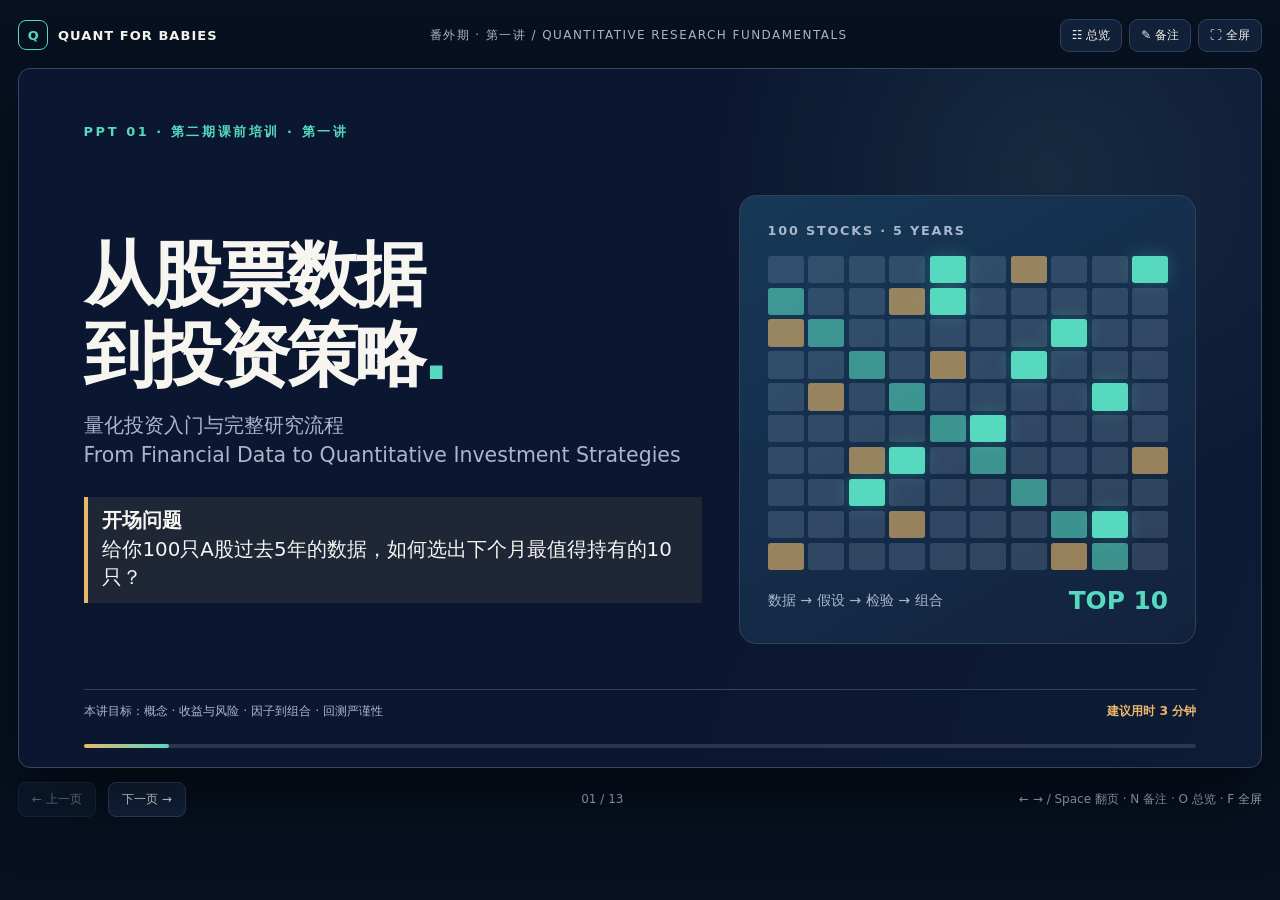
<file: extras/lecture-01/index.html>
<!doctype html>
<html lang="zh-CN">
<head>
  <meta charset="utf-8">
  <meta name="viewport" content="width=device-width, initial-scale=1">
  <meta name="theme-color" content="#0b1730">
  <meta name="description" content="番外期第一讲：量化投资入门与完整研究流程。13页互动培训课件，含讲者备注。">
  <title>番外期 · 第一讲｜量化投资入门与完整研究流程</title>
  <style>
    :root { color-scheme: dark; --navy:#0b1730; --navy2:#132342; --ink:#f6f5f0; --muted:#a9b7cb; --teal:#57d9c0; --gold:#e9b86b; --red:#f48d89; --line:#31425e; --panel:#172844; }
    * { box-sizing:border-box; }
    html, body { margin:0; min-height:100%; }
    body { background:#071120; color:var(--ink); font-family:"PingFang SC","Microsoft YaHei",Inter,system-ui,sans-serif; }
    button, a { -webkit-tap-highlight-color:transparent; }
    button { font:inherit; }
    button:focus-visible, a:focus-visible { outline:3px solid var(--gold); outline-offset:3px; }
    .app { min-height:100dvh; display:flex; flex-direction:column; align-items:center; gap:14px; padding:16px 18px 12px; }
    .toolbar { width:min(1440px,100%); display:flex; align-items:center; gap:14px; min-height:38px; }
    .brand { display:flex; gap:10px; align-items:center; text-decoration:none; color:var(--ink); font-size:13px; font-weight:700; letter-spacing:.08em; white-space:nowrap; }
    .brand-mark { display:grid; place-items:center; width:30px; height:30px; border:1px solid var(--teal); border-radius:8px; color:var(--teal); font-weight:800; letter-spacing:-.06em; }
    .toolbar-center { margin:auto; color:var(--muted); font-size:12px; letter-spacing:.12em; text-align:center; }
    .toolbar-actions { display:flex; gap:7px; }
    .icon-btn { border:1px solid var(--line); background:#12223a; color:var(--ink); border-radius:9px; padding:7px 11px; cursor:pointer; font-size:12px; white-space:nowrap; }
    .icon-btn:hover { border-color:var(--teal); }
    .stage { width:min(1440px, calc((100dvh - 112px) * 16 / 9), 100%); aspect-ratio:16/9; position:relative; overflow:hidden; background:var(--navy); border:1px solid #344766; border-radius:12px; box-shadow:0 30px 70px #0008; container-type:inline-size; }
    .stage::before { content:""; position:absolute; inset:0; pointer-events:none; background:radial-gradient(circle at 83% 15%,#2b526050,transparent 28%),linear-gradient(110deg,transparent 60%,#263a5920); z-index:0; }
    .slide { display:none; position:absolute; inset:0; padding:4.4cqw 5.2cqw 3.8cqw; flex-direction:column; z-index:1; overflow:hidden; }
    .slide.active { display:flex; }
    .slide-head { display:flex; align-items:flex-start; gap:20px; margin-bottom:2.4cqw; }
    .eyebrow { color:var(--teal); text-transform:uppercase; letter-spacing:.2em; font-size:1.04cqw; font-weight:800; margin-bottom:.7cqw; }
    .slide h1, .slide h2, .slide h3, .slide p { margin:0; }
    .slide h1 { font-size:4.7cqw; line-height:1.13; letter-spacing:-.045em; max-width:76%; }
    .slide h2 { font-size:3.0cqw; line-height:1.22; letter-spacing:-.03em; }
    .slide h3 { font-size:1.55cqw; line-height:1.32; }
    .dek { color:var(--muted); font-size:1.32cqw; line-height:1.55; margin-top:.65cqw!important; }
    .slide-num { margin-left:auto; color:var(--gold); font-size:1.2cqw; font-weight:800; border:1px solid #a87b4588; border-radius:999px; padding:.35cqw .8cqw; white-space:nowrap; }
    .body-grid { display:grid; gap:1.6cqw; flex:1; min-height:0; }
    .two { grid-template-columns:1fr 1fr; }
    .three { grid-template-columns:repeat(3,1fr); }
    .panel { background:#152643dd; border:1px solid #314660; border-radius:1.15cqw; padding:1.55cqw; min-width:0; }
    .panel.soft { background:#ffffff0a; }
    .panel.highlight { border-color:#5cbba8; background:#153b49a8; }
    .panel.warn { border-color:#b67569; background:#4d30346b; }
    .panel-label { color:var(--gold); font-size:1.03cqw; letter-spacing:.12em; font-weight:800; margin-bottom:.8cqw; }
    .panel p, .panel li { font-size:1.23cqw; line-height:1.52; color:#e5eaf0; }
    .panel ul, .panel ol { margin:.4cqw 0 0; padding-left:1.65cqw; }
    .panel li+li { margin-top:.37cqw; }
    .bigline { font-size:2.05cqw!important; line-height:1.35!important; font-weight:750; }
    .muted { color:var(--muted)!important; }
    .accent { color:var(--teal)!important; }
    .gold { color:var(--gold)!important; }
    .red { color:var(--red)!important; }
    .mono { font-family:ui-monospace,SFMono-Regular,Consolas,monospace; }
    .kicker { font-size:1.03cqw; color:var(--muted); text-transform:uppercase; letter-spacing:.14em; font-weight:700; }
    .chip-row { display:flex; flex-wrap:wrap; gap:.6cqw; align-items:center; }
    .chip { border:1px solid #526480; border-radius:999px; padding:.45cqw .8cqw; color:#dbe5ef; font-size:1.04cqw; white-space:nowrap; }
    .arrow { color:var(--teal); font-size:1.6cqw; font-weight:800; }
    .callout { border-left:.35cqw solid var(--teal); padding:.5cqw 1cqw; color:#eef8f7; font-size:1.52cqw; line-height:1.42; background:#2a706730; }
    .footer-note { margin-top:auto; padding-top:1.0cqw; border-top:1px solid var(--line); display:flex; justify-content:space-between; gap:2cqw; color:var(--muted); font-size:1.0cqw; }
    .footer-note strong { color:var(--gold); }
    .metric { font-size:3.6cqw; line-height:1; font-weight:850; letter-spacing:-.05em; }
    .metric-caption { font-size:1.08cqw; color:var(--muted); margin-top:.5cqw; }
    .formula { padding:.9cqw 1.1cqw; border:1px solid #517081; border-radius:.8cqw; background:#102a3c; font-family:Georgia,"Times New Roman",serif; font-size:2.0cqw; color:#f5eee0; text-align:center; line-height:1.35; }
    .formula small { display:block; margin-top:.5cqw; font-family:inherit; font-size:1.05cqw; color:var(--muted); }
    .step-grid { display:grid; grid-template-columns:repeat(3,1fr); gap:.9cqw; }
    .step { border:1px solid var(--line); border-radius:.85cqw; padding:1cqw; background:#ffffff09; }
    .step b { color:var(--teal); font-size:1.06cqw; }
    .step strong { display:block; margin:.35cqw 0; font-size:1.45cqw; }
    .step span { color:var(--muted); font-size:1.03cqw; line-height:1.35; }
    .mini-table { width:100%; border-collapse:collapse; font-size:1.05cqw; }
    .mini-table th { text-align:left; color:var(--muted); font-weight:650; padding:.4cqw .5cqw; border-bottom:1px solid var(--line); }
    .mini-table td { padding:.37cqw .5cqw; border-bottom:1px solid #ffffff15; }
    .mini-table tr.mark td { color:var(--teal); font-weight:800; background:#2d786126; }
    .mini-table tr:last-child td { border-bottom:0; }
    .chart { width:100%; height:100%; min-height:0; overflow:visible; }
    svg text { font-family:"PingFang SC","Microsoft YaHei",Inter,system-ui,sans-serif; }
    .chart-axis { stroke:#8191a466; stroke-width:1; }
    .chart-grid { stroke:#8191a433; stroke-width:1; stroke-dasharray:5 6; }
    .chart-label { fill:#b7c3d2; font-size:15px; }
    .chart-small { fill:#9fb0c6; font-size:12px; }
    .chart-teal { stroke:var(--teal); fill:none; stroke-width:4; stroke-linecap:round; stroke-linejoin:round; }
    .chart-gold { stroke:var(--gold); fill:none; stroke-width:4; stroke-linecap:round; stroke-linejoin:round; }
    .chart-red { stroke:var(--red); fill:none; stroke-width:3; stroke-dasharray:8 6; stroke-linecap:round; }
    .cover-layout { display:grid; grid-template-columns:1.15fr .85fr; gap:3.0cqw; flex:1; align-items:center; }
    .cover-title { font-size:5.7cqw!important; max-width:100%!important; }
    .cover-sub { font-size:1.65cqw; color:var(--muted); margin-top:1.3cqw!important; line-height:1.45; }
    .cover-visual { border:1px solid var(--line); border-radius:1.4cqw; padding:2.2cqw; background:linear-gradient(150deg,#173857,#12223d); }
    .stock-grid { display:grid; grid-template-columns:repeat(10,1fr); gap:.37cqw; }
    .stock-grid span { height:2.2cqw; border-radius:.22cqw; background:#9bb4cb35; }
    .stock-grid span:nth-child(7n) { background:#e9b86b9e; }
    .stock-grid span:nth-child(11n) { background:#57d9c099; }
    .stock-grid span.selected { background:var(--teal); box-shadow:0 0 18px #57d9c044; }
    .visual-bottom { display:flex; justify-content:space-between; align-items:center; margin-top:1.3cqw; font-size:1.15cqw; color:var(--muted); }
    .visual-bottom strong { font-size:2.0cqw; color:var(--teal); }
    .cover-question { border-left:.35cqw solid var(--gold); padding:.8cqw 1.2cqw; font-size:1.6cqw; line-height:1.45; background:#e9b86b17; margin-top:2.1cqw; }
    .flowline { display:flex; gap:.7cqw; align-items:center; flex-wrap:wrap; }
    .flowbox { border:1px solid #4b647c; background:#1a344d; border-radius:.8cqw; padding:.7cqw .85cqw; font-size:1.12cqw; font-weight:700; }
    .factor-bars { display:flex; align-items:end; height:6cqw; gap:.55cqw; border-bottom:1px solid #7890a5; margin:1cqw .3cqw .5cqw; }
    .factor-bars i { flex:1; background:linear-gradient(var(--teal),#28786c); border-radius:.25cqw .25cqw 0 0; }
    .factor-bars i:nth-child(1) { height:30%; }.factor-bars i:nth-child(2) { height:47%; }.factor-bars i:nth-child(3) { height:43%; }.factor-bars i:nth-child(4) { height:69%; }.factor-bars i:nth-child(5) { height:88%; }.factor-bars i:nth-child(6) { height:100%; }
    .rank-row { display:grid; grid-template-columns:1.8cqw 1fr 3.2cqw; align-items:center; gap:.6cqw; margin:.31cqw 0; font-size:1.02cqw; }
    .rank-track { height:.7cqw; background:#ffffff16; border-radius:99px; overflow:hidden; }
    .rank-fill { display:block; height:100%; background:#8ea1b1; border-radius:99px; }
    .rank-row.pick .rank-fill { background:var(--teal); }
    .rank-row.pick { color:var(--teal); font-weight:800; }
    .answer { display:none; color:var(--gold)!important; font-weight:800; margin-top:.6cqw!important; }
    .answer.visible { display:block; }
    .reveal { border:1px solid var(--gold); background:#e9b86b18; color:var(--gold); border-radius:.65cqw; padding:.55cqw .8cqw; cursor:pointer; font-size:1.05cqw; margin-top:.7cqw; }
    .stage-foot { position:absolute; z-index:2; left:5.2cqw; right:5.2cqw; bottom:1.5cqw; height:.3cqw; border-radius:99px; background:#ffffff20; }
    .stage-foot-fill { height:100%; width:7.69%; border-radius:99px; background:linear-gradient(90deg,var(--gold),var(--teal)); transition:width .25s; }
    .controls { width:min(1440px,100%); display:flex; align-items:center; gap:12px; color:var(--muted); font-size:12px; }
    .controls button { border:1px solid var(--line); background:#13233d; color:var(--ink); border-radius:8px; padding:8px 13px; cursor:pointer; }
    .controls button:hover { border-color:var(--teal); }
    .controls button:disabled { opacity:.35; cursor:default; }
    .progress-text { margin:auto; font-variant-numeric:tabular-nums; }
    .help { white-space:nowrap; }
    .overlay { display:none; position:fixed; inset:0; z-index:20; background:#05101de9; backdrop-filter:blur(9px); }
    .overlay.open { display:flex; }
    .drawer { margin-left:auto; width:min(660px,100%); background:#102038; border-left:1px solid #466078; display:flex; flex-direction:column; height:100%; }
    .drawer-head { display:flex; justify-content:space-between; align-items:center; gap:12px; padding:18px 22px; border-bottom:1px solid var(--line); }
    .drawer-head h2 { margin:0; font-size:19px; }
    .notes-scroll { overflow:auto; padding:20px 27px 45px; font-size:15px; line-height:1.7; color:#dce4ed; }
    .notes-scroll h2 { font-size:25px; color:#fff; margin:20px 0 7px; }
    .notes-scroll h3 { font-size:19px; color:var(--teal); margin:18px 0 6px; }
    .notes-scroll h4 { font-size:16px; color:var(--gold); margin:15px 0 5px; }
    .notes-scroll p { margin:9px 0; }
    .notes-scroll table { border-collapse:collapse; display:block; overflow-x:auto; font-size:13px; }
    .notes-scroll th,.notes-scroll td { padding:6px 9px; border:1px solid var(--line); min-width:75px; }
    .notes-scroll th { color:var(--gold); }
    .notes-scroll blockquote { border-left:3px solid var(--gold); margin:14px 0; padding:2px 15px; color:#f3e2c4; }
    .notes-scroll a { color:var(--teal); }
    .notes-scroll code { color:#f5c587; }
    .notes-scroll .math { display:block; overflow:auto; padding:9px; background:#19314a; border-radius:8px; }
    .overview { width:min(1040px,calc(100% - 32px)); max-height:min(760px,calc(100% - 32px)); margin:auto; background:#102038; border:1px solid #496078; border-radius:15px; display:flex; flex-direction:column; overflow:hidden; }
    .overview-grid { padding:22px; display:grid; grid-template-columns:repeat(3,1fr); gap:10px; overflow:auto; }
    .overview-grid button { text-align:left; border:1px solid var(--line); background:#182b47; color:var(--ink); border-radius:9px; padding:16px; cursor:pointer; }
    .overview-grid button:hover,.overview-grid button.current { border-color:var(--teal); background:#1b3c4e; }
    .overview-grid b { color:var(--teal); display:block; font-size:12px; margin-bottom:5px; }
    .overview-grid span { font-size:15px; font-weight:700; }
    @media (max-width: 900px) {
      .app { padding:0 0 66px; gap:0; }
      .toolbar { padding:10px 12px; background:#09172a; }
      .toolbar-center,.help { display:none; }
      .toolbar-actions { margin-left:auto; }
      .stage { width:100%; aspect-ratio:auto; min-height:calc(100dvh - 112px); border:0; border-radius:0; overflow:visible; container-type:normal; }
      .slide { position:relative; min-height:calc(100dvh - 112px); overflow:visible; padding:30px 20px 52px; }
      .slide-head { margin-bottom:24px; }
      .eyebrow,.panel-label,.kicker { font-size:11px; }
      .slide h1 { font-size:38px; max-width:100%; }
      .slide h2 { font-size:28px; }
      .slide h3 { font-size:18px; }
      .dek { font-size:15px; margin-top:8px!important; }
      .slide-num { font-size:12px; padding:5px 9px; }
      .cover-layout,.body-grid.two,.body-grid.three { grid-template-columns:1fr; }
      .body-grid { gap:12px; }
      .panel { padding:16px; border-radius:11px; }
      .panel p,.panel li,.callout,.cover-question { font-size:15px; }
      .bigline { font-size:21px!important; }
      .chip,.flowbox,.step b,.step span,.metric-caption { font-size:12px; }
      .arrow { font-size:18px; }
      .metric { font-size:38px; }
      .formula { font-size:21px; padding:13px; }
      .formula small { font-size:11px; }
      .step-grid { grid-template-columns:repeat(2,1fr); gap:8px; }
      .step { padding:10px; }
      .step strong { font-size:15px; }
      .mini-table { font-size:12px; }
      .mini-table th,.mini-table td { padding:5px 4px; }
      .chart { min-height:200px; max-height:290px; }
      .cover-title { font-size:43px!important; }
      .cover-sub { font-size:17px; }
      .cover-visual { padding:20px; border-radius:12px; }
      .stock-grid { gap:4px; }.stock-grid span { height:19px; }
      .visual-bottom { font-size:13px; }.visual-bottom strong { font-size:22px; }
      .cover-question { margin-top:18px; padding:12px; }
      .factor-bars { height:90px; }
      .rank-row { grid-template-columns:22px 1fr 40px; gap:8px; font-size:12px; margin:4px 0; }.rank-track { height:8px; }
      .reveal { font-size:12px; padding:7px 10px; }
      .footer-note { font-size:11px; margin-top:18px; }
      .stage-foot { left:20px; right:20px; bottom:20px; height:4px; }
      .controls { position:fixed; bottom:0; padding:9px 12px; background:#09172a; z-index:10; }
      .controls button { padding:8px 12px; }
      .overview-grid { grid-template-columns:1fr; }
    }
    @media (max-width: 520px) { .toolbar-actions .icon-btn { padding:7px 8px; }.brand { font-size:11px; }.brand-mark { width:26px; height:26px; }.slide h1 { font-size:32px; }.slide h2 { font-size:25px; }.step-grid { grid-template-columns:1fr 1fr; } }
    @media print { body { background:#fff; }.app,.stage { display:block; padding:0; margin:0; width:100%; height:auto; border:0; box-shadow:none; }.toolbar,.controls,.stage-foot,.overlay { display:none!important; }.slide,.slide.active { display:flex; position:relative; width:100%; height:100vh; page-break-after:always; break-after:page; -webkit-print-color-adjust:exact; print-color-adjust:exact; }.stage { overflow:visible; } }
  </style>
</head>
<body>
<div class="app">
  <header class="toolbar">
    <a class="brand" href="https://github.com/ThreshoLdnnis/Quant-for-babies#课程目录" aria-label="返回仓库课程目录"><span class="brand-mark">Q</span><span>QUANT FOR BABIES</span></a>
    <div class="toolbar-center">番外期 · 第一讲 / QUANTITATIVE RESEARCH FUNDAMENTALS</div>
    <div class="toolbar-actions">
      <button class="icon-btn" id="overviewBtn" type="button" aria-label="打开页面总览">☷ 总览</button>
      <button class="icon-btn" id="notesBtn" type="button" aria-label="打开讲者备注">✎ 备注</button>
      <button class="icon-btn" id="fullscreenBtn" type="button" aria-label="切换全屏">⛶ 全屏</button>
    </div>
  </header>
  <main class="stage" id="stage" aria-live="polite">
    <section class="slide active" data-title="封面与课程目标" aria-label="第1页，封面与课程目标">
      <div class="eyebrow">PPT 01 · 第二期课前培训 · 第一讲</div>
      <div class="cover-layout">
        <div>
          <h1 class="cover-title">从股票数据<br>到投资策略<span class="accent">.</span></h1>
          <p class="cover-sub">量化投资入门与完整研究流程<br><span class="muted">From Financial Data to Quantitative Investment Strategies</span></p>
          <div class="cover-question"><strong>开场问题</strong><br>给你100只A股过去5年的数据，如何选出下个月最值得持有的10只？</div>
        </div>
        <div class="cover-visual" aria-label="100只股票筛选出10只的示意图">
          <div class="kicker">100 STOCKS · 5 YEARS</div>
          <div class="stock-grid" id="stockGrid" style="margin-top:1.4cqw"></div>
          <div class="visual-bottom"><span>数据 → 假设 → 检验 → 组合</span><strong>TOP 10</strong></div>
        </div>
      </div>
      <div class="footer-note"><span>本讲目标：概念 · 收益与风险 · 因子到组合 · 回测严谨性</span><strong>建议用时 3 分钟</strong></div>
    </section>

    <section class="slide" data-title="什么是量化投资？" aria-label="第2页，什么是量化投资">
      <div class="slide-head"><div><div class="eyebrow">01 / 建立概念</div><h2>把投资思想，写成可验证的规则</h2><p class="dek">用金融数据、统计方法与程序，辅助选股、组合、风险管理和交易执行。</p></div><div class="slide-num">02 / 13</div></div>
      <div class="body-grid two">
        <div class="panel"><div class="panel-label">主观选股</div><p class="bigline">“我认为这家公司发展很好，所以可以买入。”</p><div class="flowline" style="margin-top:1.7cqw"><span class="flowbox">观察公司</span><span class="arrow">→</span><span class="flowbox">形成判断</span><span class="arrow">→</span><span class="flowbox">买入</span></div><p class="muted" style="margin-top:1.5cqw">依赖研究判断与经验；复盘时需辨别主观偏见。</p></div>
        <div class="panel highlight"><div class="panel-label">规则化选股</div><p class="bigline">“按20日动量、波动率和换手率评分，选前10只。”</p><div class="flowline" style="margin-top:1.7cqw"><span class="flowbox">定义指标</span><span class="arrow">→</span><span class="flowbox">计算排名</span><span class="arrow">→</span><span class="flowbox">回测验证</span></div><p class="muted" style="margin-top:1.5cqw">相同输入和规则下可复现；仍需警惕数据偏差、过拟合和模型失效。</p></div>
      </div>
      <div class="footer-note"><span>量化不等于AI猜涨跌，也不保证盈利；研究假设和风控仍需要人判断。</span><strong>建议用时 4 分钟</strong></div>
    </section>

    <section class="slide" data-title="量化研究员在做什么？" aria-label="第3页，量化研究员在做什么">
      <div class="slide-head"><div><div class="eyebrow">02 / 研究岗位</div><h2>研究员的工作：让假设接受检验</h2><p class="dek">问题示例：近期涨得多的股票，未来是否更容易继续上涨？</p></div><div class="slide-num">03 / 13</div></div>
      <div class="step-grid" style="flex:1">
        <div class="step"><b>01 · 提出假设</b><strong>动量信号</strong><span>寻找可能预测未来收益的金融逻辑。</span></div>
        <div class="step"><b>02 · 研究数据</b><strong>获取与清洗</strong><span>检查价格、成交量、财务数据的可靠性。</span></div>
        <div class="step"><b>03 · 计算因子</b><strong>量化特征</strong><span>把“近期涨幅”写成可重复计算的指标。</span></div>
        <div class="step"><b>04 · 检验关系</b><strong>统计证据</strong><span>比较因子与后续收益，检查稳定性。</span></div>
        <div class="step"><b>05 · 构建组合</b><strong>信号到持仓</strong><span>把多个信号转换为排名、股票权重。</span></div>
        <div class="step"><b>06 · 回测复盘</b><strong>收益与风险</strong><span>模拟交易、计入成本，再解释成败。</span></div>
      </div>
      <div class="footer-note"><span>QR重假设与模型；QD重工具与系统；数据工程师重数据可靠性。实际工作会协作重叠。</span><strong>建议用时 4 分钟</strong></div>
    </section>

    <section class="slide" data-title="量化研究的六步流程" aria-label="第4页，量化研究的六步流程">
      <div class="slide-head"><div><div class="eyebrow">03 / 研究框架</div><h2>数据 → 因子 → 检验 → 策略 → 回测 → 报告</h2><p class="dek">每一步的输出，都是下一步的输入；任何数据错误都会沿研究链传播。</p></div><div class="slide-num">04 / 13</div></div>
      <div class="step-grid" style="flex:1">
        <div class="step"><b>INPUT 01</b><strong>数据工程</strong><span>行情/交易规则 → 清洗后的历史样本<br>Python · AkShare · pandas · SQLite · SQL</span></div>
        <div class="step"><b>OUTPUT 02</b><strong>因子计算</strong><span>历史样本 → 每只股票每期的因子值<br>NumPy · pandas Rolling</span></div>
        <div class="step"><b>EVIDENCE 03</b><strong>因子检验</strong><span>因子 + 后续收益 → 预测关系证据<br>Spearman · Rank IC · ICIR</span></div>
        <div class="step"><b>RULES 04</b><strong>策略构建</strong><span>因子证据 → 标准化评分与目标持仓<br>Z-score · 等权合成 · Top N</span></div>
        <div class="step"><b>SIMULATE 05</b><strong>策略回测</strong><span>目标持仓 + 交易约束 → 收益风险曲线<br>月度调仓 · 夏普 · 最大回撤</span></div>
        <div class="step"><b>EXPLAIN 06</b><strong>研究报告</strong><span>实验结果 → 图表、对照与结论<br>样本外验证 · 对照实验</span></div>
      </div>
      <div class="footer-note"><span>研究是持续迭代：提出假设 → 实验验证 → 发现问题 → 修正方法。</span><strong>建议用时 5 分钟</strong></div>
    </section>

    <section class="slide" data-title="A股市场基本交易知识" aria-label="第5页，A股市场基本交易知识">
      <div class="slide-head"><div><div class="eyebrow">04 / 市场基础</div><h2>交易制度决定回测能否落地</h2><p class="dek">A股日行情包括股票代码、OHLC价格、成交量、成交额与换手率。</p></div><div class="slide-num">05 / 13</div></div>
      <div class="body-grid two">
        <div class="panel"><div class="panel-label">OHLCV · 一天的价格与成交</div>
          <svg class="chart" viewBox="0 0 510 220" role="img" aria-label="模拟OHLC蜡烛图，标记开盘、最高、最低、收盘">
            <line class="chart-grid" x1="30" y1="48" x2="480" y2="48"/><line class="chart-grid" x1="30" y1="110" x2="480" y2="110"/><line class="chart-grid" x1="30" y1="175" x2="480" y2="175"/>
            <line x1="250" y1="27" x2="250" y2="185" stroke="#57d9c0" stroke-width="5"/><rect x="224" y="70" width="52" height="76" rx="4" fill="#57d9c0"/>
            <line x1="280" y1="28" x2="360" y2="28" stroke="#e9b86b" stroke-width="2"/><text x="368" y="33" class="chart-label">High 最高</text>
            <line x1="277" y1="70" x2="358" y2="70" stroke="#e9b86b" stroke-width="2"/><text x="368" y="75" class="chart-label">Close 收盘</text>
            <line x1="222" y1="146" x2="140" y2="146" stroke="#e9b86b" stroke-width="2"/><text x="26" y="151" class="chart-label">Open 开盘</text>
            <line x1="280" y1="185" x2="360" y2="185" stroke="#e9b86b" stroke-width="2"/><text x="368" y="190" class="chart-label">Low 最低</text>
          </svg>
          <p class="muted">Volume = 成交股数；Amount = 成交金额；换手率 ≈ 成交股数 / 流通股本（具体口径看数据源）。</p>
        </div>
        <div class="panel"><div class="panel-label">必须进入交易模拟的约束</div><div class="chip-row"><span class="chip">T+1</span><span class="chip">主板常规 ±10%</span><span class="chip">科创/创业板常规 ±20%</span><span class="chip">停牌</span><span class="chip">交易日历</span><span class="chip">费用与滑点</span></div><p style="margin-top:1.4cqw">分红送股会造成机械价格变化，跨期收益研究要核对复权或总收益口径。</p><div class="callout" style="margin-top:1.3cqw">收盘后出现买入信号，次日涨停无法成交：不能假设订单必然执行。</div></div>
      </div>
      <div class="footer-note"><span>历史规则要按当时日期处理：2026-07-06起沪深主板风险警示股票日涨跌幅改为10%。</span><strong>建议用时 6 分钟</strong></div>
    </section>

    <section class="slide" data-title="收益率究竟是什么？" aria-label="第6页，收益率究竟是什么">
      <div class="slide-head"><div><div class="eyebrow">05 / 数学直觉</div><h2>收益率描述相对变化，跨期必须复利</h2><p class="dek">简单收益率只计价格时，尚未纳入分红和交易成本。</p></div><div class="slide-num">06 / 13</div></div>
      <div class="body-grid two">
        <div class="panel"><div class="formula">r<sub>t</sub> = (P<sub>t</sub> − P<sub>t−1</sub>) / P<sub>t−1</sub><small>P<sub>t</sub> 当前价格 · P<sub>t−1</sub> 上期价格</small></div><div style="display:flex; gap:1cqw; margin-top:1.25cqw"><div><div class="metric accent">+5%</div><div class="metric-caption">100元 → 105元</div></div><div><div class="metric gold">+2.9%</div><div class="metric-caption">再跌2% → 102.9元</div></div></div><div class="formula" style="margin-top:1.2cqw;font-size:1.55cqw">R<sub>cum</sub> = ∏<sub>t=1…T</sub>(1 + r<sub>t</sub>) − 1</div></div>
        <div class="panel"><div class="panel-label">模拟价格路径 · 单位：元</div><svg class="chart" viewBox="0 0 520 240" role="img" aria-label="模拟价格从100元升至105元后降至102.9元的折线图"><line class="chart-grid" x1="45" y1="50" x2="490" y2="50"/><line class="chart-grid" x1="45" y1="130" x2="490" y2="130"/><line class="chart-grid" x1="45" y1="205" x2="490" y2="205"/><text x="8" y="55" class="chart-small">105</text><text x="8" y="135" class="chart-small">102</text><text x="8" y="210" class="chart-small">100</text><path class="chart-teal" d="M65 205 L255 50 L455 105"/><circle cx="65" cy="205" r="6" fill="#57d9c0"/><circle cx="255" cy="50" r="6" fill="#57d9c0"/><circle cx="455" cy="105" r="6" fill="#57d9c0"/><text x="43" y="231" class="chart-label">初始</text><text x="232" y="231" class="chart-label">第1期</text><text x="434" y="231" class="chart-label">第2期</text></svg></div>
      </div>
      <div class="footer-note"><span>收益率还用于动量、波动率、未来收益标签、净值、夏普与回撤。<button class="reveal" data-target="answer6" type="button">思考：+20%后−20%？</button><span class="answer" id="answer6">答案：1.2 × 0.8 − 1 = −4%</span></span><strong>建议用时 5 分钟</strong></div>
    </section>

    <section class="slide" data-title="Alpha、Beta和Benchmark" aria-label="第7页，Alpha、Beta和Benchmark">
      <div class="slide-head"><div><div class="eyebrow">06 / 收益与风险</div><h2>赚钱、跑赢基准、创造Alpha，是三层判断</h2><p class="dek">策略收益+12%，同期合适基准+16%：简单相对收益是−4个百分点。</p></div><div class="slide-num">07 / 13</div></div>
      <div class="body-grid two">
        <div class="panel"><div class="panel-label">假设净值 · 策略 vs 基准</div><svg class="chart" viewBox="0 0 520 260" role="img" aria-label="假设策略增长12%，基准增长16%的净值曲线"><line class="chart-grid" x1="50" y1="30" x2="490" y2="30"/><line class="chart-grid" x1="50" y1="120" x2="490" y2="120"/><line class="chart-grid" x1="50" y1="220" x2="490" y2="220"/><text x="7" y="34" class="chart-small">1.16</text><text x="7" y="224" class="chart-small">1.00</text><path class="chart-gold" d="M50 220 L150 175 L260 135 L360 90 L480 30"/><path class="chart-teal" d="M50 220 L150 185 L260 155 L360 145 L480 80"/><text x="360" y="31" class="chart-label" fill="#e9b86b">基准 +16%</text><text x="363" y="107" class="chart-label" fill="#57d9c0">策略 +12%</text></svg><p class="muted">基准要匹配股票池与风险特征，不能默认所有A股策略都用沪深300。</p></div>
        <div class="panel"><div class="panel-label">三个概念</div><p><strong class="gold">Benchmark</strong>：业绩比较基准，评价相对表现。</p><p style="margin-top:1cqw"><strong class="accent">Beta β</strong>：对市场波动的历史线性敏感度。</p><div class="formula" style="font-size:1.45cqw;margin-top:.8cqw">β = Cov(R<sub>p</sub>, R<sub>m</sub>) / Var(R<sub>m</sub>)</div><p style="margin-top:1cqw"><strong class="gold">Alpha α</strong>：控制市场风险后的模型截距，非简单收益差。</p><div class="formula" style="font-size:1.3cqw;margin-top:.8cqw">R<sub>p</sub> − R<sub>f</sub> = α + β(R<sub>m</sub> − R<sub>f</sub>) + ε</div></div>
      </div>
      <div class="footer-note"><span>β≈1、β&gt;1、0&lt;β&lt;1分别表示接近、更高、更低的历史市场敏感度；并非固定比例预测。</span><strong>建议用时 5 分钟</strong></div>
    </section>

    <section class="slide" data-title="什么是股票因子？" aria-label="第8页，什么是股票因子">
      <div class="slide-head"><div><div class="eyebrow">07 / 因子入门</div><h2>因子是股票特征的可计算刻度</h2><p class="dek">它可以描述风险或收益差异；是否预测未来，仍要用数据检验。</p></div><div class="slide-num">08 / 13</div></div>
      <div class="body-grid three">
        <div class="panel"><div class="panel-label">MOMENTUM / 动量</div><h3>过去20日收益</h3><div class="factor-bars"><i></i><i></i><i></i><i></i><i></i><i></i></div><p>近期上涨较多，未来会继续表现较好吗？</p></div>
        <div class="panel"><div class="panel-label">VOLATILITY / 波动率</div><h3>过去20日日收益波动</h3><svg class="chart" viewBox="0 0 300 115" role="img" aria-label="高低波动两条模拟价格路径"><path class="chart-teal" d="M10 78 L60 68 L110 72 L160 61 L210 54 L280 48"/><path class="chart-gold" d="M10 90 L60 20 L110 84 L160 28 L210 95 L280 37"/></svg><p>高波动与低波动的后续收益有系统差异吗？</p></div>
        <div class="panel"><div class="panel-label">TURNOVER / 换手率</div><h3>近期交易活跃度</h3><div class="factor-bars"><i></i><i></i><i></i><i></i><i></i><i></i></div><p>交易越活跃，后续收益是否不同？</p></div>
      </div>
      <div class="footer-note"><span>常见还有价值、质量、风险、流动性因子。因子≠策略、因子≠预测结果、方向需检验。</span><strong>建议用时 5 分钟</strong></div>
    </section>

    <section class="slide" data-title="因子与未来收益的关系" aria-label="第9页，因子与未来收益的关系">
      <div class="slide-head"><div><div class="eyebrow">08 / 时间顺序</div><h2>只能用已知特征，检验未知的未来</h2><p class="dek">在T日收盘形成信号；后续收益只用于事后评价，实际持有期需从可执行交易时点开始。</p></div><div class="slide-num">09 / 13</div></div>
      <div class="body-grid two">
        <div class="panel"><div class="panel-label">信息时间轴</div><div class="flowline" style="margin:1.5cqw 0 2cqw"><span class="flowbox">T−20 至 T<br>过去行情</span><span class="arrow">→</span><span class="flowbox">T日收盘<br>因子 X</span><span class="arrow">→</span><span class="flowbox">未来20日<br>收益 Y</span></div><div class="callout">X 是当时已经可见的特征；Y 是事后才能知道的标签。</div><p style="margin-top:1.6cqw">相关性不代表因果性；有预测关系，也不代表某只股票必然上涨。</p></div>
        <div class="panel"><div class="panel-label">模拟教学数据 · 非真实A股</div><table class="mini-table"><thead><tr><th>股票</th><th>当前动量 X</th><th>后续20日收益 Y</th></tr></thead><tbody><tr><td>A</td><td>+15%</td><td>+8%</td></tr><tr><td>B</td><td>+10%</td><td>+5%</td></tr><tr><td>C</td><td>+4%</td><td>+1%</td></tr><tr><td>D</td><td>−3%</td><td>−2%</td></tr><tr><td>E</td><td>−8%</td><td>−6%</td></tr></tbody></table><p style="margin-top:1cqw">一次五只股票的观察远远不够：还要看更多股票、更多时期、稳定性与扣成本后的收益。</p></div>
      </div>
      <div class="footer-note"><span>后续第四讲：Rank IC、ICIR、分组收益检验。</span><strong>建议用时 5 分钟</strong></div>
    </section>

    <section class="slide" data-title="从因子到股票组合" aria-label="第10页，从因子到股票组合">
      <div class="slide-head"><div><div class="eyebrow">09 / 组合构建</div><h2>评分 → 排名 → Top N → 等权持仓</h2><p class="dek">课堂模拟：10只股票中选出得分最高的E、A、C三只。</p></div><div class="slide-num">10 / 13</div></div>
      <div class="body-grid two">
        <div class="panel"><div class="panel-label">模拟综合得分排名</div>
          <div class="rank-row pick"><b>E</b><div class="rank-track"><i class="rank-fill" style="width:100%"></i></div><span>1.60</span></div>
          <div class="rank-row pick"><b>A</b><div class="rank-track"><i class="rank-fill" style="width:84%"></i></div><span>1.20</span></div>
          <div class="rank-row pick"><b>C</b><div class="rank-track"><i class="rank-fill" style="width:72%"></i></div><span>0.90</span></div>
          <div class="rank-row"><b>I</b><div class="rank-track"><i class="rank-fill" style="width:63%"></i></div><span>0.70</span></div>
          <div class="rank-row"><b>G</b><div class="rank-track"><i class="rank-fill" style="width:51%"></i></div><span>0.40</span></div>
          <div class="rank-row"><b>D</b><div class="rank-track"><i class="rank-fill" style="width:40%"></i></div><span>0.10</span></div>
          <div class="rank-row"><b>J</b><div class="rank-track"><i class="rank-fill" style="width:36%"></i></div><span>0.00</span></div>
          <div class="rank-row"><b>F</b><div class="rank-track"><i class="rank-fill" style="width:29%"></i></div><span>−0.20</span></div>
          <div class="rank-row"><b>B</b><div class="rank-track"><i class="rank-fill" style="width:18%"></i></div><span>−0.50</span></div>
          <div class="rank-row"><b>H</b><div class="rank-track"><i class="rank-fill" style="width:3%"></i></div><span>−0.90</span></div>
        </div>
        <div class="panel highlight"><div class="panel-label">目标组合 · 等权</div><div class="metric accent">33.33%</div><div class="metric-caption">每只股票的目标权重 wᵢ = 1 / 3</div><div class="flowline" style="margin:1.8cqw 0"><span class="flowbox">E · 1/3</span><span class="flowbox">A · 1/3</span><span class="flowbox">C · 1/3</span></div><p>每月按预设时间重新计算因子、排名和目标持仓。实际权重会受成交价格、余额和费用影响。</p></div>
      </div>
      <div class="footer-note"><span>正式策略还要处理MAD去极值、Z-score、因子方向与合成；在第三、五讲展开。</span><strong>建议用时 4 分钟</strong></div>
    </section>

    <section class="slide" data-title="为什么需要回测？" aria-label="第11页，为什么需要回测">
      <div class="slide-head"><div><div class="eyebrow">10 / 策略验证</div><h2>回测检验历史表现、风险与可交易性</h2><p class="dek">净值最终上涨，不代表过程没有亏损；历史表现也不能保证未来收益。</p></div><div class="slide-num">11 / 13</div></div>
      <div class="body-grid two">
        <div class="panel"><div class="panel-label">模拟策略净值 · 初始1.00</div><svg class="chart" viewBox="0 0 520 260" role="img" aria-label="模拟净值依次为1.00、1.04、1.01、1.08的折线图"><line class="chart-grid" x1="45" y1="45" x2="490" y2="45"/><line class="chart-grid" x1="45" y1="130" x2="490" y2="130"/><line class="chart-grid" x1="45" y1="220" x2="490" y2="220"/><text x="5" y="49" class="chart-small">1.08</text><text x="5" y="134" class="chart-small">1.04</text><text x="5" y="224" class="chart-small">1.00</text><path class="chart-teal" d="M55 220 L190 130 L330 195 L465 45"/><circle cx="55" cy="220" r="6" fill="#57d9c0"/><circle cx="190" cy="130" r="6" fill="#57d9c0"/><circle cx="330" cy="195" r="6" fill="#f48d89"/><circle cx="465" cy="45" r="6" fill="#57d9c0"/><text x="240" y="173" class="chart-label" fill="#f48d89">回撤约−2.88%</text><text x="44" y="247" class="chart-small">初始</text><text x="177" y="247" class="chart-small">第1期</text><text x="317" y="247" class="chart-small">第2期</text><text x="452" y="247" class="chart-small">第3期</text></svg></div>
        <div class="panel"><div class="formula" style="font-size:1.55cqw">NAV<sub>t</sub> = NAV<sub>t−1</sub> × (1 + R<sub>t</sub>)</div><p style="margin-top:1.1cqw"><strong class="accent">净值曲线</strong>：累计表现。</p><p style="margin-top:.8cqw"><strong class="gold">最大回撤</strong>：相对先前高点的最大跌幅。</p><p style="margin-top:.8cqw"><strong class="red">夏普比率</strong>：单位波动风险对应的超额收益。</p><div class="callout" style="margin-top:1.2cqw">问四件事：收益、风险、成本、跨时期稳定性。</div></div>
      </div>
      <div class="footer-note"><span>还要检查滑点、换手、停牌、涨跌停、参数选择与过拟合。高收益配50%回撤还优秀吗？</span><strong>建议用时 4 分钟</strong></div>
    </section>

    <section class="slide" data-title="三个最危险的研究错误" aria-label="第12页，三个最危险的研究错误">
      <div class="slide-head"><div><div class="eyebrow">11 / 科研规范</div><h2>三个偏差，会让漂亮回测失去可信度</h2><p class="dek">错误并不一定使收益变高，但会破坏结论的可靠性。</p></div><div class="slide-num">12 / 13</div></div>
      <div class="body-grid three">
        <div class="panel warn"><div class="panel-label">01 · 前视偏差</div><h3>提前使用未来信息</h3><p style="margin-top:1.1cqw"><strong class="red">错误</strong>：T日收盘后算出信号，却假设已按T日收盘价买入。</p><p style="margin-top:1.1cqw"><strong class="accent">修复</strong>：记录信息可见时点，下一可交易时点执行。</p></div>
        <div class="panel warn"><div class="panel-label">02 · 幸存者偏差</div><h3>只看最终留下的股票</h3><p style="margin-top:1.1cqw"><strong class="red">错误</strong>：用2026年沪深300成分，直接回测2020年。</p><p style="margin-top:1.1cqw"><strong class="accent">修复</strong>：按历史时点还原股票池、停牌与退市状态。</p></div>
        <div class="panel warn"><div class="panel-label">03 · 忽略交易成本</div><h3>假设交易免费且必成交</h3><p style="margin-top:1.1cqw"><strong class="red">错误</strong>：高频调仓只报毛收益，不扣费用、税和滑点。</p><p style="margin-top:1.1cqw"><strong class="accent">修复</strong>：合理模拟成交条件，报告扣费后的净收益。</p></div>
      </div>
      <div class="footer-note"><span>研究原则：信息当时已知 · 样本符合历史 · 收益计入交易摩擦。</span><strong>建议用时 5 分钟</strong></div>
    </section>

    <section class="slide" data-title="研究问题与课堂总结" aria-label="第13页，研究问题与课堂总结">
      <div class="slide-head"><div><div class="eyebrow">12 / 总结与衔接</div><h2>用可复现的实验，回答三个研究问题</h2><p class="dek">H1–H3是待检验的假设，不是已经得到的结论。</p></div><div class="slide-num">13 / 13</div></div>
      <div class="body-grid three">
        <div class="panel"><div class="panel-label">H1 · 预测能力</div><h3>量价因子与未来收益有关吗？</h3><p style="margin-top:1cqw">Rank IC · ICIR · 分组收益</p></div>
        <div class="panel"><div class="panel-label">H2 · 组合优势</div><h3>静态多因子样本外能胜过部分单因子吗？</h3><p style="margin-top:1cqw">单因子 vs 多因子对照回测</p></div>
        <div class="panel"><div class="panel-label">H3 · 成本影响</div><h3>扣除交易成本后，结果如何变化？</h3><p style="margin-top:1cqw">毛/净收益 · 成本敏感性</p></div>
      </div>
      <div class="panel soft" style="margin-top:1cqw"><div class="panel-label">课堂检查 · 口头回答</div><div class="chip-row"><span class="chip">100只股票选10只：研究步骤？</span><span class="chip">高动量能保证上涨吗？</span><span class="chip">漂亮净值曲线要检查什么？</span></div><p style="margin-top:.8cqw">后续四讲：数据工程 → 因子计算 → 因子检验 → 多因子回测与研究报告。</p></div>
      <div class="footer-note"><span>最终交付：A股SQLite数据库、三因子有效性分析、策略回测、实证报告与个人答辩。</span><strong>建议用时 4 分钟</strong></div>
    </section>
    <div class="stage-foot" aria-hidden="true"><div class="stage-foot-fill" id="stageProgress"></div></div>
  </main>
  <footer class="controls"><button id="prevBtn" type="button" aria-label="上一页">← 上一页</button><button id="nextBtn" type="button" aria-label="下一页">下一页 →</button><span class="progress-text" id="pageCount">01 / 13</span><span class="help">← → / Space 翻页 · N 备注 · O 总览 · F 全屏</span></footer>
</div>

<div class="overlay" id="notesOverlay" role="dialog" aria-modal="true" aria-label="讲者备注"><div class="drawer"><div class="drawer-head"><h2 id="notesTitle">讲者备注</h2><button class="icon-btn" data-close="notesOverlay" type="button">关闭 ✕</button></div><div class="notes-scroll" id="notesBody"></div></div></div>
<div class="overlay" id="overviewOverlay" role="dialog" aria-modal="true" aria-label="页面总览"><div class="overview"><div class="drawer-head"><h2>13页课程总览</h2><button class="icon-btn" data-close="overviewOverlay" type="button">关闭 ✕</button></div><div class="overview-grid" id="overviewGrid"></div></div></div>

<script id="notesData" type="application/json">["<h2>P01｜封面与课程目标<\/h2>\n<p>建议用时：3分钟<\/p>\n<h2>从股票数据到投资策略<\/h2>\n<p>量化投资入门与完整研究流程<\/p>\n<p>From Financial Data to Quantitative Investment Strategies<\/p>\n<p><strong>PPT正文：<\/strong><\/p>\n<p>本课程是《A股多因子量化选股与回测研究》的第一讲，旨在帮助大家建立量化金融的基本认知，理解一个量化研究员如何从金融数据中提出投资假设，并通过统计检验与策略回测验证其有效性。<\/p>\n<p><strong>本讲学习目标<\/strong><\/p>\n<ol>\n<li>认识量化投资的基本概念与研究流程。<\/li>\n<li>理解股票收益率、风险、Alpha、Beta与因子。<\/li>\n<li>掌握从因子信号到投资组合的基本逻辑。<\/li>\n<li>初步认识回测偏差与量化研究的严谨性。<\/li>\n<\/ol>\n<p><strong>课堂开场问题：<\/strong><\/p>\n<blockquote>\n<p>假设现在给你100只A股股票过去5年的行情数据，你需要选出下个月最值得持有的10只股票，你会怎么做？<\/p>\n<\/blockquote>\n<p><strong>授课提示：<\/strong><\/p>\n<p>先让大家自由提出选股方法，例如看涨跌幅、财报、成交量、行业，或者使用AI预测。随后告诉他们：<\/p>\n<p>“接下来的课程，我们就是尝试把这些直觉转换成可以计算、验证和复现的投资规则。”<\/p>\n<p><strong>排版建议：<\/strong> 大标题居左，右侧展示股票行情矩阵与投资组合图；开场问题作为页面下方最醒目的文字。<\/p>\n<hr />", "<h2>P02｜什么是量化投资？<\/h2>\n<p>建议用时：4分钟<\/p>\n<h3>量化投资：用数据、数学模型与规则辅助投资决策<\/h3>\n<p><strong>PPT正文：<\/strong><\/p>\n<p>量化投资（Quantitative Investing）是指利用金融数据、数学统计方法和计算机程序，将投资思想转化为可执行、可检验的规则，并应用于证券选择、投资组合构建、风险管理及交易执行的投资方式。<\/p>\n<p>它的核心不是预测每一次价格涨跌，而是<strong>用系统化的方法识别可能存在的统计规律，并检验这些规律能否转化为有价值的投资策略。<\/strong><\/p>\n<h3>主观投资与量化投资的区别<\/h3>\n<table>\n<thead>\n<tr>\n<th>对比维度<\/th>\n<th>主观投资<\/th>\n<th>量化投资<\/th>\n<\/tr>\n<\/thead>\n<tbody>\n<tr>\n<td>选股依据<\/td>\n<td>研究判断、经验、投资逻辑<\/td>\n<td>预先定义的数据指标与规则<\/td>\n<\/tr>\n<tr>\n<td>决策方式<\/td>\n<td>人为综合判断<\/td>\n<td>模型计算与系统执行<\/td>\n<\/tr>\n<tr>\n<td>一致性<\/td>\n<td>可能随判断变化<\/td>\n<td>相同输入和规则下结果可复现<\/td>\n<\/tr>\n<tr>\n<td>验证方式<\/td>\n<td>基本面跟踪、投资复盘等<\/td>\n<td>统计检验、回测、样本外验证<\/td>\n<\/tr>\n<tr>\n<td>典型风险<\/td>\n<td>主观偏见、判断偏差<\/td>\n<td>数据偏差、模型失效、过拟合<\/td>\n<\/tr>\n<\/tbody>\n<\/table>\n<p><strong>示例：<\/strong><\/p>\n<p>主观选股：<\/p>\n<p>“我认为这家公司未来发展很好，所以可以买入。”<\/p>\n<p>量化选股：<\/p>\n<p>“我定义了一套筛选条件，将股票按照过去20日动量、波动率和换手率评分，选择综合排名前10的股票。”<\/p>\n<h3>必须强调的三个观点<\/h3>\n<ul>\n<li>量化投资不等于人工智能预测股票。<\/li>\n<li>量化投资不意味着能够保证盈利。<\/li>\n<li>量化模型可以规则化，但研究假设、因子选择与风险控制依然需要人的判断。<\/li>\n<\/ul>\n<p><strong>讲解重点：<\/strong><\/p>\n<p>量化与主观投资并非完全对立。例如基本面研究员可以提出某种投资逻辑，量化研究员再将其转化成可检验的数据指标。<\/p>\n<p><strong>排版建议：<\/strong> 左右双栏展示“主观决策”和“量化决策”，底部突出一句话：<\/p>\n<p><strong>量化的核心是将投资思想转化为可验证的规则，而不是让计算机替我们猜价格。<\/strong><\/p>\n<hr />", "<h2>P03｜量化研究员在做什么？<\/h2>\n<p>建议用时：4分钟<\/p>\n<h3>量化研究员的核心工作：从数据中寻找可以被验证的投资信号<\/h3>\n<p><strong>PPT正文：<\/strong><\/p>\n<p>量化研究员（Quantitative Researcher）运用统计学、数学、计算机科学和金融知识，研究金融市场中可能存在的规律，并尝试构建具有预测价值或风险管理价值的模型。<\/p>\n<p>典型工作包括：<\/p>\n<table>\n<thead>\n<tr>\n<th>工作内容<\/th>\n<th>实际研究任务<\/th>\n<\/tr>\n<\/thead>\n<tbody>\n<tr>\n<td>金融数据研究<\/td>\n<td>获取、清洗股票价格、成交量与财务数据<\/td>\n<\/tr>\n<tr>\n<td>Alpha信号研究<\/td>\n<td>提出可能预测未来收益的投资假设<\/td>\n<\/tr>\n<tr>\n<td>因子分析<\/td>\n<td>计算因子，检验其与未来收益的关系<\/td>\n<\/tr>\n<tr>\n<td>投资组合构建<\/td>\n<td>将多个信号转换成股票权重与持仓<\/td>\n<\/tr>\n<tr>\n<td>策略回测<\/td>\n<td>模拟历史投资，计算收益、风险和交易成本<\/td>\n<\/tr>\n<tr>\n<td>研究复盘<\/td>\n<td>分析策略失效原因，改进假设与实验方法<\/td>\n<\/tr>\n<\/tbody>\n<\/table>\n<h3>用一个真实工作场景解释<\/h3>\n<p>假设研究员发现：<\/p>\n<p>“近期涨幅较大的股票，未来一段时间是否更容易继续上涨？”<\/p>\n<p>他可能会依次开展以下工作：<\/p>\n<p>提出动量假设<\/p>\n<p>获取历史行情<\/p>\n<p>计算动量因子<\/p>\n<p>形成研究结论<\/p>\n<p>模拟组合收益<\/p>\n<p>检验预测能力<\/p>\n<p><strong>讲解重点：<\/strong><\/p>\n<p>可以补充量化研究员（QR）、量化开发工程师（QD）与量化数据工程师之间的区别：研究员更关注假设与模型，开发工程师更关注研究工具和系统实现，数据工程师更关注数据的可靠性。但实际机构中这些职责经常互相协作，甚至有所重叠。<\/p>\n<p>我们的第二期项目会让大家接触整个过程，而不是只学习其中一个岗位的操作。<\/p>\n<p><strong>排版建议：<\/strong> 以“研究员的一天”作为视觉主题，使用工作流图和时间轴，减少大段文字。<\/p>\n<hr />", "<h2>P04｜量化研究的六步完整流程<\/h2>\n<p>建议用时：5分钟<\/p>\n<h3>一个完整的量化策略，不止需要算法，还需要完整的研究证据链<\/h3>\n<p><strong>PPT正文：<\/strong><\/p>\n<p>我们本期采用六阶段研究方法：<\/p>\n<h3>每一步在本项目中具体做什么？<\/h3>\n<table>\n<thead>\n<tr>\n<th>阶段<\/th>\n<th>我们会使用的主要技术<\/th>\n<\/tr>\n<\/thead>\n<tbody>\n<tr>\n<td>数据工程<\/td>\n<td>Python、AkShare、pandas、SQLite、SQL<\/td>\n<\/tr>\n<tr>\n<td>因子计算<\/td>\n<td>NumPy、pandas Rolling<\/td>\n<\/tr>\n<tr>\n<td>因子检验<\/td>\n<td>Spearman相关系数、Rank IC、ICIR<\/td>\n<\/tr>\n<tr>\n<td>策略构建<\/td>\n<td>Z-score、因子等权合成、Top N<\/td>\n<\/tr>\n<tr>\n<td>策略回测<\/td>\n<td>月度调仓、组合收益、夏普、最大回撤<\/td>\n<\/tr>\n<tr>\n<td>研究报告<\/td>\n<td>实验图表、样本外验证、对照实验<\/td>\n<\/tr>\n<\/tbody>\n<\/table>\n<p><strong>讲解重点：<\/strong><\/p>\n<p>让组员认识到每个环节的结果都会影响下一个环节。<\/p>\n<p>如果股票历史数据存在错误，那么即使因子公式、回测代码全部正确，最后的研究结论仍然可能不可靠。<\/p>\n<p>再强调一句：<\/p>\n<p><strong>研究不是一次完成的流水线，而是提出假设、实验验证、发现问题、修正方法的持续迭代过程。<\/strong><\/p>\n<p><strong>排版建议：<\/strong> 将六阶段绘制成一张横向主流程图，下面对应各自的技术栈和输出文件。它也可以作为后面四讲课件的导航页。<\/p>\n<hr />", "<h2>P05｜A股市场基本交易知识<\/h2>\n<p>建议用时：6分钟<\/p>\n<h3>量化研究必须理解交易制度，否则回测可能脱离真实市场<\/h3>\n<p><strong>PPT正文：<\/strong><\/p>\n<p>A股是以人民币计价、在中国境内证券市场交易的股票。股票价格、成交量、交易制度和上市状态共同构成量化研究的重要基础。<\/p>\n<h3>1. 股票日行情的主要字段<\/h3>\n<table>\n<thead>\n<tr>\n<th>字段<\/th>\n<th>英文<\/th>\n<th>含义<\/th>\n<\/tr>\n<\/thead>\n<tbody>\n<tr>\n<td>开盘价<\/td>\n<td>Open<\/td>\n<td>当日开盘形成的价格<\/td>\n<\/tr>\n<tr>\n<td>最高价<\/td>\n<td>High<\/td>\n<td>当日最高成交价格<\/td>\n<\/tr>\n<tr>\n<td>最低价<\/td>\n<td>Low<\/td>\n<td>当日最低成交价格<\/td>\n<\/tr>\n<tr>\n<td>收盘价<\/td>\n<td>Close<\/td>\n<td>当日收盘形成的价格<\/td>\n<\/tr>\n<tr>\n<td>成交量<\/td>\n<td>Volume<\/td>\n<td>当日成交股票数量<\/td>\n<\/tr>\n<tr>\n<td>成交额<\/td>\n<td>Amount<\/td>\n<td>当日成交金额<\/td>\n<\/tr>\n<tr>\n<td>换手率<\/td>\n<td>Turnover Rate<\/td>\n<td>成交股数相对流通股本的比例，具体口径依数据源<\/td>\n<\/tr>\n<\/tbody>\n<\/table>\n<p>其中，Open、High、Low、Close、Volume通常被合称为 <strong>OHLCV行情数据<\/strong>。<\/p>\n<h3>2. A股基本交易制度<\/h3>\n<ul>\n<li><strong>T+1交易机制<\/strong>：一般情况下，当日买入的A股不能在当天卖出。<\/li>\n<li><strong>涨跌幅限制<\/strong>：主板常规涨跌幅限制为10%，科创板、创业板常规为20%，但新股上市初期等存在例外。<\/li>\n<li><strong>停牌机制<\/strong>：股票停牌期间无法正常参与交易。<\/li>\n<li><strong>交易日历<\/strong>：周末、休市日不属于交易日；20个交易日不等于20个自然日。<\/li>\n<li><strong>交易费用<\/strong>：买卖股票可能涉及佣金、印花税及其他费用。<\/li>\n<\/ul>\n<p>规则参考：<a href=\"https://www.sse.com.cn/lawandrules/sselawsrules2025/stocks/exchange/c/c_20260424_10816482.shtml\">上海证券交易所交易规则（2026年修订）<\/a>。<\/p>\n<p>特别需要注意：<strong>2026年7月6日起，沪深主板风险警示股票涨跌幅限制由此前的5%调整为10%。<\/strong> 你们如果回测2020–2025年的历史数据，必须按照当时适用的规则处理，而不能直接套用现行规则。<\/p>\n<h3>3. 为什么需要复权价格？<\/h3>\n<p>上市公司发生现金分红、送股、转增等行为后，股票价格可能出现机械调整。<\/p>\n<p>如果不考虑这些公司行为，可能把并非真实投资亏损的除权价格变化误认为股票下跌。<\/p>\n<p>因此：<\/p>\n<ul>\n<li><strong>原始价格<\/strong>：用于理解实际交易报价。<\/li>\n<li><strong>复权价格或总收益口径<\/strong>：用于研究跨时间的可比收益，但必须确认调整方法。<\/li>\n<\/ul>\n<h3>4. 对量化回测有什么影响？<\/h3>\n<p>举例：<\/p>\n<p>假设某只股票收盘后被策略选中，但第二天开盘直接涨停且没有可供成交的卖盘。<\/p>\n<p>即使模型发出了买入信号，也不能自动假设这笔交易一定成交。<\/p>\n<p><strong>讲解重点：<\/strong><\/p>\n<p>第一讲只要让组员知道这些制度为什么影响研究结果即可。复权处理、成交规则以及交易费用的代码实现，留到第二讲和第五讲。<\/p>\n<p><strong>排版建议：<\/strong> 左边放一张OHLC蜡烛图，右边放A股交易规则卡片；底部展示“策略产生买入信号，但无法成交”的场景。<\/p>\n<hr />", "<h2>P06｜收益率究竟是什么？<\/h2>\n<p>建议用时：5分钟<\/p>\n<h3>收益率衡量投资价值的相对变化，是因子计算与策略绩效分析的基础<\/h3>\n<p><strong>PPT正文：<\/strong><\/p>\n<p>投资收益率（Return）衡量一项资产在特定时间内的价值变化比例，是量化投资最基本的计算指标。<\/p>\n<h3>1. 简单收益率<\/h3>\n<div class=\"math\"><code>r_t=\\frac{P_t-P_{t-1}}{P_{t-1}} =\\frac{P_t}{P_{t-1}}-1<\/code><\/div>\n\n<p>其中：<\/p>\n<ul>\n<li><code>P_t<\/code>：当前价格。<\/li>\n<li><code>P_{t-1}<\/code>：上一期价格。<\/li>\n<li><code>r_t<\/code>：本期简单收益率。<\/li>\n<\/ul>\n<p><strong>例子：<\/strong> 一只股票从100元上涨到105元。<\/p>\n<div class=\"math\"><code>r=\\frac{105-100}{100}=5\\%<\/code><\/div>\n\n<p>注意：这里只考虑价格变化，尚未纳入分红及交易费用。<\/p>\n<h3>2. 多期累计收益率<\/h3>\n<p>如果已知每一期的简单收益率，则：<\/p>\n<div class=\"math\"><code>R_{\\mathrm{cum}}=\\prod_{t=1}^{T}(1+r_t)-1<\/code><\/div>\n\n<p>例如，第一期上涨5%，第二期下跌2%：<\/p>\n<div class=\"math\"><code>(1+5\\%)(1-2\\%)-1=2.9\\%<\/code><\/div>\n\n<p>这意味着100元先增长到105元，再下降到102.9元，最终累计收益率为2.9%。<\/p>\n<h3>3. 为什么不能直接将收益率相加？<\/h3>\n<p>因为收益率存在<strong>复利效应（Compounding Effect）<\/strong>。<\/p>\n<p>例如：<\/p>\n<ul>\n<li>第一天上涨10%。<\/li>\n<li>第二天下跌10%。<\/li>\n<\/ul>\n<p>最终收益率并不是0%，而是：<\/p>\n<div class=\"math\"><code>1.10\\times0.90-1=-1\\%<\/code><\/div>\n\n<h3>4. 在量化研究中的实际用途<\/h3>\n<p>收益率是后续所有计算的重要基础：<\/p>\n<ul>\n<li>过去20日收益可以构成动量因子。<\/li>\n<li>日收益率的标准差可以构成波动率因子。<\/li>\n<li>未来持有期收益是因子有效性检验的目标变量。<\/li>\n<li>投资组合收益率用于计算净值、夏普和回撤。<\/li>\n<\/ul>\n<p><strong>图表数据（模拟）<\/strong>：资产价格：初始 100 → 第一期 105 → 第二期 102.9；折线图纵轴从 95 起。<\/p>\n<p><strong>授课提示：<\/strong><\/p>\n<p>讲完后直接问：<\/p>\n<p>“一只股票上涨20%后，下跌20%，投资者是赚了还是亏了？”<\/p>\n<p>正确答案是亏损4%。利用这个小问题让大家理解复利计算为什么重要。<\/p>\n<p><strong>排版建议：<\/strong> 左侧放公式，右侧放100元的价格变化曲线，底部放复利陷阱问题。<\/p>\n<hr />", "<h2>P07｜什么是 Alpha、Beta 和 Benchmark？<\/h2>\n<p>建议用时：5分钟<\/p>\n<h3>投资收益高，不代表策略真正创造了超越市场的价值<\/h3>\n<p><strong>PPT正文：<\/strong><\/p>\n<p>在量化投资中，我们不仅关心策略赚了多少钱，更关心它相对于市场表现如何，以及承担了多少市场风险。<\/p>\n<h3>三个基本概念<\/h3>\n<table>\n<thead>\n<tr>\n<th>概念<\/th>\n<th>中文含义<\/th>\n<th>核心作用<\/th>\n<\/tr>\n<\/thead>\n<tbody>\n<tr>\n<td>Benchmark<\/td>\n<td>业绩比较基准<\/td>\n<td>判断策略相对某个参考组合的表现<\/td>\n<\/tr>\n<tr>\n<td>Beta（β）<\/td>\n<td>市场风险暴露<\/td>\n<td>衡量投资组合对市场波动的敏感程度<\/td>\n<\/tr>\n<tr>\n<td>Alpha（α）<\/td>\n<td>风险调整后的超额表现<\/td>\n<td>衡量控制市场风险等因素后，模型仍无法解释的收益部分<\/td>\n<\/tr>\n<\/tbody>\n<\/table>\n<h3>1. Benchmark：我们应该和谁比较？<\/h3>\n<p>假设某量化策略一年获得12%的收益，而同期沪深300指数上涨16%。<\/p>\n<p>假设案例 · 不代表实际回测<\/p>\n<p>量化策略收益<\/p>\n<h1>＋12%<\/h1>\n<p>沪深300收益<\/p>\n<h1>＋16%<\/h1>\n<p><strong>简单相对收益<\/strong><\/p>\n<h2>−4个百分点<\/h2>\n<p>虽然策略取得正收益，但它没有跑赢这个基准。<\/p>\n<p><strong>注意：<\/strong> 业绩基准必须与策略的股票池和风险特征尽可能匹配，并非所有A股策略都应该默认使用沪深300。<\/p>\n<h3>2. Beta：策略对市场波动有多敏感？<\/h3>\n<div class=\"math\"><code>\\beta=\\frac{\\operatorname{Cov}(R_p,R_m)} {\\operatorname{Var}(R_m)}<\/code><\/div>\n\n<p>其中 <code>R_p<\/code> 表示策略收益，<code>R_m<\/code> 表示市场收益。<\/p>\n<ul>\n<li>β≈1：与市场变化具有接近的敏感程度。<\/li>\n<li>β＞1：对市场变化的敏感程度通常较高。<\/li>\n<li>0＜β＜1：对市场变化的敏感程度通常较低。<\/li>\n<\/ul>\n<p>β并不代表收益一定按固定比例随市场变化，只是对历史线性关系的估计。<\/p>\n<h3>3. Alpha：真正值得研究的超额表现<\/h3>\n<p>在单因子市场模型中，可以写为：<\/p>\n<div class=\"math\"><code>R_p-R_f=\\alpha+\\beta(R_m-R_f)+\\varepsilon<\/code><\/div>\n\n<p>这里的α是风险调整后的截距，不等于简单的“策略收益率减去市场收益率”。<\/p>\n<p><strong>讲解重点：<\/strong><\/p>\n<p>这页不用深入CAPM推导。你只需要让大家理解：<\/p>\n<p><strong>策略赚钱、策略跑赢基准、策略产生显著的风险调整后Alpha，是三个不同层次的判断。<\/strong><\/p>\n<p><strong>排版建议：<\/strong> 使用两条净值曲线比较策略与基准，再用三个简洁卡片分别解释Alpha、Beta、Benchmark。<\/p>\n<hr />", "<h2>P08｜什么是股票因子？<\/h2>\n<p>建议用时：5分钟<\/p>\n<h3>因子（Factor）是将股票特征转化为可计算、可检验的投资研究变量<\/h3>\n<p><strong>PPT正文：<\/strong><\/p>\n<p>股票因子是用于描述股票某种金融、交易或风险特征的量化指标。<\/p>\n<p>研究员通过因子研究，尝试解释不同股票的风险与收益差异，或寻找对未来收益具有预测价值的信息。<\/p>\n<h3>常见因子类型<\/h3>\n<table>\n<thead>\n<tr>\n<th>类型<\/th>\n<th>代表因子<\/th>\n<th>研究的金融特征<\/th>\n<\/tr>\n<\/thead>\n<tbody>\n<tr>\n<td>动量 Momentum<\/td>\n<td>过去20日收益率<\/td>\n<td>股价趋势与收益持续性<\/td>\n<\/tr>\n<tr>\n<td>价值 Value<\/td>\n<td>市盈率、市净率<\/td>\n<td>估值水平<\/td>\n<\/tr>\n<tr>\n<td>质量 Quality<\/td>\n<td>ROE、盈利能力<\/td>\n<td>企业经营质量<\/td>\n<\/tr>\n<tr>\n<td>风险 Risk<\/td>\n<td>历史波动率、Beta<\/td>\n<td>股票风险特征<\/td>\n<\/tr>\n<tr>\n<td>流动性 Liquidity<\/td>\n<td>换手率、成交量<\/td>\n<td>股票交易活跃程度<\/td>\n<\/tr>\n<\/tbody>\n<\/table>\n<h3>本期为什么选择三个量价因子？<\/h3>\n<p><strong>20日动量因子（Momentum）<\/strong><\/p>\n<p>衡量股票过去20个交易日的累计收益。<\/p>\n<p>研究问题：近期上涨较多的股票，未来是否可能继续表现较好？<\/p>\n<hr />\n<p><strong>20日波动率因子（Volatility）<\/strong><\/p>\n<p>衡量股票过去20日收益率的波动程度。<\/p>\n<p>研究问题：高波动或低波动股票，未来收益表现是否存在系统性差异？<\/p>\n<hr />\n<p><strong>20日换手率因子（Turnover）<\/strong><\/p>\n<p>衡量股票近期的交易活跃程度。<\/p>\n<p>研究问题：市场交易活跃程度与未来股票收益是否有关？<\/p>\n<p>选择这三个因子的原因：易于理解、容易从行情数据构建、覆盖不同市场特征，也适合初学者开展横截面统计检验。<\/p>\n<h3>三个必须理解的区别<\/h3>\n<ul>\n<li><strong>因子不等于策略<\/strong>：因子只是衡量某类股票特征。<\/li>\n<li><strong>因子不等于预测结果<\/strong>：因子是否有预测能力，需要通过历史数据检验。<\/li>\n<li><strong>因子方向不固定<\/strong>：例如高换手率不一定代表更高收益，必须通过研究判断。<\/li>\n<\/ul>\n<p><strong>授课提示：<\/strong><\/p>\n<p>可以提问：“一只股票过去20日涨了30%，是不是意味着我们应该直接买入？”<\/p>\n<p>借此引出下一页：因子值与未来收益之间的关系。<\/p>\n<p><strong>排版建议：<\/strong> 三张并列卡片分别展示动量走势、波动分布和成交量柱状图，底部用一句话解释因子与策略的区别。<\/p>\n<hr />", "<h2>P09｜因子与未来收益的关系<\/h2>\n<p>建议用时：5分钟<\/p>\n<h3>因子研究的关键：使用过去和现在的信息，检验对未来收益的预测关系<\/h3>\n<p><strong>PPT正文：<\/strong><\/p>\n<p>量化因子研究通常需要区分两类数据：<\/p>\n<p><strong>特征（Feature / X）<\/strong><\/p>\n<p>在研究时点已经能够获得的股票信息，例如过去20日动量、波动率和成交活跃度。<\/p>\n<p><strong>标签（Label / Y）<\/strong><\/p>\n<p>用于事后验证预测能力的未来结果，例如之后20个交易日的股票收益。<\/p>\n<h3>时间关系<\/h3>\n<p>T−20 至 T<\/p>\n<p>观察过去20日行情<\/p>\n<p>T日收盘<\/p>\n<p>形成可用因子信号<\/p>\n<p>后续持有期<\/p>\n<p>观察未来收益<\/p>\n<p>历史信息  信号生成  事后检验<\/p>\n<p>如果在T日收盘后计算因子，则真实交易只能在之后可交易的时间执行。因此，本项目正式实验还需要让收益标签与实际可执行的持有期保持一致。<\/p>\n<h3>一个简单的因子研究例子<\/h3>\n<p>模拟教学数据，非真实A股。<\/p>\n<table>\n<thead>\n<tr>\n<th>股票<\/th>\n<th>当前动量因子<\/th>\n<th>后续20日收益<\/th>\n<\/tr>\n<\/thead>\n<tbody>\n<tr>\n<td>A<\/td>\n<td>＋15%<\/td>\n<td>＋8%<\/td>\n<\/tr>\n<tr>\n<td>B<\/td>\n<td>＋10%<\/td>\n<td>＋5%<\/td>\n<\/tr>\n<tr>\n<td>C<\/td>\n<td>＋4%<\/td>\n<td>＋1%<\/td>\n<\/tr>\n<tr>\n<td>D<\/td>\n<td>−3%<\/td>\n<td>−2%<\/td>\n<\/tr>\n<tr>\n<td>E<\/td>\n<td>−8%<\/td>\n<td>−6%<\/td>\n<\/tr>\n<\/tbody>\n<\/table>\n<p>从表面上看，动量较高的股票，其后续收益也较高。<\/p>\n<p>但这只是五只股票的一次观察。<\/p>\n<p><strong>我们不能据此证明动量因子长期有效。<\/strong><\/p>\n<p>需要进一步回答：<\/p>\n<ol>\n<li>这种关系在更多股票和更多时期是否存在？<\/li>\n<li>关系是否稳定，还是由偶然因素造成？<\/li>\n<li>这种关系能否转化成考虑成本后的投资收益？<\/li>\n<\/ol>\n<p>后续第四讲将使用Rank IC、ICIR和分组收益检验这些问题。<\/p>\n<p><strong>讲解重点：<\/strong><\/p>\n<p><strong>相关性不代表因果性，更不等于确定性的预测。<\/strong><\/p>\n<p>研究员不是通过几个成功案例证明策略有效，而是通过大量样本和严格实验检验一个假设。<\/p>\n<p><strong>排版建议：<\/strong> 上半部分使用时间轴区分过去与未来，下半部分使用股票因子排名表，并以颜色标记因子与未来收益的关系。<\/p>\n<hr />", "<h2>P10｜从因子到股票组合<\/h2>\n<p>建议用时：4分钟<\/p>\n<h3>从股票因子到投资决策：评分、排名、选股和权重分配<\/h3>\n<p><strong>PPT正文：<\/strong><\/p>\n<p>因子本身不能直接告诉我们应该持有哪些股票，还需要一套明确的投资组合构建规则。<\/p>\n<p>本期采用最基础的静态多因子选股方法。<\/p>\n<h3>完整流程<\/h3>\n<h3>课堂模拟：10只股票选出3只<\/h3>\n<p>假设已经计算出10只股票的多因子综合得分：<\/p>\n<table>\n<thead>\n<tr>\n<th>股票<\/th>\n<th>综合得分<\/th>\n<th>排名<\/th>\n<th>选股结果<\/th>\n<\/tr>\n<\/thead>\n<tbody>\n<tr>\n<td>E<\/td>\n<td>1.60<\/td>\n<td>1<\/td>\n<td>买入<\/td>\n<\/tr>\n<tr>\n<td>A<\/td>\n<td>1.20<\/td>\n<td>2<\/td>\n<td>买入<\/td>\n<\/tr>\n<tr>\n<td>C<\/td>\n<td>0.90<\/td>\n<td>3<\/td>\n<td>买入<\/td>\n<\/tr>\n<tr>\n<td>I<\/td>\n<td>0.70<\/td>\n<td>4<\/td>\n<td>不买入<\/td>\n<\/tr>\n<tr>\n<td>G<\/td>\n<td>0.40<\/td>\n<td>5<\/td>\n<td>不买入<\/td>\n<\/tr>\n<tr>\n<td>D<\/td>\n<td>0.10<\/td>\n<td>6<\/td>\n<td>不买入<\/td>\n<\/tr>\n<tr>\n<td>J<\/td>\n<td>0.00<\/td>\n<td>7<\/td>\n<td>不买入<\/td>\n<\/tr>\n<tr>\n<td>F<\/td>\n<td>−0.20<\/td>\n<td>8<\/td>\n<td>不买入<\/td>\n<\/tr>\n<tr>\n<td>B<\/td>\n<td>−0.50<\/td>\n<td>9<\/td>\n<td>不买入<\/td>\n<\/tr>\n<tr>\n<td>H<\/td>\n<td>−0.90<\/td>\n<td>10<\/td>\n<td>不买入<\/td>\n<\/tr>\n<\/tbody>\n<\/table>\n<p>我们选择排名前三的E、A、C三只股票，构建等权组合。<\/p>\n<p>每只股票的目标权重：<\/p>\n<div class=\"math\"><code>w_i=\\frac{1}{3}\\approx33.33\\%<\/code><\/div>\n\n<p>这意味着资金按照近似相同比例配置到三只股票中。<\/p>\n<h3>为什么需要定期调仓？<\/h3>\n<p>因为股票的因子值会随行情变化，组合中的股票排名也会发生变化。<\/p>\n<p>本期采用<strong>月度调仓<\/strong>作为教学规则：每月在预设时间更新因子，重新形成股票排名，并调整目标持仓。<\/p>\n<p>真实交易中需要考虑成交价格、资金余额和交易费用，目标权重不一定能精确实现。<\/p>\n<p><strong>讲解重点：<\/strong><\/p>\n<p>这一页只需要让组员理解“因子如何成为策略”。<\/p>\n<p>至于MAD去极值、Z-score、因子方向及合成公式，在第三讲和第五讲详细解释。<\/p>\n<p><strong>排版建议：<\/strong> 左侧展示10只股票的综合得分排名柱状图，右侧展示前三名对应的等权投资组合。<\/p>\n<hr />", "<h2>P11｜为什么需要回测？<\/h2>\n<p>建议用时：4分钟<\/p>\n<h3>回测不是证明策略未来一定盈利，而是检验历史表现、交易可行性与研究假设<\/h3>\n<p><strong>PPT正文：<\/strong><\/p>\n<p>策略回测（Backtesting）是指按照预先定义的投资规则，使用历史市场数据模拟交易与持仓过程，评价策略在历史环境下的收益、风险和交易行为。<\/p>\n<h3>回测通常回答四类问题<\/h3>\n<p><strong>1. 收益表现<\/strong><\/p>\n<p>策略历史赚了多少钱？是否跑赢合适的比较基准？<\/p>\n<p><strong>2. 风险表现<\/strong><\/p>\n<p>策略收益波动有多大？最大回撤是多少？<\/p>\n<p><strong>3. 交易成本<\/strong><\/p>\n<p>如果加入交易费用、滑点和换手成本，策略收益是否仍然合理？<\/p>\n<p><strong>4. 稳定性<\/strong><\/p>\n<p>策略是否只在某些行情或特定历史区间表现良好？<\/p>\n<h3>三个核心回测指标<\/h3>\n<table>\n<thead>\n<tr>\n<th>指标<\/th>\n<th>含义<\/th>\n<th>为什么重要<\/th>\n<\/tr>\n<\/thead>\n<tbody>\n<tr>\n<td>净值曲线 NAV<\/td>\n<td>投资组合价值随时间变化<\/td>\n<td>直观展示策略的累计表现<\/td>\n<\/tr>\n<tr>\n<td>最大回撤 MDD<\/td>\n<td>历史净值相对之前高点的最大跌幅<\/td>\n<td>衡量历史下行风险<\/td>\n<\/tr>\n<tr>\n<td>夏普比率 Sharpe<\/td>\n<td>单位波动风险对应的超额收益<\/td>\n<td>比较策略的风险调整后表现<\/td>\n<\/tr>\n<\/tbody>\n<\/table>\n<h3>净值计算示例<\/h3>\n<p>假设初始净值为1：<\/p>\n<div class=\"math\"><code>NAV_t=NAV_{t-1}(1+R_t)<\/code><\/div>\n\n<p>其中 <code>R_t<\/code> 为组合当期收益率。<\/p>\n<p><strong>图表数据（模拟）<\/strong>：策略净值：初始 1.00 → 第1期 1.04 → 第2期 1.01 → 第3期 1.08；折线图纵轴从 0.95 起。<\/p>\n<p>净值从1.04下降到1.01，说明在此期间出现了约2.88%的回撤。随后净值恢复并创新高。<\/p>\n<p>注意：<strong>策略最终盈利，不代表过程中不存在较大的亏损风险。<\/strong><\/p>\n<h3>回测的局限性<\/h3>\n<ul>\n<li>历史表现不能保证未来收益。<\/li>\n<li>不同数据和参数选择可能导致不同结果。<\/li>\n<li>忽略成交约束与交易成本可能高估策略收益。<\/li>\n<li>反复根据历史结果优化模型容易产生过拟合。<\/li>\n<\/ul>\n<p><strong>讲解重点：<\/strong><\/p>\n<p>可以告诉组员：<\/p>\n<p>“一个策略年化收益率很高，但最大回撤达到50%，是否还算优秀？”<\/p>\n<p>让她们意识到不能只凭收益率评价量化策略。<\/p>\n<p><strong>排版建议：<\/strong> 左侧大面积展示净值曲线，右侧用三个指标卡片解释收益、回撤和夏普。<\/p>\n<hr />", "<h2>P12｜量化研究中三个最危险的错误<\/h2>\n<p>建议用时：5分钟<\/p>\n<h3>一个漂亮但存在偏差的回测结果，可能比没有回测更危险<\/h3>\n<p><strong>PPT正文：<\/strong><\/p>\n<p>金融量化研究中，最常见的错误并不是数学公式写错，而是实验使用了不符合真实历史条件的信息或交易假设。<\/p>\n<h3>错误一：前视偏差（Look-ahead Bias）<\/h3>\n<p><strong>定义：<\/strong> 在历史研究时点使用了当时尚未获得的信息。<\/p>\n<p>错误示例：<\/p>\n<p>某策略在T日收盘后才计算出选股信号，却假设已经按照T日收盘价格完成买入。<\/p>\n<p>正确做法：<\/p>\n<p>明确因子能够被观察到的时间，并按照下一可交易时点进行交易模拟。<\/p>\n<h3>错误二：幸存者偏差（Survivorship Bias）<\/h3>\n<p><strong>定义：<\/strong> 研究样本只保留最终仍然存续的股票，忽略历史上曾存在但后来退市、被剔除等的证券。<\/p>\n<p>错误示例：<\/p>\n<p>用2026年的沪深300成分股名单，直接作为2020年历史回测中的股票池。<\/p>\n<p>正确做法：<\/p>\n<p>尽量使用每个历史时点真实的股票池与可交易状态；若数据无法覆盖，应披露样本限制及可能的偏差。<\/p>\n<h3>错误三：忽略交易成本（Transaction Cost Bias）<\/h3>\n<p><strong>定义：<\/strong> 回测默认买卖股票不需要付出实际费用，或者假设所有订单总能按照理想价格成交。<\/p>\n<p>错误示例：<\/p>\n<p>某策略不断进行频繁调仓，回测毛收益较高，但没有扣除手续费、税费与滑点。<\/p>\n<p>正确做法：<\/p>\n<p>明确交易成本模型，并模拟合理的交易执行条件，报告扣除成本后的策略结果。<\/p>\n<h3>三类错误对照<\/h3>\n<table>\n<thead>\n<tr>\n<th>错误<\/th>\n<th>可能的结果<\/th>\n<th>正确研究原则<\/th>\n<\/tr>\n<\/thead>\n<tbody>\n<tr>\n<td>前视偏差<\/td>\n<td>使用未来信息导致虚假的预测优势<\/td>\n<td>信息必须在信号生成时已知<\/td>\n<\/tr>\n<tr>\n<td>幸存者偏差<\/td>\n<td>股票样本失真，收益与风险估计偏误<\/td>\n<td>尽量还原历史股票池<\/td>\n<\/tr>\n<tr>\n<td>忽略交易成本<\/td>\n<td>高估策略实际可实现收益<\/td>\n<td>计入费用、滑点与成交限制<\/td>\n<\/tr>\n<\/tbody>\n<\/table>\n<p><strong>讲解重点：<\/strong><\/p>\n<p>强调这些错误不一定使所有策略收益变高，但会破坏研究结论的可信度。<\/p>\n<p>可以用一张“错误回测收益非常漂亮，但修复后优势消失”的假设示意图，让组员理解为什么真实量化研究需要严格验证。<\/p>\n<p><strong>排版建议：<\/strong> 三栏卡片，每栏采用“错误案例 → 为什么错误 → 怎样修复”的结构。<\/p>\n<hr />", "<h2>P13｜本期研究问题与课堂总结<\/h2>\n<p>建议用时：4分钟<\/p>\n<h3>我们的目标不是预测每一次股价涨跌，而是用严谨实验判断因子是否具有研究价值<\/h3>\n<p><strong>PPT正文：<\/strong><\/p>\n<p>本期《A股多因子量化选股与回测研究》将围绕三个研究假设开展实验。<\/p>\n<h3>三个核心研究假设<\/h3>\n<p><strong>H1：因子预测能力<\/strong><\/p>\n<p>部分量价因子与未来股票收益存在统计上的预测关系。<\/p>\n<p>研究方法：Rank IC、ICIR、分组收益检验。<\/p>\n<p><strong>H2：多因子组合优势<\/strong><\/p>\n<p>静态多因子组合在样本外的表现可能优于部分单因子策略。<\/p>\n<p>研究方法：单因子与静态多因子组合的对照回测。<\/p>\n<p><strong>H3：交易成本影响<\/strong><\/p>\n<p>纳入交易成本后，策略净收益及风险调整后表现可能发生明显变化。<\/p>\n<p>研究方法：毛收益与净收益比较、不同成本假设下的敏感性检验。<\/p>\n<p>需要强调：研究假设是我们计划检验的问题，而不是已经得到的结论。<\/p>\n<h3>本期最终交付成果<\/h3>\n<table>\n<thead>\n<tr>\n<th>成果类型<\/th>\n<th>具体内容<\/th>\n<\/tr>\n<\/thead>\n<tbody>\n<tr>\n<td>数据工程<\/td>\n<td>A股SQLite数据库及数据处理脚本<\/td>\n<\/tr>\n<tr>\n<td>因子研究<\/td>\n<td>三个量价因子及有效性分析<\/td>\n<\/tr>\n<tr>\n<td>策略系统<\/td>\n<td>静态多因子选股与回测<\/td>\n<\/tr>\n<tr>\n<td>研究成果<\/td>\n<td>一篇规范的量化实证研究报告<\/td>\n<\/tr>\n<tr>\n<td>个人能力<\/td>\n<td>SQL、Python、因子计算、策略分析与答辩<\/td>\n<\/tr>\n<\/tbody>\n<\/table>\n<h3>第一讲知识回顾<\/h3>\n<p>今天我们学习了：<\/p>\n<p><strong>量化投资是什么 → 量化研究员做什么 → 金融数据与收益率 → Alpha/Beta/Benchmark → 因子 → 投资组合 → 回测与偏差。<\/strong><\/p>\n<h3>课堂结束前的三个问题<\/h3>\n<ol>\n<li>如果让你用100只股票过去5年的数据构建一个选股策略，你准备按照哪些步骤开展研究？<\/li>\n<li>某只股票的20日动量因子很高，能否说明它未来一定会上涨？为什么？<\/li>\n<li>一条回测净值曲线非常漂亮，我们至少应该检查哪些问题，才能判断它是否可信？<\/li>\n<\/ol>\n<p><strong>讲解重点：<\/strong><\/p>\n<p>最后把第一讲连接到接下来四讲：<\/p>\n<ul>\n<li>第二讲：数据从哪里来，如何使用Python和SQL处理？<\/li>\n<li>第三讲：三个量价因子如何计算和清洗？<\/li>\n<li>第四讲：如何验证因子是否有效？<\/li>\n<li>第五讲：如何把因子变成策略，完成回测与研究报告？<\/li>\n<\/ul>\n<p><strong>排版建议：<\/strong> 用三个研究假设作为页面主体，右侧或底部放六步研究流程，最后留出一个“Questions &amp; Discussion”区域。<\/p>\n<hr />"]</script>
<script>
  const slides = Array.from(document.querySelectorAll(".slide"));
  const notes = JSON.parse(document.getElementById("notesData").textContent);
  const stage = document.getElementById("stage");
  const pageCount = document.getElementById("pageCount");
  const notesOverlay = document.getElementById("notesOverlay");
  const overviewOverlay = document.getElementById("overviewOverlay");
  const overviewGrid = document.getElementById("overviewGrid");
  let current = 0;
  let lastFocus = null;
  function clamp(n) { return Math.max(0, Math.min(slides.length - 1, n)); }
  function go(n, updateHash = true) {
    current = clamp(n);
    slides.forEach((slide, i) => { slide.classList.toggle("active", i === current); slide.setAttribute("aria-hidden", i === current ? "false" : "true"); });
    pageCount.textContent = String(current + 1).padStart(2, "0") + " / " + String(slides.length).padStart(2, "0");
    document.getElementById("stageProgress").style.width = ((current + 1) / slides.length * 100) + "%";
    document.getElementById("prevBtn").disabled = current === 0;
    document.getElementById("nextBtn").disabled = current === slides.length - 1;
    document.getElementById("notesTitle").textContent = "讲者备注 · " + String(current + 1).padStart(2, "0") + " / " + slides[current].dataset.title;
    document.getElementById("notesBody").innerHTML = notes[current];
    document.querySelectorAll("#overviewGrid button").forEach((b,i) => b.classList.toggle("current",i === current));
    if (updateHash) history.replaceState(null, "", "#slide-" + String(current + 1).padStart(2, "0"));
    if (window.matchMedia("(max-width:900px)").matches) window.scrollTo(0, 0);
  }
  function openOverlay(el) { lastFocus = document.activeElement; el.classList.add("open"); el.querySelector("button").focus(); }
  function closeOverlay(el) { el.classList.remove("open"); if(lastFocus) lastFocus.focus(); }
  document.getElementById("prevBtn").addEventListener("click", () => go(current - 1));
  document.getElementById("nextBtn").addEventListener("click", () => go(current + 1));
  document.getElementById("notesBtn").addEventListener("click", () => openOverlay(notesOverlay));
  document.getElementById("overviewBtn").addEventListener("click", () => openOverlay(overviewOverlay));
  document.getElementById("fullscreenBtn").addEventListener("click", () => { if(document.fullscreenElement) document.exitFullscreen(); else document.documentElement.requestFullscreen?.(); });
  document.querySelectorAll("[data-close]").forEach(b => b.addEventListener("click", () => closeOverlay(document.getElementById(b.dataset.close))));
  [notesOverlay, overviewOverlay].forEach(el => el.addEventListener("click", e => { if(e.target === el) closeOverlay(el); }));
  document.querySelectorAll(".reveal").forEach(b => b.addEventListener("click", () => { const a = document.getElementById(b.dataset.target); a.classList.toggle("visible"); b.setAttribute("aria-expanded", a.classList.contains("visible")); }));
  slides.forEach((s,i) => { const b = document.createElement("button"); b.innerHTML = "<b>" + String(i+1).padStart(2,"0") + " / 13</b><span>" + s.dataset.title + "</span>"; b.addEventListener("click", () => { go(i); closeOverlay(overviewOverlay); }); overviewGrid.appendChild(b); });
  document.addEventListener("keydown", e => {
    if(e.key === "Escape") { if(notesOverlay.classList.contains("open")) closeOverlay(notesOverlay); if(overviewOverlay.classList.contains("open")) closeOverlay(overviewOverlay); return; }
    if(e.target.closest("button, a") && e.key === " ") return;
    if(e.key.toLowerCase() === "n") { e.preventDefault(); notesOverlay.classList.contains("open") ? closeOverlay(notesOverlay) : openOverlay(notesOverlay); return; }
    if(e.key.toLowerCase() === "o") { e.preventDefault(); overviewOverlay.classList.contains("open") ? closeOverlay(overviewOverlay) : openOverlay(overviewOverlay); return; }
    if(e.key.toLowerCase() === "f") { e.preventDefault(); if(document.fullscreenElement) document.exitFullscreen(); else document.documentElement.requestFullscreen?.(); return; }
    if(notesOverlay.classList.contains("open") || overviewOverlay.classList.contains("open")) return;
    if(["ArrowRight","PageDown"," "].includes(e.key)) { e.preventDefault(); go(current+1); }
    if(["ArrowLeft","PageUp"].includes(e.key)) { e.preventDefault(); go(current-1); }
    if(e.key === "Home") { e.preventDefault(); go(0); }
    if(e.key === "End") { e.preventDefault(); go(slides.length-1); }
  });
  window.addEventListener("hashchange", () => { const m = location.hash.match(/^#slide-(\d{1,2})$/); if(m) go(Number(m[1])-1,false); });
  const stockGrid = document.getElementById("stockGrid");
  for(let i=0;i<100;i++) { const s=document.createElement("span"); if([4,9,14,27,36,48,55,63,72,88].includes(i)) s.className="selected"; stockGrid.appendChild(s); }
  const initial = location.hash.match(/^#slide-(\d{1,2})$/);
  go(initial ? Number(initial[1])-1 : 0, false);
</script>
</body>
</html>
</file>
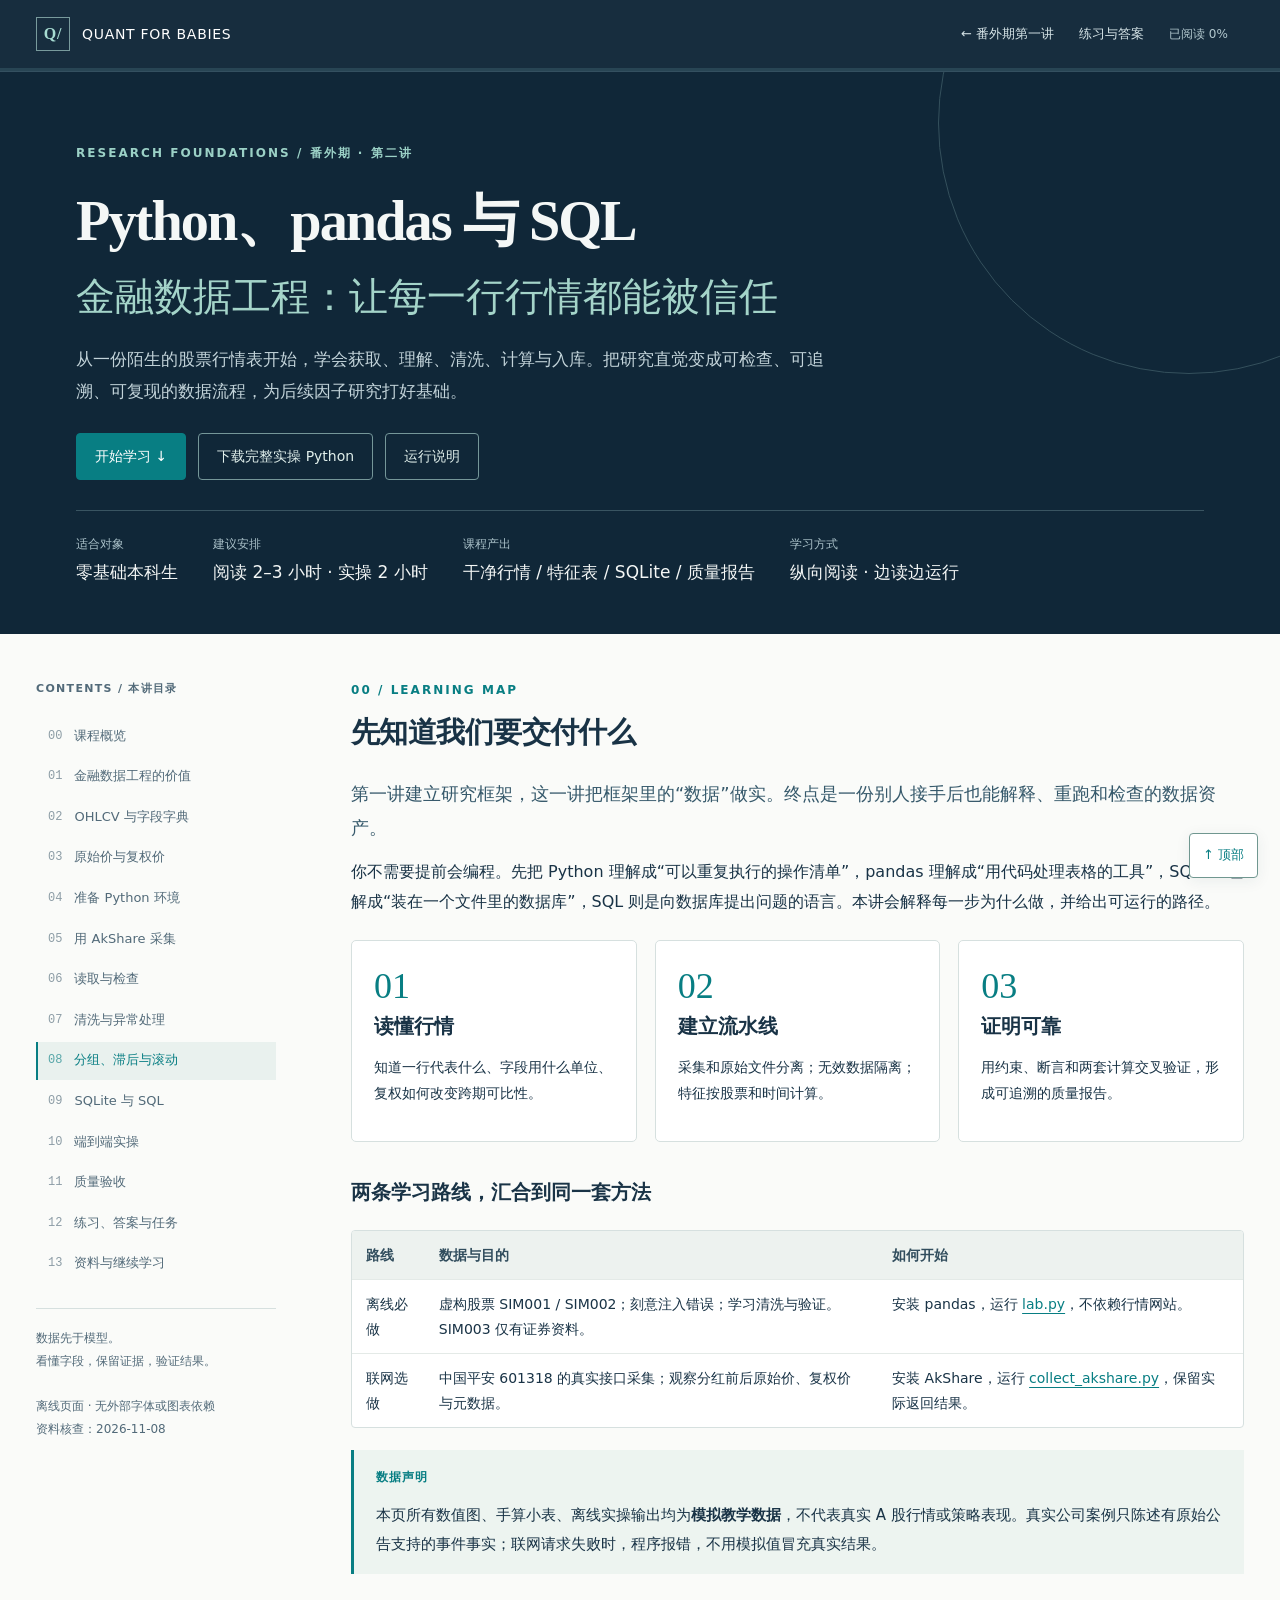
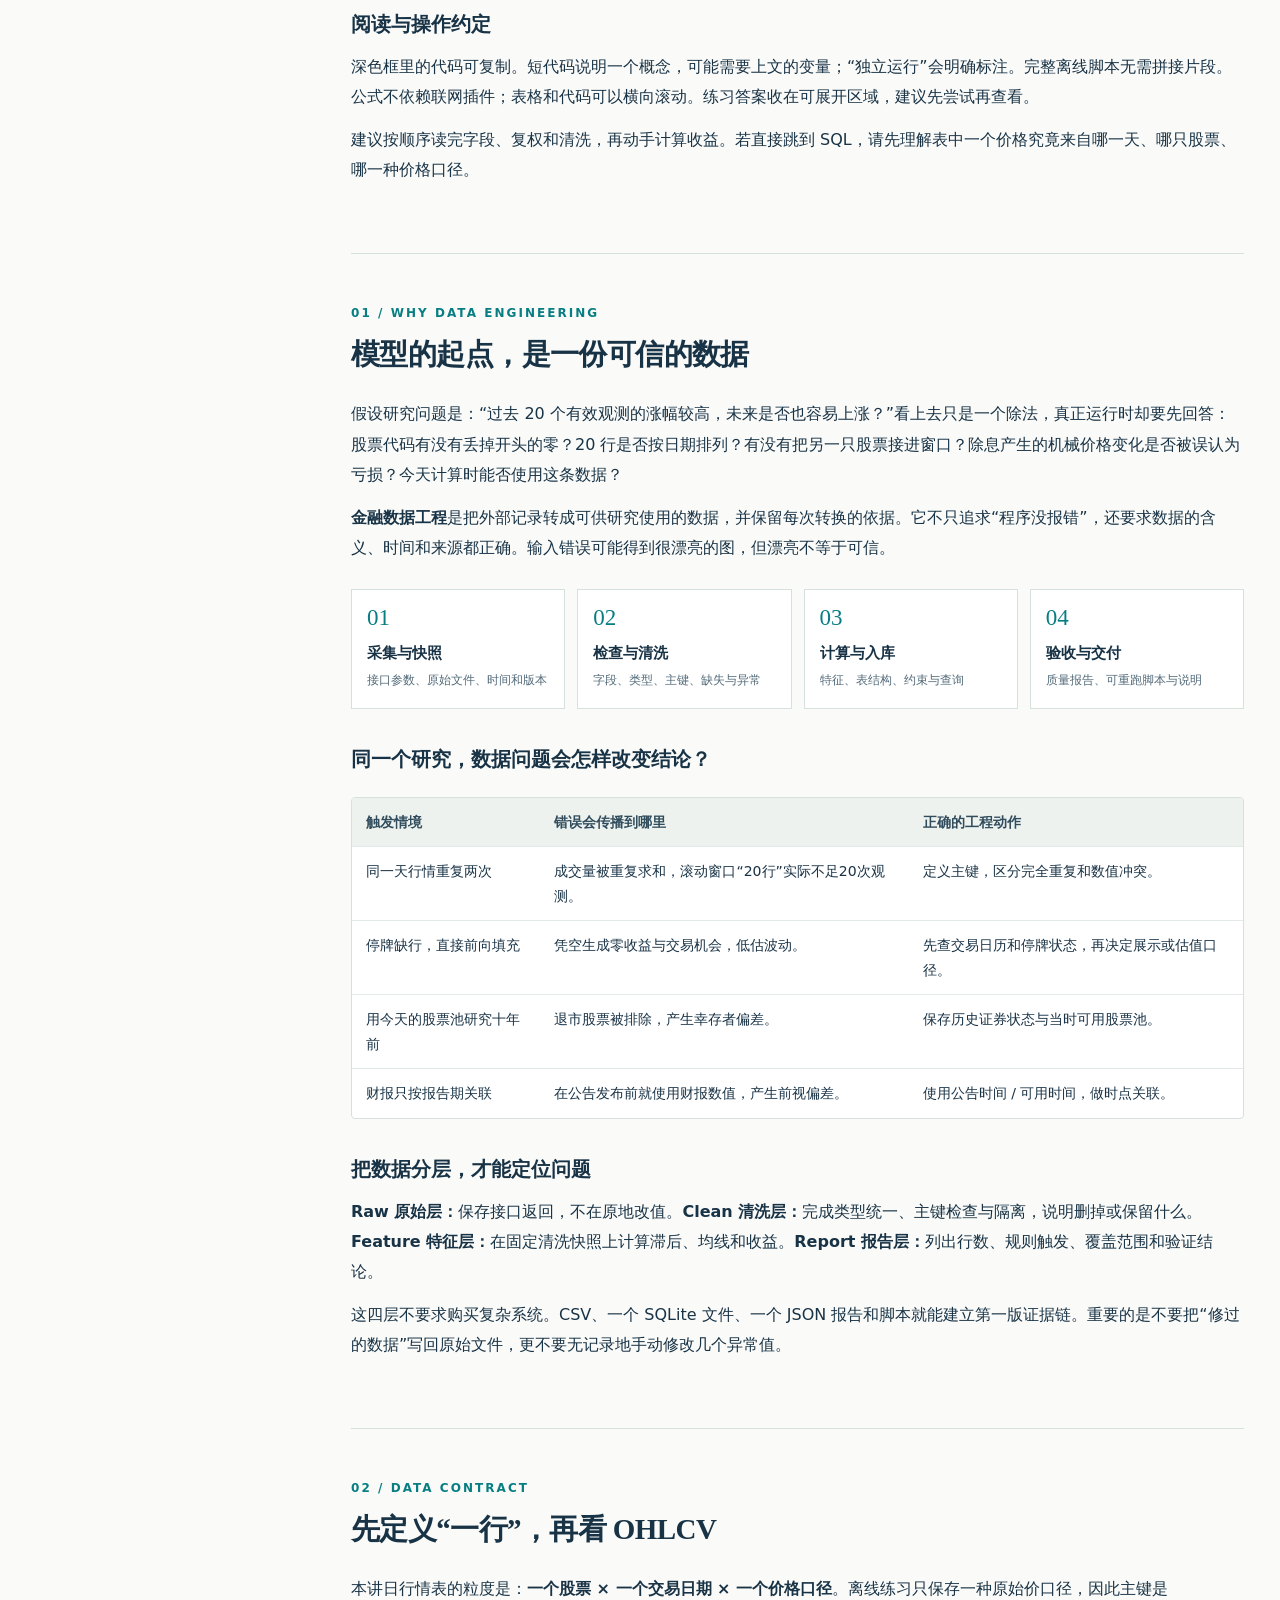
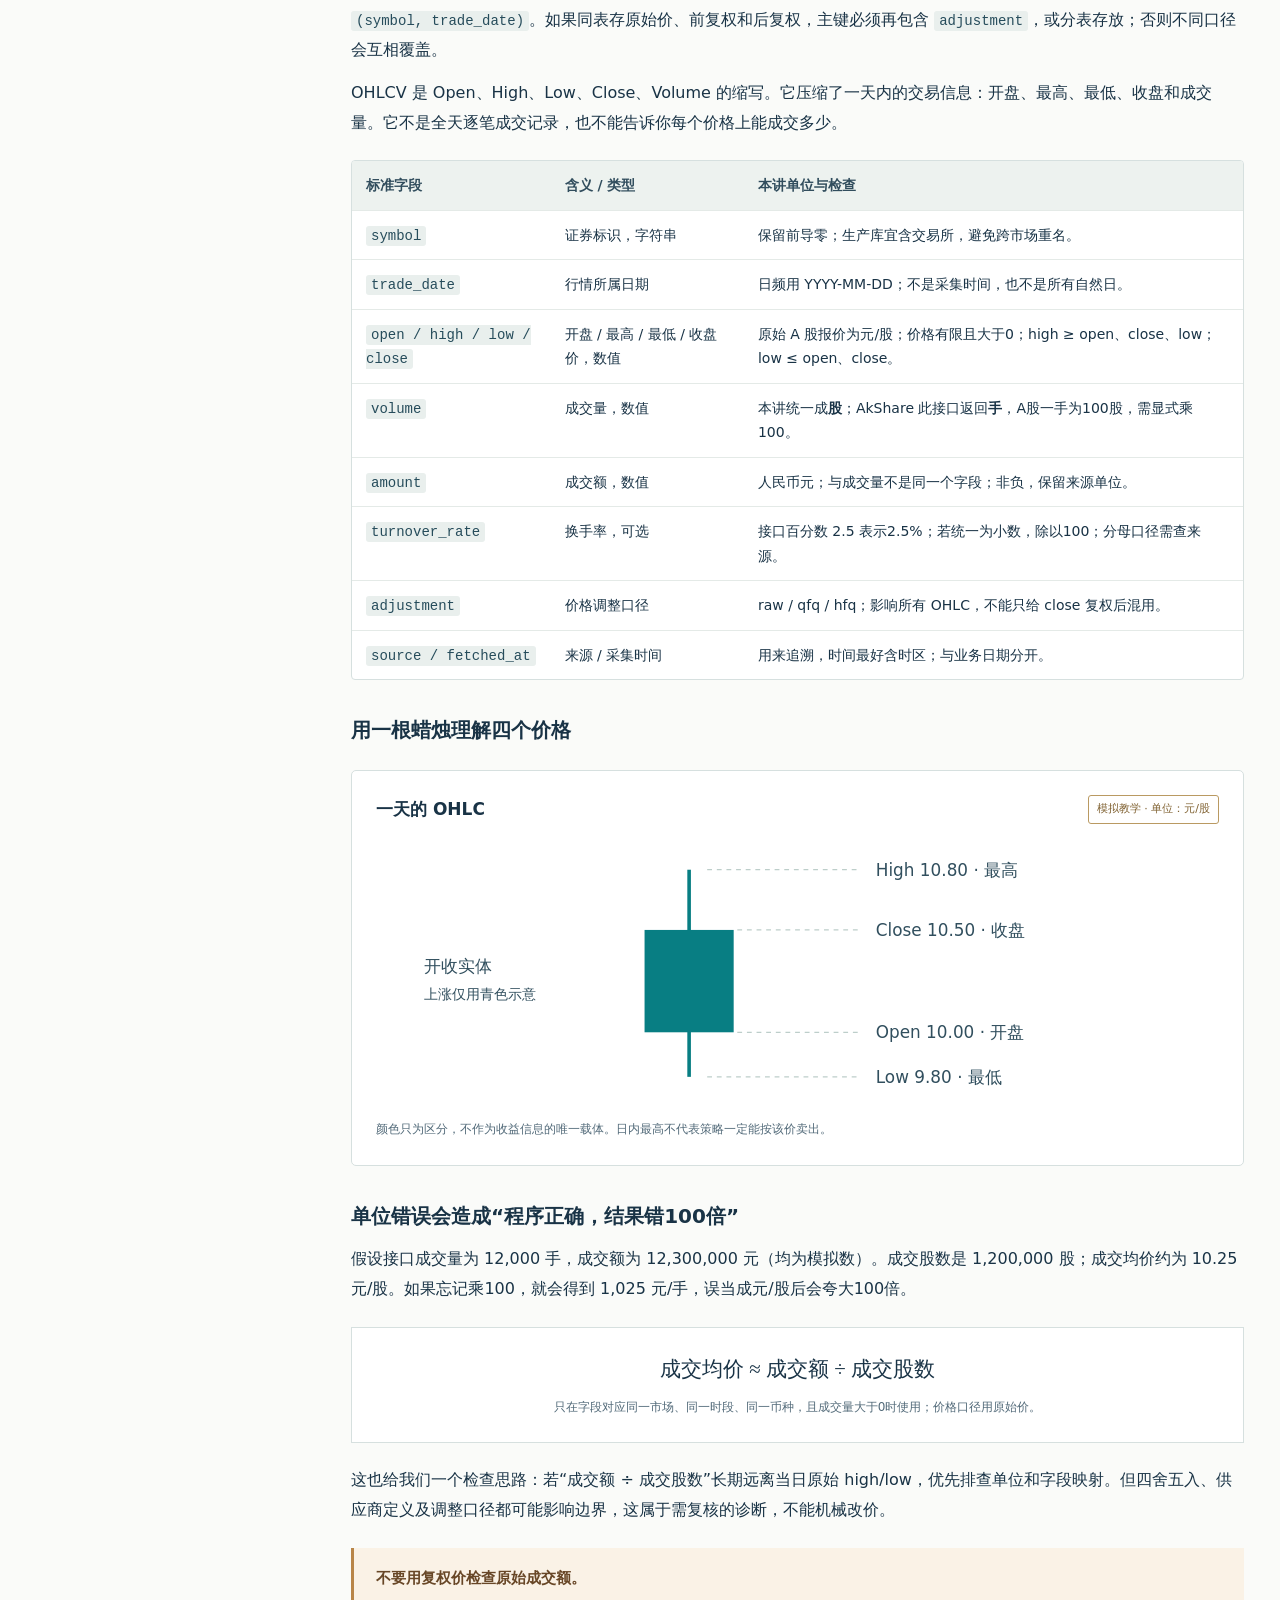
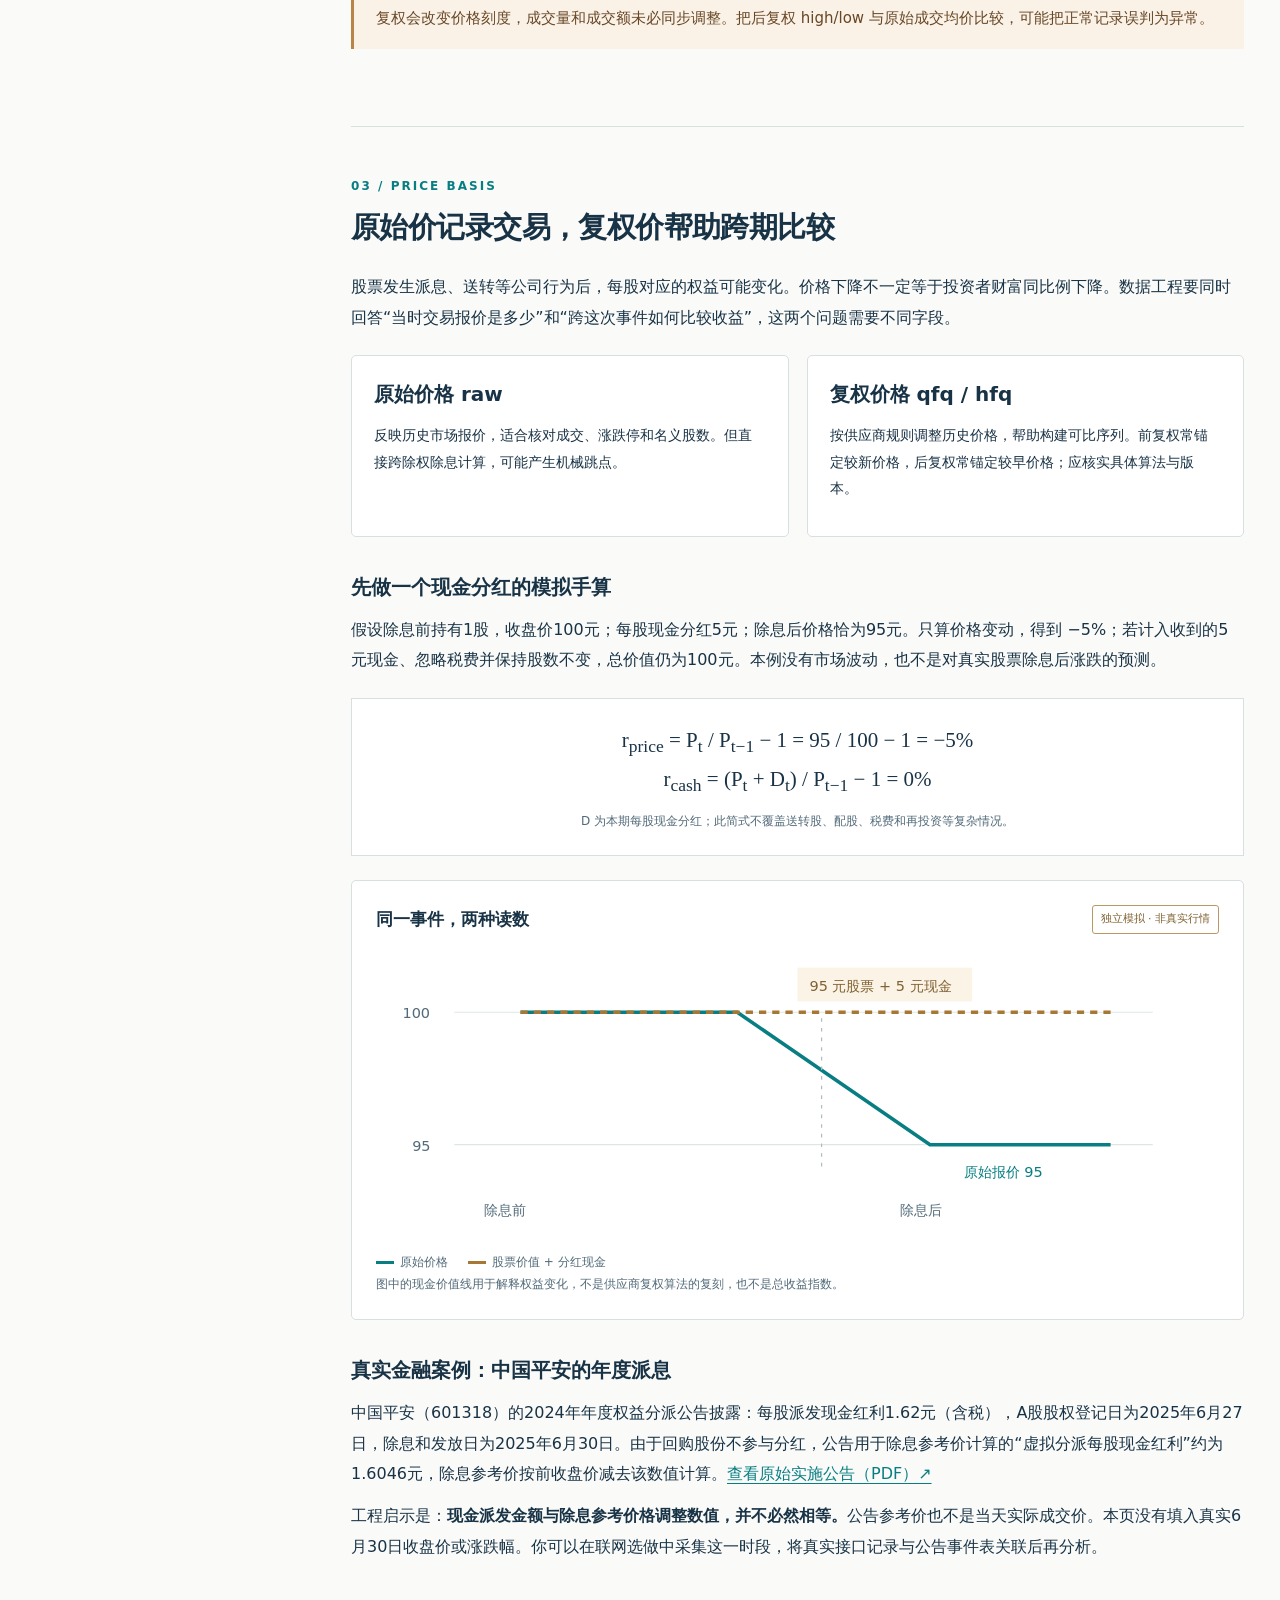
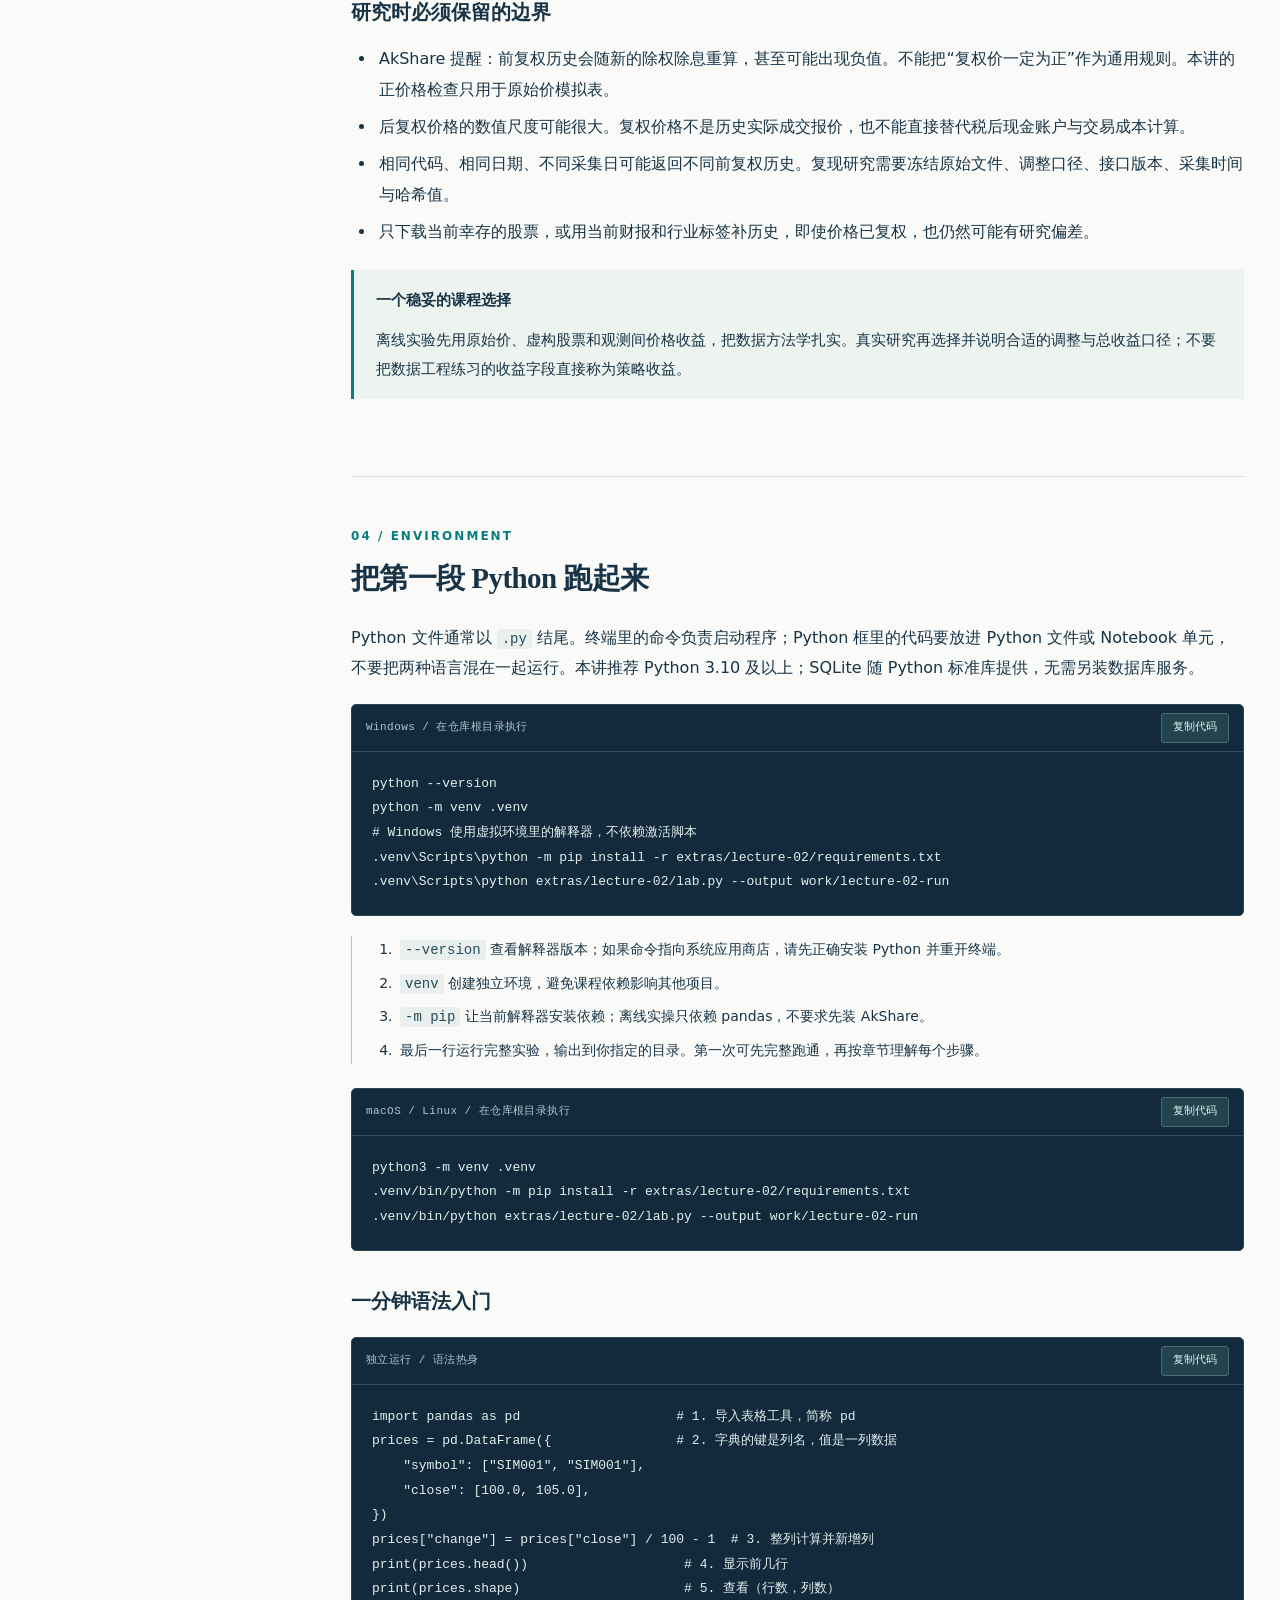
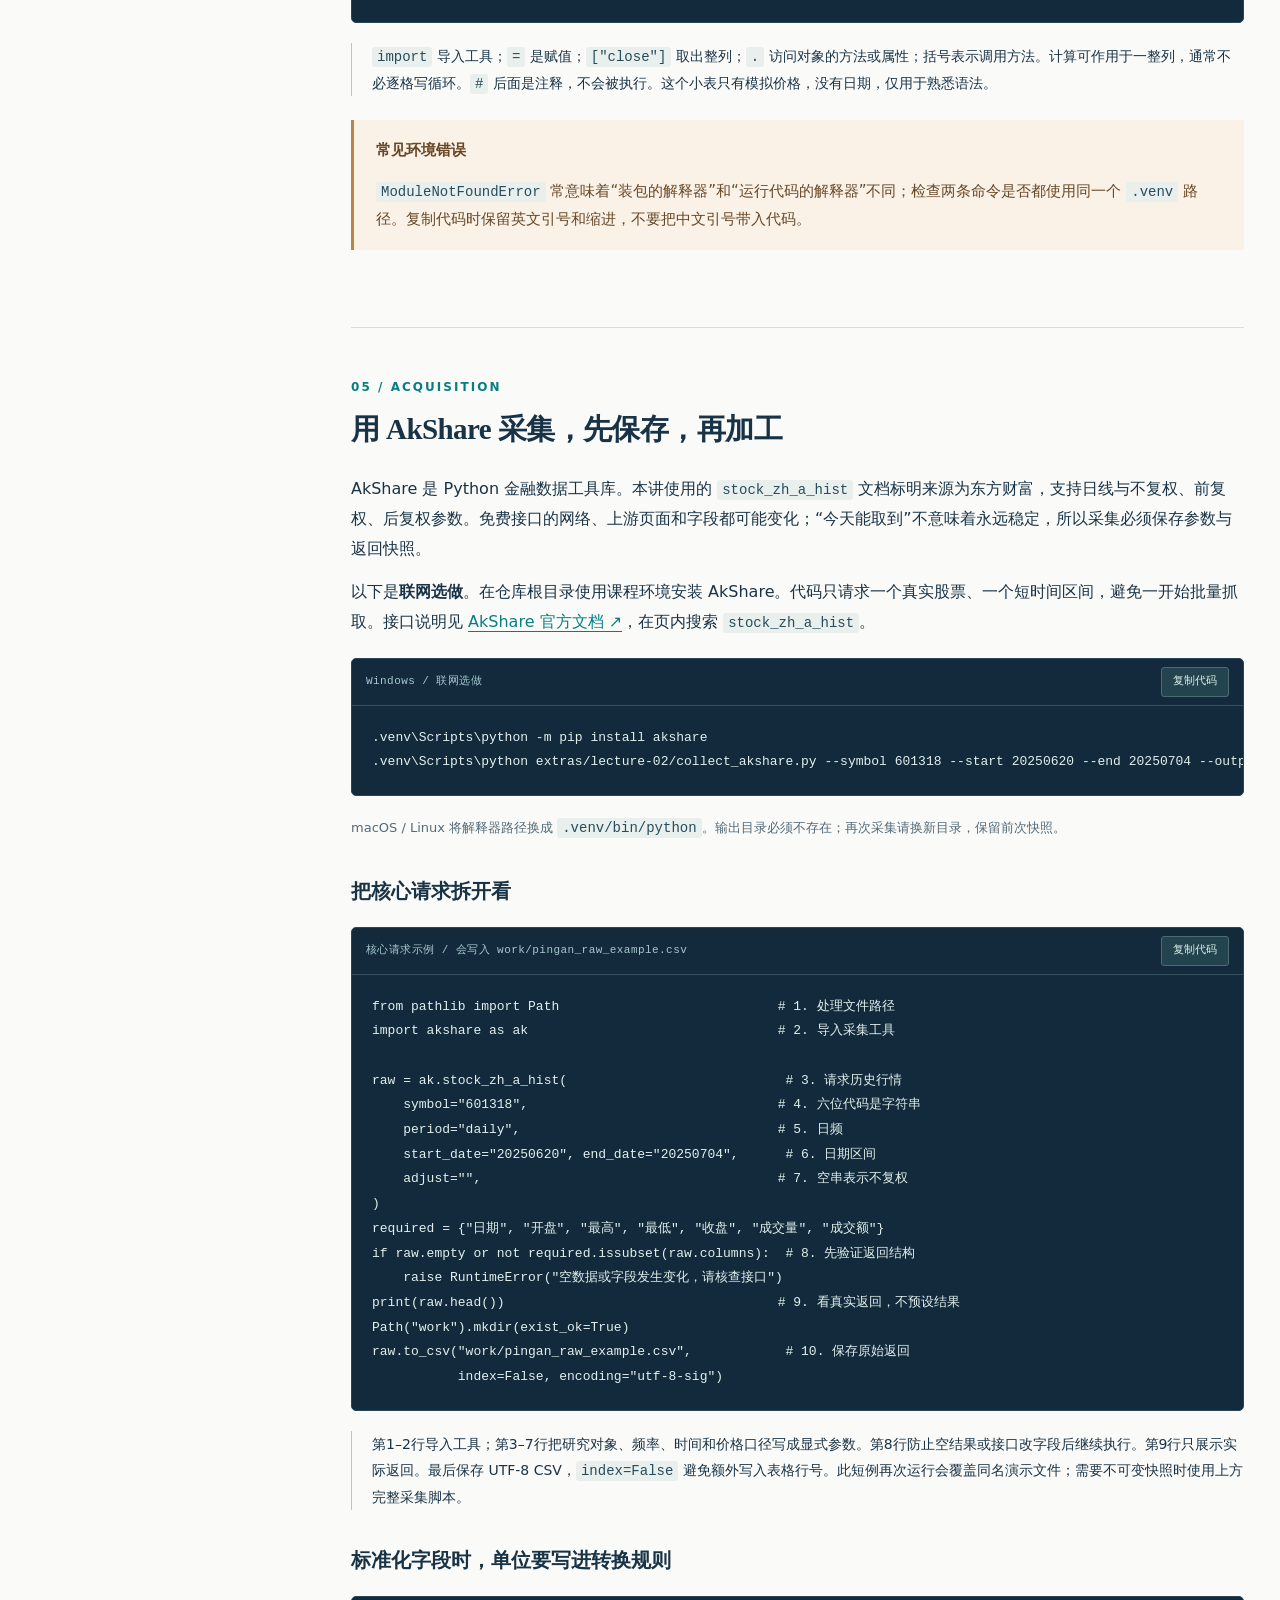
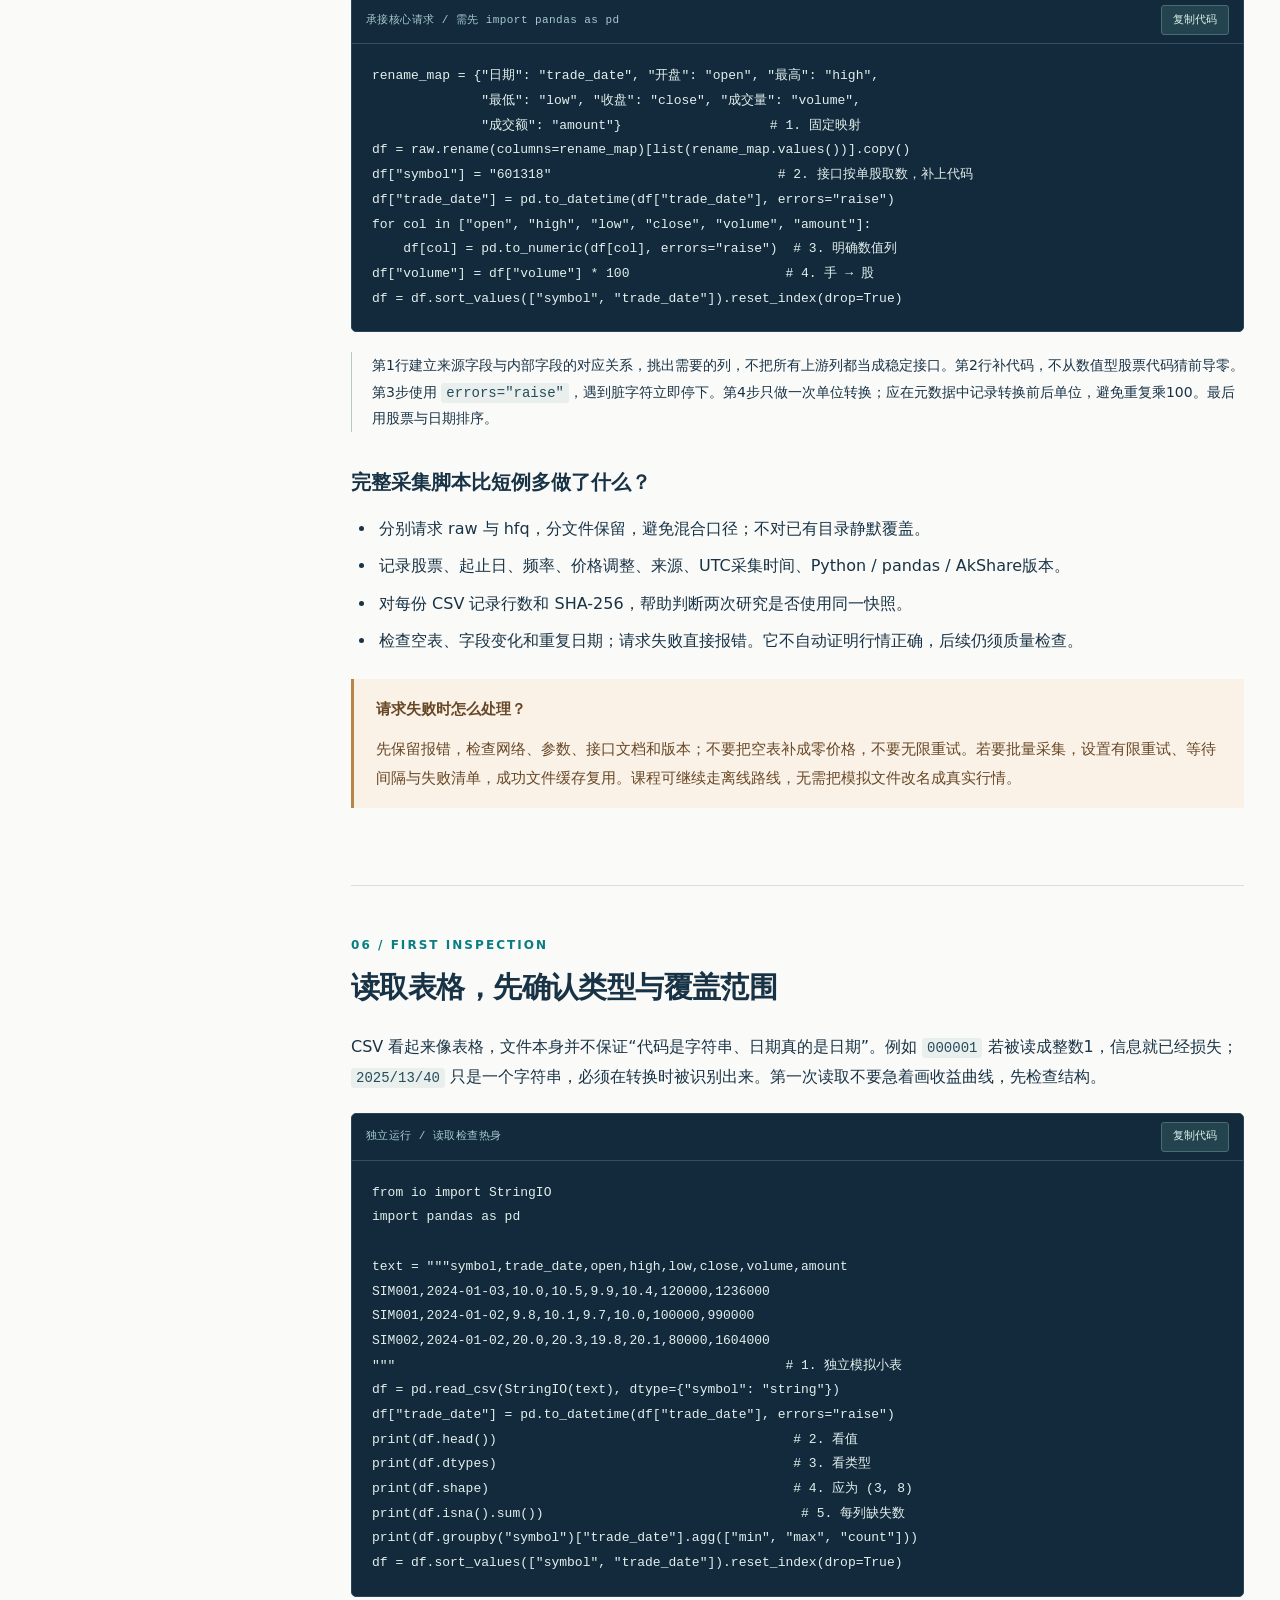
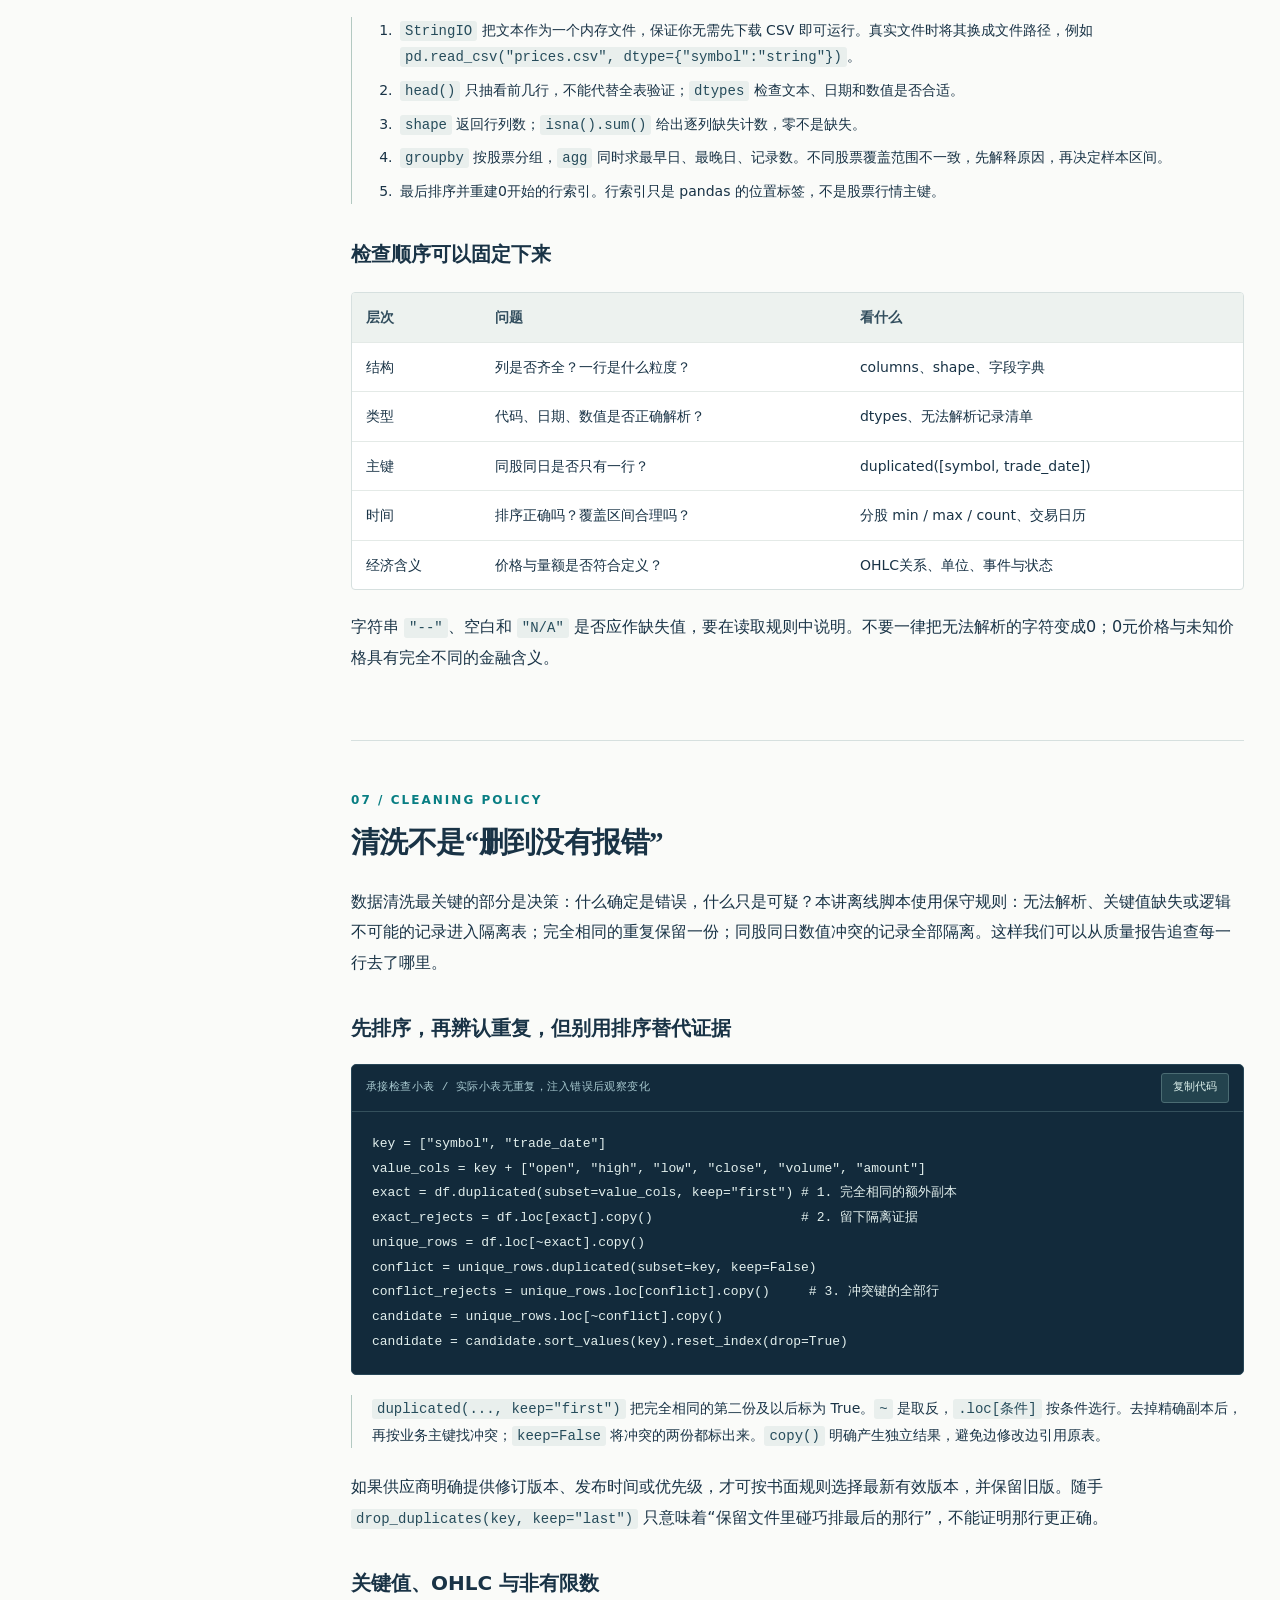
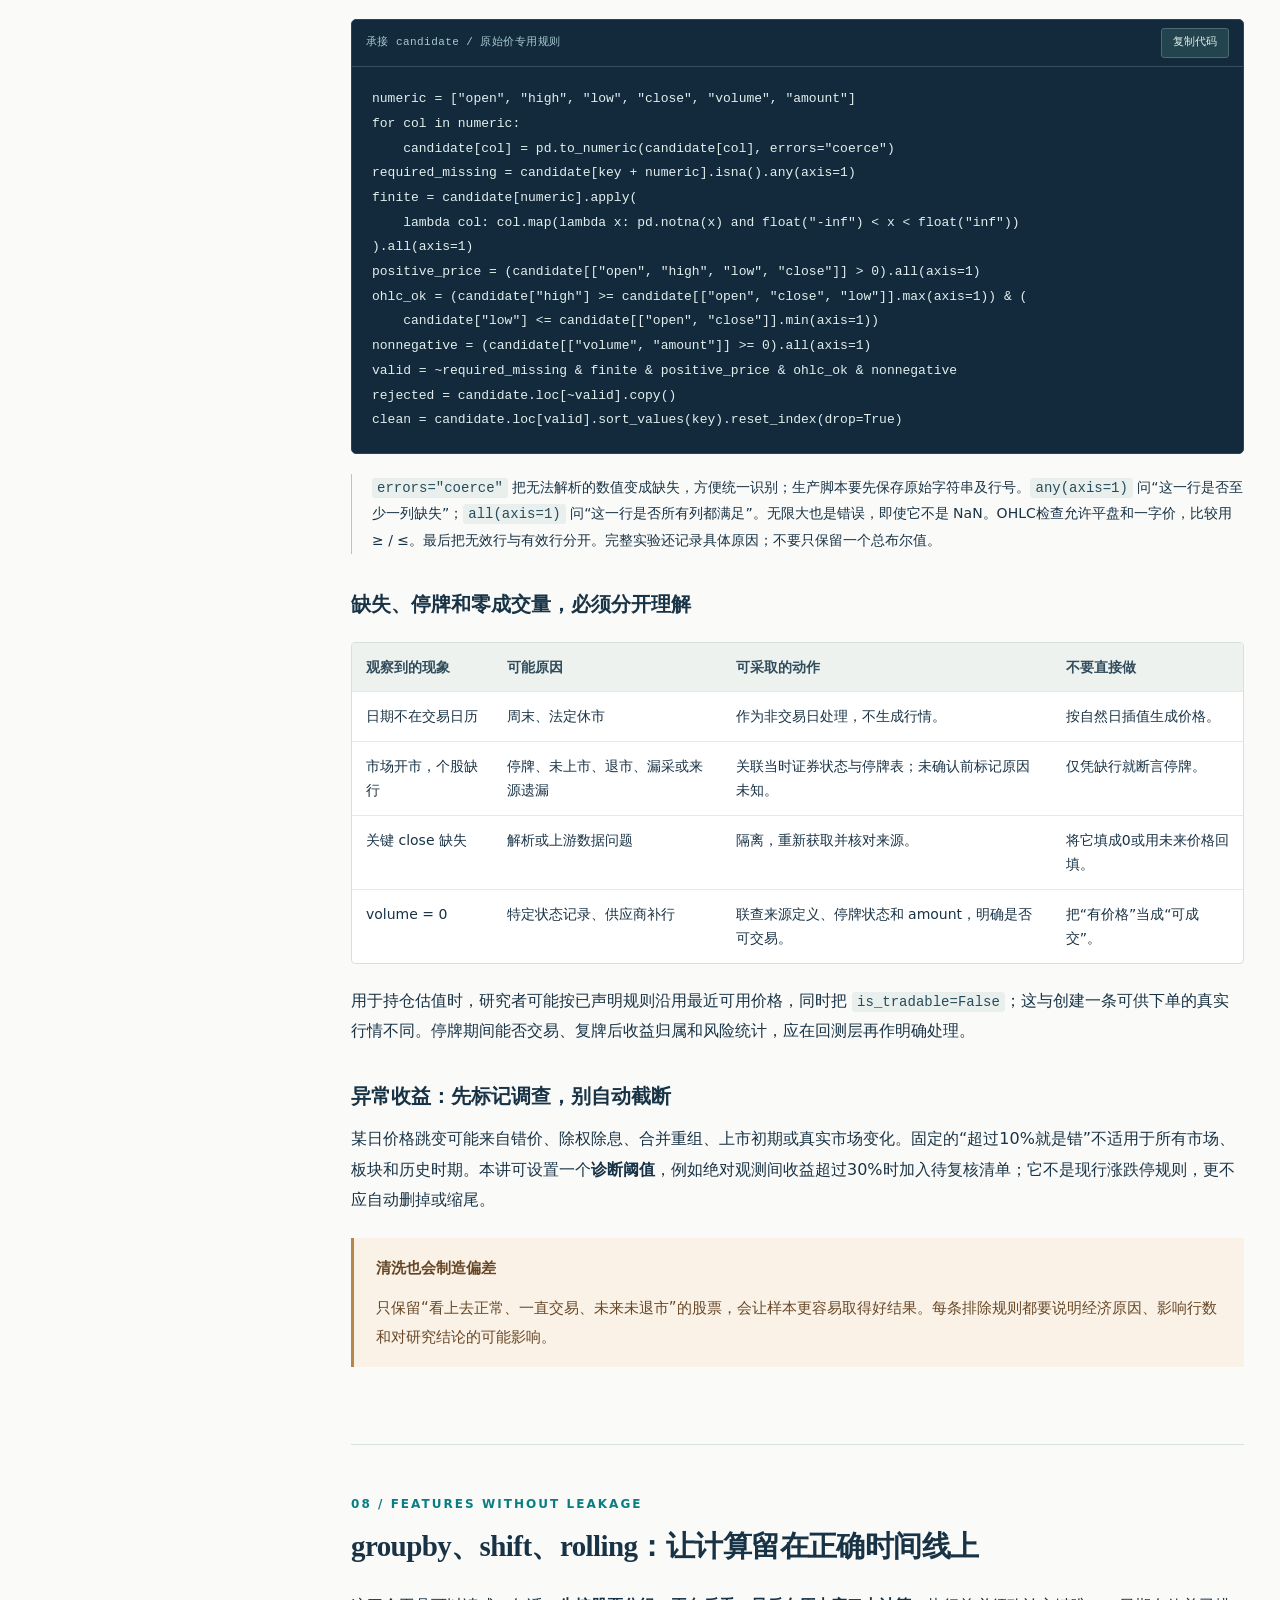
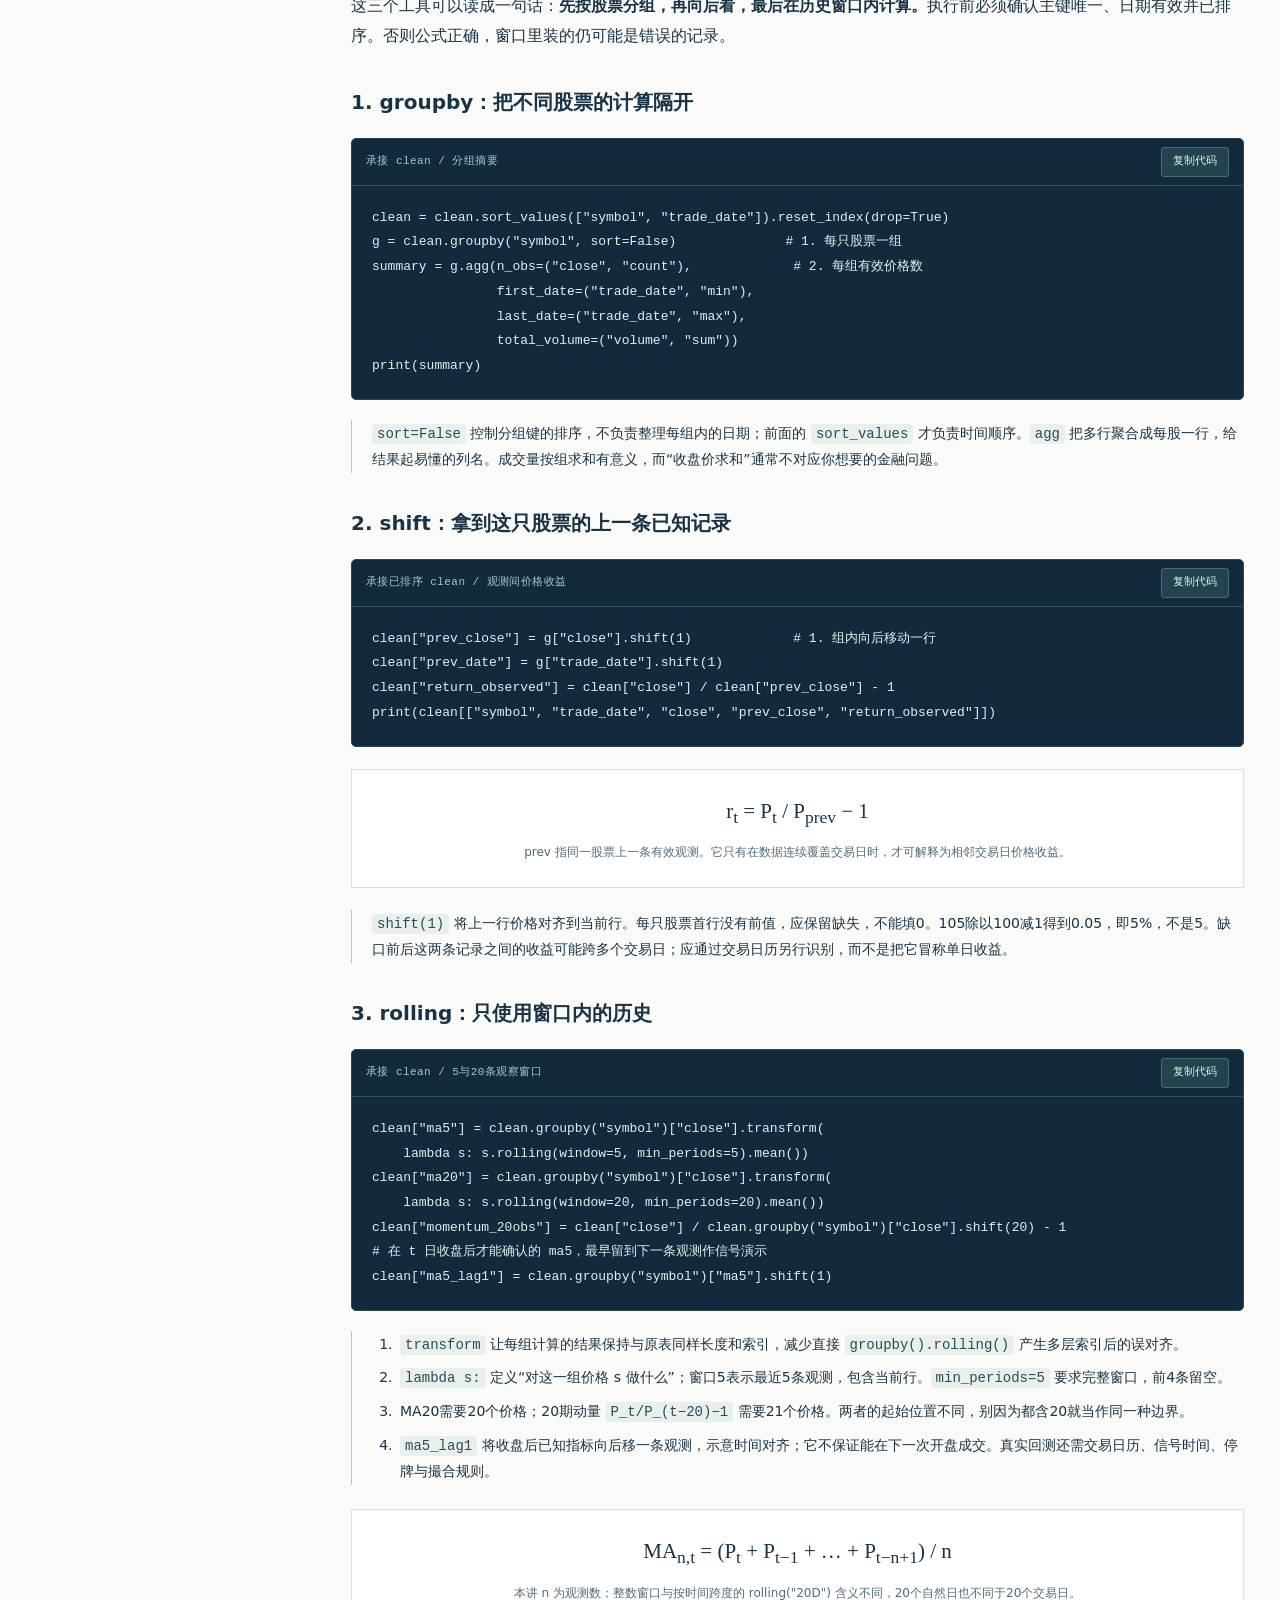
<file: extras/lecture-02/index.html>
<!doctype html>
<html lang="zh-CN"><head><meta charset="utf-8"><meta name="viewport" content="width=device-width, initial-scale=1"><meta name="theme-color" content="#102738"><meta name="description" content="面向零基础本科生的金融数据工程长篇教程：AkShare采集、pandas清洗与特征、SQLite与SQL、可复现实操与答案。"><title>番外期·第二讲｜Python、pandas与SQL金融数据工程</title><!-- course-style:start -->
<style>
:root{--navy:#102738;--ink:#193346;--muted:#526a79;--teal:#087e83;--paper:#fafbf9;--line:#d6e0df;--wash:#eef4f2;--gold:#c4a36a;--code:#122a3b;--red:#a34536;scroll-behavior:smooth;scroll-padding-top:100px;color-scheme:light}
*{box-sizing:border-box}body{margin:0;background:var(--paper);color:var(--ink);font:16px/1.9 "Microsoft YaHei","PingFang SC",system-ui,sans-serif}a{color:var(--teal);text-underline-offset:4px}a:hover{color:#04545b}button,select{font:inherit}button,a,summary{touch-action:manipulation}a:focus-visible,button:focus-visible,summary:focus-visible,select:focus-visible{outline:3px solid #bf7c28;outline-offset:4px}button{cursor:pointer}.skip{position:fixed;left:16px;top:-80px;z-index:100;background:#fff;padding:10px}.skip:focus{top:12px}.topbar{position:sticky;top:0;z-index:20;background:#102738f7;color:#fff;backdrop-filter:blur(12px);border-bottom:1px solid #345060}.top-inner{max-width:1440px;margin:auto;display:flex;align-items:center;justify-content:space-between;gap:20px;min-height:68px;padding:10px 36px}.brand{color:#fff;text-decoration:none;font-size:14px;letter-spacing:.05em;display:flex;gap:12px;align-items:center}.mark{width:34px;height:34px;display:grid;place-items:center;border:1px solid #789a9c;font:700 16px Georgia;color:#a7dcd2}.top-links{display:flex;gap:25px;align-items:center;font-size:13px}.top-links a{color:#d6e4e7;text-decoration:none}.progress-wrap{height:3px;background:#284554}.progress-bar{height:3px;width:0;background:#67c7b8;transition:width .1s linear}.progress-label{color:#b3c9cf;font-size:12px;min-width:75px}.hero{background:var(--navy);color:#f4f7f6;position:relative;overflow:hidden}.hero::after{content:"";position:absolute;width:500px;height:500px;border:1px solid #34505c;border-radius:50%;right:-160px;top:-200px;pointer-events:none}.hero-inner{max-width:1200px;margin:auto;padding:70px 36px 46px;position:relative;z-index:1}.eyebrow,.section-kicker{font-size:12px;font-weight:700;letter-spacing:.17em;text-transform:uppercase;color:var(--teal)}.hero .eyebrow{color:#9bd1c6}.hero h1{font-family:Georgia,"Microsoft YaHei",serif;font-size:clamp(32px,4.4vw,57px);font-weight:650;line-height:1.3;letter-spacing:-.035em;max-width:920px;margin:20px 0}.hero h1 span{display:block;color:#a4d4c9;font-size:.69em;font-weight:400;letter-spacing:0;margin-top:14px}.hero .lead{color:#c2d3d9;max-width:750px;font-size:17px;line-height:1.9}.hero-meta{display:flex;gap:35px;flex-wrap:wrap;margin-top:30px;padding-top:22px;border-top:1px solid #395461;font-size:12px;color:#aac1c9}.hero-meta strong{display:block;color:#f4f7f6;font-size:17px;font-weight:500}.hero-actions{display:flex;gap:12px;flex-wrap:wrap;margin:26px 0 0}.button{display:inline-flex;align-items:center;gap:8px;justify-content:center;min-height:44px;padding:9px 18px;background:var(--teal);color:#fff;text-decoration:none;border:1px solid var(--teal);border-radius:4px;font-size:14px}.button:hover{background:#09656d;color:#fff}.button.secondary{background:transparent;border-color:#759799;color:#e0efeb}.layout{max-width:1390px;display:grid;grid-template-columns:250px minmax(0,1fr);gap:65px;margin:0 auto;padding:45px 36px 90px}.sidebar{position:sticky;top:95px;align-self:start;max-height:calc(100vh - 120px);overflow:auto;padding-right:10px}.sidebar-title{font-size:11px;color:var(--muted);letter-spacing:.12em;font-weight:700;margin-bottom:18px}.toc{display:flex;flex-direction:column;gap:3px}.toc a{color:var(--muted);text-decoration:none;font-size:13px;line-height:1.6;padding:8px 10px;border-left:2px solid transparent;display:flex;gap:12px}.toc .n{font:12px/1.8 ui-monospace,Consolas,monospace;opacity:.65}.toc a:hover,.toc a[aria-current=true]{color:var(--teal);border-left-color:var(--teal);background:#e9f1ee}.sidebar-foot{margin-top:25px;border-top:1px solid var(--line);padding-top:18px;font-size:12px;color:var(--muted)}main{min-width:0;max-width:930px}.chapter{padding:0 0 55px;margin:0 0 48px;border-bottom:1px solid var(--line);scroll-margin-top:100px}.chapter:last-child{border-bottom:0}.chapter h2{font-size:29px;font-family:Georgia,"Microsoft YaHei",serif;line-height:1.45;font-weight:650;margin:9px 0 24px;letter-spacing:-.02em}.chapter h3{font-size:20px;line-height:1.6;margin:34px 0 12px}.chapter h4{font-size:16px;margin:24px 0 8px}.chapter p{margin:12px 0}p code,li code,td code{background:#e9efed;padding:2px 5px;border-radius:3px;color:#264c5b;font:14px ui-monospace,Consolas,monospace;overflow-wrap:anywhere}strong{font-weight:650}.intro{font-size:18px;color:#36596b}.callout{border-left:3px solid var(--teal);padding:16px 22px;margin:22px 0;background:#edf4f0;font-size:15px}.callout p:first-child{margin-top:0}.callout p:last-child{margin-bottom:0}.callout.warning,.warning{border-color:#b88548;background:#faf2e6;color:#684727}.callout .label{font-size:12px;font-weight:700;color:var(--teal);letter-spacing:.07em}.grid2,.grid3{display:grid;grid-template-columns:repeat(2,minmax(0,1fr));gap:18px;margin:22px 0}.grid3{grid-template-columns:repeat(3,minmax(0,1fr))}.card{border:1px solid var(--line);padding:22px;background:#fff;border-radius:5px}.card h3,.card h4{margin:0 0 9px}.card p{font-size:14px}.card .big{font:36px/1.3 Georgia,serif;color:var(--teal)}ul,ol{padding-left:25px}li{padding-left:3px;margin:7px 0}.table-wrap{overflow-x:auto;width:100%;margin:22px 0;border:1px solid var(--line);background:#fff;border-radius:4px}table{width:100%;border-collapse:collapse;font-size:14px;text-align:left;line-height:1.75}th{background:#edf2ef;font-weight:650;color:#314d5d}td,th{padding:12px 14px;border-bottom:1px solid #e4eae7;vertical-align:top}tr:last-child td{border-bottom:0}table.wide{min-width:670px}.caption,figcaption,.small{font-size:12px;color:var(--muted);line-height:1.8}figure{margin:26px 0}.codebox{margin:20px 0;background:var(--code);border-radius:5px;overflow:hidden;border:1px solid #274657}.code-head{display:flex;align-items:center;justify-content:space-between;padding:8px 14px;border-bottom:1px solid #34505c;color:#a7c8cf;font:11px/1.6 ui-monospace,Consolas,monospace;letter-spacing:.04em;gap:10px}.copy-btn{font-size:11px;color:#dcf0ec;background:#23434e;border:1px solid #4b6c73;border-radius:3px;padding:4px 11px;min-height:30px}.copy-btn:hover{background:#305b65}pre{margin:0;padding:20px;overflow:auto;tab-size:4;color:#e2efed;font:13px/1.9 ui-monospace,Consolas,"Courier New",monospace;max-width:100%}pre code{font:inherit;white-space:pre}.explain{font-size:14px;border-left:1px solid #b3c9c2;margin:16px 0 24px;padding-left:20px}.equation{background:#fff;border:1px solid var(--line);padding:24px 16px;text-align:center;margin:22px 0;font:21px/1.7 Georgia,"Microsoft YaHei",serif;overflow-x:auto}.equation small{display:block;color:var(--muted);font:12px/1.7 system-ui;margin-top:10px}.flow{display:grid;grid-template-columns:repeat(4,minmax(0,1fr));list-style:none;padding:0;gap:12px;counter-reset:flow;margin:26px 0}.flow li{margin:0;padding:15px;border:1px solid var(--line);background:#fff;font-size:13px;position:relative}.flow li::before{counter-increment:flow;content:"0" counter(flow);display:block;font:23px Georgia;color:var(--teal);margin-bottom:8px}.flow strong{display:block;font-size:15px}.flow span{color:var(--muted);font-size:12px}.chart-panel{background:#fff;border:1px solid var(--line);border-radius:5px;padding:24px;margin:24px 0}.chart-head{display:flex;justify-content:space-between;align-items:center;gap:16px;flex-wrap:wrap;margin-bottom:12px}.chart-head h3{font-size:17px;margin:0}.badge{display:inline-block;padding:3px 8px;font-size:11px;border:1px solid #ba9a62;color:#806232;border-radius:3px;white-space:nowrap}.chart-controls{display:flex;gap:7px;flex-wrap:wrap}.chart-controls button{font-size:12px;border:1px solid var(--line);color:var(--ink);background:#fff;border-radius:3px;padding:5px 12px;min-height:36px}.chart-controls button[aria-pressed=true]{background:var(--teal);color:#fff;border-color:var(--teal)}svg{max-width:100%;height:auto;display:block}.legend{display:flex;gap:20px;flex-wrap:wrap;font-size:12px;color:var(--muted);margin-top:10px}.legend span::before{content:"";display:inline-block;width:18px;height:3px;background:var(--teal);vertical-align:middle;margin-right:6px}.legend .gold::before{background:#a67735}.legend .dash::before{background:#ab6573}.metric-row{display:grid;grid-template-columns:repeat(3,1fr);gap:12px;margin-top:20px}.metric{background:var(--wash);padding:10px 14px;font-size:12px;color:var(--muted)}.metric strong{display:block;font:24px/1.4 Georgia;color:var(--ink)}details{margin:20px 0;border:1px solid var(--line);border-radius:4px;background:#fff;padding:0 20px}summary{cursor:pointer;padding:13px 0;font-size:14px;font-weight:650}details[open]{padding-bottom:17px}.mobile-toc{display:none}.checklist li::marker{color:var(--teal)}footer{background:var(--navy);color:#c0d0d6;padding:30px 36px;font-size:12px}footer>div{max-width:1200px;margin:auto;display:flex;justify-content:space-between;gap:20px;flex-wrap:wrap}footer a{color:#abd4ca}.to-top{position:fixed;bottom:22px;right:22px;z-index:10;border:1px solid #709790;background:#fff;color:var(--teal);font-size:13px;padding:9px 13px;border-radius:4px;box-shadow:0 3px 15px #19334612}.sources li{font-size:14px}.sources a{overflow-wrap:anywhere}.status{min-height:1.7em;font-size:12px;color:var(--muted)}.inline-note{font-size:13px;color:var(--muted)}
@media(min-width:1500px){body{font-size:17px}}
@media(max-width:1050px){.layout{gap:32px;grid-template-columns:205px minmax(0,1fr);padding-left:25px;padding-right:25px}.top-inner{padding-left:25px;padding-right:25px}.hero-inner{padding-top:50px}.flow{grid-template-columns:repeat(2,1fr)}}
@media(max-width:760px){body{font-size:15px;line-height:1.95}.top-inner{padding:10px 18px;min-height:60px}.top-links{gap:14px}.top-links .desktop-link{display:none}.brand{font-size:12px;gap:8px}.progress-label{font-size:11px;min-width:61px}.hero-inner{padding:38px 22px 32px}.hero h1{font-size:33px}.hero .lead{font-size:15px}.hero-meta{gap:22px}.hero-meta strong{font-size:15px}.layout{display:block;padding:18px 20px 60px}.sidebar{display:none}main{max-width:none}.mobile-toc{display:block;background:#f1f6f2;margin-bottom:30px}.mobile-toc .toc{padding-bottom:8px}.mobile-toc .toc a{padding:7px 9px}.chapter{padding-bottom:35px;margin-bottom:35px}.chapter h2{font-size:25px}.chapter h3{font-size:19px}.intro{font-size:16px}.grid2,.grid3{grid-template-columns:1fr;gap:12px}.card{padding:18px}.callout{padding:14px 16px}.table-wrap{margin:18px 0}td,th{padding:10px 12px}.chart-panel{padding:15px}.metric-row{gap:6px}.metric{padding:8px;font-size:11px}.metric strong{font-size:19px}pre{font-size:12px;padding:16px}.equation{font-size:18px}.flow{gap:8px}.flow li{padding:13px}.to-top{bottom:16px;right:14px;font-size:12px;padding:7px 10px}footer{padding:25px 22px}}
@media(prefers-reduced-motion:reduce){:root{scroll-behavior:auto}.progress-bar{transition:none}}
@media print{body{background:#fff;color:#000;font-size:11pt}.topbar,.sidebar,.mobile-toc,.to-top,.copy-btn,.hero-actions,.chart-controls{display:none}.hero{background:#fff;color:#000}.hero .lead,.hero h1 span,.hero-meta,.hero-meta strong{color:#333}.hero-inner{padding:20px 0}.layout{display:block;padding:0}.chapter{break-before:auto;margin-bottom:20px;padding-bottom:20px}.chapter h2,.chapter h3{break-after:avoid}pre{white-space:pre-wrap;overflow-wrap:anywhere;color:#000;background:#f5f5f5}.codebox{background:#f5f5f5;border-color:#ccc}.code-head{color:#333}.table-wrap{overflow:visible}.callout{background:#f6f6f6}details{display:block}details>*{display:block}footer{background:#fff;color:#000}a{color:#000}.chart-panel{break-inside:avoid}}
</style>
<!-- course-style:end --></head>
<body><a class="skip" href="#content">跳到课程正文</a>
<header class="topbar"><div class="top-inner"><a class="brand" href="https://github.com/ThreshoLdnnis/Quant-for-babies/blob/main/README.md"><span class="mark" aria-hidden="true">Q/</span>QUANT FOR BABIES</a><div class="top-links"><a class="desktop-link" href="https://github.com/ThreshoLdnnis/Quant-for-babies/blob/main/extras/lecture-01/index.html">← 番外期第一讲</a><a href="#practice">练习与答案</a><span class="progress-label" aria-live="off">已阅读 0%</span></div></div><div class="progress-wrap" aria-hidden="true"><div class="progress-bar"></div></div></header>
<div class="hero" id="top"><div class="hero-inner"><div class="eyebrow">RESEARCH FOUNDATIONS / 番外期 · 第二讲</div><h1>Python、pandas 与 SQL<span>金融数据工程：让每一行行情都能被信任</span></h1><p class="lead">从一份陌生的股票行情表开始，学会获取、理解、清洗、计算与入库。把研究直觉变成可检查、可追溯、可复现的数据流程，为后续因子研究打好基础。</p><div class="hero-actions"><a class="button" href="#overview">开始学习 ↓</a><a class="button secondary" data-course-file="lab.py" href="data:text/x-python;charset=utf-8,%22%22%22%E7%95%AA%E5%A4%96%E6%9C%9F%E7%AC%AC%E4%BA%8C%E8%AE%B2%EF%BC%9A%E5%8F%AF%E7%A6%BB%E7%BA%BF%E5%A4%8D%E7%8E%B0%E7%9A%84%E6%A8%A1%E6%8B%9F%E9%87%91%E8%9E%8D%E6%95%B0%E6%8D%AE%E5%B7%A5%E7%A8%8B%E5%AE%9E%E9%AA%8C%E3%80%82%0A%0ASIM001%20%2F%20SIM002%20%E5%9D%87%E4%B8%BA%E8%99%9A%E6%9E%84%E8%AF%81%E5%88%B8%EF%BC%9B%E6%97%A5%E6%9C%9F%E5%8F%AA%E6%98%AF%E5%B7%A5%E4%BD%9C%E6%97%A5%E5%BA%8F%E5%88%97%EF%BC%8C%E4%B8%8D%E6%98%AF%20A%20%E8%82%A1%E4%BA%A4%E6%98%93%E6%97%A5%E5%8E%86%E3%80%82%0A%E6%9C%AC%E8%84%9A%E6%9C%AC%E4%B8%8D%E8%81%94%E7%BD%91%E3%80%81%E4%B8%8D%E4%BA%A7%E7%94%9F%E7%9C%9F%E5%AE%9E%20A%20%E8%82%A1%E7%BB%93%E6%9E%9C%EF%BC%8C%E4%B9%9F%E4%B8%8D%E6%9E%84%E6%88%90%E6%8A%95%E8%B5%84%E7%AD%96%E7%95%A5%E3%80%82%0A%22%22%22%0A%0Afrom%20__future__%20import%20annotations%0A%0Aimport%20argparse%0Afrom%20contextlib%20import%20closing%0Aimport%20json%0Aimport%20math%0Afrom%20pathlib%20import%20Path%0Aimport%20sqlite3%0Aimport%20sys%0A%0Aimport%20pandas%20as%20pd%0A%0A%0ANUMERIC%20%3D%20%5B%22open%22%2C%20%22high%22%2C%20%22low%22%2C%20%22close%22%2C%20%22volume%22%2C%20%22amount%22%5D%0AKEY%20%3D%20%5B%22symbol%22%2C%20%22trade_date%22%5D%0ARAW_COLUMNS%20%3D%20KEY%20%2B%20NUMERIC%20%2B%20%5B%22adjustment%22%2C%20%22source%22%2C%20%22is_simulated%22%5D%0A%0ASCHEMA%20%3D%20%22%22%22%0APRAGMA%20foreign_keys%20%3D%20ON%3B%0ACREATE%20TABLE%20securities%20%28%0A%20%20symbol%20TEXT%20PRIMARY%20KEY%2C%0A%20%20name%20TEXT%20NOT%20NULL%2C%0A%20%20industry%20TEXT%20NOT%20NULL%0A%29%3B%0ACREATE%20TABLE%20prices%20%28%0A%20%20symbol%20TEXT%20NOT%20NULL%20REFERENCES%20securities%28symbol%29%2C%0A%20%20trade_date%20TEXT%20NOT%20NULL%20CHECK%28length%28trade_date%29%20%3D%2010%29%2C%0A%20%20open%20REAL%20NOT%20NULL%20CHECK%28open%20%3E%200%29%2C%0A%20%20high%20REAL%20NOT%20NULL%20CHECK%28high%20%3E%3D%20open%20AND%20high%20%3E%3D%20close%20AND%20high%20%3E%3D%20low%29%2C%0A%20%20low%20REAL%20NOT%20NULL%20CHECK%28low%20%3E%200%20AND%20low%20%3C%3D%20open%20AND%20low%20%3C%3D%20close%29%2C%0A%20%20close%20REAL%20NOT%20NULL%20CHECK%28close%20%3E%200%29%2C%0A%20%20volume%20INTEGER%20NOT%20NULL%20CHECK%28volume%20%3E%3D%200%29%2C%0A%20%20amount%20REAL%20NOT%20NULL%20CHECK%28amount%20%3E%3D%200%29%2C%0A%20%20adjustment%20TEXT%20NOT%20NULL%20CHECK%28adjustment%20%3D%20%27raw%27%29%2C%0A%20%20source%20TEXT%20NOT%20NULL%2C%0A%20%20is_simulated%20INTEGER%20NOT%20NULL%20CHECK%28is_simulated%20%3D%201%29%2C%0A%20%20PRIMARY%20KEY%28symbol%2C%20trade_date%29%0A%29%3B%0ACREATE%20INDEX%20idx_prices_date%20ON%20prices%28trade_date%29%3B%0A%22%22%22%0A%0AQUERIES%20%3D%20%7B%0A%20%20%20%20%22select%22%3A%20%22%22%22SELECT%20symbol%2C%20trade_date%2C%20close%2C%20volume%0AFROM%20prices%0AWHERE%20symbol%20%3D%20%27SIM001%27%20AND%20trade_date%20%3E%3D%20%272024-01-10%27%0AORDER%20BY%20trade_date%0ALIMIT%205%3B%22%22%22%2C%0A%20%20%20%20%22aggregate%22%3A%20%22%22%22SELECT%20symbol%2C%20COUNT%28%2A%29%20AS%20n_bars%2C%0A%20%20%20%20%20%20%20AVG%28close%29%20AS%20avg_close%2C%20SUM%28amount%29%20AS%20total_amount%0AFROM%20prices%0AGROUP%20BY%20symbol%0AORDER%20BY%20symbol%3B%22%22%22%2C%0A%20%20%20%20%22left_join%22%3A%20%22%22%22SELECT%20s.symbol%2C%20s.name%2C%20COUNT%28q.trade_date%29%20AS%20n_bars%0AFROM%20securities%20AS%20s%0ALEFT%20JOIN%20prices%20AS%20q%0A%20%20ON%20s.symbol%20%3D%20q.symbol%20AND%20q.trade_date%20%3E%3D%20%272024-01-01%27%0AGROUP%20BY%20s.symbol%2C%20s.name%0AORDER%20BY%20s.symbol%3B%22%22%22%2C%0A%20%20%20%20%22lag%22%3A%20%22%22%22WITH%20previous%20AS%20%28%0A%20%20SELECT%20symbol%2C%20trade_date%2C%20close%2C%0A%20%20%20%20%20%20%20%20%20LAG%28close%29%20OVER%20%28%0A%20%20%20%20%20%20%20%20%20%20%20PARTITION%20BY%20symbol%20ORDER%20BY%20trade_date%0A%20%20%20%20%20%20%20%20%20%29%20AS%20prev_close%0A%20%20FROM%20prices%0A%29%0ASELECT%20symbol%2C%20trade_date%2C%20close%2C%20prev_close%2C%0A%20%20%20%20%20%20%201.0%20%2A%20close%20%2F%20NULLIF%28prev_close%2C%200%29%20-%201%20AS%20return_observed%0AFROM%20previous%0AORDER%20BY%20symbol%2C%20trade_date%3B%22%22%22%2C%0A%20%20%20%20%22latest%22%3A%20%22%22%22WITH%20ranked%20AS%20%28%0A%20%20SELECT%20symbol%2C%20trade_date%2C%20close%2C%0A%20%20%20%20%20%20%20%20%20ROW_NUMBER%28%29%20OVER%20%28%0A%20%20%20%20%20%20%20%20%20%20%20PARTITION%20BY%20symbol%20ORDER%20BY%20trade_date%20DESC%0A%20%20%20%20%20%20%20%20%20%29%20AS%20rn%0A%20%20FROM%20prices%0A%29%0ASELECT%20symbol%2C%20trade_date%2C%20close%0AFROM%20ranked%20WHERE%20rn%20%3D%201%0AORDER%20BY%20symbol%3B%22%22%22%2C%0A%7D%0A%0A%0Adef%20make_raw%28%29%20-%3E%20tuple%5Bpd.DataFrame%2C%20pd.DatetimeIndex%5D%3A%0A%20%20%20%20%22%22%22%E4%BA%A7%E7%94%9F%E5%9B%BA%E5%AE%9A%E6%95%B0%E6%8D%AE%EF%BC%8C%E5%B9%B6%E5%88%BB%E6%84%8F%E6%B3%A8%E5%85%A5%E5%8F%AF%E6%A0%B8%E5%AF%B9%E7%9A%84%E6%95%B0%E6%8D%AE%E8%B4%A8%E9%87%8F%E9%97%AE%E9%A2%98%E3%80%82%22%22%22%0A%20%20%20%20dates%20%3D%20pd.bdate_range%28%222024-01-02%22%2C%20periods%3D40%29%0A%20%20%20%20rows%20%3D%20%5B%5D%0A%20%20%20%20for%20stock_no%2C%20symbol%20in%20enumerate%28%5B%22SIM001%22%2C%20%22SIM002%22%5D%29%3A%0A%20%20%20%20%20%20%20%20for%20i%2C%20date%20in%20enumerate%28dates%29%3A%0A%20%20%20%20%20%20%20%20%20%20%20%20%23%20SIM002%20%E7%AC%AC%2011%20%E4%B8%AA%E6%A8%A1%E6%8B%9F%E5%B7%A5%E4%BD%9C%E6%97%A5%E5%81%87%E8%AE%BE%E5%81%9C%E7%89%8C%EF%BC%9A%E4%B8%8D%E4%BC%AA%E9%80%A0%E4%B8%80%E6%A0%B9%E6%88%90%E4%BA%A4%20K%20%E7%BA%BF%E3%80%82%0A%20%20%20%20%20%20%20%20%20%20%20%20if%20symbol%20%3D%3D%20%22SIM002%22%20and%20i%20%3D%3D%2010%3A%0A%20%20%20%20%20%20%20%20%20%20%20%20%20%20%20%20continue%0A%20%20%20%20%20%20%20%20%20%20%20%20close%20%3D%20round%2810%20%2B%20stock_no%20%2A%2010%20%2B%20i%20%2A%200.06%20%2B%20%28i%20%25%205%20-%202%29%20%2A%200.03%2C%202%29%0A%20%20%20%20%20%20%20%20%20%20%20%20opening%20%3D%20round%28close%20%2B%20%280.02%20if%20i%20%25%202%20else%20-0.02%29%2C%202%29%0A%20%20%20%20%20%20%20%20%20%20%20%20volume%20%3D%2010000%20%2B%20stock_no%20%2A%202000%20%2B%20i%20%2A%20100%0A%20%20%20%20%20%20%20%20%20%20%20%20rows.append%28%7B%0A%20%20%20%20%20%20%20%20%20%20%20%20%20%20%20%20%22symbol%22%3A%20symbol%2C%20%22trade_date%22%3A%20date.strftime%28%22%25Y-%25m-%25d%22%29%2C%0A%20%20%20%20%20%20%20%20%20%20%20%20%20%20%20%20%22open%22%3A%20opening%2C%20%22high%22%3A%20round%28max%28opening%2C%20close%29%20%2B%200.10%2C%202%29%2C%0A%20%20%20%20%20%20%20%20%20%20%20%20%20%20%20%20%22low%22%3A%20round%28min%28opening%2C%20close%29%20-%200.10%2C%202%29%2C%20%22close%22%3A%20close%2C%0A%20%20%20%20%20%20%20%20%20%20%20%20%20%20%20%20%22volume%22%3A%20volume%2C%20%22amount%22%3A%20round%28close%20%2A%20volume%2C%202%29%2C%0A%20%20%20%20%20%20%20%20%20%20%20%20%20%20%20%20%22adjustment%22%3A%20%22raw%22%2C%20%22source%22%3A%20%22deterministic_simulation%22%2C%0A%20%20%20%20%20%20%20%20%20%20%20%20%20%20%20%20%22is_simulated%22%3A%201%2C%0A%20%20%20%20%20%20%20%20%20%20%20%20%7D%29%0A%20%20%20%20raw%20%3D%20pd.DataFrame%28rows%2C%20columns%3DRAW_COLUMNS%29%0A%20%20%20%20raw%5B%22close%22%5D%20%3D%20raw%5B%22close%22%5D.astype%28%22object%22%29%0A%20%20%20%20raw.loc%5B%28raw.symbol%20%3D%3D%20%22SIM001%22%29%20%26%20%28raw.trade_date%20%3D%3D%20str%28dates%5B12%5D.date%28%29%29%29%2C%20%22close%22%5D%20%3D%20None%0A%20%20%20%20raw.loc%5B%28raw.symbol%20%3D%3D%20%22SIM001%22%29%20%26%20%28raw.trade_date%20%3D%3D%20str%28dates%5B13%5D.date%28%29%29%29%2C%20%22high%22%5D%20%3D%201.0%0A%20%20%20%20raw.loc%5B%28raw.symbol%20%3D%3D%20%22SIM001%22%29%20%26%20%28raw.trade_date%20%3D%3D%20str%28dates%5B14%5D.date%28%29%29%29%2C%20%22volume%22%5D%20%3D%20-100%0A%20%20%20%20raw.loc%5B%28raw.symbol%20%3D%3D%20%22SIM002%22%29%20%26%20%28raw.trade_date%20%3D%3D%20str%28dates%5B15%5D.date%28%29%29%29%2C%20%22trade_date%22%5D%20%3D%20%22not-a-date%22%0A%20%20%20%20raw.loc%5B%28raw.symbol%20%3D%3D%20%22SIM002%22%29%20%26%20%28raw.trade_date%20%3D%3D%20str%28dates%5B16%5D.date%28%29%29%29%2C%20%22close%22%5D%20%3D%20%22oops%22%0A%20%20%20%20exact%20%3D%20raw%5B%28raw.symbol%20%3D%3D%20%22SIM001%22%29%20%26%20%28raw.trade_date%20%3D%3D%20str%28dates%5B5%5D.date%28%29%29%29%5D.copy%28%29%0A%20%20%20%20conflict%20%3D%20raw%5B%28raw.symbol%20%3D%3D%20%22SIM001%22%29%20%26%20%28raw.trade_date%20%3D%3D%20str%28dates%5B7%5D.date%28%29%29%29%5D.copy%28%29%0A%20%20%20%20conflict%5B%22volume%22%5D%20%2B%3D%2017%0A%20%20%20%20raw%20%3D%20pd.concat%28%5Braw%2C%20exact%2C%20conflict%5D%2C%20ignore_index%3DTrue%29%0A%20%20%20%20raw%20%3D%20raw.sample%28frac%3D1%2C%20random_state%3D42%29.reset_index%28drop%3DTrue%29%0A%20%20%20%20raw.insert%280%2C%20%22raw_row_id%22%2C%20range%281%2C%20len%28raw%29%20%2B%201%29%29%0A%20%20%20%20return%20raw%2C%20dates%0A%0A%0Adef%20clean_prices%28raw%3A%20pd.DataFrame%29%20-%3E%20tuple%5Bpd.DataFrame%2C%20pd.DataFrame%2C%20dict%5D%3A%0A%20%20%20%20%22%22%22%E5%AE%8C%E5%85%A8%E9%87%8D%E5%A4%8D%E4%BB%85%E7%95%99%E4%B8%80%E4%B8%AA%EF%BC%9B%E5%86%B2%E7%AA%81%E9%94%AE%E5%85%A8%E9%83%A8%E9%9A%94%E7%A6%BB%EF%BC%9B%E5%85%B6%E4%BB%96%E9%94%99%E8%AF%AF%E9%80%90%E6%9D%A1%E8%AE%B0%E5%BD%95%E5%8E%9F%E5%9B%A0%E3%80%82%22%22%22%0A%20%20%20%20exact_mask%20%3D%20raw.duplicated%28subset%3DRAW_COLUMNS%2C%20keep%3D%22first%22%29%0A%20%20%20%20exact%20%3D%20raw.loc%5Bexact_mask%5D.copy%28%29%0A%20%20%20%20exact%5B%22issue%22%5D%20%3D%20%22exact_duplicate%22%0A%20%20%20%20work%20%3D%20raw.loc%5B~exact_mask%5D.copy%28%29%0A%20%20%20%20work%5B%22trade_date%22%5D%20%3D%20pd.to_datetime%28work%5B%22trade_date%22%5D%2C%20format%3D%22%25Y-%25m-%25d%22%2C%20errors%3D%22coerce%22%29%0A%20%20%20%20for%20col%20in%20NUMERIC%3A%0A%20%20%20%20%20%20%20%20work%5Bcol%5D%20%3D%20pd.to_numeric%28work%5Bcol%5D%2C%20errors%3D%22coerce%22%29%0A%20%20%20%20%23%20%E6%9C%89%E6%95%88%E6%97%A5%E6%9C%9F%E6%89%8D%E5%8F%AF%E6%9E%84%E6%88%90%E4%B8%9A%E5%8A%A1%E9%94%AE%EF%BC%9B%E6%97%A0%E6%95%88%E6%97%A5%E6%9C%9F%E7%A8%8D%E5%90%8E%E5%8D%95%E7%8B%AC%E9%9A%94%E7%A6%BB%E3%80%82%0A%20%20%20%20conflict_mask%20%3D%20work.trade_date.notna%28%29%20%26%20work.duplicated%28KEY%2C%20keep%3DFalse%29%0A%20%20%20%20conflicting%20%3D%20work.loc%5Bconflict_mask%5D.copy%28%29%0A%20%20%20%20conflicting%5B%22issue%22%5D%20%3D%20%22conflicting_duplicate_key%22%0A%20%20%20%20work%20%3D%20work.loc%5B~conflict_mask%5D.copy%28%29%0A%20%20%20%20issues%20%3D%20pd.Series%28%22%22%2C%20index%3Dwork.index%2C%20dtype%3D%22object%22%29%0A%0A%20%20%20%20def%20mark%28mask%3A%20pd.Series%2C%20reason%3A%20str%29%20-%3E%20None%3A%0A%20%20%20%20%20%20%20%20issues.loc%5Bmask%5D%20%3D%20issues.loc%5Bmask%5D%20%2B%20reason%20%2B%20%22%3B%22%0A%0A%20%20%20%20mark%28work.trade_date.isna%28%29%2C%20%22invalid_date%22%29%0A%20%20%20%20mark%28work%5BNUMERIC%5D.isna%28%29.any%28axis%3D1%29%2C%20%22missing_or_non_numeric%22%29%0A%20%20%20%20mark%28work%5BNUMERIC%5D.apply%28lambda%20s%3A%20s.map%28lambda%20x%3A%20not%20math.isfinite%28x%29%29%29.any%28axis%3D1%29%2C%20%22nonfinite_numeric%22%29%0A%20%20%20%20mark%28%28work%5B%5B%22open%22%2C%20%22high%22%2C%20%22low%22%2C%20%22close%22%5D%5D%20%3C%3D%200%29.any%28axis%3D1%29%2C%20%22nonpositive_price%22%29%0A%20%20%20%20mark%28%28work.high%20%3C%20work%5B%5B%22open%22%2C%20%22close%22%2C%20%22low%22%5D%5D.max%28axis%3D1%29%29%20%7C%0A%20%20%20%20%20%20%20%20%20%28work.low%20%3E%20work%5B%5B%22open%22%2C%20%22close%22%5D%5D.min%28axis%3D1%29%29%2C%20%22invalid_ohlc%22%29%0A%20%20%20%20mark%28%28work.volume%20%3C%200%29%20%7C%20%28work.amount%20%3C%200%29%2C%20%22negative_activity%22%29%0A%20%20%20%20mark%28work.volume.notna%28%29%20%26%20%28work.volume%20%25%201%20%21%3D%200%29%2C%20%22fractional_volume%22%29%0A%20%20%20%20bad%20%3D%20work.loc%5Bissues%20%21%3D%20%22%22%5D.copy%28%29%0A%20%20%20%20bad%5B%22issue%22%5D%20%3D%20issues.loc%5Bissues%20%21%3D%20%22%22%5D.str.rstrip%28%22%3B%22%29%0A%20%20%20%20clean%20%3D%20work.loc%5Bissues%20%3D%3D%20%22%22%2C%20RAW_COLUMNS%5D.copy%28%29%0A%20%20%20%20clean%20%3D%20clean.sort_values%28KEY%29.reset_index%28drop%3DTrue%29%0A%20%20%20%20clean%5B%22volume%22%5D%20%3D%20clean.volume.astype%28%22int64%22%29%0A%20%20%20%20clean%5B%22trade_date%22%5D%20%3D%20clean.trade_date.dt.strftime%28%22%25Y-%25m-%25d%22%29%0A%20%20%20%20quarantine%20%3D%20pd.concat%28%5Bexact%2C%20conflicting%2C%20bad%5D%2C%20ignore_index%3DTrue%29%0A%20%20%20%20quarantine%20%3D%20quarantine.sort_values%28%22raw_row_id%22%29.reset_index%28drop%3DTrue%29%0A%20%20%20%20%23%20%E5%8E%9F%E5%A7%8B%E6%96%87%E4%BB%B6%E4%BF%9D%E7%95%99%E5%AD%97%E7%AC%A6%E4%B8%B2%E5%8E%9F%E8%B2%8C%EF%BC%9B%E9%9A%94%E7%A6%BB%E6%96%87%E4%BB%B6%E5%B1%95%E7%A4%BA%E8%A7%84%E8%8C%83%E5%8C%96%E5%80%BC%E5%B9%B6%E4%BF%9D%E7%95%99%E5%8F%AF%E8%BF%BD%E6%BA%AF%E8%A1%8C%E5%8F%B7%E3%80%82%0A%20%20%20%20report%20%3D%20%7B%0A%20%20%20%20%20%20%20%20%22data_kind%22%3A%20%22SIMULATION_ONLY_NOT_REAL_A_SHARE_RESULTS%22%2C%0A%20%20%20%20%20%20%20%20%22calendar%22%3A%20%2240%20pandas%20business%20dates%3B%20NOT%20an%20exchange%20trading%20calendar%22%2C%0A%20%20%20%20%20%20%20%20%22raw_rows%22%3A%20len%28raw%29%2C%20%22exact_duplicate_rows_removed%22%3A%20len%28exact%29%2C%0A%20%20%20%20%20%20%20%20%22conflicting_duplicate_rows_quarantined%22%3A%20len%28conflicting%29%2C%0A%20%20%20%20%20%20%20%20%22invalid_rows_quarantined%22%3A%20len%28bad%29%2C%20%22clean_rows%22%3A%20len%28clean%29%2C%0A%20%20%20%20%20%20%20%20%22quarantine_rows%22%3A%20len%28quarantine%29%2C%0A%20%20%20%20%20%20%20%20%22missing_value_policy%22%3A%20%22quarantine%3B%20never%20forward-fill%20prices%20or%20label%20missing%20bars%20as%20suspension%22%2C%0A%20%20%20%20%20%20%20%20%22price_basis%22%3A%20%22raw%20simulation%3B%20no%20corporate%20action%20in%20this%20fictional%20dataset%22%2C%0A%20%20%20%20%7D%0A%20%20%20%20assert%20len%28raw%29%20%3D%3D%20len%28clean%29%20%2B%20len%28quarantine%29%0A%20%20%20%20assert%20not%20clean.duplicated%28KEY%29.any%28%29%0A%20%20%20%20return%20clean%2C%20quarantine%2C%20report%0A%0A%0Adef%20add_features%28clean%3A%20pd.DataFrame%29%20-%3E%20pd.DataFrame%3A%0A%20%20%20%20%22%22%22%E7%AA%97%E5%8F%A3%E5%9F%BA%E4%BA%8E%E6%AF%8F%E5%8F%AA%E8%82%A1%E7%A5%A8%E7%9A%84%E6%9C%89%E6%95%88%E8%A7%82%E6%B5%8B%E8%A1%8C%EF%BC%9B%E6%9C%89%E7%BC%BA%E5%8F%A3%E6%97%B6%E4%B8%8D%E5%86%92%E5%85%85%E6%AF%8F%E6%97%A5%E6%94%B6%E7%9B%8A%E3%80%82%22%22%22%0A%20%20%20%20features%20%3D%20clean.sort_values%28KEY%29.copy%28%29%0A%20%20%20%20grouped%20%3D%20features.groupby%28%22symbol%22%2C%20sort%3DFalse%29%0A%20%20%20%20features%5B%22prev_date%22%5D%20%3D%20grouped%5B%22trade_date%22%5D.shift%281%29%0A%20%20%20%20features%5B%22prev_close%22%5D%20%3D%20grouped%5B%22close%22%5D.shift%281%29%0A%20%20%20%20features%5B%22return_observed%22%5D%20%3D%20features.close%20%2F%20features.prev_close%20-%201%0A%20%20%20%20features%5B%22momentum_20obs%22%5D%20%3D%20features.close%20%2F%20grouped%5B%22close%22%5D.shift%2820%29%20-%201%0A%20%20%20%20features%5B%22ma5%22%5D%20%3D%20grouped%5B%22close%22%5D.transform%28lambda%20s%3A%20s.rolling%285%2C%20min_periods%3D5%29.mean%28%29%29%0A%20%20%20%20features%5B%22ma20%22%5D%20%3D%20grouped%5B%22close%22%5D.transform%28lambda%20s%3A%20s.rolling%2820%2C%20min_periods%3D20%29.mean%28%29%29%0A%20%20%20%20%23%20%E6%94%B6%E7%9B%98%E5%90%8E%E6%89%8D%E7%9F%A5%E9%81%93%E5%BD%93%E6%97%A5%E5%9D%87%E7%BA%BF%EF%BC%9B%E5%90%91%E5%90%8E%E7%A7%BB%E5%8A%A8%E4%B8%80%E8%A1%8C%EF%BC%8C%E7%A4%BA%E8%8C%83%E4%B8%8B%E4%B8%80%E6%9C%89%E6%95%88%E8%A7%82%E6%B5%8B%E8%A1%8C%E6%89%8D%E5%8F%AF%E7%94%A8%E7%9A%84%E7%89%B9%E5%BE%81%E3%80%82%0A%20%20%20%20features%5B%22ma5_prev_observation%22%5D%20%3D%20features.groupby%28%22symbol%22%29%5B%22ma5%22%5D.shift%281%29%0A%20%20%20%20features%5B%22gap_days%22%5D%20%3D%20%28pd.to_datetime%28features.trade_date%29%20-%20pd.to_datetime%28features.prev_date%29%29.dt.days%0A%20%20%20%20return%20features%0A%0A%0Adef%20validate_features%28clean%3A%20pd.DataFrame%2C%20features%3A%20pd.DataFrame%29%20-%3E%20dict%3A%0A%20%20%20%20%22%22%22%E6%A3%80%E6%9F%A5%E6%9A%96%E6%9C%BA%E8%BE%B9%E7%95%8C%EF%BC%8C%E5%B9%B6%E9%80%9A%E8%BF%87%E6%89%B0%E5%8A%A8%E6%9C%AA%E6%9D%A5%E8%BE%93%E5%85%A5%E6%A3%80%E6%9F%A5%E8%BF%87%E5%8E%BB%E7%89%B9%E5%BE%81%E6%98%AF%E5%90%A6%E6%94%B9%E5%8F%98%E3%80%82%22%22%22%0A%20%20%20%20for%20_%2C%20stock%20in%20features.groupby%28%22symbol%22%2C%20sort%3DFalse%29%3A%0A%20%20%20%20%20%20%20%20for%20window%20in%20%285%2C%2020%29%3A%0A%20%20%20%20%20%20%20%20%20%20%20%20values%20%3D%20stock%5Bf%22ma%7Bwindow%7D%22%5D%0A%20%20%20%20%20%20%20%20%20%20%20%20assert%20values.iloc%5B%3Awindow%20-%201%5D.isna%28%29.all%28%29%0A%20%20%20%20%20%20%20%20%20%20%20%20if%20len%28values%29%20%3E%3D%20window%3A%0A%20%20%20%20%20%20%20%20%20%20%20%20%20%20%20%20assert%20pd.notna%28values.iloc%5Bwindow%20-%201%5D%29%0A%20%20%20%20%20%20%20%20assert%20stock%5B%22momentum_20obs%22%5D.iloc%5B%3A20%5D.isna%28%29.all%28%29%0A%20%20%20%20%20%20%20%20if%20len%28stock%29%20%3E%3D%2021%3A%0A%20%20%20%20%20%20%20%20%20%20%20%20assert%20pd.notna%28stock%5B%22momentum_20obs%22%5D.iloc%5B20%5D%29%0A%0A%20%20%20%20changed%20%3D%20clean.sort_values%28KEY%29.copy%28%29%0A%20%20%20%20position%20%3D%20changed.groupby%28%22symbol%22%29.cumcount%28%29%0A%20%20%20%20size%20%3D%20changed.groupby%28%22symbol%22%29%5B%22close%22%5D.transform%28%22size%22%29%0A%20%20%20%20future_rows%20%3D%20position%20%3E%3D%20size%20-%205%0A%20%20%20%20%23%20%E5%8F%AA%E6%94%B9%E6%AF%8F%E5%8F%AA%E8%AF%81%E5%88%B8%E6%9C%80%E5%90%8E%E4%BA%94%E8%A1%8C%E3%80%82%E4%B9%8B%E5%89%8D%E7%9A%84%E4%BB%BB%E4%BD%95%E7%89%B9%E5%BE%81%E9%83%BD%E4%B8%8D%E5%BA%94%E8%AF%A5%E8%AF%BB%E5%8F%96%E8%BF%99%E4%BA%9B%E6%9C%AA%E6%9D%A5%E4%BB%B7%E6%A0%BC%E3%80%82%0A%20%20%20%20changed.loc%5Bfuture_rows%2C%20%5B%22open%22%2C%20%22high%22%2C%20%22low%22%2C%20%22close%22%2C%20%22amount%22%5D%5D%20%2A%3D%201.37%0A%20%20%20%20recalculated%20%3D%20add_features%28changed%29%0A%20%20%20%20feature_columns%20%3D%20%5B%22prev_date%22%2C%20%22prev_close%22%2C%20%22return_observed%22%2C%20%22momentum_20obs%22%2C%0A%20%20%20%20%20%20%20%20%20%20%20%20%20%20%20%20%20%20%20%20%20%20%20%22ma5%22%2C%20%22ma20%22%2C%20%22ma5_prev_observation%22%2C%20%22gap_days%22%5D%0A%20%20%20%20pd.testing.assert_frame_equal%28%0A%20%20%20%20%20%20%20%20features.loc%5B~future_rows%2C%20KEY%20%2B%20feature_columns%5D.reset_index%28drop%3DTrue%29%2C%0A%20%20%20%20%20%20%20%20recalculated.loc%5B~future_rows%2C%20KEY%20%2B%20feature_columns%5D.reset_index%28drop%3DTrue%29%2C%0A%20%20%20%20%20%20%20%20atol%3D1e-12%2C%20rtol%3D1e-12%2C%0A%20%20%20%20%29%0A%20%20%20%20return%20%7B%22ma5_warmup_boundary%22%3A%20True%2C%20%22ma20_warmup_boundary%22%3A%20True%2C%0A%20%20%20%20%20%20%20%20%20%20%20%20%22momentum20_warmup_boundary%22%3A%20True%2C%20%22future_perturbation_preserves_past_features%22%3A%20True%7D%0A%0A%0Adef%20build_database%28path%3A%20Path%2C%20clean%3A%20pd.DataFrame%29%20-%3E%20dict%3A%0A%20%20%20%20if%20sqlite3.sqlite_version_info%20%3C%20%283%2C%2025%2C%200%29%3A%0A%20%20%20%20%20%20%20%20raise%20RuntimeError%28%22SQLite%20%3E%3D%203.25.0%20is%20required%20for%20window%20functions%22%29%0A%20%20%20%20%23%20%E8%B7%AF%E5%BE%84%E4%BD%8D%E4%BA%8E%E6%9C%AC%E5%AE%9E%E9%AA%8C%E4%B8%93%E5%B1%9E%E7%9B%AE%E5%BD%95%EF%BC%9B%E4%BA%8B%E5%8A%A1%E5%86%85%E9%87%8D%E5%BB%BA%E8%A1%A8%EF%BC%8C%E9%87%8D%E5%A4%8D%E8%BF%90%E8%A1%8C%E5%BE%97%E5%88%B0%E5%90%8C%E4%B8%80%E6%95%B0%E6%8D%AE%EF%BC%8C%E4%B8%8D%E8%BF%BD%E5%8A%A0%E9%87%8D%E5%A4%8D%E8%A1%8C%E3%80%82%0A%20%20%20%20with%20closing%28sqlite3.connect%28path%29%29%20as%20connection%2C%20connection%3A%0A%20%20%20%20%20%20%20%20connection.execute%28%22PRAGMA%20foreign_keys%20%3D%20ON%22%29%0A%20%20%20%20%20%20%20%20connection.execute%28%22DROP%20TABLE%20IF%20EXISTS%20prices%22%29%0A%20%20%20%20%20%20%20%20connection.execute%28%22DROP%20TABLE%20IF%20EXISTS%20securities%22%29%0A%20%20%20%20%20%20%20%20connection.executescript%28SCHEMA%29%0A%20%20%20%20%20%20%20%20connection.executemany%28%22INSERT%20INTO%20securities%20VALUES%20%28%3F%2C%20%3F%2C%20%3F%29%22%2C%20%5B%0A%20%20%20%20%20%20%20%20%20%20%20%20%28%22SIM001%22%2C%20%22%E6%A8%A1%E6%8B%9F%E7%94%B2%22%2C%20%22%E6%A8%A1%E6%8B%9F%E5%88%B6%E9%80%A0%22%29%2C%0A%20%20%20%20%20%20%20%20%20%20%20%20%28%22SIM002%22%2C%20%22%E6%A8%A1%E6%8B%9F%E4%B9%99%22%2C%20%22%E6%A8%A1%E6%8B%9F%E9%87%91%E8%9E%8D%22%29%2C%0A%20%20%20%20%20%20%20%20%20%20%20%20%28%22SIM003%22%2C%20%22%E6%A8%A1%E6%8B%9F%E5%BE%85%E7%A0%94%E7%A9%B6%E8%AF%81%E5%88%B8%EF%BC%88%E6%97%A0%E8%A1%8C%E6%83%85%EF%BC%89%22%2C%20%22%E6%A8%A1%E6%8B%9F%E6%9C%8D%E5%8A%A1%22%29%2C%0A%20%20%20%20%20%20%20%20%5D%29%0A%20%20%20%20%20%20%20%20placeholders%20%3D%20%22%2C%22.join%28%22%3F%22%20for%20_%20in%20RAW_COLUMNS%29%0A%20%20%20%20%20%20%20%20insert%20%3D%20f%22INSERT%20INTO%20prices%20%28%7B%27%2C%27.join%28RAW_COLUMNS%29%7D%29%20VALUES%20%28%7Bplaceholders%7D%29%22%0A%20%20%20%20%20%20%20%20connection.executemany%28insert%2C%20clean%5BRAW_COLUMNS%5D.itertuples%28index%3DFalse%2C%20name%3DNone%29%29%0A%20%20%20%20%20%20%20%20check%20%3D%20connection.execute%28%22PRAGMA%20integrity_check%22%29.fetchone%28%29%5B0%5D%0A%20%20%20%20%20%20%20%20assert%20check%20%3D%3D%20%22ok%22%2C%20check%0A%20%20%20%20%20%20%20%20assert%20connection.execute%28%22PRAGMA%20foreign_key_check%22%29.fetchall%28%29%20%3D%3D%20%5B%5D%0A%20%20%20%20%20%20%20%20outputs%20%3D%20%7B%7D%0A%20%20%20%20%20%20%20%20for%20name%2C%20query%20in%20QUERIES.items%28%29%3A%0A%20%20%20%20%20%20%20%20%20%20%20%20result%20%3D%20pd.read_sql_query%28query%2C%20connection%29%0A%20%20%20%20%20%20%20%20%20%20%20%20outputs%5Bname%5D%20%3D%20json.loads%28result.to_json%28orient%3D%22records%22%2C%20force_ascii%3DFalse%29%29%0A%20%20%20%20%20%20%20%20lag%20%3D%20pd.read_sql_query%28QUERIES%5B%22lag%22%5D%2C%20connection%29%0A%20%20%20%20%20%20%20%20pandas_features%20%3D%20add_features%28clean%29%0A%20%20%20%20%20%20%20%20%23%20%E5%85%88%E6%8C%89%E4%B8%9A%E5%8A%A1%E9%94%AE%E4%B8%80%E5%AF%B9%E4%B8%80%E5%AF%B9%E9%BD%90%EF%BC%9B%E4%B8%8D%E8%83%BD%E4%BB%85%E5%87%AD%E4%B8%A4%E5%BC%A0%E8%A1%A8%E7%A2%B0%E5%B7%A7%E5%85%B7%E6%9C%89%E7%9B%B8%E5%90%8C%E7%9A%84%E8%A1%8C%E9%A1%BA%E5%BA%8F%E3%80%82%0A%20%20%20%20%20%20%20%20aligned%20%3D%20pandas_features%5BKEY%20%2B%20%5B%22close%22%2C%20%22prev_close%22%2C%20%22return_observed%22%5D%5D.merge%28%0A%20%20%20%20%20%20%20%20%20%20%20%20lag%2C%20on%3DKEY%2C%20how%3D%22outer%22%2C%20validate%3D%22one_to_one%22%2C%20indicator%3DTrue%2C%0A%20%20%20%20%20%20%20%20%20%20%20%20suffixes%3D%28%22_pd%22%2C%20%22_sql%22%29%2C%0A%20%20%20%20%20%20%20%20%29%0A%20%20%20%20%20%20%20%20assert%20aligned%5B%22_merge%22%5D.eq%28%22both%22%29.all%28%29%0A%20%20%20%20%20%20%20%20for%20column%20in%20%28%22close%22%2C%20%22prev_close%22%2C%20%22return_observed%22%29%3A%0A%20%20%20%20%20%20%20%20%20%20%20%20left%2C%20right%20%3D%20aligned%5Bf%22%7Bcolumn%7D_pd%22%5D%2C%20aligned%5Bf%22%7Bcolumn%7D_sql%22%5D%0A%20%20%20%20%20%20%20%20%20%20%20%20assert%20left.isna%28%29.equals%28right.isna%28%29%29%2C%20f%22NULL%20mismatch%3A%20%7Bcolumn%7D%22%0A%20%20%20%20%20%20%20%20%20%20%20%20valid%20%3D%20left.notna%28%29%0A%20%20%20%20%20%20%20%20%20%20%20%20pd.testing.assert_series_equal%28left%5Bvalid%5D%2C%20right%5Bvalid%5D%2C%20check_names%3DFalse%2C%0A%20%20%20%20%20%20%20%20%20%20%20%20%20%20%20%20%20%20%20%20%20%20%20%20%20%20%20%20%20%20%20%20%20%20%20%20%20%20%20%20%20%20%20check_dtype%3DFalse%2C%20atol%3D1e-12%2C%20rtol%3D1e-12%29%0A%20%20%20%20%20%20%20%20assert%20outputs%5B%22left_join%22%5D%5B-1%5D%5B%22n_bars%22%5D%20%3D%3D%200%0A%20%20%20%20%20%20%20%20return%20outputs%0A%0A%0Adef%20run%28output%3A%20Path%29%20-%3E%20dict%3A%0A%20%20%20%20%22%22%22%E5%8F%AA%E5%9C%A8%E4%B8%93%E5%B1%9E%E5%AD%90%E7%9B%AE%E5%BD%95%E4%B8%AD%E8%AF%BB%E5%86%99%E5%AE%9E%E9%AA%8C%E7%94%9F%E6%88%90%E7%89%A9%EF%BC%8C%E6%8B%92%E7%BB%9D%E8%A6%86%E7%9B%96%E4%B8%8D%E5%B1%9E%E4%BA%8E%E6%9C%AC%E5%AE%9E%E9%AA%8C%E7%9A%84%E7%8E%B0%E5%AD%98%E7%9B%AE%E5%BD%95%E3%80%82%22%22%22%0A%20%20%20%20output%20%3D%20output.resolve%28%29%0A%20%20%20%20marker%20%3D%20output%20%2F%20%22.quant_babies_lecture02_simulation%22%0A%20%20%20%20if%20output.exists%28%29%20and%20any%28output.iterdir%28%29%29%20and%20not%20marker.exists%28%29%3A%0A%20%20%20%20%20%20%20%20raise%20FileExistsError%28f%22Refusing%20to%20overwrite%20a%20non-lab%20directory%3A%20%7Boutput%7D%22%29%0A%20%20%20%20output.mkdir%28parents%3DTrue%2C%20exist_ok%3DTrue%29%0A%20%20%20%20marker.write_text%28%22Generated%20simulation%20files%20only.%20No%20real%20market%20data.%5Cn%22%2C%20encoding%3D%22utf-8%22%29%0A%20%20%20%20raw%2C%20dates%20%3D%20make_raw%28%29%0A%20%20%20%20raw.to_csv%28output%20%2F%20%22raw_simulated.csv%22%2C%20index%3DFalse%2C%20encoding%3D%22utf-8%22%29%0A%20%20%20%20%23%20%E7%94%A8%20CSV%20%E5%BE%80%E8%BF%94%E6%A8%A1%E6%8B%9F%E6%97%A5%E5%B8%B8%E8%AF%BB%E5%8F%96%E3%80%82%E8%AF%81%E5%88%B8%E4%BB%A3%E7%A0%81%E5%BF%85%E9%A1%BB%E4%B8%BA%E5%AD%97%E7%AC%A6%E4%B8%B2%EF%BC%8C%E9%81%BF%E5%85%8D%E5%89%8D%E5%AF%BC%E9%9B%B6%E4%B8%A2%E5%A4%B1%E3%80%82%0A%20%20%20%20loaded%20%3D%20pd.read_csv%28output%20%2F%20%22raw_simulated.csv%22%2C%20dtype%3D%7B%22symbol%22%3A%20%22string%22%2C%20%22trade_date%22%3A%20%22string%22%7D%29%0A%20%20%20%20clean%2C%20quarantine%2C%20report%20%3D%20clean_prices%28loaded%29%0A%20%20%20%20features%20%3D%20add_features%28clean%29%0A%20%20%20%20feature_checks%20%3D%20validate_features%28clean%2C%20features%29%0A%20%20%20%20clean.to_csv%28output%20%2F%20%22clean_simulated.csv%22%2C%20index%3DFalse%2C%20encoding%3D%22utf-8%22%29%0A%20%20%20%20quarantine.to_csv%28output%20%2F%20%22quarantine_simulated.csv%22%2C%20index%3DFalse%2C%20encoding%3D%22utf-8%22%29%0A%20%20%20%20features.to_csv%28output%20%2F%20%22features_simulated.csv%22%2C%20index%3DFalse%2C%20encoding%3D%22utf-8%22%29%0A%20%20%20%20expected%20%3D%20pd.MultiIndex.from_product%28%5B%5B%22SIM001%22%2C%20%22SIM002%22%5D%2C%20dates.strftime%28%22%25Y-%25m-%25d%22%29%5D%2C%20names%3DKEY%29%0A%20%20%20%20observed%20%3D%20pd.MultiIndex.from_frame%28clean%5BKEY%5D%29%0A%20%20%20%20missing%20%3D%20expected.difference%28observed%29%0A%20%20%20%20report%5B%22missing_expected_keys%22%5D%20%3D%20%5B%7B%22symbol%22%3A%20s%2C%20%22trade_date%22%3A%20d%2C%0A%20%20%20%20%20%20%20%20%22status%22%3A%20%22simulated_suspension%22%20if%20s%20%3D%3D%20%22SIM002%22%20and%20d%20%3D%3D%20dates%5B10%5D.strftime%28%22%25Y-%25m-%25d%22%29%0A%20%20%20%20%20%20%20%20%20%20%20%20%20%20%20%20%20%20else%20%22unresolved_data_gap%22%7D%20for%20s%2C%20d%20in%20missing%5D%0A%20%20%20%20report%5B%22sqlite_version%22%5D%20%3D%20sqlite3.sqlite_version%0A%20%20%20%20report%5B%22pandas_version%22%5D%20%3D%20pd.__version__%0A%20%20%20%20report%5B%22pandas_sql_return_match%22%5D%20%3D%20True%0A%20%20%20%20sql_results%20%3D%20build_database%28output%20%2F%20%22research_simulated.sqlite%22%2C%20clean%29%0A%20%20%20%20report%5B%22checks%22%5D%20%3D%20%7B%0A%20%20%20%20%20%20%20%20%22unique_symbol_date%22%3A%20not%20clean.duplicated%28KEY%29.any%28%29%2C%0A%20%20%20%20%20%20%20%20%22no_missing_required_fields%22%3A%20not%20clean%5BRAW_COLUMNS%5D.isna%28%29.any%28%29.any%28%29%2C%0A%20%20%20%20%20%20%20%20%22sorted_by_symbol_date%22%3A%20clean%5BKEY%5D.equals%28clean.sort_values%28KEY%29%5BKEY%5D%29%2C%0A%20%20%20%20%20%20%20%20%22per_stock_first_return_is_missing%22%3A%20bool%28features.groupby%28%22symbol%22%29%5B%22return_observed%22%5D.nth%280%29.isna%28%29.all%28%29%29%2C%0A%20%20%20%20%20%20%20%20%22row_accounting%22%3A%20len%28raw%29%20%3D%3D%20len%28clean%29%20%2B%20len%28quarantine%29%2C%0A%20%20%20%20%20%20%20%20%22pandas_sql_keys_nulls_values_match%22%3A%20True%2C%0A%20%20%20%20%20%20%20%20%2A%2Afeature_checks%2C%0A%20%20%20%20%7D%0A%20%20%20%20assert%20all%28report%5B%22checks%22%5D.values%28%29%29%0A%20%20%20%20%28output%20%2F%20%22quality_report.json%22%29.write_text%28json.dumps%28report%2C%20ensure_ascii%3DFalse%2C%20indent%3D2%29%20%2B%20%22%5Cn%22%2C%20encoding%3D%22utf-8%22%29%0A%20%20%20%20%28output%20%2F%20%22sql_results.json%22%29.write_text%28json.dumps%28sql_results%2C%20ensure_ascii%3DFalse%2C%20indent%3D2%29%20%2B%20%22%5Cn%22%2C%20encoding%3D%22utf-8%22%29%0A%20%20%20%20%28output%20%2F%20%22queries.sql%22%29.write_text%28%22--%20SIMULATED%20DATA%20ONLY%5Cn%5Cn%22%20%2B%20%22%5Cn%5Cn%22.join%28%0A%20%20%20%20%20%20%20%20f%22--%20%7Bname%7D%5Cn%7Bquery%7D%22%20for%20name%2C%20query%20in%20QUERIES.items%28%29%29%2C%20encoding%3D%22utf-8%22%29%0A%20%20%20%20return%20report%0A%0A%0Adef%20main%28%29%20-%3E%20int%3A%0A%20%20%20%20parser%20%3D%20argparse.ArgumentParser%28description%3D%22Offline%20simulated%20financial%20data%20engineering%20lab%20%28no%20real%20A-share%20results%29.%22%29%0A%20%20%20%20parser.add_argument%28%22--output%22%2C%20type%3DPath%2C%20default%3DPath%28%22data%2Fprocessed%2Flecture-02-simulation%22%29%2C%0A%20%20%20%20%20%20%20%20%20%20%20%20%20%20%20%20%20%20%20%20%20%20%20%20help%3D%22Dedicated%20lab%20output%20directory%3B%20non-lab%20nonempty%20directories%20are%20refused.%22%29%0A%20%20%20%20args%20%3D%20parser.parse_args%28%29%0A%20%20%20%20try%3A%0A%20%20%20%20%20%20%20%20report%20%3D%20run%28args.output%29%0A%20%20%20%20except%20%28OSError%2C%20RuntimeError%2C%20sqlite3.Error%29%20as%20exc%3A%0A%20%20%20%20%20%20%20%20print%28f%22Lab%20failed%3A%20%7Bexc%7D%22%2C%20file%3Dsys.stderr%29%0A%20%20%20%20%20%20%20%20return%201%0A%20%20%20%20print%28json.dumps%28%7B%22data_kind%22%3A%20report%5B%22data_kind%22%5D%2C%20%22raw_rows%22%3A%20report%5B%22raw_rows%22%5D%2C%0A%20%20%20%20%20%20%20%20%22clean_rows%22%3A%20report%5B%22clean_rows%22%5D%2C%20%22quarantine_rows%22%3A%20report%5B%22quarantine_rows%22%5D%2C%0A%20%20%20%20%20%20%20%20%22checks%22%3A%20report%5B%22checks%22%5D%2C%20%22output%22%3A%20str%28args.output.resolve%28%29%29%7D%2C%20ensure_ascii%3DFalse%2C%20indent%3D2%29%29%0A%20%20%20%20return%200%0A%0A%0Aif%20__name__%20%3D%3D%20%22__main__%22%3A%0A%20%20%20%20raise%20SystemExit%28main%28%29%29%0A" download="lab.py">下载完整实操 Python</a><a class="button secondary" href="https://github.com/ThreshoLdnnis/Quant-for-babies/blob/main/extras/lecture-02/README.md">运行说明</a></div><div class="hero-meta"><div>适合对象<strong>零基础本科生</strong></div><div>建议安排<strong>阅读 2–3 小时 · 实操 2 小时</strong></div><div>课程产出<strong>干净行情 / 特征表 / SQLite / 质量报告</strong></div><div>学习方式<strong>纵向阅读 · 边读边运行</strong></div></div></div>

</div><div class="layout"><aside class="sidebar"><div class="sidebar-title">CONTENTS / 本讲目录</div><nav class="toc" aria-label="章节目录"><a href="#overview"><span class="n">00</span>课程概览</a><a href="#value"><span class="n">01</span>金融数据工程的价值</a><a href="#fields"><span class="n">02</span>OHLCV 与字段字典</a><a href="#adjustment"><span class="n">03</span>原始价与复权价</a><a href="#setup"><span class="n">04</span>准备 Python 环境</a><a href="#acquire"><span class="n">05</span>用 AkShare 采集</a><a href="#inspect"><span class="n">06</span>读取与检查</a><a href="#clean"><span class="n">07</span>清洗与异常处理</a><a href="#pandas"><span class="n">08</span>分组、滞后与滚动</a><a href="#sql"><span class="n">09</span>SQLite 与 SQL</a><a href="#lab"><span class="n">10</span>端到端实操</a><a href="#quality"><span class="n">11</span>质量验收</a><a href="#practice"><span class="n">12</span>练习、答案与任务</a><a href="#references"><span class="n">13</span>资料与继续学习</a></nav><div class="sidebar-foot">数据先于模型。<br>看懂字段，保留证据，验证结果。<br><br>离线页面 · 无外部字体或图表依赖<br>资料核查：2026-11-08</div></aside><main id="content"><details class="mobile-toc"><summary>本讲目录 · 14 个阅读单元</summary><nav class="toc" aria-label="章节目录"><a href="#overview"><span class="n">00</span>课程概览</a><a href="#value"><span class="n">01</span>金融数据工程的价值</a><a href="#fields"><span class="n">02</span>OHLCV 与字段字典</a><a href="#adjustment"><span class="n">03</span>原始价与复权价</a><a href="#setup"><span class="n">04</span>准备 Python 环境</a><a href="#acquire"><span class="n">05</span>用 AkShare 采集</a><a href="#inspect"><span class="n">06</span>读取与检查</a><a href="#clean"><span class="n">07</span>清洗与异常处理</a><a href="#pandas"><span class="n">08</span>分组、滞后与滚动</a><a href="#sql"><span class="n">09</span>SQLite 与 SQL</a><a href="#lab"><span class="n">10</span>端到端实操</a><a href="#quality"><span class="n">11</span>质量验收</a><a href="#practice"><span class="n">12</span>练习、答案与任务</a><a href="#references"><span class="n">13</span>资料与继续学习</a></nav></details>
<section id="overview" class="chapter"><div class="section-kicker">00 / Learning map</div><h2>先知道我们要交付什么</h2><p class="intro">第一讲建立研究框架，这一讲把框架里的“数据”做实。终点是一份别人接手后也能解释、重跑和检查的数据资产。</p><p>你不需要提前会编程。先把 Python 理解成“可以重复执行的操作清单”，pandas 理解成“用代码处理表格的工具”，SQLite 理解成“装在一个文件里的数据库”，SQL 则是向数据库提出问题的语言。本讲会解释每一步为什么做，并给出可运行的路径。</p><div class="grid3"><div class="card"><div class="big">01</div><h3>读懂行情</h3><p>知道一行代表什么、字段用什么单位、复权如何改变跨期可比性。</p></div><div class="card"><div class="big">02</div><h3>建立流水线</h3><p>采集和原始文件分离；无效数据隔离；特征按股票和时间计算。</p></div><div class="card"><div class="big">03</div><h3>证明可靠</h3><p>用约束、断言和两套计算交叉验证，形成可追溯的质量报告。</p></div></div><h3>两条学习路线，汇合到同一套方法</h3><div class="table-wrap"><table><thead><tr><th>路线</th><th>数据与目的</th><th>如何开始</th></tr></thead><tbody><tr><td>离线必做</td><td>虚构股票 SIM001 / SIM002；刻意注入错误；学习清洗与验证。SIM003 仅有证券资料。</td><td>安装 pandas，运行 <a data-course-file="lab.py" href="data:text/x-python;charset=utf-8,%22%22%22%E7%95%AA%E5%A4%96%E6%9C%9F%E7%AC%AC%E4%BA%8C%E8%AE%B2%EF%BC%9A%E5%8F%AF%E7%A6%BB%E7%BA%BF%E5%A4%8D%E7%8E%B0%E7%9A%84%E6%A8%A1%E6%8B%9F%E9%87%91%E8%9E%8D%E6%95%B0%E6%8D%AE%E5%B7%A5%E7%A8%8B%E5%AE%9E%E9%AA%8C%E3%80%82%0A%0ASIM001%20%2F%20SIM002%20%E5%9D%87%E4%B8%BA%E8%99%9A%E6%9E%84%E8%AF%81%E5%88%B8%EF%BC%9B%E6%97%A5%E6%9C%9F%E5%8F%AA%E6%98%AF%E5%B7%A5%E4%BD%9C%E6%97%A5%E5%BA%8F%E5%88%97%EF%BC%8C%E4%B8%8D%E6%98%AF%20A%20%E8%82%A1%E4%BA%A4%E6%98%93%E6%97%A5%E5%8E%86%E3%80%82%0A%E6%9C%AC%E8%84%9A%E6%9C%AC%E4%B8%8D%E8%81%94%E7%BD%91%E3%80%81%E4%B8%8D%E4%BA%A7%E7%94%9F%E7%9C%9F%E5%AE%9E%20A%20%E8%82%A1%E7%BB%93%E6%9E%9C%EF%BC%8C%E4%B9%9F%E4%B8%8D%E6%9E%84%E6%88%90%E6%8A%95%E8%B5%84%E7%AD%96%E7%95%A5%E3%80%82%0A%22%22%22%0A%0Afrom%20__future__%20import%20annotations%0A%0Aimport%20argparse%0Afrom%20contextlib%20import%20closing%0Aimport%20json%0Aimport%20math%0Afrom%20pathlib%20import%20Path%0Aimport%20sqlite3%0Aimport%20sys%0A%0Aimport%20pandas%20as%20pd%0A%0A%0ANUMERIC%20%3D%20%5B%22open%22%2C%20%22high%22%2C%20%22low%22%2C%20%22close%22%2C%20%22volume%22%2C%20%22amount%22%5D%0AKEY%20%3D%20%5B%22symbol%22%2C%20%22trade_date%22%5D%0ARAW_COLUMNS%20%3D%20KEY%20%2B%20NUMERIC%20%2B%20%5B%22adjustment%22%2C%20%22source%22%2C%20%22is_simulated%22%5D%0A%0ASCHEMA%20%3D%20%22%22%22%0APRAGMA%20foreign_keys%20%3D%20ON%3B%0ACREATE%20TABLE%20securities%20%28%0A%20%20symbol%20TEXT%20PRIMARY%20KEY%2C%0A%20%20name%20TEXT%20NOT%20NULL%2C%0A%20%20industry%20TEXT%20NOT%20NULL%0A%29%3B%0ACREATE%20TABLE%20prices%20%28%0A%20%20symbol%20TEXT%20NOT%20NULL%20REFERENCES%20securities%28symbol%29%2C%0A%20%20trade_date%20TEXT%20NOT%20NULL%20CHECK%28length%28trade_date%29%20%3D%2010%29%2C%0A%20%20open%20REAL%20NOT%20NULL%20CHECK%28open%20%3E%200%29%2C%0A%20%20high%20REAL%20NOT%20NULL%20CHECK%28high%20%3E%3D%20open%20AND%20high%20%3E%3D%20close%20AND%20high%20%3E%3D%20low%29%2C%0A%20%20low%20REAL%20NOT%20NULL%20CHECK%28low%20%3E%200%20AND%20low%20%3C%3D%20open%20AND%20low%20%3C%3D%20close%29%2C%0A%20%20close%20REAL%20NOT%20NULL%20CHECK%28close%20%3E%200%29%2C%0A%20%20volume%20INTEGER%20NOT%20NULL%20CHECK%28volume%20%3E%3D%200%29%2C%0A%20%20amount%20REAL%20NOT%20NULL%20CHECK%28amount%20%3E%3D%200%29%2C%0A%20%20adjustment%20TEXT%20NOT%20NULL%20CHECK%28adjustment%20%3D%20%27raw%27%29%2C%0A%20%20source%20TEXT%20NOT%20NULL%2C%0A%20%20is_simulated%20INTEGER%20NOT%20NULL%20CHECK%28is_simulated%20%3D%201%29%2C%0A%20%20PRIMARY%20KEY%28symbol%2C%20trade_date%29%0A%29%3B%0ACREATE%20INDEX%20idx_prices_date%20ON%20prices%28trade_date%29%3B%0A%22%22%22%0A%0AQUERIES%20%3D%20%7B%0A%20%20%20%20%22select%22%3A%20%22%22%22SELECT%20symbol%2C%20trade_date%2C%20close%2C%20volume%0AFROM%20prices%0AWHERE%20symbol%20%3D%20%27SIM001%27%20AND%20trade_date%20%3E%3D%20%272024-01-10%27%0AORDER%20BY%20trade_date%0ALIMIT%205%3B%22%22%22%2C%0A%20%20%20%20%22aggregate%22%3A%20%22%22%22SELECT%20symbol%2C%20COUNT%28%2A%29%20AS%20n_bars%2C%0A%20%20%20%20%20%20%20AVG%28close%29%20AS%20avg_close%2C%20SUM%28amount%29%20AS%20total_amount%0AFROM%20prices%0AGROUP%20BY%20symbol%0AORDER%20BY%20symbol%3B%22%22%22%2C%0A%20%20%20%20%22left_join%22%3A%20%22%22%22SELECT%20s.symbol%2C%20s.name%2C%20COUNT%28q.trade_date%29%20AS%20n_bars%0AFROM%20securities%20AS%20s%0ALEFT%20JOIN%20prices%20AS%20q%0A%20%20ON%20s.symbol%20%3D%20q.symbol%20AND%20q.trade_date%20%3E%3D%20%272024-01-01%27%0AGROUP%20BY%20s.symbol%2C%20s.name%0AORDER%20BY%20s.symbol%3B%22%22%22%2C%0A%20%20%20%20%22lag%22%3A%20%22%22%22WITH%20previous%20AS%20%28%0A%20%20SELECT%20symbol%2C%20trade_date%2C%20close%2C%0A%20%20%20%20%20%20%20%20%20LAG%28close%29%20OVER%20%28%0A%20%20%20%20%20%20%20%20%20%20%20PARTITION%20BY%20symbol%20ORDER%20BY%20trade_date%0A%20%20%20%20%20%20%20%20%20%29%20AS%20prev_close%0A%20%20FROM%20prices%0A%29%0ASELECT%20symbol%2C%20trade_date%2C%20close%2C%20prev_close%2C%0A%20%20%20%20%20%20%201.0%20%2A%20close%20%2F%20NULLIF%28prev_close%2C%200%29%20-%201%20AS%20return_observed%0AFROM%20previous%0AORDER%20BY%20symbol%2C%20trade_date%3B%22%22%22%2C%0A%20%20%20%20%22latest%22%3A%20%22%22%22WITH%20ranked%20AS%20%28%0A%20%20SELECT%20symbol%2C%20trade_date%2C%20close%2C%0A%20%20%20%20%20%20%20%20%20ROW_NUMBER%28%29%20OVER%20%28%0A%20%20%20%20%20%20%20%20%20%20%20PARTITION%20BY%20symbol%20ORDER%20BY%20trade_date%20DESC%0A%20%20%20%20%20%20%20%20%20%29%20AS%20rn%0A%20%20FROM%20prices%0A%29%0ASELECT%20symbol%2C%20trade_date%2C%20close%0AFROM%20ranked%20WHERE%20rn%20%3D%201%0AORDER%20BY%20symbol%3B%22%22%22%2C%0A%7D%0A%0A%0Adef%20make_raw%28%29%20-%3E%20tuple%5Bpd.DataFrame%2C%20pd.DatetimeIndex%5D%3A%0A%20%20%20%20%22%22%22%E4%BA%A7%E7%94%9F%E5%9B%BA%E5%AE%9A%E6%95%B0%E6%8D%AE%EF%BC%8C%E5%B9%B6%E5%88%BB%E6%84%8F%E6%B3%A8%E5%85%A5%E5%8F%AF%E6%A0%B8%E5%AF%B9%E7%9A%84%E6%95%B0%E6%8D%AE%E8%B4%A8%E9%87%8F%E9%97%AE%E9%A2%98%E3%80%82%22%22%22%0A%20%20%20%20dates%20%3D%20pd.bdate_range%28%222024-01-02%22%2C%20periods%3D40%29%0A%20%20%20%20rows%20%3D%20%5B%5D%0A%20%20%20%20for%20stock_no%2C%20symbol%20in%20enumerate%28%5B%22SIM001%22%2C%20%22SIM002%22%5D%29%3A%0A%20%20%20%20%20%20%20%20for%20i%2C%20date%20in%20enumerate%28dates%29%3A%0A%20%20%20%20%20%20%20%20%20%20%20%20%23%20SIM002%20%E7%AC%AC%2011%20%E4%B8%AA%E6%A8%A1%E6%8B%9F%E5%B7%A5%E4%BD%9C%E6%97%A5%E5%81%87%E8%AE%BE%E5%81%9C%E7%89%8C%EF%BC%9A%E4%B8%8D%E4%BC%AA%E9%80%A0%E4%B8%80%E6%A0%B9%E6%88%90%E4%BA%A4%20K%20%E7%BA%BF%E3%80%82%0A%20%20%20%20%20%20%20%20%20%20%20%20if%20symbol%20%3D%3D%20%22SIM002%22%20and%20i%20%3D%3D%2010%3A%0A%20%20%20%20%20%20%20%20%20%20%20%20%20%20%20%20continue%0A%20%20%20%20%20%20%20%20%20%20%20%20close%20%3D%20round%2810%20%2B%20stock_no%20%2A%2010%20%2B%20i%20%2A%200.06%20%2B%20%28i%20%25%205%20-%202%29%20%2A%200.03%2C%202%29%0A%20%20%20%20%20%20%20%20%20%20%20%20opening%20%3D%20round%28close%20%2B%20%280.02%20if%20i%20%25%202%20else%20-0.02%29%2C%202%29%0A%20%20%20%20%20%20%20%20%20%20%20%20volume%20%3D%2010000%20%2B%20stock_no%20%2A%202000%20%2B%20i%20%2A%20100%0A%20%20%20%20%20%20%20%20%20%20%20%20rows.append%28%7B%0A%20%20%20%20%20%20%20%20%20%20%20%20%20%20%20%20%22symbol%22%3A%20symbol%2C%20%22trade_date%22%3A%20date.strftime%28%22%25Y-%25m-%25d%22%29%2C%0A%20%20%20%20%20%20%20%20%20%20%20%20%20%20%20%20%22open%22%3A%20opening%2C%20%22high%22%3A%20round%28max%28opening%2C%20close%29%20%2B%200.10%2C%202%29%2C%0A%20%20%20%20%20%20%20%20%20%20%20%20%20%20%20%20%22low%22%3A%20round%28min%28opening%2C%20close%29%20-%200.10%2C%202%29%2C%20%22close%22%3A%20close%2C%0A%20%20%20%20%20%20%20%20%20%20%20%20%20%20%20%20%22volume%22%3A%20volume%2C%20%22amount%22%3A%20round%28close%20%2A%20volume%2C%202%29%2C%0A%20%20%20%20%20%20%20%20%20%20%20%20%20%20%20%20%22adjustment%22%3A%20%22raw%22%2C%20%22source%22%3A%20%22deterministic_simulation%22%2C%0A%20%20%20%20%20%20%20%20%20%20%20%20%20%20%20%20%22is_simulated%22%3A%201%2C%0A%20%20%20%20%20%20%20%20%20%20%20%20%7D%29%0A%20%20%20%20raw%20%3D%20pd.DataFrame%28rows%2C%20columns%3DRAW_COLUMNS%29%0A%20%20%20%20raw%5B%22close%22%5D%20%3D%20raw%5B%22close%22%5D.astype%28%22object%22%29%0A%20%20%20%20raw.loc%5B%28raw.symbol%20%3D%3D%20%22SIM001%22%29%20%26%20%28raw.trade_date%20%3D%3D%20str%28dates%5B12%5D.date%28%29%29%29%2C%20%22close%22%5D%20%3D%20None%0A%20%20%20%20raw.loc%5B%28raw.symbol%20%3D%3D%20%22SIM001%22%29%20%26%20%28raw.trade_date%20%3D%3D%20str%28dates%5B13%5D.date%28%29%29%29%2C%20%22high%22%5D%20%3D%201.0%0A%20%20%20%20raw.loc%5B%28raw.symbol%20%3D%3D%20%22SIM001%22%29%20%26%20%28raw.trade_date%20%3D%3D%20str%28dates%5B14%5D.date%28%29%29%29%2C%20%22volume%22%5D%20%3D%20-100%0A%20%20%20%20raw.loc%5B%28raw.symbol%20%3D%3D%20%22SIM002%22%29%20%26%20%28raw.trade_date%20%3D%3D%20str%28dates%5B15%5D.date%28%29%29%29%2C%20%22trade_date%22%5D%20%3D%20%22not-a-date%22%0A%20%20%20%20raw.loc%5B%28raw.symbol%20%3D%3D%20%22SIM002%22%29%20%26%20%28raw.trade_date%20%3D%3D%20str%28dates%5B16%5D.date%28%29%29%29%2C%20%22close%22%5D%20%3D%20%22oops%22%0A%20%20%20%20exact%20%3D%20raw%5B%28raw.symbol%20%3D%3D%20%22SIM001%22%29%20%26%20%28raw.trade_date%20%3D%3D%20str%28dates%5B5%5D.date%28%29%29%29%5D.copy%28%29%0A%20%20%20%20conflict%20%3D%20raw%5B%28raw.symbol%20%3D%3D%20%22SIM001%22%29%20%26%20%28raw.trade_date%20%3D%3D%20str%28dates%5B7%5D.date%28%29%29%29%5D.copy%28%29%0A%20%20%20%20conflict%5B%22volume%22%5D%20%2B%3D%2017%0A%20%20%20%20raw%20%3D%20pd.concat%28%5Braw%2C%20exact%2C%20conflict%5D%2C%20ignore_index%3DTrue%29%0A%20%20%20%20raw%20%3D%20raw.sample%28frac%3D1%2C%20random_state%3D42%29.reset_index%28drop%3DTrue%29%0A%20%20%20%20raw.insert%280%2C%20%22raw_row_id%22%2C%20range%281%2C%20len%28raw%29%20%2B%201%29%29%0A%20%20%20%20return%20raw%2C%20dates%0A%0A%0Adef%20clean_prices%28raw%3A%20pd.DataFrame%29%20-%3E%20tuple%5Bpd.DataFrame%2C%20pd.DataFrame%2C%20dict%5D%3A%0A%20%20%20%20%22%22%22%E5%AE%8C%E5%85%A8%E9%87%8D%E5%A4%8D%E4%BB%85%E7%95%99%E4%B8%80%E4%B8%AA%EF%BC%9B%E5%86%B2%E7%AA%81%E9%94%AE%E5%85%A8%E9%83%A8%E9%9A%94%E7%A6%BB%EF%BC%9B%E5%85%B6%E4%BB%96%E9%94%99%E8%AF%AF%E9%80%90%E6%9D%A1%E8%AE%B0%E5%BD%95%E5%8E%9F%E5%9B%A0%E3%80%82%22%22%22%0A%20%20%20%20exact_mask%20%3D%20raw.duplicated%28subset%3DRAW_COLUMNS%2C%20keep%3D%22first%22%29%0A%20%20%20%20exact%20%3D%20raw.loc%5Bexact_mask%5D.copy%28%29%0A%20%20%20%20exact%5B%22issue%22%5D%20%3D%20%22exact_duplicate%22%0A%20%20%20%20work%20%3D%20raw.loc%5B~exact_mask%5D.copy%28%29%0A%20%20%20%20work%5B%22trade_date%22%5D%20%3D%20pd.to_datetime%28work%5B%22trade_date%22%5D%2C%20format%3D%22%25Y-%25m-%25d%22%2C%20errors%3D%22coerce%22%29%0A%20%20%20%20for%20col%20in%20NUMERIC%3A%0A%20%20%20%20%20%20%20%20work%5Bcol%5D%20%3D%20pd.to_numeric%28work%5Bcol%5D%2C%20errors%3D%22coerce%22%29%0A%20%20%20%20%23%20%E6%9C%89%E6%95%88%E6%97%A5%E6%9C%9F%E6%89%8D%E5%8F%AF%E6%9E%84%E6%88%90%E4%B8%9A%E5%8A%A1%E9%94%AE%EF%BC%9B%E6%97%A0%E6%95%88%E6%97%A5%E6%9C%9F%E7%A8%8D%E5%90%8E%E5%8D%95%E7%8B%AC%E9%9A%94%E7%A6%BB%E3%80%82%0A%20%20%20%20conflict_mask%20%3D%20work.trade_date.notna%28%29%20%26%20work.duplicated%28KEY%2C%20keep%3DFalse%29%0A%20%20%20%20conflicting%20%3D%20work.loc%5Bconflict_mask%5D.copy%28%29%0A%20%20%20%20conflicting%5B%22issue%22%5D%20%3D%20%22conflicting_duplicate_key%22%0A%20%20%20%20work%20%3D%20work.loc%5B~conflict_mask%5D.copy%28%29%0A%20%20%20%20issues%20%3D%20pd.Series%28%22%22%2C%20index%3Dwork.index%2C%20dtype%3D%22object%22%29%0A%0A%20%20%20%20def%20mark%28mask%3A%20pd.Series%2C%20reason%3A%20str%29%20-%3E%20None%3A%0A%20%20%20%20%20%20%20%20issues.loc%5Bmask%5D%20%3D%20issues.loc%5Bmask%5D%20%2B%20reason%20%2B%20%22%3B%22%0A%0A%20%20%20%20mark%28work.trade_date.isna%28%29%2C%20%22invalid_date%22%29%0A%20%20%20%20mark%28work%5BNUMERIC%5D.isna%28%29.any%28axis%3D1%29%2C%20%22missing_or_non_numeric%22%29%0A%20%20%20%20mark%28work%5BNUMERIC%5D.apply%28lambda%20s%3A%20s.map%28lambda%20x%3A%20not%20math.isfinite%28x%29%29%29.any%28axis%3D1%29%2C%20%22nonfinite_numeric%22%29%0A%20%20%20%20mark%28%28work%5B%5B%22open%22%2C%20%22high%22%2C%20%22low%22%2C%20%22close%22%5D%5D%20%3C%3D%200%29.any%28axis%3D1%29%2C%20%22nonpositive_price%22%29%0A%20%20%20%20mark%28%28work.high%20%3C%20work%5B%5B%22open%22%2C%20%22close%22%2C%20%22low%22%5D%5D.max%28axis%3D1%29%29%20%7C%0A%20%20%20%20%20%20%20%20%20%28work.low%20%3E%20work%5B%5B%22open%22%2C%20%22close%22%5D%5D.min%28axis%3D1%29%29%2C%20%22invalid_ohlc%22%29%0A%20%20%20%20mark%28%28work.volume%20%3C%200%29%20%7C%20%28work.amount%20%3C%200%29%2C%20%22negative_activity%22%29%0A%20%20%20%20mark%28work.volume.notna%28%29%20%26%20%28work.volume%20%25%201%20%21%3D%200%29%2C%20%22fractional_volume%22%29%0A%20%20%20%20bad%20%3D%20work.loc%5Bissues%20%21%3D%20%22%22%5D.copy%28%29%0A%20%20%20%20bad%5B%22issue%22%5D%20%3D%20issues.loc%5Bissues%20%21%3D%20%22%22%5D.str.rstrip%28%22%3B%22%29%0A%20%20%20%20clean%20%3D%20work.loc%5Bissues%20%3D%3D%20%22%22%2C%20RAW_COLUMNS%5D.copy%28%29%0A%20%20%20%20clean%20%3D%20clean.sort_values%28KEY%29.reset_index%28drop%3DTrue%29%0A%20%20%20%20clean%5B%22volume%22%5D%20%3D%20clean.volume.astype%28%22int64%22%29%0A%20%20%20%20clean%5B%22trade_date%22%5D%20%3D%20clean.trade_date.dt.strftime%28%22%25Y-%25m-%25d%22%29%0A%20%20%20%20quarantine%20%3D%20pd.concat%28%5Bexact%2C%20conflicting%2C%20bad%5D%2C%20ignore_index%3DTrue%29%0A%20%20%20%20quarantine%20%3D%20quarantine.sort_values%28%22raw_row_id%22%29.reset_index%28drop%3DTrue%29%0A%20%20%20%20%23%20%E5%8E%9F%E5%A7%8B%E6%96%87%E4%BB%B6%E4%BF%9D%E7%95%99%E5%AD%97%E7%AC%A6%E4%B8%B2%E5%8E%9F%E8%B2%8C%EF%BC%9B%E9%9A%94%E7%A6%BB%E6%96%87%E4%BB%B6%E5%B1%95%E7%A4%BA%E8%A7%84%E8%8C%83%E5%8C%96%E5%80%BC%E5%B9%B6%E4%BF%9D%E7%95%99%E5%8F%AF%E8%BF%BD%E6%BA%AF%E8%A1%8C%E5%8F%B7%E3%80%82%0A%20%20%20%20report%20%3D%20%7B%0A%20%20%20%20%20%20%20%20%22data_kind%22%3A%20%22SIMULATION_ONLY_NOT_REAL_A_SHARE_RESULTS%22%2C%0A%20%20%20%20%20%20%20%20%22calendar%22%3A%20%2240%20pandas%20business%20dates%3B%20NOT%20an%20exchange%20trading%20calendar%22%2C%0A%20%20%20%20%20%20%20%20%22raw_rows%22%3A%20len%28raw%29%2C%20%22exact_duplicate_rows_removed%22%3A%20len%28exact%29%2C%0A%20%20%20%20%20%20%20%20%22conflicting_duplicate_rows_quarantined%22%3A%20len%28conflicting%29%2C%0A%20%20%20%20%20%20%20%20%22invalid_rows_quarantined%22%3A%20len%28bad%29%2C%20%22clean_rows%22%3A%20len%28clean%29%2C%0A%20%20%20%20%20%20%20%20%22quarantine_rows%22%3A%20len%28quarantine%29%2C%0A%20%20%20%20%20%20%20%20%22missing_value_policy%22%3A%20%22quarantine%3B%20never%20forward-fill%20prices%20or%20label%20missing%20bars%20as%20suspension%22%2C%0A%20%20%20%20%20%20%20%20%22price_basis%22%3A%20%22raw%20simulation%3B%20no%20corporate%20action%20in%20this%20fictional%20dataset%22%2C%0A%20%20%20%20%7D%0A%20%20%20%20assert%20len%28raw%29%20%3D%3D%20len%28clean%29%20%2B%20len%28quarantine%29%0A%20%20%20%20assert%20not%20clean.duplicated%28KEY%29.any%28%29%0A%20%20%20%20return%20clean%2C%20quarantine%2C%20report%0A%0A%0Adef%20add_features%28clean%3A%20pd.DataFrame%29%20-%3E%20pd.DataFrame%3A%0A%20%20%20%20%22%22%22%E7%AA%97%E5%8F%A3%E5%9F%BA%E4%BA%8E%E6%AF%8F%E5%8F%AA%E8%82%A1%E7%A5%A8%E7%9A%84%E6%9C%89%E6%95%88%E8%A7%82%E6%B5%8B%E8%A1%8C%EF%BC%9B%E6%9C%89%E7%BC%BA%E5%8F%A3%E6%97%B6%E4%B8%8D%E5%86%92%E5%85%85%E6%AF%8F%E6%97%A5%E6%94%B6%E7%9B%8A%E3%80%82%22%22%22%0A%20%20%20%20features%20%3D%20clean.sort_values%28KEY%29.copy%28%29%0A%20%20%20%20grouped%20%3D%20features.groupby%28%22symbol%22%2C%20sort%3DFalse%29%0A%20%20%20%20features%5B%22prev_date%22%5D%20%3D%20grouped%5B%22trade_date%22%5D.shift%281%29%0A%20%20%20%20features%5B%22prev_close%22%5D%20%3D%20grouped%5B%22close%22%5D.shift%281%29%0A%20%20%20%20features%5B%22return_observed%22%5D%20%3D%20features.close%20%2F%20features.prev_close%20-%201%0A%20%20%20%20features%5B%22momentum_20obs%22%5D%20%3D%20features.close%20%2F%20grouped%5B%22close%22%5D.shift%2820%29%20-%201%0A%20%20%20%20features%5B%22ma5%22%5D%20%3D%20grouped%5B%22close%22%5D.transform%28lambda%20s%3A%20s.rolling%285%2C%20min_periods%3D5%29.mean%28%29%29%0A%20%20%20%20features%5B%22ma20%22%5D%20%3D%20grouped%5B%22close%22%5D.transform%28lambda%20s%3A%20s.rolling%2820%2C%20min_periods%3D20%29.mean%28%29%29%0A%20%20%20%20%23%20%E6%94%B6%E7%9B%98%E5%90%8E%E6%89%8D%E7%9F%A5%E9%81%93%E5%BD%93%E6%97%A5%E5%9D%87%E7%BA%BF%EF%BC%9B%E5%90%91%E5%90%8E%E7%A7%BB%E5%8A%A8%E4%B8%80%E8%A1%8C%EF%BC%8C%E7%A4%BA%E8%8C%83%E4%B8%8B%E4%B8%80%E6%9C%89%E6%95%88%E8%A7%82%E6%B5%8B%E8%A1%8C%E6%89%8D%E5%8F%AF%E7%94%A8%E7%9A%84%E7%89%B9%E5%BE%81%E3%80%82%0A%20%20%20%20features%5B%22ma5_prev_observation%22%5D%20%3D%20features.groupby%28%22symbol%22%29%5B%22ma5%22%5D.shift%281%29%0A%20%20%20%20features%5B%22gap_days%22%5D%20%3D%20%28pd.to_datetime%28features.trade_date%29%20-%20pd.to_datetime%28features.prev_date%29%29.dt.days%0A%20%20%20%20return%20features%0A%0A%0Adef%20validate_features%28clean%3A%20pd.DataFrame%2C%20features%3A%20pd.DataFrame%29%20-%3E%20dict%3A%0A%20%20%20%20%22%22%22%E6%A3%80%E6%9F%A5%E6%9A%96%E6%9C%BA%E8%BE%B9%E7%95%8C%EF%BC%8C%E5%B9%B6%E9%80%9A%E8%BF%87%E6%89%B0%E5%8A%A8%E6%9C%AA%E6%9D%A5%E8%BE%93%E5%85%A5%E6%A3%80%E6%9F%A5%E8%BF%87%E5%8E%BB%E7%89%B9%E5%BE%81%E6%98%AF%E5%90%A6%E6%94%B9%E5%8F%98%E3%80%82%22%22%22%0A%20%20%20%20for%20_%2C%20stock%20in%20features.groupby%28%22symbol%22%2C%20sort%3DFalse%29%3A%0A%20%20%20%20%20%20%20%20for%20window%20in%20%285%2C%2020%29%3A%0A%20%20%20%20%20%20%20%20%20%20%20%20values%20%3D%20stock%5Bf%22ma%7Bwindow%7D%22%5D%0A%20%20%20%20%20%20%20%20%20%20%20%20assert%20values.iloc%5B%3Awindow%20-%201%5D.isna%28%29.all%28%29%0A%20%20%20%20%20%20%20%20%20%20%20%20if%20len%28values%29%20%3E%3D%20window%3A%0A%20%20%20%20%20%20%20%20%20%20%20%20%20%20%20%20assert%20pd.notna%28values.iloc%5Bwindow%20-%201%5D%29%0A%20%20%20%20%20%20%20%20assert%20stock%5B%22momentum_20obs%22%5D.iloc%5B%3A20%5D.isna%28%29.all%28%29%0A%20%20%20%20%20%20%20%20if%20len%28stock%29%20%3E%3D%2021%3A%0A%20%20%20%20%20%20%20%20%20%20%20%20assert%20pd.notna%28stock%5B%22momentum_20obs%22%5D.iloc%5B20%5D%29%0A%0A%20%20%20%20changed%20%3D%20clean.sort_values%28KEY%29.copy%28%29%0A%20%20%20%20position%20%3D%20changed.groupby%28%22symbol%22%29.cumcount%28%29%0A%20%20%20%20size%20%3D%20changed.groupby%28%22symbol%22%29%5B%22close%22%5D.transform%28%22size%22%29%0A%20%20%20%20future_rows%20%3D%20position%20%3E%3D%20size%20-%205%0A%20%20%20%20%23%20%E5%8F%AA%E6%94%B9%E6%AF%8F%E5%8F%AA%E8%AF%81%E5%88%B8%E6%9C%80%E5%90%8E%E4%BA%94%E8%A1%8C%E3%80%82%E4%B9%8B%E5%89%8D%E7%9A%84%E4%BB%BB%E4%BD%95%E7%89%B9%E5%BE%81%E9%83%BD%E4%B8%8D%E5%BA%94%E8%AF%A5%E8%AF%BB%E5%8F%96%E8%BF%99%E4%BA%9B%E6%9C%AA%E6%9D%A5%E4%BB%B7%E6%A0%BC%E3%80%82%0A%20%20%20%20changed.loc%5Bfuture_rows%2C%20%5B%22open%22%2C%20%22high%22%2C%20%22low%22%2C%20%22close%22%2C%20%22amount%22%5D%5D%20%2A%3D%201.37%0A%20%20%20%20recalculated%20%3D%20add_features%28changed%29%0A%20%20%20%20feature_columns%20%3D%20%5B%22prev_date%22%2C%20%22prev_close%22%2C%20%22return_observed%22%2C%20%22momentum_20obs%22%2C%0A%20%20%20%20%20%20%20%20%20%20%20%20%20%20%20%20%20%20%20%20%20%20%20%22ma5%22%2C%20%22ma20%22%2C%20%22ma5_prev_observation%22%2C%20%22gap_days%22%5D%0A%20%20%20%20pd.testing.assert_frame_equal%28%0A%20%20%20%20%20%20%20%20features.loc%5B~future_rows%2C%20KEY%20%2B%20feature_columns%5D.reset_index%28drop%3DTrue%29%2C%0A%20%20%20%20%20%20%20%20recalculated.loc%5B~future_rows%2C%20KEY%20%2B%20feature_columns%5D.reset_index%28drop%3DTrue%29%2C%0A%20%20%20%20%20%20%20%20atol%3D1e-12%2C%20rtol%3D1e-12%2C%0A%20%20%20%20%29%0A%20%20%20%20return%20%7B%22ma5_warmup_boundary%22%3A%20True%2C%20%22ma20_warmup_boundary%22%3A%20True%2C%0A%20%20%20%20%20%20%20%20%20%20%20%20%22momentum20_warmup_boundary%22%3A%20True%2C%20%22future_perturbation_preserves_past_features%22%3A%20True%7D%0A%0A%0Adef%20build_database%28path%3A%20Path%2C%20clean%3A%20pd.DataFrame%29%20-%3E%20dict%3A%0A%20%20%20%20if%20sqlite3.sqlite_version_info%20%3C%20%283%2C%2025%2C%200%29%3A%0A%20%20%20%20%20%20%20%20raise%20RuntimeError%28%22SQLite%20%3E%3D%203.25.0%20is%20required%20for%20window%20functions%22%29%0A%20%20%20%20%23%20%E8%B7%AF%E5%BE%84%E4%BD%8D%E4%BA%8E%E6%9C%AC%E5%AE%9E%E9%AA%8C%E4%B8%93%E5%B1%9E%E7%9B%AE%E5%BD%95%EF%BC%9B%E4%BA%8B%E5%8A%A1%E5%86%85%E9%87%8D%E5%BB%BA%E8%A1%A8%EF%BC%8C%E9%87%8D%E5%A4%8D%E8%BF%90%E8%A1%8C%E5%BE%97%E5%88%B0%E5%90%8C%E4%B8%80%E6%95%B0%E6%8D%AE%EF%BC%8C%E4%B8%8D%E8%BF%BD%E5%8A%A0%E9%87%8D%E5%A4%8D%E8%A1%8C%E3%80%82%0A%20%20%20%20with%20closing%28sqlite3.connect%28path%29%29%20as%20connection%2C%20connection%3A%0A%20%20%20%20%20%20%20%20connection.execute%28%22PRAGMA%20foreign_keys%20%3D%20ON%22%29%0A%20%20%20%20%20%20%20%20connection.execute%28%22DROP%20TABLE%20IF%20EXISTS%20prices%22%29%0A%20%20%20%20%20%20%20%20connection.execute%28%22DROP%20TABLE%20IF%20EXISTS%20securities%22%29%0A%20%20%20%20%20%20%20%20connection.executescript%28SCHEMA%29%0A%20%20%20%20%20%20%20%20connection.executemany%28%22INSERT%20INTO%20securities%20VALUES%20%28%3F%2C%20%3F%2C%20%3F%29%22%2C%20%5B%0A%20%20%20%20%20%20%20%20%20%20%20%20%28%22SIM001%22%2C%20%22%E6%A8%A1%E6%8B%9F%E7%94%B2%22%2C%20%22%E6%A8%A1%E6%8B%9F%E5%88%B6%E9%80%A0%22%29%2C%0A%20%20%20%20%20%20%20%20%20%20%20%20%28%22SIM002%22%2C%20%22%E6%A8%A1%E6%8B%9F%E4%B9%99%22%2C%20%22%E6%A8%A1%E6%8B%9F%E9%87%91%E8%9E%8D%22%29%2C%0A%20%20%20%20%20%20%20%20%20%20%20%20%28%22SIM003%22%2C%20%22%E6%A8%A1%E6%8B%9F%E5%BE%85%E7%A0%94%E7%A9%B6%E8%AF%81%E5%88%B8%EF%BC%88%E6%97%A0%E8%A1%8C%E6%83%85%EF%BC%89%22%2C%20%22%E6%A8%A1%E6%8B%9F%E6%9C%8D%E5%8A%A1%22%29%2C%0A%20%20%20%20%20%20%20%20%5D%29%0A%20%20%20%20%20%20%20%20placeholders%20%3D%20%22%2C%22.join%28%22%3F%22%20for%20_%20in%20RAW_COLUMNS%29%0A%20%20%20%20%20%20%20%20insert%20%3D%20f%22INSERT%20INTO%20prices%20%28%7B%27%2C%27.join%28RAW_COLUMNS%29%7D%29%20VALUES%20%28%7Bplaceholders%7D%29%22%0A%20%20%20%20%20%20%20%20connection.executemany%28insert%2C%20clean%5BRAW_COLUMNS%5D.itertuples%28index%3DFalse%2C%20name%3DNone%29%29%0A%20%20%20%20%20%20%20%20check%20%3D%20connection.execute%28%22PRAGMA%20integrity_check%22%29.fetchone%28%29%5B0%5D%0A%20%20%20%20%20%20%20%20assert%20check%20%3D%3D%20%22ok%22%2C%20check%0A%20%20%20%20%20%20%20%20assert%20connection.execute%28%22PRAGMA%20foreign_key_check%22%29.fetchall%28%29%20%3D%3D%20%5B%5D%0A%20%20%20%20%20%20%20%20outputs%20%3D%20%7B%7D%0A%20%20%20%20%20%20%20%20for%20name%2C%20query%20in%20QUERIES.items%28%29%3A%0A%20%20%20%20%20%20%20%20%20%20%20%20result%20%3D%20pd.read_sql_query%28query%2C%20connection%29%0A%20%20%20%20%20%20%20%20%20%20%20%20outputs%5Bname%5D%20%3D%20json.loads%28result.to_json%28orient%3D%22records%22%2C%20force_ascii%3DFalse%29%29%0A%20%20%20%20%20%20%20%20lag%20%3D%20pd.read_sql_query%28QUERIES%5B%22lag%22%5D%2C%20connection%29%0A%20%20%20%20%20%20%20%20pandas_features%20%3D%20add_features%28clean%29%0A%20%20%20%20%20%20%20%20%23%20%E5%85%88%E6%8C%89%E4%B8%9A%E5%8A%A1%E9%94%AE%E4%B8%80%E5%AF%B9%E4%B8%80%E5%AF%B9%E9%BD%90%EF%BC%9B%E4%B8%8D%E8%83%BD%E4%BB%85%E5%87%AD%E4%B8%A4%E5%BC%A0%E8%A1%A8%E7%A2%B0%E5%B7%A7%E5%85%B7%E6%9C%89%E7%9B%B8%E5%90%8C%E7%9A%84%E8%A1%8C%E9%A1%BA%E5%BA%8F%E3%80%82%0A%20%20%20%20%20%20%20%20aligned%20%3D%20pandas_features%5BKEY%20%2B%20%5B%22close%22%2C%20%22prev_close%22%2C%20%22return_observed%22%5D%5D.merge%28%0A%20%20%20%20%20%20%20%20%20%20%20%20lag%2C%20on%3DKEY%2C%20how%3D%22outer%22%2C%20validate%3D%22one_to_one%22%2C%20indicator%3DTrue%2C%0A%20%20%20%20%20%20%20%20%20%20%20%20suffixes%3D%28%22_pd%22%2C%20%22_sql%22%29%2C%0A%20%20%20%20%20%20%20%20%29%0A%20%20%20%20%20%20%20%20assert%20aligned%5B%22_merge%22%5D.eq%28%22both%22%29.all%28%29%0A%20%20%20%20%20%20%20%20for%20column%20in%20%28%22close%22%2C%20%22prev_close%22%2C%20%22return_observed%22%29%3A%0A%20%20%20%20%20%20%20%20%20%20%20%20left%2C%20right%20%3D%20aligned%5Bf%22%7Bcolumn%7D_pd%22%5D%2C%20aligned%5Bf%22%7Bcolumn%7D_sql%22%5D%0A%20%20%20%20%20%20%20%20%20%20%20%20assert%20left.isna%28%29.equals%28right.isna%28%29%29%2C%20f%22NULL%20mismatch%3A%20%7Bcolumn%7D%22%0A%20%20%20%20%20%20%20%20%20%20%20%20valid%20%3D%20left.notna%28%29%0A%20%20%20%20%20%20%20%20%20%20%20%20pd.testing.assert_series_equal%28left%5Bvalid%5D%2C%20right%5Bvalid%5D%2C%20check_names%3DFalse%2C%0A%20%20%20%20%20%20%20%20%20%20%20%20%20%20%20%20%20%20%20%20%20%20%20%20%20%20%20%20%20%20%20%20%20%20%20%20%20%20%20%20%20%20%20check_dtype%3DFalse%2C%20atol%3D1e-12%2C%20rtol%3D1e-12%29%0A%20%20%20%20%20%20%20%20assert%20outputs%5B%22left_join%22%5D%5B-1%5D%5B%22n_bars%22%5D%20%3D%3D%200%0A%20%20%20%20%20%20%20%20return%20outputs%0A%0A%0Adef%20run%28output%3A%20Path%29%20-%3E%20dict%3A%0A%20%20%20%20%22%22%22%E5%8F%AA%E5%9C%A8%E4%B8%93%E5%B1%9E%E5%AD%90%E7%9B%AE%E5%BD%95%E4%B8%AD%E8%AF%BB%E5%86%99%E5%AE%9E%E9%AA%8C%E7%94%9F%E6%88%90%E7%89%A9%EF%BC%8C%E6%8B%92%E7%BB%9D%E8%A6%86%E7%9B%96%E4%B8%8D%E5%B1%9E%E4%BA%8E%E6%9C%AC%E5%AE%9E%E9%AA%8C%E7%9A%84%E7%8E%B0%E5%AD%98%E7%9B%AE%E5%BD%95%E3%80%82%22%22%22%0A%20%20%20%20output%20%3D%20output.resolve%28%29%0A%20%20%20%20marker%20%3D%20output%20%2F%20%22.quant_babies_lecture02_simulation%22%0A%20%20%20%20if%20output.exists%28%29%20and%20any%28output.iterdir%28%29%29%20and%20not%20marker.exists%28%29%3A%0A%20%20%20%20%20%20%20%20raise%20FileExistsError%28f%22Refusing%20to%20overwrite%20a%20non-lab%20directory%3A%20%7Boutput%7D%22%29%0A%20%20%20%20output.mkdir%28parents%3DTrue%2C%20exist_ok%3DTrue%29%0A%20%20%20%20marker.write_text%28%22Generated%20simulation%20files%20only.%20No%20real%20market%20data.%5Cn%22%2C%20encoding%3D%22utf-8%22%29%0A%20%20%20%20raw%2C%20dates%20%3D%20make_raw%28%29%0A%20%20%20%20raw.to_csv%28output%20%2F%20%22raw_simulated.csv%22%2C%20index%3DFalse%2C%20encoding%3D%22utf-8%22%29%0A%20%20%20%20%23%20%E7%94%A8%20CSV%20%E5%BE%80%E8%BF%94%E6%A8%A1%E6%8B%9F%E6%97%A5%E5%B8%B8%E8%AF%BB%E5%8F%96%E3%80%82%E8%AF%81%E5%88%B8%E4%BB%A3%E7%A0%81%E5%BF%85%E9%A1%BB%E4%B8%BA%E5%AD%97%E7%AC%A6%E4%B8%B2%EF%BC%8C%E9%81%BF%E5%85%8D%E5%89%8D%E5%AF%BC%E9%9B%B6%E4%B8%A2%E5%A4%B1%E3%80%82%0A%20%20%20%20loaded%20%3D%20pd.read_csv%28output%20%2F%20%22raw_simulated.csv%22%2C%20dtype%3D%7B%22symbol%22%3A%20%22string%22%2C%20%22trade_date%22%3A%20%22string%22%7D%29%0A%20%20%20%20clean%2C%20quarantine%2C%20report%20%3D%20clean_prices%28loaded%29%0A%20%20%20%20features%20%3D%20add_features%28clean%29%0A%20%20%20%20feature_checks%20%3D%20validate_features%28clean%2C%20features%29%0A%20%20%20%20clean.to_csv%28output%20%2F%20%22clean_simulated.csv%22%2C%20index%3DFalse%2C%20encoding%3D%22utf-8%22%29%0A%20%20%20%20quarantine.to_csv%28output%20%2F%20%22quarantine_simulated.csv%22%2C%20index%3DFalse%2C%20encoding%3D%22utf-8%22%29%0A%20%20%20%20features.to_csv%28output%20%2F%20%22features_simulated.csv%22%2C%20index%3DFalse%2C%20encoding%3D%22utf-8%22%29%0A%20%20%20%20expected%20%3D%20pd.MultiIndex.from_product%28%5B%5B%22SIM001%22%2C%20%22SIM002%22%5D%2C%20dates.strftime%28%22%25Y-%25m-%25d%22%29%5D%2C%20names%3DKEY%29%0A%20%20%20%20observed%20%3D%20pd.MultiIndex.from_frame%28clean%5BKEY%5D%29%0A%20%20%20%20missing%20%3D%20expected.difference%28observed%29%0A%20%20%20%20report%5B%22missing_expected_keys%22%5D%20%3D%20%5B%7B%22symbol%22%3A%20s%2C%20%22trade_date%22%3A%20d%2C%0A%20%20%20%20%20%20%20%20%22status%22%3A%20%22simulated_suspension%22%20if%20s%20%3D%3D%20%22SIM002%22%20and%20d%20%3D%3D%20dates%5B10%5D.strftime%28%22%25Y-%25m-%25d%22%29%0A%20%20%20%20%20%20%20%20%20%20%20%20%20%20%20%20%20%20else%20%22unresolved_data_gap%22%7D%20for%20s%2C%20d%20in%20missing%5D%0A%20%20%20%20report%5B%22sqlite_version%22%5D%20%3D%20sqlite3.sqlite_version%0A%20%20%20%20report%5B%22pandas_version%22%5D%20%3D%20pd.__version__%0A%20%20%20%20report%5B%22pandas_sql_return_match%22%5D%20%3D%20True%0A%20%20%20%20sql_results%20%3D%20build_database%28output%20%2F%20%22research_simulated.sqlite%22%2C%20clean%29%0A%20%20%20%20report%5B%22checks%22%5D%20%3D%20%7B%0A%20%20%20%20%20%20%20%20%22unique_symbol_date%22%3A%20not%20clean.duplicated%28KEY%29.any%28%29%2C%0A%20%20%20%20%20%20%20%20%22no_missing_required_fields%22%3A%20not%20clean%5BRAW_COLUMNS%5D.isna%28%29.any%28%29.any%28%29%2C%0A%20%20%20%20%20%20%20%20%22sorted_by_symbol_date%22%3A%20clean%5BKEY%5D.equals%28clean.sort_values%28KEY%29%5BKEY%5D%29%2C%0A%20%20%20%20%20%20%20%20%22per_stock_first_return_is_missing%22%3A%20bool%28features.groupby%28%22symbol%22%29%5B%22return_observed%22%5D.nth%280%29.isna%28%29.all%28%29%29%2C%0A%20%20%20%20%20%20%20%20%22row_accounting%22%3A%20len%28raw%29%20%3D%3D%20len%28clean%29%20%2B%20len%28quarantine%29%2C%0A%20%20%20%20%20%20%20%20%22pandas_sql_keys_nulls_values_match%22%3A%20True%2C%0A%20%20%20%20%20%20%20%20%2A%2Afeature_checks%2C%0A%20%20%20%20%7D%0A%20%20%20%20assert%20all%28report%5B%22checks%22%5D.values%28%29%29%0A%20%20%20%20%28output%20%2F%20%22quality_report.json%22%29.write_text%28json.dumps%28report%2C%20ensure_ascii%3DFalse%2C%20indent%3D2%29%20%2B%20%22%5Cn%22%2C%20encoding%3D%22utf-8%22%29%0A%20%20%20%20%28output%20%2F%20%22sql_results.json%22%29.write_text%28json.dumps%28sql_results%2C%20ensure_ascii%3DFalse%2C%20indent%3D2%29%20%2B%20%22%5Cn%22%2C%20encoding%3D%22utf-8%22%29%0A%20%20%20%20%28output%20%2F%20%22queries.sql%22%29.write_text%28%22--%20SIMULATED%20DATA%20ONLY%5Cn%5Cn%22%20%2B%20%22%5Cn%5Cn%22.join%28%0A%20%20%20%20%20%20%20%20f%22--%20%7Bname%7D%5Cn%7Bquery%7D%22%20for%20name%2C%20query%20in%20QUERIES.items%28%29%29%2C%20encoding%3D%22utf-8%22%29%0A%20%20%20%20return%20report%0A%0A%0Adef%20main%28%29%20-%3E%20int%3A%0A%20%20%20%20parser%20%3D%20argparse.ArgumentParser%28description%3D%22Offline%20simulated%20financial%20data%20engineering%20lab%20%28no%20real%20A-share%20results%29.%22%29%0A%20%20%20%20parser.add_argument%28%22--output%22%2C%20type%3DPath%2C%20default%3DPath%28%22data%2Fprocessed%2Flecture-02-simulation%22%29%2C%0A%20%20%20%20%20%20%20%20%20%20%20%20%20%20%20%20%20%20%20%20%20%20%20%20help%3D%22Dedicated%20lab%20output%20directory%3B%20non-lab%20nonempty%20directories%20are%20refused.%22%29%0A%20%20%20%20args%20%3D%20parser.parse_args%28%29%0A%20%20%20%20try%3A%0A%20%20%20%20%20%20%20%20report%20%3D%20run%28args.output%29%0A%20%20%20%20except%20%28OSError%2C%20RuntimeError%2C%20sqlite3.Error%29%20as%20exc%3A%0A%20%20%20%20%20%20%20%20print%28f%22Lab%20failed%3A%20%7Bexc%7D%22%2C%20file%3Dsys.stderr%29%0A%20%20%20%20%20%20%20%20return%201%0A%20%20%20%20print%28json.dumps%28%7B%22data_kind%22%3A%20report%5B%22data_kind%22%5D%2C%20%22raw_rows%22%3A%20report%5B%22raw_rows%22%5D%2C%0A%20%20%20%20%20%20%20%20%22clean_rows%22%3A%20report%5B%22clean_rows%22%5D%2C%20%22quarantine_rows%22%3A%20report%5B%22quarantine_rows%22%5D%2C%0A%20%20%20%20%20%20%20%20%22checks%22%3A%20report%5B%22checks%22%5D%2C%20%22output%22%3A%20str%28args.output.resolve%28%29%29%7D%2C%20ensure_ascii%3DFalse%2C%20indent%3D2%29%29%0A%20%20%20%20return%200%0A%0A%0Aif%20__name__%20%3D%3D%20%22__main__%22%3A%0A%20%20%20%20raise%20SystemExit%28main%28%29%29%0A" download="lab.py">lab.py</a>，不依赖行情网站。</td></tr><tr><td>联网选做</td><td>中国平安 601318 的真实接口采集；观察分红前后原始价、复权价与元数据。</td><td>安装 AkShare，运行 <a data-course-file="collect_akshare.py" href="data:text/x-python;charset=utf-8,%22%22%22Optional%20network%20example%3A%20immutable%20raw%20A-share%20data%20snapshot%20%28no%20mock%20fallback%29.%22%22%22%0Aimport%20argparse%0Aimport%20hashlib%0Aimport%20json%0Aimport%20platform%0Afrom%20datetime%20import%20datetime%2C%20timezone%0Afrom%20importlib.metadata%20import%20version%0Afrom%20pathlib%20import%20Path%0A%0Aimport%20akshare%20as%20ak%0A%0A%0Adef%20main%28%29%3A%0A%20%20%20%20parser%20%3D%20argparse.ArgumentParser%28description%3D__doc__%29%0A%20%20%20%20parser.add_argument%28%27--symbol%27%2C%20default%3D%27601318%27%2C%20help%3D%27Six-digit%20A-share%20code%27%29%0A%20%20%20%20parser.add_argument%28%27--start%27%2C%20default%3D%2720250620%27%2C%20help%3D%27YYYYMMDD%27%29%0A%20%20%20%20parser.add_argument%28%27--end%27%2C%20default%3D%2720250704%27%2C%20help%3D%27YYYYMMDD%27%29%0A%20%20%20%20parser.add_argument%28%27--output%27%2C%20required%3DTrue%2C%20type%3DPath%2C%20help%3D%27New%20snapshot%20directory%3B%20must%20not%20exist%27%29%0A%20%20%20%20args%20%3D%20parser.parse_args%28%29%0A%20%20%20%20if%20len%28args.symbol%29%20%21%3D%206%20or%20not%20args.symbol.isdigit%28%29%3A%0A%20%20%20%20%20%20%20%20parser.error%28%27--symbol%20must%20contain%20six%20digits%27%29%0A%20%20%20%20start%20%3D%20datetime.strptime%28args.start%2C%20%27%25Y%25m%25d%27%29%0A%20%20%20%20end%20%3D%20datetime.strptime%28args.end%2C%20%27%25Y%25m%25d%27%29%0A%20%20%20%20if%20start%20%3E%20end%3A%0A%20%20%20%20%20%20%20%20parser.error%28%27--start%20must%20not%20be%20after%20--end%27%29%0A%20%20%20%20if%20args.output.exists%28%29%3A%0A%20%20%20%20%20%20%20%20parser.error%28%27--output%20already%20exists%3B%20use%20a%20new%20snapshot%20directory%27%29%0A%20%20%20%20%23%20Fetch%20all%20datasets%20before%20creating%20the%20snapshot.%20Errors%20are%20not%20converted%20to%20fake%20data.%0A%20%20%20%20frames%20%3D%20%7B%7D%0A%20%20%20%20for%20adjustment%20in%20%28%27%27%2C%20%27hfq%27%29%3A%0A%20%20%20%20%20%20%20%20frame%20%3D%20ak.stock_zh_a_hist%28symbol%3Dargs.symbol%2C%20period%3D%27daily%27%2C%0A%20%20%20%20%20%20%20%20%20%20%20%20%20%20%20%20%20%20%20%20%20%20%20%20%20%20%20%20%20%20%20%20%20start_date%3Dargs.start%2C%20end_date%3Dargs.end%2C%0A%20%20%20%20%20%20%20%20%20%20%20%20%20%20%20%20%20%20%20%20%20%20%20%20%20%20%20%20%20%20%20%20%20adjust%3Dadjustment%29%0A%20%20%20%20%20%20%20%20required%20%3D%20%7B%27%E6%97%A5%E6%9C%9F%27%2C%20%27%E5%BC%80%E7%9B%98%27%2C%20%27%E6%9C%80%E9%AB%98%27%2C%20%27%E6%9C%80%E4%BD%8E%27%2C%20%27%E6%94%B6%E7%9B%98%27%2C%20%27%E6%88%90%E4%BA%A4%E9%87%8F%27%2C%20%27%E6%88%90%E4%BA%A4%E9%A2%9D%27%7D%0A%20%20%20%20%20%20%20%20if%20frame.empty%20or%20not%20required.issubset%28frame.columns%29%3A%0A%20%20%20%20%20%20%20%20%20%20%20%20raise%20RuntimeError%28f%27Empty%20data%20or%20changed%20schema%3A%20adjust%3D%7Badjustment%21r%7D%27%29%0A%20%20%20%20%20%20%20%20if%20frame%5B%27%E6%97%A5%E6%9C%9F%27%5D.duplicated%28%29.any%28%29%3A%0A%20%20%20%20%20%20%20%20%20%20%20%20raise%20RuntimeError%28%27Duplicate%20dates%3B%20inspect%20upstream%20before%20use%27%29%0A%20%20%20%20%20%20%20%20frames%5Badjustment%20or%20%27raw%27%5D%20%3D%20frame%0A%20%20%20%20if%20set%28frames%5B%27raw%27%5D%5B%27%E6%97%A5%E6%9C%9F%27%5D%29%20%21%3D%20set%28frames%5B%27hfq%27%5D%5B%27%E6%97%A5%E6%9C%9F%27%5D%29%3A%0A%20%20%20%20%20%20%20%20raise%20RuntimeError%28%27raw%2Fhfq%20date%20coverage%20differs%3B%20inspect%20the%20source%20before%20comparing%27%29%0A%20%20%20%20args.output.mkdir%28parents%3DTrue%2C%20exist_ok%3DFalse%29%0A%20%20%20%20manifest%20%3D%20%7B%27source%27%3A%20%27AkShare%20%2F%20Eastmoney%20stock_zh_a_hist%27%2C%0A%20%20%20%20%20%20%20%20%20%20%20%20%20%20%20%20%27symbol%27%3A%20args.symbol%2C%20%27start%27%3A%20args.start%2C%20%27end%27%3A%20args.end%2C%0A%20%20%20%20%20%20%20%20%20%20%20%20%20%20%20%20%27period%27%3A%20%27daily%27%2C%20%27volume_unit%27%3A%20%27lot%20%28%E6%89%8B%29%27%2C%20%27amount_unit%27%3A%20%27CNY%27%2C%0A%20%20%20%20%20%20%20%20%20%20%20%20%20%20%20%20%27fetched_at_utc%27%3A%20datetime.now%28timezone.utc%29.isoformat%28%29%2C%0A%20%20%20%20%20%20%20%20%20%20%20%20%20%20%20%20%27python%27%3A%20platform.python_version%28%29%2C%20%27akshare%27%3A%20version%28%27akshare%27%29%2C%0A%20%20%20%20%20%20%20%20%20%20%20%20%20%20%20%20%27pandas%27%3A%20version%28%27pandas%27%29%2C%20%27files%27%3A%20%7B%7D%7D%0A%20%20%20%20for%20adjustment%2C%20frame%20in%20frames.items%28%29%3A%0A%20%20%20%20%20%20%20%20path%20%3D%20args.output%20%2F%20f%27%7Bargs.symbol%7D_%7Badjustment%7D.csv%27%0A%20%20%20%20%20%20%20%20frame.to_csv%28path%2C%20index%3DFalse%2C%20encoding%3D%27utf-8-sig%27%29%0A%20%20%20%20%20%20%20%20manifest%5B%27files%27%5D%5Bpath.name%5D%20%3D%20%7B%27adjust%27%3A%20%27%27%20if%20adjustment%20%3D%3D%20%27raw%27%20else%20adjustment%2C%0A%20%20%20%20%20%20%20%20%20%20%20%20%20%20%20%20%20%20%20%20%20%20%20%20%20%20%20%20%20%20%20%20%20%20%20%20%20%20%27rows%27%3A%20len%28frame%29%2C%0A%20%20%20%20%20%20%20%20%20%20%20%20%20%20%20%20%20%20%20%20%20%20%20%20%20%20%20%20%20%20%20%20%20%20%20%20%20%20%27sha256%27%3A%20hashlib.sha256%28path.read_bytes%28%29%29.hexdigest%28%29%7D%0A%20%20%20%20%28args.output%20%2F%20%27manifest.json%27%29.write_text%28json.dumps%28manifest%2C%20ensure_ascii%3DFalse%2C%20indent%3D2%29%2C%20encoding%3D%27utf-8%27%29%0A%20%20%20%20print%28f%27Saved%20observed%20market%20data%20snapshot%3A%20%7Bargs.output.resolve%28%29%7D%27%29%0A%0A%0Aif%20__name__%20%3D%3D%20%27__main__%27%3A%0A%20%20%20%20main%28%29%0A" download="collect_akshare.py">collect_akshare.py</a>，保留实际返回结果。</td></tr></tbody></table></div><aside class="callout"><div class="label">数据声明</div><p>本页所有数值图、手算小表、离线实操输出均为<strong>模拟教学数据</strong>，不代表真实 A 股行情或策略表现。真实公司案例只陈述有原始公告支持的事件事实；联网请求失败时，程序报错，不用模拟值冒充真实结果。</p></aside><h3>阅读与操作约定</h3><p>深色框里的代码可复制。短代码说明一个概念，可能需要上文的变量；“独立运行”会明确标注。完整离线脚本无需拼接片段。公式不依赖联网插件；表格和代码可以横向滚动。练习答案收在可展开区域，建议先尝试再查看。</p><p>建议按顺序读完字段、复权和清洗，再动手计算收益。若直接跳到 SQL，请先理解表中一个价格究竟来自哪一天、哪只股票、哪一种价格口径。</p></section>
<section id="value" class="chapter"><div class="section-kicker">01 / Why data engineering</div><h2>模型的起点，是一份可信的数据</h2><p>假设研究问题是：“过去 20 个有效观测的涨幅较高，未来是否也容易上涨？”看上去只是一个除法，真正运行时却要先回答：股票代码有没有丢掉开头的零？20 行是否按日期排列？有没有把另一只股票接进窗口？除息产生的机械价格变化是否被误认为亏损？今天计算时能否使用这条数据？</p><p><strong>金融数据工程</strong>是把外部记录转成可供研究使用的数据，并保留每次转换的依据。它不只追求“程序没报错”，还要求数据的含义、时间和来源都正确。输入错误可能得到很漂亮的图，但漂亮不等于可信。</p><ol class="flow" aria-label="数据工程流程"><li><strong>采集与快照</strong><span>接口参数、原始文件、时间和版本</span></li><li><strong>检查与清洗</strong><span>字段、类型、主键、缺失与异常</span></li><li><strong>计算与入库</strong><span>特征、表结构、约束与查询</span></li><li><strong>验收与交付</strong><span>质量报告、可重跑脚本与说明</span></li></ol><h3>同一个研究，数据问题会怎样改变结论？</h3><div class="table-wrap"><table><thead><tr><th>触发情境</th><th>错误会传播到哪里</th><th>正确的工程动作</th></tr></thead><tbody><tr><td>同一天行情重复两次</td><td>成交量被重复求和，滚动窗口“20行”实际不足20次观测。</td><td>定义主键，区分完全重复和数值冲突。</td></tr><tr><td>停牌缺行，直接前向填充</td><td>凭空生成零收益与交易机会，低估波动。</td><td>先查交易日历和停牌状态，再决定展示或估值口径。</td></tr><tr><td>用今天的股票池研究十年前</td><td>退市股票被排除，产生幸存者偏差。</td><td>保存历史证券状态与当时可用股票池。</td></tr><tr><td>财报只按报告期关联</td><td>在公告发布前就使用财报数值，产生前视偏差。</td><td>使用公告时间 / 可用时间，做时点关联。</td></tr></tbody></table></div><h3>把数据分层，才能定位问题</h3><p><strong>Raw 原始层：</strong>保存接口返回，不在原地改值。<strong>Clean 清洗层：</strong>完成类型统一、主键检查与隔离，说明删掉或保留什么。<strong>Feature 特征层：</strong>在固定清洗快照上计算滞后、均线和收益。<strong>Report 报告层：</strong>列出行数、规则触发、覆盖范围和验证结论。</p><p>这四层不要求购买复杂系统。CSV、一个 SQLite 文件、一个 JSON 报告和脚本就能建立第一版证据链。重要的是不要把“修过的数据”写回原始文件，更不要无记录地手动修改几个异常值。</p></section>
<section id="fields" class="chapter"><div class="section-kicker">02 / Data contract</div><h2>先定义“一行”，再看 OHLCV</h2><p>本讲日行情表的粒度是：<strong>一个股票 × 一个交易日期 × 一个价格口径</strong>。离线练习只保存一种原始价口径，因此主键是 <code>(symbol, trade_date)</code>。如果同表存原始价、前复权和后复权，主键必须再包含 <code>adjustment</code>，或分表存放；否则不同口径会互相覆盖。</p><p>OHLCV 是 Open、High、Low、Close、Volume 的缩写。它压缩了一天内的交易信息：开盘、最高、最低、收盘和成交量。它不是全天逐笔成交记录，也不能告诉你每个价格上能成交多少。</p><div class="table-wrap"><table class="wide"><thead><tr><th>标准字段</th><th>含义 / 类型</th><th>本讲单位与检查</th></tr></thead><tbody><tr><td><code>symbol</code></td><td>证券标识，字符串</td><td>保留前导零；生产库宜含交易所，避免跨市场重名。</td></tr><tr><td><code>trade_date</code></td><td>行情所属日期</td><td>日频用 YYYY-MM-DD；不是采集时间，也不是所有自然日。</td></tr><tr><td><code>open / high / low / close</code></td><td>开盘 / 最高 / 最低 / 收盘价，数值</td><td>原始 A 股报价为元/股；价格有限且大于0；high ≥ open、close、low；low ≤ open、close。</td></tr><tr><td><code>volume</code></td><td>成交量，数值</td><td>本讲统一成<strong>股</strong>；AkShare 此接口返回<strong>手</strong>，A股一手为100股，需显式乘100。</td></tr><tr><td><code>amount</code></td><td>成交额，数值</td><td>人民币元；与成交量不是同一个字段；非负，保留来源单位。</td></tr><tr><td><code>turnover_rate</code></td><td>换手率，可选</td><td>接口百分数 2.5 表示2.5%；若统一为小数，除以100；分母口径需查来源。</td></tr><tr><td><code>adjustment</code></td><td>价格调整口径</td><td>raw / qfq / hfq；影响所有 OHLC，不能只给 close 复权后混用。</td></tr><tr><td><code>source / fetched_at</code></td><td>来源 / 采集时间</td><td>用来追溯，时间最好含时区；与业务日期分开。</td></tr></tbody></table></div><h3>用一根蜡烛理解四个价格</h3><figure class="chart-panel"><div class="chart-head"><h3>一天的 OHLC</h3><span class="badge">模拟教学 · 单位：元/股</span></div><svg viewBox="0 0 700 235" role="img" aria-labelledby="candle-title candle-desc"><title id="candle-title">模拟日线蜡烛图</title><desc id="candle-desc">最高10.8，最低9.8，开盘10.0，收盘10.5。实体表示开收差，影线表示最高最低范围。</desc><line x1="260" y1="28" x2="260" y2="200" stroke="#087e83" stroke-width="3"/><rect x="223" y="78" width="74" height="85" fill="#087e83"/><g stroke="#bdceca" stroke-dasharray="4 4"><line x1="275" y1="28" x2="400" y2="28"/><line x1="300" y1="78" x2="400" y2="78"/><line x1="300" y1="163" x2="400" y2="163"/><line x1="275" y1="200" x2="400" y2="200"/></g><g fill="#314f5e" font-size="14"><text x="415" y="33">High 10.80 · 最高</text><text x="415" y="83">Close 10.50 · 收盘</text><text x="415" y="168">Open 10.00 · 开盘</text><text x="415" y="205">Low 9.80 · 最低</text><text x="40" y="113">开收实体</text><text x="40" y="135" font-size="12">上涨仅用青色示意</text></g></svg><figcaption>颜色只为区分，不作为收益信息的唯一载体。日内最高不代表策略一定能按该价卖出。</figcaption></figure><h3>单位错误会造成“程序正确，结果错100倍”</h3><p>假设接口成交量为 12,000 手，成交额为 12,300,000 元（均为模拟数）。成交股数是 1,200,000 股；成交均价约为 10.25 元/股。如果忘记乘100，就会得到 1,025 元/手，误当成元/股后会夸大100倍。</p><div class="equation">成交均价 ≈ 成交额 ÷ 成交股数<small>只在字段对应同一市场、同一时段、同一币种，且成交量大于0时使用；价格口径用原始价。</small></div><p>这也给我们一个检查思路：若“成交额 ÷ 成交股数”长期远离当日原始 high/low，优先排查单位和字段映射。但四舍五入、供应商定义及调整口径都可能影响边界，这属于需复核的诊断，不能机械改价。</p><aside class="callout warning"><strong>不要用复权价检查原始成交额。</strong><p>复权会改变价格刻度，成交量和成交额未必同步调整。把后复权 high/low 与原始成交均价比较，可能把正常记录误判为异常。</p></aside></section>
<section id="adjustment" class="chapter"><div class="section-kicker">03 / Price basis</div><h2>原始价记录交易，复权价帮助跨期比较</h2><p>股票发生派息、送转等公司行为后，每股对应的权益可能变化。价格下降不一定等于投资者财富同比例下降。数据工程要同时回答“当时交易报价是多少”和“跨这次事件如何比较收益”，这两个问题需要不同字段。</p><div class="grid2"><div class="card"><h3>原始价格 raw</h3><p>反映历史市场报价，适合核对成交、涨跌停和名义股数。但直接跨除权除息计算，可能产生机械跳点。</p></div><div class="card"><h3>复权价格 qfq / hfq</h3><p>按供应商规则调整历史价格，帮助构建可比序列。前复权常锚定较新价格，后复权常锚定较早价格；应核实具体算法与版本。</p></div></div><h3>先做一个现金分红的模拟手算</h3><p>假设除息前持有1股，收盘价100元；每股现金分红5元；除息后价格恰为95元。只算价格变动，得到 −5%；若计入收到的5元现金、忽略税费并保持股数不变，总价值仍为100元。本例没有市场波动，也不是对真实股票除息后涨跌的预测。</p><div class="equation">r<sub>price</sub> = P<sub>t</sub> / P<sub>t−1</sub> − 1 = 95 / 100 − 1 = −5%<br>r<sub>cash</sub> = (P<sub>t</sub> + D<sub>t</sub>) / P<sub>t−1</sub> − 1 = 0%<small>D 为本期每股现金分红；此简式不覆盖送转股、配股、税费和再投资等复杂情况。</small></div><figure class="chart-panel"><div class="chart-head"><h3>同一事件，两种读数</h3><span class="badge">独立模拟 · 非真实行情</span></div><svg viewBox="0 0 700 245" role="img" aria-labelledby="adj-title adj-desc"><title id="adj-title">模拟现金分红与价格变化</title><desc id="adj-desc">原始报价从100降到95，另有5元现金。价格收益负5%，含现金的简单持有期收益0%。</desc><g stroke="#dfe7e3"><line x1="65" y1="55" x2="645" y2="55"/><line x1="65" y1="165" x2="645" y2="165"/></g><g fill="#526a79" font-size="12"><text x="22" y="60">100</text><text x="30" y="170">95</text><text x="90" y="223">除息前</text><text x="435" y="223">除息后</text></g><polyline points="120,55 300,55 460,165 610,165" fill="none" stroke="#087e83" stroke-width="3"/><line x1="120" y1="55" x2="610" y2="55" stroke="#a67735" stroke-width="3" stroke-dasharray="6 5"/><rect x="350" y="18" width="145" height="28" fill="#fbf3e6"/><text x="360" y="37" fill="#806232" font-size="12">95 元股票 + 5 元现金</text><text x="488" y="192" fill="#087e83" font-size="12">原始报价 95</text><line x1="370" y1="60" x2="370" y2="188" stroke="#adbdba" stroke-dasharray="3 5"/></svg><div class="legend"><span>原始价格</span><span class="gold">股票价值 + 分红现金</span></div><figcaption>图中的现金价值线用于解释权益变化，不是供应商复权算法的复刻，也不是总收益指数。</figcaption></figure><h3>真实金融案例：中国平安的年度派息</h3><p>中国平安（601318）的2024年年度权益分派公告披露：每股派发现金红利1.62元（含税），A股股权登记日为2025年6月27日，除息和发放日为2025年6月30日。由于回购股份不参与分红，公告用于除息参考价计算的“虚拟分派每股现金红利”约为1.6046元，除息参考价按前收盘价减去该数值计算。<a href="https://www1.hkexnews.hk/listedco/listconews/sehk/2025/0619/2025061901148_c.pdf" target="_blank" rel="noopener">查看原始实施公告（PDF）↗</a></p><p>工程启示是：<strong>现金派发金额与除息参考价格调整数值，并不必然相等。</strong>公告参考价也不是当天实际成交价。本页没有填入真实6月30日收盘价或涨跌幅。你可以在联网选做中采集这一时段，将真实接口记录与公告事件表关联后再分析。</p><h3>研究时必须保留的边界</h3><ul><li>AkShare 提醒：前复权历史会随新的除权除息重算，甚至可能出现负值。不能把“复权价一定为正”作为通用规则。本讲的正价格检查只用于原始价模拟表。</li><li>后复权价格的数值尺度可能很大。复权价格不是历史实际成交报价，也不能直接替代税后现金账户与交易成本计算。</li><li>相同代码、相同日期、不同采集日可能返回不同前复权历史。复现研究需要冻结原始文件、调整口径、接口版本、采集时间与哈希值。</li><li>只下载当前幸存的股票，或用当前财报和行业标签补历史，即使价格已复权，也仍然可能有研究偏差。</li></ul><aside class="callout"><strong>一个稳妥的课程选择</strong><p>离线实验先用原始价、虚构股票和观测间价格收益，把数据方法学扎实。真实研究再选择并说明合适的调整与总收益口径；不要把数据工程练习的收益字段直接称为策略收益。</p></aside></section>
<section id="setup" class="chapter"><div class="section-kicker">04 / Environment</div><h2>把第一段 Python 跑起来</h2><p>Python 文件通常以 <code>.py</code> 结尾。终端里的命令负责启动程序；Python 框里的代码要放进 Python 文件或 Notebook 单元，不要把两种语言混在一起运行。本讲推荐 Python 3.10 及以上；SQLite 随 Python 标准库提供，无需另装数据库服务。</p>
<pre data-label="Windows / 在仓库根目录执行"><code class="language-shell">python --version
python -m venv .venv
# Windows 使用虚拟环境里的解释器，不依赖激活脚本
.venv\Scripts\python -m pip install -r extras/lecture-02/requirements.txt
.venv\Scripts\python extras/lecture-02/lab.py --output work/lecture-02-run</code></pre>
<div class="explain"><ol><li><code>--version</code> 查看解释器版本；如果命令指向系统应用商店，请先正确安装 Python 并重开终端。</li><li><code>venv</code> 创建独立环境，避免课程依赖影响其他项目。</li><li><code>-m pip</code> 让当前解释器安装依赖；离线实操只依赖 pandas，不要求先装 AkShare。</li><li>最后一行运行完整实验，输出到你指定的目录。第一次可先完整跑通，再按章节理解每个步骤。</li></ol></div>
<pre data-label="macOS / Linux / 在仓库根目录执行"><code class="language-shell">python3 -m venv .venv
.venv/bin/python -m pip install -r extras/lecture-02/requirements.txt
.venv/bin/python extras/lecture-02/lab.py --output work/lecture-02-run</code></pre>
<h3>一分钟语法入门</h3>
<pre data-label="独立运行 / 语法热身"><code class="language-python">import pandas as pd                    # 1. 导入表格工具，简称 pd
prices = pd.DataFrame({                # 2. 字典的键是列名，值是一列数据
    &quot;symbol&quot;: [&quot;SIM001&quot;, &quot;SIM001&quot;],
    &quot;close&quot;: [100.0, 105.0],
})
prices[&quot;change&quot;] = prices[&quot;close&quot;] / 100 - 1  # 3. 整列计算并新增列
print(prices.head())                    # 4. 显示前几行
print(prices.shape)                     # 5. 查看（行数，列数）</code></pre>
<div class="explain"><p><code>import</code> 导入工具；<code>=</code> 是赋值；<code>["close"]</code> 取出整列；<code>.</code> 访问对象的方法或属性；括号表示调用方法。计算可作用于一整列，通常不必逐格写循环。<code>#</code> 后面是注释，不会被执行。这个小表只有模拟价格，没有日期，仅用于熟悉语法。</p></div><aside class="callout warning"><strong>常见环境错误</strong><p><code>ModuleNotFoundError</code> 常意味着“装包的解释器”和“运行代码的解释器”不同；检查两条命令是否都使用同一个 <code>.venv</code> 路径。复制代码时保留英文引号和缩进，不要把中文引号带入代码。</p></aside></section>
<section id="acquire" class="chapter"><div class="section-kicker">05 / Acquisition</div><h2>用 AkShare 采集，先保存，再加工</h2><p>AkShare 是 Python 金融数据工具库。本讲使用的 <code>stock_zh_a_hist</code> 文档标明来源为东方财富，支持日线与不复权、前复权、后复权参数。免费接口的网络、上游页面和字段都可能变化；“今天能取到”不意味着永远稳定，所以采集必须保存参数与返回快照。</p><p>以下是<strong>联网选做</strong>。在仓库根目录使用课程环境安装 AkShare。代码只请求一个真实股票、一个短时间区间，避免一开始批量抓取。接口说明见 <a href="https://akshare.akfamily.xyz/data/stock/stock_quote.html" target="_blank" rel="noopener">AkShare 官方文档 ↗</a>，在页内搜索 <code>stock_zh_a_hist</code>。</p>
<pre data-label="Windows / 联网选做"><code class="language-shell">.venv\Scripts\python -m pip install akshare
.venv\Scripts\python extras/lecture-02/collect_akshare.py --symbol 601318 --start 20250620 --end 20250704 --output work/pingan-snapshot-01</code></pre>
<p class="inline-note">macOS / Linux 将解释器路径换成 <code>.venv/bin/python</code>。输出目录必须不存在；再次采集请换新目录，保留前次快照。</p><h3>把核心请求拆开看</h3>
<pre data-label="核心请求示例 / 会写入 work/pingan_raw_example.csv"><code class="language-python">from pathlib import Path                            # 1. 处理文件路径
import akshare as ak                                # 2. 导入采集工具

raw = ak.stock_zh_a_hist(                            # 3. 请求历史行情
    symbol=&quot;601318&quot;,                                # 4. 六位代码是字符串
    period=&quot;daily&quot;,                                 # 5. 日频
    start_date=&quot;20250620&quot;, end_date=&quot;20250704&quot;,      # 6. 日期区间
    adjust=&quot;&quot;,                                      # 7. 空串表示不复权
)
required = {&quot;日期&quot;, &quot;开盘&quot;, &quot;最高&quot;, &quot;最低&quot;, &quot;收盘&quot;, &quot;成交量&quot;, &quot;成交额&quot;}
if raw.empty or not required.issubset(raw.columns):  # 8. 先验证返回结构
    raise RuntimeError(&quot;空数据或字段发生变化，请核查接口&quot;)
print(raw.head())                                   # 9. 看真实返回，不预设结果
Path(&quot;work&quot;).mkdir(exist_ok=True)
raw.to_csv(&quot;work/pingan_raw_example.csv&quot;,            # 10. 保存原始返回
           index=False, encoding=&quot;utf-8-sig&quot;)</code></pre>
<div class="explain"><p>第1–2行导入工具；第3–7行把研究对象、频率、时间和价格口径写成显式参数。第8行防止空结果或接口改字段后继续执行。第9行只展示实际返回。最后保存 UTF-8 CSV，<code>index=False</code> 避免额外写入表格行号。此短例再次运行会覆盖同名演示文件；需要不可变快照时使用上方完整采集脚本。</p></div><h3>标准化字段时，单位要写进转换规则</h3>
<pre data-label="承接核心请求 / 需先 import pandas as pd"><code class="language-python">rename_map = {&quot;日期&quot;: &quot;trade_date&quot;, &quot;开盘&quot;: &quot;open&quot;, &quot;最高&quot;: &quot;high&quot;,
              &quot;最低&quot;: &quot;low&quot;, &quot;收盘&quot;: &quot;close&quot;, &quot;成交量&quot;: &quot;volume&quot;,
              &quot;成交额&quot;: &quot;amount&quot;}                   # 1. 固定映射
df = raw.rename(columns=rename_map)[list(rename_map.values())].copy()
df[&quot;symbol&quot;] = &quot;601318&quot;                             # 2. 接口按单股取数，补上代码
df[&quot;trade_date&quot;] = pd.to_datetime(df[&quot;trade_date&quot;], errors=&quot;raise&quot;)
for col in [&quot;open&quot;, &quot;high&quot;, &quot;low&quot;, &quot;close&quot;, &quot;volume&quot;, &quot;amount&quot;]:
    df[col] = pd.to_numeric(df[col], errors=&quot;raise&quot;)  # 3. 明确数值列
df[&quot;volume&quot;] = df[&quot;volume&quot;] * 100                    # 4. 手 → 股
df = df.sort_values([&quot;symbol&quot;, &quot;trade_date&quot;]).reset_index(drop=True)</code></pre>
<div class="explain"><p>第1行建立来源字段与内部字段的对应关系，挑出需要的列，不把所有上游列都当成稳定接口。第2行补代码，不从数值型股票代码猜前导零。第3步使用 <code>errors="raise"</code>，遇到脏字符立即停下。第4步只做一次单位转换；应在元数据中记录转换前后单位，避免重复乘100。最后用股票与日期排序。</p></div><h3>完整采集脚本比短例多做了什么？</h3><ul><li>分别请求 raw 与 hfq，分文件保留，避免混合口径；不对已有目录静默覆盖。</li><li>记录股票、起止日、频率、价格调整、来源、UTC采集时间、Python / pandas / AkShare版本。</li><li>对每份 CSV 记录行数和 SHA-256，帮助判断两次研究是否使用同一快照。</li><li>检查空表、字段变化和重复日期；请求失败直接报错。它不自动证明行情正确，后续仍须质量检查。</li></ul><aside class="callout warning"><strong>请求失败时怎么处理？</strong><p>先保留报错，检查网络、参数、接口文档和版本；不要把空表补成零价格，不要无限重试。若要批量采集，设置有限重试、等待间隔与失败清单，成功文件缓存复用。课程可继续走离线路线，无需把模拟文件改名成真实行情。</p></aside></section>
<section id="inspect" class="chapter"><div class="section-kicker">06 / First inspection</div><h2>读取表格，先确认类型与覆盖范围</h2><p>CSV 看起来像表格，文件本身并不保证“代码是字符串、日期真的是日期”。例如 <code>000001</code> 若被读成整数1，信息就已经损失；<code>2025/13/40</code> 只是一个字符串，必须在转换时被识别出来。第一次读取不要急着画收益曲线，先检查结构。</p>
<pre data-label="独立运行 / 读取检查热身"><code class="language-python">from io import StringIO
import pandas as pd

text = &quot;&quot;&quot;symbol,trade_date,open,high,low,close,volume,amount
SIM001,2024-01-03,10.0,10.5,9.9,10.4,120000,1236000
SIM001,2024-01-02,9.8,10.1,9.7,10.0,100000,990000
SIM002,2024-01-02,20.0,20.3,19.8,20.1,80000,1604000
&quot;&quot;&quot;                                                  # 1. 独立模拟小表
df = pd.read_csv(StringIO(text), dtype={&quot;symbol&quot;: &quot;string&quot;})
df[&quot;trade_date&quot;] = pd.to_datetime(df[&quot;trade_date&quot;], errors=&quot;raise&quot;)
print(df.head())                                      # 2. 看值
print(df.dtypes)                                      # 3. 看类型
print(df.shape)                                       # 4. 应为 (3, 8)
print(df.isna().sum())                                 # 5. 每列缺失数
print(df.groupby(&quot;symbol&quot;)[&quot;trade_date&quot;].agg([&quot;min&quot;, &quot;max&quot;, &quot;count&quot;]))
df = df.sort_values([&quot;symbol&quot;, &quot;trade_date&quot;]).reset_index(drop=True)</code></pre>
<div class="explain"><ol><li><code>StringIO</code> 把文本作为一个内存文件，保证你无需先下载 CSV 即可运行。真实文件时将其换成文件路径，例如 <code>pd.read_csv("prices.csv", dtype={"symbol":"string"})</code>。</li><li><code>head()</code> 只抽看前几行，不能代替全表验证；<code>dtypes</code> 检查文本、日期和数值是否合适。</li><li><code>shape</code> 返回行列数；<code>isna().sum()</code> 给出逐列缺失计数，零不是缺失。</li><li><code>groupby</code> 按股票分组，<code>agg</code> 同时求最早日、最晚日、记录数。不同股票覆盖范围不一致，先解释原因，再决定样本区间。</li><li>最后排序并重建0开始的行索引。行索引只是 pandas 的位置标签，不是股票行情主键。</li></ol></div><h3>检查顺序可以固定下来</h3><div class="table-wrap"><table><thead><tr><th>层次</th><th>问题</th><th>看什么</th></tr></thead><tbody><tr><td>结构</td><td>列是否齐全？一行是什么粒度？</td><td>columns、shape、字段字典</td></tr><tr><td>类型</td><td>代码、日期、数值是否正确解析？</td><td>dtypes、无法解析记录清单</td></tr><tr><td>主键</td><td>同股同日是否只有一行？</td><td>duplicated([symbol, trade_date])</td></tr><tr><td>时间</td><td>排序正确吗？覆盖区间合理吗？</td><td>分股 min / max / count、交易日历</td></tr><tr><td>经济含义</td><td>价格与量额是否符合定义？</td><td>OHLC关系、单位、事件与状态</td></tr></tbody></table></div><p>字符串 <code>"--"</code>、空白和 <code>"N/A"</code> 是否应作缺失值，要在读取规则中说明。不要一律把无法解析的字符变成0；0元价格与未知价格具有完全不同的金融含义。</p></section>
<section id="clean" class="chapter"><div class="section-kicker">07 / Cleaning policy</div><h2>清洗不是“删到没有报错”</h2><p>数据清洗最关键的部分是决策：什么确定是错误，什么只是可疑？本讲离线脚本使用保守规则：无法解析、关键值缺失或逻辑不可能的记录进入隔离表；完全相同的重复保留一份；同股同日数值冲突的记录全部隔离。这样我们可以从质量报告追查每一行去了哪里。</p><h3>先排序，再辨认重复，但别用排序替代证据</h3>
<pre data-label="承接检查小表 / 实际小表无重复，注入错误后观察变化"><code class="language-python">key = [&quot;symbol&quot;, &quot;trade_date&quot;]
value_cols = key + [&quot;open&quot;, &quot;high&quot;, &quot;low&quot;, &quot;close&quot;, &quot;volume&quot;, &quot;amount&quot;]
exact = df.duplicated(subset=value_cols, keep=&quot;first&quot;) # 1. 完全相同的额外副本
exact_rejects = df.loc[exact].copy()                   # 2. 留下隔离证据
unique_rows = df.loc[~exact].copy()
conflict = unique_rows.duplicated(subset=key, keep=False)
conflict_rejects = unique_rows.loc[conflict].copy()     # 3. 冲突键的全部行
candidate = unique_rows.loc[~conflict].copy()
candidate = candidate.sort_values(key).reset_index(drop=True)</code></pre>
<div class="explain"><p><code>duplicated(..., keep="first")</code> 把完全相同的第二份及以后标为 True。<code>~</code> 是取反，<code>.loc[条件]</code> 按条件选行。去掉精确副本后，再按业务主键找冲突；<code>keep=False</code> 将冲突的两份都标出来。<code>copy()</code> 明确产生独立结果，避免边修改边引用原表。</p></div><p>如果供应商明确提供修订版本、发布时间或优先级，才可按书面规则选择最新有效版本，并保留旧版。随手 <code>drop_duplicates(key, keep="last")</code> 只意味着“保留文件里碰巧排最后的那行”，不能证明那行更正确。</p><h3>关键值、OHLC 与非有限数</h3>
<pre data-label="承接 candidate / 原始价专用规则"><code class="language-python">numeric = [&quot;open&quot;, &quot;high&quot;, &quot;low&quot;, &quot;close&quot;, &quot;volume&quot;, &quot;amount&quot;]
for col in numeric:
    candidate[col] = pd.to_numeric(candidate[col], errors=&quot;coerce&quot;)
required_missing = candidate[key + numeric].isna().any(axis=1)
finite = candidate[numeric].apply(
    lambda col: col.map(lambda x: pd.notna(x) and float(&quot;-inf&quot;) &lt; x &lt; float(&quot;inf&quot;))
).all(axis=1)
positive_price = (candidate[[&quot;open&quot;, &quot;high&quot;, &quot;low&quot;, &quot;close&quot;]] &gt; 0).all(axis=1)
ohlc_ok = (candidate[&quot;high&quot;] &gt;= candidate[[&quot;open&quot;, &quot;close&quot;, &quot;low&quot;]].max(axis=1)) &amp; (
    candidate[&quot;low&quot;] &lt;= candidate[[&quot;open&quot;, &quot;close&quot;]].min(axis=1))
nonnegative = (candidate[[&quot;volume&quot;, &quot;amount&quot;]] &gt;= 0).all(axis=1)
valid = ~required_missing &amp; finite &amp; positive_price &amp; ohlc_ok &amp; nonnegative
rejected = candidate.loc[~valid].copy()
clean = candidate.loc[valid].sort_values(key).reset_index(drop=True)</code></pre>
<div class="explain"><p><code>errors="coerce"</code> 把无法解析的数值变成缺失，方便统一识别；生产脚本要先保存原始字符串及行号。<code>any(axis=1)</code> 问“这一行是否至少一列缺失”；<code>all(axis=1)</code> 问“这一行是否所有列都满足”。无限大也是错误，即使它不是 NaN。OHLC检查允许平盘和一字价，比较用 ≥ / ≤。最后把无效行与有效行分开。完整实验还记录具体原因；不要只保留一个总布尔值。</p></div><h3>缺失、停牌和零成交量，必须分开理解</h3><div class="table-wrap"><table class="wide"><thead><tr><th>观察到的现象</th><th>可能原因</th><th>可采取的动作</th><th>不要直接做</th></tr></thead><tbody><tr><td>日期不在交易日历</td><td>周末、法定休市</td><td>作为非交易日处理，不生成行情。</td><td>按自然日插值生成价格。</td></tr><tr><td>市场开市，个股缺行</td><td>停牌、未上市、退市、漏采或来源遗漏</td><td>关联当时证券状态与停牌表；未确认前标记原因未知。</td><td>仅凭缺行就断言停牌。</td></tr><tr><td>关键 close 缺失</td><td>解析或上游数据问题</td><td>隔离，重新获取并核对来源。</td><td>将它填成0或用未来价格回填。</td></tr><tr><td>volume = 0</td><td>特定状态记录、供应商补行</td><td>联查来源定义、停牌状态和 amount，明确是否可交易。</td><td>把“有价格”当成“可成交”。</td></tr></tbody></table></div><p>用于持仓估值时，研究者可能按已声明规则沿用最近可用价格，同时把 <code>is_tradable=False</code>；这与创建一条可供下单的真实行情不同。停牌期间能否交易、复牌后收益归属和风险统计，应在回测层再作明确处理。</p><h3>异常收益：先标记调查，别自动截断</h3><p>某日价格跳变可能来自错价、除权除息、合并重组、上市初期或真实市场变化。固定的“超过10%就是错”不适用于所有市场、板块和历史时期。本讲可设置一个<strong>诊断阈值</strong>，例如绝对观测间收益超过30%时加入待复核清单；它不是现行涨跌停规则，更不应自动删掉或缩尾。</p><aside class="callout warning"><strong>清洗也会制造偏差</strong><p>只保留“看上去正常、一直交易、未来未退市”的股票，会让样本更容易取得好结果。每条排除规则都要说明经济原因、影响行数和对研究结论的可能影响。</p></aside></section>
<section id="pandas" class="chapter"><div class="section-kicker">08 / Features without leakage</div><h2>groupby、shift、rolling：让计算留在正确时间线上</h2><p>这三个工具可以读成一句话：<strong>先按股票分组，再向后看，最后在历史窗口内计算。</strong>执行前必须确认主键唯一、日期有效并已排序。否则公式正确，窗口里装的仍可能是错误的记录。</p><h3>1. groupby：把不同股票的计算隔开</h3>
<pre data-label="承接 clean / 分组摘要"><code class="language-python">clean = clean.sort_values([&quot;symbol&quot;, &quot;trade_date&quot;]).reset_index(drop=True)
g = clean.groupby(&quot;symbol&quot;, sort=False)              # 1. 每只股票一组
summary = g.agg(n_obs=(&quot;close&quot;, &quot;count&quot;),             # 2. 每组有效价格数
                first_date=(&quot;trade_date&quot;, &quot;min&quot;),
                last_date=(&quot;trade_date&quot;, &quot;max&quot;),
                total_volume=(&quot;volume&quot;, &quot;sum&quot;))
print(summary)</code></pre>
<div class="explain"><p><code>sort=False</code> 控制分组键的排序，不负责整理每组内的日期；前面的 <code>sort_values</code> 才负责时间顺序。<code>agg</code> 把多行聚合成每股一行，给结果起易懂的列名。成交量按组求和有意义，而“收盘价求和”通常不对应你想要的金融问题。</p></div><h3>2. shift：拿到这只股票的上一条已知记录</h3>
<pre data-label="承接已排序 clean / 观测间价格收益"><code class="language-python">clean[&quot;prev_close&quot;] = g[&quot;close&quot;].shift(1)             # 1. 组内向后移动一行
clean[&quot;prev_date&quot;] = g[&quot;trade_date&quot;].shift(1)
clean[&quot;return_observed&quot;] = clean[&quot;close&quot;] / clean[&quot;prev_close&quot;] - 1
print(clean[[&quot;symbol&quot;, &quot;trade_date&quot;, &quot;close&quot;, &quot;prev_close&quot;, &quot;return_observed&quot;]])</code></pre>
<div class="equation">r<sub>t</sub> = P<sub>t</sub> / P<sub>prev</sub> − 1<small>prev 指同一股票上一条有效观测。它只有在数据连续覆盖交易日时，才可解释为相邻交易日价格收益。</small></div><div class="explain"><p><code>shift(1)</code> 将上一行价格对齐到当前行。每只股票首行没有前值，应保留缺失，不能填0。105除以100减1得到0.05，即5%，不是5。缺口前后这两条记录之间的收益可能跨多个交易日；应通过交易日历另行识别，而不是把它冒称单日收益。</p></div><h3>3. rolling：只使用窗口内的历史</h3>
<pre data-label="承接 clean / 5与20条观察窗口"><code class="language-python">clean[&quot;ma5&quot;] = clean.groupby(&quot;symbol&quot;)[&quot;close&quot;].transform(
    lambda s: s.rolling(window=5, min_periods=5).mean())
clean[&quot;ma20&quot;] = clean.groupby(&quot;symbol&quot;)[&quot;close&quot;].transform(
    lambda s: s.rolling(window=20, min_periods=20).mean())
clean[&quot;momentum_20obs&quot;] = clean[&quot;close&quot;] / clean.groupby(&quot;symbol&quot;)[&quot;close&quot;].shift(20) - 1
# 在 t 日收盘后才能确认的 ma5，最早留到下一条观测作信号演示
clean[&quot;ma5_lag1&quot;] = clean.groupby(&quot;symbol&quot;)[&quot;ma5&quot;].shift(1)</code></pre>
<div class="explain"><ol><li><code>transform</code> 让每组计算的结果保持与原表同样长度和索引，减少直接 <code>groupby().rolling()</code> 产生多层索引后的误对齐。</li><li><code>lambda s:</code> 定义“对这一组价格 s 做什么”；窗口5表示最近5条观测，包含当前行。<code>min_periods=5</code> 要求完整窗口，前4条留空。</li><li>MA20需要20个价格；20期动量 <code>P_t/P_(t−20)−1</code> 需要21个价格。两者的起始位置不同，别因为都含20就当作同一种边界。</li><li><code>ma5_lag1</code> 将收盘后已知指标向后移一条观测，示意时间对齐；它不保证能在下一次开盘成交。真实回测还需交易日历、信号时间、停牌与撮合规则。</li></ol></div><div class="equation">MA<sub>n,t</sub> = (P<sub>t</sub> + P<sub>t−1</sub> + … + P<sub>t−n+1</sub>) / n<small>本讲 n 为观测数；整数窗口与按时间跨度的 rolling("20D") 含义不同，20个自然日也不同于20个交易日。</small></div><div class="chart-panel"><div class="chart-head"><h3>动手切换：窗口越长，会发生什么？</h3><span class="badge">模拟教学 · 30条观测</span></div><div class="chart-controls" role="group" aria-label="选择均线观察窗口"><button type="button" data-window="5" aria-pressed="true">5 条</button><button type="button" data-window="10" aria-pressed="false">10 条</button><button type="button" data-window="20" aria-pressed="false">20 条</button></div><svg id="rolling-chart" viewBox="0 0 700 255" role="img" aria-labelledby="rolling-chart-title rolling-chart-desc"><title id="rolling-chart-title">模拟收盘价与历史均线</title><desc id="rolling-chart-desc">30条模拟价格与滚动均线。启用JavaScript后可以切换窗口。</desc><g class="plot"></g></svg><noscript><p>交互需 JavaScript。手算示例：100、102、101、103、104 的5条均线为102；前4条没有完整窗口。</p></noscript><div class="legend"><span>模拟收盘价</span><span class="gold"><b id="ma-window">5</b> 条滚动均线</span></div><div class="metric-row"><div class="metric">最后一条均线<strong id="ma-last">—</strong></div><div class="metric">首次完整窗口<strong id="ma-first">第5条</strong></div><div class="metric">窗口方向<strong>仅向后看</strong></div></div><p id="chart-status" class="status" aria-live="polite"></p><p class="caption">数列由公式 20 + 0.16i + 0.8sin(0.65i) 生成并保留2位小数，i=0…29。单位是假设的元/股。图形用于理解窗口，不表示预测能力。</p></div><h3>时间对齐检查：这行数据当时真的知道吗？</h3><p>如果在 t 日收盘前作决策，当天最终 close 和全天 volume 尚未确定。用当天最终数据计算信号，再声称按当天收盘价无摩擦成交，可能包含前视。<code>rolling(center=True)</code> 也会把未来点放进中心窗口，不适合历史时点的可交易特征。</p><p><code>shift(-1)</code> 获取下一条观测，可用于构造未来收益标签；标签用于研究检验，不能进入当时的选股特征。特征和标签都写在一张表里时，建议前缀明确并在建模前按允许字段白名单取列。</p><details><summary>常见错误：直接 clean["close"].shift(1)</summary><p>全表 shift 会在 SIM002 首行接到 SIM001 的最后价格，造成跨股票收益。全表 rolling 也会把两只股票混入同一个均线窗口。只要一张表有多只股票，就先按 symbol 分组；每次计算后检查每组首行的前值是否为缺失。</p></details></section>
<section id="sql" class="chapter">
  <div class="section-kicker">09 / STORE &amp; QUERY</div>
  <h2>把数据存进 SQLite，再用 SQL 提问</h2>
  <p class="lead">CSV 像一叠独立表格，数据库则为表格增加结构、约束与查询语言。本章把刚才清洗后的行情保存下来，并用 Python 与 SQL 两种方式回答同一个问题。</p>
  <p>SQLite 把一个数据库保存在本地文件中，不需要先搭建服务器。Python 自带的 <code>sqlite3</code> 模块便可连接它。对本课程的小型研究任务，这让我们能把精力放在数据含义上。数据库文件不是自动可信的：如果直接把错误数据写进去，SQL 也会认真地计算错误结果。</p>
  <aside class="callout"><strong>运行范围。</strong>本章查询针对本讲实操生成的 <code>prices</code> 与 <code>securities</code> 两张表。<code>SIM001</code>、<code>SIM002</code> 是虚构证券；行情为模拟原始价，计算的是不含分红和成本的价格收益。代码中的日期是教学查询条件；想覆盖全部数据时，可去掉日期条件。</aside>

<h3>先连上数据库：把 SQL 放在哪里运行？</h3><p>先按“准备环境”一章运行完整离线实验，再将下方代码保存为仓库根目录的 <code>query_example.py</code>，用同一个 Python 环境运行。数据库已经由实验脚本建好；后续 SQL 框的查询可以替换下方三引号中的内容，查询原表不会改变数据。</p><pre data-label="独立运行 / 先完成离线lab"><code class="language-python">from contextlib import closing                       # 1. 结束后关闭连接
from pathlib import Path
import sqlite3
import pandas as pd

db = Path("work/lecture-02-run/research_simulated.sqlite")
if not db.is_file():                                 # 2. 防止错路径创建空数据库
    raise FileNotFoundError("请先运行 lab.py，并核对输出目录")
# 3. 把本章查询放在三引号内
query = """
SELECT symbol, trade_date, close
FROM prices
ORDER BY symbol, trade_date
LIMIT 5;
"""
with closing(sqlite3.connect(db)) as con:             # 4. 打开已有实验库
    result = pd.read_sql_query(query, con)            # 5. 查询结果转成表格
    print(result.to_string(index=False))             # 6. 展示结果
</code></pre><div class="explain"><p>第1步管理连接的关闭；第2步核实数据库确实存在，因为 SQLite 遇到不存在的文件路径可能创建一个空库。第3步用三引号容纳多行 SQL，通常一次运行一条 SELECT；第4–6步连接、查询并显示结果。若你的 lab 使用其他 <code>--output</code>，同步修改这里的路径。本章的建表框用于解释结构，已有实验库无需重建；建表或批量写入应使用 <code>execute / executescript</code> 并在事务中提交，完整写法见 <a data-course-file="lab.py" href="data:text/x-python;charset=utf-8,%22%22%22%E7%95%AA%E5%A4%96%E6%9C%9F%E7%AC%AC%E4%BA%8C%E8%AE%B2%EF%BC%9A%E5%8F%AF%E7%A6%BB%E7%BA%BF%E5%A4%8D%E7%8E%B0%E7%9A%84%E6%A8%A1%E6%8B%9F%E9%87%91%E8%9E%8D%E6%95%B0%E6%8D%AE%E5%B7%A5%E7%A8%8B%E5%AE%9E%E9%AA%8C%E3%80%82%0A%0ASIM001%20%2F%20SIM002%20%E5%9D%87%E4%B8%BA%E8%99%9A%E6%9E%84%E8%AF%81%E5%88%B8%EF%BC%9B%E6%97%A5%E6%9C%9F%E5%8F%AA%E6%98%AF%E5%B7%A5%E4%BD%9C%E6%97%A5%E5%BA%8F%E5%88%97%EF%BC%8C%E4%B8%8D%E6%98%AF%20A%20%E8%82%A1%E4%BA%A4%E6%98%93%E6%97%A5%E5%8E%86%E3%80%82%0A%E6%9C%AC%E8%84%9A%E6%9C%AC%E4%B8%8D%E8%81%94%E7%BD%91%E3%80%81%E4%B8%8D%E4%BA%A7%E7%94%9F%E7%9C%9F%E5%AE%9E%20A%20%E8%82%A1%E7%BB%93%E6%9E%9C%EF%BC%8C%E4%B9%9F%E4%B8%8D%E6%9E%84%E6%88%90%E6%8A%95%E8%B5%84%E7%AD%96%E7%95%A5%E3%80%82%0A%22%22%22%0A%0Afrom%20__future__%20import%20annotations%0A%0Aimport%20argparse%0Afrom%20contextlib%20import%20closing%0Aimport%20json%0Aimport%20math%0Afrom%20pathlib%20import%20Path%0Aimport%20sqlite3%0Aimport%20sys%0A%0Aimport%20pandas%20as%20pd%0A%0A%0ANUMERIC%20%3D%20%5B%22open%22%2C%20%22high%22%2C%20%22low%22%2C%20%22close%22%2C%20%22volume%22%2C%20%22amount%22%5D%0AKEY%20%3D%20%5B%22symbol%22%2C%20%22trade_date%22%5D%0ARAW_COLUMNS%20%3D%20KEY%20%2B%20NUMERIC%20%2B%20%5B%22adjustment%22%2C%20%22source%22%2C%20%22is_simulated%22%5D%0A%0ASCHEMA%20%3D%20%22%22%22%0APRAGMA%20foreign_keys%20%3D%20ON%3B%0ACREATE%20TABLE%20securities%20%28%0A%20%20symbol%20TEXT%20PRIMARY%20KEY%2C%0A%20%20name%20TEXT%20NOT%20NULL%2C%0A%20%20industry%20TEXT%20NOT%20NULL%0A%29%3B%0ACREATE%20TABLE%20prices%20%28%0A%20%20symbol%20TEXT%20NOT%20NULL%20REFERENCES%20securities%28symbol%29%2C%0A%20%20trade_date%20TEXT%20NOT%20NULL%20CHECK%28length%28trade_date%29%20%3D%2010%29%2C%0A%20%20open%20REAL%20NOT%20NULL%20CHECK%28open%20%3E%200%29%2C%0A%20%20high%20REAL%20NOT%20NULL%20CHECK%28high%20%3E%3D%20open%20AND%20high%20%3E%3D%20close%20AND%20high%20%3E%3D%20low%29%2C%0A%20%20low%20REAL%20NOT%20NULL%20CHECK%28low%20%3E%200%20AND%20low%20%3C%3D%20open%20AND%20low%20%3C%3D%20close%29%2C%0A%20%20close%20REAL%20NOT%20NULL%20CHECK%28close%20%3E%200%29%2C%0A%20%20volume%20INTEGER%20NOT%20NULL%20CHECK%28volume%20%3E%3D%200%29%2C%0A%20%20amount%20REAL%20NOT%20NULL%20CHECK%28amount%20%3E%3D%200%29%2C%0A%20%20adjustment%20TEXT%20NOT%20NULL%20CHECK%28adjustment%20%3D%20%27raw%27%29%2C%0A%20%20source%20TEXT%20NOT%20NULL%2C%0A%20%20is_simulated%20INTEGER%20NOT%20NULL%20CHECK%28is_simulated%20%3D%201%29%2C%0A%20%20PRIMARY%20KEY%28symbol%2C%20trade_date%29%0A%29%3B%0ACREATE%20INDEX%20idx_prices_date%20ON%20prices%28trade_date%29%3B%0A%22%22%22%0A%0AQUERIES%20%3D%20%7B%0A%20%20%20%20%22select%22%3A%20%22%22%22SELECT%20symbol%2C%20trade_date%2C%20close%2C%20volume%0AFROM%20prices%0AWHERE%20symbol%20%3D%20%27SIM001%27%20AND%20trade_date%20%3E%3D%20%272024-01-10%27%0AORDER%20BY%20trade_date%0ALIMIT%205%3B%22%22%22%2C%0A%20%20%20%20%22aggregate%22%3A%20%22%22%22SELECT%20symbol%2C%20COUNT%28%2A%29%20AS%20n_bars%2C%0A%20%20%20%20%20%20%20AVG%28close%29%20AS%20avg_close%2C%20SUM%28amount%29%20AS%20total_amount%0AFROM%20prices%0AGROUP%20BY%20symbol%0AORDER%20BY%20symbol%3B%22%22%22%2C%0A%20%20%20%20%22left_join%22%3A%20%22%22%22SELECT%20s.symbol%2C%20s.name%2C%20COUNT%28q.trade_date%29%20AS%20n_bars%0AFROM%20securities%20AS%20s%0ALEFT%20JOIN%20prices%20AS%20q%0A%20%20ON%20s.symbol%20%3D%20q.symbol%20AND%20q.trade_date%20%3E%3D%20%272024-01-01%27%0AGROUP%20BY%20s.symbol%2C%20s.name%0AORDER%20BY%20s.symbol%3B%22%22%22%2C%0A%20%20%20%20%22lag%22%3A%20%22%22%22WITH%20previous%20AS%20%28%0A%20%20SELECT%20symbol%2C%20trade_date%2C%20close%2C%0A%20%20%20%20%20%20%20%20%20LAG%28close%29%20OVER%20%28%0A%20%20%20%20%20%20%20%20%20%20%20PARTITION%20BY%20symbol%20ORDER%20BY%20trade_date%0A%20%20%20%20%20%20%20%20%20%29%20AS%20prev_close%0A%20%20FROM%20prices%0A%29%0ASELECT%20symbol%2C%20trade_date%2C%20close%2C%20prev_close%2C%0A%20%20%20%20%20%20%201.0%20%2A%20close%20%2F%20NULLIF%28prev_close%2C%200%29%20-%201%20AS%20return_observed%0AFROM%20previous%0AORDER%20BY%20symbol%2C%20trade_date%3B%22%22%22%2C%0A%20%20%20%20%22latest%22%3A%20%22%22%22WITH%20ranked%20AS%20%28%0A%20%20SELECT%20symbol%2C%20trade_date%2C%20close%2C%0A%20%20%20%20%20%20%20%20%20ROW_NUMBER%28%29%20OVER%20%28%0A%20%20%20%20%20%20%20%20%20%20%20PARTITION%20BY%20symbol%20ORDER%20BY%20trade_date%20DESC%0A%20%20%20%20%20%20%20%20%20%29%20AS%20rn%0A%20%20FROM%20prices%0A%29%0ASELECT%20symbol%2C%20trade_date%2C%20close%0AFROM%20ranked%20WHERE%20rn%20%3D%201%0AORDER%20BY%20symbol%3B%22%22%22%2C%0A%7D%0A%0A%0Adef%20make_raw%28%29%20-%3E%20tuple%5Bpd.DataFrame%2C%20pd.DatetimeIndex%5D%3A%0A%20%20%20%20%22%22%22%E4%BA%A7%E7%94%9F%E5%9B%BA%E5%AE%9A%E6%95%B0%E6%8D%AE%EF%BC%8C%E5%B9%B6%E5%88%BB%E6%84%8F%E6%B3%A8%E5%85%A5%E5%8F%AF%E6%A0%B8%E5%AF%B9%E7%9A%84%E6%95%B0%E6%8D%AE%E8%B4%A8%E9%87%8F%E9%97%AE%E9%A2%98%E3%80%82%22%22%22%0A%20%20%20%20dates%20%3D%20pd.bdate_range%28%222024-01-02%22%2C%20periods%3D40%29%0A%20%20%20%20rows%20%3D%20%5B%5D%0A%20%20%20%20for%20stock_no%2C%20symbol%20in%20enumerate%28%5B%22SIM001%22%2C%20%22SIM002%22%5D%29%3A%0A%20%20%20%20%20%20%20%20for%20i%2C%20date%20in%20enumerate%28dates%29%3A%0A%20%20%20%20%20%20%20%20%20%20%20%20%23%20SIM002%20%E7%AC%AC%2011%20%E4%B8%AA%E6%A8%A1%E6%8B%9F%E5%B7%A5%E4%BD%9C%E6%97%A5%E5%81%87%E8%AE%BE%E5%81%9C%E7%89%8C%EF%BC%9A%E4%B8%8D%E4%BC%AA%E9%80%A0%E4%B8%80%E6%A0%B9%E6%88%90%E4%BA%A4%20K%20%E7%BA%BF%E3%80%82%0A%20%20%20%20%20%20%20%20%20%20%20%20if%20symbol%20%3D%3D%20%22SIM002%22%20and%20i%20%3D%3D%2010%3A%0A%20%20%20%20%20%20%20%20%20%20%20%20%20%20%20%20continue%0A%20%20%20%20%20%20%20%20%20%20%20%20close%20%3D%20round%2810%20%2B%20stock_no%20%2A%2010%20%2B%20i%20%2A%200.06%20%2B%20%28i%20%25%205%20-%202%29%20%2A%200.03%2C%202%29%0A%20%20%20%20%20%20%20%20%20%20%20%20opening%20%3D%20round%28close%20%2B%20%280.02%20if%20i%20%25%202%20else%20-0.02%29%2C%202%29%0A%20%20%20%20%20%20%20%20%20%20%20%20volume%20%3D%2010000%20%2B%20stock_no%20%2A%202000%20%2B%20i%20%2A%20100%0A%20%20%20%20%20%20%20%20%20%20%20%20rows.append%28%7B%0A%20%20%20%20%20%20%20%20%20%20%20%20%20%20%20%20%22symbol%22%3A%20symbol%2C%20%22trade_date%22%3A%20date.strftime%28%22%25Y-%25m-%25d%22%29%2C%0A%20%20%20%20%20%20%20%20%20%20%20%20%20%20%20%20%22open%22%3A%20opening%2C%20%22high%22%3A%20round%28max%28opening%2C%20close%29%20%2B%200.10%2C%202%29%2C%0A%20%20%20%20%20%20%20%20%20%20%20%20%20%20%20%20%22low%22%3A%20round%28min%28opening%2C%20close%29%20-%200.10%2C%202%29%2C%20%22close%22%3A%20close%2C%0A%20%20%20%20%20%20%20%20%20%20%20%20%20%20%20%20%22volume%22%3A%20volume%2C%20%22amount%22%3A%20round%28close%20%2A%20volume%2C%202%29%2C%0A%20%20%20%20%20%20%20%20%20%20%20%20%20%20%20%20%22adjustment%22%3A%20%22raw%22%2C%20%22source%22%3A%20%22deterministic_simulation%22%2C%0A%20%20%20%20%20%20%20%20%20%20%20%20%20%20%20%20%22is_simulated%22%3A%201%2C%0A%20%20%20%20%20%20%20%20%20%20%20%20%7D%29%0A%20%20%20%20raw%20%3D%20pd.DataFrame%28rows%2C%20columns%3DRAW_COLUMNS%29%0A%20%20%20%20raw%5B%22close%22%5D%20%3D%20raw%5B%22close%22%5D.astype%28%22object%22%29%0A%20%20%20%20raw.loc%5B%28raw.symbol%20%3D%3D%20%22SIM001%22%29%20%26%20%28raw.trade_date%20%3D%3D%20str%28dates%5B12%5D.date%28%29%29%29%2C%20%22close%22%5D%20%3D%20None%0A%20%20%20%20raw.loc%5B%28raw.symbol%20%3D%3D%20%22SIM001%22%29%20%26%20%28raw.trade_date%20%3D%3D%20str%28dates%5B13%5D.date%28%29%29%29%2C%20%22high%22%5D%20%3D%201.0%0A%20%20%20%20raw.loc%5B%28raw.symbol%20%3D%3D%20%22SIM001%22%29%20%26%20%28raw.trade_date%20%3D%3D%20str%28dates%5B14%5D.date%28%29%29%29%2C%20%22volume%22%5D%20%3D%20-100%0A%20%20%20%20raw.loc%5B%28raw.symbol%20%3D%3D%20%22SIM002%22%29%20%26%20%28raw.trade_date%20%3D%3D%20str%28dates%5B15%5D.date%28%29%29%29%2C%20%22trade_date%22%5D%20%3D%20%22not-a-date%22%0A%20%20%20%20raw.loc%5B%28raw.symbol%20%3D%3D%20%22SIM002%22%29%20%26%20%28raw.trade_date%20%3D%3D%20str%28dates%5B16%5D.date%28%29%29%29%2C%20%22close%22%5D%20%3D%20%22oops%22%0A%20%20%20%20exact%20%3D%20raw%5B%28raw.symbol%20%3D%3D%20%22SIM001%22%29%20%26%20%28raw.trade_date%20%3D%3D%20str%28dates%5B5%5D.date%28%29%29%29%5D.copy%28%29%0A%20%20%20%20conflict%20%3D%20raw%5B%28raw.symbol%20%3D%3D%20%22SIM001%22%29%20%26%20%28raw.trade_date%20%3D%3D%20str%28dates%5B7%5D.date%28%29%29%29%5D.copy%28%29%0A%20%20%20%20conflict%5B%22volume%22%5D%20%2B%3D%2017%0A%20%20%20%20raw%20%3D%20pd.concat%28%5Braw%2C%20exact%2C%20conflict%5D%2C%20ignore_index%3DTrue%29%0A%20%20%20%20raw%20%3D%20raw.sample%28frac%3D1%2C%20random_state%3D42%29.reset_index%28drop%3DTrue%29%0A%20%20%20%20raw.insert%280%2C%20%22raw_row_id%22%2C%20range%281%2C%20len%28raw%29%20%2B%201%29%29%0A%20%20%20%20return%20raw%2C%20dates%0A%0A%0Adef%20clean_prices%28raw%3A%20pd.DataFrame%29%20-%3E%20tuple%5Bpd.DataFrame%2C%20pd.DataFrame%2C%20dict%5D%3A%0A%20%20%20%20%22%22%22%E5%AE%8C%E5%85%A8%E9%87%8D%E5%A4%8D%E4%BB%85%E7%95%99%E4%B8%80%E4%B8%AA%EF%BC%9B%E5%86%B2%E7%AA%81%E9%94%AE%E5%85%A8%E9%83%A8%E9%9A%94%E7%A6%BB%EF%BC%9B%E5%85%B6%E4%BB%96%E9%94%99%E8%AF%AF%E9%80%90%E6%9D%A1%E8%AE%B0%E5%BD%95%E5%8E%9F%E5%9B%A0%E3%80%82%22%22%22%0A%20%20%20%20exact_mask%20%3D%20raw.duplicated%28subset%3DRAW_COLUMNS%2C%20keep%3D%22first%22%29%0A%20%20%20%20exact%20%3D%20raw.loc%5Bexact_mask%5D.copy%28%29%0A%20%20%20%20exact%5B%22issue%22%5D%20%3D%20%22exact_duplicate%22%0A%20%20%20%20work%20%3D%20raw.loc%5B~exact_mask%5D.copy%28%29%0A%20%20%20%20work%5B%22trade_date%22%5D%20%3D%20pd.to_datetime%28work%5B%22trade_date%22%5D%2C%20format%3D%22%25Y-%25m-%25d%22%2C%20errors%3D%22coerce%22%29%0A%20%20%20%20for%20col%20in%20NUMERIC%3A%0A%20%20%20%20%20%20%20%20work%5Bcol%5D%20%3D%20pd.to_numeric%28work%5Bcol%5D%2C%20errors%3D%22coerce%22%29%0A%20%20%20%20%23%20%E6%9C%89%E6%95%88%E6%97%A5%E6%9C%9F%E6%89%8D%E5%8F%AF%E6%9E%84%E6%88%90%E4%B8%9A%E5%8A%A1%E9%94%AE%EF%BC%9B%E6%97%A0%E6%95%88%E6%97%A5%E6%9C%9F%E7%A8%8D%E5%90%8E%E5%8D%95%E7%8B%AC%E9%9A%94%E7%A6%BB%E3%80%82%0A%20%20%20%20conflict_mask%20%3D%20work.trade_date.notna%28%29%20%26%20work.duplicated%28KEY%2C%20keep%3DFalse%29%0A%20%20%20%20conflicting%20%3D%20work.loc%5Bconflict_mask%5D.copy%28%29%0A%20%20%20%20conflicting%5B%22issue%22%5D%20%3D%20%22conflicting_duplicate_key%22%0A%20%20%20%20work%20%3D%20work.loc%5B~conflict_mask%5D.copy%28%29%0A%20%20%20%20issues%20%3D%20pd.Series%28%22%22%2C%20index%3Dwork.index%2C%20dtype%3D%22object%22%29%0A%0A%20%20%20%20def%20mark%28mask%3A%20pd.Series%2C%20reason%3A%20str%29%20-%3E%20None%3A%0A%20%20%20%20%20%20%20%20issues.loc%5Bmask%5D%20%3D%20issues.loc%5Bmask%5D%20%2B%20reason%20%2B%20%22%3B%22%0A%0A%20%20%20%20mark%28work.trade_date.isna%28%29%2C%20%22invalid_date%22%29%0A%20%20%20%20mark%28work%5BNUMERIC%5D.isna%28%29.any%28axis%3D1%29%2C%20%22missing_or_non_numeric%22%29%0A%20%20%20%20mark%28work%5BNUMERIC%5D.apply%28lambda%20s%3A%20s.map%28lambda%20x%3A%20not%20math.isfinite%28x%29%29%29.any%28axis%3D1%29%2C%20%22nonfinite_numeric%22%29%0A%20%20%20%20mark%28%28work%5B%5B%22open%22%2C%20%22high%22%2C%20%22low%22%2C%20%22close%22%5D%5D%20%3C%3D%200%29.any%28axis%3D1%29%2C%20%22nonpositive_price%22%29%0A%20%20%20%20mark%28%28work.high%20%3C%20work%5B%5B%22open%22%2C%20%22close%22%2C%20%22low%22%5D%5D.max%28axis%3D1%29%29%20%7C%0A%20%20%20%20%20%20%20%20%20%28work.low%20%3E%20work%5B%5B%22open%22%2C%20%22close%22%5D%5D.min%28axis%3D1%29%29%2C%20%22invalid_ohlc%22%29%0A%20%20%20%20mark%28%28work.volume%20%3C%200%29%20%7C%20%28work.amount%20%3C%200%29%2C%20%22negative_activity%22%29%0A%20%20%20%20mark%28work.volume.notna%28%29%20%26%20%28work.volume%20%25%201%20%21%3D%200%29%2C%20%22fractional_volume%22%29%0A%20%20%20%20bad%20%3D%20work.loc%5Bissues%20%21%3D%20%22%22%5D.copy%28%29%0A%20%20%20%20bad%5B%22issue%22%5D%20%3D%20issues.loc%5Bissues%20%21%3D%20%22%22%5D.str.rstrip%28%22%3B%22%29%0A%20%20%20%20clean%20%3D%20work.loc%5Bissues%20%3D%3D%20%22%22%2C%20RAW_COLUMNS%5D.copy%28%29%0A%20%20%20%20clean%20%3D%20clean.sort_values%28KEY%29.reset_index%28drop%3DTrue%29%0A%20%20%20%20clean%5B%22volume%22%5D%20%3D%20clean.volume.astype%28%22int64%22%29%0A%20%20%20%20clean%5B%22trade_date%22%5D%20%3D%20clean.trade_date.dt.strftime%28%22%25Y-%25m-%25d%22%29%0A%20%20%20%20quarantine%20%3D%20pd.concat%28%5Bexact%2C%20conflicting%2C%20bad%5D%2C%20ignore_index%3DTrue%29%0A%20%20%20%20quarantine%20%3D%20quarantine.sort_values%28%22raw_row_id%22%29.reset_index%28drop%3DTrue%29%0A%20%20%20%20%23%20%E5%8E%9F%E5%A7%8B%E6%96%87%E4%BB%B6%E4%BF%9D%E7%95%99%E5%AD%97%E7%AC%A6%E4%B8%B2%E5%8E%9F%E8%B2%8C%EF%BC%9B%E9%9A%94%E7%A6%BB%E6%96%87%E4%BB%B6%E5%B1%95%E7%A4%BA%E8%A7%84%E8%8C%83%E5%8C%96%E5%80%BC%E5%B9%B6%E4%BF%9D%E7%95%99%E5%8F%AF%E8%BF%BD%E6%BA%AF%E8%A1%8C%E5%8F%B7%E3%80%82%0A%20%20%20%20report%20%3D%20%7B%0A%20%20%20%20%20%20%20%20%22data_kind%22%3A%20%22SIMULATION_ONLY_NOT_REAL_A_SHARE_RESULTS%22%2C%0A%20%20%20%20%20%20%20%20%22calendar%22%3A%20%2240%20pandas%20business%20dates%3B%20NOT%20an%20exchange%20trading%20calendar%22%2C%0A%20%20%20%20%20%20%20%20%22raw_rows%22%3A%20len%28raw%29%2C%20%22exact_duplicate_rows_removed%22%3A%20len%28exact%29%2C%0A%20%20%20%20%20%20%20%20%22conflicting_duplicate_rows_quarantined%22%3A%20len%28conflicting%29%2C%0A%20%20%20%20%20%20%20%20%22invalid_rows_quarantined%22%3A%20len%28bad%29%2C%20%22clean_rows%22%3A%20len%28clean%29%2C%0A%20%20%20%20%20%20%20%20%22quarantine_rows%22%3A%20len%28quarantine%29%2C%0A%20%20%20%20%20%20%20%20%22missing_value_policy%22%3A%20%22quarantine%3B%20never%20forward-fill%20prices%20or%20label%20missing%20bars%20as%20suspension%22%2C%0A%20%20%20%20%20%20%20%20%22price_basis%22%3A%20%22raw%20simulation%3B%20no%20corporate%20action%20in%20this%20fictional%20dataset%22%2C%0A%20%20%20%20%7D%0A%20%20%20%20assert%20len%28raw%29%20%3D%3D%20len%28clean%29%20%2B%20len%28quarantine%29%0A%20%20%20%20assert%20not%20clean.duplicated%28KEY%29.any%28%29%0A%20%20%20%20return%20clean%2C%20quarantine%2C%20report%0A%0A%0Adef%20add_features%28clean%3A%20pd.DataFrame%29%20-%3E%20pd.DataFrame%3A%0A%20%20%20%20%22%22%22%E7%AA%97%E5%8F%A3%E5%9F%BA%E4%BA%8E%E6%AF%8F%E5%8F%AA%E8%82%A1%E7%A5%A8%E7%9A%84%E6%9C%89%E6%95%88%E8%A7%82%E6%B5%8B%E8%A1%8C%EF%BC%9B%E6%9C%89%E7%BC%BA%E5%8F%A3%E6%97%B6%E4%B8%8D%E5%86%92%E5%85%85%E6%AF%8F%E6%97%A5%E6%94%B6%E7%9B%8A%E3%80%82%22%22%22%0A%20%20%20%20features%20%3D%20clean.sort_values%28KEY%29.copy%28%29%0A%20%20%20%20grouped%20%3D%20features.groupby%28%22symbol%22%2C%20sort%3DFalse%29%0A%20%20%20%20features%5B%22prev_date%22%5D%20%3D%20grouped%5B%22trade_date%22%5D.shift%281%29%0A%20%20%20%20features%5B%22prev_close%22%5D%20%3D%20grouped%5B%22close%22%5D.shift%281%29%0A%20%20%20%20features%5B%22return_observed%22%5D%20%3D%20features.close%20%2F%20features.prev_close%20-%201%0A%20%20%20%20features%5B%22momentum_20obs%22%5D%20%3D%20features.close%20%2F%20grouped%5B%22close%22%5D.shift%2820%29%20-%201%0A%20%20%20%20features%5B%22ma5%22%5D%20%3D%20grouped%5B%22close%22%5D.transform%28lambda%20s%3A%20s.rolling%285%2C%20min_periods%3D5%29.mean%28%29%29%0A%20%20%20%20features%5B%22ma20%22%5D%20%3D%20grouped%5B%22close%22%5D.transform%28lambda%20s%3A%20s.rolling%2820%2C%20min_periods%3D20%29.mean%28%29%29%0A%20%20%20%20%23%20%E6%94%B6%E7%9B%98%E5%90%8E%E6%89%8D%E7%9F%A5%E9%81%93%E5%BD%93%E6%97%A5%E5%9D%87%E7%BA%BF%EF%BC%9B%E5%90%91%E5%90%8E%E7%A7%BB%E5%8A%A8%E4%B8%80%E8%A1%8C%EF%BC%8C%E7%A4%BA%E8%8C%83%E4%B8%8B%E4%B8%80%E6%9C%89%E6%95%88%E8%A7%82%E6%B5%8B%E8%A1%8C%E6%89%8D%E5%8F%AF%E7%94%A8%E7%9A%84%E7%89%B9%E5%BE%81%E3%80%82%0A%20%20%20%20features%5B%22ma5_prev_observation%22%5D%20%3D%20features.groupby%28%22symbol%22%29%5B%22ma5%22%5D.shift%281%29%0A%20%20%20%20features%5B%22gap_days%22%5D%20%3D%20%28pd.to_datetime%28features.trade_date%29%20-%20pd.to_datetime%28features.prev_date%29%29.dt.days%0A%20%20%20%20return%20features%0A%0A%0Adef%20validate_features%28clean%3A%20pd.DataFrame%2C%20features%3A%20pd.DataFrame%29%20-%3E%20dict%3A%0A%20%20%20%20%22%22%22%E6%A3%80%E6%9F%A5%E6%9A%96%E6%9C%BA%E8%BE%B9%E7%95%8C%EF%BC%8C%E5%B9%B6%E9%80%9A%E8%BF%87%E6%89%B0%E5%8A%A8%E6%9C%AA%E6%9D%A5%E8%BE%93%E5%85%A5%E6%A3%80%E6%9F%A5%E8%BF%87%E5%8E%BB%E7%89%B9%E5%BE%81%E6%98%AF%E5%90%A6%E6%94%B9%E5%8F%98%E3%80%82%22%22%22%0A%20%20%20%20for%20_%2C%20stock%20in%20features.groupby%28%22symbol%22%2C%20sort%3DFalse%29%3A%0A%20%20%20%20%20%20%20%20for%20window%20in%20%285%2C%2020%29%3A%0A%20%20%20%20%20%20%20%20%20%20%20%20values%20%3D%20stock%5Bf%22ma%7Bwindow%7D%22%5D%0A%20%20%20%20%20%20%20%20%20%20%20%20assert%20values.iloc%5B%3Awindow%20-%201%5D.isna%28%29.all%28%29%0A%20%20%20%20%20%20%20%20%20%20%20%20if%20len%28values%29%20%3E%3D%20window%3A%0A%20%20%20%20%20%20%20%20%20%20%20%20%20%20%20%20assert%20pd.notna%28values.iloc%5Bwindow%20-%201%5D%29%0A%20%20%20%20%20%20%20%20assert%20stock%5B%22momentum_20obs%22%5D.iloc%5B%3A20%5D.isna%28%29.all%28%29%0A%20%20%20%20%20%20%20%20if%20len%28stock%29%20%3E%3D%2021%3A%0A%20%20%20%20%20%20%20%20%20%20%20%20assert%20pd.notna%28stock%5B%22momentum_20obs%22%5D.iloc%5B20%5D%29%0A%0A%20%20%20%20changed%20%3D%20clean.sort_values%28KEY%29.copy%28%29%0A%20%20%20%20position%20%3D%20changed.groupby%28%22symbol%22%29.cumcount%28%29%0A%20%20%20%20size%20%3D%20changed.groupby%28%22symbol%22%29%5B%22close%22%5D.transform%28%22size%22%29%0A%20%20%20%20future_rows%20%3D%20position%20%3E%3D%20size%20-%205%0A%20%20%20%20%23%20%E5%8F%AA%E6%94%B9%E6%AF%8F%E5%8F%AA%E8%AF%81%E5%88%B8%E6%9C%80%E5%90%8E%E4%BA%94%E8%A1%8C%E3%80%82%E4%B9%8B%E5%89%8D%E7%9A%84%E4%BB%BB%E4%BD%95%E7%89%B9%E5%BE%81%E9%83%BD%E4%B8%8D%E5%BA%94%E8%AF%A5%E8%AF%BB%E5%8F%96%E8%BF%99%E4%BA%9B%E6%9C%AA%E6%9D%A5%E4%BB%B7%E6%A0%BC%E3%80%82%0A%20%20%20%20changed.loc%5Bfuture_rows%2C%20%5B%22open%22%2C%20%22high%22%2C%20%22low%22%2C%20%22close%22%2C%20%22amount%22%5D%5D%20%2A%3D%201.37%0A%20%20%20%20recalculated%20%3D%20add_features%28changed%29%0A%20%20%20%20feature_columns%20%3D%20%5B%22prev_date%22%2C%20%22prev_close%22%2C%20%22return_observed%22%2C%20%22momentum_20obs%22%2C%0A%20%20%20%20%20%20%20%20%20%20%20%20%20%20%20%20%20%20%20%20%20%20%20%22ma5%22%2C%20%22ma20%22%2C%20%22ma5_prev_observation%22%2C%20%22gap_days%22%5D%0A%20%20%20%20pd.testing.assert_frame_equal%28%0A%20%20%20%20%20%20%20%20features.loc%5B~future_rows%2C%20KEY%20%2B%20feature_columns%5D.reset_index%28drop%3DTrue%29%2C%0A%20%20%20%20%20%20%20%20recalculated.loc%5B~future_rows%2C%20KEY%20%2B%20feature_columns%5D.reset_index%28drop%3DTrue%29%2C%0A%20%20%20%20%20%20%20%20atol%3D1e-12%2C%20rtol%3D1e-12%2C%0A%20%20%20%20%29%0A%20%20%20%20return%20%7B%22ma5_warmup_boundary%22%3A%20True%2C%20%22ma20_warmup_boundary%22%3A%20True%2C%0A%20%20%20%20%20%20%20%20%20%20%20%20%22momentum20_warmup_boundary%22%3A%20True%2C%20%22future_perturbation_preserves_past_features%22%3A%20True%7D%0A%0A%0Adef%20build_database%28path%3A%20Path%2C%20clean%3A%20pd.DataFrame%29%20-%3E%20dict%3A%0A%20%20%20%20if%20sqlite3.sqlite_version_info%20%3C%20%283%2C%2025%2C%200%29%3A%0A%20%20%20%20%20%20%20%20raise%20RuntimeError%28%22SQLite%20%3E%3D%203.25.0%20is%20required%20for%20window%20functions%22%29%0A%20%20%20%20%23%20%E8%B7%AF%E5%BE%84%E4%BD%8D%E4%BA%8E%E6%9C%AC%E5%AE%9E%E9%AA%8C%E4%B8%93%E5%B1%9E%E7%9B%AE%E5%BD%95%EF%BC%9B%E4%BA%8B%E5%8A%A1%E5%86%85%E9%87%8D%E5%BB%BA%E8%A1%A8%EF%BC%8C%E9%87%8D%E5%A4%8D%E8%BF%90%E8%A1%8C%E5%BE%97%E5%88%B0%E5%90%8C%E4%B8%80%E6%95%B0%E6%8D%AE%EF%BC%8C%E4%B8%8D%E8%BF%BD%E5%8A%A0%E9%87%8D%E5%A4%8D%E8%A1%8C%E3%80%82%0A%20%20%20%20with%20closing%28sqlite3.connect%28path%29%29%20as%20connection%2C%20connection%3A%0A%20%20%20%20%20%20%20%20connection.execute%28%22PRAGMA%20foreign_keys%20%3D%20ON%22%29%0A%20%20%20%20%20%20%20%20connection.execute%28%22DROP%20TABLE%20IF%20EXISTS%20prices%22%29%0A%20%20%20%20%20%20%20%20connection.execute%28%22DROP%20TABLE%20IF%20EXISTS%20securities%22%29%0A%20%20%20%20%20%20%20%20connection.executescript%28SCHEMA%29%0A%20%20%20%20%20%20%20%20connection.executemany%28%22INSERT%20INTO%20securities%20VALUES%20%28%3F%2C%20%3F%2C%20%3F%29%22%2C%20%5B%0A%20%20%20%20%20%20%20%20%20%20%20%20%28%22SIM001%22%2C%20%22%E6%A8%A1%E6%8B%9F%E7%94%B2%22%2C%20%22%E6%A8%A1%E6%8B%9F%E5%88%B6%E9%80%A0%22%29%2C%0A%20%20%20%20%20%20%20%20%20%20%20%20%28%22SIM002%22%2C%20%22%E6%A8%A1%E6%8B%9F%E4%B9%99%22%2C%20%22%E6%A8%A1%E6%8B%9F%E9%87%91%E8%9E%8D%22%29%2C%0A%20%20%20%20%20%20%20%20%20%20%20%20%28%22SIM003%22%2C%20%22%E6%A8%A1%E6%8B%9F%E5%BE%85%E7%A0%94%E7%A9%B6%E8%AF%81%E5%88%B8%EF%BC%88%E6%97%A0%E8%A1%8C%E6%83%85%EF%BC%89%22%2C%20%22%E6%A8%A1%E6%8B%9F%E6%9C%8D%E5%8A%A1%22%29%2C%0A%20%20%20%20%20%20%20%20%5D%29%0A%20%20%20%20%20%20%20%20placeholders%20%3D%20%22%2C%22.join%28%22%3F%22%20for%20_%20in%20RAW_COLUMNS%29%0A%20%20%20%20%20%20%20%20insert%20%3D%20f%22INSERT%20INTO%20prices%20%28%7B%27%2C%27.join%28RAW_COLUMNS%29%7D%29%20VALUES%20%28%7Bplaceholders%7D%29%22%0A%20%20%20%20%20%20%20%20connection.executemany%28insert%2C%20clean%5BRAW_COLUMNS%5D.itertuples%28index%3DFalse%2C%20name%3DNone%29%29%0A%20%20%20%20%20%20%20%20check%20%3D%20connection.execute%28%22PRAGMA%20integrity_check%22%29.fetchone%28%29%5B0%5D%0A%20%20%20%20%20%20%20%20assert%20check%20%3D%3D%20%22ok%22%2C%20check%0A%20%20%20%20%20%20%20%20assert%20connection.execute%28%22PRAGMA%20foreign_key_check%22%29.fetchall%28%29%20%3D%3D%20%5B%5D%0A%20%20%20%20%20%20%20%20outputs%20%3D%20%7B%7D%0A%20%20%20%20%20%20%20%20for%20name%2C%20query%20in%20QUERIES.items%28%29%3A%0A%20%20%20%20%20%20%20%20%20%20%20%20result%20%3D%20pd.read_sql_query%28query%2C%20connection%29%0A%20%20%20%20%20%20%20%20%20%20%20%20outputs%5Bname%5D%20%3D%20json.loads%28result.to_json%28orient%3D%22records%22%2C%20force_ascii%3DFalse%29%29%0A%20%20%20%20%20%20%20%20lag%20%3D%20pd.read_sql_query%28QUERIES%5B%22lag%22%5D%2C%20connection%29%0A%20%20%20%20%20%20%20%20pandas_features%20%3D%20add_features%28clean%29%0A%20%20%20%20%20%20%20%20%23%20%E5%85%88%E6%8C%89%E4%B8%9A%E5%8A%A1%E9%94%AE%E4%B8%80%E5%AF%B9%E4%B8%80%E5%AF%B9%E9%BD%90%EF%BC%9B%E4%B8%8D%E8%83%BD%E4%BB%85%E5%87%AD%E4%B8%A4%E5%BC%A0%E8%A1%A8%E7%A2%B0%E5%B7%A7%E5%85%B7%E6%9C%89%E7%9B%B8%E5%90%8C%E7%9A%84%E8%A1%8C%E9%A1%BA%E5%BA%8F%E3%80%82%0A%20%20%20%20%20%20%20%20aligned%20%3D%20pandas_features%5BKEY%20%2B%20%5B%22close%22%2C%20%22prev_close%22%2C%20%22return_observed%22%5D%5D.merge%28%0A%20%20%20%20%20%20%20%20%20%20%20%20lag%2C%20on%3DKEY%2C%20how%3D%22outer%22%2C%20validate%3D%22one_to_one%22%2C%20indicator%3DTrue%2C%0A%20%20%20%20%20%20%20%20%20%20%20%20suffixes%3D%28%22_pd%22%2C%20%22_sql%22%29%2C%0A%20%20%20%20%20%20%20%20%29%0A%20%20%20%20%20%20%20%20assert%20aligned%5B%22_merge%22%5D.eq%28%22both%22%29.all%28%29%0A%20%20%20%20%20%20%20%20for%20column%20in%20%28%22close%22%2C%20%22prev_close%22%2C%20%22return_observed%22%29%3A%0A%20%20%20%20%20%20%20%20%20%20%20%20left%2C%20right%20%3D%20aligned%5Bf%22%7Bcolumn%7D_pd%22%5D%2C%20aligned%5Bf%22%7Bcolumn%7D_sql%22%5D%0A%20%20%20%20%20%20%20%20%20%20%20%20assert%20left.isna%28%29.equals%28right.isna%28%29%29%2C%20f%22NULL%20mismatch%3A%20%7Bcolumn%7D%22%0A%20%20%20%20%20%20%20%20%20%20%20%20valid%20%3D%20left.notna%28%29%0A%20%20%20%20%20%20%20%20%20%20%20%20pd.testing.assert_series_equal%28left%5Bvalid%5D%2C%20right%5Bvalid%5D%2C%20check_names%3DFalse%2C%0A%20%20%20%20%20%20%20%20%20%20%20%20%20%20%20%20%20%20%20%20%20%20%20%20%20%20%20%20%20%20%20%20%20%20%20%20%20%20%20%20%20%20%20check_dtype%3DFalse%2C%20atol%3D1e-12%2C%20rtol%3D1e-12%29%0A%20%20%20%20%20%20%20%20assert%20outputs%5B%22left_join%22%5D%5B-1%5D%5B%22n_bars%22%5D%20%3D%3D%200%0A%20%20%20%20%20%20%20%20return%20outputs%0A%0A%0Adef%20run%28output%3A%20Path%29%20-%3E%20dict%3A%0A%20%20%20%20%22%22%22%E5%8F%AA%E5%9C%A8%E4%B8%93%E5%B1%9E%E5%AD%90%E7%9B%AE%E5%BD%95%E4%B8%AD%E8%AF%BB%E5%86%99%E5%AE%9E%E9%AA%8C%E7%94%9F%E6%88%90%E7%89%A9%EF%BC%8C%E6%8B%92%E7%BB%9D%E8%A6%86%E7%9B%96%E4%B8%8D%E5%B1%9E%E4%BA%8E%E6%9C%AC%E5%AE%9E%E9%AA%8C%E7%9A%84%E7%8E%B0%E5%AD%98%E7%9B%AE%E5%BD%95%E3%80%82%22%22%22%0A%20%20%20%20output%20%3D%20output.resolve%28%29%0A%20%20%20%20marker%20%3D%20output%20%2F%20%22.quant_babies_lecture02_simulation%22%0A%20%20%20%20if%20output.exists%28%29%20and%20any%28output.iterdir%28%29%29%20and%20not%20marker.exists%28%29%3A%0A%20%20%20%20%20%20%20%20raise%20FileExistsError%28f%22Refusing%20to%20overwrite%20a%20non-lab%20directory%3A%20%7Boutput%7D%22%29%0A%20%20%20%20output.mkdir%28parents%3DTrue%2C%20exist_ok%3DTrue%29%0A%20%20%20%20marker.write_text%28%22Generated%20simulation%20files%20only.%20No%20real%20market%20data.%5Cn%22%2C%20encoding%3D%22utf-8%22%29%0A%20%20%20%20raw%2C%20dates%20%3D%20make_raw%28%29%0A%20%20%20%20raw.to_csv%28output%20%2F%20%22raw_simulated.csv%22%2C%20index%3DFalse%2C%20encoding%3D%22utf-8%22%29%0A%20%20%20%20%23%20%E7%94%A8%20CSV%20%E5%BE%80%E8%BF%94%E6%A8%A1%E6%8B%9F%E6%97%A5%E5%B8%B8%E8%AF%BB%E5%8F%96%E3%80%82%E8%AF%81%E5%88%B8%E4%BB%A3%E7%A0%81%E5%BF%85%E9%A1%BB%E4%B8%BA%E5%AD%97%E7%AC%A6%E4%B8%B2%EF%BC%8C%E9%81%BF%E5%85%8D%E5%89%8D%E5%AF%BC%E9%9B%B6%E4%B8%A2%E5%A4%B1%E3%80%82%0A%20%20%20%20loaded%20%3D%20pd.read_csv%28output%20%2F%20%22raw_simulated.csv%22%2C%20dtype%3D%7B%22symbol%22%3A%20%22string%22%2C%20%22trade_date%22%3A%20%22string%22%7D%29%0A%20%20%20%20clean%2C%20quarantine%2C%20report%20%3D%20clean_prices%28loaded%29%0A%20%20%20%20features%20%3D%20add_features%28clean%29%0A%20%20%20%20feature_checks%20%3D%20validate_features%28clean%2C%20features%29%0A%20%20%20%20clean.to_csv%28output%20%2F%20%22clean_simulated.csv%22%2C%20index%3DFalse%2C%20encoding%3D%22utf-8%22%29%0A%20%20%20%20quarantine.to_csv%28output%20%2F%20%22quarantine_simulated.csv%22%2C%20index%3DFalse%2C%20encoding%3D%22utf-8%22%29%0A%20%20%20%20features.to_csv%28output%20%2F%20%22features_simulated.csv%22%2C%20index%3DFalse%2C%20encoding%3D%22utf-8%22%29%0A%20%20%20%20expected%20%3D%20pd.MultiIndex.from_product%28%5B%5B%22SIM001%22%2C%20%22SIM002%22%5D%2C%20dates.strftime%28%22%25Y-%25m-%25d%22%29%5D%2C%20names%3DKEY%29%0A%20%20%20%20observed%20%3D%20pd.MultiIndex.from_frame%28clean%5BKEY%5D%29%0A%20%20%20%20missing%20%3D%20expected.difference%28observed%29%0A%20%20%20%20report%5B%22missing_expected_keys%22%5D%20%3D%20%5B%7B%22symbol%22%3A%20s%2C%20%22trade_date%22%3A%20d%2C%0A%20%20%20%20%20%20%20%20%22status%22%3A%20%22simulated_suspension%22%20if%20s%20%3D%3D%20%22SIM002%22%20and%20d%20%3D%3D%20dates%5B10%5D.strftime%28%22%25Y-%25m-%25d%22%29%0A%20%20%20%20%20%20%20%20%20%20%20%20%20%20%20%20%20%20else%20%22unresolved_data_gap%22%7D%20for%20s%2C%20d%20in%20missing%5D%0A%20%20%20%20report%5B%22sqlite_version%22%5D%20%3D%20sqlite3.sqlite_version%0A%20%20%20%20report%5B%22pandas_version%22%5D%20%3D%20pd.__version__%0A%20%20%20%20report%5B%22pandas_sql_return_match%22%5D%20%3D%20True%0A%20%20%20%20sql_results%20%3D%20build_database%28output%20%2F%20%22research_simulated.sqlite%22%2C%20clean%29%0A%20%20%20%20report%5B%22checks%22%5D%20%3D%20%7B%0A%20%20%20%20%20%20%20%20%22unique_symbol_date%22%3A%20not%20clean.duplicated%28KEY%29.any%28%29%2C%0A%20%20%20%20%20%20%20%20%22no_missing_required_fields%22%3A%20not%20clean%5BRAW_COLUMNS%5D.isna%28%29.any%28%29.any%28%29%2C%0A%20%20%20%20%20%20%20%20%22sorted_by_symbol_date%22%3A%20clean%5BKEY%5D.equals%28clean.sort_values%28KEY%29%5BKEY%5D%29%2C%0A%20%20%20%20%20%20%20%20%22per_stock_first_return_is_missing%22%3A%20bool%28features.groupby%28%22symbol%22%29%5B%22return_observed%22%5D.nth%280%29.isna%28%29.all%28%29%29%2C%0A%20%20%20%20%20%20%20%20%22row_accounting%22%3A%20len%28raw%29%20%3D%3D%20len%28clean%29%20%2B%20len%28quarantine%29%2C%0A%20%20%20%20%20%20%20%20%22pandas_sql_keys_nulls_values_match%22%3A%20True%2C%0A%20%20%20%20%20%20%20%20%2A%2Afeature_checks%2C%0A%20%20%20%20%7D%0A%20%20%20%20assert%20all%28report%5B%22checks%22%5D.values%28%29%29%0A%20%20%20%20%28output%20%2F%20%22quality_report.json%22%29.write_text%28json.dumps%28report%2C%20ensure_ascii%3DFalse%2C%20indent%3D2%29%20%2B%20%22%5Cn%22%2C%20encoding%3D%22utf-8%22%29%0A%20%20%20%20%28output%20%2F%20%22sql_results.json%22%29.write_text%28json.dumps%28sql_results%2C%20ensure_ascii%3DFalse%2C%20indent%3D2%29%20%2B%20%22%5Cn%22%2C%20encoding%3D%22utf-8%22%29%0A%20%20%20%20%28output%20%2F%20%22queries.sql%22%29.write_text%28%22--%20SIMULATED%20DATA%20ONLY%5Cn%5Cn%22%20%2B%20%22%5Cn%5Cn%22.join%28%0A%20%20%20%20%20%20%20%20f%22--%20%7Bname%7D%5Cn%7Bquery%7D%22%20for%20name%2C%20query%20in%20QUERIES.items%28%29%29%2C%20encoding%3D%22utf-8%22%29%0A%20%20%20%20return%20report%0A%0A%0Adef%20main%28%29%20-%3E%20int%3A%0A%20%20%20%20parser%20%3D%20argparse.ArgumentParser%28description%3D%22Offline%20simulated%20financial%20data%20engineering%20lab%20%28no%20real%20A-share%20results%29.%22%29%0A%20%20%20%20parser.add_argument%28%22--output%22%2C%20type%3DPath%2C%20default%3DPath%28%22data%2Fprocessed%2Flecture-02-simulation%22%29%2C%0A%20%20%20%20%20%20%20%20%20%20%20%20%20%20%20%20%20%20%20%20%20%20%20%20help%3D%22Dedicated%20lab%20output%20directory%3B%20non-lab%20nonempty%20directories%20are%20refused.%22%29%0A%20%20%20%20args%20%3D%20parser.parse_args%28%29%0A%20%20%20%20try%3A%0A%20%20%20%20%20%20%20%20report%20%3D%20run%28args.output%29%0A%20%20%20%20except%20%28OSError%2C%20RuntimeError%2C%20sqlite3.Error%29%20as%20exc%3A%0A%20%20%20%20%20%20%20%20print%28f%22Lab%20failed%3A%20%7Bexc%7D%22%2C%20file%3Dsys.stderr%29%0A%20%20%20%20%20%20%20%20return%201%0A%20%20%20%20print%28json.dumps%28%7B%22data_kind%22%3A%20report%5B%22data_kind%22%5D%2C%20%22raw_rows%22%3A%20report%5B%22raw_rows%22%5D%2C%0A%20%20%20%20%20%20%20%20%22clean_rows%22%3A%20report%5B%22clean_rows%22%5D%2C%20%22quarantine_rows%22%3A%20report%5B%22quarantine_rows%22%5D%2C%0A%20%20%20%20%20%20%20%20%22checks%22%3A%20report%5B%22checks%22%5D%2C%20%22output%22%3A%20str%28args.output.resolve%28%29%29%7D%2C%20ensure_ascii%3DFalse%2C%20indent%3D2%29%29%0A%20%20%20%20return%200%0A%0A%0Aif%20__name__%20%3D%3D%20%22__main__%22%3A%0A%20%20%20%20raise%20SystemExit%28main%28%29%29%0A" download="lab.py">lab.py</a>。</p></div>  <h3>9.1 先确定“一行是什么”</h3>
  <p>这张行情表的粒度是<strong>一只股票、一个交易日期、一种已经确定的价格口径</strong>。例如同一日期可以同时存在 SIM001 和 SIM002，但同一只股票同一天不能出现两行。这个约定比表名更重要，因为所有统计都建立在它上面。</p>
  <div class="table-wrap"><table><thead><tr><th>表</th><th>一行的含义</th><th>唯一标识</th><th>用途</th></tr></thead><tbody><tr><td><code>prices</code></td><td>某只股票某天的模拟原始日线</td><td><code>(symbol, trade_date)</code></td><td>收益、均线、成交额与数据质量</td></tr><tr><td><code>securities</code></td><td>一只虚构证券的描述</td><td><code>symbol</code></td><td>名称、行业等说明字段</td></tr></tbody></table></div>
  <p>主键（PRIMARY KEY）可以理解为每一行的身份证。这里用两列共同组成主键：仅用日期会把不同股票挤在一起，仅用代码又无法保存多天行情。在真实研究库里，如果同表容纳多个数据源、复权口径或修订版本，唯一键还需要包括相应的维度；本课程通过“一次离线运行只含一种口径”简化问题。</p>
  <pre><code class="language-sql">-- 01 股票说明表：每个代码最多对应一行
CREATE TABLE IF NOT EXISTS securities (
    symbol TEXT NOT NULL PRIMARY KEY,
    name TEXT NOT NULL,
    industry TEXT
);

-- 02 行情表：价格为正，数量非负，交易日必须有值
CREATE TABLE IF NOT EXISTS prices (
    symbol TEXT NOT NULL,
    trade_date TEXT NOT NULL,
    open REAL NOT NULL CHECK (open &gt; 0),
    high REAL NOT NULL CHECK (high &gt; 0),
    low REAL NOT NULL CHECK (low &gt; 0),
    close REAL NOT NULL CHECK (close &gt; 0),
    volume REAL NOT NULL CHECK (volume &gt;= 0),
    amount REAL NOT NULL CHECK (amount &gt;= 0),
    PRIMARY KEY (symbol, trade_date),
    CHECK (low &lt;= open AND low &lt;= close),
    CHECK (high &gt;= open AND high &gt;= close AND high &gt;= low)
);

-- 03 跨股票按日期查询时可使用这个索引
CREATE INDEX IF NOT EXISTS idx_prices_date ON prices(trade_date);</code></pre>
  <ol class="line-notes"><li><strong>01：</strong><code>TEXT</code> 保存代码、名称和行业。代码使用字符串，才能保留 A 股代码开头的零。<code>industry</code> 允许未知，未知应写成 NULL，而非凭空编一个行业。</li><li><strong>02：</strong><code>REAL</code> 用于本课的浮点计算，<code>NOT NULL</code> 拒绝缺失关键字段，<code>CHECK</code> 拒绝价格小于等于零、负成交量和不可能的最高最低价组合。日期统一保存为 <code>YYYY-MM-DD</code> 文本，这样同格式字符串的顺序与日期顺序一致；日期合法性仍在清洗阶段验证。</li><li><strong>复合主键：</strong>重复插入同一个代码与日期会报错。不要用 <code>INSERT OR IGNORE</code> 把冲突静默吞掉，也不要把未经检查的 <code>to_sql(if_exists="replace")</code> 用在已有约束的正式表上；后者会重建表，可能失去原有约束。</li><li><strong>03：</strong>索引像书的目录，能帮助定位记录，也占用空间并增加写入成本。主键已经覆盖以代码开头的定位，本课额外演示日期索引；真实项目应结合查询方式和执行计划决定，不需要给每列都建索引。</li></ol>
  <p>以上展示核心教学结构；完整实操还保存 <code>adjustment</code>、<code>source</code> 和 <code>is_simulated</code>，并约束模拟数据标识、原始价口径及证券外键。已有实操数据库可以直接运行后续查询，不需要重建表。SQLite 的列类型与约束有自己的规则；本课把关键列明确写为 <code>NOT NULL</code>，不依赖“主键名字听起来就一定不为空”的直觉。进一步阅读：<a href="https://www.sqlite.org/lang_createtable.html" target="_blank" rel="noopener">SQLite 建表与约束文档</a>。</p>

  <h3>9.2 SELECT：像提问一样写查询</h3>
  <p>先把问题用中文说完整：“找出 SIM001 在指定日期内的行情，只看日期、收盘价与成交量，按日期从早到晚排列。”然后再逐句翻译。<code>SELECT</code> 选列，<code>FROM</code> 指定表，<code>WHERE</code> 筛行，<code>ORDER BY</code> 排序。</p>
  <pre><code class="language-sql">-- 01 只取本问题需要的列
SELECT symbol, trade_date, close, volume
-- 02 指定行情表
FROM prices
-- 03 先选择股票，再选择日期范围；BETWEEN 包含两个端点
WHERE symbol = 'SIM001'
  AND trade_date BETWEEN '2024-01-01' AND '2024-02-29'
-- 04 显式排序，不依赖数据库碰巧返回的顺序
ORDER BY trade_date ASC;</code></pre>
  <p class="code-explain"><strong>逐行理解：</strong>01 决定输出列，不改变底层数据；02 告诉数据库去哪里找；03 要求条件同时成立，字符串用单引号；04 的 <code>ASC</code> 是升序，换成 <code>DESC</code> 即倒序。不写 <code>ORDER BY</code> 时，不能把返回顺序当作时间顺序；这对收益计算尤其关键。查询返回零行通常先检查代码、日期格式和数据覆盖范围，不要立刻认定接口失效。</p>
  <p>在 Python 中把用户输入传给查询时，使用参数占位符。参数是“数据”，不应该被拼接成 SQL 语法。</p>
  <pre><code class="language-python"># 01 con 是已打开的 sqlite3 连接
sql = "SELECT trade_date, close FROM prices WHERE symbol = ? ORDER BY trade_date"
# 02 逗号让括号中的一个值构成单元素元组
rows = con.execute(sql, ("SIM001",)).fetchall()
# 03 只展示前五行，避免把全部结果挤满屏幕
print(rows[:5])</code></pre>
  <p class="code-explain"><strong>逐行理解：</strong>01 的问号是值的位置，不是列名或表名的位置；02 由数据库驱动处理引号与类型，<code>("SIM001",)</code> 末尾的逗号不可省略；03 展示查询结果的切片。用 f-string 拼接代码或日期会带来引号错误与注入风险。表名若要动态选择，应使用程序预先允许的名单，不能用一个问号代替表名。</p>

  <h3>9.3 GROUP BY：把每天的行归纳成每只股票的统计</h3>
  <p>现在换一个问题：“每只股票有多少条有效记录，覆盖哪些日期，平均日成交额是多少？”查询的粒度从“股票×日期”变成了“股票”。<code>GROUP BY</code> 会把同一股票的多行放进一组，再让 COUNT、MIN、MAX、AVG 对每组计算。</p>
  <pre><code class="language-sql">-- 01 每只股票输出一行，给计算结果起一个清晰名字
SELECT symbol,
       COUNT(*) AS n_rows,
       COUNT(amount) AS n_amount,
       MIN(trade_date) AS first_date,
       MAX(trade_date) AS last_date,
       AVG(amount) AS avg_amount
-- 02 WHERE 在分组之前筛选原始行
FROM prices
WHERE trade_date &gt;= '2024-01-01'
-- 03 按代码形成分组
GROUP BY symbol
-- 04 HAVING 在分组之后筛选统计结果
HAVING COUNT(*) &gt;= 20
-- 05 稳定排序；平均成交额相同时用代码决定先后
ORDER BY avg_amount DESC, symbol ASC;</code></pre>
  <p class="code-explain"><strong>逐行理解：</strong>01 中 <code>COUNT(*)</code> 数所有行，<code>COUNT(amount)</code> 只数成交额不为 NULL 的行；本课干净表要求成交额不为空，两者应相等。02 把研究区间限制在分组前；03 决定一组是什么；04 只留下至少有 20 行的股票；05 决定展示顺序。<code>AS</code> 只是给结果起别名，不会修改原表字段。</p>
  <aside class="callout warning"><strong>NULL 不是零，也不是空字符串。</strong>NULL 表示未知或缺失；用 <code>IS NULL</code> 检查，不能写 <code>= NULL</code>。AVG、SUM 等聚合通常跳过 NULL，因此均值必须同时报告有效样本数。把缺失成交额直接填零，会把“没有拿到数据”写成“当天没有成交”，改变结论。</aside>
  <p>不要写 <code>SELECT symbol, trade_date, AVG(close) FROM prices GROUP BY symbol</code>，再把输出日期误认为均值对应的日期。一个股票组中有许多日期，未被分组或聚合的日期没有明确统计含义。若目标是“最新收盘价”，应该使用下一节的行排名；若目标是“区间均价”，就清楚命名为区间均价。跨股票比较价格水平通常也没有直接的投资意义；这里的 SQL 练习是在学习查询，不是在证明某只股票更值得买。</p>
  <p>WHERE 回答“哪些原始行参加计算”，HAVING 回答“哪些分组结果值得保留”。例如筛选成交额大于某值的日子，应放 WHERE；筛选平均日成交额大于某值的股票，应放 HAVING。两者交换位置会回答不同的问题。</p>

  <h3>9.4 LEFT JOIN：把名字接上，也把未知保留下来</h3>
  <p>行情表专心保存数值，证券说明表保存名称和行业。要做一张“行情+名称”的表，需要按代码连接。左连接会保留左表的每一行：右表找不到代码时，名称与行业返回 NULL，让缺口暴露出来，而不是悄悄让行情消失。</p>
  <pre><code class="language-sql">-- 01 p 和 s 是两张表的短别名，用来说明字段来自哪里
SELECT p.symbol, p.trade_date, p.close,
       s.name, s.industry
-- 02 prices 放在左侧，它的行需要保留
FROM prices AS p
-- 03 按证券代码匹配右表，匹配不到时右侧字段为 NULL
LEFT JOIN securities AS s ON p.symbol = s.symbol
-- 04 这里只筛左表条件，不把缺失的右表记录排除
WHERE p.trade_date &gt;= '2024-01-01'
ORDER BY p.symbol, p.trade_date;</code></pre>
  <p class="code-explain"><strong>逐行理解：</strong>01 选取想要的数值与说明字段；02 确定保留的是行情；03 声明连接键；04 只限制行情日期。若加上 <code>WHERE s.industry = '示例行业'</code>，未知行业行会被筛掉，因为 NULL 不能满足这个条件。如果目的是“仍保留所有行情，只匹配某类右表记录”，应把右表限制写进 ON 条件，并明确此时未匹配与不属于该行业都会显示为空。若目的是确实只研究某行业，则 WHERE 是有意的筛选，需要报告样本变化。</p>
  <p>另一个危险比漏行更隐蔽：右表如果同一代码有两行，左表每一条行情就可能被复制两遍，成交额汇总也随之翻倍。<strong>连接前先检查键唯一，连接后再检查行数与键唯一。</strong>不要用 DISTINCT 随手抹平连接问题，因为它可能同时掩盖了错误的表粒度。</p>
  <pre><code class="language-sql">-- 01 右表代码唯一时，这个检查应返回零行
SELECT symbol, COUNT(*) AS n
FROM securities
GROUP BY symbol
HAVING COUNT(*) &gt; 1;

-- 02 量化统计连接后仍缺少说明的行情行数
SELECT COUNT(*) AS unmatched_rows
FROM prices AS p
LEFT JOIN securities AS s ON p.symbol = s.symbol
WHERE s.symbol IS NULL;</code></pre>
  <p class="code-explain"><strong>逐行理解：</strong>01 每个代码计数并挑出重复者；若已建立正确主键，重复写入会先被拒绝，这仍是检查外部说明表的好习惯。02 用右表主键是否为空判断是否匹配，返回的是“行情行数”，不是“缺失证券数量”。如要数证券，把 SELECT 改为 <code>COUNT(DISTINCT p.symbol)</code>。历史行业还涉及生效日期；用今天的行业表解释过去，仅适合作为当前描述，不等于当时已知的分类。连接语义可查阅 <a href="https://www.sqlite.org/lang_select.html" target="_blank" rel="noopener">SQLite SELECT 文档</a>。</p>

  <h3>9.5 LAG：在每只股票内部拿到上一条记录</h3>
  <p>普通分组把许多行压成一行，而窗口函数保留原来的每一行，同时让这一行“看见”同一分组内的其他记录。<code>LAG(close)</code> 在有序窗口里取上一条收盘价；它相当于前面 pandas 中分组后的 <code>shift(1)</code>。</p>
  <pre><code class="language-sql">-- 01 CTE 是有名字的中间查询，先把上一条价格算出来
WITH lagged AS (
    SELECT symbol, trade_date, close,
           LAG(close) OVER (
               PARTITION BY symbol ORDER BY trade_date
           ) AS prev_close
    FROM prices
)
-- 02 在外层使用中间结果，明确处理第一条和零分母
SELECT symbol, trade_date, close, prev_close,
       CASE WHEN prev_close &gt; 0
            THEN 1.0 * close / prev_close - 1.0
            ELSE NULL END AS price_return
FROM lagged
-- 03 日期筛选放在窗口计算之后，保留区间第一天的历史参照
WHERE trade_date BETWEEN '2024-01-01' AND '2024-02-29'
ORDER BY symbol, trade_date;</code></pre>
  <ol class="line-notes"><li><strong>01：</strong><code>WITH lagged AS (...)</code> 给中间查询命名。<code>PARTITION BY symbol</code> 为每只股票分开计算，<code>ORDER BY trade_date</code> 指定过去到现在的顺序；两者少一个，结果就可能错。</li><li><strong>02：</strong>当某只股票没有更早记录时，上一价为 NULL，收益也应为 NULL。<code>1.0 *</code> 明确启用浮点运算，避免某些整型输入的除法截断；<code>CASE</code> 防御零或异常分母。主表已有正价格约束，但公式本身仍清楚表达有效条件。</li><li><strong>03：</strong>先计算历史上的上一价，再选择展示区间。如果先把日期截断，再算 LAG，区间第一条会丢失原本存在的上一价。股票筛选可提前做，因为分组相互独立；日期边界则需要根据所需历史长度谨慎处理。</li></ol>
  <aside class="callout warning"><strong>上一条记录不自动等于上一个交易日。</strong>如果某天缺行情、停牌或被隔离，LAG 会跳到更早的有效记录。此时算出的是相邻有效观测间的价格变化，不应未经核验就标成严格“单日收益”。需要连接交易日历、确认停牌状态，并给间隔异常加标记；不能把缺失值随意补上来凑齐天数。</aside>
  <p>公式是 <code>price_return = close / prev_close − 1</code>。它没有把分红再投资、滑点、佣金或不能成交的情况放进去。因此 pandas 与 SQL 算得一致，证明的是两套实现的一致性，并不能独立证明价格口径或交易假设正确。</p>

  <h3>9.6 ROW_NUMBER：准确找出每只股票的最后一行</h3>
  <p>想取“每只股票最新日期的收盘价”，不能写 <code>MAX(trade_date), MAX(close)</code>：最高价可能出现在另一日。我们要找的是<strong>一整行</strong>，而不是两个分别求出的最大值。</p>
  <pre><code class="language-sql">-- 01 在每个股票分组内，按日期倒序编号
WITH ranked AS (
    SELECT symbol, trade_date, close,
           ROW_NUMBER() OVER (
               PARTITION BY symbol ORDER BY trade_date DESC
           ) AS rn
    FROM prices
)
-- 02 外层挑出每组编号为 1 的那一整行
SELECT symbol, trade_date, close
FROM ranked
WHERE rn = 1
ORDER BY symbol;</code></pre>
  <p class="code-explain"><strong>逐行理解：</strong>01 的倒序让最新日期排在第一，<code>ROW_NUMBER</code> 依次赋值 1、2、3；复合主键确保同一股票日期不重复，所以排序有明确结果。02 在外层筛选编号，输出的日期与收盘价来自同一条记录。窗口函数不能直接放在 WHERE 中筛选，因此本课统一采用 CTE 再外层筛选；这也让查询更容易检查。若真实表包含多个修订版本，必须先定义取哪一版，或给排序补充稳定且有业务意义的版本键。参见 <a href="https://www.sqlite.org/windowfunctions.html" target="_blank" rel="noopener">SQLite 窗口函数文档</a>。</p>
  <p>到这里，Python 与 SQL 的关系就清楚了：Python 便于组织采集、清洗、文件与图表；pandas 便于对内存中的表操作；SQL 便于从保存下来的表里筛选、连接与计算。选择工具时先写明研究问题、表粒度、时间范围和价格口径，再决定如何实现。</p>
</section>


<section id="lab" class="chapter"><div class="section-kicker">10 / End-to-end lab</div><h2>端到端实操：从脏行情到研究数据库</h2><p class="intro">现在把分散的操作连起来。完整脚本 <a data-course-file="lab.py" href="data:text/x-python;charset=utf-8,%22%22%22%E7%95%AA%E5%A4%96%E6%9C%9F%E7%AC%AC%E4%BA%8C%E8%AE%B2%EF%BC%9A%E5%8F%AF%E7%A6%BB%E7%BA%BF%E5%A4%8D%E7%8E%B0%E7%9A%84%E6%A8%A1%E6%8B%9F%E9%87%91%E8%9E%8D%E6%95%B0%E6%8D%AE%E5%B7%A5%E7%A8%8B%E5%AE%9E%E9%AA%8C%E3%80%82%0A%0ASIM001%20%2F%20SIM002%20%E5%9D%87%E4%B8%BA%E8%99%9A%E6%9E%84%E8%AF%81%E5%88%B8%EF%BC%9B%E6%97%A5%E6%9C%9F%E5%8F%AA%E6%98%AF%E5%B7%A5%E4%BD%9C%E6%97%A5%E5%BA%8F%E5%88%97%EF%BC%8C%E4%B8%8D%E6%98%AF%20A%20%E8%82%A1%E4%BA%A4%E6%98%93%E6%97%A5%E5%8E%86%E3%80%82%0A%E6%9C%AC%E8%84%9A%E6%9C%AC%E4%B8%8D%E8%81%94%E7%BD%91%E3%80%81%E4%B8%8D%E4%BA%A7%E7%94%9F%E7%9C%9F%E5%AE%9E%20A%20%E8%82%A1%E7%BB%93%E6%9E%9C%EF%BC%8C%E4%B9%9F%E4%B8%8D%E6%9E%84%E6%88%90%E6%8A%95%E8%B5%84%E7%AD%96%E7%95%A5%E3%80%82%0A%22%22%22%0A%0Afrom%20__future__%20import%20annotations%0A%0Aimport%20argparse%0Afrom%20contextlib%20import%20closing%0Aimport%20json%0Aimport%20math%0Afrom%20pathlib%20import%20Path%0Aimport%20sqlite3%0Aimport%20sys%0A%0Aimport%20pandas%20as%20pd%0A%0A%0ANUMERIC%20%3D%20%5B%22open%22%2C%20%22high%22%2C%20%22low%22%2C%20%22close%22%2C%20%22volume%22%2C%20%22amount%22%5D%0AKEY%20%3D%20%5B%22symbol%22%2C%20%22trade_date%22%5D%0ARAW_COLUMNS%20%3D%20KEY%20%2B%20NUMERIC%20%2B%20%5B%22adjustment%22%2C%20%22source%22%2C%20%22is_simulated%22%5D%0A%0ASCHEMA%20%3D%20%22%22%22%0APRAGMA%20foreign_keys%20%3D%20ON%3B%0ACREATE%20TABLE%20securities%20%28%0A%20%20symbol%20TEXT%20PRIMARY%20KEY%2C%0A%20%20name%20TEXT%20NOT%20NULL%2C%0A%20%20industry%20TEXT%20NOT%20NULL%0A%29%3B%0ACREATE%20TABLE%20prices%20%28%0A%20%20symbol%20TEXT%20NOT%20NULL%20REFERENCES%20securities%28symbol%29%2C%0A%20%20trade_date%20TEXT%20NOT%20NULL%20CHECK%28length%28trade_date%29%20%3D%2010%29%2C%0A%20%20open%20REAL%20NOT%20NULL%20CHECK%28open%20%3E%200%29%2C%0A%20%20high%20REAL%20NOT%20NULL%20CHECK%28high%20%3E%3D%20open%20AND%20high%20%3E%3D%20close%20AND%20high%20%3E%3D%20low%29%2C%0A%20%20low%20REAL%20NOT%20NULL%20CHECK%28low%20%3E%200%20AND%20low%20%3C%3D%20open%20AND%20low%20%3C%3D%20close%29%2C%0A%20%20close%20REAL%20NOT%20NULL%20CHECK%28close%20%3E%200%29%2C%0A%20%20volume%20INTEGER%20NOT%20NULL%20CHECK%28volume%20%3E%3D%200%29%2C%0A%20%20amount%20REAL%20NOT%20NULL%20CHECK%28amount%20%3E%3D%200%29%2C%0A%20%20adjustment%20TEXT%20NOT%20NULL%20CHECK%28adjustment%20%3D%20%27raw%27%29%2C%0A%20%20source%20TEXT%20NOT%20NULL%2C%0A%20%20is_simulated%20INTEGER%20NOT%20NULL%20CHECK%28is_simulated%20%3D%201%29%2C%0A%20%20PRIMARY%20KEY%28symbol%2C%20trade_date%29%0A%29%3B%0ACREATE%20INDEX%20idx_prices_date%20ON%20prices%28trade_date%29%3B%0A%22%22%22%0A%0AQUERIES%20%3D%20%7B%0A%20%20%20%20%22select%22%3A%20%22%22%22SELECT%20symbol%2C%20trade_date%2C%20close%2C%20volume%0AFROM%20prices%0AWHERE%20symbol%20%3D%20%27SIM001%27%20AND%20trade_date%20%3E%3D%20%272024-01-10%27%0AORDER%20BY%20trade_date%0ALIMIT%205%3B%22%22%22%2C%0A%20%20%20%20%22aggregate%22%3A%20%22%22%22SELECT%20symbol%2C%20COUNT%28%2A%29%20AS%20n_bars%2C%0A%20%20%20%20%20%20%20AVG%28close%29%20AS%20avg_close%2C%20SUM%28amount%29%20AS%20total_amount%0AFROM%20prices%0AGROUP%20BY%20symbol%0AORDER%20BY%20symbol%3B%22%22%22%2C%0A%20%20%20%20%22left_join%22%3A%20%22%22%22SELECT%20s.symbol%2C%20s.name%2C%20COUNT%28q.trade_date%29%20AS%20n_bars%0AFROM%20securities%20AS%20s%0ALEFT%20JOIN%20prices%20AS%20q%0A%20%20ON%20s.symbol%20%3D%20q.symbol%20AND%20q.trade_date%20%3E%3D%20%272024-01-01%27%0AGROUP%20BY%20s.symbol%2C%20s.name%0AORDER%20BY%20s.symbol%3B%22%22%22%2C%0A%20%20%20%20%22lag%22%3A%20%22%22%22WITH%20previous%20AS%20%28%0A%20%20SELECT%20symbol%2C%20trade_date%2C%20close%2C%0A%20%20%20%20%20%20%20%20%20LAG%28close%29%20OVER%20%28%0A%20%20%20%20%20%20%20%20%20%20%20PARTITION%20BY%20symbol%20ORDER%20BY%20trade_date%0A%20%20%20%20%20%20%20%20%20%29%20AS%20prev_close%0A%20%20FROM%20prices%0A%29%0ASELECT%20symbol%2C%20trade_date%2C%20close%2C%20prev_close%2C%0A%20%20%20%20%20%20%201.0%20%2A%20close%20%2F%20NULLIF%28prev_close%2C%200%29%20-%201%20AS%20return_observed%0AFROM%20previous%0AORDER%20BY%20symbol%2C%20trade_date%3B%22%22%22%2C%0A%20%20%20%20%22latest%22%3A%20%22%22%22WITH%20ranked%20AS%20%28%0A%20%20SELECT%20symbol%2C%20trade_date%2C%20close%2C%0A%20%20%20%20%20%20%20%20%20ROW_NUMBER%28%29%20OVER%20%28%0A%20%20%20%20%20%20%20%20%20%20%20PARTITION%20BY%20symbol%20ORDER%20BY%20trade_date%20DESC%0A%20%20%20%20%20%20%20%20%20%29%20AS%20rn%0A%20%20FROM%20prices%0A%29%0ASELECT%20symbol%2C%20trade_date%2C%20close%0AFROM%20ranked%20WHERE%20rn%20%3D%201%0AORDER%20BY%20symbol%3B%22%22%22%2C%0A%7D%0A%0A%0Adef%20make_raw%28%29%20-%3E%20tuple%5Bpd.DataFrame%2C%20pd.DatetimeIndex%5D%3A%0A%20%20%20%20%22%22%22%E4%BA%A7%E7%94%9F%E5%9B%BA%E5%AE%9A%E6%95%B0%E6%8D%AE%EF%BC%8C%E5%B9%B6%E5%88%BB%E6%84%8F%E6%B3%A8%E5%85%A5%E5%8F%AF%E6%A0%B8%E5%AF%B9%E7%9A%84%E6%95%B0%E6%8D%AE%E8%B4%A8%E9%87%8F%E9%97%AE%E9%A2%98%E3%80%82%22%22%22%0A%20%20%20%20dates%20%3D%20pd.bdate_range%28%222024-01-02%22%2C%20periods%3D40%29%0A%20%20%20%20rows%20%3D%20%5B%5D%0A%20%20%20%20for%20stock_no%2C%20symbol%20in%20enumerate%28%5B%22SIM001%22%2C%20%22SIM002%22%5D%29%3A%0A%20%20%20%20%20%20%20%20for%20i%2C%20date%20in%20enumerate%28dates%29%3A%0A%20%20%20%20%20%20%20%20%20%20%20%20%23%20SIM002%20%E7%AC%AC%2011%20%E4%B8%AA%E6%A8%A1%E6%8B%9F%E5%B7%A5%E4%BD%9C%E6%97%A5%E5%81%87%E8%AE%BE%E5%81%9C%E7%89%8C%EF%BC%9A%E4%B8%8D%E4%BC%AA%E9%80%A0%E4%B8%80%E6%A0%B9%E6%88%90%E4%BA%A4%20K%20%E7%BA%BF%E3%80%82%0A%20%20%20%20%20%20%20%20%20%20%20%20if%20symbol%20%3D%3D%20%22SIM002%22%20and%20i%20%3D%3D%2010%3A%0A%20%20%20%20%20%20%20%20%20%20%20%20%20%20%20%20continue%0A%20%20%20%20%20%20%20%20%20%20%20%20close%20%3D%20round%2810%20%2B%20stock_no%20%2A%2010%20%2B%20i%20%2A%200.06%20%2B%20%28i%20%25%205%20-%202%29%20%2A%200.03%2C%202%29%0A%20%20%20%20%20%20%20%20%20%20%20%20opening%20%3D%20round%28close%20%2B%20%280.02%20if%20i%20%25%202%20else%20-0.02%29%2C%202%29%0A%20%20%20%20%20%20%20%20%20%20%20%20volume%20%3D%2010000%20%2B%20stock_no%20%2A%202000%20%2B%20i%20%2A%20100%0A%20%20%20%20%20%20%20%20%20%20%20%20rows.append%28%7B%0A%20%20%20%20%20%20%20%20%20%20%20%20%20%20%20%20%22symbol%22%3A%20symbol%2C%20%22trade_date%22%3A%20date.strftime%28%22%25Y-%25m-%25d%22%29%2C%0A%20%20%20%20%20%20%20%20%20%20%20%20%20%20%20%20%22open%22%3A%20opening%2C%20%22high%22%3A%20round%28max%28opening%2C%20close%29%20%2B%200.10%2C%202%29%2C%0A%20%20%20%20%20%20%20%20%20%20%20%20%20%20%20%20%22low%22%3A%20round%28min%28opening%2C%20close%29%20-%200.10%2C%202%29%2C%20%22close%22%3A%20close%2C%0A%20%20%20%20%20%20%20%20%20%20%20%20%20%20%20%20%22volume%22%3A%20volume%2C%20%22amount%22%3A%20round%28close%20%2A%20volume%2C%202%29%2C%0A%20%20%20%20%20%20%20%20%20%20%20%20%20%20%20%20%22adjustment%22%3A%20%22raw%22%2C%20%22source%22%3A%20%22deterministic_simulation%22%2C%0A%20%20%20%20%20%20%20%20%20%20%20%20%20%20%20%20%22is_simulated%22%3A%201%2C%0A%20%20%20%20%20%20%20%20%20%20%20%20%7D%29%0A%20%20%20%20raw%20%3D%20pd.DataFrame%28rows%2C%20columns%3DRAW_COLUMNS%29%0A%20%20%20%20raw%5B%22close%22%5D%20%3D%20raw%5B%22close%22%5D.astype%28%22object%22%29%0A%20%20%20%20raw.loc%5B%28raw.symbol%20%3D%3D%20%22SIM001%22%29%20%26%20%28raw.trade_date%20%3D%3D%20str%28dates%5B12%5D.date%28%29%29%29%2C%20%22close%22%5D%20%3D%20None%0A%20%20%20%20raw.loc%5B%28raw.symbol%20%3D%3D%20%22SIM001%22%29%20%26%20%28raw.trade_date%20%3D%3D%20str%28dates%5B13%5D.date%28%29%29%29%2C%20%22high%22%5D%20%3D%201.0%0A%20%20%20%20raw.loc%5B%28raw.symbol%20%3D%3D%20%22SIM001%22%29%20%26%20%28raw.trade_date%20%3D%3D%20str%28dates%5B14%5D.date%28%29%29%29%2C%20%22volume%22%5D%20%3D%20-100%0A%20%20%20%20raw.loc%5B%28raw.symbol%20%3D%3D%20%22SIM002%22%29%20%26%20%28raw.trade_date%20%3D%3D%20str%28dates%5B15%5D.date%28%29%29%29%2C%20%22trade_date%22%5D%20%3D%20%22not-a-date%22%0A%20%20%20%20raw.loc%5B%28raw.symbol%20%3D%3D%20%22SIM002%22%29%20%26%20%28raw.trade_date%20%3D%3D%20str%28dates%5B16%5D.date%28%29%29%29%2C%20%22close%22%5D%20%3D%20%22oops%22%0A%20%20%20%20exact%20%3D%20raw%5B%28raw.symbol%20%3D%3D%20%22SIM001%22%29%20%26%20%28raw.trade_date%20%3D%3D%20str%28dates%5B5%5D.date%28%29%29%29%5D.copy%28%29%0A%20%20%20%20conflict%20%3D%20raw%5B%28raw.symbol%20%3D%3D%20%22SIM001%22%29%20%26%20%28raw.trade_date%20%3D%3D%20str%28dates%5B7%5D.date%28%29%29%29%5D.copy%28%29%0A%20%20%20%20conflict%5B%22volume%22%5D%20%2B%3D%2017%0A%20%20%20%20raw%20%3D%20pd.concat%28%5Braw%2C%20exact%2C%20conflict%5D%2C%20ignore_index%3DTrue%29%0A%20%20%20%20raw%20%3D%20raw.sample%28frac%3D1%2C%20random_state%3D42%29.reset_index%28drop%3DTrue%29%0A%20%20%20%20raw.insert%280%2C%20%22raw_row_id%22%2C%20range%281%2C%20len%28raw%29%20%2B%201%29%29%0A%20%20%20%20return%20raw%2C%20dates%0A%0A%0Adef%20clean_prices%28raw%3A%20pd.DataFrame%29%20-%3E%20tuple%5Bpd.DataFrame%2C%20pd.DataFrame%2C%20dict%5D%3A%0A%20%20%20%20%22%22%22%E5%AE%8C%E5%85%A8%E9%87%8D%E5%A4%8D%E4%BB%85%E7%95%99%E4%B8%80%E4%B8%AA%EF%BC%9B%E5%86%B2%E7%AA%81%E9%94%AE%E5%85%A8%E9%83%A8%E9%9A%94%E7%A6%BB%EF%BC%9B%E5%85%B6%E4%BB%96%E9%94%99%E8%AF%AF%E9%80%90%E6%9D%A1%E8%AE%B0%E5%BD%95%E5%8E%9F%E5%9B%A0%E3%80%82%22%22%22%0A%20%20%20%20exact_mask%20%3D%20raw.duplicated%28subset%3DRAW_COLUMNS%2C%20keep%3D%22first%22%29%0A%20%20%20%20exact%20%3D%20raw.loc%5Bexact_mask%5D.copy%28%29%0A%20%20%20%20exact%5B%22issue%22%5D%20%3D%20%22exact_duplicate%22%0A%20%20%20%20work%20%3D%20raw.loc%5B~exact_mask%5D.copy%28%29%0A%20%20%20%20work%5B%22trade_date%22%5D%20%3D%20pd.to_datetime%28work%5B%22trade_date%22%5D%2C%20format%3D%22%25Y-%25m-%25d%22%2C%20errors%3D%22coerce%22%29%0A%20%20%20%20for%20col%20in%20NUMERIC%3A%0A%20%20%20%20%20%20%20%20work%5Bcol%5D%20%3D%20pd.to_numeric%28work%5Bcol%5D%2C%20errors%3D%22coerce%22%29%0A%20%20%20%20%23%20%E6%9C%89%E6%95%88%E6%97%A5%E6%9C%9F%E6%89%8D%E5%8F%AF%E6%9E%84%E6%88%90%E4%B8%9A%E5%8A%A1%E9%94%AE%EF%BC%9B%E6%97%A0%E6%95%88%E6%97%A5%E6%9C%9F%E7%A8%8D%E5%90%8E%E5%8D%95%E7%8B%AC%E9%9A%94%E7%A6%BB%E3%80%82%0A%20%20%20%20conflict_mask%20%3D%20work.trade_date.notna%28%29%20%26%20work.duplicated%28KEY%2C%20keep%3DFalse%29%0A%20%20%20%20conflicting%20%3D%20work.loc%5Bconflict_mask%5D.copy%28%29%0A%20%20%20%20conflicting%5B%22issue%22%5D%20%3D%20%22conflicting_duplicate_key%22%0A%20%20%20%20work%20%3D%20work.loc%5B~conflict_mask%5D.copy%28%29%0A%20%20%20%20issues%20%3D%20pd.Series%28%22%22%2C%20index%3Dwork.index%2C%20dtype%3D%22object%22%29%0A%0A%20%20%20%20def%20mark%28mask%3A%20pd.Series%2C%20reason%3A%20str%29%20-%3E%20None%3A%0A%20%20%20%20%20%20%20%20issues.loc%5Bmask%5D%20%3D%20issues.loc%5Bmask%5D%20%2B%20reason%20%2B%20%22%3B%22%0A%0A%20%20%20%20mark%28work.trade_date.isna%28%29%2C%20%22invalid_date%22%29%0A%20%20%20%20mark%28work%5BNUMERIC%5D.isna%28%29.any%28axis%3D1%29%2C%20%22missing_or_non_numeric%22%29%0A%20%20%20%20mark%28work%5BNUMERIC%5D.apply%28lambda%20s%3A%20s.map%28lambda%20x%3A%20not%20math.isfinite%28x%29%29%29.any%28axis%3D1%29%2C%20%22nonfinite_numeric%22%29%0A%20%20%20%20mark%28%28work%5B%5B%22open%22%2C%20%22high%22%2C%20%22low%22%2C%20%22close%22%5D%5D%20%3C%3D%200%29.any%28axis%3D1%29%2C%20%22nonpositive_price%22%29%0A%20%20%20%20mark%28%28work.high%20%3C%20work%5B%5B%22open%22%2C%20%22close%22%2C%20%22low%22%5D%5D.max%28axis%3D1%29%29%20%7C%0A%20%20%20%20%20%20%20%20%20%28work.low%20%3E%20work%5B%5B%22open%22%2C%20%22close%22%5D%5D.min%28axis%3D1%29%29%2C%20%22invalid_ohlc%22%29%0A%20%20%20%20mark%28%28work.volume%20%3C%200%29%20%7C%20%28work.amount%20%3C%200%29%2C%20%22negative_activity%22%29%0A%20%20%20%20mark%28work.volume.notna%28%29%20%26%20%28work.volume%20%25%201%20%21%3D%200%29%2C%20%22fractional_volume%22%29%0A%20%20%20%20bad%20%3D%20work.loc%5Bissues%20%21%3D%20%22%22%5D.copy%28%29%0A%20%20%20%20bad%5B%22issue%22%5D%20%3D%20issues.loc%5Bissues%20%21%3D%20%22%22%5D.str.rstrip%28%22%3B%22%29%0A%20%20%20%20clean%20%3D%20work.loc%5Bissues%20%3D%3D%20%22%22%2C%20RAW_COLUMNS%5D.copy%28%29%0A%20%20%20%20clean%20%3D%20clean.sort_values%28KEY%29.reset_index%28drop%3DTrue%29%0A%20%20%20%20clean%5B%22volume%22%5D%20%3D%20clean.volume.astype%28%22int64%22%29%0A%20%20%20%20clean%5B%22trade_date%22%5D%20%3D%20clean.trade_date.dt.strftime%28%22%25Y-%25m-%25d%22%29%0A%20%20%20%20quarantine%20%3D%20pd.concat%28%5Bexact%2C%20conflicting%2C%20bad%5D%2C%20ignore_index%3DTrue%29%0A%20%20%20%20quarantine%20%3D%20quarantine.sort_values%28%22raw_row_id%22%29.reset_index%28drop%3DTrue%29%0A%20%20%20%20%23%20%E5%8E%9F%E5%A7%8B%E6%96%87%E4%BB%B6%E4%BF%9D%E7%95%99%E5%AD%97%E7%AC%A6%E4%B8%B2%E5%8E%9F%E8%B2%8C%EF%BC%9B%E9%9A%94%E7%A6%BB%E6%96%87%E4%BB%B6%E5%B1%95%E7%A4%BA%E8%A7%84%E8%8C%83%E5%8C%96%E5%80%BC%E5%B9%B6%E4%BF%9D%E7%95%99%E5%8F%AF%E8%BF%BD%E6%BA%AF%E8%A1%8C%E5%8F%B7%E3%80%82%0A%20%20%20%20report%20%3D%20%7B%0A%20%20%20%20%20%20%20%20%22data_kind%22%3A%20%22SIMULATION_ONLY_NOT_REAL_A_SHARE_RESULTS%22%2C%0A%20%20%20%20%20%20%20%20%22calendar%22%3A%20%2240%20pandas%20business%20dates%3B%20NOT%20an%20exchange%20trading%20calendar%22%2C%0A%20%20%20%20%20%20%20%20%22raw_rows%22%3A%20len%28raw%29%2C%20%22exact_duplicate_rows_removed%22%3A%20len%28exact%29%2C%0A%20%20%20%20%20%20%20%20%22conflicting_duplicate_rows_quarantined%22%3A%20len%28conflicting%29%2C%0A%20%20%20%20%20%20%20%20%22invalid_rows_quarantined%22%3A%20len%28bad%29%2C%20%22clean_rows%22%3A%20len%28clean%29%2C%0A%20%20%20%20%20%20%20%20%22quarantine_rows%22%3A%20len%28quarantine%29%2C%0A%20%20%20%20%20%20%20%20%22missing_value_policy%22%3A%20%22quarantine%3B%20never%20forward-fill%20prices%20or%20label%20missing%20bars%20as%20suspension%22%2C%0A%20%20%20%20%20%20%20%20%22price_basis%22%3A%20%22raw%20simulation%3B%20no%20corporate%20action%20in%20this%20fictional%20dataset%22%2C%0A%20%20%20%20%7D%0A%20%20%20%20assert%20len%28raw%29%20%3D%3D%20len%28clean%29%20%2B%20len%28quarantine%29%0A%20%20%20%20assert%20not%20clean.duplicated%28KEY%29.any%28%29%0A%20%20%20%20return%20clean%2C%20quarantine%2C%20report%0A%0A%0Adef%20add_features%28clean%3A%20pd.DataFrame%29%20-%3E%20pd.DataFrame%3A%0A%20%20%20%20%22%22%22%E7%AA%97%E5%8F%A3%E5%9F%BA%E4%BA%8E%E6%AF%8F%E5%8F%AA%E8%82%A1%E7%A5%A8%E7%9A%84%E6%9C%89%E6%95%88%E8%A7%82%E6%B5%8B%E8%A1%8C%EF%BC%9B%E6%9C%89%E7%BC%BA%E5%8F%A3%E6%97%B6%E4%B8%8D%E5%86%92%E5%85%85%E6%AF%8F%E6%97%A5%E6%94%B6%E7%9B%8A%E3%80%82%22%22%22%0A%20%20%20%20features%20%3D%20clean.sort_values%28KEY%29.copy%28%29%0A%20%20%20%20grouped%20%3D%20features.groupby%28%22symbol%22%2C%20sort%3DFalse%29%0A%20%20%20%20features%5B%22prev_date%22%5D%20%3D%20grouped%5B%22trade_date%22%5D.shift%281%29%0A%20%20%20%20features%5B%22prev_close%22%5D%20%3D%20grouped%5B%22close%22%5D.shift%281%29%0A%20%20%20%20features%5B%22return_observed%22%5D%20%3D%20features.close%20%2F%20features.prev_close%20-%201%0A%20%20%20%20features%5B%22momentum_20obs%22%5D%20%3D%20features.close%20%2F%20grouped%5B%22close%22%5D.shift%2820%29%20-%201%0A%20%20%20%20features%5B%22ma5%22%5D%20%3D%20grouped%5B%22close%22%5D.transform%28lambda%20s%3A%20s.rolling%285%2C%20min_periods%3D5%29.mean%28%29%29%0A%20%20%20%20features%5B%22ma20%22%5D%20%3D%20grouped%5B%22close%22%5D.transform%28lambda%20s%3A%20s.rolling%2820%2C%20min_periods%3D20%29.mean%28%29%29%0A%20%20%20%20%23%20%E6%94%B6%E7%9B%98%E5%90%8E%E6%89%8D%E7%9F%A5%E9%81%93%E5%BD%93%E6%97%A5%E5%9D%87%E7%BA%BF%EF%BC%9B%E5%90%91%E5%90%8E%E7%A7%BB%E5%8A%A8%E4%B8%80%E8%A1%8C%EF%BC%8C%E7%A4%BA%E8%8C%83%E4%B8%8B%E4%B8%80%E6%9C%89%E6%95%88%E8%A7%82%E6%B5%8B%E8%A1%8C%E6%89%8D%E5%8F%AF%E7%94%A8%E7%9A%84%E7%89%B9%E5%BE%81%E3%80%82%0A%20%20%20%20features%5B%22ma5_prev_observation%22%5D%20%3D%20features.groupby%28%22symbol%22%29%5B%22ma5%22%5D.shift%281%29%0A%20%20%20%20features%5B%22gap_days%22%5D%20%3D%20%28pd.to_datetime%28features.trade_date%29%20-%20pd.to_datetime%28features.prev_date%29%29.dt.days%0A%20%20%20%20return%20features%0A%0A%0Adef%20validate_features%28clean%3A%20pd.DataFrame%2C%20features%3A%20pd.DataFrame%29%20-%3E%20dict%3A%0A%20%20%20%20%22%22%22%E6%A3%80%E6%9F%A5%E6%9A%96%E6%9C%BA%E8%BE%B9%E7%95%8C%EF%BC%8C%E5%B9%B6%E9%80%9A%E8%BF%87%E6%89%B0%E5%8A%A8%E6%9C%AA%E6%9D%A5%E8%BE%93%E5%85%A5%E6%A3%80%E6%9F%A5%E8%BF%87%E5%8E%BB%E7%89%B9%E5%BE%81%E6%98%AF%E5%90%A6%E6%94%B9%E5%8F%98%E3%80%82%22%22%22%0A%20%20%20%20for%20_%2C%20stock%20in%20features.groupby%28%22symbol%22%2C%20sort%3DFalse%29%3A%0A%20%20%20%20%20%20%20%20for%20window%20in%20%285%2C%2020%29%3A%0A%20%20%20%20%20%20%20%20%20%20%20%20values%20%3D%20stock%5Bf%22ma%7Bwindow%7D%22%5D%0A%20%20%20%20%20%20%20%20%20%20%20%20assert%20values.iloc%5B%3Awindow%20-%201%5D.isna%28%29.all%28%29%0A%20%20%20%20%20%20%20%20%20%20%20%20if%20len%28values%29%20%3E%3D%20window%3A%0A%20%20%20%20%20%20%20%20%20%20%20%20%20%20%20%20assert%20pd.notna%28values.iloc%5Bwindow%20-%201%5D%29%0A%20%20%20%20%20%20%20%20assert%20stock%5B%22momentum_20obs%22%5D.iloc%5B%3A20%5D.isna%28%29.all%28%29%0A%20%20%20%20%20%20%20%20if%20len%28stock%29%20%3E%3D%2021%3A%0A%20%20%20%20%20%20%20%20%20%20%20%20assert%20pd.notna%28stock%5B%22momentum_20obs%22%5D.iloc%5B20%5D%29%0A%0A%20%20%20%20changed%20%3D%20clean.sort_values%28KEY%29.copy%28%29%0A%20%20%20%20position%20%3D%20changed.groupby%28%22symbol%22%29.cumcount%28%29%0A%20%20%20%20size%20%3D%20changed.groupby%28%22symbol%22%29%5B%22close%22%5D.transform%28%22size%22%29%0A%20%20%20%20future_rows%20%3D%20position%20%3E%3D%20size%20-%205%0A%20%20%20%20%23%20%E5%8F%AA%E6%94%B9%E6%AF%8F%E5%8F%AA%E8%AF%81%E5%88%B8%E6%9C%80%E5%90%8E%E4%BA%94%E8%A1%8C%E3%80%82%E4%B9%8B%E5%89%8D%E7%9A%84%E4%BB%BB%E4%BD%95%E7%89%B9%E5%BE%81%E9%83%BD%E4%B8%8D%E5%BA%94%E8%AF%A5%E8%AF%BB%E5%8F%96%E8%BF%99%E4%BA%9B%E6%9C%AA%E6%9D%A5%E4%BB%B7%E6%A0%BC%E3%80%82%0A%20%20%20%20changed.loc%5Bfuture_rows%2C%20%5B%22open%22%2C%20%22high%22%2C%20%22low%22%2C%20%22close%22%2C%20%22amount%22%5D%5D%20%2A%3D%201.37%0A%20%20%20%20recalculated%20%3D%20add_features%28changed%29%0A%20%20%20%20feature_columns%20%3D%20%5B%22prev_date%22%2C%20%22prev_close%22%2C%20%22return_observed%22%2C%20%22momentum_20obs%22%2C%0A%20%20%20%20%20%20%20%20%20%20%20%20%20%20%20%20%20%20%20%20%20%20%20%22ma5%22%2C%20%22ma20%22%2C%20%22ma5_prev_observation%22%2C%20%22gap_days%22%5D%0A%20%20%20%20pd.testing.assert_frame_equal%28%0A%20%20%20%20%20%20%20%20features.loc%5B~future_rows%2C%20KEY%20%2B%20feature_columns%5D.reset_index%28drop%3DTrue%29%2C%0A%20%20%20%20%20%20%20%20recalculated.loc%5B~future_rows%2C%20KEY%20%2B%20feature_columns%5D.reset_index%28drop%3DTrue%29%2C%0A%20%20%20%20%20%20%20%20atol%3D1e-12%2C%20rtol%3D1e-12%2C%0A%20%20%20%20%29%0A%20%20%20%20return%20%7B%22ma5_warmup_boundary%22%3A%20True%2C%20%22ma20_warmup_boundary%22%3A%20True%2C%0A%20%20%20%20%20%20%20%20%20%20%20%20%22momentum20_warmup_boundary%22%3A%20True%2C%20%22future_perturbation_preserves_past_features%22%3A%20True%7D%0A%0A%0Adef%20build_database%28path%3A%20Path%2C%20clean%3A%20pd.DataFrame%29%20-%3E%20dict%3A%0A%20%20%20%20if%20sqlite3.sqlite_version_info%20%3C%20%283%2C%2025%2C%200%29%3A%0A%20%20%20%20%20%20%20%20raise%20RuntimeError%28%22SQLite%20%3E%3D%203.25.0%20is%20required%20for%20window%20functions%22%29%0A%20%20%20%20%23%20%E8%B7%AF%E5%BE%84%E4%BD%8D%E4%BA%8E%E6%9C%AC%E5%AE%9E%E9%AA%8C%E4%B8%93%E5%B1%9E%E7%9B%AE%E5%BD%95%EF%BC%9B%E4%BA%8B%E5%8A%A1%E5%86%85%E9%87%8D%E5%BB%BA%E8%A1%A8%EF%BC%8C%E9%87%8D%E5%A4%8D%E8%BF%90%E8%A1%8C%E5%BE%97%E5%88%B0%E5%90%8C%E4%B8%80%E6%95%B0%E6%8D%AE%EF%BC%8C%E4%B8%8D%E8%BF%BD%E5%8A%A0%E9%87%8D%E5%A4%8D%E8%A1%8C%E3%80%82%0A%20%20%20%20with%20closing%28sqlite3.connect%28path%29%29%20as%20connection%2C%20connection%3A%0A%20%20%20%20%20%20%20%20connection.execute%28%22PRAGMA%20foreign_keys%20%3D%20ON%22%29%0A%20%20%20%20%20%20%20%20connection.execute%28%22DROP%20TABLE%20IF%20EXISTS%20prices%22%29%0A%20%20%20%20%20%20%20%20connection.execute%28%22DROP%20TABLE%20IF%20EXISTS%20securities%22%29%0A%20%20%20%20%20%20%20%20connection.executescript%28SCHEMA%29%0A%20%20%20%20%20%20%20%20connection.executemany%28%22INSERT%20INTO%20securities%20VALUES%20%28%3F%2C%20%3F%2C%20%3F%29%22%2C%20%5B%0A%20%20%20%20%20%20%20%20%20%20%20%20%28%22SIM001%22%2C%20%22%E6%A8%A1%E6%8B%9F%E7%94%B2%22%2C%20%22%E6%A8%A1%E6%8B%9F%E5%88%B6%E9%80%A0%22%29%2C%0A%20%20%20%20%20%20%20%20%20%20%20%20%28%22SIM002%22%2C%20%22%E6%A8%A1%E6%8B%9F%E4%B9%99%22%2C%20%22%E6%A8%A1%E6%8B%9F%E9%87%91%E8%9E%8D%22%29%2C%0A%20%20%20%20%20%20%20%20%20%20%20%20%28%22SIM003%22%2C%20%22%E6%A8%A1%E6%8B%9F%E5%BE%85%E7%A0%94%E7%A9%B6%E8%AF%81%E5%88%B8%EF%BC%88%E6%97%A0%E8%A1%8C%E6%83%85%EF%BC%89%22%2C%20%22%E6%A8%A1%E6%8B%9F%E6%9C%8D%E5%8A%A1%22%29%2C%0A%20%20%20%20%20%20%20%20%5D%29%0A%20%20%20%20%20%20%20%20placeholders%20%3D%20%22%2C%22.join%28%22%3F%22%20for%20_%20in%20RAW_COLUMNS%29%0A%20%20%20%20%20%20%20%20insert%20%3D%20f%22INSERT%20INTO%20prices%20%28%7B%27%2C%27.join%28RAW_COLUMNS%29%7D%29%20VALUES%20%28%7Bplaceholders%7D%29%22%0A%20%20%20%20%20%20%20%20connection.executemany%28insert%2C%20clean%5BRAW_COLUMNS%5D.itertuples%28index%3DFalse%2C%20name%3DNone%29%29%0A%20%20%20%20%20%20%20%20check%20%3D%20connection.execute%28%22PRAGMA%20integrity_check%22%29.fetchone%28%29%5B0%5D%0A%20%20%20%20%20%20%20%20assert%20check%20%3D%3D%20%22ok%22%2C%20check%0A%20%20%20%20%20%20%20%20assert%20connection.execute%28%22PRAGMA%20foreign_key_check%22%29.fetchall%28%29%20%3D%3D%20%5B%5D%0A%20%20%20%20%20%20%20%20outputs%20%3D%20%7B%7D%0A%20%20%20%20%20%20%20%20for%20name%2C%20query%20in%20QUERIES.items%28%29%3A%0A%20%20%20%20%20%20%20%20%20%20%20%20result%20%3D%20pd.read_sql_query%28query%2C%20connection%29%0A%20%20%20%20%20%20%20%20%20%20%20%20outputs%5Bname%5D%20%3D%20json.loads%28result.to_json%28orient%3D%22records%22%2C%20force_ascii%3DFalse%29%29%0A%20%20%20%20%20%20%20%20lag%20%3D%20pd.read_sql_query%28QUERIES%5B%22lag%22%5D%2C%20connection%29%0A%20%20%20%20%20%20%20%20pandas_features%20%3D%20add_features%28clean%29%0A%20%20%20%20%20%20%20%20%23%20%E5%85%88%E6%8C%89%E4%B8%9A%E5%8A%A1%E9%94%AE%E4%B8%80%E5%AF%B9%E4%B8%80%E5%AF%B9%E9%BD%90%EF%BC%9B%E4%B8%8D%E8%83%BD%E4%BB%85%E5%87%AD%E4%B8%A4%E5%BC%A0%E8%A1%A8%E7%A2%B0%E5%B7%A7%E5%85%B7%E6%9C%89%E7%9B%B8%E5%90%8C%E7%9A%84%E8%A1%8C%E9%A1%BA%E5%BA%8F%E3%80%82%0A%20%20%20%20%20%20%20%20aligned%20%3D%20pandas_features%5BKEY%20%2B%20%5B%22close%22%2C%20%22prev_close%22%2C%20%22return_observed%22%5D%5D.merge%28%0A%20%20%20%20%20%20%20%20%20%20%20%20lag%2C%20on%3DKEY%2C%20how%3D%22outer%22%2C%20validate%3D%22one_to_one%22%2C%20indicator%3DTrue%2C%0A%20%20%20%20%20%20%20%20%20%20%20%20suffixes%3D%28%22_pd%22%2C%20%22_sql%22%29%2C%0A%20%20%20%20%20%20%20%20%29%0A%20%20%20%20%20%20%20%20assert%20aligned%5B%22_merge%22%5D.eq%28%22both%22%29.all%28%29%0A%20%20%20%20%20%20%20%20for%20column%20in%20%28%22close%22%2C%20%22prev_close%22%2C%20%22return_observed%22%29%3A%0A%20%20%20%20%20%20%20%20%20%20%20%20left%2C%20right%20%3D%20aligned%5Bf%22%7Bcolumn%7D_pd%22%5D%2C%20aligned%5Bf%22%7Bcolumn%7D_sql%22%5D%0A%20%20%20%20%20%20%20%20%20%20%20%20assert%20left.isna%28%29.equals%28right.isna%28%29%29%2C%20f%22NULL%20mismatch%3A%20%7Bcolumn%7D%22%0A%20%20%20%20%20%20%20%20%20%20%20%20valid%20%3D%20left.notna%28%29%0A%20%20%20%20%20%20%20%20%20%20%20%20pd.testing.assert_series_equal%28left%5Bvalid%5D%2C%20right%5Bvalid%5D%2C%20check_names%3DFalse%2C%0A%20%20%20%20%20%20%20%20%20%20%20%20%20%20%20%20%20%20%20%20%20%20%20%20%20%20%20%20%20%20%20%20%20%20%20%20%20%20%20%20%20%20%20check_dtype%3DFalse%2C%20atol%3D1e-12%2C%20rtol%3D1e-12%29%0A%20%20%20%20%20%20%20%20assert%20outputs%5B%22left_join%22%5D%5B-1%5D%5B%22n_bars%22%5D%20%3D%3D%200%0A%20%20%20%20%20%20%20%20return%20outputs%0A%0A%0Adef%20run%28output%3A%20Path%29%20-%3E%20dict%3A%0A%20%20%20%20%22%22%22%E5%8F%AA%E5%9C%A8%E4%B8%93%E5%B1%9E%E5%AD%90%E7%9B%AE%E5%BD%95%E4%B8%AD%E8%AF%BB%E5%86%99%E5%AE%9E%E9%AA%8C%E7%94%9F%E6%88%90%E7%89%A9%EF%BC%8C%E6%8B%92%E7%BB%9D%E8%A6%86%E7%9B%96%E4%B8%8D%E5%B1%9E%E4%BA%8E%E6%9C%AC%E5%AE%9E%E9%AA%8C%E7%9A%84%E7%8E%B0%E5%AD%98%E7%9B%AE%E5%BD%95%E3%80%82%22%22%22%0A%20%20%20%20output%20%3D%20output.resolve%28%29%0A%20%20%20%20marker%20%3D%20output%20%2F%20%22.quant_babies_lecture02_simulation%22%0A%20%20%20%20if%20output.exists%28%29%20and%20any%28output.iterdir%28%29%29%20and%20not%20marker.exists%28%29%3A%0A%20%20%20%20%20%20%20%20raise%20FileExistsError%28f%22Refusing%20to%20overwrite%20a%20non-lab%20directory%3A%20%7Boutput%7D%22%29%0A%20%20%20%20output.mkdir%28parents%3DTrue%2C%20exist_ok%3DTrue%29%0A%20%20%20%20marker.write_text%28%22Generated%20simulation%20files%20only.%20No%20real%20market%20data.%5Cn%22%2C%20encoding%3D%22utf-8%22%29%0A%20%20%20%20raw%2C%20dates%20%3D%20make_raw%28%29%0A%20%20%20%20raw.to_csv%28output%20%2F%20%22raw_simulated.csv%22%2C%20index%3DFalse%2C%20encoding%3D%22utf-8%22%29%0A%20%20%20%20%23%20%E7%94%A8%20CSV%20%E5%BE%80%E8%BF%94%E6%A8%A1%E6%8B%9F%E6%97%A5%E5%B8%B8%E8%AF%BB%E5%8F%96%E3%80%82%E8%AF%81%E5%88%B8%E4%BB%A3%E7%A0%81%E5%BF%85%E9%A1%BB%E4%B8%BA%E5%AD%97%E7%AC%A6%E4%B8%B2%EF%BC%8C%E9%81%BF%E5%85%8D%E5%89%8D%E5%AF%BC%E9%9B%B6%E4%B8%A2%E5%A4%B1%E3%80%82%0A%20%20%20%20loaded%20%3D%20pd.read_csv%28output%20%2F%20%22raw_simulated.csv%22%2C%20dtype%3D%7B%22symbol%22%3A%20%22string%22%2C%20%22trade_date%22%3A%20%22string%22%7D%29%0A%20%20%20%20clean%2C%20quarantine%2C%20report%20%3D%20clean_prices%28loaded%29%0A%20%20%20%20features%20%3D%20add_features%28clean%29%0A%20%20%20%20feature_checks%20%3D%20validate_features%28clean%2C%20features%29%0A%20%20%20%20clean.to_csv%28output%20%2F%20%22clean_simulated.csv%22%2C%20index%3DFalse%2C%20encoding%3D%22utf-8%22%29%0A%20%20%20%20quarantine.to_csv%28output%20%2F%20%22quarantine_simulated.csv%22%2C%20index%3DFalse%2C%20encoding%3D%22utf-8%22%29%0A%20%20%20%20features.to_csv%28output%20%2F%20%22features_simulated.csv%22%2C%20index%3DFalse%2C%20encoding%3D%22utf-8%22%29%0A%20%20%20%20expected%20%3D%20pd.MultiIndex.from_product%28%5B%5B%22SIM001%22%2C%20%22SIM002%22%5D%2C%20dates.strftime%28%22%25Y-%25m-%25d%22%29%5D%2C%20names%3DKEY%29%0A%20%20%20%20observed%20%3D%20pd.MultiIndex.from_frame%28clean%5BKEY%5D%29%0A%20%20%20%20missing%20%3D%20expected.difference%28observed%29%0A%20%20%20%20report%5B%22missing_expected_keys%22%5D%20%3D%20%5B%7B%22symbol%22%3A%20s%2C%20%22trade_date%22%3A%20d%2C%0A%20%20%20%20%20%20%20%20%22status%22%3A%20%22simulated_suspension%22%20if%20s%20%3D%3D%20%22SIM002%22%20and%20d%20%3D%3D%20dates%5B10%5D.strftime%28%22%25Y-%25m-%25d%22%29%0A%20%20%20%20%20%20%20%20%20%20%20%20%20%20%20%20%20%20else%20%22unresolved_data_gap%22%7D%20for%20s%2C%20d%20in%20missing%5D%0A%20%20%20%20report%5B%22sqlite_version%22%5D%20%3D%20sqlite3.sqlite_version%0A%20%20%20%20report%5B%22pandas_version%22%5D%20%3D%20pd.__version__%0A%20%20%20%20report%5B%22pandas_sql_return_match%22%5D%20%3D%20True%0A%20%20%20%20sql_results%20%3D%20build_database%28output%20%2F%20%22research_simulated.sqlite%22%2C%20clean%29%0A%20%20%20%20report%5B%22checks%22%5D%20%3D%20%7B%0A%20%20%20%20%20%20%20%20%22unique_symbol_date%22%3A%20not%20clean.duplicated%28KEY%29.any%28%29%2C%0A%20%20%20%20%20%20%20%20%22no_missing_required_fields%22%3A%20not%20clean%5BRAW_COLUMNS%5D.isna%28%29.any%28%29.any%28%29%2C%0A%20%20%20%20%20%20%20%20%22sorted_by_symbol_date%22%3A%20clean%5BKEY%5D.equals%28clean.sort_values%28KEY%29%5BKEY%5D%29%2C%0A%20%20%20%20%20%20%20%20%22per_stock_first_return_is_missing%22%3A%20bool%28features.groupby%28%22symbol%22%29%5B%22return_observed%22%5D.nth%280%29.isna%28%29.all%28%29%29%2C%0A%20%20%20%20%20%20%20%20%22row_accounting%22%3A%20len%28raw%29%20%3D%3D%20len%28clean%29%20%2B%20len%28quarantine%29%2C%0A%20%20%20%20%20%20%20%20%22pandas_sql_keys_nulls_values_match%22%3A%20True%2C%0A%20%20%20%20%20%20%20%20%2A%2Afeature_checks%2C%0A%20%20%20%20%7D%0A%20%20%20%20assert%20all%28report%5B%22checks%22%5D.values%28%29%29%0A%20%20%20%20%28output%20%2F%20%22quality_report.json%22%29.write_text%28json.dumps%28report%2C%20ensure_ascii%3DFalse%2C%20indent%3D2%29%20%2B%20%22%5Cn%22%2C%20encoding%3D%22utf-8%22%29%0A%20%20%20%20%28output%20%2F%20%22sql_results.json%22%29.write_text%28json.dumps%28sql_results%2C%20ensure_ascii%3DFalse%2C%20indent%3D2%29%20%2B%20%22%5Cn%22%2C%20encoding%3D%22utf-8%22%29%0A%20%20%20%20%28output%20%2F%20%22queries.sql%22%29.write_text%28%22--%20SIMULATED%20DATA%20ONLY%5Cn%5Cn%22%20%2B%20%22%5Cn%5Cn%22.join%28%0A%20%20%20%20%20%20%20%20f%22--%20%7Bname%7D%5Cn%7Bquery%7D%22%20for%20name%2C%20query%20in%20QUERIES.items%28%29%29%2C%20encoding%3D%22utf-8%22%29%0A%20%20%20%20return%20report%0A%0A%0Adef%20main%28%29%20-%3E%20int%3A%0A%20%20%20%20parser%20%3D%20argparse.ArgumentParser%28description%3D%22Offline%20simulated%20financial%20data%20engineering%20lab%20%28no%20real%20A-share%20results%29.%22%29%0A%20%20%20%20parser.add_argument%28%22--output%22%2C%20type%3DPath%2C%20default%3DPath%28%22data%2Fprocessed%2Flecture-02-simulation%22%29%2C%0A%20%20%20%20%20%20%20%20%20%20%20%20%20%20%20%20%20%20%20%20%20%20%20%20help%3D%22Dedicated%20lab%20output%20directory%3B%20non-lab%20nonempty%20directories%20are%20refused.%22%29%0A%20%20%20%20args%20%3D%20parser.parse_args%28%29%0A%20%20%20%20try%3A%0A%20%20%20%20%20%20%20%20report%20%3D%20run%28args.output%29%0A%20%20%20%20except%20%28OSError%2C%20RuntimeError%2C%20sqlite3.Error%29%20as%20exc%3A%0A%20%20%20%20%20%20%20%20print%28f%22Lab%20failed%3A%20%7Bexc%7D%22%2C%20file%3Dsys.stderr%29%0A%20%20%20%20%20%20%20%20return%201%0A%20%20%20%20print%28json.dumps%28%7B%22data_kind%22%3A%20report%5B%22data_kind%22%5D%2C%20%22raw_rows%22%3A%20report%5B%22raw_rows%22%5D%2C%0A%20%20%20%20%20%20%20%20%22clean_rows%22%3A%20report%5B%22clean_rows%22%5D%2C%20%22quarantine_rows%22%3A%20report%5B%22quarantine_rows%22%5D%2C%0A%20%20%20%20%20%20%20%20%22checks%22%3A%20report%5B%22checks%22%5D%2C%20%22output%22%3A%20str%28args.output.resolve%28%29%29%7D%2C%20ensure_ascii%3DFalse%2C%20indent%3D2%29%29%0A%20%20%20%20return%200%0A%0A%0Aif%20__name__%20%3D%3D%20%22__main__%22%3A%0A%20%20%20%20raise%20SystemExit%28main%28%29%29%0A" download="lab.py">lab.py</a> 使用确定性模拟数据，不请求网络，也不读取你的真实投资文件。它既是可运行作业，也是一个可以逐步拆解的参考实现。</p><p>脚本生成两个虚构股票 SIM001 与 SIM002 的价格，使用 pandas 工作日序列提供日期；这<strong>不是 A 股交易日历</strong>，没有建模中国节假日与真实交易制度。原始数据刻意含乱序、完全重复、冲突重复、非法价格、负成交量、关键值缺失等问题；SIM003 只存在于证券资料表，用来观察 LEFT JOIN 的未匹配行。</p>
<pre data-label="Windows / 仓库根目录"><code class="language-shell">.venv\Scripts\python extras/lecture-02/lab.py --help
.venv\Scripts\python extras/lecture-02/lab.py --output work/lecture-02-run</code></pre>
<div class="explain"><p>第一行查看参数；第二行执行完整流程。macOS / Linux 使用 <code>.venv/bin/python</code>。输出位置由你指定，建议用专门的实验目录。脚本仅管理带有本实验标记的输出，避免把不相关目录当作可覆盖的结果目录。</p></div><h3>如何读一份流水线脚本？</h3><ol><li><strong>入口与参数：</strong>先看 <code>main()</code>，理解输入、输出和运行顺序，不必一开始理解每个语法。</li><li><strong>生成与原始层：</strong>确认股票名为模拟标识、数值可重复生成，原始行保留可追踪的编号。</li><li><strong>清洗层：</strong>检查每条规则怎样隔离记录；特别关注同股同日数值冲突的两行都被保留为证据。</li><li><strong>特征层：</strong>检查排序、groupby、shift、rolling，以及边界缺失如何产生。</li><li><strong>数据库层：</strong>查看约束、参数化批量插入和查询；观察 LEFT JOIN 是否保留没有行情的证券。</li><li><strong>验收层：</strong>检查行数对账、主键唯一、pandas/SQL 数值一致和未来数据扰动验证。</li></ol><h3>不要只看“运行成功”四个字</h3><p>打开输出目录中的质量报告，逐项查看原始行数、清洗行数、隔离原因、每股覆盖和校验结果。原始层与隔离表之间应该能追溯；从特征表任选一只股票的第6条观测，手工验算上一价格、观测间收益与MA5，再用 SQL 查询同一记录。</p><aside class="callout"><strong>为什么不在网页上自动运行真实行情代码？</strong><p>阅读页面保持离线可用，Python / SQL 在自己的课程环境执行。这样能保存你的真实输出、完整错误与数据快照，便于复现；网页图表只承担概念演示，不伪装成已执行的金融研究。</p></aside><h3>可复现不是“在我电脑上运行一次”</h3><p>同一套代码、参数和固定输入应产生相同的数据结果。再次运行要检查主键行数没有翻倍，关键 CSV 与数据库逻辑结果一致。联网输入会变化，必须保存快照才能复现；只记录下载网址不够。完整脚本中的模拟数据与真实快照目录应始终分开命名。</p><details><summary>从实验扩展到自己的真实股票研究</summary><p>先替换“数据输入层”，不要同时重写所有计算。保留真实原始文件和 manifest，完成字段映射与单位转换后，使用相同的主键、类型和 OHLC检查。再加入真实交易日历、证券上市/退市/停牌状态、公司行为与价格调整口径。每次只扩展一项，并重跑质量验收。真实表可能包含合理但本练习未覆盖的特殊情况，应更新数据契约而非硬套规则。</p></details></section>
<section id="quality" class="chapter"><div class="section-kicker">11 / Quality gate</div><h2>交付前，用证据回答“可以用于研究吗？”</h2><p>质量检查不只是计算“缺失率”。一份表完全没有空值，仍然可能混了价格口径、重复入库、错了日期或提前使用未来信息。把检查写成可重复执行的规则，并同时解释边界。</p><div class="table-wrap"><table class="wide"><thead><tr><th>检查</th><th>通过标准</th><th>失败后的动作</th></tr></thead><tbody><tr><td>结构与粒度</td><td>字段齐全；一行定义明确；symbol/date/口径一致。</td><td>停止特征计算，核对采集与映射。</td></tr><tr><td>行数对账</td><td>原始行 = 保留行 + 隔离行；若多规则重叠须区分主原因与多标签计数。</td><td>追查无记录丢行、重复归因或错误合并。</td></tr><tr><td>主键与排序</td><td>清洗表主键唯一，每股时间有序。</td><td>检查精确重复、修订冲突及排序字段。</td></tr><tr><td>数值与业务关系</td><td>原始价有限且为正，OHLC关系成立，量额非负，单位一致。</td><td>隔离错误；异常事件另行复核。</td></tr><tr><td>覆盖与状态</td><td>已解释缺口，区分非交易日、停牌、未上市与漏采。</td><td>补充日历与历史证券状态，不能凭空填行情。</td></tr><tr><td>特征边界</td><td>各股首个前值为空；MA5前4条为空；20期动量前20条为空。</td><td>排查跨股、填充和min_periods设置。</td></tr><tr><td>时间可用性</td><td>未来行情改变，不影响过去已完成的特征。</td><td>排查中心窗口、负shift或反向填充。</td></tr><tr><td>交叉与重跑</td><td>pandas与SQL在相同定义下数值一致；再次运行不增加重复行。</td><td>检查除法类型、NULL边界、主键及写入方式。</td></tr></tbody></table></div>
<pre data-label="承接已计算特征的 clean / 最小断言"><code class="language-python">key = [&quot;symbol&quot;, &quot;trade_date&quot;]
assert not clean.duplicated(key).any(), &quot;主键重复&quot;
assert clean[key].notna().all().all(), &quot;键包含缺失&quot;
assert clean.groupby(&quot;symbol&quot;)[&quot;trade_date&quot;].apply(
    lambda s: s.is_monotonic_increasing).all(), &quot;日期未排序&quot;
first = clean.groupby(&quot;symbol&quot;).head(1)
assert first[&quot;prev_close&quot;].isna().all(), &quot;疑似跨股票滞后&quot;
assert clean.groupby(&quot;symbol&quot;)[&quot;ma5&quot;].apply(
    lambda s: s.iloc[:4].isna().all()).all(), &quot;均线边界异常&quot;</code></pre>
<div class="explain"><p><code>assert</code> 在条件为假时立即停止并显示信息，适合课堂与研究检查。<code>.all().all()</code> 先对列再对全表确认条件。<code>head(1)</code> 对每组取第一行，特别适合捕捉跨股票 shift。生产流程可用显式异常替代断言，因为 Python 的优化模式可以关闭 assert。完整实操会运行更完整的验证。</p></div><h3>再问三个研究问题</h3><ul class="checklist"><li><strong>可用性：</strong>这条数据在信号产生时已经公开了吗？最终收盘数据是否被提前使用？</li><li><strong>代表性：</strong>退市、停牌和历史股票池怎样处理？排除规则会不会只留下表现好的样本？</li><li><strong>可比性：</strong>股票间币种、单位、频率和复权口径相同吗？报告里的“日收益”真的是相邻交易日吗？</li></ul><p>通过这些检查，只表示数据符合当前课程的数据契约；不意味着已经完成可交易策略。因子检验、样本外验证、手续费、可成交性和风险控制，是后续研究环节。</p></section>
<section id="practice" class="chapter">
  <div class="section-kicker">12 / PRACTICE &amp; REVIEW</div>
  <h2>练习、答案与课后研究任务</h2>
  <p class="lead">先自己写，再展开答案。评分关注数据含义和证据，不能只看程序是否跑完。以下练习全部基于本讲模拟数据，不对应任何真实 A 股收益表现。</p>

  <h3>练习 1：识别主键、字段与价格口径</h3>
  <p>一个文件有 100 只股票、各 30 天行情。请回答：合理的表粒度和主键是什么？证券代码为什么不用整数？某只股票第一条收益为什么应为空？原始价跨除权日的价格变化能直接解释为投资亏损吗？</p>
  <p><strong>提示：</strong>将“记录如何唯一”和“收益是否有足够信息”分开思考。</p>
  <details><summary>展开参考答案与评分标准</summary><p>每行是股票×日期×既定价格口径；本课同口径内用 <code>(symbol, trade_date)</code> 唯一定位。代码用文本保留前导零，且代码是标识而非可计算数量。首条记录没有前期价格，无法据此计算收益，应保留缺失标记。跨除权日原始报价含公司行为造成的机械变化，不能直接等同于投资者总回报；需明确复权或总收益处理方法。</p><p><strong>评分 10 分：</strong>粒度与主键 3 分，代码类型 2 分，首条收益 2 分，公司行为与口径 3 分。把首条收益填成“真实的 0%”不满足要求。</p></details>

  <h3>练习 2：用 SQL 做一个不会漏行的证券说明连接</h3>
  <p>输出所有行情的股票代码、日期、收盘价和名称。没有名称的行情仍要保留，并额外列出缺少说明的代码。要求证明连接没有把行情行数放大。</p>
  <p><strong>提示：</strong>左表选行情；用右表唯一键判断匹配；比较连接前后的行数。</p>
  <details><summary>展开可运行答案与检查方法</summary>
  <pre><code class="language-sql">-- 01 保留全部行情；缺少说明的 name 为 NULL
SELECT p.symbol, p.trade_date, p.close, s.name
FROM prices AS p
LEFT JOIN securities AS s ON p.symbol = s.symbol
ORDER BY p.symbol, p.trade_date;

-- 02 去重后报告缺少说明的证券代码
SELECT DISTINCT p.symbol
FROM prices AS p
LEFT JOIN securities AS s ON p.symbol = s.symbol
WHERE s.symbol IS NULL
ORDER BY p.symbol;

-- 03 这两个数字应相等，前提是右表代码唯一
SELECT (SELECT COUNT(*) FROM prices) AS before_rows,
       (SELECT COUNT(*) FROM prices AS p
        LEFT JOIN securities AS s ON p.symbol = s.symbol) AS after_rows;</code></pre>
  <p><strong>逐行解释：</strong>01 输出全部行情，右表缺值不会删左表行；02 只挑出未匹配的证券，并用 DISTINCT 让每个代码出现一次；03 用两个子查询在同一行展示连接前后行数。还要运行本章的右表重复键检查，因为“当前计数碰巧相同”不是永远正确的保证。</p><p><strong>预期性质：</strong>连接前后行数相同，所有原始主键仍存在，缺少说明时显示 NULL；具体缺失代码以本次模拟数据实际输出为准。<strong>评分 10 分：</strong>LEFT JOIN 3 分，保留缺失行 2 分，缺失代码查询 2 分，验证行数和唯一键 3 分。</p>
  </details>

  <h3>练习 3：找出每只股票最新行情，并解释一个错误答案</h3>
  <p>写出每只股票最新日期、当日收盘价。说明为什么 <code>SELECT symbol, MAX(trade_date), MAX(close) FROM prices GROUP BY symbol</code> 不是正确答案。</p>
  <details><summary>展开答案与预期性质</summary><p>参考本章 <code>ROW_NUMBER</code> 的完整查询，按代码分组、日期倒序编号，再在外层保留 <code>rn = 1</code>。两个 MAX 是独立聚合，最大日期与最大收盘价可能属于两条不同记录；查询结果拼出来的一行未必在原表出现过。</p><p><strong>预期性质：</strong>结果行数等于有行情的证券数量，每个代码只出现一次，每个输出的代码、日期、价格组合能回到原表找到。<strong>评分 10 分：</strong>正确窗口分组 3 分，日期倒序与外层筛选 3 分，解释错误原因 2 分，给出验证方法 2 分。</p></details>

  <h3>练习 4：检查相邻观测收益，而不是被漂亮小数说服</h3>
  <p>运行 LAG 查询，用 pandas 的分组 shift 独立计算对应收益。比较时先按代码和日期对齐，再处理缺失值。请说明：为什么不应该先把整张表的首尾行删掉，再比较两个数组？为什么一只股票出现日期缺口时，不能直接把跨缺口变化叫作单日收益？</p>
  <details><summary>展开参考思路与评分标准</summary><p>应按 <code>(symbol, trade_date)</code> 一对一连接两套结果，检查键集合相同，再检查两侧缺失位置一致，并对有效值使用浮点容差。整表删一行只删掉全局第一条，无法正确处理每只股票各自的首条；按位置比较还可能让不同代码或日期碰到一起。跨缺口收益覆盖多个观测间隔，需要交易日历与状态证据来确认间隔含义。</p><p><strong>预期性质：</strong>每只股票第一条没有上一价；不存在跨股票取值；两套结果的有效值在约定容差内一致。<strong>评分 10 分：</strong>键对齐 3 分，缺失位置 2 分，浮点比较 2 分，时间间隔解释 3 分。仅展示“数值看起来差不多”不能得满分。</p></details>

  <h3>课后任务：交付一份能被同学复现的数据工程包</h3>
  <p>先完整跑通离线实操，再选一只真实 A 股做小范围采集练习。真实数据任务不要求得到某个预设收益结果；如果数据源暂不可用，提交错误记录与离线结果也能展示你是否掌握流程。禁止把模拟数值换上真实股票名称后当作真实行情。</p>
  <ol><li><strong>研究说明：</strong>写明证券范围、日期范围、原始价或复权价、数据源、采集时间、字段单位与接口版本。说明为什么选择该口径，以及它不能支持哪些推断。</li><li><strong>原始层：</strong>保存原始响应或原始 CSV，不用清洗结果覆盖原件。记录文件哈希或其他稳定标识，使别人能确认输入是否相同。</li><li><strong>清洗层：</strong>输出排序后的行情、被隔离的记录与逐条原因。分别报告完全重复、冲突重复、日期/数值缺失、非法 OHLC、负成交量等数量，解释每类采用的政策。</li><li><strong>研究层：</strong>用 groupby、shift、rolling 计算相邻观测价格收益及 5/20 条有效观测均线；明确每项需要多少历史、何时可知。不要把不足窗口的数据强行填成有效因子。</li><li><strong>数据库层：</strong>保留建表结构；给出基础筛选、分组聚合、LEFT JOIN、LAG 与 ROW_NUMBER 查询，以及 Python 与 SQL 一致性的检查结果。</li><li><strong>复现说明：</strong>给出从空目录开始的运行方式、依赖版本、输出目录与预期性质。请同学用同一份输入重跑，再比较记录数、隔离原因与关键统计。</li></ol>
  <div class="table-wrap"><table><thead><tr><th>验收项</th><th>合格证据</th><th>分值</th></tr></thead><tbody><tr><td>来源与口径</td><td>真实/模拟清晰分开，时间、单位和价格口径可追溯</td><td>20</td></tr><tr><td>清洗决策</td><td>原始层保留，冲突不静默覆盖，隔离原因完整</td><td>25</td></tr><tr><td>时间与计算</td><td>分股票排序、窗口有效、没有未来信息进入特征</td><td>20</td></tr><tr><td>数据库与查询</td><td>唯一键有效，连接不扩张，窗口查询语义正确</td><td>20</td></tr><tr><td>可复现性</td><td>同一输入可重跑；结果一致，失败情况有记录</td><td>15</td></tr></tbody></table></div>
  <aside class="callout"><strong>完成后的自检。</strong>另一位同学能否只根据你的文件回答：这是什么数据？一行代表什么？缺了什么？删除了什么、为什么？公式看到的历史到哪里为止？数据库中的结果能否回到原始文件核对？如果仍需靠口头补充，交付还不够完整。</aside>

  <h3>本讲总结：可靠的数据，才有可检验的因子</h3>
  <p>这节课的终点不是下载成功，也不是写出一条 SQL。你已经把金融语义、程序操作和研究证据连在一起：先定义字段与口径，再保留原始输入；通过清洗和隔离建立可解释的数据层；按股票、时间计算特征；用主键与约束保存；通过独立查询交叉检查。</p>
  <p>进入下一讲因子研究前，请带走三句话：<strong>每张表都要说清楚一行是什么；每个收益都要说清楚价格与时间口径；每次修复都要留下可以追溯的证据。</strong>均线和收益计算即使完全正确，也仍需要在后续研究里接受样本外检验、交易约束和成本检验。</p>
</section>

<section id="references" class="chapter"><div class="section-kicker">13 / Reference desk</div><h2>资料与继续学习</h2><p>本讲依据原有第二讲主题“Python、pandas与SQL金融数据工程”展开，按完整阅读教程组织。下列为接口语义、函数行为与真实事件的主要依据；文档可能更新，运行时请以实际安装版本及数据契约为准。资料核查日期：2026年11月8日。</p><ol class="sources"><li><a href="https://akshare.akfamily.xyz/data/stock/stock_quote.html" target="_blank" rel="noopener">AkShare 股票行情文档</a>：搜索 stock_zh_a_hist；字段、单位、参数及复权注意事项。</li><li><a href="https://pandas.pydata.org/docs/user_guide/groupby.html" target="_blank" rel="noopener">pandas GroupBy 用户指南</a>：分组、聚合与 transform。</li><li><a href="https://pandas.pydata.org/pandas-docs/stable/reference/api/pandas.api.typing.SeriesGroupBy.shift.html" target="_blank" rel="noopener">pandas SeriesGroupBy.shift</a> 与 <a href="https://pandas.pydata.org/pandas-docs/stable/reference/api/pandas.api.typing.SeriesGroupBy.rolling.html" target="_blank" rel="noopener">SeriesGroupBy.rolling</a>：移动与窗口语义。</li><li><a href="https://www.sqlite.org/lang_select.html" target="_blank" rel="noopener">SQLite SELECT</a>、<a href="https://www.sqlite.org/windowfunctions.html" target="_blank" rel="noopener">窗口函数</a> 与 <a href="https://www.sqlite.org/lang_createtable.html" target="_blank" rel="noopener">CREATE TABLE</a>：连接、聚合、窗口和约束。</li><li><a href="https://docs.python.org/3/library/sqlite3.html" target="_blank" rel="noopener">Python sqlite3 官方文档</a>：连接、事务、参数绑定。</li><li><a href="https://www1.hkexnews.hk/listedco/listconews/sehk/2025/0619/2025061901148_c.pdf" target="_blank" rel="noopener">中国平安2024年年度权益分派实施公告</a>：真实A股事件，公告编号临2025-026；本页未提供或推断实际行情。</li></ol><div class="grid2"><a class="card" href="https://github.com/ThreshoLdnnis/Quant-for-babies/blob/main/extras/lecture-01/index.html">← 回顾番外期第一讲<br><strong>量化投资入门与完整研究流程</strong></a><a class="card" href="https://github.com/ThreshoLdnnis/Quant-for-babies/blob/main/README.md">返回仓库课程目录 →<br><strong>第一期、第二期与番外期</strong></a></div><p class="small">本课程用于学习与研究。离线数据不对应真实证券；任何演示指标都不构成投资建议。</p></section></main></div><button class="to-top" type="button" aria-label="返回页面顶部">↑ 顶部</button><footer><div><span>QUANT FOR BABIES / 让研究有据可查</span><span>番外期 · 第二讲 · 长篇在线教程 · <a href="https://github.com/ThreshoLdnnis/Quant-for-babies">GitHub 仓库</a></span></div></footer><!-- course-script:start -->
<script>
'use strict';
// All chart observations are synthetic teaching values, never market observations.
const progressBar = document.querySelector('.progress-bar');
const progressLabel = document.querySelector('.progress-label');
let scheduled = false;
function updateProgress() {
  const extent = document.documentElement.scrollHeight - window.innerHeight;
  const progress = extent > 0 ? Math.min(100, Math.max(0, window.scrollY / extent * 100)) : 100;
  progressBar.style.width = `${progress}%`;
  progressLabel.textContent = `已阅读 ${Math.round(progress)}%`;
  scheduled = false;
}
window.addEventListener('scroll', () => { if (!scheduled) { scheduled = true; requestAnimationFrame(updateProgress); } }, { passive: true });
window.addEventListener('resize', updateProgress);
updateProgress();
const chapters = [...document.querySelectorAll('main section[id]')];
const tocLinks = [...document.querySelectorAll('.toc a')];
const observer = new IntersectionObserver(entries => {
  const visible = entries.filter(e => e.isIntersecting).sort((a,b) => a.boundingClientRect.top - b.boundingClientRect.top);
  if (!visible.length) return;
  tocLinks.forEach(a => { if (a.hash === `#${visible[0].target.id}`) a.setAttribute('aria-current', 'true'); else a.removeAttribute('aria-current'); });
}, {rootMargin:'-90px 0px -65% 0px', threshold:0});
chapters.forEach(s => observer.observe(s));
async function copyCodeText(content) {
  if (navigator.clipboard?.writeText && window.isSecureContext) {
    try { await navigator.clipboard.writeText(content); return; }
    catch { /* Local-file clipboard access can be denied; try selection below. */ }
  }
  const area = document.createElement('textarea');
  area.value = content; area.style.position = 'fixed'; area.style.opacity = '0';
  document.body.append(area);
  try { area.select(); if (!document.execCommand('copy')) throw new Error('copy unavailable'); }
  finally { area.remove(); }
}
document.querySelectorAll('pre').forEach((pre, index) => {
  const wrapper = document.createElement('div'); wrapper.className = 'codebox';
  pre.parentNode.insertBefore(wrapper, pre);
  const header = document.createElement('div'); header.className = 'code-head';
  const label = document.createElement('span'); label.textContent = pre.dataset.label || (pre.querySelector('code')?.className.replace('language-', '').toUpperCase() || 'CODE');
  const button = document.createElement('button'); button.className = 'copy-btn'; button.type = 'button'; button.textContent = '复制代码'; button.setAttribute('aria-label', `复制第 ${index + 1} 段代码`);
  header.append(label, button); wrapper.append(header,pre);
  button.addEventListener('click', async () => {
    const content = pre.textContent;
    try {
      await copyCodeText(content);
      button.textContent = '已复制 ✓';
    } catch { button.textContent = '请选中代码复制'; }
    setTimeout(() => { button.textContent = '复制代码'; }, 2400);
  });
});
document.querySelector('.to-top').addEventListener('click', () => window.scrollTo({top:0, behavior:matchMedia('(prefers-reduced-motion: reduce)').matches?'instant':'smooth'}));
const syntheticClose = Array.from({length:30},(_,i) => Math.round((20+i*.16+Math.sin(i*.65)*.8)*100)/100);
function svgElement(name, attrs={}, text='') { const e=document.createElementNS('http://www.w3.org/2000/svg',name); for(const [k,v] of Object.entries(attrs)) e.setAttribute(k,v); if(text)e.textContent=text;return e; }
function renderRolling(windowSize) {
  const svg=document.querySelector('#rolling-chart'); const layer=svg.querySelector('.plot'); layer.replaceChildren();
  const x=i=>53+i*20.7, y=v=>210-(v-18)*23;
  for(let tick=18;tick<=26;tick+=2){layer.append(svgElement('line',{x1:53,y1:y(tick),x2:660,y2:y(tick),stroke:'#e0e8e4'}),svgElement('text',{x:38,y:y(tick)+4,'text-anchor':'end',fill:'#526a79','font-size':11},String(tick)));}
  layer.append(svgElement('polyline',{points:syntheticClose.map((v,i)=>`${x(i)},${y(v)}`).join(' '),fill:'none',stroke:'#087e83','stroke-width':2.5}));
  const means=syntheticClose.map((_,i)=>i<windowSize-1?null:syntheticClose.slice(i-windowSize+1,i+1).reduce((a,b)=>a+b,0)/windowSize);
  layer.append(svgElement('polyline',{points:means.map((v,i)=>v===null?null:`${x(i)},${y(v)}`).filter(Boolean).join(' '),fill:'none',stroke:'#a67735','stroke-width':2.5}));
  [0,9,19,29].forEach(i=>layer.append(svgElement('text',{x:x(i),y:238,'text-anchor':'middle',fill:'#526a79','font-size':11},`第${i+1}条`)));
  document.querySelector('#ma-window').textContent=windowSize;
  document.querySelector('#ma-last').textContent=means.at(-1).toFixed(2);
  document.querySelector('#ma-first').textContent=`第 ${windowSize} 条`;
  document.querySelector('#chart-status').textContent=`当前为 ${windowSize} 条观察均线。前 ${windowSize-1} 条没有完整窗口，均线留空。`;
  document.querySelectorAll('[data-window]').forEach(b=>b.setAttribute('aria-pressed',String(Number(b.dataset.window)===windowSize)));
  document.querySelector('#rolling-chart-desc').textContent=`虚构股票30条模拟收盘价，最后收盘价${syntheticClose.at(-1).toFixed(2)}，${windowSize}条均线最后数值${means.at(-1).toFixed(2)}。前${windowSize-1}条均线为空。`;
}
document.querySelectorAll('[data-window]').forEach(b=>b.addEventListener('click',()=>renderRolling(Number(b.dataset.window))));
renderRolling(5);
</script>
<!-- course-script:end -->
</body></html>
</file>
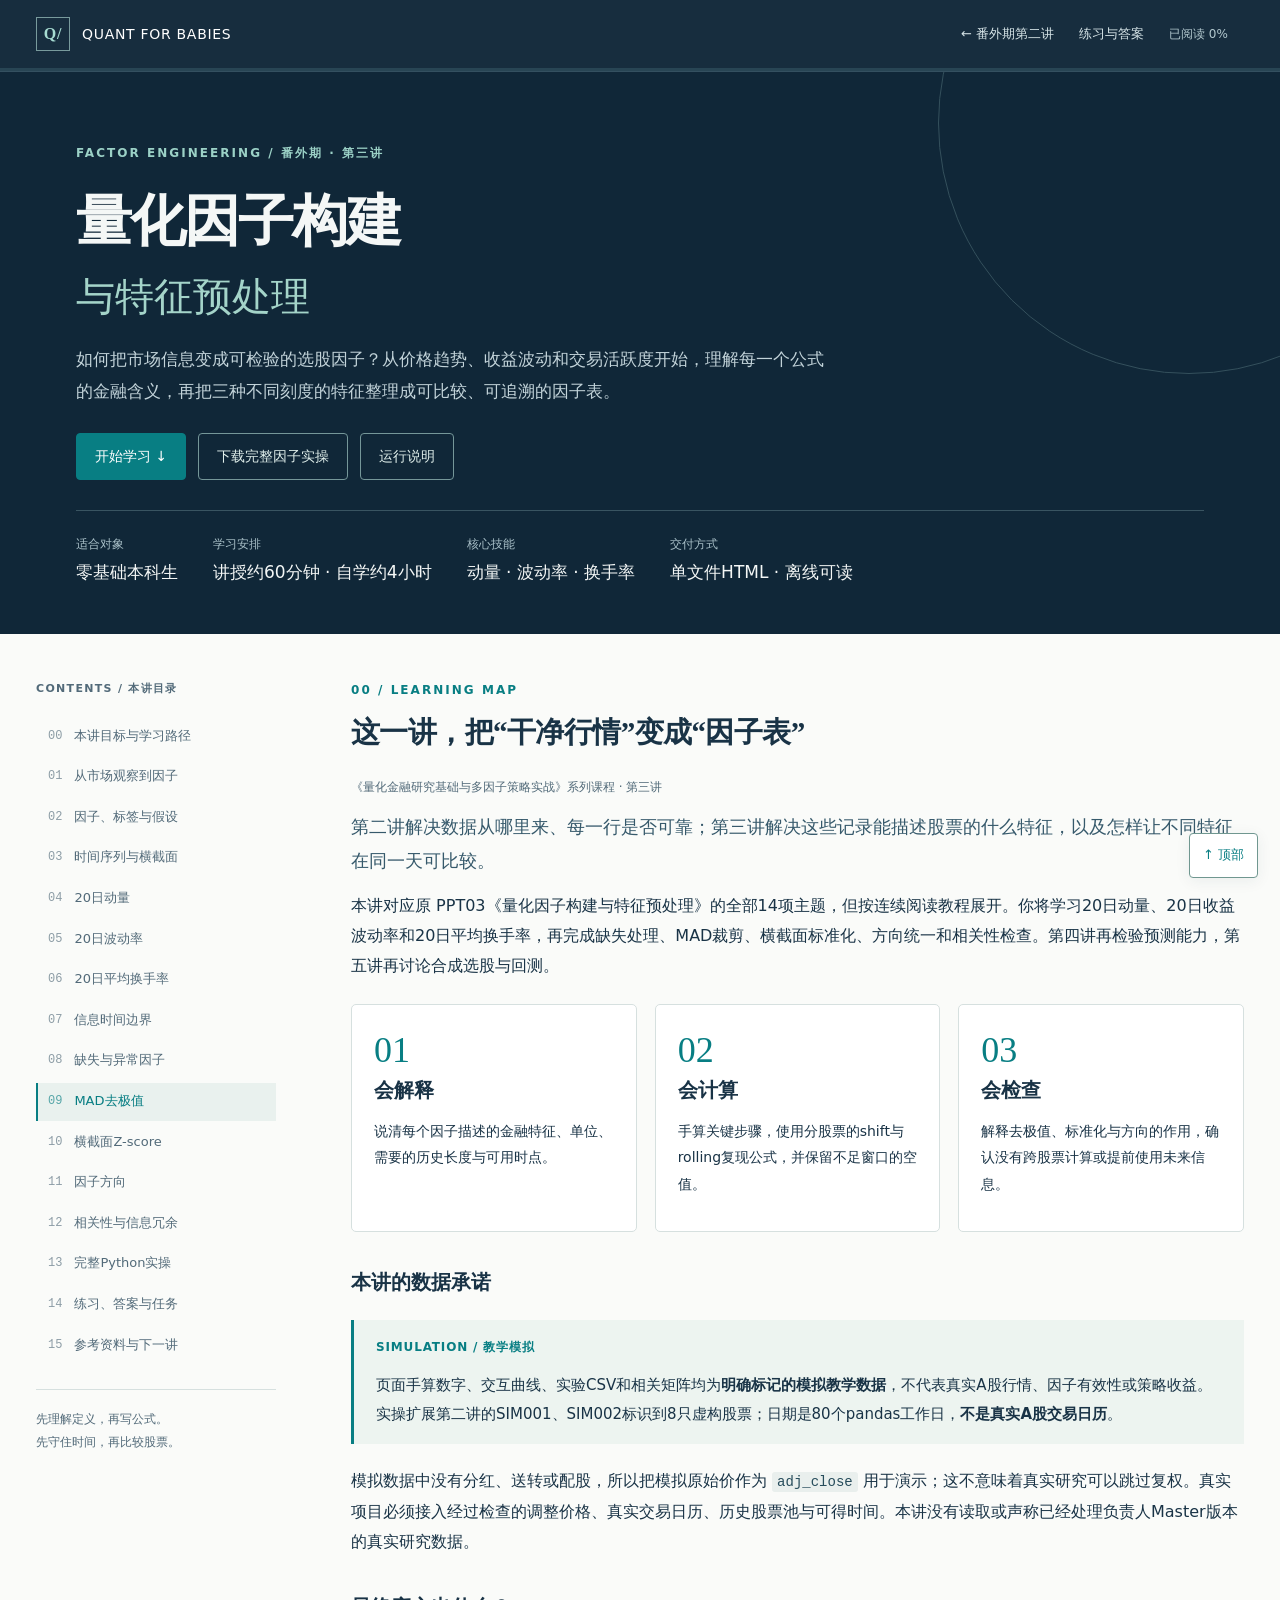
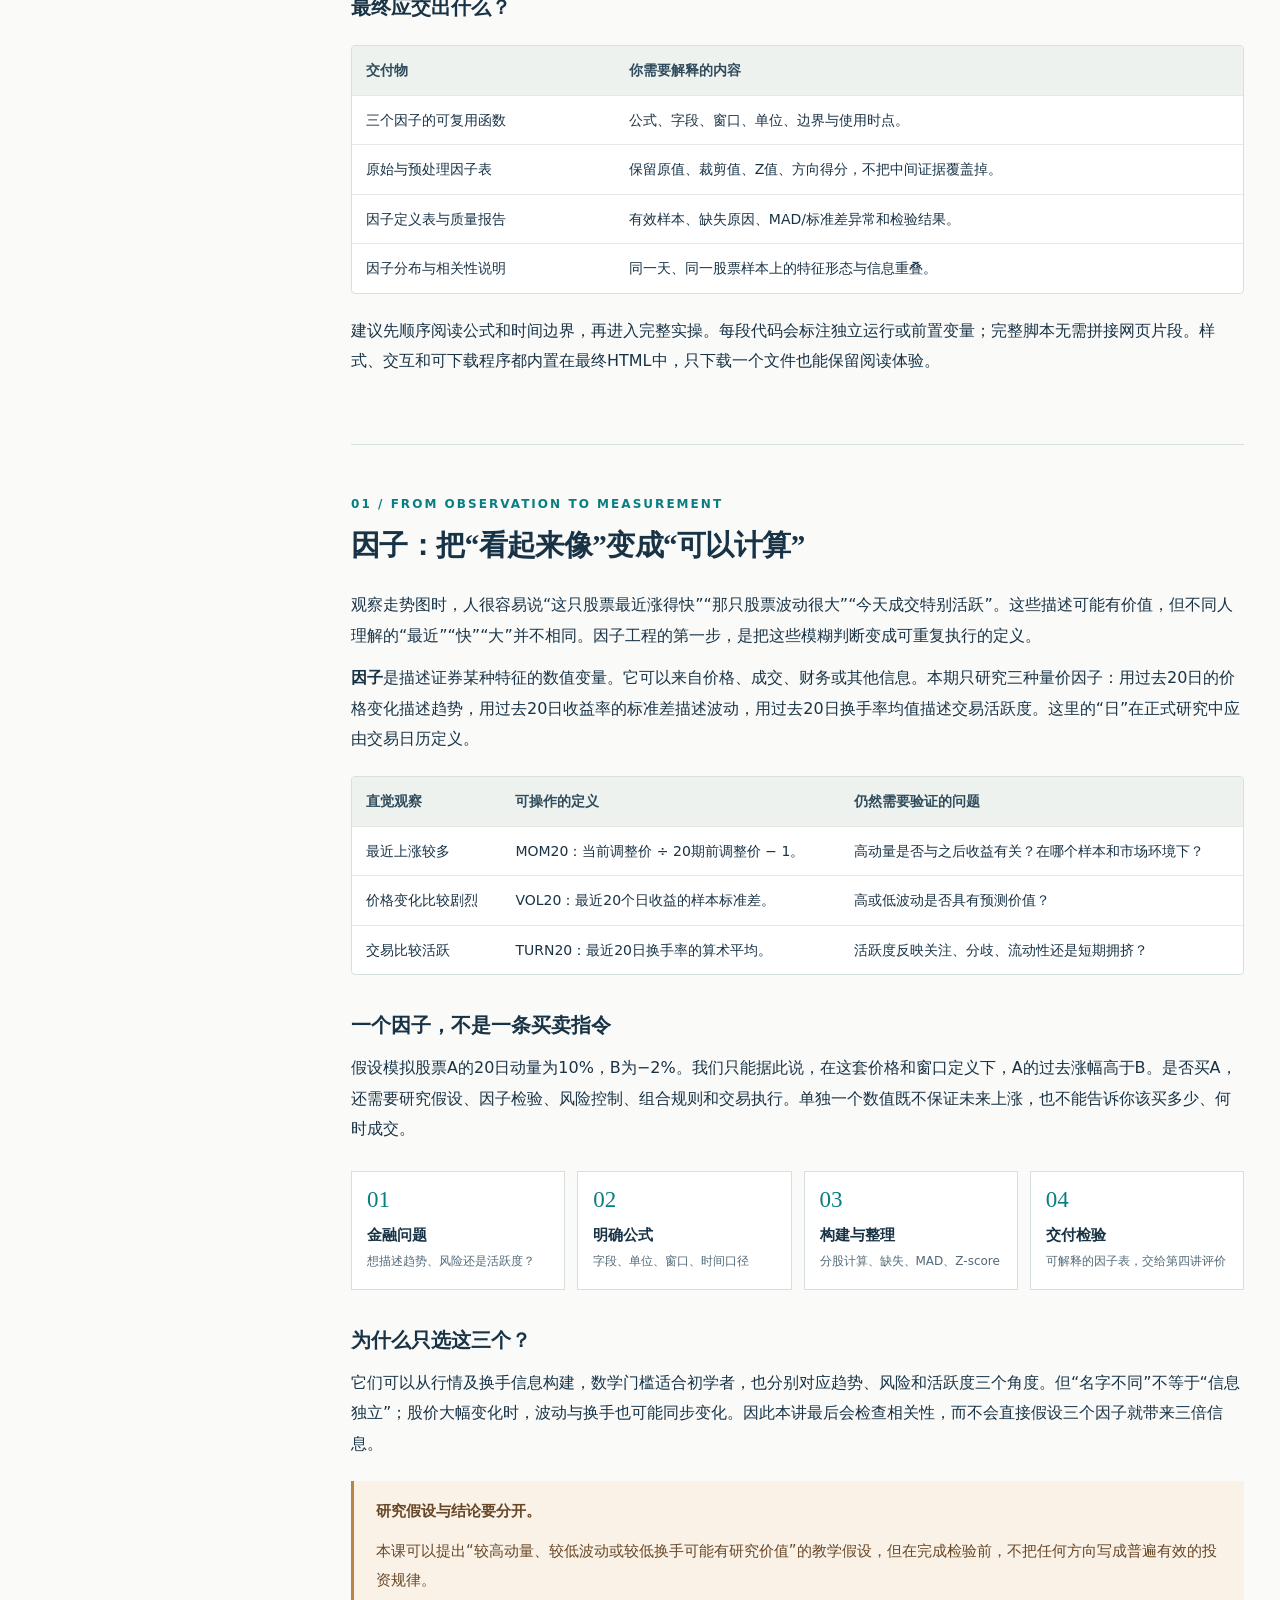
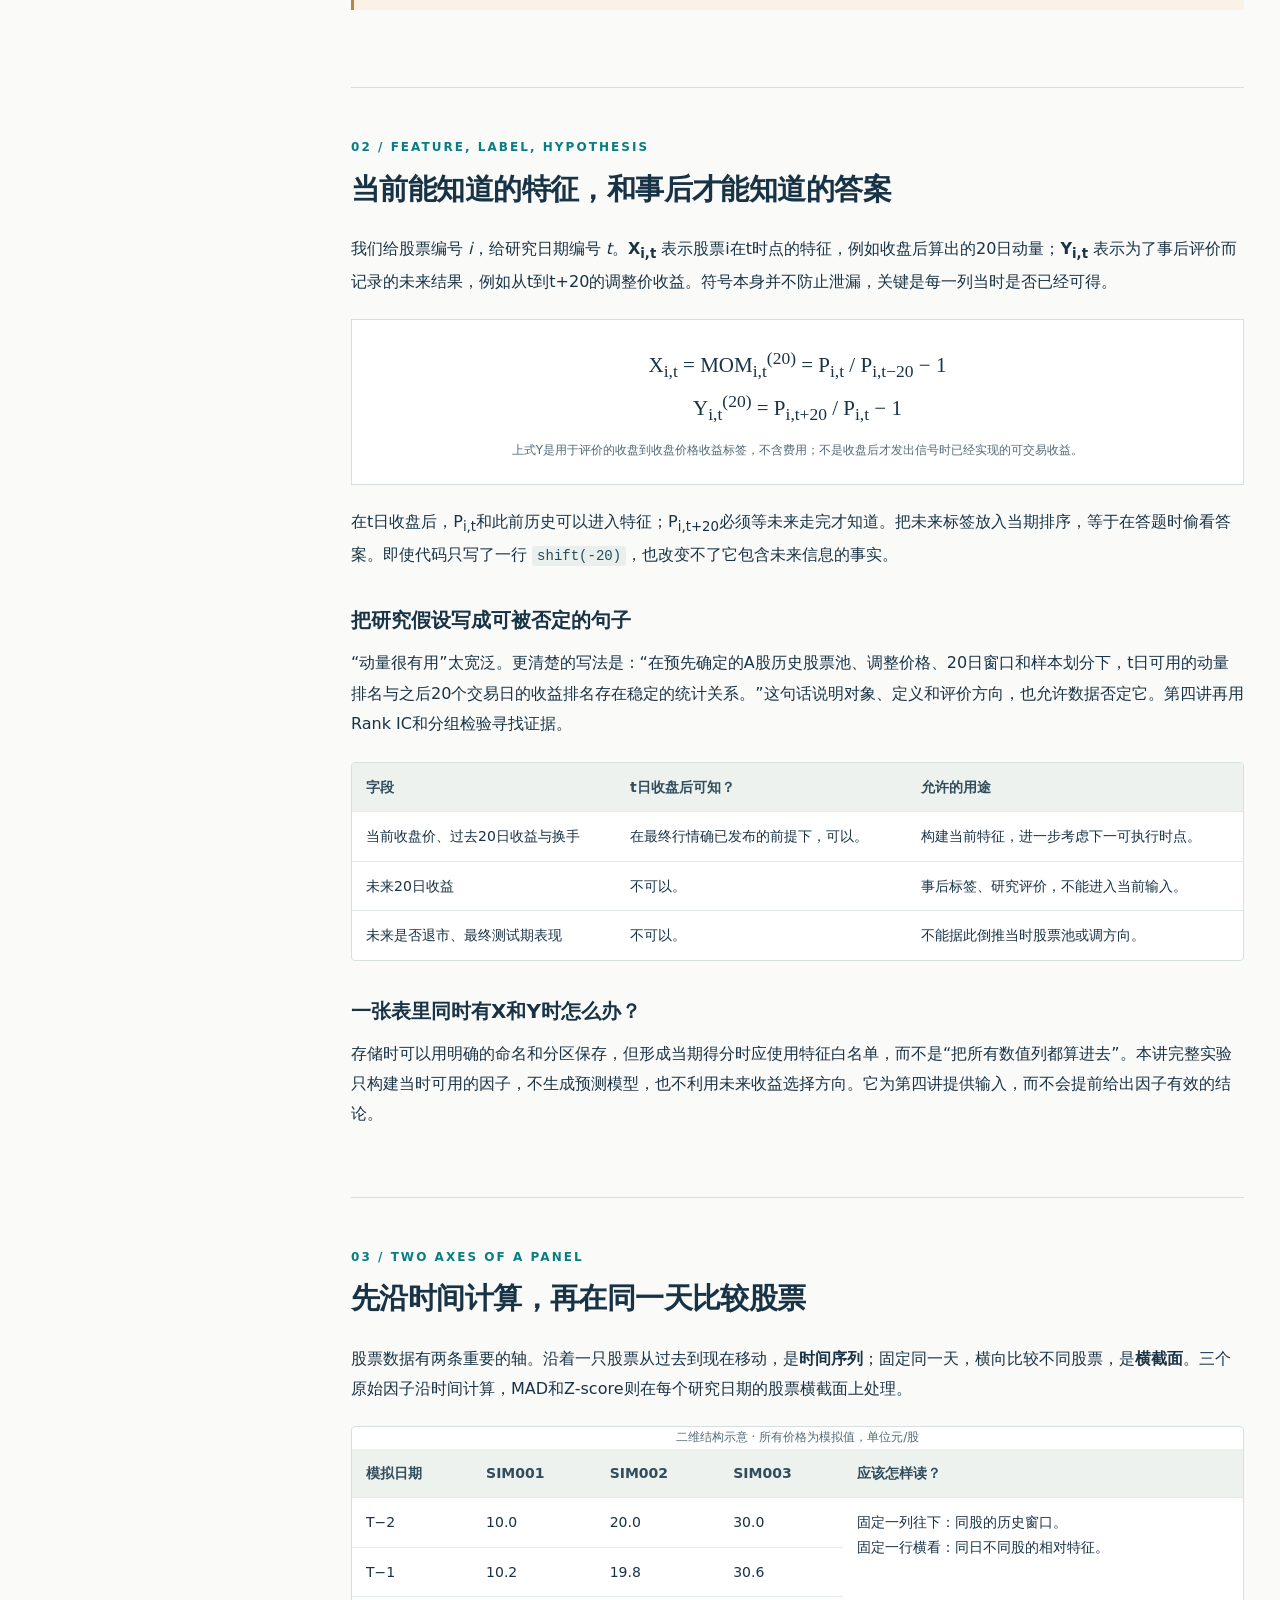
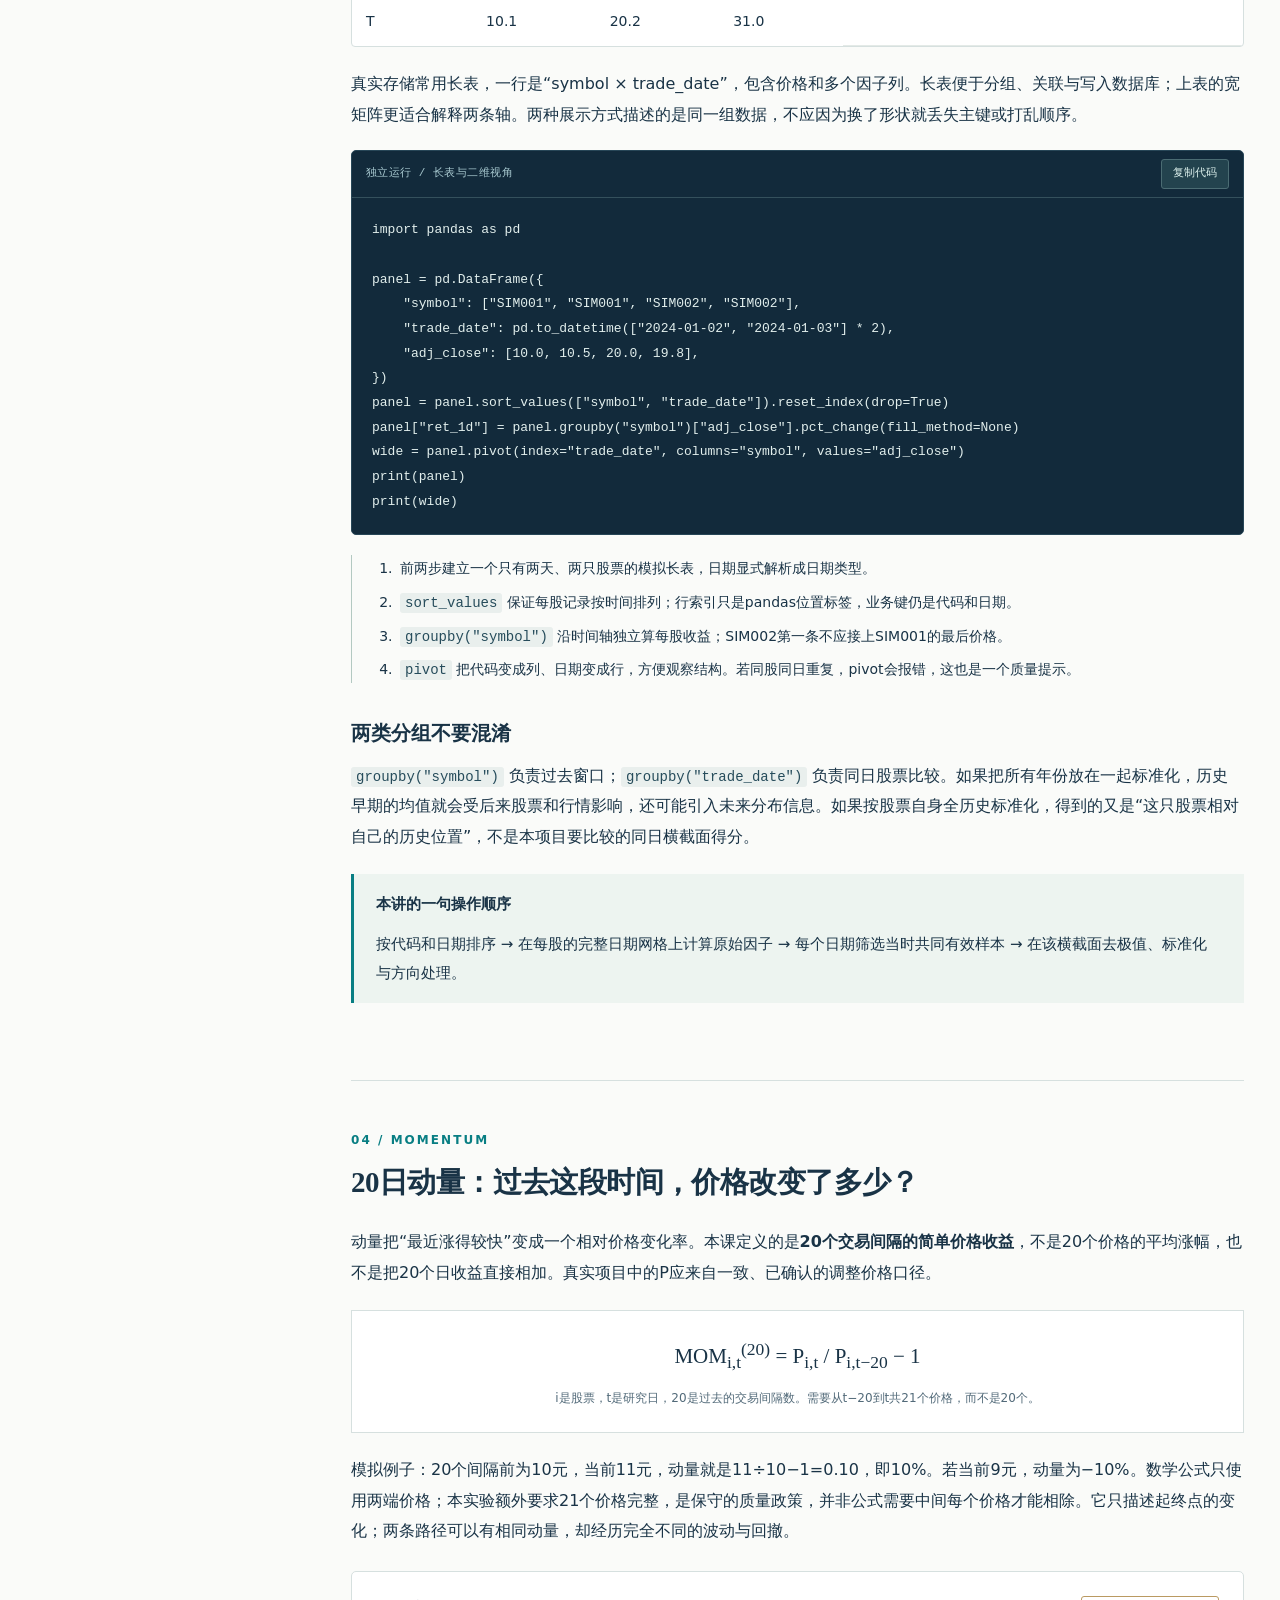
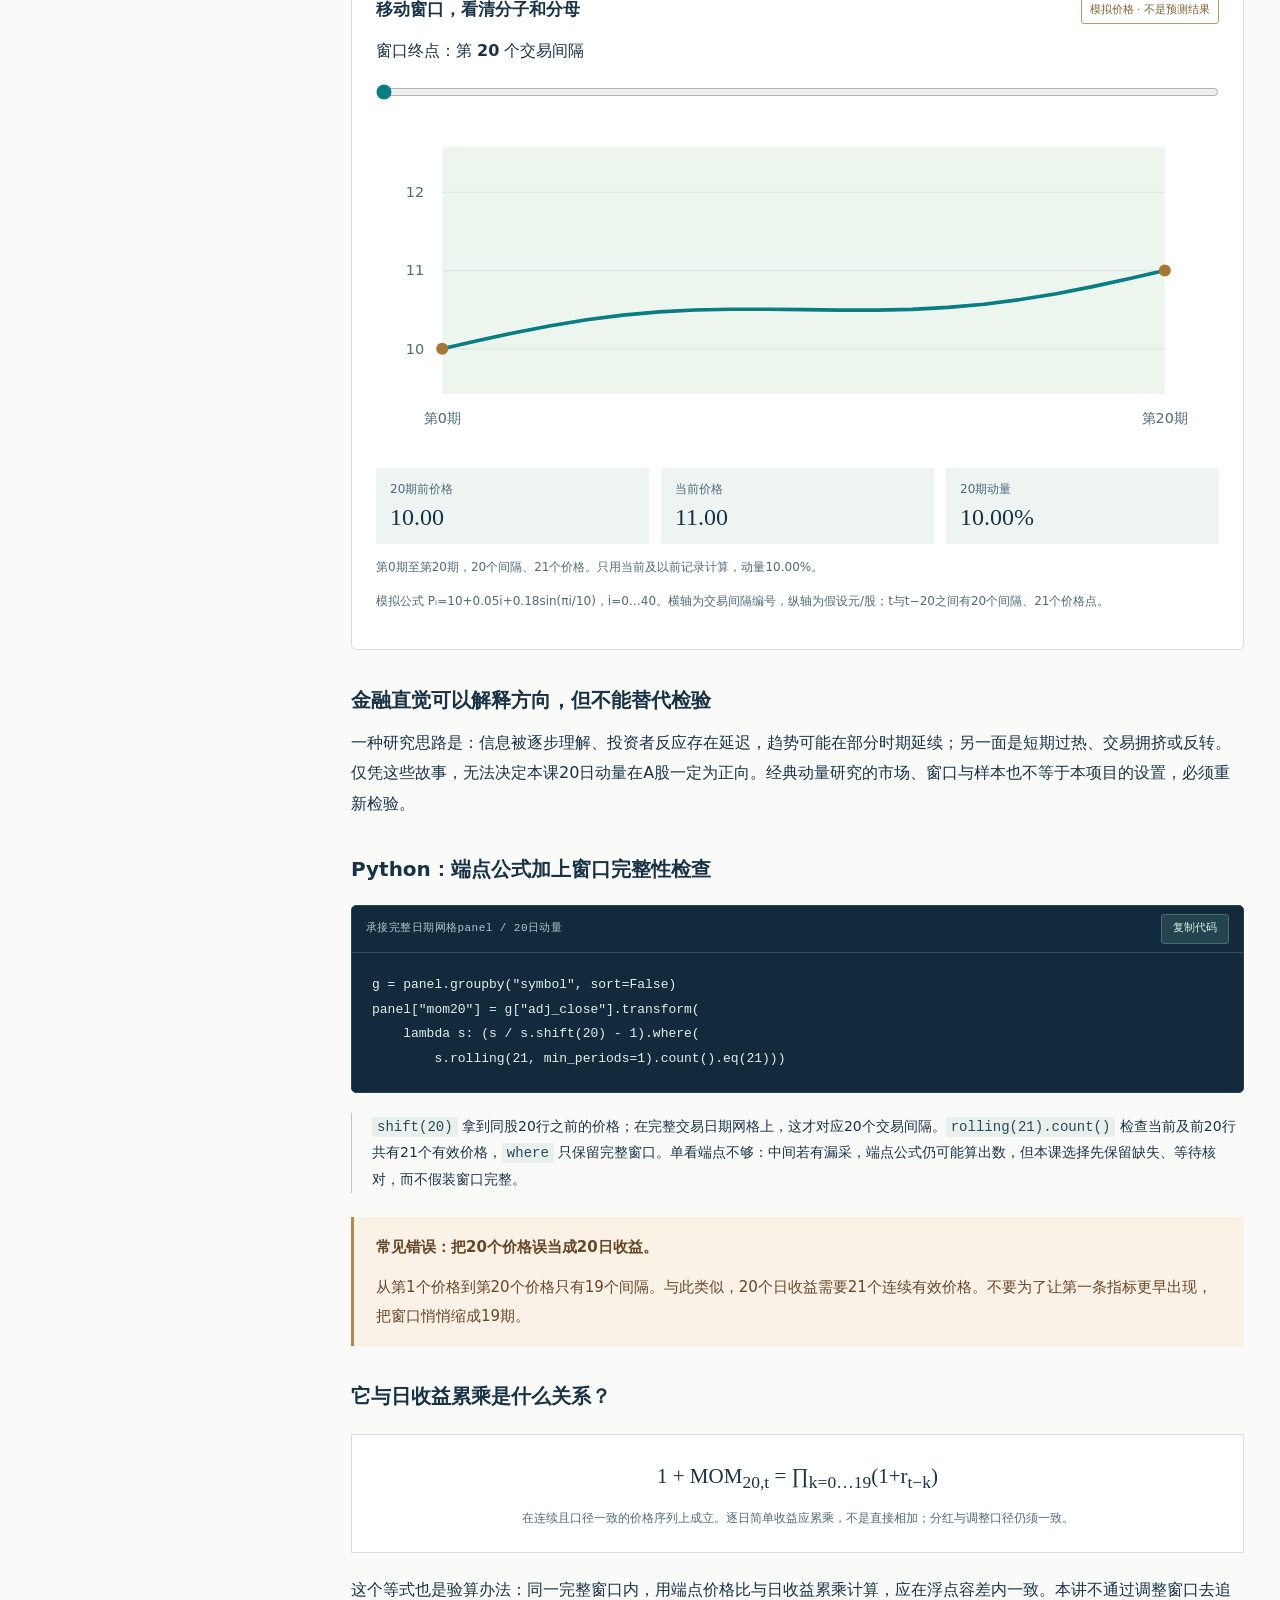
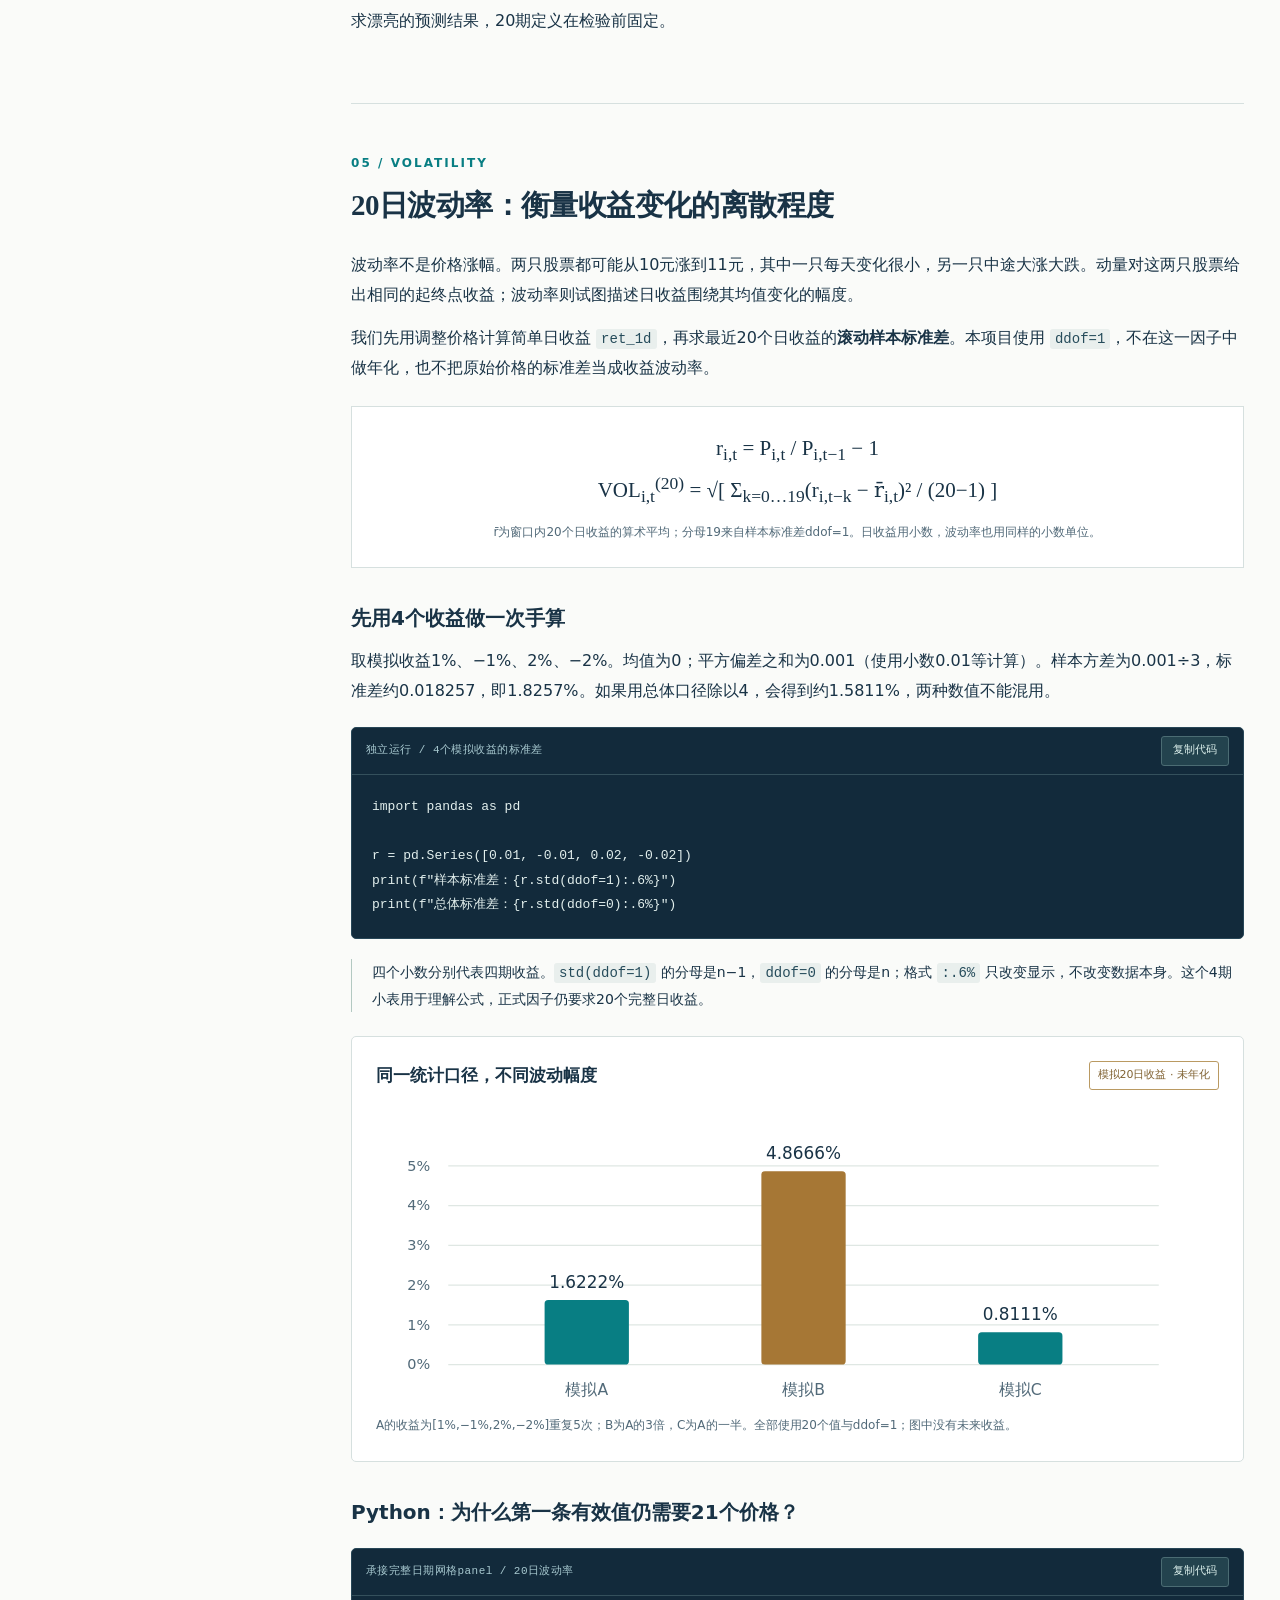
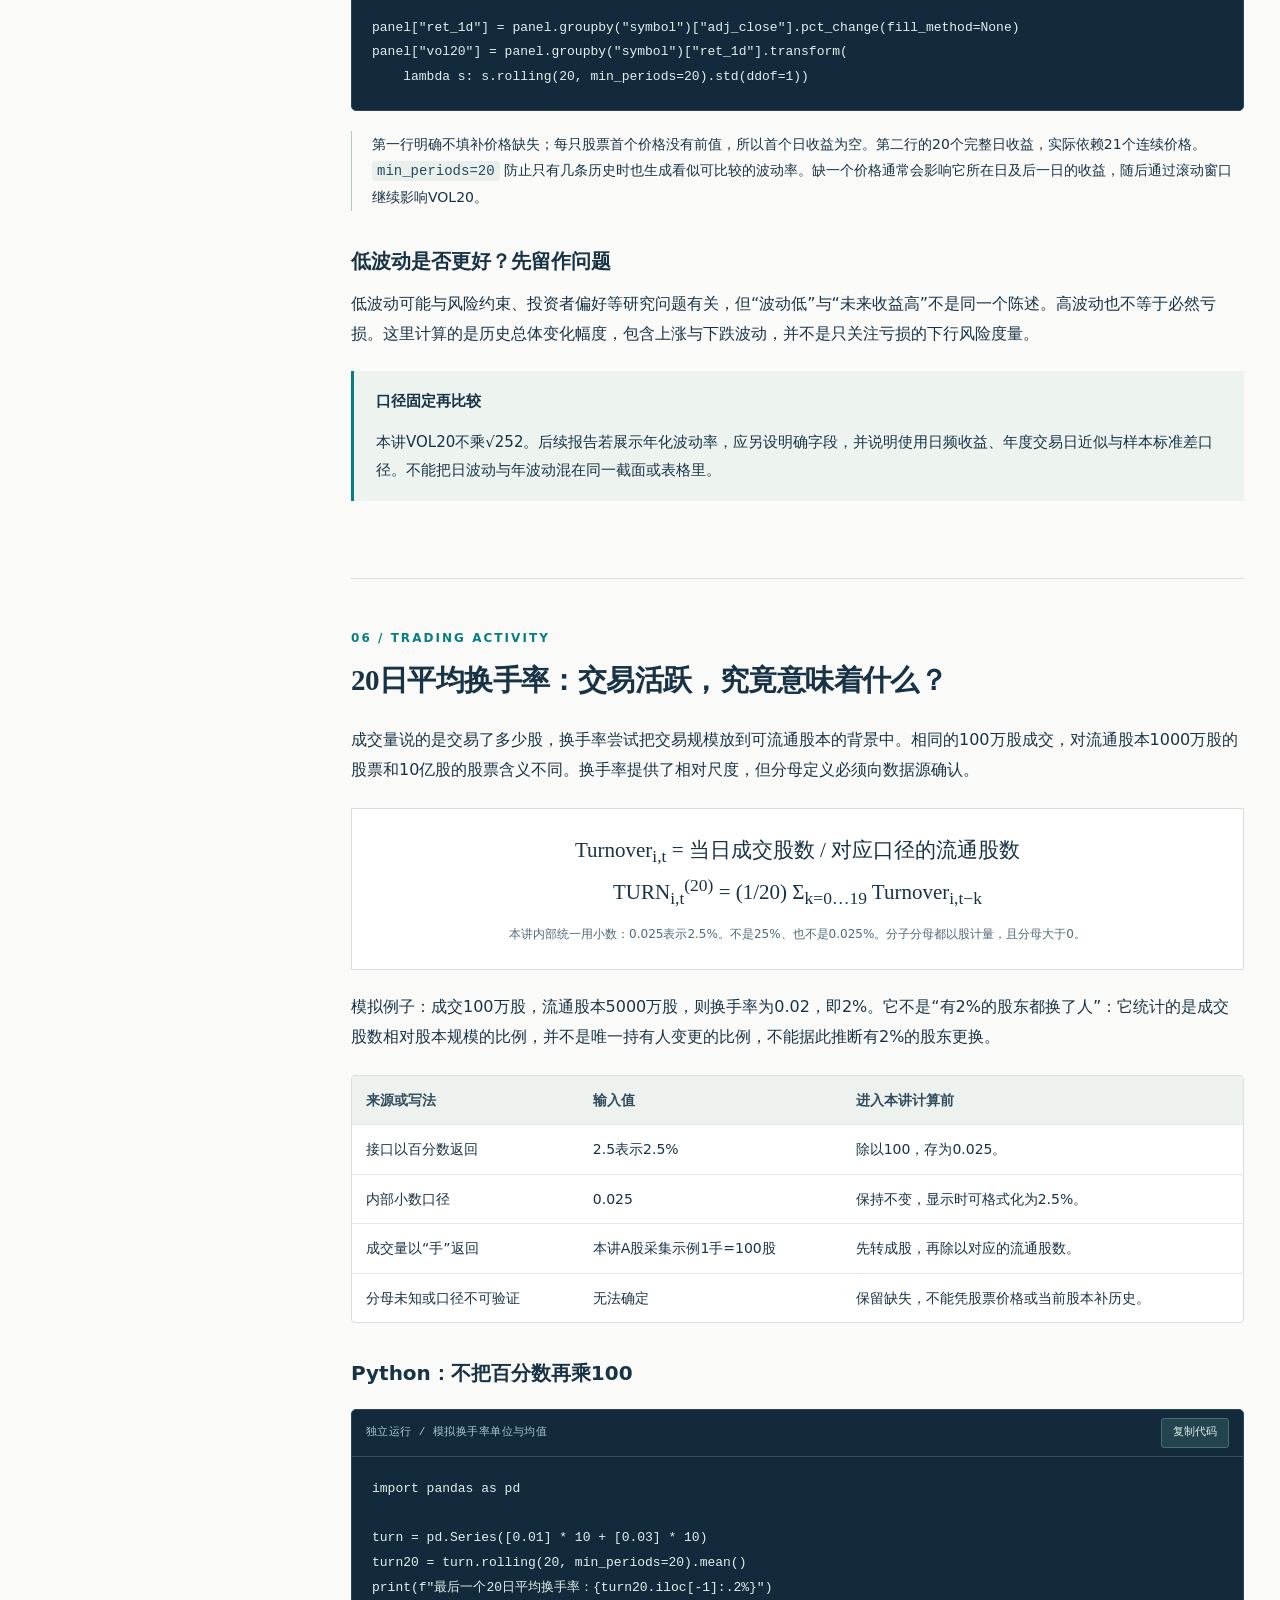
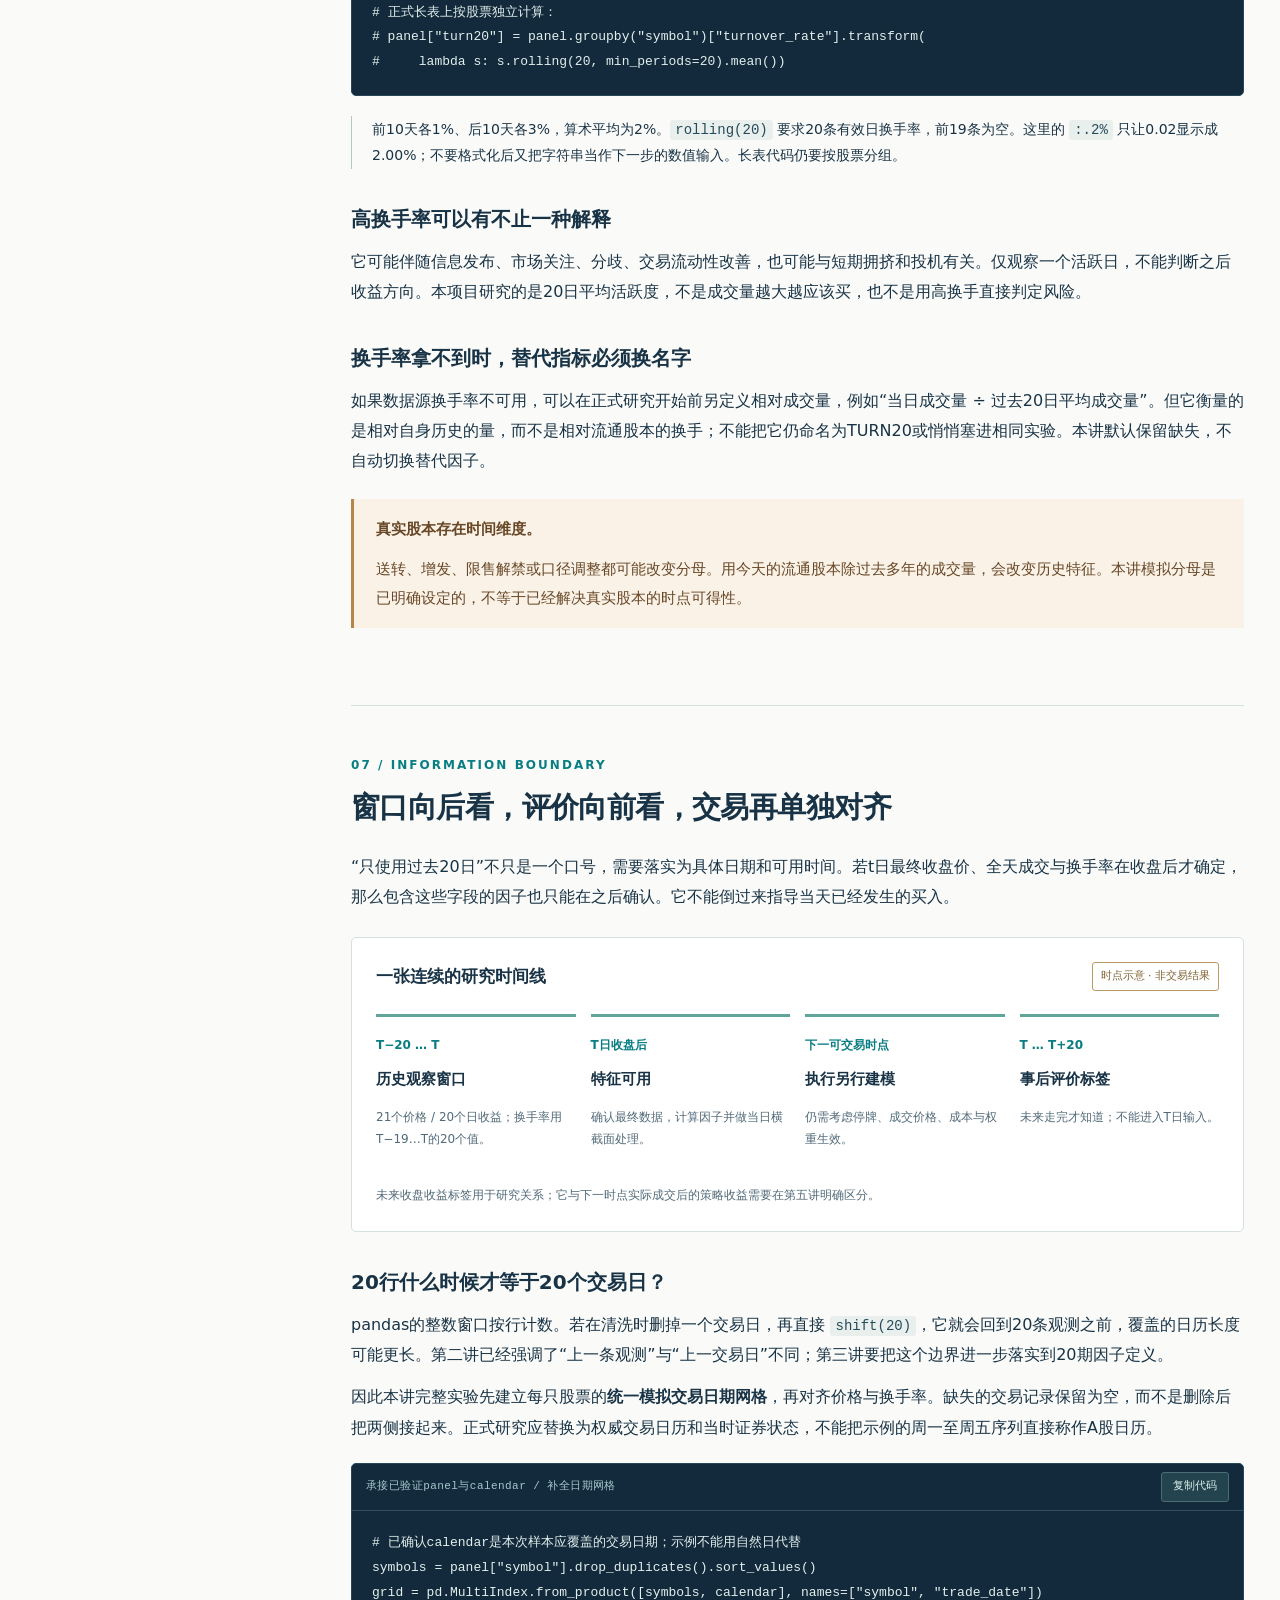
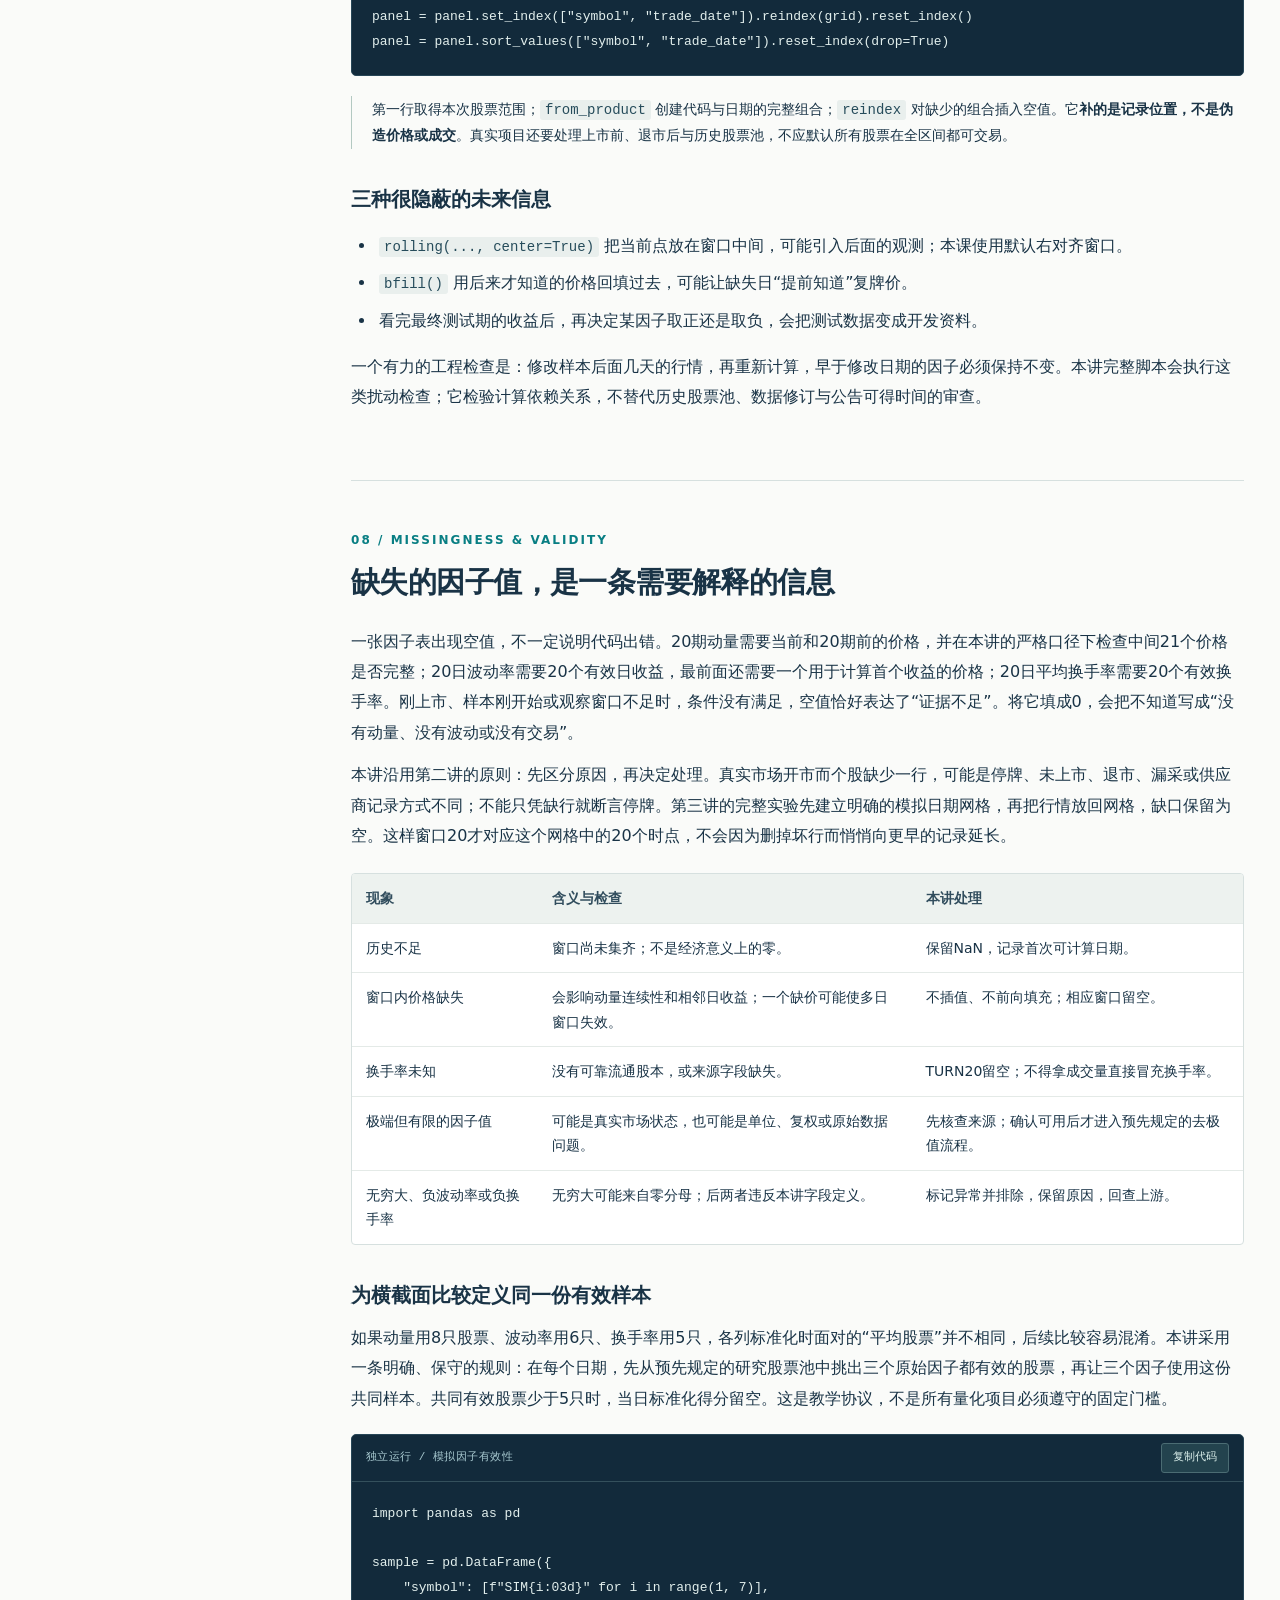
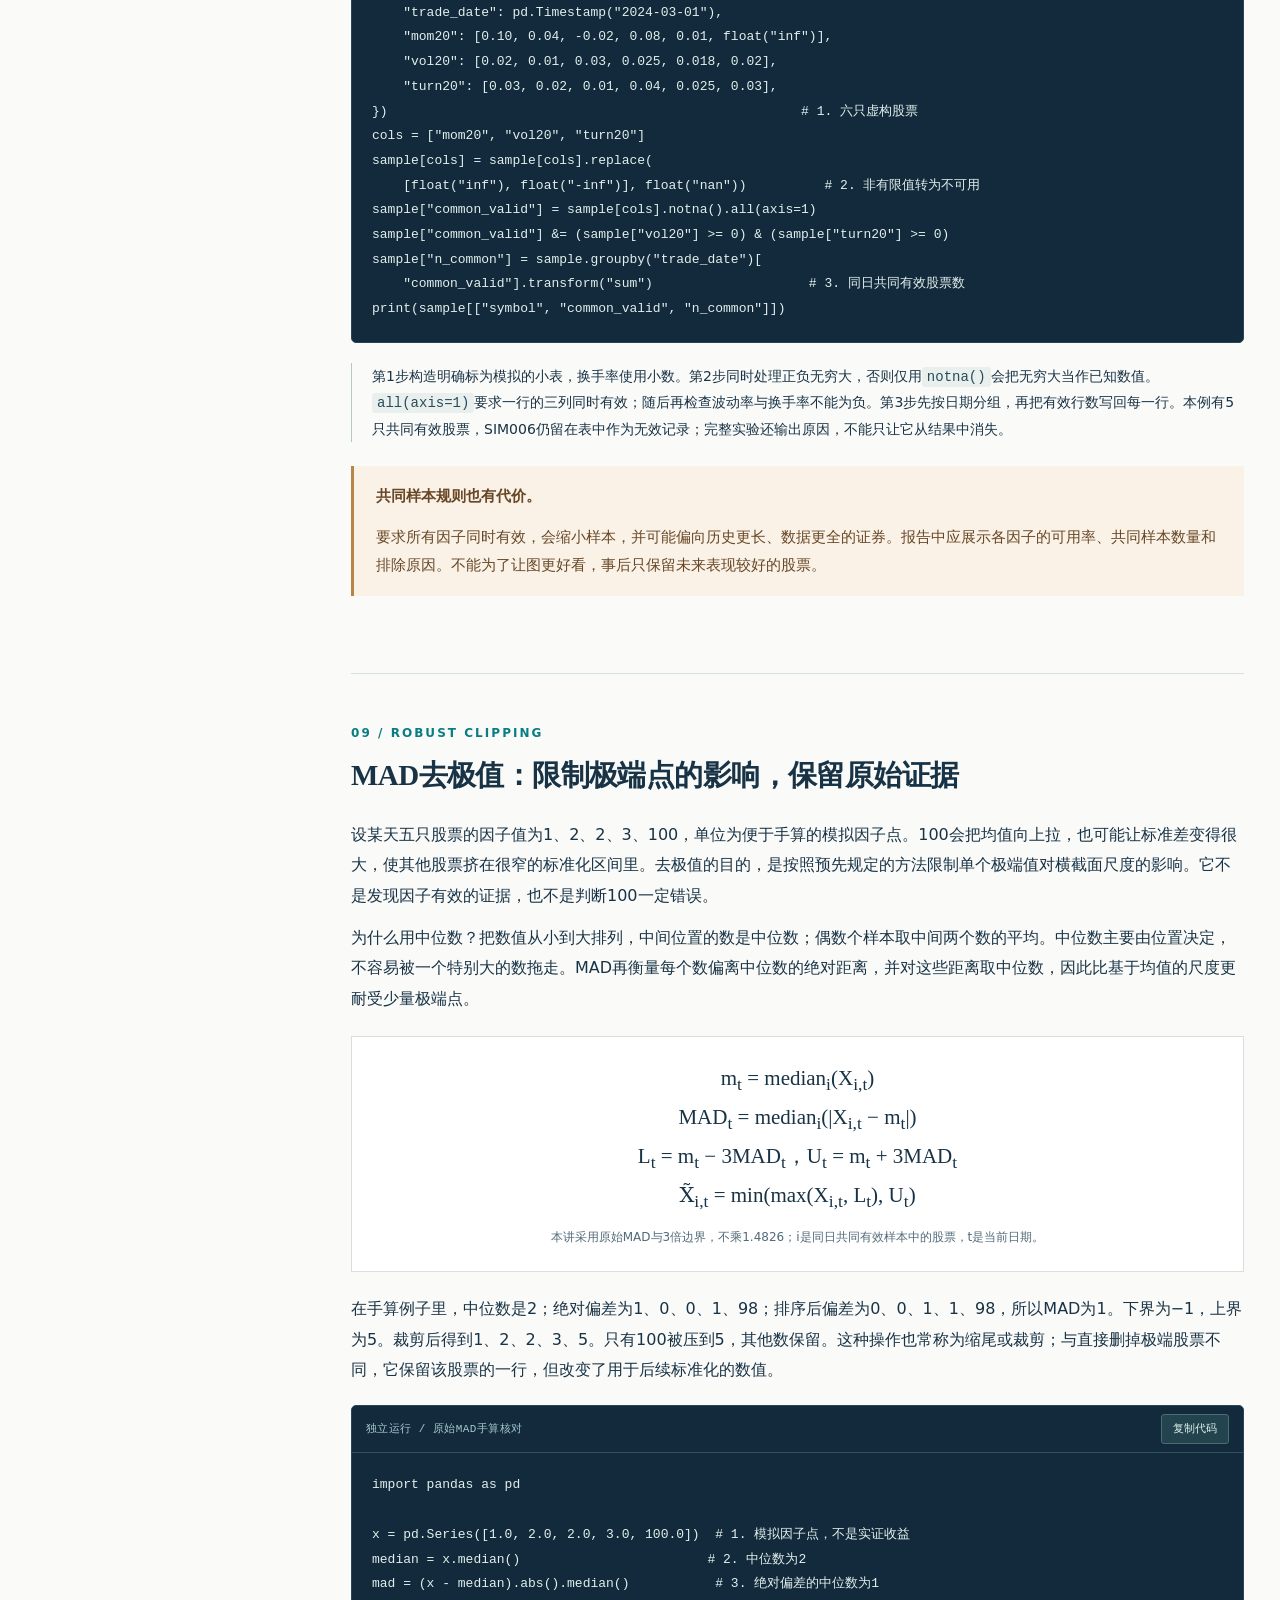
<file: extras/lecture-03/index.html>
<!doctype html>
<html lang="zh-CN"><head><meta charset="utf-8"><meta name="viewport" content="width=device-width, initial-scale=1"><meta name="theme-color" content="#102738"><meta name="description" content="番外期第三讲：20日动量、波动率、换手率因子，MAD去极值、横截面Z-score、方向与相关性。完整长篇教程、交互图与可复现Python实验。"><title>番外期·第三讲｜量化因子构建与特征预处理</title><!-- course-style:start -->
<style>
:root{--navy:#102738;--ink:#193346;--muted:#526a79;--teal:#087e83;--paper:#fafbf9;--line:#d6e0df;--wash:#eef4f2;--gold:#c4a36a;--code:#122a3b;--red:#a34536;scroll-behavior:smooth;scroll-padding-top:100px;color-scheme:light}
*{box-sizing:border-box}body{margin:0;background:var(--paper);color:var(--ink);font:16px/1.9 "Microsoft YaHei","PingFang SC",system-ui,sans-serif}a{color:var(--teal);text-underline-offset:4px}a:hover{color:#04545b}button,select{font:inherit}button,a,summary{touch-action:manipulation}a:focus-visible,button:focus-visible,summary:focus-visible,select:focus-visible{outline:3px solid #bf7c28;outline-offset:4px}button{cursor:pointer}.skip{position:fixed;left:16px;top:-80px;z-index:100;background:#fff;padding:10px}.skip:focus{top:12px}.topbar{position:sticky;top:0;z-index:20;background:#102738f7;color:#fff;backdrop-filter:blur(12px);border-bottom:1px solid #345060}.top-inner{max-width:1440px;margin:auto;display:flex;align-items:center;justify-content:space-between;gap:20px;min-height:68px;padding:10px 36px}.brand{color:#fff;text-decoration:none;font-size:14px;letter-spacing:.05em;display:flex;gap:12px;align-items:center}.mark{width:34px;height:34px;display:grid;place-items:center;border:1px solid #789a9c;font:700 16px Georgia;color:#a7dcd2}.top-links{display:flex;gap:25px;align-items:center;font-size:13px}.top-links a{color:#d6e4e7;text-decoration:none}.progress-wrap{height:3px;background:#284554}.progress-bar{height:3px;width:0;background:#67c7b8;transition:width .1s linear}.progress-label{color:#b3c9cf;font-size:12px;min-width:75px}.hero{background:var(--navy);color:#f4f7f6;position:relative;overflow:hidden}.hero::after{content:"";position:absolute;width:500px;height:500px;border:1px solid #34505c;border-radius:50%;right:-160px;top:-200px;pointer-events:none}.hero-inner{max-width:1200px;margin:auto;padding:70px 36px 46px;position:relative;z-index:1}.eyebrow,.section-kicker{font-size:12px;font-weight:700;letter-spacing:.17em;text-transform:uppercase;color:var(--teal)}.hero .eyebrow{color:#9bd1c6}.hero h1{font-family:Georgia,"Microsoft YaHei",serif;font-size:clamp(32px,4.4vw,57px);font-weight:650;line-height:1.3;letter-spacing:-.035em;max-width:920px;margin:20px 0}.hero h1 span{display:block;color:#a4d4c9;font-size:.69em;font-weight:400;letter-spacing:0;margin-top:14px}.hero .lead{color:#c2d3d9;max-width:750px;font-size:17px;line-height:1.9}.hero-meta{display:flex;gap:35px;flex-wrap:wrap;margin-top:30px;padding-top:22px;border-top:1px solid #395461;font-size:12px;color:#aac1c9}.hero-meta strong{display:block;color:#f4f7f6;font-size:17px;font-weight:500}.hero-actions{display:flex;gap:12px;flex-wrap:wrap;margin:26px 0 0}.button{display:inline-flex;align-items:center;gap:8px;justify-content:center;min-height:44px;padding:9px 18px;background:var(--teal);color:#fff;text-decoration:none;border:1px solid var(--teal);border-radius:4px;font-size:14px}.button:hover{background:#09656d;color:#fff}.button.secondary{background:transparent;border-color:#759799;color:#e0efeb}.layout{max-width:1390px;display:grid;grid-template-columns:250px minmax(0,1fr);gap:65px;margin:0 auto;padding:45px 36px 90px}.sidebar{position:sticky;top:95px;align-self:start;max-height:calc(100vh - 120px);overflow:auto;padding-right:10px}.sidebar-title{font-size:11px;color:var(--muted);letter-spacing:.12em;font-weight:700;margin-bottom:18px}.toc{display:flex;flex-direction:column;gap:3px}.toc a{color:var(--muted);text-decoration:none;font-size:13px;line-height:1.6;padding:8px 10px;border-left:2px solid transparent;display:flex;gap:12px}.toc .n{font:12px/1.8 ui-monospace,Consolas,monospace;opacity:.65}.toc a:hover,.toc a[aria-current=true]{color:var(--teal);border-left-color:var(--teal);background:#e9f1ee}.sidebar-foot{margin-top:25px;border-top:1px solid var(--line);padding-top:18px;font-size:12px;color:var(--muted)}main{min-width:0;max-width:930px}.chapter{padding:0 0 55px;margin:0 0 48px;border-bottom:1px solid var(--line);scroll-margin-top:100px}.chapter:last-child{border-bottom:0}.chapter h2{font-size:29px;font-family:Georgia,"Microsoft YaHei",serif;line-height:1.45;font-weight:650;margin:9px 0 24px;letter-spacing:-.02em}.chapter h3{font-size:20px;line-height:1.6;margin:34px 0 12px}.chapter h4{font-size:16px;margin:24px 0 8px}.chapter p{margin:12px 0}p code,li code,td code{background:#e9efed;padding:2px 5px;border-radius:3px;color:#264c5b;font:14px ui-monospace,Consolas,monospace;overflow-wrap:anywhere}strong{font-weight:650}.intro{font-size:18px;color:#36596b}.callout{border-left:3px solid var(--teal);padding:16px 22px;margin:22px 0;background:#edf4f0;font-size:15px}.callout p:first-child{margin-top:0}.callout p:last-child{margin-bottom:0}.callout.warning,.warning{border-color:#b88548;background:#faf2e6;color:#684727}.callout .label{font-size:12px;font-weight:700;color:var(--teal);letter-spacing:.07em}.grid2,.grid3{display:grid;grid-template-columns:repeat(2,minmax(0,1fr));gap:18px;margin:22px 0}.grid3{grid-template-columns:repeat(3,minmax(0,1fr))}.card{border:1px solid var(--line);padding:22px;background:#fff;border-radius:5px}.card h3,.card h4{margin:0 0 9px}.card p{font-size:14px}.card .big{font:36px/1.3 Georgia,serif;color:var(--teal)}ul,ol{padding-left:25px}li{padding-left:3px;margin:7px 0}.table-wrap{overflow-x:auto;width:100%;margin:22px 0;border:1px solid var(--line);background:#fff;border-radius:4px}table{width:100%;border-collapse:collapse;font-size:14px;text-align:left;line-height:1.75}th{background:#edf2ef;font-weight:650;color:#314d5d}td,th{padding:12px 14px;border-bottom:1px solid #e4eae7;vertical-align:top}tr:last-child td{border-bottom:0}table.wide{min-width:670px}.caption,figcaption,.small{font-size:12px;color:var(--muted);line-height:1.8}figure{margin:26px 0}.codebox{margin:20px 0;background:var(--code);border-radius:5px;overflow:hidden;border:1px solid #274657}.code-head{display:flex;align-items:center;justify-content:space-between;padding:8px 14px;border-bottom:1px solid #34505c;color:#a7c8cf;font:11px/1.6 ui-monospace,Consolas,monospace;letter-spacing:.04em;gap:10px}.copy-btn{font-size:11px;color:#dcf0ec;background:#23434e;border:1px solid #4b6c73;border-radius:3px;padding:4px 11px;min-height:30px}.copy-btn:hover{background:#305b65}pre{margin:0;padding:20px;overflow:auto;tab-size:4;color:#e2efed;font:13px/1.9 ui-monospace,Consolas,"Courier New",monospace;max-width:100%}pre code{font:inherit;white-space:pre}.explain{font-size:14px;border-left:1px solid #b3c9c2;margin:16px 0 24px;padding-left:20px}.equation{background:#fff;border:1px solid var(--line);padding:24px 16px;text-align:center;margin:22px 0;font:21px/1.7 Georgia,"Microsoft YaHei",serif;overflow-x:auto}.equation small{display:block;color:var(--muted);font:12px/1.7 system-ui;margin-top:10px}.flow{display:grid;grid-template-columns:repeat(4,minmax(0,1fr));list-style:none;padding:0;gap:12px;counter-reset:flow;margin:26px 0}.flow li{margin:0;padding:15px;border:1px solid var(--line);background:#fff;font-size:13px;position:relative}.flow li::before{counter-increment:flow;content:"0" counter(flow);display:block;font:23px Georgia;color:var(--teal);margin-bottom:8px}.flow strong{display:block;font-size:15px}.flow span{color:var(--muted);font-size:12px}.chart-panel{background:#fff;border:1px solid var(--line);border-radius:5px;padding:24px;margin:24px 0}.chart-head{display:flex;justify-content:space-between;align-items:center;gap:16px;flex-wrap:wrap;margin-bottom:12px}.chart-head h3{font-size:17px;margin:0}.badge{display:inline-block;padding:3px 8px;font-size:11px;border:1px solid #ba9a62;color:#806232;border-radius:3px;white-space:nowrap}.chart-controls{display:flex;gap:7px;flex-wrap:wrap}.chart-controls button{font-size:12px;border:1px solid var(--line);color:var(--ink);background:#fff;border-radius:3px;padding:5px 12px;min-height:36px}.chart-controls button[aria-pressed=true]{background:var(--teal);color:#fff;border-color:var(--teal)}svg{max-width:100%;height:auto;display:block}.legend{display:flex;gap:20px;flex-wrap:wrap;font-size:12px;color:var(--muted);margin-top:10px}.legend span::before{content:"";display:inline-block;width:18px;height:3px;background:var(--teal);vertical-align:middle;margin-right:6px}.legend .gold::before{background:#a67735}.legend .dash::before{background:#ab6573}.metric-row{display:grid;grid-template-columns:repeat(3,1fr);gap:12px;margin-top:20px}.metric{background:var(--wash);padding:10px 14px;font-size:12px;color:var(--muted)}.metric strong{display:block;font:24px/1.4 Georgia;color:var(--ink)}details{margin:20px 0;border:1px solid var(--line);border-radius:4px;background:#fff;padding:0 20px}summary{cursor:pointer;padding:13px 0;font-size:14px;font-weight:650}details[open]{padding-bottom:17px}.mobile-toc{display:none}.checklist li::marker{color:var(--teal)}footer{background:var(--navy);color:#c0d0d6;padding:30px 36px;font-size:12px}footer>div{max-width:1200px;margin:auto;display:flex;justify-content:space-between;gap:20px;flex-wrap:wrap}footer a{color:#abd4ca}.to-top{position:fixed;bottom:22px;right:22px;z-index:10;border:1px solid #709790;background:#fff;color:var(--teal);font-size:13px;padding:9px 13px;border-radius:4px;box-shadow:0 3px 15px #19334612}.sources li{font-size:14px}.sources a{overflow-wrap:anywhere}.status{min-height:1.7em;font-size:12px;color:var(--muted)}.inline-note{font-size:13px;color:var(--muted)}
@media(min-width:1500px){body{font-size:17px}}
@media(max-width:1050px){.layout{gap:32px;grid-template-columns:205px minmax(0,1fr);padding-left:25px;padding-right:25px}.top-inner{padding-left:25px;padding-right:25px}.hero-inner{padding-top:50px}.flow{grid-template-columns:repeat(2,1fr)}}
@media(max-width:760px){body{font-size:15px;line-height:1.95}.top-inner{padding:10px 18px;min-height:60px}.top-links{gap:14px}.top-links .desktop-link{display:none}.brand{font-size:12px;gap:8px}.progress-label{font-size:11px;min-width:61px}.hero-inner{padding:38px 22px 32px}.hero h1{font-size:33px}.hero .lead{font-size:15px}.hero-meta{gap:22px}.hero-meta strong{font-size:15px}.layout{display:block;padding:18px 20px 60px}.sidebar{display:none}main{max-width:none}.mobile-toc{display:block;background:#f1f6f2;margin-bottom:30px}.mobile-toc .toc{padding-bottom:8px}.mobile-toc .toc a{padding:7px 9px}.chapter{padding-bottom:35px;margin-bottom:35px}.chapter h2{font-size:25px}.chapter h3{font-size:19px}.intro{font-size:16px}.grid2,.grid3{grid-template-columns:1fr;gap:12px}.card{padding:18px}.callout{padding:14px 16px}.table-wrap{margin:18px 0}td,th{padding:10px 12px}.chart-panel{padding:15px}.metric-row{gap:6px}.metric{padding:8px;font-size:11px}.metric strong{font-size:19px}pre{font-size:12px;padding:16px}.equation{font-size:18px}.flow{gap:8px}.flow li{padding:13px}.to-top{bottom:16px;right:14px;font-size:12px;padding:7px 10px}footer{padding:25px 22px}}
@media(prefers-reduced-motion:reduce){:root{scroll-behavior:auto}.progress-bar{transition:none}}
@media print{body{background:#fff;color:#000;font-size:11pt}.topbar,.sidebar,.mobile-toc,.to-top,.copy-btn,.hero-actions,.chart-controls{display:none}.hero{background:#fff;color:#000}.hero .lead,.hero h1 span,.hero-meta,.hero-meta strong{color:#333}.hero-inner{padding:20px 0}.layout{display:block;padding:0}.chapter{break-before:auto;margin-bottom:20px;padding-bottom:20px}.chapter h2,.chapter h3{break-after:avoid}pre{white-space:pre-wrap;overflow-wrap:anywhere;color:#000;background:#f5f5f5}.codebox{background:#f5f5f5;border-color:#ccc}.code-head{color:#333}.table-wrap{overflow:visible}.callout{background:#f6f6f6}details{display:block}details>*{display:block}footer{background:#fff;color:#000}a{color:#000}.chart-panel{break-inside:avoid}}
input[type=range]{display:block;width:100%;accent-color:var(--teal);height:34px;margin:8px 0 14px;cursor:pointer}input[type=range]:focus-visible{outline:3px solid #bf7c28;outline-offset:4px}.timeline{display:grid;grid-template-columns:repeat(4,minmax(0,1fr));gap:15px;margin:23px 0}.timeline>div{border-top:3px solid #61a59a;padding-top:12px}.timeline span{color:var(--teal);font-size:12px;font-weight:700}.timeline strong{display:block;font-size:15px;margin-top:6px}.timeline p{font-size:12px;color:var(--muted);line-height:1.85}.heatmap td,.heatmap th{text-align:center;vertical-align:middle;padding:18px}.heatmap td{font:20px Georgia,serif;font-variant-numeric:tabular-nums}.heatmap th{font-size:12px}.policy-row{border-top:1px solid var(--line);padding:15px 0;margin:0;font-size:14px}.policy-row strong{color:var(--teal)}.output-list{columns:2;column-gap:26px}.output-list li{break-inside:avoid;font-size:14px}@media(max-width:760px){.timeline{grid-template-columns:1fr 1fr;gap:16px}.heatmap td,.heatmap th{padding:13px 10px}.heatmap td{font-size:17px}.output-list{columns:1}}@media print{input[type=range]{display:none}.timeline{grid-template-columns:repeat(4,1fr)}}
</style>
<!-- course-style:end --></head><body>
<a class="skip" href="#content">跳到课程正文</a><header class="topbar"><div class="top-inner"><a class="brand" href="https://github.com/ThreshoLdnnis/Quant-for-babies/blob/main/README.md"><span class="mark" aria-hidden="true">Q/</span>QUANT FOR BABIES</a><div class="top-links"><a class="desktop-link" href="https://github.com/ThreshoLdnnis/Quant-for-babies/blob/main/extras/lecture-02/index.html">← 番外期第二讲</a><a href="#practice">练习与答案</a><span class="progress-label" aria-live="off">已阅读 0%</span></div></div><div class="progress-wrap" aria-hidden="true"><div class="progress-bar"></div></div></header>
<div class="hero" id="top"><div class="hero-inner"><div class="eyebrow">FACTOR ENGINEERING / 番外期 · 第三讲</div><h1>量化因子构建<span>与特征预处理</span></h1><p class="lead">如何把市场信息变成可检验的选股因子？从价格趋势、收益波动和交易活跃度开始，理解每一个公式的金融含义，再把三种不同刻度的特征整理成可比较、可追溯的因子表。</p><div class="hero-actions"><a class="button" href="#overview">开始学习 ↓</a><a class="button secondary" data-course-file="factor_lab.py" href="data:text/x-python;charset=utf-8,%22%22%22%E7%AC%AC%E4%B8%89%E8%AE%B2%EF%BC%9A%E7%A6%BB%E7%BA%BF%E9%87%8F%E4%BB%B7%E5%9B%A0%E5%AD%90%E6%9E%84%E5%BB%BA%E4%B8%8E%E9%80%90%E6%97%A5%E6%A8%AA%E6%88%AA%E9%9D%A2%E9%A2%84%E5%A4%84%E7%90%86%E3%80%82%0A%0A%E5%85%A8%E9%83%A8%E6%95%B0%E5%80%BC%E5%B1%9E%E4%BA%8E%E7%A1%AE%E5%AE%9A%E6%80%A7%E6%A8%A1%E6%8B%9F%EF%BC%8C%E4%B8%8D%E6%98%AF%E7%9C%9F%E5%AE%9E%20A%20%E8%82%A1%E7%BB%93%E6%9E%9C%E3%80%8280%20%E4%B8%AA%20pandas%20%E5%B7%A5%E4%BD%9C%E6%97%A5%E4%B8%8D%E6%98%AF%0A%E4%BA%A4%E6%98%93%E6%89%80%E6%97%A5%E5%8E%86%EF%BC%9BSIM001%2FSIM002%20%E7%9A%84%E5%9F%BA%E7%A1%80%E4%BB%B7%E6%A0%BC%E5%92%8C%E9%87%8F%E6%B2%BF%E7%94%A8%E7%AC%AC%E4%BA%8C%E8%AE%B2%E7%94%9F%E6%88%90%E5%85%AC%E5%BC%8F%E5%90%8E%E6%89%A9%E5%B1%95%E3%80%82%0A%E6%A8%A1%E6%8B%9F%E6%B2%A1%E6%9C%89%E5%85%AC%E5%8F%B8%E8%A1%8C%E4%B8%BA%EF%BC%8Cadj_close%20%E7%AD%89%E4%BA%8E%E5%8E%9F%E5%A7%8B%E6%8A%A5%E4%BB%B7%EF%BC%8C%E4%B8%8D%E5%86%92%E5%85%85%E7%9C%9F%E5%AE%9E%E5%A4%8D%E6%9D%83%E5%BF%AB%E7%85%A7%E3%80%82%0A%E6%9C%AC%E7%A8%8B%E5%BA%8F%E5%8F%AA%E6%BC%94%E7%A4%BA%E5%9B%A0%E5%AD%90%E5%B7%A5%E7%A8%8B%EF%BC%8C%E4%B8%8D%E8%AE%A1%E7%AE%97%20IC%E3%80%81%E7%AD%96%E7%95%A5%E6%8C%81%E4%BB%93%E3%80%81%E5%9B%9E%E6%B5%8B%E6%88%96%E6%9C%BA%E5%99%A8%E5%AD%A6%E4%B9%A0%E7%BB%93%E6%9E%9C%E3%80%82%0A%22%22%22%0Afrom%20__future__%20import%20annotations%0A%0Aimport%20argparse%0Aimport%20hashlib%0Aimport%20json%0Aimport%20math%0Afrom%20pathlib%20import%20Path%0Aimport%20sys%0A%0Aimport%20pandas%20as%20pd%0A%0A%0AKEY%20%3D%20%5B%22symbol%22%2C%20%22trade_date%22%5D%0AFACTORS%20%3D%20%5B%22mom20%22%2C%20%22vol20%22%2C%20%22turn20%22%5D%0ADIRECTIONS%20%3D%20%7B%22mom20%22%3A%201%2C%20%22vol20%22%3A%20-1%2C%20%22turn20%22%3A%20-1%7D%0AMIN_N%20%3D%205%0AMAD_K%20%3D%203.0%0AUNIVERSE%20%3D%20%5Bf%22SIM%7Bi%3A03d%7D%22%20for%20i%20in%20range%281%2C%209%29%5D%0ADATA_KIND%20%3D%20%22SIMULATION_ONLY_NOT_REAL_A_SHARE_RESULTS%22%0A%0A%0Adef%20make_teaching_data%28%29%20-%3E%20tuple%5Bpd.DataFrame%2C%20pd.DatetimeIndex%5D%3A%0A%20%20%20%20%22%22%22%E5%85%AB%E5%8F%AA%E8%99%9A%E6%9E%84%E8%AF%81%E5%88%B8%E3%80%8180%20%E4%B8%AA%E6%A8%A1%E6%8B%9F%E5%B7%A5%E4%BD%9C%E6%97%A5%EF%BC%9B%E5%88%BB%E6%84%8F%E4%BF%9D%E7%95%99%E5%B0%91%E9%87%8F%E6%9C%AA%E7%9F%A5%E5%80%BC%E4%B8%8E%E7%BC%BA%E8%A1%8C%E3%80%82%0A%0A%20%20%20%20SIM001%2FSIM002%20%E6%B2%BF%E7%94%A8%E7%AC%AC%E4%BA%8C%E8%AE%B2%E7%9A%84%E5%BA%95%E5%B1%82%20price%2Fvolume%20%E5%85%AC%E5%BC%8F%EF%BC%8C%E4%B8%8D%E6%B2%BF%E7%94%A8%E7%AC%AC%E4%BA%8C%E8%AE%B2%E7%94%A8%E4%BA%8E%0A%20%20%20%20%E6%95%B0%E6%8D%AE%E6%B8%85%E6%B4%97%E6%BC%94%E7%A4%BA%E7%9A%84%E5%85%A8%E9%83%A8%E8%84%8F%E8%AE%B0%E5%BD%95%E3%80%82%E6%9C%AC%E8%AE%B2%E7%BC%BA%E5%A4%B1%E7%94%B1%20status%20%E6%98%8E%E7%A1%AE%E8%AF%B4%E6%98%8E%E3%80%82%E5%85%B6%E4%BD%99%E5%85%AD%E5%8F%AA%E4%B8%BA%0A%20%20%20%20%E6%A8%AA%E6%88%AA%E9%9D%A2%E7%BB%9F%E8%AE%A1%E8%A1%A5%E5%85%85%E6%9C%89%E5%B7%AE%E5%BC%82%E7%9A%84%E6%A8%A1%E6%8B%9F%E8%B7%AF%E5%BE%84%EF%BC%8CSIM008%20%E5%88%BB%E6%84%8F%E5%85%B7%E6%9C%89%E8%BE%83%E6%9E%81%E7%AB%AF%E7%9A%84%E6%95%B0%E5%80%BC%E3%80%82%0A%20%20%20%20%22%22%22%0A%20%20%20%20dates%20%3D%20pd.bdate_range%28%222024-01-02%22%2C%20periods%3D80%29%0A%20%20%20%20records%20%3D%20%5B%5D%0A%20%20%20%20for%20stock_no%2C%20symbol%20in%20enumerate%28UNIVERSE%29%3A%0A%20%20%20%20%20%20%20%20for%20i%2C%20date%20in%20enumerate%28dates%29%3A%0A%20%20%20%20%20%20%20%20%20%20%20%20if%20stock_no%20%3C%202%3A%0A%20%20%20%20%20%20%20%20%20%20%20%20%20%20%20%20price%20%3D%20round%2810%20%2B%20stock_no%20%2A%2010%20%2B%20i%20%2A%200.06%20%2B%20%28i%20%25%205%20-%202%29%20%2A%200.03%2C%202%29%0A%20%20%20%20%20%20%20%20%20%20%20%20%20%20%20%20volume%20%3D%2010000%20%2B%20stock_no%20%2A%202000%20%2B%20i%20%2A%20100%0A%20%20%20%20%20%20%20%20%20%20%20%20else%3A%0A%20%20%20%20%20%20%20%20%20%20%20%20%20%20%20%20base%20%3D%2012%20%2B%20stock_no%20%2A%204.5%0A%20%20%20%20%20%20%20%20%20%20%20%20%20%20%20%20drift%20%3D%20%28stock_no%20-%203.8%29%20%2A%200.00055%0A%20%20%20%20%20%20%20%20%20%20%20%20%20%20%20%20amplitude%20%3D%200.018%20%2B%20stock_no%20%2A%200.003%0A%20%20%20%20%20%20%20%20%20%20%20%20%20%20%20%20if%20symbol%20%3D%3D%20%22SIM008%22%3A%0A%20%20%20%20%20%20%20%20%20%20%20%20%20%20%20%20%20%20%20%20amplitude%20%3D%200.085%0A%20%20%20%20%20%20%20%20%20%20%20%20%20%20%20%20price%20%3D%20round%28base%20%2A%20math.exp%28drift%20%2A%20i%20%2B%20amplitude%20%2A%20math.sin%28i%20%2A%20%280.31%20%2B%20stock_no%20%2A%200.02%29%29%29%2C%204%29%0A%20%20%20%20%20%20%20%20%20%20%20%20%20%20%20%20if%20symbol%20%3D%3D%20%22SIM008%22%20and%20i%20%3E%3D%2060%3A%0A%20%20%20%20%20%20%20%20%20%20%20%20%20%20%20%20%20%20%20%20price%20%3D%20round%28price%20%2A%20%281%20%2B%200.028%20%2A%20%28i%20-%2059%29%29%2C%204%29%0A%20%20%20%20%20%20%20%20%20%20%20%20%20%20%20%20volume%20%3D%20int%28%2812000%20%2B%20stock_no%20%2A%201800%20%2B%2045%20%2A%20i%29%20%2A%20%281%20%2B%200.23%20%2A%20math.sin%28i%20%2A%200.27%20%2B%20stock_no%29%29%29%0A%20%20%20%20%20%20%20%20%20%20%20%20free_float_shares%20%3D%20700000%20%2B%20stock_no%20%2A%20130000%0A%20%20%20%20%20%20%20%20%20%20%20%20turnover%20%3D%20volume%20%2F%20free_float_shares%0A%20%20%20%20%20%20%20%20%20%20%20%20if%20symbol%20%3D%3D%20%22SIM008%22%20and%20i%20%3E%3D%2060%3A%0A%20%20%20%20%20%20%20%20%20%20%20%20%20%20%20%20volume%20%3D%20int%28free_float_shares%20%2A%20%280.16%20%2B%200.015%20%2A%20math.sin%28i%29%29%29%0A%20%20%20%20%20%20%20%20%20%20%20%20%20%20%20%20turnover%20%3D%20volume%20%2F%20free_float_shares%0A%20%20%20%20%20%20%20%20%20%20%20%20records.append%28%7B%0A%20%20%20%20%20%20%20%20%20%20%20%20%20%20%20%20%22symbol%22%3A%20symbol%2C%20%22trade_date%22%3A%20date.strftime%28%22%25Y-%25m-%25d%22%29%2C%0A%20%20%20%20%20%20%20%20%20%20%20%20%20%20%20%20%22close_raw%22%3A%20price%2C%20%22adj_close%22%3A%20price%2C%0A%20%20%20%20%20%20%20%20%20%20%20%20%20%20%20%20%22volume%22%3A%20volume%2C%20%22free_float_shares%22%3A%20free_float_shares%2C%0A%20%20%20%20%20%20%20%20%20%20%20%20%20%20%20%20%22turnover_rate%22%3A%20turnover%2C%20%22status%22%3A%20%22observed_simulation%22%2C%0A%20%20%20%20%20%20%20%20%20%20%20%20%20%20%20%20%22in_universe%22%3A%20True%2C%20%22is_simulated%22%3A%20True%2C%0A%20%20%20%20%20%20%20%20%20%20%20%20%7D%29%0A%20%20%20%20raw%20%3D%20pd.DataFrame.from_records%28records%29%0A%20%20%20%20%23%20%E5%81%9C%E7%89%8C%E7%8A%B6%E6%80%81%E6%98%AF%E6%9C%AC%E5%AE%9E%E9%AA%8C%E9%A2%84%E5%85%88%E8%AE%BE%E5%AE%9A%E7%9A%84%E4%BA%8B%E5%AE%9E%EF%BC%8C%E4%B8%8D%E8%83%BD%E4%BB%8E%E6%99%AE%E9%80%9A%E7%BC%BA%E8%A1%8C%E8%87%AA%E5%8A%A8%E6%8E%A8%E6%96%AD%E3%80%82%0A%20%20%20%20suspended%20%3D%20raw.symbol.eq%28%22SIM002%22%29%20%26%20raw.trade_date.eq%28str%28dates%5B10%5D.date%28%29%29%29%0A%20%20%20%20raw.loc%5Bsuspended%2C%20%5B%22close_raw%22%2C%20%22adj_close%22%5D%5D%20%3D%20float%28%22nan%22%29%0A%20%20%20%20raw.loc%5Bsuspended%2C%20%5B%22volume%22%2C%20%22turnover_rate%22%5D%5D%20%3D%200%0A%20%20%20%20raw.loc%5Bsuspended%2C%20%22status%22%5D%20%3D%20%22known_simulated_suspension%22%0A%20%20%20%20price_gap%20%3D%20raw.symbol.eq%28%22SIM001%22%29%20%26%20raw.trade_date.eq%28str%28dates%5B30%5D.date%28%29%29%29%0A%20%20%20%20raw.loc%5Bprice_gap%2C%20%5B%22close_raw%22%2C%20%22adj_close%22%5D%5D%20%3D%20float%28%22nan%22%29%0A%20%20%20%20raw.loc%5Bprice_gap%2C%20%22status%22%5D%20%3D%20%22unresolved_missing_price%22%0A%20%20%20%20turnover_gap%20%3D%20raw.symbol.eq%28%22SIM003%22%29%20%26%20raw.trade_date.eq%28str%28dates%5B35%5D.date%28%29%29%29%0A%20%20%20%20raw.loc%5Bturnover_gap%2C%20%22turnover_rate%22%5D%20%3D%20float%28%22nan%22%29%0A%20%20%20%20raw.loc%5Bturnover_gap%2C%20%22status%22%5D%20%3D%20%22unknown_turnover%22%0A%20%20%20%20missing_bar%20%3D%20raw.symbol.eq%28%22SIM004%22%29%20%26%20raw.trade_date.eq%28str%28dates%5B45%5D.date%28%29%29%29%0A%20%20%20%20raw%20%3D%20raw.loc%5B~missing_bar%5D.sample%28frac%3D1%2C%20random_state%3D3%29.reset_index%28drop%3DTrue%29%0A%20%20%20%20return%20raw%2C%20dates%0A%0A%0Adef%20compute_factors%28input_frame%3A%20pd.DataFrame%2C%20calendar%3A%20pd.DatetimeIndex%2C%0A%20%20%20%20%20%20%20%20%20%20%20%20%20%20%20%20%20%20%20%20universe%3A%20list%5Bstr%5D%29%20-%3E%20pd.DataFrame%3A%0A%20%20%20%20%22%22%22%E5%9C%A8%E6%98%8E%E7%A1%AE%E6%97%A5%E5%8E%86%E7%BD%91%E6%A0%BC%E4%B8%AD%E8%AE%A1%E7%AE%97%E4%B8%A5%E6%A0%BC%E7%9A%84%2020%20%E6%9C%9F%E6%8C%87%E6%A0%87%EF%BC%8C%E7%BC%BA%E5%A4%B1%E4%BB%B7%E6%A0%BC%E4%B8%8D%E5%81%9A%E4%BB%BB%E4%BD%95%E5%A1%AB%E8%A1%A5%E3%80%82%0A%0A%20%20%20%20%E5%AE%9E%E9%99%85%E9%A1%B9%E7%9B%AE%E5%BA%94%E4%BC%A0%E5%85%A5%E7%BB%8F%E8%BF%87%E6%A0%B8%E5%AF%B9%E7%9A%84%E4%BA%A4%E6%98%93%E6%89%80%E6%97%A5%E5%8E%86%E3%80%81%E5%8E%86%E5%8F%B2%E8%82%A1%E7%A5%A8%E6%B1%A0%E3%80%81%E5%A4%8D%E6%9D%83%E5%8F%A3%E5%BE%84%E4%B8%8E%E7%8A%B6%E6%80%81%E8%A1%A8%E3%80%82%0A%20%20%20%20%E6%9C%AC%E8%AF%BE%20CLI%20%E4%BB%85%E7%94%9F%E6%88%90%E6%A8%A1%E6%8B%9F%E6%95%B0%E6%8D%AE%EF%BC%8C%E9%81%BF%E5%85%8D%E6%8A%8A%20pandas%20%E5%B7%A5%E4%BD%9C%E6%97%A5%E5%BD%93%E4%BD%9C%E7%9C%9F%E5%AE%9E%20A%20%E8%82%A1%E6%97%A5%E5%8E%86%E3%80%82%0A%20%20%20%20MOM20%20%E5%8F%A6%E8%A6%81%E6%B1%82%2021%20%E4%B8%AA%E8%BF%9E%E7%BB%AD%E6%9C%89%E6%95%88%E4%BB%B7%E6%A0%BC%EF%BC%8CVOL20%20%E8%A6%81%E6%B1%82%2020%20%E4%B8%AA%E6%9C%89%E6%95%88%E6%97%A5%E6%94%B6%E7%9B%8A%EF%BC%8C%0A%20%20%20%20TURN20%20%E8%A6%81%E6%B1%82%2020%20%E4%B8%AA%E6%9C%89%E6%95%88%E6%8D%A2%E6%89%8B%E7%8E%87%E3%80%82%E4%B8%89%E4%B8%AA%E6%8C%87%E6%A0%87%E7%9A%84%E6%BB%A1%E7%AA%97%E5%8F%A3%E6%9D%A1%E4%BB%B6%E4%B8%8D%E5%90%8C%E3%80%82%0A%20%20%20%20%22%22%22%0A%20%20%20%20required%20%3D%20set%28KEY%20%2B%20%5B%22adj_close%22%2C%20%22turnover_rate%22%5D%29%0A%20%20%20%20if%20not%20required.issubset%28input_frame.columns%29%3A%0A%20%20%20%20%20%20%20%20raise%20ValueError%28f%22Missing%20columns%3A%20%7Bsorted%28required%20-%20set%28input_frame.columns%29%29%7D%22%29%0A%20%20%20%20calendar%20%3D%20pd.DatetimeIndex%28pd.to_datetime%28calendar%29%29.normalize%28%29%0A%20%20%20%20if%20len%28calendar%29%20%3D%3D%200%20or%20calendar.has_duplicates%20or%20not%20calendar.is_monotonic_increasing%3A%0A%20%20%20%20%20%20%20%20raise%20ValueError%28%22calendar%20must%20be%20nonempty%2C%20unique%2C%20and%20increasing%22%29%0A%20%20%20%20if%20len%28universe%29%20%21%3D%20len%28set%28universe%29%29%20or%20not%20universe%3A%0A%20%20%20%20%20%20%20%20raise%20ValueError%28%22universe%20must%20contain%20distinct%20symbols%22%29%0A%20%20%20%20work%20%3D%20input_frame.copy%28%29%0A%20%20%20%20work%5B%22symbol%22%5D%20%3D%20work.symbol.astype%28%22string%22%29%0A%20%20%20%20work%5B%22trade_date%22%5D%20%3D%20pd.to_datetime%28work.trade_date%2C%20errors%3D%22raise%22%29%0A%20%20%20%20if%20work%5BKEY%5D.isna%28%29.any%28%29.any%28%29%20or%20work.duplicated%28KEY%29.any%28%29%3A%0A%20%20%20%20%20%20%20%20raise%20ValueError%28%22Missing%20or%20duplicate%20symbol%2Fdate%20key%22%29%0A%20%20%20%20if%20not%20work.symbol.isin%28universe%29.all%28%29%20or%20not%20work.trade_date.isin%28calendar%29.all%28%29%3A%0A%20%20%20%20%20%20%20%20raise%20ValueError%28%22Input%20contains%20symbols%2Fdates%20outside%20the%20declared%20grid%22%29%0A%20%20%20%20for%20column%20in%20%28%22adj_close%22%2C%20%22turnover_rate%22%29%3A%0A%20%20%20%20%20%20%20%20work%5Bcolumn%5D%20%3D%20pd.to_numeric%28work%5Bcolumn%5D%2C%20errors%3D%22raise%22%29%0A%20%20%20%20%20%20%20%20values%20%3D%20work%5Bcolumn%5D.dropna%28%29%0A%20%20%20%20%20%20%20%20if%20not%20values.map%28math.isfinite%29.all%28%29%3A%0A%20%20%20%20%20%20%20%20%20%20%20%20raise%20ValueError%28f%22Nonfinite%20%7Bcolumn%7D%22%29%0A%20%20%20%20if%20%28work.adj_close.dropna%28%29%20%3C%3D%200%29.any%28%29%20or%20%28work.turnover_rate.dropna%28%29%20%3C%200%29.any%28%29%3A%0A%20%20%20%20%20%20%20%20raise%20ValueError%28%22This%20positive-price%20simulation%20expects%20price%20%3E%200%20and%20turnover%20%3E%3D%200%22%29%0A%20%20%20%20grid%20%3D%20pd.MultiIndex.from_product%28%5Buniverse%2C%20calendar%5D%2C%20names%3DKEY%29%0A%20%20%20%20result%20%3D%20work.set_index%28KEY%29.reindex%28grid%29.reset_index%28%29%0A%20%20%20%20result%5B%22status%22%5D%20%3D%20result.get%28%22status%22%2C%20pd.Series%28index%3Dresult.index%2C%20dtype%3D%22object%22%29%29.fillna%28%22missing_record%22%29%0A%20%20%20%20%23%20%E6%9C%AC%E6%A8%A1%E6%8B%9F%E6%89%80%E6%9C%89%E8%AF%81%E5%88%B8%E5%9C%A8%E6%95%B4%E4%B8%AA%E6%97%A5%E6%9C%9F%E7%BD%91%E6%A0%BC%E5%9D%87%E5%B1%9E%E4%BA%8E%E9%A2%84%E5%85%88%E5%A3%B0%E6%98%8E%E7%9A%84%E7%A0%94%E7%A9%B6%E6%B1%A0%E3%80%82%0A%20%20%20%20if%20%22in_universe%22%20not%20in%20result%3A%0A%20%20%20%20%20%20%20%20result%5B%22in_universe%22%5D%20%3D%20True%0A%20%20%20%20else%3A%0A%20%20%20%20%20%20%20%20result%5B%22in_universe%22%5D%20%3D%20result%5B%22in_universe%22%5D.fillna%28True%29.astype%28bool%29%0A%20%20%20%20groups%20%3D%20result.groupby%28%22symbol%22%2C%20sort%3DFalse%29%0A%20%20%20%20result%5B%22ret_1d%22%5D%20%3D%20groups%5B%22adj_close%22%5D.pct_change%28fill_method%3DNone%29%0A%20%20%20%20result%5B%22valid_prices_21%22%5D%20%3D%20groups%5B%22adj_close%22%5D.transform%28%0A%20%20%20%20%20%20%20%20lambda%20s%3A%20s.rolling%2821%2C%20min_periods%3D1%29.count%28%29%29%0A%20%20%20%20result%5B%22valid_returns_20%22%5D%20%3D%20result.groupby%28%22symbol%22%29%5B%22ret_1d%22%5D.transform%28%0A%20%20%20%20%20%20%20%20lambda%20s%3A%20s.rolling%2820%2C%20min_periods%3D1%29.count%28%29%29%0A%20%20%20%20result%5B%22valid_turnover_20%22%5D%20%3D%20groups%5B%22turnover_rate%22%5D.transform%28%0A%20%20%20%20%20%20%20%20lambda%20s%3A%20s.rolling%2820%2C%20min_periods%3D1%29.count%28%29%29%0A%20%20%20%20result%5B%22mom20%22%5D%20%3D%20result.adj_close%20%2F%20groups%5B%22adj_close%22%5D.shift%2820%29%20-%201%0A%20%20%20%20result.loc%5Bresult.valid_prices_21%20%3C%2021%2C%20%22mom20%22%5D%20%3D%20float%28%22nan%22%29%0A%20%20%20%20result%5B%22vol20%22%5D%20%3D%20result.groupby%28%22symbol%22%29%5B%22ret_1d%22%5D.transform%28%0A%20%20%20%20%20%20%20%20lambda%20s%3A%20s.rolling%2820%2C%20min_periods%3D20%29.std%28ddof%3D1%29%29%0A%20%20%20%20result%5B%22turn20%22%5D%20%3D%20groups%5B%22turnover_rate%22%5D.transform%28%0A%20%20%20%20%20%20%20%20lambda%20s%3A%20s.rolling%2820%2C%20min_periods%3D20%29.mean%28%29%29%0A%20%20%20%20result%5B%22trade_date%22%5D%20%3D%20result.trade_date.dt.strftime%28%22%25Y-%25m-%25d%22%29%0A%20%20%20%20return%20result%0A%0A%0Adef%20preprocess_factors%28factors%3A%20pd.DataFrame%2C%20min_n%3A%20int%20%3D%20MIN_N%2C%0A%20%20%20%20%20%20%20%20%20%20%20%20%20%20%20%20%20%20%20%20%20%20%20mad_k%3A%20float%20%3D%20MAD_K%2C%20directions%3A%20dict%20%7C%20None%20%3D%20None%0A%20%20%20%20%20%20%20%20%20%20%20%20%20%20%20%20%20%20%20%20%20%20%20%29%20-%3E%20tuple%5Bpd.DataFrame%2C%20pd.DataFrame%5D%3A%0A%20%20%20%20%22%22%22%E9%80%90%E6%97%A5%E3%80%81%E5%85%B1%E5%90%8C%E6%9C%89%E6%95%88%E8%82%A1%E7%A5%A8%E6%A0%B7%E6%9C%AC%E4%B8%8A%E5%81%9A%20raw%20MAD%20%E8%A3%81%E5%89%AA%E3%80%81%E6%80%BB%E4%BD%93%E6%A0%87%E5%87%86%E5%B7%AE%20Z-score%20%E4%B8%8E%E6%96%B9%E5%90%91%E3%80%82%0A%0A%20%20%20%20MAD%20%3D%20median%28abs%28x%20-%20median%28x%29%29%29%EF%BC%8C%E4%B8%8D%E4%B9%98%201.4826%E3%80%82MAD%20%E4%B8%BA%E9%9B%B6%E6%97%B6%E4%BF%9D%E7%95%99%E5%8E%9F%E5%80%BC%E5%B9%B6%0A%20%20%20%20%E5%9C%A8%20audit%20%E6%A0%87%E8%AE%B0%E3%80%82Z-score%20%E4%BD%BF%E7%94%A8%20ddof%3D0%EF%BC%9Bn%3Cmin_n%20%E6%88%96%E6%A0%87%E5%87%86%E5%B7%AE%E4%B8%BA%E9%9B%B6%E5%88%99%E5%BE%97%E5%88%86%E7%BC%BA%E5%A4%B1%E3%80%82%0A%20%20%20%20%E6%96%B9%E5%90%91%E4%B8%BA%E6%95%99%E5%AD%A6%E7%A0%94%E7%A9%B6%E5%81%87%E8%AE%BE%EF%BC%8C%E4%B8%8D%E4%BD%BF%E7%94%A8%E6%9C%AA%E6%9D%A5%E6%A0%87%E7%AD%BE%E9%80%89%E6%8B%A9%E3%80%82%E9%9D%9E%E5%85%B1%E5%90%8C%E6%A0%B7%E6%9C%AC%E4%B8%8D%E5%8F%82%E4%B8%8E%E4%BB%BB%E4%B8%80%E5%9B%A0%E5%AD%90%E5%A4%84%E7%90%86%E3%80%82%0A%20%20%20%20%22%22%22%0A%20%20%20%20directions%20%3D%20DIRECTIONS.copy%28%29%20if%20directions%20is%20None%20else%20dict%28directions%29%0A%20%20%20%20if%20min_n%20%3C%202%20or%20not%20math.isfinite%28mad_k%29%20or%20mad_k%20%3C%3D%200%3A%0A%20%20%20%20%20%20%20%20raise%20ValueError%28%22min_n%20%3E%3D%202%20and%20finite%20mad_k%20%3E%200%20are%20required%22%29%0A%20%20%20%20if%20set%28directions%29%20%21%3D%20set%28FACTORS%29%20or%20any%28x%20not%20in%20%28-1%2C%201%29%20for%20x%20in%20directions.values%28%29%29%3A%0A%20%20%20%20%20%20%20%20raise%20ValueError%28%22directions%20must%20give%20%2B1%2F-1%20for%20every%20factor%22%29%0A%20%20%20%20output%20%3D%20factors.copy%28%29%0A%20%20%20%20if%20output.duplicated%28KEY%29.any%28%29%3A%0A%20%20%20%20%20%20%20%20raise%20ValueError%28%22Duplicate%20factor%20keys%22%29%0A%20%20%20%20finite%20%3D%20output%5BFACTORS%5D.apply%28lambda%20s%3A%20s.map%28lambda%20x%3A%20pd.notna%28x%29%20and%20math.isfinite%28x%29%29%29.all%28axis%3D1%29%0A%20%20%20%20membership%20%3D%20output%5B%22in_universe%22%5D%20if%20%22in_universe%22%20in%20output%20else%20pd.Series%28True%2C%20index%3Doutput.index%29%0A%20%20%20%20domain_valid%20%3D%20output%5B%22vol20%22%5D.ge%280%29%20%26%20output%5B%22turn20%22%5D.ge%280%29%0A%20%20%20%20output%5B%22common_valid%22%5D%20%3D%20finite%20%26%20domain_valid%20%26%20membership.fillna%28False%29.astype%28bool%29%0A%20%20%20%20output%5B%22cross_section_n%22%5D%20%3D%20output.groupby%28%22trade_date%22%29%5B%22common_valid%22%5D.transform%28%22sum%22%29%0A%20%20%20%20for%20factor%20in%20FACTORS%3A%0A%20%20%20%20%20%20%20%20for%20suffix%20in%20%28%22clip%22%2C%20%22z%22%2C%20%22score%22%29%3A%0A%20%20%20%20%20%20%20%20%20%20%20%20output%5Bf%22%7Bfactor%7D_%7Bsuffix%7D%22%5D%20%3D%20float%28%22nan%22%29%0A%20%20%20%20audit%20%3D%20%5B%5D%0A%20%20%20%20for%20date%2C%20indexes%20in%20output.groupby%28%22trade_date%22%2C%20sort%3DTrue%29.groups.items%28%29%3A%0A%20%20%20%20%20%20%20%20valid_indexes%20%3D%20output.index%5Boutput.index.isin%28indexes%29%20%26%20output.common_valid%5D%0A%20%20%20%20%20%20%20%20n%20%3D%20len%28valid_indexes%29%0A%20%20%20%20%20%20%20%20for%20factor%20in%20FACTORS%3A%0A%20%20%20%20%20%20%20%20%20%20%20%20raw%20%3D%20output.loc%5Bvalid_indexes%2C%20factor%5D.astype%28float%29%0A%20%20%20%20%20%20%20%20%20%20%20%20median%20%3D%20raw.median%28%29%20if%20n%20else%20float%28%22nan%22%29%0A%20%20%20%20%20%20%20%20%20%20%20%20mad%20%3D%20%28raw%20-%20median%29.abs%28%29.median%28%29%20if%20n%20else%20float%28%22nan%22%29%0A%20%20%20%20%20%20%20%20%20%20%20%20row%20%3D%20%7B%22trade_date%22%3A%20date%2C%20%22factor%22%3A%20factor%2C%20%22n%22%3A%20n%2C%0A%20%20%20%20%20%20%20%20%20%20%20%20%20%20%20%20%20%20%20%22median%22%3A%20median%2C%20%22mad%22%3A%20mad%2C%0A%20%20%20%20%20%20%20%20%20%20%20%20%20%20%20%20%20%20%20%22lower%22%3A%20median%20-%20mad_k%20%2A%20mad%2C%20%22upper%22%3A%20median%20%2B%20mad_k%20%2A%20mad%2C%0A%20%20%20%20%20%20%20%20%20%20%20%20%20%20%20%20%20%20%20%22mad_zero%22%3A%20bool%28n%20and%20mad%20%3D%3D%200%29%2C%20%22clip_count%22%3A%200%2C%0A%20%20%20%20%20%20%20%20%20%20%20%20%20%20%20%20%20%20%20%22mean_clip%22%3A%20float%28%22nan%22%29%2C%20%22std_clip%22%3A%20float%28%22nan%22%29%2C%0A%20%20%20%20%20%20%20%20%20%20%20%20%20%20%20%20%20%20%20%22z_status%22%3A%20%22insufficient_n%22%2C%20%22direction%22%3A%20directions%5Bfactor%5D%7D%0A%20%20%20%20%20%20%20%20%20%20%20%20if%20n%20%3E%3D%20min_n%3A%0A%20%20%20%20%20%20%20%20%20%20%20%20%20%20%20%20clipped%20%3D%20raw.copy%28%29%20if%20mad%20%3D%3D%200%20else%20raw.clip%28row%5B%22lower%22%5D%2C%20row%5B%22upper%22%5D%29%0A%20%20%20%20%20%20%20%20%20%20%20%20%20%20%20%20mean%20%3D%20clipped.mean%28%29%0A%20%20%20%20%20%20%20%20%20%20%20%20%20%20%20%20%23%20Identical%20floating%20values%20are%20constant%20even%20when%20summation%20rounds%20the%20mean.%0A%20%20%20%20%20%20%20%20%20%20%20%20%20%20%20%20sd%20%3D%200.0%20if%20clipped.nunique%28%29%20%3C%3D%201%20else%20clipped.std%28ddof%3D0%29%0A%20%20%20%20%20%20%20%20%20%20%20%20%20%20%20%20output.loc%5Bvalid_indexes%2C%20f%22%7Bfactor%7D_clip%22%5D%20%3D%20clipped%0A%20%20%20%20%20%20%20%20%20%20%20%20%20%20%20%20row.update%28clip_count%3Dint%28clipped.ne%28raw%29.sum%28%29%29%2C%20mean_clip%3Dmean%2C%20std_clip%3Dsd%29%0A%20%20%20%20%20%20%20%20%20%20%20%20%20%20%20%20if%20sd%20%3D%3D%200%20or%20not%20math.isfinite%28sd%29%3A%0A%20%20%20%20%20%20%20%20%20%20%20%20%20%20%20%20%20%20%20%20row%5B%22z_status%22%5D%20%3D%20%22zero_std%22%0A%20%20%20%20%20%20%20%20%20%20%20%20%20%20%20%20else%3A%0A%20%20%20%20%20%20%20%20%20%20%20%20%20%20%20%20%20%20%20%20z%20%3D%20%28clipped%20-%20mean%29%20%2F%20sd%0A%20%20%20%20%20%20%20%20%20%20%20%20%20%20%20%20%20%20%20%20output.loc%5Bvalid_indexes%2C%20f%22%7Bfactor%7D_z%22%5D%20%3D%20z%0A%20%20%20%20%20%20%20%20%20%20%20%20%20%20%20%20%20%20%20%20output.loc%5Bvalid_indexes%2C%20f%22%7Bfactor%7D_score%22%5D%20%3D%20directions%5Bfactor%5D%20%2A%20z%0A%20%20%20%20%20%20%20%20%20%20%20%20%20%20%20%20%20%20%20%20row%5B%22z_status%22%5D%20%3D%20%22ok%22%0A%20%20%20%20%20%20%20%20%20%20%20%20audit.append%28row%29%0A%20%20%20%20return%20output%2C%20pd.DataFrame.from_records%28audit%29%0A%0A%0Adef%20factor_definitions%28%29%20-%3E%20pd.DataFrame%3A%0A%20%20%20%20%22%22%22%E5%8F%AF%E4%BA%A4%E4%BB%98%E7%9A%84%E5%9B%A0%E5%AD%90%E6%95%B0%E6%8D%AE%E5%AD%97%E5%85%B8%EF%BC%8C%E6%98%8E%E7%A1%AE%E5%8D%95%E4%BD%8D%E3%80%81%E7%AA%97%E5%8F%A3%E3%80%81%E6%97%B6%E7%82%B9%E5%92%8C%E6%A8%A1%E6%8B%9F%E8%BE%B9%E7%95%8C%E3%80%82%22%22%22%0A%20%20%20%20return%20pd.DataFrame%28%5B%0A%20%20%20%20%20%20%20%20%7B%22factor%22%3A%20%22mom20%22%2C%20%22formula%22%3A%20%22P%5Bt%5D%2FP%5Bt-20%5D-1%22%2C%20%22unit%22%3A%20%22decimal%20return%22%2C%0A%20%20%20%20%20%20%20%20%20%22history%22%3A%20%2221%20consecutive%20valid%20prices%22%2C%20%22statistic_ddof%22%3A%20%22not%20applicable%22%2C%20%22annualized%22%3A%20False%2C%0A%20%20%20%20%20%20%20%20%20%22direction%22%3A%201%2C%20%22available_at%22%3A%20%22after%20t%20close%22%2C%20%22meaning%22%3A%20%2220-period%20price%20momentum%22%7D%2C%0A%20%20%20%20%20%20%20%20%7B%22factor%22%3A%20%22vol20%22%2C%20%22formula%22%3A%20%22sample_std%28r%5Bt-19%3At%5D%29%22%2C%20%22unit%22%3A%20%22decimal%20return%22%2C%0A%20%20%20%20%20%20%20%20%20%22history%22%3A%20%2220%20consecutive%20valid%20one-period%20returns%20%2821%20prices%29%22%2C%20%22statistic_ddof%22%3A%20%221%22%2C%20%22annualized%22%3A%20False%2C%0A%20%20%20%20%20%20%20%20%20%22direction%22%3A%20-1%2C%20%22available_at%22%3A%20%22after%20t%20close%22%2C%20%22meaning%22%3A%20%22historical%20daily%20return%20dispersion%22%7D%2C%0A%20%20%20%20%20%20%20%20%7B%22factor%22%3A%20%22turn20%22%2C%20%22formula%22%3A%20%22mean%28turnover%5Bt-19%3At%5D%29%22%2C%20%22unit%22%3A%20%22decimal%20ratio%22%2C%0A%20%20%20%20%20%20%20%20%20%22history%22%3A%20%2220%20consecutive%20valid%20turnover%20values%22%2C%20%22statistic_ddof%22%3A%20%22not%20applicable%22%2C%20%22annualized%22%3A%20False%2C%0A%20%20%20%20%20%20%20%20%20%22direction%22%3A%20-1%2C%20%22available_at%22%3A%20%22after%20t%20close%22%2C%20%22meaning%22%3A%20%22average%20trading%20activity%3B%20denominator%20must%20be%20defined%22%7D%2C%0A%20%20%20%20%5D%29%0A%0A%0Adef%20validate_math_and_edges%28%29%20-%3E%20dict%3A%0A%20%20%20%20%22%22%22%E7%94%A8%E7%8B%AC%E7%AB%8B%E5%B0%8F%E6%A0%B7%E6%9C%AC%E6%89%8B%E7%AE%97%E5%92%8C%E8%BE%B9%E7%95%8C%E6%9D%A1%E4%BB%B6%E6%A3%80%E6%9F%A5%E5%AE%9A%E4%B9%89%EF%BC%8C%E9%81%BF%E5%85%8D%E5%8F%AA%E9%AA%8C%E8%AF%81%E7%A8%8B%E5%BA%8F%E8%83%BD%E8%BF%90%E8%A1%8C%E3%80%82%22%22%22%0A%20%20%20%20dates%20%3D%20pd.bdate_range%28%222024-01-02%22%2C%20periods%3D25%29%0A%20%20%20%20rows%20%3D%20%5B%7B%22symbol%22%3A%20symbol%2C%20%22trade_date%22%3A%20d%2C%20%22adj_close%22%3A%20base%20%2B%20i%20%2A%20step%2C%0A%20%20%20%20%20%20%20%20%20%20%20%20%20%22turnover_rate%22%3A%200.01%20%2B%20i%20%2A%200.001%2C%20%22in_universe%22%3A%20True%7D%0A%20%20%20%20%20%20%20%20%20%20%20%20for%20symbol%2C%20base%2C%20step%20in%20%5B%28%22A%22%2C%2010.0%2C%200.05%29%2C%20%28%22B%22%2C%20100.0%2C%20-0.1%29%5D%0A%20%20%20%20%20%20%20%20%20%20%20%20for%20i%2C%20d%20in%20enumerate%28dates%29%5D%0A%20%20%20%20inputs%20%3D%20pd.DataFrame%28rows%29%0A%20%20%20%20results%20%3D%20compute_factors%28inputs%2C%20dates%2C%20%5B%22A%22%2C%20%22B%22%5D%29%0A%20%20%20%20stock%20%3D%20results%5Bresults.symbol.eq%28%22A%22%29%5D.reset_index%28drop%3DTrue%29%0A%20%20%20%20assert%20math.isclose%28stock.loc%5B20%2C%20%22mom20%22%5D%2C%200.10%2C%20abs_tol%3D1e-12%29%0A%20%20%20%20returns%20%3D%20%5B%2810%20%2B%20i%20%2A%200.05%29%20%2F%20%2810%20%2B%20%28i%20-%201%29%20%2A%200.05%29%20-%201%20for%20i%20in%20range%281%2C%2021%29%5D%0A%20%20%20%20avg%20%3D%20sum%28returns%29%20%2F%20len%28returns%29%0A%20%20%20%20sample_std%20%3D%20math.sqrt%28sum%28%28r%20-%20avg%29%20%2A%2A%202%20for%20r%20in%20returns%29%20%2F%2019%29%0A%20%20%20%20assert%20math.isclose%28stock.loc%5B20%2C%20%22vol20%22%5D%2C%20sample_std%2C%20rel_tol%3D1e-10%2C%20abs_tol%3D1e-12%29%0A%20%20%20%20assert%20math.isclose%28stock.loc%5B19%2C%20%22turn20%22%5D%2C%20sum%280.01%20%2B%20i%20%2A%200.001%20for%20i%20in%20range%2820%29%29%20%2F%2020%2C%20abs_tol%3D1e-12%29%0A%20%20%20%20for%20_%2C%20group%20in%20results.groupby%28%22symbol%22%29%3A%0A%20%20%20%20%20%20%20%20assert%20group.ret_1d.iloc%5B%3A1%5D.isna%28%29.all%28%29%0A%20%20%20%20%20%20%20%20assert%20group.mom20.iloc%5B%3A20%5D.isna%28%29.all%28%29%20and%20pd.notna%28group.mom20.iloc%5B20%5D%29%0A%20%20%20%20%20%20%20%20assert%20group.vol20.iloc%5B%3A20%5D.isna%28%29.all%28%29%20and%20pd.notna%28group.vol20.iloc%5B20%5D%29%0A%20%20%20%20%20%20%20%20assert%20group.turn20.iloc%5B%3A19%5D.isna%28%29.all%28%29%20and%20pd.notna%28group.turn20.iloc%5B19%5D%29%0A%20%20%20%20%23%20%E7%BC%BA%E4%B8%80%E8%A1%8C%E5%90%8E%E9%87%8D%E6%96%B0%E8%A1%A5%E5%85%A8%E6%97%A5%E5%8E%86%EF%BC%9B%E5%8A%A8%E9%87%8F%E7%AB%AF%E7%82%B9%E8%99%BD%E6%9C%89%E6%95%88%EF%BC%8C%E4%B8%AD%E9%97%B4%E7%BC%BA%E4%BB%B7%E4%BB%8D%E4%BD%BF%20mom20%20%E7%BC%BA%E5%A4%B1%E3%80%82%0A%20%20%20%20gap%20%3D%20inputs.loc%5B~%28inputs.symbol.eq%28%22A%22%29%20%26%20inputs.trade_date.eq%28dates%5B10%5D%29%29%5D%0A%20%20%20%20with_gap%20%3D%20compute_factors%28gap%2C%20dates%2C%20%5B%22A%22%2C%20%22B%22%5D%29%0A%20%20%20%20ga%20%3D%20with_gap%5Bwith_gap.symbol.eq%28%22A%22%29%5D.reset_index%28drop%3DTrue%29%0A%20%20%20%20gb%20%3D%20with_gap%5Bwith_gap.symbol.eq%28%22B%22%29%5D.reset_index%28drop%3DTrue%29%0A%20%20%20%20assert%20ga.loc%5B%5B10%2C%2011%5D%2C%20%22ret_1d%22%5D.isna%28%29.all%28%29%0A%20%20%20%20assert%20pd.isna%28ga.loc%5B20%2C%20%22mom20%22%5D%29%20and%20pd.isna%28ga.loc%5B20%2C%20%22vol20%22%5D%29%0A%20%20%20%20pd.testing.assert_series_equal%28gb.mom20%2C%20results%5Bresults.symbol.eq%28%22B%22%29%5D.mom20.reset_index%28drop%3DTrue%29%29%0A%20%20%20%20base%20%3D%20pd.DataFrame%28%7B%22symbol%22%3A%20%5B%22A%22%2C%20%22B%22%2C%20%22C%22%2C%20%22D%22%2C%20%22E%22%5D%2C%20%22trade_date%22%3A%20%222024-02-01%22%2C%0A%20%20%20%20%20%20%20%20%20%20%20%20%20%20%20%20%20%20%20%20%20%20%20%20%20%22mom20%22%3A%20%5B0%2C%201%2C%202%2C%203%2C%20100%5D%2C%20%22vol20%22%3A%20%5B1%2C%202%2C%203%2C%204%2C%205%5D%2C%0A%20%20%20%20%20%20%20%20%20%20%20%20%20%20%20%20%20%20%20%20%20%20%20%20%20%22turn20%22%3A%20%5B5%2C%204%2C%203%2C%202%2C%201%5D%2C%20%22in_universe%22%3A%20True%7D%29%0A%20%20%20%20processed%2C%20audit%20%3D%20preprocess_factors%28base%29%0A%20%20%20%20mom_audit%20%3D%20audit%5Baudit.factor.eq%28%22mom20%22%29%5D.iloc%5B0%5D%0A%20%20%20%20assert%20mom_audit%5B%22median%22%5D%20%3D%3D%202%20and%20mom_audit%5B%22mad%22%5D%20%3D%3D%201%0A%20%20%20%20assert%20mom_audit%5B%22lower%22%5D%20%3D%3D%20-1%20and%20mom_audit%5B%22upper%22%5D%20%3D%3D%205%0A%20%20%20%20assert%20processed.mom20_clip.tolist%28%29%20%3D%3D%20%5B0%2C%201%2C%202%2C%203%2C%205%5D%0A%20%20%20%20for%20factor%20in%20FACTORS%3A%0A%20%20%20%20%20%20%20%20assert%20abs%28processed%5Bf%22%7Bfactor%7D_z%22%5D.mean%28%29%29%20%3C%201e-12%0A%20%20%20%20%20%20%20%20assert%20math.isclose%28processed%5Bf%22%7Bfactor%7D_z%22%5D.std%28ddof%3D0%29%2C%201%2C%20abs_tol%3D1e-12%29%0A%20%20%20%20%20%20%20%20pd.testing.assert_series_equal%28processed%5Bf%22%7Bfactor%7D_score%22%5D%2C%0A%20%20%20%20%20%20%20%20%20%20%20%20DIRECTIONS%5Bfactor%5D%20%2A%20processed%5Bf%22%7Bfactor%7D_z%22%5D%2C%20check_names%3DFalse%29%0A%20%20%20%20zero_mad%20%3D%20base.copy%28%29%3B%20zero_mad%5B%22mom20%22%5D%20%3D%20%5B1%2C%201%2C%201%2C%201%2C%2010%5D%0A%20%20%20%20kept%2C%20flags%20%3D%20preprocess_factors%28zero_mad%29%0A%20%20%20%20assert%20kept.mom20_clip.tolist%28%29%20%3D%3D%20%5B1%2C%201%2C%201%2C%201%2C%2010%5D%0A%20%20%20%20assert%20flags.loc%5Bflags.factor.eq%28%22mom20%22%29%2C%20%22mad_zero%22%5D.all%28%29%0A%20%20%20%20constant%20%3D%20base.copy%28%29%3B%20constant%5B%22mom20%22%5D%20%3D%200.1%0A%20%20%20%20constant_result%2C%20constant_audit%20%3D%20preprocess_factors%28constant%29%0A%20%20%20%20assert%20constant_result.mom20_z.isna%28%29.all%28%29%0A%20%20%20%20assert%20constant_audit.loc%5Bconstant_audit.factor.eq%28%22mom20%22%29%2C%20%22z_status%22%5D.eq%28%22zero_std%22%29.all%28%29%0A%20%20%20%20too_small%2C%20too_small_audit%20%3D%20preprocess_factors%28base.iloc%5B%3A4%5D%29%0A%20%20%20%20assert%20too_small%5B%5Bf%22%7Bf%7D_score%22%20for%20f%20in%20FACTORS%5D%5D.isna%28%29.all%28%29.all%28%29%0A%20%20%20%20assert%20too_small_audit.z_status.eq%28%22insufficient_n%22%29.all%28%29%0A%20%20%20%20invalid_domain%20%3D%20base.copy%28%29%0A%20%20%20%20invalid_domain.loc%5B0%2C%20%22vol20%22%5D%20%3D%20-1%0A%20%20%20%20invalid_domain.loc%5B1%2C%20%22turn20%22%5D%20%3D%20-1%0A%20%20%20%20domain_result%2C%20_%20%3D%20preprocess_factors%28invalid_domain%29%0A%20%20%20%20assert%20not%20domain_result.loc%5B%5B0%2C%201%5D%2C%20%22common_valid%22%5D.any%28%29%0A%20%20%20%20assert%20domain_result.cross_section_n.eq%283%29.all%28%29%0A%20%20%20%20return%20%7B%22manual_momentum_10_percent%22%3A%20True%2C%20%22sample_std_ddof1%22%3A%20True%2C%0A%20%20%20%20%20%20%20%20%20%20%20%20%22turnover_mean_and_warmup%22%3A%20True%2C%20%22stock_boundaries%22%3A%20True%2C%0A%20%20%20%20%20%20%20%20%20%20%20%20%22calendar_gap_propagation%22%3A%20True%2C%20%22raw_mad_manual_example%22%3A%20True%2C%0A%20%20%20%20%20%20%20%20%20%20%20%20%22mad_zero_keeps_values%22%3A%20True%2C%20%22zero_std_is_missing%22%3A%20True%2C%0A%20%20%20%20%20%20%20%20%20%20%20%20%22min_n_is_enforced%22%3A%20True%2C%20%22zscore_mean0_std1%22%3A%20True%2C%0A%20%20%20%20%20%20%20%20%20%20%20%20%22fixed_directions%22%3A%20True%2C%20%22negative_volatility_or_turnover_excluded%22%3A%20True%7D%0A%0A%0Adef%20records%28frame%3A%20pd.DataFrame%29%20-%3E%20list%5Bdict%5D%3A%0A%20%20%20%20%22%22%22%E8%BD%AC%E6%8D%A2%E4%B8%BA%20JSON%20%E8%AE%B0%E5%BD%95%EF%BC%8Cpandas%20%E5%B0%86%20NaN%20%E8%A1%A8%E7%A4%BA%E4%B8%BA%E7%9C%9F%E6%AD%A3%E7%9A%84%20null%E3%80%82%22%22%22%0A%20%20%20%20return%20json.loads%28frame.to_json%28orient%3D%22records%22%2C%20force_ascii%3DFalse%2C%20double_precision%3D12%29%29%0A%0A%0Adef%20build_chart_data%28raw%3A%20pd.DataFrame%2C%20processed%3A%20pd.DataFrame%2C%0A%20%20%20%20%20%20%20%20%20%20%20%20%20%20%20%20%20%20%20%20%20corr_raw%3A%20pd.DataFrame%2C%20corr_z%3A%20pd.DataFrame%2C%0A%20%20%20%20%20%20%20%20%20%20%20%20%20%20%20%20%20%20%20%20%20snapshot_date%3A%20str%29%20-%3E%20dict%3A%0A%20%20%20%20snapshot%20%3D%20processed%5Bprocessed.trade_date.eq%28snapshot_date%29%20%26%20processed.common_valid%5D.sort_values%28%22symbol%22%29%0A%20%20%20%20series%20%3D%20processed%5Bprocessed.symbol.eq%28%22SIM001%22%29%5D.sort_values%28%22trade_date%22%29%0A%20%20%20%20return%20%7B%0A%20%20%20%20%20%20%20%20%22data_kind%22%3A%20DATA_KIND%2C%20%22snapshot_date%22%3A%20snapshot_date%2C%0A%20%20%20%20%20%20%20%20%22calendar_note%22%3A%20%2280%20pandas%20business%20dates%3B%20NOT%20an%20A-share%20exchange%20calendar%22%2C%0A%20%20%20%20%20%20%20%20%22price_note%22%3A%20%22fictional%2C%20no%20corporate%20actions%3B%20adj_close%20equals%20raw%20price%22%2C%0A%20%20%20%20%20%20%20%20%22turnover_unit%22%3A%20%22decimal%20%280.025%20%3D%202.5%25%29%22%2C%20%22volatility_ddof%22%3A%201%2C%0A%20%20%20%20%20%20%20%20%22mad_convention%22%3A%20%22raw%20median%20absolute%20deviation%3B%20bounds%20median%20%2B%2F-%203%2AMAD%3B%20no%201.4826%20scaling%22%2C%0A%20%20%20%20%20%20%20%20%22zscore_ddof%22%3A%200%2C%20%22min_n%22%3A%20MIN_N%2C%20%22directions%22%3A%20DIRECTIONS%2C%0A%20%20%20%20%20%20%20%20%22symbols%22%3A%20snapshot.symbol.tolist%28%29%2C%20%22factor_names%22%3A%20FACTORS%2C%0A%20%20%20%20%20%20%20%20%22snapshot%22%3A%20records%28snapshot%5BKEY%20%2B%20FACTORS%20%2B%20%5Bf%22%7Bf%7D_%7Bs%7D%22%20for%20f%20in%20FACTORS%20for%20s%20in%20%28%22clip%22%2C%20%22z%22%2C%20%22score%22%29%5D%5D%29%2C%0A%20%20%20%20%20%20%20%20%22momentum_series%22%3A%20records%28series%5B%5B%22trade_date%22%2C%20%22adj_close%22%2C%20%22ret_1d%22%2C%20%22mom20%22%2C%20%22vol20%22%2C%20%22turn20%22%5D%5D%29%2C%0A%20%20%20%20%20%20%20%20%22distributions%22%3A%20%7Bf%3A%20%7B%22symbols%22%3A%20snapshot.symbol.tolist%28%29%2C%20%22raw%22%3A%20snapshot%5Bf%5D.tolist%28%29%2C%0A%20%20%20%20%20%20%20%20%20%20%20%20%22clipped%22%3A%20snapshot%5Bf%22%7Bf%7D_clip%22%5D.tolist%28%29%2C%20%22z%22%3A%20snapshot%5Bf%22%7Bf%7D_z%22%5D.tolist%28%29%7D%20for%20f%20in%20FACTORS%7D%2C%0A%20%20%20%20%20%20%20%20%22correlation%22%3A%20%7B%22n_common%22%3A%20len%28snapshot%29%2C%20%22labels%22%3A%20FACTORS%2C%0A%20%20%20%20%20%20%20%20%20%20%20%20%22raw%22%3A%20json.loads%28corr_raw.to_json%28orient%3D%22values%22%2C%20double_precision%3D12%29%29%2C%0A%20%20%20%20%20%20%20%20%20%20%20%20%22z%22%3A%20json.loads%28corr_z.to_json%28orient%3D%22values%22%2C%20double_precision%3D12%29%29%7D%2C%0A%20%20%20%20%20%20%20%20%22input_rows%22%3A%20len%28raw%29%2C%20%22grid_rows%22%3A%20len%28processed%29%2C%0A%20%20%20%20%7D%0A%0A%0Adef%20run%28output%3A%20Path%29%20-%3E%20dict%3A%0A%20%20%20%20%22%22%22%E5%86%99%E5%85%A5%E4%B8%93%E5%B1%9E%E5%AE%9E%E9%AA%8C%E7%9B%AE%E5%BD%95%EF%BC%9B%E5%85%B6%E4%BB%96%E9%9D%9E%E7%A9%BA%E7%9B%AE%E5%BD%95%E4%BC%9A%E8%A2%AB%E6%8B%92%E7%BB%9D%EF%BC%8C%E9%87%8D%E8%B7%91%E4%B8%8D%E8%BF%BD%E5%8A%A0%E6%95%B0%E6%8D%AE%E3%80%82%22%22%22%0A%20%20%20%20output%20%3D%20output.resolve%28%29%0A%20%20%20%20marker%20%3D%20output%20%2F%20%22.quant_babies_lecture03_simulation%22%0A%20%20%20%20if%20output.exists%28%29%20and%20not%20output.is_dir%28%29%3A%0A%20%20%20%20%20%20%20%20raise%20FileExistsError%28f%22Output%20is%20not%20a%20directory%3A%20%7Boutput%7D%22%29%0A%20%20%20%20if%20output.exists%28%29%20and%20any%28output.iterdir%28%29%29%20and%20not%20marker.exists%28%29%3A%0A%20%20%20%20%20%20%20%20raise%20FileExistsError%28f%22Refusing%20to%20overwrite%20a%20non-lab%20directory%3A%20%7Boutput%7D%22%29%0A%20%20%20%20output.mkdir%28parents%3DTrue%2C%20exist_ok%3DTrue%29%0A%20%20%20%20marker.write_text%28%22Simulation%20output%20only.%20No%20real%20market%20data.%5Cn%22%2C%20encoding%3D%22utf-8%22%29%0A%20%20%20%20raw%2C%20calendar%20%3D%20make_teaching_data%28%29%0A%20%20%20%20raw.to_csv%28output%20%2F%20%22raw_simulated.csv%22%2C%20index%3DFalse%29%0A%20%20%20%20pd.DataFrame%28%7B%22trade_date%22%3A%20calendar.strftime%28%22%25Y-%25m-%25d%22%29%2C%20%22is_simulated_session%22%3A%20True%7D%29.to_csv%28%0A%20%20%20%20%20%20%20%20output%20%2F%20%22calendar_simulated.csv%22%2C%20index%3DFalse%29%0A%20%20%20%20%23%20%E4%BB%8E%20CSV%20%E9%87%8D%E8%AF%BB%EF%BC%8C%E6%A8%A1%E6%8B%9F%E7%9C%9F%E5%AE%9E%E9%A1%B9%E7%9B%AE%E7%9A%84%E7%B1%BB%E5%9E%8B%E5%85%A5%E5%8F%A3%EF%BC%9B%E4%BB%A3%E7%A0%81%E4%B8%8D%E8%83%BD%E5%BD%93%E6%95%B4%E6%95%B0%E8%A7%A3%E6%9E%90%E3%80%82%0A%20%20%20%20loaded%20%3D%20pd.read_csv%28output%20%2F%20%22raw_simulated.csv%22%2C%20dtype%3D%7B%22symbol%22%3A%20%22string%22%2C%20%22trade_date%22%3A%20%22string%22%7D%29%0A%20%20%20%20factors%20%3D%20compute_factors%28loaded%2C%20calendar%2C%20UNIVERSE%29%0A%20%20%20%20processed%2C%20audit%20%3D%20preprocess_factors%28factors%29%0A%20%20%20%20factors.to_csv%28output%20%2F%20%22factors_raw.csv%22%2C%20index%3DFalse%29%0A%20%20%20%20processed.to_csv%28output%20%2F%20%22factors_processed.csv%22%2C%20index%3DFalse%29%0A%20%20%20%20audit.to_csv%28output%20%2F%20%22preprocessing_audit.csv%22%2C%20index%3DFalse%29%0A%20%20%20%20factor_definitions%28%29.to_csv%28output%20%2F%20%22factor_definitions.csv%22%2C%20index%3DFalse%29%0A%20%20%20%20snapshot_date%20%3D%20str%28calendar%5B-1%5D.date%28%29%29%20%20%23%20%E5%9B%BA%E5%AE%9A%E8%AE%BE%E8%AE%A1%E4%B8%BA%E6%9C%80%E5%90%8E%E4%B8%80%E4%B8%AA%E6%A8%A1%E6%8B%9F%E6%97%A5%E6%9C%9F%EF%BC%8C%E4%B8%8D%E6%90%9C%E7%B4%A2%E6%9C%80%E6%BC%82%E4%BA%AE%E7%9A%84%E6%88%AA%E9%9D%A2%E3%80%82%0A%20%20%20%20snapshot%20%3D%20processed%5Bprocessed.trade_date.eq%28snapshot_date%29%20%26%20processed.common_valid%5D.sort_values%28%22symbol%22%29%0A%20%20%20%20corr_raw%20%3D%20snapshot%5BFACTORS%5D.corr%28method%3D%22pearson%22%2C%20min_periods%3DMIN_N%29%0A%20%20%20%20corr_z%20%3D%20snapshot%5B%5Bf%22%7Bf%7D_z%22%20for%20f%20in%20FACTORS%5D%5D.rename%28columns%3D%7Bf%22%7Bf%7D_z%22%3A%20f%20for%20f%20in%20FACTORS%7D%29.corr%28%0A%20%20%20%20%20%20%20%20method%3D%22pearson%22%2C%20min_periods%3DMIN_N%29%0A%20%20%20%20corr_raw.to_csv%28output%20%2F%20%22correlation_raw.csv%22%2C%20index_label%3D%22factor%22%29%0A%20%20%20%20corr_z.to_csv%28output%20%2F%20%22correlation_z.csv%22%2C%20index_label%3D%22factor%22%29%0A%20%20%20%20checks%20%3D%20validate_math_and_edges%28%29%0A%20%20%20%20%23%20%E6%89%B0%E5%8A%A8%E6%9C%80%E5%90%8E%E4%BA%94%E4%B8%AA%E6%97%A5%E6%9C%9F%EF%BC%8C%E8%BF%87%E5%8E%BB%E6%89%80%E6%9C%89%E5%8E%9F%E5%A7%8B%E5%9B%A0%E5%AD%90%E5%92%8C%E6%A8%AA%E6%88%AA%E9%9D%A2%E5%A4%84%E7%90%86%E7%BB%93%E6%9E%9C%E5%BF%85%E9%A1%BB%E5%8E%9F%E6%A0%B7%E4%B8%8D%E5%8F%98%E3%80%82%0A%20%20%20%20cutoff%20%3D%20str%28calendar%5B-5%5D.date%28%29%29%0A%20%20%20%20perturbed%20%3D%20loaded.copy%28%29%0A%20%20%20%20future%20%3D%20perturbed.trade_date.ge%28cutoff%29%0A%20%20%20%20perturbed.loc%5Bfuture%2C%20%22adj_close%22%5D%20%2A%3D%201.2%0A%20%20%20%20perturbed.loc%5Bfuture%2C%20%22turnover_rate%22%5D%20%2A%3D%201.7%0A%20%20%20%20future_factors%20%3D%20compute_factors%28perturbed%2C%20calendar%2C%20UNIVERSE%29%0A%20%20%20%20future_processed%2C%20_%20%3D%20preprocess_factors%28future_factors%29%0A%20%20%20%20selected%20%3D%20KEY%20%2B%20FACTORS%20%2B%20%5Bf%22%7Bf%7D_%7Bs%7D%22%20for%20f%20in%20FACTORS%20for%20s%20in%20%28%22clip%22%2C%20%22z%22%2C%20%22score%22%29%5D%0A%20%20%20%20pd.testing.assert_frame_equal%28processed.loc%5Bprocessed.trade_date.lt%28cutoff%29%2C%20selected%5D.reset_index%28drop%3DTrue%29%2C%0A%20%20%20%20%20%20%20%20future_processed.loc%5Bfuture_processed.trade_date.lt%28cutoff%29%2C%20selected%5D.reset_index%28drop%3DTrue%29%29%0A%20%20%20%20checks%5B%22future_perturbation_preserves_past%22%5D%20%3D%20True%0A%20%20%20%20checks%5B%22unique_complete_calendar_grid%22%5D%20%3D%20len%28factors%29%20%3D%3D%20len%28UNIVERSE%29%20%2A%20len%28calendar%29%20and%20not%20factors.duplicated%28KEY%29.any%28%29%0A%20%20%20%20checks%5B%22no_backfill_or_zero_fill%22%5D%20%3D%20bool%28factors.adj_close.isna%28%29.sum%28%29%20%3D%3D%203%29%0A%20%20%20%20checks%5B%22snapshot_has_eight_common_stocks%22%5D%20%3D%20len%28snapshot%29%20%3D%3D%208%0A%20%20%20%20assert%20all%28checks.values%28%29%29%0A%20%20%20%20charts%20%3D%20build_chart_data%28raw%2C%20processed%2C%20corr_raw%2C%20corr_z%2C%20snapshot_date%29%0A%20%20%20%20%28output%20%2F%20%22chart_data.json%22%29.write_text%28json.dumps%28charts%2C%20ensure_ascii%3DFalse%2C%20indent%3D2%2C%20allow_nan%3DFalse%29%20%2B%20%22%5Cn%22%2C%20encoding%3D%22utf-8%22%29%0A%20%20%20%20report%20%3D%20%7B%0A%20%20%20%20%20%20%20%20%22data_kind%22%3A%20DATA_KIND%2C%20%22calendar%22%3A%20%2280%20pandas%20business%20dates%3B%20NOT%20an%20exchange%20trading%20calendar%22%2C%0A%20%20%20%20%20%20%20%20%22n_symbols%22%3A%20len%28UNIVERSE%29%2C%20%22input_rows%22%3A%20len%28raw%29%2C%20%22grid_rows%22%3A%20len%28factors%29%2C%0A%20%20%20%20%20%20%20%20%22missing_grid_rows_added%22%3A%20len%28factors%29%20-%20len%28raw%29%2C%20%22missing_prices%22%3A%20int%28factors.adj_close.isna%28%29.sum%28%29%29%2C%0A%20%20%20%20%20%20%20%20%22unknown_turnover_rows%22%3A%20int%28factors.turnover_rate.isna%28%29.sum%28%29%29%2C%0A%20%20%20%20%20%20%20%20%22snapshot_date%22%3A%20snapshot_date%2C%20%22snapshot_common_n%22%3A%20len%28snapshot%29%2C%0A%20%20%20%20%20%20%20%20%22common_sample_policy%22%3A%20%22all%20three%20factors%20finite%2C%20in%20predeclared%20universe%2C%20same%20trade_date%22%2C%0A%20%20%20%20%20%20%20%20%22mad_k%22%3A%20MAD_K%2C%20%22mad_scaled_by_1_4826%22%3A%20False%2C%20%22mad_zero_policy%22%3A%20%22keep%20raw%20and%20flag%22%2C%0A%20%20%20%20%20%20%20%20%22min_n%22%3A%20MIN_N%2C%20%22volatility_ddof%22%3A%201%2C%20%22zscore_ddof%22%3A%200%2C%20%22volatility_annualized%22%3A%20False%2C%0A%20%20%20%20%20%20%20%20%22directions%22%3A%20DIRECTIONS%2C%20%22direction_note%22%3A%20%22teaching%20hypotheses%2C%20never%20fitted%20to%20future%20returns%22%2C%0A%20%20%20%20%20%20%20%20%22pandas_version%22%3A%20pd.__version__%2C%20%22checks%22%3A%20checks%2C%0A%20%20%20%20%20%20%20%20%22factor_nonmissing_rows%22%3A%20%7Bf%3A%20int%28factors%5Bf%5D.notna%28%29.sum%28%29%29%20for%20f%20in%20FACTORS%7D%2C%0A%20%20%20%20%20%20%20%20%22preprocessing_counts%22%3A%20audit.z_status.value_counts%28%29.to_dict%28%29%2C%0A%20%20%20%20%20%20%20%20%22input_sha256%22%3A%20hashlib.sha256%28%28output%20%2F%20%22raw_simulated.csv%22%29.read_bytes%28%29%29.hexdigest%28%29%2C%0A%20%20%20%20%7D%0A%20%20%20%20%28output%20%2F%20%22quality_report.json%22%29.write_text%28json.dumps%28report%2C%20ensure_ascii%3DFalse%2C%20indent%3D2%2C%20allow_nan%3DFalse%29%20%2B%20%22%5Cn%22%2C%20encoding%3D%22utf-8%22%29%0A%20%20%20%20return%20report%0A%0A%0Adef%20main%28%29%20-%3E%20int%3A%0A%20%20%20%20parser%20%3D%20argparse.ArgumentParser%28description%3D%22Lecture%2003%3A%20offline%20simulated%20factor%20engineering%3B%20no%20real%20A-share%20or%20strategy%20results.%22%29%0A%20%20%20%20parser.add_argument%28%22--output%22%2C%20type%3DPath%2C%20default%3DPath%28%22data%2Fprocessed%2Flecture-03-simulation%22%29%2C%0A%20%20%20%20%20%20%20%20%20%20%20%20%20%20%20%20%20%20%20%20%20%20%20%20help%3D%22Dedicated%20simulation%20output%20directory%3B%20unrelated%20nonempty%20directories%20are%20refused.%22%29%0A%20%20%20%20args%20%3D%20parser.parse_args%28%29%0A%20%20%20%20try%3A%0A%20%20%20%20%20%20%20%20report%20%3D%20run%28args.output%29%0A%20%20%20%20except%20%28OSError%2C%20RuntimeError%2C%20ValueError%29%20as%20exc%3A%0A%20%20%20%20%20%20%20%20print%28f%22Factor%20lab%20failed%3A%20%7Bexc%7D%22%2C%20file%3Dsys.stderr%29%0A%20%20%20%20%20%20%20%20return%201%0A%20%20%20%20print%28json.dumps%28%7B%22data_kind%22%3A%20DATA_KIND%2C%20%22input_rows%22%3A%20report%5B%22input_rows%22%5D%2C%20%22grid_rows%22%3A%20report%5B%22grid_rows%22%5D%2C%0A%20%20%20%20%20%20%20%20%22snapshot_date%22%3A%20report%5B%22snapshot_date%22%5D%2C%20%22snapshot_common_n%22%3A%20report%5B%22snapshot_common_n%22%5D%2C%0A%20%20%20%20%20%20%20%20%22checks%22%3A%20report%5B%22checks%22%5D%2C%20%22output%22%3A%20str%28args.output.resolve%28%29%29%7D%2C%20ensure_ascii%3DFalse%2C%20indent%3D2%29%29%0A%20%20%20%20return%200%0A%0A%0Aif%20__name__%20%3D%3D%20%22__main__%22%3A%0A%20%20%20%20raise%20SystemExit%28main%28%29%29%0A" download="factor_lab.py">下载完整因子实操</a><a class="button secondary" href="https://github.com/ThreshoLdnnis/Quant-for-babies/blob/main/extras/lecture-03/README.md">运行说明</a></div><div class="hero-meta"><div>适合对象<strong>零基础本科生</strong></div><div>学习安排<strong>讲授约60分钟 · 自学约4小时</strong></div><div>核心技能<strong>动量 · 波动率 · 换手率</strong></div><div>交付方式<strong>单文件HTML · 离线可读</strong></div></div></div>
</div><div class="layout"><aside class="sidebar"><div class="sidebar-title">CONTENTS / 本讲目录</div>
<nav class="toc" aria-label="章节目录"><a href="#overview"><span class="n">00</span>本讲目标与学习路径</a><a href="#factor"><span class="n">01</span>从市场观察到因子</a><a href="#labels"><span class="n">02</span>因子、标签与假设</a><a href="#panel"><span class="n">03</span>时间序列与横截面</a><a href="#momentum"><span class="n">04</span>20日动量</a><a href="#volatility"><span class="n">05</span>20日波动率</a><a href="#turnover"><span class="n">06</span>20日平均换手率</a><a href="#timing"><span class="n">07</span>信息时间边界</a><a href="#missing"><span class="n">08</span>缺失与异常因子</a><a href="#mad"><span class="n">09</span>MAD去极值</a><a href="#zscore"><span class="n">10</span>横截面Z-score</a><a href="#direction"><span class="n">11</span>因子方向</a><a href="#correlation"><span class="n">12</span>相关性与信息冗余</a><a href="#lab"><span class="n">13</span>完整Python实操</a><a href="#practice"><span class="n">14</span>练习、答案与任务</a><a href="#references"><span class="n">15</span>参考资料与下一讲</a></nav>
<div class="sidebar-foot">先理解定义，再写公式。<br>先守住时间，再比较股票。<br><br>范围依据：PPT03 的14项规划<br>本页示例全部明确区分模拟与实证</div></aside><main id="content"><details class="mobile-toc"><summary>本讲目录 · 16 个阅读单元</summary><nav class="toc" aria-label="章节目录"><a href="#overview"><span class="n">00</span>本讲目标与学习路径</a><a href="#factor"><span class="n">01</span>从市场观察到因子</a><a href="#labels"><span class="n">02</span>因子、标签与假设</a><a href="#panel"><span class="n">03</span>时间序列与横截面</a><a href="#momentum"><span class="n">04</span>20日动量</a><a href="#volatility"><span class="n">05</span>20日波动率</a><a href="#turnover"><span class="n">06</span>20日平均换手率</a><a href="#timing"><span class="n">07</span>信息时间边界</a><a href="#missing"><span class="n">08</span>缺失与异常因子</a><a href="#mad"><span class="n">09</span>MAD去极值</a><a href="#zscore"><span class="n">10</span>横截面Z-score</a><a href="#direction"><span class="n">11</span>因子方向</a><a href="#correlation"><span class="n">12</span>相关性与信息冗余</a><a href="#lab"><span class="n">13</span>完整Python实操</a><a href="#practice"><span class="n">14</span>练习、答案与任务</a><a href="#references"><span class="n">15</span>参考资料与下一讲</a></nav></details>
<section id="overview" class="chapter"><div class="section-kicker">00 / Learning map</div><h2>这一讲，把“干净行情”变成“因子表”</h2><p class="small">《量化金融研究基础与多因子策略实战》系列课程 · 第三讲</p><p class="intro">第二讲解决数据从哪里来、每一行是否可靠；第三讲解决这些记录能描述股票的什么特征，以及怎样让不同特征在同一天可比较。</p><p>本讲对应原 PPT03《量化因子构建与特征预处理》的全部14项主题，但按连续阅读教程展开。你将学习20日动量、20日收益波动率和20日平均换手率，再完成缺失处理、MAD裁剪、横截面标准化、方向统一和相关性检查。第四讲再检验预测能力，第五讲再讨论合成选股与回测。</p><div class="grid3"><div class="card"><div class="big">01</div><h3>会解释</h3><p>说清每个因子描述的金融特征、单位、需要的历史长度与可用时点。</p></div><div class="card"><div class="big">02</div><h3>会计算</h3><p>手算关键步骤，使用分股票的shift与rolling复现公式，并保留不足窗口的空值。</p></div><div class="card"><div class="big">03</div><h3>会检查</h3><p>解释去极值、标准化与方向的作用，确认没有跨股票计算或提前使用未来信息。</p></div></div><h3>本讲的数据承诺</h3><aside class="callout"><div class="label">SIMULATION / 教学模拟</div><p>页面手算数字、交互曲线、实验CSV和相关矩阵均为<strong>明确标记的模拟教学数据</strong>，不代表真实A股行情、因子有效性或策略收益。实操扩展第二讲的SIM001、SIM002标识到8只虚构股票；日期是80个pandas工作日，<strong>不是真实A股交易日历</strong>。</p></aside><p>模拟数据中没有分红、送转或配股，所以把模拟原始价作为 <code>adj_close</code> 用于演示；这不意味着真实研究可以跳过复权。真实项目必须接入经过检查的调整价格、真实交易日历、历史股票池与可得时间。本讲没有读取或声称已经处理负责人Master版本的真实研究数据。</p><h3>最终应交出什么？</h3><div class="table-wrap"><table><thead><tr><th>交付物</th><th>你需要解释的内容</th></tr></thead><tbody><tr><td>三个因子的可复用函数</td><td>公式、字段、窗口、单位、边界与使用时点。</td></tr><tr><td>原始与预处理因子表</td><td>保留原值、裁剪值、Z值、方向得分，不把中间证据覆盖掉。</td></tr><tr><td>因子定义表与质量报告</td><td>有效样本、缺失原因、MAD/标准差异常和检验结果。</td></tr><tr><td>因子分布与相关性说明</td><td>同一天、同一股票样本上的特征形态与信息重叠。</td></tr></tbody></table></div><p>建议先顺序阅读公式和时间边界，再进入完整实操。每段代码会标注独立运行或前置变量；完整脚本无需拼接网页片段。样式、交互和可下载程序都内置在最终HTML中，只下载一个文件也能保留阅读体验。</p></section>
<section id="factor" class="chapter"><div class="section-kicker">01 / From observation to measurement</div><h2>因子：把“看起来像”变成“可以计算”</h2><p>观察走势图时，人很容易说“这只股票最近涨得快”“那只股票波动很大”“今天成交特别活跃”。这些描述可能有价值，但不同人理解的“最近”“快”“大”并不相同。因子工程的第一步，是把这些模糊判断变成可重复执行的定义。</p><p><strong>因子</strong>是描述证券某种特征的数值变量。它可以来自价格、成交、财务或其他信息。本期只研究三种量价因子：用过去20日的价格变化描述趋势，用过去20日收益率的标准差描述波动，用过去20日换手率均值描述交易活跃度。这里的“日”在正式研究中应由交易日历定义。</p><div class="table-wrap"><table><thead><tr><th>直觉观察</th><th>可操作的定义</th><th>仍然需要验证的问题</th></tr></thead><tbody><tr><td>最近上涨较多</td><td>MOM20：当前调整价 ÷ 20期前调整价 − 1。</td><td>高动量是否与之后收益有关？在哪个样本和市场环境下？</td></tr><tr><td>价格变化比较剧烈</td><td>VOL20：最近20个日收益的样本标准差。</td><td>高或低波动是否具有预测价值？</td></tr><tr><td>交易比较活跃</td><td>TURN20：最近20日换手率的算术平均。</td><td>活跃度反映关注、分歧、流动性还是短期拥挤？</td></tr></tbody></table></div><h3>一个因子，不是一条买卖指令</h3><p>假设模拟股票A的20日动量为10%，B为−2%。我们只能据此说，在这套价格和窗口定义下，A的过去涨幅高于B。是否买A，还需要研究假设、因子检验、风险控制、组合规则和交易执行。单独一个数值既不保证未来上涨，也不能告诉你该买多少、何时成交。</p><ol class="flow" aria-label="因子工程流程"><li><strong>金融问题</strong><span>想描述趋势、风险还是活跃度？</span></li><li><strong>明确公式</strong><span>字段、单位、窗口、时间口径</span></li><li><strong>构建与整理</strong><span>分股计算、缺失、MAD、Z-score</span></li><li><strong>交付检验</strong><span>可解释的因子表，交给第四讲评价</span></li></ol><h3>为什么只选这三个？</h3><p>它们可以从行情及换手信息构建，数学门槛适合初学者，也分别对应趋势、风险和活跃度三个角度。但“名字不同”不等于“信息独立”；股价大幅变化时，波动与换手也可能同步变化。因此本讲最后会检查相关性，而不会直接假设三个因子就带来三倍信息。</p><aside class="callout warning"><strong>研究假设与结论要分开。</strong><p>本课可以提出“较高动量、较低波动或较低换手可能有研究价值”的教学假设，但在完成检验前，不把任何方向写成普遍有效的投资规律。</p></aside></section>
<section id="labels" class="chapter"><div class="section-kicker">02 / Feature, label, hypothesis</div><h2>当前能知道的特征，和事后才能知道的答案</h2><p>我们给股票编号 <em>i</em>，给研究日期编号 <em>t</em>。<strong>X<sub>i,t</sub></strong> 表示股票i在t时点的特征，例如收盘后算出的20日动量；<strong>Y<sub>i,t</sub></strong> 表示为了事后评价而记录的未来结果，例如从t到t+20的调整价收益。符号本身并不防止泄漏，关键是每一列当时是否已经可得。</p><div class="equation">X<sub>i,t</sub> = MOM<sub>i,t</sub><sup>(20)</sup> = P<sub>i,t</sub> / P<sub>i,t−20</sub> − 1<br>Y<sub>i,t</sub><sup>(20)</sup> = P<sub>i,t+20</sub> / P<sub>i,t</sub> − 1<small>上式Y是用于评价的收盘到收盘价格收益标签，不含费用；不是收盘后才发出信号时已经实现的可交易收益。</small></div><p>在t日收盘后，P<sub>i,t</sub>和此前历史可以进入特征；P<sub>i,t+20</sub>必须等未来走完才知道。把未来标签放入当期排序，等于在答题时偷看答案。即使代码只写了一行 <code>shift(-20)</code>，也改变不了它包含未来信息的事实。</p><h3>把研究假设写成可被否定的句子</h3><p>“动量很有用”太宽泛。更清楚的写法是：“在预先确定的A股历史股票池、调整价格、20日窗口和样本划分下，t日可用的动量排名与之后20个交易日的收益排名存在稳定的统计关系。”这句话说明对象、定义和评价方向，也允许数据否定它。第四讲再用Rank IC和分组检验寻找证据。</p><div class="table-wrap"><table><thead><tr><th>字段</th><th>t日收盘后可知？</th><th>允许的用途</th></tr></thead><tbody><tr><td>当前收盘价、过去20日收益与换手</td><td>在最终行情确已发布的前提下，可以。</td><td>构建当前特征，进一步考虑下一可执行时点。</td></tr><tr><td>未来20日收益</td><td>不可以。</td><td>事后标签、研究评价，不能进入当前输入。</td></tr><tr><td>未来是否退市、最终测试期表现</td><td>不可以。</td><td>不能据此倒推当时股票池或调方向。</td></tr></tbody></table></div><h3>一张表里同时有X和Y时怎么办？</h3><p>存储时可以用明确的命名和分区保存，但形成当期得分时应使用特征白名单，而不是“把所有数值列都算进去”。本讲完整实验只构建当时可用的因子，不生成预测模型，也不利用未来收益选择方向。它为第四讲提供输入，而不会提前给出因子有效的结论。</p></section>
<section id="panel" class="chapter"><div class="section-kicker">03 / Two axes of a panel</div><h2>先沿时间计算，再在同一天比较股票</h2><p>股票数据有两条重要的轴。沿着一只股票从过去到现在移动，是<strong>时间序列</strong>；固定同一天，横向比较不同股票，是<strong>横截面</strong>。三个原始因子沿时间计算，MAD和Z-score则在每个研究日期的股票横截面上处理。</p><div class="table-wrap"><table><caption class="caption">二维结构示意 · 所有价格为模拟值，单位元/股</caption><thead><tr><th>模拟日期</th><th>SIM001</th><th>SIM002</th><th>SIM003</th><th>应该怎样读？</th></tr></thead><tbody><tr><td>T−2</td><td>10.0</td><td>20.0</td><td>30.0</td><td rowspan="3">固定一列往下：同股的历史窗口。<br>固定一行横看：同日不同股的相对特征。</td></tr><tr><td>T−1</td><td>10.2</td><td>19.8</td><td>30.6</td></tr><tr><td>T</td><td>10.1</td><td>20.2</td><td>31.0</td></tr></tbody></table></div><p>真实存储常用长表，一行是“symbol × trade_date”，包含价格和多个因子列。长表便于分组、关联与写入数据库；上表的宽矩阵更适合解释两条轴。两种展示方式描述的是同一组数据，不应因为换了形状就丢失主键或打乱顺序。</p>
<pre data-label="独立运行 / 长表与二维视角"><code class="language-python">import pandas as pd

panel = pd.DataFrame({
    &quot;symbol&quot;: [&quot;SIM001&quot;, &quot;SIM001&quot;, &quot;SIM002&quot;, &quot;SIM002&quot;],
    &quot;trade_date&quot;: pd.to_datetime([&quot;2024-01-02&quot;, &quot;2024-01-03&quot;] * 2),
    &quot;adj_close&quot;: [10.0, 10.5, 20.0, 19.8],
})
panel = panel.sort_values([&quot;symbol&quot;, &quot;trade_date&quot;]).reset_index(drop=True)
panel[&quot;ret_1d&quot;] = panel.groupby(&quot;symbol&quot;)[&quot;adj_close&quot;].pct_change(fill_method=None)
wide = panel.pivot(index=&quot;trade_date&quot;, columns=&quot;symbol&quot;, values=&quot;adj_close&quot;)
print(panel)
print(wide)</code></pre>
<div class="explain"><ol><li>前两步建立一个只有两天、两只股票的模拟长表，日期显式解析成日期类型。</li><li><code>sort_values</code> 保证每股记录按时间排列；行索引只是pandas位置标签，业务键仍是代码和日期。</li><li><code>groupby("symbol")</code> 沿时间轴独立算每股收益；SIM002第一条不应接上SIM001的最后价格。</li><li><code>pivot</code> 把代码变成列、日期变成行，方便观察结构。若同股同日重复，pivot会报错，这也是一个质量提示。</li></ol></div><h3>两类分组不要混淆</h3><p><code>groupby("symbol")</code> 负责过去窗口；<code>groupby("trade_date")</code> 负责同日股票比较。如果把所有年份放在一起标准化，历史早期的均值就会受后来股票和行情影响，还可能引入未来分布信息。如果按股票自身全历史标准化，得到的又是“这只股票相对自己的历史位置”，不是本项目要比较的同日横截面得分。</p><aside class="callout"><strong>本讲的一句操作顺序</strong><p>按代码和日期排序 → 在每股的完整日期网格上计算原始因子 → 每个日期筛选当时共同有效样本 → 在该横截面去极值、标准化与方向处理。</p></aside></section>
<section id="momentum" class="chapter"><div class="section-kicker">04 / Momentum</div><h2>20日动量：过去这段时间，价格改变了多少？</h2><p>动量把“最近涨得较快”变成一个相对价格变化率。本课定义的是<strong>20个交易间隔的简单价格收益</strong>，不是20个价格的平均涨幅，也不是把20个日收益直接相加。真实项目中的P应来自一致、已确认的调整价格口径。</p><div class="equation">MOM<sub>i,t</sub><sup>(20)</sup> = P<sub>i,t</sub> / P<sub>i,t−20</sub> − 1<small>i是股票，t是研究日，20是过去的交易间隔数。需要从t−20到t共21个价格，而不是20个。</small></div><p>模拟例子：20个间隔前为10元，当前11元，动量就是11÷10−1=0.10，即10%。若当前9元，动量为−10%。数学公式只使用两端价格；本实验额外要求21个价格完整，是保守的质量政策，并非公式需要中间每个价格才能相除。它只描述起终点的变化；两条路径可以有相同动量，却经历完全不同的波动与回撤。</p><div class="chart-panel"><div class="chart-head"><h3>移动窗口，看清分子和分母</h3><span class="badge">模拟价格 · 不是预测结果</span></div><label for="momentum-end">窗口终点：第 <strong id="momentum-end-label">20</strong> 个交易间隔</label><input id="momentum-end" type="range" min="20" max="40" step="1" value="20" aria-label="选择20期动量窗口终点"><svg id="momentum-chart" viewBox="0 0 700 270" role="img" aria-labelledby="momentum-title momentum-desc"><title id="momentum-title">模拟价格与20期动量窗口</title><desc id="momentum-desc">从第0到第20个间隔，模拟价格10元变为11元，动量10%。</desc><g class="plot"></g></svg><div class="metric-row"><div class="metric">20期前价格<strong id="momentum-start-price">10.00</strong></div><div class="metric">当前价格<strong id="momentum-end-price">11.00</strong></div><div class="metric">20期动量<strong id="momentum-value">10.00%</strong></div></div><p id="momentum-status" class="status" aria-live="polite"></p><p class="caption">模拟公式 Pᵢ=10+0.05i+0.18sin(πi/10)，i=0…40。横轴为交易间隔编号，纵轴为假设元/股；t与t−20之间有20个间隔、21个价格点。</p><noscript><p>JavaScript未启用。初始例子10元→11元，20期动量10%；完整历史需要21个价格点。</p></noscript></div><h3>金融直觉可以解释方向，但不能替代检验</h3><p>一种研究思路是：信息被逐步理解、投资者反应存在延迟，趋势可能在部分时期延续；另一面是短期过热、交易拥挤或反转。仅凭这些故事，无法决定本课20日动量在A股一定为正向。经典动量研究的市场、窗口与样本也不等于本项目的设置，必须重新检验。</p><h3>Python：端点公式加上窗口完整性检查</h3>
<pre data-label="承接完整日期网格panel / 20日动量"><code class="language-python">g = panel.groupby(&quot;symbol&quot;, sort=False)
panel[&quot;mom20&quot;] = g[&quot;adj_close&quot;].transform(
    lambda s: (s / s.shift(20) - 1).where(
        s.rolling(21, min_periods=1).count().eq(21)))</code></pre>
<div class="explain"><p><code>shift(20)</code> 拿到同股20行之前的价格；在完整交易日期网格上，这才对应20个交易间隔。<code>rolling(21).count()</code> 检查当前及前20行共有21个有效价格，<code>where</code> 只保留完整窗口。单看端点不够：中间若有漏采，端点公式仍可能算出数，但本课选择先保留缺失、等待核对，而不假装窗口完整。</p></div><aside class="callout warning"><strong>常见错误：把20个价格误当成20日收益。</strong><p>从第1个价格到第20个价格只有19个间隔。与此类似，20个日收益需要21个连续有效价格。不要为了让第一条指标更早出现，把窗口悄悄缩成19期。</p></aside><h3>它与日收益累乘是什么关系？</h3><div class="equation">1 + MOM<sub>20,t</sub> = ∏<sub>k=0…19</sub>(1+r<sub>t−k</sub>)<small>在连续且口径一致的价格序列上成立。逐日简单收益应累乘，不是直接相加；分红与调整口径仍须一致。</small></div><p>这个等式也是验算办法：同一完整窗口内，用端点价格比与日收益累乘计算，应在浮点容差内一致。本讲不通过调整窗口去追求漂亮的预测结果，20期定义在检验前固定。</p></section>
<section id="volatility" class="chapter"><div class="section-kicker">05 / Volatility</div><h2>20日波动率：衡量收益变化的离散程度</h2><p>波动率不是价格涨幅。两只股票都可能从10元涨到11元，其中一只每天变化很小，另一只中途大涨大跌。动量对这两只股票给出相同的起终点收益；波动率则试图描述日收益围绕其均值变化的幅度。</p><p>我们先用调整价格计算简单日收益 <code>ret_1d</code>，再求最近20个日收益的<strong>滚动样本标准差</strong>。本项目使用 <code>ddof=1</code>，不在这一因子中做年化，也不把原始价格的标准差当成收益波动率。</p><div class="equation">r<sub>i,t</sub> = P<sub>i,t</sub> / P<sub>i,t−1</sub> − 1<br>VOL<sub>i,t</sub><sup>(20)</sup> = √[ Σ<sub>k=0…19</sub>(r<sub>i,t−k</sub> − r̄<sub>i,t</sub>)² / (20−1) ]<small>r̄为窗口内20个日收益的算术平均；分母19来自样本标准差ddof=1。日收益用小数，波动率也用同样的小数单位。</small></div><h3>先用4个收益做一次手算</h3><p>取模拟收益1%、−1%、2%、−2%。均值为0；平方偏差之和为0.001（使用小数0.01等计算）。样本方差为0.001÷3，标准差约0.018257，即1.8257%。如果用总体口径除以4，会得到约1.5811%，两种数值不能混用。</p>
<pre data-label="独立运行 / 4个模拟收益的标准差"><code class="language-python">import pandas as pd

r = pd.Series([0.01, -0.01, 0.02, -0.02])
print(f&quot;样本标准差：{r.std(ddof=1):.6%}&quot;)
print(f&quot;总体标准差：{r.std(ddof=0):.6%}&quot;)</code></pre>
<div class="explain"><p>四个小数分别代表四期收益。<code>std(ddof=1)</code> 的分母是n−1，<code>ddof=0</code> 的分母是n；格式 <code>:.6%</code> 只改变显示，不改变数据本身。这个4期小表用于理解公式，正式因子仍要求20个完整日收益。</p></div><figure class="chart-panel"><div class="chart-head"><h3>同一统计口径，不同波动幅度</h3><span class="badge">模拟20日收益 · 未年化</span></div><svg id="volatility-chart" viewBox="0 0 700 260" role="img" aria-labelledby="volatility-title volatility-desc"><title id="volatility-title">三组模拟收益的20日样本波动率</title><desc id="volatility-desc">A为1.6222%，B为4.8666%，C为0.8111%。波动率高低不代表未来收益排序。</desc><g class="plot"></g></svg><figcaption>A的收益为[1%,−1%,2%,−2%]重复5次；B为A的3倍，C为A的一半。全部使用20个值与ddof=1；图中没有未来收益。</figcaption></figure><h3>Python：为什么第一条有效值仍需要21个价格？</h3>
<pre data-label="承接完整日期网格panel / 20日波动率"><code class="language-python">panel[&quot;ret_1d&quot;] = panel.groupby(&quot;symbol&quot;)[&quot;adj_close&quot;].pct_change(fill_method=None)
panel[&quot;vol20&quot;] = panel.groupby(&quot;symbol&quot;)[&quot;ret_1d&quot;].transform(
    lambda s: s.rolling(20, min_periods=20).std(ddof=1))</code></pre>
<div class="explain"><p>第一行明确不填补价格缺失；每只股票首个价格没有前值，所以首个日收益为空。第二行的20个完整日收益，实际依赖21个连续价格。<code>min_periods=20</code> 防止只有几条历史时也生成看似可比较的波动率。缺一个价格通常会影响它所在日及后一日的收益，随后通过滚动窗口继续影响VOL20。</p></div><h3>低波动是否更好？先留作问题</h3><p>低波动可能与风险约束、投资者偏好等研究问题有关，但“波动低”与“未来收益高”不是同一个陈述。高波动也不等于必然亏损。这里计算的是历史总体变化幅度，包含上涨与下跌波动，并不是只关注亏损的下行风险度量。</p><aside class="callout"><strong>口径固定再比较</strong><p>本讲VOL20不乘√252。后续报告若展示年化波动率，应另设明确字段，并说明使用日频收益、年度交易日近似与样本标准差口径。不能把日波动与年波动混在同一截面或表格里。</p></aside></section>
<section id="turnover" class="chapter"><div class="section-kicker">06 / Trading activity</div><h2>20日平均换手率：交易活跃，究竟意味着什么？</h2><p>成交量说的是交易了多少股，换手率尝试把交易规模放到可流通股本的背景中。相同的100万股成交，对流通股本1000万股的股票和10亿股的股票含义不同。换手率提供了相对尺度，但分母定义必须向数据源确认。</p><div class="equation">Turnover<sub>i,t</sub> = 当日成交股数 / 对应口径的流通股数<br>TURN<sub>i,t</sub><sup>(20)</sup> = (1/20) Σ<sub>k=0…19</sub> Turnover<sub>i,t−k</sub><small>本讲内部统一用小数：0.025表示2.5%。不是25%、也不是0.025%。分子分母都以股计量，且分母大于0。</small></div><p>模拟例子：成交100万股，流通股本5000万股，则换手率为0.02，即2%。它不是“有2%的股东都换了人”：它统计的是成交股数相对股本规模的比例，并不是唯一持有人变更的比例，不能据此推断有2%的股东更换。</p><div class="table-wrap"><table><thead><tr><th>来源或写法</th><th>输入值</th><th>进入本讲计算前</th></tr></thead><tbody><tr><td>接口以百分数返回</td><td>2.5表示2.5%</td><td>除以100，存为0.025。</td></tr><tr><td>内部小数口径</td><td>0.025</td><td>保持不变，显示时可格式化为2.5%。</td></tr><tr><td>成交量以“手”返回</td><td>本讲A股采集示例1手=100股</td><td>先转成股，再除以对应的流通股数。</td></tr><tr><td>分母未知或口径不可验证</td><td>无法确定</td><td>保留缺失，不能凭股票价格或当前股本补历史。</td></tr></tbody></table></div><h3>Python：不把百分数再乘100</h3>
<pre data-label="独立运行 / 模拟换手率单位与均值"><code class="language-python">import pandas as pd

turn = pd.Series([0.01] * 10 + [0.03] * 10)
turn20 = turn.rolling(20, min_periods=20).mean()
print(f&quot;最后一个20日平均换手率：{turn20.iloc[-1]:.2%}&quot;)
# 正式长表上按股票独立计算：
# panel[&quot;turn20&quot;] = panel.groupby(&quot;symbol&quot;)[&quot;turnover_rate&quot;].transform(
#     lambda s: s.rolling(20, min_periods=20).mean())</code></pre>
<div class="explain"><p>前10天各1%、后10天各3%，算术平均为2%。<code>rolling(20)</code> 要求20条有效日换手率，前19条为空。这里的 <code>:.2%</code> 只让0.02显示成2.00%；不要格式化后又把字符串当作下一步的数值输入。长表代码仍要按股票分组。</p></div><h3>高换手率可以有不止一种解释</h3><p>它可能伴随信息发布、市场关注、分歧、交易流动性改善，也可能与短期拥挤和投机有关。仅观察一个活跃日，不能判断之后收益方向。本项目研究的是20日平均活跃度，不是成交量越大越应该买，也不是用高换手直接判定风险。</p><h3>换手率拿不到时，替代指标必须换名字</h3><p>如果数据源换手率不可用，可以在正式研究开始前另定义相对成交量，例如“当日成交量 ÷ 过去20日平均成交量”。但它衡量的是相对自身历史的量，而不是相对流通股本的换手；不能把它仍命名为TURN20或悄悄塞进相同实验。本讲默认保留缺失，不自动切换替代因子。</p><aside class="callout warning"><strong>真实股本存在时间维度。</strong><p>送转、增发、限售解禁或口径调整都可能改变分母。用今天的流通股本除过去多年的成交量，会改变历史特征。本讲模拟分母是已明确设定的，不等于已经解决真实股本的时点可得性。</p></aside></section>
<section id="timing" class="chapter"><div class="section-kicker">07 / Information boundary</div><h2>窗口向后看，评价向前看，交易再单独对齐</h2><p>“只使用过去20日”不只是一个口号，需要落实为具体日期和可用时间。若t日最终收盘价、全天成交与换手率在收盘后才确定，那么包含这些字段的因子也只能在之后确认。它不能倒过来指导当天已经发生的买入。</p><figure class="chart-panel"><div class="chart-head"><h3>一张连续的研究时间线</h3><span class="badge">时点示意 · 非交易结果</span></div><div class="timeline"><div><span>T−20 … T</span><strong>历史观察窗口</strong><p>21个价格 / 20个日收益；换手率用T−19…T的20个值。</p></div><div><span>T日收盘后</span><strong>特征可用</strong><p>确认最终数据，计算因子并做当日横截面处理。</p></div><div><span>下一可交易时点</span><strong>执行另行建模</strong><p>仍需考虑停牌、成交价格、成本与权重生效。</p></div><div><span>T … T+20</span><strong>事后评价标签</strong><p>未来走完才知道；不能进入T日输入。</p></div></div><figcaption>未来收盘收益标签用于研究关系；它与下一时点实际成交后的策略收益需要在第五讲明确区分。</figcaption></figure><h3>20行什么时候才等于20个交易日？</h3><p>pandas的整数窗口按行计数。若在清洗时删掉一个交易日，再直接 <code>shift(20)</code>，它就会回到20条观测之前，覆盖的日历长度可能更长。第二讲已经强调了“上一条观测”与“上一交易日”不同；第三讲要把这个边界进一步落实到20期因子定义。</p><p>因此本讲完整实验先建立每只股票的<strong>统一模拟交易日期网格</strong>，再对齐价格与换手率。缺失的交易记录保留为空，而不是删除后把两侧接起来。正式研究应替换为权威交易日历和当时证券状态，不能把示例的周一至周五序列直接称作A股日历。</p>
<pre data-label="承接已验证panel与calendar / 补全日期网格"><code class="language-python"># 已确认calendar是本次样本应覆盖的交易日期；示例不能用自然日代替
symbols = panel[&quot;symbol&quot;].drop_duplicates().sort_values()
grid = pd.MultiIndex.from_product([symbols, calendar], names=[&quot;symbol&quot;, &quot;trade_date&quot;])
panel = panel.set_index([&quot;symbol&quot;, &quot;trade_date&quot;]).reindex(grid).reset_index()
panel = panel.sort_values([&quot;symbol&quot;, &quot;trade_date&quot;]).reset_index(drop=True)</code></pre>
<div class="explain"><p>第一行取得本次股票范围；<code>from_product</code> 创建代码与日期的完整组合；<code>reindex</code> 对缺少的组合插入空值。它<strong>补的是记录位置，不是伪造价格或成交</strong>。真实项目还要处理上市前、退市后与历史股票池，不应默认所有股票在全区间都可交易。</p></div><h3>三种很隐蔽的未来信息</h3><ul><li><code>rolling(..., center=True)</code> 把当前点放在窗口中间，可能引入后面的观测；本课使用默认右对齐窗口。</li><li><code>bfill()</code> 用后来才知道的价格回填过去，可能让缺失日“提前知道”复牌价。</li><li>看完最终测试期的收益后，再决定某因子取正还是取负，会把测试数据变成开发资料。</li></ul><p>一个有力的工程检查是：修改样本后面几天的行情，再重新计算，早于修改日期的因子必须保持不变。本讲完整脚本会执行这类扰动检查；它检验计算依赖关系，不替代历史股票池、数据修订与公告可得时间的审查。</p></section>
<section id="missing" class="chapter">
<div class="section-kicker">08 / MISSINGNESS &amp; VALIDITY</div>
<h2>缺失的因子值，是一条需要解释的信息</h2>
<p>一张因子表出现空值，不一定说明代码出错。20期动量需要当前和20期前的价格，并在本讲的严格口径下检查中间21个价格是否完整；20日波动率需要20个有效日收益，最前面还需要一个用于计算首个收益的价格；20日平均换手率需要20个有效换手率。刚上市、样本刚开始或观察窗口不足时，条件没有满足，空值恰好表达了“证据不足”。将它填成0，会把不知道写成“没有动量、没有波动或没有交易”。</p>
<p>本讲沿用第二讲的原则：先区分原因，再决定处理。真实市场开市而个股缺少一行，可能是停牌、未上市、退市、漏采或供应商记录方式不同；不能只凭缺行就断言停牌。第三讲的完整实验先建立明确的模拟日期网格，再把行情放回网格，缺口保留为空。这样窗口20才对应这个网格中的20个时点，不会因为删掉坏行而悄悄向更早的记录延长。</p>
<div class="table-wrap"><table><thead><tr><th>现象</th><th>含义与检查</th><th>本讲处理</th></tr></thead><tbody>
<tr><td>历史不足</td><td>窗口尚未集齐；不是经济意义上的零。</td><td>保留NaN，记录首次可计算日期。</td></tr>
<tr><td>窗口内价格缺失</td><td>会影响动量连续性和相邻日收益；一个缺价可能使多日窗口失效。</td><td>不插值、不前向填充；相应窗口留空。</td></tr>
<tr><td>换手率未知</td><td>没有可靠流通股本，或来源字段缺失。</td><td>TURN20留空；不得拿成交量直接冒充换手率。</td></tr>
<tr><td>极端但有限的因子值</td><td>可能是真实市场状态，也可能是单位、复权或原始数据问题。</td><td>先核查来源；确认可用后才进入预先规定的去极值流程。</td></tr>
<tr><td>无穷大、负波动率或负换手率</td><td>无穷大可能来自零分母；后两者违反本讲字段定义。</td><td>标记异常并排除，保留原因，回查上游。</td></tr>
</tbody></table></div>
<h3>为横截面比较定义同一份有效样本</h3>
<p>如果动量用8只股票、波动率用6只、换手率用5只，各列标准化时面对的“平均股票”并不相同，后续比较容易混淆。本讲采用一条明确、保守的规则：在每个日期，先从预先规定的研究股票池中挑出三个原始因子都有效的股票，再让三个因子使用这份共同样本。共同有效股票少于5只时，当日标准化得分留空。这是教学协议，不是所有量化项目必须遵守的固定门槛。</p>
<pre data-label="独立运行 / 模拟因子有效性"><code class="language-python">import pandas as pd

sample = pd.DataFrame({
    "symbol": [f"SIM{i:03d}" for i in range(1, 7)],
    "trade_date": pd.Timestamp("2024-03-01"),
    "mom20": [0.10, 0.04, -0.02, 0.08, 0.01, float("inf")],
    "vol20": [0.02, 0.01, 0.03, 0.025, 0.018, 0.02],
    "turn20": [0.03, 0.02, 0.01, 0.04, 0.025, 0.03],
})                                                     # 1. 六只虚构股票
cols = ["mom20", "vol20", "turn20"]
sample[cols] = sample[cols].replace(
    [float("inf"), float("-inf")], float("nan"))          # 2. 非有限值转为不可用
sample["common_valid"] = sample[cols].notna().all(axis=1)
sample["common_valid"] &amp;= (sample["vol20"] &gt;= 0) &amp; (sample["turn20"] &gt;= 0)
sample["n_common"] = sample.groupby("trade_date")[
    "common_valid"].transform("sum")                    # 3. 同日共同有效股票数
print(sample[["symbol", "common_valid", "n_common"]])</code></pre>
<div class="explain"><p>第1步构造明确标为模拟的小表，换手率使用小数。第2步同时处理正负无穷大，否则仅用<code>notna()</code>会把无穷大当作已知数值。<code>all(axis=1)</code>要求一行的三列同时有效；随后再检查波动率与换手率不能为负。第3步先按日期分组，再把有效行数写回每一行。本例有5只共同有效股票，SIM006仍留在表中作为无效记录；完整实验还输出原因，不能只让它从结果中消失。</p></div>
<aside class="callout warning"><strong>共同样本规则也有代价。</strong><p>要求所有因子同时有效，会缩小样本，并可能偏向历史更长、数据更全的证券。报告中应展示各因子的可用率、共同样本数量和排除原因。不能为了让图更好看，事后只保留未来表现较好的股票。</p></aside>
</section>

<section id="mad" class="chapter">
<div class="section-kicker">09 / ROBUST CLIPPING</div>
<h2>MAD去极值：限制极端点的影响，保留原始证据</h2>
<p>设某天五只股票的因子值为1、2、2、3、100，单位为便于手算的模拟因子点。100会把均值向上拉，也可能让标准差变得很大，使其他股票挤在很窄的标准化区间里。去极值的目的，是按照预先规定的方法限制单个极端值对横截面尺度的影响。它不是发现因子有效的证据，也不是判断100一定错误。</p>
<p>为什么用中位数？把数值从小到大排列，中间位置的数是中位数；偶数个样本取中间两个数的平均。中位数主要由位置决定，不容易被一个特别大的数拖走。MAD再衡量每个数偏离中位数的绝对距离，并对这些距离取中位数，因此比基于均值的尺度更耐受少量极端点。</p>
<div class="equation">m<sub>t</sub> = median<sub>i</sub>(X<sub>i,t</sub>)<br>MAD<sub>t</sub> = median<sub>i</sub>(|X<sub>i,t</sub> − m<sub>t</sub>|)<br>L<sub>t</sub> = m<sub>t</sub> − 3MAD<sub>t</sub>，U<sub>t</sub> = m<sub>t</sub> + 3MAD<sub>t</sub><br>X̃<sub>i,t</sub> = min(max(X<sub>i,t</sub>, L<sub>t</sub>), U<sub>t</sub>)<small>本讲采用原始MAD与3倍边界，不乘1.4826；i是同日共同有效样本中的股票，t是当前日期。</small></div>
<p>在手算例子里，中位数是2；绝对偏差为1、0、0、1、98；排序后偏差为0、0、1、1、98，所以MAD为1。下界为−1，上界为5。裁剪后得到1、2、2、3、5。只有100被压到5，其他数保留。这种操作也常称为缩尾或裁剪；与直接删掉极端股票不同，它保留该股票的一行，但改变了用于后续标准化的数值。</p>
<pre data-label="独立运行 / 原始MAD手算核对"><code class="language-python">import pandas as pd

x = pd.Series([1.0, 2.0, 2.0, 3.0, 100.0])  # 1. 模拟因子点，不是实证收益
median = x.median()                        # 2. 中位数为2
mad = (x - median).abs().median()           # 3. 绝对偏差的中位数为1
if mad == 0:
    clipped = x.copy()                     # 4. 零MAD：保留并另记标志
else:
    clipped = x.clip(median - 3 * mad,
                     median + 3 * mad)     # 5. 低于下界/高于上界的值压到边界
print(median, mad, clipped.tolist())        # 预期：2.0 1.0 [1, 2, 2, 3, 5]</code></pre>
<div class="explain"><p>第1行只演示一个日期的一列因子。第2–3步对应公式，<code>abs()</code>表示绝对值，避免正负偏差互相抵消。第4步处理MAD恰为零的边界；第5步的<code>clip</code>返回裁剪后的新序列，原始<code>x</code>仍然保留。正式实验逐日期、逐因子做同样的事，并同时保存原值、边界、裁剪后值和状态，不能覆盖原始因子列。</p></div>
<div class="chart-panel"><div class="chart-head"><h3>动手观察：极端点怎样改变截面？</h3><span class="badge">五个模拟因子点</span></div><label for="mad-outlier">股票E原始值：<strong id="mad-outlier-value">100</strong></label><input id="mad-outlier" type="range" min="10" max="100" step="10" value="100" aria-label="调整模拟极端因子值"><div class="chart-controls" role="group" aria-label="选择MAD处理前后视图"><button type="button" data-mad-view="raw" aria-pressed="false">处理前</button><button type="button" data-mad-view="clipped" aria-pressed="true">处理后</button></div><svg id="mad-chart" viewBox="0 0 700 260" role="img" aria-labelledby="mad-title mad-desc"><title id="mad-title">模拟MAD裁剪前后因子值对照</title><desc id="mad-desc">原值1、2、2、3、100，中位数2，MAD1，裁剪后1、2、2、3、5。</desc><g class="plot"></g></svg><p id="mad-chart-status" class="status" aria-live="polite"></p><div class="table-wrap"><table><tbody><tr><th>原始值</th><td id="mad-raw-values">1、2、2、3、100</td></tr><tr><th>裁剪后</th><td id="mad-clipped-values">1、2、2、3、5</td></tr></tbody></table></div><p class="caption">横轴虚构股票A–E，纵轴模拟因子点。切换时纵轴会重算，请对照数值标签比较；median=2、raw MAD=1、边界[−1,5]在本滑动范围内不变。完整实验的分布图使用同一分箱与坐标。</p><noscript><p>初始例子100被裁剪到5，其他值保持不变。</p></noscript></div>
<figure class="chart-panel"><div class="chart-head"><h3>配套实验：三因子去极值前后分布</h3><span class="badge">模拟 / 2024-04-22 / n=8</span></div><img class="distribution-image" width="100%" alt="8只虚构股票的MOM20、VOL20、TURN20原始与MAD裁剪后直方图，每个因子的前后分布使用相同坐标与分箱。模拟极端点裁剪后向中心收缩，不能据此判断因子有效。" src="[data-uri]"><figcaption>来源：完整实操的同日共同样本，经plot_factors.py导出。横轴为相应因子的百分数，纵轴为股票数量；虚线为中位数。原始值与处理后值使用相同分箱和坐标。n=8仅用于教学，不推断总体分布；完整PNG/SVG可自行运行绘图脚本导出。</figcaption></figure><h3>MAD等于零，不能靠加一个很小的数掩盖</h3>
<p>例如1、1、1、1、10的中位数为1，绝对偏差为0、0、0、0、9，MAD为0。如果仍按零宽边界裁剪，所有值都会变成1；这可能把唯一存在的差异直接抹掉。本讲预先约定：MAD为0时保留原值，并标记<code>mad_zero=True</code>，随后由Z-score检查是否仍有有效离散程度。不要临时加<code>1e-8</code>，因为这个数没有解决“尺度估计失效”的研究问题。</p>
<p>另一种常见约定把MAD乘以约1.4826，得到正态分布下与标准差尺度对应的估计。这个系数不是必须步骤，乘与不乘会改变裁剪强度。本讲为便于手算统一采用<strong>raw MAD、倍数3、无缩放系数</strong>；比较实验时应固定并记录约定，不能一张图用一种口径，另一张图换一种。</p>
<aside class="callout"><strong>先核查，再裁剪。</strong><p>若极端因子来自把“2.5%”误读成2.5，或复权口径混用，正确动作是修复上游字段。MAD只能限制数值影响，不能把错误数据变成可靠数据。原始图与处理后图都要保留，便于说明究竟改变了什么。</p></aside>
</section>

<section id="zscore" class="chapter">
<div class="section-kicker">10 / CROSS-SECTIONAL SCALE</div>
<h2>Z-score：把不同因子放到可比较的尺度上</h2>
<p>动量是价格变化比例，波动率是收益的离散程度，换手率是交易活跃度；即使都以小数表示，它们的典型数值范围仍然可能不同。把三列原始值直接相加，会让数值尺度更大的列拥有更大影响力。这个隐含权重来自计量方式，未必来自你的研究判断。标准化先把各列放到同一日期内的相对位置尺度，再讨论方向与组合。</p>
<p>本讲在MAD裁剪后，使用当前日期共同有效股票的横截面均值和总体标准差。这里的“总体”是指当日研究样本本身，代码采用<code>ddof=0</code>；它不是说已经包含市场上所有股票。前面的VOL20衡量时间序列收益波动，采用样本标准差<code>ddof=1</code>。这两处统计量的用途不同，参数必须各自写清楚。</p>
<div class="equation">μ<sub>t</sub> = (1/n<sub>t</sub>) Σ<sub>i</sub> X̃<sub>i,t</sub><br>σ<sub>t</sub> = √[(1/n<sub>t</sub>) Σ<sub>i</sub>(X̃<sub>i,t</sub> − μ<sub>t</sub>)²]<br>Z<sub>i,t</sub> = (X̃<sub>i,t</sub> − μ<sub>t</sub>) / σ<sub>t</sub><small>均值与标准差只使用同日共同有效样本；n≥5且σ&gt;0时才输出该因子的得分。</small></div>
<h3>用三个数先建立直觉</h3>
<p>仅为手算理解，取1、2、3。均值为2，总体方差为(1+0+1)/3=2/3，总体标准差约0.816497。三个Z-score约为−1.224745、0、1.224745。正值表示高于当日样本均值，负值表示低于均值；绝对值表示相差多少个当日标准差。这个三股票例子<strong>不满足正式实验的min_n=5</strong>，只帮助理解公式，不会进入正式得分表。</p>
<pre data-label="独立运行 / 满足min_n=5的横截面标准化"><code class="language-python">import pandas as pd

def cross_section_z(x, min_n=5):
    x = x.replace([float("inf"), float("-inf")], float("nan"))
    valid = x.dropna()                              # 1. 有效值样本
    if len(valid) &lt; min_n:
        return pd.Series(float("nan"), index=x.index)
    sd = valid.std(ddof=0)                          # 2. 当日总体标准差
    if valid.nunique() &lt;= 1 or sd == 0:
        return pd.Series(float("nan"), index=x.index)
    return (x - valid.mean()) / sd                  # 3. 保留原索引与原有缺失

clipped = pd.Series([1.0, 2.0, 2.0, 3.0, 5.0])      # 4. 上一节模拟裁剪结果
z = cross_section_z(clipped)
print(z.round(6).tolist())
print(round(z.mean(), 10), round(z.std(ddof=0), 10)) # 预期：0.0、1.0</code></pre>
<div class="explain"><p>第1步先确定有效样本数；这里单独演示一列，正式流程传入的是已经筛好的三因子共同样本。少于5只时返回同长度的空序列。第2步显式写<code>ddof=0</code>；所有数相同时无法除以0，所以输出空值而不是把0/0当作得分0。第3步逐股票减均值、除标准差；第4步用五个模拟点核对。浮点数存在舍入误差，均值通常接近0、标准差接近1，不要求每个字符恰好等于十进制的0或1。</p></div>
<h3>标准化的边界：它不创造预测信息</h3>
<p>同一截面内，正标准差的线性标准化不会改变这一列的大小顺序；MAD裁剪可能让多个极端值相同，从而出现并列。Z-score也不意味着因子服从正态分布，不能因为得分为2就直接套用正态分布概率，更不能把高分称为“上涨概率更高”。得分只描述相对位置，预测能力留到第四讲检验。</p>
<p>不要把全部年份、全部股票混在一起求一个均值和标准差，再回填到历史日期。未来年份的数据会进入过去的尺度，违背历史时点可用性；不同日期的市场环境也可能被混为一谈。横截面标准化使用当天已经可见的股票池与因子；它和机器学习中按开发样本拟合的变换器不是同一种任务，本课程此处不引入后者。</p>
<aside class="callout warning"><strong>标准差为零，不等于研究上“没有风险”。</strong><p>它只表示当前这份横截面样本的该因子完全相同，无法给股票区分位置。某只股票的VOL20很低，与当日所有股票的VOL20恰好相同，是两个不同层次的问题。</p></aside>
</section>

<section id="direction" class="chapter">
<div class="section-kicker">11 / PREDECLARED DIRECTION</div>
<h2>统一方向：先说清楚“高分”代表哪种研究假设</h2>
<p>Z-score为正，只意味着原始因子相对较高，并不自动意味着更值得买入。例如在一种动量延续假设下，较高MOM20可能被赋予较高研究得分；在一种低波动假设下，较低VOL20反而得到较高分。方向统一就是显式写出这个映射，让后续的“高分”具有一致的假设含义。</p>
<div class="equation">F<sub>i,t</sub><sup>(j)</sup> = d<sub>j</sub> · Z<sub>i,t</sub><sup>(j)</sup>，d<sub>j</sub> ∈ {+1, −1}<small>d是预先确定的方向；它不会改变原始因子的金融定义，也不会把假设变成结论。</small></div>
<div class="table-wrap"><table><thead><tr><th>因子</th><th>本讲演示方向</th><th>“高得分”的含义</th><th>必须保留的边界</th></tr></thead><tbody><tr><td>MOM20</td><td>+1</td><td>相对较高的过去20期动量</td><td>不保证趋势延续，短期也可能反转。</td></tr><tr><td>VOL20</td><td>−1</td><td>相对较低的历史日收益波动</td><td>低波动不等于高未来收益或没有亏损。</td></tr><tr><td>TURN20</td><td>−1</td><td>相对较低的历史平均换手率</td><td>只是固定教学假设；高换手也可能对应信息交易或流动性优势。</td></tr></tbody></table></div>
<p>换手率尤其需要避免一句话解释。高换手可能伴随交易拥挤、分歧、关注度上升，也可能反映信息进入价格或较好的可交易性。把它设为负向，并不是宣布“低换手股票一定更好”。本讲的三项方向在生成模拟数据与分析结果前固定下来，仅用于练习工程流程；未来是否保留，要依赖开发阶段的金融逻辑和统计证据。</p>
<pre data-label="独立运行 / 固定方向演示"><code class="language-python">import pandas as pd

z = pd.DataFrame({"mom20": [1.0, -1.0],
                  "vol20": [-1.0, 1.0],
                  "turn20": [0.5, -0.5]},
                 index=["SIM001", "SIM002"])        # 1. 模拟标准化结果
directions = pd.Series({"mom20": 1, "vol20": -1,
                        "turn20": -1})             # 2. 预先声明，不从未来挑选
oriented = z.mul(directions, axis="columns")         # 3. 按列名对齐方向
print(oriented)</code></pre>
<div class="explain"><p>第1步只是两只股票的方向代数演示，数值不是本实验完整截面的真实输出，也不是在绕过min_n规则计算Z-score。第2步把方向写成可审计的参数。第3步按列名相乘，避免把一个方向误用到另一列；SIM001较低的波动率Z值−1乘以−1后得到正的方向得分1。此处没有相加、选股或生成买卖指令，多因子合成与回测留到第五讲。</p></div>
<h3>用最终测试集调方向，会把答案带回题目</h3>
<p>一个常见错误是先看完整历史收益，发现动量表现不好就改成反转，发现高换手不赚钱就换成低换手，再把同一段历史称为“样本外成功”。这相当于用考卷答案修改规则。合理流程应按时间划分开发、验证、最终测试：开发阶段提出并比较有限的假设，验证阶段帮助确定方案，最终测试前冻结方向和其他关键设置。</p>
<p>如果最终测试显示方向不稳定，应记录这一结果，而不是偷偷翻转符号后再汇报。后续可以提出新假设，并寻找新的未使用样本，但旧测试集已经不再提供未使用样本的独立证据。第四讲会讨论有效性与不确定性；第三讲先把方向参数、设定理由和冻结时间写进因子定义表。</p>
</section>

<section id="correlation" class="chapter">
<div class="section-kicker">12 / REDUNDANCY &amp; CORRELATION</div>
<h2>三个因子，不一定带来三份独立信息</h2>
<p>一只股票近期剧烈上涨时，动量可能较高，日收益波动可能增加，成交活跃度也可能上升。三个公式使用不同名字，不代表它们刻画了完全不同的股票特征。如果两列高度相似，后续等权合成可能在不知不觉中反复强调同一种暴露。相关性分析帮助我们识别重叠，而不是直接决定删除哪一个因子。</p>
<p>本讲先问一个范围明确的问题：<strong>在同一个日期、同一份共同有效股票样本里，两列因子如何一起变化？</strong>使用横截面Pearson相关系数，观察两列数值的线性共同变化。相关系数接近+1表示同向线性关系较强，接近−1表示反向线性关系较强，接近0只表示线性关系弱，不排除非线性关系，也不代表两者独立。</p>
<div class="equation">ρ<sub>XY,t</sub> = Σ<sub>i</sub>(X<sub>i,t</sub>−X̄<sub>t</sub>)(Y<sub>i,t</sub>−Ȳ<sub>t</sub>)<br>÷ √[Σ<sub>i</sub>(X<sub>i,t</sub>−X̄<sub>t</sub>)² · Σ<sub>i</sub>(Y<sub>i,t</sub>−Ȳ<sub>t</sub>)²]<small>只使用相同日期、相同股票；若任一列没有离散程度，相关系数不可定义，应保留缺失。</small></div>
<figure class="chart-panel"><div class="chart-head"><h3>完整实验：同日三因子相关矩阵</h3><span class="badge">模拟 / 2024-04-22</span></div><div class="table-wrap"><table class="heatmap"><caption class="caption">同一日期、同一组8只共同有效股票；原始因子的Pearson相关</caption><thead><tr><th>原始因子</th><th>MOM20</th><th>VOL20</th><th>TURN20</th></tr></thead><tbody><tr><th scope="row">MOM20</th><td style="background:rgba(8,126,131,0.530)" aria-label="Pearson相关系数1.0000">1.000</td><td style="background:rgba(8,126,131,0.475)" aria-label="Pearson相关系数0.8730">0.873</td><td style="background:rgba(8,126,131,0.508)" aria-label="Pearson相关系数0.9494">0.949</td></tr><tr><th scope="row">VOL20</th><td style="background:rgba(8,126,131,0.475)" aria-label="Pearson相关系数0.8730">0.873</td><td style="background:rgba(8,126,131,0.530)" aria-label="Pearson相关系数1.0000">1.000</td><td style="background:rgba(8,126,131,0.495)" aria-label="Pearson相关系数0.9190">0.919</td></tr><tr><th scope="row">TURN20</th><td style="background:rgba(8,126,131,0.508)" aria-label="Pearson相关系数0.9494">0.949</td><td style="background:rgba(8,126,131,0.495)" aria-label="Pearson相关系数0.9190">0.919</td><td style="background:rgba(8,126,131,0.530)" aria-label="Pearson相关系数1.0000">1.000</td></tr></tbody></table></div><figcaption>数值范围−1到1，青色正相关、棕色负相关；同时显示数字，避免只靠颜色。来源是配套实验的固定模拟截面，样本仅8只，不用于显著性或预测能力判断。</figcaption></figure>
<h3>先写清样本，再画热力图</h3>
<pre data-label="独立运行 / 单日模拟横截面相关性"><code class="language-python">import pandas as pd

cross = pd.DataFrame({
    "mom20": [0.10, 0.04, -0.02, 0.08, 0.01, 0.06],
    "vol20": [0.020, 0.010, 0.030, 0.025, 0.018, 0.022],
    "turn20": [0.030, 0.020, 0.010, 0.040, 0.025, 0.028],
}, index=[f"SIM{i:03d}" for i in range(1, 7)])       # 1. 同日六只虚构股票
common = cross.dropna(how="any")                    # 2. 同一共同样本
matrix = common.corr(method="pearson", min_periods=5)
print("n_common =", len(common))                    # 3. 报告实际股票数
print(matrix.round(4))</code></pre>
<div class="explain"><p>第1步构造同一日期的小截面，动量、波动率与换手率均用小数表示。第2步先统一完整样本，避免每个相关系数使用不同股票。<code>corr</code>计算两两Pearson系数，<code>min_periods=5</code>要求至少5个配对观测。第3步报告数量；完整报告还应标注日期、原始还是处理后因子、价格与换手口径。真实实验中还要先限制预先定义的股票池，不能用未来入选名单回看过去。</p></div>
<p>原始因子、MAD裁剪后因子、标准化后因子和方向得分，回答的是不同阶段的问题。在同一完整样本且标准差为正时，正尺度Z-score不会改变Pearson相关；MAD裁剪可能改变它，方向乘以−1会翻转相关符号。因此一张标成“因子相关性”的图若没有说明处理阶段，读者就不知道应如何解释正负号。</p>
<h3>相关性不是因子有效性检验</h3>
<p>两列因子互不相关，不意味着它们都能预测收益；两列高度相关，也不意味着其中一列永远没有额外价值。这里矩阵的两边都是<strong>当期因子</strong>，没有使用未来收益。第四讲的Rank IC则比较当期因子与未来收益排名，两者的研究问题不同。不要看到这个热力图的数字很大，就把它写成预测能力强。</p>
<p>一个日期只有几只股票时，相关系数很容易受某个样本支配。完整研究应按多个预先规定的日期分别计算，再观察关系是否稳定，并同时报告样本量；把全部年份和股票简单堆成一个相关系数，可能混合日期间市场状态与日期内股票差异。本讲只给出一个可解释的单日截面，避免用大表的行数制造虚假的确定感。</p>
</section>


<section id="lab" class="chapter"><div class="section-kicker">13 / Reproducible factor lab</div><h2>完整实操：把定义、代码与结果放到同一张桌上</h2><p class="intro">现在串起全流程：读取明确标记的模拟输入，补齐日期网格，计算三个原始因子，再逐日进行MAD、Z-score和方向处理。完整程序可独立运行，所有预处理规则都写进输出报告。</p><p>实操使用8只虚构股票、80个模拟工作日。SIM001和SIM002的底层价格与成交量公式沿用第二讲，其他股票补充不同路径，便于观察横截面差异。本讲另行设计缺失案例，<strong>并不声称与第二讲脏数据文件逐行相同</strong>。模拟没有公司行为，<code>adj_close</code>等于模拟原始价；日期网格不是交易所日历。</p><p>完整程序与依赖文件也保存在<a href="https://github.com/ThreshoLdnnis/Quant-for-babies/tree/main/extras/lecture-03">GitHub第三讲配套目录</a>。</p><h3>第一步：安装最少依赖，运行完整程序</h3>
<pre data-label="Windows / 仓库根目录"><code class="language-shell">python -m venv .venv
# Windows：在仓库根目录运行
.venv\Scripts\python -m pip install -r extras/lecture-03/requirements.txt
.venv\Scripts\python extras/lecture-03/factor_lab.py --output data/processed/lecture03-simulation</code></pre>
<div class="explain"><p><code>venv</code> 建立隔离环境；若已沿用第二讲的课程环境，可跳过第一行。安装的核心依赖只有pandas。最后一行执行实验，输出到明确的实验目录；程序会拒绝覆盖没有本实验标记的非空目录。下载单个HTML的读者可以从页面下载 <a data-course-file="factor_lab.py" href="data:text/x-python;charset=utf-8,%22%22%22%E7%AC%AC%E4%B8%89%E8%AE%B2%EF%BC%9A%E7%A6%BB%E7%BA%BF%E9%87%8F%E4%BB%B7%E5%9B%A0%E5%AD%90%E6%9E%84%E5%BB%BA%E4%B8%8E%E9%80%90%E6%97%A5%E6%A8%AA%E6%88%AA%E9%9D%A2%E9%A2%84%E5%A4%84%E7%90%86%E3%80%82%0A%0A%E5%85%A8%E9%83%A8%E6%95%B0%E5%80%BC%E5%B1%9E%E4%BA%8E%E7%A1%AE%E5%AE%9A%E6%80%A7%E6%A8%A1%E6%8B%9F%EF%BC%8C%E4%B8%8D%E6%98%AF%E7%9C%9F%E5%AE%9E%20A%20%E8%82%A1%E7%BB%93%E6%9E%9C%E3%80%8280%20%E4%B8%AA%20pandas%20%E5%B7%A5%E4%BD%9C%E6%97%A5%E4%B8%8D%E6%98%AF%0A%E4%BA%A4%E6%98%93%E6%89%80%E6%97%A5%E5%8E%86%EF%BC%9BSIM001%2FSIM002%20%E7%9A%84%E5%9F%BA%E7%A1%80%E4%BB%B7%E6%A0%BC%E5%92%8C%E9%87%8F%E6%B2%BF%E7%94%A8%E7%AC%AC%E4%BA%8C%E8%AE%B2%E7%94%9F%E6%88%90%E5%85%AC%E5%BC%8F%E5%90%8E%E6%89%A9%E5%B1%95%E3%80%82%0A%E6%A8%A1%E6%8B%9F%E6%B2%A1%E6%9C%89%E5%85%AC%E5%8F%B8%E8%A1%8C%E4%B8%BA%EF%BC%8Cadj_close%20%E7%AD%89%E4%BA%8E%E5%8E%9F%E5%A7%8B%E6%8A%A5%E4%BB%B7%EF%BC%8C%E4%B8%8D%E5%86%92%E5%85%85%E7%9C%9F%E5%AE%9E%E5%A4%8D%E6%9D%83%E5%BF%AB%E7%85%A7%E3%80%82%0A%E6%9C%AC%E7%A8%8B%E5%BA%8F%E5%8F%AA%E6%BC%94%E7%A4%BA%E5%9B%A0%E5%AD%90%E5%B7%A5%E7%A8%8B%EF%BC%8C%E4%B8%8D%E8%AE%A1%E7%AE%97%20IC%E3%80%81%E7%AD%96%E7%95%A5%E6%8C%81%E4%BB%93%E3%80%81%E5%9B%9E%E6%B5%8B%E6%88%96%E6%9C%BA%E5%99%A8%E5%AD%A6%E4%B9%A0%E7%BB%93%E6%9E%9C%E3%80%82%0A%22%22%22%0Afrom%20__future__%20import%20annotations%0A%0Aimport%20argparse%0Aimport%20hashlib%0Aimport%20json%0Aimport%20math%0Afrom%20pathlib%20import%20Path%0Aimport%20sys%0A%0Aimport%20pandas%20as%20pd%0A%0A%0AKEY%20%3D%20%5B%22symbol%22%2C%20%22trade_date%22%5D%0AFACTORS%20%3D%20%5B%22mom20%22%2C%20%22vol20%22%2C%20%22turn20%22%5D%0ADIRECTIONS%20%3D%20%7B%22mom20%22%3A%201%2C%20%22vol20%22%3A%20-1%2C%20%22turn20%22%3A%20-1%7D%0AMIN_N%20%3D%205%0AMAD_K%20%3D%203.0%0AUNIVERSE%20%3D%20%5Bf%22SIM%7Bi%3A03d%7D%22%20for%20i%20in%20range%281%2C%209%29%5D%0ADATA_KIND%20%3D%20%22SIMULATION_ONLY_NOT_REAL_A_SHARE_RESULTS%22%0A%0A%0Adef%20make_teaching_data%28%29%20-%3E%20tuple%5Bpd.DataFrame%2C%20pd.DatetimeIndex%5D%3A%0A%20%20%20%20%22%22%22%E5%85%AB%E5%8F%AA%E8%99%9A%E6%9E%84%E8%AF%81%E5%88%B8%E3%80%8180%20%E4%B8%AA%E6%A8%A1%E6%8B%9F%E5%B7%A5%E4%BD%9C%E6%97%A5%EF%BC%9B%E5%88%BB%E6%84%8F%E4%BF%9D%E7%95%99%E5%B0%91%E9%87%8F%E6%9C%AA%E7%9F%A5%E5%80%BC%E4%B8%8E%E7%BC%BA%E8%A1%8C%E3%80%82%0A%0A%20%20%20%20SIM001%2FSIM002%20%E6%B2%BF%E7%94%A8%E7%AC%AC%E4%BA%8C%E8%AE%B2%E7%9A%84%E5%BA%95%E5%B1%82%20price%2Fvolume%20%E5%85%AC%E5%BC%8F%EF%BC%8C%E4%B8%8D%E6%B2%BF%E7%94%A8%E7%AC%AC%E4%BA%8C%E8%AE%B2%E7%94%A8%E4%BA%8E%0A%20%20%20%20%E6%95%B0%E6%8D%AE%E6%B8%85%E6%B4%97%E6%BC%94%E7%A4%BA%E7%9A%84%E5%85%A8%E9%83%A8%E8%84%8F%E8%AE%B0%E5%BD%95%E3%80%82%E6%9C%AC%E8%AE%B2%E7%BC%BA%E5%A4%B1%E7%94%B1%20status%20%E6%98%8E%E7%A1%AE%E8%AF%B4%E6%98%8E%E3%80%82%E5%85%B6%E4%BD%99%E5%85%AD%E5%8F%AA%E4%B8%BA%0A%20%20%20%20%E6%A8%AA%E6%88%AA%E9%9D%A2%E7%BB%9F%E8%AE%A1%E8%A1%A5%E5%85%85%E6%9C%89%E5%B7%AE%E5%BC%82%E7%9A%84%E6%A8%A1%E6%8B%9F%E8%B7%AF%E5%BE%84%EF%BC%8CSIM008%20%E5%88%BB%E6%84%8F%E5%85%B7%E6%9C%89%E8%BE%83%E6%9E%81%E7%AB%AF%E7%9A%84%E6%95%B0%E5%80%BC%E3%80%82%0A%20%20%20%20%22%22%22%0A%20%20%20%20dates%20%3D%20pd.bdate_range%28%222024-01-02%22%2C%20periods%3D80%29%0A%20%20%20%20records%20%3D%20%5B%5D%0A%20%20%20%20for%20stock_no%2C%20symbol%20in%20enumerate%28UNIVERSE%29%3A%0A%20%20%20%20%20%20%20%20for%20i%2C%20date%20in%20enumerate%28dates%29%3A%0A%20%20%20%20%20%20%20%20%20%20%20%20if%20stock_no%20%3C%202%3A%0A%20%20%20%20%20%20%20%20%20%20%20%20%20%20%20%20price%20%3D%20round%2810%20%2B%20stock_no%20%2A%2010%20%2B%20i%20%2A%200.06%20%2B%20%28i%20%25%205%20-%202%29%20%2A%200.03%2C%202%29%0A%20%20%20%20%20%20%20%20%20%20%20%20%20%20%20%20volume%20%3D%2010000%20%2B%20stock_no%20%2A%202000%20%2B%20i%20%2A%20100%0A%20%20%20%20%20%20%20%20%20%20%20%20else%3A%0A%20%20%20%20%20%20%20%20%20%20%20%20%20%20%20%20base%20%3D%2012%20%2B%20stock_no%20%2A%204.5%0A%20%20%20%20%20%20%20%20%20%20%20%20%20%20%20%20drift%20%3D%20%28stock_no%20-%203.8%29%20%2A%200.00055%0A%20%20%20%20%20%20%20%20%20%20%20%20%20%20%20%20amplitude%20%3D%200.018%20%2B%20stock_no%20%2A%200.003%0A%20%20%20%20%20%20%20%20%20%20%20%20%20%20%20%20if%20symbol%20%3D%3D%20%22SIM008%22%3A%0A%20%20%20%20%20%20%20%20%20%20%20%20%20%20%20%20%20%20%20%20amplitude%20%3D%200.085%0A%20%20%20%20%20%20%20%20%20%20%20%20%20%20%20%20price%20%3D%20round%28base%20%2A%20math.exp%28drift%20%2A%20i%20%2B%20amplitude%20%2A%20math.sin%28i%20%2A%20%280.31%20%2B%20stock_no%20%2A%200.02%29%29%29%2C%204%29%0A%20%20%20%20%20%20%20%20%20%20%20%20%20%20%20%20if%20symbol%20%3D%3D%20%22SIM008%22%20and%20i%20%3E%3D%2060%3A%0A%20%20%20%20%20%20%20%20%20%20%20%20%20%20%20%20%20%20%20%20price%20%3D%20round%28price%20%2A%20%281%20%2B%200.028%20%2A%20%28i%20-%2059%29%29%2C%204%29%0A%20%20%20%20%20%20%20%20%20%20%20%20%20%20%20%20volume%20%3D%20int%28%2812000%20%2B%20stock_no%20%2A%201800%20%2B%2045%20%2A%20i%29%20%2A%20%281%20%2B%200.23%20%2A%20math.sin%28i%20%2A%200.27%20%2B%20stock_no%29%29%29%0A%20%20%20%20%20%20%20%20%20%20%20%20free_float_shares%20%3D%20700000%20%2B%20stock_no%20%2A%20130000%0A%20%20%20%20%20%20%20%20%20%20%20%20turnover%20%3D%20volume%20%2F%20free_float_shares%0A%20%20%20%20%20%20%20%20%20%20%20%20if%20symbol%20%3D%3D%20%22SIM008%22%20and%20i%20%3E%3D%2060%3A%0A%20%20%20%20%20%20%20%20%20%20%20%20%20%20%20%20volume%20%3D%20int%28free_float_shares%20%2A%20%280.16%20%2B%200.015%20%2A%20math.sin%28i%29%29%29%0A%20%20%20%20%20%20%20%20%20%20%20%20%20%20%20%20turnover%20%3D%20volume%20%2F%20free_float_shares%0A%20%20%20%20%20%20%20%20%20%20%20%20records.append%28%7B%0A%20%20%20%20%20%20%20%20%20%20%20%20%20%20%20%20%22symbol%22%3A%20symbol%2C%20%22trade_date%22%3A%20date.strftime%28%22%25Y-%25m-%25d%22%29%2C%0A%20%20%20%20%20%20%20%20%20%20%20%20%20%20%20%20%22close_raw%22%3A%20price%2C%20%22adj_close%22%3A%20price%2C%0A%20%20%20%20%20%20%20%20%20%20%20%20%20%20%20%20%22volume%22%3A%20volume%2C%20%22free_float_shares%22%3A%20free_float_shares%2C%0A%20%20%20%20%20%20%20%20%20%20%20%20%20%20%20%20%22turnover_rate%22%3A%20turnover%2C%20%22status%22%3A%20%22observed_simulation%22%2C%0A%20%20%20%20%20%20%20%20%20%20%20%20%20%20%20%20%22in_universe%22%3A%20True%2C%20%22is_simulated%22%3A%20True%2C%0A%20%20%20%20%20%20%20%20%20%20%20%20%7D%29%0A%20%20%20%20raw%20%3D%20pd.DataFrame.from_records%28records%29%0A%20%20%20%20%23%20%E5%81%9C%E7%89%8C%E7%8A%B6%E6%80%81%E6%98%AF%E6%9C%AC%E5%AE%9E%E9%AA%8C%E9%A2%84%E5%85%88%E8%AE%BE%E5%AE%9A%E7%9A%84%E4%BA%8B%E5%AE%9E%EF%BC%8C%E4%B8%8D%E8%83%BD%E4%BB%8E%E6%99%AE%E9%80%9A%E7%BC%BA%E8%A1%8C%E8%87%AA%E5%8A%A8%E6%8E%A8%E6%96%AD%E3%80%82%0A%20%20%20%20suspended%20%3D%20raw.symbol.eq%28%22SIM002%22%29%20%26%20raw.trade_date.eq%28str%28dates%5B10%5D.date%28%29%29%29%0A%20%20%20%20raw.loc%5Bsuspended%2C%20%5B%22close_raw%22%2C%20%22adj_close%22%5D%5D%20%3D%20float%28%22nan%22%29%0A%20%20%20%20raw.loc%5Bsuspended%2C%20%5B%22volume%22%2C%20%22turnover_rate%22%5D%5D%20%3D%200%0A%20%20%20%20raw.loc%5Bsuspended%2C%20%22status%22%5D%20%3D%20%22known_simulated_suspension%22%0A%20%20%20%20price_gap%20%3D%20raw.symbol.eq%28%22SIM001%22%29%20%26%20raw.trade_date.eq%28str%28dates%5B30%5D.date%28%29%29%29%0A%20%20%20%20raw.loc%5Bprice_gap%2C%20%5B%22close_raw%22%2C%20%22adj_close%22%5D%5D%20%3D%20float%28%22nan%22%29%0A%20%20%20%20raw.loc%5Bprice_gap%2C%20%22status%22%5D%20%3D%20%22unresolved_missing_price%22%0A%20%20%20%20turnover_gap%20%3D%20raw.symbol.eq%28%22SIM003%22%29%20%26%20raw.trade_date.eq%28str%28dates%5B35%5D.date%28%29%29%29%0A%20%20%20%20raw.loc%5Bturnover_gap%2C%20%22turnover_rate%22%5D%20%3D%20float%28%22nan%22%29%0A%20%20%20%20raw.loc%5Bturnover_gap%2C%20%22status%22%5D%20%3D%20%22unknown_turnover%22%0A%20%20%20%20missing_bar%20%3D%20raw.symbol.eq%28%22SIM004%22%29%20%26%20raw.trade_date.eq%28str%28dates%5B45%5D.date%28%29%29%29%0A%20%20%20%20raw%20%3D%20raw.loc%5B~missing_bar%5D.sample%28frac%3D1%2C%20random_state%3D3%29.reset_index%28drop%3DTrue%29%0A%20%20%20%20return%20raw%2C%20dates%0A%0A%0Adef%20compute_factors%28input_frame%3A%20pd.DataFrame%2C%20calendar%3A%20pd.DatetimeIndex%2C%0A%20%20%20%20%20%20%20%20%20%20%20%20%20%20%20%20%20%20%20%20universe%3A%20list%5Bstr%5D%29%20-%3E%20pd.DataFrame%3A%0A%20%20%20%20%22%22%22%E5%9C%A8%E6%98%8E%E7%A1%AE%E6%97%A5%E5%8E%86%E7%BD%91%E6%A0%BC%E4%B8%AD%E8%AE%A1%E7%AE%97%E4%B8%A5%E6%A0%BC%E7%9A%84%2020%20%E6%9C%9F%E6%8C%87%E6%A0%87%EF%BC%8C%E7%BC%BA%E5%A4%B1%E4%BB%B7%E6%A0%BC%E4%B8%8D%E5%81%9A%E4%BB%BB%E4%BD%95%E5%A1%AB%E8%A1%A5%E3%80%82%0A%0A%20%20%20%20%E5%AE%9E%E9%99%85%E9%A1%B9%E7%9B%AE%E5%BA%94%E4%BC%A0%E5%85%A5%E7%BB%8F%E8%BF%87%E6%A0%B8%E5%AF%B9%E7%9A%84%E4%BA%A4%E6%98%93%E6%89%80%E6%97%A5%E5%8E%86%E3%80%81%E5%8E%86%E5%8F%B2%E8%82%A1%E7%A5%A8%E6%B1%A0%E3%80%81%E5%A4%8D%E6%9D%83%E5%8F%A3%E5%BE%84%E4%B8%8E%E7%8A%B6%E6%80%81%E8%A1%A8%E3%80%82%0A%20%20%20%20%E6%9C%AC%E8%AF%BE%20CLI%20%E4%BB%85%E7%94%9F%E6%88%90%E6%A8%A1%E6%8B%9F%E6%95%B0%E6%8D%AE%EF%BC%8C%E9%81%BF%E5%85%8D%E6%8A%8A%20pandas%20%E5%B7%A5%E4%BD%9C%E6%97%A5%E5%BD%93%E4%BD%9C%E7%9C%9F%E5%AE%9E%20A%20%E8%82%A1%E6%97%A5%E5%8E%86%E3%80%82%0A%20%20%20%20MOM20%20%E5%8F%A6%E8%A6%81%E6%B1%82%2021%20%E4%B8%AA%E8%BF%9E%E7%BB%AD%E6%9C%89%E6%95%88%E4%BB%B7%E6%A0%BC%EF%BC%8CVOL20%20%E8%A6%81%E6%B1%82%2020%20%E4%B8%AA%E6%9C%89%E6%95%88%E6%97%A5%E6%94%B6%E7%9B%8A%EF%BC%8C%0A%20%20%20%20TURN20%20%E8%A6%81%E6%B1%82%2020%20%E4%B8%AA%E6%9C%89%E6%95%88%E6%8D%A2%E6%89%8B%E7%8E%87%E3%80%82%E4%B8%89%E4%B8%AA%E6%8C%87%E6%A0%87%E7%9A%84%E6%BB%A1%E7%AA%97%E5%8F%A3%E6%9D%A1%E4%BB%B6%E4%B8%8D%E5%90%8C%E3%80%82%0A%20%20%20%20%22%22%22%0A%20%20%20%20required%20%3D%20set%28KEY%20%2B%20%5B%22adj_close%22%2C%20%22turnover_rate%22%5D%29%0A%20%20%20%20if%20not%20required.issubset%28input_frame.columns%29%3A%0A%20%20%20%20%20%20%20%20raise%20ValueError%28f%22Missing%20columns%3A%20%7Bsorted%28required%20-%20set%28input_frame.columns%29%29%7D%22%29%0A%20%20%20%20calendar%20%3D%20pd.DatetimeIndex%28pd.to_datetime%28calendar%29%29.normalize%28%29%0A%20%20%20%20if%20len%28calendar%29%20%3D%3D%200%20or%20calendar.has_duplicates%20or%20not%20calendar.is_monotonic_increasing%3A%0A%20%20%20%20%20%20%20%20raise%20ValueError%28%22calendar%20must%20be%20nonempty%2C%20unique%2C%20and%20increasing%22%29%0A%20%20%20%20if%20len%28universe%29%20%21%3D%20len%28set%28universe%29%29%20or%20not%20universe%3A%0A%20%20%20%20%20%20%20%20raise%20ValueError%28%22universe%20must%20contain%20distinct%20symbols%22%29%0A%20%20%20%20work%20%3D%20input_frame.copy%28%29%0A%20%20%20%20work%5B%22symbol%22%5D%20%3D%20work.symbol.astype%28%22string%22%29%0A%20%20%20%20work%5B%22trade_date%22%5D%20%3D%20pd.to_datetime%28work.trade_date%2C%20errors%3D%22raise%22%29%0A%20%20%20%20if%20work%5BKEY%5D.isna%28%29.any%28%29.any%28%29%20or%20work.duplicated%28KEY%29.any%28%29%3A%0A%20%20%20%20%20%20%20%20raise%20ValueError%28%22Missing%20or%20duplicate%20symbol%2Fdate%20key%22%29%0A%20%20%20%20if%20not%20work.symbol.isin%28universe%29.all%28%29%20or%20not%20work.trade_date.isin%28calendar%29.all%28%29%3A%0A%20%20%20%20%20%20%20%20raise%20ValueError%28%22Input%20contains%20symbols%2Fdates%20outside%20the%20declared%20grid%22%29%0A%20%20%20%20for%20column%20in%20%28%22adj_close%22%2C%20%22turnover_rate%22%29%3A%0A%20%20%20%20%20%20%20%20work%5Bcolumn%5D%20%3D%20pd.to_numeric%28work%5Bcolumn%5D%2C%20errors%3D%22raise%22%29%0A%20%20%20%20%20%20%20%20values%20%3D%20work%5Bcolumn%5D.dropna%28%29%0A%20%20%20%20%20%20%20%20if%20not%20values.map%28math.isfinite%29.all%28%29%3A%0A%20%20%20%20%20%20%20%20%20%20%20%20raise%20ValueError%28f%22Nonfinite%20%7Bcolumn%7D%22%29%0A%20%20%20%20if%20%28work.adj_close.dropna%28%29%20%3C%3D%200%29.any%28%29%20or%20%28work.turnover_rate.dropna%28%29%20%3C%200%29.any%28%29%3A%0A%20%20%20%20%20%20%20%20raise%20ValueError%28%22This%20positive-price%20simulation%20expects%20price%20%3E%200%20and%20turnover%20%3E%3D%200%22%29%0A%20%20%20%20grid%20%3D%20pd.MultiIndex.from_product%28%5Buniverse%2C%20calendar%5D%2C%20names%3DKEY%29%0A%20%20%20%20result%20%3D%20work.set_index%28KEY%29.reindex%28grid%29.reset_index%28%29%0A%20%20%20%20result%5B%22status%22%5D%20%3D%20result.get%28%22status%22%2C%20pd.Series%28index%3Dresult.index%2C%20dtype%3D%22object%22%29%29.fillna%28%22missing_record%22%29%0A%20%20%20%20%23%20%E6%9C%AC%E6%A8%A1%E6%8B%9F%E6%89%80%E6%9C%89%E8%AF%81%E5%88%B8%E5%9C%A8%E6%95%B4%E4%B8%AA%E6%97%A5%E6%9C%9F%E7%BD%91%E6%A0%BC%E5%9D%87%E5%B1%9E%E4%BA%8E%E9%A2%84%E5%85%88%E5%A3%B0%E6%98%8E%E7%9A%84%E7%A0%94%E7%A9%B6%E6%B1%A0%E3%80%82%0A%20%20%20%20if%20%22in_universe%22%20not%20in%20result%3A%0A%20%20%20%20%20%20%20%20result%5B%22in_universe%22%5D%20%3D%20True%0A%20%20%20%20else%3A%0A%20%20%20%20%20%20%20%20result%5B%22in_universe%22%5D%20%3D%20result%5B%22in_universe%22%5D.fillna%28True%29.astype%28bool%29%0A%20%20%20%20groups%20%3D%20result.groupby%28%22symbol%22%2C%20sort%3DFalse%29%0A%20%20%20%20result%5B%22ret_1d%22%5D%20%3D%20groups%5B%22adj_close%22%5D.pct_change%28fill_method%3DNone%29%0A%20%20%20%20result%5B%22valid_prices_21%22%5D%20%3D%20groups%5B%22adj_close%22%5D.transform%28%0A%20%20%20%20%20%20%20%20lambda%20s%3A%20s.rolling%2821%2C%20min_periods%3D1%29.count%28%29%29%0A%20%20%20%20result%5B%22valid_returns_20%22%5D%20%3D%20result.groupby%28%22symbol%22%29%5B%22ret_1d%22%5D.transform%28%0A%20%20%20%20%20%20%20%20lambda%20s%3A%20s.rolling%2820%2C%20min_periods%3D1%29.count%28%29%29%0A%20%20%20%20result%5B%22valid_turnover_20%22%5D%20%3D%20groups%5B%22turnover_rate%22%5D.transform%28%0A%20%20%20%20%20%20%20%20lambda%20s%3A%20s.rolling%2820%2C%20min_periods%3D1%29.count%28%29%29%0A%20%20%20%20result%5B%22mom20%22%5D%20%3D%20result.adj_close%20%2F%20groups%5B%22adj_close%22%5D.shift%2820%29%20-%201%0A%20%20%20%20result.loc%5Bresult.valid_prices_21%20%3C%2021%2C%20%22mom20%22%5D%20%3D%20float%28%22nan%22%29%0A%20%20%20%20result%5B%22vol20%22%5D%20%3D%20result.groupby%28%22symbol%22%29%5B%22ret_1d%22%5D.transform%28%0A%20%20%20%20%20%20%20%20lambda%20s%3A%20s.rolling%2820%2C%20min_periods%3D20%29.std%28ddof%3D1%29%29%0A%20%20%20%20result%5B%22turn20%22%5D%20%3D%20groups%5B%22turnover_rate%22%5D.transform%28%0A%20%20%20%20%20%20%20%20lambda%20s%3A%20s.rolling%2820%2C%20min_periods%3D20%29.mean%28%29%29%0A%20%20%20%20result%5B%22trade_date%22%5D%20%3D%20result.trade_date.dt.strftime%28%22%25Y-%25m-%25d%22%29%0A%20%20%20%20return%20result%0A%0A%0Adef%20preprocess_factors%28factors%3A%20pd.DataFrame%2C%20min_n%3A%20int%20%3D%20MIN_N%2C%0A%20%20%20%20%20%20%20%20%20%20%20%20%20%20%20%20%20%20%20%20%20%20%20mad_k%3A%20float%20%3D%20MAD_K%2C%20directions%3A%20dict%20%7C%20None%20%3D%20None%0A%20%20%20%20%20%20%20%20%20%20%20%20%20%20%20%20%20%20%20%20%20%20%20%29%20-%3E%20tuple%5Bpd.DataFrame%2C%20pd.DataFrame%5D%3A%0A%20%20%20%20%22%22%22%E9%80%90%E6%97%A5%E3%80%81%E5%85%B1%E5%90%8C%E6%9C%89%E6%95%88%E8%82%A1%E7%A5%A8%E6%A0%B7%E6%9C%AC%E4%B8%8A%E5%81%9A%20raw%20MAD%20%E8%A3%81%E5%89%AA%E3%80%81%E6%80%BB%E4%BD%93%E6%A0%87%E5%87%86%E5%B7%AE%20Z-score%20%E4%B8%8E%E6%96%B9%E5%90%91%E3%80%82%0A%0A%20%20%20%20MAD%20%3D%20median%28abs%28x%20-%20median%28x%29%29%29%EF%BC%8C%E4%B8%8D%E4%B9%98%201.4826%E3%80%82MAD%20%E4%B8%BA%E9%9B%B6%E6%97%B6%E4%BF%9D%E7%95%99%E5%8E%9F%E5%80%BC%E5%B9%B6%0A%20%20%20%20%E5%9C%A8%20audit%20%E6%A0%87%E8%AE%B0%E3%80%82Z-score%20%E4%BD%BF%E7%94%A8%20ddof%3D0%EF%BC%9Bn%3Cmin_n%20%E6%88%96%E6%A0%87%E5%87%86%E5%B7%AE%E4%B8%BA%E9%9B%B6%E5%88%99%E5%BE%97%E5%88%86%E7%BC%BA%E5%A4%B1%E3%80%82%0A%20%20%20%20%E6%96%B9%E5%90%91%E4%B8%BA%E6%95%99%E5%AD%A6%E7%A0%94%E7%A9%B6%E5%81%87%E8%AE%BE%EF%BC%8C%E4%B8%8D%E4%BD%BF%E7%94%A8%E6%9C%AA%E6%9D%A5%E6%A0%87%E7%AD%BE%E9%80%89%E6%8B%A9%E3%80%82%E9%9D%9E%E5%85%B1%E5%90%8C%E6%A0%B7%E6%9C%AC%E4%B8%8D%E5%8F%82%E4%B8%8E%E4%BB%BB%E4%B8%80%E5%9B%A0%E5%AD%90%E5%A4%84%E7%90%86%E3%80%82%0A%20%20%20%20%22%22%22%0A%20%20%20%20directions%20%3D%20DIRECTIONS.copy%28%29%20if%20directions%20is%20None%20else%20dict%28directions%29%0A%20%20%20%20if%20min_n%20%3C%202%20or%20not%20math.isfinite%28mad_k%29%20or%20mad_k%20%3C%3D%200%3A%0A%20%20%20%20%20%20%20%20raise%20ValueError%28%22min_n%20%3E%3D%202%20and%20finite%20mad_k%20%3E%200%20are%20required%22%29%0A%20%20%20%20if%20set%28directions%29%20%21%3D%20set%28FACTORS%29%20or%20any%28x%20not%20in%20%28-1%2C%201%29%20for%20x%20in%20directions.values%28%29%29%3A%0A%20%20%20%20%20%20%20%20raise%20ValueError%28%22directions%20must%20give%20%2B1%2F-1%20for%20every%20factor%22%29%0A%20%20%20%20output%20%3D%20factors.copy%28%29%0A%20%20%20%20if%20output.duplicated%28KEY%29.any%28%29%3A%0A%20%20%20%20%20%20%20%20raise%20ValueError%28%22Duplicate%20factor%20keys%22%29%0A%20%20%20%20finite%20%3D%20output%5BFACTORS%5D.apply%28lambda%20s%3A%20s.map%28lambda%20x%3A%20pd.notna%28x%29%20and%20math.isfinite%28x%29%29%29.all%28axis%3D1%29%0A%20%20%20%20membership%20%3D%20output%5B%22in_universe%22%5D%20if%20%22in_universe%22%20in%20output%20else%20pd.Series%28True%2C%20index%3Doutput.index%29%0A%20%20%20%20domain_valid%20%3D%20output%5B%22vol20%22%5D.ge%280%29%20%26%20output%5B%22turn20%22%5D.ge%280%29%0A%20%20%20%20output%5B%22common_valid%22%5D%20%3D%20finite%20%26%20domain_valid%20%26%20membership.fillna%28False%29.astype%28bool%29%0A%20%20%20%20output%5B%22cross_section_n%22%5D%20%3D%20output.groupby%28%22trade_date%22%29%5B%22common_valid%22%5D.transform%28%22sum%22%29%0A%20%20%20%20for%20factor%20in%20FACTORS%3A%0A%20%20%20%20%20%20%20%20for%20suffix%20in%20%28%22clip%22%2C%20%22z%22%2C%20%22score%22%29%3A%0A%20%20%20%20%20%20%20%20%20%20%20%20output%5Bf%22%7Bfactor%7D_%7Bsuffix%7D%22%5D%20%3D%20float%28%22nan%22%29%0A%20%20%20%20audit%20%3D%20%5B%5D%0A%20%20%20%20for%20date%2C%20indexes%20in%20output.groupby%28%22trade_date%22%2C%20sort%3DTrue%29.groups.items%28%29%3A%0A%20%20%20%20%20%20%20%20valid_indexes%20%3D%20output.index%5Boutput.index.isin%28indexes%29%20%26%20output.common_valid%5D%0A%20%20%20%20%20%20%20%20n%20%3D%20len%28valid_indexes%29%0A%20%20%20%20%20%20%20%20for%20factor%20in%20FACTORS%3A%0A%20%20%20%20%20%20%20%20%20%20%20%20raw%20%3D%20output.loc%5Bvalid_indexes%2C%20factor%5D.astype%28float%29%0A%20%20%20%20%20%20%20%20%20%20%20%20median%20%3D%20raw.median%28%29%20if%20n%20else%20float%28%22nan%22%29%0A%20%20%20%20%20%20%20%20%20%20%20%20mad%20%3D%20%28raw%20-%20median%29.abs%28%29.median%28%29%20if%20n%20else%20float%28%22nan%22%29%0A%20%20%20%20%20%20%20%20%20%20%20%20row%20%3D%20%7B%22trade_date%22%3A%20date%2C%20%22factor%22%3A%20factor%2C%20%22n%22%3A%20n%2C%0A%20%20%20%20%20%20%20%20%20%20%20%20%20%20%20%20%20%20%20%22median%22%3A%20median%2C%20%22mad%22%3A%20mad%2C%0A%20%20%20%20%20%20%20%20%20%20%20%20%20%20%20%20%20%20%20%22lower%22%3A%20median%20-%20mad_k%20%2A%20mad%2C%20%22upper%22%3A%20median%20%2B%20mad_k%20%2A%20mad%2C%0A%20%20%20%20%20%20%20%20%20%20%20%20%20%20%20%20%20%20%20%22mad_zero%22%3A%20bool%28n%20and%20mad%20%3D%3D%200%29%2C%20%22clip_count%22%3A%200%2C%0A%20%20%20%20%20%20%20%20%20%20%20%20%20%20%20%20%20%20%20%22mean_clip%22%3A%20float%28%22nan%22%29%2C%20%22std_clip%22%3A%20float%28%22nan%22%29%2C%0A%20%20%20%20%20%20%20%20%20%20%20%20%20%20%20%20%20%20%20%22z_status%22%3A%20%22insufficient_n%22%2C%20%22direction%22%3A%20directions%5Bfactor%5D%7D%0A%20%20%20%20%20%20%20%20%20%20%20%20if%20n%20%3E%3D%20min_n%3A%0A%20%20%20%20%20%20%20%20%20%20%20%20%20%20%20%20clipped%20%3D%20raw.copy%28%29%20if%20mad%20%3D%3D%200%20else%20raw.clip%28row%5B%22lower%22%5D%2C%20row%5B%22upper%22%5D%29%0A%20%20%20%20%20%20%20%20%20%20%20%20%20%20%20%20mean%20%3D%20clipped.mean%28%29%0A%20%20%20%20%20%20%20%20%20%20%20%20%20%20%20%20%23%20Identical%20floating%20values%20are%20constant%20even%20when%20summation%20rounds%20the%20mean.%0A%20%20%20%20%20%20%20%20%20%20%20%20%20%20%20%20sd%20%3D%200.0%20if%20clipped.nunique%28%29%20%3C%3D%201%20else%20clipped.std%28ddof%3D0%29%0A%20%20%20%20%20%20%20%20%20%20%20%20%20%20%20%20output.loc%5Bvalid_indexes%2C%20f%22%7Bfactor%7D_clip%22%5D%20%3D%20clipped%0A%20%20%20%20%20%20%20%20%20%20%20%20%20%20%20%20row.update%28clip_count%3Dint%28clipped.ne%28raw%29.sum%28%29%29%2C%20mean_clip%3Dmean%2C%20std_clip%3Dsd%29%0A%20%20%20%20%20%20%20%20%20%20%20%20%20%20%20%20if%20sd%20%3D%3D%200%20or%20not%20math.isfinite%28sd%29%3A%0A%20%20%20%20%20%20%20%20%20%20%20%20%20%20%20%20%20%20%20%20row%5B%22z_status%22%5D%20%3D%20%22zero_std%22%0A%20%20%20%20%20%20%20%20%20%20%20%20%20%20%20%20else%3A%0A%20%20%20%20%20%20%20%20%20%20%20%20%20%20%20%20%20%20%20%20z%20%3D%20%28clipped%20-%20mean%29%20%2F%20sd%0A%20%20%20%20%20%20%20%20%20%20%20%20%20%20%20%20%20%20%20%20output.loc%5Bvalid_indexes%2C%20f%22%7Bfactor%7D_z%22%5D%20%3D%20z%0A%20%20%20%20%20%20%20%20%20%20%20%20%20%20%20%20%20%20%20%20output.loc%5Bvalid_indexes%2C%20f%22%7Bfactor%7D_score%22%5D%20%3D%20directions%5Bfactor%5D%20%2A%20z%0A%20%20%20%20%20%20%20%20%20%20%20%20%20%20%20%20%20%20%20%20row%5B%22z_status%22%5D%20%3D%20%22ok%22%0A%20%20%20%20%20%20%20%20%20%20%20%20audit.append%28row%29%0A%20%20%20%20return%20output%2C%20pd.DataFrame.from_records%28audit%29%0A%0A%0Adef%20factor_definitions%28%29%20-%3E%20pd.DataFrame%3A%0A%20%20%20%20%22%22%22%E5%8F%AF%E4%BA%A4%E4%BB%98%E7%9A%84%E5%9B%A0%E5%AD%90%E6%95%B0%E6%8D%AE%E5%AD%97%E5%85%B8%EF%BC%8C%E6%98%8E%E7%A1%AE%E5%8D%95%E4%BD%8D%E3%80%81%E7%AA%97%E5%8F%A3%E3%80%81%E6%97%B6%E7%82%B9%E5%92%8C%E6%A8%A1%E6%8B%9F%E8%BE%B9%E7%95%8C%E3%80%82%22%22%22%0A%20%20%20%20return%20pd.DataFrame%28%5B%0A%20%20%20%20%20%20%20%20%7B%22factor%22%3A%20%22mom20%22%2C%20%22formula%22%3A%20%22P%5Bt%5D%2FP%5Bt-20%5D-1%22%2C%20%22unit%22%3A%20%22decimal%20return%22%2C%0A%20%20%20%20%20%20%20%20%20%22history%22%3A%20%2221%20consecutive%20valid%20prices%22%2C%20%22statistic_ddof%22%3A%20%22not%20applicable%22%2C%20%22annualized%22%3A%20False%2C%0A%20%20%20%20%20%20%20%20%20%22direction%22%3A%201%2C%20%22available_at%22%3A%20%22after%20t%20close%22%2C%20%22meaning%22%3A%20%2220-period%20price%20momentum%22%7D%2C%0A%20%20%20%20%20%20%20%20%7B%22factor%22%3A%20%22vol20%22%2C%20%22formula%22%3A%20%22sample_std%28r%5Bt-19%3At%5D%29%22%2C%20%22unit%22%3A%20%22decimal%20return%22%2C%0A%20%20%20%20%20%20%20%20%20%22history%22%3A%20%2220%20consecutive%20valid%20one-period%20returns%20%2821%20prices%29%22%2C%20%22statistic_ddof%22%3A%20%221%22%2C%20%22annualized%22%3A%20False%2C%0A%20%20%20%20%20%20%20%20%20%22direction%22%3A%20-1%2C%20%22available_at%22%3A%20%22after%20t%20close%22%2C%20%22meaning%22%3A%20%22historical%20daily%20return%20dispersion%22%7D%2C%0A%20%20%20%20%20%20%20%20%7B%22factor%22%3A%20%22turn20%22%2C%20%22formula%22%3A%20%22mean%28turnover%5Bt-19%3At%5D%29%22%2C%20%22unit%22%3A%20%22decimal%20ratio%22%2C%0A%20%20%20%20%20%20%20%20%20%22history%22%3A%20%2220%20consecutive%20valid%20turnover%20values%22%2C%20%22statistic_ddof%22%3A%20%22not%20applicable%22%2C%20%22annualized%22%3A%20False%2C%0A%20%20%20%20%20%20%20%20%20%22direction%22%3A%20-1%2C%20%22available_at%22%3A%20%22after%20t%20close%22%2C%20%22meaning%22%3A%20%22average%20trading%20activity%3B%20denominator%20must%20be%20defined%22%7D%2C%0A%20%20%20%20%5D%29%0A%0A%0Adef%20validate_math_and_edges%28%29%20-%3E%20dict%3A%0A%20%20%20%20%22%22%22%E7%94%A8%E7%8B%AC%E7%AB%8B%E5%B0%8F%E6%A0%B7%E6%9C%AC%E6%89%8B%E7%AE%97%E5%92%8C%E8%BE%B9%E7%95%8C%E6%9D%A1%E4%BB%B6%E6%A3%80%E6%9F%A5%E5%AE%9A%E4%B9%89%EF%BC%8C%E9%81%BF%E5%85%8D%E5%8F%AA%E9%AA%8C%E8%AF%81%E7%A8%8B%E5%BA%8F%E8%83%BD%E8%BF%90%E8%A1%8C%E3%80%82%22%22%22%0A%20%20%20%20dates%20%3D%20pd.bdate_range%28%222024-01-02%22%2C%20periods%3D25%29%0A%20%20%20%20rows%20%3D%20%5B%7B%22symbol%22%3A%20symbol%2C%20%22trade_date%22%3A%20d%2C%20%22adj_close%22%3A%20base%20%2B%20i%20%2A%20step%2C%0A%20%20%20%20%20%20%20%20%20%20%20%20%20%22turnover_rate%22%3A%200.01%20%2B%20i%20%2A%200.001%2C%20%22in_universe%22%3A%20True%7D%0A%20%20%20%20%20%20%20%20%20%20%20%20for%20symbol%2C%20base%2C%20step%20in%20%5B%28%22A%22%2C%2010.0%2C%200.05%29%2C%20%28%22B%22%2C%20100.0%2C%20-0.1%29%5D%0A%20%20%20%20%20%20%20%20%20%20%20%20for%20i%2C%20d%20in%20enumerate%28dates%29%5D%0A%20%20%20%20inputs%20%3D%20pd.DataFrame%28rows%29%0A%20%20%20%20results%20%3D%20compute_factors%28inputs%2C%20dates%2C%20%5B%22A%22%2C%20%22B%22%5D%29%0A%20%20%20%20stock%20%3D%20results%5Bresults.symbol.eq%28%22A%22%29%5D.reset_index%28drop%3DTrue%29%0A%20%20%20%20assert%20math.isclose%28stock.loc%5B20%2C%20%22mom20%22%5D%2C%200.10%2C%20abs_tol%3D1e-12%29%0A%20%20%20%20returns%20%3D%20%5B%2810%20%2B%20i%20%2A%200.05%29%20%2F%20%2810%20%2B%20%28i%20-%201%29%20%2A%200.05%29%20-%201%20for%20i%20in%20range%281%2C%2021%29%5D%0A%20%20%20%20avg%20%3D%20sum%28returns%29%20%2F%20len%28returns%29%0A%20%20%20%20sample_std%20%3D%20math.sqrt%28sum%28%28r%20-%20avg%29%20%2A%2A%202%20for%20r%20in%20returns%29%20%2F%2019%29%0A%20%20%20%20assert%20math.isclose%28stock.loc%5B20%2C%20%22vol20%22%5D%2C%20sample_std%2C%20rel_tol%3D1e-10%2C%20abs_tol%3D1e-12%29%0A%20%20%20%20assert%20math.isclose%28stock.loc%5B19%2C%20%22turn20%22%5D%2C%20sum%280.01%20%2B%20i%20%2A%200.001%20for%20i%20in%20range%2820%29%29%20%2F%2020%2C%20abs_tol%3D1e-12%29%0A%20%20%20%20for%20_%2C%20group%20in%20results.groupby%28%22symbol%22%29%3A%0A%20%20%20%20%20%20%20%20assert%20group.ret_1d.iloc%5B%3A1%5D.isna%28%29.all%28%29%0A%20%20%20%20%20%20%20%20assert%20group.mom20.iloc%5B%3A20%5D.isna%28%29.all%28%29%20and%20pd.notna%28group.mom20.iloc%5B20%5D%29%0A%20%20%20%20%20%20%20%20assert%20group.vol20.iloc%5B%3A20%5D.isna%28%29.all%28%29%20and%20pd.notna%28group.vol20.iloc%5B20%5D%29%0A%20%20%20%20%20%20%20%20assert%20group.turn20.iloc%5B%3A19%5D.isna%28%29.all%28%29%20and%20pd.notna%28group.turn20.iloc%5B19%5D%29%0A%20%20%20%20%23%20%E7%BC%BA%E4%B8%80%E8%A1%8C%E5%90%8E%E9%87%8D%E6%96%B0%E8%A1%A5%E5%85%A8%E6%97%A5%E5%8E%86%EF%BC%9B%E5%8A%A8%E9%87%8F%E7%AB%AF%E7%82%B9%E8%99%BD%E6%9C%89%E6%95%88%EF%BC%8C%E4%B8%AD%E9%97%B4%E7%BC%BA%E4%BB%B7%E4%BB%8D%E4%BD%BF%20mom20%20%E7%BC%BA%E5%A4%B1%E3%80%82%0A%20%20%20%20gap%20%3D%20inputs.loc%5B~%28inputs.symbol.eq%28%22A%22%29%20%26%20inputs.trade_date.eq%28dates%5B10%5D%29%29%5D%0A%20%20%20%20with_gap%20%3D%20compute_factors%28gap%2C%20dates%2C%20%5B%22A%22%2C%20%22B%22%5D%29%0A%20%20%20%20ga%20%3D%20with_gap%5Bwith_gap.symbol.eq%28%22A%22%29%5D.reset_index%28drop%3DTrue%29%0A%20%20%20%20gb%20%3D%20with_gap%5Bwith_gap.symbol.eq%28%22B%22%29%5D.reset_index%28drop%3DTrue%29%0A%20%20%20%20assert%20ga.loc%5B%5B10%2C%2011%5D%2C%20%22ret_1d%22%5D.isna%28%29.all%28%29%0A%20%20%20%20assert%20pd.isna%28ga.loc%5B20%2C%20%22mom20%22%5D%29%20and%20pd.isna%28ga.loc%5B20%2C%20%22vol20%22%5D%29%0A%20%20%20%20pd.testing.assert_series_equal%28gb.mom20%2C%20results%5Bresults.symbol.eq%28%22B%22%29%5D.mom20.reset_index%28drop%3DTrue%29%29%0A%20%20%20%20base%20%3D%20pd.DataFrame%28%7B%22symbol%22%3A%20%5B%22A%22%2C%20%22B%22%2C%20%22C%22%2C%20%22D%22%2C%20%22E%22%5D%2C%20%22trade_date%22%3A%20%222024-02-01%22%2C%0A%20%20%20%20%20%20%20%20%20%20%20%20%20%20%20%20%20%20%20%20%20%20%20%20%20%22mom20%22%3A%20%5B0%2C%201%2C%202%2C%203%2C%20100%5D%2C%20%22vol20%22%3A%20%5B1%2C%202%2C%203%2C%204%2C%205%5D%2C%0A%20%20%20%20%20%20%20%20%20%20%20%20%20%20%20%20%20%20%20%20%20%20%20%20%20%22turn20%22%3A%20%5B5%2C%204%2C%203%2C%202%2C%201%5D%2C%20%22in_universe%22%3A%20True%7D%29%0A%20%20%20%20processed%2C%20audit%20%3D%20preprocess_factors%28base%29%0A%20%20%20%20mom_audit%20%3D%20audit%5Baudit.factor.eq%28%22mom20%22%29%5D.iloc%5B0%5D%0A%20%20%20%20assert%20mom_audit%5B%22median%22%5D%20%3D%3D%202%20and%20mom_audit%5B%22mad%22%5D%20%3D%3D%201%0A%20%20%20%20assert%20mom_audit%5B%22lower%22%5D%20%3D%3D%20-1%20and%20mom_audit%5B%22upper%22%5D%20%3D%3D%205%0A%20%20%20%20assert%20processed.mom20_clip.tolist%28%29%20%3D%3D%20%5B0%2C%201%2C%202%2C%203%2C%205%5D%0A%20%20%20%20for%20factor%20in%20FACTORS%3A%0A%20%20%20%20%20%20%20%20assert%20abs%28processed%5Bf%22%7Bfactor%7D_z%22%5D.mean%28%29%29%20%3C%201e-12%0A%20%20%20%20%20%20%20%20assert%20math.isclose%28processed%5Bf%22%7Bfactor%7D_z%22%5D.std%28ddof%3D0%29%2C%201%2C%20abs_tol%3D1e-12%29%0A%20%20%20%20%20%20%20%20pd.testing.assert_series_equal%28processed%5Bf%22%7Bfactor%7D_score%22%5D%2C%0A%20%20%20%20%20%20%20%20%20%20%20%20DIRECTIONS%5Bfactor%5D%20%2A%20processed%5Bf%22%7Bfactor%7D_z%22%5D%2C%20check_names%3DFalse%29%0A%20%20%20%20zero_mad%20%3D%20base.copy%28%29%3B%20zero_mad%5B%22mom20%22%5D%20%3D%20%5B1%2C%201%2C%201%2C%201%2C%2010%5D%0A%20%20%20%20kept%2C%20flags%20%3D%20preprocess_factors%28zero_mad%29%0A%20%20%20%20assert%20kept.mom20_clip.tolist%28%29%20%3D%3D%20%5B1%2C%201%2C%201%2C%201%2C%2010%5D%0A%20%20%20%20assert%20flags.loc%5Bflags.factor.eq%28%22mom20%22%29%2C%20%22mad_zero%22%5D.all%28%29%0A%20%20%20%20constant%20%3D%20base.copy%28%29%3B%20constant%5B%22mom20%22%5D%20%3D%200.1%0A%20%20%20%20constant_result%2C%20constant_audit%20%3D%20preprocess_factors%28constant%29%0A%20%20%20%20assert%20constant_result.mom20_z.isna%28%29.all%28%29%0A%20%20%20%20assert%20constant_audit.loc%5Bconstant_audit.factor.eq%28%22mom20%22%29%2C%20%22z_status%22%5D.eq%28%22zero_std%22%29.all%28%29%0A%20%20%20%20too_small%2C%20too_small_audit%20%3D%20preprocess_factors%28base.iloc%5B%3A4%5D%29%0A%20%20%20%20assert%20too_small%5B%5Bf%22%7Bf%7D_score%22%20for%20f%20in%20FACTORS%5D%5D.isna%28%29.all%28%29.all%28%29%0A%20%20%20%20assert%20too_small_audit.z_status.eq%28%22insufficient_n%22%29.all%28%29%0A%20%20%20%20invalid_domain%20%3D%20base.copy%28%29%0A%20%20%20%20invalid_domain.loc%5B0%2C%20%22vol20%22%5D%20%3D%20-1%0A%20%20%20%20invalid_domain.loc%5B1%2C%20%22turn20%22%5D%20%3D%20-1%0A%20%20%20%20domain_result%2C%20_%20%3D%20preprocess_factors%28invalid_domain%29%0A%20%20%20%20assert%20not%20domain_result.loc%5B%5B0%2C%201%5D%2C%20%22common_valid%22%5D.any%28%29%0A%20%20%20%20assert%20domain_result.cross_section_n.eq%283%29.all%28%29%0A%20%20%20%20return%20%7B%22manual_momentum_10_percent%22%3A%20True%2C%20%22sample_std_ddof1%22%3A%20True%2C%0A%20%20%20%20%20%20%20%20%20%20%20%20%22turnover_mean_and_warmup%22%3A%20True%2C%20%22stock_boundaries%22%3A%20True%2C%0A%20%20%20%20%20%20%20%20%20%20%20%20%22calendar_gap_propagation%22%3A%20True%2C%20%22raw_mad_manual_example%22%3A%20True%2C%0A%20%20%20%20%20%20%20%20%20%20%20%20%22mad_zero_keeps_values%22%3A%20True%2C%20%22zero_std_is_missing%22%3A%20True%2C%0A%20%20%20%20%20%20%20%20%20%20%20%20%22min_n_is_enforced%22%3A%20True%2C%20%22zscore_mean0_std1%22%3A%20True%2C%0A%20%20%20%20%20%20%20%20%20%20%20%20%22fixed_directions%22%3A%20True%2C%20%22negative_volatility_or_turnover_excluded%22%3A%20True%7D%0A%0A%0Adef%20records%28frame%3A%20pd.DataFrame%29%20-%3E%20list%5Bdict%5D%3A%0A%20%20%20%20%22%22%22%E8%BD%AC%E6%8D%A2%E4%B8%BA%20JSON%20%E8%AE%B0%E5%BD%95%EF%BC%8Cpandas%20%E5%B0%86%20NaN%20%E8%A1%A8%E7%A4%BA%E4%B8%BA%E7%9C%9F%E6%AD%A3%E7%9A%84%20null%E3%80%82%22%22%22%0A%20%20%20%20return%20json.loads%28frame.to_json%28orient%3D%22records%22%2C%20force_ascii%3DFalse%2C%20double_precision%3D12%29%29%0A%0A%0Adef%20build_chart_data%28raw%3A%20pd.DataFrame%2C%20processed%3A%20pd.DataFrame%2C%0A%20%20%20%20%20%20%20%20%20%20%20%20%20%20%20%20%20%20%20%20%20corr_raw%3A%20pd.DataFrame%2C%20corr_z%3A%20pd.DataFrame%2C%0A%20%20%20%20%20%20%20%20%20%20%20%20%20%20%20%20%20%20%20%20%20snapshot_date%3A%20str%29%20-%3E%20dict%3A%0A%20%20%20%20snapshot%20%3D%20processed%5Bprocessed.trade_date.eq%28snapshot_date%29%20%26%20processed.common_valid%5D.sort_values%28%22symbol%22%29%0A%20%20%20%20series%20%3D%20processed%5Bprocessed.symbol.eq%28%22SIM001%22%29%5D.sort_values%28%22trade_date%22%29%0A%20%20%20%20return%20%7B%0A%20%20%20%20%20%20%20%20%22data_kind%22%3A%20DATA_KIND%2C%20%22snapshot_date%22%3A%20snapshot_date%2C%0A%20%20%20%20%20%20%20%20%22calendar_note%22%3A%20%2280%20pandas%20business%20dates%3B%20NOT%20an%20A-share%20exchange%20calendar%22%2C%0A%20%20%20%20%20%20%20%20%22price_note%22%3A%20%22fictional%2C%20no%20corporate%20actions%3B%20adj_close%20equals%20raw%20price%22%2C%0A%20%20%20%20%20%20%20%20%22turnover_unit%22%3A%20%22decimal%20%280.025%20%3D%202.5%25%29%22%2C%20%22volatility_ddof%22%3A%201%2C%0A%20%20%20%20%20%20%20%20%22mad_convention%22%3A%20%22raw%20median%20absolute%20deviation%3B%20bounds%20median%20%2B%2F-%203%2AMAD%3B%20no%201.4826%20scaling%22%2C%0A%20%20%20%20%20%20%20%20%22zscore_ddof%22%3A%200%2C%20%22min_n%22%3A%20MIN_N%2C%20%22directions%22%3A%20DIRECTIONS%2C%0A%20%20%20%20%20%20%20%20%22symbols%22%3A%20snapshot.symbol.tolist%28%29%2C%20%22factor_names%22%3A%20FACTORS%2C%0A%20%20%20%20%20%20%20%20%22snapshot%22%3A%20records%28snapshot%5BKEY%20%2B%20FACTORS%20%2B%20%5Bf%22%7Bf%7D_%7Bs%7D%22%20for%20f%20in%20FACTORS%20for%20s%20in%20%28%22clip%22%2C%20%22z%22%2C%20%22score%22%29%5D%5D%29%2C%0A%20%20%20%20%20%20%20%20%22momentum_series%22%3A%20records%28series%5B%5B%22trade_date%22%2C%20%22adj_close%22%2C%20%22ret_1d%22%2C%20%22mom20%22%2C%20%22vol20%22%2C%20%22turn20%22%5D%5D%29%2C%0A%20%20%20%20%20%20%20%20%22distributions%22%3A%20%7Bf%3A%20%7B%22symbols%22%3A%20snapshot.symbol.tolist%28%29%2C%20%22raw%22%3A%20snapshot%5Bf%5D.tolist%28%29%2C%0A%20%20%20%20%20%20%20%20%20%20%20%20%22clipped%22%3A%20snapshot%5Bf%22%7Bf%7D_clip%22%5D.tolist%28%29%2C%20%22z%22%3A%20snapshot%5Bf%22%7Bf%7D_z%22%5D.tolist%28%29%7D%20for%20f%20in%20FACTORS%7D%2C%0A%20%20%20%20%20%20%20%20%22correlation%22%3A%20%7B%22n_common%22%3A%20len%28snapshot%29%2C%20%22labels%22%3A%20FACTORS%2C%0A%20%20%20%20%20%20%20%20%20%20%20%20%22raw%22%3A%20json.loads%28corr_raw.to_json%28orient%3D%22values%22%2C%20double_precision%3D12%29%29%2C%0A%20%20%20%20%20%20%20%20%20%20%20%20%22z%22%3A%20json.loads%28corr_z.to_json%28orient%3D%22values%22%2C%20double_precision%3D12%29%29%7D%2C%0A%20%20%20%20%20%20%20%20%22input_rows%22%3A%20len%28raw%29%2C%20%22grid_rows%22%3A%20len%28processed%29%2C%0A%20%20%20%20%7D%0A%0A%0Adef%20run%28output%3A%20Path%29%20-%3E%20dict%3A%0A%20%20%20%20%22%22%22%E5%86%99%E5%85%A5%E4%B8%93%E5%B1%9E%E5%AE%9E%E9%AA%8C%E7%9B%AE%E5%BD%95%EF%BC%9B%E5%85%B6%E4%BB%96%E9%9D%9E%E7%A9%BA%E7%9B%AE%E5%BD%95%E4%BC%9A%E8%A2%AB%E6%8B%92%E7%BB%9D%EF%BC%8C%E9%87%8D%E8%B7%91%E4%B8%8D%E8%BF%BD%E5%8A%A0%E6%95%B0%E6%8D%AE%E3%80%82%22%22%22%0A%20%20%20%20output%20%3D%20output.resolve%28%29%0A%20%20%20%20marker%20%3D%20output%20%2F%20%22.quant_babies_lecture03_simulation%22%0A%20%20%20%20if%20output.exists%28%29%20and%20not%20output.is_dir%28%29%3A%0A%20%20%20%20%20%20%20%20raise%20FileExistsError%28f%22Output%20is%20not%20a%20directory%3A%20%7Boutput%7D%22%29%0A%20%20%20%20if%20output.exists%28%29%20and%20any%28output.iterdir%28%29%29%20and%20not%20marker.exists%28%29%3A%0A%20%20%20%20%20%20%20%20raise%20FileExistsError%28f%22Refusing%20to%20overwrite%20a%20non-lab%20directory%3A%20%7Boutput%7D%22%29%0A%20%20%20%20output.mkdir%28parents%3DTrue%2C%20exist_ok%3DTrue%29%0A%20%20%20%20marker.write_text%28%22Simulation%20output%20only.%20No%20real%20market%20data.%5Cn%22%2C%20encoding%3D%22utf-8%22%29%0A%20%20%20%20raw%2C%20calendar%20%3D%20make_teaching_data%28%29%0A%20%20%20%20raw.to_csv%28output%20%2F%20%22raw_simulated.csv%22%2C%20index%3DFalse%29%0A%20%20%20%20pd.DataFrame%28%7B%22trade_date%22%3A%20calendar.strftime%28%22%25Y-%25m-%25d%22%29%2C%20%22is_simulated_session%22%3A%20True%7D%29.to_csv%28%0A%20%20%20%20%20%20%20%20output%20%2F%20%22calendar_simulated.csv%22%2C%20index%3DFalse%29%0A%20%20%20%20%23%20%E4%BB%8E%20CSV%20%E9%87%8D%E8%AF%BB%EF%BC%8C%E6%A8%A1%E6%8B%9F%E7%9C%9F%E5%AE%9E%E9%A1%B9%E7%9B%AE%E7%9A%84%E7%B1%BB%E5%9E%8B%E5%85%A5%E5%8F%A3%EF%BC%9B%E4%BB%A3%E7%A0%81%E4%B8%8D%E8%83%BD%E5%BD%93%E6%95%B4%E6%95%B0%E8%A7%A3%E6%9E%90%E3%80%82%0A%20%20%20%20loaded%20%3D%20pd.read_csv%28output%20%2F%20%22raw_simulated.csv%22%2C%20dtype%3D%7B%22symbol%22%3A%20%22string%22%2C%20%22trade_date%22%3A%20%22string%22%7D%29%0A%20%20%20%20factors%20%3D%20compute_factors%28loaded%2C%20calendar%2C%20UNIVERSE%29%0A%20%20%20%20processed%2C%20audit%20%3D%20preprocess_factors%28factors%29%0A%20%20%20%20factors.to_csv%28output%20%2F%20%22factors_raw.csv%22%2C%20index%3DFalse%29%0A%20%20%20%20processed.to_csv%28output%20%2F%20%22factors_processed.csv%22%2C%20index%3DFalse%29%0A%20%20%20%20audit.to_csv%28output%20%2F%20%22preprocessing_audit.csv%22%2C%20index%3DFalse%29%0A%20%20%20%20factor_definitions%28%29.to_csv%28output%20%2F%20%22factor_definitions.csv%22%2C%20index%3DFalse%29%0A%20%20%20%20snapshot_date%20%3D%20str%28calendar%5B-1%5D.date%28%29%29%20%20%23%20%E5%9B%BA%E5%AE%9A%E8%AE%BE%E8%AE%A1%E4%B8%BA%E6%9C%80%E5%90%8E%E4%B8%80%E4%B8%AA%E6%A8%A1%E6%8B%9F%E6%97%A5%E6%9C%9F%EF%BC%8C%E4%B8%8D%E6%90%9C%E7%B4%A2%E6%9C%80%E6%BC%82%E4%BA%AE%E7%9A%84%E6%88%AA%E9%9D%A2%E3%80%82%0A%20%20%20%20snapshot%20%3D%20processed%5Bprocessed.trade_date.eq%28snapshot_date%29%20%26%20processed.common_valid%5D.sort_values%28%22symbol%22%29%0A%20%20%20%20corr_raw%20%3D%20snapshot%5BFACTORS%5D.corr%28method%3D%22pearson%22%2C%20min_periods%3DMIN_N%29%0A%20%20%20%20corr_z%20%3D%20snapshot%5B%5Bf%22%7Bf%7D_z%22%20for%20f%20in%20FACTORS%5D%5D.rename%28columns%3D%7Bf%22%7Bf%7D_z%22%3A%20f%20for%20f%20in%20FACTORS%7D%29.corr%28%0A%20%20%20%20%20%20%20%20method%3D%22pearson%22%2C%20min_periods%3DMIN_N%29%0A%20%20%20%20corr_raw.to_csv%28output%20%2F%20%22correlation_raw.csv%22%2C%20index_label%3D%22factor%22%29%0A%20%20%20%20corr_z.to_csv%28output%20%2F%20%22correlation_z.csv%22%2C%20index_label%3D%22factor%22%29%0A%20%20%20%20checks%20%3D%20validate_math_and_edges%28%29%0A%20%20%20%20%23%20%E6%89%B0%E5%8A%A8%E6%9C%80%E5%90%8E%E4%BA%94%E4%B8%AA%E6%97%A5%E6%9C%9F%EF%BC%8C%E8%BF%87%E5%8E%BB%E6%89%80%E6%9C%89%E5%8E%9F%E5%A7%8B%E5%9B%A0%E5%AD%90%E5%92%8C%E6%A8%AA%E6%88%AA%E9%9D%A2%E5%A4%84%E7%90%86%E7%BB%93%E6%9E%9C%E5%BF%85%E9%A1%BB%E5%8E%9F%E6%A0%B7%E4%B8%8D%E5%8F%98%E3%80%82%0A%20%20%20%20cutoff%20%3D%20str%28calendar%5B-5%5D.date%28%29%29%0A%20%20%20%20perturbed%20%3D%20loaded.copy%28%29%0A%20%20%20%20future%20%3D%20perturbed.trade_date.ge%28cutoff%29%0A%20%20%20%20perturbed.loc%5Bfuture%2C%20%22adj_close%22%5D%20%2A%3D%201.2%0A%20%20%20%20perturbed.loc%5Bfuture%2C%20%22turnover_rate%22%5D%20%2A%3D%201.7%0A%20%20%20%20future_factors%20%3D%20compute_factors%28perturbed%2C%20calendar%2C%20UNIVERSE%29%0A%20%20%20%20future_processed%2C%20_%20%3D%20preprocess_factors%28future_factors%29%0A%20%20%20%20selected%20%3D%20KEY%20%2B%20FACTORS%20%2B%20%5Bf%22%7Bf%7D_%7Bs%7D%22%20for%20f%20in%20FACTORS%20for%20s%20in%20%28%22clip%22%2C%20%22z%22%2C%20%22score%22%29%5D%0A%20%20%20%20pd.testing.assert_frame_equal%28processed.loc%5Bprocessed.trade_date.lt%28cutoff%29%2C%20selected%5D.reset_index%28drop%3DTrue%29%2C%0A%20%20%20%20%20%20%20%20future_processed.loc%5Bfuture_processed.trade_date.lt%28cutoff%29%2C%20selected%5D.reset_index%28drop%3DTrue%29%29%0A%20%20%20%20checks%5B%22future_perturbation_preserves_past%22%5D%20%3D%20True%0A%20%20%20%20checks%5B%22unique_complete_calendar_grid%22%5D%20%3D%20len%28factors%29%20%3D%3D%20len%28UNIVERSE%29%20%2A%20len%28calendar%29%20and%20not%20factors.duplicated%28KEY%29.any%28%29%0A%20%20%20%20checks%5B%22no_backfill_or_zero_fill%22%5D%20%3D%20bool%28factors.adj_close.isna%28%29.sum%28%29%20%3D%3D%203%29%0A%20%20%20%20checks%5B%22snapshot_has_eight_common_stocks%22%5D%20%3D%20len%28snapshot%29%20%3D%3D%208%0A%20%20%20%20assert%20all%28checks.values%28%29%29%0A%20%20%20%20charts%20%3D%20build_chart_data%28raw%2C%20processed%2C%20corr_raw%2C%20corr_z%2C%20snapshot_date%29%0A%20%20%20%20%28output%20%2F%20%22chart_data.json%22%29.write_text%28json.dumps%28charts%2C%20ensure_ascii%3DFalse%2C%20indent%3D2%2C%20allow_nan%3DFalse%29%20%2B%20%22%5Cn%22%2C%20encoding%3D%22utf-8%22%29%0A%20%20%20%20report%20%3D%20%7B%0A%20%20%20%20%20%20%20%20%22data_kind%22%3A%20DATA_KIND%2C%20%22calendar%22%3A%20%2280%20pandas%20business%20dates%3B%20NOT%20an%20exchange%20trading%20calendar%22%2C%0A%20%20%20%20%20%20%20%20%22n_symbols%22%3A%20len%28UNIVERSE%29%2C%20%22input_rows%22%3A%20len%28raw%29%2C%20%22grid_rows%22%3A%20len%28factors%29%2C%0A%20%20%20%20%20%20%20%20%22missing_grid_rows_added%22%3A%20len%28factors%29%20-%20len%28raw%29%2C%20%22missing_prices%22%3A%20int%28factors.adj_close.isna%28%29.sum%28%29%29%2C%0A%20%20%20%20%20%20%20%20%22unknown_turnover_rows%22%3A%20int%28factors.turnover_rate.isna%28%29.sum%28%29%29%2C%0A%20%20%20%20%20%20%20%20%22snapshot_date%22%3A%20snapshot_date%2C%20%22snapshot_common_n%22%3A%20len%28snapshot%29%2C%0A%20%20%20%20%20%20%20%20%22common_sample_policy%22%3A%20%22all%20three%20factors%20finite%2C%20in%20predeclared%20universe%2C%20same%20trade_date%22%2C%0A%20%20%20%20%20%20%20%20%22mad_k%22%3A%20MAD_K%2C%20%22mad_scaled_by_1_4826%22%3A%20False%2C%20%22mad_zero_policy%22%3A%20%22keep%20raw%20and%20flag%22%2C%0A%20%20%20%20%20%20%20%20%22min_n%22%3A%20MIN_N%2C%20%22volatility_ddof%22%3A%201%2C%20%22zscore_ddof%22%3A%200%2C%20%22volatility_annualized%22%3A%20False%2C%0A%20%20%20%20%20%20%20%20%22directions%22%3A%20DIRECTIONS%2C%20%22direction_note%22%3A%20%22teaching%20hypotheses%2C%20never%20fitted%20to%20future%20returns%22%2C%0A%20%20%20%20%20%20%20%20%22pandas_version%22%3A%20pd.__version__%2C%20%22checks%22%3A%20checks%2C%0A%20%20%20%20%20%20%20%20%22factor_nonmissing_rows%22%3A%20%7Bf%3A%20int%28factors%5Bf%5D.notna%28%29.sum%28%29%29%20for%20f%20in%20FACTORS%7D%2C%0A%20%20%20%20%20%20%20%20%22preprocessing_counts%22%3A%20audit.z_status.value_counts%28%29.to_dict%28%29%2C%0A%20%20%20%20%20%20%20%20%22input_sha256%22%3A%20hashlib.sha256%28%28output%20%2F%20%22raw_simulated.csv%22%29.read_bytes%28%29%29.hexdigest%28%29%2C%0A%20%20%20%20%7D%0A%20%20%20%20%28output%20%2F%20%22quality_report.json%22%29.write_text%28json.dumps%28report%2C%20ensure_ascii%3DFalse%2C%20indent%3D2%2C%20allow_nan%3DFalse%29%20%2B%20%22%5Cn%22%2C%20encoding%3D%22utf-8%22%29%0A%20%20%20%20return%20report%0A%0A%0Adef%20main%28%29%20-%3E%20int%3A%0A%20%20%20%20parser%20%3D%20argparse.ArgumentParser%28description%3D%22Lecture%2003%3A%20offline%20simulated%20factor%20engineering%3B%20no%20real%20A-share%20or%20strategy%20results.%22%29%0A%20%20%20%20parser.add_argument%28%22--output%22%2C%20type%3DPath%2C%20default%3DPath%28%22data%2Fprocessed%2Flecture-03-simulation%22%29%2C%0A%20%20%20%20%20%20%20%20%20%20%20%20%20%20%20%20%20%20%20%20%20%20%20%20help%3D%22Dedicated%20simulation%20output%20directory%3B%20unrelated%20nonempty%20directories%20are%20refused.%22%29%0A%20%20%20%20args%20%3D%20parser.parse_args%28%29%0A%20%20%20%20try%3A%0A%20%20%20%20%20%20%20%20report%20%3D%20run%28args.output%29%0A%20%20%20%20except%20%28OSError%2C%20RuntimeError%2C%20ValueError%29%20as%20exc%3A%0A%20%20%20%20%20%20%20%20print%28f%22Factor%20lab%20failed%3A%20%7Bexc%7D%22%2C%20file%3Dsys.stderr%29%0A%20%20%20%20%20%20%20%20return%201%0A%20%20%20%20print%28json.dumps%28%7B%22data_kind%22%3A%20DATA_KIND%2C%20%22input_rows%22%3A%20report%5B%22input_rows%22%5D%2C%20%22grid_rows%22%3A%20report%5B%22grid_rows%22%5D%2C%0A%20%20%20%20%20%20%20%20%22snapshot_date%22%3A%20report%5B%22snapshot_date%22%5D%2C%20%22snapshot_common_n%22%3A%20report%5B%22snapshot_common_n%22%5D%2C%0A%20%20%20%20%20%20%20%20%22checks%22%3A%20report%5B%22checks%22%5D%2C%20%22output%22%3A%20str%28args.output.resolve%28%29%29%7D%2C%20ensure_ascii%3DFalse%2C%20indent%3D2%29%29%0A%20%20%20%20return%200%0A%0A%0Aif%20__name__%20%3D%3D%20%22__main__%22%3A%0A%20%20%20%20raise%20SystemExit%28main%28%29%29%0A" download="factor_lab.py">factor_lab.py</a> 和 <a data-course-file="requirements.txt" href="data:text/plain;charset=utf-8,pandas%3E%3D2.2%2C%3C4%0A" download="requirements.txt">requirements.txt</a>，放在同一文件夹后运行；这时删除命令中的仓库目录前缀即可。</p></div>
<pre data-label="macOS / Linux / 仓库根目录"><code class="language-shell">python3 -m venv .venv
.venv/bin/python -m pip install -r extras/lecture-03/requirements.txt
.venv/bin/python extras/lecture-03/factor_lab.py --output data/processed/lecture03-simulation</code></pre>
<h3>第二步：理解可复用函数的边界</h3><p>以下代码放在与 <code>factor_lab.py</code> 相同的目录运行。它调用同一套函数，直接展示从输入到结果的关系；不需要复制网页中所有短代码。</p>
<pre data-label="独立运行 / 需factor_lab.py位于同目录"><code class="language-python">from factor_lab import make_teaching_data, compute_factors, preprocess_factors

raw, calendar = make_teaching_data()                         # 1. 固定模拟输入与日历
universe = sorted(raw[&quot;symbol&quot;].unique().tolist())             # 2. 已声明的模拟股票池
factors = compute_factors(raw, calendar, universe)            # 3. 补网格并构建原始因子
processed, audit = preprocess_factors(                       # 4. 逐日共同样本预处理
    factors, min_n=5, mad_k=3.0,
    directions={&quot;mom20&quot;: 1, &quot;vol20&quot;: -1, &quot;turn20&quot;: -1})
latest = processed[&quot;trade_date&quot;].max()
cols = [&quot;symbol&quot;, &quot;mom20&quot;, &quot;vol20&quot;, &quot;turn20&quot;, &quot;mom20_z&quot;, &quot;vol20_z&quot;, &quot;turn20_z&quot;]
print(processed.loc[processed[&quot;trade_date&quot;].eq(latest), cols].round(6))
print(audit.loc[audit[&quot;trade_date&quot;].eq(latest)])                # 5. 查看边界与状态</code></pre>
<div class="explain"><ol><li><code>make_teaching_data</code> 只生成模拟数据；本讲没有自动抓取真实行情或替换负责人Master数据。</li><li>本模拟股票池在全区间固定。真实研究必须传入历史可用股票池，处理上市前与退市后的状态；不能简单用今天的代码列表代表全部过去。</li><li><code>compute_factors</code> 检查键、范围和数值，补完整日历网格；不把缺失价格前向填充。MOM20采取额外的21价格完整性政策，VOL20使用样本标准差，TURN20使用小数均值。</li><li><code>preprocess_factors</code> 明确共同样本、min_n、MAD倍数与方向，返回处理表和审计表。原值、clip、z、score分列保存。</li><li>最后展示一个固定模拟日期的结果。审计表中能看到每列中位数、MAD、边界、裁剪数、均值、标准差、有效数与状态。</li></ol></div><h3>第三步：用实际运行结果对照网页</h3><p>下面直接来自配套程序的固定模拟截面 <strong>2024-04-22</strong>，8只共同有效股票。百分号仅为显示格式，程序内部的三个原始因子均用小数。Z列是MAD裁剪后的横截面标准化结果，尚未乘方向；例如较低VOL的Z为负，乘−1后方向得分才变为正。</p><div class="table-wrap"><table class="wide"><thead><tr><th>虚构股票</th><th>MOM20</th><th>VOL20<br>日频未年化</th><th>TURN20</th><th>MOM_Z</th><th>VOL_Z</th><th>TURN_Z</th></tr></thead><tbody><tr><td>SIM001</td><td>8.824%</td><td>0.437%</td><td>2.421%</td><td>0.738</td><td>-0.963</td><td>1.108</td></tr><tr><td>SIM002</td><td>5.085%</td><td>0.256%</td><td>2.283%</td><td>0.114</td><td>-1.438</td><td>0.682</td></tr><tr><td>SIM003</td><td>-2.872%</td><td>0.593%</td><td>2.016%</td><td>-1.214</td><td>-0.556</td><td>-0.139</td></tr><tr><td>SIM004</td><td>-3.457%</td><td>0.738%</td><td>1.895%</td><td>-1.312</td><td>-0.174</td><td>-0.512</td></tr><tr><td>SIM005</td><td>1.072%</td><td>0.790%</td><td>1.781%</td><td>-0.556</td><td>-0.039</td><td>-0.863</td></tr><tr><td>SIM006</td><td>6.951%</td><td>0.994%</td><td>1.724%</td><td>0.425</td><td>0.495</td><td>-1.039</td></tr><tr><td>SIM007</td><td>3.634%</td><td>1.067%</td><td>1.731%</td><td>-0.128</td><td>0.687</td><td>-1.016</td></tr><tr><td>SIM008</td><td>38.363%</td><td>2.738%</td><td>15.968%</td><td>1.934</td><td>1.986</td><td>1.780</td></tr></tbody></table></div><p class="caption">来源：本讲factor_lab.py的确定性模拟实验。小数展示存在舍入，不据此证明任何真实因子有效。动量、波动与活跃度的排序不等于未来收益排序。</p><h3>第四步：打开输出，而不是只看终端</h3><div class="table-wrap"><table><thead><tr><th>输出文件</th><th>用途与核对方式</th></tr></thead><tbody><tr><td><code>raw_simulated.csv</code><br><code>calendar_simulated.csv</code></td><td>639条模拟输入和80个日期。缺一条完整行情、另有明确设定的价格/换手缺失，不篡改原始层。</td></tr><tr><td><code>factors_raw.csv</code></td><td>补成640行网格，保留缺口及原始因子；检查各股票首20条MOM/VOL为空、首19条TURN为空的预热边界。</td></tr><tr><td><code>factors_processed.csv</code></td><td>包含共同有效标记、截面样本数及每个因子的clip、z、score。缺失股票仍留在母表，得分不填零。</td></tr><tr><td><code>preprocessing_audit.csv</code></td><td>80日期×3因子=240条审计记录。固定输入中60条为样本不足，180条正常；这是模拟运行结果，不是“优秀因子”的数量。</td></tr><tr><td><code>factor_definitions.csv</code></td><td>把公式、单位、历史需求、ddof、年化、方向和可用时点写成可交付字典。</td></tr><tr><td><code>correlation_raw.csv</code><br><code>correlation_z.csv</code></td><td>同一固定日期、同8只股票的原始/预处理因子Pearson矩阵。不是跨年份池化相关，也不是Rank IC。</td></tr><tr><td><code>chart_data.json</code><br><code>quality_report.json</code></td><td>图表输入和质量检查证据；与本页固定表格、相关矩阵对应。</td></tr></tbody></table></div><p>已知模拟停牌行的价格留空，成交与换手设为0来自生成器明确声明的状态；其他“原因未知”的缺失不填0。共3处缺价、2处未知换手，经过窗口传播后，MOM20和VOL20各有427个有效值，TURN20有448个有效值。这些计数可以帮助发现实现差异，但更重要的是逐条解释缺失如何传播。</p><h3>第五步：生成可导出的分布图</h3><p>课后作业需要一张分布图。可选脚本 <a data-course-file="plot_factors.py" href="data:text/x-python;charset=utf-8,%22%22%22Export%20lecture%2003%27s%20SIMULATED%20factor%20figures%20using%20matplotlib%2C%20without%20network%20access.%0A%0AFirst%20run%20factor_lab.py.%20Then%20pass%20its%20chart_data.json%20through%20--input.%0APNG%20and%20SVG%20are%20saved%20to%20a%20dedicated%20directory%3B%20unrelated%20contents%20are%20protected.%0A%22%22%22%0Afrom%20__future__%20import%20annotations%0A%0Aimport%20argparse%0Aimport%20json%0Afrom%20pathlib%20import%20Path%0A%0Aimport%20matplotlib%0Amatplotlib.use%28%22Agg%22%29%0Aimport%20matplotlib.pyplot%20as%20plt%0Afrom%20matplotlib.ticker%20import%20MaxNLocator%0Aimport%20numpy%20as%20np%0A%0A%0AFACTORS%20%3D%20%5B%22mom20%22%2C%20%22vol20%22%2C%20%22turn20%22%5D%0ALABELS%20%3D%20%7B%0A%20%20%20%20%22mom20%22%3A%20%22MOM20%3A%20price%20return%20%28%25%29%22%2C%0A%20%20%20%20%22vol20%22%3A%20%22VOL20%3A%20daily%20sample%20standard%20deviation%20%28%25%29%22%2C%0A%20%20%20%20%22turn20%22%3A%20%22TURN20%3A%20average%20turnover%20%28%25%29%22%2C%0A%7D%0A%0A%0Adef%20load_data%28path%3A%20Path%29%20-%3E%20dict%3A%0A%20%20%20%20%22%22%22Accept%20only%20the%20explicit%20simulation%20export%20produced%20by%20this%20course.%22%22%22%0A%20%20%20%20data%20%3D%20json.loads%28path.read_text%28encoding%3D%22utf-8%22%29%29%0A%20%20%20%20if%20data.get%28%22data_kind%22%29%20%21%3D%20%22SIMULATION_ONLY_NOT_REAL_A_SHARE_RESULTS%22%3A%0A%20%20%20%20%20%20%20%20raise%20ValueError%28%22Expected%20explicitly%20SIMULATED%20lecture%2003%20chart%20data%22%29%0A%20%20%20%20if%20data.get%28%22factor_names%22%29%20%21%3D%20FACTORS%20or%20data%5B%22correlation%22%5D%5B%22labels%22%5D%20%21%3D%20FACTORS%3A%0A%20%20%20%20%20%20%20%20raise%20ValueError%28%22Unexpected%20factor%20order%22%29%0A%20%20%20%20n%20%3D%20data%5B%22correlation%22%5D%5B%22n_common%22%5D%0A%20%20%20%20if%20n%20%3C%202%20or%20n%20%21%3D%20len%28data%5B%22symbols%22%5D%29%3A%0A%20%20%20%20%20%20%20%20raise%20ValueError%28%22Expected%20at%20least%20two%20common%20stocks%20and%20matching%20labels%22%29%0A%20%20%20%20for%20factor%20in%20FACTORS%3A%0A%20%20%20%20%20%20%20%20entry%20%3D%20data%5B%22distributions%22%5D%5Bfactor%5D%0A%20%20%20%20%20%20%20%20if%20entry%5B%22symbols%22%5D%20%21%3D%20data%5B%22symbols%22%5D%3A%0A%20%20%20%20%20%20%20%20%20%20%20%20raise%20ValueError%28%22Factor%20samples%20are%20not%20aligned%22%29%0A%20%20%20%20%20%20%20%20for%20kind%20in%20%28%22raw%22%2C%20%22clipped%22%2C%20%22z%22%29%3A%0A%20%20%20%20%20%20%20%20%20%20%20%20values%20%3D%20np.asarray%28entry%5Bkind%5D%2C%20dtype%3Dfloat%29%0A%20%20%20%20%20%20%20%20%20%20%20%20if%20len%28values%29%20%21%3D%20n%20or%20not%20np.isfinite%28values%29.all%28%29%3A%0A%20%20%20%20%20%20%20%20%20%20%20%20%20%20%20%20raise%20ValueError%28f%22Nonfinite%20or%20inconsistent%20%7Bfactor%7D%2F%7Bkind%7D%22%29%0A%20%20%20%20for%20kind%20in%20%28%22raw%22%2C%20%22z%22%29%3A%0A%20%20%20%20%20%20%20%20matrix%20%3D%20np.asarray%28data%5B%22correlation%22%5D%5Bkind%5D%2C%20dtype%3Dfloat%29%0A%20%20%20%20%20%20%20%20if%20matrix.shape%20%21%3D%20%283%2C%203%29%20or%20not%20np.isfinite%28matrix%29.all%28%29%3A%0A%20%20%20%20%20%20%20%20%20%20%20%20raise%20ValueError%28%22Expected%20a%20finite%203%20by%203%20correlation%20matrix%22%29%0A%20%20%20%20%20%20%20%20values%20%3D%20np.asarray%28%5Bdata%5B%22distributions%22%5D%5Bfactor%5D%5Bkind%5D%20for%20factor%20in%20FACTORS%5D%29%0A%20%20%20%20%20%20%20%20if%20not%20np.allclose%28matrix%2C%20np.corrcoef%28values%29%2C%20atol%3D1e-9%2C%20rtol%3D1e-9%29%3A%0A%20%20%20%20%20%20%20%20%20%20%20%20raise%20ValueError%28%22Exported%20matrix%20does%20not%20match%20the%20common%20factor%20sample%22%29%0A%20%20%20%20return%20data%0A%0A%0Adef%20prepare_output%28output%3A%20Path%29%20-%3E%20Path%3A%0A%20%20%20%20%22%22%22Only%20overwrite%20figures%20in%20a%20directory%20marked%20as%20this%20plotting%20experiment.%22%22%22%0A%20%20%20%20output%20%3D%20output.resolve%28%29%0A%20%20%20%20marker%20%3D%20output%20%2F%20%22.quant_babies_lecture03_plots%22%0A%20%20%20%20if%20output.exists%28%29%20and%20not%20output.is_dir%28%29%3A%0A%20%20%20%20%20%20%20%20raise%20FileExistsError%28f%22Not%20a%20directory%3A%20%7Boutput%7D%22%29%0A%20%20%20%20if%20output.exists%28%29%20and%20any%28output.iterdir%28%29%29%20and%20not%20marker.exists%28%29%3A%0A%20%20%20%20%20%20%20%20raise%20FileExistsError%28f%22Refusing%20to%20overwrite%20a%20non-plot%20directory%3A%20%7Boutput%7D%22%29%0A%20%20%20%20output.mkdir%28parents%3DTrue%2C%20exist_ok%3DTrue%29%0A%20%20%20%20marker.write_text%28%22SIMULATED%20lecture%2003%20figures%20only.%5Cn%22%2C%20encoding%3D%22utf-8%22%29%0A%20%20%20%20return%20output%0A%0A%0Adef%20save_figure%28figure%2C%20output%3A%20Path%2C%20name%3A%20str%29%20-%3E%20list%5BPath%5D%3A%0A%20%20%20%20files%20%3D%20%5B%5D%0A%20%20%20%20for%20extension%20in%20%28%22png%22%2C%20%22svg%22%29%3A%0A%20%20%20%20%20%20%20%20path%20%3D%20output%20%2F%20f%22%7Bname%7D.%7Bextension%7D%22%0A%20%20%20%20%20%20%20%20metadata%20%3D%20%7B%22Date%22%3A%20None%7D%20if%20extension%20%3D%3D%20%22svg%22%20else%20%7B%22Software%22%3A%20%22Quant%20for%20Babies%20%2F%20matplotlib%22%7D%0A%20%20%20%20%20%20%20%20figure.savefig%28path%2C%20dpi%3D180%2C%20bbox_inches%3D%22tight%22%2C%20facecolor%3D%22white%22%2C%20metadata%3Dmetadata%29%0A%20%20%20%20%20%20%20%20files.append%28path%29%0A%20%20%20%20plt.close%28figure%29%0A%20%20%20%20return%20files%0A%0A%0Adef%20distribution_figure%28data%3A%20dict%29%3A%0A%20%20%20%20%22%22%22Raw%2Fclipped%20panels%20share%20bins%20and%20axis%20ranges%20within%20each%20factor%20row.%22%22%22%0A%20%20%20%20n%20%3D%20data%5B%22correlation%22%5D%5B%22n_common%22%5D%0A%20%20%20%20figure%2C%20axes%20%3D%20plt.subplots%283%2C%202%2C%20figsize%3D%2812.2%2C%2010.4%29%2C%20sharey%3D%22row%22%29%0A%20%20%20%20for%20row%2C%20factor%20in%20enumerate%28FACTORS%29%3A%0A%20%20%20%20%20%20%20%20raw%20%3D%20100%20%2A%20np.asarray%28data%5B%22distributions%22%5D%5Bfactor%5D%5B%22raw%22%5D%2C%20dtype%3Dfloat%29%0A%20%20%20%20%20%20%20%20clipped%20%3D%20100%20%2A%20np.asarray%28data%5B%22distributions%22%5D%5Bfactor%5D%5B%22clipped%22%5D%2C%20dtype%3Dfloat%29%0A%20%20%20%20%20%20%20%20combined%20%3D%20np.concatenate%28%5Braw%2C%20clipped%5D%29%0A%20%20%20%20%20%20%20%20low%2C%20high%20%3D%20combined.min%28%29%2C%20combined.max%28%29%0A%20%20%20%20%20%20%20%20padding%20%3D%20%28high%20-%20low%29%20%2A%200.05%20if%20high%20%3E%20low%20else%20max%28abs%28low%29%20%2A%200.05%2C%200.1%29%0A%20%20%20%20%20%20%20%20bins%20%3D%20np.linspace%28low%20-%20padding%2C%20high%20%2B%20padding%2C%207%29%0A%20%20%20%20%20%20%20%20counts%20%3D%20%5Bnp.histogram%28values%2C%20bins%3Dbins%29%5B0%5D%20for%20values%20in%20%28raw%2C%20clipped%29%5D%0A%20%20%20%20%20%20%20%20ymax%20%3D%20max%28int%28c.max%28%29%29%20for%20c%20in%20counts%29%20%2B%201%0A%20%20%20%20%20%20%20%20for%20column%2C%20%28values%2C%20title%2C%20color%29%20in%20enumerate%28%5B%0A%20%20%20%20%20%20%20%20%20%20%20%20%28raw%2C%20%22Raw%20values%22%2C%20%22%23087e83%22%29%2C%20%28clipped%2C%20%22After%20median%20%2B%2F-%203%20raw%20MAD%22%2C%20%22%23b17f3a%22%29%0A%20%20%20%20%20%20%20%20%5D%29%3A%0A%20%20%20%20%20%20%20%20%20%20%20%20axis%20%3D%20axes%5Brow%2C%20column%5D%0A%20%20%20%20%20%20%20%20%20%20%20%20axis.hist%28values%2C%20bins%3Dbins%2C%20color%3Dcolor%2C%20edgecolor%3D%22white%22%2C%20linewidth%3D1%29%0A%20%20%20%20%20%20%20%20%20%20%20%20axis.axvline%28float%28np.median%28values%29%29%2C%20color%3D%22%23193346%22%2C%20linestyle%3D%22--%22%2C%20linewidth%3D1%2C%0A%20%20%20%20%20%20%20%20%20%20%20%20%20%20%20%20%20%20%20%20%20%20%20%20%20label%3D%22Median%22%29%0A%20%20%20%20%20%20%20%20%20%20%20%20axis.set_title%28title%2C%20fontsize%3D11%29%0A%20%20%20%20%20%20%20%20%20%20%20%20axis.set_xlabel%28LABELS%5Bfactor%5D%2C%20fontsize%3D10%29%0A%20%20%20%20%20%20%20%20%20%20%20%20axis.set_xlim%28bins%5B0%5D%2C%20bins%5B-1%5D%29%0A%20%20%20%20%20%20%20%20%20%20%20%20axis.set_ylim%280%2C%20ymax%29%0A%20%20%20%20%20%20%20%20%20%20%20%20axis.yaxis.set_major_locator%28MaxNLocator%28integer%3DTrue%29%29%0A%20%20%20%20%20%20%20%20%20%20%20%20axis.grid%28axis%3D%22y%22%2C%20color%3D%22%23dfe6e3%22%2C%20linewidth%3D0.6%29%0A%20%20%20%20%20%20%20%20%20%20%20%20axis.set_axisbelow%28True%29%0A%20%20%20%20%20%20%20%20%20%20%20%20if%20column%20%3D%3D%200%3A%0A%20%20%20%20%20%20%20%20%20%20%20%20%20%20%20%20axis.set_ylabel%28%22Stock%20count%22%29%0A%20%20%20%20%20%20%20%20%20%20%20%20axis.legend%28fontsize%3D8%2C%20frameon%3DFalse%29%0A%20%20%20%20figure.suptitle%28f%22SIMULATED%20factor%20distributions%20%7C%20%7Bdata%5B%27snapshot_date%27%5D%7D%20%7C%20common%20n%3D%7Bn%7D%22%2C%0A%20%20%20%20%20%20%20%20%20%20%20%20%20%20%20%20%20%20%20fontsize%3D15%2C%20fontweight%3D%22bold%22%2C%20color%3D%22%23193346%22%29%0A%20%20%20%20figure.text%280.5%2C%200.015%2C%0A%20%20%20%20%20%20%20%20f%22Small%20teaching%20sample%20%28n%3D%7Bn%7D%29%3A%20bars%20describe%20this%20cross-section%2C%20not%20a%20population%20distribution.%5Cn%22%0A%20%20%20%20%20%20%20%20%22Bins%20and%20axes%20match%20within%20each%20row.%20Raw%20MAD%20is%20unscaled%3B%20no%201.4826%20multiplier.%20No%20annualization.%22%2C%0A%20%20%20%20%20%20%20%20ha%3D%22center%22%2C%20va%3D%22bottom%22%2C%20fontsize%3D9%2C%20color%3D%22%23526a79%22%29%0A%20%20%20%20figure.tight_layout%28rect%3D%280%2C%200.07%2C%201%2C%200.95%29%2C%20h_pad%3D2.2%29%0A%20%20%20%20return%20figure%0A%0A%0Adef%20correlation_figure%28data%3A%20dict%29%3A%0A%20%20%20%20%22%22%22Use%20identical%20Pearson%20color%20scales%2C%20dates%2C%20factor%20order%20and%20common%20samples.%22%22%22%0A%20%20%20%20n%20%3D%20data%5B%22correlation%22%5D%5B%22n_common%22%5D%0A%20%20%20%20figure%2C%20axes%20%3D%20plt.subplots%281%2C%202%2C%20figsize%3D%2811.5%2C%205.8%29%29%0A%20%20%20%20for%20axis%2C%20kind%2C%20title%20in%20zip%28axes%2C%20%28%22raw%22%2C%20%22z%22%29%2C%20%28%22Raw%20factors%22%2C%20%22MAD-clipped%2C%20Z-score%20factors%22%29%29%3A%0A%20%20%20%20%20%20%20%20matrix%20%3D%20np.asarray%28data%5B%22correlation%22%5D%5Bkind%5D%2C%20dtype%3Dfloat%29%0A%20%20%20%20%20%20%20%20image%20%3D%20axis.imshow%28matrix%2C%20cmap%3D%22coolwarm%22%2C%20vmin%3D-1%2C%20vmax%3D1%2C%20interpolation%3D%22nearest%22%29%0A%20%20%20%20%20%20%20%20axis.set_xticks%28range%283%29%2C%20%5Bf.upper%28%29%20for%20f%20in%20FACTORS%5D%29%0A%20%20%20%20%20%20%20%20axis.set_yticks%28range%283%29%2C%20%5Bf.upper%28%29%20for%20f%20in%20FACTORS%5D%29%0A%20%20%20%20%20%20%20%20axis.set_title%28title%2C%20fontsize%3D12%2C%20pad%3D13%29%0A%20%20%20%20%20%20%20%20for%20i%20in%20range%283%29%3A%0A%20%20%20%20%20%20%20%20%20%20%20%20for%20j%20in%20range%283%29%3A%0A%20%20%20%20%20%20%20%20%20%20%20%20%20%20%20%20value%20%3D%20matrix%5Bi%2C%20j%5D%0A%20%20%20%20%20%20%20%20%20%20%20%20%20%20%20%20axis.text%28j%2C%20i%2C%20f%22%7Bvalue%3A%2B.2f%7D%22%2C%20ha%3D%22center%22%2C%20va%3D%22center%22%2C%20fontsize%3D13%2C%0A%20%20%20%20%20%20%20%20%20%20%20%20%20%20%20%20%20%20%20%20%20%20%20%20%20%20color%3D%22white%22%20if%20abs%28value%29%20%3E%3D%200.7%20else%20%22%23193346%22%29%0A%20%20%20%20figure.suptitle%28f%22SIMULATED%20cross-sectional%20Pearson%20correlation%20%7C%20%7Bdata%5B%27snapshot_date%27%5D%7D%20%7C%20n%3D%7Bn%7D%22%2C%0A%20%20%20%20%20%20%20%20%20%20%20%20%20%20%20%20%20%20%20fontsize%3D14%2C%20fontweight%3D%22bold%22%2C%20color%3D%22%23193346%22%29%0A%20%20%20%20figure.subplots_adjust%28left%3D0.07%2C%20right%3D0.87%2C%20bottom%3D0.20%2C%20top%3D0.82%2C%20wspace%3D0.35%29%0A%20%20%20%20color_axis%20%3D%20figure.add_axes%28%280.90%2C%200.24%2C%200.022%2C%200.53%29%29%0A%20%20%20%20figure.colorbar%28image%2C%20cax%3Dcolor_axis%2C%20ticks%3D%5B-1%2C%20-0.5%2C%200%2C%200.5%2C%201%5D%2C%20label%3D%22Pearson%20r%22%29%0A%20%20%20%20figure.text%280.5%2C%200.05%2C%0A%20%20%20%20%20%20%20%20%22Same%20common%20stocks%20in%20both%20panels.%20Z-score%20alone%20does%20not%20change%20Pearson%20correlation%3B%20clipping%20can.%5Cn%22%0A%20%20%20%20%20%20%20%20%22One%20small%20fictional%20cross-section%20is%20not%20evidence%20of%20predictive%20ability.%20No%20real%20A-share%20results.%22%2C%0A%20%20%20%20%20%20%20%20ha%3D%22center%22%2C%20va%3D%22bottom%22%2C%20fontsize%3D9%2C%20color%3D%22%23526a79%22%29%0A%20%20%20%20return%20figure%0A%0A%0Adef%20main%28%29%20-%3E%20None%3A%0A%20%20%20%20parser%20%3D%20argparse.ArgumentParser%28description%3D__doc__%29%0A%20%20%20%20parser.add_argument%28%22--input%22%2C%20required%3DTrue%2C%20type%3DPath%2C%20help%3D%22chart_data.json%20from%20factor_lab.py%22%29%0A%20%20%20%20parser.add_argument%28%22--output%22%2C%20type%3DPath%2C%20default%3DPath%28%22data%2Fprocessed%2Flecture-03-plots%22%29%2C%0A%20%20%20%20%20%20%20%20%20%20%20%20%20%20%20%20%20%20%20%20%20%20%20%20help%3D%22Dedicated%20figure%20output%20directory%3B%20unrelated%20nonempty%20directories%20are%20refused%22%29%0A%20%20%20%20args%20%3D%20parser.parse_args%28%29%0A%20%20%20%20data%20%3D%20load_data%28args.input%29%0A%20%20%20%20output%20%3D%20prepare_output%28args.output%29%0A%20%20%20%20with%20plt.rc_context%28%7B%22font.family%22%3A%20%22DejaVu%20Sans%22%2C%20%22font.size%22%3A%2010%2C%20%22svg.fonttype%22%3A%20%22none%22%2C%0A%20%20%20%20%20%20%20%20%20%20%20%20%20%20%20%20%20%20%20%20%20%20%20%20%20%22svg.hashsalt%22%3A%20%22quant-babies-lecture03%22%7D%29%3A%0A%20%20%20%20%20%20%20%20files%20%3D%20save_figure%28distribution_figure%28data%29%2C%20output%2C%20%22factor_distributions%22%29%0A%20%20%20%20%20%20%20%20files%20%2B%3D%20save_figure%28correlation_figure%28data%29%2C%20output%2C%20%22factor_correlations%22%29%0A%20%20%20%20print%28json.dumps%28%7B%22data_kind%22%3A%20data%5B%22data_kind%22%5D%2C%20%22files%22%3A%20%5Bstr%28p%29%20for%20p%20in%20files%5D%7D%2C%20indent%3D2%29%29%0A%0A%0Aif%20__name__%20%3D%3D%20%22__main__%22%3A%0A%20%20%20%20main%28%29%0A" download="plot_factors.py">plot_factors.py</a> 使用标准绘图工具读取实验输出，不请求网络，也不重新挑选样本。它绘制原始与裁剪后分布、同日相关性热力图，并保存PNG和SVG。</p>
<pre data-label="可选绘图 / 安装matplotlib"><code class="language-shell"># Windows；核心实验已运行后再执行
.venv\Scripts\python -m pip install -r extras/lecture-03/requirements-plot.txt
.venv\Scripts\python extras/lecture-03/plot_factors.py --input data/processed/lecture03-simulation/chart_data.json --output data/processed/lecture03-figures</code></pre>
<div class="explain"><p>单文件下载的读者还可下载 <a data-course-file="requirements-plot.txt" href="data:text/plain;charset=utf-8,matplotlib%3E%3D3.8%2C%3C4%0A" download="requirements-plot.txt">requirements-plot.txt</a>；把脚本和依赖文件放在一起，去掉仓库路径前缀。绘图只用本地的 <code>chart_data.json</code>。每个因子的前后分布使用相同坐标与分箱，避免坐标变化制造视觉差异；模拟样本只有8只，不能据此判断总体分布或显著性。</p></div><h3>验收：至少能解释这五项检查</h3><ul class="checklist"><li>手工10→11的20期动量为10%，样本标准差与换手率均值符合公式。</li><li>不同股票互不串行；完整网格上的缺失会向相关窗口传播。</li><li>原始MAD手算、零MAD、零标准差和少于5只股票的规则都被明确测试。</li><li>每个有效截面的Z均值近0、总体标准差近1，方向得分等于预先固定的±Z。</li><li>修改未来行情，不影响此前因子；相同输入重跑不追加重复数据，输出一致。</li></ul><p>检查通过只说明程序符合这套因子工程定义。预测能力、统计显著性、分组表现、样本外检验与成本后的可交易性，仍然分别留在第四讲和第五讲。</p></section>
<section id="practice" class="chapter">
<div class="section-kicker">14 / PRACTICE &amp; CHECKPOINT</div>
<h2>用手算、代码与解释，证明自己理解了因子</h2>
<p>下面所有数字均为模拟教学数据。先写出公式与口径，再计算结果；先解释空值原因，再决定是否筛除。合格答案应同时回答三件事：这个因子描述什么、用了哪些历史信息、结果何时才可被观察到。只交一张漂亮的分布图，不足以说明过程正确。</p>
<h3>练习1：20期动量究竟需要几个价格？</h3>
<p>某只虚构股票20个模拟交易时点前价格为10元，现在为11元。计算MOM20。若中间第8个时点价格缺失，但两个端点都存在，本讲严格完整窗口规则应输出什么？请同时说明，改用“上一20条可用记录”的结果为什么不能直接叫作同一口径的20日动量。</p>
<details><summary>展开答案、独立代码与评分标准</summary>
<pre><code class="language-python">import pandas as pd

p = pd.Series([10.0 + i * 0.05 for i in range(21)]) # 1. 21个连续模拟价格
mom = p / p.shift(20) - 1                          # 2. 当前与20期前比较
valid = p.rolling(21, min_periods=21).count().eq(21)
mom = mom.where(valid)                            # 3. 完整性作为单独条件
print(round(mom.iloc[-1], 6))                      # 0.1，即10%
p.iloc[8] = float("nan")
print(p.rolling(21, min_periods=21).count().iloc[-1] == 21) # False</code></pre>
<p>第1步准备21个价格才能包含20段变化；第2步得到0.1，不是10这个小数；第3步要求窗口内所有价格都存在。因此缺失发生后，严格MOM20留空，即使端点公式仍能计算。按可用行跳过缺口会扩大实际时间跨度。评分10分：公式与10%结果3分、21价格边界3分、缺口与观测口径解释4分。</p></details>
<h3>练习2：波动率和换手率的单位不能混</h3>
<p>为简化手算，给出三期模拟日收益−1%、0%、1%，计算样本标准差，回答与总体标准差有何差别。再给出三期换手率1%、2%、3%，计算平均换手率。此题的窗口3仅用于算术，不替代项目固定的窗口20。</p>
<details><summary>展开答案与独立代码</summary>
<pre><code class="language-python">import pandas as pd

r = pd.Series([-0.01, 0.0, 0.01])       # 1. 收益用小数
turn = pd.Series([0.01, 0.02, 0.03])    # 2. 换手率同样用小数
print(r.std(ddof=1))                   # 3. 0.01，即1%的日收益标准差
print(r.std(ddof=0))                   # 约0.008164966，不是同一估计口径
print(turn.mean())                     # 4. 0.02，即平均换手率2%</code></pre>
<p>收益均值为0，离差平方和为0.0002；样本方差除以3−1，得到0.0001，标准差为0.01。总体标准差除以3，所以数值不同。换手率均值为0.02，不能写成0.02%。本讲VOL20不年化，不能随手乘√252后继续把它标成日波动率。评分10分：收益小数与ddof解释5分、换手率计算与百分号3分、不年化边界2分。</p></details>
<h3>练习3：从MAD裁剪走到标准化</h3>
<p>用1、2、2、3、100计算中位数、原始MAD、3倍边界与裁剪结果，再计算裁剪后Z-score。说明为什么必须保存原始值。若换成1、1、1、1、1，Z-score应怎样输出？</p>
<details><summary>展开可运行答案与边界解释</summary>
<pre><code class="language-python">import pandas as pd

x = pd.Series([1.0, 2.0, 2.0, 3.0, 100.0])
m = x.median()
mad = (x - m).abs().median()
c = x.copy() if mad == 0 else x.clip(m - 3 * mad, m + 3 * mad)
sd = c.std(ddof=0)
z = (c - c.mean()) / sd if sd &gt; 0 else c * float("nan")
print("median, MAD:", m, mad)       # 2与1
print("clipped:", c.tolist())      # [1, 2, 2, 3, 5]
print("mean, sd:", z.mean(), z.std(ddof=0)) # 浮点容差内为0与1</code></pre>
<p>原始值保留后，才能区分“供应商本来是100”与“研究变换把它改成5”，并比较处理强度。全为1时MAD为0，按本讲规则保留；随后总体标准差也为0，得分全部为空。不能用一个很小的分母编造巨大得分，也不能声称这些股票没有未来风险。评分10分：MAD与边界4分、Z-score口径3分、零尺度与追溯3分。</p></details>
<h3>练习4：识别三种研究错误</h3>
<p>甲把所有年份一起求均值和标准差，再标准化每一天；乙看到最终测试集低换手表现不好，改成高换手后重新报“测试成功”；丙把因子之间的相关系数0.9解释为“预测未来收益的准确率90%”。逐条指出错误，并写出改法。</p>
<details><summary>展开参考解释与评分标准</summary><p>甲混用了日期并让未来样本影响历史尺度；应按每个日期当时可用的共同样本计算横截面统计量。乙用最终测试结果修改方向，原测试不再是独立证据；应在开发和验证阶段确定方向并冻结，再评估未使用样本。丙把当期因子间的线性关系误当成收益预测指标，相关系数也不是准确率；需分别进行冗余分析和第四讲的预测关系检验。评分10分：每项错误与修复各3分，清楚区分相关系数与准确率再得1分。</p></details>
<h3>课后交付：一份可以被复算的因子工程包</h3>
<p>运行完整实操，提交三个因子计算函数、一份因子定义表、一张处理前后分布图及一份简短质量说明。定义表至少写清输入列、单位、价格口径、窗口、最少有效观测、缺失规则、ddof、MAD约定、横截面样本、方向与信息可用时间。图上标注模拟或真实数据、日期、股票数和变换阶段，不能把模拟图换上真实股票名后称为实证结果。</p>
<div class="table-wrap"><table><thead><tr><th>验收内容</th><th>可检查的证据</th></tr></thead><tbody><tr><td>计算正确</td><td>手算可复现；各股独立；窗口边界与缺口没有被悄悄填满。</td></tr><tr><td>预处理一致</td><td>共同样本与日期明确；原始和处理后列同时保存；零MAD、零标准差和低样本量有状态。</td></tr><tr><td>没有偷看未来</td><td>改变末尾行情后，之前日期的因子与得分不变；方向未由最终测试集挑选。</td></tr><tr><td>结论有边界</td><td>能解释高因子不等于买入指令、低波动不等于高未来收益、因子相关不等于预测有效。</td></tr></tbody></table></div>
<p>本讲完成后，你已经把市场记录转换成了定义明确、按时点可获得、处理规则可追溯的研究特征。下一讲才把它们与未来收益对应，检验关系是否稳定、是否可能由偶然造成。当前任何一个高低排名，都还不是策略有效或能够盈利的结论。</p>
</section>

<section id="references" class="chapter"><div class="section-kicker">15 / Reference desk</div><h2>参考资料与下一讲</h2><p>本讲按本次提供的PPT03十四项规划扩写。函数行为以安装版本及官方文档为准，资料核查日期为2026年11月8日。以下资料支持计算定义与研究边界，不代表本讲的20日A股因子已经取得实证结果。</p><ol class="sources"><li><a href="https://pandas.pydata.org/pandas-docs/stable/reference/api/pandas.DataFrame.pct_change.html" target="_blank" rel="noopener">pandas pct_change</a>：返回小数变化，显式使用fill_method=None。</li><li><a href="https://pandas.pydata.org/docs/user_guide/groupby.html" target="_blank" rel="noopener">pandas GroupBy / transform</a> 与 <a href="https://pandas.pydata.org/pandas-docs/stable/reference/api/pandas.api.typing.SeriesGroupBy.shift.html" target="_blank" rel="noopener">分组shift</a>：分组计算、索引对齐和观测数移动。</li><li><a href="https://pandas.pydata.org/docs/reference/api/pandas.api.typing.Rolling.std.html" target="_blank" rel="noopener">pandas Rolling.std</a>：ddof及滚动标准差定义。</li><li><a href="https://docs.scipy.org/doc/scipy/reference/generated/scipy.stats.median_abs_deviation.html" target="_blank" rel="noopener">SciPy median_abs_deviation</a>：原始MAD与正态尺度校准的区别。本讲手工实现raw MAD，无需安装SciPy。</li><li><a href="https://docs.scipy.org/doc/scipy/reference/generated/scipy.stats.pearsonr.html" target="_blank" rel="noopener">SciPy Pearson相关说明</a>：线性关系与常量输入的边界。本讲pandas矩阵不用于显著性判断。</li><li><a href="https://onlinelibrary.wiley.com/doi/abs/10.1111/j.1540-6261.1993.tb04702.x" target="_blank" rel="noopener">Jegadeesh与Titman：Returns to Buying Winners and Selling Losers</a>：经典动量研究。其3–12个月市场证据不能直接证明本项目20日A股动量有效。</li><li><a href="https://pages.stern.nyu.edu/~jwurgler/papers/wurgler_bradley_baker.pdf" target="_blank" rel="noopener">Baker、Bradley与Wurgler：Benchmarks as Limits to Arbitrage</a>（作者版PDF）：低波动研究背景，样本和市场范围与本课不同。</li></ol><h3>进入第四讲前，先留下可检查的输入</h3><p>保存因子定义、固定参数、日期网格、股票池、原始值、预处理值与质量报告。下一讲将把当期因子和事后的未来收益标签按时间对齐，研究Rank IC、ICIR与分组表现。本讲没有提前选择最漂亮的方向、筛选未来赢家，也没有生成策略净值。</p><div class="grid2"><a class="card" href="https://github.com/ThreshoLdnnis/Quant-for-babies/blob/main/extras/lecture-02/index.html">← 回顾第二讲<br><strong>Python、pandas与SQL金融数据工程</strong></a><a class="card" href="https://github.com/ThreshoLdnnis/Quant-for-babies/blob/main/README.md">返回课程目录 →<br><strong>量化金融研究基础与多因子策略实战</strong></a></div><p class="small">本页模拟数据只用于学习。因子值、方向得分与相关性均不是投资建议。</p></section></main></div><button class="to-top" type="button" aria-label="返回页面顶部">↑ 顶部</button><footer><div><span>QUANT FOR BABIES / 从可解释的特征开始研究</span><span>番外期 · 第三讲 · <a href="https://github.com/ThreshoLdnnis/Quant-for-babies">GitHub仓库</a></span></div></footer><!-- course-script:start -->
<script>
'use strict';
// All chart observations are synthetic teaching values, never market observations.
const progressBar = document.querySelector('.progress-bar');
const progressLabel = document.querySelector('.progress-label');
let scheduled = false;
function updateProgress() {
  const extent = document.documentElement.scrollHeight - window.innerHeight;
  const progress = extent > 0 ? Math.min(100, Math.max(0, window.scrollY / extent * 100)) : 100;
  progressBar.style.width = `${progress}%`;
  progressLabel.textContent = `已阅读 ${Math.round(progress)}%`;
  scheduled = false;
}
window.addEventListener('scroll', () => { if (!scheduled) { scheduled = true; requestAnimationFrame(updateProgress); } }, { passive: true });
window.addEventListener('resize', updateProgress);
updateProgress();
const chapters = [...document.querySelectorAll('main section[id]')];
const tocLinks = [...document.querySelectorAll('.toc a')];
const observer = new IntersectionObserver(entries => {
  const visible = entries.filter(e => e.isIntersecting).sort((a,b) => a.boundingClientRect.top - b.boundingClientRect.top);
  if (!visible.length) return;
  tocLinks.forEach(a => { if (a.hash === `#${visible[0].target.id}`) a.setAttribute('aria-current', 'true'); else a.removeAttribute('aria-current'); });
}, {rootMargin:'-90px 0px -65% 0px', threshold:0});
chapters.forEach(s => observer.observe(s));
async function copyCodeText(content) {
  if (navigator.clipboard?.writeText && window.isSecureContext) {
    try { await navigator.clipboard.writeText(content); return; }
    catch { /* Local-file clipboard access can be denied; try selection below. */ }
  }
  const area = document.createElement('textarea');
  area.value = content; area.style.position = 'fixed'; area.style.opacity = '0';
  document.body.append(area);
  try { area.select(); if (!document.execCommand('copy')) throw new Error('copy unavailable'); }
  finally { area.remove(); }
}
document.querySelectorAll('pre').forEach((pre, index) => {
  const wrapper = document.createElement('div'); wrapper.className = 'codebox';
  pre.parentNode.insertBefore(wrapper, pre);
  const header = document.createElement('div'); header.className = 'code-head';
  const label = document.createElement('span'); label.textContent = pre.dataset.label || (pre.querySelector('code')?.className.replace('language-', '').toUpperCase() || 'CODE');
  const button = document.createElement('button'); button.className = 'copy-btn'; button.type = 'button'; button.textContent = '复制代码'; button.setAttribute('aria-label', `复制第 ${index + 1} 段代码`);
  header.append(label, button); wrapper.append(header,pre);
  button.addEventListener('click', async () => {
    const content = pre.textContent;
    try {
      await copyCodeText(content);
      button.textContent = '已复制 ✓';
    } catch { button.textContent = '请选中代码复制'; }
    setTimeout(() => { button.textContent = '复制代码'; }, 2400);
  });
});
document.querySelector('.to-top').addEventListener('click', () => window.scrollTo({top:0, behavior:matchMedia('(prefers-reduced-motion: reduce)').matches?'instant':'smooth'}));
// Controlled synthetic examples, separate from real security data.
function svgElement(name, attrs={}, text='') {
  const e=document.createElementNS('http://www.w3.org/2000/svg',name);
  for(const [key,value] of Object.entries(attrs)) e.setAttribute(key,value);
  if(text) e.textContent=text;
  return e;
}
const demoPrices=Array.from({length:41},(_,i)=>10+0.05*i+0.18*Math.sin(Math.PI*i/10));
function renderMomentum() {
  const end=Number(document.querySelector('#momentum-end').value), start=end-20;
  const x=i=>55+i*600/end, y=v=>220-(v-9.5)*65;
  const layer=document.querySelector('#momentum-chart .plot'); layer.replaceChildren();
  layer.append(svgElement('rect',{x:x(start),y:20,width:x(end)-x(start),height:205,fill:'#edf5ef'}));
  [10,11,12].forEach(v=>layer.append(svgElement('line',{x1:55,y1:y(v),x2:655,y2:y(v),stroke:'#dbe7e2'}),svgElement('text',{x:40,y:y(v)+4,'text-anchor':'end',fill:'#526a79','font-size':12},String(v))));
  layer.append(svgElement('polyline',{points:demoPrices.slice(0,end+1).map((v,i)=>`${x(i)},${y(v)}`).join(' '),fill:'none',stroke:'#a6bdb7','stroke-width':2}));
  layer.append(svgElement('polyline',{points:demoPrices.slice(start,end+1).map((v,i)=>`${x(i+start)},${y(v)}`).join(' '),fill:'none',stroke:'#087e83','stroke-width':3}));
  [start,end].forEach(i=>layer.append(svgElement('circle',{cx:x(i),cy:y(demoPrices[i]),r:5,fill:'#a67735'})));
  [...new Set([0,start,end])].forEach(i=>layer.append(svgElement('text',{x:x(i),y:249,'text-anchor':'middle',fill:'#526a79','font-size':12},`第${i}期`)));
  const change=demoPrices[end]/demoPrices[start]-1;
  document.querySelector('#momentum-end-label').textContent=end;
  document.querySelector('#momentum-start-price').textContent=demoPrices[start].toFixed(2);
  document.querySelector('#momentum-end-price').textContent=demoPrices[end].toFixed(2);
  document.querySelector('#momentum-value').textContent=`${(change*100).toFixed(2)}%`;
  document.querySelector('#momentum-status').textContent=`第${start}期至第${end}期，20个间隔、21个价格。只用当前及以前记录计算，动量${(change*100).toFixed(2)}%。`;
  document.querySelector('#momentum-desc').textContent=`模拟价格，第${start}期${demoPrices[start].toFixed(2)}，第${end}期${demoPrices[end].toFixed(2)}，20期动量${(change*100).toFixed(2)}%。`;
}
document.querySelector('#momentum-end').addEventListener('input',renderMomentum);
renderMomentum();
const baseReturns=Array.from({length:20},(_,i)=>[.01,-.01,.02,-.02][i%4]);
function sampleStd(values) { const mean=values.reduce((a,b)=>a+b,0)/values.length; return Math.sqrt(values.reduce((sum,v)=>sum+(v-mean)**2,0)/(values.length-1)); }
const volLayer=document.querySelector('#volatility-chart .plot');
const volX=[140,320,500];
const volY=value=>218-value*3300;
for(let tick=0;tick<=5;tick++) {
  volLayer.append(svgElement('line',{x1:60,y1:volY(tick/100),x2:650,y2:volY(tick/100),stroke:'#dfe7e3'}),svgElement('text',{x:45,y:volY(tick/100)+4,'text-anchor':'end',fill:'#526a79','font-size':12},`${tick}%`));
}
[1,3,.5].forEach((scale,i)=>{
  const std=sampleStd(baseReturns.map(v=>v*scale));
  volLayer.append(svgElement('rect',{x:volX[i],y:volY(std),width:70,height:218-volY(std),fill:i===1?'#a67735':'#087e83',rx:3}),svgElement('text',{x:volX[i]+35,y:volY(std)-10,'text-anchor':'middle',fill:'#193346','font-size':14},`${(std*100).toFixed(4)}%`),svgElement('text',{x:volX[i]+35,y:243,'text-anchor':'middle',fill:'#526a79','font-size':13},`模拟${['A','B','C'][i]}`));
});
let madView='clipped';
function renderMad() {
  const extreme=Number(document.querySelector('#mad-outlier').value);
  const raw=[1,2,2,3,extreme], clipped=raw.map(v=>Math.max(-1,Math.min(5,v)));
  const values=madView==='raw'?raw:clipped;
  const maximum=madView==='raw'?Math.ceil(extreme/20)*20:6;
  const x=i=>90+i*120, y=v=>212-v/maximum*165;
  const layer=document.querySelector('#mad-chart .plot'); layer.replaceChildren();
  [0,maximum/2,maximum].forEach(v=>layer.append(svgElement('line',{x1:55,y1:y(v),x2:655,y2:y(v),stroke:'#dfe7e3'}),svgElement('text',{x:43,y:y(v)+4,'text-anchor':'end',fill:'#526a79','font-size':12},String(v))));
  values.forEach((v,i)=>layer.append(svgElement('rect',{x:x(i),y:y(v),width:50,height:212-y(v),fill:madView==='raw'?'#a67735':'#087e83',rx:2}),svgElement('text',{x:x(i)+25,y:y(v)-8,'text-anchor':'middle',fill:'#193346','font-size':14},String(v)),svgElement('text',{x:x(i)+25,y:240,'text-anchor':'middle',fill:'#526a79','font-size':12},['A','B','C','D','E'][i])));
  document.querySelector('#mad-outlier-value').textContent=extreme;
  document.querySelector('#mad-raw-values').textContent=raw.join('、');
  document.querySelector('#mad-clipped-values').textContent=clipped.join('、');
  document.querySelector('#mad-chart-status').textContent=`当前显示${madView==='raw'?'原始':'裁剪后'}截面，中位数2、MAD=1、边界[-1,5]。纵轴上限${maximum}个模拟因子点；切换时纵轴会重算。`;
  document.querySelector('#mad-desc').textContent=`模拟五股票，原值${raw.join('、')}，裁剪后${clipped.join('、')}，中位数2，MAD1，边界负1至5。当前显示${madView==='raw'?'原始':'裁剪后'}数据。`;
  document.querySelectorAll('[data-mad-view]').forEach(b=>b.setAttribute('aria-pressed',String(b.dataset.madView===madView)));
}
document.querySelectorAll('[data-mad-view]').forEach(b=>b.addEventListener('click',()=>{madView=b.dataset.madView;renderMad();}));
document.querySelector('#mad-outlier').addEventListener('input',renderMad);
renderMad();
</script>
<!-- course-script:end -->
</body></html>
</file>
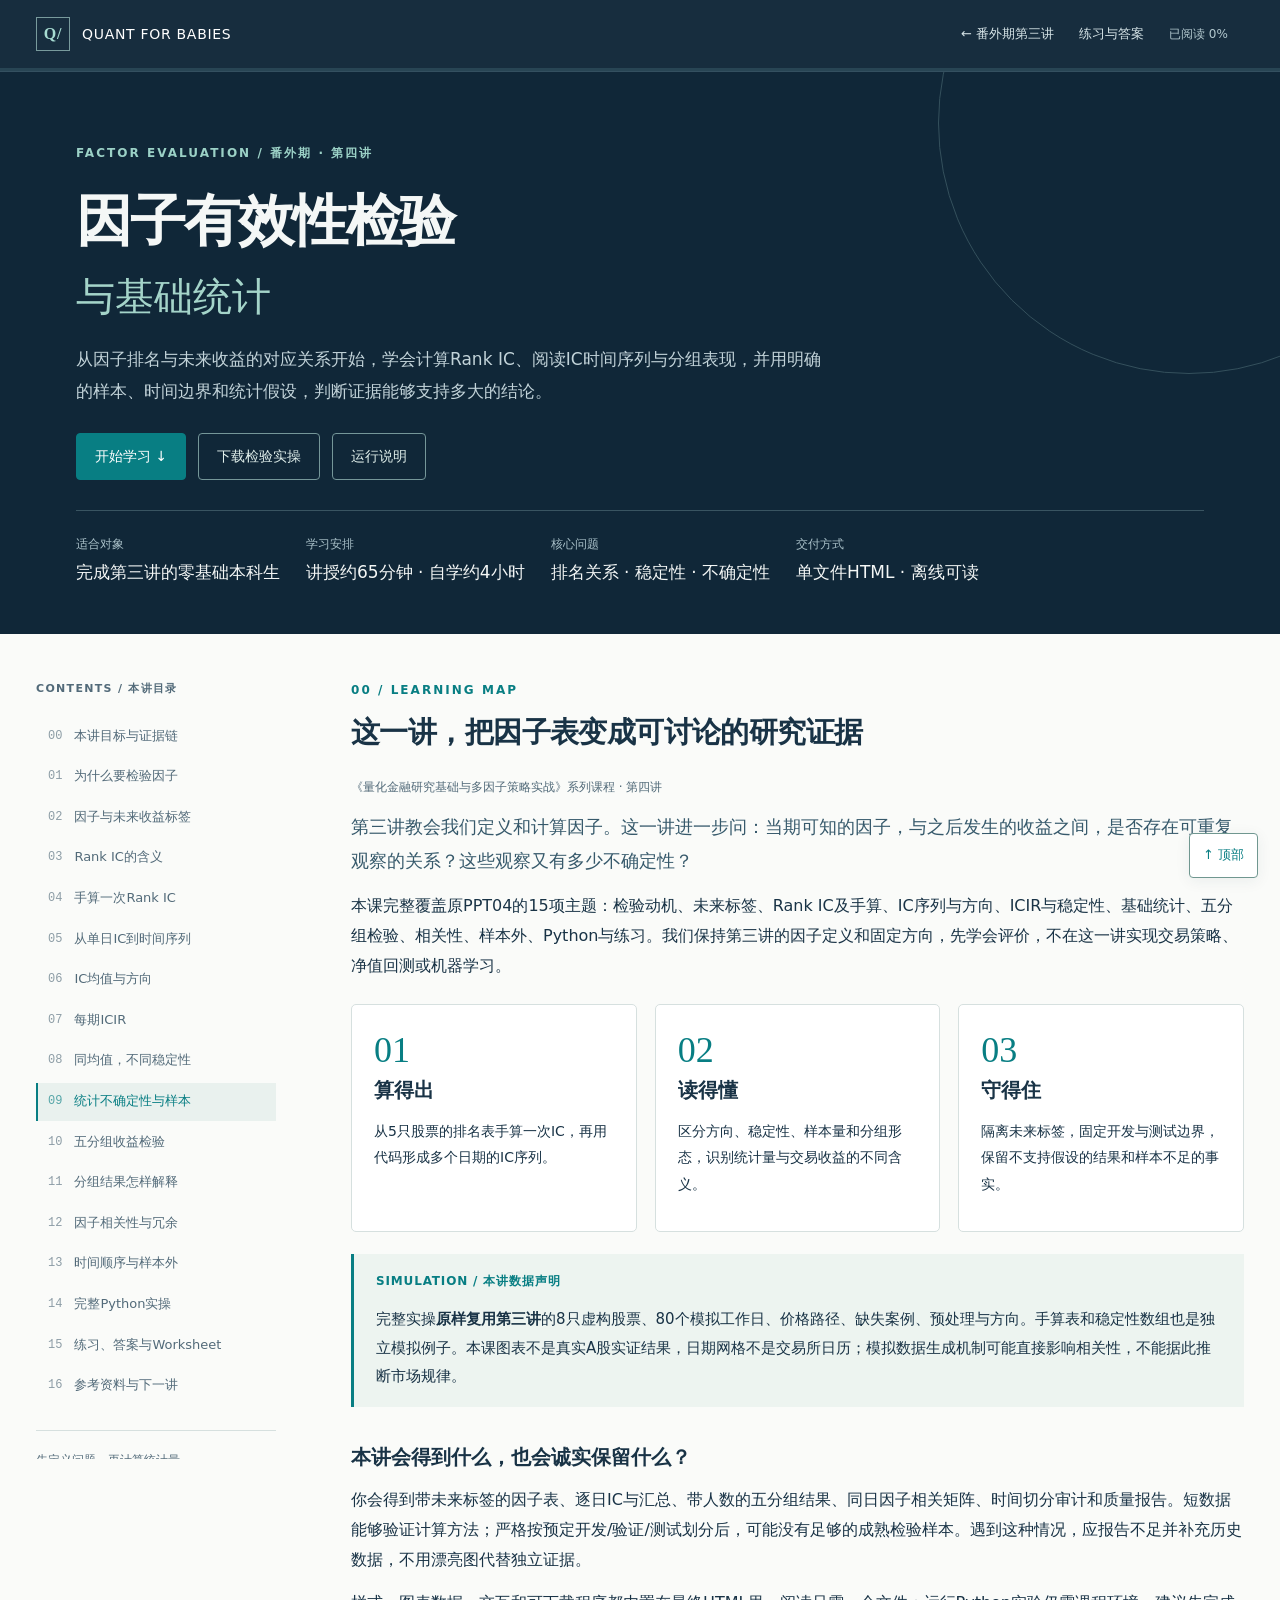
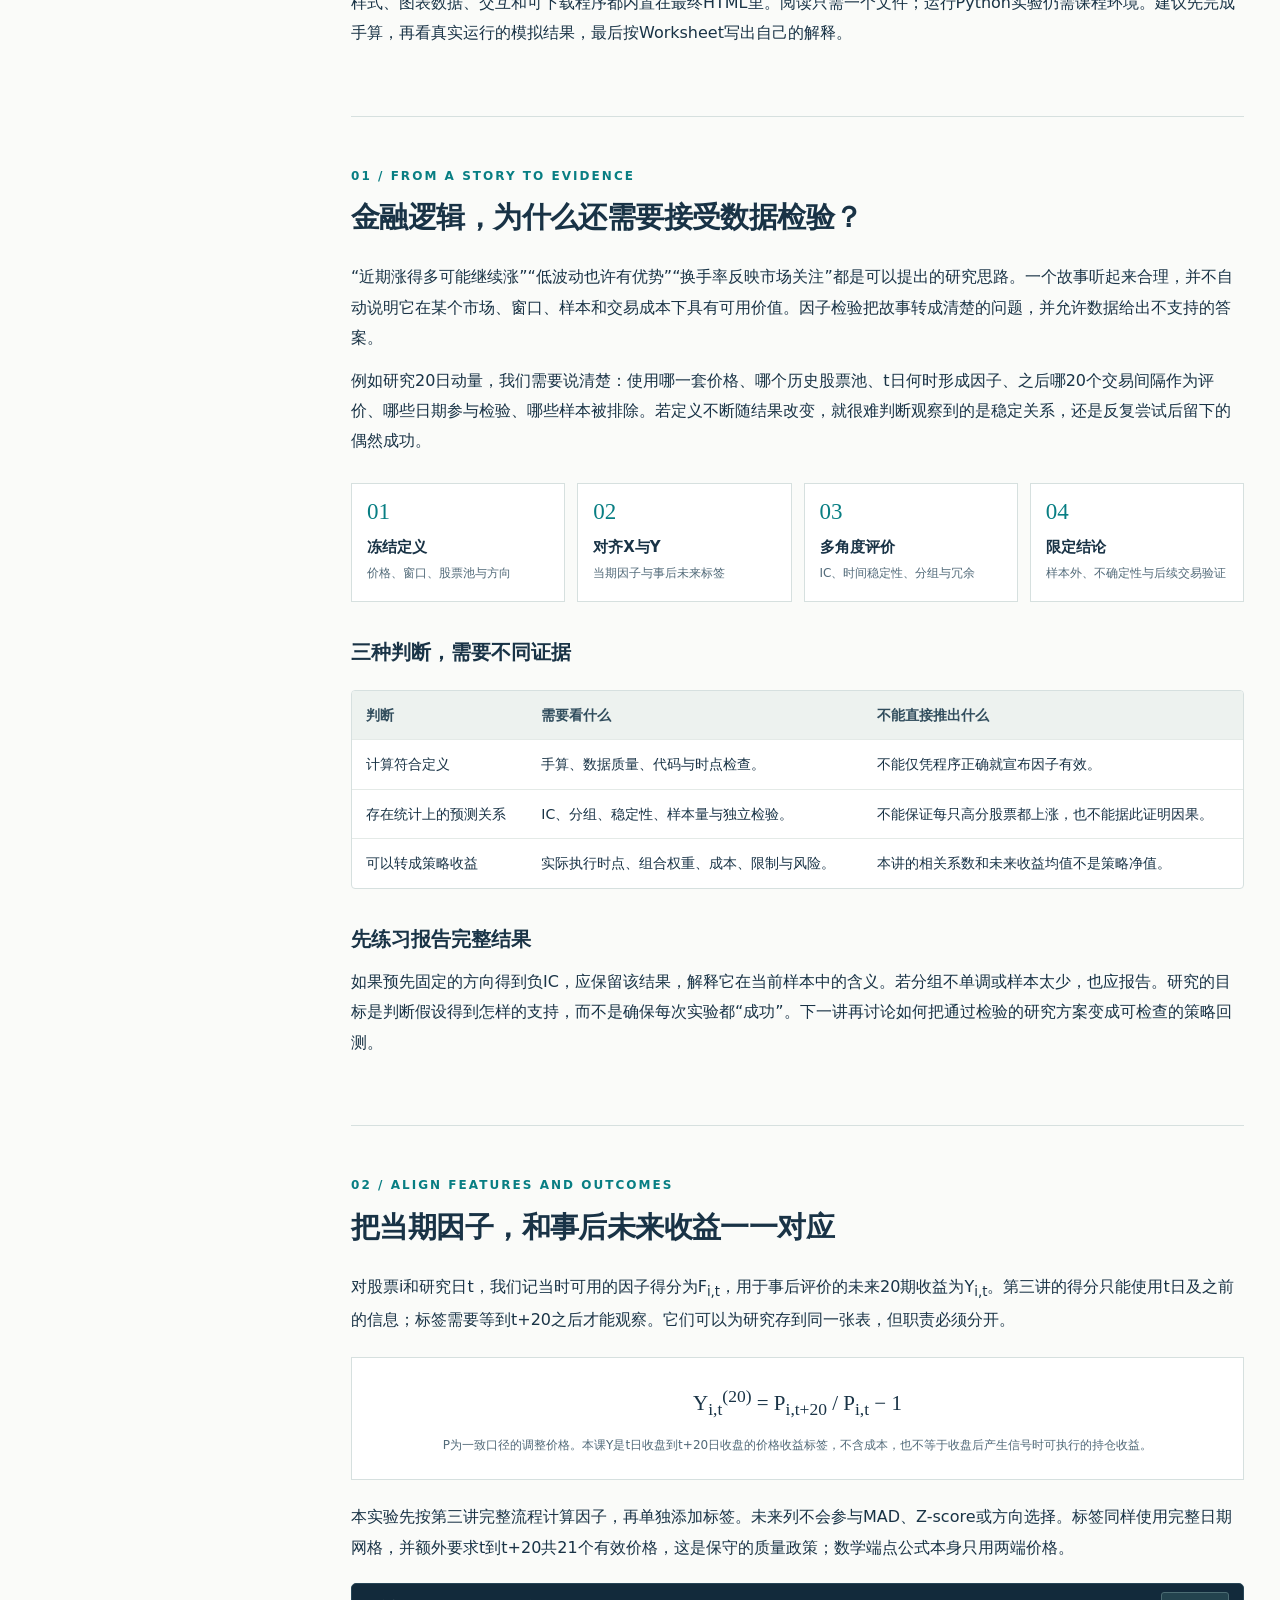
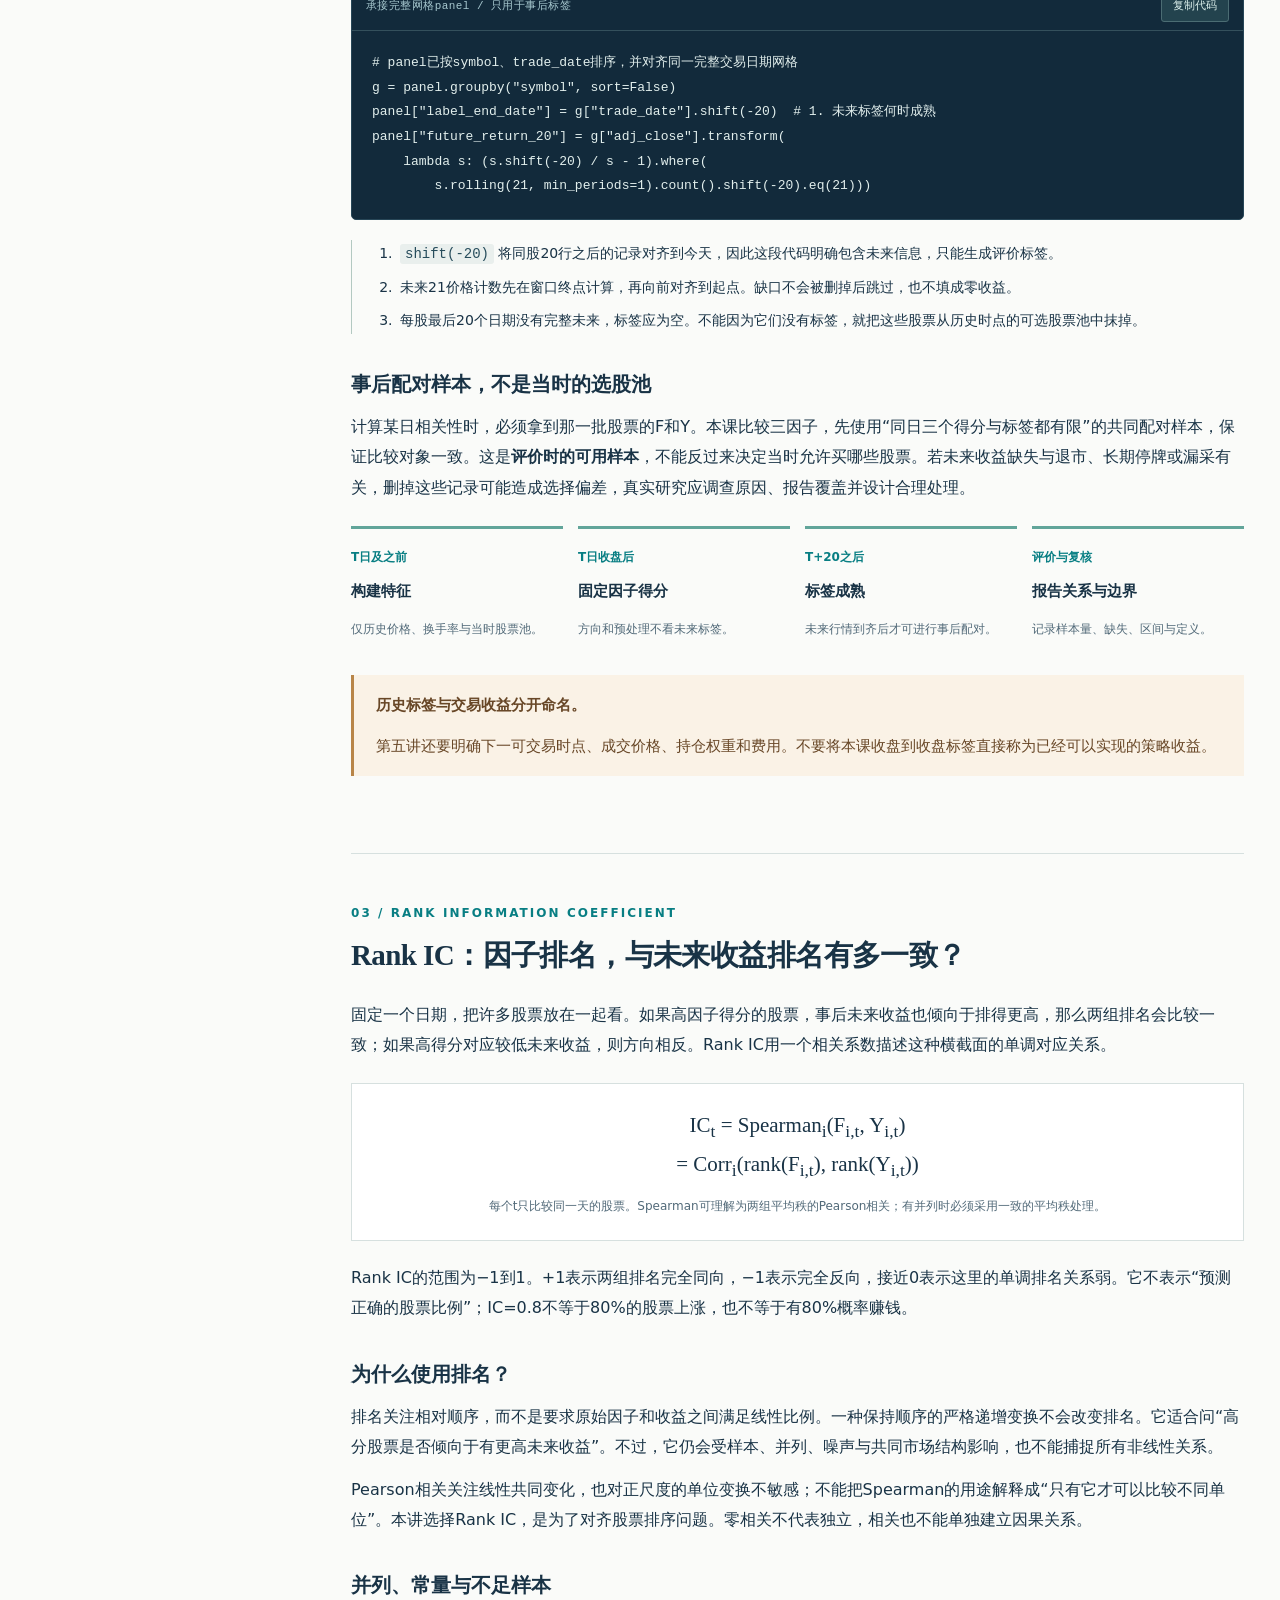
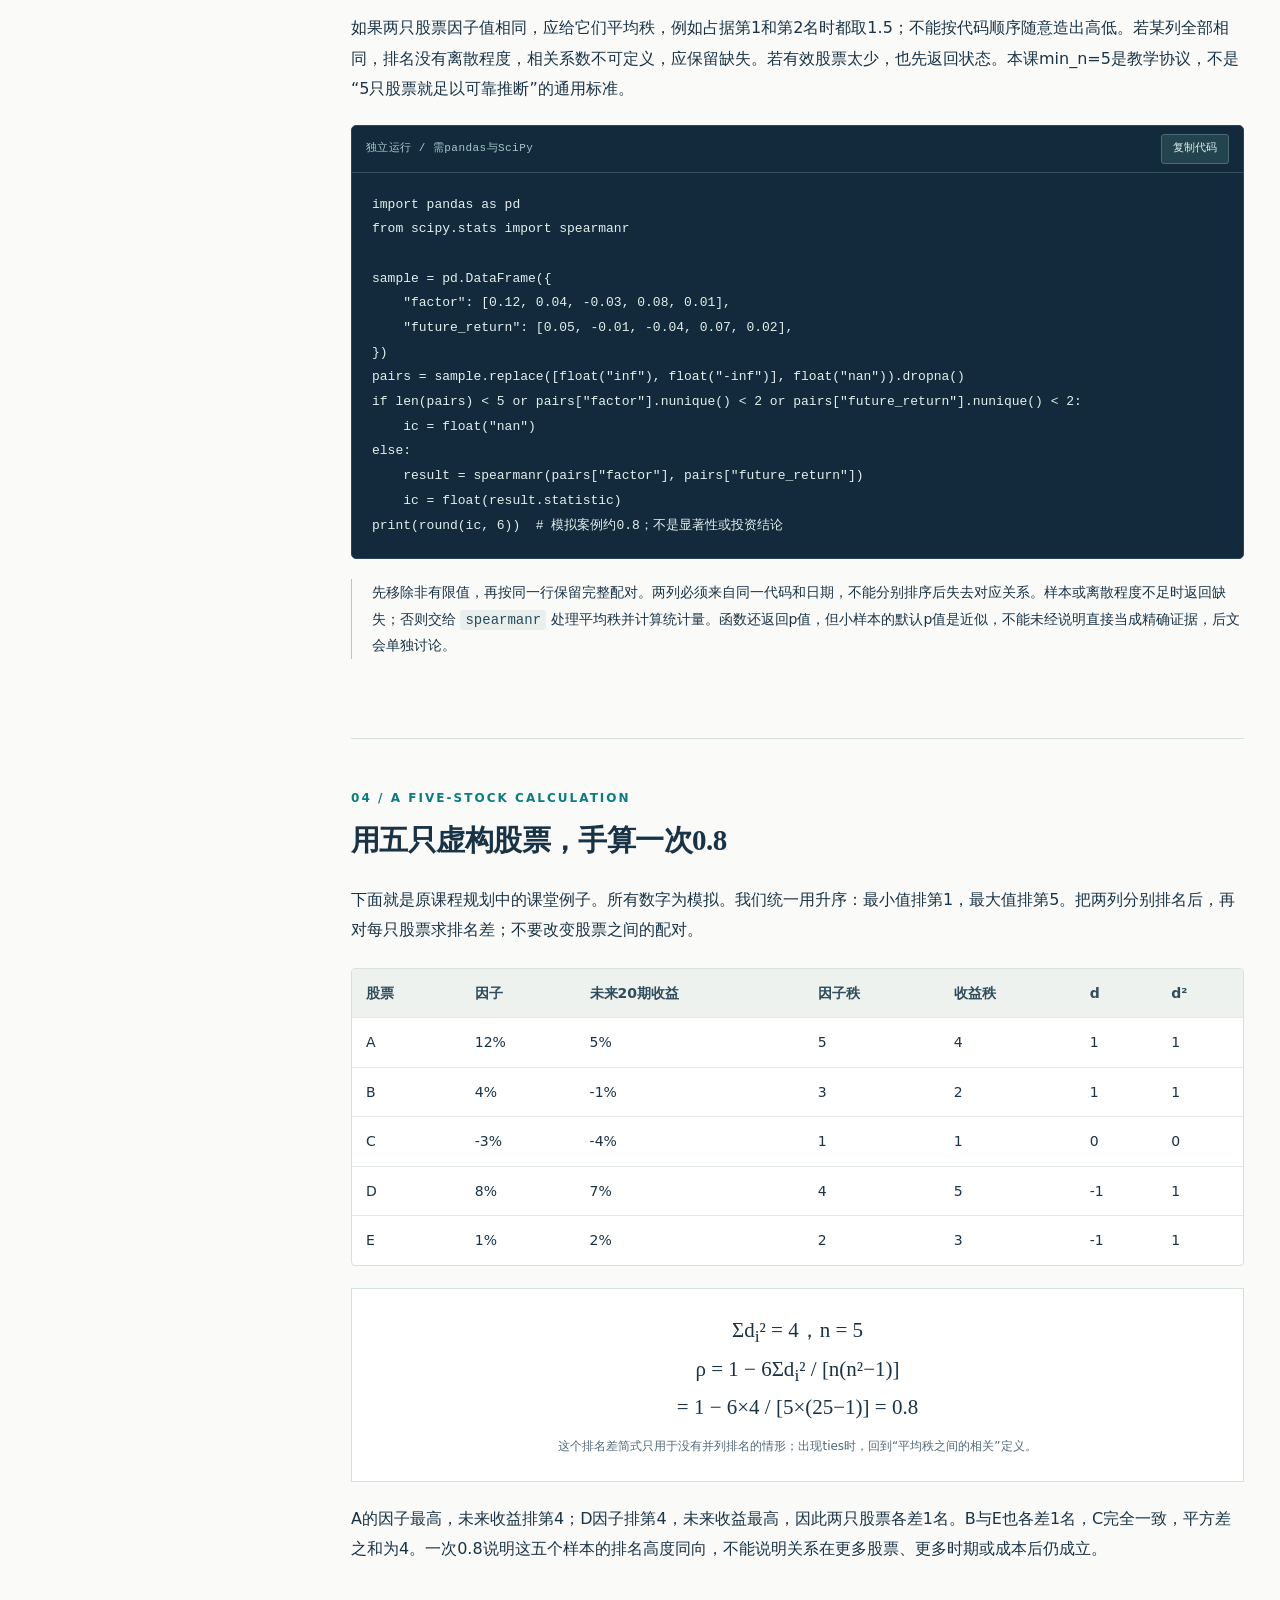
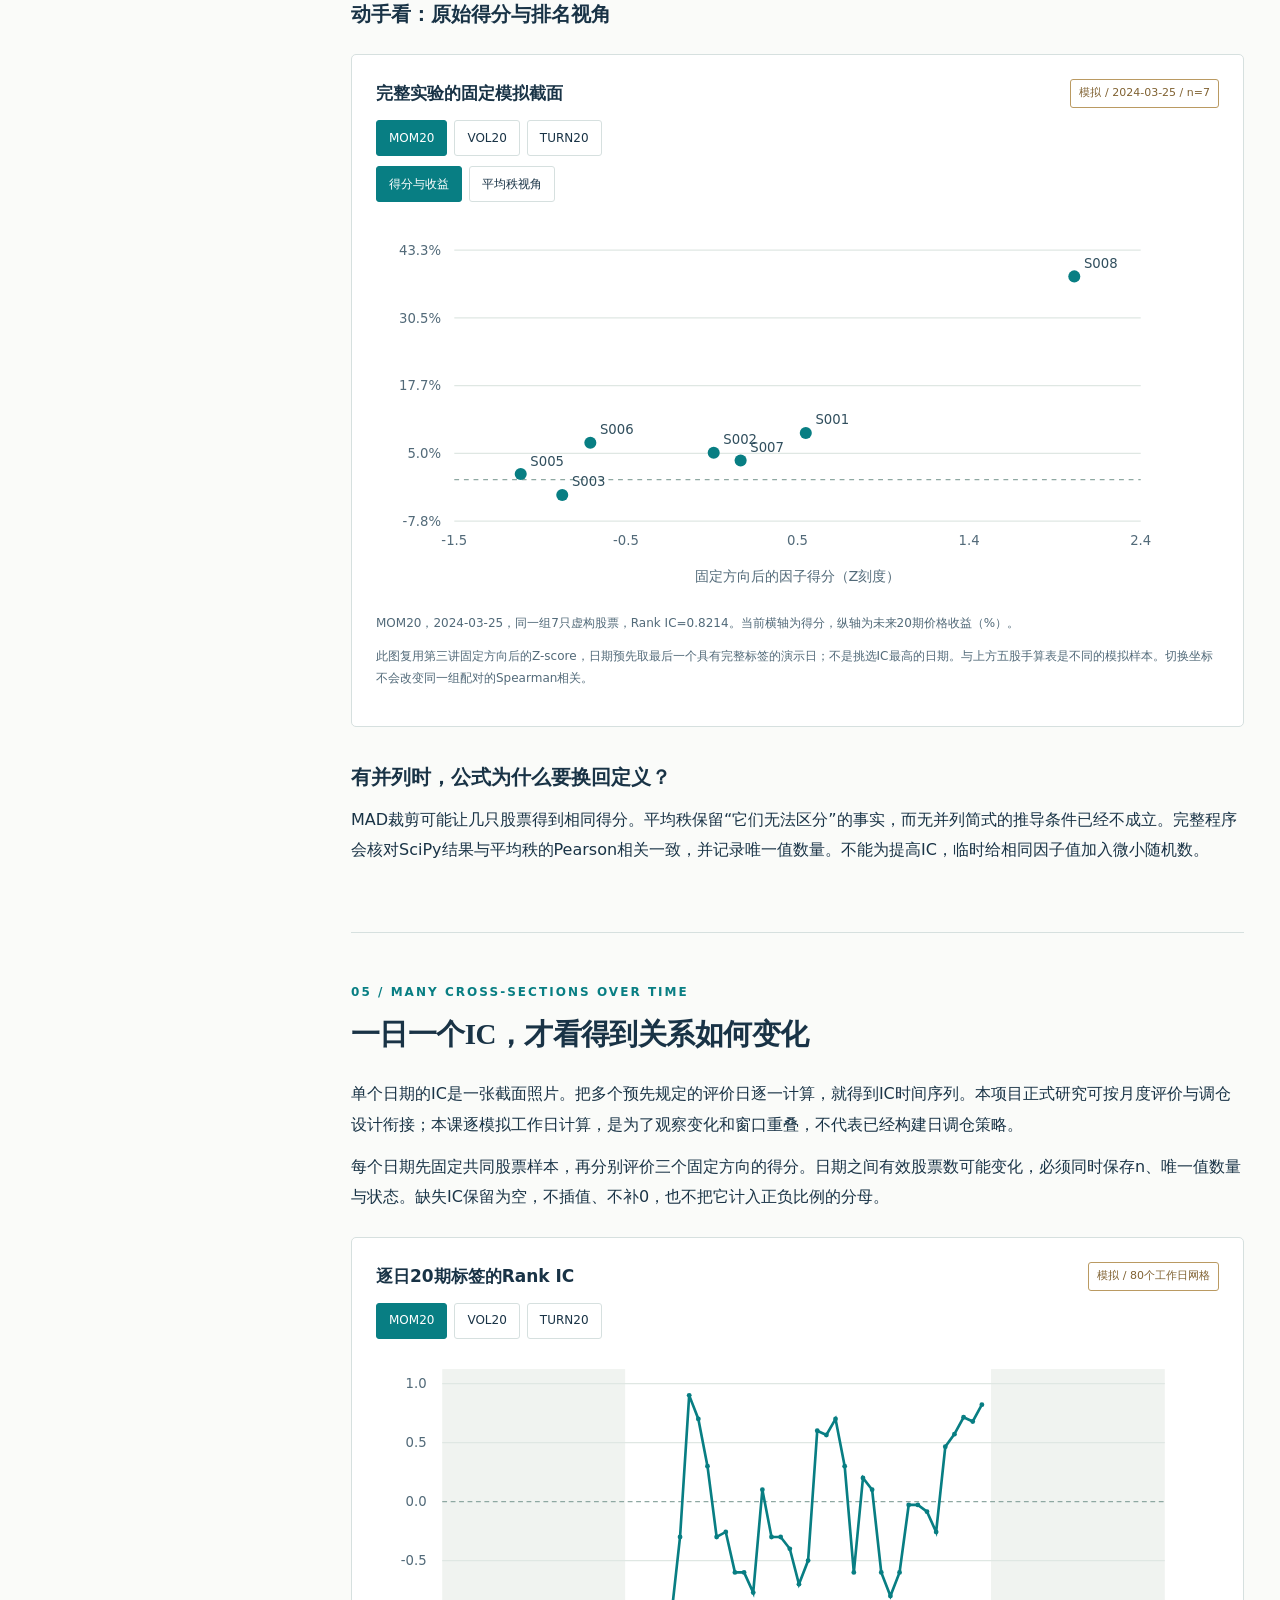
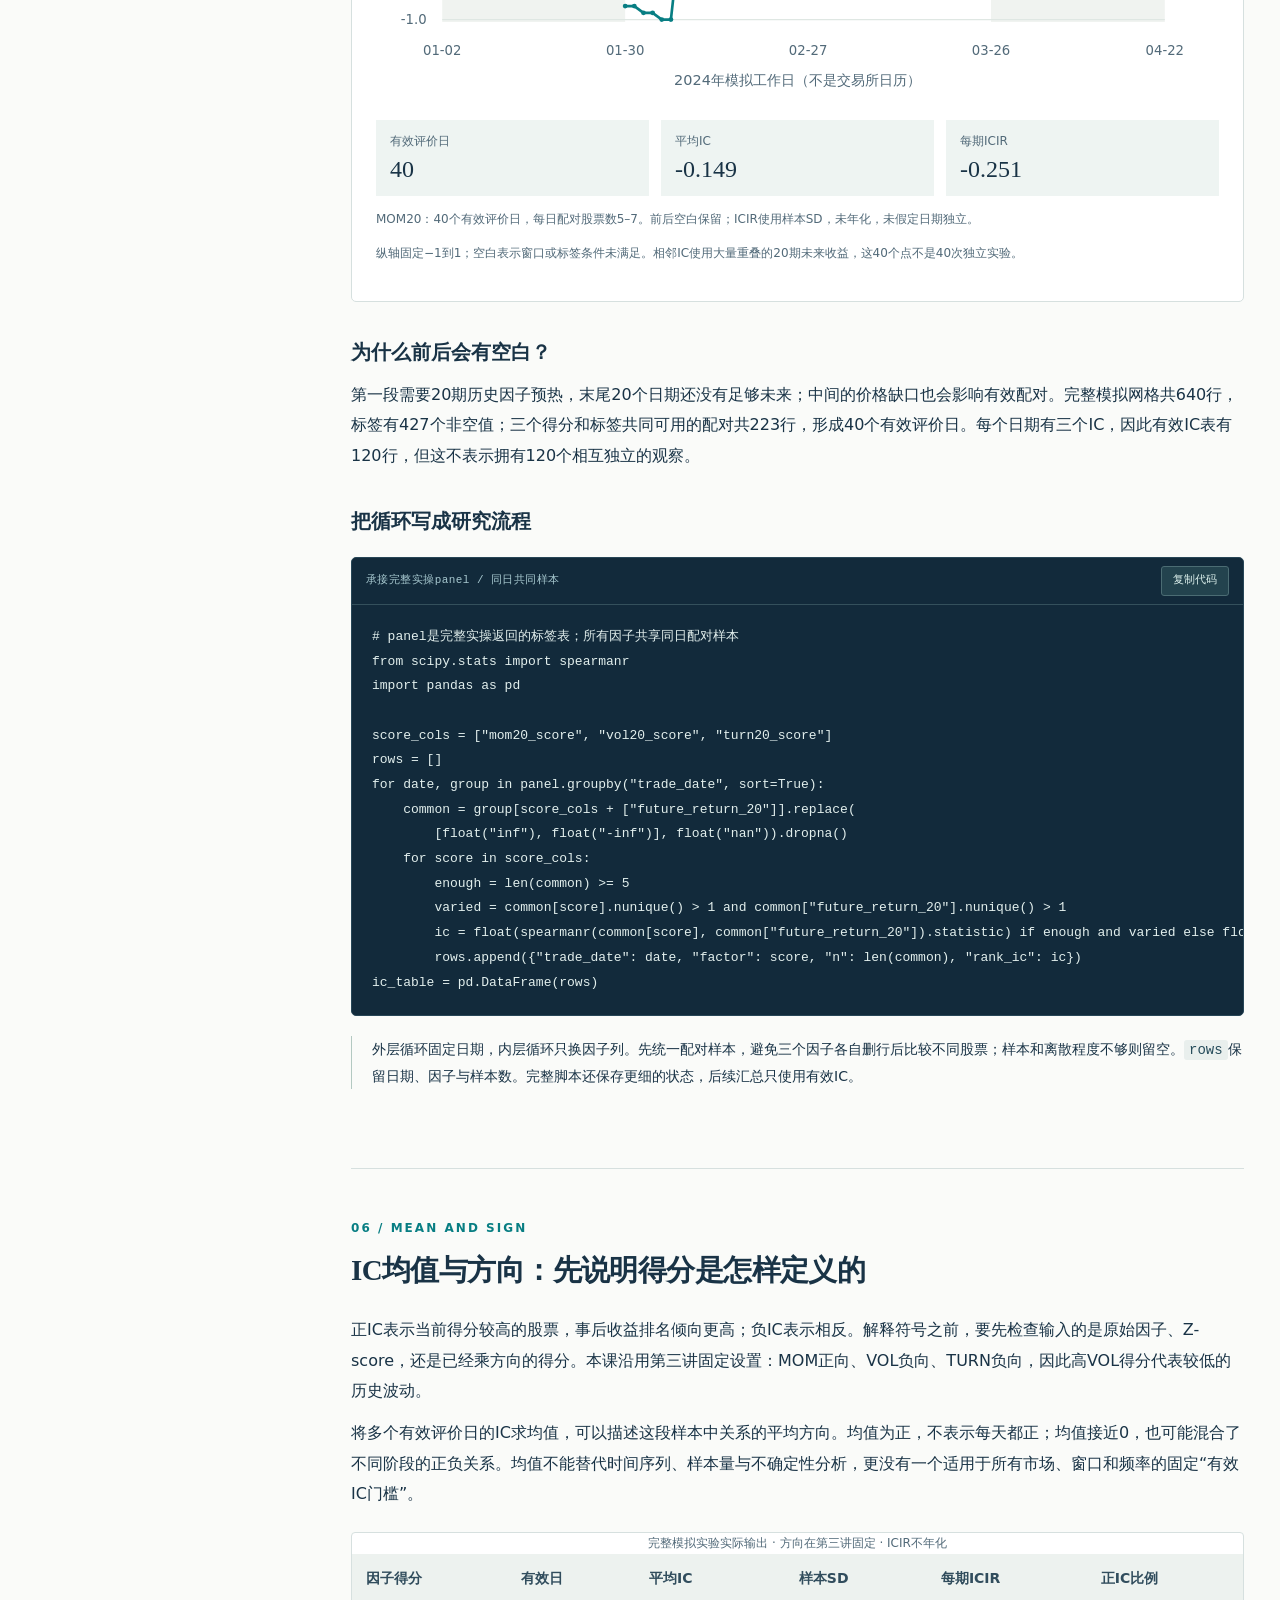
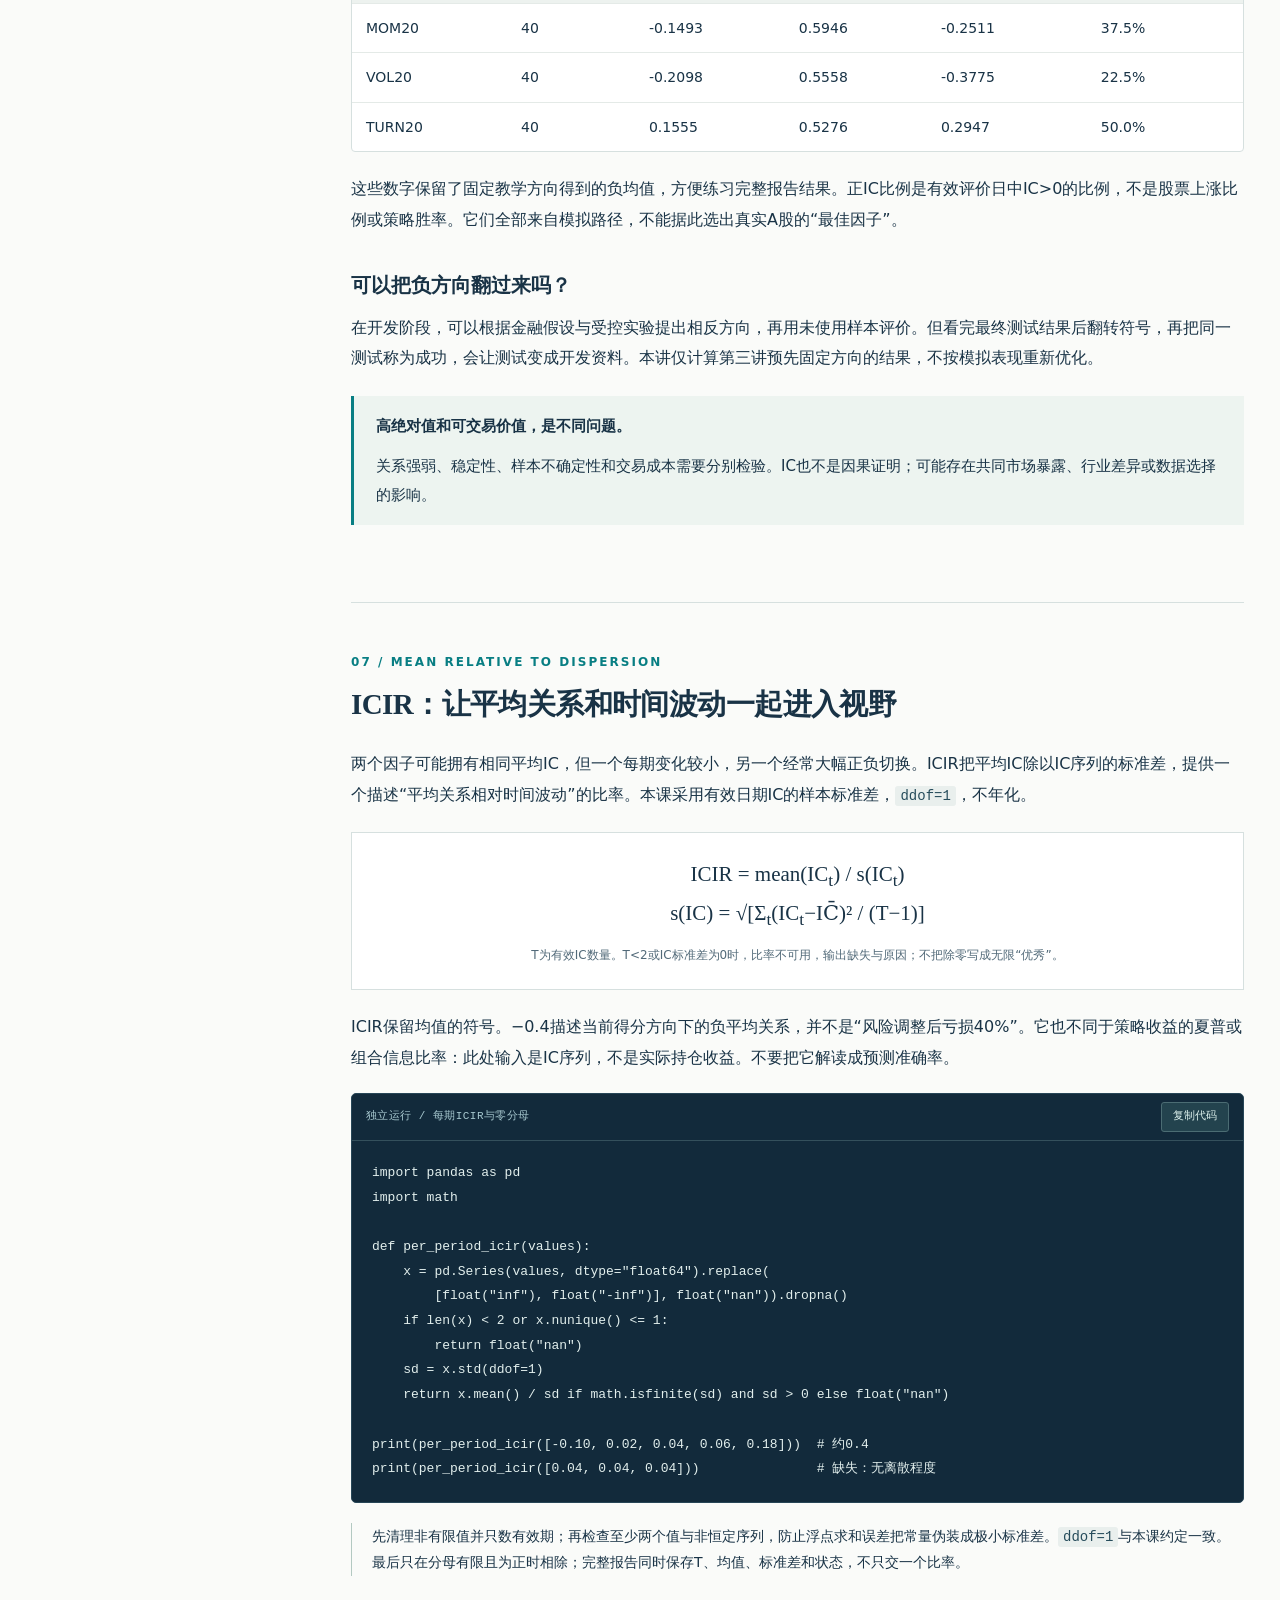
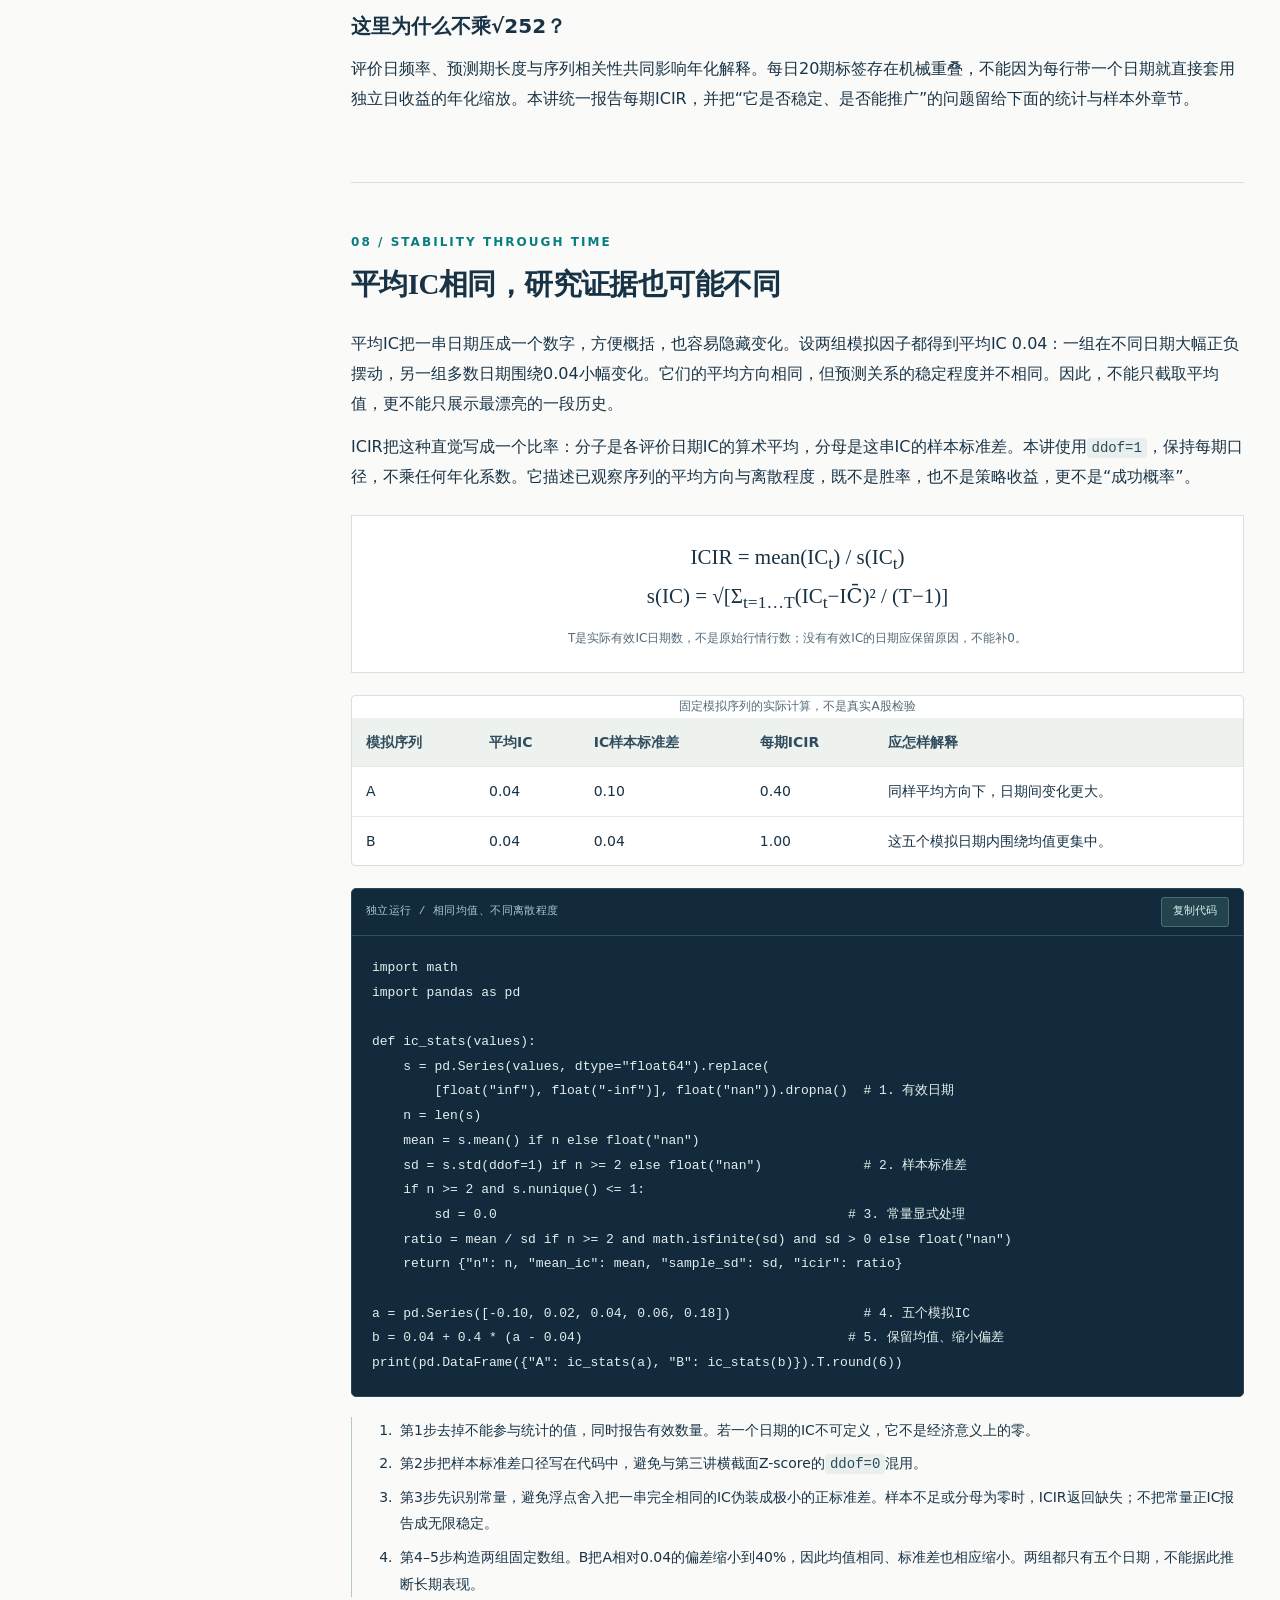
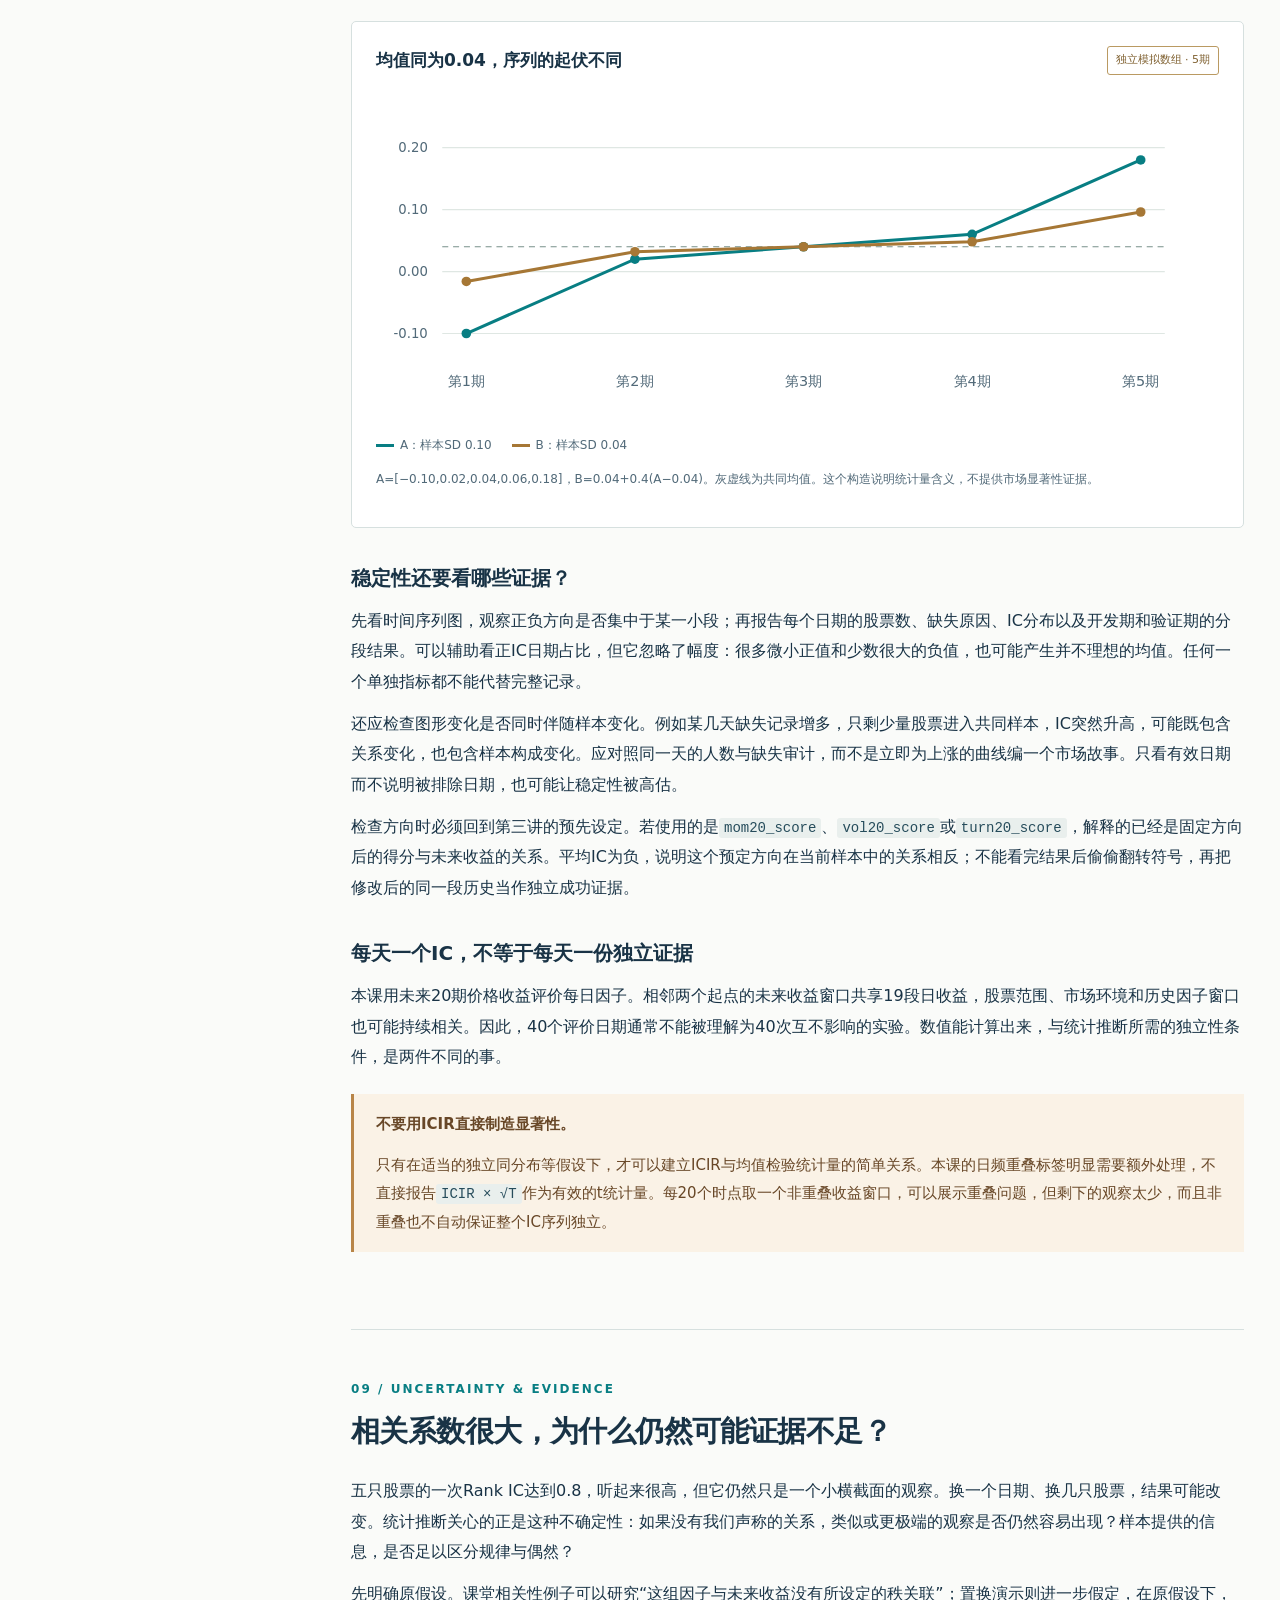
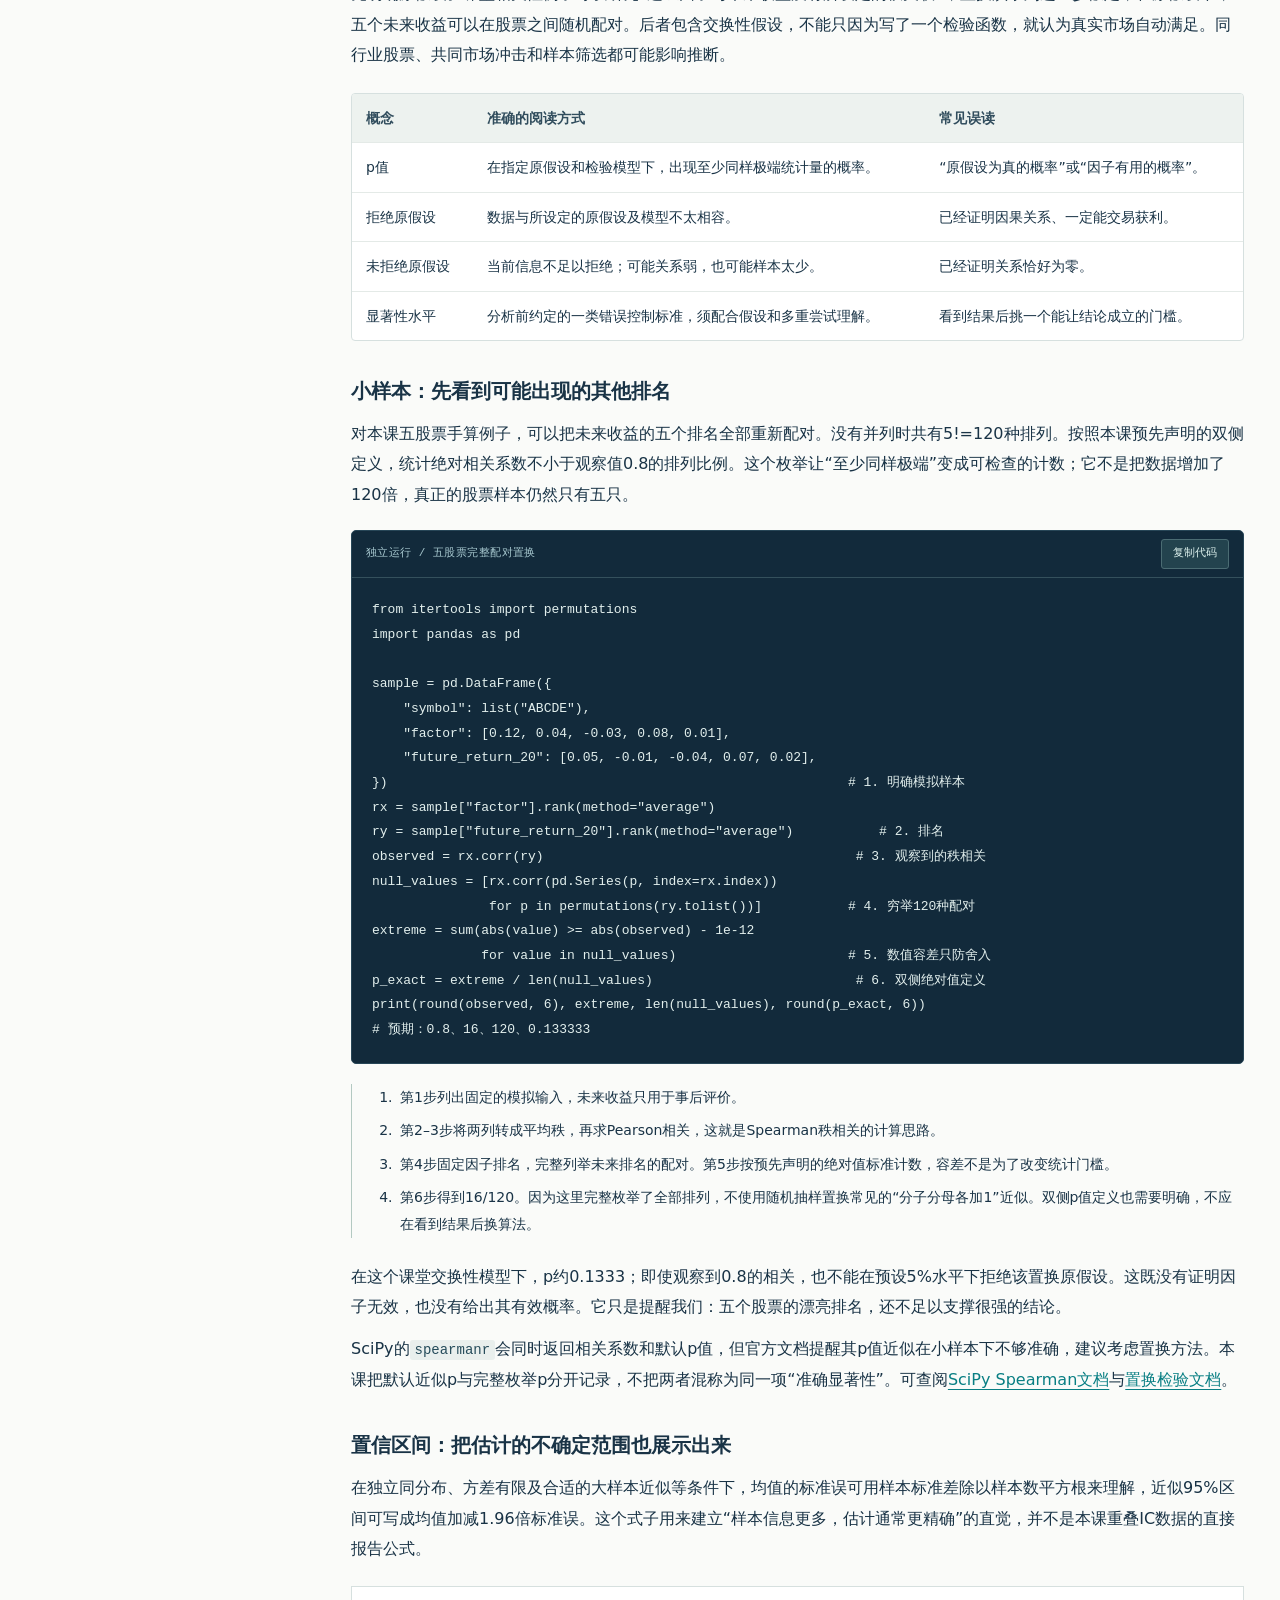
<file: extras/lecture-04/index.html>
<!doctype html><html lang="zh-CN"><head><meta charset="utf-8"><meta name="viewport" content="width=device-width,initial-scale=1"><meta name="theme-color" content="#102738"><meta name="description" content="番外期第四讲：Rank IC、ICIR、五分组收益、基础统计与样本外检验。面向零基础本科生的长篇教程，含手算、交互图、Python实验和答案。"><title>番外期·第四讲｜因子有效性检验与基础统计</title><!-- course-style:start -->
<style id="course-style">
:root{--navy:#102738;--ink:#193346;--muted:#526a79;--teal:#087e83;--paper:#fafbf9;--line:#d6e0df;--wash:#eef4f2;--gold:#c4a36a;--code:#122a3b;--red:#a34536;scroll-behavior:smooth;scroll-padding-top:100px;color-scheme:light}
*{box-sizing:border-box}body{margin:0;background:var(--paper);color:var(--ink);font:16px/1.9 "Microsoft YaHei","PingFang SC",system-ui,sans-serif}a{color:var(--teal);text-underline-offset:4px}a:hover{color:#04545b}button,select{font:inherit}button,a,summary{touch-action:manipulation}a:focus-visible,button:focus-visible,summary:focus-visible,select:focus-visible{outline:3px solid #bf7c28;outline-offset:4px}button{cursor:pointer}.skip{position:fixed;left:16px;top:-80px;z-index:100;background:#fff;padding:10px}.skip:focus{top:12px}.topbar{position:sticky;top:0;z-index:20;background:#102738f7;color:#fff;backdrop-filter:blur(12px);border-bottom:1px solid #345060}.top-inner{max-width:1440px;margin:auto;display:flex;align-items:center;justify-content:space-between;gap:20px;min-height:68px;padding:10px 36px}.brand{color:#fff;text-decoration:none;font-size:14px;letter-spacing:.05em;display:flex;gap:12px;align-items:center}.mark{width:34px;height:34px;display:grid;place-items:center;border:1px solid #789a9c;font:700 16px Georgia;color:#a7dcd2}.top-links{display:flex;gap:25px;align-items:center;font-size:13px}.top-links a{color:#d6e4e7;text-decoration:none}.progress-wrap{height:3px;background:#284554}.progress-bar{height:3px;width:0;background:#67c7b8;transition:width .1s linear}.progress-label{color:#b3c9cf;font-size:12px;min-width:75px}.hero{background:var(--navy);color:#f4f7f6;position:relative;overflow:hidden}.hero::after{content:"";position:absolute;width:500px;height:500px;border:1px solid #34505c;border-radius:50%;right:-160px;top:-200px;pointer-events:none}.hero-inner{max-width:1200px;margin:auto;padding:70px 36px 46px;position:relative;z-index:1}.eyebrow,.section-kicker{font-size:12px;font-weight:700;letter-spacing:.17em;text-transform:uppercase;color:var(--teal)}.hero .eyebrow{color:#9bd1c6}.hero h1{font-family:Georgia,"Microsoft YaHei",serif;font-size:clamp(32px,4.4vw,57px);font-weight:650;line-height:1.3;letter-spacing:-.035em;max-width:920px;margin:20px 0}.hero h1 span{display:block;color:#a4d4c9;font-size:.69em;font-weight:400;letter-spacing:0;margin-top:14px}.hero .lead{color:#c2d3d9;max-width:750px;font-size:17px;line-height:1.9}.hero-meta{display:flex;gap:35px;flex-wrap:wrap;margin-top:30px;padding-top:22px;border-top:1px solid #395461;font-size:12px;color:#aac1c9}.hero-meta strong{display:block;color:#f4f7f6;font-size:17px;font-weight:500}.hero-actions{display:flex;gap:12px;flex-wrap:wrap;margin:26px 0 0}.button{display:inline-flex;align-items:center;gap:8px;justify-content:center;min-height:44px;padding:9px 18px;background:var(--teal);color:#fff;text-decoration:none;border:1px solid var(--teal);border-radius:4px;font-size:14px}.button:hover{background:#09656d;color:#fff}.button.secondary{background:transparent;border-color:#759799;color:#e0efeb}.layout{max-width:1390px;display:grid;grid-template-columns:250px minmax(0,1fr);gap:65px;margin:0 auto;padding:45px 36px 90px}.sidebar{position:sticky;top:95px;align-self:start;max-height:calc(100vh - 120px);overflow:auto;padding-right:10px}.sidebar-title{font-size:11px;color:var(--muted);letter-spacing:.12em;font-weight:700;margin-bottom:18px}.toc{display:flex;flex-direction:column;gap:3px}.toc a{color:var(--muted);text-decoration:none;font-size:13px;line-height:1.6;padding:8px 10px;border-left:2px solid transparent;display:flex;gap:12px}.toc .n{font:12px/1.8 ui-monospace,Consolas,monospace;opacity:.65}.toc a:hover,.toc a[aria-current=true]{color:var(--teal);border-left-color:var(--teal);background:#e9f1ee}.sidebar-foot{margin-top:25px;border-top:1px solid var(--line);padding-top:18px;font-size:12px;color:var(--muted)}main{min-width:0;max-width:930px}.chapter{padding:0 0 55px;margin:0 0 48px;border-bottom:1px solid var(--line);scroll-margin-top:100px}.chapter:last-child{border-bottom:0}.chapter h2{font-size:29px;font-family:Georgia,"Microsoft YaHei",serif;line-height:1.45;font-weight:650;margin:9px 0 24px;letter-spacing:-.02em}.chapter h3{font-size:20px;line-height:1.6;margin:34px 0 12px}.chapter h4{font-size:16px;margin:24px 0 8px}.chapter p{margin:12px 0}p code,li code,td code{background:#e9efed;padding:2px 5px;border-radius:3px;color:#264c5b;font:14px ui-monospace,Consolas,monospace;overflow-wrap:anywhere}strong{font-weight:650}.intro{font-size:18px;color:#36596b}.callout{border-left:3px solid var(--teal);padding:16px 22px;margin:22px 0;background:#edf4f0;font-size:15px}.callout p:first-child{margin-top:0}.callout p:last-child{margin-bottom:0}.callout.warning,.warning{border-color:#b88548;background:#faf2e6;color:#684727}.callout .label{font-size:12px;font-weight:700;color:var(--teal);letter-spacing:.07em}.grid2,.grid3{display:grid;grid-template-columns:repeat(2,minmax(0,1fr));gap:18px;margin:22px 0}.grid3{grid-template-columns:repeat(3,minmax(0,1fr))}.card{border:1px solid var(--line);padding:22px;background:#fff;border-radius:5px}.card h3,.card h4{margin:0 0 9px}.card p{font-size:14px}.card .big{font:36px/1.3 Georgia,serif;color:var(--teal)}ul,ol{padding-left:25px}li{padding-left:3px;margin:7px 0}.table-wrap{overflow-x:auto;width:100%;margin:22px 0;border:1px solid var(--line);background:#fff;border-radius:4px}table{width:100%;border-collapse:collapse;font-size:14px;text-align:left;line-height:1.75}th{background:#edf2ef;font-weight:650;color:#314d5d}td,th{padding:12px 14px;border-bottom:1px solid #e4eae7;vertical-align:top}tr:last-child td{border-bottom:0}table.wide{min-width:670px}.caption,figcaption,.small{font-size:12px;color:var(--muted);line-height:1.8}figure{margin:26px 0}.codebox{margin:20px 0;background:var(--code);border-radius:5px;overflow:hidden;border:1px solid #274657}.code-head{display:flex;align-items:center;justify-content:space-between;padding:8px 14px;border-bottom:1px solid #34505c;color:#a7c8cf;font:11px/1.6 ui-monospace,Consolas,monospace;letter-spacing:.04em;gap:10px}.copy-btn{font-size:11px;color:#dcf0ec;background:#23434e;border:1px solid #4b6c73;border-radius:3px;padding:4px 11px;min-height:30px}.copy-btn:hover{background:#305b65}pre{margin:0;padding:20px;overflow:auto;tab-size:4;color:#e2efed;font:13px/1.9 ui-monospace,Consolas,"Courier New",monospace;max-width:100%}pre code{font:inherit;white-space:pre}.explain{font-size:14px;border-left:1px solid #b3c9c2;margin:16px 0 24px;padding-left:20px}.equation{background:#fff;border:1px solid var(--line);padding:24px 16px;text-align:center;margin:22px 0;font:21px/1.7 Georgia,"Microsoft YaHei",serif;overflow-x:auto}.equation small{display:block;color:var(--muted);font:12px/1.7 system-ui;margin-top:10px}.flow{display:grid;grid-template-columns:repeat(4,minmax(0,1fr));list-style:none;padding:0;gap:12px;counter-reset:flow;margin:26px 0}.flow li{margin:0;padding:15px;border:1px solid var(--line);background:#fff;font-size:13px;position:relative}.flow li::before{counter-increment:flow;content:"0" counter(flow);display:block;font:23px Georgia;color:var(--teal);margin-bottom:8px}.flow strong{display:block;font-size:15px}.flow span{color:var(--muted);font-size:12px}.chart-panel{background:#fff;border:1px solid var(--line);border-radius:5px;padding:24px;margin:24px 0}.chart-head{display:flex;justify-content:space-between;align-items:center;gap:16px;flex-wrap:wrap;margin-bottom:12px}.chart-head h3{font-size:17px;margin:0}.badge{display:inline-block;padding:3px 8px;font-size:11px;border:1px solid #ba9a62;color:#806232;border-radius:3px;white-space:nowrap}.chart-controls{display:flex;gap:7px;flex-wrap:wrap}.chart-controls button{font-size:12px;border:1px solid var(--line);color:var(--ink);background:#fff;border-radius:3px;padding:5px 12px;min-height:36px}.chart-controls button[aria-pressed=true]{background:var(--teal);color:#fff;border-color:var(--teal)}svg{max-width:100%;height:auto;display:block}.legend{display:flex;gap:20px;flex-wrap:wrap;font-size:12px;color:var(--muted);margin-top:10px}.legend span::before{content:"";display:inline-block;width:18px;height:3px;background:var(--teal);vertical-align:middle;margin-right:6px}.legend .gold::before{background:#a67735}.legend .dash::before{background:#ab6573}.metric-row{display:grid;grid-template-columns:repeat(3,1fr);gap:12px;margin-top:20px}.metric{background:var(--wash);padding:10px 14px;font-size:12px;color:var(--muted)}.metric strong{display:block;font:24px/1.4 Georgia;color:var(--ink)}details{margin:20px 0;border:1px solid var(--line);border-radius:4px;background:#fff;padding:0 20px}summary{cursor:pointer;padding:13px 0;font-size:14px;font-weight:650}details[open]{padding-bottom:17px}.mobile-toc{display:none}.checklist li::marker{color:var(--teal)}footer{background:var(--navy);color:#c0d0d6;padding:30px 36px;font-size:12px}footer>div{max-width:1200px;margin:auto;display:flex;justify-content:space-between;gap:20px;flex-wrap:wrap}footer a{color:#abd4ca}.to-top{position:fixed;bottom:22px;right:22px;z-index:10;border:1px solid #709790;background:#fff;color:var(--teal);font-size:13px;padding:9px 13px;border-radius:4px;box-shadow:0 3px 15px #19334612}.sources li{font-size:14px}.sources a{overflow-wrap:anywhere}.status{min-height:1.7em;font-size:12px;color:var(--muted)}.inline-note{font-size:13px;color:var(--muted)}
@media(min-width:1500px){body{font-size:17px}}
@media(max-width:1050px){.layout{gap:32px;grid-template-columns:205px minmax(0,1fr);padding-left:25px;padding-right:25px}.top-inner{padding-left:25px;padding-right:25px}.hero-inner{padding-top:50px}.flow{grid-template-columns:repeat(2,1fr)}}
@media(max-width:760px){body{font-size:15px;line-height:1.95}.top-inner{padding:10px 18px;min-height:60px}.top-links{gap:14px}.top-links .desktop-link{display:none}.brand{font-size:12px;gap:8px}.progress-label{font-size:11px;min-width:61px}.hero-inner{padding:38px 22px 32px}.hero h1{font-size:33px}.hero .lead{font-size:15px}.hero-meta{gap:22px}.hero-meta strong{font-size:15px}.layout{display:block;padding:18px 20px 60px}.sidebar{display:none}main{max-width:none}.mobile-toc{display:block;background:#f1f6f2;margin-bottom:30px}.mobile-toc .toc{padding-bottom:8px}.mobile-toc .toc a{padding:7px 9px}.chapter{padding-bottom:35px;margin-bottom:35px}.chapter h2{font-size:25px}.chapter h3{font-size:19px}.intro{font-size:16px}.grid2,.grid3{grid-template-columns:1fr;gap:12px}.card{padding:18px}.callout{padding:14px 16px}.table-wrap{margin:18px 0}td,th{padding:10px 12px}.chart-panel{padding:15px}.metric-row{gap:6px}.metric{padding:8px;font-size:11px}.metric strong{font-size:19px}pre{font-size:12px;padding:16px}.equation{font-size:18px}.flow{gap:8px}.flow li{padding:13px}.to-top{bottom:16px;right:14px;font-size:12px;padding:7px 10px}footer{padding:25px 22px}}
@media(prefers-reduced-motion:reduce){:root{scroll-behavior:auto}.progress-bar{transition:none}}
@media print{body{background:#fff;color:#000;font-size:11pt}.topbar,.sidebar,.mobile-toc,.to-top,.copy-btn,.hero-actions,.chart-controls{display:none}.hero{background:#fff;color:#000}.hero .lead,.hero h1 span,.hero-meta,.hero-meta strong{color:#333}.hero-inner{padding:20px 0}.layout{display:block;padding:0}.chapter{break-before:auto;margin-bottom:20px;padding-bottom:20px}.chapter h2,.chapter h3{break-after:avoid}pre{white-space:pre-wrap;overflow-wrap:anywhere;color:#000;background:#f5f5f5}.codebox{background:#f5f5f5;border-color:#ccc}.code-head{color:#333}.table-wrap{overflow:visible}.callout{background:#f6f6f6}details{display:block}details>*{display:block}footer{background:#fff;color:#000}a{color:#000}.chart-panel{break-inside:avoid}}
input[type=range]{display:block;width:100%;accent-color:var(--teal);height:34px;margin:8px 0 14px;cursor:pointer}input[type=range]:focus-visible{outline:3px solid #bf7c28;outline-offset:4px}.timeline{display:grid;grid-template-columns:repeat(4,minmax(0,1fr));gap:15px;margin:23px 0}.timeline>div{border-top:3px solid #61a59a;padding-top:12px}.timeline span{color:var(--teal);font-size:12px;font-weight:700}.timeline strong{display:block;font-size:15px;margin-top:6px}.timeline p{font-size:12px;color:var(--muted);line-height:1.85}.heatmap td,.heatmap th{text-align:center;vertical-align:middle;padding:18px}.heatmap td{font:20px Georgia,serif;font-variant-numeric:tabular-nums}.heatmap th{font-size:12px}.policy-row{border-top:1px solid var(--line);padding:15px 0;margin:0;font-size:14px}.policy-row strong{color:var(--teal)}.output-list{columns:2;column-gap:26px}.output-list li{break-inside:avoid;font-size:14px}@media(max-width:760px){.timeline{grid-template-columns:1fr 1fr;gap:16px}.heatmap td,.heatmap th{padding:13px 10px}.heatmap td{font-size:17px}.output-list{columns:1}}@media print{input[type=range]{display:none}.timeline{grid-template-columns:repeat(4,1fr)}}
.chart-controls+.chart-controls{margin-top:10px}.split-bands{display:grid;grid-template-columns:2fr 1fr 1fr;gap:12px;margin:22px 0}.split-bands>div{padding:17px 15px;background:#edf4ef;border-top:3px solid #087e83}.split-bands>div:nth-child(2){background:#f6f1e7;border-color:#a67735}.split-bands>div:nth-child(3){background:#eeeef4;border-color:#78649c}.split-bands span{display:block;font-size:12px;font-weight:700;color:var(--muted)}.split-bands strong{display:block;font-size:16px;margin-top:8px}.split-bands p{font-size:12px;line-height:1.8}.chart-panel label{font-size:13px}.hero-meta{column-gap:26px}@media(max-width:760px){.split-bands{grid-template-columns:1fr}.split-bands>div{padding:14px}.chart-controls{gap:6px}.chart-controls button{padding-left:10px;padding-right:10px}}
</style>
<!-- course-style:end --></head><body><a class="skip" href="#content">跳到课程正文</a><header class="topbar"><div class="top-inner"><a class="brand" href="https://github.com/ThreshoLdnnis/Quant-for-babies/blob/main/README.md"><span class="mark" aria-hidden="true">Q/</span>QUANT FOR BABIES</a><div class="top-links"><a class="desktop-link" href="https://github.com/ThreshoLdnnis/Quant-for-babies/blob/main/extras/lecture-03/index.html">← 番外期第三讲</a><a href="#practice">练习与答案</a><span class="progress-label" aria-live="off">已阅读 0%</span></div></div><div class="progress-wrap" aria-hidden="true"><div class="progress-bar"></div></div></header>
<div class="hero" id="top"><div class="hero-inner"><div class="eyebrow">FACTOR EVALUATION / 番外期 · 第四讲</div><h1>因子有效性检验<span>与基础统计</span></h1><p class="lead">从因子排名与未来收益的对应关系开始，学会计算Rank IC、阅读IC时间序列与分组表现，并用明确的样本、时间边界和统计假设，判断证据能够支持多大的结论。</p><div class="hero-actions"><a class="button" href="#overview">开始学习 ↓</a><a class="button secondary" data-course-file="evaluation_lab.py" href="data:text/x-python;charset=utf-8,%22%22%22Lecture%2004%3A%20factor%20evaluation%20on%20lecture%2003%27s%20unchanged%20SIMULATED%20data.%0A%0AThis%20is%20an%20offline%20methods%20exercise%2C%20not%20real%20A-share%20evidence%20or%20a%20trading%20backtest.%0AThe%20close-to-close%20forward%20label%20is%20known%20only%20later%3B%20it%20is%20not%20an%20executable%20return.%0ADaily%2020-session%20forward%20windows%20overlap%20and%20are%20not%20independent%20observations.%0A%22%22%22%0Afrom%20__future__%20import%20annotations%0A%0Aimport%20argparse%0Aimport%20hashlib%0Aimport%20importlib.util%0Afrom%20itertools%20import%20permutations%0Aimport%20json%0Aimport%20math%0Afrom%20pathlib%20import%20Path%0Aimport%20sys%0A%0Aimport%20pandas%20as%20pd%0Aimport%20scipy%0Afrom%20scipy.stats%20import%20spearmanr%0A%0AKEY%20%3D%20%5B%22symbol%22%2C%20%22trade_date%22%5D%0AFACTORS%20%3D%20%5B%22mom20%22%2C%20%22vol20%22%2C%20%22turn20%22%5D%0ASCORES%20%3D%20%5Bf%22%7Bfactor%7D_score%22%20for%20factor%20in%20FACTORS%5D%0AHORIZON%20%3D%2020%0AMIN_N%20%3D%205%0ADATA_KIND%20%3D%20%22SIMULATION_ONLY_NOT_REAL_A_SHARE_RESULTS%22%0A%0A%0Adef%20load_factor_module%28%29%3A%0A%20%20%20%20%22%22%22Use%20the%20same%20lecture%2003%20source%2C%20also%20supporting%20a%20downloaded%20sibling%20file.%22%22%22%0A%20%20%20%20folder%20%3D%20Path%28__file__%29.resolve%28%29.parent%0A%20%20%20%20candidates%20%3D%20%5Bfolder%20%2F%20%22factor_lab.py%22%2C%20folder.parent%20%2F%20%22lecture-03%22%20%2F%20%22factor_lab.py%22%5D%0A%20%20%20%20for%20path%20in%20candidates%3A%0A%20%20%20%20%20%20%20%20if%20path.is_file%28%29%3A%0A%20%20%20%20%20%20%20%20%20%20%20%20spec%20%3D%20importlib.util.spec_from_file_location%28%22lecture03_factor_source%22%2C%20path%29%0A%20%20%20%20%20%20%20%20%20%20%20%20module%20%3D%20importlib.util.module_from_spec%28spec%29%0A%20%20%20%20%20%20%20%20%20%20%20%20spec.loader.exec_module%28module%29%0A%20%20%20%20%20%20%20%20%20%20%20%20return%20module%2C%20path%0A%20%20%20%20raise%20FileNotFoundError%28%22Place%20lecture%2003%20factor_lab.py%20beside%20this%20script%2C%20or%20keep%20the%20repository%20folder%20structure%22%29%0A%0A%0Adef%20records%28frame%3A%20pd.DataFrame%29%20-%3E%20list%5Bdict%5D%3A%0A%20%20%20%20%22%22%22Convert%20NaN%20to%20JSON%20null%20and%20keep%20a%20deterministic%20record%20order.%22%22%22%0A%20%20%20%20return%20json.loads%28frame.to_json%28orient%3D%22records%22%2C%20force_ascii%3DFalse%2C%20double_precision%3D12%29%29%0A%0A%0Adef%20add_future_labels%28processed%3A%20pd.DataFrame%2C%20horizon%3A%20int%20%3D%20HORIZON%29%20-%3E%20pd.DataFrame%3A%0A%20%20%20%20%22%22%22Add%20future%20labels%20after%20factor%20computation%2C%20on%20an%20already%20complete%20date%20grid.%0A%0A%20%20%20%20A%20label%20requires%20all%20horizon%2B1%20prices%2C%20not%20only%20its%20endpoints.%20This%20is%20a%20declared%0A%20%20%20%20conservative%20quality%20policy.%20Missing%20rows%20must%20be%20reindexed%20before%20this%20function.%0A%20%20%20%20%22%22%22%0A%20%20%20%20if%20horizon%20%21%3D%20HORIZON%3A%0A%20%20%20%20%20%20%20%20raise%20ValueError%28%22This%20declared%20teaching%20label%20fixes%20horizon%3D20%22%29%0A%20%20%20%20frame%20%3D%20processed.sort_values%28KEY%29.reset_index%28drop%3DTrue%29.copy%28%29%0A%20%20%20%20if%20frame.duplicated%28KEY%29.any%28%29%20or%20frame%5BKEY%5D.isna%28%29.any%28%29.any%28%29%3A%0A%20%20%20%20%20%20%20%20raise%20ValueError%28%22Missing%20or%20duplicate%20symbol%2Fdate%20key%22%29%0A%20%20%20%20dates_by_symbol%20%3D%20%5Btuple%28group.trade_date%29%20for%20_%2C%20group%20in%20frame.groupby%28%22symbol%22%2C%20sort%3DFalse%29%5D%0A%20%20%20%20if%20not%20dates_by_symbol%20or%20any%28dates%20%21%3D%20dates_by_symbol%5B0%5D%20for%20dates%20in%20dates_by_symbol%29%3A%0A%20%20%20%20%20%20%20%20raise%20ValueError%28%22Every%20symbol%20must%20already%20use%20the%20same%20complete%20ordered%20calendar%22%29%0A%20%20%20%20groups%20%3D%20frame.groupby%28%22symbol%22%2C%20sort%3DFalse%29%0A%20%20%20%20frame%5B%22label_end_date%22%5D%20%3D%20groups%5B%22trade_date%22%5D.shift%28-horizon%29%0A%20%20%20%20frame%5B%22valid_future_prices_21%22%5D%20%3D%20groups%5B%22adj_close%22%5D.transform%28%0A%20%20%20%20%20%20%20%20lambda%20s%3A%20s.iloc%5B%3A%3A-1%5D.rolling%28horizon%20%2B%201%2C%20min_periods%3D1%29.count%28%29.iloc%5B%3A%3A-1%5D%29%0A%20%20%20%20frame%5B%22future_return_20%22%5D%20%3D%20groups%5B%22adj_close%22%5D.shift%28-horizon%29%20%2F%20frame.adj_close%20-%201%0A%20%20%20%20frame.loc%5Bframe.valid_future_prices_21.ne%28horizon%20%2B%201%29%2C%20%22future_return_20%22%5D%20%3D%20float%28%22nan%22%29%0A%20%20%20%20usable%20%3D%20frame%5BSCORES%20%2B%20%5B%22future_return_20%22%5D%5D.apply%28%0A%20%20%20%20%20%20%20%20lambda%20s%3A%20s.map%28lambda%20x%3A%20pd.notna%28x%29%20and%20math.isfinite%28x%29%29%29.all%28axis%3D1%29%0A%20%20%20%20frame%5B%22evaluation_common_valid%22%5D%20%3D%20usable%20%26%20frame%5B%22label_end_date%22%5D.notna%28%29%0A%20%20%20%20return%20frame%0A%0A%0Adef%20build_labelled_panel%28%29%20-%3E%20tuple%5Bpd.DataFrame%2C%20pd.DatetimeIndex%5D%3A%0A%20%20%20%20%22%22%22Reuse%20unchanged%20lecture%2003%20inputs%2C%20factors%2C%20clipping%2C%20directions%2C%20and%20calendar.%22%22%22%0A%20%20%20%20module%2C%20_%20%3D%20load_factor_module%28%29%0A%20%20%20%20raw%2C%20calendar%20%3D%20module.make_teaching_data%28%29%0A%20%20%20%20factors%20%3D%20module.compute_factors%28raw%2C%20calendar%2C%20module.UNIVERSE%29%0A%20%20%20%20processed%2C%20_%20%3D%20module.preprocess_factors%28factors%29%0A%20%20%20%20return%20add_future_labels%28processed%29%2C%20calendar%0A%0A%0Adef%20rank_ic_one%28sample%3A%20pd.DataFrame%2C%20score%3A%20str%2C%20label%3A%20str%20%3D%20%22future_return_20%22%2C%0A%20%20%20%20%20%20%20%20%20%20%20%20%20%20%20%20min_n%3A%20int%20%3D%20MIN_N%29%20-%3E%20dict%3A%0A%20%20%20%20%22%22%22Spearman%20%3D%20Pearson%20of%20average%20ranks%3B%20never%20use%20the%20no-ties%20shortcut%20on%20ties.%22%22%22%0A%20%20%20%20pairs%20%3D%20sample%5B%5Bscore%2C%20label%5D%5D.replace%28%5Bfloat%28%22inf%22%29%2C%20float%28%22-inf%22%29%5D%2C%20float%28%22nan%22%29%29.dropna%28%29%0A%20%20%20%20n%20%3D%20len%28pairs%29%0A%20%20%20%20unique_x%2C%20unique_y%20%3D%20pairs%5Bscore%5D.nunique%28%29%2C%20pairs%5Blabel%5D.nunique%28%29%0A%20%20%20%20result%20%3D%20%7B%22n%22%3A%20n%2C%20%22n_unique_factor%22%3A%20int%28unique_x%29%2C%20%22n_unique_label%22%3A%20int%28unique_y%29%2C%0A%20%20%20%20%20%20%20%20%20%20%20%20%20%20%22tied_factor_rows%22%3A%20n%20-%20int%28unique_x%29%2C%20%22tied_label_rows%22%3A%20n%20-%20int%28unique_y%29%2C%0A%20%20%20%20%20%20%20%20%20%20%20%20%20%20%22rank_ic%22%3A%20float%28%22nan%22%29%2C%20%22p_value_approx%22%3A%20float%28%22nan%22%29%2C%20%22status%22%3A%20%22insufficient_n%22%7D%0A%20%20%20%20if%20n%20%3C%20min_n%3A%0A%20%20%20%20%20%20%20%20return%20result%0A%20%20%20%20if%20unique_x%20%3C%3D%201%3A%0A%20%20%20%20%20%20%20%20result%5B%22status%22%5D%20%3D%20%22constant_factor%22%0A%20%20%20%20%20%20%20%20return%20result%0A%20%20%20%20if%20unique_y%20%3C%3D%201%3A%0A%20%20%20%20%20%20%20%20result%5B%22status%22%5D%20%3D%20%22constant_label%22%0A%20%20%20%20%20%20%20%20return%20result%0A%20%20%20%20statistic%20%3D%20spearmanr%28pairs%5Bscore%5D%2C%20pairs%5Blabel%5D%29%0A%20%20%20%20average_rank_corr%20%3D%20pairs%5Bscore%5D.rank%28method%3D%22average%22%29.corr%28pairs%5Blabel%5D.rank%28method%3D%22average%22%29%29%0A%20%20%20%20assert%20math.isclose%28float%28statistic.statistic%29%2C%20float%28average_rank_corr%29%2C%20abs_tol%3D1e-12%29%0A%20%20%20%20result.update%28rank_ic%3Dfloat%28statistic.statistic%29%2C%20p_value_approx%3Dfloat%28statistic.pvalue%29%2C%20status%3D%22ok%22%29%0A%20%20%20%20return%20result%0A%0A%0Adef%20calculate_daily_ic%28panel%3A%20pd.DataFrame%29%20-%3E%20pd.DataFrame%3A%0A%20%20%20%20%22%22%22All%20factors%20use%20the%20exact%20same%20score-and-label-valid%20stock%20sample%20per%20date.%22%22%22%0A%20%20%20%20rows%20%3D%20%5B%5D%0A%20%20%20%20for%20date%2C%20daily%20in%20panel.groupby%28%22trade_date%22%2C%20sort%3DTrue%29%3A%0A%20%20%20%20%20%20%20%20common%20%3D%20daily%5Bdaily.evaluation_common_valid%5D%0A%20%20%20%20%20%20%20%20for%20factor%2C%20score%20in%20zip%28FACTORS%2C%20SCORES%29%3A%0A%20%20%20%20%20%20%20%20%20%20%20%20rows.append%28%7B%22trade_date%22%3A%20date%2C%20%22factor%22%3A%20factor%2C%20%2A%2Arank_ic_one%28common%2C%20score%29%7D%29%0A%20%20%20%20return%20pd.DataFrame%28rows%29%0A%0A%0Adef%20summarize_ic%28ic%3A%20pd.DataFrame%29%20-%3E%20pd.DataFrame%3A%0A%20%20%20%20%22%22%22Per-observation%20ICIR%20uses%20sample%20SD%3B%20no%20annualization%20or%20naive%20significance.%22%22%22%0A%20%20%20%20rows%20%3D%20%5B%5D%0A%20%20%20%20for%20factor%2C%20group%20in%20ic.groupby%28%22factor%22%2C%20sort%3DFalse%29%3A%0A%20%20%20%20%20%20%20%20values%20%3D%20group.rank_ic.dropna%28%29%0A%20%20%20%20%20%20%20%20n%20%3D%20len%28values%29%0A%20%20%20%20%20%20%20%20mean%20%3D%20float%28values.mean%28%29%29%20if%20n%20else%20float%28%22nan%22%29%0A%20%20%20%20%20%20%20%20sd%20%3D%20float%28%22nan%22%29%20if%20n%20%3C%202%20else%20%280.0%20if%20values.nunique%28%29%20%3C%3D%201%20else%20float%28values.std%28ddof%3D1%29%29%29%0A%20%20%20%20%20%20%20%20valid%20%3D%20n%20%3E%3D%202%20and%20math.isfinite%28sd%29%20and%20sd%20%3E%200%0A%20%20%20%20%20%20%20%20rows.append%28%7B%22factor%22%3A%20factor%2C%20%22n_periods%22%3A%20n%2C%20%22mean_ic%22%3A%20mean%2C%20%22sample_sd_ic%22%3A%20sd%2C%0A%20%20%20%20%20%20%20%20%20%20%20%20%20%20%20%20%20%20%20%20%20%22icir%22%3A%20mean%20%2F%20sd%20if%20valid%20else%20float%28%22nan%22%29%2C%0A%20%20%20%20%20%20%20%20%20%20%20%20%20%20%20%20%20%20%20%20%20%22positive_ic_fraction%22%3A%20float%28values.gt%280%29.mean%28%29%29%20if%20n%20else%20float%28%22nan%22%29%2C%0A%20%20%20%20%20%20%20%20%20%20%20%20%20%20%20%20%20%20%20%20%20%22status%22%3A%20%22ok%22%20if%20valid%20else%20%28%22insufficient_periods%22%20if%20n%20%3C%202%20else%20%22zero_sd%22%29%2C%0A%20%20%20%20%20%20%20%20%20%20%20%20%20%20%20%20%20%20%20%20%20%22annualized%22%3A%20False%2C%20%22independence_assumed%22%3A%20False%7D%29%0A%20%20%20%20return%20pd.DataFrame%28rows%29%0A%0A%0Adef%20quintile_analysis%28panel%3A%20pd.DataFrame%29%20-%3E%20tuple%5Bpd.DataFrame%2C%20pd.DataFrame%2C%20pd.DataFrame%2C%20pd.DataFrame%5D%3A%0A%20%20%20%20%22%22%22Use%20actual%20score%20quantiles%2C%20never%20split%20tied%20values%20by%20arbitrary%20ticker%20order.%0A%0A%20%20%20%20Across-date%20means%20are%20arithmetic%20averages%20of%20overlapping%20forward-period%20group%0A%20%20%20%20returns%2C%20not%20daily%20portfolio%20returns%20and%20never%20input%20to%20cumprod%2FNAV.%0A%20%20%20%20%22%22%22%0A%20%20%20%20assignments%2C%20returns%2C%20audits%20%3D%20%5B%5D%2C%20%5B%5D%2C%20%5B%5D%0A%20%20%20%20for%20date%2C%20daily%20in%20panel.groupby%28%22trade_date%22%2C%20sort%3DTrue%29%3A%0A%20%20%20%20%20%20%20%20common%20%3D%20daily%5Bdaily.evaluation_common_valid%5D.copy%28%29%0A%20%20%20%20%20%20%20%20for%20factor%2C%20score%20in%20zip%28FACTORS%2C%20SCORES%29%3A%0A%20%20%20%20%20%20%20%20%20%20%20%20n%2C%20n_unique%20%3D%20len%28common%29%2C%20common%5Bscore%5D.nunique%28%29%0A%20%20%20%20%20%20%20%20%20%20%20%20audit%20%3D%20%7B%22trade_date%22%3A%20date%2C%20%22factor%22%3A%20factor%2C%20%22n_common%22%3A%20n%2C%0A%20%20%20%20%20%20%20%20%20%20%20%20%20%20%20%20%20%20%20%20%20%22n_unique_factor%22%3A%20int%28n_unique%29%2C%20%22actual_groups%22%3A%200%2C%20%22status%22%3A%20%22insufficient_n%22%7D%0A%20%20%20%20%20%20%20%20%20%20%20%20if%20n%20%3E%3D%20MIN_N%20and%20n_unique%20%3E%3D%205%3A%0A%20%20%20%20%20%20%20%20%20%20%20%20%20%20%20%20groups%20%3D%20pd.qcut%28common%5Bscore%5D%2C%205%2C%20labels%3DFalse%2C%20duplicates%3D%22drop%22%29%0A%20%20%20%20%20%20%20%20%20%20%20%20%20%20%20%20audit%5B%22actual_groups%22%5D%20%3D%20int%28groups.nunique%28%29%29%0A%20%20%20%20%20%20%20%20%20%20%20%20%20%20%20%20if%20groups.nunique%28%29%20%3D%3D%205%20and%20groups.notna%28%29.all%28%29%3A%0A%20%20%20%20%20%20%20%20%20%20%20%20%20%20%20%20%20%20%20%20assigned%20%3D%20common%5BKEY%20%2B%20%5Bscore%2C%20%22future_return_20%22%5D%5D.copy%28%29%0A%20%20%20%20%20%20%20%20%20%20%20%20%20%20%20%20%20%20%20%20assigned%5B%22factor%22%5D%20%3D%20factor%0A%20%20%20%20%20%20%20%20%20%20%20%20%20%20%20%20%20%20%20%20assigned%5B%22quintile%22%5D%20%3D%20groups.astype%28int%29%20%2B%201%0A%20%20%20%20%20%20%20%20%20%20%20%20%20%20%20%20%20%20%20%20assigned%20%3D%20assigned.rename%28columns%3D%7Bscore%3A%20%22oriented_score%22%7D%29%0A%20%20%20%20%20%20%20%20%20%20%20%20%20%20%20%20%20%20%20%20assignments.extend%28records%28assigned%29%29%0A%20%20%20%20%20%20%20%20%20%20%20%20%20%20%20%20%20%20%20%20for%20quintile%2C%20group%20in%20assigned.groupby%28%22quintile%22%2C%20sort%3DTrue%29%3A%0A%20%20%20%20%20%20%20%20%20%20%20%20%20%20%20%20%20%20%20%20%20%20%20%20returns.append%28%7B%22trade_date%22%3A%20date%2C%20%22factor%22%3A%20factor%2C%20%22quintile%22%3A%20int%28quintile%29%2C%0A%20%20%20%20%20%20%20%20%20%20%20%20%20%20%20%20%20%20%20%20%20%20%20%20%20%20%20%20%20%20%20%20%20%20%20%20%20%20%20%20%22n_stocks%22%3A%20len%28group%29%2C%0A%20%20%20%20%20%20%20%20%20%20%20%20%20%20%20%20%20%20%20%20%20%20%20%20%20%20%20%20%20%20%20%20%20%20%20%20%20%20%20%20%22mean_forward_return_20%22%3A%20float%28group.future_return_20.mean%28%29%29%7D%29%0A%20%20%20%20%20%20%20%20%20%20%20%20%20%20%20%20%20%20%20%20audit%5B%22status%22%5D%20%3D%20%22ok%22%0A%20%20%20%20%20%20%20%20%20%20%20%20%20%20%20%20else%3A%0A%20%20%20%20%20%20%20%20%20%20%20%20%20%20%20%20%20%20%20%20audit%5B%22status%22%5D%20%3D%20%22fewer_than_five_quantile_bins%22%0A%20%20%20%20%20%20%20%20%20%20%20%20elif%20n%20%3E%3D%20MIN_N%3A%0A%20%20%20%20%20%20%20%20%20%20%20%20%20%20%20%20audit%5B%22status%22%5D%20%3D%20%22insufficient_unique_values%22%0A%20%20%20%20%20%20%20%20%20%20%20%20audits.append%28audit%29%0A%20%20%20%20columns%20%3D%20%5B%22trade_date%22%2C%20%22factor%22%2C%20%22quintile%22%2C%20%22n_stocks%22%2C%20%22mean_forward_return_20%22%5D%0A%20%20%20%20periodic%20%3D%20pd.DataFrame%28returns%2C%20columns%3Dcolumns%29%0A%20%20%20%20if%20periodic.empty%3A%0A%20%20%20%20%20%20%20%20mean%20%3D%20pd.DataFrame%28columns%3D%5B%22factor%22%2C%20%22quintile%22%2C%20%22mean_forward_return_20%22%2C%20%22mean_n_stocks%22%2C%20%22n_periods%22%5D%29%0A%20%20%20%20else%3A%0A%20%20%20%20%20%20%20%20mean%20%3D%20periodic.groupby%28%5B%22factor%22%2C%20%22quintile%22%5D%2C%20sort%3DTrue%29.agg%28%0A%20%20%20%20%20%20%20%20%20%20%20%20mean_forward_return_20%3D%28%22mean_forward_return_20%22%2C%20%22mean%22%29%2C%0A%20%20%20%20%20%20%20%20%20%20%20%20mean_n_stocks%3D%28%22n_stocks%22%2C%20%22mean%22%29%2C%20n_periods%3D%28%22trade_date%22%2C%20%22count%22%29%29.reset_index%28%29%0A%20%20%20%20return%20pd.DataFrame%28assignments%29%2C%20periodic%2C%20mean%2C%20pd.DataFrame%28audits%29%0A%0A%0Adef%20split_audit%28panel%3A%20pd.DataFrame%2C%20calendar%3A%20pd.DatetimeIndex%29%20-%3E%20tuple%5Bpd.DataFrame%2C%20pd.DataFrame%5D%3A%0A%20%20%20%20%22%22%22Fixed%20%5B0%2C40%29%2C%20%5B40%2C60%29%2C%20%5B60%2C80%29%20split%3B%20purge%20labels%20ending%20outside%20their%20split.%0A%0A%20%20%20%20Past%20feature%20history%20may%20precede%20the%20split.%20The%20deliberately%20short%20dataset%20leaves%0A%20%20%20%20no%20usable%20fully%20matured%20factor-label%20pairs%20in%20these%20three%20formal%20split%20segments.%0A%20%20%20%20%22%22%22%0A%20%20%20%20rows%2C%20summaries%20%3D%20%5B%5D%2C%20%5B%5D%0A%20%20%20%20for%20name%2C%20start%2C%20stop%20in%20%5B%28%22development%22%2C%200%2C%2040%29%2C%20%28%22validation%22%2C%2040%2C%2060%29%2C%20%28%22test%22%2C%2060%2C%2080%29%5D%3A%0A%20%20%20%20%20%20%20%20first%2C%20last%20%3D%20str%28calendar%5Bstart%5D.date%28%29%29%2C%20str%28calendar%5Bstop%20-%201%5D.date%28%29%29%0A%20%20%20%20%20%20%20%20subset%20%3D%20panel%5Bpanel.trade_date.between%28first%2C%20last%29%5D.copy%28%29%0A%20%20%20%20%20%20%20%20mature%20%3D%20subset.label_end_date.notna%28%29%20%26%20subset.label_end_date.le%28last%29%0A%20%20%20%20%20%20%20%20feature_valid%20%3D%20subset%5BSCORES%5D.notna%28%29.all%28axis%3D1%29%0A%20%20%20%20%20%20%20%20eligible%20%3D%20subset.evaluation_common_valid%20%26%20mature%0A%20%20%20%20%20%20%20%20subset%5B%22split%22%5D%20%3D%20name%0A%20%20%20%20%20%20%20%20subset%5B%22split_end_date%22%5D%20%3D%20last%0A%20%20%20%20%20%20%20%20subset%5B%22label_mature_within_split%22%5D%20%3D%20mature%20%26%20subset.future_return_20.notna%28%29%0A%20%20%20%20%20%20%20%20subset%5B%22usable_for_split%22%5D%20%3D%20eligible%0A%20%20%20%20%20%20%20%20subset%5B%22split_label_status%22%5D%20%3D%20%22unavailable_label%22%0A%20%20%20%20%20%20%20%20subset.loc%5Bsubset.label_end_date.isna%28%29%2C%20%22split_label_status%22%5D%20%3D%20%22no_future_endpoint%22%0A%20%20%20%20%20%20%20%20subset.loc%5Bsubset.label_end_date.notna%28%29%20%26%20subset.label_end_date.gt%28last%29%2C%20%22split_label_status%22%5D%20%3D%20%22crosses_split_end%22%0A%20%20%20%20%20%20%20%20subset.loc%5Bmature%20%26%20subset.future_return_20.notna%28%29%2C%20%22split_label_status%22%5D%20%3D%20%22mature_within_split%22%0A%20%20%20%20%20%20%20%20rows.extend%28records%28subset%5BKEY%20%2B%20%5B%22split%22%2C%20%22label_end_date%22%2C%20%22split_end_date%22%2C%20%22split_label_status%22%2C%0A%20%20%20%20%20%20%20%20%20%20%20%20%20%20%20%20%20%20%20%20%20%20%20%20%20%20%20%20%20%20%20%20%20%20%20%20%20%20%20%20%20%20%20%22label_mature_within_split%22%2C%20%22usable_for_split%22%5D%5D%29%29%0A%20%20%20%20%20%20%20%20daily_counts%20%3D%20subset.loc%5Beligible%5D.groupby%28%22trade_date%22%29.size%28%29%0A%20%20%20%20%20%20%20%20summaries.append%28%7B%22split%22%3A%20name%2C%20%22start_index%22%3A%20start%2C%20%22stop_index_exclusive%22%3A%20stop%2C%0A%20%20%20%20%20%20%20%20%20%20%20%20%20%20%20%20%20%20%20%20%20%20%20%20%20%20%22start_date%22%3A%20first%2C%20%22end_date%22%3A%20last%2C%20%22n_dates%22%3A%20stop%20-%20start%2C%0A%20%20%20%20%20%20%20%20%20%20%20%20%20%20%20%20%20%20%20%20%20%20%20%20%20%20%22n_rows%22%3A%20len%28subset%29%2C%20%22feature_ready_rows%22%3A%20int%28feature_valid.sum%28%29%29%2C%0A%20%20%20%20%20%20%20%20%20%20%20%20%20%20%20%20%20%20%20%20%20%20%20%20%20%20%22mature_label_rows%22%3A%20int%28subset.label_mature_within_split.sum%28%29%29%2C%0A%20%20%20%20%20%20%20%20%20%20%20%20%20%20%20%20%20%20%20%20%20%20%20%20%20%20%22usable_factor_label_rows%22%3A%20int%28eligible.sum%28%29%29%2C%0A%20%20%20%20%20%20%20%20%20%20%20%20%20%20%20%20%20%20%20%20%20%20%20%20%20%20%22dates_with_at_least_five_pairs%22%3A%20int%28daily_counts.ge%28MIN_N%29.sum%28%29%29%2C%0A%20%20%20%20%20%20%20%20%20%20%20%20%20%20%20%20%20%20%20%20%20%20%20%20%20%20%22status%22%3A%20%22insufficient_matured_pairs%22%20if%20not%20daily_counts.ge%28MIN_N%29.any%28%29%20else%20%22available%22%7D%29%0A%20%20%20%20return%20pd.DataFrame%28rows%29%2C%20pd.DataFrame%28summaries%29%0A%0A%0Adef%20common_quintile_summary%28periodic%3A%20pd.DataFrame%2C%20audit%3A%20pd.DataFrame%0A%20%20%20%20%20%20%20%20%20%20%20%20%20%20%20%20%20%20%20%20%20%20%20%20%20%20%20%20%29%20-%3E%20tuple%5Bpd.DataFrame%2C%20pd.DataFrame%2C%20list%5Bstr%5D%5D%3A%0A%20%20%20%20%22%22%22Intersect%20valid%20grouping%20calendars%20by%20a%20predeclared%20rule%2C%20not%20by%20returns.%22%22%22%0A%20%20%20%20eligible%20%3D%20%5Bset%28audit.loc%5Baudit.factor.eq%28factor%29%20%26%20audit.status.eq%28%22ok%22%29%2C%20%22trade_date%22%5D%29%0A%20%20%20%20%20%20%20%20%20%20%20%20%20%20%20%20for%20factor%20in%20FACTORS%5D%0A%20%20%20%20dates%20%3D%20sorted%28set.intersection%28%2Aeligible%29%29%0A%20%20%20%20common%20%3D%20periodic%5Bperiodic.trade_date.isin%28dates%29%5D.copy%28%29%0A%20%20%20%20mean%20%3D%20common.groupby%28%5B%22factor%22%2C%20%22quintile%22%5D%2C%20sort%3DTrue%29.agg%28%0A%20%20%20%20%20%20%20%20mean_forward_return_20%3D%28%22mean_forward_return_20%22%2C%20%22mean%22%29%2C%0A%20%20%20%20%20%20%20%20mean_n_stocks%3D%28%22n_stocks%22%2C%20%22mean%22%29%2C%20n_periods%3D%28%22trade_date%22%2C%20%22count%22%29%29.reset_index%28%29%0A%20%20%20%20return%20common%2C%20mean%2C%20dates%0A%0A%0Adef%20manual_rank_example%28%29%20-%3E%20tuple%5Bpd.DataFrame%2C%20dict%5D%3A%0A%20%20%20%20%22%22%22The%20user%27s%20five-stock%20example%20plus%20an%20exhaustive%20classroom%20permutation%20test.%22%22%22%0A%20%20%20%20frame%20%3D%20pd.DataFrame%28%7B%22symbol%22%3A%20list%28%22ABCDE%22%29%2C%20%22factor%22%3A%20%5B.12%2C%20.04%2C%20-.03%2C%20.08%2C%20.01%5D%2C%0A%20%20%20%20%20%20%20%20%20%20%20%20%20%20%20%20%20%20%20%20%20%20%20%20%20%20%22future_return%22%3A%20%5B.05%2C%20-.01%2C%20-.04%2C%20.07%2C%20.02%5D%7D%29%0A%20%20%20%20frame%5B%22factor_rank%22%5D%20%3D%20frame.factor.rank%28method%3D%22average%22%29%0A%20%20%20%20frame%5B%22return_rank%22%5D%20%3D%20frame.future_return.rank%28method%3D%22average%22%29%0A%20%20%20%20frame%5B%22rank_difference%22%5D%20%3D%20frame.factor_rank%20-%20frame.return_rank%0A%20%20%20%20frame%5B%22difference_squared%22%5D%20%3D%20frame.rank_difference%20%2A%2A%202%0A%20%20%20%20statistic%20%3D%20spearmanr%28frame.factor%2C%20frame.future_return%29%0A%20%20%20%20observed%20%3D%20float%28statistic.statistic%29%0A%20%20%20%20null%20%3D%20%5Bfloat%28spearmanr%28frame.factor%2C%20values%29.statistic%29%20for%20values%20in%20permutations%28frame.future_return%29%5D%0A%20%20%20%20extreme%20%3D%20sum%28abs%28value%29%20%3E%3D%20abs%28observed%29%20-%201e-12%20for%20value%20in%20null%29%0A%20%20%20%20return%20frame%2C%20%7B%22n%22%3A%205%2C%20%22sum_d_squared%22%3A%20float%28frame.difference_squared.sum%28%29%29%2C%20%22rank_ic%22%3A%20observed%2C%0A%20%20%20%20%20%20%20%20%20%20%20%20%20%20%20%20%20%20%20%22scipy_p_value_approx%22%3A%20float%28statistic.pvalue%29%2C%20%22permutations%22%3A%20len%28null%29%2C%0A%20%20%20%20%20%20%20%20%20%20%20%20%20%20%20%20%20%20%20%22extreme_permutations_two_sided%22%3A%20extreme%2C%20%22exact_permutation_p_two_sided%22%3A%20extreme%20%2F%20len%28null%29%2C%0A%20%20%20%20%20%20%20%20%20%20%20%20%20%20%20%20%20%20%20%22permutation_assumption%22%3A%20%22Classroom%20null%3A%20return%20labels%20are%20exchangeable%20across%20these%20five%20stocks%3B%20not%20a%20real-market%20independence%20claim%22%2C%0A%20%20%20%20%20%20%20%20%20%20%20%20%20%20%20%20%20%20%20%22plus_one_correction%22%3A%20False%2C%20%22p_value_note%22%3A%20%22Exhaustive%20120%20permutations%3B%20SciPy%20default%20is%20approximate%20for%20this%20small%20sample%22%7D%0A%0A%0Adef%20stability_example%28%29%20-%3E%20tuple%5Bpd.DataFrame%2C%20pd.DataFrame%5D%3A%0A%20%20%20%20%22%22%22Construct%20equal%20means%2C%20then%20calculate%20actual%20sample%20SD%20and%20ICIR%20from%20arrays.%22%22%22%0A%20%20%20%20rows%20%3D%20%5B%5D%0A%20%20%20%20a_values%20%3D%20%5B-.10%2C%20.02%2C%20.04%2C%20.06%2C%20.18%5D%0A%20%20%20%20for%20name%2C%20values%20in%20%5B%28%22A%22%2C%20a_values%29%2C%20%28%22B%22%2C%20%5B.04%20%2B%20.4%20%2A%20%28value%20-%20.04%29%20for%20value%20in%20a_values%5D%29%5D%3A%0A%20%20%20%20%20%20%20%20rows.extend%28%7B%22factor%22%3A%20name%2C%20%22period%22%3A%20i%20%2B%201%2C%20%22rank_ic%22%3A%20value%7D%20for%20i%2C%20value%20in%20enumerate%28values%29%29%0A%20%20%20%20series%20%3D%20pd.DataFrame%28rows%29%0A%20%20%20%20return%20series%2C%20summarize_ic%28series%29%0A%0A%0Adef%20validate_definitions%28panel%3A%20pd.DataFrame%2C%20calendar%3A%20pd.DatetimeIndex%2C%20ic%3A%20pd.DataFrame%2C%0A%20%20%20%20%20%20%20%20%20%20%20%20%20%20%20%20%20%20%20%20%20%20%20%20%20group_returns%3A%20pd.DataFrame%2C%20group_audit%3A%20pd.DataFrame%2C%0A%20%20%20%20%20%20%20%20%20%20%20%20%20%20%20%20%20%20%20%20%20%20%20%20%20split_rows%3A%20pd.DataFrame%2C%20split_summary%3A%20pd.DataFrame%29%20-%3E%20dict%3A%0A%20%20%20%20%22%22%22Independent%20hand%20calculations%20and%20edge%20cases%3B%20no%20performance-based%20tuning.%22%22%22%0A%20%20%20%20manual%2C%20stats%20%3D%20manual_rank_example%28%29%0A%20%20%20%20assert%20stats%5B%22sum_d_squared%22%5D%20%3D%3D%204%20and%20math.isclose%28stats%5B%22rank_ic%22%5D%2C%20.8%2C%20abs_tol%3D1e-12%29%0A%20%20%20%20assert%20stats%5B%22permutations%22%5D%20%3D%3D%20120%20and%20stats%5B%22extreme_permutations_two_sided%22%5D%20%3D%3D%2016%0A%20%20%20%20assert%20math.isclose%28stats%5B%22exact_permutation_p_two_sided%22%5D%2C%202%20%2F%2015%2C%20abs_tol%3D1e-12%29%0A%20%20%20%20ties%20%3D%20pd.DataFrame%28%7B%22x%22%3A%20%5B1.%2C%201.%2C%202.%2C%203.%2C%204.%5D%2C%20%22y%22%3A%20%5B4.%2C%203.%2C%202.%2C%201.%2C%200.%5D%7D%29%0A%20%20%20%20tie_result%20%3D%20rank_ic_one%28ties%2C%20%22x%22%2C%20%22y%22%29%0A%20%20%20%20assert%20tie_result%5B%22status%22%5D%20%3D%3D%20%22ok%22%20and%20tie_result%5B%22tied_factor_rows%22%5D%20%3D%3D%201%0A%20%20%20%20assert%20math.isclose%28tie_result%5B%22rank_ic%22%5D%2C%20ties.x.rank%28%29.corr%28ties.y.rank%28%29%29%2C%20abs_tol%3D1e-12%29%0A%20%20%20%20constant%20%3D%20pd.DataFrame%28%7B%22x%22%3A%20%5B.1%5D%20%2A%206%2C%20%22y%22%3A%20range%286%29%7D%29%0A%20%20%20%20assert%20rank_ic_one%28constant%2C%20%22x%22%2C%20%22y%22%29%5B%22status%22%5D%20%3D%3D%20%22constant_factor%22%0A%20%20%20%20assert%20rank_ic_one%28constant.rename%28columns%3D%7B%22x%22%3A%20%22y%22%2C%20%22y%22%3A%20%22x%22%7D%29%2C%20%22x%22%2C%20%22y%22%29%5B%22status%22%5D%20%3D%3D%20%22constant_label%22%0A%20%20%20%20missing%20%3D%20pd.DataFrame%28%7B%22x%22%3A%20%5B1.%2C%202.%2C%203.%2C%204.%2C%20float%28%22nan%22%29%5D%2C%20%22y%22%3A%20%5B5.%2C%204.%2C%203.%2C%202.%2C%201.%5D%7D%29%0A%20%20%20%20assert%20rank_ic_one%28missing%2C%20%22x%22%2C%20%22y%22%29%5B%22status%22%5D%20%3D%3D%20%22insufficient_n%22%0A%20%20%20%20zero%20%3D%20summarize_ic%28pd.DataFrame%28%7B%22factor%22%3A%20%22X%22%2C%20%22rank_ic%22%3A%20%5B.1%5D%20%2A%206%7D%29%29.iloc%5B0%5D%0A%20%20%20%20assert%20zero%5B%22status%22%5D%20%3D%3D%20%22zero_sd%22%20and%20pd.isna%28zero.icir%29%0A%20%20%20%20for%20_%2C%20stock%20in%20panel.groupby%28%22symbol%22%29%3A%0A%20%20%20%20%20%20%20%20assert%20stock.future_return_20.iloc%5B-HORIZON%3A%5D.isna%28%29.all%28%29%0A%20%20%20%20dates%20%3D%20pd.bdate_range%28%222024-01-02%22%2C%20periods%3D45%29%0A%20%20%20%20toy%20%3D%20pd.DataFrame%28%5B%7B%22symbol%22%3A%20symbol%2C%20%22trade_date%22%3A%20str%28d.date%28%29%29%2C%20%22adj_close%22%3A%20base%20%2B%20i%20%2A%20step%2C%0A%20%20%20%20%20%20%20%20%20%20%20%20%20%20%20%20%20%20%20%20%20%20%20%20%20%2A%2A%7Bscore%3A%20float%28i%29%20for%20score%20in%20SCORES%7D%7D%0A%20%20%20%20%20%20%20%20%20%20%20%20%20%20%20%20%20%20%20%20%20%20%20%20for%20symbol%2C%20base%2C%20step%20in%20%5B%28%22A%22%2C%2010.%2C%20.1%29%2C%20%28%22B%22%2C%20100.%2C%200.%29%5D%0A%20%20%20%20%20%20%20%20%20%20%20%20%20%20%20%20%20%20%20%20%20%20%20%20for%20i%2C%20d%20in%20enumerate%28dates%29%5D%29%0A%20%20%20%20labelled%20%3D%20add_future_labels%28toy%29%0A%20%20%20%20a%20%3D%20labelled%5Blabelled.symbol.eq%28%22A%22%29%5D.reset_index%28drop%3DTrue%29%0A%20%20%20%20b%20%3D%20labelled%5Blabelled.symbol.eq%28%22B%22%29%5D.reset_index%28drop%3DTrue%29%0A%20%20%20%20assert%20math.isclose%28a.loc%5B0%2C%20%22future_return_20%22%5D%2C%20.2%2C%20abs_tol%3D1e-12%29%0A%20%20%20%20assert%20b.future_return_20.iloc%5B%3A25%5D.eq%280%29.all%28%29%0A%20%20%20%20toy.loc%5Btoy.symbol.eq%28%22A%22%29%20%26%20toy.trade_date.eq%28str%28dates%5B10%5D.date%28%29%29%29%2C%20%22adj_close%22%5D%20%3D%20float%28%22nan%22%29%0A%20%20%20%20gap%20%3D%20add_future_labels%28toy%29%0A%20%20%20%20ga%20%3D%20gap%5Bgap.symbol.eq%28%22A%22%29%5D.reset_index%28drop%3DTrue%29%0A%20%20%20%20assert%20ga.future_return_20.iloc%5B%3A11%5D.isna%28%29.all%28%29%20and%20ga.future_return_20.iloc%5B11%3A25%5D.notna%28%29.all%28%29%0A%20%20%20%20assert%20ic.groupby%28%22trade_date%22%29.n.nunique%28%29.eq%281%29.all%28%29%0A%20%20%20%20counts%20%3D%20group_returns.groupby%28%5B%22trade_date%22%2C%20%22factor%22%5D%29.n_stocks.sum%28%29%0A%20%20%20%20valid_audit%20%3D%20group_audit%5Bgroup_audit.status.eq%28%22ok%22%29%5D.set_index%28%5B%22trade_date%22%2C%20%22factor%22%5D%29%0A%20%20%20%20assert%20counts.sort_index%28%29.equals%28valid_audit.n_common.rename%28%22n_stocks%22%29.sort_index%28%29%29%0A%20%20%20%20tied_panel%20%3D%20panel%5Bpanel.trade_date.eq%28str%28calendar%5B20%5D.date%28%29%29%29%5D.copy%28%29%0A%20%20%20%20tied_panel.loc%5B%3A%2C%20SCORES%5D%20%3D%201.%0A%20%20%20%20_%2C%20tied_returns%2C%20_%2C%20tied_audit%20%3D%20quintile_analysis%28tied_panel%29%0A%20%20%20%20assert%20tied_returns.empty%20and%20tied_audit.status.eq%28%22insufficient_unique_values%22%29.all%28%29%0A%20%20%20%20assert%20split_summary.usable_factor_label_rows.eq%280%29.all%28%29%0A%20%20%20%20usable%20%3D%20split_rows%5Bsplit_rows.usable_for_split%5D%0A%20%20%20%20assert%20usable.empty%20or%20usable.label_end_date.le%28usable.split_end_date%29.all%28%29%0A%20%20%20%20_%2C%20stability%20%3D%20stability_example%28%29%0A%20%20%20%20assert%20all%28math.isclose%28x%2C%20y%2C%20abs_tol%3D1e-12%29%20for%20x%2C%20y%20in%20zip%28stability.mean_ic%2C%20%5B.04%2C%20.04%5D%29%29%0A%20%20%20%20assert%20all%28math.isclose%28x%2C%20y%2C%20abs_tol%3D1e-12%29%20for%20x%2C%20y%20in%20zip%28stability.sample_sd_ic%2C%20%5B.10%2C%20.04%5D%29%29%0A%20%20%20%20assert%20all%28math.isclose%28x%2C%20y%2C%20abs_tol%3D1e-12%29%20for%20x%2C%20y%20in%20zip%28stability.icir%2C%20%5B.4%2C%201.%5D%29%29%0A%20%20%20%20module%2C%20_%20%3D%20load_factor_module%28%29%0A%20%20%20%20raw%2C%20_%20%3D%20module.make_teaching_data%28%29%0A%20%20%20%20cutoff%20%3D%20str%28calendar%5B-5%5D.date%28%29%29%0A%20%20%20%20future%20%3D%20raw.copy%28%29%0A%20%20%20%20future.loc%5Bfuture.trade_date.ge%28cutoff%29%2C%20%22adj_close%22%5D%20%2A%3D%201.2%0A%20%20%20%20future.loc%5Bfuture.trade_date.ge%28cutoff%29%2C%20%22turnover_rate%22%5D%20%2A%3D%201.6%0A%20%20%20%20recomputed%2C%20_%20%3D%20module.preprocess_factors%28module.compute_factors%28future%2C%20calendar%2C%20module.UNIVERSE%29%29%0A%20%20%20%20columns%20%3D%20KEY%20%2B%20FACTORS%20%2B%20SCORES%0A%20%20%20%20pd.testing.assert_frame_equal%28panel.loc%5Bpanel.trade_date.lt%28cutoff%29%2C%20columns%5D.reset_index%28drop%3DTrue%29%2C%0A%20%20%20%20%20%20%20%20%20%20%20%20%20%20%20%20%20%20%20%20%20%20%20%20%20%20%20%20%20%20%20%20%20%20recomputed.loc%5Brecomputed.trade_date.lt%28cutoff%29%2C%20columns%5D.reset_index%28drop%3DTrue%29%29%0A%20%20%20%20nonoverlap%20%3D%20calendar%5B20%3Alen%28calendar%29%20-%20HORIZON%3AHORIZON%5D%0A%20%20%20%20assert%20len%28nonoverlap%29%20%3D%3D%202%0A%20%20%20%20assert%20len%28panel%29%20%3D%3D%20640%20and%20not%20panel.duplicated%28KEY%29.any%28%29%0A%20%20%20%20return%20%7B%22manual_rank_ic_0_8%22%3A%20True%2C%20%22exhaustive_permutation_16_of_120%22%3A%20True%2C%0A%20%20%20%20%20%20%20%20%20%20%20%20%22ties_use_average_ranks%22%3A%20True%2C%20%22constant_factor_and_label_undefined%22%3A%20True%2C%0A%20%20%20%20%20%20%20%20%20%20%20%20%22missing_pairs_and_min_n%22%3A%20True%2C%20%22zero_sd_icir_is_missing%22%3A%20True%2C%0A%20%20%20%20%20%20%20%20%20%20%20%20%22last_twenty_labels_missing%22%3A%20True%2C%20%22future_gap_propagates_without_fill%22%3A%20True%2C%0A%20%20%20%20%20%20%20%20%20%20%20%20%22future_shift_stays_within_stock%22%3A%20True%2C%20%22same_pair_sample_for_all_factors%22%3A%20True%2C%0A%20%20%20%20%20%20%20%20%20%20%20%20%22quintile_counts_match_common_sample%22%3A%20True%2C%20%22tied_values_not_split_arbitrarily%22%3A%20True%2C%0A%20%20%20%20%20%20%20%20%20%20%20%20%22fixed_splits_purge_cross_boundary_labels%22%3A%20True%2C%20%22insufficient_formal_splits_reported%22%3A%20True%2C%0A%20%20%20%20%20%20%20%20%20%20%20%20%22icir_stability_arrays_match_statistics%22%3A%20True%2C%20%22future_changes_preserve_past_factors%22%3A%20True%2C%0A%20%20%20%20%20%20%20%20%20%20%20%20%22nonoverlap_grid_predeclared%22%3A%20True%2C%20%22complete_unique_640_row_grid%22%3A%20True%7D%0A%0A%0Adef%20run%28output%3A%20Path%29%20-%3E%20dict%3A%0A%20%20%20%20output%20%3D%20output.resolve%28%29%0A%20%20%20%20marker%20%3D%20output%20%2F%20%22.quant_babies_lecture04_evaluation%22%0A%20%20%20%20if%20output.exists%28%29%20and%20not%20output.is_dir%28%29%3A%0A%20%20%20%20%20%20%20%20raise%20FileExistsError%28f%22Not%20a%20directory%3A%20%7Boutput%7D%22%29%0A%20%20%20%20if%20output.exists%28%29%20and%20any%28output.iterdir%28%29%29%20and%20not%20marker.exists%28%29%3A%0A%20%20%20%20%20%20%20%20raise%20FileExistsError%28f%22Refusing%20to%20overwrite%20a%20non-lab%20directory%3A%20%7Boutput%7D%22%29%0A%20%20%20%20output.mkdir%28parents%3DTrue%2C%20exist_ok%3DTrue%29%0A%20%20%20%20marker.write_text%28%22SIMULATED%20factor%20evaluation%20only%3B%20no%20trading%20backtest.%5Cn%22%2C%20encoding%3D%22utf-8%22%29%0A%20%20%20%20module%2C%20module_path%20%3D%20load_factor_module%28%29%0A%20%20%20%20raw%2C%20calendar%20%3D%20module.make_teaching_data%28%29%0A%20%20%20%20factors%20%3D%20module.compute_factors%28raw%2C%20calendar%2C%20module.UNIVERSE%29%0A%20%20%20%20processed%2C%20pre_audit%20%3D%20module.preprocess_factors%28factors%29%0A%20%20%20%20panel%20%3D%20add_future_labels%28processed%29%0A%20%20%20%20raw.to_csv%28output%20%2F%20%22raw_simulated.csv%22%2C%20index%3DFalse%29%0A%20%20%20%20pd.DataFrame%28%7B%22trade_date%22%3A%20calendar.strftime%28%22%25Y-%25m-%25d%22%29%7D%29.to_csv%28output%20%2F%20%22calendar_simulated.csv%22%2C%20index%3DFalse%29%0A%20%20%20%20processed.to_csv%28output%20%2F%20%22factors_before_labels.csv%22%2C%20index%3DFalse%29%0A%20%20%20%20panel.to_csv%28output%20%2F%20%22labelled_panel.csv%22%2C%20index%3DFalse%29%0A%20%20%20%20pre_audit.to_csv%28output%20%2F%20%22preprocessing_audit.csv%22%2C%20index%3DFalse%29%0A%20%20%20%20module.factor_definitions%28%29.to_csv%28output%20%2F%20%22factor_definitions.csv%22%2C%20index%3DFalse%29%0A%20%20%20%20ic%20%3D%20calculate_daily_ic%28panel%29%0A%20%20%20%20summary%20%3D%20summarize_ic%28ic%29%0A%20%20%20%20nonoverlap_dates%20%3D%20set%28calendar%5B20%3Alen%28calendar%29%20-%20HORIZON%3AHORIZON%5D.strftime%28%22%25Y-%25m-%25d%22%29%29%0A%20%20%20%20nonoverlap_ic%20%3D%20ic%5Bic.trade_date.isin%28nonoverlap_dates%29%5D.copy%28%29%0A%20%20%20%20nonoverlap_summary%20%3D%20summarize_ic%28nonoverlap_ic%29%0A%20%20%20%20assignments%2C%20periodic%2C%20quintile_mean%2C%20quintile_audit%20%3D%20quintile_analysis%28panel%29%0A%20%20%20%20periodic_common%2C%20quintile_mean_common%2C%20common_quintile_dates%20%3D%20common_quintile_summary%28periodic%2C%20quintile_audit%29%0A%20%20%20%20split_rows%2C%20splits%20%3D%20split_audit%28panel%2C%20calendar%29%0A%20%20%20%20manual%2C%20manual_stats%20%3D%20manual_rank_example%28%29%0A%20%20%20%20stability_series%2C%20stability_summary%20%3D%20stability_example%28%29%0A%20%20%20%20snapshot_date%20%3D%20str%28calendar%5B-HORIZON%20-%201%5D.date%28%29%29%0A%20%20%20%20snapshot%20%3D%20panel%5Bpanel.trade_date.eq%28snapshot_date%29%20%26%20panel.evaluation_common_valid%5D.sort_values%28%22symbol%22%29%0A%20%20%20%20%23%20Redundancy%20is%20contemporaneous%3A%20never%20require%20a%20future%20label%20to%20screen%20this%20sample.%0A%20%20%20%20factor_snapshot%20%3D%20panel%5Bpanel.trade_date.eq%28snapshot_date%29%20%26%20panel%5BSCORES%5D.notna%28%29.all%28axis%3D1%29%5D.sort_values%28%22symbol%22%29%0A%20%20%20%20correlation%20%3D%20factor_snapshot%5BSCORES%5D.corr%28method%3D%22pearson%22%2C%20min_periods%3DMIN_N%29%0A%20%20%20%20correlation.index%20%3D%20FACTORS%0A%20%20%20%20correlation.columns%20%3D%20FACTORS%0A%20%20%20%20frames%20%3D%20%7B%22daily_ic%22%3A%20ic%2C%20%22ic_summary%22%3A%20summary%2C%20%22nonoverlap_ic%22%3A%20nonoverlap_ic%2C%0A%20%20%20%20%20%20%20%20%20%20%20%20%20%20%22nonoverlap_ic_summary%22%3A%20nonoverlap_summary%2C%20%22quintile_assignments%22%3A%20assignments%2C%0A%20%20%20%20%20%20%20%20%20%20%20%20%20%20%22quintile_returns%22%3A%20periodic%2C%20%22quintile_mean%22%3A%20quintile_mean%2C%20%22quintile_audit%22%3A%20quintile_audit%2C%0A%20%20%20%20%20%20%20%20%20%20%20%20%20%20%22quintile_returns_common%22%3A%20periodic_common%2C%20%22quintile_mean_common%22%3A%20quintile_mean_common%2C%0A%20%20%20%20%20%20%20%20%20%20%20%20%20%20%22split_rows%22%3A%20split_rows%2C%20%22split_summary%22%3A%20splits%2C%20%22manual_ranks%22%3A%20manual%2C%0A%20%20%20%20%20%20%20%20%20%20%20%20%20%20%22stability_series%22%3A%20stability_series%2C%20%22stability_summary%22%3A%20stability_summary%7D%0A%20%20%20%20for%20name%2C%20frame%20in%20frames.items%28%29%3A%0A%20%20%20%20%20%20%20%20frame.to_csv%28output%20%2F%20f%22%7Bname%7D.csv%22%2C%20index%3DFalse%29%0A%20%20%20%20correlation.to_csv%28output%20%2F%20%22correlation_scores.csv%22%2C%20index_label%3D%22factor%22%29%0A%20%20%20%20checks%20%3D%20validate_definitions%28panel%2C%20calendar%2C%20ic%2C%20periodic%2C%20quintile_audit%2C%20split_rows%2C%20splits%29%0A%20%20%20%20expected_common%20%3D%20set.intersection%28%2A%5Bset%28quintile_audit.loc%5B%0A%20%20%20%20%20%20%20%20quintile_audit.factor.eq%28factor%29%20%26%20quintile_audit.status.eq%28%22ok%22%29%2C%20%22trade_date%22%5D%29%20for%20factor%20in%20FACTORS%5D%29%0A%20%20%20%20assert%20set%28common_quintile_dates%29%20%3D%3D%20expected_common%0A%20%20%20%20assert%20quintile_mean_common.n_periods.eq%28len%28common_quintile_dates%29%29.all%28%29%0A%20%20%20%20checks%5B%22common_quintile_calendar_is_rule_intersection%22%5D%20%3D%20True%0A%20%20%20%20assert%20all%28checks.values%28%29%29%0A%20%20%20%20inference_note%20%3D%20%22Daily%2020-session%20labels%20overlap%3B%20no%20naive%20t-test%20or%20independent-date%20confidence%20interval.%20Two%20predeclared%20nonoverlapping%20observations%20are%20too%20few%20for%20inference.%22%0A%20%20%20%20charts%20%3D%20%7B%22data_kind%22%3A%20DATA_KIND%2C%20%22factor_names%22%3A%20FACTORS%2C%20%22score_columns%22%3A%20SCORES%2C%0A%20%20%20%20%20%20%20%20%20%20%20%20%20%20%22horizon%22%3A%20HORIZON%2C%20%22label%22%3A%20%22future_return_20%22%2C%20%22label_unit%22%3A%20%22decimal%20price%20return%22%2C%0A%20%20%20%20%20%20%20%20%20%20%20%20%20%20%22label_note%22%3A%20%22t%20close%20to%20t%2B20%20close%3B%20evaluation%20label%2C%20not%20executable%20strategy%20return%22%2C%0A%20%20%20%20%20%20%20%20%20%20%20%20%20%20%22calendar_note%22%3A%20%2280%20pandas%20business%20dates%2C%20not%20an%20A-share%20exchange%20calendar%22%2C%0A%20%20%20%20%20%20%20%20%20%20%20%20%20%20%22snapshot_date%22%3A%20snapshot_date%2C%20%22snapshot_n%22%3A%20len%28snapshot%29%2C%0A%20%20%20%20%20%20%20%20%20%20%20%20%20%20%22manual%22%3A%20%7B%2A%2Amanual_stats%2C%20%22ranks%22%3A%20records%28manual%29%7D%2C%0A%20%20%20%20%20%20%20%20%20%20%20%20%20%20%22snapshot%22%3A%20records%28snapshot%5BKEY%20%2B%20SCORES%20%2B%20%5B%22future_return_20%22%5D%5D%29%2C%0A%20%20%20%20%20%20%20%20%20%20%20%20%20%20%22ic_series%22%3A%20records%28ic%29%2C%20%22ic_summary%22%3A%20records%28summary%29%2C%0A%20%20%20%20%20%20%20%20%20%20%20%20%20%20%22nonoverlap_ic_summary%22%3A%20records%28nonoverlap_summary%29%2C%0A%20%20%20%20%20%20%20%20%20%20%20%20%20%20%22quintile_mean%22%3A%20records%28quintile_mean%29%2C%20%22quintile_returns%22%3A%20records%28periodic%29%2C%0A%20%20%20%20%20%20%20%20%20%20%20%20%20%20%22quintile_mean_common%22%3A%20records%28quintile_mean_common%29%2C%0A%20%20%20%20%20%20%20%20%20%20%20%20%20%20%22common_quintile_dates%22%3A%20common_quintile_dates%2C%0A%20%20%20%20%20%20%20%20%20%20%20%20%20%20%22common_quintile_n_dates%22%3A%20len%28common_quintile_dates%29%2C%0A%20%20%20%20%20%20%20%20%20%20%20%20%20%20%22correlation%22%3A%20%7B%22n_common%22%3A%20len%28factor_snapshot%29%2C%20%22labels%22%3A%20FACTORS%2C%20%22stage%22%3A%20%22fixed%20oriented%20Z-scores%22%2C%0A%20%20%20%20%20%20%20%20%20%20%20%20%20%20%20%20%20%20%20%20%20%20%20%20%20%20%20%20%20%20%22sample_note%22%3A%20%22Current%20factor-valid%20stocks%20only%3B%20no%20future-label%20screening%22%2C%0A%20%20%20%20%20%20%20%20%20%20%20%20%20%20%20%20%20%20%20%20%20%20%20%20%20%20%20%20%20%20%22symbols%22%3A%20factor_snapshot.symbol.tolist%28%29%2C%0A%20%20%20%20%20%20%20%20%20%20%20%20%20%20%20%20%20%20%20%20%20%20%20%20%20%20%20%20%20%20%22score_values%22%3A%20factor_snapshot%5BSCORES%5D.T.values.tolist%28%29%2C%0A%20%20%20%20%20%20%20%20%20%20%20%20%20%20%20%20%20%20%20%20%20%20%20%20%20%20%20%20%20%20%22matrix%22%3A%20json.loads%28correlation.to_json%28orient%3D%22values%22%2C%20double_precision%3D12%29%29%7D%2C%0A%20%20%20%20%20%20%20%20%20%20%20%20%20%20%22stability%22%3A%20%7B%22series%22%3A%20records%28stability_series%29%2C%20%22summary%22%3A%20records%28stability_summary%29%7D%2C%0A%20%20%20%20%20%20%20%20%20%20%20%20%20%20%22splits%22%3A%20records%28splits%29%2C%20%22inference_note%22%3A%20inference_note%7D%0A%20%20%20%20%28output%20%2F%20%22chart_data.json%22%29.write_text%28json.dumps%28charts%2C%20ensure_ascii%3DFalse%2C%20indent%3D2%2C%20allow_nan%3DFalse%29%20%2B%20%22%5Cn%22%2C%20encoding%3D%22utf-8%22%29%0A%20%20%20%20report%20%3D%20%7B%22data_kind%22%3A%20DATA_KIND%2C%20%22input_rows%22%3A%20len%28raw%29%2C%20%22grid_rows%22%3A%20len%28panel%29%2C%0A%20%20%20%20%20%20%20%20%20%20%20%20%20%20%22calendar_dates%22%3A%20len%28calendar%29%2C%20%22symbols%22%3A%20len%28module.UNIVERSE%29%2C%0A%20%20%20%20%20%20%20%20%20%20%20%20%20%20%22factor_source_sha256%22%3A%20hashlib.sha256%28module_path.read_bytes%28%29%29.hexdigest%28%29%2C%0A%20%20%20%20%20%20%20%20%20%20%20%20%20%20%22input_sha256%22%3A%20hashlib.sha256%28%28output%20%2F%20%22raw_simulated.csv%22%29.read_bytes%28%29%29.hexdigest%28%29%2C%0A%20%20%20%20%20%20%20%20%20%20%20%20%20%20%22horizon%22%3A%20HORIZON%2C%20%22min_n%22%3A%20MIN_N%2C%20%22sample_policy%22%3A%20%22same%20date%2C%20all%20three%20fixed%20scores%20and%20future%20label%20jointly%20finite%22%2C%0A%20%20%20%20%20%20%20%20%20%20%20%20%20%20%22future_label_nonmissing_rows%22%3A%20int%28panel.future_return_20.notna%28%29.sum%28%29%29%2C%0A%20%20%20%20%20%20%20%20%20%20%20%20%20%20%22evaluation_common_rows%22%3A%20int%28panel.evaluation_common_valid.sum%28%29%29%2C%0A%20%20%20%20%20%20%20%20%20%20%20%20%20%20%22ic_rows%22%3A%20len%28ic%29%2C%20%22valid_ic_rows%22%3A%20int%28ic.status.eq%28%22ok%22%29.sum%28%29%29%2C%0A%20%20%20%20%20%20%20%20%20%20%20%20%20%20%22valid_ic_dates%22%3A%20int%28ic.loc%5Bic.status.eq%28%22ok%22%29%2C%20%22trade_date%22%5D.nunique%28%29%29%2C%0A%20%20%20%20%20%20%20%20%20%20%20%20%20%20%22nonoverlap_dates%22%3A%20sorted%28nonoverlap_dates%29%2C%20%22snapshot_date%22%3A%20snapshot_date%2C%0A%20%20%20%20%20%20%20%20%20%20%20%20%20%20%22snapshot_common_n%22%3A%20len%28snapshot%29%2C%20%22quintile_status_counts%22%3A%20quintile_audit.status.value_counts%28%29.to_dict%28%29%2C%0A%20%20%20%20%20%20%20%20%20%20%20%20%20%20%22quintile_available_dates_by_factor%22%3A%20%7Bfactor%3A%20int%28quintile_audit.loc%5B%0A%20%20%20%20%20%20%20%20%20%20%20%20%20%20%20%20%20%20quintile_audit.factor.eq%28factor%29%20%26%20quintile_audit.status.eq%28%22ok%22%29%5D.shape%5B0%5D%29%20for%20factor%20in%20FACTORS%7D%2C%0A%20%20%20%20%20%20%20%20%20%20%20%20%20%20%22common_quintile_n_dates%22%3A%20len%28common_quintile_dates%29%2C%0A%20%20%20%20%20%20%20%20%20%20%20%20%20%20%22common_quintile_sample_note%22%3A%20%22Intersection%20of%20dates%20where%20every%20factor%20forms%20five%20actual%20quantile%20bins%3B%20not%20selected%20by%20return%20performance%22%2C%0A%20%20%20%20%20%20%20%20%20%20%20%20%20%20%22formal_split_usable_pairs%22%3A%20%7Brow%5B%22split%22%5D%3A%20row%5B%22usable_factor_label_rows%22%5D%20for%20row%20in%20records%28splits%29%7D%2C%0A%20%20%20%20%20%20%20%20%20%20%20%20%20%20%22icir_ddof%22%3A%201%2C%20%22icir_annualized%22%3A%20False%2C%20%22p_values%22%3A%20manual_stats%2C%0A%20%20%20%20%20%20%20%20%20%20%20%20%20%20%22inference_note%22%3A%20inference_note%2C%20%22checks%22%3A%20checks%2C%0A%20%20%20%20%20%20%20%20%20%20%20%20%20%20%22pandas_version%22%3A%20pd.__version__%2C%20%22scipy_version%22%3A%20scipy.__version__%7D%0A%20%20%20%20%28output%20%2F%20%22quality_report.json%22%29.write_text%28json.dumps%28report%2C%20ensure_ascii%3DFalse%2C%20indent%3D2%2C%20allow_nan%3DFalse%29%20%2B%20%22%5Cn%22%2C%20encoding%3D%22utf-8%22%29%0A%20%20%20%20return%20report%0A%0A%0Adef%20main%28%29%20-%3E%20int%3A%0A%20%20%20%20parser%20%3D%20argparse.ArgumentParser%28description%3D__doc__%29%0A%20%20%20%20parser.add_argument%28%22--output%22%2C%20type%3DPath%2C%20default%3DPath%28%22data%2Fprocessed%2Flecture04-simulation%22%29%29%0A%20%20%20%20args%20%3D%20parser.parse_args%28%29%0A%20%20%20%20try%3A%0A%20%20%20%20%20%20%20%20report%20%3D%20run%28args.output%29%0A%20%20%20%20except%20%28OSError%2C%20ValueError%2C%20RuntimeError%29%20as%20exc%3A%0A%20%20%20%20%20%20%20%20print%28f%22Evaluation%20lab%20failed%3A%20%7Bexc%7D%22%2C%20file%3Dsys.stderr%29%0A%20%20%20%20%20%20%20%20return%201%0A%20%20%20%20print%28json.dumps%28%7Bkey%3A%20report%5Bkey%5D%20for%20key%20in%20%5B%22data_kind%22%2C%20%22grid_rows%22%2C%20%22valid_ic_dates%22%2C%20%22snapshot_date%22%2C%0A%20%20%20%20%20%20%20%20%20%20%20%20%20%20%20%20%20%20%20%20%20%20%20%20%20%20%20%20%20%20%20%20%20%20%20%20%20%20%20%20%20%20%20%20%20%20%20%20%22snapshot_common_n%22%2C%20%22formal_split_usable_pairs%22%2C%20%22checks%22%5D%7D%2C%0A%20%20%20%20%20%20%20%20%20%20%20%20%20%20%20%20%20%20%20%20%20ensure_ascii%3DFalse%2C%20indent%3D2%29%29%0A%20%20%20%20return%200%0A%0A%0Aif%20__name__%20%3D%3D%20%22__main__%22%3A%0A%20%20%20%20raise%20SystemExit%28main%28%29%29%0A" download="evaluation_lab.py">下载检验实操</a><a class="button secondary" href="https://github.com/ThreshoLdnnis/Quant-for-babies/blob/main/extras/lecture-04/README.md">运行说明</a></div><div class="hero-meta"><div>适合对象<strong>完成第三讲的零基础本科生</strong></div><div>学习安排<strong>讲授约65分钟 · 自学约4小时</strong></div><div>核心问题<strong>排名关系 · 稳定性 · 不确定性</strong></div><div>交付方式<strong>单文件HTML · 离线可读</strong></div></div>
</div></div><div class="layout"><aside class="sidebar"><div class="sidebar-title">CONTENTS / 本讲目录</div><nav class="toc" aria-label="章节目录"><a href="#overview"><span class="n">00</span>本讲目标与证据链</a><a href="#why"><span class="n">01</span>为什么要检验因子</a><a href="#labels"><span class="n">02</span>因子与未来收益标签</a><a href="#rankic"><span class="n">03</span>Rank IC的含义</a><a href="#manual"><span class="n">04</span>手算一次Rank IC</a><a href="#series"><span class="n">05</span>从单日IC到时间序列</a><a href="#direction"><span class="n">06</span>IC均值与方向</a><a href="#icir"><span class="n">07</span>每期ICIR</a><a href="#stability"><span class="n">08</span>同均值，不同稳定性</a><a href="#significance"><span class="n">09</span>统计不确定性与样本</a><a href="#quintiles"><span class="n">10</span>五分组收益检验</a><a href="#interpret"><span class="n">11</span>分组结果怎样解释</a><a href="#redundancy"><span class="n">12</span>因子相关性与冗余</a><a href="#splits"><span class="n">13</span>时间顺序与样本外</a><a href="#lab"><span class="n">14</span>完整Python实操</a><a href="#practice"><span class="n">15</span>练习、答案与Worksheet</a><a href="#references"><span class="n">16</span>参考资料与下一讲</a></nav><div class="sidebar-foot">先定义问题，再计算统计量。<br>报告样本，也报告不确定性。<br><br>依据PPT04的15项规划扩写<br>所有教学数据明确标为模拟</div></aside><main id="content"><details class="mobile-toc"><summary>本讲目录 · 17 个阅读单元</summary><nav class="toc" aria-label="章节目录"><a href="#overview"><span class="n">00</span>本讲目标与证据链</a><a href="#why"><span class="n">01</span>为什么要检验因子</a><a href="#labels"><span class="n">02</span>因子与未来收益标签</a><a href="#rankic"><span class="n">03</span>Rank IC的含义</a><a href="#manual"><span class="n">04</span>手算一次Rank IC</a><a href="#series"><span class="n">05</span>从单日IC到时间序列</a><a href="#direction"><span class="n">06</span>IC均值与方向</a><a href="#icir"><span class="n">07</span>每期ICIR</a><a href="#stability"><span class="n">08</span>同均值，不同稳定性</a><a href="#significance"><span class="n">09</span>统计不确定性与样本</a><a href="#quintiles"><span class="n">10</span>五分组收益检验</a><a href="#interpret"><span class="n">11</span>分组结果怎样解释</a><a href="#redundancy"><span class="n">12</span>因子相关性与冗余</a><a href="#splits"><span class="n">13</span>时间顺序与样本外</a><a href="#lab"><span class="n">14</span>完整Python实操</a><a href="#practice"><span class="n">15</span>练习、答案与Worksheet</a><a href="#references"><span class="n">16</span>参考资料与下一讲</a></nav></details>
<section id="overview" class="chapter"><div class="section-kicker">00 / Learning map</div><h2>这一讲，把因子表变成可讨论的研究证据</h2><p class="small">《量化金融研究基础与多因子策略实战》系列课程 · 第四讲</p><p class="intro">第三讲教会我们定义和计算因子。这一讲进一步问：当期可知的因子，与之后发生的收益之间，是否存在可重复观察的关系？这些观察又有多少不确定性？</p><p>本课完整覆盖原PPT04的15项主题：检验动机、未来标签、Rank IC及手算、IC序列与方向、ICIR与稳定性、基础统计、五分组检验、相关性、样本外、Python与练习。我们保持第三讲的因子定义和固定方向，先学会评价，不在这一讲实现交易策略、净值回测或机器学习。</p><div class="grid3"><div class="card"><div class="big">01</div><h3>算得出</h3><p>从5只股票的排名表手算一次IC，再用代码形成多个日期的IC序列。</p></div><div class="card"><div class="big">02</div><h3>读得懂</h3><p>区分方向、稳定性、样本量和分组形态，识别统计量与交易收益的不同含义。</p></div><div class="card"><div class="big">03</div><h3>守得住</h3><p>隔离未来标签，固定开发与测试边界，保留不支持假设的结果和样本不足的事实。</p></div></div><aside class="callout"><div class="label">SIMULATION / 本讲数据声明</div><p>完整实操<strong>原样复用第三讲</strong>的8只虚构股票、80个模拟工作日、价格路径、缺失案例、预处理与方向。手算表和稳定性数组也是独立模拟例子。本课图表不是真实A股实证结果，日期网格不是交易所日历；模拟数据生成机制可能直接影响相关性，不能据此推断市场规律。</p></aside><h3>本讲会得到什么，也会诚实保留什么？</h3><p>你会得到带未来标签的因子表、逐日IC与汇总、带人数的五分组结果、同日因子相关矩阵、时间切分审计和质量报告。短数据能够验证计算方法；严格按预定开发/验证/测试划分后，可能没有足够的成熟检验样本。遇到这种情况，应报告不足并补充历史数据，不用漂亮图代替独立证据。</p><p>样式、图表数据、交互和可下载程序都内置在最终HTML里。阅读只需一个文件；运行Python实验仍需课程环境。建议先完成手算，再看真实运行的模拟结果，最后按Worksheet写出自己的解释。</p></section>
<section id="why" class="chapter"><div class="section-kicker">01 / From a story to evidence</div><h2>金融逻辑，为什么还需要接受数据检验？</h2><p>“近期涨得多可能继续涨”“低波动也许有优势”“换手率反映市场关注”都是可以提出的研究思路。一个故事听起来合理，并不自动说明它在某个市场、窗口、样本和交易成本下具有可用价值。因子检验把故事转成清楚的问题，并允许数据给出不支持的答案。</p><p>例如研究20日动量，我们需要说清楚：使用哪一套价格、哪个历史股票池、t日何时形成因子、之后哪20个交易间隔作为评价、哪些日期参与检验、哪些样本被排除。若定义不断随结果改变，就很难判断观察到的是稳定关系，还是反复尝试后留下的偶然成功。</p><ol class="flow" aria-label="因子评价证据链"><li><strong>冻结定义</strong><span>价格、窗口、股票池与方向</span></li><li><strong>对齐X与Y</strong><span>当期因子与事后未来标签</span></li><li><strong>多角度评价</strong><span>IC、时间稳定性、分组与冗余</span></li><li><strong>限定结论</strong><span>样本外、不确定性与后续交易验证</span></li></ol><h3>三种判断，需要不同证据</h3><div class="table-wrap"><table><thead><tr><th>判断</th><th>需要看什么</th><th>不能直接推出什么</th></tr></thead><tbody><tr><td>计算符合定义</td><td>手算、数据质量、代码与时点检查。</td><td>不能仅凭程序正确就宣布因子有效。</td></tr><tr><td>存在统计上的预测关系</td><td>IC、分组、稳定性、样本量与独立检验。</td><td>不能保证每只高分股票都上涨，也不能据此证明因果。</td></tr><tr><td>可以转成策略收益</td><td>实际执行时点、组合权重、成本、限制与风险。</td><td>本讲的相关系数和未来收益均值不是策略净值。</td></tr></tbody></table></div><h3>先练习报告完整结果</h3><p>如果预先固定的方向得到负IC，应保留该结果，解释它在当前样本中的含义。若分组不单调或样本太少，也应报告。研究的目标是判断假设得到怎样的支持，而不是确保每次实验都“成功”。下一讲再讨论如何把通过检验的研究方案变成可检查的策略回测。</p></section>
<section id="labels" class="chapter"><div class="section-kicker">02 / Align features and outcomes</div><h2>把当期因子，和事后未来收益一一对应</h2><p>对股票i和研究日t，我们记当时可用的因子得分为F<sub>i,t</sub>，用于事后评价的未来20期收益为Y<sub>i,t</sub>。第三讲的得分只能使用t日及之前的信息；标签需要等到t+20之后才能观察。它们可以为研究存到同一张表，但职责必须分开。</p><div class="equation">Y<sub>i,t</sub><sup>(20)</sup> = P<sub>i,t+20</sub> / P<sub>i,t</sub> − 1<small>P为一致口径的调整价格。本课Y是t日收盘到t+20日收盘的价格收益标签，不含成本，也不等于收盘后产生信号时可执行的持仓收益。</small></div><p>本实验先按第三讲完整流程计算因子，再单独添加标签。未来列不会参与MAD、Z-score或方向选择。标签同样使用完整日期网格，并额外要求t到t+20共21个有效价格，这是保守的质量政策；数学端点公式本身只用两端价格。</p>
<pre data-label="承接完整网格panel / 只用于事后标签"><code class="language-python"># panel已按symbol、trade_date排序，并对齐同一完整交易日期网格
g = panel.groupby(&quot;symbol&quot;, sort=False)
panel[&quot;label_end_date&quot;] = g[&quot;trade_date&quot;].shift(-20)  # 1. 未来标签何时成熟
panel[&quot;future_return_20&quot;] = g[&quot;adj_close&quot;].transform(
    lambda s: (s.shift(-20) / s - 1).where(
        s.rolling(21, min_periods=1).count().shift(-20).eq(21)))</code></pre>
<div class="explain"><ol><li><code>shift(-20)</code> 将同股20行之后的记录对齐到今天，因此这段代码明确包含未来信息，只能生成评价标签。</li><li>未来21价格计数先在窗口终点计算，再向前对齐到起点。缺口不会被删掉后跳过，也不填成零收益。</li><li>每股最后20个日期没有完整未来，标签应为空。不能因为它们没有标签，就把这些股票从历史时点的可选股票池中抹掉。</li></ol></div><h3>事后配对样本，不是当时的选股池</h3><p>计算某日相关性时，必须拿到那一批股票的F和Y。本课比较三因子，先使用“同日三个得分与标签都有限”的共同配对样本，保证比较对象一致。这是<strong>评价时的可用样本</strong>，不能反过来决定当时允许买哪些股票。若未来收益缺失与退市、长期停牌或漏采有关，删掉这些记录可能造成选择偏差，真实研究应调查原因、报告覆盖并设计合理处理。</p><div class="timeline"><div><span>T日及之前</span><strong>构建特征</strong><p>仅历史价格、换手率与当时股票池。</p></div><div><span>T日收盘后</span><strong>固定因子得分</strong><p>方向和预处理不看未来标签。</p></div><div><span>T+20之后</span><strong>标签成熟</strong><p>未来行情到齐后才可进行事后配对。</p></div><div><span>评价与复核</span><strong>报告关系与边界</strong><p>记录样本量、缺失、区间与定义。</p></div></div><aside class="callout warning"><strong>历史标签与交易收益分开命名。</strong><p>第五讲还要明确下一可交易时点、成交价格、持仓权重和费用。不要将本课收盘到收盘标签直接称为已经可以实现的策略收益。</p></aside></section>
<section id="rankic" class="chapter"><div class="section-kicker">03 / Rank information coefficient</div><h2>Rank IC：因子排名，与未来收益排名有多一致？</h2><p>固定一个日期，把许多股票放在一起看。如果高因子得分的股票，事后未来收益也倾向于排得更高，那么两组排名会比较一致；如果高得分对应较低未来收益，则方向相反。Rank IC用一个相关系数描述这种横截面的单调对应关系。</p><div class="equation">IC<sub>t</sub> = Spearman<sub>i</sub>(F<sub>i,t</sub>, Y<sub>i,t</sub>)<br>= Corr<sub>i</sub>(rank(F<sub>i,t</sub>), rank(Y<sub>i,t</sub>))<small>每个t只比较同一天的股票。Spearman可理解为两组平均秩的Pearson相关；有并列时必须采用一致的平均秩处理。</small></div><p>Rank IC的范围为−1到1。+1表示两组排名完全同向，−1表示完全反向，接近0表示这里的单调排名关系弱。它不表示“预测正确的股票比例”；IC=0.8不等于80%的股票上涨，也不等于有80%概率赚钱。</p><h3>为什么使用排名？</h3><p>排名关注相对顺序，而不是要求原始因子和收益之间满足线性比例。一种保持顺序的严格递增变换不会改变排名。它适合问“高分股票是否倾向于有更高未来收益”。不过，它仍会受样本、并列、噪声与共同市场结构影响，也不能捕捉所有非线性关系。</p><p>Pearson相关关注线性共同变化，也对正尺度的单位变换不敏感；不能把Spearman的用途解释成“只有它才可以比较不同单位”。本讲选择Rank IC，是为了对齐股票排序问题。零相关不代表独立，相关也不能单独建立因果关系。</p><h3>并列、常量与不足样本</h3><p>如果两只股票因子值相同，应给它们平均秩，例如占据第1和第2名时都取1.5；不能按代码顺序随意造出高低。若某列全部相同，排名没有离散程度，相关系数不可定义，应保留缺失。若有效股票太少，也先返回状态。本课min_n=5是教学协议，不是“5只股票就足以可靠推断”的通用标准。</p>
<pre data-label="独立运行 / 需pandas与SciPy"><code class="language-python">import pandas as pd
from scipy.stats import spearmanr

sample = pd.DataFrame({
    &quot;factor&quot;: [0.12, 0.04, -0.03, 0.08, 0.01],
    &quot;future_return&quot;: [0.05, -0.01, -0.04, 0.07, 0.02],
})
pairs = sample.replace([float(&quot;inf&quot;), float(&quot;-inf&quot;)], float(&quot;nan&quot;)).dropna()
if len(pairs) &lt; 5 or pairs[&quot;factor&quot;].nunique() &lt; 2 or pairs[&quot;future_return&quot;].nunique() &lt; 2:
    ic = float(&quot;nan&quot;)
else:
    result = spearmanr(pairs[&quot;factor&quot;], pairs[&quot;future_return&quot;])
    ic = float(result.statistic)
print(round(ic, 6))  # 模拟案例约0.8；不是显著性或投资结论</code></pre>
<div class="explain"><p>先移除非有限值，再按同一行保留完整配对。两列必须来自同一代码和日期，不能分别排序后失去对应关系。样本或离散程度不足时返回缺失；否则交给 <code>spearmanr</code> 处理平均秩并计算统计量。函数还返回p值，但小样本的默认p值是近似，不能未经说明直接当成精确证据，后文会单独讨论。</p></div></section>
<section id="manual" class="chapter"><div class="section-kicker">04 / A five-stock calculation</div><h2>用五只虚构股票，手算一次0.8</h2><p>下面就是原课程规划中的课堂例子。所有数字为模拟。我们统一用升序：最小值排第1，最大值排第5。把两列分别排名后，再对每只股票求排名差；不要改变股票之间的配对。</p><div class="table-wrap"><table class="wide"><thead><tr><th>股票</th><th>因子</th><th>未来20期收益</th><th>因子秩</th><th>收益秩</th><th>d</th><th>d²</th></tr></thead><tbody><tr><td>A</td><td>12%</td><td>5%</td><td>5</td><td>4</td><td>1</td><td>1</td></tr><tr><td>B</td><td>4%</td><td>-1%</td><td>3</td><td>2</td><td>1</td><td>1</td></tr><tr><td>C</td><td>-3%</td><td>-4%</td><td>1</td><td>1</td><td>0</td><td>0</td></tr><tr><td>D</td><td>8%</td><td>7%</td><td>4</td><td>5</td><td>-1</td><td>1</td></tr><tr><td>E</td><td>1%</td><td>2%</td><td>2</td><td>3</td><td>-1</td><td>1</td></tr></tbody></table></div><div class="equation">Σd<sub>i</sub>² = 4，n = 5<br>ρ = 1 − 6Σd<sub>i</sub>² / [n(n²−1)]<br>= 1 − 6×4 / [5×(25−1)] = 0.8<small>这个排名差简式只用于没有并列排名的情形；出现ties时，回到“平均秩之间的相关”定义。</small></div><p>A的因子最高，未来收益排第4；D因子排第4，未来收益最高，因此两只股票各差1名。B与E也各差1名，C完全一致，平方差之和为4。一次0.8说明这五个样本的排名高度同向，不能说明关系在更多股票、更多时期或成本后仍成立。</p><h3>动手看：原始得分与排名视角</h3><div class="chart-panel"><div class="chart-head"><h3>完整实验的固定模拟截面</h3><span class="badge">模拟 / <span class="snapshot-date"></span> / n=7</span></div><div class="chart-controls" role="group" aria-label="选择模拟因子"><button type="button" data-factor="mom20" aria-pressed="true">MOM20</button><button type="button" data-factor="vol20" aria-pressed="false">VOL20</button><button type="button" data-factor="turn20" aria-pressed="false">TURN20</button></div><div class="chart-controls" role="group" aria-label="选择散点坐标"><button type="button" data-scatter-mode="score" aria-pressed="true">得分与收益</button><button type="button" data-scatter-mode="rank" aria-pressed="false">平均秩视角</button></div><svg id="scatter-chart" viewBox="0 0 700 330" role="img" aria-labelledby="scatter-title scatter-desc"><title id="scatter-title">同日因子与未来收益散点图</title><desc id="scatter-desc">7只虚构股票的当期方向得分与未来20期价格收益，可切换平均秩视角。</desc><g class="plot"></g></svg><p id="scatter-status" class="status" aria-live="polite"></p><p class="caption">此图复用第三讲固定方向后的Z-score，日期预先取最后一个具有完整标签的演示日；不是挑选IC最高的日期。与上方五股手算表是不同的模拟样本。切换坐标不会改变同一组配对的Spearman相关。</p></div><h3>有并列时，公式为什么要换回定义？</h3><p>MAD裁剪可能让几只股票得到相同得分。平均秩保留“它们无法区分”的事实，而无并列简式的推导条件已经不成立。完整程序会核对SciPy结果与平均秩的Pearson相关一致，并记录唯一值数量。不能为提高IC，临时给相同因子值加入微小随机数。</p></section>
<section id="series" class="chapter"><div class="section-kicker">05 / Many cross-sections over time</div><h2>一日一个IC，才看得到关系如何变化</h2><p>单个日期的IC是一张截面照片。把多个预先规定的评价日逐一计算，就得到IC时间序列。本项目正式研究可按月度评价与调仓设计衔接；本课逐模拟工作日计算，是为了观察变化和窗口重叠，不代表已经构建日调仓策略。</p><p>每个日期先固定共同股票样本，再分别评价三个固定方向的得分。日期之间有效股票数可能变化，必须同时保存n、唯一值数量与状态。缺失IC保留为空，不插值、不补0，也不把它计入正负比例的分母。</p><div class="chart-panel"><div class="chart-head"><h3>逐日20期标签的Rank IC</h3><span class="badge">模拟 / 80个工作日网格</span></div><div class="chart-controls" role="group" aria-label="选择模拟因子"><button type="button" data-factor="mom20" aria-pressed="true">MOM20</button><button type="button" data-factor="vol20" aria-pressed="false">VOL20</button><button type="button" data-factor="turn20" aria-pressed="false">TURN20</button></div><svg id="ic-chart" viewBox="0 0 700 300" role="img" aria-labelledby="ic-title ic-desc"><title id="ic-title">模拟Rank IC时间序列</title><desc id="ic-desc">前期因子预热与末期未来标签未成熟的日期留空，中间40个日期可以计算IC。20期标签重叠，不能假定各点独立。</desc><g class="plot"></g></svg><div class="metric-row"><div class="metric">有效评价日<strong id="ic-periods">40</strong></div><div class="metric">平均IC<strong id="ic-mean">—</strong></div><div class="metric">每期ICIR<strong id="ic-ir">—</strong></div></div><p id="ic-status" class="status" aria-live="polite"></p><p class="caption">纵轴固定−1到1；空白表示窗口或标签条件未满足。相邻IC使用大量重叠的20期未来收益，这40个点不是40次独立实验。</p></div><h3>为什么前后会有空白？</h3><p>第一段需要20期历史因子预热，末尾20个日期还没有足够未来；中间的价格缺口也会影响有效配对。完整模拟网格共640行，标签有427个非空值；三个得分和标签共同可用的配对共223行，形成40个有效评价日。每个日期有三个IC，因此有效IC表有120行，但这不表示拥有120个相互独立的观察。</p><h3>把循环写成研究流程</h3>
<pre data-label="承接完整实操panel / 同日共同样本"><code class="language-python"># panel是完整实操返回的标签表；所有因子共享同日配对样本
from scipy.stats import spearmanr
import pandas as pd

score_cols = [&quot;mom20_score&quot;, &quot;vol20_score&quot;, &quot;turn20_score&quot;]
rows = []
for date, group in panel.groupby(&quot;trade_date&quot;, sort=True):
    common = group[score_cols + [&quot;future_return_20&quot;]].replace(
        [float(&quot;inf&quot;), float(&quot;-inf&quot;)], float(&quot;nan&quot;)).dropna()
    for score in score_cols:
        enough = len(common) &gt;= 5
        varied = common[score].nunique() &gt; 1 and common[&quot;future_return_20&quot;].nunique() &gt; 1
        ic = float(spearmanr(common[score], common[&quot;future_return_20&quot;]).statistic) if enough and varied else float(&quot;nan&quot;)
        rows.append({&quot;trade_date&quot;: date, &quot;factor&quot;: score, &quot;n&quot;: len(common), &quot;rank_ic&quot;: ic})
ic_table = pd.DataFrame(rows)</code></pre>
<div class="explain"><p>外层循环固定日期，内层循环只换因子列。先统一配对样本，避免三个因子各自删行后比较不同股票；样本和离散程度不够则留空。<code>rows</code>保留日期、因子与样本数。完整脚本还保存更细的状态，后续汇总只使用有效IC。</p></div></section>
<section id="direction" class="chapter"><div class="section-kicker">06 / Mean and sign</div><h2>IC均值与方向：先说明得分是怎样定义的</h2><p>正IC表示当前得分较高的股票，事后收益排名倾向更高；负IC表示相反。解释符号之前，要先检查输入的是原始因子、Z-score，还是已经乘方向的得分。本课沿用第三讲固定设置：MOM正向、VOL负向、TURN负向，因此高VOL得分代表较低的历史波动。</p><p>将多个有效评价日的IC求均值，可以描述这段样本中关系的平均方向。均值为正，不表示每天都正；均值接近0，也可能混合了不同阶段的正负关系。均值不能替代时间序列、样本量与不确定性分析，更没有一个适用于所有市场、窗口和频率的固定“有效IC门槛”。</p><div class="table-wrap"><table class="wide"><caption class="caption">完整模拟实验实际输出 · 方向在第三讲固定 · ICIR不年化</caption><thead><tr><th>因子得分</th><th>有效日</th><th>平均IC</th><th>样本SD</th><th>每期ICIR</th><th>正IC比例</th></tr></thead><tbody><tr><td>MOM20</td><td>40</td><td>-0.1493</td><td>0.5946</td><td>-0.2511</td><td>37.5%</td></tr><tr><td>VOL20</td><td>40</td><td>-0.2098</td><td>0.5558</td><td>-0.3775</td><td>22.5%</td></tr><tr><td>TURN20</td><td>40</td><td>0.1555</td><td>0.5276</td><td>0.2947</td><td>50.0%</td></tr></tbody></table></div><p>这些数字保留了固定教学方向得到的负均值，方便练习完整报告结果。正IC比例是有效评价日中IC&gt;0的比例，不是股票上涨比例或策略胜率。它们全部来自模拟路径，不能据此选出真实A股的“最佳因子”。</p><h3>可以把负方向翻过来吗？</h3><p>在开发阶段，可以根据金融假设与受控实验提出相反方向，再用未使用样本评价。但看完最终测试结果后翻转符号，再把同一测试称为成功，会让测试变成开发资料。本讲仅计算第三讲预先固定方向的结果，不按模拟表现重新优化。</p><aside class="callout"><strong>高绝对值和可交易价值，是不同问题。</strong><p>关系强弱、稳定性、样本不确定性和交易成本需要分别检验。IC也不是因果证明；可能存在共同市场暴露、行业差异或数据选择的影响。</p></aside></section>
<section id="icir" class="chapter"><div class="section-kicker">07 / Mean relative to dispersion</div><h2>ICIR：让平均关系和时间波动一起进入视野</h2><p>两个因子可能拥有相同平均IC，但一个每期变化较小，另一个经常大幅正负切换。ICIR把平均IC除以IC序列的标准差，提供一个描述“平均关系相对时间波动”的比率。本课采用有效日期IC的样本标准差，<code>ddof=1</code>，不年化。</p><div class="equation">ICIR = mean(IC<sub>t</sub>) / s(IC<sub>t</sub>)<br>s(IC) = √[Σ<sub>t</sub>(IC<sub>t</sub>−IC̄)² / (T−1)]<small>T为有效IC数量。T&lt;2或IC标准差为0时，比率不可用，输出缺失与原因；不把除零写成无限“优秀”。</small></div><p>ICIR保留均值的符号。−0.4描述当前得分方向下的负平均关系，并不是“风险调整后亏损40%”。它也不同于策略收益的夏普或组合信息比率：此处输入是IC序列，不是实际持仓收益。不要把它解读成预测准确率。</p>
<pre data-label="独立运行 / 每期ICIR与零分母"><code class="language-python">import pandas as pd
import math

def per_period_icir(values):
    x = pd.Series(values, dtype=&quot;float64&quot;).replace(
        [float(&quot;inf&quot;), float(&quot;-inf&quot;)], float(&quot;nan&quot;)).dropna()
    if len(x) &lt; 2 or x.nunique() &lt;= 1:
        return float(&quot;nan&quot;)
    sd = x.std(ddof=1)
    return x.mean() / sd if math.isfinite(sd) and sd &gt; 0 else float(&quot;nan&quot;)

print(per_period_icir([-0.10, 0.02, 0.04, 0.06, 0.18]))  # 约0.4
print(per_period_icir([0.04, 0.04, 0.04]))               # 缺失：无离散程度</code></pre>
<div class="explain"><p>先清理非有限值并只数有效期；再检查至少两个值与非恒定序列，防止浮点求和误差把常量伪装成极小标准差。<code>ddof=1</code>与本课约定一致。最后只在分母有限且为正时相除；完整报告同时保存T、均值、标准差和状态，不只交一个比率。</p></div><h3>这里为什么不乘√252？</h3><p>评价日频率、预测期长度与序列相关性共同影响年化解释。每日20期标签存在机械重叠，不能因为每行带一个日期就直接套用独立日收益的年化缩放。本讲统一报告每期ICIR，并把“它是否稳定、是否能推广”的问题留给下面的统计与样本外章节。</p></section>
<section id="stability" class="chapter">
<div class="section-kicker">08 / STABILITY THROUGH TIME</div>
<h2>平均IC相同，研究证据也可能不同</h2>
<p>平均IC把一串日期压成一个数字，方便概括，也容易隐藏变化。设两组模拟因子都得到平均IC 0.04：一组在不同日期大幅正负摆动，另一组多数日期围绕0.04小幅变化。它们的平均方向相同，但预测关系的稳定程度并不相同。因此，不能只截取平均值，更不能只展示最漂亮的一段历史。</p>
<p>ICIR把这种直觉写成一个比率：分子是各评价日期IC的算术平均，分母是这串IC的样本标准差。本讲使用<code>ddof=1</code>，保持每期口径，不乘任何年化系数。它描述已观察序列的平均方向与离散程度，既不是胜率，也不是策略收益，更不是“成功概率”。</p>
<div class="equation">ICIR = mean(IC<sub>t</sub>) / s(IC<sub>t</sub>)<br>s(IC) = √[Σ<sub>t=1…T</sub>(IC<sub>t</sub>−IC̄)² / (T−1)]<small>T是实际有效IC日期数，不是原始行情行数；没有有效IC的日期应保留原因，不能补0。</small></div>
<div class="table-wrap"><table><caption class="caption">固定模拟序列的实际计算，不是真实A股检验</caption><thead><tr><th>模拟序列</th><th>平均IC</th><th>IC样本标准差</th><th>每期ICIR</th><th>应怎样解释</th></tr></thead><tbody><tr><td>A</td><td>0.04</td><td>0.10</td><td>0.40</td><td>同样平均方向下，日期间变化更大。</td></tr><tr><td>B</td><td>0.04</td><td>0.04</td><td>1.00</td><td>这五个模拟日期内围绕均值更集中。</td></tr></tbody></table></div>
<pre data-label="独立运行 / 相同均值、不同离散程度"><code class="language-python">import math
import pandas as pd

def ic_stats(values):
    s = pd.Series(values, dtype="float64").replace(
        [float("inf"), float("-inf")], float("nan")).dropna()  # 1. 有效日期
    n = len(s)
    mean = s.mean() if n else float("nan")
    sd = s.std(ddof=1) if n &gt;= 2 else float("nan")             # 2. 样本标准差
    if n &gt;= 2 and s.nunique() &lt;= 1:
        sd = 0.0                                             # 3. 常量显式处理
    ratio = mean / sd if n &gt;= 2 and math.isfinite(sd) and sd &gt; 0 else float("nan")
    return {"n": n, "mean_ic": mean, "sample_sd": sd, "icir": ratio}

a = pd.Series([-0.10, 0.02, 0.04, 0.06, 0.18])                 # 4. 五个模拟IC
b = 0.04 + 0.4 * (a - 0.04)                                  # 5. 保留均值、缩小偏差
print(pd.DataFrame({"A": ic_stats(a), "B": ic_stats(b)}).T.round(6))</code></pre>
<div class="explain"><ol><li>第1步去掉不能参与统计的值，同时报告有效数量。若一个日期的IC不可定义，它不是经济意义上的零。</li><li>第2步把样本标准差口径写在代码中，避免与第三讲横截面Z-score的<code>ddof=0</code>混用。</li><li>第3步先识别常量，避免浮点舍入把一串完全相同的IC伪装成极小的正标准差。样本不足或分母为零时，ICIR返回缺失；不把常量正IC报告成无限稳定。</li><li>第4–5步构造两组固定数组。B把A相对0.04的偏差缩小到40%，因此均值相同、标准差也相应缩小。两组都只有五个日期，不能据此推断长期表现。</li></ol></div>
<div class="chart-panel"><div class="chart-head"><h3>均值同为0.04，序列的起伏不同</h3><span class="badge">独立模拟数组 · 5期</span></div><svg id="stability-chart" viewBox="0 0 700 280" role="img" aria-labelledby="stability-title stability-desc"><title id="stability-title">同均值不同波动的IC序列</title><desc id="stability-desc">A样本标准差0.10，ICIR0.40；B样本标准差0.04，ICIR1.00。两者均值0.04，只有五期，不能由此证明长期有效。</desc><g class="plot"></g></svg><div class="legend"><span>A：样本SD 0.10</span><span class="gold">B：样本SD 0.04</span></div><p class="caption">A=[−0.10,0.02,0.04,0.06,0.18]，B=0.04+0.4(A−0.04)。灰虚线为共同均值。这个构造说明统计量含义，不提供市场显著性证据。</p></div>
<h3>稳定性还要看哪些证据？</h3>
<p>先看时间序列图，观察正负方向是否集中于某一小段；再报告每个日期的股票数、缺失原因、IC分布以及开发期和验证期的分段结果。可以辅助看正IC日期占比，但它忽略了幅度：很多微小正值和少数很大的负值，也可能产生并不理想的均值。任何一个单独指标都不能代替完整记录。</p>
<p>还应检查图形变化是否同时伴随样本变化。例如某几天缺失记录增多，只剩少量股票进入共同样本，IC突然升高，可能既包含关系变化，也包含样本构成变化。应对照同一天的人数与缺失审计，而不是立即为上涨的曲线编一个市场故事。只看有效日期而不说明被排除日期，也可能让稳定性被高估。</p>
<p>检查方向时必须回到第三讲的预先设定。若使用的是<code>mom20_score</code>、<code>vol20_score</code>或<code>turn20_score</code>，解释的已经是固定方向后的得分与未来收益的关系。平均IC为负，说明这个预定方向在当前样本中的关系相反；不能看完结果后偷偷翻转符号，再把修改后的同一段历史当作独立成功证据。</p>
<h3>每天一个IC，不等于每天一份独立证据</h3>
<p>本课用未来20期价格收益评价每日因子。相邻两个起点的未来收益窗口共享19段日收益，股票范围、市场环境和历史因子窗口也可能持续相关。因此，40个评价日期通常不能被理解为40次互不影响的实验。数值能计算出来，与统计推断所需的独立性条件，是两件不同的事。</p>
<aside class="callout warning"><strong>不要用ICIR直接制造显著性。</strong><p>只有在适当的独立同分布等假设下，才可以建立ICIR与均值检验统计量的简单关系。本课的日频重叠标签明显需要额外处理，不直接报告<code>ICIR × √T</code>作为有效的t统计量。每20个时点取一个非重叠收益窗口，可以展示重叠问题，但剩下的观察太少，而且非重叠也不自动保证整个IC序列独立。</p></aside>
</section>
<section id="significance" class="chapter">
<div class="section-kicker">09 / UNCERTAINTY &amp; EVIDENCE</div>
<h2>相关系数很大，为什么仍然可能证据不足？</h2>
<p>五只股票的一次Rank IC达到0.8，听起来很高，但它仍然只是一个小横截面的观察。换一个日期、换几只股票，结果可能改变。统计推断关心的正是这种不确定性：如果没有我们声称的关系，类似或更极端的观察是否仍然容易出现？样本提供的信息，是否足以区分规律与偶然？</p>
<p>先明确原假设。课堂相关性例子可以研究“这组因子与未来收益没有所设定的秩关联”；置换演示则进一步假定，在原假设下，五个未来收益可以在股票之间随机配对。后者包含交换性假设，不能只因为写了一个检验函数，就认为真实市场自动满足。同行业股票、共同市场冲击和样本筛选都可能影响推断。</p>
<div class="table-wrap"><table><thead><tr><th>概念</th><th>准确的阅读方式</th><th>常见误读</th></tr></thead><tbody><tr><td>p值</td><td>在指定原假设和检验模型下，出现至少同样极端统计量的概率。</td><td>“原假设为真的概率”或“因子有用的概率”。</td></tr><tr><td>拒绝原假设</td><td>数据与所设定的原假设及模型不太相容。</td><td>已经证明因果关系、一定能交易获利。</td></tr><tr><td>未拒绝原假设</td><td>当前信息不足以拒绝；可能关系弱，也可能样本太少。</td><td>已经证明关系恰好为零。</td></tr><tr><td>显著性水平</td><td>分析前约定的一类错误控制标准，须配合假设和多重尝试理解。</td><td>看到结果后挑一个能让结论成立的门槛。</td></tr></tbody></table></div>
<h3>小样本：先看到可能出现的其他排名</h3>
<p>对本课五股票手算例子，可以把未来收益的五个排名全部重新配对。没有并列时共有5!=120种排列。按照本课预先声明的双侧定义，统计绝对相关系数不小于观察值0.8的排列比例。这个枚举让“至少同样极端”变成可检查的计数；它不是把数据增加了120倍，真正的股票样本仍然只有五只。</p>
<pre data-label="独立运行 / 五股票完整配对置换"><code class="language-python">from itertools import permutations
import pandas as pd

sample = pd.DataFrame({
    "symbol": list("ABCDE"),
    "factor": [0.12, 0.04, -0.03, 0.08, 0.01],
    "future_return_20": [0.05, -0.01, -0.04, 0.07, 0.02],
})                                                           # 1. 明确模拟样本
rx = sample["factor"].rank(method="average")
ry = sample["future_return_20"].rank(method="average")           # 2. 排名
observed = rx.corr(ry)                                        # 3. 观察到的秩相关
null_values = [rx.corr(pd.Series(p, index=rx.index))
               for p in permutations(ry.tolist())]           # 4. 穷举120种配对
extreme = sum(abs(value) &gt;= abs(observed) - 1e-12
              for value in null_values)                      # 5. 数值容差只防舍入
p_exact = extreme / len(null_values)                          # 6. 双侧绝对值定义
print(round(observed, 6), extreme, len(null_values), round(p_exact, 6))
# 预期：0.8、16、120、0.133333</code></pre>
<div class="explain"><ol><li>第1步列出固定的模拟输入，未来收益只用于事后评价。</li><li>第2–3步将两列转成平均秩，再求Pearson相关，这就是Spearman秩相关的计算思路。</li><li>第4步固定因子排名，完整列举未来排名的配对。第5步按预先声明的绝对值标准计数，容差不是为了改变统计门槛。</li><li>第6步得到16/120。因为这里完整枚举了全部排列，不使用随机抽样置换常见的“分子分母各加1”近似。双侧p值定义也需要明确，不应在看到结果后换算法。</li></ol></div>
<p>在这个课堂交换性模型下，p约0.1333；即使观察到0.8的相关，也不能在预设5%水平下拒绝该置换原假设。这既没有证明因子无效，也没有给出其有效概率。它只是提醒我们：五个股票的漂亮排名，还不足以支撑很强的结论。</p>
<p>SciPy的<code>spearmanr</code>会同时返回相关系数和默认p值，但官方文档提醒其p值近似在小样本下不够准确，建议考虑置换方法。本课把默认近似p与完整枚举p分开记录，不把两者混称为同一项“准确显著性”。可查阅<a href="https://docs.scipy.org/doc/scipy/reference/generated/scipy.stats.spearmanr.html" target="_blank" rel="noopener">SciPy Spearman文档</a>与<a href="https://docs.scipy.org/doc/scipy/reference/generated/scipy.stats.permutation_test.html" target="_blank" rel="noopener">置换检验文档</a>。</p>
<h3>置信区间：把估计的不确定范围也展示出来</h3>
<p>在独立同分布、方差有限及合适的大样本近似等条件下，均值的标准误可用样本标准差除以样本数平方根来理解，近似95%区间可写成均值加减1.96倍标准误。这个式子用来建立“样本信息更多，估计通常更精确”的直觉，并不是本课重叠IC数据的直接报告公式。</p>
<div class="equation">SE(IC̄) ≈ s(IC)/√T<br>近似95%区间：IC̄ ± 1.96 · SE(IC̄)<small>仅为满足独立同分布等条件时的大样本直觉；小样本和时间相关情形需要不同处理。本课不据此给40个重叠日期硬算显著性。</small></div>
<p>置信区间也不是“因子有95%概率有效”。它描述一个在模型假设成立时、重复抽样下具有相应覆盖率的区间构造方法。真实研究可能需要更长样本、非重叠持有期设计，或适合时间相关性的稳健标准误与分块方法；这些方法仍各有假设，并非加一个函数就能修复所有偏差。</p>
<h3>统计上可区分，不等于经济上有价值</h3>
<p>在足够大的、合适设计的样本中，很小的关系也可能具有统计显著性；但它未必足以覆盖成本、风险与执行限制。相反，小样本中的高相关可能很不稳定。研究报告应同时给出关系幅度、稳定性、样本量和不确定性，不寻找一个适用于所有市场的“平均IC有效阈值”。第四讲先判断预测关系的证据，第五讲才评估其能否转化为合理的策略表现。</p>
<aside class="callout"><strong>样本数量有两个维度。</strong><p>每个日期的股票数影响横截面关系的估计，评价日期数影响时间稳定性的判断；共同市场冲击与窗口重叠又会减少独立信息。报告“共有640行行情”，不能代替报告“每期几只股票、几期有效IC、多少期独立或相关的观察”。</p></aside>
</section>
<section id="quintiles" class="chapter"><div class="section-kicker">10 / Sort stocks, then inspect outcomes</div><h2>五分组检验：让一个相关系数展开成五组结果</h2><p>Rank IC把一张截面概括成一个数。分组检验则保留更多形态：先按当期因子得分从低到高排序，再分成五组，事后观察各组未来收益。高得分组是否较好、低得分组是否较差、中间组是否有顺序，都可以从图上讨论。</p><p>本课Q1是低得分组，Q5是高得分组。得分已乘第三讲固定方向，因此VOL的高得分对应较低历史波动，而不是较高原始波动率。分组只能由当期得分决定，不能先按未来收益分成赢家和输家，再声称因子有区分能力。</p><div class="equation">R̄<sub>g,t</sub><sup>forward20</sup> = (1/n<sub>g,t</sub>) Σ<sub>i∈G(g,t)</sub> Y<sub>i,t</sub><br>组均值 = 对有效评价日的 R̄<sub>g,t</sub><sup>forward20</sup> 再取算术平均<small>先在每个日期、每组内按股票等权；再按日期等权。它是20期未来价格收益的评价统计，不是单日策略收益，不能直接累乘净值。</small></div><h3>Python：先确认真正形成了五组</h3>
<pre data-label="独立运行 / 五分组模拟截面"><code class="language-python">import pandas as pd

sample = pd.DataFrame({
    &quot;symbol&quot;: [f&quot;SIM{i:03d}&quot; for i in range(1, 11)],
    &quot;mom20_score&quot;: [-1.2, -0.9, -0.6, -0.3, -0.1, 0.1, 0.3, 0.6, 0.9, 1.2],
    &quot;future_return_20&quot;: [-0.04, 0.01, -0.02, 0.02, 0.00, 0.03, 0.01, 0.04, 0.03, 0.05],
})                                                     # 1. 同日10只虚构股票
q = pd.qcut(sample[&quot;mom20_score&quot;], q=5, labels=False, duplicates=&quot;drop&quot;)
if q.nunique() != 5:
    raise ValueError(&quot;实际不足五组，应记录原因而非随意拆并列&quot;)
sample[&quot;quintile&quot;] = q + 1                             # 2. Q1低分，Q5高分
summary = sample.groupby(&quot;quintile&quot;).agg(
    mean_forward_return_20=(&quot;future_return_20&quot;, &quot;mean&quot;),
    n_stocks=(&quot;symbol&quot;, &quot;count&quot;))                       # 3. 均值同时报告人数
print(summary)</code></pre>
<div class="explain"><p>第一步是独立的10股课堂小例子，不是完整实验的8股数据。<code>qcut</code>按因子值的分位位置划组，<code>duplicates="drop"</code>允许重复边界被丢弃；因此仍要检查实际组数。第二步把组号从0–4改成易读的1–5。第三步对每组未来收益取均值并保留人数。本例每组两只，真实日期人数可能不同，不能只画收益不报告n。</p></div><h3>并列不能靠股票代码制造差异</h3><p>如果很多股票得分相同，分位边界可能重复，最后只有四组甚至更少。强行按代码打散这些股票会产生没有因子依据的区分。本实验要求至少5个不同得分、实际得到5个分组；否则记录原因，保留原母表，不把“传入q=5”当成已经完成五分组。</p><div class="chart-panel"><div class="chart-head"><h3>共同有效日期上的五组均值</h3><span class="badge">模拟 / <span id="quintile-days">—</span> 个共同评价日</span></div><div class="chart-controls" role="group" aria-label="选择模拟因子"><button type="button" data-factor="mom20" aria-pressed="true">MOM20</button><button type="button" data-factor="vol20" aria-pressed="false">VOL20</button><button type="button" data-factor="turn20" aria-pressed="false">TURN20</button></div><svg id="quintile-chart" viewBox="0 0 700 310" role="img" aria-labelledby="quintile-title quintile-desc"><title id="quintile-title">模拟五分组未来20期价格收益均值</title><desc id="quintile-desc">只使用三个因子都能形成五组的共同评价日期；不是策略净值或日收益。</desc><g class="plot"></g></svg><p id="quintile-status" class="status" aria-live="polite"></p><p class="caption">横轴Q1低得分至Q5高得分，纵轴为平均未来20期价格收益；不同因子切换时采用相同纵轴范围。图中日期窗口重叠，不能将这些均值当作独立的月收益或据此复利。</p></div><h3>比较因子前，先比较样本覆盖</h3><p>在固定模拟数据中，MOM、VOL、TURN分别只有39、40、32个日期真正形成五组；三因子的IC仍各有40个有效日，两种检验的条件不同。主图取三者共同可成立的日期交集，便于保持比较区间一致；原始各因子可用日结果与跳过原因也单独输出。样本交集仍是一个有条件的评价范围，必须报告，不等于还原了真实市场完整股票池。</p></section>
<section id="interpret" class="chapter"><div class="section-kicker">11 / Read the pattern with context</div><h2>分组图怎样解释，才不把噪声读成规律？</h2><p>在正向得分假设下，如果从Q1到Q5的未来收益整体提高，会与“高分倾向更好”的假设相符。但一次图形不必严格单调，严格单调也不自动代表结论可靠。观察时间跨度、组内人数、极端值与样本外表现，才能讨论证据强弱。</p><div class="table-wrap"><table><thead><tr><th>观察形态</th><th>可以提出的问题</th><th>需要继续检查</th></tr></thead><tbody><tr><td>Q1到Q5大体递增</td><td>是否支持当前得分方向？</td><td>多少日期、是否稳定、是否仅由少数股票带动？</td></tr><tr><td>高低组有差，中间组混乱</td><td>关系是否主要集中在极端组？</td><td>人数、尾部异常、分位边界与并列处理。</td></tr><tr><td>呈U形或倒U形</td><td>单调排名是否遗漏其他关系？</td><td>需要新的预先定义假设与未使用样本，不能当场反复改规则求成功。</td></tr><tr><td>各组都上涨</td><td>是否只是共同市场行情？</td><td>它们是价格收益，不直接称作相对基准的Alpha。</td></tr><tr><td>各组差别很小或反向</td><td>当前样本是否不支持假设？</td><td>保留负结果，核查数据与功效，避免事后翻方向。</td></tr></tbody></table></div><h3>一个小样本，为什么容易被单只股票影响？</h3><p>完整演示每日只有5–7只共同配对股票，五组中不少组只有一只股票。那一只股票的未来价格变化就会直接成为组均值。即便跨多个日期平均，同一股票可能多次出现，窗口也相互重叠，因此不能只数柱子的数量或总行数来判断证据充分。</p><p>完整实验保留组成员、每组人数、每日期结果、平均人数和评价期数。手工挑一个日期或删掉一只表现不佳的股票，可能明显改变图形；这种事后选择也会改变研究问题。正式项目应使用更充分的数据，检查预先规定的子区间、历史股票池与稳健性，而不是只展示最好看的一张图。</p><h3>分组差异怎样连接后续研究？</h3><p>Q5与Q1的均值之差可帮助描述区分度，但它仍是统计比较，尚未考虑可交易时点、做空约束、持仓路径或费用。本讲不把这个差直接称作可实现的多空策略收益。第五讲再将信号、组合、执行和净收益逐层对齐。</p></section>
<section id="redundancy" class="chapter"><div class="section-kicker">12 / Distinguish two correlation questions</div><h2>因子之间的相关，和因子预测收益的关系</h2><p>第三讲已经检查过因子信息是否重叠。这一讲需要再次明确：一张矩阵的两边若都是当期因子，它回答的是特征共同变化；Rank IC的一边是当期因子、另一边是未来收益，回答的是预测关系。两者不应混成同一种“有效性分数”。</p><div class="table-wrap"><table><thead><tr><th>统计量</th><th>比较对象</th><th>用途</th></tr></thead><tbody><tr><td>因子Pearson相关</td><td>同日F₁与F₂</td><td>了解线性冗余、方向符号与重复暴露。</td></tr><tr><td>因子Rank IC</td><td>同日F与其后Y</td><td>了解与未来收益排名的单调对应关系。</td></tr></tbody></table></div><figure class="chart-panel"><div class="chart-head"><h3>固定日期的因子相关矩阵</h3><span class="badge">模拟 / 2024-03-25 / n=7</span></div><div class="table-wrap"><table class="heatmap"><caption class="caption">第三讲方向处理后的Z-score；只按当期因子有效样本，不用未来标签筛选股票</caption><thead><tr><th>方向得分</th><th>MOM20</th><th>VOL20</th><th>TURN20</th></tr></thead><tbody><tr><th scope="row">MOM20</th><td style="background:rgba(8,126,131,0.500)" aria-label="Pearson相关系数1.0000">1.000</td><td style="background:rgba(174,107,70,0.334)" aria-label="Pearson相关系数-0.5852">-0.585</td><td style="background:rgba(174,107,70,0.122)" aria-label="Pearson相关系数-0.0550">-0.055</td></tr><tr><th scope="row">VOL20</th><td style="background:rgba(174,107,70,0.334)" aria-label="Pearson相关系数-0.5852">-0.585</td><td style="background:rgba(8,126,131,0.500)" aria-label="Pearson相关系数1.0000">1.000</td><td style="background:rgba(174,107,70,0.372)" aria-label="Pearson相关系数-0.6805">-0.680</td></tr><tr><th scope="row">TURN20</th><td style="background:rgba(174,107,70,0.122)" aria-label="Pearson相关系数-0.0550">-0.055</td><td style="background:rgba(174,107,70,0.372)" aria-label="Pearson相关系数-0.6805">-0.680</td><td style="background:rgba(8,126,131,0.500)" aria-label="Pearson相关系数1.0000">1.000</td></tr></tbody></table></div><figcaption>同一日期、同一组股票的Pearson相关，范围−1到1；同时显示数字。对角线为1只表示变量与自身相同，不表示预测完美。它与第三讲不同日期的原始因子矩阵阶段不同，符号和数值可以不同。</figcaption></figure><h3>信息重叠不直接决定删哪一个</h3><p>相关性高，提示因子可能重复强调某类特征；相关性低，也不证明两者都能预测收益。判断保留哪些因子，需要金融含义、增量信息、稳定性、样本外证据及后续成本检验。本课先识别问题，并不按这一张模拟矩阵自动筛选或优化权重。</p><p>方向乘以−1会翻转某些相关符号；MAD裁剪可能改变线性相关；在相同完整样本和正标准差下，单独做正尺度Z-score不会改变Pearson相关。因此每张图应写明原始值、裁剪值、Z值还是方向得分，避免把处理阶段差异误读成研究发现。</p></section>
<section id="splits" class="chapter">
<div class="section-kicker">13 / TIME-ORDERED VALIDATION</div>
<h2>把规则冻结，再问未使用的数据会怎样回答</h2>
<p>研究最容易自我说服的地方，是不断在同一段历史里尝试窗口、方向、因子组合和股票范围，最后只留下表现最好的一版。如果用来选择方案的数据又被用来证明成功，结论已经受到挑选过程影响。时间顺序的开发、验证和最终测试，目的是让“提出规则”和“评价未使用数据”尽量分开。</p>
<div class="table-wrap"><table><thead><tr><th>阶段</th><th>可以做什么</th><th>应保留什么记录</th></tr></thead><tbody><tr><td>开发</td><td>依据金融逻辑提出有限假设，检查数据与计算，比较预先规划的候选。</td><td>尝试过哪些窗口、方向、样本和失败方案。</td></tr><tr><td>验证</td><td>帮助选择或拒绝开发出的方案；修改后要承认验证数据已参与选择。</td><td>选择理由、更新内容与参数版本。</td></tr><tr><td>最终测试</td><td>在关键规则冻结后评价尚未用于选择的数据。</td><td>冻结时间、一次完整结果、正面与负面证据。</td></tr></tbody></table></div>
<p>第三讲固定了因子定义和教学方向，本讲不会看到测试收益后再反转符号。若最终测试表现不理想，正确结果可以是“当前证据不足”“关系不稳定”或“原假设未被支持”。提出新假设并不被禁止，但原测试数据已经不再是未使用的证据，需要新的研究设计与新的未使用样本。</p>
<figure class="chart-panel"><div class="chart-head"><h3>80个日期网格，哪些X–Y能在段内成熟？</h3><span class="badge">实际模拟切分审计</span></div><div class="split-bands"><div><span>开发 [0,40)</span><strong>因子最早i=20</strong><p>标签终点i=40，已越过该段末日i=39。</p></div><div><span>验证 [40,60)</span><strong>仅20个日期</strong><p>段内第一天标签终点i=60，越过验证边界。</p></div><div><span>测试 [60,80)</span><strong>未来尚不足</strong><p>段内第一天标签终点i=80，超出数据末日i=79。</p></div></div><div class="table-wrap"><table><thead><tr><th>区间</th><th>半开索引</th><th>特征就绪行</th><th>段内成熟标签行</th><th>共同可用X–Y行</th></tr></thead><tbody><tr><td>开发</td><td>[0,40)</td><td>134</td><td>139</td><td>0</td></tr><tr><td>验证</td><td>[40,60)</td><td>119</td><td>0</td><td>0</td></tr><tr><td>测试</td><td>[60,80)</td><td>154</td><td>0</td><td>0</td></tr></tbody></table></div><figcaption>开发段存在部分成熟标签，但它们对应的早期因子尚未预热，因此共同配对仍为0。这里不改变切分凑出结果；真实项目需要补充更长历史后按预定方案重跑。</figcaption></figure>
<h3>时间切分不只切信号日，还要看标签终点</h3>
<p>假设开发区间在某个日期结束，某条开发期因子的未来20期收益却要等进入验证区间后才能知道。如果声称“在开发截止时已经完成评价和选方向”，就不能使用这条尚未成熟的标签。只按信号日筛选，会把区间外的未来信息偷偷带入开发过程。</p>
<p>因此，本课的示意审计同时检查因子日与标签终点：两者都必须落在被声明的区间内，才算该阶段已成熟的评价记录。跨界标签进入隔离说明，而不是补零或把最后可见价格当作20期终点。历史因子窗口向前借用此前已知数据则不同：验证日使用此前20期价格，并不会仅因这些价格位于开发期就变成泄漏。</p>
<pre data-label="独立运行 / 信号日和标签终点同时检查"><code class="language-python">import pandas as pd

dates = pd.bdate_range("2024-01-02", periods=80)               # 1. 模拟网格，非A股日历
grid = pd.DataFrame({"trade_date": dates, "position": range(80)})
grid["label_end_position"] = grid["position"] + 20            # 2. 未来20期间隔终点
grid["factor_warmup_ready"] = grid["position"] &gt;= 20          # 3. 忽略额外缺口的最好情况
splits = {"develop": (0, 40), "validation": (40, 60), "test": (60, 80)}
for name, (start, end) in splits.items():                     # 4. 半开区间[start,end)
    belongs = grid["position"].ge(start) &amp; grid["position"].lt(end)
    mature = belongs &amp; grid["label_end_position"].lt(end)
    xy_ready = mature &amp; grid["factor_warmup_ready"]
    print(name, "mature label dates:", int(mature.sum()),
          "warm factor + mature label dates:", int(xy_ready.sum()))
# 预期：develop 20/0；validation 0/0；test 0/0</code></pre>
<div class="explain"><ol><li>第1步只用模拟日期的位置解释边界，不把周一到周五序列冒称真实交易日历。</li><li>第2步记录标签需要看到哪里；第3步说明20期因子至少要到第20个位置才可能出现，实际缺口还会进一步缩小样本。</li><li>第4步对三个预先固定的半开区间检查。开发段只有前20个起点能在本段内看到未来20期终点，但这些起点尚未完成因子预热，因此没有同时可用的X–Y日期。</li><li>验证和测试各只有20个价格位置，放不下完整20期前向收益；在这套教学划分中也没有成熟评价日期。报告不足，就是这个审计应得到的正确结果。</li></ol></div>
<aside class="callout warning"><strong>短样本不能靠改规则变长。</strong><p>第三讲的8股、80个模拟日期足以练习计算流程，不能据此宣称已经完成可靠的三阶段实证检验。本课可以同时展示全部可评价日期的教学IC图，以及固定切分下的不足审计；前者不是后者的样本外成果。正式项目需要预先规划更长的历史与足够的成熟标签。</p></aside>
<h3>多次尝试，也需要进入实验记录</h3>
<p>假设研究者尝试了很多窗口，最后一个方案偶然出现较高IC并不奇怪。若只报告成功方案的p值，读者看不到此前的挑选。至少应列出尝试清单、选择依据、数据版本和冻结参数；不要在看到结果后把探索性发现写成预先提出的假设。比较数量增加时，显著性也需要考虑多重检验问题。</p>
<p>这不要求初学者立刻掌握所有复杂校正方法。本讲先建立可复核的习惯：有限、事先说明的方案；开发与最终测试分开；跨界标签明确处理；负面结果完整报告。科研训练允许“尚无结论”，不允许把信息不足包装成确定性。</p>
</section>
<section id="lab" class="chapter"><div class="section-kicker">14 / One reproducible evaluation run</div><h2>完整实操：从第三讲因子，到第四讲评价表</h2><p class="intro">核心程序不重新设计股票路径，也不重新挑选因子方向。它读取第三讲的相同计算模块，先构建当期因子，再添加未来标签，逐日评价并输出每一步的样本与状态。</p><p>在完整仓库里，程序自动引用 <code>../lecture-03/factor_lab.py</code>。只下载单文件HTML时，请将 <a data-course-file="evaluation_lab.py" href="data:text/x-python;charset=utf-8,%22%22%22Lecture%2004%3A%20factor%20evaluation%20on%20lecture%2003%27s%20unchanged%20SIMULATED%20data.%0A%0AThis%20is%20an%20offline%20methods%20exercise%2C%20not%20real%20A-share%20evidence%20or%20a%20trading%20backtest.%0AThe%20close-to-close%20forward%20label%20is%20known%20only%20later%3B%20it%20is%20not%20an%20executable%20return.%0ADaily%2020-session%20forward%20windows%20overlap%20and%20are%20not%20independent%20observations.%0A%22%22%22%0Afrom%20__future__%20import%20annotations%0A%0Aimport%20argparse%0Aimport%20hashlib%0Aimport%20importlib.util%0Afrom%20itertools%20import%20permutations%0Aimport%20json%0Aimport%20math%0Afrom%20pathlib%20import%20Path%0Aimport%20sys%0A%0Aimport%20pandas%20as%20pd%0Aimport%20scipy%0Afrom%20scipy.stats%20import%20spearmanr%0A%0AKEY%20%3D%20%5B%22symbol%22%2C%20%22trade_date%22%5D%0AFACTORS%20%3D%20%5B%22mom20%22%2C%20%22vol20%22%2C%20%22turn20%22%5D%0ASCORES%20%3D%20%5Bf%22%7Bfactor%7D_score%22%20for%20factor%20in%20FACTORS%5D%0AHORIZON%20%3D%2020%0AMIN_N%20%3D%205%0ADATA_KIND%20%3D%20%22SIMULATION_ONLY_NOT_REAL_A_SHARE_RESULTS%22%0A%0A%0Adef%20load_factor_module%28%29%3A%0A%20%20%20%20%22%22%22Use%20the%20same%20lecture%2003%20source%2C%20also%20supporting%20a%20downloaded%20sibling%20file.%22%22%22%0A%20%20%20%20folder%20%3D%20Path%28__file__%29.resolve%28%29.parent%0A%20%20%20%20candidates%20%3D%20%5Bfolder%20%2F%20%22factor_lab.py%22%2C%20folder.parent%20%2F%20%22lecture-03%22%20%2F%20%22factor_lab.py%22%5D%0A%20%20%20%20for%20path%20in%20candidates%3A%0A%20%20%20%20%20%20%20%20if%20path.is_file%28%29%3A%0A%20%20%20%20%20%20%20%20%20%20%20%20spec%20%3D%20importlib.util.spec_from_file_location%28%22lecture03_factor_source%22%2C%20path%29%0A%20%20%20%20%20%20%20%20%20%20%20%20module%20%3D%20importlib.util.module_from_spec%28spec%29%0A%20%20%20%20%20%20%20%20%20%20%20%20spec.loader.exec_module%28module%29%0A%20%20%20%20%20%20%20%20%20%20%20%20return%20module%2C%20path%0A%20%20%20%20raise%20FileNotFoundError%28%22Place%20lecture%2003%20factor_lab.py%20beside%20this%20script%2C%20or%20keep%20the%20repository%20folder%20structure%22%29%0A%0A%0Adef%20records%28frame%3A%20pd.DataFrame%29%20-%3E%20list%5Bdict%5D%3A%0A%20%20%20%20%22%22%22Convert%20NaN%20to%20JSON%20null%20and%20keep%20a%20deterministic%20record%20order.%22%22%22%0A%20%20%20%20return%20json.loads%28frame.to_json%28orient%3D%22records%22%2C%20force_ascii%3DFalse%2C%20double_precision%3D12%29%29%0A%0A%0Adef%20add_future_labels%28processed%3A%20pd.DataFrame%2C%20horizon%3A%20int%20%3D%20HORIZON%29%20-%3E%20pd.DataFrame%3A%0A%20%20%20%20%22%22%22Add%20future%20labels%20after%20factor%20computation%2C%20on%20an%20already%20complete%20date%20grid.%0A%0A%20%20%20%20A%20label%20requires%20all%20horizon%2B1%20prices%2C%20not%20only%20its%20endpoints.%20This%20is%20a%20declared%0A%20%20%20%20conservative%20quality%20policy.%20Missing%20rows%20must%20be%20reindexed%20before%20this%20function.%0A%20%20%20%20%22%22%22%0A%20%20%20%20if%20horizon%20%21%3D%20HORIZON%3A%0A%20%20%20%20%20%20%20%20raise%20ValueError%28%22This%20declared%20teaching%20label%20fixes%20horizon%3D20%22%29%0A%20%20%20%20frame%20%3D%20processed.sort_values%28KEY%29.reset_index%28drop%3DTrue%29.copy%28%29%0A%20%20%20%20if%20frame.duplicated%28KEY%29.any%28%29%20or%20frame%5BKEY%5D.isna%28%29.any%28%29.any%28%29%3A%0A%20%20%20%20%20%20%20%20raise%20ValueError%28%22Missing%20or%20duplicate%20symbol%2Fdate%20key%22%29%0A%20%20%20%20dates_by_symbol%20%3D%20%5Btuple%28group.trade_date%29%20for%20_%2C%20group%20in%20frame.groupby%28%22symbol%22%2C%20sort%3DFalse%29%5D%0A%20%20%20%20if%20not%20dates_by_symbol%20or%20any%28dates%20%21%3D%20dates_by_symbol%5B0%5D%20for%20dates%20in%20dates_by_symbol%29%3A%0A%20%20%20%20%20%20%20%20raise%20ValueError%28%22Every%20symbol%20must%20already%20use%20the%20same%20complete%20ordered%20calendar%22%29%0A%20%20%20%20groups%20%3D%20frame.groupby%28%22symbol%22%2C%20sort%3DFalse%29%0A%20%20%20%20frame%5B%22label_end_date%22%5D%20%3D%20groups%5B%22trade_date%22%5D.shift%28-horizon%29%0A%20%20%20%20frame%5B%22valid_future_prices_21%22%5D%20%3D%20groups%5B%22adj_close%22%5D.transform%28%0A%20%20%20%20%20%20%20%20lambda%20s%3A%20s.iloc%5B%3A%3A-1%5D.rolling%28horizon%20%2B%201%2C%20min_periods%3D1%29.count%28%29.iloc%5B%3A%3A-1%5D%29%0A%20%20%20%20frame%5B%22future_return_20%22%5D%20%3D%20groups%5B%22adj_close%22%5D.shift%28-horizon%29%20%2F%20frame.adj_close%20-%201%0A%20%20%20%20frame.loc%5Bframe.valid_future_prices_21.ne%28horizon%20%2B%201%29%2C%20%22future_return_20%22%5D%20%3D%20float%28%22nan%22%29%0A%20%20%20%20usable%20%3D%20frame%5BSCORES%20%2B%20%5B%22future_return_20%22%5D%5D.apply%28%0A%20%20%20%20%20%20%20%20lambda%20s%3A%20s.map%28lambda%20x%3A%20pd.notna%28x%29%20and%20math.isfinite%28x%29%29%29.all%28axis%3D1%29%0A%20%20%20%20frame%5B%22evaluation_common_valid%22%5D%20%3D%20usable%20%26%20frame%5B%22label_end_date%22%5D.notna%28%29%0A%20%20%20%20return%20frame%0A%0A%0Adef%20build_labelled_panel%28%29%20-%3E%20tuple%5Bpd.DataFrame%2C%20pd.DatetimeIndex%5D%3A%0A%20%20%20%20%22%22%22Reuse%20unchanged%20lecture%2003%20inputs%2C%20factors%2C%20clipping%2C%20directions%2C%20and%20calendar.%22%22%22%0A%20%20%20%20module%2C%20_%20%3D%20load_factor_module%28%29%0A%20%20%20%20raw%2C%20calendar%20%3D%20module.make_teaching_data%28%29%0A%20%20%20%20factors%20%3D%20module.compute_factors%28raw%2C%20calendar%2C%20module.UNIVERSE%29%0A%20%20%20%20processed%2C%20_%20%3D%20module.preprocess_factors%28factors%29%0A%20%20%20%20return%20add_future_labels%28processed%29%2C%20calendar%0A%0A%0Adef%20rank_ic_one%28sample%3A%20pd.DataFrame%2C%20score%3A%20str%2C%20label%3A%20str%20%3D%20%22future_return_20%22%2C%0A%20%20%20%20%20%20%20%20%20%20%20%20%20%20%20%20min_n%3A%20int%20%3D%20MIN_N%29%20-%3E%20dict%3A%0A%20%20%20%20%22%22%22Spearman%20%3D%20Pearson%20of%20average%20ranks%3B%20never%20use%20the%20no-ties%20shortcut%20on%20ties.%22%22%22%0A%20%20%20%20pairs%20%3D%20sample%5B%5Bscore%2C%20label%5D%5D.replace%28%5Bfloat%28%22inf%22%29%2C%20float%28%22-inf%22%29%5D%2C%20float%28%22nan%22%29%29.dropna%28%29%0A%20%20%20%20n%20%3D%20len%28pairs%29%0A%20%20%20%20unique_x%2C%20unique_y%20%3D%20pairs%5Bscore%5D.nunique%28%29%2C%20pairs%5Blabel%5D.nunique%28%29%0A%20%20%20%20result%20%3D%20%7B%22n%22%3A%20n%2C%20%22n_unique_factor%22%3A%20int%28unique_x%29%2C%20%22n_unique_label%22%3A%20int%28unique_y%29%2C%0A%20%20%20%20%20%20%20%20%20%20%20%20%20%20%22tied_factor_rows%22%3A%20n%20-%20int%28unique_x%29%2C%20%22tied_label_rows%22%3A%20n%20-%20int%28unique_y%29%2C%0A%20%20%20%20%20%20%20%20%20%20%20%20%20%20%22rank_ic%22%3A%20float%28%22nan%22%29%2C%20%22p_value_approx%22%3A%20float%28%22nan%22%29%2C%20%22status%22%3A%20%22insufficient_n%22%7D%0A%20%20%20%20if%20n%20%3C%20min_n%3A%0A%20%20%20%20%20%20%20%20return%20result%0A%20%20%20%20if%20unique_x%20%3C%3D%201%3A%0A%20%20%20%20%20%20%20%20result%5B%22status%22%5D%20%3D%20%22constant_factor%22%0A%20%20%20%20%20%20%20%20return%20result%0A%20%20%20%20if%20unique_y%20%3C%3D%201%3A%0A%20%20%20%20%20%20%20%20result%5B%22status%22%5D%20%3D%20%22constant_label%22%0A%20%20%20%20%20%20%20%20return%20result%0A%20%20%20%20statistic%20%3D%20spearmanr%28pairs%5Bscore%5D%2C%20pairs%5Blabel%5D%29%0A%20%20%20%20average_rank_corr%20%3D%20pairs%5Bscore%5D.rank%28method%3D%22average%22%29.corr%28pairs%5Blabel%5D.rank%28method%3D%22average%22%29%29%0A%20%20%20%20assert%20math.isclose%28float%28statistic.statistic%29%2C%20float%28average_rank_corr%29%2C%20abs_tol%3D1e-12%29%0A%20%20%20%20result.update%28rank_ic%3Dfloat%28statistic.statistic%29%2C%20p_value_approx%3Dfloat%28statistic.pvalue%29%2C%20status%3D%22ok%22%29%0A%20%20%20%20return%20result%0A%0A%0Adef%20calculate_daily_ic%28panel%3A%20pd.DataFrame%29%20-%3E%20pd.DataFrame%3A%0A%20%20%20%20%22%22%22All%20factors%20use%20the%20exact%20same%20score-and-label-valid%20stock%20sample%20per%20date.%22%22%22%0A%20%20%20%20rows%20%3D%20%5B%5D%0A%20%20%20%20for%20date%2C%20daily%20in%20panel.groupby%28%22trade_date%22%2C%20sort%3DTrue%29%3A%0A%20%20%20%20%20%20%20%20common%20%3D%20daily%5Bdaily.evaluation_common_valid%5D%0A%20%20%20%20%20%20%20%20for%20factor%2C%20score%20in%20zip%28FACTORS%2C%20SCORES%29%3A%0A%20%20%20%20%20%20%20%20%20%20%20%20rows.append%28%7B%22trade_date%22%3A%20date%2C%20%22factor%22%3A%20factor%2C%20%2A%2Arank_ic_one%28common%2C%20score%29%7D%29%0A%20%20%20%20return%20pd.DataFrame%28rows%29%0A%0A%0Adef%20summarize_ic%28ic%3A%20pd.DataFrame%29%20-%3E%20pd.DataFrame%3A%0A%20%20%20%20%22%22%22Per-observation%20ICIR%20uses%20sample%20SD%3B%20no%20annualization%20or%20naive%20significance.%22%22%22%0A%20%20%20%20rows%20%3D%20%5B%5D%0A%20%20%20%20for%20factor%2C%20group%20in%20ic.groupby%28%22factor%22%2C%20sort%3DFalse%29%3A%0A%20%20%20%20%20%20%20%20values%20%3D%20group.rank_ic.dropna%28%29%0A%20%20%20%20%20%20%20%20n%20%3D%20len%28values%29%0A%20%20%20%20%20%20%20%20mean%20%3D%20float%28values.mean%28%29%29%20if%20n%20else%20float%28%22nan%22%29%0A%20%20%20%20%20%20%20%20sd%20%3D%20float%28%22nan%22%29%20if%20n%20%3C%202%20else%20%280.0%20if%20values.nunique%28%29%20%3C%3D%201%20else%20float%28values.std%28ddof%3D1%29%29%29%0A%20%20%20%20%20%20%20%20valid%20%3D%20n%20%3E%3D%202%20and%20math.isfinite%28sd%29%20and%20sd%20%3E%200%0A%20%20%20%20%20%20%20%20rows.append%28%7B%22factor%22%3A%20factor%2C%20%22n_periods%22%3A%20n%2C%20%22mean_ic%22%3A%20mean%2C%20%22sample_sd_ic%22%3A%20sd%2C%0A%20%20%20%20%20%20%20%20%20%20%20%20%20%20%20%20%20%20%20%20%20%22icir%22%3A%20mean%20%2F%20sd%20if%20valid%20else%20float%28%22nan%22%29%2C%0A%20%20%20%20%20%20%20%20%20%20%20%20%20%20%20%20%20%20%20%20%20%22positive_ic_fraction%22%3A%20float%28values.gt%280%29.mean%28%29%29%20if%20n%20else%20float%28%22nan%22%29%2C%0A%20%20%20%20%20%20%20%20%20%20%20%20%20%20%20%20%20%20%20%20%20%22status%22%3A%20%22ok%22%20if%20valid%20else%20%28%22insufficient_periods%22%20if%20n%20%3C%202%20else%20%22zero_sd%22%29%2C%0A%20%20%20%20%20%20%20%20%20%20%20%20%20%20%20%20%20%20%20%20%20%22annualized%22%3A%20False%2C%20%22independence_assumed%22%3A%20False%7D%29%0A%20%20%20%20return%20pd.DataFrame%28rows%29%0A%0A%0Adef%20quintile_analysis%28panel%3A%20pd.DataFrame%29%20-%3E%20tuple%5Bpd.DataFrame%2C%20pd.DataFrame%2C%20pd.DataFrame%2C%20pd.DataFrame%5D%3A%0A%20%20%20%20%22%22%22Use%20actual%20score%20quantiles%2C%20never%20split%20tied%20values%20by%20arbitrary%20ticker%20order.%0A%0A%20%20%20%20Across-date%20means%20are%20arithmetic%20averages%20of%20overlapping%20forward-period%20group%0A%20%20%20%20returns%2C%20not%20daily%20portfolio%20returns%20and%20never%20input%20to%20cumprod%2FNAV.%0A%20%20%20%20%22%22%22%0A%20%20%20%20assignments%2C%20returns%2C%20audits%20%3D%20%5B%5D%2C%20%5B%5D%2C%20%5B%5D%0A%20%20%20%20for%20date%2C%20daily%20in%20panel.groupby%28%22trade_date%22%2C%20sort%3DTrue%29%3A%0A%20%20%20%20%20%20%20%20common%20%3D%20daily%5Bdaily.evaluation_common_valid%5D.copy%28%29%0A%20%20%20%20%20%20%20%20for%20factor%2C%20score%20in%20zip%28FACTORS%2C%20SCORES%29%3A%0A%20%20%20%20%20%20%20%20%20%20%20%20n%2C%20n_unique%20%3D%20len%28common%29%2C%20common%5Bscore%5D.nunique%28%29%0A%20%20%20%20%20%20%20%20%20%20%20%20audit%20%3D%20%7B%22trade_date%22%3A%20date%2C%20%22factor%22%3A%20factor%2C%20%22n_common%22%3A%20n%2C%0A%20%20%20%20%20%20%20%20%20%20%20%20%20%20%20%20%20%20%20%20%20%22n_unique_factor%22%3A%20int%28n_unique%29%2C%20%22actual_groups%22%3A%200%2C%20%22status%22%3A%20%22insufficient_n%22%7D%0A%20%20%20%20%20%20%20%20%20%20%20%20if%20n%20%3E%3D%20MIN_N%20and%20n_unique%20%3E%3D%205%3A%0A%20%20%20%20%20%20%20%20%20%20%20%20%20%20%20%20groups%20%3D%20pd.qcut%28common%5Bscore%5D%2C%205%2C%20labels%3DFalse%2C%20duplicates%3D%22drop%22%29%0A%20%20%20%20%20%20%20%20%20%20%20%20%20%20%20%20audit%5B%22actual_groups%22%5D%20%3D%20int%28groups.nunique%28%29%29%0A%20%20%20%20%20%20%20%20%20%20%20%20%20%20%20%20if%20groups.nunique%28%29%20%3D%3D%205%20and%20groups.notna%28%29.all%28%29%3A%0A%20%20%20%20%20%20%20%20%20%20%20%20%20%20%20%20%20%20%20%20assigned%20%3D%20common%5BKEY%20%2B%20%5Bscore%2C%20%22future_return_20%22%5D%5D.copy%28%29%0A%20%20%20%20%20%20%20%20%20%20%20%20%20%20%20%20%20%20%20%20assigned%5B%22factor%22%5D%20%3D%20factor%0A%20%20%20%20%20%20%20%20%20%20%20%20%20%20%20%20%20%20%20%20assigned%5B%22quintile%22%5D%20%3D%20groups.astype%28int%29%20%2B%201%0A%20%20%20%20%20%20%20%20%20%20%20%20%20%20%20%20%20%20%20%20assigned%20%3D%20assigned.rename%28columns%3D%7Bscore%3A%20%22oriented_score%22%7D%29%0A%20%20%20%20%20%20%20%20%20%20%20%20%20%20%20%20%20%20%20%20assignments.extend%28records%28assigned%29%29%0A%20%20%20%20%20%20%20%20%20%20%20%20%20%20%20%20%20%20%20%20for%20quintile%2C%20group%20in%20assigned.groupby%28%22quintile%22%2C%20sort%3DTrue%29%3A%0A%20%20%20%20%20%20%20%20%20%20%20%20%20%20%20%20%20%20%20%20%20%20%20%20returns.append%28%7B%22trade_date%22%3A%20date%2C%20%22factor%22%3A%20factor%2C%20%22quintile%22%3A%20int%28quintile%29%2C%0A%20%20%20%20%20%20%20%20%20%20%20%20%20%20%20%20%20%20%20%20%20%20%20%20%20%20%20%20%20%20%20%20%20%20%20%20%20%20%20%20%22n_stocks%22%3A%20len%28group%29%2C%0A%20%20%20%20%20%20%20%20%20%20%20%20%20%20%20%20%20%20%20%20%20%20%20%20%20%20%20%20%20%20%20%20%20%20%20%20%20%20%20%20%22mean_forward_return_20%22%3A%20float%28group.future_return_20.mean%28%29%29%7D%29%0A%20%20%20%20%20%20%20%20%20%20%20%20%20%20%20%20%20%20%20%20audit%5B%22status%22%5D%20%3D%20%22ok%22%0A%20%20%20%20%20%20%20%20%20%20%20%20%20%20%20%20else%3A%0A%20%20%20%20%20%20%20%20%20%20%20%20%20%20%20%20%20%20%20%20audit%5B%22status%22%5D%20%3D%20%22fewer_than_five_quantile_bins%22%0A%20%20%20%20%20%20%20%20%20%20%20%20elif%20n%20%3E%3D%20MIN_N%3A%0A%20%20%20%20%20%20%20%20%20%20%20%20%20%20%20%20audit%5B%22status%22%5D%20%3D%20%22insufficient_unique_values%22%0A%20%20%20%20%20%20%20%20%20%20%20%20audits.append%28audit%29%0A%20%20%20%20columns%20%3D%20%5B%22trade_date%22%2C%20%22factor%22%2C%20%22quintile%22%2C%20%22n_stocks%22%2C%20%22mean_forward_return_20%22%5D%0A%20%20%20%20periodic%20%3D%20pd.DataFrame%28returns%2C%20columns%3Dcolumns%29%0A%20%20%20%20if%20periodic.empty%3A%0A%20%20%20%20%20%20%20%20mean%20%3D%20pd.DataFrame%28columns%3D%5B%22factor%22%2C%20%22quintile%22%2C%20%22mean_forward_return_20%22%2C%20%22mean_n_stocks%22%2C%20%22n_periods%22%5D%29%0A%20%20%20%20else%3A%0A%20%20%20%20%20%20%20%20mean%20%3D%20periodic.groupby%28%5B%22factor%22%2C%20%22quintile%22%5D%2C%20sort%3DTrue%29.agg%28%0A%20%20%20%20%20%20%20%20%20%20%20%20mean_forward_return_20%3D%28%22mean_forward_return_20%22%2C%20%22mean%22%29%2C%0A%20%20%20%20%20%20%20%20%20%20%20%20mean_n_stocks%3D%28%22n_stocks%22%2C%20%22mean%22%29%2C%20n_periods%3D%28%22trade_date%22%2C%20%22count%22%29%29.reset_index%28%29%0A%20%20%20%20return%20pd.DataFrame%28assignments%29%2C%20periodic%2C%20mean%2C%20pd.DataFrame%28audits%29%0A%0A%0Adef%20split_audit%28panel%3A%20pd.DataFrame%2C%20calendar%3A%20pd.DatetimeIndex%29%20-%3E%20tuple%5Bpd.DataFrame%2C%20pd.DataFrame%5D%3A%0A%20%20%20%20%22%22%22Fixed%20%5B0%2C40%29%2C%20%5B40%2C60%29%2C%20%5B60%2C80%29%20split%3B%20purge%20labels%20ending%20outside%20their%20split.%0A%0A%20%20%20%20Past%20feature%20history%20may%20precede%20the%20split.%20The%20deliberately%20short%20dataset%20leaves%0A%20%20%20%20no%20usable%20fully%20matured%20factor-label%20pairs%20in%20these%20three%20formal%20split%20segments.%0A%20%20%20%20%22%22%22%0A%20%20%20%20rows%2C%20summaries%20%3D%20%5B%5D%2C%20%5B%5D%0A%20%20%20%20for%20name%2C%20start%2C%20stop%20in%20%5B%28%22development%22%2C%200%2C%2040%29%2C%20%28%22validation%22%2C%2040%2C%2060%29%2C%20%28%22test%22%2C%2060%2C%2080%29%5D%3A%0A%20%20%20%20%20%20%20%20first%2C%20last%20%3D%20str%28calendar%5Bstart%5D.date%28%29%29%2C%20str%28calendar%5Bstop%20-%201%5D.date%28%29%29%0A%20%20%20%20%20%20%20%20subset%20%3D%20panel%5Bpanel.trade_date.between%28first%2C%20last%29%5D.copy%28%29%0A%20%20%20%20%20%20%20%20mature%20%3D%20subset.label_end_date.notna%28%29%20%26%20subset.label_end_date.le%28last%29%0A%20%20%20%20%20%20%20%20feature_valid%20%3D%20subset%5BSCORES%5D.notna%28%29.all%28axis%3D1%29%0A%20%20%20%20%20%20%20%20eligible%20%3D%20subset.evaluation_common_valid%20%26%20mature%0A%20%20%20%20%20%20%20%20subset%5B%22split%22%5D%20%3D%20name%0A%20%20%20%20%20%20%20%20subset%5B%22split_end_date%22%5D%20%3D%20last%0A%20%20%20%20%20%20%20%20subset%5B%22label_mature_within_split%22%5D%20%3D%20mature%20%26%20subset.future_return_20.notna%28%29%0A%20%20%20%20%20%20%20%20subset%5B%22usable_for_split%22%5D%20%3D%20eligible%0A%20%20%20%20%20%20%20%20subset%5B%22split_label_status%22%5D%20%3D%20%22unavailable_label%22%0A%20%20%20%20%20%20%20%20subset.loc%5Bsubset.label_end_date.isna%28%29%2C%20%22split_label_status%22%5D%20%3D%20%22no_future_endpoint%22%0A%20%20%20%20%20%20%20%20subset.loc%5Bsubset.label_end_date.notna%28%29%20%26%20subset.label_end_date.gt%28last%29%2C%20%22split_label_status%22%5D%20%3D%20%22crosses_split_end%22%0A%20%20%20%20%20%20%20%20subset.loc%5Bmature%20%26%20subset.future_return_20.notna%28%29%2C%20%22split_label_status%22%5D%20%3D%20%22mature_within_split%22%0A%20%20%20%20%20%20%20%20rows.extend%28records%28subset%5BKEY%20%2B%20%5B%22split%22%2C%20%22label_end_date%22%2C%20%22split_end_date%22%2C%20%22split_label_status%22%2C%0A%20%20%20%20%20%20%20%20%20%20%20%20%20%20%20%20%20%20%20%20%20%20%20%20%20%20%20%20%20%20%20%20%20%20%20%20%20%20%20%20%20%20%20%22label_mature_within_split%22%2C%20%22usable_for_split%22%5D%5D%29%29%0A%20%20%20%20%20%20%20%20daily_counts%20%3D%20subset.loc%5Beligible%5D.groupby%28%22trade_date%22%29.size%28%29%0A%20%20%20%20%20%20%20%20summaries.append%28%7B%22split%22%3A%20name%2C%20%22start_index%22%3A%20start%2C%20%22stop_index_exclusive%22%3A%20stop%2C%0A%20%20%20%20%20%20%20%20%20%20%20%20%20%20%20%20%20%20%20%20%20%20%20%20%20%20%22start_date%22%3A%20first%2C%20%22end_date%22%3A%20last%2C%20%22n_dates%22%3A%20stop%20-%20start%2C%0A%20%20%20%20%20%20%20%20%20%20%20%20%20%20%20%20%20%20%20%20%20%20%20%20%20%20%22n_rows%22%3A%20len%28subset%29%2C%20%22feature_ready_rows%22%3A%20int%28feature_valid.sum%28%29%29%2C%0A%20%20%20%20%20%20%20%20%20%20%20%20%20%20%20%20%20%20%20%20%20%20%20%20%20%20%22mature_label_rows%22%3A%20int%28subset.label_mature_within_split.sum%28%29%29%2C%0A%20%20%20%20%20%20%20%20%20%20%20%20%20%20%20%20%20%20%20%20%20%20%20%20%20%20%22usable_factor_label_rows%22%3A%20int%28eligible.sum%28%29%29%2C%0A%20%20%20%20%20%20%20%20%20%20%20%20%20%20%20%20%20%20%20%20%20%20%20%20%20%20%22dates_with_at_least_five_pairs%22%3A%20int%28daily_counts.ge%28MIN_N%29.sum%28%29%29%2C%0A%20%20%20%20%20%20%20%20%20%20%20%20%20%20%20%20%20%20%20%20%20%20%20%20%20%20%22status%22%3A%20%22insufficient_matured_pairs%22%20if%20not%20daily_counts.ge%28MIN_N%29.any%28%29%20else%20%22available%22%7D%29%0A%20%20%20%20return%20pd.DataFrame%28rows%29%2C%20pd.DataFrame%28summaries%29%0A%0A%0Adef%20common_quintile_summary%28periodic%3A%20pd.DataFrame%2C%20audit%3A%20pd.DataFrame%0A%20%20%20%20%20%20%20%20%20%20%20%20%20%20%20%20%20%20%20%20%20%20%20%20%20%20%20%20%29%20-%3E%20tuple%5Bpd.DataFrame%2C%20pd.DataFrame%2C%20list%5Bstr%5D%5D%3A%0A%20%20%20%20%22%22%22Intersect%20valid%20grouping%20calendars%20by%20a%20predeclared%20rule%2C%20not%20by%20returns.%22%22%22%0A%20%20%20%20eligible%20%3D%20%5Bset%28audit.loc%5Baudit.factor.eq%28factor%29%20%26%20audit.status.eq%28%22ok%22%29%2C%20%22trade_date%22%5D%29%0A%20%20%20%20%20%20%20%20%20%20%20%20%20%20%20%20for%20factor%20in%20FACTORS%5D%0A%20%20%20%20dates%20%3D%20sorted%28set.intersection%28%2Aeligible%29%29%0A%20%20%20%20common%20%3D%20periodic%5Bperiodic.trade_date.isin%28dates%29%5D.copy%28%29%0A%20%20%20%20mean%20%3D%20common.groupby%28%5B%22factor%22%2C%20%22quintile%22%5D%2C%20sort%3DTrue%29.agg%28%0A%20%20%20%20%20%20%20%20mean_forward_return_20%3D%28%22mean_forward_return_20%22%2C%20%22mean%22%29%2C%0A%20%20%20%20%20%20%20%20mean_n_stocks%3D%28%22n_stocks%22%2C%20%22mean%22%29%2C%20n_periods%3D%28%22trade_date%22%2C%20%22count%22%29%29.reset_index%28%29%0A%20%20%20%20return%20common%2C%20mean%2C%20dates%0A%0A%0Adef%20manual_rank_example%28%29%20-%3E%20tuple%5Bpd.DataFrame%2C%20dict%5D%3A%0A%20%20%20%20%22%22%22The%20user%27s%20five-stock%20example%20plus%20an%20exhaustive%20classroom%20permutation%20test.%22%22%22%0A%20%20%20%20frame%20%3D%20pd.DataFrame%28%7B%22symbol%22%3A%20list%28%22ABCDE%22%29%2C%20%22factor%22%3A%20%5B.12%2C%20.04%2C%20-.03%2C%20.08%2C%20.01%5D%2C%0A%20%20%20%20%20%20%20%20%20%20%20%20%20%20%20%20%20%20%20%20%20%20%20%20%20%20%22future_return%22%3A%20%5B.05%2C%20-.01%2C%20-.04%2C%20.07%2C%20.02%5D%7D%29%0A%20%20%20%20frame%5B%22factor_rank%22%5D%20%3D%20frame.factor.rank%28method%3D%22average%22%29%0A%20%20%20%20frame%5B%22return_rank%22%5D%20%3D%20frame.future_return.rank%28method%3D%22average%22%29%0A%20%20%20%20frame%5B%22rank_difference%22%5D%20%3D%20frame.factor_rank%20-%20frame.return_rank%0A%20%20%20%20frame%5B%22difference_squared%22%5D%20%3D%20frame.rank_difference%20%2A%2A%202%0A%20%20%20%20statistic%20%3D%20spearmanr%28frame.factor%2C%20frame.future_return%29%0A%20%20%20%20observed%20%3D%20float%28statistic.statistic%29%0A%20%20%20%20null%20%3D%20%5Bfloat%28spearmanr%28frame.factor%2C%20values%29.statistic%29%20for%20values%20in%20permutations%28frame.future_return%29%5D%0A%20%20%20%20extreme%20%3D%20sum%28abs%28value%29%20%3E%3D%20abs%28observed%29%20-%201e-12%20for%20value%20in%20null%29%0A%20%20%20%20return%20frame%2C%20%7B%22n%22%3A%205%2C%20%22sum_d_squared%22%3A%20float%28frame.difference_squared.sum%28%29%29%2C%20%22rank_ic%22%3A%20observed%2C%0A%20%20%20%20%20%20%20%20%20%20%20%20%20%20%20%20%20%20%20%22scipy_p_value_approx%22%3A%20float%28statistic.pvalue%29%2C%20%22permutations%22%3A%20len%28null%29%2C%0A%20%20%20%20%20%20%20%20%20%20%20%20%20%20%20%20%20%20%20%22extreme_permutations_two_sided%22%3A%20extreme%2C%20%22exact_permutation_p_two_sided%22%3A%20extreme%20%2F%20len%28null%29%2C%0A%20%20%20%20%20%20%20%20%20%20%20%20%20%20%20%20%20%20%20%22permutation_assumption%22%3A%20%22Classroom%20null%3A%20return%20labels%20are%20exchangeable%20across%20these%20five%20stocks%3B%20not%20a%20real-market%20independence%20claim%22%2C%0A%20%20%20%20%20%20%20%20%20%20%20%20%20%20%20%20%20%20%20%22plus_one_correction%22%3A%20False%2C%20%22p_value_note%22%3A%20%22Exhaustive%20120%20permutations%3B%20SciPy%20default%20is%20approximate%20for%20this%20small%20sample%22%7D%0A%0A%0Adef%20stability_example%28%29%20-%3E%20tuple%5Bpd.DataFrame%2C%20pd.DataFrame%5D%3A%0A%20%20%20%20%22%22%22Construct%20equal%20means%2C%20then%20calculate%20actual%20sample%20SD%20and%20ICIR%20from%20arrays.%22%22%22%0A%20%20%20%20rows%20%3D%20%5B%5D%0A%20%20%20%20a_values%20%3D%20%5B-.10%2C%20.02%2C%20.04%2C%20.06%2C%20.18%5D%0A%20%20%20%20for%20name%2C%20values%20in%20%5B%28%22A%22%2C%20a_values%29%2C%20%28%22B%22%2C%20%5B.04%20%2B%20.4%20%2A%20%28value%20-%20.04%29%20for%20value%20in%20a_values%5D%29%5D%3A%0A%20%20%20%20%20%20%20%20rows.extend%28%7B%22factor%22%3A%20name%2C%20%22period%22%3A%20i%20%2B%201%2C%20%22rank_ic%22%3A%20value%7D%20for%20i%2C%20value%20in%20enumerate%28values%29%29%0A%20%20%20%20series%20%3D%20pd.DataFrame%28rows%29%0A%20%20%20%20return%20series%2C%20summarize_ic%28series%29%0A%0A%0Adef%20validate_definitions%28panel%3A%20pd.DataFrame%2C%20calendar%3A%20pd.DatetimeIndex%2C%20ic%3A%20pd.DataFrame%2C%0A%20%20%20%20%20%20%20%20%20%20%20%20%20%20%20%20%20%20%20%20%20%20%20%20%20group_returns%3A%20pd.DataFrame%2C%20group_audit%3A%20pd.DataFrame%2C%0A%20%20%20%20%20%20%20%20%20%20%20%20%20%20%20%20%20%20%20%20%20%20%20%20%20split_rows%3A%20pd.DataFrame%2C%20split_summary%3A%20pd.DataFrame%29%20-%3E%20dict%3A%0A%20%20%20%20%22%22%22Independent%20hand%20calculations%20and%20edge%20cases%3B%20no%20performance-based%20tuning.%22%22%22%0A%20%20%20%20manual%2C%20stats%20%3D%20manual_rank_example%28%29%0A%20%20%20%20assert%20stats%5B%22sum_d_squared%22%5D%20%3D%3D%204%20and%20math.isclose%28stats%5B%22rank_ic%22%5D%2C%20.8%2C%20abs_tol%3D1e-12%29%0A%20%20%20%20assert%20stats%5B%22permutations%22%5D%20%3D%3D%20120%20and%20stats%5B%22extreme_permutations_two_sided%22%5D%20%3D%3D%2016%0A%20%20%20%20assert%20math.isclose%28stats%5B%22exact_permutation_p_two_sided%22%5D%2C%202%20%2F%2015%2C%20abs_tol%3D1e-12%29%0A%20%20%20%20ties%20%3D%20pd.DataFrame%28%7B%22x%22%3A%20%5B1.%2C%201.%2C%202.%2C%203.%2C%204.%5D%2C%20%22y%22%3A%20%5B4.%2C%203.%2C%202.%2C%201.%2C%200.%5D%7D%29%0A%20%20%20%20tie_result%20%3D%20rank_ic_one%28ties%2C%20%22x%22%2C%20%22y%22%29%0A%20%20%20%20assert%20tie_result%5B%22status%22%5D%20%3D%3D%20%22ok%22%20and%20tie_result%5B%22tied_factor_rows%22%5D%20%3D%3D%201%0A%20%20%20%20assert%20math.isclose%28tie_result%5B%22rank_ic%22%5D%2C%20ties.x.rank%28%29.corr%28ties.y.rank%28%29%29%2C%20abs_tol%3D1e-12%29%0A%20%20%20%20constant%20%3D%20pd.DataFrame%28%7B%22x%22%3A%20%5B.1%5D%20%2A%206%2C%20%22y%22%3A%20range%286%29%7D%29%0A%20%20%20%20assert%20rank_ic_one%28constant%2C%20%22x%22%2C%20%22y%22%29%5B%22status%22%5D%20%3D%3D%20%22constant_factor%22%0A%20%20%20%20assert%20rank_ic_one%28constant.rename%28columns%3D%7B%22x%22%3A%20%22y%22%2C%20%22y%22%3A%20%22x%22%7D%29%2C%20%22x%22%2C%20%22y%22%29%5B%22status%22%5D%20%3D%3D%20%22constant_label%22%0A%20%20%20%20missing%20%3D%20pd.DataFrame%28%7B%22x%22%3A%20%5B1.%2C%202.%2C%203.%2C%204.%2C%20float%28%22nan%22%29%5D%2C%20%22y%22%3A%20%5B5.%2C%204.%2C%203.%2C%202.%2C%201.%5D%7D%29%0A%20%20%20%20assert%20rank_ic_one%28missing%2C%20%22x%22%2C%20%22y%22%29%5B%22status%22%5D%20%3D%3D%20%22insufficient_n%22%0A%20%20%20%20zero%20%3D%20summarize_ic%28pd.DataFrame%28%7B%22factor%22%3A%20%22X%22%2C%20%22rank_ic%22%3A%20%5B.1%5D%20%2A%206%7D%29%29.iloc%5B0%5D%0A%20%20%20%20assert%20zero%5B%22status%22%5D%20%3D%3D%20%22zero_sd%22%20and%20pd.isna%28zero.icir%29%0A%20%20%20%20for%20_%2C%20stock%20in%20panel.groupby%28%22symbol%22%29%3A%0A%20%20%20%20%20%20%20%20assert%20stock.future_return_20.iloc%5B-HORIZON%3A%5D.isna%28%29.all%28%29%0A%20%20%20%20dates%20%3D%20pd.bdate_range%28%222024-01-02%22%2C%20periods%3D45%29%0A%20%20%20%20toy%20%3D%20pd.DataFrame%28%5B%7B%22symbol%22%3A%20symbol%2C%20%22trade_date%22%3A%20str%28d.date%28%29%29%2C%20%22adj_close%22%3A%20base%20%2B%20i%20%2A%20step%2C%0A%20%20%20%20%20%20%20%20%20%20%20%20%20%20%20%20%20%20%20%20%20%20%20%20%20%2A%2A%7Bscore%3A%20float%28i%29%20for%20score%20in%20SCORES%7D%7D%0A%20%20%20%20%20%20%20%20%20%20%20%20%20%20%20%20%20%20%20%20%20%20%20%20for%20symbol%2C%20base%2C%20step%20in%20%5B%28%22A%22%2C%2010.%2C%20.1%29%2C%20%28%22B%22%2C%20100.%2C%200.%29%5D%0A%20%20%20%20%20%20%20%20%20%20%20%20%20%20%20%20%20%20%20%20%20%20%20%20for%20i%2C%20d%20in%20enumerate%28dates%29%5D%29%0A%20%20%20%20labelled%20%3D%20add_future_labels%28toy%29%0A%20%20%20%20a%20%3D%20labelled%5Blabelled.symbol.eq%28%22A%22%29%5D.reset_index%28drop%3DTrue%29%0A%20%20%20%20b%20%3D%20labelled%5Blabelled.symbol.eq%28%22B%22%29%5D.reset_index%28drop%3DTrue%29%0A%20%20%20%20assert%20math.isclose%28a.loc%5B0%2C%20%22future_return_20%22%5D%2C%20.2%2C%20abs_tol%3D1e-12%29%0A%20%20%20%20assert%20b.future_return_20.iloc%5B%3A25%5D.eq%280%29.all%28%29%0A%20%20%20%20toy.loc%5Btoy.symbol.eq%28%22A%22%29%20%26%20toy.trade_date.eq%28str%28dates%5B10%5D.date%28%29%29%29%2C%20%22adj_close%22%5D%20%3D%20float%28%22nan%22%29%0A%20%20%20%20gap%20%3D%20add_future_labels%28toy%29%0A%20%20%20%20ga%20%3D%20gap%5Bgap.symbol.eq%28%22A%22%29%5D.reset_index%28drop%3DTrue%29%0A%20%20%20%20assert%20ga.future_return_20.iloc%5B%3A11%5D.isna%28%29.all%28%29%20and%20ga.future_return_20.iloc%5B11%3A25%5D.notna%28%29.all%28%29%0A%20%20%20%20assert%20ic.groupby%28%22trade_date%22%29.n.nunique%28%29.eq%281%29.all%28%29%0A%20%20%20%20counts%20%3D%20group_returns.groupby%28%5B%22trade_date%22%2C%20%22factor%22%5D%29.n_stocks.sum%28%29%0A%20%20%20%20valid_audit%20%3D%20group_audit%5Bgroup_audit.status.eq%28%22ok%22%29%5D.set_index%28%5B%22trade_date%22%2C%20%22factor%22%5D%29%0A%20%20%20%20assert%20counts.sort_index%28%29.equals%28valid_audit.n_common.rename%28%22n_stocks%22%29.sort_index%28%29%29%0A%20%20%20%20tied_panel%20%3D%20panel%5Bpanel.trade_date.eq%28str%28calendar%5B20%5D.date%28%29%29%29%5D.copy%28%29%0A%20%20%20%20tied_panel.loc%5B%3A%2C%20SCORES%5D%20%3D%201.%0A%20%20%20%20_%2C%20tied_returns%2C%20_%2C%20tied_audit%20%3D%20quintile_analysis%28tied_panel%29%0A%20%20%20%20assert%20tied_returns.empty%20and%20tied_audit.status.eq%28%22insufficient_unique_values%22%29.all%28%29%0A%20%20%20%20assert%20split_summary.usable_factor_label_rows.eq%280%29.all%28%29%0A%20%20%20%20usable%20%3D%20split_rows%5Bsplit_rows.usable_for_split%5D%0A%20%20%20%20assert%20usable.empty%20or%20usable.label_end_date.le%28usable.split_end_date%29.all%28%29%0A%20%20%20%20_%2C%20stability%20%3D%20stability_example%28%29%0A%20%20%20%20assert%20all%28math.isclose%28x%2C%20y%2C%20abs_tol%3D1e-12%29%20for%20x%2C%20y%20in%20zip%28stability.mean_ic%2C%20%5B.04%2C%20.04%5D%29%29%0A%20%20%20%20assert%20all%28math.isclose%28x%2C%20y%2C%20abs_tol%3D1e-12%29%20for%20x%2C%20y%20in%20zip%28stability.sample_sd_ic%2C%20%5B.10%2C%20.04%5D%29%29%0A%20%20%20%20assert%20all%28math.isclose%28x%2C%20y%2C%20abs_tol%3D1e-12%29%20for%20x%2C%20y%20in%20zip%28stability.icir%2C%20%5B.4%2C%201.%5D%29%29%0A%20%20%20%20module%2C%20_%20%3D%20load_factor_module%28%29%0A%20%20%20%20raw%2C%20_%20%3D%20module.make_teaching_data%28%29%0A%20%20%20%20cutoff%20%3D%20str%28calendar%5B-5%5D.date%28%29%29%0A%20%20%20%20future%20%3D%20raw.copy%28%29%0A%20%20%20%20future.loc%5Bfuture.trade_date.ge%28cutoff%29%2C%20%22adj_close%22%5D%20%2A%3D%201.2%0A%20%20%20%20future.loc%5Bfuture.trade_date.ge%28cutoff%29%2C%20%22turnover_rate%22%5D%20%2A%3D%201.6%0A%20%20%20%20recomputed%2C%20_%20%3D%20module.preprocess_factors%28module.compute_factors%28future%2C%20calendar%2C%20module.UNIVERSE%29%29%0A%20%20%20%20columns%20%3D%20KEY%20%2B%20FACTORS%20%2B%20SCORES%0A%20%20%20%20pd.testing.assert_frame_equal%28panel.loc%5Bpanel.trade_date.lt%28cutoff%29%2C%20columns%5D.reset_index%28drop%3DTrue%29%2C%0A%20%20%20%20%20%20%20%20%20%20%20%20%20%20%20%20%20%20%20%20%20%20%20%20%20%20%20%20%20%20%20%20%20%20recomputed.loc%5Brecomputed.trade_date.lt%28cutoff%29%2C%20columns%5D.reset_index%28drop%3DTrue%29%29%0A%20%20%20%20nonoverlap%20%3D%20calendar%5B20%3Alen%28calendar%29%20-%20HORIZON%3AHORIZON%5D%0A%20%20%20%20assert%20len%28nonoverlap%29%20%3D%3D%202%0A%20%20%20%20assert%20len%28panel%29%20%3D%3D%20640%20and%20not%20panel.duplicated%28KEY%29.any%28%29%0A%20%20%20%20return%20%7B%22manual_rank_ic_0_8%22%3A%20True%2C%20%22exhaustive_permutation_16_of_120%22%3A%20True%2C%0A%20%20%20%20%20%20%20%20%20%20%20%20%22ties_use_average_ranks%22%3A%20True%2C%20%22constant_factor_and_label_undefined%22%3A%20True%2C%0A%20%20%20%20%20%20%20%20%20%20%20%20%22missing_pairs_and_min_n%22%3A%20True%2C%20%22zero_sd_icir_is_missing%22%3A%20True%2C%0A%20%20%20%20%20%20%20%20%20%20%20%20%22last_twenty_labels_missing%22%3A%20True%2C%20%22future_gap_propagates_without_fill%22%3A%20True%2C%0A%20%20%20%20%20%20%20%20%20%20%20%20%22future_shift_stays_within_stock%22%3A%20True%2C%20%22same_pair_sample_for_all_factors%22%3A%20True%2C%0A%20%20%20%20%20%20%20%20%20%20%20%20%22quintile_counts_match_common_sample%22%3A%20True%2C%20%22tied_values_not_split_arbitrarily%22%3A%20True%2C%0A%20%20%20%20%20%20%20%20%20%20%20%20%22fixed_splits_purge_cross_boundary_labels%22%3A%20True%2C%20%22insufficient_formal_splits_reported%22%3A%20True%2C%0A%20%20%20%20%20%20%20%20%20%20%20%20%22icir_stability_arrays_match_statistics%22%3A%20True%2C%20%22future_changes_preserve_past_factors%22%3A%20True%2C%0A%20%20%20%20%20%20%20%20%20%20%20%20%22nonoverlap_grid_predeclared%22%3A%20True%2C%20%22complete_unique_640_row_grid%22%3A%20True%7D%0A%0A%0Adef%20run%28output%3A%20Path%29%20-%3E%20dict%3A%0A%20%20%20%20output%20%3D%20output.resolve%28%29%0A%20%20%20%20marker%20%3D%20output%20%2F%20%22.quant_babies_lecture04_evaluation%22%0A%20%20%20%20if%20output.exists%28%29%20and%20not%20output.is_dir%28%29%3A%0A%20%20%20%20%20%20%20%20raise%20FileExistsError%28f%22Not%20a%20directory%3A%20%7Boutput%7D%22%29%0A%20%20%20%20if%20output.exists%28%29%20and%20any%28output.iterdir%28%29%29%20and%20not%20marker.exists%28%29%3A%0A%20%20%20%20%20%20%20%20raise%20FileExistsError%28f%22Refusing%20to%20overwrite%20a%20non-lab%20directory%3A%20%7Boutput%7D%22%29%0A%20%20%20%20output.mkdir%28parents%3DTrue%2C%20exist_ok%3DTrue%29%0A%20%20%20%20marker.write_text%28%22SIMULATED%20factor%20evaluation%20only%3B%20no%20trading%20backtest.%5Cn%22%2C%20encoding%3D%22utf-8%22%29%0A%20%20%20%20module%2C%20module_path%20%3D%20load_factor_module%28%29%0A%20%20%20%20raw%2C%20calendar%20%3D%20module.make_teaching_data%28%29%0A%20%20%20%20factors%20%3D%20module.compute_factors%28raw%2C%20calendar%2C%20module.UNIVERSE%29%0A%20%20%20%20processed%2C%20pre_audit%20%3D%20module.preprocess_factors%28factors%29%0A%20%20%20%20panel%20%3D%20add_future_labels%28processed%29%0A%20%20%20%20raw.to_csv%28output%20%2F%20%22raw_simulated.csv%22%2C%20index%3DFalse%29%0A%20%20%20%20pd.DataFrame%28%7B%22trade_date%22%3A%20calendar.strftime%28%22%25Y-%25m-%25d%22%29%7D%29.to_csv%28output%20%2F%20%22calendar_simulated.csv%22%2C%20index%3DFalse%29%0A%20%20%20%20processed.to_csv%28output%20%2F%20%22factors_before_labels.csv%22%2C%20index%3DFalse%29%0A%20%20%20%20panel.to_csv%28output%20%2F%20%22labelled_panel.csv%22%2C%20index%3DFalse%29%0A%20%20%20%20pre_audit.to_csv%28output%20%2F%20%22preprocessing_audit.csv%22%2C%20index%3DFalse%29%0A%20%20%20%20module.factor_definitions%28%29.to_csv%28output%20%2F%20%22factor_definitions.csv%22%2C%20index%3DFalse%29%0A%20%20%20%20ic%20%3D%20calculate_daily_ic%28panel%29%0A%20%20%20%20summary%20%3D%20summarize_ic%28ic%29%0A%20%20%20%20nonoverlap_dates%20%3D%20set%28calendar%5B20%3Alen%28calendar%29%20-%20HORIZON%3AHORIZON%5D.strftime%28%22%25Y-%25m-%25d%22%29%29%0A%20%20%20%20nonoverlap_ic%20%3D%20ic%5Bic.trade_date.isin%28nonoverlap_dates%29%5D.copy%28%29%0A%20%20%20%20nonoverlap_summary%20%3D%20summarize_ic%28nonoverlap_ic%29%0A%20%20%20%20assignments%2C%20periodic%2C%20quintile_mean%2C%20quintile_audit%20%3D%20quintile_analysis%28panel%29%0A%20%20%20%20periodic_common%2C%20quintile_mean_common%2C%20common_quintile_dates%20%3D%20common_quintile_summary%28periodic%2C%20quintile_audit%29%0A%20%20%20%20split_rows%2C%20splits%20%3D%20split_audit%28panel%2C%20calendar%29%0A%20%20%20%20manual%2C%20manual_stats%20%3D%20manual_rank_example%28%29%0A%20%20%20%20stability_series%2C%20stability_summary%20%3D%20stability_example%28%29%0A%20%20%20%20snapshot_date%20%3D%20str%28calendar%5B-HORIZON%20-%201%5D.date%28%29%29%0A%20%20%20%20snapshot%20%3D%20panel%5Bpanel.trade_date.eq%28snapshot_date%29%20%26%20panel.evaluation_common_valid%5D.sort_values%28%22symbol%22%29%0A%20%20%20%20%23%20Redundancy%20is%20contemporaneous%3A%20never%20require%20a%20future%20label%20to%20screen%20this%20sample.%0A%20%20%20%20factor_snapshot%20%3D%20panel%5Bpanel.trade_date.eq%28snapshot_date%29%20%26%20panel%5BSCORES%5D.notna%28%29.all%28axis%3D1%29%5D.sort_values%28%22symbol%22%29%0A%20%20%20%20correlation%20%3D%20factor_snapshot%5BSCORES%5D.corr%28method%3D%22pearson%22%2C%20min_periods%3DMIN_N%29%0A%20%20%20%20correlation.index%20%3D%20FACTORS%0A%20%20%20%20correlation.columns%20%3D%20FACTORS%0A%20%20%20%20frames%20%3D%20%7B%22daily_ic%22%3A%20ic%2C%20%22ic_summary%22%3A%20summary%2C%20%22nonoverlap_ic%22%3A%20nonoverlap_ic%2C%0A%20%20%20%20%20%20%20%20%20%20%20%20%20%20%22nonoverlap_ic_summary%22%3A%20nonoverlap_summary%2C%20%22quintile_assignments%22%3A%20assignments%2C%0A%20%20%20%20%20%20%20%20%20%20%20%20%20%20%22quintile_returns%22%3A%20periodic%2C%20%22quintile_mean%22%3A%20quintile_mean%2C%20%22quintile_audit%22%3A%20quintile_audit%2C%0A%20%20%20%20%20%20%20%20%20%20%20%20%20%20%22quintile_returns_common%22%3A%20periodic_common%2C%20%22quintile_mean_common%22%3A%20quintile_mean_common%2C%0A%20%20%20%20%20%20%20%20%20%20%20%20%20%20%22split_rows%22%3A%20split_rows%2C%20%22split_summary%22%3A%20splits%2C%20%22manual_ranks%22%3A%20manual%2C%0A%20%20%20%20%20%20%20%20%20%20%20%20%20%20%22stability_series%22%3A%20stability_series%2C%20%22stability_summary%22%3A%20stability_summary%7D%0A%20%20%20%20for%20name%2C%20frame%20in%20frames.items%28%29%3A%0A%20%20%20%20%20%20%20%20frame.to_csv%28output%20%2F%20f%22%7Bname%7D.csv%22%2C%20index%3DFalse%29%0A%20%20%20%20correlation.to_csv%28output%20%2F%20%22correlation_scores.csv%22%2C%20index_label%3D%22factor%22%29%0A%20%20%20%20checks%20%3D%20validate_definitions%28panel%2C%20calendar%2C%20ic%2C%20periodic%2C%20quintile_audit%2C%20split_rows%2C%20splits%29%0A%20%20%20%20expected_common%20%3D%20set.intersection%28%2A%5Bset%28quintile_audit.loc%5B%0A%20%20%20%20%20%20%20%20quintile_audit.factor.eq%28factor%29%20%26%20quintile_audit.status.eq%28%22ok%22%29%2C%20%22trade_date%22%5D%29%20for%20factor%20in%20FACTORS%5D%29%0A%20%20%20%20assert%20set%28common_quintile_dates%29%20%3D%3D%20expected_common%0A%20%20%20%20assert%20quintile_mean_common.n_periods.eq%28len%28common_quintile_dates%29%29.all%28%29%0A%20%20%20%20checks%5B%22common_quintile_calendar_is_rule_intersection%22%5D%20%3D%20True%0A%20%20%20%20assert%20all%28checks.values%28%29%29%0A%20%20%20%20inference_note%20%3D%20%22Daily%2020-session%20labels%20overlap%3B%20no%20naive%20t-test%20or%20independent-date%20confidence%20interval.%20Two%20predeclared%20nonoverlapping%20observations%20are%20too%20few%20for%20inference.%22%0A%20%20%20%20charts%20%3D%20%7B%22data_kind%22%3A%20DATA_KIND%2C%20%22factor_names%22%3A%20FACTORS%2C%20%22score_columns%22%3A%20SCORES%2C%0A%20%20%20%20%20%20%20%20%20%20%20%20%20%20%22horizon%22%3A%20HORIZON%2C%20%22label%22%3A%20%22future_return_20%22%2C%20%22label_unit%22%3A%20%22decimal%20price%20return%22%2C%0A%20%20%20%20%20%20%20%20%20%20%20%20%20%20%22label_note%22%3A%20%22t%20close%20to%20t%2B20%20close%3B%20evaluation%20label%2C%20not%20executable%20strategy%20return%22%2C%0A%20%20%20%20%20%20%20%20%20%20%20%20%20%20%22calendar_note%22%3A%20%2280%20pandas%20business%20dates%2C%20not%20an%20A-share%20exchange%20calendar%22%2C%0A%20%20%20%20%20%20%20%20%20%20%20%20%20%20%22snapshot_date%22%3A%20snapshot_date%2C%20%22snapshot_n%22%3A%20len%28snapshot%29%2C%0A%20%20%20%20%20%20%20%20%20%20%20%20%20%20%22manual%22%3A%20%7B%2A%2Amanual_stats%2C%20%22ranks%22%3A%20records%28manual%29%7D%2C%0A%20%20%20%20%20%20%20%20%20%20%20%20%20%20%22snapshot%22%3A%20records%28snapshot%5BKEY%20%2B%20SCORES%20%2B%20%5B%22future_return_20%22%5D%5D%29%2C%0A%20%20%20%20%20%20%20%20%20%20%20%20%20%20%22ic_series%22%3A%20records%28ic%29%2C%20%22ic_summary%22%3A%20records%28summary%29%2C%0A%20%20%20%20%20%20%20%20%20%20%20%20%20%20%22nonoverlap_ic_summary%22%3A%20records%28nonoverlap_summary%29%2C%0A%20%20%20%20%20%20%20%20%20%20%20%20%20%20%22quintile_mean%22%3A%20records%28quintile_mean%29%2C%20%22quintile_returns%22%3A%20records%28periodic%29%2C%0A%20%20%20%20%20%20%20%20%20%20%20%20%20%20%22quintile_mean_common%22%3A%20records%28quintile_mean_common%29%2C%0A%20%20%20%20%20%20%20%20%20%20%20%20%20%20%22common_quintile_dates%22%3A%20common_quintile_dates%2C%0A%20%20%20%20%20%20%20%20%20%20%20%20%20%20%22common_quintile_n_dates%22%3A%20len%28common_quintile_dates%29%2C%0A%20%20%20%20%20%20%20%20%20%20%20%20%20%20%22correlation%22%3A%20%7B%22n_common%22%3A%20len%28factor_snapshot%29%2C%20%22labels%22%3A%20FACTORS%2C%20%22stage%22%3A%20%22fixed%20oriented%20Z-scores%22%2C%0A%20%20%20%20%20%20%20%20%20%20%20%20%20%20%20%20%20%20%20%20%20%20%20%20%20%20%20%20%20%20%22sample_note%22%3A%20%22Current%20factor-valid%20stocks%20only%3B%20no%20future-label%20screening%22%2C%0A%20%20%20%20%20%20%20%20%20%20%20%20%20%20%20%20%20%20%20%20%20%20%20%20%20%20%20%20%20%20%22symbols%22%3A%20factor_snapshot.symbol.tolist%28%29%2C%0A%20%20%20%20%20%20%20%20%20%20%20%20%20%20%20%20%20%20%20%20%20%20%20%20%20%20%20%20%20%20%22score_values%22%3A%20factor_snapshot%5BSCORES%5D.T.values.tolist%28%29%2C%0A%20%20%20%20%20%20%20%20%20%20%20%20%20%20%20%20%20%20%20%20%20%20%20%20%20%20%20%20%20%20%22matrix%22%3A%20json.loads%28correlation.to_json%28orient%3D%22values%22%2C%20double_precision%3D12%29%29%7D%2C%0A%20%20%20%20%20%20%20%20%20%20%20%20%20%20%22stability%22%3A%20%7B%22series%22%3A%20records%28stability_series%29%2C%20%22summary%22%3A%20records%28stability_summary%29%7D%2C%0A%20%20%20%20%20%20%20%20%20%20%20%20%20%20%22splits%22%3A%20records%28splits%29%2C%20%22inference_note%22%3A%20inference_note%7D%0A%20%20%20%20%28output%20%2F%20%22chart_data.json%22%29.write_text%28json.dumps%28charts%2C%20ensure_ascii%3DFalse%2C%20indent%3D2%2C%20allow_nan%3DFalse%29%20%2B%20%22%5Cn%22%2C%20encoding%3D%22utf-8%22%29%0A%20%20%20%20report%20%3D%20%7B%22data_kind%22%3A%20DATA_KIND%2C%20%22input_rows%22%3A%20len%28raw%29%2C%20%22grid_rows%22%3A%20len%28panel%29%2C%0A%20%20%20%20%20%20%20%20%20%20%20%20%20%20%22calendar_dates%22%3A%20len%28calendar%29%2C%20%22symbols%22%3A%20len%28module.UNIVERSE%29%2C%0A%20%20%20%20%20%20%20%20%20%20%20%20%20%20%22factor_source_sha256%22%3A%20hashlib.sha256%28module_path.read_bytes%28%29%29.hexdigest%28%29%2C%0A%20%20%20%20%20%20%20%20%20%20%20%20%20%20%22input_sha256%22%3A%20hashlib.sha256%28%28output%20%2F%20%22raw_simulated.csv%22%29.read_bytes%28%29%29.hexdigest%28%29%2C%0A%20%20%20%20%20%20%20%20%20%20%20%20%20%20%22horizon%22%3A%20HORIZON%2C%20%22min_n%22%3A%20MIN_N%2C%20%22sample_policy%22%3A%20%22same%20date%2C%20all%20three%20fixed%20scores%20and%20future%20label%20jointly%20finite%22%2C%0A%20%20%20%20%20%20%20%20%20%20%20%20%20%20%22future_label_nonmissing_rows%22%3A%20int%28panel.future_return_20.notna%28%29.sum%28%29%29%2C%0A%20%20%20%20%20%20%20%20%20%20%20%20%20%20%22evaluation_common_rows%22%3A%20int%28panel.evaluation_common_valid.sum%28%29%29%2C%0A%20%20%20%20%20%20%20%20%20%20%20%20%20%20%22ic_rows%22%3A%20len%28ic%29%2C%20%22valid_ic_rows%22%3A%20int%28ic.status.eq%28%22ok%22%29.sum%28%29%29%2C%0A%20%20%20%20%20%20%20%20%20%20%20%20%20%20%22valid_ic_dates%22%3A%20int%28ic.loc%5Bic.status.eq%28%22ok%22%29%2C%20%22trade_date%22%5D.nunique%28%29%29%2C%0A%20%20%20%20%20%20%20%20%20%20%20%20%20%20%22nonoverlap_dates%22%3A%20sorted%28nonoverlap_dates%29%2C%20%22snapshot_date%22%3A%20snapshot_date%2C%0A%20%20%20%20%20%20%20%20%20%20%20%20%20%20%22snapshot_common_n%22%3A%20len%28snapshot%29%2C%20%22quintile_status_counts%22%3A%20quintile_audit.status.value_counts%28%29.to_dict%28%29%2C%0A%20%20%20%20%20%20%20%20%20%20%20%20%20%20%22quintile_available_dates_by_factor%22%3A%20%7Bfactor%3A%20int%28quintile_audit.loc%5B%0A%20%20%20%20%20%20%20%20%20%20%20%20%20%20%20%20%20%20quintile_audit.factor.eq%28factor%29%20%26%20quintile_audit.status.eq%28%22ok%22%29%5D.shape%5B0%5D%29%20for%20factor%20in%20FACTORS%7D%2C%0A%20%20%20%20%20%20%20%20%20%20%20%20%20%20%22common_quintile_n_dates%22%3A%20len%28common_quintile_dates%29%2C%0A%20%20%20%20%20%20%20%20%20%20%20%20%20%20%22common_quintile_sample_note%22%3A%20%22Intersection%20of%20dates%20where%20every%20factor%20forms%20five%20actual%20quantile%20bins%3B%20not%20selected%20by%20return%20performance%22%2C%0A%20%20%20%20%20%20%20%20%20%20%20%20%20%20%22formal_split_usable_pairs%22%3A%20%7Brow%5B%22split%22%5D%3A%20row%5B%22usable_factor_label_rows%22%5D%20for%20row%20in%20records%28splits%29%7D%2C%0A%20%20%20%20%20%20%20%20%20%20%20%20%20%20%22icir_ddof%22%3A%201%2C%20%22icir_annualized%22%3A%20False%2C%20%22p_values%22%3A%20manual_stats%2C%0A%20%20%20%20%20%20%20%20%20%20%20%20%20%20%22inference_note%22%3A%20inference_note%2C%20%22checks%22%3A%20checks%2C%0A%20%20%20%20%20%20%20%20%20%20%20%20%20%20%22pandas_version%22%3A%20pd.__version__%2C%20%22scipy_version%22%3A%20scipy.__version__%7D%0A%20%20%20%20%28output%20%2F%20%22quality_report.json%22%29.write_text%28json.dumps%28report%2C%20ensure_ascii%3DFalse%2C%20indent%3D2%2C%20allow_nan%3DFalse%29%20%2B%20%22%5Cn%22%2C%20encoding%3D%22utf-8%22%29%0A%20%20%20%20return%20report%0A%0A%0Adef%20main%28%29%20-%3E%20int%3A%0A%20%20%20%20parser%20%3D%20argparse.ArgumentParser%28description%3D__doc__%29%0A%20%20%20%20parser.add_argument%28%22--output%22%2C%20type%3DPath%2C%20default%3DPath%28%22data%2Fprocessed%2Flecture04-simulation%22%29%29%0A%20%20%20%20args%20%3D%20parser.parse_args%28%29%0A%20%20%20%20try%3A%0A%20%20%20%20%20%20%20%20report%20%3D%20run%28args.output%29%0A%20%20%20%20except%20%28OSError%2C%20ValueError%2C%20RuntimeError%29%20as%20exc%3A%0A%20%20%20%20%20%20%20%20print%28f%22Evaluation%20lab%20failed%3A%20%7Bexc%7D%22%2C%20file%3Dsys.stderr%29%0A%20%20%20%20%20%20%20%20return%201%0A%20%20%20%20print%28json.dumps%28%7Bkey%3A%20report%5Bkey%5D%20for%20key%20in%20%5B%22data_kind%22%2C%20%22grid_rows%22%2C%20%22valid_ic_dates%22%2C%20%22snapshot_date%22%2C%0A%20%20%20%20%20%20%20%20%20%20%20%20%20%20%20%20%20%20%20%20%20%20%20%20%20%20%20%20%20%20%20%20%20%20%20%20%20%20%20%20%20%20%20%20%20%20%20%20%22snapshot_common_n%22%2C%20%22formal_split_usable_pairs%22%2C%20%22checks%22%5D%7D%2C%0A%20%20%20%20%20%20%20%20%20%20%20%20%20%20%20%20%20%20%20%20%20ensure_ascii%3DFalse%2C%20indent%3D2%29%29%0A%20%20%20%20return%200%0A%0A%0Aif%20__name__%20%3D%3D%20%22__main__%22%3A%0A%20%20%20%20raise%20SystemExit%28main%28%29%29%0A" download="evaluation_lab.py">evaluation_lab.py</a>、<a data-course-file="factor_lab.py" href="data:text/x-python;charset=utf-8,%22%22%22%E7%AC%AC%E4%B8%89%E8%AE%B2%EF%BC%9A%E7%A6%BB%E7%BA%BF%E9%87%8F%E4%BB%B7%E5%9B%A0%E5%AD%90%E6%9E%84%E5%BB%BA%E4%B8%8E%E9%80%90%E6%97%A5%E6%A8%AA%E6%88%AA%E9%9D%A2%E9%A2%84%E5%A4%84%E7%90%86%E3%80%82%0A%0A%E5%85%A8%E9%83%A8%E6%95%B0%E5%80%BC%E5%B1%9E%E4%BA%8E%E7%A1%AE%E5%AE%9A%E6%80%A7%E6%A8%A1%E6%8B%9F%EF%BC%8C%E4%B8%8D%E6%98%AF%E7%9C%9F%E5%AE%9E%20A%20%E8%82%A1%E7%BB%93%E6%9E%9C%E3%80%8280%20%E4%B8%AA%20pandas%20%E5%B7%A5%E4%BD%9C%E6%97%A5%E4%B8%8D%E6%98%AF%0A%E4%BA%A4%E6%98%93%E6%89%80%E6%97%A5%E5%8E%86%EF%BC%9BSIM001%2FSIM002%20%E7%9A%84%E5%9F%BA%E7%A1%80%E4%BB%B7%E6%A0%BC%E5%92%8C%E9%87%8F%E6%B2%BF%E7%94%A8%E7%AC%AC%E4%BA%8C%E8%AE%B2%E7%94%9F%E6%88%90%E5%85%AC%E5%BC%8F%E5%90%8E%E6%89%A9%E5%B1%95%E3%80%82%0A%E6%A8%A1%E6%8B%9F%E6%B2%A1%E6%9C%89%E5%85%AC%E5%8F%B8%E8%A1%8C%E4%B8%BA%EF%BC%8Cadj_close%20%E7%AD%89%E4%BA%8E%E5%8E%9F%E5%A7%8B%E6%8A%A5%E4%BB%B7%EF%BC%8C%E4%B8%8D%E5%86%92%E5%85%85%E7%9C%9F%E5%AE%9E%E5%A4%8D%E6%9D%83%E5%BF%AB%E7%85%A7%E3%80%82%0A%E6%9C%AC%E7%A8%8B%E5%BA%8F%E5%8F%AA%E6%BC%94%E7%A4%BA%E5%9B%A0%E5%AD%90%E5%B7%A5%E7%A8%8B%EF%BC%8C%E4%B8%8D%E8%AE%A1%E7%AE%97%20IC%E3%80%81%E7%AD%96%E7%95%A5%E6%8C%81%E4%BB%93%E3%80%81%E5%9B%9E%E6%B5%8B%E6%88%96%E6%9C%BA%E5%99%A8%E5%AD%A6%E4%B9%A0%E7%BB%93%E6%9E%9C%E3%80%82%0A%22%22%22%0Afrom%20__future__%20import%20annotations%0A%0Aimport%20argparse%0Aimport%20hashlib%0Aimport%20json%0Aimport%20math%0Afrom%20pathlib%20import%20Path%0Aimport%20sys%0A%0Aimport%20pandas%20as%20pd%0A%0A%0AKEY%20%3D%20%5B%22symbol%22%2C%20%22trade_date%22%5D%0AFACTORS%20%3D%20%5B%22mom20%22%2C%20%22vol20%22%2C%20%22turn20%22%5D%0ADIRECTIONS%20%3D%20%7B%22mom20%22%3A%201%2C%20%22vol20%22%3A%20-1%2C%20%22turn20%22%3A%20-1%7D%0AMIN_N%20%3D%205%0AMAD_K%20%3D%203.0%0AUNIVERSE%20%3D%20%5Bf%22SIM%7Bi%3A03d%7D%22%20for%20i%20in%20range%281%2C%209%29%5D%0ADATA_KIND%20%3D%20%22SIMULATION_ONLY_NOT_REAL_A_SHARE_RESULTS%22%0A%0A%0Adef%20make_teaching_data%28%29%20-%3E%20tuple%5Bpd.DataFrame%2C%20pd.DatetimeIndex%5D%3A%0A%20%20%20%20%22%22%22%E5%85%AB%E5%8F%AA%E8%99%9A%E6%9E%84%E8%AF%81%E5%88%B8%E3%80%8180%20%E4%B8%AA%E6%A8%A1%E6%8B%9F%E5%B7%A5%E4%BD%9C%E6%97%A5%EF%BC%9B%E5%88%BB%E6%84%8F%E4%BF%9D%E7%95%99%E5%B0%91%E9%87%8F%E6%9C%AA%E7%9F%A5%E5%80%BC%E4%B8%8E%E7%BC%BA%E8%A1%8C%E3%80%82%0A%0A%20%20%20%20SIM001%2FSIM002%20%E6%B2%BF%E7%94%A8%E7%AC%AC%E4%BA%8C%E8%AE%B2%E7%9A%84%E5%BA%95%E5%B1%82%20price%2Fvolume%20%E5%85%AC%E5%BC%8F%EF%BC%8C%E4%B8%8D%E6%B2%BF%E7%94%A8%E7%AC%AC%E4%BA%8C%E8%AE%B2%E7%94%A8%E4%BA%8E%0A%20%20%20%20%E6%95%B0%E6%8D%AE%E6%B8%85%E6%B4%97%E6%BC%94%E7%A4%BA%E7%9A%84%E5%85%A8%E9%83%A8%E8%84%8F%E8%AE%B0%E5%BD%95%E3%80%82%E6%9C%AC%E8%AE%B2%E7%BC%BA%E5%A4%B1%E7%94%B1%20status%20%E6%98%8E%E7%A1%AE%E8%AF%B4%E6%98%8E%E3%80%82%E5%85%B6%E4%BD%99%E5%85%AD%E5%8F%AA%E4%B8%BA%0A%20%20%20%20%E6%A8%AA%E6%88%AA%E9%9D%A2%E7%BB%9F%E8%AE%A1%E8%A1%A5%E5%85%85%E6%9C%89%E5%B7%AE%E5%BC%82%E7%9A%84%E6%A8%A1%E6%8B%9F%E8%B7%AF%E5%BE%84%EF%BC%8CSIM008%20%E5%88%BB%E6%84%8F%E5%85%B7%E6%9C%89%E8%BE%83%E6%9E%81%E7%AB%AF%E7%9A%84%E6%95%B0%E5%80%BC%E3%80%82%0A%20%20%20%20%22%22%22%0A%20%20%20%20dates%20%3D%20pd.bdate_range%28%222024-01-02%22%2C%20periods%3D80%29%0A%20%20%20%20records%20%3D%20%5B%5D%0A%20%20%20%20for%20stock_no%2C%20symbol%20in%20enumerate%28UNIVERSE%29%3A%0A%20%20%20%20%20%20%20%20for%20i%2C%20date%20in%20enumerate%28dates%29%3A%0A%20%20%20%20%20%20%20%20%20%20%20%20if%20stock_no%20%3C%202%3A%0A%20%20%20%20%20%20%20%20%20%20%20%20%20%20%20%20price%20%3D%20round%2810%20%2B%20stock_no%20%2A%2010%20%2B%20i%20%2A%200.06%20%2B%20%28i%20%25%205%20-%202%29%20%2A%200.03%2C%202%29%0A%20%20%20%20%20%20%20%20%20%20%20%20%20%20%20%20volume%20%3D%2010000%20%2B%20stock_no%20%2A%202000%20%2B%20i%20%2A%20100%0A%20%20%20%20%20%20%20%20%20%20%20%20else%3A%0A%20%20%20%20%20%20%20%20%20%20%20%20%20%20%20%20base%20%3D%2012%20%2B%20stock_no%20%2A%204.5%0A%20%20%20%20%20%20%20%20%20%20%20%20%20%20%20%20drift%20%3D%20%28stock_no%20-%203.8%29%20%2A%200.00055%0A%20%20%20%20%20%20%20%20%20%20%20%20%20%20%20%20amplitude%20%3D%200.018%20%2B%20stock_no%20%2A%200.003%0A%20%20%20%20%20%20%20%20%20%20%20%20%20%20%20%20if%20symbol%20%3D%3D%20%22SIM008%22%3A%0A%20%20%20%20%20%20%20%20%20%20%20%20%20%20%20%20%20%20%20%20amplitude%20%3D%200.085%0A%20%20%20%20%20%20%20%20%20%20%20%20%20%20%20%20price%20%3D%20round%28base%20%2A%20math.exp%28drift%20%2A%20i%20%2B%20amplitude%20%2A%20math.sin%28i%20%2A%20%280.31%20%2B%20stock_no%20%2A%200.02%29%29%29%2C%204%29%0A%20%20%20%20%20%20%20%20%20%20%20%20%20%20%20%20if%20symbol%20%3D%3D%20%22SIM008%22%20and%20i%20%3E%3D%2060%3A%0A%20%20%20%20%20%20%20%20%20%20%20%20%20%20%20%20%20%20%20%20price%20%3D%20round%28price%20%2A%20%281%20%2B%200.028%20%2A%20%28i%20-%2059%29%29%2C%204%29%0A%20%20%20%20%20%20%20%20%20%20%20%20%20%20%20%20volume%20%3D%20int%28%2812000%20%2B%20stock_no%20%2A%201800%20%2B%2045%20%2A%20i%29%20%2A%20%281%20%2B%200.23%20%2A%20math.sin%28i%20%2A%200.27%20%2B%20stock_no%29%29%29%0A%20%20%20%20%20%20%20%20%20%20%20%20free_float_shares%20%3D%20700000%20%2B%20stock_no%20%2A%20130000%0A%20%20%20%20%20%20%20%20%20%20%20%20turnover%20%3D%20volume%20%2F%20free_float_shares%0A%20%20%20%20%20%20%20%20%20%20%20%20if%20symbol%20%3D%3D%20%22SIM008%22%20and%20i%20%3E%3D%2060%3A%0A%20%20%20%20%20%20%20%20%20%20%20%20%20%20%20%20volume%20%3D%20int%28free_float_shares%20%2A%20%280.16%20%2B%200.015%20%2A%20math.sin%28i%29%29%29%0A%20%20%20%20%20%20%20%20%20%20%20%20%20%20%20%20turnover%20%3D%20volume%20%2F%20free_float_shares%0A%20%20%20%20%20%20%20%20%20%20%20%20records.append%28%7B%0A%20%20%20%20%20%20%20%20%20%20%20%20%20%20%20%20%22symbol%22%3A%20symbol%2C%20%22trade_date%22%3A%20date.strftime%28%22%25Y-%25m-%25d%22%29%2C%0A%20%20%20%20%20%20%20%20%20%20%20%20%20%20%20%20%22close_raw%22%3A%20price%2C%20%22adj_close%22%3A%20price%2C%0A%20%20%20%20%20%20%20%20%20%20%20%20%20%20%20%20%22volume%22%3A%20volume%2C%20%22free_float_shares%22%3A%20free_float_shares%2C%0A%20%20%20%20%20%20%20%20%20%20%20%20%20%20%20%20%22turnover_rate%22%3A%20turnover%2C%20%22status%22%3A%20%22observed_simulation%22%2C%0A%20%20%20%20%20%20%20%20%20%20%20%20%20%20%20%20%22in_universe%22%3A%20True%2C%20%22is_simulated%22%3A%20True%2C%0A%20%20%20%20%20%20%20%20%20%20%20%20%7D%29%0A%20%20%20%20raw%20%3D%20pd.DataFrame.from_records%28records%29%0A%20%20%20%20%23%20%E5%81%9C%E7%89%8C%E7%8A%B6%E6%80%81%E6%98%AF%E6%9C%AC%E5%AE%9E%E9%AA%8C%E9%A2%84%E5%85%88%E8%AE%BE%E5%AE%9A%E7%9A%84%E4%BA%8B%E5%AE%9E%EF%BC%8C%E4%B8%8D%E8%83%BD%E4%BB%8E%E6%99%AE%E9%80%9A%E7%BC%BA%E8%A1%8C%E8%87%AA%E5%8A%A8%E6%8E%A8%E6%96%AD%E3%80%82%0A%20%20%20%20suspended%20%3D%20raw.symbol.eq%28%22SIM002%22%29%20%26%20raw.trade_date.eq%28str%28dates%5B10%5D.date%28%29%29%29%0A%20%20%20%20raw.loc%5Bsuspended%2C%20%5B%22close_raw%22%2C%20%22adj_close%22%5D%5D%20%3D%20float%28%22nan%22%29%0A%20%20%20%20raw.loc%5Bsuspended%2C%20%5B%22volume%22%2C%20%22turnover_rate%22%5D%5D%20%3D%200%0A%20%20%20%20raw.loc%5Bsuspended%2C%20%22status%22%5D%20%3D%20%22known_simulated_suspension%22%0A%20%20%20%20price_gap%20%3D%20raw.symbol.eq%28%22SIM001%22%29%20%26%20raw.trade_date.eq%28str%28dates%5B30%5D.date%28%29%29%29%0A%20%20%20%20raw.loc%5Bprice_gap%2C%20%5B%22close_raw%22%2C%20%22adj_close%22%5D%5D%20%3D%20float%28%22nan%22%29%0A%20%20%20%20raw.loc%5Bprice_gap%2C%20%22status%22%5D%20%3D%20%22unresolved_missing_price%22%0A%20%20%20%20turnover_gap%20%3D%20raw.symbol.eq%28%22SIM003%22%29%20%26%20raw.trade_date.eq%28str%28dates%5B35%5D.date%28%29%29%29%0A%20%20%20%20raw.loc%5Bturnover_gap%2C%20%22turnover_rate%22%5D%20%3D%20float%28%22nan%22%29%0A%20%20%20%20raw.loc%5Bturnover_gap%2C%20%22status%22%5D%20%3D%20%22unknown_turnover%22%0A%20%20%20%20missing_bar%20%3D%20raw.symbol.eq%28%22SIM004%22%29%20%26%20raw.trade_date.eq%28str%28dates%5B45%5D.date%28%29%29%29%0A%20%20%20%20raw%20%3D%20raw.loc%5B~missing_bar%5D.sample%28frac%3D1%2C%20random_state%3D3%29.reset_index%28drop%3DTrue%29%0A%20%20%20%20return%20raw%2C%20dates%0A%0A%0Adef%20compute_factors%28input_frame%3A%20pd.DataFrame%2C%20calendar%3A%20pd.DatetimeIndex%2C%0A%20%20%20%20%20%20%20%20%20%20%20%20%20%20%20%20%20%20%20%20universe%3A%20list%5Bstr%5D%29%20-%3E%20pd.DataFrame%3A%0A%20%20%20%20%22%22%22%E5%9C%A8%E6%98%8E%E7%A1%AE%E6%97%A5%E5%8E%86%E7%BD%91%E6%A0%BC%E4%B8%AD%E8%AE%A1%E7%AE%97%E4%B8%A5%E6%A0%BC%E7%9A%84%2020%20%E6%9C%9F%E6%8C%87%E6%A0%87%EF%BC%8C%E7%BC%BA%E5%A4%B1%E4%BB%B7%E6%A0%BC%E4%B8%8D%E5%81%9A%E4%BB%BB%E4%BD%95%E5%A1%AB%E8%A1%A5%E3%80%82%0A%0A%20%20%20%20%E5%AE%9E%E9%99%85%E9%A1%B9%E7%9B%AE%E5%BA%94%E4%BC%A0%E5%85%A5%E7%BB%8F%E8%BF%87%E6%A0%B8%E5%AF%B9%E7%9A%84%E4%BA%A4%E6%98%93%E6%89%80%E6%97%A5%E5%8E%86%E3%80%81%E5%8E%86%E5%8F%B2%E8%82%A1%E7%A5%A8%E6%B1%A0%E3%80%81%E5%A4%8D%E6%9D%83%E5%8F%A3%E5%BE%84%E4%B8%8E%E7%8A%B6%E6%80%81%E8%A1%A8%E3%80%82%0A%20%20%20%20%E6%9C%AC%E8%AF%BE%20CLI%20%E4%BB%85%E7%94%9F%E6%88%90%E6%A8%A1%E6%8B%9F%E6%95%B0%E6%8D%AE%EF%BC%8C%E9%81%BF%E5%85%8D%E6%8A%8A%20pandas%20%E5%B7%A5%E4%BD%9C%E6%97%A5%E5%BD%93%E4%BD%9C%E7%9C%9F%E5%AE%9E%20A%20%E8%82%A1%E6%97%A5%E5%8E%86%E3%80%82%0A%20%20%20%20MOM20%20%E5%8F%A6%E8%A6%81%E6%B1%82%2021%20%E4%B8%AA%E8%BF%9E%E7%BB%AD%E6%9C%89%E6%95%88%E4%BB%B7%E6%A0%BC%EF%BC%8CVOL20%20%E8%A6%81%E6%B1%82%2020%20%E4%B8%AA%E6%9C%89%E6%95%88%E6%97%A5%E6%94%B6%E7%9B%8A%EF%BC%8C%0A%20%20%20%20TURN20%20%E8%A6%81%E6%B1%82%2020%20%E4%B8%AA%E6%9C%89%E6%95%88%E6%8D%A2%E6%89%8B%E7%8E%87%E3%80%82%E4%B8%89%E4%B8%AA%E6%8C%87%E6%A0%87%E7%9A%84%E6%BB%A1%E7%AA%97%E5%8F%A3%E6%9D%A1%E4%BB%B6%E4%B8%8D%E5%90%8C%E3%80%82%0A%20%20%20%20%22%22%22%0A%20%20%20%20required%20%3D%20set%28KEY%20%2B%20%5B%22adj_close%22%2C%20%22turnover_rate%22%5D%29%0A%20%20%20%20if%20not%20required.issubset%28input_frame.columns%29%3A%0A%20%20%20%20%20%20%20%20raise%20ValueError%28f%22Missing%20columns%3A%20%7Bsorted%28required%20-%20set%28input_frame.columns%29%29%7D%22%29%0A%20%20%20%20calendar%20%3D%20pd.DatetimeIndex%28pd.to_datetime%28calendar%29%29.normalize%28%29%0A%20%20%20%20if%20len%28calendar%29%20%3D%3D%200%20or%20calendar.has_duplicates%20or%20not%20calendar.is_monotonic_increasing%3A%0A%20%20%20%20%20%20%20%20raise%20ValueError%28%22calendar%20must%20be%20nonempty%2C%20unique%2C%20and%20increasing%22%29%0A%20%20%20%20if%20len%28universe%29%20%21%3D%20len%28set%28universe%29%29%20or%20not%20universe%3A%0A%20%20%20%20%20%20%20%20raise%20ValueError%28%22universe%20must%20contain%20distinct%20symbols%22%29%0A%20%20%20%20work%20%3D%20input_frame.copy%28%29%0A%20%20%20%20work%5B%22symbol%22%5D%20%3D%20work.symbol.astype%28%22string%22%29%0A%20%20%20%20work%5B%22trade_date%22%5D%20%3D%20pd.to_datetime%28work.trade_date%2C%20errors%3D%22raise%22%29%0A%20%20%20%20if%20work%5BKEY%5D.isna%28%29.any%28%29.any%28%29%20or%20work.duplicated%28KEY%29.any%28%29%3A%0A%20%20%20%20%20%20%20%20raise%20ValueError%28%22Missing%20or%20duplicate%20symbol%2Fdate%20key%22%29%0A%20%20%20%20if%20not%20work.symbol.isin%28universe%29.all%28%29%20or%20not%20work.trade_date.isin%28calendar%29.all%28%29%3A%0A%20%20%20%20%20%20%20%20raise%20ValueError%28%22Input%20contains%20symbols%2Fdates%20outside%20the%20declared%20grid%22%29%0A%20%20%20%20for%20column%20in%20%28%22adj_close%22%2C%20%22turnover_rate%22%29%3A%0A%20%20%20%20%20%20%20%20work%5Bcolumn%5D%20%3D%20pd.to_numeric%28work%5Bcolumn%5D%2C%20errors%3D%22raise%22%29%0A%20%20%20%20%20%20%20%20values%20%3D%20work%5Bcolumn%5D.dropna%28%29%0A%20%20%20%20%20%20%20%20if%20not%20values.map%28math.isfinite%29.all%28%29%3A%0A%20%20%20%20%20%20%20%20%20%20%20%20raise%20ValueError%28f%22Nonfinite%20%7Bcolumn%7D%22%29%0A%20%20%20%20if%20%28work.adj_close.dropna%28%29%20%3C%3D%200%29.any%28%29%20or%20%28work.turnover_rate.dropna%28%29%20%3C%200%29.any%28%29%3A%0A%20%20%20%20%20%20%20%20raise%20ValueError%28%22This%20positive-price%20simulation%20expects%20price%20%3E%200%20and%20turnover%20%3E%3D%200%22%29%0A%20%20%20%20grid%20%3D%20pd.MultiIndex.from_product%28%5Buniverse%2C%20calendar%5D%2C%20names%3DKEY%29%0A%20%20%20%20result%20%3D%20work.set_index%28KEY%29.reindex%28grid%29.reset_index%28%29%0A%20%20%20%20result%5B%22status%22%5D%20%3D%20result.get%28%22status%22%2C%20pd.Series%28index%3Dresult.index%2C%20dtype%3D%22object%22%29%29.fillna%28%22missing_record%22%29%0A%20%20%20%20%23%20%E6%9C%AC%E6%A8%A1%E6%8B%9F%E6%89%80%E6%9C%89%E8%AF%81%E5%88%B8%E5%9C%A8%E6%95%B4%E4%B8%AA%E6%97%A5%E6%9C%9F%E7%BD%91%E6%A0%BC%E5%9D%87%E5%B1%9E%E4%BA%8E%E9%A2%84%E5%85%88%E5%A3%B0%E6%98%8E%E7%9A%84%E7%A0%94%E7%A9%B6%E6%B1%A0%E3%80%82%0A%20%20%20%20if%20%22in_universe%22%20not%20in%20result%3A%0A%20%20%20%20%20%20%20%20result%5B%22in_universe%22%5D%20%3D%20True%0A%20%20%20%20else%3A%0A%20%20%20%20%20%20%20%20result%5B%22in_universe%22%5D%20%3D%20result%5B%22in_universe%22%5D.fillna%28True%29.astype%28bool%29%0A%20%20%20%20groups%20%3D%20result.groupby%28%22symbol%22%2C%20sort%3DFalse%29%0A%20%20%20%20result%5B%22ret_1d%22%5D%20%3D%20groups%5B%22adj_close%22%5D.pct_change%28fill_method%3DNone%29%0A%20%20%20%20result%5B%22valid_prices_21%22%5D%20%3D%20groups%5B%22adj_close%22%5D.transform%28%0A%20%20%20%20%20%20%20%20lambda%20s%3A%20s.rolling%2821%2C%20min_periods%3D1%29.count%28%29%29%0A%20%20%20%20result%5B%22valid_returns_20%22%5D%20%3D%20result.groupby%28%22symbol%22%29%5B%22ret_1d%22%5D.transform%28%0A%20%20%20%20%20%20%20%20lambda%20s%3A%20s.rolling%2820%2C%20min_periods%3D1%29.count%28%29%29%0A%20%20%20%20result%5B%22valid_turnover_20%22%5D%20%3D%20groups%5B%22turnover_rate%22%5D.transform%28%0A%20%20%20%20%20%20%20%20lambda%20s%3A%20s.rolling%2820%2C%20min_periods%3D1%29.count%28%29%29%0A%20%20%20%20result%5B%22mom20%22%5D%20%3D%20result.adj_close%20%2F%20groups%5B%22adj_close%22%5D.shift%2820%29%20-%201%0A%20%20%20%20result.loc%5Bresult.valid_prices_21%20%3C%2021%2C%20%22mom20%22%5D%20%3D%20float%28%22nan%22%29%0A%20%20%20%20result%5B%22vol20%22%5D%20%3D%20result.groupby%28%22symbol%22%29%5B%22ret_1d%22%5D.transform%28%0A%20%20%20%20%20%20%20%20lambda%20s%3A%20s.rolling%2820%2C%20min_periods%3D20%29.std%28ddof%3D1%29%29%0A%20%20%20%20result%5B%22turn20%22%5D%20%3D%20groups%5B%22turnover_rate%22%5D.transform%28%0A%20%20%20%20%20%20%20%20lambda%20s%3A%20s.rolling%2820%2C%20min_periods%3D20%29.mean%28%29%29%0A%20%20%20%20result%5B%22trade_date%22%5D%20%3D%20result.trade_date.dt.strftime%28%22%25Y-%25m-%25d%22%29%0A%20%20%20%20return%20result%0A%0A%0Adef%20preprocess_factors%28factors%3A%20pd.DataFrame%2C%20min_n%3A%20int%20%3D%20MIN_N%2C%0A%20%20%20%20%20%20%20%20%20%20%20%20%20%20%20%20%20%20%20%20%20%20%20mad_k%3A%20float%20%3D%20MAD_K%2C%20directions%3A%20dict%20%7C%20None%20%3D%20None%0A%20%20%20%20%20%20%20%20%20%20%20%20%20%20%20%20%20%20%20%20%20%20%20%29%20-%3E%20tuple%5Bpd.DataFrame%2C%20pd.DataFrame%5D%3A%0A%20%20%20%20%22%22%22%E9%80%90%E6%97%A5%E3%80%81%E5%85%B1%E5%90%8C%E6%9C%89%E6%95%88%E8%82%A1%E7%A5%A8%E6%A0%B7%E6%9C%AC%E4%B8%8A%E5%81%9A%20raw%20MAD%20%E8%A3%81%E5%89%AA%E3%80%81%E6%80%BB%E4%BD%93%E6%A0%87%E5%87%86%E5%B7%AE%20Z-score%20%E4%B8%8E%E6%96%B9%E5%90%91%E3%80%82%0A%0A%20%20%20%20MAD%20%3D%20median%28abs%28x%20-%20median%28x%29%29%29%EF%BC%8C%E4%B8%8D%E4%B9%98%201.4826%E3%80%82MAD%20%E4%B8%BA%E9%9B%B6%E6%97%B6%E4%BF%9D%E7%95%99%E5%8E%9F%E5%80%BC%E5%B9%B6%0A%20%20%20%20%E5%9C%A8%20audit%20%E6%A0%87%E8%AE%B0%E3%80%82Z-score%20%E4%BD%BF%E7%94%A8%20ddof%3D0%EF%BC%9Bn%3Cmin_n%20%E6%88%96%E6%A0%87%E5%87%86%E5%B7%AE%E4%B8%BA%E9%9B%B6%E5%88%99%E5%BE%97%E5%88%86%E7%BC%BA%E5%A4%B1%E3%80%82%0A%20%20%20%20%E6%96%B9%E5%90%91%E4%B8%BA%E6%95%99%E5%AD%A6%E7%A0%94%E7%A9%B6%E5%81%87%E8%AE%BE%EF%BC%8C%E4%B8%8D%E4%BD%BF%E7%94%A8%E6%9C%AA%E6%9D%A5%E6%A0%87%E7%AD%BE%E9%80%89%E6%8B%A9%E3%80%82%E9%9D%9E%E5%85%B1%E5%90%8C%E6%A0%B7%E6%9C%AC%E4%B8%8D%E5%8F%82%E4%B8%8E%E4%BB%BB%E4%B8%80%E5%9B%A0%E5%AD%90%E5%A4%84%E7%90%86%E3%80%82%0A%20%20%20%20%22%22%22%0A%20%20%20%20directions%20%3D%20DIRECTIONS.copy%28%29%20if%20directions%20is%20None%20else%20dict%28directions%29%0A%20%20%20%20if%20min_n%20%3C%202%20or%20not%20math.isfinite%28mad_k%29%20or%20mad_k%20%3C%3D%200%3A%0A%20%20%20%20%20%20%20%20raise%20ValueError%28%22min_n%20%3E%3D%202%20and%20finite%20mad_k%20%3E%200%20are%20required%22%29%0A%20%20%20%20if%20set%28directions%29%20%21%3D%20set%28FACTORS%29%20or%20any%28x%20not%20in%20%28-1%2C%201%29%20for%20x%20in%20directions.values%28%29%29%3A%0A%20%20%20%20%20%20%20%20raise%20ValueError%28%22directions%20must%20give%20%2B1%2F-1%20for%20every%20factor%22%29%0A%20%20%20%20output%20%3D%20factors.copy%28%29%0A%20%20%20%20if%20output.duplicated%28KEY%29.any%28%29%3A%0A%20%20%20%20%20%20%20%20raise%20ValueError%28%22Duplicate%20factor%20keys%22%29%0A%20%20%20%20finite%20%3D%20output%5BFACTORS%5D.apply%28lambda%20s%3A%20s.map%28lambda%20x%3A%20pd.notna%28x%29%20and%20math.isfinite%28x%29%29%29.all%28axis%3D1%29%0A%20%20%20%20membership%20%3D%20output%5B%22in_universe%22%5D%20if%20%22in_universe%22%20in%20output%20else%20pd.Series%28True%2C%20index%3Doutput.index%29%0A%20%20%20%20domain_valid%20%3D%20output%5B%22vol20%22%5D.ge%280%29%20%26%20output%5B%22turn20%22%5D.ge%280%29%0A%20%20%20%20output%5B%22common_valid%22%5D%20%3D%20finite%20%26%20domain_valid%20%26%20membership.fillna%28False%29.astype%28bool%29%0A%20%20%20%20output%5B%22cross_section_n%22%5D%20%3D%20output.groupby%28%22trade_date%22%29%5B%22common_valid%22%5D.transform%28%22sum%22%29%0A%20%20%20%20for%20factor%20in%20FACTORS%3A%0A%20%20%20%20%20%20%20%20for%20suffix%20in%20%28%22clip%22%2C%20%22z%22%2C%20%22score%22%29%3A%0A%20%20%20%20%20%20%20%20%20%20%20%20output%5Bf%22%7Bfactor%7D_%7Bsuffix%7D%22%5D%20%3D%20float%28%22nan%22%29%0A%20%20%20%20audit%20%3D%20%5B%5D%0A%20%20%20%20for%20date%2C%20indexes%20in%20output.groupby%28%22trade_date%22%2C%20sort%3DTrue%29.groups.items%28%29%3A%0A%20%20%20%20%20%20%20%20valid_indexes%20%3D%20output.index%5Boutput.index.isin%28indexes%29%20%26%20output.common_valid%5D%0A%20%20%20%20%20%20%20%20n%20%3D%20len%28valid_indexes%29%0A%20%20%20%20%20%20%20%20for%20factor%20in%20FACTORS%3A%0A%20%20%20%20%20%20%20%20%20%20%20%20raw%20%3D%20output.loc%5Bvalid_indexes%2C%20factor%5D.astype%28float%29%0A%20%20%20%20%20%20%20%20%20%20%20%20median%20%3D%20raw.median%28%29%20if%20n%20else%20float%28%22nan%22%29%0A%20%20%20%20%20%20%20%20%20%20%20%20mad%20%3D%20%28raw%20-%20median%29.abs%28%29.median%28%29%20if%20n%20else%20float%28%22nan%22%29%0A%20%20%20%20%20%20%20%20%20%20%20%20row%20%3D%20%7B%22trade_date%22%3A%20date%2C%20%22factor%22%3A%20factor%2C%20%22n%22%3A%20n%2C%0A%20%20%20%20%20%20%20%20%20%20%20%20%20%20%20%20%20%20%20%22median%22%3A%20median%2C%20%22mad%22%3A%20mad%2C%0A%20%20%20%20%20%20%20%20%20%20%20%20%20%20%20%20%20%20%20%22lower%22%3A%20median%20-%20mad_k%20%2A%20mad%2C%20%22upper%22%3A%20median%20%2B%20mad_k%20%2A%20mad%2C%0A%20%20%20%20%20%20%20%20%20%20%20%20%20%20%20%20%20%20%20%22mad_zero%22%3A%20bool%28n%20and%20mad%20%3D%3D%200%29%2C%20%22clip_count%22%3A%200%2C%0A%20%20%20%20%20%20%20%20%20%20%20%20%20%20%20%20%20%20%20%22mean_clip%22%3A%20float%28%22nan%22%29%2C%20%22std_clip%22%3A%20float%28%22nan%22%29%2C%0A%20%20%20%20%20%20%20%20%20%20%20%20%20%20%20%20%20%20%20%22z_status%22%3A%20%22insufficient_n%22%2C%20%22direction%22%3A%20directions%5Bfactor%5D%7D%0A%20%20%20%20%20%20%20%20%20%20%20%20if%20n%20%3E%3D%20min_n%3A%0A%20%20%20%20%20%20%20%20%20%20%20%20%20%20%20%20clipped%20%3D%20raw.copy%28%29%20if%20mad%20%3D%3D%200%20else%20raw.clip%28row%5B%22lower%22%5D%2C%20row%5B%22upper%22%5D%29%0A%20%20%20%20%20%20%20%20%20%20%20%20%20%20%20%20mean%20%3D%20clipped.mean%28%29%0A%20%20%20%20%20%20%20%20%20%20%20%20%20%20%20%20%23%20Identical%20floating%20values%20are%20constant%20even%20when%20summation%20rounds%20the%20mean.%0A%20%20%20%20%20%20%20%20%20%20%20%20%20%20%20%20sd%20%3D%200.0%20if%20clipped.nunique%28%29%20%3C%3D%201%20else%20clipped.std%28ddof%3D0%29%0A%20%20%20%20%20%20%20%20%20%20%20%20%20%20%20%20output.loc%5Bvalid_indexes%2C%20f%22%7Bfactor%7D_clip%22%5D%20%3D%20clipped%0A%20%20%20%20%20%20%20%20%20%20%20%20%20%20%20%20row.update%28clip_count%3Dint%28clipped.ne%28raw%29.sum%28%29%29%2C%20mean_clip%3Dmean%2C%20std_clip%3Dsd%29%0A%20%20%20%20%20%20%20%20%20%20%20%20%20%20%20%20if%20sd%20%3D%3D%200%20or%20not%20math.isfinite%28sd%29%3A%0A%20%20%20%20%20%20%20%20%20%20%20%20%20%20%20%20%20%20%20%20row%5B%22z_status%22%5D%20%3D%20%22zero_std%22%0A%20%20%20%20%20%20%20%20%20%20%20%20%20%20%20%20else%3A%0A%20%20%20%20%20%20%20%20%20%20%20%20%20%20%20%20%20%20%20%20z%20%3D%20%28clipped%20-%20mean%29%20%2F%20sd%0A%20%20%20%20%20%20%20%20%20%20%20%20%20%20%20%20%20%20%20%20output.loc%5Bvalid_indexes%2C%20f%22%7Bfactor%7D_z%22%5D%20%3D%20z%0A%20%20%20%20%20%20%20%20%20%20%20%20%20%20%20%20%20%20%20%20output.loc%5Bvalid_indexes%2C%20f%22%7Bfactor%7D_score%22%5D%20%3D%20directions%5Bfactor%5D%20%2A%20z%0A%20%20%20%20%20%20%20%20%20%20%20%20%20%20%20%20%20%20%20%20row%5B%22z_status%22%5D%20%3D%20%22ok%22%0A%20%20%20%20%20%20%20%20%20%20%20%20audit.append%28row%29%0A%20%20%20%20return%20output%2C%20pd.DataFrame.from_records%28audit%29%0A%0A%0Adef%20factor_definitions%28%29%20-%3E%20pd.DataFrame%3A%0A%20%20%20%20%22%22%22%E5%8F%AF%E4%BA%A4%E4%BB%98%E7%9A%84%E5%9B%A0%E5%AD%90%E6%95%B0%E6%8D%AE%E5%AD%97%E5%85%B8%EF%BC%8C%E6%98%8E%E7%A1%AE%E5%8D%95%E4%BD%8D%E3%80%81%E7%AA%97%E5%8F%A3%E3%80%81%E6%97%B6%E7%82%B9%E5%92%8C%E6%A8%A1%E6%8B%9F%E8%BE%B9%E7%95%8C%E3%80%82%22%22%22%0A%20%20%20%20return%20pd.DataFrame%28%5B%0A%20%20%20%20%20%20%20%20%7B%22factor%22%3A%20%22mom20%22%2C%20%22formula%22%3A%20%22P%5Bt%5D%2FP%5Bt-20%5D-1%22%2C%20%22unit%22%3A%20%22decimal%20return%22%2C%0A%20%20%20%20%20%20%20%20%20%22history%22%3A%20%2221%20consecutive%20valid%20prices%22%2C%20%22statistic_ddof%22%3A%20%22not%20applicable%22%2C%20%22annualized%22%3A%20False%2C%0A%20%20%20%20%20%20%20%20%20%22direction%22%3A%201%2C%20%22available_at%22%3A%20%22after%20t%20close%22%2C%20%22meaning%22%3A%20%2220-period%20price%20momentum%22%7D%2C%0A%20%20%20%20%20%20%20%20%7B%22factor%22%3A%20%22vol20%22%2C%20%22formula%22%3A%20%22sample_std%28r%5Bt-19%3At%5D%29%22%2C%20%22unit%22%3A%20%22decimal%20return%22%2C%0A%20%20%20%20%20%20%20%20%20%22history%22%3A%20%2220%20consecutive%20valid%20one-period%20returns%20%2821%20prices%29%22%2C%20%22statistic_ddof%22%3A%20%221%22%2C%20%22annualized%22%3A%20False%2C%0A%20%20%20%20%20%20%20%20%20%22direction%22%3A%20-1%2C%20%22available_at%22%3A%20%22after%20t%20close%22%2C%20%22meaning%22%3A%20%22historical%20daily%20return%20dispersion%22%7D%2C%0A%20%20%20%20%20%20%20%20%7B%22factor%22%3A%20%22turn20%22%2C%20%22formula%22%3A%20%22mean%28turnover%5Bt-19%3At%5D%29%22%2C%20%22unit%22%3A%20%22decimal%20ratio%22%2C%0A%20%20%20%20%20%20%20%20%20%22history%22%3A%20%2220%20consecutive%20valid%20turnover%20values%22%2C%20%22statistic_ddof%22%3A%20%22not%20applicable%22%2C%20%22annualized%22%3A%20False%2C%0A%20%20%20%20%20%20%20%20%20%22direction%22%3A%20-1%2C%20%22available_at%22%3A%20%22after%20t%20close%22%2C%20%22meaning%22%3A%20%22average%20trading%20activity%3B%20denominator%20must%20be%20defined%22%7D%2C%0A%20%20%20%20%5D%29%0A%0A%0Adef%20validate_math_and_edges%28%29%20-%3E%20dict%3A%0A%20%20%20%20%22%22%22%E7%94%A8%E7%8B%AC%E7%AB%8B%E5%B0%8F%E6%A0%B7%E6%9C%AC%E6%89%8B%E7%AE%97%E5%92%8C%E8%BE%B9%E7%95%8C%E6%9D%A1%E4%BB%B6%E6%A3%80%E6%9F%A5%E5%AE%9A%E4%B9%89%EF%BC%8C%E9%81%BF%E5%85%8D%E5%8F%AA%E9%AA%8C%E8%AF%81%E7%A8%8B%E5%BA%8F%E8%83%BD%E8%BF%90%E8%A1%8C%E3%80%82%22%22%22%0A%20%20%20%20dates%20%3D%20pd.bdate_range%28%222024-01-02%22%2C%20periods%3D25%29%0A%20%20%20%20rows%20%3D%20%5B%7B%22symbol%22%3A%20symbol%2C%20%22trade_date%22%3A%20d%2C%20%22adj_close%22%3A%20base%20%2B%20i%20%2A%20step%2C%0A%20%20%20%20%20%20%20%20%20%20%20%20%20%22turnover_rate%22%3A%200.01%20%2B%20i%20%2A%200.001%2C%20%22in_universe%22%3A%20True%7D%0A%20%20%20%20%20%20%20%20%20%20%20%20for%20symbol%2C%20base%2C%20step%20in%20%5B%28%22A%22%2C%2010.0%2C%200.05%29%2C%20%28%22B%22%2C%20100.0%2C%20-0.1%29%5D%0A%20%20%20%20%20%20%20%20%20%20%20%20for%20i%2C%20d%20in%20enumerate%28dates%29%5D%0A%20%20%20%20inputs%20%3D%20pd.DataFrame%28rows%29%0A%20%20%20%20results%20%3D%20compute_factors%28inputs%2C%20dates%2C%20%5B%22A%22%2C%20%22B%22%5D%29%0A%20%20%20%20stock%20%3D%20results%5Bresults.symbol.eq%28%22A%22%29%5D.reset_index%28drop%3DTrue%29%0A%20%20%20%20assert%20math.isclose%28stock.loc%5B20%2C%20%22mom20%22%5D%2C%200.10%2C%20abs_tol%3D1e-12%29%0A%20%20%20%20returns%20%3D%20%5B%2810%20%2B%20i%20%2A%200.05%29%20%2F%20%2810%20%2B%20%28i%20-%201%29%20%2A%200.05%29%20-%201%20for%20i%20in%20range%281%2C%2021%29%5D%0A%20%20%20%20avg%20%3D%20sum%28returns%29%20%2F%20len%28returns%29%0A%20%20%20%20sample_std%20%3D%20math.sqrt%28sum%28%28r%20-%20avg%29%20%2A%2A%202%20for%20r%20in%20returns%29%20%2F%2019%29%0A%20%20%20%20assert%20math.isclose%28stock.loc%5B20%2C%20%22vol20%22%5D%2C%20sample_std%2C%20rel_tol%3D1e-10%2C%20abs_tol%3D1e-12%29%0A%20%20%20%20assert%20math.isclose%28stock.loc%5B19%2C%20%22turn20%22%5D%2C%20sum%280.01%20%2B%20i%20%2A%200.001%20for%20i%20in%20range%2820%29%29%20%2F%2020%2C%20abs_tol%3D1e-12%29%0A%20%20%20%20for%20_%2C%20group%20in%20results.groupby%28%22symbol%22%29%3A%0A%20%20%20%20%20%20%20%20assert%20group.ret_1d.iloc%5B%3A1%5D.isna%28%29.all%28%29%0A%20%20%20%20%20%20%20%20assert%20group.mom20.iloc%5B%3A20%5D.isna%28%29.all%28%29%20and%20pd.notna%28group.mom20.iloc%5B20%5D%29%0A%20%20%20%20%20%20%20%20assert%20group.vol20.iloc%5B%3A20%5D.isna%28%29.all%28%29%20and%20pd.notna%28group.vol20.iloc%5B20%5D%29%0A%20%20%20%20%20%20%20%20assert%20group.turn20.iloc%5B%3A19%5D.isna%28%29.all%28%29%20and%20pd.notna%28group.turn20.iloc%5B19%5D%29%0A%20%20%20%20%23%20%E7%BC%BA%E4%B8%80%E8%A1%8C%E5%90%8E%E9%87%8D%E6%96%B0%E8%A1%A5%E5%85%A8%E6%97%A5%E5%8E%86%EF%BC%9B%E5%8A%A8%E9%87%8F%E7%AB%AF%E7%82%B9%E8%99%BD%E6%9C%89%E6%95%88%EF%BC%8C%E4%B8%AD%E9%97%B4%E7%BC%BA%E4%BB%B7%E4%BB%8D%E4%BD%BF%20mom20%20%E7%BC%BA%E5%A4%B1%E3%80%82%0A%20%20%20%20gap%20%3D%20inputs.loc%5B~%28inputs.symbol.eq%28%22A%22%29%20%26%20inputs.trade_date.eq%28dates%5B10%5D%29%29%5D%0A%20%20%20%20with_gap%20%3D%20compute_factors%28gap%2C%20dates%2C%20%5B%22A%22%2C%20%22B%22%5D%29%0A%20%20%20%20ga%20%3D%20with_gap%5Bwith_gap.symbol.eq%28%22A%22%29%5D.reset_index%28drop%3DTrue%29%0A%20%20%20%20gb%20%3D%20with_gap%5Bwith_gap.symbol.eq%28%22B%22%29%5D.reset_index%28drop%3DTrue%29%0A%20%20%20%20assert%20ga.loc%5B%5B10%2C%2011%5D%2C%20%22ret_1d%22%5D.isna%28%29.all%28%29%0A%20%20%20%20assert%20pd.isna%28ga.loc%5B20%2C%20%22mom20%22%5D%29%20and%20pd.isna%28ga.loc%5B20%2C%20%22vol20%22%5D%29%0A%20%20%20%20pd.testing.assert_series_equal%28gb.mom20%2C%20results%5Bresults.symbol.eq%28%22B%22%29%5D.mom20.reset_index%28drop%3DTrue%29%29%0A%20%20%20%20base%20%3D%20pd.DataFrame%28%7B%22symbol%22%3A%20%5B%22A%22%2C%20%22B%22%2C%20%22C%22%2C%20%22D%22%2C%20%22E%22%5D%2C%20%22trade_date%22%3A%20%222024-02-01%22%2C%0A%20%20%20%20%20%20%20%20%20%20%20%20%20%20%20%20%20%20%20%20%20%20%20%20%20%22mom20%22%3A%20%5B0%2C%201%2C%202%2C%203%2C%20100%5D%2C%20%22vol20%22%3A%20%5B1%2C%202%2C%203%2C%204%2C%205%5D%2C%0A%20%20%20%20%20%20%20%20%20%20%20%20%20%20%20%20%20%20%20%20%20%20%20%20%20%22turn20%22%3A%20%5B5%2C%204%2C%203%2C%202%2C%201%5D%2C%20%22in_universe%22%3A%20True%7D%29%0A%20%20%20%20processed%2C%20audit%20%3D%20preprocess_factors%28base%29%0A%20%20%20%20mom_audit%20%3D%20audit%5Baudit.factor.eq%28%22mom20%22%29%5D.iloc%5B0%5D%0A%20%20%20%20assert%20mom_audit%5B%22median%22%5D%20%3D%3D%202%20and%20mom_audit%5B%22mad%22%5D%20%3D%3D%201%0A%20%20%20%20assert%20mom_audit%5B%22lower%22%5D%20%3D%3D%20-1%20and%20mom_audit%5B%22upper%22%5D%20%3D%3D%205%0A%20%20%20%20assert%20processed.mom20_clip.tolist%28%29%20%3D%3D%20%5B0%2C%201%2C%202%2C%203%2C%205%5D%0A%20%20%20%20for%20factor%20in%20FACTORS%3A%0A%20%20%20%20%20%20%20%20assert%20abs%28processed%5Bf%22%7Bfactor%7D_z%22%5D.mean%28%29%29%20%3C%201e-12%0A%20%20%20%20%20%20%20%20assert%20math.isclose%28processed%5Bf%22%7Bfactor%7D_z%22%5D.std%28ddof%3D0%29%2C%201%2C%20abs_tol%3D1e-12%29%0A%20%20%20%20%20%20%20%20pd.testing.assert_series_equal%28processed%5Bf%22%7Bfactor%7D_score%22%5D%2C%0A%20%20%20%20%20%20%20%20%20%20%20%20DIRECTIONS%5Bfactor%5D%20%2A%20processed%5Bf%22%7Bfactor%7D_z%22%5D%2C%20check_names%3DFalse%29%0A%20%20%20%20zero_mad%20%3D%20base.copy%28%29%3B%20zero_mad%5B%22mom20%22%5D%20%3D%20%5B1%2C%201%2C%201%2C%201%2C%2010%5D%0A%20%20%20%20kept%2C%20flags%20%3D%20preprocess_factors%28zero_mad%29%0A%20%20%20%20assert%20kept.mom20_clip.tolist%28%29%20%3D%3D%20%5B1%2C%201%2C%201%2C%201%2C%2010%5D%0A%20%20%20%20assert%20flags.loc%5Bflags.factor.eq%28%22mom20%22%29%2C%20%22mad_zero%22%5D.all%28%29%0A%20%20%20%20constant%20%3D%20base.copy%28%29%3B%20constant%5B%22mom20%22%5D%20%3D%200.1%0A%20%20%20%20constant_result%2C%20constant_audit%20%3D%20preprocess_factors%28constant%29%0A%20%20%20%20assert%20constant_result.mom20_z.isna%28%29.all%28%29%0A%20%20%20%20assert%20constant_audit.loc%5Bconstant_audit.factor.eq%28%22mom20%22%29%2C%20%22z_status%22%5D.eq%28%22zero_std%22%29.all%28%29%0A%20%20%20%20too_small%2C%20too_small_audit%20%3D%20preprocess_factors%28base.iloc%5B%3A4%5D%29%0A%20%20%20%20assert%20too_small%5B%5Bf%22%7Bf%7D_score%22%20for%20f%20in%20FACTORS%5D%5D.isna%28%29.all%28%29.all%28%29%0A%20%20%20%20assert%20too_small_audit.z_status.eq%28%22insufficient_n%22%29.all%28%29%0A%20%20%20%20invalid_domain%20%3D%20base.copy%28%29%0A%20%20%20%20invalid_domain.loc%5B0%2C%20%22vol20%22%5D%20%3D%20-1%0A%20%20%20%20invalid_domain.loc%5B1%2C%20%22turn20%22%5D%20%3D%20-1%0A%20%20%20%20domain_result%2C%20_%20%3D%20preprocess_factors%28invalid_domain%29%0A%20%20%20%20assert%20not%20domain_result.loc%5B%5B0%2C%201%5D%2C%20%22common_valid%22%5D.any%28%29%0A%20%20%20%20assert%20domain_result.cross_section_n.eq%283%29.all%28%29%0A%20%20%20%20return%20%7B%22manual_momentum_10_percent%22%3A%20True%2C%20%22sample_std_ddof1%22%3A%20True%2C%0A%20%20%20%20%20%20%20%20%20%20%20%20%22turnover_mean_and_warmup%22%3A%20True%2C%20%22stock_boundaries%22%3A%20True%2C%0A%20%20%20%20%20%20%20%20%20%20%20%20%22calendar_gap_propagation%22%3A%20True%2C%20%22raw_mad_manual_example%22%3A%20True%2C%0A%20%20%20%20%20%20%20%20%20%20%20%20%22mad_zero_keeps_values%22%3A%20True%2C%20%22zero_std_is_missing%22%3A%20True%2C%0A%20%20%20%20%20%20%20%20%20%20%20%20%22min_n_is_enforced%22%3A%20True%2C%20%22zscore_mean0_std1%22%3A%20True%2C%0A%20%20%20%20%20%20%20%20%20%20%20%20%22fixed_directions%22%3A%20True%2C%20%22negative_volatility_or_turnover_excluded%22%3A%20True%7D%0A%0A%0Adef%20records%28frame%3A%20pd.DataFrame%29%20-%3E%20list%5Bdict%5D%3A%0A%20%20%20%20%22%22%22%E8%BD%AC%E6%8D%A2%E4%B8%BA%20JSON%20%E8%AE%B0%E5%BD%95%EF%BC%8Cpandas%20%E5%B0%86%20NaN%20%E8%A1%A8%E7%A4%BA%E4%B8%BA%E7%9C%9F%E6%AD%A3%E7%9A%84%20null%E3%80%82%22%22%22%0A%20%20%20%20return%20json.loads%28frame.to_json%28orient%3D%22records%22%2C%20force_ascii%3DFalse%2C%20double_precision%3D12%29%29%0A%0A%0Adef%20build_chart_data%28raw%3A%20pd.DataFrame%2C%20processed%3A%20pd.DataFrame%2C%0A%20%20%20%20%20%20%20%20%20%20%20%20%20%20%20%20%20%20%20%20%20corr_raw%3A%20pd.DataFrame%2C%20corr_z%3A%20pd.DataFrame%2C%0A%20%20%20%20%20%20%20%20%20%20%20%20%20%20%20%20%20%20%20%20%20snapshot_date%3A%20str%29%20-%3E%20dict%3A%0A%20%20%20%20snapshot%20%3D%20processed%5Bprocessed.trade_date.eq%28snapshot_date%29%20%26%20processed.common_valid%5D.sort_values%28%22symbol%22%29%0A%20%20%20%20series%20%3D%20processed%5Bprocessed.symbol.eq%28%22SIM001%22%29%5D.sort_values%28%22trade_date%22%29%0A%20%20%20%20return%20%7B%0A%20%20%20%20%20%20%20%20%22data_kind%22%3A%20DATA_KIND%2C%20%22snapshot_date%22%3A%20snapshot_date%2C%0A%20%20%20%20%20%20%20%20%22calendar_note%22%3A%20%2280%20pandas%20business%20dates%3B%20NOT%20an%20A-share%20exchange%20calendar%22%2C%0A%20%20%20%20%20%20%20%20%22price_note%22%3A%20%22fictional%2C%20no%20corporate%20actions%3B%20adj_close%20equals%20raw%20price%22%2C%0A%20%20%20%20%20%20%20%20%22turnover_unit%22%3A%20%22decimal%20%280.025%20%3D%202.5%25%29%22%2C%20%22volatility_ddof%22%3A%201%2C%0A%20%20%20%20%20%20%20%20%22mad_convention%22%3A%20%22raw%20median%20absolute%20deviation%3B%20bounds%20median%20%2B%2F-%203%2AMAD%3B%20no%201.4826%20scaling%22%2C%0A%20%20%20%20%20%20%20%20%22zscore_ddof%22%3A%200%2C%20%22min_n%22%3A%20MIN_N%2C%20%22directions%22%3A%20DIRECTIONS%2C%0A%20%20%20%20%20%20%20%20%22symbols%22%3A%20snapshot.symbol.tolist%28%29%2C%20%22factor_names%22%3A%20FACTORS%2C%0A%20%20%20%20%20%20%20%20%22snapshot%22%3A%20records%28snapshot%5BKEY%20%2B%20FACTORS%20%2B%20%5Bf%22%7Bf%7D_%7Bs%7D%22%20for%20f%20in%20FACTORS%20for%20s%20in%20%28%22clip%22%2C%20%22z%22%2C%20%22score%22%29%5D%5D%29%2C%0A%20%20%20%20%20%20%20%20%22momentum_series%22%3A%20records%28series%5B%5B%22trade_date%22%2C%20%22adj_close%22%2C%20%22ret_1d%22%2C%20%22mom20%22%2C%20%22vol20%22%2C%20%22turn20%22%5D%5D%29%2C%0A%20%20%20%20%20%20%20%20%22distributions%22%3A%20%7Bf%3A%20%7B%22symbols%22%3A%20snapshot.symbol.tolist%28%29%2C%20%22raw%22%3A%20snapshot%5Bf%5D.tolist%28%29%2C%0A%20%20%20%20%20%20%20%20%20%20%20%20%22clipped%22%3A%20snapshot%5Bf%22%7Bf%7D_clip%22%5D.tolist%28%29%2C%20%22z%22%3A%20snapshot%5Bf%22%7Bf%7D_z%22%5D.tolist%28%29%7D%20for%20f%20in%20FACTORS%7D%2C%0A%20%20%20%20%20%20%20%20%22correlation%22%3A%20%7B%22n_common%22%3A%20len%28snapshot%29%2C%20%22labels%22%3A%20FACTORS%2C%0A%20%20%20%20%20%20%20%20%20%20%20%20%22raw%22%3A%20json.loads%28corr_raw.to_json%28orient%3D%22values%22%2C%20double_precision%3D12%29%29%2C%0A%20%20%20%20%20%20%20%20%20%20%20%20%22z%22%3A%20json.loads%28corr_z.to_json%28orient%3D%22values%22%2C%20double_precision%3D12%29%29%7D%2C%0A%20%20%20%20%20%20%20%20%22input_rows%22%3A%20len%28raw%29%2C%20%22grid_rows%22%3A%20len%28processed%29%2C%0A%20%20%20%20%7D%0A%0A%0Adef%20run%28output%3A%20Path%29%20-%3E%20dict%3A%0A%20%20%20%20%22%22%22%E5%86%99%E5%85%A5%E4%B8%93%E5%B1%9E%E5%AE%9E%E9%AA%8C%E7%9B%AE%E5%BD%95%EF%BC%9B%E5%85%B6%E4%BB%96%E9%9D%9E%E7%A9%BA%E7%9B%AE%E5%BD%95%E4%BC%9A%E8%A2%AB%E6%8B%92%E7%BB%9D%EF%BC%8C%E9%87%8D%E8%B7%91%E4%B8%8D%E8%BF%BD%E5%8A%A0%E6%95%B0%E6%8D%AE%E3%80%82%22%22%22%0A%20%20%20%20output%20%3D%20output.resolve%28%29%0A%20%20%20%20marker%20%3D%20output%20%2F%20%22.quant_babies_lecture03_simulation%22%0A%20%20%20%20if%20output.exists%28%29%20and%20not%20output.is_dir%28%29%3A%0A%20%20%20%20%20%20%20%20raise%20FileExistsError%28f%22Output%20is%20not%20a%20directory%3A%20%7Boutput%7D%22%29%0A%20%20%20%20if%20output.exists%28%29%20and%20any%28output.iterdir%28%29%29%20and%20not%20marker.exists%28%29%3A%0A%20%20%20%20%20%20%20%20raise%20FileExistsError%28f%22Refusing%20to%20overwrite%20a%20non-lab%20directory%3A%20%7Boutput%7D%22%29%0A%20%20%20%20output.mkdir%28parents%3DTrue%2C%20exist_ok%3DTrue%29%0A%20%20%20%20marker.write_text%28%22Simulation%20output%20only.%20No%20real%20market%20data.%5Cn%22%2C%20encoding%3D%22utf-8%22%29%0A%20%20%20%20raw%2C%20calendar%20%3D%20make_teaching_data%28%29%0A%20%20%20%20raw.to_csv%28output%20%2F%20%22raw_simulated.csv%22%2C%20index%3DFalse%29%0A%20%20%20%20pd.DataFrame%28%7B%22trade_date%22%3A%20calendar.strftime%28%22%25Y-%25m-%25d%22%29%2C%20%22is_simulated_session%22%3A%20True%7D%29.to_csv%28%0A%20%20%20%20%20%20%20%20output%20%2F%20%22calendar_simulated.csv%22%2C%20index%3DFalse%29%0A%20%20%20%20%23%20%E4%BB%8E%20CSV%20%E9%87%8D%E8%AF%BB%EF%BC%8C%E6%A8%A1%E6%8B%9F%E7%9C%9F%E5%AE%9E%E9%A1%B9%E7%9B%AE%E7%9A%84%E7%B1%BB%E5%9E%8B%E5%85%A5%E5%8F%A3%EF%BC%9B%E4%BB%A3%E7%A0%81%E4%B8%8D%E8%83%BD%E5%BD%93%E6%95%B4%E6%95%B0%E8%A7%A3%E6%9E%90%E3%80%82%0A%20%20%20%20loaded%20%3D%20pd.read_csv%28output%20%2F%20%22raw_simulated.csv%22%2C%20dtype%3D%7B%22symbol%22%3A%20%22string%22%2C%20%22trade_date%22%3A%20%22string%22%7D%29%0A%20%20%20%20factors%20%3D%20compute_factors%28loaded%2C%20calendar%2C%20UNIVERSE%29%0A%20%20%20%20processed%2C%20audit%20%3D%20preprocess_factors%28factors%29%0A%20%20%20%20factors.to_csv%28output%20%2F%20%22factors_raw.csv%22%2C%20index%3DFalse%29%0A%20%20%20%20processed.to_csv%28output%20%2F%20%22factors_processed.csv%22%2C%20index%3DFalse%29%0A%20%20%20%20audit.to_csv%28output%20%2F%20%22preprocessing_audit.csv%22%2C%20index%3DFalse%29%0A%20%20%20%20factor_definitions%28%29.to_csv%28output%20%2F%20%22factor_definitions.csv%22%2C%20index%3DFalse%29%0A%20%20%20%20snapshot_date%20%3D%20str%28calendar%5B-1%5D.date%28%29%29%20%20%23%20%E5%9B%BA%E5%AE%9A%E8%AE%BE%E8%AE%A1%E4%B8%BA%E6%9C%80%E5%90%8E%E4%B8%80%E4%B8%AA%E6%A8%A1%E6%8B%9F%E6%97%A5%E6%9C%9F%EF%BC%8C%E4%B8%8D%E6%90%9C%E7%B4%A2%E6%9C%80%E6%BC%82%E4%BA%AE%E7%9A%84%E6%88%AA%E9%9D%A2%E3%80%82%0A%20%20%20%20snapshot%20%3D%20processed%5Bprocessed.trade_date.eq%28snapshot_date%29%20%26%20processed.common_valid%5D.sort_values%28%22symbol%22%29%0A%20%20%20%20corr_raw%20%3D%20snapshot%5BFACTORS%5D.corr%28method%3D%22pearson%22%2C%20min_periods%3DMIN_N%29%0A%20%20%20%20corr_z%20%3D%20snapshot%5B%5Bf%22%7Bf%7D_z%22%20for%20f%20in%20FACTORS%5D%5D.rename%28columns%3D%7Bf%22%7Bf%7D_z%22%3A%20f%20for%20f%20in%20FACTORS%7D%29.corr%28%0A%20%20%20%20%20%20%20%20method%3D%22pearson%22%2C%20min_periods%3DMIN_N%29%0A%20%20%20%20corr_raw.to_csv%28output%20%2F%20%22correlation_raw.csv%22%2C%20index_label%3D%22factor%22%29%0A%20%20%20%20corr_z.to_csv%28output%20%2F%20%22correlation_z.csv%22%2C%20index_label%3D%22factor%22%29%0A%20%20%20%20checks%20%3D%20validate_math_and_edges%28%29%0A%20%20%20%20%23%20%E6%89%B0%E5%8A%A8%E6%9C%80%E5%90%8E%E4%BA%94%E4%B8%AA%E6%97%A5%E6%9C%9F%EF%BC%8C%E8%BF%87%E5%8E%BB%E6%89%80%E6%9C%89%E5%8E%9F%E5%A7%8B%E5%9B%A0%E5%AD%90%E5%92%8C%E6%A8%AA%E6%88%AA%E9%9D%A2%E5%A4%84%E7%90%86%E7%BB%93%E6%9E%9C%E5%BF%85%E9%A1%BB%E5%8E%9F%E6%A0%B7%E4%B8%8D%E5%8F%98%E3%80%82%0A%20%20%20%20cutoff%20%3D%20str%28calendar%5B-5%5D.date%28%29%29%0A%20%20%20%20perturbed%20%3D%20loaded.copy%28%29%0A%20%20%20%20future%20%3D%20perturbed.trade_date.ge%28cutoff%29%0A%20%20%20%20perturbed.loc%5Bfuture%2C%20%22adj_close%22%5D%20%2A%3D%201.2%0A%20%20%20%20perturbed.loc%5Bfuture%2C%20%22turnover_rate%22%5D%20%2A%3D%201.7%0A%20%20%20%20future_factors%20%3D%20compute_factors%28perturbed%2C%20calendar%2C%20UNIVERSE%29%0A%20%20%20%20future_processed%2C%20_%20%3D%20preprocess_factors%28future_factors%29%0A%20%20%20%20selected%20%3D%20KEY%20%2B%20FACTORS%20%2B%20%5Bf%22%7Bf%7D_%7Bs%7D%22%20for%20f%20in%20FACTORS%20for%20s%20in%20%28%22clip%22%2C%20%22z%22%2C%20%22score%22%29%5D%0A%20%20%20%20pd.testing.assert_frame_equal%28processed.loc%5Bprocessed.trade_date.lt%28cutoff%29%2C%20selected%5D.reset_index%28drop%3DTrue%29%2C%0A%20%20%20%20%20%20%20%20future_processed.loc%5Bfuture_processed.trade_date.lt%28cutoff%29%2C%20selected%5D.reset_index%28drop%3DTrue%29%29%0A%20%20%20%20checks%5B%22future_perturbation_preserves_past%22%5D%20%3D%20True%0A%20%20%20%20checks%5B%22unique_complete_calendar_grid%22%5D%20%3D%20len%28factors%29%20%3D%3D%20len%28UNIVERSE%29%20%2A%20len%28calendar%29%20and%20not%20factors.duplicated%28KEY%29.any%28%29%0A%20%20%20%20checks%5B%22no_backfill_or_zero_fill%22%5D%20%3D%20bool%28factors.adj_close.isna%28%29.sum%28%29%20%3D%3D%203%29%0A%20%20%20%20checks%5B%22snapshot_has_eight_common_stocks%22%5D%20%3D%20len%28snapshot%29%20%3D%3D%208%0A%20%20%20%20assert%20all%28checks.values%28%29%29%0A%20%20%20%20charts%20%3D%20build_chart_data%28raw%2C%20processed%2C%20corr_raw%2C%20corr_z%2C%20snapshot_date%29%0A%20%20%20%20%28output%20%2F%20%22chart_data.json%22%29.write_text%28json.dumps%28charts%2C%20ensure_ascii%3DFalse%2C%20indent%3D2%2C%20allow_nan%3DFalse%29%20%2B%20%22%5Cn%22%2C%20encoding%3D%22utf-8%22%29%0A%20%20%20%20report%20%3D%20%7B%0A%20%20%20%20%20%20%20%20%22data_kind%22%3A%20DATA_KIND%2C%20%22calendar%22%3A%20%2280%20pandas%20business%20dates%3B%20NOT%20an%20exchange%20trading%20calendar%22%2C%0A%20%20%20%20%20%20%20%20%22n_symbols%22%3A%20len%28UNIVERSE%29%2C%20%22input_rows%22%3A%20len%28raw%29%2C%20%22grid_rows%22%3A%20len%28factors%29%2C%0A%20%20%20%20%20%20%20%20%22missing_grid_rows_added%22%3A%20len%28factors%29%20-%20len%28raw%29%2C%20%22missing_prices%22%3A%20int%28factors.adj_close.isna%28%29.sum%28%29%29%2C%0A%20%20%20%20%20%20%20%20%22unknown_turnover_rows%22%3A%20int%28factors.turnover_rate.isna%28%29.sum%28%29%29%2C%0A%20%20%20%20%20%20%20%20%22snapshot_date%22%3A%20snapshot_date%2C%20%22snapshot_common_n%22%3A%20len%28snapshot%29%2C%0A%20%20%20%20%20%20%20%20%22common_sample_policy%22%3A%20%22all%20three%20factors%20finite%2C%20in%20predeclared%20universe%2C%20same%20trade_date%22%2C%0A%20%20%20%20%20%20%20%20%22mad_k%22%3A%20MAD_K%2C%20%22mad_scaled_by_1_4826%22%3A%20False%2C%20%22mad_zero_policy%22%3A%20%22keep%20raw%20and%20flag%22%2C%0A%20%20%20%20%20%20%20%20%22min_n%22%3A%20MIN_N%2C%20%22volatility_ddof%22%3A%201%2C%20%22zscore_ddof%22%3A%200%2C%20%22volatility_annualized%22%3A%20False%2C%0A%20%20%20%20%20%20%20%20%22directions%22%3A%20DIRECTIONS%2C%20%22direction_note%22%3A%20%22teaching%20hypotheses%2C%20never%20fitted%20to%20future%20returns%22%2C%0A%20%20%20%20%20%20%20%20%22pandas_version%22%3A%20pd.__version__%2C%20%22checks%22%3A%20checks%2C%0A%20%20%20%20%20%20%20%20%22factor_nonmissing_rows%22%3A%20%7Bf%3A%20int%28factors%5Bf%5D.notna%28%29.sum%28%29%29%20for%20f%20in%20FACTORS%7D%2C%0A%20%20%20%20%20%20%20%20%22preprocessing_counts%22%3A%20audit.z_status.value_counts%28%29.to_dict%28%29%2C%0A%20%20%20%20%20%20%20%20%22input_sha256%22%3A%20hashlib.sha256%28%28output%20%2F%20%22raw_simulated.csv%22%29.read_bytes%28%29%29.hexdigest%28%29%2C%0A%20%20%20%20%7D%0A%20%20%20%20%28output%20%2F%20%22quality_report.json%22%29.write_text%28json.dumps%28report%2C%20ensure_ascii%3DFalse%2C%20indent%3D2%2C%20allow_nan%3DFalse%29%20%2B%20%22%5Cn%22%2C%20encoding%3D%22utf-8%22%29%0A%20%20%20%20return%20report%0A%0A%0Adef%20main%28%29%20-%3E%20int%3A%0A%20%20%20%20parser%20%3D%20argparse.ArgumentParser%28description%3D%22Lecture%2003%3A%20offline%20simulated%20factor%20engineering%3B%20no%20real%20A-share%20or%20strategy%20results.%22%29%0A%20%20%20%20parser.add_argument%28%22--output%22%2C%20type%3DPath%2C%20default%3DPath%28%22data%2Fprocessed%2Flecture-03-simulation%22%29%2C%0A%20%20%20%20%20%20%20%20%20%20%20%20%20%20%20%20%20%20%20%20%20%20%20%20help%3D%22Dedicated%20simulation%20output%20directory%3B%20unrelated%20nonempty%20directories%20are%20refused.%22%29%0A%20%20%20%20args%20%3D%20parser.parse_args%28%29%0A%20%20%20%20try%3A%0A%20%20%20%20%20%20%20%20report%20%3D%20run%28args.output%29%0A%20%20%20%20except%20%28OSError%2C%20RuntimeError%2C%20ValueError%29%20as%20exc%3A%0A%20%20%20%20%20%20%20%20print%28f%22Factor%20lab%20failed%3A%20%7Bexc%7D%22%2C%20file%3Dsys.stderr%29%0A%20%20%20%20%20%20%20%20return%201%0A%20%20%20%20print%28json.dumps%28%7B%22data_kind%22%3A%20DATA_KIND%2C%20%22input_rows%22%3A%20report%5B%22input_rows%22%5D%2C%20%22grid_rows%22%3A%20report%5B%22grid_rows%22%5D%2C%0A%20%20%20%20%20%20%20%20%22snapshot_date%22%3A%20report%5B%22snapshot_date%22%5D%2C%20%22snapshot_common_n%22%3A%20report%5B%22snapshot_common_n%22%5D%2C%0A%20%20%20%20%20%20%20%20%22checks%22%3A%20report%5B%22checks%22%5D%2C%20%22output%22%3A%20str%28args.output.resolve%28%29%29%7D%2C%20ensure_ascii%3DFalse%2C%20indent%3D2%29%29%0A%20%20%20%20return%200%0A%0A%0Aif%20__name__%20%3D%3D%20%22__main__%22%3A%0A%20%20%20%20raise%20SystemExit%28main%28%29%29%0A" download="factor_lab.py">第三讲factor_lab.py</a> 和 <a data-course-file="requirements.txt" href="data:text/plain;charset=utf-8,pandas%3E%3D2.2%2C%3C4%0Ascipy%3E%3D1.11%2C%3C2%0A" download="requirements.txt">requirements.txt</a> 保存到同一文件夹。完整文件也在<a href="https://github.com/ThreshoLdnnis/Quant-for-babies/tree/main/extras/lecture-04">GitHub第四讲目录</a>。</p><h3>第一步：安装并运行</h3>
<pre data-label="Windows / 核心实验"><code class="language-shell">python -m venv .venv
# Windows，在仓库根目录执行；已有课程环境可跳过venv
.venv\Scripts\python -m pip install -r extras/lecture-04/requirements.txt
.venv\Scripts\python extras/lecture-04/evaluation_lab.py --output data/processed/lecture04-simulation</code></pre>
<p class="inline-note">macOS / Linux将解释器换成 <code>.venv/bin/python</code>。单独下载文件的读者，在文件所在目录运行，去掉 <code>extras/lecture-04/</code> 前缀即可。核心依赖为pandas和SciPy；程序不联网、不抓取真实行情、不产生交易净值。</p><h3>第二步：直接查看核心函数的输入输出</h3><p>把下面示例放在 <code>evaluation_lab.py</code> 同目录运行。完整CLI已经按同一顺序执行，无需把所有网页短代码拼接成一个文件。</p>
<pre data-label="独立运行 / 需两个课程模块位于可用目录"><code class="language-python">from evaluation_lab import (
    build_labelled_panel, calculate_daily_ic, summarize_ic,
    quintile_analysis, split_audit,
)

panel, calendar = build_labelled_panel()             # 1. 复用第三讲，再添加未来标签
ic = calculate_daily_ic(panel)                     # 2. 同日共同配对，分别计算三因子IC
summary = summarize_ic(ic)                         # 3. 每期ICIR，不假定独立
members, group_returns, group_mean, group_audit = quintile_analysis(panel)
split_rows, split_summary = split_audit(panel, calendar)  # 4. 检查标签成熟与跨界
print(summary)
print(group_audit[&quot;status&quot;].value_counts())          # 5. 保留未能形成五组的原因
print(split_summary)</code></pre>
<div class="explain"><ol><li>第三讲源文件、输入生成器、原始因子、MAD、Z-score和方向保持一致；程序记录源文件与输入哈希，便于追溯。</li><li>IC表保留每个日期、因子、n、唯一值数量、IC、近似p与状态。缺失仍留在表里，汇总时只使用有效IC。</li><li>汇总包含有效期数、均值、样本标准差、每期ICIR、正IC比例。没有把重叠日期当作独立样本做朴素t检验。</li><li>分组结果保留成员和人数；切分审计逐行核对标签终点，诚实报告本80日样本在既定三段下没有可用于正式检验的成熟X–Y配对。</li><li>最后查看状态与覆盖，不能只保留一列最漂亮的ICIR。</li></ol></div><h3>第三步：核对固定模拟结果</h3><div class="table-wrap"><table><thead><tr><th>项目</th><th>本实验结果</th><th>应怎样理解</th></tr></thead><tbody><tr><td>网格</td><td>8股×80日期=640行</td><td>原样复用第三讲，不是真实A股日历。</td></tr><tr><td>未来标签</td><td>427个非空值</td><td>需要未来完整窗口，尾部与缺口导致缺失。</td></tr><tr><td>共同X–Y配对</td><td>223行</td><td>事后评价样本，不反向定义当时股票池。</td></tr><tr><td>IC</td><td>40有效日期×3因子=120个有效IC</td><td>同日共享股票与标签，跨日窗口也重叠。</td></tr><tr><td>预定非重叠起点</td><td>只有2个</td><td>减少机械重叠仍不保证独立，数量也不足以推断。</td></tr><tr><td>正式三段切分</td><td>各段共同成熟X–Y均为0</td><td>按预定边界报告不足；补充更长历史后重跑。</td></tr></tbody></table></div><h3>第四步：打开证据文件</h3><p>标签表、IC明细、每期分组、组成员与分组审计，让我们能从图表回到具体股票与日期。<code>quality_report.json</code>记录规则、覆盖、检查与版本；<code>chart_data.json</code>是图表的统一来源。正式研究还应保留真实数据快照、历史股票池、因子定义及未使用样本的管理记录。</p><h3>第五步：导出图表与完成Worksheet</h3><p>可选 <a data-course-file="plot_evaluation.py" href="data:text/x-python;charset=utf-8,%22%22%22Export%20SIMULATED%20lecture%2004%20method%20figures%20from%20local%20chart_data.json.%0A%0ANo%20data%20collection%2C%20strategy%20return%2C%20NAV%2C%20or%20statistical%20significance%20claim%20is%20made.%0A%22%22%22%0Afrom%20__future__%20import%20annotations%0A%0Aimport%20argparse%0Afrom%20datetime%20import%20datetime%0Aimport%20json%0Afrom%20pathlib%20import%20Path%0A%0Aimport%20matplotlib%0Amatplotlib.use%28%22Agg%22%29%0Aimport%20matplotlib.dates%20as%20mdates%0Aimport%20matplotlib.pyplot%20as%20plt%0Aimport%20numpy%20as%20np%0A%0A%0AFACTORS%20%3D%20%5B%22mom20%22%2C%20%22vol20%22%2C%20%22turn20%22%5D%0ACOLORS%20%3D%20%7B%22mom20%22%3A%20%22%23087e83%22%2C%20%22vol20%22%3A%20%22%23ad7e39%22%2C%20%22turn20%22%3A%20%22%237e668d%22%7D%0ALABELS%20%3D%20%7B%22mom20%22%3A%20%22MOM20%22%2C%20%22vol20%22%3A%20%22VOL20%22%2C%20%22turn20%22%3A%20%22TURN20%22%7D%0AINK%20%3D%20%22%23193346%22%0AMUTED%20%3D%20%22%23526a79%22%0A%0A%0Adef%20load_data%28path%3A%20Path%29%20-%3E%20dict%3A%0A%20%20%20%20data%20%3D%20json.loads%28path.read_text%28encoding%3D%22utf-8%22%29%29%0A%20%20%20%20if%20data.get%28%22data_kind%22%29%20%21%3D%20%22SIMULATION_ONLY_NOT_REAL_A_SHARE_RESULTS%22%3A%0A%20%20%20%20%20%20%20%20raise%20ValueError%28%22Only%20the%20explicitly%20SIMULATED%20lecture%2004%20export%20is%20accepted%22%29%0A%20%20%20%20if%20data.get%28%22factor_names%22%29%20%21%3D%20FACTORS%20or%20data.get%28%22horizon%22%29%20%21%3D%2020%3A%0A%20%20%20%20%20%20%20%20raise%20ValueError%28%22Unexpected%20factors%20or%20horizon%22%29%0A%20%20%20%20if%20len%28data%5B%22snapshot%22%5D%29%20%21%3D%20data%5B%22snapshot_n%22%5D%20or%20data%5B%22snapshot_n%22%5D%20%3C%205%3A%0A%20%20%20%20%20%20%20%20raise%20ValueError%28%22Unexpected%20snapshot%20sample%22%29%0A%20%20%20%20for%20row%20in%20data%5B%22snapshot%22%5D%3A%0A%20%20%20%20%20%20%20%20if%20not%20np.isfinite%28%5Brow%5Bf%22%7Bfactor%7D_score%22%5D%20for%20factor%20in%20FACTORS%5D%20%2B%20%5Brow%5B%22future_return_20%22%5D%5D%29.all%28%29%3A%0A%20%20%20%20%20%20%20%20%20%20%20%20raise%20ValueError%28%22Nonfinite%20snapshot%22%29%0A%20%20%20%20matrix%20%3D%20np.asarray%28data%5B%22correlation%22%5D%5B%22matrix%22%5D%2C%20dtype%3Dfloat%29%0A%20%20%20%20values%20%3D%20np.asarray%28data%5B%22correlation%22%5D%5B%22score_values%22%5D%2C%20dtype%3Dfloat%29%0A%20%20%20%20if%20matrix.shape%20%21%3D%20%283%2C%203%29%20or%20not%20np.allclose%28matrix%2C%20np.corrcoef%28values%29%2C%20atol%3D1e-9%2C%20rtol%3D1e-9%29%3A%0A%20%20%20%20%20%20%20%20raise%20ValueError%28%22Correlation%20matrix%20and%20common%20sample%20differ%22%29%0A%20%20%20%20return%20data%0A%0A%0Adef%20prepare_output%28output%3A%20Path%29%20-%3E%20Path%3A%0A%20%20%20%20output%20%3D%20output.resolve%28%29%0A%20%20%20%20marker%20%3D%20output%20%2F%20%22.quant_babies_lecture04_figures%22%0A%20%20%20%20if%20output.exists%28%29%20and%20not%20output.is_dir%28%29%3A%0A%20%20%20%20%20%20%20%20raise%20FileExistsError%28f%22Not%20a%20directory%3A%20%7Boutput%7D%22%29%0A%20%20%20%20if%20output.exists%28%29%20and%20any%28output.iterdir%28%29%29%20and%20not%20marker.exists%28%29%3A%0A%20%20%20%20%20%20%20%20raise%20FileExistsError%28f%22Refusing%20to%20overwrite%20a%20non-plot%20directory%3A%20%7Boutput%7D%22%29%0A%20%20%20%20output.mkdir%28parents%3DTrue%2C%20exist_ok%3DTrue%29%0A%20%20%20%20marker.write_text%28%22SIMULATED%20lecture%2004%20figures%20only.%5Cn%22%2C%20encoding%3D%22utf-8%22%29%0A%20%20%20%20return%20output%0A%0A%0Adef%20save%28figure%2C%20folder%3A%20Path%2C%20name%3A%20str%29%20-%3E%20list%5Bstr%5D%3A%0A%20%20%20%20files%20%3D%20%5B%5D%0A%20%20%20%20for%20extension%20in%20%28%22png%22%2C%20%22svg%22%29%3A%0A%20%20%20%20%20%20%20%20path%20%3D%20folder%20%2F%20f%22%7Bname%7D.%7Bextension%7D%22%0A%20%20%20%20%20%20%20%20metadata%20%3D%20%7B%22Date%22%3A%20None%7D%20if%20extension%20%3D%3D%20%22svg%22%20else%20%7B%22Software%22%3A%20%22Quant%20for%20Babies%20%2F%20matplotlib%22%7D%0A%20%20%20%20%20%20%20%20figure.savefig%28path%2C%20dpi%3D180%2C%20facecolor%3D%22white%22%2C%20bbox_inches%3D%22tight%22%2C%20metadata%3Dmetadata%29%0A%20%20%20%20%20%20%20%20files.append%28path.name%29%0A%20%20%20%20plt.close%28figure%29%0A%20%20%20%20return%20files%0A%0A%0Adef%20scatter_figure%28data%3A%20dict%29%3A%0A%20%20%20%20figure%2C%20axes%20%3D%20plt.subplots%281%2C%203%2C%20figsize%3D%2814.4%2C%204.8%29%2C%20sharey%3DTrue%29%0A%20%20%20%20sample%20%3D%20data%5B%22snapshot%22%5D%0A%20%20%20%20for%20axis%2C%20factor%20in%20zip%28axes%2C%20FACTORS%29%3A%0A%20%20%20%20%20%20%20%20x%20%3D%20%5Brow%5Bf%22%7Bfactor%7D_score%22%5D%20for%20row%20in%20sample%5D%0A%20%20%20%20%20%20%20%20y%20%3D%20%5B100%20%2A%20row%5B%22future_return_20%22%5D%20for%20row%20in%20sample%5D%0A%20%20%20%20%20%20%20%20axis.axhline%280%2C%20color%3D%22%23b9c9c9%22%2C%20linewidth%3D.9%29%0A%20%20%20%20%20%20%20%20axis.axvline%280%2C%20color%3D%22%23b9c9c9%22%2C%20linewidth%3D.9%29%0A%20%20%20%20%20%20%20%20axis.scatter%28x%2C%20y%2C%20s%3D52%2C%20color%3DCOLORS%5Bfactor%5D%2C%20zorder%3D3%29%0A%20%20%20%20%20%20%20%20for%20row%2C%20xi%2C%20yi%20in%20zip%28sample%2C%20x%2C%20y%29%3A%0A%20%20%20%20%20%20%20%20%20%20%20%20axis.annotate%28row%5B%22symbol%22%5D%2C%20%28xi%2C%20yi%29%2C%20xytext%3D%284%2C%205%29%2C%20textcoords%3D%22offset%20points%22%2C%20fontsize%3D7%29%0A%20%20%20%20%20%20%20%20axis.set_xlabel%28f%22%7BLABELS%5Bfactor%5D%7D%20fixed%20oriented%20Z-score%22%29%0A%20%20%20%20%20%20%20%20axis.set_title%28LABELS%5Bfactor%5D%2C%20color%3DINK%29%0A%20%20%20%20%20%20%20%20axis.grid%28axis%3D%22y%22%2C%20alpha%3D.18%29%0A%20%20%20%20%20%20%20%20axis.margins%28.18%29%0A%20%20%20%20axes%5B0%5D.set_ylabel%28%22Future%2020-session%20price%20return%20%28%25%29%22%29%0A%20%20%20%20figure.suptitle%28f%22SIMULATED%20factor%20vs%20forward%20label%20%7C%20%7Bdata%5B%27snapshot_date%27%5D%7D%20%7C%20n%3D%7Bdata%5B%27snapshot_n%27%5D%7D%22%2C%0A%20%20%20%20%20%20%20%20%20%20%20%20%20%20%20%20%20%20%20%20color%3DINK%2C%20weight%3D%22bold%22%2C%20fontsize%3D15%29%0A%20%20%20%20figure.text%28.5%2C%20.015%2C%20%22One%20small%20cross-section%3B%20labels%20are%20known%20later.%20These%20are%20not%20executable%20trading%20returns%20or%20causal%20evidence.%22%2C%0A%20%20%20%20%20%20%20%20%20%20%20%20%20%20%20%20ha%3D%22center%22%2C%20fontsize%3D10%2C%20color%3DMUTED%29%0A%20%20%20%20figure.tight_layout%28rect%3D%280%2C%20.08%2C%201%2C%20.91%29%29%0A%20%20%20%20return%20figure%0A%0A%0Adef%20ic_figure%28data%3A%20dict%29%3A%0A%20%20%20%20figure%2C%20axes%20%3D%20plt.subplots%283%2C%201%2C%20figsize%3D%2811.8%2C%208.4%29%2C%20sharex%3DTrue%2C%20sharey%3DTrue%29%0A%20%20%20%20for%20axis%2C%20factor%20in%20zip%28axes%2C%20FACTORS%29%3A%0A%20%20%20%20%20%20%20%20rows%20%3D%20%5Brow%20for%20row%20in%20data%5B%22ic_series%22%5D%20if%20row%5B%22factor%22%5D%20%3D%3D%20factor%5D%0A%20%20%20%20%20%20%20%20dates%20%3D%20%5Bdatetime.fromisoformat%28row%5B%22trade_date%22%5D%29%20for%20row%20in%20rows%5D%0A%20%20%20%20%20%20%20%20values%20%3D%20%5Bnp.nan%20if%20row%5B%22rank_ic%22%5D%20is%20None%20else%20row%5B%22rank_ic%22%5D%20for%20row%20in%20rows%5D%0A%20%20%20%20%20%20%20%20n_valid%20%3D%20sum%28np.isfinite%28values%29%29%0A%20%20%20%20%20%20%20%20axis.plot%28dates%2C%20values%2C%20color%3DCOLORS%5Bfactor%5D%2C%20linewidth%3D1.7%2C%20marker%3D%22o%22%2C%20markersize%3D2.8%29%0A%20%20%20%20%20%20%20%20axis.axhline%280%2C%20color%3D%22%239bb2b5%22%2C%20linewidth%3D1%29%0A%20%20%20%20%20%20%20%20axis.set_ylim%28-1.06%2C%201.06%29%0A%20%20%20%20%20%20%20%20axis.set_ylabel%28%22Rank%20IC%22%29%0A%20%20%20%20%20%20%20%20axis.set_title%28f%22%7BLABELS%5Bfactor%5D%7D%20%7C%20%7Bn_valid%7D%20valid%20daily%20cross-sections%22%2C%20fontsize%3D11%2C%20loc%3D%22left%22%2C%20color%3DINK%29%0A%20%20%20%20%20%20%20%20axis.grid%28axis%3D%22y%22%2C%20alpha%3D.2%29%0A%20%20%20%20locator%20%3D%20mdates.AutoDateLocator%28minticks%3D4%2C%20maxticks%3D8%29%0A%20%20%20%20axes%5B-1%5D.xaxis.set_major_locator%28locator%29%0A%20%20%20%20axes%5B-1%5D.xaxis.set_major_formatter%28mdates.ConciseDateFormatter%28locator%29%29%0A%20%20%20%20figure.suptitle%28%22SIMULATED%20daily%20Rank%20IC%20%7C%20fixed%2020-session%20forward%20labels%22%2C%20fontsize%3D15%2C%20weight%3D%22bold%22%2C%20color%3DINK%29%0A%20%20%20%20figure.text%28.5%2C%20.018%2C%20%22Daily%20forward%20windows%20overlap.%20Dates%20are%20not%20independent%3B%20no%20naive%20t-test%20or%20annualized%20ICIR%20is%20reported.%22%2C%0A%20%20%20%20%20%20%20%20%20%20%20%20%20%20%20%20ha%3D%22center%22%2C%20fontsize%3D10%2C%20color%3DMUTED%29%0A%20%20%20%20figure.tight_layout%28rect%3D%280%2C%20.06%2C%201%2C%20.94%29%29%0A%20%20%20%20return%20figure%0A%0A%0Adef%20quintile_figure%28data%3A%20dict%29%3A%0A%20%20%20%20figure%2C%20axes%20%3D%20plt.subplots%281%2C%203%2C%20figsize%3D%2814.4%2C%204.9%29%2C%20sharey%3DTrue%29%0A%20%20%20%20for%20axis%2C%20factor%20in%20zip%28axes%2C%20FACTORS%29%3A%0A%20%20%20%20%20%20%20%20rows%20%3D%20sorted%28%5Br%20for%20r%20in%20data%5B%22quintile_mean_common%22%5D%20if%20r%5B%22factor%22%5D%20%3D%3D%20factor%5D%2C%20key%3Dlambda%20r%3A%20r%5B%22quintile%22%5D%29%0A%20%20%20%20%20%20%20%20groups%20%3D%20%5Br%5B%22quintile%22%5D%20for%20r%20in%20rows%5D%0A%20%20%20%20%20%20%20%20values%20%3D%20%5B100%20%2A%20r%5B%22mean_forward_return_20%22%5D%20for%20r%20in%20rows%5D%0A%20%20%20%20%20%20%20%20axis.bar%28groups%2C%20values%2C%20color%3DCOLORS%5Bfactor%5D%2C%20width%3D.68%29%0A%20%20%20%20%20%20%20%20axis.axhline%280%2C%20color%3D%22%23819b9f%22%2C%20linewidth%3D1%29%0A%20%20%20%20%20%20%20%20axis.set_xticks%28%5B1%2C%202%2C%203%2C%204%2C%205%5D%2C%20%5B%22Q1%5CnLow%22%2C%20%22Q2%22%2C%20%22Q3%22%2C%20%22Q4%22%2C%20%22Q5%5CnHigh%22%5D%29%0A%20%20%20%20%20%20%20%20axis.set_title%28f%22%7BLABELS%5Bfactor%5D%7D%20%7C%20%7Brows%5B0%5D%5B%27n_periods%27%5D%7D%20dates%22%2C%20color%3DINK%29%0A%20%20%20%20%20%20%20%20axis.set_xlabel%28%22Fixed%20oriented%20factor%20score%20quintile%22%29%0A%20%20%20%20%20%20%20%20axis.grid%28axis%3D%22y%22%2C%20alpha%3D.17%29%0A%20%20%20%20axes%5B0%5D.set_ylabel%28%22Mean%2020-session%20forward%20price%20return%20%28%25%29%22%29%0A%20%20%20%20figure.suptitle%28f%22SIMULATED%20quintile%20forward%20returns%20%7C%20%7Bdata%5B%27common_quintile_n_dates%27%5D%7D%20common%20eligible%20dates%22%2C%20fontsize%3D15%2C%20weight%3D%22bold%22%2C%20color%3DINK%29%0A%20%20%20%20figure.text%28.5%2C%20.015%2C%20%22Same%20rule-based%20date%20intersection%20for%20all%20factors%3B%20overlapping%2020-session%20means%2C%20not%20daily%20P%26L%2C%20NAV%2C%20or%20a%20trading%20backtest.%22%2C%0A%20%20%20%20%20%20%20%20%20%20%20%20%20%20%20%20ha%3D%22center%22%2C%20fontsize%3D10%2C%20color%3DMUTED%29%0A%20%20%20%20figure.tight_layout%28rect%3D%280%2C%20.08%2C%201%2C%20.91%29%29%0A%20%20%20%20return%20figure%0A%0A%0Adef%20correlation_figure%28data%3A%20dict%29%3A%0A%20%20%20%20matrix%20%3D%20np.asarray%28data%5B%22correlation%22%5D%5B%22matrix%22%5D%2C%20dtype%3Dfloat%29%0A%20%20%20%20figure%2C%20axis%20%3D%20plt.subplots%28figsize%3D%287.8%2C%206.4%29%29%0A%20%20%20%20image%20%3D%20axis.imshow%28matrix%2C%20vmin%3D-1%2C%20vmax%3D1%2C%20cmap%3D%22coolwarm%22%29%0A%20%20%20%20axis.set_xticks%28range%283%29%2C%20%5BLABELS%5Bf%5D%20for%20f%20in%20FACTORS%5D%29%0A%20%20%20%20axis.set_yticks%28range%283%29%2C%20%5BLABELS%5Bf%5D%20for%20f%20in%20FACTORS%5D%29%0A%20%20%20%20for%20i%20in%20range%283%29%3A%0A%20%20%20%20%20%20%20%20for%20j%20in%20range%283%29%3A%0A%20%20%20%20%20%20%20%20%20%20%20%20axis.text%28j%2C%20i%2C%20f%22%7Bmatrix%5Bi%2Cj%5D%3A%2B.2f%7D%22%2C%20ha%3D%22center%22%2C%20va%3D%22center%22%2C%20fontsize%3D19%2C%0A%20%20%20%20%20%20%20%20%20%20%20%20%20%20%20%20%20%20%20%20%20%20color%3D%22white%22%20if%20abs%28matrix%5Bi%2Cj%5D%29%20%3E%20.55%20else%20INK%29%0A%20%20%20%20figure.colorbar%28image%2C%20ax%3Daxis%2C%20shrink%3D.8%2C%20label%3D%22Pearson%20correlation%22%29%0A%20%20%20%20axis.set_title%28f%22SIMULATED%20fixed%20factor-score%20correlations%5Cn%7Bdata%5B%27snapshot_date%27%5D%7D%20%7C%20common%20n%3D%7Bdata%5B%27correlation%27%5D%5B%27n_common%27%5D%7D%22%2C%0A%20%20%20%20%20%20%20%20%20%20%20%20%20%20%20%20%20%20%20color%3DINK%2C%20fontsize%3D13%2C%20weight%3D%22bold%22%2C%20pad%3D18%29%0A%20%20%20%20figure.text%28.5%2C%20.018%2C%20%22Both%20axes%20are%20current%20factor%20scores.%20This%20is%20redundancy%20analysis%2C%20not%20factor-to-future-return%20Rank%20IC.%22%2C%0A%20%20%20%20%20%20%20%20%20%20%20%20%20%20%20%20ha%3D%22center%22%2C%20fontsize%3D8.8%2C%20color%3DMUTED%29%0A%20%20%20%20figure.tight_layout%28rect%3D%280%2C%20.07%2C%201%2C%201%29%29%0A%20%20%20%20return%20figure%0A%0A%0Adef%20stability_figure%28data%3A%20dict%29%3A%0A%20%20%20%20figure%2C%20axes%20%3D%20plt.subplots%281%2C%202%2C%20figsize%3D%2811.6%2C%204.7%29%2C%20gridspec_kw%3D%7B%22width_ratios%22%3A%20%5B1.8%2C%201%5D%7D%29%0A%20%20%20%20colors%20%3D%20%7B%22A%22%3A%20%22%23ad7e39%22%2C%20%22B%22%3A%20%22%23087e83%22%7D%0A%20%20%20%20summaries%20%3D%20%7Brow%5B%22factor%22%5D%3A%20row%20for%20row%20in%20data%5B%22stability%22%5D%5B%22summary%22%5D%7D%0A%20%20%20%20for%20name%20in%20%28%22A%22%2C%20%22B%22%29%3A%0A%20%20%20%20%20%20%20%20rows%20%3D%20%5Brow%20for%20row%20in%20data%5B%22stability%22%5D%5B%22series%22%5D%20if%20row%5B%22factor%22%5D%20%3D%3D%20name%5D%0A%20%20%20%20%20%20%20%20summary%20%3D%20summaries%5Bname%5D%0A%20%20%20%20%20%20%20%20axes%5B0%5D.plot%28%5Br%5B%22period%22%5D%20for%20r%20in%20rows%5D%2C%20%5Br%5B%22rank_ic%22%5D%20for%20r%20in%20rows%5D%2C%20marker%3D%22o%22%2C%20linewidth%3D2%2C%0A%20%20%20%20%20%20%20%20%20%20%20%20%20%20%20%20%20%20%20%20%20color%3Dcolors%5Bname%5D%2C%20label%3Df%22%7Bname%7D%3A%20mean%3D%7Bsummary%5B%27mean_ic%27%5D%3A.2f%7D%2C%20sample%20SD%3D%7Bsummary%5B%27sample_sd_ic%27%5D%3A.2f%7D%22%29%0A%20%20%20%20axes%5B0%5D.axhline%28.04%2C%20linestyle%3D%22--%22%2C%20color%3D%22%238ba4a6%22%2C%20linewidth%3D1%29%0A%20%20%20%20axes%5B0%5D.set_xticks%28range%281%2C%206%29%29%0A%20%20%20%20axes%5B0%5D.set_xlabel%28%22Constructed%20period%22%29%0A%20%20%20%20axes%5B0%5D.set_ylabel%28%22Rank%20IC%22%29%0A%20%20%20%20axes%5B0%5D.grid%28axis%3D%22y%22%2C%20alpha%3D.18%29%0A%20%20%20%20axes%5B0%5D.legend%28fontsize%3D8.5%2C%20loc%3D%22upper%20left%22%29%0A%20%20%20%20axes%5B1%5D.bar%28%5B%22A%22%2C%20%22B%22%5D%2C%20%5Bsummaries%5Bn%5D%5B%22icir%22%5D%20for%20n%20in%20%28%22A%22%2C%20%22B%22%29%5D%2C%20color%3D%5Bcolors%5Bn%5D%20for%20n%20in%20%28%22A%22%2C%20%22B%22%29%5D%29%0A%20%20%20%20for%20i%2C%20name%20in%20enumerate%28%28%22A%22%2C%20%22B%22%29%29%3A%0A%20%20%20%20%20%20%20%20axes%5B1%5D.text%28i%2C%20summaries%5Bname%5D%5B%22icir%22%5D%20%2B%20.025%2C%20f%22%7Bsummaries%5Bname%5D%5B%27icir%27%5D%3A.2f%7D%22%2C%20ha%3D%22center%22%2C%20color%3DINK%29%0A%20%20%20%20axes%5B1%5D.set_ylim%280%2C%201.22%29%0A%20%20%20%20axes%5B1%5D.set_ylabel%28%22Per-period%20ICIR%20%28not%20annualized%29%22%29%0A%20%20%20%20axes%5B1%5D.grid%28axis%3D%22y%22%2C%20alpha%3D.18%29%0A%20%20%20%20figure.suptitle%28%22SIMULATED%20stability%20example%20%7C%20equal%20means%2C%20different%20variability%22%2C%20fontsize%3D14%2C%20weight%3D%22bold%22%2C%20color%3DINK%29%0A%20%20%20%20figure.text%28.5%2C%20.015%2C%20%22Two%20deliberately%20constructed%20five-value%20arrays.%20A%20higher%20ratio%20here%20does%20not%20establish%20real%20predictive%20significance.%22%2C%0A%20%20%20%20%20%20%20%20%20%20%20%20%20%20%20%20ha%3D%22center%22%2C%20fontsize%3D9.5%2C%20color%3DMUTED%29%0A%20%20%20%20figure.tight_layout%28rect%3D%280%2C%20.08%2C%201%2C%20.91%29%29%0A%20%20%20%20return%20figure%0A%0A%0Adef%20run%28input_path%3A%20Path%2C%20output%3A%20Path%29%20-%3E%20dict%3A%0A%20%20%20%20data%20%3D%20load_data%28input_path%29%0A%20%20%20%20output%20%3D%20prepare_output%28output%29%0A%20%20%20%20with%20plt.rc_context%28%7B%22font.family%22%3A%20%22DejaVu%20Sans%22%2C%20%22svg.hashsalt%22%3A%20%22quant-babies-lecture04%22%2C%0A%20%20%20%20%20%20%20%20%20%20%20%20%20%20%20%20%20%20%20%20%20%20%20%20%20%22axes.spines.top%22%3A%20False%2C%20%22axes.spines.right%22%3A%20False%2C%0A%20%20%20%20%20%20%20%20%20%20%20%20%20%20%20%20%20%20%20%20%20%20%20%20%20%22text.color%22%3A%20INK%2C%20%22axes.labelcolor%22%3A%20INK%2C%20%22xtick.color%22%3A%20INK%2C%20%22ytick.color%22%3A%20INK%7D%29%3A%0A%20%20%20%20%20%20%20%20files%20%3D%20%5B%5D%0A%20%20%20%20%20%20%20%20for%20name%2C%20function%20in%20%5B%28%22factor_return_scatter%22%2C%20scatter_figure%29%2C%20%28%22rank_ic_series%22%2C%20ic_figure%29%2C%0A%20%20%20%20%20%20%20%20%20%20%20%20%20%20%20%20%20%20%20%20%20%20%20%20%20%20%20%20%20%20%20%28%22quintile_forward_returns%22%2C%20quintile_figure%29%2C%20%28%22factor_correlations%22%2C%20correlation_figure%29%2C%0A%20%20%20%20%20%20%20%20%20%20%20%20%20%20%20%20%20%20%20%20%20%20%20%20%20%20%20%20%20%20%20%28%22ic_stability%22%2C%20stability_figure%29%5D%3A%0A%20%20%20%20%20%20%20%20%20%20%20%20files.extend%28save%28function%28data%29%2C%20output%2C%20name%29%29%0A%20%20%20%20return%20%7B%22data_kind%22%3A%20data%5B%22data_kind%22%5D%2C%20%22snapshot_date%22%3A%20data%5B%22snapshot_date%22%5D%2C%0A%20%20%20%20%20%20%20%20%20%20%20%20%22snapshot_n%22%3A%20data%5B%22snapshot_n%22%5D%2C%20%22files%22%3A%20files%7D%0A%0A%0Adef%20main%28%29%20-%3E%20int%3A%0A%20%20%20%20parser%20%3D%20argparse.ArgumentParser%28description%3D__doc__%29%0A%20%20%20%20parser.add_argument%28%22--input%22%2C%20type%3DPath%2C%20required%3DTrue%2C%20help%3D%22The%20evaluation%20lab%27s%20chart_data.json%22%29%0A%20%20%20%20parser.add_argument%28%22--output%22%2C%20type%3DPath%2C%20required%3DTrue%2C%20help%3D%22A%20dedicated%20generated-figure%20directory%22%29%0A%20%20%20%20args%20%3D%20parser.parse_args%28%29%0A%20%20%20%20try%3A%0A%20%20%20%20%20%20%20%20result%20%3D%20run%28args.input%2C%20args.output%29%0A%20%20%20%20except%20%28OSError%2C%20ValueError%2C%20KeyError%2C%20TypeError%29%20as%20exc%3A%0A%20%20%20%20%20%20%20%20print%28f%22Figure%20export%20failed%3A%20%7Bexc%7D%22%2C%20file%3D__import__%28%22sys%22%29.stderr%29%0A%20%20%20%20%20%20%20%20return%201%0A%20%20%20%20print%28json.dumps%28result%2C%20ensure_ascii%3DFalse%2C%20indent%3D2%29%29%0A%20%20%20%20return%200%0A%0A%0Aif%20__name__%20%3D%3D%20%22__main__%22%3A%0A%20%20%20%20raise%20SystemExit%28main%28%29%29%0A" download="plot_evaluation.py">plot_evaluation.py</a> 读取同一份图表数据，导出散点图、IC序列、分组均值、因子相关矩阵和稳定性对照，均带SIMULATED、日期或期数、样本与单位说明。绘图依赖可从 <a data-course-file="requirements-plot.txt" href="data:text/plain;charset=utf-8,matplotlib%3E%3D3.8%2C%3C4%0A" download="requirements-plot.txt">requirements-plot.txt</a> 安装。</p>
<pre data-label="Windows / 可选导出PNG与SVG"><code class="language-shell">.venv\Scripts\python -m pip install -r extras/lecture-04/requirements-plot.txt
.venv\Scripts\python extras/lecture-04/plot_evaluation.py --input data/processed/lecture04-simulation/chart_data.json --output data/processed/lecture04-figures</code></pre>
<div class="explain"><p>先完成核心实验，再把本地JSON传给绘图脚本。它不会请求行情，也不按表现更换样本。固定色标、清楚的统计阶段和样本数量，比装饰更重要；Worksheet应解释图能支持什么，以及仍缺少哪些证据。</p></div><aside class="callout"><strong>这次实验的完成标准</strong><p>手算与代码一致；未来标签没有进入特征；并列、常量、缺失和不足样本有状态；时间切分没有吞掉跨界问题；重跑结果一致。完成这些检查，才有一个可以迁移到更长真实样本的评价流程。</p></aside></section>
<section id="practice" class="chapter">
<div class="section-kicker">15 / WORKSHEET &amp; REVIEW</div>
<h2>把“会调用函数”变成“会解释证据”</h2>
<p>以下五题均为模拟教学问题。先写下样本、时间与统计口径，再运行代码。每题答案要同时说明数值含义和推断边界：一个可以计算的相关系数，未必是一份足以相信的预测证据。</p>
<h3>练习1：手算一次Rank IC</h3>
<p>五只虚构股票A–E的因子为12%、4%、−3%、8%、1%，未来20期收益为5%、−1%、−4%、7%、2%。按数值升序排名，求排名差平方和与Rank IC，并解释0.8是否足以证明长期有效。</p>
<details><summary>展开排名、独立代码与评分标准</summary>
<pre data-label="独立运行 / 五股票手算核对"><code class="language-python">import pandas as pd

sample = pd.DataFrame({"symbol": list("ABCDE"),
    "factor": [0.12, 0.04, -0.03, 0.08, 0.01],
    "future_return_20": [0.05, -0.01, -0.04, 0.07, 0.02]})
sample["factor_rank"] = sample["factor"].rank(method="average")
sample["return_rank"] = sample["future_return_20"].rank(method="average")
sample["d2"] = (sample["factor_rank"] - sample["return_rank"]) ** 2
n = len(sample)
rho = 1 - 6 * sample["d2"].sum() / (n * (n * n - 1))  # 本例没有并列
print(sample[["symbol", "factor_rank", "return_rank", "d2"]])
print("sum(d2) =", sample["d2"].sum(), "Rank IC =", rho)</code></pre>
<p>因子排名为5、3、1、4、2，未来收益排名为4、2、1、5、3；平方差之和为4，所以ρ=0.8。这描述当前五个模拟样本中的正秩关系。只有一天五只股票，不能判断跨日期稳定性、样本外表现或成本后价值。评分10分：两列排名4分、平方差与0.8结果3分、正确说明证据边界3分。</p>
</details>
<h3>练习2：出现并列排名，还能直接套简式吗？</h3>
<p>某因子值为1、1、2、3、4，对应未来收益排名由高到低为5、4、3、2、1。请用平均秩计算相关，并比较无并列简式会给出什么不同数值。这里的1–5只是模拟排名单位，不是收益百分数。</p>
<details><summary>展开并列处理与独立代码</summary>
<pre data-label="独立运行 / 并列排名的反例"><code class="language-python">import pandas as pd

x = pd.Series([1., 1., 2., 3., 4.])
y = pd.Series([5., 4., 3., 2., 1.])
rx = x.rank(method="average")                       # 1. 前两个都取1.5
ry = y.rank(method="average")
correct = rx.corr(ry)                               # 2. 平均秩的Pearson相关
n = len(x)
invalid_shortcut = 1 - 6 * ((rx - ry) ** 2).sum() / (n * (n * n - 1))
print(rx.tolist())
print("correct =", round(correct, 6))
print("not applicable shortcut =", round(invalid_shortcut, 6))</code></pre>
<p>平均秩为1.5、1.5、3、4、5，正确相关约−0.974679；把存在并列的数据硬放进无并列简式会得到−0.925。简式的前提已经不成立，不能选择看起来更符合预期的那个数。正式程序应使用经过处理的Spearman计算，并报告并列与唯一值数量。评分10分：平均秩3分、正确计算3分、指出简式前提与记录要求4分。</p>
</details>
<h3>练习3：ICIR的分母为零时怎么办？</h3>
<p>对序列−0.10、0.02、0.04、0.06、0.18计算平均IC、样本标准差和每期ICIR。再把它换成六个0.04，解释为什么不能把后者报告为无限可靠。</p>
<details><summary>展开计算与零尺度规则</summary>
<pre data-label="独立运行 / ICIR与常量序列"><code class="language-python">import math
import pandas as pd

def safe_icir(values):
    s = pd.Series(values, dtype="float64").replace(
        [float("inf"), float("-inf")], float("nan")).dropna()
    if len(s) &lt; 2 or s.nunique() &lt;= 1:             # 1. 信息不足或常量
        return float("nan")
    sd = s.std(ddof=1)                              # 2. 样本标准差
    return s.mean() / sd if math.isfinite(sd) and sd &gt; 0 else float("nan")

a = pd.Series([-0.10, 0.02, 0.04, 0.06, 0.18])
print(round(a.mean(), 6), round(a.std(ddof=1), 6), round(safe_icir(a), 6))
print(pd.isna(safe_icir([0.04] * 6)))                # True：保留缺失</code></pre>
<p>第一组均值0.04、样本标准差0.10、ICIR 0.40。常量序列没有可用于这个比率的正离散程度，返回缺失并记录原因。一个小样本里的平坦序列也不能证明未来没有变化。评分10分：数值与ddof口径5分、零分母规则3分、推断边界2分。</p>
</details>
<h3>练习4：五组收益“总体向上”，就可以说单调吗？</h3>
<p>某次模拟截面五组的未来20期平均收益依次为−1.0%、0.5%、0.2%、1.5%、0.7%，人数依次为2、1、1、1、2。判断是否单调递增；计算Q5−Q1；说明这能否直接画成策略日净值。</p>
<details><summary>展开数值核对与图形解释</summary>
<pre data-label="独立运行 / 五组图的基本阅读"><code class="language-python">import pandas as pd

groups = pd.DataFrame({"group": ["Q1", "Q2", "Q3", "Q4", "Q5"],
    "mean_future_return_20": [-0.01, 0.005, 0.002, 0.015, 0.007],
    "n": [2, 1, 1, 1, 2]})
spread = groups.loc[4, "mean_future_return_20"] - groups.loc[0, "mean_future_return_20"]
print(groups)
print("monotonic:", groups["mean_future_return_20"].is_monotonic_increasing)
print("Q5 minus Q1:", f"{spread:.2%}", "total stocks:", groups["n"].sum())</code></pre>
<p>它并不单调：Q2到Q3下降，Q4到Q5也下降。极端组均值差为1.7个百分点，但每组仅1–2只股票，个别样本就能明显改变图形。这是一个截面的前向价格收益差；若跨日期窗口重叠，也不能把这些20期收益当作独立日收益累乘。第五讲才定义真实持仓、执行与成本。评分10分：非单调解释3分、差值与单位2分、人数与策略边界5分。</p>
</details>
<h3>练习5：指出四种“结论先行”的研究错误</h3>
<p>甲宣称平均IC超过0.03就必然有效；乙每天计算未来20期收益，却把所有IC当成独立观察；丙反复查看最终测试集并改因子方向；丁把最后20个日期没有实现的未来收益全部填0。逐项指出问题，给出更可靠的做法。</p>
<details><summary>展开参考解释与评分标准</summary><p>甲套用了没有普遍适用性的固定阈值，应结合样本量、定义、稳定性与不确定性判断。乙忽略收益窗口重叠和其他时间依赖，不能直接套独立样本均值检验；应设计更长样本并采用适当的依赖处理。丙让测试数据参与选择，必须记录修改并寻找新的未使用证据。丁把尚未知的结果伪造成零收益，应保留缺失和标签未成熟标记。评分10分：每项错误及改法各2分，清楚区分“可计算”“可推断”“可交易”再得2分。</p></details>
<h3>课后交付：单因子有效性分析Worksheet</h3>
<p>从三个固定方向因子中任选一个，提交一张可复核的Worksheet。至少包含：因子与标签定义、价格口径和可得时间、每期共同样本数、有效与无效IC日期数、IC均值与样本标准差、每期ICIR、IC序列图、五分组收益及人数、样本切分和跨界标签审计。图表必须注明模拟、日期范围、单位与样本数。</p>
<p>再用200–300字解释：当前模拟证据支持了什么、没有支持什么；结果是否稳定；图中有没有非单调或异常日期；为何不能直接据此宣布真实A股因子有效。如果短样本下某项评价不可定义，应把“不可定义及原因”写进Worksheet，这比伪造一个完整数字更符合研究要求。</p>
<div class="table-wrap"><table><thead><tr><th>验收维度</th><th>合格证据</th><th>分值</th></tr></thead><tbody><tr><td>定义与对齐</td><td>因子只用当时已知信息；标签终点、成熟状态和共同样本清楚。</td><td>25</td></tr><tr><td>计算与边界</td><td>Rank IC含并列规则；ICIR口径明确；常量和缺失有状态。</td><td>25</td></tr><tr><td>图表阅读</td><td>同时展示IC变化、分组收益与人数，不选择性隐去负结果。</td><td>20</td></tr><tr><td>统计判断</td><td>知道小样本、重叠、多重尝试和p值解释的限制。</td><td>20</td></tr><tr><td>可复现性</td><td>数据版本、参数、脚本和输出能够互相核对。</td><td>10</td></tr></tbody></table></div>
<p>本讲结束时，应能完整回答：“因子可能有预测关系的证据是什么？这些证据有多不确定？我们有没有提前使用答案或反复挑选结果？”一个负结果、一项不可定义的统计量，或一份诚实的样本不足报告，都可以是正确的科研产出。</p>
</section>
<section id="references" class="chapter"><div class="section-kicker">16 / Reference desk</div><h2>参考资料与下一讲</h2><p>本讲以你提供的PPT04十五项规划为范围。资料核查日期为2026年11月8日；运行时请以安装版本与固定研究定义为准。所有模拟数值均用于方法教学，不作为真实市场结论。</p><ol class="sources"><li><a href="https://docs.scipy.org/doc/scipy/reference/generated/scipy.stats.spearmanr.html" target="_blank" rel="noopener">SciPy spearmanr</a>：单调关系、常量、缺失与小样本p值边界。</li><li><a href="https://docs.scipy.org/doc/scipy/reference/generated/scipy.stats.rankdata.html" target="_blank" rel="noopener">SciPy rankdata</a>：平均秩和并列处理。</li><li><a href="https://docs.scipy.org/doc/scipy/reference/generated/scipy.stats.pearsonr.html" target="_blank" rel="noopener">SciPy pearsonr</a>：线性相关及常量输入。</li><li><a href="https://docs.scipy.org/doc/scipy/reference/generated/scipy.stats.permutation_test.html" target="_blank" rel="noopener">SciPy permutation_test</a>：配对置换、完整枚举与随机抽样的约定。本课精确手算使用120个完整排列，在无并列且对称的课堂分布上按绝对值尾部定义双侧p。</li><li><a href="https://pandas.pydata.org/docs/reference/api/pandas.qcut.html" target="_blank" rel="noopener">pandas qcut</a>：分位分组与重复边界处理。</li><li><a href="https://pandas.pydata.org/docs/reference/api/pandas.Series.std.html" target="_blank" rel="noopener">pandas Series.std</a>：样本标准差与ddof。</li><li><a href="https://business.columbia.edu/sites/default/files-efs/pubfiles/207/forward%20exchange.pdf" target="_blank" rel="noopener">Hansen–Hodrick：Forward Exchange Rates as Optimal Predictors of Future Spot Rates</a>（作者机构版PDF）：预测区间与更密集采样下的相关推断问题。这里引用其方法背景，不将外汇实证结论外推为本课A股因子有效。</li></ol><h3>进入第五讲前</h3><p>带上冻结的因子定义、固定方向、样本划分、IC和分组结果、覆盖审计及负结果说明。第五讲再把得分转换成Top N、目标权重、下一可交易时点的执行、成本与净值，并形成完整研究报告。本讲没有提前把评价标签复利成策略，也没有用最终测试表现调整规则。</p><div class="grid2"><a class="card" href="https://github.com/ThreshoLdnnis/Quant-for-babies/blob/main/extras/lecture-03/index.html">← 回顾第三讲<br><strong>量化因子构建与特征预处理</strong></a><a class="card" href="https://github.com/ThreshoLdnnis/Quant-for-babies/blob/main/README.md">返回课程目录 →<br><strong>量化金融研究基础与多因子策略实战</strong></a></div><p class="small">课程用于学习与研究；模拟统计量与图表不构成投资建议。</p></section></main></div><button class="to-top" type="button" aria-label="返回页面顶部">↑ 顶部</button><footer><div><span>QUANT FOR BABIES / 用清楚的样本支持有限的结论</span><span>番外期 · 第四讲 · <a href="https://github.com/ThreshoLdnnis/Quant-for-babies">GitHub仓库</a></span></div></footer><script type="application/json" id="evaluation-demo-data">{"snapshot":[{"symbol":"SIM001","trade_date":"2024-03-25","mom20_score":0.516319187906,"vol20_score":0.828271907445,"turn20_score":-1.13150553176,"future_return_20":0.088235294118},{"symbol":"SIM002","trade_date":"2024-03-25","mom20_score":-0.009605119852,"vol20_score":1.297152555506,"turn20_score":-1.13150553176,"future_return_20":0.050847457627},{"symbol":"SIM003","trade_date":"2024-03-25","mom20_score":-0.874573464888,"vol20_score":0.606808126479,"turn20_score":-1.13150553176,"future_return_20":-0.028722339214},{"symbol":"SIM005","trade_date":"2024-03-25","mom20_score":-1.111824091005,"vol20_score":-0.041765487326,"turn20_score":1.121752097411,"future_return_20":0.010715571894},{"symbol":"SIM006","trade_date":"2024-03-25","mom20_score":-0.7141918241,"vol20_score":-0.172315128901,"turn20_score":1.101547395893,"future_return_20":0.069509345794},{"symbol":"SIM007","trade_date":"2024-03-25","mom20_score":0.144132251055,"vol20_score":-0.530665644464,"turn20_score":0.612779411859,"future_return_20":0.036338327585},{"symbol":"SIM008","trade_date":"2024-03-25","mom20_score":2.049743060884,"vol20_score":-1.98748632874,"turn20_score":0.558437690118,"future_return_20":0.383625871375}],"snapshot_date":"2024-03-25","snapshot_n":7,"ic_series":[{"trade_date":"2024-01-02","factor":"mom20","n":0,"n_unique_factor":0,"n_unique_label":0,"tied_factor_rows":0,"tied_label_rows":0,"rank_ic":null,"p_value_approx":null,"status":"insufficient_n"},{"trade_date":"2024-01-02","factor":"vol20","n":0,"n_unique_factor":0,"n_unique_label":0,"tied_factor_rows":0,"tied_label_rows":0,"rank_ic":null,"p_value_approx":null,"status":"insufficient_n"},{"trade_date":"2024-01-02","factor":"turn20","n":0,"n_unique_factor":0,"n_unique_label":0,"tied_factor_rows":0,"tied_label_rows":0,"rank_ic":null,"p_value_approx":null,"status":"insufficient_n"},{"trade_date":"2024-01-03","factor":"mom20","n":0,"n_unique_factor":0,"n_unique_label":0,"tied_factor_rows":0,"tied_label_rows":0,"rank_ic":null,"p_value_approx":null,"status":"insufficient_n"},{"trade_date":"2024-01-03","factor":"vol20","n":0,"n_unique_factor":0,"n_unique_label":0,"tied_factor_rows":0,"tied_label_rows":0,"rank_ic":null,"p_value_approx":null,"status":"insufficient_n"},{"trade_date":"2024-01-03","factor":"turn20","n":0,"n_unique_factor":0,"n_unique_label":0,"tied_factor_rows":0,"tied_label_rows":0,"rank_ic":null,"p_value_approx":null,"status":"insufficient_n"},{"trade_date":"2024-01-04","factor":"mom20","n":0,"n_unique_factor":0,"n_unique_label":0,"tied_factor_rows":0,"tied_label_rows":0,"rank_ic":null,"p_value_approx":null,"status":"insufficient_n"},{"trade_date":"2024-01-04","factor":"vol20","n":0,"n_unique_factor":0,"n_unique_label":0,"tied_factor_rows":0,"tied_label_rows":0,"rank_ic":null,"p_value_approx":null,"status":"insufficient_n"},{"trade_date":"2024-01-04","factor":"turn20","n":0,"n_unique_factor":0,"n_unique_label":0,"tied_factor_rows":0,"tied_label_rows":0,"rank_ic":null,"p_value_approx":null,"status":"insufficient_n"},{"trade_date":"2024-01-05","factor":"mom20","n":0,"n_unique_factor":0,"n_unique_label":0,"tied_factor_rows":0,"tied_label_rows":0,"rank_ic":null,"p_value_approx":null,"status":"insufficient_n"},{"trade_date":"2024-01-05","factor":"vol20","n":0,"n_unique_factor":0,"n_unique_label":0,"tied_factor_rows":0,"tied_label_rows":0,"rank_ic":null,"p_value_approx":null,"status":"insufficient_n"},{"trade_date":"2024-01-05","factor":"turn20","n":0,"n_unique_factor":0,"n_unique_label":0,"tied_factor_rows":0,"tied_label_rows":0,"rank_ic":null,"p_value_approx":null,"status":"insufficient_n"},{"trade_date":"2024-01-08","factor":"mom20","n":0,"n_unique_factor":0,"n_unique_label":0,"tied_factor_rows":0,"tied_label_rows":0,"rank_ic":null,"p_value_approx":null,"status":"insufficient_n"},{"trade_date":"2024-01-08","factor":"vol20","n":0,"n_unique_factor":0,"n_unique_label":0,"tied_factor_rows":0,"tied_label_rows":0,"rank_ic":null,"p_value_approx":null,"status":"insufficient_n"},{"trade_date":"2024-01-08","factor":"turn20","n":0,"n_unique_factor":0,"n_unique_label":0,"tied_factor_rows":0,"tied_label_rows":0,"rank_ic":null,"p_value_approx":null,"status":"insufficient_n"},{"trade_date":"2024-01-09","factor":"mom20","n":0,"n_unique_factor":0,"n_unique_label":0,"tied_factor_rows":0,"tied_label_rows":0,"rank_ic":null,"p_value_approx":null,"status":"insufficient_n"},{"trade_date":"2024-01-09","factor":"vol20","n":0,"n_unique_factor":0,"n_unique_label":0,"tied_factor_rows":0,"tied_label_rows":0,"rank_ic":null,"p_value_approx":null,"status":"insufficient_n"},{"trade_date":"2024-01-09","factor":"turn20","n":0,"n_unique_factor":0,"n_unique_label":0,"tied_factor_rows":0,"tied_label_rows":0,"rank_ic":null,"p_value_approx":null,"status":"insufficient_n"},{"trade_date":"2024-01-10","factor":"mom20","n":0,"n_unique_factor":0,"n_unique_label":0,"tied_factor_rows":0,"tied_label_rows":0,"rank_ic":null,"p_value_approx":null,"status":"insufficient_n"},{"trade_date":"2024-01-10","factor":"vol20","n":0,"n_unique_factor":0,"n_unique_label":0,"tied_factor_rows":0,"tied_label_rows":0,"rank_ic":null,"p_value_approx":null,"status":"insufficient_n"},{"trade_date":"2024-01-10","factor":"turn20","n":0,"n_unique_factor":0,"n_unique_label":0,"tied_factor_rows":0,"tied_label_rows":0,"rank_ic":null,"p_value_approx":null,"status":"insufficient_n"},{"trade_date":"2024-01-11","factor":"mom20","n":0,"n_unique_factor":0,"n_unique_label":0,"tied_factor_rows":0,"tied_label_rows":0,"rank_ic":null,"p_value_approx":null,"status":"insufficient_n"},{"trade_date":"2024-01-11","factor":"vol20","n":0,"n_unique_factor":0,"n_unique_label":0,"tied_factor_rows":0,"tied_label_rows":0,"rank_ic":null,"p_value_approx":null,"status":"insufficient_n"},{"trade_date":"2024-01-11","factor":"turn20","n":0,"n_unique_factor":0,"n_unique_label":0,"tied_factor_rows":0,"tied_label_rows":0,"rank_ic":null,"p_value_approx":null,"status":"insufficient_n"},{"trade_date":"2024-01-12","factor":"mom20","n":0,"n_unique_factor":0,"n_unique_label":0,"tied_factor_rows":0,"tied_label_rows":0,"rank_ic":null,"p_value_approx":null,"status":"insufficient_n"},{"trade_date":"2024-01-12","factor":"vol20","n":0,"n_unique_factor":0,"n_unique_label":0,"tied_factor_rows":0,"tied_label_rows":0,"rank_ic":null,"p_value_approx":null,"status":"insufficient_n"},{"trade_date":"2024-01-12","factor":"turn20","n":0,"n_unique_factor":0,"n_unique_label":0,"tied_factor_rows":0,"tied_label_rows":0,"rank_ic":null,"p_value_approx":null,"status":"insufficient_n"},{"trade_date":"2024-01-15","factor":"mom20","n":0,"n_unique_factor":0,"n_unique_label":0,"tied_factor_rows":0,"tied_label_rows":0,"rank_ic":null,"p_value_approx":null,"status":"insufficient_n"},{"trade_date":"2024-01-15","factor":"vol20","n":0,"n_unique_factor":0,"n_unique_label":0,"tied_factor_rows":0,"tied_label_rows":0,"rank_ic":null,"p_value_approx":null,"status":"insufficient_n"},{"trade_date":"2024-01-15","factor":"turn20","n":0,"n_unique_factor":0,"n_unique_label":0,"tied_factor_rows":0,"tied_label_rows":0,"rank_ic":null,"p_value_approx":null,"status":"insufficient_n"},{"trade_date":"2024-01-16","factor":"mom20","n":0,"n_unique_factor":0,"n_unique_label":0,"tied_factor_rows":0,"tied_label_rows":0,"rank_ic":null,"p_value_approx":null,"status":"insufficient_n"},{"trade_date":"2024-01-16","factor":"vol20","n":0,"n_unique_factor":0,"n_unique_label":0,"tied_factor_rows":0,"tied_label_rows":0,"rank_ic":null,"p_value_approx":null,"status":"insufficient_n"},{"trade_date":"2024-01-16","factor":"turn20","n":0,"n_unique_factor":0,"n_unique_label":0,"tied_factor_rows":0,"tied_label_rows":0,"rank_ic":null,"p_value_approx":null,"status":"insufficient_n"},{"trade_date":"2024-01-17","factor":"mom20","n":0,"n_unique_factor":0,"n_unique_label":0,"tied_factor_rows":0,"tied_label_rows":0,"rank_ic":null,"p_value_approx":null,"status":"insufficient_n"},{"trade_date":"2024-01-17","factor":"vol20","n":0,"n_unique_factor":0,"n_unique_label":0,"tied_factor_rows":0,"tied_label_rows":0,"rank_ic":null,"p_value_approx":null,"status":"insufficient_n"},{"trade_date":"2024-01-17","factor":"turn20","n":0,"n_unique_factor":0,"n_unique_label":0,"tied_factor_rows":0,"tied_label_rows":0,"rank_ic":null,"p_value_approx":null,"status":"insufficient_n"},{"trade_date":"2024-01-18","factor":"mom20","n":0,"n_unique_factor":0,"n_unique_label":0,"tied_factor_rows":0,"tied_label_rows":0,"rank_ic":null,"p_value_approx":null,"status":"insufficient_n"},{"trade_date":"2024-01-18","factor":"vol20","n":0,"n_unique_factor":0,"n_unique_label":0,"tied_factor_rows":0,"tied_label_rows":0,"rank_ic":null,"p_value_approx":null,"status":"insufficient_n"},{"trade_date":"2024-01-18","factor":"turn20","n":0,"n_unique_factor":0,"n_unique_label":0,"tied_factor_rows":0,"tied_label_rows":0,"rank_ic":null,"p_value_approx":null,"status":"insufficient_n"},{"trade_date":"2024-01-19","factor":"mom20","n":0,"n_unique_factor":0,"n_unique_label":0,"tied_factor_rows":0,"tied_label_rows":0,"rank_ic":null,"p_value_approx":null,"status":"insufficient_n"},{"trade_date":"2024-01-19","factor":"vol20","n":0,"n_unique_factor":0,"n_unique_label":0,"tied_factor_rows":0,"tied_label_rows":0,"rank_ic":null,"p_value_approx":null,"status":"insufficient_n"},{"trade_date":"2024-01-19","factor":"turn20","n":0,"n_unique_factor":0,"n_unique_label":0,"tied_factor_rows":0,"tied_label_rows":0,"rank_ic":null,"p_value_approx":null,"status":"insufficient_n"},{"trade_date":"2024-01-22","factor":"mom20","n":0,"n_unique_factor":0,"n_unique_label":0,"tied_factor_rows":0,"tied_label_rows":0,"rank_ic":null,"p_value_approx":null,"status":"insufficient_n"},{"trade_date":"2024-01-22","factor":"vol20","n":0,"n_unique_factor":0,"n_unique_label":0,"tied_factor_rows":0,"tied_label_rows":0,"rank_ic":null,"p_value_approx":null,"status":"insufficient_n"},{"trade_date":"2024-01-22","factor":"turn20","n":0,"n_unique_factor":0,"n_unique_label":0,"tied_factor_rows":0,"tied_label_rows":0,"rank_ic":null,"p_value_approx":null,"status":"insufficient_n"},{"trade_date":"2024-01-23","factor":"mom20","n":0,"n_unique_factor":0,"n_unique_label":0,"tied_factor_rows":0,"tied_label_rows":0,"rank_ic":null,"p_value_approx":null,"status":"insufficient_n"},{"trade_date":"2024-01-23","factor":"vol20","n":0,"n_unique_factor":0,"n_unique_label":0,"tied_factor_rows":0,"tied_label_rows":0,"rank_ic":null,"p_value_approx":null,"status":"insufficient_n"},{"trade_date":"2024-01-23","factor":"turn20","n":0,"n_unique_factor":0,"n_unique_label":0,"tied_factor_rows":0,"tied_label_rows":0,"rank_ic":null,"p_value_approx":null,"status":"insufficient_n"},{"trade_date":"2024-01-24","factor":"mom20","n":0,"n_unique_factor":0,"n_unique_label":0,"tied_factor_rows":0,"tied_label_rows":0,"rank_ic":null,"p_value_approx":null,"status":"insufficient_n"},{"trade_date":"2024-01-24","factor":"vol20","n":0,"n_unique_factor":0,"n_unique_label":0,"tied_factor_rows":0,"tied_label_rows":0,"rank_ic":null,"p_value_approx":null,"status":"insufficient_n"},{"trade_date":"2024-01-24","factor":"turn20","n":0,"n_unique_factor":0,"n_unique_label":0,"tied_factor_rows":0,"tied_label_rows":0,"rank_ic":null,"p_value_approx":null,"status":"insufficient_n"},{"trade_date":"2024-01-25","factor":"mom20","n":0,"n_unique_factor":0,"n_unique_label":0,"tied_factor_rows":0,"tied_label_rows":0,"rank_ic":null,"p_value_approx":null,"status":"insufficient_n"},{"trade_date":"2024-01-25","factor":"vol20","n":0,"n_unique_factor":0,"n_unique_label":0,"tied_factor_rows":0,"tied_label_rows":0,"rank_ic":null,"p_value_approx":null,"status":"insufficient_n"},{"trade_date":"2024-01-25","factor":"turn20","n":0,"n_unique_factor":0,"n_unique_label":0,"tied_factor_rows":0,"tied_label_rows":0,"rank_ic":null,"p_value_approx":null,"status":"insufficient_n"},{"trade_date":"2024-01-26","factor":"mom20","n":0,"n_unique_factor":0,"n_unique_label":0,"tied_factor_rows":0,"tied_label_rows":0,"rank_ic":null,"p_value_approx":null,"status":"insufficient_n"},{"trade_date":"2024-01-26","factor":"vol20","n":0,"n_unique_factor":0,"n_unique_label":0,"tied_factor_rows":0,"tied_label_rows":0,"rank_ic":null,"p_value_approx":null,"status":"insufficient_n"},{"trade_date":"2024-01-26","factor":"turn20","n":0,"n_unique_factor":0,"n_unique_label":0,"tied_factor_rows":0,"tied_label_rows":0,"rank_ic":null,"p_value_approx":null,"status":"insufficient_n"},{"trade_date":"2024-01-29","factor":"mom20","n":0,"n_unique_factor":0,"n_unique_label":0,"tied_factor_rows":0,"tied_label_rows":0,"rank_ic":null,"p_value_approx":null,"status":"insufficient_n"},{"trade_date":"2024-01-29","factor":"vol20","n":0,"n_unique_factor":0,"n_unique_label":0,"tied_factor_rows":0,"tied_label_rows":0,"rank_ic":null,"p_value_approx":null,"status":"insufficient_n"},{"trade_date":"2024-01-29","factor":"turn20","n":0,"n_unique_factor":0,"n_unique_label":0,"tied_factor_rows":0,"tied_label_rows":0,"rank_ic":null,"p_value_approx":null,"status":"insufficient_n"},{"trade_date":"2024-01-30","factor":"mom20","n":6,"n_unique_factor":6,"n_unique_label":6,"tied_factor_rows":0,"tied_label_rows":0,"rank_ic":-0.885714285714,"p_value_approx":0.01884548105,"status":"ok"},{"trade_date":"2024-01-30","factor":"vol20","n":6,"n_unique_factor":6,"n_unique_label":6,"tied_factor_rows":0,"tied_label_rows":0,"rank_ic":0.885714285714,"p_value_approx":0.01884548105,"status":"ok"},{"trade_date":"2024-01-30","factor":"turn20","n":6,"n_unique_factor":6,"n_unique_label":6,"tied_factor_rows":0,"tied_label_rows":0,"rank_ic":-0.257142857143,"p_value_approx":0.622787172012,"status":"ok"},{"trade_date":"2024-01-31","factor":"mom20","n":6,"n_unique_factor":6,"n_unique_label":6,"tied_factor_rows":0,"tied_label_rows":0,"rank_ic":-0.885714285714,"p_value_approx":0.01884548105,"status":"ok"},{"trade_date":"2024-01-31","factor":"vol20","n":6,"n_unique_factor":6,"n_unique_label":6,"tied_factor_rows":0,"tied_label_rows":0,"rank_ic":-0.028571428571,"p_value_approx":0.95715451895,"status":"ok"},{"trade_date":"2024-01-31","factor":"turn20","n":6,"n_unique_factor":6,"n_unique_label":6,"tied_factor_rows":0,"tied_label_rows":0,"rank_ic":0.771428571429,"p_value_approx":0.072396501458,"status":"ok"},{"trade_date":"2024-02-01","factor":"mom20","n":6,"n_unique_factor":6,"n_unique_label":6,"tied_factor_rows":0,"tied_label_rows":0,"rank_ic":-0.942857142857,"p_value_approx":0.004804664723,"status":"ok"},{"trade_date":"2024-02-01","factor":"vol20","n":6,"n_unique_factor":6,"n_unique_label":6,"tied_factor_rows":0,"tied_label_rows":0,"rank_ic":-0.485714285714,"p_value_approx":0.32872303207,"status":"ok"},{"trade_date":"2024-02-01","factor":"turn20","n":6,"n_unique_factor":6,"n_unique_label":6,"tied_factor_rows":0,"tied_label_rows":0,"rank_ic":0.942857142857,"p_value_approx":0.004804664723,"status":"ok"},{"trade_date":"2024-02-02","factor":"mom20","n":6,"n_unique_factor":6,"n_unique_label":6,"tied_factor_rows":0,"tied_label_rows":0,"rank_ic":-0.942857142857,"p_value_approx":0.004804664723,"status":"ok"},{"trade_date":"2024-02-02","factor":"vol20","n":6,"n_unique_factor":6,"n_unique_label":6,"tied_factor_rows":0,"tied_label_rows":0,"rank_ic":-0.771428571429,"p_value_approx":0.072396501458,"status":"ok"},{"trade_date":"2024-02-02","factor":"turn20","n":6,"n_unique_factor":6,"n_unique_label":6,"tied_factor_rows":0,"tied_label_rows":0,"rank_ic":1.0,"p_value_approx":0.0,"status":"ok"},{"trade_date":"2024-02-05","factor":"mom20","n":6,"n_unique_factor":6,"n_unique_label":6,"tied_factor_rows":0,"tied_label_rows":0,"rank_ic":-1.0,"p_value_approx":0.0,"status":"ok"},{"trade_date":"2024-02-05","factor":"vol20","n":6,"n_unique_factor":6,"n_unique_label":6,"tied_factor_rows":0,"tied_label_rows":0,"rank_ic":-0.942857142857,"p_value_approx":0.004804664723,"status":"ok"},{"trade_date":"2024-02-05","factor":"turn20","n":6,"n_unique_factor":6,"n_unique_label":6,"tied_factor_rows":0,"tied_label_rows":0,"rank_ic":0.942857142857,"p_value_approx":0.004804664723,"status":"ok"},{"trade_date":"2024-02-06","factor":"mom20","n":5,"n_unique_factor":5,"n_unique_label":5,"tied_factor_rows":0,"tied_label_rows":0,"rank_ic":-1.0,"p_value_approx":1.40426542205e-24,"status":"ok"},{"trade_date":"2024-02-06","factor":"vol20","n":5,"n_unique_factor":5,"n_unique_label":5,"tied_factor_rows":0,"tied_label_rows":0,"rank_ic":-1.0,"p_value_approx":1.40426542205e-24,"status":"ok"},{"trade_date":"2024-02-06","factor":"turn20","n":5,"n_unique_factor":5,"n_unique_label":5,"tied_factor_rows":0,"tied_label_rows":0,"rank_ic":1.0,"p_value_approx":1.40426542205e-24,"status":"ok"},{"trade_date":"2024-02-07","factor":"mom20","n":5,"n_unique_factor":5,"n_unique_label":5,"tied_factor_rows":0,"tied_label_rows":0,"rank_ic":-0.3,"p_value_approx":0.623837664781,"status":"ok"},{"trade_date":"2024-02-07","factor":"vol20","n":5,"n_unique_factor":5,"n_unique_label":5,"tied_factor_rows":0,"tied_label_rows":0,"rank_ic":-1.0,"p_value_approx":1.40426542205e-24,"status":"ok"},{"trade_date":"2024-02-07","factor":"turn20","n":5,"n_unique_factor":5,"n_unique_label":5,"tied_factor_rows":0,"tied_label_rows":0,"rank_ic":1.0,"p_value_approx":1.40426542205e-24,"status":"ok"},{"trade_date":"2024-02-08","factor":"mom20","n":5,"n_unique_factor":5,"n_unique_label":5,"tied_factor_rows":0,"tied_label_rows":0,"rank_ic":0.9,"p_value_approx":0.037386073468,"status":"ok"},{"trade_date":"2024-02-08","factor":"vol20","n":5,"n_unique_factor":5,"n_unique_label":5,"tied_factor_rows":0,"tied_label_rows":0,"rank_ic":-1.0,"p_value_approx":1.40426542205e-24,"status":"ok"},{"trade_date":"2024-02-08","factor":"turn20","n":5,"n_unique_factor":5,"n_unique_label":5,"tied_factor_rows":0,"tied_label_rows":0,"rank_ic":1.0,"p_value_approx":1.40426542205e-24,"status":"ok"},{"trade_date":"2024-02-09","factor":"mom20","n":5,"n_unique_factor":5,"n_unique_label":5,"tied_factor_rows":0,"tied_label_rows":0,"rank_ic":0.7,"p_value_approx":0.188120404374,"status":"ok"},{"trade_date":"2024-02-09","factor":"vol20","n":5,"n_unique_factor":5,"n_unique_label":5,"tied_factor_rows":0,"tied_label_rows":0,"rank_ic":-0.7,"p_value_approx":0.188120404374,"status":"ok"},{"trade_date":"2024-02-09","factor":"turn20","n":5,"n_unique_factor":5,"n_unique_label":5,"tied_factor_rows":0,"tied_label_rows":0,"rank_ic":0.9,"p_value_approx":0.037386073468,"status":"ok"},{"trade_date":"2024-02-12","factor":"mom20","n":5,"n_unique_factor":5,"n_unique_label":5,"tied_factor_rows":0,"tied_label_rows":0,"rank_ic":0.3,"p_value_approx":0.623837664781,"status":"ok"},{"trade_date":"2024-02-12","factor":"vol20","n":5,"n_unique_factor":5,"n_unique_label":5,"tied_factor_rows":0,"tied_label_rows":0,"rank_ic":-0.3,"p_value_approx":0.623837664781,"status":"ok"},{"trade_date":"2024-02-12","factor":"turn20","n":5,"n_unique_factor":5,"n_unique_label":5,"tied_factor_rows":0,"tied_label_rows":0,"rank_ic":0.5,"p_value_approx":0.391002218956,"status":"ok"},{"trade_date":"2024-02-13","factor":"mom20","n":5,"n_unique_factor":5,"n_unique_label":5,"tied_factor_rows":0,"tied_label_rows":0,"rank_ic":-0.3,"p_value_approx":0.623837664781,"status":"ok"},{"trade_date":"2024-02-13","factor":"vol20","n":5,"n_unique_factor":5,"n_unique_label":5,"tied_factor_rows":0,"tied_label_rows":0,"rank_ic":0.3,"p_value_approx":0.623837664781,"status":"ok"},{"trade_date":"2024-02-13","factor":"turn20","n":5,"n_unique_factor":5,"n_unique_label":5,"tied_factor_rows":0,"tied_label_rows":0,"rank_ic":0.3,"p_value_approx":0.623837664781,"status":"ok"},{"trade_date":"2024-02-14","factor":"mom20","n":6,"n_unique_factor":6,"n_unique_label":6,"tied_factor_rows":0,"tied_label_rows":0,"rank_ic":-0.257142857143,"p_value_approx":0.622787172012,"status":"ok"},{"trade_date":"2024-02-14","factor":"vol20","n":6,"n_unique_factor":6,"n_unique_label":6,"tied_factor_rows":0,"tied_label_rows":0,"rank_ic":0.657142857143,"p_value_approx":0.156174927114,"status":"ok"},{"trade_date":"2024-02-14","factor":"turn20","n":6,"n_unique_factor":6,"n_unique_label":6,"tied_factor_rows":0,"tied_label_rows":0,"rank_ic":-0.142857142857,"p_value_approx":0.787172011662,"status":"ok"},{"trade_date":"2024-02-15","factor":"mom20","n":6,"n_unique_factor":6,"n_unique_label":6,"tied_factor_rows":0,"tied_label_rows":0,"rank_ic":-0.6,"p_value_approx":0.208,"status":"ok"},{"trade_date":"2024-02-15","factor":"vol20","n":6,"n_unique_factor":6,"n_unique_label":6,"tied_factor_rows":0,"tied_label_rows":0,"rank_ic":0.828571428571,"p_value_approx":0.041562682216,"status":"ok"},{"trade_date":"2024-02-15","factor":"turn20","n":6,"n_unique_factor":6,"n_unique_label":6,"tied_factor_rows":0,"tied_label_rows":0,"rank_ic":-0.085714285714,"p_value_approx":0.871743440233,"status":"ok"},{"trade_date":"2024-02-16","factor":"mom20","n":6,"n_unique_factor":6,"n_unique_label":6,"tied_factor_rows":0,"tied_label_rows":0,"rank_ic":-0.6,"p_value_approx":0.208,"status":"ok"},{"trade_date":"2024-02-16","factor":"vol20","n":6,"n_unique_factor":6,"n_unique_label":6,"tied_factor_rows":0,"tied_label_rows":0,"rank_ic":0.828571428571,"p_value_approx":0.041562682216,"status":"ok"},{"trade_date":"2024-02-16","factor":"turn20","n":6,"n_unique_factor":6,"n_unique_label":6,"tied_factor_rows":0,"tied_label_rows":0,"rank_ic":-0.085714285714,"p_value_approx":0.871743440233,"status":"ok"},{"trade_date":"2024-02-19","factor":"mom20","n":6,"n_unique_factor":6,"n_unique_label":6,"tied_factor_rows":0,"tied_label_rows":0,"rank_ic":-0.771428571429,"p_value_approx":0.072396501458,"status":"ok"},{"trade_date":"2024-02-19","factor":"vol20","n":6,"n_unique_factor":6,"n_unique_label":6,"tied_factor_rows":0,"tied_label_rows":0,"rank_ic":0.942857142857,"p_value_approx":0.004804664723,"status":"ok"},{"trade_date":"2024-02-19","factor":"turn20","n":6,"n_unique_factor":6,"n_unique_label":6,"tied_factor_rows":0,"tied_label_rows":0,"rank_ic":-0.2,"p_value_approx":0.704,"status":"ok"},{"trade_date":"2024-02-20","factor":"mom20","n":5,"n_unique_factor":5,"n_unique_label":5,"tied_factor_rows":0,"tied_label_rows":0,"rank_ic":0.1,"p_value_approx":0.87288857157,"status":"ok"},{"trade_date":"2024-02-20","factor":"vol20","n":5,"n_unique_factor":5,"n_unique_label":5,"tied_factor_rows":0,"tied_label_rows":0,"rank_ic":0.3,"p_value_approx":0.623837664781,"status":"ok"},{"trade_date":"2024-02-20","factor":"turn20","n":5,"n_unique_factor":5,"n_unique_label":5,"tied_factor_rows":0,"tied_label_rows":0,"rank_ic":-0.9,"p_value_approx":0.037386073468,"status":"ok"},{"trade_date":"2024-02-21","factor":"mom20","n":5,"n_unique_factor":5,"n_unique_label":5,"tied_factor_rows":0,"tied_label_rows":0,"rank_ic":-0.3,"p_value_approx":0.623837664781,"status":"ok"},{"trade_date":"2024-02-21","factor":"vol20","n":5,"n_unique_factor":5,"n_unique_label":5,"tied_factor_rows":0,"tied_label_rows":0,"rank_ic":-0.3,"p_value_approx":0.623837664781,"status":"ok"},{"trade_date":"2024-02-21","factor":"turn20","n":5,"n_unique_factor":5,"n_unique_label":5,"tied_factor_rows":0,"tied_label_rows":0,"rank_ic":-0.8,"p_value_approx":0.104088038662,"status":"ok"},{"trade_date":"2024-02-22","factor":"mom20","n":5,"n_unique_factor":5,"n_unique_label":5,"tied_factor_rows":0,"tied_label_rows":0,"rank_ic":-0.3,"p_value_approx":0.623837664781,"status":"ok"},{"trade_date":"2024-02-22","factor":"vol20","n":5,"n_unique_factor":5,"n_unique_label":5,"tied_factor_rows":0,"tied_label_rows":0,"rank_ic":-0.3,"p_value_approx":0.623837664781,"status":"ok"},{"trade_date":"2024-02-22","factor":"turn20","n":5,"n_unique_factor":5,"n_unique_label":5,"tied_factor_rows":0,"tied_label_rows":0,"rank_ic":-0.6,"p_value_approx":0.284756979865,"status":"ok"},{"trade_date":"2024-02-23","factor":"mom20","n":5,"n_unique_factor":5,"n_unique_label":5,"tied_factor_rows":0,"tied_label_rows":0,"rank_ic":-0.4,"p_value_approx":0.504631575469,"status":"ok"},{"trade_date":"2024-02-23","factor":"vol20","n":5,"n_unique_factor":5,"n_unique_label":5,"tied_factor_rows":0,"tied_label_rows":0,"rank_ic":-0.4,"p_value_approx":0.504631575469,"status":"ok"},{"trade_date":"2024-02-23","factor":"turn20","n":5,"n_unique_factor":5,"n_unique_label":5,"tied_factor_rows":0,"tied_label_rows":0,"rank_ic":-0.4,"p_value_approx":0.504631575469,"status":"ok"},{"trade_date":"2024-02-26","factor":"mom20","n":5,"n_unique_factor":5,"n_unique_label":5,"tied_factor_rows":0,"tied_label_rows":0,"rank_ic":-0.7,"p_value_approx":0.188120404374,"status":"ok"},{"trade_date":"2024-02-26","factor":"vol20","n":5,"n_unique_factor":5,"n_unique_label":5,"tied_factor_rows":0,"tied_label_rows":0,"rank_ic":-0.7,"p_value_approx":0.188120404374,"status":"ok"},{"trade_date":"2024-02-26","factor":"turn20","n":5,"n_unique_factor":5,"n_unique_label":5,"tied_factor_rows":0,"tied_label_rows":0,"rank_ic":0.1,"p_value_approx":0.87288857157,"status":"ok"},{"trade_date":"2024-02-27","factor":"mom20","n":5,"n_unique_factor":5,"n_unique_label":5,"tied_factor_rows":0,"tied_label_rows":0,"rank_ic":-0.5,"p_value_approx":0.391002218956,"status":"ok"},{"trade_date":"2024-02-27","factor":"vol20","n":5,"n_unique_factor":5,"n_unique_label":5,"tied_factor_rows":0,"tied_label_rows":0,"rank_ic":-0.7,"p_value_approx":0.188120404374,"status":"ok"},{"trade_date":"2024-02-27","factor":"turn20","n":5,"n_unique_factor":5,"n_unique_label":5,"tied_factor_rows":0,"tied_label_rows":0,"rank_ic":0.3,"p_value_approx":0.623837664781,"status":"ok"},{"trade_date":"2024-02-28","factor":"mom20","n":5,"n_unique_factor":5,"n_unique_label":5,"tied_factor_rows":0,"tied_label_rows":0,"rank_ic":0.6,"p_value_approx":0.284756979865,"status":"ok"},{"trade_date":"2024-02-28","factor":"vol20","n":5,"n_unique_factor":5,"n_unique_label":5,"tied_factor_rows":0,"tied_label_rows":0,"rank_ic":-0.7,"p_value_approx":0.188120404374,"status":"ok"},{"trade_date":"2024-02-28","factor":"turn20","n":5,"n_unique_factor":5,"n_unique_label":5,"tied_factor_rows":0,"tied_label_rows":0,"rank_ic":0.3,"p_value_approx":0.623837664781,"status":"ok"},{"trade_date":"2024-02-29","factor":"mom20","n":5,"n_unique_factor":4,"n_unique_label":5,"tied_factor_rows":1,"tied_label_rows":0,"rank_ic":0.564288093647,"p_value_approx":0.321723335824,"status":"ok"},{"trade_date":"2024-02-29","factor":"vol20","n":5,"n_unique_factor":5,"n_unique_label":5,"tied_factor_rows":0,"tied_label_rows":0,"rank_ic":-0.9,"p_value_approx":0.037386073468,"status":"ok"},{"trade_date":"2024-02-29","factor":"turn20","n":5,"n_unique_factor":5,"n_unique_label":5,"tied_factor_rows":0,"tied_label_rows":0,"rank_ic":0.7,"p_value_approx":0.188120404374,"status":"ok"},{"trade_date":"2024-03-01","factor":"mom20","n":5,"n_unique_factor":5,"n_unique_label":5,"tied_factor_rows":0,"tied_label_rows":0,"rank_ic":0.7,"p_value_approx":0.188120404374,"status":"ok"},{"trade_date":"2024-03-01","factor":"vol20","n":5,"n_unique_factor":5,"n_unique_label":5,"tied_factor_rows":0,"tied_label_rows":0,"rank_ic":-0.9,"p_value_approx":0.037386073468,"status":"ok"},{"trade_date":"2024-03-01","factor":"turn20","n":5,"n_unique_factor":5,"n_unique_label":5,"tied_factor_rows":0,"tied_label_rows":0,"rank_ic":0.9,"p_value_approx":0.037386073468,"status":"ok"},{"trade_date":"2024-03-04","factor":"mom20","n":5,"n_unique_factor":5,"n_unique_label":5,"tied_factor_rows":0,"tied_label_rows":0,"rank_ic":0.3,"p_value_approx":0.623837664781,"status":"ok"},{"trade_date":"2024-03-04","factor":"vol20","n":5,"n_unique_factor":5,"n_unique_label":5,"tied_factor_rows":0,"tied_label_rows":0,"rank_ic":-0.3,"p_value_approx":0.623837664781,"status":"ok"},{"trade_date":"2024-03-04","factor":"turn20","n":5,"n_unique_factor":5,"n_unique_label":5,"tied_factor_rows":0,"tied_label_rows":0,"rank_ic":0.3,"p_value_approx":0.623837664781,"status":"ok"},{"trade_date":"2024-03-05","factor":"mom20","n":5,"n_unique_factor":5,"n_unique_label":5,"tied_factor_rows":0,"tied_label_rows":0,"rank_ic":-0.6,"p_value_approx":0.284756979865,"status":"ok"},{"trade_date":"2024-03-05","factor":"vol20","n":5,"n_unique_factor":5,"n_unique_label":5,"tied_factor_rows":0,"tied_label_rows":0,"rank_ic":0.6,"p_value_approx":0.284756979865,"status":"ok"},{"trade_date":"2024-03-05","factor":"turn20","n":5,"n_unique_factor":5,"n_unique_label":5,"tied_factor_rows":0,"tied_label_rows":0,"rank_ic":-0.6,"p_value_approx":0.284756979865,"status":"ok"},{"trade_date":"2024-03-06","factor":"mom20","n":5,"n_unique_factor":5,"n_unique_label":5,"tied_factor_rows":0,"tied_label_rows":0,"rank_ic":0.2,"p_value_approx":0.747060078105,"status":"ok"},{"trade_date":"2024-03-06","factor":"vol20","n":5,"n_unique_factor":5,"n_unique_label":5,"tied_factor_rows":0,"tied_label_rows":0,"rank_ic":0.3,"p_value_approx":0.623837664781,"status":"ok"},{"trade_date":"2024-03-06","factor":"turn20","n":5,"n_unique_factor":5,"n_unique_label":5,"tied_factor_rows":0,"tied_label_rows":0,"rank_ic":-0.3,"p_value_approx":0.623837664781,"status":"ok"},{"trade_date":"2024-03-07","factor":"mom20","n":5,"n_unique_factor":5,"n_unique_label":5,"tied_factor_rows":0,"tied_label_rows":0,"rank_ic":0.1,"p_value_approx":0.87288857157,"status":"ok"},{"trade_date":"2024-03-07","factor":"vol20","n":5,"n_unique_factor":5,"n_unique_label":5,"tied_factor_rows":0,"tied_label_rows":0,"rank_ic":0.0,"p_value_approx":1.0,"status":"ok"},{"trade_date":"2024-03-07","factor":"turn20","n":5,"n_unique_factor":5,"n_unique_label":5,"tied_factor_rows":0,"tied_label_rows":0,"rank_ic":0.0,"p_value_approx":1.0,"status":"ok"},{"trade_date":"2024-03-08","factor":"mom20","n":5,"n_unique_factor":5,"n_unique_label":5,"tied_factor_rows":0,"tied_label_rows":0,"rank_ic":-0.6,"p_value_approx":0.284756979865,"status":"ok"},{"trade_date":"2024-03-08","factor":"vol20","n":5,"n_unique_factor":5,"n_unique_label":5,"tied_factor_rows":0,"tied_label_rows":0,"rank_ic":0.0,"p_value_approx":1.0,"status":"ok"},{"trade_date":"2024-03-08","factor":"turn20","n":5,"n_unique_factor":5,"n_unique_label":5,"tied_factor_rows":0,"tied_label_rows":0,"rank_ic":0.0,"p_value_approx":1.0,"status":"ok"},{"trade_date":"2024-03-11","factor":"mom20","n":5,"n_unique_factor":5,"n_unique_label":5,"tied_factor_rows":0,"tied_label_rows":0,"rank_ic":-0.8,"p_value_approx":0.104088038662,"status":"ok"},{"trade_date":"2024-03-11","factor":"vol20","n":5,"n_unique_factor":5,"n_unique_label":5,"tied_factor_rows":0,"tied_label_rows":0,"rank_ic":0.0,"p_value_approx":1.0,"status":"ok"},{"trade_date":"2024-03-11","factor":"turn20","n":5,"n_unique_factor":5,"n_unique_label":5,"tied_factor_rows":0,"tied_label_rows":0,"rank_ic":0.0,"p_value_approx":1.0,"status":"ok"},{"trade_date":"2024-03-12","factor":"mom20","n":5,"n_unique_factor":5,"n_unique_label":5,"tied_factor_rows":0,"tied_label_rows":0,"rank_ic":-0.6,"p_value_approx":0.284756979865,"status":"ok"},{"trade_date":"2024-03-12","factor":"vol20","n":5,"n_unique_factor":5,"n_unique_label":5,"tied_factor_rows":0,"tied_label_rows":0,"rank_ic":-0.1,"p_value_approx":0.87288857157,"status":"ok"},{"trade_date":"2024-03-12","factor":"turn20","n":5,"n_unique_factor":5,"n_unique_label":5,"tied_factor_rows":0,"tied_label_rows":0,"rank_ic":0.1,"p_value_approx":0.87288857157,"status":"ok"},{"trade_date":"2024-03-13","factor":"mom20","n":6,"n_unique_factor":6,"n_unique_label":6,"tied_factor_rows":0,"tied_label_rows":0,"rank_ic":-0.028571428571,"p_value_approx":0.95715451895,"status":"ok"},{"trade_date":"2024-03-13","factor":"vol20","n":6,"n_unique_factor":6,"n_unique_label":6,"tied_factor_rows":0,"tied_label_rows":0,"rank_ic":-0.085714285714,"p_value_approx":0.871743440233,"status":"ok"},{"trade_date":"2024-03-13","factor":"turn20","n":6,"n_unique_factor":6,"n_unique_label":6,"tied_factor_rows":0,"tied_label_rows":0,"rank_ic":-0.142857142857,"p_value_approx":0.787172011662,"status":"ok"},{"trade_date":"2024-03-14","factor":"mom20","n":6,"n_unique_factor":6,"n_unique_label":6,"tied_factor_rows":0,"tied_label_rows":0,"rank_ic":-0.028571428571,"p_value_approx":0.95715451895,"status":"ok"},{"trade_date":"2024-03-14","factor":"vol20","n":6,"n_unique_factor":6,"n_unique_label":6,"tied_factor_rows":0,"tied_label_rows":0,"rank_ic":-0.085714285714,"p_value_approx":0.871743440233,"status":"ok"},{"trade_date":"2024-03-14","factor":"turn20","n":6,"n_unique_factor":5,"n_unique_label":6,"tied_factor_rows":1,"tied_label_rows":0,"rank_ic":-0.11595420713,"p_value_approx":0.826848213386,"status":"ok"},{"trade_date":"2024-03-15","factor":"mom20","n":6,"n_unique_factor":6,"n_unique_label":6,"tied_factor_rows":0,"tied_label_rows":0,"rank_ic":-0.085714285714,"p_value_approx":0.871743440233,"status":"ok"},{"trade_date":"2024-03-15","factor":"vol20","n":6,"n_unique_factor":6,"n_unique_label":6,"tied_factor_rows":0,"tied_label_rows":0,"rank_ic":-0.142857142857,"p_value_approx":0.787172011662,"status":"ok"},{"trade_date":"2024-03-15","factor":"turn20","n":6,"n_unique_factor":5,"n_unique_label":6,"tied_factor_rows":1,"tied_label_rows":0,"rank_ic":-0.289885517826,"p_value_approx":0.577351787035,"status":"ok"},{"trade_date":"2024-03-18","factor":"mom20","n":6,"n_unique_factor":6,"n_unique_label":6,"tied_factor_rows":0,"tied_label_rows":0,"rank_ic":-0.257142857143,"p_value_approx":0.622787172012,"status":"ok"},{"trade_date":"2024-03-18","factor":"vol20","n":6,"n_unique_factor":6,"n_unique_label":6,"tied_factor_rows":0,"tied_label_rows":0,"rank_ic":-0.371428571429,"p_value_approx":0.468478134111,"status":"ok"},{"trade_date":"2024-03-18","factor":"turn20","n":6,"n_unique_factor":5,"n_unique_label":6,"tied_factor_rows":1,"tied_label_rows":0,"rank_ic":-0.028988551783,"p_value_approx":0.95652935239,"status":"ok"},{"trade_date":"2024-03-19","factor":"mom20","n":7,"n_unique_factor":7,"n_unique_label":7,"tied_factor_rows":0,"tied_label_rows":0,"rank_ic":0.464285714286,"p_value_approx":0.2939341076,"status":"ok"},{"trade_date":"2024-03-19","factor":"vol20","n":7,"n_unique_factor":7,"n_unique_label":7,"tied_factor_rows":0,"tied_label_rows":0,"rank_ic":-0.285714285714,"p_value_approx":0.534509228601,"status":"ok"},{"trade_date":"2024-03-19","factor":"turn20","n":7,"n_unique_factor":5,"n_unique_label":7,"tied_factor_rows":2,"tied_label_rows":0,"rank_ic":0.074124931666,"p_value_approx":0.874507032426,"status":"ok"},{"trade_date":"2024-03-20","factor":"mom20","n":7,"n_unique_factor":7,"n_unique_label":7,"tied_factor_rows":0,"tied_label_rows":0,"rank_ic":0.571428571429,"p_value_approx":0.180201988912,"status":"ok"},{"trade_date":"2024-03-20","factor":"vol20","n":7,"n_unique_factor":7,"n_unique_label":7,"tied_factor_rows":0,"tied_label_rows":0,"rank_ic":-0.428571428571,"p_value_approx":0.337368311086,"status":"ok"},{"trade_date":"2024-03-20","factor":"turn20","n":7,"n_unique_factor":5,"n_unique_label":7,"tied_factor_rows":2,"tied_label_rows":0,"rank_ic":0.0,"p_value_approx":1.0,"status":"ok"},{"trade_date":"2024-03-21","factor":"mom20","n":7,"n_unique_factor":7,"n_unique_label":7,"tied_factor_rows":0,"tied_label_rows":0,"rank_ic":0.714285714286,"p_value_approx":0.071343561468,"status":"ok"},{"trade_date":"2024-03-21","factor":"vol20","n":7,"n_unique_factor":7,"n_unique_label":7,"tied_factor_rows":0,"tied_label_rows":0,"rank_ic":-0.428571428571,"p_value_approx":0.337368311086,"status":"ok"},{"trade_date":"2024-03-21","factor":"turn20","n":7,"n_unique_factor":5,"n_unique_label":7,"tied_factor_rows":2,"tied_label_rows":0,"rank_ic":0.037062465833,"p_value_approx":0.937124008663,"status":"ok"},{"trade_date":"2024-03-22","factor":"mom20","n":7,"n_unique_factor":7,"n_unique_label":7,"tied_factor_rows":0,"tied_label_rows":0,"rank_ic":0.678571428571,"p_value_approx":0.09375025396,"status":"ok"},{"trade_date":"2024-03-22","factor":"vol20","n":7,"n_unique_factor":7,"n_unique_label":7,"tied_factor_rows":0,"tied_label_rows":0,"rank_ic":-0.428571428571,"p_value_approx":0.337368311086,"status":"ok"},{"trade_date":"2024-03-22","factor":"turn20","n":7,"n_unique_factor":5,"n_unique_label":7,"tied_factor_rows":2,"tied_label_rows":0,"rank_ic":0.111187397499,"p_value_approx":0.812407015461,"status":"ok"},{"trade_date":"2024-03-25","factor":"mom20","n":7,"n_unique_factor":7,"n_unique_label":7,"tied_factor_rows":0,"tied_label_rows":0,"rank_ic":0.821428571429,"p_value_approx":0.023448808346,"status":"ok"},{"trade_date":"2024-03-25","factor":"vol20","n":7,"n_unique_factor":7,"n_unique_label":7,"tied_factor_rows":0,"tied_label_rows":0,"rank_ic":-0.25,"p_value_approx":0.58872444809,"status":"ok"},{"trade_date":"2024-03-25","factor":"turn20","n":7,"n_unique_factor":5,"n_unique_label":7,"tied_factor_rows":2,"tied_label_rows":0,"rank_ic":-0.111187397499,"p_value_approx":0.812407015461,"status":"ok"},{"trade_date":"2024-03-26","factor":"mom20","n":0,"n_unique_factor":0,"n_unique_label":0,"tied_factor_rows":0,"tied_label_rows":0,"rank_ic":null,"p_value_approx":null,"status":"insufficient_n"},{"trade_date":"2024-03-26","factor":"vol20","n":0,"n_unique_factor":0,"n_unique_label":0,"tied_factor_rows":0,"tied_label_rows":0,"rank_ic":null,"p_value_approx":null,"status":"insufficient_n"},{"trade_date":"2024-03-26","factor":"turn20","n":0,"n_unique_factor":0,"n_unique_label":0,"tied_factor_rows":0,"tied_label_rows":0,"rank_ic":null,"p_value_approx":null,"status":"insufficient_n"},{"trade_date":"2024-03-27","factor":"mom20","n":0,"n_unique_factor":0,"n_unique_label":0,"tied_factor_rows":0,"tied_label_rows":0,"rank_ic":null,"p_value_approx":null,"status":"insufficient_n"},{"trade_date":"2024-03-27","factor":"vol20","n":0,"n_unique_factor":0,"n_unique_label":0,"tied_factor_rows":0,"tied_label_rows":0,"rank_ic":null,"p_value_approx":null,"status":"insufficient_n"},{"trade_date":"2024-03-27","factor":"turn20","n":0,"n_unique_factor":0,"n_unique_label":0,"tied_factor_rows":0,"tied_label_rows":0,"rank_ic":null,"p_value_approx":null,"status":"insufficient_n"},{"trade_date":"2024-03-28","factor":"mom20","n":0,"n_unique_factor":0,"n_unique_label":0,"tied_factor_rows":0,"tied_label_rows":0,"rank_ic":null,"p_value_approx":null,"status":"insufficient_n"},{"trade_date":"2024-03-28","factor":"vol20","n":0,"n_unique_factor":0,"n_unique_label":0,"tied_factor_rows":0,"tied_label_rows":0,"rank_ic":null,"p_value_approx":null,"status":"insufficient_n"},{"trade_date":"2024-03-28","factor":"turn20","n":0,"n_unique_factor":0,"n_unique_label":0,"tied_factor_rows":0,"tied_label_rows":0,"rank_ic":null,"p_value_approx":null,"status":"insufficient_n"},{"trade_date":"2024-03-29","factor":"mom20","n":0,"n_unique_factor":0,"n_unique_label":0,"tied_factor_rows":0,"tied_label_rows":0,"rank_ic":null,"p_value_approx":null,"status":"insufficient_n"},{"trade_date":"2024-03-29","factor":"vol20","n":0,"n_unique_factor":0,"n_unique_label":0,"tied_factor_rows":0,"tied_label_rows":0,"rank_ic":null,"p_value_approx":null,"status":"insufficient_n"},{"trade_date":"2024-03-29","factor":"turn20","n":0,"n_unique_factor":0,"n_unique_label":0,"tied_factor_rows":0,"tied_label_rows":0,"rank_ic":null,"p_value_approx":null,"status":"insufficient_n"},{"trade_date":"2024-04-01","factor":"mom20","n":0,"n_unique_factor":0,"n_unique_label":0,"tied_factor_rows":0,"tied_label_rows":0,"rank_ic":null,"p_value_approx":null,"status":"insufficient_n"},{"trade_date":"2024-04-01","factor":"vol20","n":0,"n_unique_factor":0,"n_unique_label":0,"tied_factor_rows":0,"tied_label_rows":0,"rank_ic":null,"p_value_approx":null,"status":"insufficient_n"},{"trade_date":"2024-04-01","factor":"turn20","n":0,"n_unique_factor":0,"n_unique_label":0,"tied_factor_rows":0,"tied_label_rows":0,"rank_ic":null,"p_value_approx":null,"status":"insufficient_n"},{"trade_date":"2024-04-02","factor":"mom20","n":0,"n_unique_factor":0,"n_unique_label":0,"tied_factor_rows":0,"tied_label_rows":0,"rank_ic":null,"p_value_approx":null,"status":"insufficient_n"},{"trade_date":"2024-04-02","factor":"vol20","n":0,"n_unique_factor":0,"n_unique_label":0,"tied_factor_rows":0,"tied_label_rows":0,"rank_ic":null,"p_value_approx":null,"status":"insufficient_n"},{"trade_date":"2024-04-02","factor":"turn20","n":0,"n_unique_factor":0,"n_unique_label":0,"tied_factor_rows":0,"tied_label_rows":0,"rank_ic":null,"p_value_approx":null,"status":"insufficient_n"},{"trade_date":"2024-04-03","factor":"mom20","n":0,"n_unique_factor":0,"n_unique_label":0,"tied_factor_rows":0,"tied_label_rows":0,"rank_ic":null,"p_value_approx":null,"status":"insufficient_n"},{"trade_date":"2024-04-03","factor":"vol20","n":0,"n_unique_factor":0,"n_unique_label":0,"tied_factor_rows":0,"tied_label_rows":0,"rank_ic":null,"p_value_approx":null,"status":"insufficient_n"},{"trade_date":"2024-04-03","factor":"turn20","n":0,"n_unique_factor":0,"n_unique_label":0,"tied_factor_rows":0,"tied_label_rows":0,"rank_ic":null,"p_value_approx":null,"status":"insufficient_n"},{"trade_date":"2024-04-04","factor":"mom20","n":0,"n_unique_factor":0,"n_unique_label":0,"tied_factor_rows":0,"tied_label_rows":0,"rank_ic":null,"p_value_approx":null,"status":"insufficient_n"},{"trade_date":"2024-04-04","factor":"vol20","n":0,"n_unique_factor":0,"n_unique_label":0,"tied_factor_rows":0,"tied_label_rows":0,"rank_ic":null,"p_value_approx":null,"status":"insufficient_n"},{"trade_date":"2024-04-04","factor":"turn20","n":0,"n_unique_factor":0,"n_unique_label":0,"tied_factor_rows":0,"tied_label_rows":0,"rank_ic":null,"p_value_approx":null,"status":"insufficient_n"},{"trade_date":"2024-04-05","factor":"mom20","n":0,"n_unique_factor":0,"n_unique_label":0,"tied_factor_rows":0,"tied_label_rows":0,"rank_ic":null,"p_value_approx":null,"status":"insufficient_n"},{"trade_date":"2024-04-05","factor":"vol20","n":0,"n_unique_factor":0,"n_unique_label":0,"tied_factor_rows":0,"tied_label_rows":0,"rank_ic":null,"p_value_approx":null,"status":"insufficient_n"},{"trade_date":"2024-04-05","factor":"turn20","n":0,"n_unique_factor":0,"n_unique_label":0,"tied_factor_rows":0,"tied_label_rows":0,"rank_ic":null,"p_value_approx":null,"status":"insufficient_n"},{"trade_date":"2024-04-08","factor":"mom20","n":0,"n_unique_factor":0,"n_unique_label":0,"tied_factor_rows":0,"tied_label_rows":0,"rank_ic":null,"p_value_approx":null,"status":"insufficient_n"},{"trade_date":"2024-04-08","factor":"vol20","n":0,"n_unique_factor":0,"n_unique_label":0,"tied_factor_rows":0,"tied_label_rows":0,"rank_ic":null,"p_value_approx":null,"status":"insufficient_n"},{"trade_date":"2024-04-08","factor":"turn20","n":0,"n_unique_factor":0,"n_unique_label":0,"tied_factor_rows":0,"tied_label_rows":0,"rank_ic":null,"p_value_approx":null,"status":"insufficient_n"},{"trade_date":"2024-04-09","factor":"mom20","n":0,"n_unique_factor":0,"n_unique_label":0,"tied_factor_rows":0,"tied_label_rows":0,"rank_ic":null,"p_value_approx":null,"status":"insufficient_n"},{"trade_date":"2024-04-09","factor":"vol20","n":0,"n_unique_factor":0,"n_unique_label":0,"tied_factor_rows":0,"tied_label_rows":0,"rank_ic":null,"p_value_approx":null,"status":"insufficient_n"},{"trade_date":"2024-04-09","factor":"turn20","n":0,"n_unique_factor":0,"n_unique_label":0,"tied_factor_rows":0,"tied_label_rows":0,"rank_ic":null,"p_value_approx":null,"status":"insufficient_n"},{"trade_date":"2024-04-10","factor":"mom20","n":0,"n_unique_factor":0,"n_unique_label":0,"tied_factor_rows":0,"tied_label_rows":0,"rank_ic":null,"p_value_approx":null,"status":"insufficient_n"},{"trade_date":"2024-04-10","factor":"vol20","n":0,"n_unique_factor":0,"n_unique_label":0,"tied_factor_rows":0,"tied_label_rows":0,"rank_ic":null,"p_value_approx":null,"status":"insufficient_n"},{"trade_date":"2024-04-10","factor":"turn20","n":0,"n_unique_factor":0,"n_unique_label":0,"tied_factor_rows":0,"tied_label_rows":0,"rank_ic":null,"p_value_approx":null,"status":"insufficient_n"},{"trade_date":"2024-04-11","factor":"mom20","n":0,"n_unique_factor":0,"n_unique_label":0,"tied_factor_rows":0,"tied_label_rows":0,"rank_ic":null,"p_value_approx":null,"status":"insufficient_n"},{"trade_date":"2024-04-11","factor":"vol20","n":0,"n_unique_factor":0,"n_unique_label":0,"tied_factor_rows":0,"tied_label_rows":0,"rank_ic":null,"p_value_approx":null,"status":"insufficient_n"},{"trade_date":"2024-04-11","factor":"turn20","n":0,"n_unique_factor":0,"n_unique_label":0,"tied_factor_rows":0,"tied_label_rows":0,"rank_ic":null,"p_value_approx":null,"status":"insufficient_n"},{"trade_date":"2024-04-12","factor":"mom20","n":0,"n_unique_factor":0,"n_unique_label":0,"tied_factor_rows":0,"tied_label_rows":0,"rank_ic":null,"p_value_approx":null,"status":"insufficient_n"},{"trade_date":"2024-04-12","factor":"vol20","n":0,"n_unique_factor":0,"n_unique_label":0,"tied_factor_rows":0,"tied_label_rows":0,"rank_ic":null,"p_value_approx":null,"status":"insufficient_n"},{"trade_date":"2024-04-12","factor":"turn20","n":0,"n_unique_factor":0,"n_unique_label":0,"tied_factor_rows":0,"tied_label_rows":0,"rank_ic":null,"p_value_approx":null,"status":"insufficient_n"},{"trade_date":"2024-04-15","factor":"mom20","n":0,"n_unique_factor":0,"n_unique_label":0,"tied_factor_rows":0,"tied_label_rows":0,"rank_ic":null,"p_value_approx":null,"status":"insufficient_n"},{"trade_date":"2024-04-15","factor":"vol20","n":0,"n_unique_factor":0,"n_unique_label":0,"tied_factor_rows":0,"tied_label_rows":0,"rank_ic":null,"p_value_approx":null,"status":"insufficient_n"},{"trade_date":"2024-04-15","factor":"turn20","n":0,"n_unique_factor":0,"n_unique_label":0,"tied_factor_rows":0,"tied_label_rows":0,"rank_ic":null,"p_value_approx":null,"status":"insufficient_n"},{"trade_date":"2024-04-16","factor":"mom20","n":0,"n_unique_factor":0,"n_unique_label":0,"tied_factor_rows":0,"tied_label_rows":0,"rank_ic":null,"p_value_approx":null,"status":"insufficient_n"},{"trade_date":"2024-04-16","factor":"vol20","n":0,"n_unique_factor":0,"n_unique_label":0,"tied_factor_rows":0,"tied_label_rows":0,"rank_ic":null,"p_value_approx":null,"status":"insufficient_n"},{"trade_date":"2024-04-16","factor":"turn20","n":0,"n_unique_factor":0,"n_unique_label":0,"tied_factor_rows":0,"tied_label_rows":0,"rank_ic":null,"p_value_approx":null,"status":"insufficient_n"},{"trade_date":"2024-04-17","factor":"mom20","n":0,"n_unique_factor":0,"n_unique_label":0,"tied_factor_rows":0,"tied_label_rows":0,"rank_ic":null,"p_value_approx":null,"status":"insufficient_n"},{"trade_date":"2024-04-17","factor":"vol20","n":0,"n_unique_factor":0,"n_unique_label":0,"tied_factor_rows":0,"tied_label_rows":0,"rank_ic":null,"p_value_approx":null,"status":"insufficient_n"},{"trade_date":"2024-04-17","factor":"turn20","n":0,"n_unique_factor":0,"n_unique_label":0,"tied_factor_rows":0,"tied_label_rows":0,"rank_ic":null,"p_value_approx":null,"status":"insufficient_n"},{"trade_date":"2024-04-18","factor":"mom20","n":0,"n_unique_factor":0,"n_unique_label":0,"tied_factor_rows":0,"tied_label_rows":0,"rank_ic":null,"p_value_approx":null,"status":"insufficient_n"},{"trade_date":"2024-04-18","factor":"vol20","n":0,"n_unique_factor":0,"n_unique_label":0,"tied_factor_rows":0,"tied_label_rows":0,"rank_ic":null,"p_value_approx":null,"status":"insufficient_n"},{"trade_date":"2024-04-18","factor":"turn20","n":0,"n_unique_factor":0,"n_unique_label":0,"tied_factor_rows":0,"tied_label_rows":0,"rank_ic":null,"p_value_approx":null,"status":"insufficient_n"},{"trade_date":"2024-04-19","factor":"mom20","n":0,"n_unique_factor":0,"n_unique_label":0,"tied_factor_rows":0,"tied_label_rows":0,"rank_ic":null,"p_value_approx":null,"status":"insufficient_n"},{"trade_date":"2024-04-19","factor":"vol20","n":0,"n_unique_factor":0,"n_unique_label":0,"tied_factor_rows":0,"tied_label_rows":0,"rank_ic":null,"p_value_approx":null,"status":"insufficient_n"},{"trade_date":"2024-04-19","factor":"turn20","n":0,"n_unique_factor":0,"n_unique_label":0,"tied_factor_rows":0,"tied_label_rows":0,"rank_ic":null,"p_value_approx":null,"status":"insufficient_n"},{"trade_date":"2024-04-22","factor":"mom20","n":0,"n_unique_factor":0,"n_unique_label":0,"tied_factor_rows":0,"tied_label_rows":0,"rank_ic":null,"p_value_approx":null,"status":"insufficient_n"},{"trade_date":"2024-04-22","factor":"vol20","n":0,"n_unique_factor":0,"n_unique_label":0,"tied_factor_rows":0,"tied_label_rows":0,"rank_ic":null,"p_value_approx":null,"status":"insufficient_n"},{"trade_date":"2024-04-22","factor":"turn20","n":0,"n_unique_factor":0,"n_unique_label":0,"tied_factor_rows":0,"tied_label_rows":0,"rank_ic":null,"p_value_approx":null,"status":"insufficient_n"}],"ic_summary":[{"factor":"mom20","n_periods":40,"mean_ic":-0.149285654802,"sample_sd_ic":0.594585356266,"icir":-0.251075229533,"positive_ic_fraction":0.375,"status":"ok","annualized":false,"independence_assumed":false},{"factor":"vol20","n_periods":40,"mean_ic":-0.209821428571,"sample_sd_ic":0.55577150543,"icir":-0.37753182112,"positive_ic_fraction":0.225,"status":"ok","annualized":false,"independence_assumed":false},{"factor":"turn20","n_periods":40,"mean_ic":0.15548040659,"sample_sd_ic":0.527637218476,"icir":0.294672932739,"positive_ic_fraction":0.5,"status":"ok","annualized":false,"independence_assumed":false}],"stability":{"series":[{"factor":"A","period":1,"rank_ic":-0.1},{"factor":"A","period":2,"rank_ic":0.02},{"factor":"A","period":3,"rank_ic":0.04},{"factor":"A","period":4,"rank_ic":0.06},{"factor":"A","period":5,"rank_ic":0.18},{"factor":"B","period":1,"rank_ic":-0.016},{"factor":"B","period":2,"rank_ic":0.032},{"factor":"B","period":3,"rank_ic":0.04},{"factor":"B","period":4,"rank_ic":0.048},{"factor":"B","period":5,"rank_ic":0.096}],"summary":[{"factor":"A","n_periods":5,"mean_ic":0.04,"sample_sd_ic":0.1,"icir":0.4,"positive_ic_fraction":0.8,"status":"ok","annualized":false,"independence_assumed":false},{"factor":"B","n_periods":5,"mean_ic":0.04,"sample_sd_ic":0.04,"icir":1.0,"positive_ic_fraction":0.8,"status":"ok","annualized":false,"independence_assumed":false}]},"quintile_mean_common":[{"factor":"mom20","quintile":1,"mean_forward_return_20":0.089099568707,"mean_n_stocks":1.322580645161,"n_periods":31},{"factor":"mom20","quintile":2,"mean_forward_return_20":0.021518063649,"mean_n_stocks":1.0,"n_periods":31},{"factor":"mom20","quintile":3,"mean_forward_return_20":0.024697765508,"mean_n_stocks":1.0,"n_periods":31},{"factor":"mom20","quintile":4,"mean_forward_return_20":0.003330966887,"mean_n_stocks":1.0,"n_periods":31},{"factor":"mom20","quintile":5,"mean_forward_return_20":0.009460075677,"mean_n_stocks":1.0,"n_periods":31},{"factor":"turn20","quintile":1,"mean_forward_return_20":0.01948161265,"mean_n_stocks":1.322580645161,"n_periods":31},{"factor":"turn20","quintile":2,"mean_forward_return_20":0.007379032705,"mean_n_stocks":1.0,"n_periods":31},{"factor":"turn20","quintile":3,"mean_forward_return_20":0.015282030299,"mean_n_stocks":1.0,"n_periods":31},{"factor":"turn20","quintile":4,"mean_forward_return_20":0.031333504332,"mean_n_stocks":1.0,"n_periods":31},{"factor":"turn20","quintile":5,"mean_forward_return_20":0.092322199223,"mean_n_stocks":1.0,"n_periods":31},{"factor":"vol20","quintile":1,"mean_forward_return_20":0.100824463151,"mean_n_stocks":1.322580645161,"n_periods":31},{"factor":"vol20","quintile":2,"mean_forward_return_20":0.017340964605,"mean_n_stocks":1.0,"n_periods":31},{"factor":"vol20","quintile":3,"mean_forward_return_20":0.012827286192,"mean_n_stocks":1.0,"n_periods":31},{"factor":"vol20","quintile":4,"mean_forward_return_20":0.002374715874,"mean_n_stocks":1.0,"n_periods":31},{"factor":"vol20","quintile":5,"mean_forward_return_20":0.024824755927,"mean_n_stocks":1.0,"n_periods":31}],"common_quintile_dates":["2024-01-30","2024-01-31","2024-02-01","2024-02-02","2024-02-05","2024-02-06","2024-02-07","2024-02-08","2024-02-09","2024-02-12","2024-02-13","2024-02-14","2024-02-15","2024-02-16","2024-02-19","2024-02-20","2024-02-21","2024-02-22","2024-02-23","2024-02-26","2024-02-27","2024-02-28","2024-03-01","2024-03-04","2024-03-05","2024-03-06","2024-03-07","2024-03-08","2024-03-11","2024-03-12","2024-03-13"]}</script>
<!-- course-script:start -->
<script id="course-script">
'use strict';
// All chart observations are synthetic teaching values, never market observations.
const progressBar = document.querySelector('.progress-bar');
const progressLabel = document.querySelector('.progress-label');
let scheduled = false;
function updateProgress() {
  const extent = document.documentElement.scrollHeight - window.innerHeight;
  const progress = extent > 0 ? Math.min(100, Math.max(0, window.scrollY / extent * 100)) : 100;
  progressBar.style.width = `${progress}%`;
  progressLabel.textContent = `已阅读 ${Math.round(progress)}%`;
  scheduled = false;
}
window.addEventListener('scroll', () => { if (!scheduled) { scheduled = true; requestAnimationFrame(updateProgress); } }, { passive: true });
window.addEventListener('resize', updateProgress);
updateProgress();
const chapters = [...document.querySelectorAll('main section[id]')];
const tocLinks = [...document.querySelectorAll('.toc a')];
const observer = new IntersectionObserver(entries => {
  const visible = entries.filter(e => e.isIntersecting).sort((a,b) => a.boundingClientRect.top - b.boundingClientRect.top);
  if (!visible.length) return;
  tocLinks.forEach(a => { if (a.hash === `#${visible[0].target.id}`) a.setAttribute('aria-current', 'true'); else a.removeAttribute('aria-current'); });
}, {rootMargin:'-90px 0px -65% 0px', threshold:0});
chapters.forEach(s => observer.observe(s));
async function copyCodeText(content) {
  if (navigator.clipboard?.writeText && window.isSecureContext) {
    try { await navigator.clipboard.writeText(content); return; }
    catch { /* Local-file clipboard access can be denied; try selection below. */ }
  }
  const area = document.createElement('textarea');
  area.value = content; area.style.position = 'fixed'; area.style.opacity = '0';
  document.body.append(area);
  try { area.select(); if (!document.execCommand('copy')) throw new Error('copy unavailable'); }
  finally { area.remove(); }
}
document.querySelectorAll('pre').forEach((pre, index) => {
  const wrapper = document.createElement('div'); wrapper.className = 'codebox';
  pre.parentNode.insertBefore(wrapper, pre);
  const header = document.createElement('div'); header.className = 'code-head';
  const label = document.createElement('span'); label.textContent = pre.dataset.label || (pre.querySelector('code')?.className.replace('language-', '').toUpperCase() || 'CODE');
  const button = document.createElement('button'); button.className = 'copy-btn'; button.type = 'button'; button.textContent = '复制代码'; button.setAttribute('aria-label', `复制第 ${index + 1} 段代码`);
  header.append(label, button); wrapper.append(header,pre);
  button.addEventListener('click', async () => {
    const content = pre.textContent;
    try {
      await copyCodeText(content);
      button.textContent = '已复制 ✓';
    } catch { button.textContent = '请选中代码复制'; }
    setTimeout(() => { button.textContent = '复制代码'; }, 2400);
  });
});
document.querySelector('.to-top').addEventListener('click', () => window.scrollTo({top:0, behavior:matchMedia('(prefers-reduced-motion: reduce)').matches?'instant':'smooth'}));
// Fixed SIMULATED evaluation data, embedded in the HTML. No network or model fitting.
const evaluationDemo=JSON.parse(document.querySelector('#evaluation-demo-data').textContent);
let activeFactor='mom20';
let scatterMode='score';
const factorColors={mom20:'#087e83',vol20:'#78649c',turn20:'#a67735'};
function svgElement(name, attrs={}, text='') {
  const e=document.createElementNS('http://www.w3.org/2000/svg',name);
  for(const [key,value] of Object.entries(attrs))e.setAttribute(key,value);
  if(text)e.textContent=text;
  return e;
}
function averageRanks(values) {
  const sorted=values.map((v,i)=>({v,i})).sort((a,b)=>a.v-b.v);
  const ranks=Array(values.length);
  for(let i=0;i<sorted.length;){let j=i+1;while(j<sorted.length&&sorted[j].v===sorted[i].v)j++;const rank=(i+1+j)/2;for(let k=i;k<j;k++)ranks[sorted[k].i]=rank;i=j;}
  return ranks;
}
function scatterDomain(values,rankMode) {
  if(rankMode)return [.6,values.length+.4];
  let low=Math.min(0,...values),high=Math.max(0,...values);
  const padding=(high-low||1)*.12;
  return [low-padding,high+padding];
}
function renderScatter() {
  const points=evaluationDemo.snapshot;
  const rawX=points.map(p=>p[`${activeFactor}_score`]);
  const rawY=points.map(p=>100*p.future_return_20);
  const rankMode=scatterMode==='rank';
  const xs=rankMode?averageRanks(rawX):rawX, ys=rankMode?averageRanks(rawY):rawY;
  const [xmin,xmax]=scatterDomain(xs,rankMode),[ymin,ymax]=scatterDomain(ys,rankMode);
  const x=v=>65+(v-xmin)/(xmax-xmin)*570,y=v=>265-(v-ymin)/(ymax-ymin)*225;
  const layer=document.querySelector('#scatter-chart .plot');layer.replaceChildren();
  for(let tick=0;tick<=4;tick++){
    const xv=xmin+(xmax-xmin)*tick/4,yv=ymin+(ymax-ymin)*tick/4;
    layer.append(svgElement('line',{x1:65,y1:y(yv),x2:635,y2:y(yv),stroke:'#dfe7e3'}),svgElement('text',{x:54,y:y(yv)+4,'text-anchor':'end',fill:'#526a79','font-size':11},`${yv.toFixed(rankMode?1:1)}${rankMode?'':'%'}`),svgElement('text',{x:x(xv),y:285,'text-anchor':'middle',fill:'#526a79','font-size':11},xv.toFixed(1)));
  }
  if(ymin<0&&ymax>0)layer.append(svgElement('line',{x1:65,y1:y(0),x2:635,y2:y(0),stroke:'#8ea8a2','stroke-dasharray':'4 4'}));
  points.forEach((p,i)=>{
    const circle=svgElement('circle',{cx:x(xs[i]),cy:y(ys[i]),r:5,fill:factorColors[activeFactor]});
    circle.append(svgElement('title',{},`${p.symbol}: ${rawX[i].toFixed(4)}, forward20=${rawY[i].toFixed(3)}%`));
    layer.append(circle,svgElement('text',{x:x(xs[i])+8,y:y(ys[i])-7,fill:'#314f5e','font-size':11},p.symbol.replace('SIM','S')));
  });
  layer.append(svgElement('text',{x:350,y:315,'text-anchor':'middle',fill:'#526a79','font-size':12},rankMode?'当期因子平均秩':'固定方向后的因子得分（Z刻度）'));
  const ic=evaluationDemo.ic_series.find(r=>r.factor===activeFactor&&r.trade_date===evaluationDemo.snapshot_date);
  document.querySelector('#scatter-status').textContent=`${activeFactor.toUpperCase()}，${evaluationDemo.snapshot_date}，同一组${points.length}只虚构股票，Rank IC=${Number(ic.rank_ic).toFixed(4)}。当前${rankMode?'显示平均秩；并列取相同平均位置':'横轴为得分，纵轴为未来20期价格收益（%）'}。`;
  document.querySelector('#scatter-desc').textContent=`模拟${points.length}股票，${activeFactor.toUpperCase()}与未来20期价格收益，Spearman相关${Number(ic.rank_ic).toFixed(4)}，${rankMode?'平均秩坐标':'得分和收益坐标'}。`;
  document.querySelectorAll('[data-scatter-mode]').forEach(b=>b.setAttribute('aria-pressed',String(b.dataset.scatterMode===scatterMode)));
}
function renderIc() {
  const rows=evaluationDemo.ic_series.filter(r=>r.factor===activeFactor);
  const x=i=>55+i*600/(rows.length-1),y=v=>135-v*98;
  const layer=document.querySelector('#ic-chart .plot');layer.replaceChildren();
  layer.append(svgElement('rect',{x:55,y:25,width:x(20)-55,height:210,fill:'#f0f3f0'}),svgElement('rect',{x:x(60),y:25,width:655-x(60),height:210,fill:'#f0f3f0'}));
  [-1,-.5,0,.5,1].forEach(v=>layer.append(svgElement('line',{x1:55,y1:y(v),x2:655,y2:y(v),stroke:v===0?'#8ea8a2':'#dfe7e3','stroke-dasharray':v===0?'4 3':'0'}),svgElement('text',{x:42,y:y(v)+4,'text-anchor':'end',fill:'#526a79','font-size':11},v.toFixed(1))));
  let segment=[];
  function flush(){if(segment.length)layer.append(svgElement('polyline',{points:segment.join(' '),fill:'none',stroke:factorColors[activeFactor],'stroke-width':2.2}));segment=[];}
  rows.forEach((r,i)=>{if(Number.isFinite(r.rank_ic)){segment.push(`${x(i)},${y(r.rank_ic)}`);layer.append(svgElement('circle',{cx:x(i),cy:y(r.rank_ic),r:2,fill:factorColors[activeFactor]}));}else flush();});flush();
  [0,20,40,60,79].filter(i=>i<rows.length).forEach(i=>layer.append(svgElement('text',{x:x(i),y:262,'text-anchor':'middle',fill:'#526a79','font-size':11},rows[i].trade_date.slice(5))));
  layer.append(svgElement('text',{x:350,y:287,'text-anchor':'middle',fill:'#526a79','font-size':12},'2024年模拟工作日（不是交易所日历）'));
  const s=evaluationDemo.ic_summary.find(r=>r.factor===activeFactor), valid=rows.filter(r=>Number.isFinite(r.rank_ic));
  document.querySelector('#ic-periods').textContent=s.n_periods;
  document.querySelector('#ic-mean').textContent=s.mean_ic.toFixed(3);
  document.querySelector('#ic-ir').textContent=s.icir.toFixed(3);
  document.querySelector('#ic-status').textContent=`${activeFactor.toUpperCase()}：${s.n_periods}个有效评价日，每日配对股票数${Math.min(...valid.map(r=>r.n))}–${Math.max(...valid.map(r=>r.n))}。前后空白保留；ICIR使用样本SD，未年化，未假定日期独立。`;
}
function renderQuintiles() {
  const all=evaluationDemo.quintile_mean_common;
  const rows=all.filter(r=>r.factor===activeFactor).sort((a,b)=>a.quintile-b.quintile);
  const maximum=Math.max(.02,...all.map(r=>Math.abs(r.mean_forward_return_20)))*1.2;
  const y=v=>145-v/maximum*105,x=i=>90+i*116;
  const layer=document.querySelector('#quintile-chart .plot');layer.replaceChildren();
  [-maximum,0,maximum].forEach(v=>layer.append(svgElement('line',{x1:55,y1:y(v),x2:655,y2:y(v),stroke:v===0?'#8ea8a2':'#dfe7e3'}),svgElement('text',{x:44,y:y(v)+4,'text-anchor':'end',fill:'#526a79','font-size':11},`${(v*100).toFixed(1)}%`)));
  rows.forEach((r,i)=>{const value=r.mean_forward_return_20,top=Math.min(y(value),y(0));layer.append(svgElement('rect',{x:x(i),y:top,width:60,height:Math.max(1,Math.abs(y(value)-y(0))),rx:2,fill:value>=0?'#087e83':'#a45b45'}),svgElement('text',{x:x(i)+30,y:y(value)+(value>=0?-9:17),'text-anchor':'middle',fill:'#193346','font-size':13},`${(value*100).toFixed(2)}%`),svgElement('text',{x:x(i)+30,y:280,'text-anchor':'middle',fill:'#526a79','font-size':12},`Q${r.quintile}`));});
  document.querySelector('#quintile-days').textContent=rows[0]?.n_periods||0;
  document.querySelector('#quintile-status').textContent=`${activeFactor.toUpperCase()}，共同有效${rows[0]?.n_periods||0}个评价日；各组平均人数：${rows.map(r=>`Q${r.quintile}=${r.mean_n_stocks.toFixed(2)}`).join('，')}。这是组内按股、跨期按日期等权的20期未来收益均值。`;
  document.querySelector('#quintile-desc').textContent=`模拟${activeFactor.toUpperCase()}共同日期五组未来20期价格收益均值：${rows.map(r=>`Q${r.quintile} ${(r.mean_forward_return_20*100).toFixed(2)}%`).join('；')}。不是策略日收益。`;
}
function renderFactor() {
  document.querySelectorAll('[data-factor]').forEach(b=>b.setAttribute('aria-pressed',String(b.dataset.factor===activeFactor)));
  renderScatter();renderIc();renderQuintiles();
}
document.querySelectorAll('[data-factor]').forEach(b=>b.addEventListener('click',()=>{activeFactor=b.dataset.factor;renderFactor();}));
document.querySelectorAll('[data-scatter-mode]').forEach(b=>b.addEventListener('click',()=>{scatterMode=b.dataset.scatterMode;renderScatter();}));
document.querySelectorAll('.snapshot-date').forEach(e=>e.textContent=evaluationDemo.snapshot_date);
function renderStability() {
  const layer=document.querySelector('#stability-chart .plot'),x=i=>75+i*140,y=v=>215-(v+.12)/.34*175;
  [-.1,0,.1,.2].forEach(v=>layer.append(svgElement('line',{x1:55,y1:y(v),x2:655,y2:y(v),stroke:'#dfe7e3'}),svgElement('text',{x:43,y:y(v)+4,'text-anchor':'end',fill:'#526a79','font-size':11},v.toFixed(2))));
  layer.append(svgElement('line',{x1:55,y1:y(.04),x2:655,y2:y(.04),stroke:'#78918a','stroke-dasharray':'5 4'}));
  ['A','B'].forEach((factor,index)=>{const rows=evaluationDemo.stability.series.filter(r=>r.factor===factor),color=index?'#a67735':'#087e83';layer.append(svgElement('polyline',{points:rows.map((r,i)=>`${x(i)},${y(r.rank_ic)}`).join(' '),fill:'none',stroke:color,'stroke-width':2.5}));rows.forEach((r,i)=>layer.append(svgElement('circle',{cx:x(i),cy:y(r.rank_ic),r:4,fill:color})));});
  [0,1,2,3,4].forEach(i=>layer.append(svgElement('text',{x:x(i),y:248,'text-anchor':'middle',fill:'#526a79','font-size':12},`第${i+1}期`)));
}
renderFactor();renderStability();
</script>
<!-- course-script:end -->
</body></html>
</file>
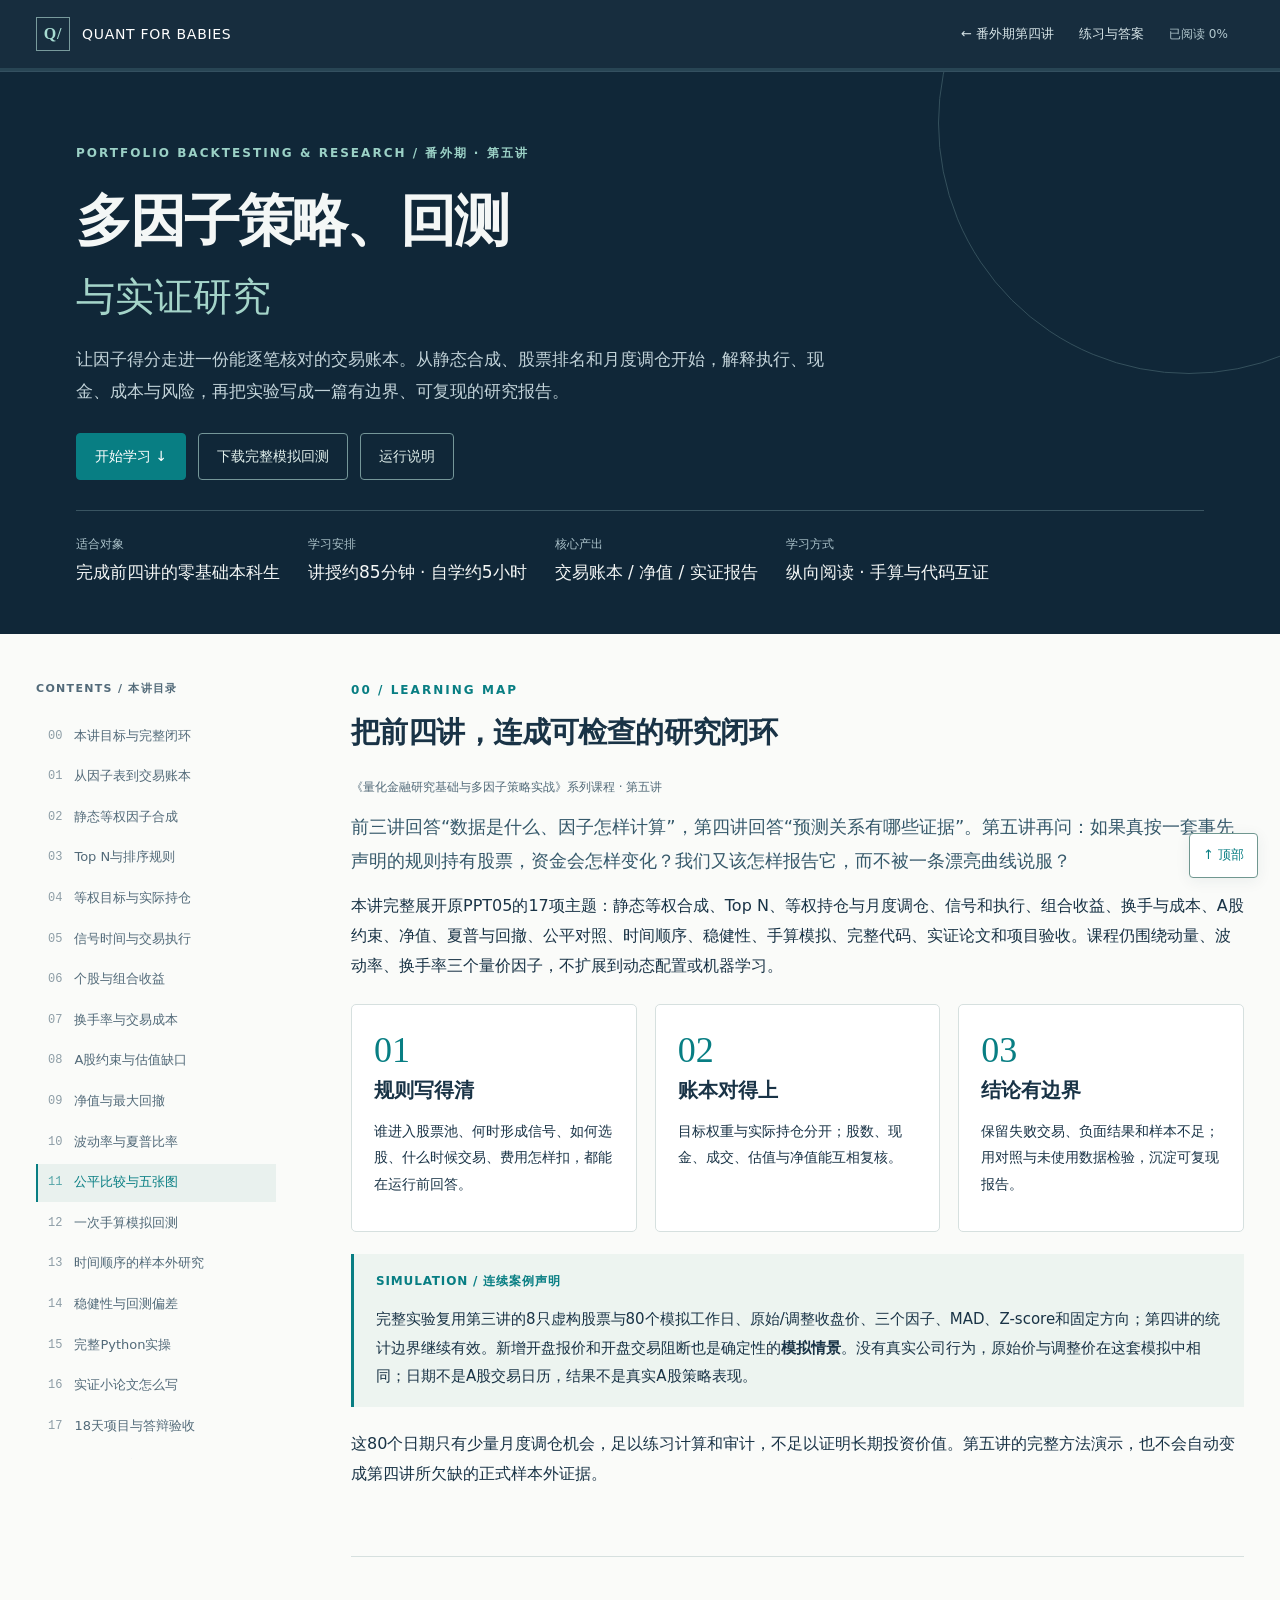
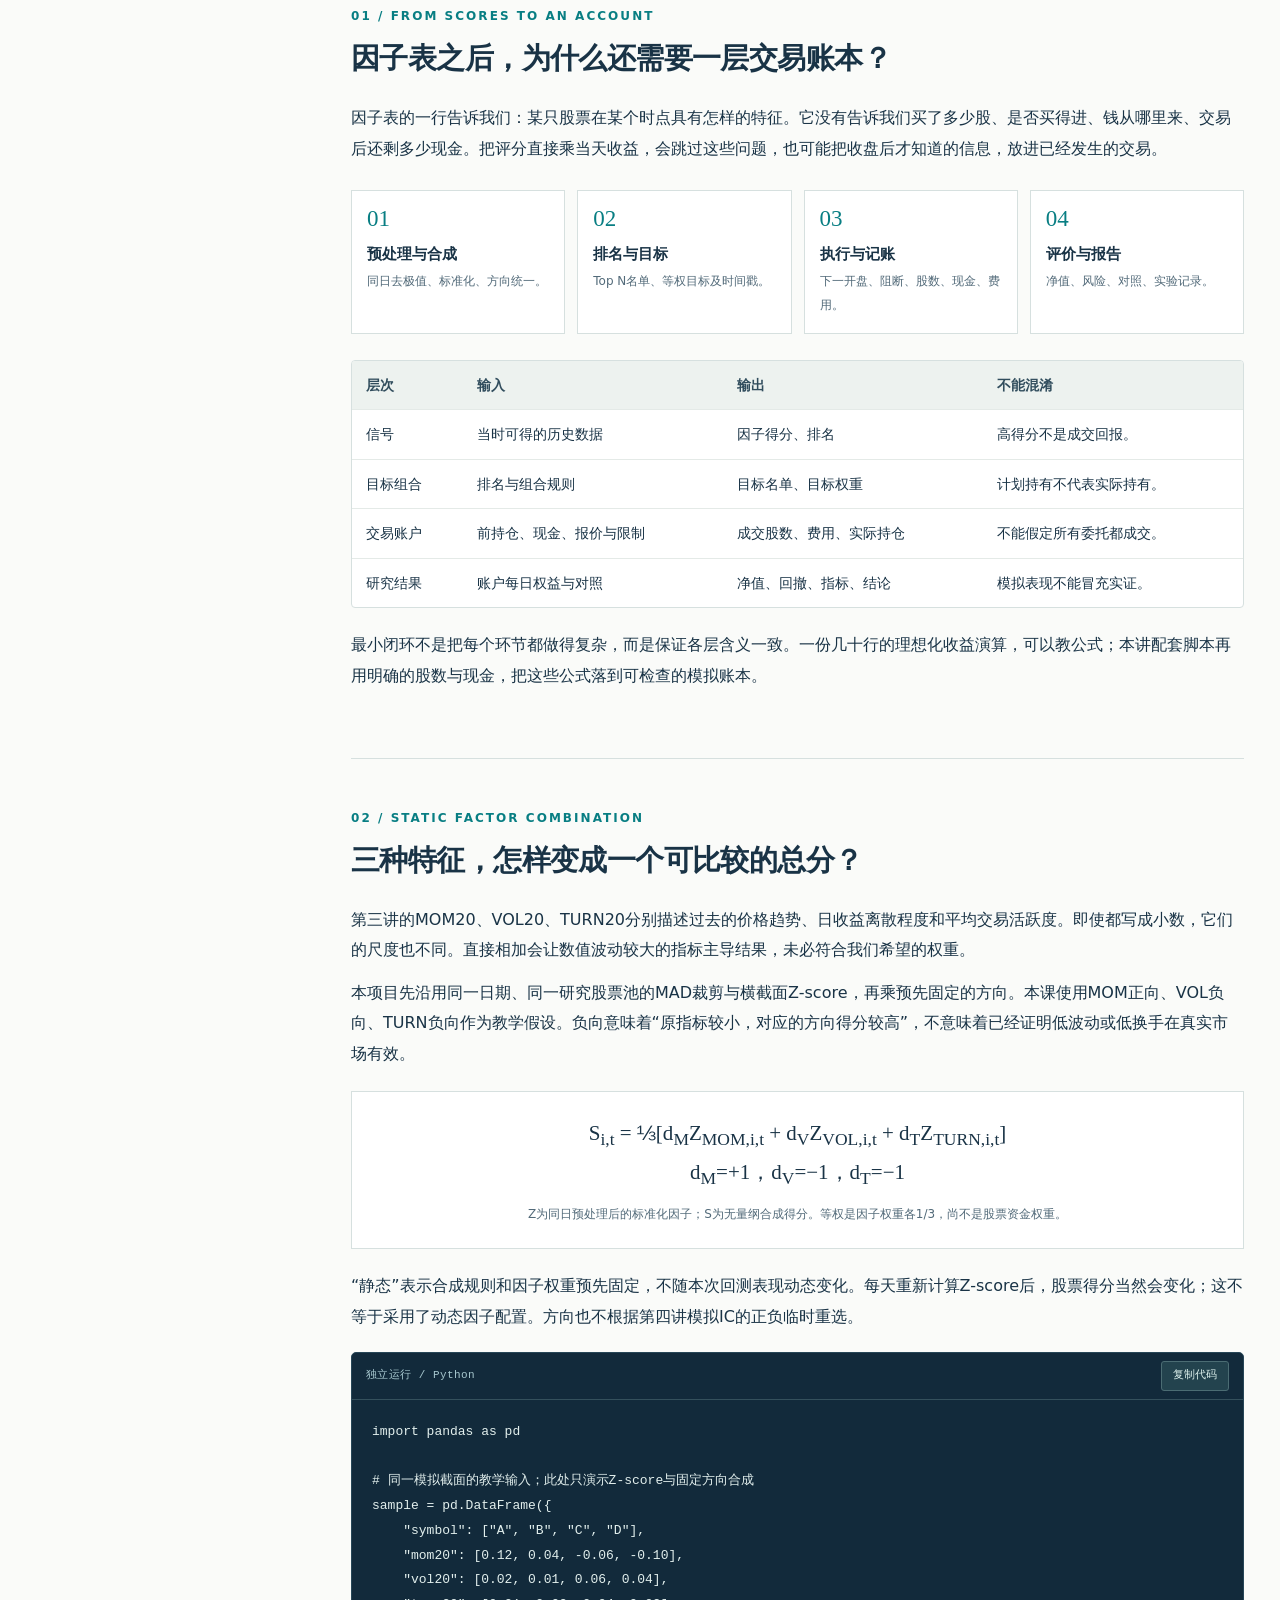
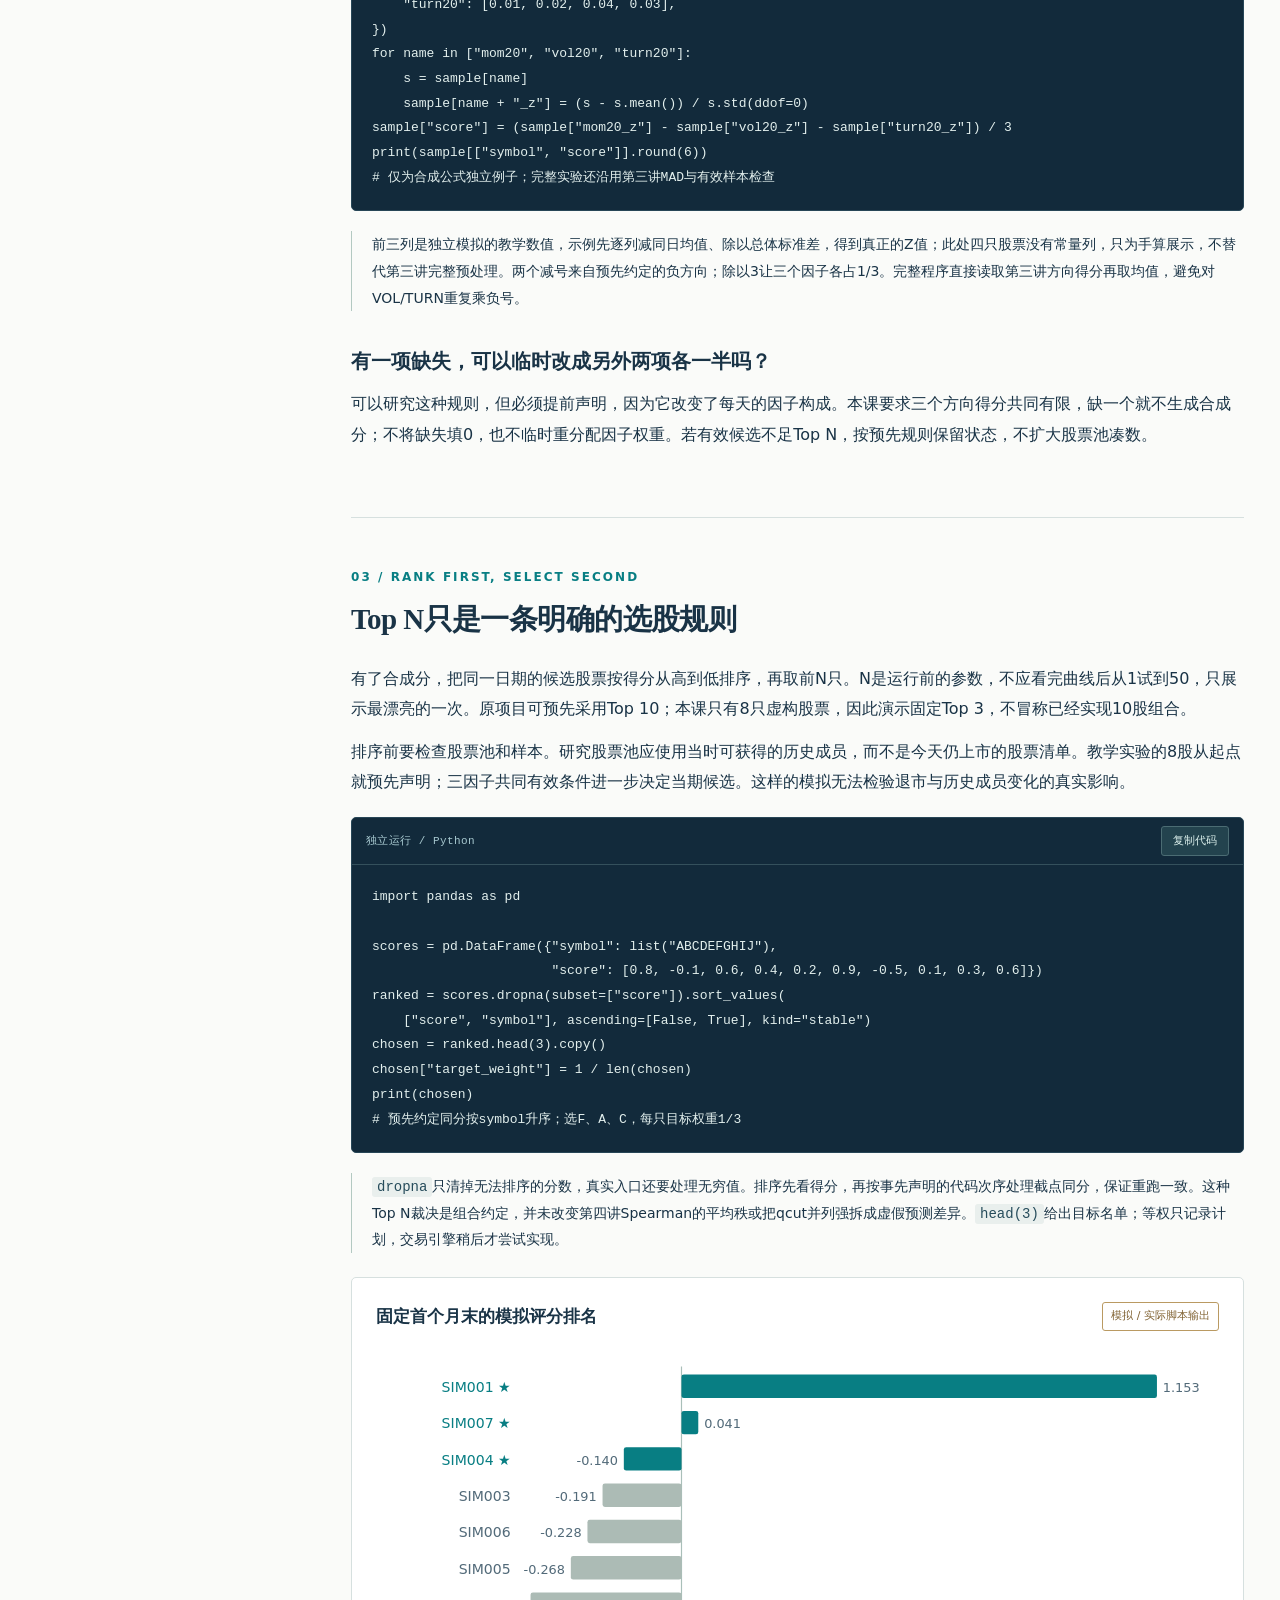
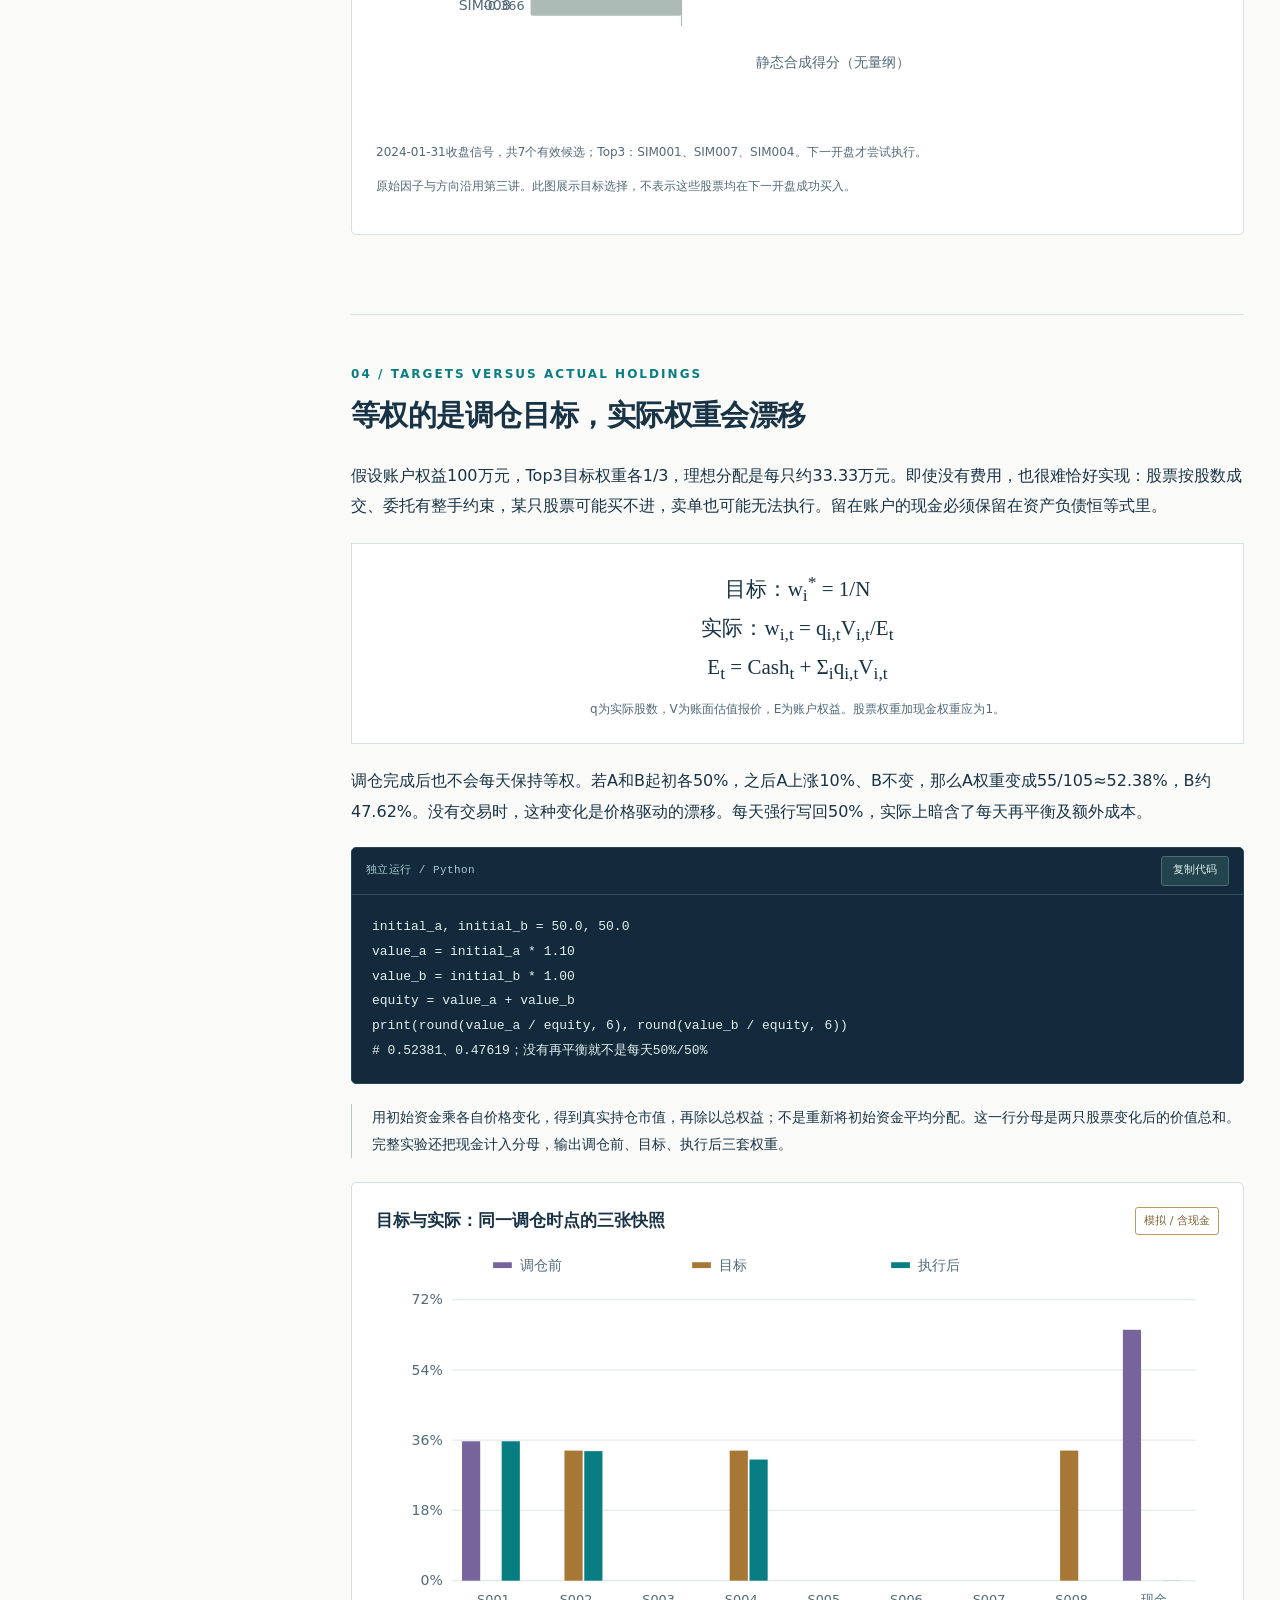
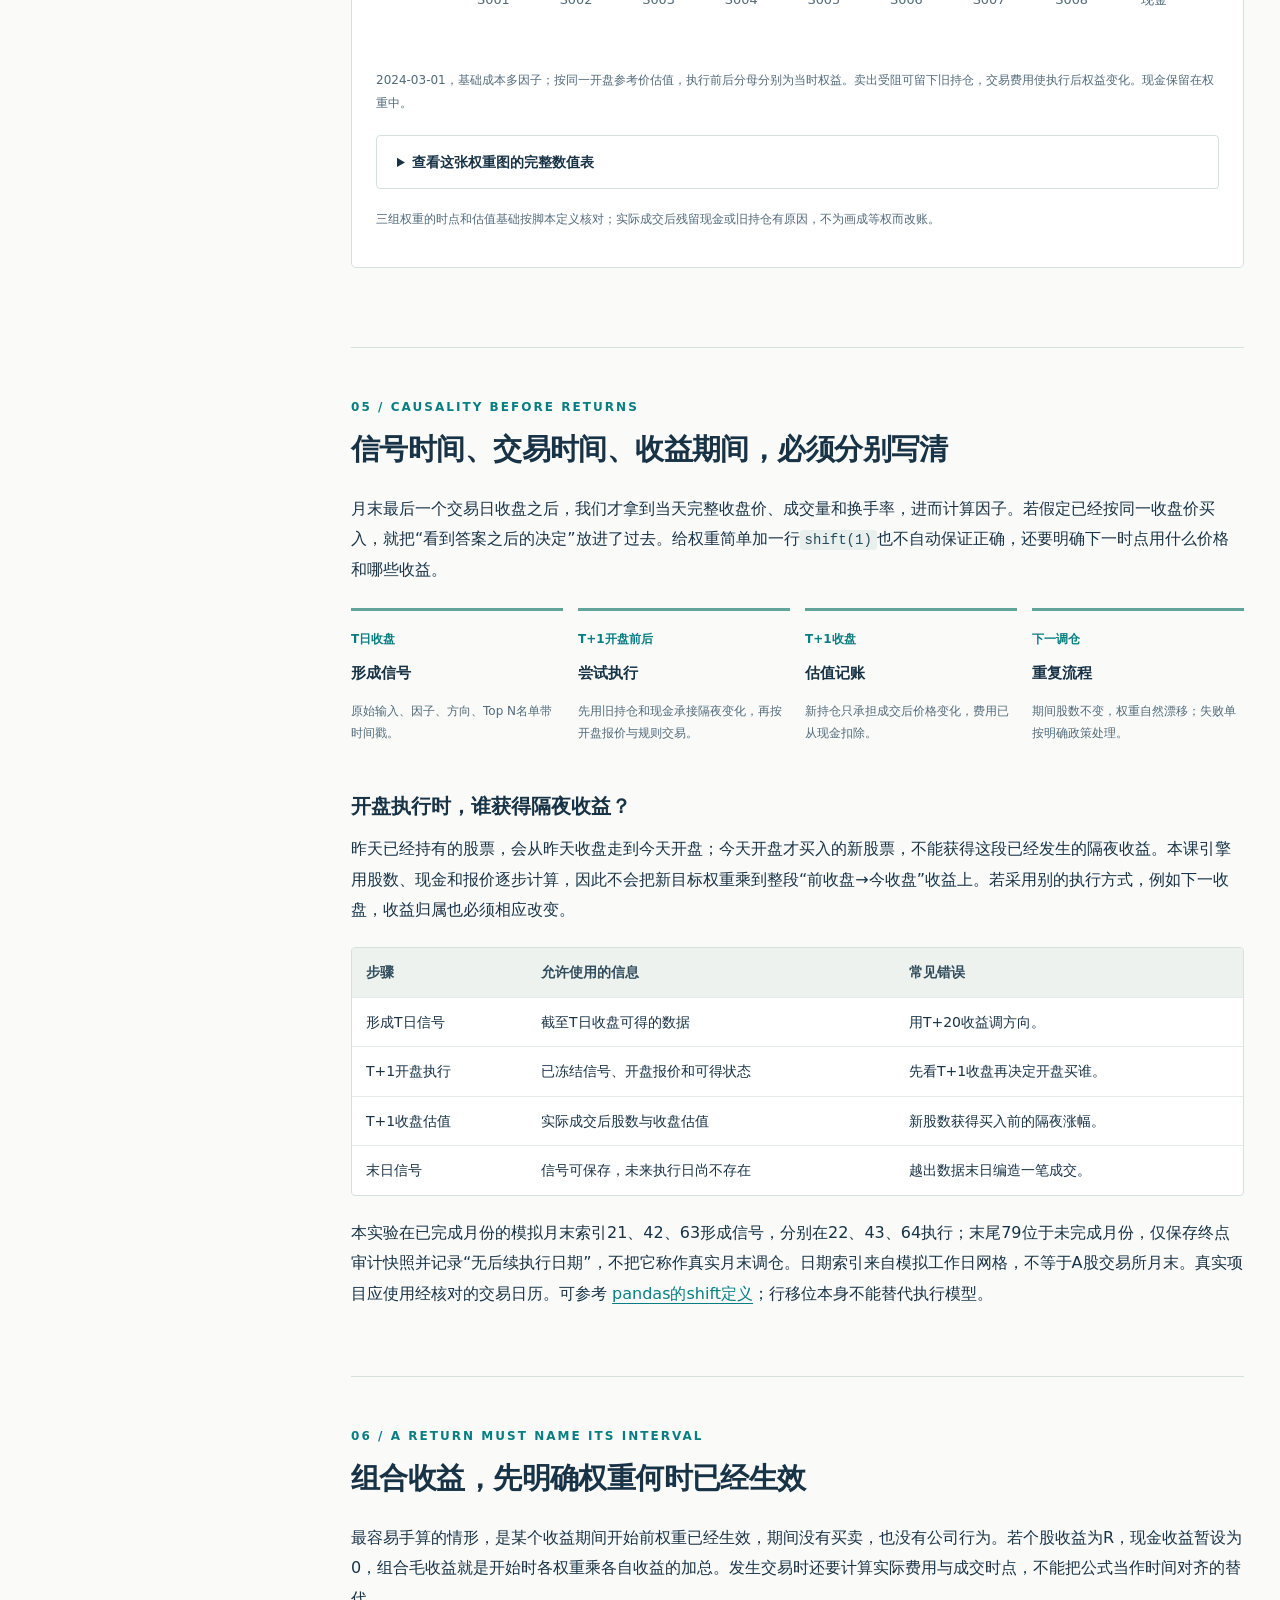
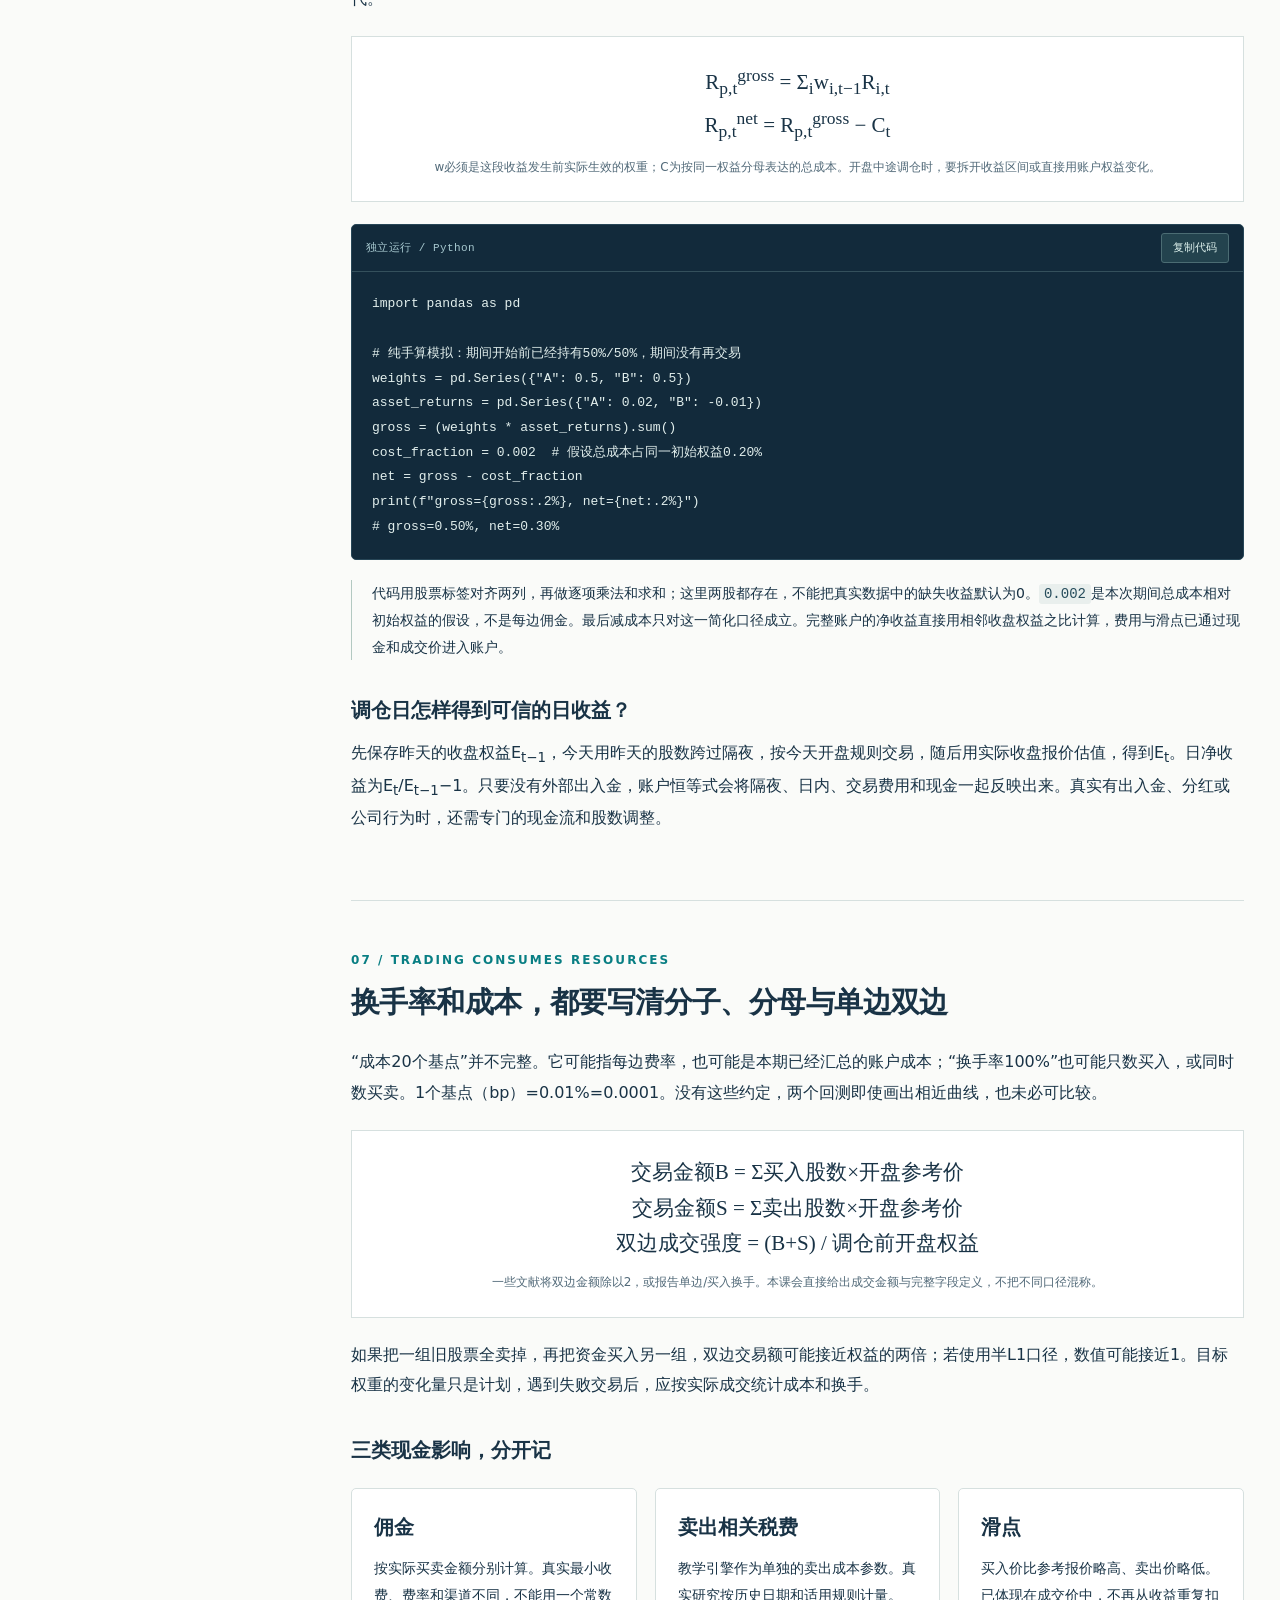
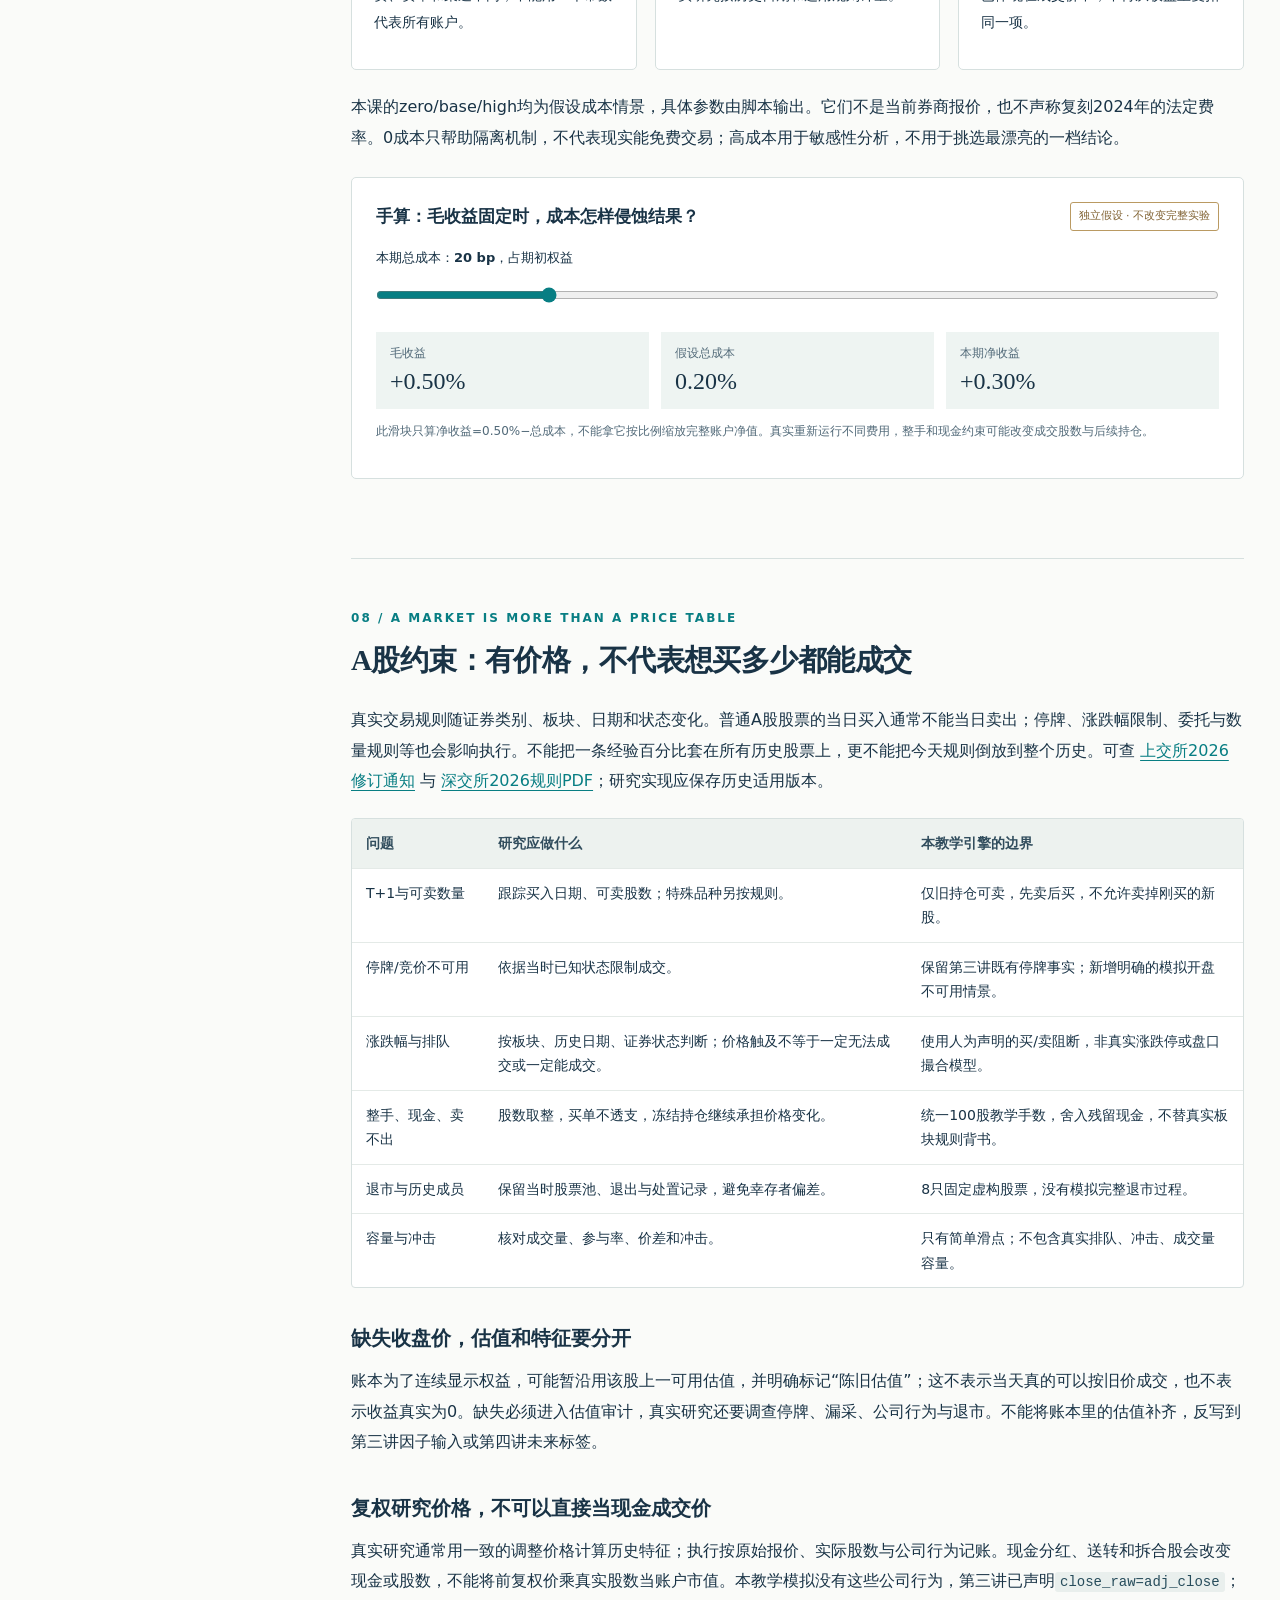
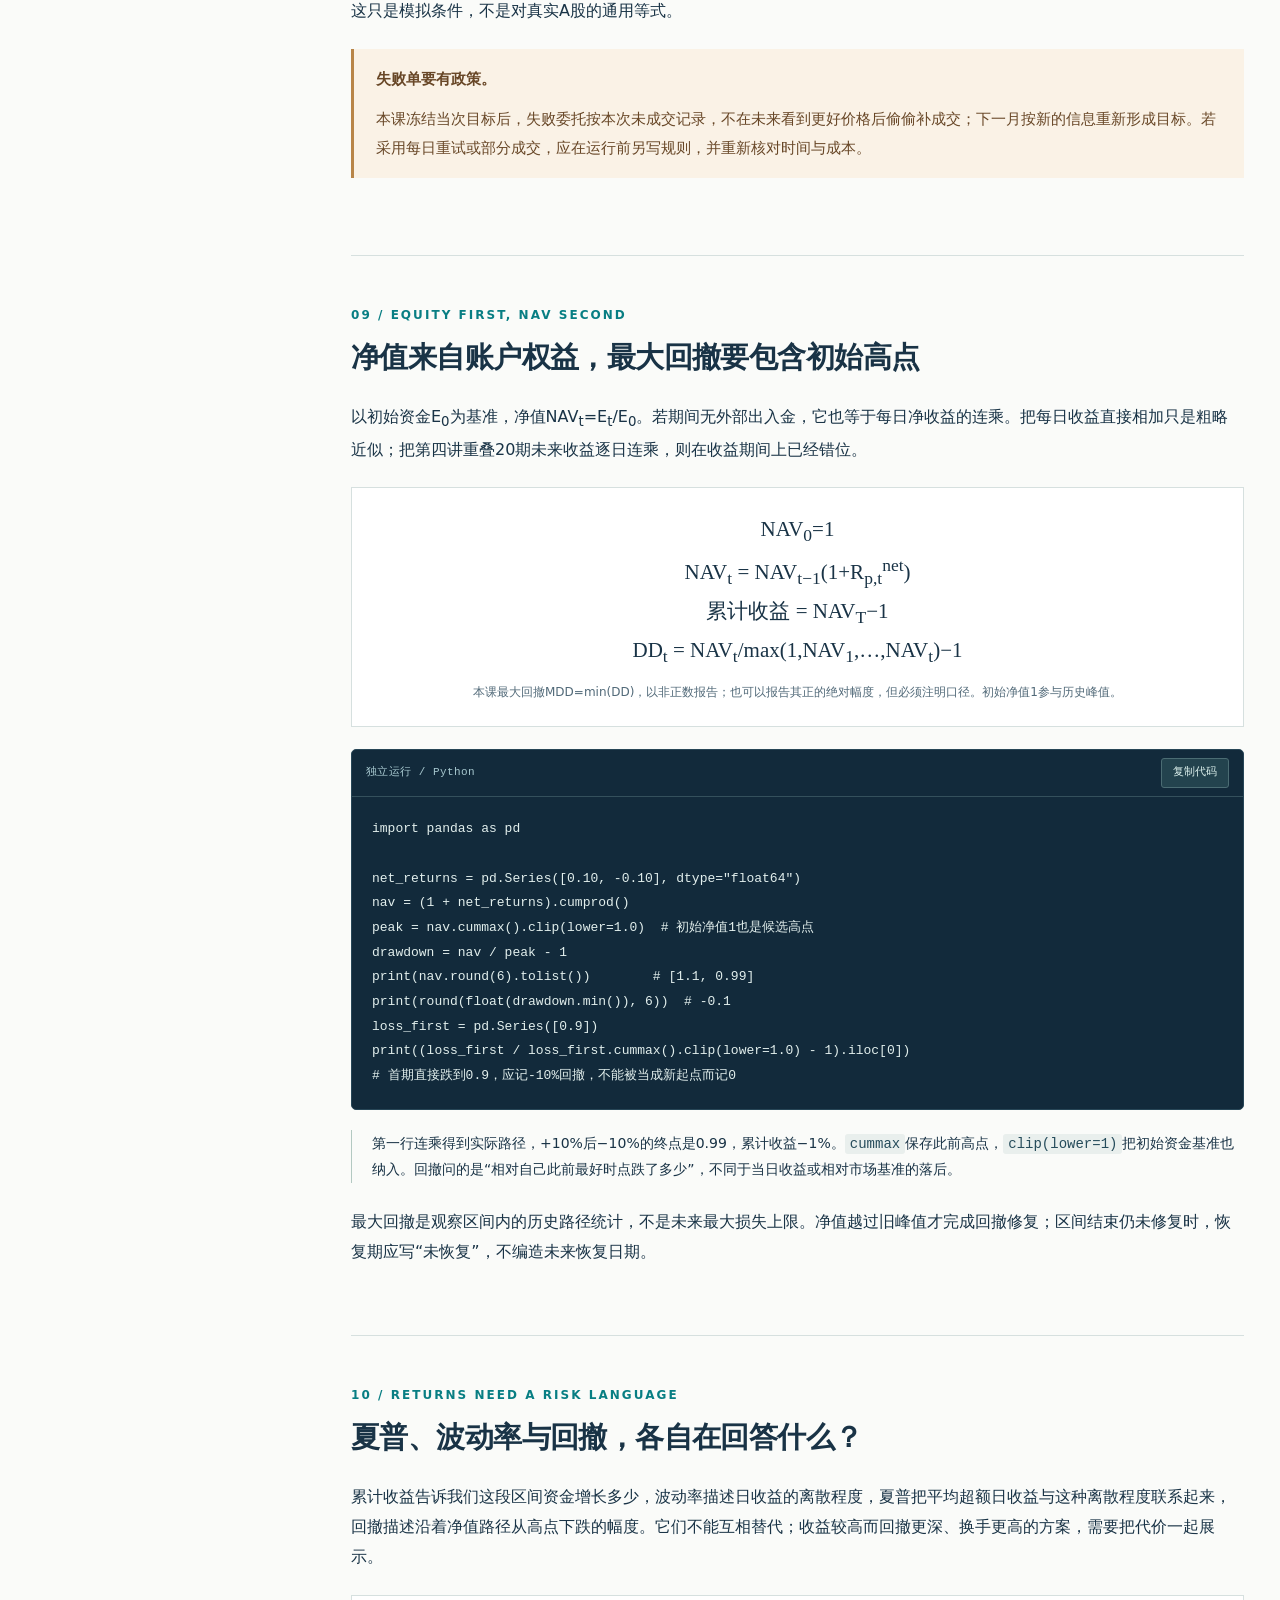
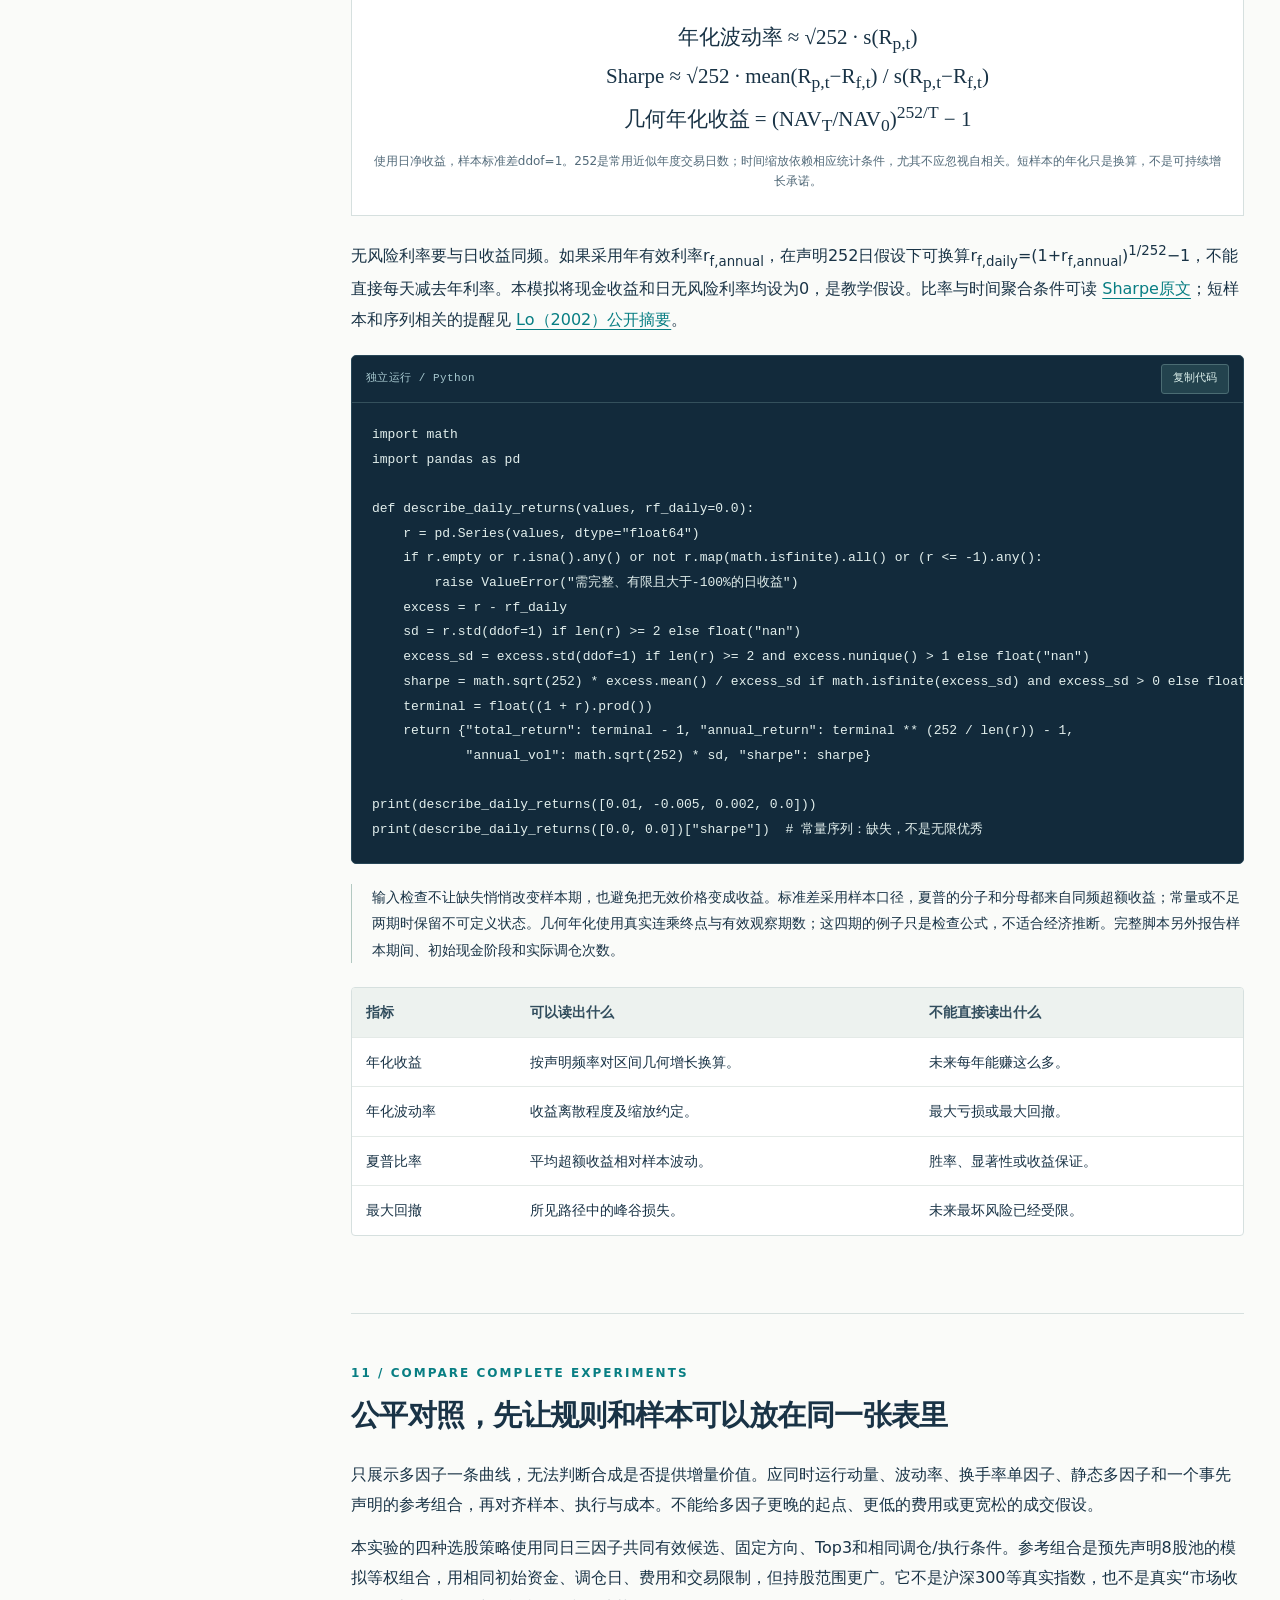
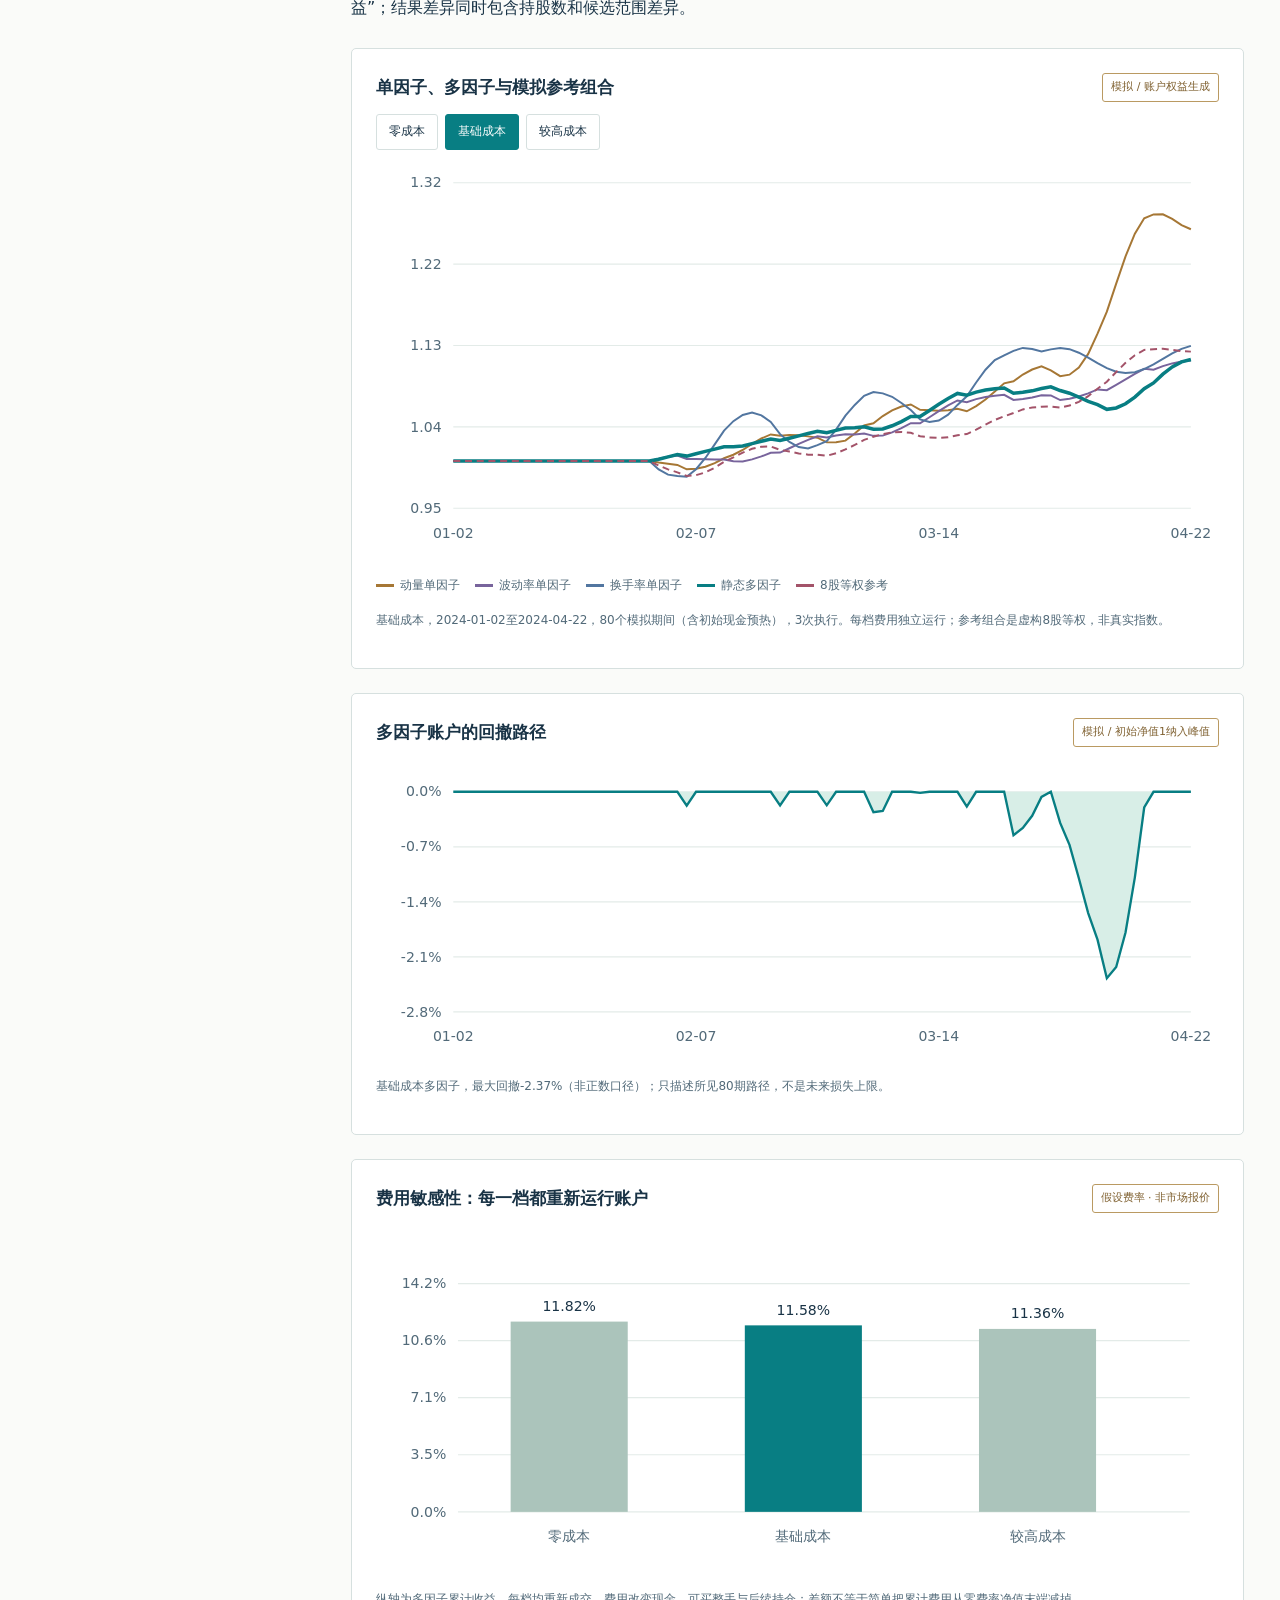
<file: extras/lecture-05/index.html>
<!doctype html><html lang="zh-CN"><head><meta charset="utf-8"><meta name="viewport" content="width=device-width,initial-scale=1"><meta name="theme-color" content="#102738"><meta name="description" content="番外期第五讲：静态多因子、Top N、月度调仓、交易成本、净值、风险和实证研究。含长篇教程、交互图表、完整模拟回测账本、练习答案。"><title>番外期·第五讲｜多因子策略、回测与实证研究</title><!-- course-style:start -->
<style id="course-style">
:root{--navy:#102738;--ink:#193346;--muted:#526a79;--teal:#087e83;--paper:#fafbf9;--line:#d6e0df;--wash:#eef4f2;--gold:#c4a36a;--code:#122a3b;--red:#a34536;scroll-behavior:smooth;scroll-padding-top:100px;color-scheme:light}
*{box-sizing:border-box}body{margin:0;background:var(--paper);color:var(--ink);font:16px/1.9 "Microsoft YaHei","PingFang SC",system-ui,sans-serif}a{color:var(--teal);text-underline-offset:4px}a:hover{color:#04545b}button,select{font:inherit}button,a,summary{touch-action:manipulation}a:focus-visible,button:focus-visible,summary:focus-visible,select:focus-visible{outline:3px solid #bf7c28;outline-offset:4px}button{cursor:pointer}.skip{position:fixed;left:16px;top:-80px;z-index:100;background:#fff;padding:10px}.skip:focus{top:12px}.topbar{position:sticky;top:0;z-index:20;background:#102738f7;color:#fff;backdrop-filter:blur(12px);border-bottom:1px solid #345060}.top-inner{max-width:1440px;margin:auto;display:flex;align-items:center;justify-content:space-between;gap:20px;min-height:68px;padding:10px 36px}.brand{color:#fff;text-decoration:none;font-size:14px;letter-spacing:.05em;display:flex;gap:12px;align-items:center}.mark{width:34px;height:34px;display:grid;place-items:center;border:1px solid #789a9c;font:700 16px Georgia;color:#a7dcd2}.top-links{display:flex;gap:25px;align-items:center;font-size:13px}.top-links a{color:#d6e4e7;text-decoration:none}.progress-wrap{height:3px;background:#284554}.progress-bar{height:3px;width:0;background:#67c7b8;transition:width .1s linear}.progress-label{color:#b3c9cf;font-size:12px;min-width:75px}.hero{background:var(--navy);color:#f4f7f6;position:relative;overflow:hidden}.hero::after{content:"";position:absolute;width:500px;height:500px;border:1px solid #34505c;border-radius:50%;right:-160px;top:-200px;pointer-events:none}.hero-inner{max-width:1200px;margin:auto;padding:70px 36px 46px;position:relative;z-index:1}.eyebrow,.section-kicker{font-size:12px;font-weight:700;letter-spacing:.17em;text-transform:uppercase;color:var(--teal)}.hero .eyebrow{color:#9bd1c6}.hero h1{font-family:Georgia,"Microsoft YaHei",serif;font-size:clamp(32px,4.4vw,57px);font-weight:650;line-height:1.3;letter-spacing:-.035em;max-width:920px;margin:20px 0}.hero h1 span{display:block;color:#a4d4c9;font-size:.69em;font-weight:400;letter-spacing:0;margin-top:14px}.hero .lead{color:#c2d3d9;max-width:750px;font-size:17px;line-height:1.9}.hero-meta{display:flex;gap:35px;flex-wrap:wrap;margin-top:30px;padding-top:22px;border-top:1px solid #395461;font-size:12px;color:#aac1c9}.hero-meta strong{display:block;color:#f4f7f6;font-size:17px;font-weight:500}.hero-actions{display:flex;gap:12px;flex-wrap:wrap;margin:26px 0 0}.button{display:inline-flex;align-items:center;gap:8px;justify-content:center;min-height:44px;padding:9px 18px;background:var(--teal);color:#fff;text-decoration:none;border:1px solid var(--teal);border-radius:4px;font-size:14px}.button:hover{background:#09656d;color:#fff}.button.secondary{background:transparent;border-color:#759799;color:#e0efeb}.layout{max-width:1390px;display:grid;grid-template-columns:250px minmax(0,1fr);gap:65px;margin:0 auto;padding:45px 36px 90px}.sidebar{position:sticky;top:95px;align-self:start;max-height:calc(100vh - 120px);overflow:auto;padding-right:10px}.sidebar-title{font-size:11px;color:var(--muted);letter-spacing:.12em;font-weight:700;margin-bottom:18px}.toc{display:flex;flex-direction:column;gap:3px}.toc a{color:var(--muted);text-decoration:none;font-size:13px;line-height:1.6;padding:8px 10px;border-left:2px solid transparent;display:flex;gap:12px}.toc .n{font:12px/1.8 ui-monospace,Consolas,monospace;opacity:.65}.toc a:hover,.toc a[aria-current=true]{color:var(--teal);border-left-color:var(--teal);background:#e9f1ee}.sidebar-foot{margin-top:25px;border-top:1px solid var(--line);padding-top:18px;font-size:12px;color:var(--muted)}main{min-width:0;max-width:930px}.chapter{padding:0 0 55px;margin:0 0 48px;border-bottom:1px solid var(--line);scroll-margin-top:100px}.chapter:last-child{border-bottom:0}.chapter h2{font-size:29px;font-family:Georgia,"Microsoft YaHei",serif;line-height:1.45;font-weight:650;margin:9px 0 24px;letter-spacing:-.02em}.chapter h3{font-size:20px;line-height:1.6;margin:34px 0 12px}.chapter h4{font-size:16px;margin:24px 0 8px}.chapter p{margin:12px 0}p code,li code,td code{background:#e9efed;padding:2px 5px;border-radius:3px;color:#264c5b;font:14px ui-monospace,Consolas,monospace;overflow-wrap:anywhere}strong{font-weight:650}.intro{font-size:18px;color:#36596b}.callout{border-left:3px solid var(--teal);padding:16px 22px;margin:22px 0;background:#edf4f0;font-size:15px}.callout p:first-child{margin-top:0}.callout p:last-child{margin-bottom:0}.callout.warning,.warning{border-color:#b88548;background:#faf2e6;color:#684727}.callout .label{font-size:12px;font-weight:700;color:var(--teal);letter-spacing:.07em}.grid2,.grid3{display:grid;grid-template-columns:repeat(2,minmax(0,1fr));gap:18px;margin:22px 0}.grid3{grid-template-columns:repeat(3,minmax(0,1fr))}.card{border:1px solid var(--line);padding:22px;background:#fff;border-radius:5px}.card h3,.card h4{margin:0 0 9px}.card p{font-size:14px}.card .big{font:36px/1.3 Georgia,serif;color:var(--teal)}ul,ol{padding-left:25px}li{padding-left:3px;margin:7px 0}.table-wrap{overflow-x:auto;width:100%;margin:22px 0;border:1px solid var(--line);background:#fff;border-radius:4px}table{width:100%;border-collapse:collapse;font-size:14px;text-align:left;line-height:1.75}th{background:#edf2ef;font-weight:650;color:#314d5d}td,th{padding:12px 14px;border-bottom:1px solid #e4eae7;vertical-align:top}tr:last-child td{border-bottom:0}table.wide{min-width:670px}.caption,figcaption,.small{font-size:12px;color:var(--muted);line-height:1.8}figure{margin:26px 0}.codebox{margin:20px 0;background:var(--code);border-radius:5px;overflow:hidden;border:1px solid #274657}.code-head{display:flex;align-items:center;justify-content:space-between;padding:8px 14px;border-bottom:1px solid #34505c;color:#a7c8cf;font:11px/1.6 ui-monospace,Consolas,monospace;letter-spacing:.04em;gap:10px}.copy-btn{font-size:11px;color:#dcf0ec;background:#23434e;border:1px solid #4b6c73;border-radius:3px;padding:4px 11px;min-height:30px}.copy-btn:hover{background:#305b65}pre{margin:0;padding:20px;overflow:auto;tab-size:4;color:#e2efed;font:13px/1.9 ui-monospace,Consolas,"Courier New",monospace;max-width:100%}pre code{font:inherit;white-space:pre}.explain{font-size:14px;border-left:1px solid #b3c9c2;margin:16px 0 24px;padding-left:20px}.equation{background:#fff;border:1px solid var(--line);padding:24px 16px;text-align:center;margin:22px 0;font:21px/1.7 Georgia,"Microsoft YaHei",serif;overflow-x:auto}.equation small{display:block;color:var(--muted);font:12px/1.7 system-ui;margin-top:10px}.flow{display:grid;grid-template-columns:repeat(4,minmax(0,1fr));list-style:none;padding:0;gap:12px;counter-reset:flow;margin:26px 0}.flow li{margin:0;padding:15px;border:1px solid var(--line);background:#fff;font-size:13px;position:relative}.flow li::before{counter-increment:flow;content:"0" counter(flow);display:block;font:23px Georgia;color:var(--teal);margin-bottom:8px}.flow strong{display:block;font-size:15px}.flow span{color:var(--muted);font-size:12px}.chart-panel{background:#fff;border:1px solid var(--line);border-radius:5px;padding:24px;margin:24px 0}.chart-head{display:flex;justify-content:space-between;align-items:center;gap:16px;flex-wrap:wrap;margin-bottom:12px}.chart-head h3{font-size:17px;margin:0}.badge{display:inline-block;padding:3px 8px;font-size:11px;border:1px solid #ba9a62;color:#806232;border-radius:3px;white-space:nowrap}.chart-controls{display:flex;gap:7px;flex-wrap:wrap}.chart-controls button{font-size:12px;border:1px solid var(--line);color:var(--ink);background:#fff;border-radius:3px;padding:5px 12px;min-height:36px}.chart-controls button[aria-pressed=true]{background:var(--teal);color:#fff;border-color:var(--teal)}svg{max-width:100%;height:auto;display:block}.legend{display:flex;gap:20px;flex-wrap:wrap;font-size:12px;color:var(--muted);margin-top:10px}.legend span::before{content:"";display:inline-block;width:18px;height:3px;background:var(--teal);vertical-align:middle;margin-right:6px}.legend .gold::before{background:#a67735}.legend .dash::before{background:#ab6573}.metric-row{display:grid;grid-template-columns:repeat(3,1fr);gap:12px;margin-top:20px}.metric{background:var(--wash);padding:10px 14px;font-size:12px;color:var(--muted)}.metric strong{display:block;font:24px/1.4 Georgia;color:var(--ink)}details{margin:20px 0;border:1px solid var(--line);border-radius:4px;background:#fff;padding:0 20px}summary{cursor:pointer;padding:13px 0;font-size:14px;font-weight:650}details[open]{padding-bottom:17px}.mobile-toc{display:none}.checklist li::marker{color:var(--teal)}footer{background:var(--navy);color:#c0d0d6;padding:30px 36px;font-size:12px}footer>div{max-width:1200px;margin:auto;display:flex;justify-content:space-between;gap:20px;flex-wrap:wrap}footer a{color:#abd4ca}.to-top{position:fixed;bottom:22px;right:22px;z-index:10;border:1px solid #709790;background:#fff;color:var(--teal);font-size:13px;padding:9px 13px;border-radius:4px;box-shadow:0 3px 15px #19334612}.sources li{font-size:14px}.sources a{overflow-wrap:anywhere}.status{min-height:1.7em;font-size:12px;color:var(--muted)}.inline-note{font-size:13px;color:var(--muted)}
@media(min-width:1500px){body{font-size:17px}}
@media(max-width:1050px){.layout{gap:32px;grid-template-columns:205px minmax(0,1fr);padding-left:25px;padding-right:25px}.top-inner{padding-left:25px;padding-right:25px}.hero-inner{padding-top:50px}.flow{grid-template-columns:repeat(2,1fr)}}
@media(max-width:760px){body{font-size:15px;line-height:1.95}.top-inner{padding:10px 18px;min-height:60px}.top-links{gap:14px}.top-links .desktop-link{display:none}.brand{font-size:12px;gap:8px}.progress-label{font-size:11px;min-width:61px}.hero-inner{padding:38px 22px 32px}.hero h1{font-size:33px}.hero .lead{font-size:15px}.hero-meta{gap:22px}.hero-meta strong{font-size:15px}.layout{display:block;padding:18px 20px 60px}.sidebar{display:none}main{max-width:none}.mobile-toc{display:block;background:#f1f6f2;margin-bottom:30px}.mobile-toc .toc{padding-bottom:8px}.mobile-toc .toc a{padding:7px 9px}.chapter{padding-bottom:35px;margin-bottom:35px}.chapter h2{font-size:25px}.chapter h3{font-size:19px}.intro{font-size:16px}.grid2,.grid3{grid-template-columns:1fr;gap:12px}.card{padding:18px}.callout{padding:14px 16px}.table-wrap{margin:18px 0}td,th{padding:10px 12px}.chart-panel{padding:15px}.metric-row{gap:6px}.metric{padding:8px;font-size:11px}.metric strong{font-size:19px}pre{font-size:12px;padding:16px}.equation{font-size:18px}.flow{gap:8px}.flow li{padding:13px}.to-top{bottom:16px;right:14px;font-size:12px;padding:7px 10px}footer{padding:25px 22px}}
@media(prefers-reduced-motion:reduce){:root{scroll-behavior:auto}.progress-bar{transition:none}}
@media print{body{background:#fff;color:#000;font-size:11pt}.topbar,.sidebar,.mobile-toc,.to-top,.copy-btn,.hero-actions,.chart-controls{display:none}.hero{background:#fff;color:#000}.hero .lead,.hero h1 span,.hero-meta,.hero-meta strong{color:#333}.hero-inner{padding:20px 0}.layout{display:block;padding:0}.chapter{break-before:auto;margin-bottom:20px;padding-bottom:20px}.chapter h2,.chapter h3{break-after:avoid}pre{white-space:pre-wrap;overflow-wrap:anywhere;color:#000;background:#f5f5f5}.codebox{background:#f5f5f5;border-color:#ccc}.code-head{color:#333}.table-wrap{overflow:visible}.callout{background:#f6f6f6}details{display:block}details>*{display:block}footer{background:#fff;color:#000}a{color:#000}.chart-panel{break-inside:avoid}}
input[type=range]{display:block;width:100%;accent-color:var(--teal);height:34px;margin:8px 0 14px;cursor:pointer}input[type=range]:focus-visible{outline:3px solid #bf7c28;outline-offset:4px}.timeline{display:grid;grid-template-columns:repeat(4,minmax(0,1fr));gap:15px;margin:23px 0}.timeline>div{border-top:3px solid #61a59a;padding-top:12px}.timeline span{color:var(--teal);font-size:12px;font-weight:700}.timeline strong{display:block;font-size:15px;margin-top:6px}.timeline p{font-size:12px;color:var(--muted);line-height:1.85}.heatmap td,.heatmap th{text-align:center;vertical-align:middle;padding:18px}.heatmap td{font:20px Georgia,serif;font-variant-numeric:tabular-nums}.heatmap th{font-size:12px}.policy-row{border-top:1px solid var(--line);padding:15px 0;margin:0;font-size:14px}.policy-row strong{color:var(--teal)}.output-list{columns:2;column-gap:26px}.output-list li{break-inside:avoid;font-size:14px}@media(max-width:760px){.timeline{grid-template-columns:1fr 1fr;gap:16px}.heatmap td,.heatmap th{padding:13px 10px}.heatmap td{font-size:17px}.output-list{columns:1}}@media print{input[type=range]{display:none}.timeline{grid-template-columns:repeat(4,1fr)}}
.chart-controls+.chart-controls{margin-top:10px}.split-bands{display:grid;grid-template-columns:2fr 1fr 1fr;gap:12px;margin:22px 0}.split-bands>div{padding:17px 15px;background:#edf4ef;border-top:3px solid #087e83}.split-bands>div:nth-child(2){background:#f6f1e7;border-color:#a67735}.split-bands>div:nth-child(3){background:#eeeef4;border-color:#78649c}.split-bands span{display:block;font-size:12px;font-weight:700;color:var(--muted)}.split-bands strong{display:block;font-size:16px;margin-top:8px}.split-bands p{font-size:12px;line-height:1.8}.chart-panel label{font-size:13px}.hero-meta{column-gap:26px}@media(max-width:760px){.split-bands{grid-template-columns:1fr}.split-bands>div{padding:14px}.chart-controls{gap:6px}.chart-controls button{padding-left:10px;padding-right:10px}}

.series-legend{display:flex;gap:15px;flex-wrap:wrap;margin-top:15px;font-size:12px;color:var(--muted)}.series-legend span::before{content:"";display:inline-block;width:18px;height:3px;vertical-align:middle;margin-right:6px;background:var(--series-color)}.hero-meta{column-gap:28px}.chart-panel>label{display:block;margin:15px 0 5px} @media(max-width:380px){.top-inner{gap:8px;padding-left:12px;padding-right:12px}.brand{font-size:10px;gap:5px}.top-links{gap:8px;font-size:11px}.progress-label{min-width:54px}.hero h1{font-size:30px}.layout{padding-left:15px;padding-right:15px}}
</style>
<!-- course-style:end --></head><body><a class="skip" href="#content">跳到课程正文</a><header class="topbar"><div class="top-inner"><a class="brand" href="https://github.com/ThreshoLdnnis/Quant-for-babies/blob/main/README.md"><span class="mark" aria-hidden="true">Q/</span>QUANT FOR BABIES</a><div class="top-links"><a class="desktop-link" href="https://github.com/ThreshoLdnnis/Quant-for-babies/blob/main/extras/lecture-04/index.html">← 番外期第四讲</a><a href="#practice">练习与答案</a><span class="progress-label" aria-live="off">已阅读 0%</span></div></div><div class="progress-wrap" aria-hidden="true"><div class="progress-bar"></div></div></header><div class="hero" id="top"><div class="hero-inner"><div class="eyebrow">PORTFOLIO BACKTESTING & RESEARCH / 番外期 · 第五讲</div><h1>多因子策略、回测<span>与实证研究</span></h1><p class="lead">让因子得分走进一份能逐笔核对的交易账本。从静态合成、股票排名和月度调仓开始，解释执行、现金、成本与风险，再把实验写成一篇有边界、可复现的研究报告。</p><div class="hero-actions"><a class="button" href="#overview">开始学习 ↓</a><a class="button secondary" data-course-file="backtest_lab.py" href="data:text/x-python;charset=utf-8,%22%22%22Lecture%2005%3A%20a%20small%2C%20deterministic%20SIMULATED%20share-and-cash%20backtest.%0A%0ANo%20real%20A-share%20returns%2C%20current%20market%20fee%20schedule%2C%20or%20investable%20conclusion.%0AThe%20unchanged%20lecture%2003%20data%20have%20no%20corporate%20actions%3A%20close_raw%20%3D%3D%20adj_close.%0ASynthetic%20opening%20quotes%20use%20only%20the%20preceding%20raw%20close.%20Factor%20inputs%20are%20never%20filled.%0A%22%22%22%0Afrom%20__future__%20import%20annotations%0A%0Aimport%20argparse%0Aimport%20hashlib%0Aimport%20importlib.util%0Aimport%20json%0Aimport%20math%0Afrom%20pathlib%20import%20Path%0Aimport%20sys%0A%0Aimport%20pandas%20as%20pd%0A%0ADATA_KIND%20%3D%20%22SIMULATION_ONLY_NOT_REAL_A_SHARE_RESULTS%22%0ASTRATEGIES%20%3D%20%5B%22mom20%22%2C%20%22vol20%22%2C%20%22turn20%22%2C%20%22multi%22%2C%20%22reference%22%5D%0AINITIAL_CASH%20%3D%201_000_000.0%0ALOT_SIZE%20%3D%20100%20%20%23%20Teaching%20convention%2C%20not%20a%20universal%20rule%20for%20every%20A-share%20board.%0ATOP_N%20%3D%203%20%20%23%20Eight-stock%20classroom%20example%3B%20a%20formal%20Top10%20needs%20a%20larger%20universe.%0A%23%20Fictional%20assumptions%2C%20not%20a%20quote%20of%20any%20historical%2Fcurrent%20market%20fee%20schedule.%0ACOSTS%20%3D%20%7B%0A%20%20%20%20%22zero%22%3A%20%7B%22commission%22%3A%200.0%2C%20%22sell_tax%22%3A%200.0%2C%20%22slippage%22%3A%200.0%7D%2C%0A%20%20%20%20%22base%22%3A%20%7B%22commission%22%3A%200.0003%2C%20%22sell_tax%22%3A%200.0005%2C%20%22slippage%22%3A%200.0005%7D%2C%0A%20%20%20%20%22high%22%3A%20%7B%22commission%22%3A%200.0006%2C%20%22sell_tax%22%3A%200.0010%2C%20%22slippage%22%3A%200.0010%7D%2C%0A%7D%0A%0A%0Adef%20load_factor_module%28%29%3A%0A%20%20%20%20folder%20%3D%20Path%28__file__%29.resolve%28%29.parent%0A%20%20%20%20for%20path%20in%20%5Bfolder%20%2F%20%22factor_lab.py%22%2C%20folder.parent%20%2F%20%22lecture-03%22%20%2F%20%22factor_lab.py%22%5D%3A%0A%20%20%20%20%20%20%20%20if%20path.is_file%28%29%3A%0A%20%20%20%20%20%20%20%20%20%20%20%20spec%20%3D%20importlib.util.spec_from_file_location%28%22lecture03_factor_source%22%2C%20path%29%0A%20%20%20%20%20%20%20%20%20%20%20%20module%20%3D%20importlib.util.module_from_spec%28spec%29%0A%20%20%20%20%20%20%20%20%20%20%20%20spec.loader.exec_module%28module%29%0A%20%20%20%20%20%20%20%20%20%20%20%20return%20module%2C%20path%0A%20%20%20%20raise%20FileNotFoundError%28%22Place%20unchanged%20lecture%2003%20factor_lab.py%20beside%20this%20script%2C%20or%20keep%20repository%20folders%22%29%0A%0A%0Adef%20records%28frame%3A%20pd.DataFrame%29%20-%3E%20list%5Bdict%5D%3A%0A%20%20%20%20return%20json.loads%28frame.to_json%28orient%3D%22records%22%2C%20force_ascii%3DFalse%2C%20double_precision%3D12%29%29%0A%0A%0Adef%20build_inputs%28%29%20-%3E%20tuple%5Bpd.DataFrame%2C%20pd.DataFrame%2C%20pd.DatetimeIndex%2C%20dict%5D%3A%0A%20%20%20%20module%2C%20path%20%3D%20load_factor_module%28%29%0A%20%20%20%20raw%2C%20calendar%20%3D%20module.make_teaching_data%28%29%0A%20%20%20%20factors%20%3D%20module.compute_factors%28raw%2C%20calendar%2C%20module.UNIVERSE%29%0A%20%20%20%20processed%2C%20_%20%3D%20module.preprocess_factors%28factors%29%0A%20%20%20%20processed%5B%22multi_score%22%5D%20%3D%20processed%5B%5Bf%22%7Bf%7D_score%22%20for%20f%20in%20module.FACTORS%5D%5D.mean%28axis%3D1%2C%20skipna%3DFalse%29%0A%20%20%20%20market%20%3D%20make_execution_market%28factors%2C%20calendar%2C%20module.UNIVERSE%29%0A%20%20%20%20provenance%20%3D%20%7B%22factor_source_sha256%22%3A%20hashlib.sha256%28path.read_bytes%28%29%29.hexdigest%28%29%2C%0A%20%20%20%20%20%20%20%20%20%20%20%20%20%20%20%20%20%20%22raw_generator_csv_sha256%22%3A%20hashlib.sha256%28raw.to_csv%28index%3DFalse%29.encode%28%22utf-8%22%29%29.hexdigest%28%29%2C%0A%20%20%20%20%20%20%20%20%20%20%20%20%20%20%20%20%20%20%22input_rows%22%3A%20len%28raw%29%2C%20%22grid_rows%22%3A%20len%28processed%29%2C%0A%20%20%20%20%20%20%20%20%20%20%20%20%20%20%20%20%20%20%22directions%22%3A%20module.DIRECTIONS%2C%20%22factor_source%22%3A%20%22unchanged%20lecture%2003%20module%22%7D%0A%20%20%20%20return%20processed%2C%20market%2C%20calendar%2C%20provenance%0A%0A%0Adef%20make_execution_market%28factors%3A%20pd.DataFrame%2C%20calendar%3A%20pd.DatetimeIndex%2C%0A%20%20%20%20%20%20%20%20%20%20%20%20%20%20%20%20%20%20%20%20%20%20%20%20%20%20universe%3A%20list%5Bstr%5D%29%20-%3E%20pd.DataFrame%3A%0A%20%20%20%20%22%22%22Add%20explicitly%20synthetic%20execution%20quotes%3B%20never%20use%20current%2Ffuture%20close.%0A%0A%20%20%20%20open%5Bt%5D%20%3D%20close_raw%5Bt-1%5D%20%2A%20%281%20%2B%200.001%2Asin%280.37%2At%20%2B%20stock_index%29%29.%0A%20%20%20%20A%20missing%20preceding%20close%20yields%20a%20missing%20opening%20quote%3B%20there%20is%20no%20quote%20fill.%0A%20%20%20%20Intraday%20close%20remains%20the%20unchanged%20original%20raw%20quote%2C%20including%20missing%20values.%0A%20%20%20%20%22%22%22%0A%20%20%20%20market%20%3D%20factors%5B%5B%22symbol%22%2C%20%22trade_date%22%2C%20%22close_raw%22%2C%20%22status%22%5D%5D.copy%28%29%0A%20%20%20%20market%20%3D%20market.sort_values%28%5B%22symbol%22%2C%20%22trade_date%22%5D%29.reset_index%28drop%3DTrue%29%0A%20%20%20%20position%20%3D%20%7Bstr%28date.date%28%29%29%3A%20i%20for%20i%2C%20date%20in%20enumerate%28calendar%29%7D%0A%20%20%20%20stock_no%20%3D%20%7Bsymbol%3A%20i%20for%20i%2C%20symbol%20in%20enumerate%28universe%29%7D%0A%20%20%20%20previous%20%3D%20market.groupby%28%22symbol%22%2C%20sort%3DFalse%29%5B%22close_raw%22%5D.shift%281%29%0A%20%20%20%20perturbation%20%3D%20market.apply%28lambda%20r%3A%200.001%20%2A%20math.sin%280.37%20%2A%20position%5Br.trade_date%5D%20%2B%20stock_no%5Br.symbol%5D%29%2C%20axis%3D1%29%0A%20%20%20%20market%5B%22open_quote%22%5D%20%3D%20previous%20%2A%20%281%20%2B%20perturbation%29%0A%20%20%20%20market%5B%22known_full_day_suspension%22%5D%20%3D%20market.status.eq%28%22known_simulated_suspension%22%29%0A%20%20%20%20market.loc%5Bmarket.known_full_day_suspension%2C%20%22open_quote%22%5D%20%3D%20float%28%22nan%22%29%0A%20%20%20%20market%5B%22open_auction_halt%22%5D%20%3D%20False%0A%20%20%20%20market%5B%22buy_blocked%22%5D%20%3D%20False%0A%20%20%20%20market%5B%22sell_blocked%22%5D%20%3D%20False%0A%20%20%20%20%23%20Predeclared%20teaching%20fixtures%2C%20unrelated%20to%20future%20realized%20returns.%0A%20%20%20%20market.loc%5Bmarket.symbol.eq%28%22SIM004%22%29%20%26%20market.trade_date.eq%28str%28calendar%5B22%5D.date%28%29%29%29%2C%20%22open_auction_halt%22%5D%20%3D%20True%0A%20%20%20%20market.loc%5Bmarket.symbol.eq%28%22SIM007%22%29%20%26%20market.trade_date.eq%28str%28calendar%5B22%5D.date%28%29%29%29%2C%20%22buy_blocked%22%5D%20%3D%20True%0A%20%20%20%20market.loc%5Bmarket.symbol.eq%28%22SIM001%22%29%20%26%20market.trade_date.eq%28str%28calendar%5B43%5D.date%28%29%29%29%2C%20%22sell_blocked%22%5D%20%3D%20True%0A%20%20%20%20market%5B%22is_simulated%22%5D%20%3D%20True%0A%20%20%20%20return%20market%0A%0A%0Adef%20make_schedule%28calendar%3A%20pd.DatetimeIndex%29%20-%3E%20pd.DataFrame%3A%0A%20%20%20%20%22%22%22Use%20the%20final%20grid%20day%20of%20completed%20simulated%20months%3B%20append%20terminal%20audit%20only.%22%22%22%0A%20%20%20%20rows%20%3D%20%5B%5D%0A%20%20%20%20for%20index%2C%20date%20in%20enumerate%28calendar%29%3A%0A%20%20%20%20%20%20%20%20next_date%20%3D%20calendar%5Bindex%20%2B%201%5D%20if%20index%20%2B%201%20%3C%20len%28calendar%29%20else%20None%0A%20%20%20%20%20%20%20%20month_changes%20%3D%20next_date%20is%20not%20None%20and%20next_date.to_period%28%22M%22%29%20%21%3D%20date.to_period%28%22M%22%29%0A%20%20%20%20%20%20%20%20if%20month_changes%3A%0A%20%20%20%20%20%20%20%20%20%20%20%20rows.append%28%7B%22signal_date%22%3A%20str%28date.date%28%29%29%2C%20%22execution_date%22%3A%20str%28next_date.date%28%29%29%2C%0A%20%20%20%20%20%20%20%20%20%20%20%20%20%20%20%20%20%20%20%20%20%20%20%20%20%22signal_kind%22%3A%20%22completed_grid_month%22%2C%20%22status%22%3A%20%22scheduled_next_open%22%7D%29%0A%20%20%20%20%20%20%20%20elif%20index%20%3D%3D%20len%28calendar%29%20-%201%3A%0A%20%20%20%20%20%20%20%20%20%20%20%20rows.append%28%7B%22signal_date%22%3A%20str%28date.date%28%29%29%2C%20%22execution_date%22%3A%20None%2C%0A%20%20%20%20%20%20%20%20%20%20%20%20%20%20%20%20%20%20%20%20%20%20%20%20%20%22signal_kind%22%3A%20%22terminal_partial_month_audit%22%2C%20%22status%22%3A%20%22terminal_no_next_open%22%7D%29%0A%20%20%20%20return%20pd.DataFrame%28rows%29%0A%0A%0Adef%20build_signals%28processed%3A%20pd.DataFrame%2C%20schedule%3A%20pd.DataFrame%2C%0A%20%20%20%20%20%20%20%20%20%20%20%20%20%20%20%20%20%20universe%3A%20list%5Bstr%5D%2C%20top_n%3A%20int%20%3D%20TOP_N%29%20-%3E%20tuple%5Bpd.DataFrame%2C%20pd.DataFrame%5D%3A%0A%20%20%20%20%22%22%22Freeze%20each%20close-time%20target%20independently%20of%20future%20labels%20and%20execution%20prices.%22%22%22%0A%20%20%20%20scores%2C%20targets%20%3D%20%5B%5D%2C%20%5B%5D%0A%20%20%20%20score_columns%20%3D%20%5B%22mom20_score%22%2C%20%22vol20_score%22%2C%20%22turn20_score%22%5D%0A%20%20%20%20for%20event%20in%20schedule.to_dict%28%22records%22%29%3A%0A%20%20%20%20%20%20%20%20date%20%3D%20event%5B%22signal_date%22%5D%0A%20%20%20%20%20%20%20%20section%20%3D%20processed%5Bprocessed.trade_date.eq%28date%29%5D.copy%28%29%0A%20%20%20%20%20%20%20%20eligible%20%3D%20section%5Bsection%5Bscore_columns%5D.notna%28%29.all%28axis%3D1%29%5D.copy%28%29%0A%20%20%20%20%20%20%20%20for%20strategy%20in%20STRATEGIES%3A%0A%20%20%20%20%20%20%20%20%20%20%20%20if%20strategy%20%3D%3D%20%22reference%22%3A%0A%20%20%20%20%20%20%20%20%20%20%20%20%20%20%20%20selected%20%3D%20list%28universe%29%0A%20%20%20%20%20%20%20%20%20%20%20%20%20%20%20%20ranked%20%3D%20None%0A%20%20%20%20%20%20%20%20%20%20%20%20else%3A%0A%20%20%20%20%20%20%20%20%20%20%20%20%20%20%20%20score%20%3D%20%22multi_score%22%20if%20strategy%20%3D%3D%20%22multi%22%20else%20f%22%7Bstrategy%7D_score%22%0A%20%20%20%20%20%20%20%20%20%20%20%20%20%20%20%20ranked%20%3D%20eligible.sort_values%28%5Bscore%2C%20%22symbol%22%5D%2C%20ascending%3D%5BFalse%2C%20True%5D%2C%20kind%3D%22stable%22%29%0A%20%20%20%20%20%20%20%20%20%20%20%20%20%20%20%20%23%20The%20code-based%20tie-break%20is%20declared%20beforehand%3B%20no%20return%20information.%0A%20%20%20%20%20%20%20%20%20%20%20%20%20%20%20%20selected%20%3D%20ranked.symbol.iloc%5B%3Atop_n%5D.tolist%28%29%20if%20len%28ranked%29%20%3E%3D%20top_n%20else%20%5B%5D%0A%20%20%20%20%20%20%20%20%20%20%20%20%20%20%20%20for%20rank%2C%20row%20in%20enumerate%28ranked.to_dict%28%22records%22%29%2C%201%29%3A%0A%20%20%20%20%20%20%20%20%20%20%20%20%20%20%20%20%20%20%20%20scores.append%28%7B%22signal_date%22%3A%20date%2C%20%22execution_date%22%3A%20event%5B%22execution_date%22%5D%2C%0A%20%20%20%20%20%20%20%20%20%20%20%20%20%20%20%20%20%20%20%20%20%20%20%20%20%20%20%20%20%20%20%20%20%20%20%22strategy%22%3A%20strategy%2C%20%22symbol%22%3A%20row%5B%22symbol%22%5D%2C%20%22rank%22%3A%20rank%2C%0A%20%20%20%20%20%20%20%20%20%20%20%20%20%20%20%20%20%20%20%20%20%20%20%20%20%20%20%20%20%20%20%20%20%20%20%22score%22%3A%20row%5Bscore%5D%2C%20%22selected%22%3A%20row%5B%22symbol%22%5D%20in%20selected%2C%0A%20%20%20%20%20%20%20%20%20%20%20%20%20%20%20%20%20%20%20%20%20%20%20%20%20%20%20%20%20%20%20%20%20%20%20%22n_eligible%22%3A%20len%28ranked%29%2C%20%22tie_break%22%3A%20%22symbol%20ascending%22%7D%29%0A%20%20%20%20%20%20%20%20%20%20%20%20for%20symbol%20in%20universe%3A%0A%20%20%20%20%20%20%20%20%20%20%20%20%20%20%20%20weight%20%3D%201%20%2F%20len%28selected%29%20if%20symbol%20in%20selected%20else%200.0%0A%20%20%20%20%20%20%20%20%20%20%20%20%20%20%20%20targets.append%28%7B%22signal_date%22%3A%20date%2C%20%22execution_date%22%3A%20event%5B%22execution_date%22%5D%2C%0A%20%20%20%20%20%20%20%20%20%20%20%20%20%20%20%20%20%20%20%20%20%20%20%20%20%20%20%20%20%20%20%20%22signal_kind%22%3A%20event%5B%22signal_kind%22%5D%2C%20%22strategy%22%3A%20strategy%2C%0A%20%20%20%20%20%20%20%20%20%20%20%20%20%20%20%20%20%20%20%20%20%20%20%20%20%20%20%20%20%20%20%20%22symbol%22%3A%20symbol%2C%20%22target_weight%22%3A%20weight%2C%0A%20%20%20%20%20%20%20%20%20%20%20%20%20%20%20%20%20%20%20%20%20%20%20%20%20%20%20%20%20%20%20%20%22n_eligible%22%3A%20len%28universe%29%20if%20strategy%20%3D%3D%20%22reference%22%20else%20len%28eligible%29%2C%0A%20%20%20%20%20%20%20%20%20%20%20%20%20%20%20%20%20%20%20%20%20%20%20%20%20%20%20%20%20%20%20%20%22target_status%22%3A%20%22formed%22%20if%20selected%20else%20%22insufficient_candidates_cash_target%22%7D%29%0A%20%20%20%20return%20pd.DataFrame%28scores%29%2C%20pd.DataFrame%28targets%29%0A%0A%0Adef%20metric_summary%28daily%3A%20pd.DataFrame%29%20-%3E%20dict%3A%0A%20%20%20%20%22%22%22Descriptive%20daily%20metrics%2C%20annualization%20as%20a%20short-sample%20approximation%20only.%22%22%22%0A%20%20%20%20values%20%3D%20daily.daily_return.replace%28%5Bfloat%28%22inf%22%29%2C%20float%28%22-inf%22%29%5D%2C%20float%28%22nan%22%29%29.dropna%28%29%0A%20%20%20%20n%20%3D%20len%28values%29%0A%20%20%20%20total%20%3D%20float%28daily.nav.iloc%5B-1%5D%20-%201%29%20if%20len%28daily%29%20else%20float%28%22nan%22%29%0A%20%20%20%20annual%20%3D%20%281%20%2B%20total%29%20%2A%2A%20%28252%20%2F%20n%29%20-%201%20if%20n%20and%201%20%2B%20total%20%3E%200%20else%20float%28%22nan%22%29%0A%20%20%20%20sd%20%3D%200.0%20if%20n%20%3E%3D%202%20and%20values.nunique%28%29%20%3C%3D%201%20else%20%28float%28values.std%28ddof%3D1%29%29%20if%20n%20%3E%3D%202%20else%20float%28%22nan%22%29%29%0A%20%20%20%20vol%20%3D%20sd%20%2A%20math.sqrt%28252%29%20if%20math.isfinite%28sd%29%20else%20float%28%22nan%22%29%0A%20%20%20%20sharpe%20%3D%20math.sqrt%28252%29%20%2A%20float%28values.mean%28%29%29%20%2F%20sd%20if%20n%20%3E%3D%202%20and%20math.isfinite%28sd%29%20and%20sd%20%3E%200%20else%20float%28%22nan%22%29%0A%20%20%20%20return%20%7B%22n_periods%22%3A%20n%2C%20%22total_return%22%3A%20total%2C%20%22annualized_return%22%3A%20annual%2C%0A%20%20%20%20%20%20%20%20%20%20%20%20%22annualized_vol%22%3A%20vol%2C%20%22sharpe%22%3A%20sharpe%2C%0A%20%20%20%20%20%20%20%20%20%20%20%20%22max_drawdown%22%3A%20float%28daily.drawdown.min%28%29%29%20if%20len%28daily%29%20else%20float%28%22nan%22%29%2C%0A%20%20%20%20%20%20%20%20%20%20%20%20%22annualization_days%22%3A%20252%2C%20%22daily_risk_free%22%3A%200.0%2C%20%22sample_sd_ddof%22%3A%201%2C%0A%20%20%20%20%20%20%20%20%20%20%20%20%22metric_note%22%3A%20%2280%20simulated%20periods%20including%20cash%20warmup%3B%20short%20sample%2C%20not%20an%20OOS%20claim%22%7D%0A%0A%0Adef%20order_block%28row%3A%20dict%2C%20side%3A%20str%29%20-%3E%20str%20%7C%20None%3A%0A%20%20%20%20if%20row%5B%22known_full_day_suspension%22%5D%3A%0A%20%20%20%20%20%20%20%20return%20%22known_simulated_full_day_suspension%22%0A%20%20%20%20if%20row%5B%22open_auction_halt%22%5D%3A%0A%20%20%20%20%20%20%20%20return%20%22synthetic_open_auction_halt%22%0A%20%20%20%20if%20row%5Bf%22%7Bside%7D_blocked%22%5D%3A%0A%20%20%20%20%20%20%20%20return%20f%22synthetic_%7Bside%7D_blocked%22%0A%20%20%20%20if%20pd.isna%28row%5B%22open_quote%22%5D%29%20or%20not%20math.isfinite%28row%5B%22open_quote%22%5D%29%20or%20row%5B%22open_quote%22%5D%20%3C%3D%200%3A%0A%20%20%20%20%20%20%20%20return%20%22missing_open_quote%22%0A%20%20%20%20return%20None%0A%0A%0Adef%20simulate%28market%3A%20pd.DataFrame%2C%20targets%3A%20pd.DataFrame%2C%20calendar%3A%20pd.DatetimeIndex%2C%0A%20%20%20%20%20%20%20%20%20%20%20%20%20universe%3A%20list%5Bstr%5D%2C%20strategy%3A%20str%20%3D%20%22multi%22%2C%20scenario%3A%20str%20%3D%20%22base%22%2C%0A%20%20%20%20%20%20%20%20%20%20%20%20%20initial_cash%3A%20float%20%3D%20INITIAL_CASH%2C%20lot_size%3A%20int%20%3D%20LOT_SIZE%29%20-%3E%20dict%5Bstr%2C%20pd.DataFrame%20%7C%20dict%5D%3A%0A%20%20%20%20%22%22%22One%20opening%20event%20per%20date%2C%20prior%20holdings%20sold%20first%2C%20then%20cash-limited%20buys.%0A%0A%20%20%20%20Target%20share%20quantities%20are%20rounded%20down%20using%20pretrade%20opening%20equity%20and%20mid%20quotes.%0A%20%20%20%20Cash-limited%20purchases%20follow%20a%20predeclared%20symbol%20order%2C%20so%20fills%20can%20underweight%20targets.%0A%20%20%20%20An%20unfilled%20order%20expires%20at%20that%20opening%3B%20it%20is%20not%20silently%20filled%20on%20another%20day.%0A%20%20%20%20%22%22%22%0A%20%20%20%20if%20strategy%20not%20in%20STRATEGIES%20or%20scenario%20not%20in%20COSTS%20or%20initial_cash%20%3C%3D%200%20or%20lot_size%20%3C%3D%200%3A%0A%20%20%20%20%20%20%20%20raise%20ValueError%28%22Invalid%20strategy%2C%20cost%20scenario%2C%20cash%20or%20lot%20size%22%29%0A%20%20%20%20costs%20%3D%20COSTS%5Bscenario%5D%0A%20%20%20%20selected_targets%20%3D%20targets%5Btargets.strategy.eq%28strategy%29%20%26%20targets.execution_date.notna%28%29%5D%0A%20%20%20%20events%20%3D%20%7Bdate%3A%20group.set_index%28%22symbol%22%29.to_dict%28%22index%22%29%20for%20date%2C%20group%20in%20selected_targets.groupby%28%22execution_date%22%29%7D%0A%20%20%20%20market_by_date%20%3D%20%7Bdate%3A%20group.set_index%28%22symbol%22%29.to_dict%28%22index%22%29%20for%20date%2C%20group%20in%20market.groupby%28%22trade_date%22%29%7D%0A%20%20%20%20shares%20%3D%20%7Bsymbol%3A%200%20for%20symbol%20in%20universe%7D%0A%20%20%20%20last_marks%20%3D%20%7Bsymbol%3A%20float%28%22nan%22%29%20for%20symbol%20in%20universe%7D%0A%20%20%20%20cash%2C%20previous_equity%2C%20running_peak%20%3D%20float%28initial_cash%29%2C%20float%28initial_cash%29%2C%20float%28initial_cash%29%0A%20%20%20%20daily_rows%2C%20holdings%2C%20orders%2C%20trades%2C%20weights%20%3D%20%5B%5D%2C%20%5B%5D%2C%20%5B%5D%2C%20%5B%5D%2C%20%5B%5D%0A%20%20%20%20for%20date_obj%20in%20calendar%3A%0A%20%20%20%20%20%20%20%20date%20%3D%20str%28date_obj.date%28%29%29%0A%20%20%20%20%20%20%20%20quotes%20%3D%20market_by_date%5Bdate%5D%0A%20%20%20%20%20%20%20%20start_shares%20%3D%20shares.copy%28%29%0A%20%20%20%20%20%20%20%20open_marks%20%3D%20%7Bsymbol%3A%20%28quotes%5Bsymbol%5D%5B%22open_quote%22%5D%20if%20pd.notna%28quotes%5Bsymbol%5D%5B%22open_quote%22%5D%29%20else%20last_marks%5Bsymbol%5D%29%20for%20symbol%20in%20universe%7D%0A%20%20%20%20%20%20%20%20for%20symbol%20in%20universe%3A%0A%20%20%20%20%20%20%20%20%20%20%20%20if%20shares%5Bsymbol%5D%20and%20%28pd.isna%28open_marks%5Bsymbol%5D%29%20or%20open_marks%5Bsymbol%5D%20%3C%3D%200%29%3A%0A%20%20%20%20%20%20%20%20%20%20%20%20%20%20%20%20raise%20ValueError%28%22An%20existing%20holding%20has%20no%20defensible%20opening%20valuation%22%29%0A%20%20%20%20%20%20%20%20pretrade_equity%20%3D%20cash%20%2B%20sum%28shares%5Bs%5D%20%2A%20open_marks%5Bs%5D%20for%20s%20in%20universe%20if%20shares%5Bs%5D%29%0A%20%20%20%20%20%20%20%20commission_day%20%3D%20tax_day%20%3D%20slippage_day%20%3D%20turnover_notional%20%3D%200.0%0A%20%20%20%20%20%20%20%20if%20date%20in%20events%3A%0A%20%20%20%20%20%20%20%20%20%20%20%20event%20%3D%20events%5Bdate%5D%0A%20%20%20%20%20%20%20%20%20%20%20%20before_qty%20%3D%20shares.copy%28%29%0A%20%20%20%20%20%20%20%20%20%20%20%20before_cash%20%3D%20cash%0A%20%20%20%20%20%20%20%20%20%20%20%20before_weights%20%3D%20%7Bs%3A%20shares%5Bs%5D%20%2A%20open_marks%5Bs%5D%20%2F%20pretrade_equity%20if%20shares%5Bs%5D%20else%200.0%20for%20s%20in%20universe%7D%0A%20%20%20%20%20%20%20%20%20%20%20%20target_quantities%20%3D%20%7B%7D%0A%20%20%20%20%20%20%20%20%20%20%20%20for%20symbol%20in%20universe%3A%0A%20%20%20%20%20%20%20%20%20%20%20%20%20%20%20%20weight%20%3D%20event%5Bsymbol%5D%5B%22target_weight%22%5D%0A%20%20%20%20%20%20%20%20%20%20%20%20%20%20%20%20quote%20%3D%20quotes%5Bsymbol%5D%5B%22open_quote%22%5D%0A%20%20%20%20%20%20%20%20%20%20%20%20%20%20%20%20if%20weight%20%3D%3D%200%3A%0A%20%20%20%20%20%20%20%20%20%20%20%20%20%20%20%20%20%20%20%20target_quantities%5Bsymbol%5D%20%3D%200%0A%20%20%20%20%20%20%20%20%20%20%20%20%20%20%20%20elif%20pd.notna%28quote%29%20and%20quote%20%3E%200%3A%0A%20%20%20%20%20%20%20%20%20%20%20%20%20%20%20%20%20%20%20%20target_quantities%5Bsymbol%5D%20%3D%20math.floor%28pretrade_equity%20%2A%20weight%20%2F%20quote%20%2F%20lot_size%29%20%2A%20lot_size%0A%20%20%20%20%20%20%20%20%20%20%20%20%20%20%20%20else%3A%0A%20%20%20%20%20%20%20%20%20%20%20%20%20%20%20%20%20%20%20%20target_quantities%5Bsymbol%5D%20%3D%20shares%5Bsymbol%5D%0A%20%20%20%20%20%20%20%20%20%20%20%20%20%20%20%20%20%20%20%20orders.append%28%7B%22trade_date%22%3A%20date%2C%20%22signal_date%22%3A%20event%5Bsymbol%5D%5B%22signal_date%22%5D%2C%20%22symbol%22%3A%20symbol%2C%0A%20%20%20%20%20%20%20%20%20%20%20%20%20%20%20%20%20%20%20%20%20%20%20%20%20%20%20%20%20%20%20%20%20%20%20%22side%22%3A%20%22target%22%2C%20%22requested_quantity%22%3A%20None%2C%20%22filled_quantity%22%3A%200%2C%0A%20%20%20%20%20%20%20%20%20%20%20%20%20%20%20%20%20%20%20%20%20%20%20%20%20%20%20%20%20%20%20%20%20%20%20%22status%22%3A%20%22missing_open_quote_target_uncomputable%22%7D%29%0A%20%20%20%20%20%20%20%20%20%20%20%20for%20side%20in%20%28%22sell%22%2C%20%22buy%22%29%3A%0A%20%20%20%20%20%20%20%20%20%20%20%20%20%20%20%20for%20symbol%20in%20sorted%28universe%29%3A%0A%20%20%20%20%20%20%20%20%20%20%20%20%20%20%20%20%20%20%20%20difference%20%3D%20target_quantities%5Bsymbol%5D%20-%20shares%5Bsymbol%5D%0A%20%20%20%20%20%20%20%20%20%20%20%20%20%20%20%20%20%20%20%20requested%20%3D%20-difference%20if%20side%20%3D%3D%20%22sell%22%20and%20difference%20%3C%200%20else%20difference%20if%20side%20%3D%3D%20%22buy%22%20and%20difference%20%3E%200%20else%200%0A%20%20%20%20%20%20%20%20%20%20%20%20%20%20%20%20%20%20%20%20if%20requested%20%3D%3D%200%3A%0A%20%20%20%20%20%20%20%20%20%20%20%20%20%20%20%20%20%20%20%20%20%20%20%20continue%0A%20%20%20%20%20%20%20%20%20%20%20%20%20%20%20%20%20%20%20%20blocked%20%3D%20order_block%28quotes%5Bsymbol%5D%2C%20side%29%0A%20%20%20%20%20%20%20%20%20%20%20%20%20%20%20%20%20%20%20%20filled%2C%20status%20%3D%200%2C%20blocked%0A%20%20%20%20%20%20%20%20%20%20%20%20%20%20%20%20%20%20%20%20if%20blocked%20is%20None%3A%0A%20%20%20%20%20%20%20%20%20%20%20%20%20%20%20%20%20%20%20%20%20%20%20%20quote%20%3D%20float%28quotes%5Bsymbol%5D%5B%22open_quote%22%5D%29%0A%20%20%20%20%20%20%20%20%20%20%20%20%20%20%20%20%20%20%20%20%20%20%20%20execution_price%20%3D%20quote%20%2A%20%281%20-%20costs%5B%22slippage%22%5D%20if%20side%20%3D%3D%20%22sell%22%20else%201%20%2B%20costs%5B%22slippage%22%5D%29%0A%20%20%20%20%20%20%20%20%20%20%20%20%20%20%20%20%20%20%20%20%20%20%20%20if%20side%20%3D%3D%20%22sell%22%3A%0A%20%20%20%20%20%20%20%20%20%20%20%20%20%20%20%20%20%20%20%20%20%20%20%20%20%20%20%20filled%20%3D%20min%28requested%2C%20start_shares%5Bsymbol%5D%29%0A%20%20%20%20%20%20%20%20%20%20%20%20%20%20%20%20%20%20%20%20%20%20%20%20else%3A%0A%20%20%20%20%20%20%20%20%20%20%20%20%20%20%20%20%20%20%20%20%20%20%20%20%20%20%20%20affordable%20%3D%20max%280%2C%20math.floor%28%28cash%20%2B%201e-9%29%20%2F%20%28execution_price%20%2A%20%281%20%2B%20costs%5B%22commission%22%5D%29%29%20%2F%20lot_size%29%20%2A%20lot_size%29%0A%20%20%20%20%20%20%20%20%20%20%20%20%20%20%20%20%20%20%20%20%20%20%20%20%20%20%20%20filled%20%3D%20min%28requested%2C%20affordable%29%0A%20%20%20%20%20%20%20%20%20%20%20%20%20%20%20%20%20%20%20%20%20%20%20%20status%20%3D%20%22filled%22%20if%20filled%20%3D%3D%20requested%20else%20%22partial_cash_limit%22%20if%20filled%20else%20%22cash_below_one_lot%22%0A%20%20%20%20%20%20%20%20%20%20%20%20%20%20%20%20%20%20%20%20%20%20%20%20if%20filled%3A%0A%20%20%20%20%20%20%20%20%20%20%20%20%20%20%20%20%20%20%20%20%20%20%20%20%20%20%20%20executed_notional%20%3D%20filled%20%2A%20execution_price%0A%20%20%20%20%20%20%20%20%20%20%20%20%20%20%20%20%20%20%20%20%20%20%20%20%20%20%20%20commission%20%3D%20executed_notional%20%2A%20costs%5B%22commission%22%5D%0A%20%20%20%20%20%20%20%20%20%20%20%20%20%20%20%20%20%20%20%20%20%20%20%20%20%20%20%20sell_tax%20%3D%20executed_notional%20%2A%20costs%5B%22sell_tax%22%5D%20if%20side%20%3D%3D%20%22sell%22%20else%200.0%0A%20%20%20%20%20%20%20%20%20%20%20%20%20%20%20%20%20%20%20%20%20%20%20%20%20%20%20%20slippage%20%3D%20filled%20%2A%20abs%28execution_price%20-%20quote%29%0A%20%20%20%20%20%20%20%20%20%20%20%20%20%20%20%20%20%20%20%20%20%20%20%20%20%20%20%20cash%20%2B%3D%20executed_notional%20-%20commission%20-%20sell_tax%20if%20side%20%3D%3D%20%22sell%22%20else%20-executed_notional%20-%20commission%0A%20%20%20%20%20%20%20%20%20%20%20%20%20%20%20%20%20%20%20%20%20%20%20%20%20%20%20%20shares%5Bsymbol%5D%20%2B%3D%20-filled%20if%20side%20%3D%3D%20%22sell%22%20else%20filled%0A%20%20%20%20%20%20%20%20%20%20%20%20%20%20%20%20%20%20%20%20%20%20%20%20%20%20%20%20commission_day%20%2B%3D%20commission%0A%20%20%20%20%20%20%20%20%20%20%20%20%20%20%20%20%20%20%20%20%20%20%20%20%20%20%20%20tax_day%20%2B%3D%20sell_tax%0A%20%20%20%20%20%20%20%20%20%20%20%20%20%20%20%20%20%20%20%20%20%20%20%20%20%20%20%20slippage_day%20%2B%3D%20slippage%0A%20%20%20%20%20%20%20%20%20%20%20%20%20%20%20%20%20%20%20%20%20%20%20%20%20%20%20%20turnover_notional%20%2B%3D%20filled%20%2A%20quote%0A%20%20%20%20%20%20%20%20%20%20%20%20%20%20%20%20%20%20%20%20%20%20%20%20%20%20%20%20trades.append%28%7B%22trade_date%22%3A%20date%2C%20%22signal_date%22%3A%20event%5Bsymbol%5D%5B%22signal_date%22%5D%2C%0A%20%20%20%20%20%20%20%20%20%20%20%20%20%20%20%20%20%20%20%20%20%20%20%20%20%20%20%20%20%20%20%20%20%20%20%20%20%20%20%20%20%20%20%22symbol%22%3A%20symbol%2C%20%22side%22%3A%20side%2C%20%22quantity%22%3A%20filled%2C%20%22open_quote%22%3A%20quote%2C%0A%20%20%20%20%20%20%20%20%20%20%20%20%20%20%20%20%20%20%20%20%20%20%20%20%20%20%20%20%20%20%20%20%20%20%20%20%20%20%20%20%20%20%20%22execution_price%22%3A%20execution_price%2C%20%22executed_notional%22%3A%20executed_notional%2C%0A%20%20%20%20%20%20%20%20%20%20%20%20%20%20%20%20%20%20%20%20%20%20%20%20%20%20%20%20%20%20%20%20%20%20%20%20%20%20%20%20%20%20%20%22commission%22%3A%20commission%2C%20%22sell_tax%22%3A%20sell_tax%2C%20%22slippage_cost%22%3A%20slippage%2C%0A%20%20%20%20%20%20%20%20%20%20%20%20%20%20%20%20%20%20%20%20%20%20%20%20%20%20%20%20%20%20%20%20%20%20%20%20%20%20%20%20%20%20%20%22cash_after%22%3A%20cash%7D%29%0A%20%20%20%20%20%20%20%20%20%20%20%20%20%20%20%20%20%20%20%20orders.append%28%7B%22trade_date%22%3A%20date%2C%20%22signal_date%22%3A%20event%5Bsymbol%5D%5B%22signal_date%22%5D%2C%20%22symbol%22%3A%20symbol%2C%0A%20%20%20%20%20%20%20%20%20%20%20%20%20%20%20%20%20%20%20%20%20%20%20%20%20%20%20%20%20%20%20%20%20%20%20%22side%22%3A%20side%2C%20%22requested_quantity%22%3A%20requested%2C%20%22filled_quantity%22%3A%20filled%2C%20%22status%22%3A%20status%7D%29%0A%20%20%20%20%20%20%20%20%20%20%20%20after_equity%20%3D%20cash%20%2B%20sum%28shares%5Bs%5D%20%2A%20open_marks%5Bs%5D%20for%20s%20in%20universe%20if%20shares%5Bs%5D%29%0A%20%20%20%20%20%20%20%20%20%20%20%20for%20symbol%20in%20universe%3A%0A%20%20%20%20%20%20%20%20%20%20%20%20%20%20%20%20weights.append%28%7B%22trade_date%22%3A%20date%2C%20%22signal_date%22%3A%20event%5Bsymbol%5D%5B%22signal_date%22%5D%2C%20%22symbol%22%3A%20symbol%2C%0A%20%20%20%20%20%20%20%20%20%20%20%20%20%20%20%20%20%20%20%20%20%20%20%20%20%20%20%20%20%20%20%20%22before_weight%22%3A%20before_weights%5Bsymbol%5D%2C%20%22target_weight%22%3A%20event%5Bsymbol%5D%5B%22target_weight%22%5D%2C%0A%20%20%20%20%20%20%20%20%20%20%20%20%20%20%20%20%20%20%20%20%20%20%20%20%20%20%20%20%20%20%20%20%22after_weight%22%3A%20shares%5Bsymbol%5D%20%2A%20open_marks%5Bsymbol%5D%20%2F%20after_equity%20if%20shares%5Bsymbol%5D%20else%200.0%2C%0A%20%20%20%20%20%20%20%20%20%20%20%20%20%20%20%20%20%20%20%20%20%20%20%20%20%20%20%20%20%20%20%20%22before_quantity%22%3A%20before_qty%5Bsymbol%5D%2C%20%22after_quantity%22%3A%20shares%5Bsymbol%5D%2C%0A%20%20%20%20%20%20%20%20%20%20%20%20%20%20%20%20%20%20%20%20%20%20%20%20%20%20%20%20%20%20%20%20%22pretrade_equity%22%3A%20pretrade_equity%2C%20%22after_trade_equity%22%3A%20after_equity%7D%29%0A%20%20%20%20%20%20%20%20%20%20%20%20weights.append%28%7B%22trade_date%22%3A%20date%2C%20%22signal_date%22%3A%20next%28iter%28event.values%28%29%29%29%5B%22signal_date%22%5D%2C%20%22symbol%22%3A%20%22CASH%22%2C%0A%20%20%20%20%20%20%20%20%20%20%20%20%20%20%20%20%20%20%20%20%20%20%20%20%20%20%20%20%22before_weight%22%3A%20before_cash%20%2F%20pretrade_equity%2C%0A%20%20%20%20%20%20%20%20%20%20%20%20%20%20%20%20%20%20%20%20%20%20%20%20%20%20%20%20%22target_weight%22%3A%20max%280.0%2C%201%20-%20sum%28event%5Bs%5D%5B%22target_weight%22%5D%20for%20s%20in%20universe%29%29%2C%0A%20%20%20%20%20%20%20%20%20%20%20%20%20%20%20%20%20%20%20%20%20%20%20%20%20%20%20%20%22after_weight%22%3A%20cash%20%2F%20after_equity%2C%20%22before_quantity%22%3A%20None%2C%20%22after_quantity%22%3A%20None%2C%0A%20%20%20%20%20%20%20%20%20%20%20%20%20%20%20%20%20%20%20%20%20%20%20%20%20%20%20%20%22pretrade_equity%22%3A%20pretrade_equity%2C%20%22after_trade_equity%22%3A%20after_equity%7D%29%0A%20%20%20%20%20%20%20%20stale_held_count%20%3D%200%0A%20%20%20%20%20%20%20%20holding_value%20%3D%200.0%0A%20%20%20%20%20%20%20%20for%20symbol%20in%20universe%3A%0A%20%20%20%20%20%20%20%20%20%20%20%20close%20%3D%20quotes%5Bsymbol%5D%5B%22close_raw%22%5D%0A%20%20%20%20%20%20%20%20%20%20%20%20stale%20%3D%20pd.isna%28close%29%0A%20%20%20%20%20%20%20%20%20%20%20%20if%20not%20stale%3A%0A%20%20%20%20%20%20%20%20%20%20%20%20%20%20%20%20last_marks%5Bsymbol%5D%20%3D%20float%28close%29%0A%20%20%20%20%20%20%20%20%20%20%20%20mark%20%3D%20last_marks%5Bsymbol%5D%0A%20%20%20%20%20%20%20%20%20%20%20%20if%20shares%5Bsymbol%5D%20and%20%28pd.isna%28mark%29%20or%20mark%20%3C%3D%200%29%3A%0A%20%20%20%20%20%20%20%20%20%20%20%20%20%20%20%20raise%20ValueError%28%22Holding%20lacks%20a%20usable%20valuation%20mark%22%29%0A%20%20%20%20%20%20%20%20%20%20%20%20value%20%3D%20shares%5Bsymbol%5D%20%2A%20mark%20if%20shares%5Bsymbol%5D%20else%200.0%0A%20%20%20%20%20%20%20%20%20%20%20%20holding_value%20%2B%3D%20value%0A%20%20%20%20%20%20%20%20%20%20%20%20stale_held_count%20%2B%3D%20int%28stale%20and%20shares%5Bsymbol%5D%20%3E%200%29%0A%20%20%20%20%20%20%20%20%20%20%20%20holdings.append%28%7B%22trade_date%22%3A%20date%2C%20%22symbol%22%3A%20symbol%2C%20%22quantity%22%3A%20shares%5Bsymbol%5D%2C%0A%20%20%20%20%20%20%20%20%20%20%20%20%20%20%20%20%20%20%20%20%20%20%20%20%20%20%20%20%20%22raw_close_observed%22%3A%20close%2C%20%22valuation_mark%22%3A%20mark%2C%20%22valuation_is_stale%22%3A%20stale%2C%0A%20%20%20%20%20%20%20%20%20%20%20%20%20%20%20%20%20%20%20%20%20%20%20%20%20%20%20%20%20%22market_value%22%3A%20value%2C%20%22daily_buy_quantity%22%3A%20max%280%2C%20shares%5Bsymbol%5D%20-%20start_shares%5Bsymbol%5D%29%7D%29%0A%20%20%20%20%20%20%20%20equity%20%3D%20cash%20%2B%20holding_value%0A%20%20%20%20%20%20%20%20running_peak%20%3D%20max%28running_peak%2C%20equity%29%0A%20%20%20%20%20%20%20%20daily_rows.append%28%7B%22trade_date%22%3A%20date%2C%20%22nav%22%3A%20equity%20%2F%20initial_cash%2C%20%22equity%22%3A%20equity%2C%0A%20%20%20%20%20%20%20%20%20%20%20%20%20%20%20%20%20%20%20%20%20%20%20%20%20%20%20%22daily_return%22%3A%20equity%20%2F%20previous_equity%20-%201%2C%20%22cash%22%3A%20cash%2C%0A%20%20%20%20%20%20%20%20%20%20%20%20%20%20%20%20%20%20%20%20%20%20%20%20%20%20%20%22holding_value%22%3A%20holding_value%2C%20%22drawdown%22%3A%20equity%20%2F%20running_peak%20-%201%2C%0A%20%20%20%20%20%20%20%20%20%20%20%20%20%20%20%20%20%20%20%20%20%20%20%20%20%20%20%22commission%22%3A%20commission_day%2C%20%22sell_tax%22%3A%20tax_day%2C%20%22slippage_cost%22%3A%20slippage_day%2C%0A%20%20%20%20%20%20%20%20%20%20%20%20%20%20%20%20%20%20%20%20%20%20%20%20%20%20%20%22total_trade_cost%22%3A%20commission_day%20%2B%20tax_day%20%2B%20slippage_day%2C%0A%20%20%20%20%20%20%20%20%20%20%20%20%20%20%20%20%20%20%20%20%20%20%20%20%20%20%20%22turnover_notional_mid%22%3A%20turnover_notional%2C%0A%20%20%20%20%20%20%20%20%20%20%20%20%20%20%20%20%20%20%20%20%20%20%20%20%20%20%20%22gross_turnover%22%3A%20turnover_notional%20%2F%20pretrade_equity%2C%0A%20%20%20%20%20%20%20%20%20%20%20%20%20%20%20%20%20%20%20%20%20%20%20%20%20%20%20%22pretrade_equity%22%3A%20pretrade_equity%2C%20%22stale_held_count%22%3A%20stale_held_count%2C%0A%20%20%20%20%20%20%20%20%20%20%20%20%20%20%20%20%20%20%20%20%20%20%20%20%20%20%20%22is_execution_day%22%3A%20date%20in%20events%7D%29%0A%20%20%20%20%20%20%20%20assert%20cash%20%3E%3D%20-1e-6%20and%20all%28q%20%3E%3D%200%20and%20q%20%25%20lot_size%20%3D%3D%200%20for%20q%20in%20shares.values%28%29%29%0A%20%20%20%20%20%20%20%20previous_equity%20%3D%20equity%0A%20%20%20%20daily%20%3D%20pd.DataFrame%28daily_rows%29%0A%20%20%20%20holding_table%20%3D%20pd.DataFrame%28holdings%29%0A%20%20%20%20equity_by_date%20%3D%20daily.set_index%28%22trade_date%22%29.equity%0A%20%20%20%20holding_table%5B%22realized_close_weight%22%5D%20%3D%20holding_table.market_value%20%2F%20holding_table.trade_date.map%28equity_by_date%29%0A%20%20%20%20return%20%7B%22daily%22%3A%20daily%2C%20%22holdings%22%3A%20holding_table%2C%20%22orders%22%3A%20pd.DataFrame%28orders%29%2C%20%22trades%22%3A%20pd.DataFrame%28trades%29%2C%0A%20%20%20%20%20%20%20%20%20%20%20%20%22weights%22%3A%20pd.DataFrame%28weights%29%2C%20%22metrics%22%3A%20metric_summary%28daily%29%7D%0A%0A%0Adef%20manual_example%28%29%20-%3E%20dict%3A%0A%20%20%20%20weights%2C%20returns%2C%20assumed_cost%20%3D%20%5B.5%2C%20.5%5D%2C%20%5B.02%2C%20-.01%5D%2C%20.002%0A%20%20%20%20gross%20%3D%20sum%28w%20%2A%20r%20for%20w%2C%20r%20in%20zip%28weights%2C%20returns%29%29%0A%20%20%20%20net%20%3D%20gross%20-%20assumed_cost%0A%20%20%20%20assert%20math.isclose%28gross%2C%20.005%2C%20abs_tol%3D1e-12%29%20and%20math.isclose%28net%2C%20.003%2C%20abs_tol%3D1e-12%29%0A%20%20%20%20return%20%7B%22weights%22%3A%20weights%2C%20%22asset_returns%22%3A%20returns%2C%20%22gross_return%22%3A%20gross%2C%0A%20%20%20%20%20%20%20%20%20%20%20%20%22assumed_total_cost_fraction%22%3A%20assumed_cost%2C%20%22net_return%22%3A%20net%2C%0A%20%20%20%20%20%20%20%20%20%20%20%20%22note%22%3A%20%22Independent%20arithmetic%20example%3B%20assumed%2020bp%20total%20cost%20is%20not%20the%20execution%20engine%20fee%20schedule%22%7D%0A%0A%0Adef%20research_split_audit%28processed%3A%20pd.DataFrame%2C%20calendar%3A%20pd.DatetimeIndex%29%20-%3E%20pd.DataFrame%3A%0A%20%20%20%20%22%22%22Recheck%20lecture%2004%27s%20mature%20X-Y%20rule%3B%20these%20labels%20never%20enter%20the%20trading%20engine.%22%22%22%0A%20%20%20%20frame%20%3D%20processed.copy%28%29%0A%20%20%20%20grouped%20%3D%20frame.groupby%28%22symbol%22%2C%20sort%3DFalse%29%0A%20%20%20%20frame%5B%22audit_label_end%22%5D%20%3D%20grouped%5B%22trade_date%22%5D.shift%28-20%29%0A%20%20%20%20frame%5B%22audit_label%22%5D%20%3D%20grouped%5B%22adj_close%22%5D.transform%28%0A%20%20%20%20%20%20%20%20lambda%20s%3A%20%28s.shift%28-20%29%20%2F%20s%20-%201%29.where%28s.rolling%2821%2C%20min_periods%3D1%29.count%28%29.shift%28-20%29.eq%2821%29%29%29%0A%20%20%20%20frame%5B%22audit_xy%22%5D%20%3D%20frame%5B%5B%22mom20_score%22%2C%20%22vol20_score%22%2C%20%22turn20_score%22%2C%20%22audit_label%22%5D%5D.notna%28%29.all%28axis%3D1%29%0A%20%20%20%20rows%20%3D%20%5B%5D%0A%20%20%20%20for%20name%2C%20start%2C%20stop%20in%20%5B%28%22development%22%2C%200%2C%2040%29%2C%20%28%22validation%22%2C%2040%2C%2060%29%2C%20%28%22test%22%2C%2060%2C%2080%29%5D%3A%0A%20%20%20%20%20%20%20%20first%2C%20last%20%3D%20str%28calendar%5Bstart%5D.date%28%29%29%2C%20str%28calendar%5Bstop-1%5D.date%28%29%29%0A%20%20%20%20%20%20%20%20segment%20%3D%20frame%5Bframe.trade_date.between%28first%2C%20last%29%5D%0A%20%20%20%20%20%20%20%20usable%20%3D%20segment.audit_xy%20%26%20segment.audit_label_end.notna%28%29%20%26%20segment.audit_label_end.le%28last%29%0A%20%20%20%20%20%20%20%20rows.append%28%7B%22split%22%3A%20name%2C%20%22start_index%22%3A%20start%2C%20%22stop_index_exclusive%22%3A%20stop%2C%0A%20%20%20%20%20%20%20%20%20%20%20%20%20%20%20%20%20%20%20%20%20%22lecture04_formal_usable_xy_pairs%22%3A%20int%28usable.sum%28%29%29%2C%0A%20%20%20%20%20%20%20%20%20%20%20%20%20%20%20%20%20%20%20%20%20%22interpretation%22%3A%20%22Same%2080-date%20data%20insufficient%20for%20formal%20three-stage%20factor%20evaluation%3B%20no%20OOS%20claim%22%7D%29%0A%20%20%20%20return%20pd.DataFrame%28rows%29%0A%0A%0Adef%20validate_run%28processed%2C%20market%2C%20calendar%2C%20schedule%2C%20scores%2C%20targets%2C%20results%29%20-%3E%20dict%3A%0A%20%20%20%20module%2C%20_%20%3D%20load_factor_module%28%29%0A%20%20%20%20universe%20%3D%20module.UNIVERSE%0A%20%20%20%20checks%20%3D%20%7B%7D%0A%20%20%20%20assert%20len%28processed%29%20%3D%3D%20640%20and%20not%20processed.duplicated%28%5B%22symbol%22%2C%20%22trade_date%22%5D%29.any%28%29%0A%20%20%20%20assert%20processed.adj_close.isna%28%29.sum%28%29%20%3D%3D%203%0A%20%20%20%20checks%5B%22unchanged_complete_factor_grid_and_missing_prices%22%5D%20%3D%20True%0A%20%20%20%20raw_nonmissing%20%3D%20processed%5B%5B%22close_raw%22%2C%20%22adj_close%22%5D%5D.dropna%28%29%0A%20%20%20%20assert%20raw_nonmissing.close_raw.eq%28raw_nonmissing.adj_close%29.all%28%29%0A%20%20%20%20checks%5B%22raw_equals_adjusted_only_in_no_corporate_action_simulation%22%5D%20%3D%20True%0A%20%20%20%20assert%20schedule.execution_date.notna%28%29.sum%28%29%20%3D%3D%203%20and%20pd.isna%28schedule.execution_date.iloc%5B-1%5D%29%0A%20%20%20%20assert%20schedule.iloc%5B-1%5D.signal_kind%20%3D%3D%20%22terminal_partial_month_audit%22%0A%20%20%20%20checks%5B%22three_monthly_executions_terminal_snapshot_not_executed%22%5D%20%3D%20True%0A%20%20%20%20for%20result%20in%20results.values%28%29%3A%0A%20%20%20%20%20%20%20%20daily%2C%20holdings%2C%20trades%20%3D%20result%5B%22daily%22%5D%2C%20result%5B%22holdings%22%5D%2C%20result%5B%22trades%22%5D%0A%20%20%20%20%20%20%20%20assert%20daily.cash.ge%28-1e-6%29.all%28%29%20and%20holdings.quantity.ge%280%29.all%28%29%20and%20holdings.quantity.mod%28LOT_SIZE%29.eq%280%29.all%28%29%0A%20%20%20%20%20%20%20%20assert%20all%28trades.trade_date%20%3E%20trades.signal_date%29%0A%20%20%20%20%20%20%20%20assert%20daily.loc%5Bdaily.trade_date.lt%28schedule.execution_date.iloc%5B0%5D%29%2C%20%22nav%22%5D.eq%281%29.all%28%29%0A%20%20%20%20%20%20%20%20assert%20math.isclose%28float%28%281%20%2B%20daily.daily_return%29.prod%28%29%29%2C%20float%28daily.nav.iloc%5B-1%5D%29%2C%20rel_tol%3D1e-12%29%0A%20%20%20%20%20%20%20%20assert%20%28%28daily.equity%20-%20daily.cash%20-%20daily.holding_value%29.abs%28%29%20%3C%201e-7%29.all%28%29%0A%20%20%20%20%20%20%20%20regrouped%20%3D%20holdings.groupby%28%22trade_date%22%29.market_value.sum%28%29%0A%20%20%20%20%20%20%20%20assert%20%28regrouped%20-%20daily.set_index%28%22trade_date%22%29.holding_value%29.abs%28%29.max%28%29%20%3C%201e-7%0A%20%20%20%20%20%20%20%20if%20len%28result%5B%22weights%22%5D%29%3A%0A%20%20%20%20%20%20%20%20%20%20%20%20opening%20%3D%20result%5B%22weights%22%5D.groupby%28%22trade_date%22%29.first%28%29%0A%20%20%20%20%20%20%20%20%20%20%20%20costs%20%3D%20daily.set_index%28%22trade_date%22%29.total_trade_cost.reindex%28opening.index%29%0A%20%20%20%20%20%20%20%20%20%20%20%20assert%20%28%28opening.pretrade_equity%20-%20opening.after_trade_equity%20-%20costs%29.abs%28%29%20%3C%201e-7%29.all%28%29%0A%20%20%20%20%20%20%20%20trade_turnover%20%3D%20trades.assign%28mid_notional%3Dtrades.quantity%20%2A%20trades.open_quote%29.groupby%28%22trade_date%22%29.mid_notional.sum%28%29%0A%20%20%20%20%20%20%20%20expected_turnover%20%3D%20daily.trade_date.map%28trade_turnover%29.fillna%280%29%20%2F%20daily.pretrade_equity%0A%20%20%20%20%20%20%20%20assert%20%28expected_turnover%20-%20daily.gross_turnover%29.abs%28%29.max%28%29%20%3C%201e-12%0A%20%20%20%20%20%20%20%20with_initial%20%3D%20pd.Series%28%5B1.0%5D%20%2B%20daily.nav.tolist%28%29%29%0A%20%20%20%20%20%20%20%20assert%20math.isclose%28float%28%28with_initial%20%2F%20with_initial.cummax%28%29%20-%201%29.min%28%29%29%2C%20result%5B%22metrics%22%5D%5B%22max_drawdown%22%5D%2C%20abs_tol%3D1e-12%29%0A%20%20%20%20%20%20%20%20%23%20One%20side%20per%20stock%20per%20daily%20event%20plus%20sale%20%3C%3D%20holdings%20available%20before%20that%20date.%0A%20%20%20%20%20%20%20%20if%20len%28trades%29%3A%0A%20%20%20%20%20%20%20%20%20%20%20%20assert%20trades.groupby%28%5B%22trade_date%22%2C%20%22symbol%22%5D%29.side.nunique%28%29.le%281%29.all%28%29%0A%20%20%20%20%20%20%20%20%20%20%20%20start%20%3D%20holdings.sort_values%28%5B%22symbol%22%2C%20%22trade_date%22%5D%29.groupby%28%22symbol%22%29.quantity.shift%281%29.fillna%280%29%0A%20%20%20%20%20%20%20%20%20%20%20%20available%20%3D%20holdings.assign%28start_quantity%3Dstart%29.set_index%28%5B%22trade_date%22%2C%20%22symbol%22%5D%29.start_quantity%0A%20%20%20%20%20%20%20%20%20%20%20%20for%20row%20in%20trades%5Btrades.side.eq%28%22sell%22%29%5D.to_dict%28%22records%22%29%3A%0A%20%20%20%20%20%20%20%20%20%20%20%20%20%20%20%20assert%20row%5B%22quantity%22%5D%20%3C%3D%20available.loc%5B%28row%5B%22trade_date%22%5D%2C%20row%5B%22symbol%22%5D%29%5D%0A%20%20%20%20for%20name%20in%20%5B%22cash_never_negative%22%2C%20%22integer_lots_and_long_only%22%2C%20%22signals_execute_at_next_open_only%22%2C%0A%20%20%20%20%20%20%20%20%20%20%20%20%20%20%20%20%20%22cash_warmup_not_backdated%22%2C%20%22daily_nav_cash_shares_reconcile%22%2C%20%22nav_cumprod_matches_ledger%22%2C%0A%20%20%20%20%20%20%20%20%20%20%20%20%20%20%20%20%20%22opening_equity_loses_costs_exactly_once%22%2C%20%22gross_turnover_matches_filled_mid_notional%22%2C%0A%20%20%20%20%20%20%20%20%20%20%20%20%20%20%20%20%20%22drawdown_includes_initial_one%22%2C%20%22no_sale_of_same_day_new_purchases%22%5D%3A%0A%20%20%20%20%20%20%20%20checks%5Bname%5D%20%3D%20True%0A%20%20%20%20multi%20%3D%20results%5B%28%22multi%22%2C%20%22base%22%29%5D%0A%20%20%20%20assert%20multi%5B%22orders%22%5D.status.eq%28%22synthetic_open_auction_halt%22%29.any%28%29%0A%20%20%20%20assert%20multi%5B%22orders%22%5D.status.eq%28%22synthetic_buy_blocked%22%29.any%28%29%0A%20%20%20%20assert%20multi%5B%22orders%22%5D.status.eq%28%22synthetic_sell_blocked%22%29.any%28%29%0A%20%20%20%20checks%5B%22actual_orders_exercise_auction_buy_and_sell_blocks%22%5D%20%3D%20True%0A%20%20%20%20assert%20multi%5B%22daily%22%5D.stale_held_count.gt%280%29.any%28%29%0A%20%20%20%20stale_row%20%3D%20multi%5B%22holdings%22%5D%5Bmulti%5B%22holdings%22%5D.trade_date.eq%28str%28calendar%5B30%5D.date%28%29%29%29%20%26%20multi%5B%22holdings%22%5D.symbol.eq%28%22SIM001%22%29%5D.iloc%5B0%5D%0A%20%20%20%20assert%20stale_row.quantity%20%3E%200%20and%20stale_row.valuation_is_stale%20and%20pd.isna%28stale_row.raw_close_observed%29%0A%20%20%20%20checks%5B%22missing_close_valuation_flagged_without_factor_fill%22%5D%20%3D%20True%0A%20%20%20%20zero%20%3D%20results%5B%28%22multi%22%2C%20%22zero%22%29%5D%5B%22daily%22%5D%0A%20%20%20%20assert%20zero%5B%5B%22commission%22%2C%20%22sell_tax%22%2C%20%22slippage_cost%22%5D%5D.eq%280%29.all%28%29.all%28%29%0A%20%20%20%20checks%5B%22zero_cost_is_full_separate_ledger_rerun%22%5D%20%3D%20True%0A%20%20%20%20constant%20%3D%20pd.DataFrame%28%7B%22nav%22%3A%20%5B1.%2C%201.%2C%201.%5D%2C%20%22daily_return%22%3A%20%5B0.%2C%200.%2C%200.%5D%2C%20%22drawdown%22%3A%20%5B0.%2C%200.%2C%200.%5D%7D%29%0A%20%20%20%20stats%20%3D%20metric_summary%28constant%29%0A%20%20%20%20assert%20pd.isna%28stats%5B%22sharpe%22%5D%29%20and%20stats%5B%22annualized_vol%22%5D%20%3D%3D%200%20and%20stats%5B%22max_drawdown%22%5D%20%3D%3D%200%0A%20%20%20%20first_loss%20%3D%20pd.DataFrame%28%7B%22nav%22%3A%20%5B.9%2C%20.95%5D%2C%20%22daily_return%22%3A%20%5B-.1%2C%20.95%2F.9-1%5D%2C%20%22drawdown%22%3A%20%5B-.1%2C%20-.05%5D%7D%29%0A%20%20%20%20assert%20metric_summary%28first_loss%29%5B%22max_drawdown%22%5D%20%3D%3D%20-.1%0A%20%20%20%20checks%5B%22constant_returns_and_initial_loss_metric_edges%22%5D%20%3D%20True%0A%20%20%20%20assert%20math.isclose%28manual_example%28%29%5B%22net_return%22%5D%2C%20.003%2C%20abs_tol%3D1e-12%29%0A%20%20%20%20checks%5B%22independent_two_stock_cost_example%22%5D%20%3D%20True%0A%20%20%20%20%23%20Change%20only%20future%20prices%20and%20turnover%3A%20past%20raw%20factors%2C%20scores%20and%20targets%20stay%20identical.%0A%20%20%20%20raw%2C%20_%20%3D%20module.make_teaching_data%28%29%0A%20%20%20%20cutoff%20%3D%20str%28calendar%5B65%5D.date%28%29%29%0A%20%20%20%20changed%20%3D%20raw.copy%28%29%0A%20%20%20%20changed.loc%5Bchanged.trade_date.ge%28cutoff%29%2C%20%22adj_close%22%5D%20%2A%3D%201.5%0A%20%20%20%20changed.loc%5Bchanged.trade_date.ge%28cutoff%29%2C%20%22close_raw%22%5D%20%2A%3D%201.5%0A%20%20%20%20changed.loc%5Bchanged.trade_date.ge%28cutoff%29%2C%20%22turnover_rate%22%5D%20%2A%3D%201.8%0A%20%20%20%20changed_factors%2C%20_%20%3D%20module.preprocess_factors%28module.compute_factors%28changed%2C%20calendar%2C%20universe%29%29%0A%20%20%20%20changed_factors%5B%22multi_score%22%5D%20%3D%20changed_factors%5B%5Bf%22%7Bf%7D_score%22%20for%20f%20in%20module.FACTORS%5D%5D.mean%28axis%3D1%2C%20skipna%3DFalse%29%0A%20%20%20%20columns%20%3D%20%5B%22symbol%22%2C%20%22trade_date%22%2C%20%22mom20%22%2C%20%22vol20%22%2C%20%22turn20%22%2C%20%22mom20_score%22%2C%20%22vol20_score%22%2C%20%22turn20_score%22%5D%0A%20%20%20%20pd.testing.assert_frame_equal%28processed.loc%5Bprocessed.trade_date.lt%28cutoff%29%2C%20columns%5D.reset_index%28drop%3DTrue%29%2C%0A%20%20%20%20%20%20%20%20%20%20%20%20%20%20%20%20%20%20%20%20%20%20%20%20%20%20%20%20%20%20%20%20%20%20changed_factors.loc%5Bchanged_factors.trade_date.lt%28cutoff%29%2C%20columns%5D.reset_index%28drop%3DTrue%29%29%0A%20%20%20%20changed_market%20%3D%20make_execution_market%28changed_factors%2C%20calendar%2C%20universe%29%0A%20%20%20%20pd.testing.assert_series_equal%28market.loc%5Bmarket.trade_date.le%28cutoff%29%2C%20%22open_quote%22%5D.reset_index%28drop%3DTrue%29%2C%0A%20%20%20%20%20%20%20%20%20%20%20%20%20%20%20%20%20%20%20%20%20%20%20%20%20%20%20%20%20%20%20%20%20%20%20changed_market.loc%5Bchanged_market.trade_date.le%28cutoff%29%2C%20%22open_quote%22%5D.reset_index%28drop%3DTrue%29%29%0A%20%20%20%20checks%5B%22future_changes_do_not_rewrite_past_factors_or_current_open%22%5D%20%3D%20True%0A%20%20%20%20_%2C%20changed_targets%20%3D%20build_signals%28changed_factors%2C%20schedule%2C%20universe%29%0A%20%20%20%20pd.testing.assert_frame_equal%28targets%5Btargets.signal_date.lt%28cutoff%29%5D.reset_index%28drop%3DTrue%29%2C%0A%20%20%20%20%20%20%20%20%20%20%20%20%20%20%20%20%20%20%20%20%20%20%20%20%20%20%20%20%20%20%20%20%20%20changed_targets%5Bchanged_targets.signal_date.lt%28cutoff%29%5D.reset_index%28drop%3DTrue%29%29%0A%20%20%20%20changed_result%20%3D%20simulate%28changed_market%2C%20changed_targets%2C%20calendar%2C%20universe%29%0A%20%20%20%20pd.testing.assert_frame_equal%28multi%5B%22daily%22%5D%5Bmulti%5B%22daily%22%5D.trade_date.lt%28cutoff%29%5D.reset_index%28drop%3DTrue%29%2C%0A%20%20%20%20%20%20%20%20%20%20%20%20%20%20%20%20%20%20%20%20%20%20%20%20%20%20%20%20%20%20%20%20%20%20changed_result%5B%22daily%22%5D%5Bchanged_result%5B%22daily%22%5D.trade_date.lt%28cutoff%29%5D.reset_index%28drop%3DTrue%29%29%0A%20%20%20%20checks%5B%22future_changes_preserve_past_targets_and_ledger%22%5D%20%3D%20True%0A%20%20%20%20assert%20research_split_audit%28processed%2C%20calendar%29.lecture04_formal_usable_xy_pairs.eq%280%29.all%28%29%0A%20%20%20%20checks%5B%22fixed_split_matured_xy_counts_remain_zero%22%5D%20%3D%20True%0A%20%20%20%20assert%20targets%5Btargets.strategy.eq%28%22reference%22%29%5D.groupby%28%22signal_date%22%29.target_weight.sum%28%29.eq%281%29.all%28%29%0A%20%20%20%20for%20strategy%20in%20STRATEGIES%5B%3A-1%5D%3A%0A%20%20%20%20%20%20%20%20candidate_counts%20%3D%20scores%5Bscores.strategy.eq%28strategy%29%5D.groupby%28%22signal_date%22%29.n_eligible.first%28%29%0A%20%20%20%20%20%20%20%20assert%20candidate_counts.equals%28scores%5Bscores.strategy.eq%28%22multi%22%29%5D.groupby%28%22signal_date%22%29.n_eligible.first%28%29%29%0A%20%20%20%20checks%5B%22common_signal_candidates_and_same_execution_rules%22%5D%20%3D%20True%0A%20%20%20%20return%20checks%0A%0A%0Adef%20run%28output%3A%20Path%29%20-%3E%20dict%3A%0A%20%20%20%20output%20%3D%20output.resolve%28%29%0A%20%20%20%20marker%20%3D%20output%20%2F%20%22.quant_babies_lecture05_backtest%22%0A%20%20%20%20if%20output.exists%28%29%20and%20%28not%20output.is_dir%28%29%20or%20%28any%28output.iterdir%28%29%29%20and%20not%20marker.is_file%28%29%29%29%3A%0A%20%20%20%20%20%20%20%20raise%20FileExistsError%28f%22Refusing%20to%20overwrite%20a%20non-lab%20directory%3A%20%7Boutput%7D%22%29%0A%20%20%20%20output.mkdir%28parents%3DTrue%2C%20exist_ok%3DTrue%29%0A%20%20%20%20marker.write_text%28%22SIMULATED%20ledger%20outputs%20only.%5Cn%22%2C%20encoding%3D%22utf-8%22%29%0A%20%20%20%20processed%2C%20market%2C%20calendar%2C%20provenance%20%3D%20build_inputs%28%29%0A%20%20%20%20module%2C%20_%20%3D%20load_factor_module%28%29%0A%20%20%20%20raw%2C%20_%20%3D%20module.make_teaching_data%28%29%0A%20%20%20%20raw.to_csv%28output%20%2F%20%22raw_simulated.csv%22%2C%20index%3DFalse%29%0A%20%20%20%20pd.DataFrame%28%7B%22trade_date%22%3A%20calendar.strftime%28%22%25Y-%25m-%25d%22%29%7D%29.to_csv%28output%20%2F%20%22calendar_simulated.csv%22%2C%20index%3DFalse%29%0A%20%20%20%20schedule%20%3D%20make_schedule%28calendar%29%0A%20%20%20%20scores%2C%20targets%20%3D%20build_signals%28processed%2C%20schedule%2C%20module.UNIVERSE%29%0A%20%20%20%20processed.to_csv%28output%20%2F%20%22factor_panel_simulated.csv%22%2C%20index%3DFalse%29%0A%20%20%20%20market.to_csv%28output%20%2F%20%22execution_market_simulated.csv%22%2C%20index%3DFalse%29%0A%20%20%20%20schedule.to_csv%28output%20%2F%20%22signal_schedule.csv%22%2C%20index%3DFalse%29%0A%20%20%20%20scores.to_csv%28output%20%2F%20%22score_rankings.csv%22%2C%20index%3DFalse%29%0A%20%20%20%20targets.to_csv%28output%20%2F%20%22frozen_targets.csv%22%2C%20index%3DFalse%29%0A%20%20%20%20results%2C%20metric_rows%2C%20nav_frames%20%3D%20%7B%7D%2C%20%5B%5D%2C%20%5B%5D%0A%20%20%20%20for%20strategy%20in%20STRATEGIES%3A%0A%20%20%20%20%20%20%20%20for%20scenario%20in%20COSTS%3A%0A%20%20%20%20%20%20%20%20%20%20%20%20result%20%3D%20simulate%28market%2C%20targets%2C%20calendar%2C%20module.UNIVERSE%2C%20strategy%2C%20scenario%29%0A%20%20%20%20%20%20%20%20%20%20%20%20results%5B%28strategy%2C%20scenario%29%5D%20%3D%20result%0A%20%20%20%20%20%20%20%20%20%20%20%20metric_rows.append%28%7B%22strategy%22%3A%20strategy%2C%20%22scenario%22%3A%20scenario%2C%20%2A%2Aresult%5B%22metrics%22%5D%2C%0A%20%20%20%20%20%20%20%20%20%20%20%20%20%20%20%20%20%20%20%20%20%20%20%20%20%20%20%20%20%20%20%20%22total_commission%22%3A%20float%28result%5B%22daily%22%5D.commission.sum%28%29%29%2C%0A%20%20%20%20%20%20%20%20%20%20%20%20%20%20%20%20%20%20%20%20%20%20%20%20%20%20%20%20%20%20%20%20%22total_sell_tax%22%3A%20float%28result%5B%22daily%22%5D.sell_tax.sum%28%29%29%2C%0A%20%20%20%20%20%20%20%20%20%20%20%20%20%20%20%20%20%20%20%20%20%20%20%20%20%20%20%20%20%20%20%20%22total_slippage_cost%22%3A%20float%28result%5B%22daily%22%5D.slippage_cost.sum%28%29%29%2C%0A%20%20%20%20%20%20%20%20%20%20%20%20%20%20%20%20%20%20%20%20%20%20%20%20%20%20%20%20%20%20%20%20%22total_trade_cost%22%3A%20float%28result%5B%22daily%22%5D.total_trade_cost.sum%28%29%29%2C%0A%20%20%20%20%20%20%20%20%20%20%20%20%20%20%20%20%20%20%20%20%20%20%20%20%20%20%20%20%20%20%20%20%22total_gross_turnover%22%3A%20float%28result%5B%22daily%22%5D.gross_turnover.sum%28%29%29%2C%0A%20%20%20%20%20%20%20%20%20%20%20%20%20%20%20%20%20%20%20%20%20%20%20%20%20%20%20%20%20%20%20%20%22filled_trades%22%3A%20len%28result%5B%22trades%22%5D%29%7D%29%0A%20%20%20%20%20%20%20%20%20%20%20%20for%20key%20in%20%5B%22daily%22%2C%20%22holdings%22%2C%20%22orders%22%2C%20%22trades%22%2C%20%22weights%22%5D%3A%0A%20%20%20%20%20%20%20%20%20%20%20%20%20%20%20%20result%5Bkey%5D.to_csv%28output%20%2F%20f%22%7Bstrategy%7D_%7Bscenario%7D_%7Bkey%7D.csv%22%2C%20index%3DFalse%29%0A%20%20%20%20%20%20%20%20%20%20%20%20nav_frames.append%28result%5B%22daily%22%5D.assign%28strategy%3Dstrategy%2C%20scenario%3Dscenario%29%29%0A%20%20%20%20metrics%20%3D%20pd.DataFrame%28metric_rows%29%0A%20%20%20%20metrics.to_csv%28output%20%2F%20%22performance_metrics.csv%22%2C%20index%3DFalse%29%0A%20%20%20%20combined%20%3D%20pd.concat%28nav_frames%2C%20ignore_index%3DTrue%29%0A%20%20%20%20combined.to_csv%28output%20%2F%20%22all_nav_series.csv%22%2C%20index%3DFalse%29%0A%20%20%20%20checks%20%3D%20validate_run%28processed%2C%20market%2C%20calendar%2C%20schedule%2C%20scores%2C%20targets%2C%20results%29%0A%20%20%20%20second_execution%20%3D%20schedule.execution_date.dropna%28%29.iloc%5B1%5D%0A%20%20%20%20ranking_snapshot%20%3D%20scores%5Bscores.strategy.eq%28%22multi%22%29%20%26%20scores.signal_date.eq%28schedule.signal_date.iloc%5B0%5D%29%5D%0A%20%20%20%20weight_snapshot%20%3D%20results%5B%28%22multi%22%2C%20%22base%22%29%5D%5B%22weights%22%5D%0A%20%20%20%20weight_snapshot%20%3D%20weight_snapshot%5Bweight_snapshot.trade_date.eq%28second_execution%29%5D%0A%20%20%20%20split_rows%20%3D%20records%28research_split_audit%28processed%2C%20calendar%29%29%0A%20%20%20%20pd.DataFrame%28split_rows%29.to_csv%28output%20%2F%20%22research_split_notice.csv%22%2C%20index%3DFalse%29%0A%20%20%20%20config%20%3D%20%7B%22initial_cash%22%3A%20INITIAL_CASH%2C%20%22lot_size%22%3A%20LOT_SIZE%2C%20%22top_n%22%3A%20TOP_N%2C%0A%20%20%20%20%20%20%20%20%20%20%20%20%20%20%22factor_directions%22%3A%20module.DIRECTIONS%2C%20%22factor_weights%22%3A%20%7Bf%3A%201%2F3%20for%20f%20in%20module.FACTORS%7D%2C%0A%20%20%20%20%20%20%20%20%20%20%20%20%20%20%22costs%22%3A%20COSTS%2C%20%22cost_note%22%3A%20%22Fictional%20decimal%20rates%3B%20not%20current%20or%20historical%20A-share%20fees%3B%20no%20minimum%20commission%22%2C%0A%20%20%20%20%20%20%20%20%20%20%20%20%20%20%22execution%22%3A%20%22signal%20after%20close%2C%20next%20grid%20opening%3B%20sell%20old%20shares%20before%20cash-limited%20buys%3B%20unfilled%20expire%22%2C%0A%20%20%20%20%20%20%20%20%20%20%20%20%20%20%22opening_quote%22%3A%20%22previous%20close_raw%2A%281%2B0.001%2Asin%280.37%2Adate_index%2Bstock_index%29%29%3B%20never%20current%2Ffuture%20close%22%2C%0A%20%20%20%20%20%20%20%20%20%20%20%20%20%20%22valuation%22%3A%20%22observed%20raw%20close%3B%20last%20observed%20close%20only%20for%20flagged%20valuation%20on%20missing-close%20dates%22%2C%0A%20%20%20%20%20%20%20%20%20%20%20%20%20%20%22turnover%22%3A%20%22sum%28abs%28filled_quantity%29%2Aopening_mid_quote%29%2Fpretrade_open_equity%2C%20gross%20L1%3B%20no%20division%20by%20two%22%2C%0A%20%20%20%20%20%20%20%20%20%20%20%20%20%20%22cash_rate%22%3A%200.0%2C%20%22daily_risk_free%22%3A%200.0%2C%20%22annualization_days%22%3A%20252%7D%0A%20%20%20%20summary%20%3D%20%7B%22data_kind%22%3A%20DATA_KIND%2C%20%22start_date%22%3A%20str%28calendar%5B0%5D.date%28%29%29%2C%20%22end_date%22%3A%20str%28calendar%5B-1%5D.date%28%29%29%2C%0A%20%20%20%20%20%20%20%20%20%20%20%20%20%20%20%22calendar_note%22%3A%20%2280%20pandas%20business%20dates%2C%20NOT%20an%20A-share%20exchange%20calendar%22%2C%0A%20%20%20%20%20%20%20%20%20%20%20%20%20%20%20%22config%22%3A%20config%2C%20%22strategies%22%3A%20STRATEGIES%2C%20%22schedule%22%3A%20records%28schedule%29%2C%0A%20%20%20%20%20%20%20%20%20%20%20%20%20%20%20%22ranking_snapshot%22%3A%20records%28ranking_snapshot%29%2C%20%22weight_snapshot%22%3A%20records%28weight_snapshot%29%2C%0A%20%20%20%20%20%20%20%20%20%20%20%20%20%20%20%22nav_series%22%3A%20records%28combined%29%2C%20%22metrics%22%3A%20records%28metrics%29%2C%0A%20%20%20%20%20%20%20%20%20%20%20%20%20%20%20%22cost_sensitivity%22%3A%20records%28metrics%5Bmetrics.strategy.eq%28%22multi%22%29%5D%29%2C%0A%20%20%20%20%20%20%20%20%20%20%20%20%20%20%20%22manual%22%3A%20manual_example%28%29%2C%20%22splits%22%3A%20split_rows%2C%20%22checks%22%3A%20checks%7D%0A%20%20%20%20%28output%20%2F%20%22chart_data.json%22%29.write_text%28json.dumps%28summary%2C%20ensure_ascii%3DFalse%2C%20indent%3D2%2C%20allow_nan%3DFalse%29%20%2B%20%22%5Cn%22%2C%20encoding%3D%22utf-8%22%29%0A%20%20%20%20blocked%20%3D%20results%5B%28%22multi%22%2C%20%22base%22%29%5D%5B%22orders%22%5D.status.value_counts%28%29.to_dict%28%29%0A%20%20%20%20report%20%3D%20%7B%22data_kind%22%3A%20DATA_KIND%2C%20%2A%2Aprovenance%2C%20%22calendar_dates%22%3A%20len%28calendar%29%2C%20%22symbols%22%3A%20len%28module.UNIVERSE%29%2C%0A%20%20%20%20%20%20%20%20%20%20%20%20%20%20%22executable_signals%22%3A%20int%28schedule.execution_date.notna%28%29.sum%28%29%29%2C%0A%20%20%20%20%20%20%20%20%20%20%20%20%20%20%22terminal_snapshot_is_partial_month%22%3A%20True%2C%20%22multi_base_order_status_counts%22%3A%20blocked%2C%0A%20%20%20%20%20%20%20%20%20%20%20%20%20%20%22multi_base_metrics%22%3A%20next%28row%20for%20row%20in%20metric_rows%20if%20row%5B%22strategy%22%5D%20%3D%3D%20%22multi%22%20and%20row%5B%22scenario%22%5D%20%3D%3D%20%22base%22%29%2C%0A%20%20%20%20%20%20%20%20%20%20%20%20%20%20%22config%22%3A%20config%2C%20%22checks%22%3A%20checks%2C%20%22pandas_version%22%3A%20pd.__version__%2C%0A%20%20%20%20%20%20%20%20%20%20%20%20%20%20%22limitations%22%3A%20%5B%22Small%20synthetic%20data%20and%20three%20executions%3B%20no%20real%20or%20OOS%20validity%20claim%22%2C%0A%20%20%20%20%20%20%20%20%20%20%20%20%20%20%20%20%20%20%20%20%20%20%20%20%20%20%20%20%20%20%22No%20order%20book%2C%20intraday%20paths%2C%20real%20limit%20queues%2C%20delisting%2C%20dividends%20or%20corporate%20actions%22%2C%0A%20%20%20%20%20%20%20%20%20%20%20%20%20%20%20%20%20%20%20%20%20%20%20%20%20%20%20%20%20%20%22Deterministic%20buy%20priority%2C%20no%20minimum%20commission%2C%20expired%20unfilled%20orders%2C%20flagged%20stale%20valuation%22%2C%0A%20%20%20%20%20%20%20%20%20%20%20%20%20%20%20%20%20%20%20%20%20%20%20%20%20%20%20%20%20%20%22Top3%20and%20100-share%20lots%20are%20teaching%20conventions%3B%20benchmark%20is%20simulated%20equalweight%20portfolio%22%5D%7D%0A%20%20%20%20%28output%20%2F%20%22quality_report.json%22%29.write_text%28json.dumps%28report%2C%20ensure_ascii%3DFalse%2C%20indent%3D2%2C%20allow_nan%3DFalse%29%20%2B%20%22%5Cn%22%2C%20encoding%3D%22utf-8%22%29%0A%20%20%20%20return%20report%0A%0A%0Adef%20main%28%29%20-%3E%20int%3A%0A%20%20%20%20parser%20%3D%20argparse.ArgumentParser%28description%3D__doc__%29%0A%20%20%20%20parser.add_argument%28%22--output%22%2C%20type%3DPath%2C%20default%3DPath%28%22data%2Fprocessed%2Flecture05-simulation%22%29%29%0A%20%20%20%20args%20%3D%20parser.parse_args%28%29%0A%20%20%20%20try%3A%0A%20%20%20%20%20%20%20%20report%20%3D%20run%28args.output%29%0A%20%20%20%20except%20%28OSError%2C%20ValueError%2C%20AssertionError%29%20as%20exc%3A%0A%20%20%20%20%20%20%20%20print%28f%22Backtest%20lab%20failed%3A%20%7Bexc%7D%22%2C%20file%3Dsys.stderr%29%0A%20%20%20%20%20%20%20%20return%201%0A%20%20%20%20print%28json.dumps%28%7Bk%3A%20report%5Bk%5D%20for%20k%20in%20%5B%22data_kind%22%2C%20%22grid_rows%22%2C%20%22executable_signals%22%2C%20%22multi_base_order_status_counts%22%2C%20%22multi_base_metrics%22%2C%20%22checks%22%5D%7D%2C%20indent%3D2%2C%20ensure_ascii%3DFalse%29%29%0A%20%20%20%20return%200%0A%0A%0Aif%20__name__%20%3D%3D%20%22__main__%22%3A%0A%20%20%20%20raise%20SystemExit%28main%28%29%29%0A" download="backtest_lab.py">下载完整模拟回测</a><a class="button secondary" href="https://github.com/ThreshoLdnnis/Quant-for-babies/blob/main/extras/lecture-05/README.md">运行说明</a></div><div class="hero-meta"><div>适合对象<strong>完成前四讲的零基础本科生</strong></div><div>学习安排<strong>讲授约85分钟 · 自学约5小时</strong></div><div>核心产出<strong>交易账本 / 净值 / 实证报告</strong></div><div>学习方式<strong>纵向阅读 · 手算与代码互证</strong></div></div></div></div><div class="layout"><aside class="sidebar"><div class="sidebar-title">CONTENTS / 本讲目录</div><nav class="toc" aria-label="章节目录"><a href="#overview"><span class="n">00</span>本讲目标与完整闭环</a><a href="#pipeline"><span class="n">01</span>从因子表到交易账本</a><a href="#composite"><span class="n">02</span>静态等权因子合成</a><a href="#selection"><span class="n">03</span>Top N与排序规则</a><a href="#allocation"><span class="n">04</span>等权目标与实际持仓</a><a href="#timing"><span class="n">05</span>信号时间与交易执行</a><a href="#returns"><span class="n">06</span>个股与组合收益</a><a href="#costs"><span class="n">07</span>换手率与交易成本</a><a href="#constraints"><span class="n">08</span>A股约束与估值缺口</a><a href="#nav"><span class="n">09</span>净值与最大回撤</a><a href="#metrics"><span class="n">10</span>波动率与夏普比率</a><a href="#comparison"><span class="n">11</span>公平比较与五张图</a><a href="#simulation"><span class="n">12</span>一次手算模拟回测</a><a href="#splits"><span class="n">13</span>时间顺序的样本外研究</a><a href="#robustness"><span class="n">14</span>稳健性与回测偏差</a><a href="#lab"><span class="n">15</span>完整Python实操</a><a href="#paper"><span class="n">16</span>实证小论文怎么写</a><a href="#assessment"><span class="n">17</span>18天项目与答辩验收</a><a href="#practice"><span class="n">18</span>练习、答案与课后任务</a><a href="#summary"><span class="n">19</span>全系列总结</a><a href="#references"><span class="n">20</span>资料与研究边界</a></nav><div class="sidebar-foot">先固定规则，再观察结果。<br>每一笔成交，都要对应可得信息。<br><br>依据PPT05的17项规划扩写<br>全部回测数值明确标为模拟</div></aside><main id="content"><details class="mobile-toc"><summary>本讲目录 · 21 个阅读单元</summary><nav class="toc" aria-label="章节目录"><a href="#overview"><span class="n">00</span>本讲目标与完整闭环</a><a href="#pipeline"><span class="n">01</span>从因子表到交易账本</a><a href="#composite"><span class="n">02</span>静态等权因子合成</a><a href="#selection"><span class="n">03</span>Top N与排序规则</a><a href="#allocation"><span class="n">04</span>等权目标与实际持仓</a><a href="#timing"><span class="n">05</span>信号时间与交易执行</a><a href="#returns"><span class="n">06</span>个股与组合收益</a><a href="#costs"><span class="n">07</span>换手率与交易成本</a><a href="#constraints"><span class="n">08</span>A股约束与估值缺口</a><a href="#nav"><span class="n">09</span>净值与最大回撤</a><a href="#metrics"><span class="n">10</span>波动率与夏普比率</a><a href="#comparison"><span class="n">11</span>公平比较与五张图</a><a href="#simulation"><span class="n">12</span>一次手算模拟回测</a><a href="#splits"><span class="n">13</span>时间顺序的样本外研究</a><a href="#robustness"><span class="n">14</span>稳健性与回测偏差</a><a href="#lab"><span class="n">15</span>完整Python实操</a><a href="#paper"><span class="n">16</span>实证小论文怎么写</a><a href="#assessment"><span class="n">17</span>18天项目与答辩验收</a><a href="#practice"><span class="n">18</span>练习、答案与课后任务</a><a href="#summary"><span class="n">19</span>全系列总结</a><a href="#references"><span class="n">20</span>资料与研究边界</a></nav></details>
<section id="overview" class="chapter"><div class="section-kicker">00 / Learning map</div><h2>把前四讲，连成可检查的研究闭环</h2>
<p class="small">《量化金融研究基础与多因子策略实战》系列课程 · 第五讲</p><p class="intro">前三讲回答“数据是什么、因子怎样计算”，第四讲回答“预测关系有哪些证据”。第五讲再问：如果真按一套事先声明的规则持有股票，资金会怎样变化？我们又该怎样报告它，而不被一条漂亮曲线说服？</p><p>本讲完整展开原PPT05的17项主题：静态等权合成、Top N、等权持仓与月度调仓、信号和执行、组合收益、换手与成本、A股约束、净值、夏普与回撤、公平对照、时间顺序、稳健性、手算模拟、完整代码、实证论文和项目验收。课程仍围绕动量、波动率、换手率三个量价因子，不扩展到动态配置或机器学习。</p><div class="grid3"><div class="card"><div class="big">01</div><h3>规则写得清</h3><p>谁进入股票池、何时形成信号、如何选股、什么时候交易、费用怎样扣，都能在运行前回答。</p></div><div class="card"><div class="big">02</div><h3>账本对得上</h3><p>目标权重与实际持仓分开；股数、现金、成交、估值与净值能互相复核。</p></div><div class="card"><div class="big">03</div><h3>结论有边界</h3><p>保留失败交易、负面结果和样本不足；用对照与未使用数据检验，沉淀可复现报告。</p></div></div><aside class="callout"><div class="label">SIMULATION / 连续案例声明</div><p>完整实验复用第三讲的8只虚构股票与80个模拟工作日、原始/调整收盘价、三个因子、MAD、Z-score和固定方向；第四讲的统计边界继续有效。新增开盘报价和开盘交易阻断也是确定性的<strong>模拟情景</strong>。没有真实公司行为，原始价与调整价在这套模拟中相同；日期不是A股交易日历，结果不是真实A股策略表现。</p></aside><p>这80个日期只有少量月度调仓机会，足以练习计算和审计，不足以证明长期投资价值。第五讲的完整方法演示，也不会自动变成第四讲所欠缺的正式样本外证据。</p>
</section>
<section id="pipeline" class="chapter"><div class="section-kicker">01 / From scores to an account</div><h2>因子表之后，为什么还需要一层交易账本？</h2>
<p>因子表的一行告诉我们：某只股票在某个时点具有怎样的特征。它没有告诉我们买了多少股、是否买得进、钱从哪里来、交易后还剩多少现金。把评分直接乘当天收益，会跳过这些问题，也可能把收盘后才知道的信息，放进已经发生的交易。</p><ol class="flow" aria-label="多因子策略研究流程"><li><strong>预处理与合成</strong><span>同日去极值、标准化、方向统一。</span></li><li><strong>排名与目标</strong><span>Top N名单、等权目标及时间戳。</span></li><li><strong>执行与记账</strong><span>下一开盘、阻断、股数、现金、费用。</span></li><li><strong>评价与报告</strong><span>净值、风险、对照、实验记录。</span></li></ol><div class="table-wrap"><table><thead><tr><th>层次</th><th>输入</th><th>输出</th><th>不能混淆</th></tr></thead><tbody><tr><td>信号</td><td>当时可得的历史数据</td><td>因子得分、排名</td><td>高得分不是成交回报。</td></tr><tr><td>目标组合</td><td>排名与组合规则</td><td>目标名单、目标权重</td><td>计划持有不代表实际持有。</td></tr><tr><td>交易账户</td><td>前持仓、现金、报价与限制</td><td>成交股数、费用、实际持仓</td><td>不能假定所有委托都成交。</td></tr><tr><td>研究结果</td><td>账户每日权益与对照</td><td>净值、回撤、指标、结论</td><td>模拟表现不能冒充实证。</td></tr></tbody></table></div><p>最小闭环不是把每个环节都做得复杂，而是保证各层含义一致。一份几十行的理想化收益演算，可以教公式；本讲配套脚本再用明确的股数与现金，把这些公式落到可检查的模拟账本。</p>
</section>
<section id="composite" class="chapter"><div class="section-kicker">02 / Static factor combination</div><h2>三种特征，怎样变成一个可比较的总分？</h2>
<p>第三讲的MOM20、VOL20、TURN20分别描述过去的价格趋势、日收益离散程度和平均交易活跃度。即使都写成小数，它们的尺度也不同。直接相加会让数值波动较大的指标主导结果，未必符合我们希望的权重。</p><p>本项目先沿用同一日期、同一研究股票池的MAD裁剪与横截面Z-score，再乘预先固定的方向。本课使用MOM正向、VOL负向、TURN负向作为教学假设。负向意味着“原指标较小，对应的方向得分较高”，不意味着已经证明低波动或低换手在真实市场有效。</p><div class="equation">S<sub>i,t</sub> = ⅓[d<sub>M</sub>Z<sub>MOM,i,t</sub> + d<sub>V</sub>Z<sub>VOL,i,t</sub> + d<sub>T</sub>Z<sub>TURN,i,t</sub>]<br>d<sub>M</sub>=+1，d<sub>V</sub>=−1，d<sub>T</sub>=−1<small>Z为同日预处理后的标准化因子；S为无量纲合成得分。等权是因子权重各1/3，尚不是股票资金权重。</small></div><p>“静态”表示合成规则和因子权重预先固定，不随本次回测表现动态变化。每天重新计算Z-score后，股票得分当然会变化；这不等于采用了动态因子配置。方向也不根据第四讲模拟IC的正负临时重选。</p>
<pre data-label="独立运行 / Python"><code class="language-python">import pandas as pd

# 同一模拟截面的教学输入；此处只演示Z-score与固定方向合成
sample = pd.DataFrame({
    &quot;symbol&quot;: [&quot;A&quot;, &quot;B&quot;, &quot;C&quot;, &quot;D&quot;],
    &quot;mom20&quot;: [0.12, 0.04, -0.06, -0.10],
    &quot;vol20&quot;: [0.02, 0.01, 0.06, 0.04],
    &quot;turn20&quot;: [0.01, 0.02, 0.04, 0.03],
})
for name in [&quot;mom20&quot;, &quot;vol20&quot;, &quot;turn20&quot;]:
    s = sample[name]
    sample[name + &quot;_z&quot;] = (s - s.mean()) / s.std(ddof=0)
sample[&quot;score&quot;] = (sample[&quot;mom20_z&quot;] - sample[&quot;vol20_z&quot;] - sample[&quot;turn20_z&quot;]) / 3
print(sample[[&quot;symbol&quot;, &quot;score&quot;]].round(6))
# 仅为合成公式独立例子；完整实验还沿用第三讲MAD与有效样本检查</code></pre>
<div class="explain"><p>前三列是独立模拟的教学数值，示例先逐列减同日均值、除以总体标准差，得到真正的Z值；此处四只股票没有常量列，只为手算展示，不替代第三讲完整预处理。两个减号来自预先约定的负方向；除以3让三个因子各占1/3。完整程序直接读取第三讲方向得分再取均值，避免对VOL/TURN重复乘负号。</p></div><h3>有一项缺失，可以临时改成另外两项各一半吗？</h3><p>可以研究这种规则，但必须提前声明，因为它改变了每天的因子构成。本课要求三个方向得分共同有限，缺一个就不生成合成分；不将缺失填0，也不临时重分配因子权重。若有效候选不足Top N，按预先规则保留状态，不扩大股票池凑数。</p>
</section>
<section id="selection" class="chapter"><div class="section-kicker">03 / Rank first, select second</div><h2>Top N只是一条明确的选股规则</h2>
<p>有了合成分，把同一日期的候选股票按得分从高到低排序，再取前N只。N是运行前的参数，不应看完曲线后从1试到50，只展示最漂亮的一次。原项目可预先采用Top 10；本课只有8只虚构股票，因此演示固定Top 3，不冒称已经实现10股组合。</p><p>排序前要检查股票池和样本。研究股票池应使用当时可获得的历史成员，而不是今天仍上市的股票清单。教学实验的8股从起点就预先声明；三因子共同有效条件进一步决定当期候选。这样的模拟无法检验退市与历史成员变化的真实影响。</p>
<pre data-label="独立运行 / Python"><code class="language-python">import pandas as pd

scores = pd.DataFrame({&quot;symbol&quot;: list(&quot;ABCDEFGHIJ&quot;),
                       &quot;score&quot;: [0.8, -0.1, 0.6, 0.4, 0.2, 0.9, -0.5, 0.1, 0.3, 0.6]})
ranked = scores.dropna(subset=[&quot;score&quot;]).sort_values(
    [&quot;score&quot;, &quot;symbol&quot;], ascending=[False, True], kind=&quot;stable&quot;)
chosen = ranked.head(3).copy()
chosen[&quot;target_weight&quot;] = 1 / len(chosen)
print(chosen)
# 预先约定同分按symbol升序；选F、A、C，每只目标权重1/3</code></pre>
<div class="explain"><p><code>dropna</code>只清掉无法排序的分数，真实入口还要处理无穷值。排序先看得分，再按事先声明的代码次序处理截点同分，保证重跑一致。这种Top N裁决是组合约定，并未改变第四讲Spearman的平均秩或把qcut并列强拆成虚假预测差异。<code>head(3)</code>给出目标名单；等权只记录计划，交易引擎稍后才尝试实现。</p></div><div class="chart-panel"><div class="chart-head"><h3>固定首个月末的模拟评分排名</h3><span class="badge">模拟 / 实际脚本输出</span></div><svg id="ranking-chart" viewBox="0 0 720 330" role="img" aria-labelledby="ranking-title ranking-desc"><title id="ranking-title">合成得分与Top3名单</title><desc id="ranking-desc">同日方向合成分从高到低排列，突出预先固定的前三只虚构股票。</desc><g class="plot"></g></svg><p id="ranking-status" class="status"></p><p class="caption">原始因子与方向沿用第三讲。此图展示目标选择，不表示这些股票均在下一开盘成功买入。</p></div>
</section>
<section id="allocation" class="chapter"><div class="section-kicker">04 / Targets versus actual holdings</div><h2>等权的是调仓目标，实际权重会漂移</h2>
<p>假设账户权益100万元，Top3目标权重各1/3，理想分配是每只约33.33万元。即使没有费用，也很难恰好实现：股票按股数成交、委托有整手约束，某只股票可能买不进，卖单也可能无法执行。留在账户的现金必须保留在资产负债恒等式里。</p><div class="equation">目标：w<sub>i</sub><sup>*</sup> = 1/N<br>实际：w<sub>i,t</sub> = q<sub>i,t</sub>V<sub>i,t</sub>/E<sub>t</sub><br>E<sub>t</sub> = Cash<sub>t</sub> + Σ<sub>i</sub>q<sub>i,t</sub>V<sub>i,t</sub><small>q为实际股数，V为账面估值报价，E为账户权益。股票权重加现金权重应为1。</small></div><p>调仓完成后也不会每天保持等权。若A和B起初各50%，之后A上涨10%、B不变，那么A权重变成55/105≈52.38%，B约47.62%。没有交易时，这种变化是价格驱动的漂移。每天强行写回50%，实际上暗含了每天再平衡及额外成本。</p>
<pre data-label="独立运行 / Python"><code class="language-python">initial_a, initial_b = 50.0, 50.0
value_a = initial_a * 1.10
value_b = initial_b * 1.00
equity = value_a + value_b
print(round(value_a / equity, 6), round(value_b / equity, 6))
# 0.52381、0.47619；没有再平衡就不是每天50%/50%</code></pre>
<div class="explain"><p>用初始资金乘各自价格变化，得到真实持仓市值，再除以总权益；不是重新将初始资金平均分配。这一行分母是两只股票变化后的价值总和。完整实验还把现金计入分母，输出调仓前、目标、执行后三套权重。</p></div><div class="chart-panel"><div class="chart-head"><h3>目标与实际：同一调仓时点的三张快照</h3><span class="badge">模拟 / 含现金</span></div><svg id="weights-chart" viewBox="0 0 720 350" role="img" aria-labelledby="weights-title weights-desc"><title id="weights-title">调仓前目标与执行后持仓权重</title><desc id="weights-desc">比较同一模拟开盘前实际权重、计划目标与成交后权重，保留现金与交易阻断的影响。</desc><g class="plot"></g></svg><p id="weights-status" class="status"></p><details><summary>查看这张权重图的完整数值表</summary><div class="table-wrap"><table><thead><tr><th>资产</th><th>开盘调仓前</th><th>目标</th><th>执行后</th></tr></thead><tbody><tr><td>SIM001</td><td>35.71%</td><td>0.00%</td><td>35.73%</td></tr><tr><td>SIM002</td><td>0.00%</td><td>33.33%</td><td>33.20%</td></tr><tr><td>SIM003</td><td>0.00%</td><td>0.00%</td><td>0.00%</td></tr><tr><td>SIM004</td><td>0.00%</td><td>33.33%</td><td>31.04%</td></tr><tr><td>SIM005</td><td>0.00%</td><td>0.00%</td><td>0.00%</td></tr><tr><td>SIM006</td><td>0.00%</td><td>0.00%</td><td>0.00%</td></tr><tr><td>SIM007</td><td>0.00%</td><td>0.00%</td><td>0.00%</td></tr><tr><td>SIM008</td><td>0.00%</td><td>33.33%</td><td>0.00%</td></tr><tr><td>CASH</td><td>64.29%</td><td>0.00%</td><td>0.03%</td></tr></tbody></table></div></details><p class="caption">三组权重的时点和估值基础按脚本定义核对；实际成交后残留现金或旧持仓有原因，不为画成等权而改账。</p></div>
</section>
<section id="timing" class="chapter"><div class="section-kicker">05 / Causality before returns</div><h2>信号时间、交易时间、收益期间，必须分别写清</h2>
<p>月末最后一个交易日收盘之后，我们才拿到当天完整收盘价、成交量和换手率，进而计算因子。若假定已经按同一收盘价买入，就把“看到答案之后的决定”放进了过去。给权重简单加一行<code>shift(1)</code>也不自动保证正确，还要明确下一时点用什么价格和哪些收益。</p><div class="timeline"><div><span>T日收盘</span><strong>形成信号</strong><p>原始输入、因子、方向、Top N名单带时间戳。</p></div><div><span>T+1开盘前后</span><strong>尝试执行</strong><p>先用旧持仓和现金承接隔夜变化，再按开盘报价与规则交易。</p></div><div><span>T+1收盘</span><strong>估值记账</strong><p>新持仓只承担成交后价格变化，费用已从现金扣除。</p></div><div><span>下一调仓</span><strong>重复流程</strong><p>期间股数不变，权重自然漂移；失败单按明确政策处理。</p></div></div><h3>开盘执行时，谁获得隔夜收益？</h3><p>昨天已经持有的股票，会从昨天收盘走到今天开盘；今天开盘才买入的新股票，不能获得这段已经发生的隔夜收益。本课引擎用股数、现金和报价逐步计算，因此不会把新目标权重乘到整段“前收盘→今收盘”收益上。若采用别的执行方式，例如下一收盘，收益归属也必须相应改变。</p><div class="table-wrap"><table><thead><tr><th>步骤</th><th>允许使用的信息</th><th>常见错误</th></tr></thead><tbody><tr><td>形成T日信号</td><td>截至T日收盘可得的数据</td><td>用T+20收益调方向。</td></tr><tr><td>T+1开盘执行</td><td>已冻结信号、开盘报价和可得状态</td><td>先看T+1收盘再决定开盘买谁。</td></tr><tr><td>T+1收盘估值</td><td>实际成交后股数与收盘估值</td><td>新股数获得买入前的隔夜涨幅。</td></tr><tr><td>末日信号</td><td>信号可保存，未来执行日尚不存在</td><td>越出数据末日编造一笔成交。</td></tr></tbody></table></div><p>本实验在已完成月份的模拟月末索引21、42、63形成信号，分别在22、43、64执行；末尾79位于未完成月份，仅保存终点审计快照并记录“无后续执行日期”，不把它称作真实月末调仓。日期索引来自模拟工作日网格，不等于A股交易所月末。真实项目应使用经核对的交易日历。可参考 <a href="https://pandas.pydata.org/docs/reference/api/pandas.DataFrame.shift.html">pandas的shift定义</a>；行移位本身不能替代执行模型。</p>
</section>
<section id="returns" class="chapter"><div class="section-kicker">06 / A return must name its interval</div><h2>组合收益，先明确权重何时已经生效</h2>
<p>最容易手算的情形，是某个收益期间开始前权重已经生效，期间没有买卖，也没有公司行为。若个股收益为R，现金收益暂设为0，组合毛收益就是开始时各权重乘各自收益的加总。发生交易时还要计算实际费用与成交时点，不能把公式当作时间对齐的替代。</p><div class="equation">R<sub>p,t</sub><sup>gross</sup> = Σ<sub>i</sub>w<sub>i,t−1</sub>R<sub>i,t</sub><br>R<sub>p,t</sub><sup>net</sup> = R<sub>p,t</sub><sup>gross</sup> − C<sub>t</sub><small>w必须是这段收益发生前实际生效的权重；C为按同一权益分母表达的总成本。开盘中途调仓时，要拆开收益区间或直接用账户权益变化。</small></div>
<pre data-label="独立运行 / Python"><code class="language-python">import pandas as pd

# 纯手算模拟：期间开始前已经持有50%/50%，期间没有再交易
weights = pd.Series({&quot;A&quot;: 0.5, &quot;B&quot;: 0.5})
asset_returns = pd.Series({&quot;A&quot;: 0.02, &quot;B&quot;: -0.01})
gross = (weights * asset_returns).sum()
cost_fraction = 0.002  # 假设总成本占同一初始权益0.20%
net = gross - cost_fraction
print(f&quot;gross={gross:.2%}, net={net:.2%}&quot;)
# gross=0.50%, net=0.30%</code></pre>
<div class="explain"><p>代码用股票标签对齐两列，再做逐项乘法和求和；这里两股都存在，不能把真实数据中的缺失收益默认为0。<code>0.002</code>是本次期间总成本相对初始权益的假设，不是每边佣金。最后减成本只对这一简化口径成立。完整账户的净收益直接用相邻收盘权益之比计算，费用与滑点已通过现金和成交价进入账户。</p></div><h3>调仓日怎样得到可信的日收益？</h3><p>先保存昨天的收盘权益E<sub>t−1</sub>，今天用昨天的股数跨过隔夜，按今天开盘规则交易，随后用实际收盘报价估值，得到E<sub>t</sub>。日净收益为E<sub>t</sub>/E<sub>t−1</sub>−1。只要没有外部出入金，账户恒等式会将隔夜、日内、交易费用和现金一起反映出来。真实有出入金、分红或公司行为时，还需专门的现金流和股数调整。</p>
</section>
<section id="costs" class="chapter"><div class="section-kicker">07 / Trading consumes resources</div><h2>换手率和成本，都要写清分子、分母与单边双边</h2>
<p>“成本20个基点”并不完整。它可能指每边费率，也可能是本期已经汇总的账户成本；“换手率100%”也可能只数买入，或同时数买卖。1个基点（bp）=0.01%=0.0001。没有这些约定，两个回测即使画出相近曲线，也未必可比较。</p><div class="equation">交易金额B = Σ买入股数×开盘参考价<br>交易金额S = Σ卖出股数×开盘参考价<br>双边成交强度 = (B+S) / 调仓前开盘权益<small>一些文献将双边金额除以2，或报告单边/买入换手。本课会直接给出成交金额与完整字段定义，不把不同口径混称。</small></div><p>如果把一组旧股票全卖掉，再把资金买入另一组，双边交易额可能接近权益的两倍；若使用半L1口径，数值可能接近1。目标权重的变化量只是计划，遇到失败交易后，应按实际成交统计成本和换手。</p><h3>三类现金影响，分开记</h3><div class="grid3"><div class="card"><h3>佣金</h3><p>按实际买卖金额分别计算。真实最小收费、费率和渠道不同，不能用一个常数代表所有账户。</p></div><div class="card"><h3>卖出相关税费</h3><p>教学引擎作为单独的卖出成本参数。真实研究按历史日期和适用规则计量。</p></div><div class="card"><h3>滑点</h3><p>买入价比参考报价略高、卖出价略低。已体现在成交价中，不再从收益重复扣同一项。</p></div></div><p>本课的zero/base/high均为假设成本情景，具体参数由脚本输出。它们不是当前券商报价，也不声称复刻2024年的法定费率。0成本只帮助隔离机制，不代表现实能免费交易；高成本用于敏感性分析，不用于挑选最漂亮的一档结论。</p><div class="chart-panel"><div class="chart-head"><h3>手算：毛收益固定时，成本怎样侵蚀结果？</h3><span class="badge">独立假设 · 不改变完整实验</span></div><label for="cost-bps">本期总成本：<strong id="cost-value">20 bp</strong>，占期初权益</label><input id="cost-bps" type="range" min="0" max="100" step="1" value="20"><div class="metric-row"><div class="metric">毛收益<strong>+0.50%</strong></div><div class="metric">假设总成本<strong id="cost-percent">0.20%</strong></div><div class="metric">本期净收益<strong id="cost-net">+0.30%</strong></div></div><p class="caption">此滑块只算净收益=0.50%−总成本，不能拿它按比例缩放完整账户净值。真实重新运行不同费用，整手和现金约束可能改变成交股数与后续持仓。</p></div>
</section>
<section id="constraints" class="chapter"><div class="section-kicker">08 / A market is more than a price table</div><h2>A股约束：有价格，不代表想买多少都能成交</h2>
<p>真实交易规则随证券类别、板块、日期和状态变化。普通A股股票的当日买入通常不能当日卖出；停牌、涨跌幅限制、委托与数量规则等也会影响执行。不能把一条经验百分比套在所有历史股票上，更不能把今天规则倒放到整个历史。可查 <a href="https://www.sse.com.cn/lawandrules/sselawsrules2025/stocks/exchange/c/c_20260424_10816482.shtml">上交所2026修订通知</a> 与 <a href="https://docs.static.szse.cn/www/lawrules/rule/trade/current/W020260424690713155663.pdf">深交所2026规则PDF</a>；研究实现应保存历史适用版本。</p><div class="table-wrap"><table class="wide"><thead><tr><th>问题</th><th>研究应做什么</th><th>本教学引擎的边界</th></tr></thead><tbody><tr><td>T+1与可卖数量</td><td>跟踪买入日期、可卖股数；特殊品种另按规则。</td><td>仅旧持仓可卖，先卖后买，不允许卖掉刚买的新股。</td></tr><tr><td>停牌/竞价不可用</td><td>依据当时已知状态限制成交。</td><td>保留第三讲既有停牌事实；新增明确的模拟开盘不可用情景。</td></tr><tr><td>涨跌幅与排队</td><td>按板块、历史日期、证券状态判断；价格触及不等于一定无法成交或一定能成交。</td><td>使用人为声明的买/卖阻断，非真实涨跌停或盘口撮合模型。</td></tr><tr><td>整手、现金、卖不出</td><td>股数取整，买单不透支，冻结持仓继续承担价格变化。</td><td>统一100股教学手数，舍入残留现金，不替真实板块规则背书。</td></tr><tr><td>退市与历史成员</td><td>保留当时股票池、退出与处置记录，避免幸存者偏差。</td><td>8只固定虚构股票，没有模拟完整退市过程。</td></tr><tr><td>容量与冲击</td><td>核对成交量、参与率、价差和冲击。</td><td>只有简单滑点；不包含真实排队、冲击、成交量容量。</td></tr></tbody></table></div><h3>缺失收盘价，估值和特征要分开</h3><p>账本为了连续显示权益，可能暂沿用该股上一可用估值，并明确标记“陈旧估值”；这不表示当天真的可以按旧价成交，也不表示收益真实为0。缺失必须进入估值审计，真实研究还要调查停牌、漏采、公司行为与退市。不能将账本里的估值补齐，反写到第三讲因子输入或第四讲未来标签。</p><h3>复权研究价格，不可以直接当现金成交价</h3><p>真实研究通常用一致的调整价格计算历史特征；执行按原始报价、实际股数与公司行为记账。现金分红、送转和拆合股会改变现金或股数，不能将前复权价乘真实股数当账户市值。本教学模拟没有这些公司行为，第三讲已声明<code>close_raw=adj_close</code>；这只是模拟条件，不是对真实A股的通用等式。</p><aside class="callout warning"><strong>失败单要有政策。</strong><p>本课冻结当次目标后，失败委托按本次未成交记录，不在未来看到更好价格后偷偷补成交；下一月按新的信息重新形成目标。若采用每日重试或部分成交，应在运行前另写规则，并重新核对时间与成本。</p></aside>
</section>
<section id="nav" class="chapter"><div class="section-kicker">09 / Equity first, NAV second</div><h2>净值来自账户权益，最大回撤要包含初始高点</h2>
<p>以初始资金E<sub>0</sub>为基准，净值NAV<sub>t</sub>=E<sub>t</sub>/E<sub>0</sub>。若期间无外部出入金，它也等于每日净收益的连乘。把每日收益直接相加只是粗略近似；把第四讲重叠20期未来收益逐日连乘，则在收益期间上已经错位。</p><div class="equation">NAV<sub>0</sub>=1<br>NAV<sub>t</sub> = NAV<sub>t−1</sub>(1+R<sub>p,t</sub><sup>net</sup>)<br>累计收益 = NAV<sub>T</sub>−1<br>DD<sub>t</sub> = NAV<sub>t</sub>/max(1,NAV<sub>1</sub>,…,NAV<sub>t</sub>)−1<small>本课最大回撤MDD=min(DD)，以非正数报告；也可以报告其正的绝对幅度，但必须注明口径。初始净值1参与历史峰值。</small></div>
<pre data-label="独立运行 / Python"><code class="language-python">import pandas as pd

net_returns = pd.Series([0.10, -0.10], dtype=&quot;float64&quot;)
nav = (1 + net_returns).cumprod()
peak = nav.cummax().clip(lower=1.0)  # 初始净值1也是候选高点
drawdown = nav / peak - 1
print(nav.round(6).tolist())        # [1.1, 0.99]
print(round(float(drawdown.min()), 6))  # -0.1
loss_first = pd.Series([0.9])
print((loss_first / loss_first.cummax().clip(lower=1.0) - 1).iloc[0])
# 首期直接跌到0.9，应记-10%回撤，不能被当成新起点而记0</code></pre>
<div class="explain"><p>第一行连乘得到实际路径，+10%后−10%的终点是0.99，累计收益−1%。<code>cummax</code>保存此前高点，<code>clip(lower=1)</code>把初始资金基准也纳入。回撤问的是“相对自己此前最好时点跌了多少”，不同于当日收益或相对市场基准的落后。</p></div><p>最大回撤是观察区间内的历史路径统计，不是未来最大损失上限。净值越过旧峰值才完成回撤修复；区间结束仍未修复时，恢复期应写“未恢复”，不编造未来恢复日期。</p>
</section>
<section id="metrics" class="chapter"><div class="section-kicker">10 / Returns need a risk language</div><h2>夏普、波动率与回撤，各自在回答什么？</h2>
<p>累计收益告诉我们这段区间资金增长多少，波动率描述日收益的离散程度，夏普把平均超额日收益与这种离散程度联系起来，回撤描述沿着净值路径从高点下跌的幅度。它们不能互相替代；收益较高而回撤更深、换手更高的方案，需要把代价一起展示。</p><div class="equation">年化波动率 ≈ √252 · s(R<sub>p,t</sub>)<br>Sharpe ≈ √252 · mean(R<sub>p,t</sub>−R<sub>f,t</sub>) / s(R<sub>p,t</sub>−R<sub>f,t</sub>)<br>几何年化收益 = (NAV<sub>T</sub>/NAV<sub>0</sub>)<sup>252/T</sup> − 1<small>使用日净收益，样本标准差ddof=1。252是常用近似年度交易日数；时间缩放依赖相应统计条件，尤其不应忽视自相关。短样本的年化只是换算，不是可持续增长承诺。</small></div><p>无风险利率要与日收益同频。如果采用年有效利率r<sub>f,annual</sub>，在声明252日假设下可换算r<sub>f,daily</sub>=(1+r<sub>f,annual</sub>)<sup>1/252</sup>−1，不能直接每天减去年利率。本模拟将现金收益和日无风险利率均设为0，是教学假设。比率与时间聚合条件可读 <a href="https://web.stanford.edu/~wfsharpe/art/sr/sr.htm">Sharpe原文</a>；短样本和序列相关的提醒见 <a href="https://rpc.cfainstitute.org/research/financial-analysts-journal/2002/the-statistics-of-sharpe-ratios">Lo（2002）公开摘要</a>。</p>
<pre data-label="独立运行 / Python"><code class="language-python">import math
import pandas as pd

def describe_daily_returns(values, rf_daily=0.0):
    r = pd.Series(values, dtype=&quot;float64&quot;)
    if r.empty or r.isna().any() or not r.map(math.isfinite).all() or (r &lt;= -1).any():
        raise ValueError(&quot;需完整、有限且大于-100%的日收益&quot;)
    excess = r - rf_daily
    sd = r.std(ddof=1) if len(r) &gt;= 2 else float(&quot;nan&quot;)
    excess_sd = excess.std(ddof=1) if len(r) &gt;= 2 and excess.nunique() &gt; 1 else float(&quot;nan&quot;)
    sharpe = math.sqrt(252) * excess.mean() / excess_sd if math.isfinite(excess_sd) and excess_sd &gt; 0 else float(&quot;nan&quot;)
    terminal = float((1 + r).prod())
    return {&quot;total_return&quot;: terminal - 1, &quot;annual_return&quot;: terminal ** (252 / len(r)) - 1,
            &quot;annual_vol&quot;: math.sqrt(252) * sd, &quot;sharpe&quot;: sharpe}

print(describe_daily_returns([0.01, -0.005, 0.002, 0.0]))
print(describe_daily_returns([0.0, 0.0])[&quot;sharpe&quot;])  # 常量序列：缺失，不是无限优秀</code></pre>
<div class="explain"><p>输入检查不让缺失悄悄改变样本期，也避免把无效价格变成收益。标准差采用样本口径，夏普的分子和分母都来自同频超额收益；常量或不足两期时保留不可定义状态。几何年化使用真实连乘终点与有效观察期数；这四期的例子只是检查公式，不适合经济推断。完整脚本另外报告样本期间、初始现金阶段和实际调仓次数。</p></div><div class="table-wrap"><table><thead><tr><th>指标</th><th>可以读出什么</th><th>不能直接读出什么</th></tr></thead><tbody><tr><td>年化收益</td><td>按声明频率对区间几何增长换算。</td><td>未来每年能赚这么多。</td></tr><tr><td>年化波动率</td><td>收益离散程度及缩放约定。</td><td>最大亏损或最大回撤。</td></tr><tr><td>夏普比率</td><td>平均超额收益相对样本波动。</td><td>胜率、显著性或收益保证。</td></tr><tr><td>最大回撤</td><td>所见路径中的峰谷损失。</td><td>未来最坏风险已经受限。</td></tr></tbody></table></div>
</section>
<section id="comparison" class="chapter"><div class="section-kicker">11 / Compare complete experiments</div><h2>公平对照，先让规则和样本可以放在同一张表里</h2>
<p>只展示多因子一条曲线，无法判断合成是否提供增量价值。应同时运行动量、波动率、换手率单因子、静态多因子和一个事先声明的参考组合，再对齐样本、执行与成本。不能给多因子更晚的起点、更低的费用或更宽松的成交假设。</p><p>本实验的四种选股策略使用同日三因子共同有效候选、固定方向、Top3和相同调仓/执行条件。参考组合是预先声明8股池的模拟等权组合，用相同初始资金、调仓日、费用和交易限制，但持股范围更广。它不是沪深300等真实指数，也不是真实“市场收益”；结果差异同时包含持股数和候选范围差异。</p><div class="chart-panel"><div class="chart-head"><h3>单因子、多因子与模拟参考组合</h3><span class="badge">模拟 / 账户权益生成</span></div><div class="chart-controls" role="group" aria-label="选择成本情景"><button type="button" data-scenario="zero" aria-pressed="false">零成本</button><button type="button" data-scenario="base" aria-pressed="true">基础成本</button><button type="button" data-scenario="high" aria-pressed="false">较高成本</button></div><svg id="nav-chart" viewBox="0 0 720 350" role="img" aria-labelledby="nav-title nav-desc"><title id="nav-title">模拟策略与参考组合净值</title><desc id="nav-desc">五条路径由相同模拟期间、相同执行模型独立运行得出，不是真实A股回测。</desc><g class="plot"></g></svg><div id="nav-legend" class="series-legend"></div><p id="nav-status" class="status" aria-live="polite"></p></div><div class="chart-panel"><div class="chart-head"><h3>多因子账户的回撤路径</h3><span class="badge">模拟 / 初始净值1纳入峰值</span></div><svg id="drawdown-chart" viewBox="0 0 720 260" role="img" aria-labelledby="drawdown-title drawdown-desc"><title id="drawdown-title">模拟多因子净值回撤</title><desc id="drawdown-desc">回撤以非正百分数显示，切换成本情景同步改变路径。</desc><g class="plot"></g></svg><p id="drawdown-status" class="status" aria-live="polite"></p></div><div class="chart-panel"><div class="chart-head"><h3>费用敏感性：每一档都重新运行账户</h3><span class="badge">假设费率 · 非市场报价</span></div><svg id="sensitivity-chart" viewBox="0 0 720 300" role="img" aria-labelledby="sensitivity-title sensitivity-desc"><title id="sensitivity-title">模拟成本情景对多因子累计收益的影响</title><desc id="sensitivity-desc">零、基础、较高成本各自运行，整手股数和现金也可能随成本改变。</desc><g class="plot"></g></svg><p id="sensitivity-status" class="status"></p></div><div class="table-wrap"><table class="wide"><caption id="metrics-caption" class="caption">实际模拟输出 · 基础成本 · 整段80期含现金阶段 · 年化为短样本换算</caption><thead><tr><th>方案</th><th>累计收益</th><th>几何年化</th><th>年化波动</th><th>夏普</th><th>最大回撤</th></tr></thead><tbody id="metrics-body"><tr><td>动量单因子</td><td>26.46%</td><td>109.47%</td><td>10.64%</td><td>7.012</td><td>-1.33%</td></tr><tr><td>波动率单因子</td><td>11.47%</td><td>40.80%</td><td>4.05%</td><td>8.482</td><td>-0.67%</td></tr><tr><td>换手率单因子</td><td>13.14%</td><td>47.55%</td><td>9.97%</td><td>3.953</td><td>-3.87%</td></tr><tr><td>静态多因子</td><td>11.58%</td><td>41.22%</td><td>4.80%</td><td>7.220</td><td>-2.37%</td></tr><tr><td>8股等权参考</td><td>12.49%</td><td>44.86%</td><td>5.11%</td><td>7.290</td><td>-1.70%</td></tr></tbody></table></div><aside class="callout warning"><strong>为什么这里的夏普看起来很高？</strong><p>输入是人工构造的平滑价格路径，仅80期且含前段现金，年化后可能得到很高的描述数字。这不是策略有效性证据，也不是可持续收益；不按此表优化方向或宣布多因子最好。</p></aside><h3>五张图，分别承担一种研究任务</h3><div class="table-wrap"><table><thead><tr><th>图表</th><th>要检查的事情</th></tr></thead><tbody><tr><td>合成得分排名</td><td>方向、排序、Top N截点和候选人数。</td></tr><tr><td>调仓前/目标/执行后权重</td><td>目标是否真正落地，阻断和现金是否保留。</td></tr><tr><td>单因子/多因子/参考净值</td><td>同一协议下的完整对照，而非只展示赢家。</td></tr><tr><td>回撤曲线</td><td>增长路径付出了怎样的峰谷损失。</td></tr><tr><td>成本敏感性</td><td>假设费用变化后，研究结论是否脆弱。</td></tr></tbody></table></div><p>比较之后还要检查暴露：行业、市值、持股集中度和交易活跃度等可能解释部分差异。简单超出参考组合，并不自动等于风险调整后的Alpha。短模拟中某条线最好，只能帮助阅读图表，不可据此选择真实A股策略。</p>
</section>
<section id="simulation" class="chapter"><div class="section-kicker">12 / A transparent hand calculation</div><h2>一次手算：把权重、收益、成本和净值接起来</h2>
<p>假设期间开始时已经等权持有两只虚构股票；期间A涨2%、B跌1%。忽略日内交易和公司行为，组合毛收益=50%×2%+50%×(−1%)=0.50%。若本期交易总成本占同一初始权益0.20%，净收益=0.30%。初始100万元，期末为100.3万元；净值由1变为1.003。</p><div class="grid3"><div class="card"><div class="big">+0.50%</div><h3>毛收益</h3><p>两个收益按生效权重加总。</p></div><div class="card"><div class="big">−0.20%</div><h3>假设成本</h3><p>本期汇总成本；不是每边费率。</p></div><div class="card"><div class="big">+0.30%</div><h3>净收益</h3><p>只适用于这个已对齐的简化例子。</p></div></div><h3>再多一步：为什么新目标不能赚到隔夜涨幅？</h3><p>昨天收盘旧持仓A为100股、每股10元，另有现金1000元；账户权益2000元。今天A开盘11元，旧持仓先上涨100元，开盘前权益2100元。此时卖A换买B，不会抹去旧持仓已经产生的收益，也不能让新买入B获得它的昨日收盘到今日开盘变化。先估值、再交易，才知道今天的现金和股数从哪里来。</p>
<pre data-label="独立运行 / Python"><code class="language-python">shares_a, cash = 100, 1000.0
yesterday_close_a, today_open_a = 10.0, 11.0
yesterday_equity = cash + shares_a * yesterday_close_a
before_trade_equity = cash + shares_a * today_open_a
overnight_pnl = before_trade_equity - yesterday_equity
print(yesterday_equity, before_trade_equity, overnight_pnl)
# 2000、2100、100；这是旧持仓跨过隔夜的损益</code></pre>
<div class="explain"><p>同一股数分别乘两个时点报价；现金在本例隔夜不生息。两项权益的差额来自旧持仓，新的买卖尚未发生。完整脚本按实际成交价、税费、手数和阻断继续处理，不能把这个小例子扩写成一份省略现金的“真实交易回测”。</p></div>
</section>
<section id="splits" class="chapter">
<div class="section-kicker">13 / RESEARCH DESIGN / TIME-ORDERED EVIDENCE</div>
<h2>先冻结规则，再让未使用的数据回答问题</h2>
<p>一条历史净值曲线既可以是检验结果，也可能是反复挑选的产物。若研究者看完所有日期后，才决定动量方向、选股数量、调仓频率和费用假设，最后的高收益已经包含了选择这些规则时得到的帮助。程序没有报错，并不能消除这类研究偏差。</p>
<p>本课固定第三讲的三种因子：20期动量、20期日收益样本标准差、20期平均换手率；方向分别为MOM正、VOL负、TURN负。预处理仍按同日截面完成，静态合成使用三个方向得分各三分之一。它们是预先声明的教学规则，不根据本次模拟回测的优劣重新拟合。正式研究还应冻结历史股票池、调仓日、Top N、成交价格、失败订单政策、费用、估值与绩效口径。</p>
<div class="table-wrap"><table><thead><tr><th>时间段</th><th>用途</th><th>何时失去“未使用”的身份？</th></tr></thead><tbody><tr><td>开发</td><td>检查计算，提出有限候选，记录成功与失败。</td><td>本来就用于开发，不应再当作独立证明。</td></tr><tr><td>验证</td><td>比较开发出的候选，决定保留或拒绝方案。</td><td>只要参与参数、方向或策略选择，就应承认它已提供选择信息。</td></tr><tr><td>最终测试</td><td>关键规则冻结后，评价未用于选择的一段历史。</td><td>看结果后修改规则，再用同一段证明成功时，它已经成为开发资料。</td></tr></tbody></table></div>
<h3>第四讲的样本不足，不能在第五讲被悄悄抹掉</h3>
<p>贯穿课程的数据只有8只虚构股票、80个模拟工作日。第四讲预先划定开发<code>[0,40)</code>、验证<code>[40,60)</code>、测试<code>[60,80)</code>，同时要求未来20期标签在所属段内成熟。按这一严格规则，三段共同可用的因子—标签配对都为0：开发段早期因子尚未预热，后期标签跨界；验证和测试各20个价格位置，放不下完整20期间隔。</p>
<p>第五讲可以用全样本运行交易会计演示，因为“能否按已知信号记账”和“是否已有充分独立证据”是不同问题。能够生成净值，不表示已经完成三阶段样本外验证。报告应明确写“全样本模拟方法演示，正式样本外证据不足”，并在真实项目中补充更长历史，而不是移动切分线、缩短标签或重选股票来制造一个可用结论。</p>
<aside class="callout warning"><strong>标签终点与执行日期都要检查。</strong><p>开发截止时尚未实现的未来收益，不能用于当时选择方向。因子日收盘后形成的信号，也不能被写成已经按当日收盘成交。验证日使用此前已知的历史价格则是正常的特征回看，不必因为这些价格位于开发段而全部丢弃。</p></aside>
<h3>最终测试表现不好时，研究仍然有产出</h3>
<p>可以报告方向不稳定、成本侵蚀明显、组合集中或样本太少。新想法可以继续提出，但要保留原结果，声明哪些资料已经看过，再设计新的未使用检验。独立测试的作用是限制自我说服，不能保证策略通过。</p>
</section>
<section id="robustness" class="chapter">
<div class="section-kicker">14 / ROBUSTNESS / KEEP THE COMPARISON FAIR</div>
<h2>稳健性：改变合理假设后，结论还能站住吗？</h2>
<p>一组参数下的结果只是起点。稳健性检验应围绕事先可以说明理由的变化展开，并保留完整结果。这里的目标是识别策略依赖什么条件，不是从更多试验里挑出更漂亮的一条线。正式测试使用过多少次、失败过哪些版本，都应进入实验记录。</p>
<div class="table-wrap"><table class="wide"><thead><tr><th>对照实验</th><th>保持一致</th><th>观察什么</th><th>解释边界</th></tr></thead><tbody><tr><td>零费用／基础／较高费用</td><td>因子、方向、信号日、选股与执行规则。</td><td>净值、累计成本、成交量、现金与排名是否变化。</td><td>教学费率是假设，不是当前券商收费表。重新成交时，整手与资金约束可能改变实际持仓。</td></tr><tr><td>不同预先规定子区间</td><td>策略定义与统计口径。</td><td>优势是否仅集中于少数日期或一段行情。</td><td>看到结果后挑开始和结束日期，会引入新的选择偏差。</td></tr><tr><td>不同历史股票池</td><td>每个历史时点可得的成员信息。</td><td>结果是否依赖今天仍存在、仍活跃的公司。</td><td>不能用今天的成分股名单倒推全部历史，也不能默默删除退市样本。</td></tr><tr><td>成交限制与估值政策</td><td>信号时间、订单规则及价格来源。</td><td>未成交、停牌、现金滞留和估值陈旧的影响。</td><td>可计算价格不等于一定可以成交；缺失不能被当作免费离场。</td></tr><tr><td>单因子／静态多因子／参考组合</td><td>初始资金、可交易范围、执行时点、成本及评价区间。</td><td>收益、风险、回撤、换手与集中度的完整差异。</td><td>多因子并不保证优于每一个单因子；虚构参考组合不是真实市场指数。</td></tr></tbody></table></div>
<h3>费用敏感性，要比较同一套研究协议</h3>
<p>把买入佣金、卖出佣金、卖出税费和滑点分别写成参数，避免把一次调仓的买卖成本只算一边。零费用场景帮助理解信号与交易路径；基础与较高费用场景帮助观察可投资性的脆弱程度。所有场景应完整重新运行，记录实际成交与费用。不要只把净值末端减一个固定百分比，就称作准确的成本回测。</p>
<p>费用上升一般会增加交易负担，但在有现金和整手约束的重新模拟中，可买股数、余留现金与后续持仓也可能变化，因此不能预设每一天的曲线都必须严格按费用排序。若要在完全相同成交路径上比较纯费用负担，应另行声明这是固定成交路径的反事实计算，不能和重新执行订单的结果混称。</p>
<h3>四种常见错误，对应四类检查</h3>
<p><strong>前视偏差：</strong>当日收盘信号却赚到同日收盘前的涨幅，或使用未来标签挑方向。检查每一笔订单的信号日、执行日和收益区间。<strong>幸存者偏差：</strong>只保留今天存在的股票。检查历史成员、退市与异常状态。<strong>选择偏差：</strong>尝试很多窗口却只展示最优结果。保留尝试清单，并隔离最终测试。<strong>会计不一致：</strong>目标权重直接冒充实际权重，费用扣了两次或现金变负。逐日核对持股、估值、现金、成本与净资产。</p>
<aside class="callout"><strong>模拟限制案例，只能验证处理流程。</strong><p>人为设置的停牌、买入受阻或卖出受阻，可以检查订单是否被错误地假定成交；它们不能证明程序已经重建真实A股涨跌停排队、流动性与市场冲击。真实研究需要可追溯的历史交易状态和更明确的执行模型。</p></aside>
</section>
<section id="lab" class="chapter"><div class="section-kicker">15 / One reproducible account experiment</div><h2>完整实操：每笔成交，都能回到信号与现金</h2>
<p>配套程序只运行离线模拟，不下载真实行情。它直接引用第三讲<code>factor_lab.py</code>，将研究价格、信号、开盘报价、目标委托、成交、现金、收盘估值与评价分成可检查的表。不会把第四讲未来收益标签当作策略输入。</p><p>在完整仓库中运行时保留前几讲目录即可；只下载HTML时，将 <a data-course-file="backtest_lab.py" href="data:text/x-python;charset=utf-8,%22%22%22Lecture%2005%3A%20a%20small%2C%20deterministic%20SIMULATED%20share-and-cash%20backtest.%0A%0ANo%20real%20A-share%20returns%2C%20current%20market%20fee%20schedule%2C%20or%20investable%20conclusion.%0AThe%20unchanged%20lecture%2003%20data%20have%20no%20corporate%20actions%3A%20close_raw%20%3D%3D%20adj_close.%0ASynthetic%20opening%20quotes%20use%20only%20the%20preceding%20raw%20close.%20Factor%20inputs%20are%20never%20filled.%0A%22%22%22%0Afrom%20__future__%20import%20annotations%0A%0Aimport%20argparse%0Aimport%20hashlib%0Aimport%20importlib.util%0Aimport%20json%0Aimport%20math%0Afrom%20pathlib%20import%20Path%0Aimport%20sys%0A%0Aimport%20pandas%20as%20pd%0A%0ADATA_KIND%20%3D%20%22SIMULATION_ONLY_NOT_REAL_A_SHARE_RESULTS%22%0ASTRATEGIES%20%3D%20%5B%22mom20%22%2C%20%22vol20%22%2C%20%22turn20%22%2C%20%22multi%22%2C%20%22reference%22%5D%0AINITIAL_CASH%20%3D%201_000_000.0%0ALOT_SIZE%20%3D%20100%20%20%23%20Teaching%20convention%2C%20not%20a%20universal%20rule%20for%20every%20A-share%20board.%0ATOP_N%20%3D%203%20%20%23%20Eight-stock%20classroom%20example%3B%20a%20formal%20Top10%20needs%20a%20larger%20universe.%0A%23%20Fictional%20assumptions%2C%20not%20a%20quote%20of%20any%20historical%2Fcurrent%20market%20fee%20schedule.%0ACOSTS%20%3D%20%7B%0A%20%20%20%20%22zero%22%3A%20%7B%22commission%22%3A%200.0%2C%20%22sell_tax%22%3A%200.0%2C%20%22slippage%22%3A%200.0%7D%2C%0A%20%20%20%20%22base%22%3A%20%7B%22commission%22%3A%200.0003%2C%20%22sell_tax%22%3A%200.0005%2C%20%22slippage%22%3A%200.0005%7D%2C%0A%20%20%20%20%22high%22%3A%20%7B%22commission%22%3A%200.0006%2C%20%22sell_tax%22%3A%200.0010%2C%20%22slippage%22%3A%200.0010%7D%2C%0A%7D%0A%0A%0Adef%20load_factor_module%28%29%3A%0A%20%20%20%20folder%20%3D%20Path%28__file__%29.resolve%28%29.parent%0A%20%20%20%20for%20path%20in%20%5Bfolder%20%2F%20%22factor_lab.py%22%2C%20folder.parent%20%2F%20%22lecture-03%22%20%2F%20%22factor_lab.py%22%5D%3A%0A%20%20%20%20%20%20%20%20if%20path.is_file%28%29%3A%0A%20%20%20%20%20%20%20%20%20%20%20%20spec%20%3D%20importlib.util.spec_from_file_location%28%22lecture03_factor_source%22%2C%20path%29%0A%20%20%20%20%20%20%20%20%20%20%20%20module%20%3D%20importlib.util.module_from_spec%28spec%29%0A%20%20%20%20%20%20%20%20%20%20%20%20spec.loader.exec_module%28module%29%0A%20%20%20%20%20%20%20%20%20%20%20%20return%20module%2C%20path%0A%20%20%20%20raise%20FileNotFoundError%28%22Place%20unchanged%20lecture%2003%20factor_lab.py%20beside%20this%20script%2C%20or%20keep%20repository%20folders%22%29%0A%0A%0Adef%20records%28frame%3A%20pd.DataFrame%29%20-%3E%20list%5Bdict%5D%3A%0A%20%20%20%20return%20json.loads%28frame.to_json%28orient%3D%22records%22%2C%20force_ascii%3DFalse%2C%20double_precision%3D12%29%29%0A%0A%0Adef%20build_inputs%28%29%20-%3E%20tuple%5Bpd.DataFrame%2C%20pd.DataFrame%2C%20pd.DatetimeIndex%2C%20dict%5D%3A%0A%20%20%20%20module%2C%20path%20%3D%20load_factor_module%28%29%0A%20%20%20%20raw%2C%20calendar%20%3D%20module.make_teaching_data%28%29%0A%20%20%20%20factors%20%3D%20module.compute_factors%28raw%2C%20calendar%2C%20module.UNIVERSE%29%0A%20%20%20%20processed%2C%20_%20%3D%20module.preprocess_factors%28factors%29%0A%20%20%20%20processed%5B%22multi_score%22%5D%20%3D%20processed%5B%5Bf%22%7Bf%7D_score%22%20for%20f%20in%20module.FACTORS%5D%5D.mean%28axis%3D1%2C%20skipna%3DFalse%29%0A%20%20%20%20market%20%3D%20make_execution_market%28factors%2C%20calendar%2C%20module.UNIVERSE%29%0A%20%20%20%20provenance%20%3D%20%7B%22factor_source_sha256%22%3A%20hashlib.sha256%28path.read_bytes%28%29%29.hexdigest%28%29%2C%0A%20%20%20%20%20%20%20%20%20%20%20%20%20%20%20%20%20%20%22raw_generator_csv_sha256%22%3A%20hashlib.sha256%28raw.to_csv%28index%3DFalse%29.encode%28%22utf-8%22%29%29.hexdigest%28%29%2C%0A%20%20%20%20%20%20%20%20%20%20%20%20%20%20%20%20%20%20%22input_rows%22%3A%20len%28raw%29%2C%20%22grid_rows%22%3A%20len%28processed%29%2C%0A%20%20%20%20%20%20%20%20%20%20%20%20%20%20%20%20%20%20%22directions%22%3A%20module.DIRECTIONS%2C%20%22factor_source%22%3A%20%22unchanged%20lecture%2003%20module%22%7D%0A%20%20%20%20return%20processed%2C%20market%2C%20calendar%2C%20provenance%0A%0A%0Adef%20make_execution_market%28factors%3A%20pd.DataFrame%2C%20calendar%3A%20pd.DatetimeIndex%2C%0A%20%20%20%20%20%20%20%20%20%20%20%20%20%20%20%20%20%20%20%20%20%20%20%20%20%20universe%3A%20list%5Bstr%5D%29%20-%3E%20pd.DataFrame%3A%0A%20%20%20%20%22%22%22Add%20explicitly%20synthetic%20execution%20quotes%3B%20never%20use%20current%2Ffuture%20close.%0A%0A%20%20%20%20open%5Bt%5D%20%3D%20close_raw%5Bt-1%5D%20%2A%20%281%20%2B%200.001%2Asin%280.37%2At%20%2B%20stock_index%29%29.%0A%20%20%20%20A%20missing%20preceding%20close%20yields%20a%20missing%20opening%20quote%3B%20there%20is%20no%20quote%20fill.%0A%20%20%20%20Intraday%20close%20remains%20the%20unchanged%20original%20raw%20quote%2C%20including%20missing%20values.%0A%20%20%20%20%22%22%22%0A%20%20%20%20market%20%3D%20factors%5B%5B%22symbol%22%2C%20%22trade_date%22%2C%20%22close_raw%22%2C%20%22status%22%5D%5D.copy%28%29%0A%20%20%20%20market%20%3D%20market.sort_values%28%5B%22symbol%22%2C%20%22trade_date%22%5D%29.reset_index%28drop%3DTrue%29%0A%20%20%20%20position%20%3D%20%7Bstr%28date.date%28%29%29%3A%20i%20for%20i%2C%20date%20in%20enumerate%28calendar%29%7D%0A%20%20%20%20stock_no%20%3D%20%7Bsymbol%3A%20i%20for%20i%2C%20symbol%20in%20enumerate%28universe%29%7D%0A%20%20%20%20previous%20%3D%20market.groupby%28%22symbol%22%2C%20sort%3DFalse%29%5B%22close_raw%22%5D.shift%281%29%0A%20%20%20%20perturbation%20%3D%20market.apply%28lambda%20r%3A%200.001%20%2A%20math.sin%280.37%20%2A%20position%5Br.trade_date%5D%20%2B%20stock_no%5Br.symbol%5D%29%2C%20axis%3D1%29%0A%20%20%20%20market%5B%22open_quote%22%5D%20%3D%20previous%20%2A%20%281%20%2B%20perturbation%29%0A%20%20%20%20market%5B%22known_full_day_suspension%22%5D%20%3D%20market.status.eq%28%22known_simulated_suspension%22%29%0A%20%20%20%20market.loc%5Bmarket.known_full_day_suspension%2C%20%22open_quote%22%5D%20%3D%20float%28%22nan%22%29%0A%20%20%20%20market%5B%22open_auction_halt%22%5D%20%3D%20False%0A%20%20%20%20market%5B%22buy_blocked%22%5D%20%3D%20False%0A%20%20%20%20market%5B%22sell_blocked%22%5D%20%3D%20False%0A%20%20%20%20%23%20Predeclared%20teaching%20fixtures%2C%20unrelated%20to%20future%20realized%20returns.%0A%20%20%20%20market.loc%5Bmarket.symbol.eq%28%22SIM004%22%29%20%26%20market.trade_date.eq%28str%28calendar%5B22%5D.date%28%29%29%29%2C%20%22open_auction_halt%22%5D%20%3D%20True%0A%20%20%20%20market.loc%5Bmarket.symbol.eq%28%22SIM007%22%29%20%26%20market.trade_date.eq%28str%28calendar%5B22%5D.date%28%29%29%29%2C%20%22buy_blocked%22%5D%20%3D%20True%0A%20%20%20%20market.loc%5Bmarket.symbol.eq%28%22SIM001%22%29%20%26%20market.trade_date.eq%28str%28calendar%5B43%5D.date%28%29%29%29%2C%20%22sell_blocked%22%5D%20%3D%20True%0A%20%20%20%20market%5B%22is_simulated%22%5D%20%3D%20True%0A%20%20%20%20return%20market%0A%0A%0Adef%20make_schedule%28calendar%3A%20pd.DatetimeIndex%29%20-%3E%20pd.DataFrame%3A%0A%20%20%20%20%22%22%22Use%20the%20final%20grid%20day%20of%20completed%20simulated%20months%3B%20append%20terminal%20audit%20only.%22%22%22%0A%20%20%20%20rows%20%3D%20%5B%5D%0A%20%20%20%20for%20index%2C%20date%20in%20enumerate%28calendar%29%3A%0A%20%20%20%20%20%20%20%20next_date%20%3D%20calendar%5Bindex%20%2B%201%5D%20if%20index%20%2B%201%20%3C%20len%28calendar%29%20else%20None%0A%20%20%20%20%20%20%20%20month_changes%20%3D%20next_date%20is%20not%20None%20and%20next_date.to_period%28%22M%22%29%20%21%3D%20date.to_period%28%22M%22%29%0A%20%20%20%20%20%20%20%20if%20month_changes%3A%0A%20%20%20%20%20%20%20%20%20%20%20%20rows.append%28%7B%22signal_date%22%3A%20str%28date.date%28%29%29%2C%20%22execution_date%22%3A%20str%28next_date.date%28%29%29%2C%0A%20%20%20%20%20%20%20%20%20%20%20%20%20%20%20%20%20%20%20%20%20%20%20%20%20%22signal_kind%22%3A%20%22completed_grid_month%22%2C%20%22status%22%3A%20%22scheduled_next_open%22%7D%29%0A%20%20%20%20%20%20%20%20elif%20index%20%3D%3D%20len%28calendar%29%20-%201%3A%0A%20%20%20%20%20%20%20%20%20%20%20%20rows.append%28%7B%22signal_date%22%3A%20str%28date.date%28%29%29%2C%20%22execution_date%22%3A%20None%2C%0A%20%20%20%20%20%20%20%20%20%20%20%20%20%20%20%20%20%20%20%20%20%20%20%20%20%22signal_kind%22%3A%20%22terminal_partial_month_audit%22%2C%20%22status%22%3A%20%22terminal_no_next_open%22%7D%29%0A%20%20%20%20return%20pd.DataFrame%28rows%29%0A%0A%0Adef%20build_signals%28processed%3A%20pd.DataFrame%2C%20schedule%3A%20pd.DataFrame%2C%0A%20%20%20%20%20%20%20%20%20%20%20%20%20%20%20%20%20%20universe%3A%20list%5Bstr%5D%2C%20top_n%3A%20int%20%3D%20TOP_N%29%20-%3E%20tuple%5Bpd.DataFrame%2C%20pd.DataFrame%5D%3A%0A%20%20%20%20%22%22%22Freeze%20each%20close-time%20target%20independently%20of%20future%20labels%20and%20execution%20prices.%22%22%22%0A%20%20%20%20scores%2C%20targets%20%3D%20%5B%5D%2C%20%5B%5D%0A%20%20%20%20score_columns%20%3D%20%5B%22mom20_score%22%2C%20%22vol20_score%22%2C%20%22turn20_score%22%5D%0A%20%20%20%20for%20event%20in%20schedule.to_dict%28%22records%22%29%3A%0A%20%20%20%20%20%20%20%20date%20%3D%20event%5B%22signal_date%22%5D%0A%20%20%20%20%20%20%20%20section%20%3D%20processed%5Bprocessed.trade_date.eq%28date%29%5D.copy%28%29%0A%20%20%20%20%20%20%20%20eligible%20%3D%20section%5Bsection%5Bscore_columns%5D.notna%28%29.all%28axis%3D1%29%5D.copy%28%29%0A%20%20%20%20%20%20%20%20for%20strategy%20in%20STRATEGIES%3A%0A%20%20%20%20%20%20%20%20%20%20%20%20if%20strategy%20%3D%3D%20%22reference%22%3A%0A%20%20%20%20%20%20%20%20%20%20%20%20%20%20%20%20selected%20%3D%20list%28universe%29%0A%20%20%20%20%20%20%20%20%20%20%20%20%20%20%20%20ranked%20%3D%20None%0A%20%20%20%20%20%20%20%20%20%20%20%20else%3A%0A%20%20%20%20%20%20%20%20%20%20%20%20%20%20%20%20score%20%3D%20%22multi_score%22%20if%20strategy%20%3D%3D%20%22multi%22%20else%20f%22%7Bstrategy%7D_score%22%0A%20%20%20%20%20%20%20%20%20%20%20%20%20%20%20%20ranked%20%3D%20eligible.sort_values%28%5Bscore%2C%20%22symbol%22%5D%2C%20ascending%3D%5BFalse%2C%20True%5D%2C%20kind%3D%22stable%22%29%0A%20%20%20%20%20%20%20%20%20%20%20%20%20%20%20%20%23%20The%20code-based%20tie-break%20is%20declared%20beforehand%3B%20no%20return%20information.%0A%20%20%20%20%20%20%20%20%20%20%20%20%20%20%20%20selected%20%3D%20ranked.symbol.iloc%5B%3Atop_n%5D.tolist%28%29%20if%20len%28ranked%29%20%3E%3D%20top_n%20else%20%5B%5D%0A%20%20%20%20%20%20%20%20%20%20%20%20%20%20%20%20for%20rank%2C%20row%20in%20enumerate%28ranked.to_dict%28%22records%22%29%2C%201%29%3A%0A%20%20%20%20%20%20%20%20%20%20%20%20%20%20%20%20%20%20%20%20scores.append%28%7B%22signal_date%22%3A%20date%2C%20%22execution_date%22%3A%20event%5B%22execution_date%22%5D%2C%0A%20%20%20%20%20%20%20%20%20%20%20%20%20%20%20%20%20%20%20%20%20%20%20%20%20%20%20%20%20%20%20%20%20%20%20%22strategy%22%3A%20strategy%2C%20%22symbol%22%3A%20row%5B%22symbol%22%5D%2C%20%22rank%22%3A%20rank%2C%0A%20%20%20%20%20%20%20%20%20%20%20%20%20%20%20%20%20%20%20%20%20%20%20%20%20%20%20%20%20%20%20%20%20%20%20%22score%22%3A%20row%5Bscore%5D%2C%20%22selected%22%3A%20row%5B%22symbol%22%5D%20in%20selected%2C%0A%20%20%20%20%20%20%20%20%20%20%20%20%20%20%20%20%20%20%20%20%20%20%20%20%20%20%20%20%20%20%20%20%20%20%20%22n_eligible%22%3A%20len%28ranked%29%2C%20%22tie_break%22%3A%20%22symbol%20ascending%22%7D%29%0A%20%20%20%20%20%20%20%20%20%20%20%20for%20symbol%20in%20universe%3A%0A%20%20%20%20%20%20%20%20%20%20%20%20%20%20%20%20weight%20%3D%201%20%2F%20len%28selected%29%20if%20symbol%20in%20selected%20else%200.0%0A%20%20%20%20%20%20%20%20%20%20%20%20%20%20%20%20targets.append%28%7B%22signal_date%22%3A%20date%2C%20%22execution_date%22%3A%20event%5B%22execution_date%22%5D%2C%0A%20%20%20%20%20%20%20%20%20%20%20%20%20%20%20%20%20%20%20%20%20%20%20%20%20%20%20%20%20%20%20%20%22signal_kind%22%3A%20event%5B%22signal_kind%22%5D%2C%20%22strategy%22%3A%20strategy%2C%0A%20%20%20%20%20%20%20%20%20%20%20%20%20%20%20%20%20%20%20%20%20%20%20%20%20%20%20%20%20%20%20%20%22symbol%22%3A%20symbol%2C%20%22target_weight%22%3A%20weight%2C%0A%20%20%20%20%20%20%20%20%20%20%20%20%20%20%20%20%20%20%20%20%20%20%20%20%20%20%20%20%20%20%20%20%22n_eligible%22%3A%20len%28universe%29%20if%20strategy%20%3D%3D%20%22reference%22%20else%20len%28eligible%29%2C%0A%20%20%20%20%20%20%20%20%20%20%20%20%20%20%20%20%20%20%20%20%20%20%20%20%20%20%20%20%20%20%20%20%22target_status%22%3A%20%22formed%22%20if%20selected%20else%20%22insufficient_candidates_cash_target%22%7D%29%0A%20%20%20%20return%20pd.DataFrame%28scores%29%2C%20pd.DataFrame%28targets%29%0A%0A%0Adef%20metric_summary%28daily%3A%20pd.DataFrame%29%20-%3E%20dict%3A%0A%20%20%20%20%22%22%22Descriptive%20daily%20metrics%2C%20annualization%20as%20a%20short-sample%20approximation%20only.%22%22%22%0A%20%20%20%20values%20%3D%20daily.daily_return.replace%28%5Bfloat%28%22inf%22%29%2C%20float%28%22-inf%22%29%5D%2C%20float%28%22nan%22%29%29.dropna%28%29%0A%20%20%20%20n%20%3D%20len%28values%29%0A%20%20%20%20total%20%3D%20float%28daily.nav.iloc%5B-1%5D%20-%201%29%20if%20len%28daily%29%20else%20float%28%22nan%22%29%0A%20%20%20%20annual%20%3D%20%281%20%2B%20total%29%20%2A%2A%20%28252%20%2F%20n%29%20-%201%20if%20n%20and%201%20%2B%20total%20%3E%200%20else%20float%28%22nan%22%29%0A%20%20%20%20sd%20%3D%200.0%20if%20n%20%3E%3D%202%20and%20values.nunique%28%29%20%3C%3D%201%20else%20%28float%28values.std%28ddof%3D1%29%29%20if%20n%20%3E%3D%202%20else%20float%28%22nan%22%29%29%0A%20%20%20%20vol%20%3D%20sd%20%2A%20math.sqrt%28252%29%20if%20math.isfinite%28sd%29%20else%20float%28%22nan%22%29%0A%20%20%20%20sharpe%20%3D%20math.sqrt%28252%29%20%2A%20float%28values.mean%28%29%29%20%2F%20sd%20if%20n%20%3E%3D%202%20and%20math.isfinite%28sd%29%20and%20sd%20%3E%200%20else%20float%28%22nan%22%29%0A%20%20%20%20return%20%7B%22n_periods%22%3A%20n%2C%20%22total_return%22%3A%20total%2C%20%22annualized_return%22%3A%20annual%2C%0A%20%20%20%20%20%20%20%20%20%20%20%20%22annualized_vol%22%3A%20vol%2C%20%22sharpe%22%3A%20sharpe%2C%0A%20%20%20%20%20%20%20%20%20%20%20%20%22max_drawdown%22%3A%20float%28daily.drawdown.min%28%29%29%20if%20len%28daily%29%20else%20float%28%22nan%22%29%2C%0A%20%20%20%20%20%20%20%20%20%20%20%20%22annualization_days%22%3A%20252%2C%20%22daily_risk_free%22%3A%200.0%2C%20%22sample_sd_ddof%22%3A%201%2C%0A%20%20%20%20%20%20%20%20%20%20%20%20%22metric_note%22%3A%20%2280%20simulated%20periods%20including%20cash%20warmup%3B%20short%20sample%2C%20not%20an%20OOS%20claim%22%7D%0A%0A%0Adef%20order_block%28row%3A%20dict%2C%20side%3A%20str%29%20-%3E%20str%20%7C%20None%3A%0A%20%20%20%20if%20row%5B%22known_full_day_suspension%22%5D%3A%0A%20%20%20%20%20%20%20%20return%20%22known_simulated_full_day_suspension%22%0A%20%20%20%20if%20row%5B%22open_auction_halt%22%5D%3A%0A%20%20%20%20%20%20%20%20return%20%22synthetic_open_auction_halt%22%0A%20%20%20%20if%20row%5Bf%22%7Bside%7D_blocked%22%5D%3A%0A%20%20%20%20%20%20%20%20return%20f%22synthetic_%7Bside%7D_blocked%22%0A%20%20%20%20if%20pd.isna%28row%5B%22open_quote%22%5D%29%20or%20not%20math.isfinite%28row%5B%22open_quote%22%5D%29%20or%20row%5B%22open_quote%22%5D%20%3C%3D%200%3A%0A%20%20%20%20%20%20%20%20return%20%22missing_open_quote%22%0A%20%20%20%20return%20None%0A%0A%0Adef%20simulate%28market%3A%20pd.DataFrame%2C%20targets%3A%20pd.DataFrame%2C%20calendar%3A%20pd.DatetimeIndex%2C%0A%20%20%20%20%20%20%20%20%20%20%20%20%20universe%3A%20list%5Bstr%5D%2C%20strategy%3A%20str%20%3D%20%22multi%22%2C%20scenario%3A%20str%20%3D%20%22base%22%2C%0A%20%20%20%20%20%20%20%20%20%20%20%20%20initial_cash%3A%20float%20%3D%20INITIAL_CASH%2C%20lot_size%3A%20int%20%3D%20LOT_SIZE%29%20-%3E%20dict%5Bstr%2C%20pd.DataFrame%20%7C%20dict%5D%3A%0A%20%20%20%20%22%22%22One%20opening%20event%20per%20date%2C%20prior%20holdings%20sold%20first%2C%20then%20cash-limited%20buys.%0A%0A%20%20%20%20Target%20share%20quantities%20are%20rounded%20down%20using%20pretrade%20opening%20equity%20and%20mid%20quotes.%0A%20%20%20%20Cash-limited%20purchases%20follow%20a%20predeclared%20symbol%20order%2C%20so%20fills%20can%20underweight%20targets.%0A%20%20%20%20An%20unfilled%20order%20expires%20at%20that%20opening%3B%20it%20is%20not%20silently%20filled%20on%20another%20day.%0A%20%20%20%20%22%22%22%0A%20%20%20%20if%20strategy%20not%20in%20STRATEGIES%20or%20scenario%20not%20in%20COSTS%20or%20initial_cash%20%3C%3D%200%20or%20lot_size%20%3C%3D%200%3A%0A%20%20%20%20%20%20%20%20raise%20ValueError%28%22Invalid%20strategy%2C%20cost%20scenario%2C%20cash%20or%20lot%20size%22%29%0A%20%20%20%20costs%20%3D%20COSTS%5Bscenario%5D%0A%20%20%20%20selected_targets%20%3D%20targets%5Btargets.strategy.eq%28strategy%29%20%26%20targets.execution_date.notna%28%29%5D%0A%20%20%20%20events%20%3D%20%7Bdate%3A%20group.set_index%28%22symbol%22%29.to_dict%28%22index%22%29%20for%20date%2C%20group%20in%20selected_targets.groupby%28%22execution_date%22%29%7D%0A%20%20%20%20market_by_date%20%3D%20%7Bdate%3A%20group.set_index%28%22symbol%22%29.to_dict%28%22index%22%29%20for%20date%2C%20group%20in%20market.groupby%28%22trade_date%22%29%7D%0A%20%20%20%20shares%20%3D%20%7Bsymbol%3A%200%20for%20symbol%20in%20universe%7D%0A%20%20%20%20last_marks%20%3D%20%7Bsymbol%3A%20float%28%22nan%22%29%20for%20symbol%20in%20universe%7D%0A%20%20%20%20cash%2C%20previous_equity%2C%20running_peak%20%3D%20float%28initial_cash%29%2C%20float%28initial_cash%29%2C%20float%28initial_cash%29%0A%20%20%20%20daily_rows%2C%20holdings%2C%20orders%2C%20trades%2C%20weights%20%3D%20%5B%5D%2C%20%5B%5D%2C%20%5B%5D%2C%20%5B%5D%2C%20%5B%5D%0A%20%20%20%20for%20date_obj%20in%20calendar%3A%0A%20%20%20%20%20%20%20%20date%20%3D%20str%28date_obj.date%28%29%29%0A%20%20%20%20%20%20%20%20quotes%20%3D%20market_by_date%5Bdate%5D%0A%20%20%20%20%20%20%20%20start_shares%20%3D%20shares.copy%28%29%0A%20%20%20%20%20%20%20%20open_marks%20%3D%20%7Bsymbol%3A%20%28quotes%5Bsymbol%5D%5B%22open_quote%22%5D%20if%20pd.notna%28quotes%5Bsymbol%5D%5B%22open_quote%22%5D%29%20else%20last_marks%5Bsymbol%5D%29%20for%20symbol%20in%20universe%7D%0A%20%20%20%20%20%20%20%20for%20symbol%20in%20universe%3A%0A%20%20%20%20%20%20%20%20%20%20%20%20if%20shares%5Bsymbol%5D%20and%20%28pd.isna%28open_marks%5Bsymbol%5D%29%20or%20open_marks%5Bsymbol%5D%20%3C%3D%200%29%3A%0A%20%20%20%20%20%20%20%20%20%20%20%20%20%20%20%20raise%20ValueError%28%22An%20existing%20holding%20has%20no%20defensible%20opening%20valuation%22%29%0A%20%20%20%20%20%20%20%20pretrade_equity%20%3D%20cash%20%2B%20sum%28shares%5Bs%5D%20%2A%20open_marks%5Bs%5D%20for%20s%20in%20universe%20if%20shares%5Bs%5D%29%0A%20%20%20%20%20%20%20%20commission_day%20%3D%20tax_day%20%3D%20slippage_day%20%3D%20turnover_notional%20%3D%200.0%0A%20%20%20%20%20%20%20%20if%20date%20in%20events%3A%0A%20%20%20%20%20%20%20%20%20%20%20%20event%20%3D%20events%5Bdate%5D%0A%20%20%20%20%20%20%20%20%20%20%20%20before_qty%20%3D%20shares.copy%28%29%0A%20%20%20%20%20%20%20%20%20%20%20%20before_cash%20%3D%20cash%0A%20%20%20%20%20%20%20%20%20%20%20%20before_weights%20%3D%20%7Bs%3A%20shares%5Bs%5D%20%2A%20open_marks%5Bs%5D%20%2F%20pretrade_equity%20if%20shares%5Bs%5D%20else%200.0%20for%20s%20in%20universe%7D%0A%20%20%20%20%20%20%20%20%20%20%20%20target_quantities%20%3D%20%7B%7D%0A%20%20%20%20%20%20%20%20%20%20%20%20for%20symbol%20in%20universe%3A%0A%20%20%20%20%20%20%20%20%20%20%20%20%20%20%20%20weight%20%3D%20event%5Bsymbol%5D%5B%22target_weight%22%5D%0A%20%20%20%20%20%20%20%20%20%20%20%20%20%20%20%20quote%20%3D%20quotes%5Bsymbol%5D%5B%22open_quote%22%5D%0A%20%20%20%20%20%20%20%20%20%20%20%20%20%20%20%20if%20weight%20%3D%3D%200%3A%0A%20%20%20%20%20%20%20%20%20%20%20%20%20%20%20%20%20%20%20%20target_quantities%5Bsymbol%5D%20%3D%200%0A%20%20%20%20%20%20%20%20%20%20%20%20%20%20%20%20elif%20pd.notna%28quote%29%20and%20quote%20%3E%200%3A%0A%20%20%20%20%20%20%20%20%20%20%20%20%20%20%20%20%20%20%20%20target_quantities%5Bsymbol%5D%20%3D%20math.floor%28pretrade_equity%20%2A%20weight%20%2F%20quote%20%2F%20lot_size%29%20%2A%20lot_size%0A%20%20%20%20%20%20%20%20%20%20%20%20%20%20%20%20else%3A%0A%20%20%20%20%20%20%20%20%20%20%20%20%20%20%20%20%20%20%20%20target_quantities%5Bsymbol%5D%20%3D%20shares%5Bsymbol%5D%0A%20%20%20%20%20%20%20%20%20%20%20%20%20%20%20%20%20%20%20%20orders.append%28%7B%22trade_date%22%3A%20date%2C%20%22signal_date%22%3A%20event%5Bsymbol%5D%5B%22signal_date%22%5D%2C%20%22symbol%22%3A%20symbol%2C%0A%20%20%20%20%20%20%20%20%20%20%20%20%20%20%20%20%20%20%20%20%20%20%20%20%20%20%20%20%20%20%20%20%20%20%20%22side%22%3A%20%22target%22%2C%20%22requested_quantity%22%3A%20None%2C%20%22filled_quantity%22%3A%200%2C%0A%20%20%20%20%20%20%20%20%20%20%20%20%20%20%20%20%20%20%20%20%20%20%20%20%20%20%20%20%20%20%20%20%20%20%20%22status%22%3A%20%22missing_open_quote_target_uncomputable%22%7D%29%0A%20%20%20%20%20%20%20%20%20%20%20%20for%20side%20in%20%28%22sell%22%2C%20%22buy%22%29%3A%0A%20%20%20%20%20%20%20%20%20%20%20%20%20%20%20%20for%20symbol%20in%20sorted%28universe%29%3A%0A%20%20%20%20%20%20%20%20%20%20%20%20%20%20%20%20%20%20%20%20difference%20%3D%20target_quantities%5Bsymbol%5D%20-%20shares%5Bsymbol%5D%0A%20%20%20%20%20%20%20%20%20%20%20%20%20%20%20%20%20%20%20%20requested%20%3D%20-difference%20if%20side%20%3D%3D%20%22sell%22%20and%20difference%20%3C%200%20else%20difference%20if%20side%20%3D%3D%20%22buy%22%20and%20difference%20%3E%200%20else%200%0A%20%20%20%20%20%20%20%20%20%20%20%20%20%20%20%20%20%20%20%20if%20requested%20%3D%3D%200%3A%0A%20%20%20%20%20%20%20%20%20%20%20%20%20%20%20%20%20%20%20%20%20%20%20%20continue%0A%20%20%20%20%20%20%20%20%20%20%20%20%20%20%20%20%20%20%20%20blocked%20%3D%20order_block%28quotes%5Bsymbol%5D%2C%20side%29%0A%20%20%20%20%20%20%20%20%20%20%20%20%20%20%20%20%20%20%20%20filled%2C%20status%20%3D%200%2C%20blocked%0A%20%20%20%20%20%20%20%20%20%20%20%20%20%20%20%20%20%20%20%20if%20blocked%20is%20None%3A%0A%20%20%20%20%20%20%20%20%20%20%20%20%20%20%20%20%20%20%20%20%20%20%20%20quote%20%3D%20float%28quotes%5Bsymbol%5D%5B%22open_quote%22%5D%29%0A%20%20%20%20%20%20%20%20%20%20%20%20%20%20%20%20%20%20%20%20%20%20%20%20execution_price%20%3D%20quote%20%2A%20%281%20-%20costs%5B%22slippage%22%5D%20if%20side%20%3D%3D%20%22sell%22%20else%201%20%2B%20costs%5B%22slippage%22%5D%29%0A%20%20%20%20%20%20%20%20%20%20%20%20%20%20%20%20%20%20%20%20%20%20%20%20if%20side%20%3D%3D%20%22sell%22%3A%0A%20%20%20%20%20%20%20%20%20%20%20%20%20%20%20%20%20%20%20%20%20%20%20%20%20%20%20%20filled%20%3D%20min%28requested%2C%20start_shares%5Bsymbol%5D%29%0A%20%20%20%20%20%20%20%20%20%20%20%20%20%20%20%20%20%20%20%20%20%20%20%20else%3A%0A%20%20%20%20%20%20%20%20%20%20%20%20%20%20%20%20%20%20%20%20%20%20%20%20%20%20%20%20affordable%20%3D%20max%280%2C%20math.floor%28%28cash%20%2B%201e-9%29%20%2F%20%28execution_price%20%2A%20%281%20%2B%20costs%5B%22commission%22%5D%29%29%20%2F%20lot_size%29%20%2A%20lot_size%29%0A%20%20%20%20%20%20%20%20%20%20%20%20%20%20%20%20%20%20%20%20%20%20%20%20%20%20%20%20filled%20%3D%20min%28requested%2C%20affordable%29%0A%20%20%20%20%20%20%20%20%20%20%20%20%20%20%20%20%20%20%20%20%20%20%20%20status%20%3D%20%22filled%22%20if%20filled%20%3D%3D%20requested%20else%20%22partial_cash_limit%22%20if%20filled%20else%20%22cash_below_one_lot%22%0A%20%20%20%20%20%20%20%20%20%20%20%20%20%20%20%20%20%20%20%20%20%20%20%20if%20filled%3A%0A%20%20%20%20%20%20%20%20%20%20%20%20%20%20%20%20%20%20%20%20%20%20%20%20%20%20%20%20executed_notional%20%3D%20filled%20%2A%20execution_price%0A%20%20%20%20%20%20%20%20%20%20%20%20%20%20%20%20%20%20%20%20%20%20%20%20%20%20%20%20commission%20%3D%20executed_notional%20%2A%20costs%5B%22commission%22%5D%0A%20%20%20%20%20%20%20%20%20%20%20%20%20%20%20%20%20%20%20%20%20%20%20%20%20%20%20%20sell_tax%20%3D%20executed_notional%20%2A%20costs%5B%22sell_tax%22%5D%20if%20side%20%3D%3D%20%22sell%22%20else%200.0%0A%20%20%20%20%20%20%20%20%20%20%20%20%20%20%20%20%20%20%20%20%20%20%20%20%20%20%20%20slippage%20%3D%20filled%20%2A%20abs%28execution_price%20-%20quote%29%0A%20%20%20%20%20%20%20%20%20%20%20%20%20%20%20%20%20%20%20%20%20%20%20%20%20%20%20%20cash%20%2B%3D%20executed_notional%20-%20commission%20-%20sell_tax%20if%20side%20%3D%3D%20%22sell%22%20else%20-executed_notional%20-%20commission%0A%20%20%20%20%20%20%20%20%20%20%20%20%20%20%20%20%20%20%20%20%20%20%20%20%20%20%20%20shares%5Bsymbol%5D%20%2B%3D%20-filled%20if%20side%20%3D%3D%20%22sell%22%20else%20filled%0A%20%20%20%20%20%20%20%20%20%20%20%20%20%20%20%20%20%20%20%20%20%20%20%20%20%20%20%20commission_day%20%2B%3D%20commission%0A%20%20%20%20%20%20%20%20%20%20%20%20%20%20%20%20%20%20%20%20%20%20%20%20%20%20%20%20tax_day%20%2B%3D%20sell_tax%0A%20%20%20%20%20%20%20%20%20%20%20%20%20%20%20%20%20%20%20%20%20%20%20%20%20%20%20%20slippage_day%20%2B%3D%20slippage%0A%20%20%20%20%20%20%20%20%20%20%20%20%20%20%20%20%20%20%20%20%20%20%20%20%20%20%20%20turnover_notional%20%2B%3D%20filled%20%2A%20quote%0A%20%20%20%20%20%20%20%20%20%20%20%20%20%20%20%20%20%20%20%20%20%20%20%20%20%20%20%20trades.append%28%7B%22trade_date%22%3A%20date%2C%20%22signal_date%22%3A%20event%5Bsymbol%5D%5B%22signal_date%22%5D%2C%0A%20%20%20%20%20%20%20%20%20%20%20%20%20%20%20%20%20%20%20%20%20%20%20%20%20%20%20%20%20%20%20%20%20%20%20%20%20%20%20%20%20%20%20%22symbol%22%3A%20symbol%2C%20%22side%22%3A%20side%2C%20%22quantity%22%3A%20filled%2C%20%22open_quote%22%3A%20quote%2C%0A%20%20%20%20%20%20%20%20%20%20%20%20%20%20%20%20%20%20%20%20%20%20%20%20%20%20%20%20%20%20%20%20%20%20%20%20%20%20%20%20%20%20%20%22execution_price%22%3A%20execution_price%2C%20%22executed_notional%22%3A%20executed_notional%2C%0A%20%20%20%20%20%20%20%20%20%20%20%20%20%20%20%20%20%20%20%20%20%20%20%20%20%20%20%20%20%20%20%20%20%20%20%20%20%20%20%20%20%20%20%22commission%22%3A%20commission%2C%20%22sell_tax%22%3A%20sell_tax%2C%20%22slippage_cost%22%3A%20slippage%2C%0A%20%20%20%20%20%20%20%20%20%20%20%20%20%20%20%20%20%20%20%20%20%20%20%20%20%20%20%20%20%20%20%20%20%20%20%20%20%20%20%20%20%20%20%22cash_after%22%3A%20cash%7D%29%0A%20%20%20%20%20%20%20%20%20%20%20%20%20%20%20%20%20%20%20%20orders.append%28%7B%22trade_date%22%3A%20date%2C%20%22signal_date%22%3A%20event%5Bsymbol%5D%5B%22signal_date%22%5D%2C%20%22symbol%22%3A%20symbol%2C%0A%20%20%20%20%20%20%20%20%20%20%20%20%20%20%20%20%20%20%20%20%20%20%20%20%20%20%20%20%20%20%20%20%20%20%20%22side%22%3A%20side%2C%20%22requested_quantity%22%3A%20requested%2C%20%22filled_quantity%22%3A%20filled%2C%20%22status%22%3A%20status%7D%29%0A%20%20%20%20%20%20%20%20%20%20%20%20after_equity%20%3D%20cash%20%2B%20sum%28shares%5Bs%5D%20%2A%20open_marks%5Bs%5D%20for%20s%20in%20universe%20if%20shares%5Bs%5D%29%0A%20%20%20%20%20%20%20%20%20%20%20%20for%20symbol%20in%20universe%3A%0A%20%20%20%20%20%20%20%20%20%20%20%20%20%20%20%20weights.append%28%7B%22trade_date%22%3A%20date%2C%20%22signal_date%22%3A%20event%5Bsymbol%5D%5B%22signal_date%22%5D%2C%20%22symbol%22%3A%20symbol%2C%0A%20%20%20%20%20%20%20%20%20%20%20%20%20%20%20%20%20%20%20%20%20%20%20%20%20%20%20%20%20%20%20%20%22before_weight%22%3A%20before_weights%5Bsymbol%5D%2C%20%22target_weight%22%3A%20event%5Bsymbol%5D%5B%22target_weight%22%5D%2C%0A%20%20%20%20%20%20%20%20%20%20%20%20%20%20%20%20%20%20%20%20%20%20%20%20%20%20%20%20%20%20%20%20%22after_weight%22%3A%20shares%5Bsymbol%5D%20%2A%20open_marks%5Bsymbol%5D%20%2F%20after_equity%20if%20shares%5Bsymbol%5D%20else%200.0%2C%0A%20%20%20%20%20%20%20%20%20%20%20%20%20%20%20%20%20%20%20%20%20%20%20%20%20%20%20%20%20%20%20%20%22before_quantity%22%3A%20before_qty%5Bsymbol%5D%2C%20%22after_quantity%22%3A%20shares%5Bsymbol%5D%2C%0A%20%20%20%20%20%20%20%20%20%20%20%20%20%20%20%20%20%20%20%20%20%20%20%20%20%20%20%20%20%20%20%20%22pretrade_equity%22%3A%20pretrade_equity%2C%20%22after_trade_equity%22%3A%20after_equity%7D%29%0A%20%20%20%20%20%20%20%20%20%20%20%20weights.append%28%7B%22trade_date%22%3A%20date%2C%20%22signal_date%22%3A%20next%28iter%28event.values%28%29%29%29%5B%22signal_date%22%5D%2C%20%22symbol%22%3A%20%22CASH%22%2C%0A%20%20%20%20%20%20%20%20%20%20%20%20%20%20%20%20%20%20%20%20%20%20%20%20%20%20%20%20%22before_weight%22%3A%20before_cash%20%2F%20pretrade_equity%2C%0A%20%20%20%20%20%20%20%20%20%20%20%20%20%20%20%20%20%20%20%20%20%20%20%20%20%20%20%20%22target_weight%22%3A%20max%280.0%2C%201%20-%20sum%28event%5Bs%5D%5B%22target_weight%22%5D%20for%20s%20in%20universe%29%29%2C%0A%20%20%20%20%20%20%20%20%20%20%20%20%20%20%20%20%20%20%20%20%20%20%20%20%20%20%20%20%22after_weight%22%3A%20cash%20%2F%20after_equity%2C%20%22before_quantity%22%3A%20None%2C%20%22after_quantity%22%3A%20None%2C%0A%20%20%20%20%20%20%20%20%20%20%20%20%20%20%20%20%20%20%20%20%20%20%20%20%20%20%20%20%22pretrade_equity%22%3A%20pretrade_equity%2C%20%22after_trade_equity%22%3A%20after_equity%7D%29%0A%20%20%20%20%20%20%20%20stale_held_count%20%3D%200%0A%20%20%20%20%20%20%20%20holding_value%20%3D%200.0%0A%20%20%20%20%20%20%20%20for%20symbol%20in%20universe%3A%0A%20%20%20%20%20%20%20%20%20%20%20%20close%20%3D%20quotes%5Bsymbol%5D%5B%22close_raw%22%5D%0A%20%20%20%20%20%20%20%20%20%20%20%20stale%20%3D%20pd.isna%28close%29%0A%20%20%20%20%20%20%20%20%20%20%20%20if%20not%20stale%3A%0A%20%20%20%20%20%20%20%20%20%20%20%20%20%20%20%20last_marks%5Bsymbol%5D%20%3D%20float%28close%29%0A%20%20%20%20%20%20%20%20%20%20%20%20mark%20%3D%20last_marks%5Bsymbol%5D%0A%20%20%20%20%20%20%20%20%20%20%20%20if%20shares%5Bsymbol%5D%20and%20%28pd.isna%28mark%29%20or%20mark%20%3C%3D%200%29%3A%0A%20%20%20%20%20%20%20%20%20%20%20%20%20%20%20%20raise%20ValueError%28%22Holding%20lacks%20a%20usable%20valuation%20mark%22%29%0A%20%20%20%20%20%20%20%20%20%20%20%20value%20%3D%20shares%5Bsymbol%5D%20%2A%20mark%20if%20shares%5Bsymbol%5D%20else%200.0%0A%20%20%20%20%20%20%20%20%20%20%20%20holding_value%20%2B%3D%20value%0A%20%20%20%20%20%20%20%20%20%20%20%20stale_held_count%20%2B%3D%20int%28stale%20and%20shares%5Bsymbol%5D%20%3E%200%29%0A%20%20%20%20%20%20%20%20%20%20%20%20holdings.append%28%7B%22trade_date%22%3A%20date%2C%20%22symbol%22%3A%20symbol%2C%20%22quantity%22%3A%20shares%5Bsymbol%5D%2C%0A%20%20%20%20%20%20%20%20%20%20%20%20%20%20%20%20%20%20%20%20%20%20%20%20%20%20%20%20%20%22raw_close_observed%22%3A%20close%2C%20%22valuation_mark%22%3A%20mark%2C%20%22valuation_is_stale%22%3A%20stale%2C%0A%20%20%20%20%20%20%20%20%20%20%20%20%20%20%20%20%20%20%20%20%20%20%20%20%20%20%20%20%20%22market_value%22%3A%20value%2C%20%22daily_buy_quantity%22%3A%20max%280%2C%20shares%5Bsymbol%5D%20-%20start_shares%5Bsymbol%5D%29%7D%29%0A%20%20%20%20%20%20%20%20equity%20%3D%20cash%20%2B%20holding_value%0A%20%20%20%20%20%20%20%20running_peak%20%3D%20max%28running_peak%2C%20equity%29%0A%20%20%20%20%20%20%20%20daily_rows.append%28%7B%22trade_date%22%3A%20date%2C%20%22nav%22%3A%20equity%20%2F%20initial_cash%2C%20%22equity%22%3A%20equity%2C%0A%20%20%20%20%20%20%20%20%20%20%20%20%20%20%20%20%20%20%20%20%20%20%20%20%20%20%20%22daily_return%22%3A%20equity%20%2F%20previous_equity%20-%201%2C%20%22cash%22%3A%20cash%2C%0A%20%20%20%20%20%20%20%20%20%20%20%20%20%20%20%20%20%20%20%20%20%20%20%20%20%20%20%22holding_value%22%3A%20holding_value%2C%20%22drawdown%22%3A%20equity%20%2F%20running_peak%20-%201%2C%0A%20%20%20%20%20%20%20%20%20%20%20%20%20%20%20%20%20%20%20%20%20%20%20%20%20%20%20%22commission%22%3A%20commission_day%2C%20%22sell_tax%22%3A%20tax_day%2C%20%22slippage_cost%22%3A%20slippage_day%2C%0A%20%20%20%20%20%20%20%20%20%20%20%20%20%20%20%20%20%20%20%20%20%20%20%20%20%20%20%22total_trade_cost%22%3A%20commission_day%20%2B%20tax_day%20%2B%20slippage_day%2C%0A%20%20%20%20%20%20%20%20%20%20%20%20%20%20%20%20%20%20%20%20%20%20%20%20%20%20%20%22turnover_notional_mid%22%3A%20turnover_notional%2C%0A%20%20%20%20%20%20%20%20%20%20%20%20%20%20%20%20%20%20%20%20%20%20%20%20%20%20%20%22gross_turnover%22%3A%20turnover_notional%20%2F%20pretrade_equity%2C%0A%20%20%20%20%20%20%20%20%20%20%20%20%20%20%20%20%20%20%20%20%20%20%20%20%20%20%20%22pretrade_equity%22%3A%20pretrade_equity%2C%20%22stale_held_count%22%3A%20stale_held_count%2C%0A%20%20%20%20%20%20%20%20%20%20%20%20%20%20%20%20%20%20%20%20%20%20%20%20%20%20%20%22is_execution_day%22%3A%20date%20in%20events%7D%29%0A%20%20%20%20%20%20%20%20assert%20cash%20%3E%3D%20-1e-6%20and%20all%28q%20%3E%3D%200%20and%20q%20%25%20lot_size%20%3D%3D%200%20for%20q%20in%20shares.values%28%29%29%0A%20%20%20%20%20%20%20%20previous_equity%20%3D%20equity%0A%20%20%20%20daily%20%3D%20pd.DataFrame%28daily_rows%29%0A%20%20%20%20holding_table%20%3D%20pd.DataFrame%28holdings%29%0A%20%20%20%20equity_by_date%20%3D%20daily.set_index%28%22trade_date%22%29.equity%0A%20%20%20%20holding_table%5B%22realized_close_weight%22%5D%20%3D%20holding_table.market_value%20%2F%20holding_table.trade_date.map%28equity_by_date%29%0A%20%20%20%20return%20%7B%22daily%22%3A%20daily%2C%20%22holdings%22%3A%20holding_table%2C%20%22orders%22%3A%20pd.DataFrame%28orders%29%2C%20%22trades%22%3A%20pd.DataFrame%28trades%29%2C%0A%20%20%20%20%20%20%20%20%20%20%20%20%22weights%22%3A%20pd.DataFrame%28weights%29%2C%20%22metrics%22%3A%20metric_summary%28daily%29%7D%0A%0A%0Adef%20manual_example%28%29%20-%3E%20dict%3A%0A%20%20%20%20weights%2C%20returns%2C%20assumed_cost%20%3D%20%5B.5%2C%20.5%5D%2C%20%5B.02%2C%20-.01%5D%2C%20.002%0A%20%20%20%20gross%20%3D%20sum%28w%20%2A%20r%20for%20w%2C%20r%20in%20zip%28weights%2C%20returns%29%29%0A%20%20%20%20net%20%3D%20gross%20-%20assumed_cost%0A%20%20%20%20assert%20math.isclose%28gross%2C%20.005%2C%20abs_tol%3D1e-12%29%20and%20math.isclose%28net%2C%20.003%2C%20abs_tol%3D1e-12%29%0A%20%20%20%20return%20%7B%22weights%22%3A%20weights%2C%20%22asset_returns%22%3A%20returns%2C%20%22gross_return%22%3A%20gross%2C%0A%20%20%20%20%20%20%20%20%20%20%20%20%22assumed_total_cost_fraction%22%3A%20assumed_cost%2C%20%22net_return%22%3A%20net%2C%0A%20%20%20%20%20%20%20%20%20%20%20%20%22note%22%3A%20%22Independent%20arithmetic%20example%3B%20assumed%2020bp%20total%20cost%20is%20not%20the%20execution%20engine%20fee%20schedule%22%7D%0A%0A%0Adef%20research_split_audit%28processed%3A%20pd.DataFrame%2C%20calendar%3A%20pd.DatetimeIndex%29%20-%3E%20pd.DataFrame%3A%0A%20%20%20%20%22%22%22Recheck%20lecture%2004%27s%20mature%20X-Y%20rule%3B%20these%20labels%20never%20enter%20the%20trading%20engine.%22%22%22%0A%20%20%20%20frame%20%3D%20processed.copy%28%29%0A%20%20%20%20grouped%20%3D%20frame.groupby%28%22symbol%22%2C%20sort%3DFalse%29%0A%20%20%20%20frame%5B%22audit_label_end%22%5D%20%3D%20grouped%5B%22trade_date%22%5D.shift%28-20%29%0A%20%20%20%20frame%5B%22audit_label%22%5D%20%3D%20grouped%5B%22adj_close%22%5D.transform%28%0A%20%20%20%20%20%20%20%20lambda%20s%3A%20%28s.shift%28-20%29%20%2F%20s%20-%201%29.where%28s.rolling%2821%2C%20min_periods%3D1%29.count%28%29.shift%28-20%29.eq%2821%29%29%29%0A%20%20%20%20frame%5B%22audit_xy%22%5D%20%3D%20frame%5B%5B%22mom20_score%22%2C%20%22vol20_score%22%2C%20%22turn20_score%22%2C%20%22audit_label%22%5D%5D.notna%28%29.all%28axis%3D1%29%0A%20%20%20%20rows%20%3D%20%5B%5D%0A%20%20%20%20for%20name%2C%20start%2C%20stop%20in%20%5B%28%22development%22%2C%200%2C%2040%29%2C%20%28%22validation%22%2C%2040%2C%2060%29%2C%20%28%22test%22%2C%2060%2C%2080%29%5D%3A%0A%20%20%20%20%20%20%20%20first%2C%20last%20%3D%20str%28calendar%5Bstart%5D.date%28%29%29%2C%20str%28calendar%5Bstop-1%5D.date%28%29%29%0A%20%20%20%20%20%20%20%20segment%20%3D%20frame%5Bframe.trade_date.between%28first%2C%20last%29%5D%0A%20%20%20%20%20%20%20%20usable%20%3D%20segment.audit_xy%20%26%20segment.audit_label_end.notna%28%29%20%26%20segment.audit_label_end.le%28last%29%0A%20%20%20%20%20%20%20%20rows.append%28%7B%22split%22%3A%20name%2C%20%22start_index%22%3A%20start%2C%20%22stop_index_exclusive%22%3A%20stop%2C%0A%20%20%20%20%20%20%20%20%20%20%20%20%20%20%20%20%20%20%20%20%20%22lecture04_formal_usable_xy_pairs%22%3A%20int%28usable.sum%28%29%29%2C%0A%20%20%20%20%20%20%20%20%20%20%20%20%20%20%20%20%20%20%20%20%20%22interpretation%22%3A%20%22Same%2080-date%20data%20insufficient%20for%20formal%20three-stage%20factor%20evaluation%3B%20no%20OOS%20claim%22%7D%29%0A%20%20%20%20return%20pd.DataFrame%28rows%29%0A%0A%0Adef%20validate_run%28processed%2C%20market%2C%20calendar%2C%20schedule%2C%20scores%2C%20targets%2C%20results%29%20-%3E%20dict%3A%0A%20%20%20%20module%2C%20_%20%3D%20load_factor_module%28%29%0A%20%20%20%20universe%20%3D%20module.UNIVERSE%0A%20%20%20%20checks%20%3D%20%7B%7D%0A%20%20%20%20assert%20len%28processed%29%20%3D%3D%20640%20and%20not%20processed.duplicated%28%5B%22symbol%22%2C%20%22trade_date%22%5D%29.any%28%29%0A%20%20%20%20assert%20processed.adj_close.isna%28%29.sum%28%29%20%3D%3D%203%0A%20%20%20%20checks%5B%22unchanged_complete_factor_grid_and_missing_prices%22%5D%20%3D%20True%0A%20%20%20%20raw_nonmissing%20%3D%20processed%5B%5B%22close_raw%22%2C%20%22adj_close%22%5D%5D.dropna%28%29%0A%20%20%20%20assert%20raw_nonmissing.close_raw.eq%28raw_nonmissing.adj_close%29.all%28%29%0A%20%20%20%20checks%5B%22raw_equals_adjusted_only_in_no_corporate_action_simulation%22%5D%20%3D%20True%0A%20%20%20%20assert%20schedule.execution_date.notna%28%29.sum%28%29%20%3D%3D%203%20and%20pd.isna%28schedule.execution_date.iloc%5B-1%5D%29%0A%20%20%20%20assert%20schedule.iloc%5B-1%5D.signal_kind%20%3D%3D%20%22terminal_partial_month_audit%22%0A%20%20%20%20checks%5B%22three_monthly_executions_terminal_snapshot_not_executed%22%5D%20%3D%20True%0A%20%20%20%20for%20result%20in%20results.values%28%29%3A%0A%20%20%20%20%20%20%20%20daily%2C%20holdings%2C%20trades%20%3D%20result%5B%22daily%22%5D%2C%20result%5B%22holdings%22%5D%2C%20result%5B%22trades%22%5D%0A%20%20%20%20%20%20%20%20assert%20daily.cash.ge%28-1e-6%29.all%28%29%20and%20holdings.quantity.ge%280%29.all%28%29%20and%20holdings.quantity.mod%28LOT_SIZE%29.eq%280%29.all%28%29%0A%20%20%20%20%20%20%20%20assert%20all%28trades.trade_date%20%3E%20trades.signal_date%29%0A%20%20%20%20%20%20%20%20assert%20daily.loc%5Bdaily.trade_date.lt%28schedule.execution_date.iloc%5B0%5D%29%2C%20%22nav%22%5D.eq%281%29.all%28%29%0A%20%20%20%20%20%20%20%20assert%20math.isclose%28float%28%281%20%2B%20daily.daily_return%29.prod%28%29%29%2C%20float%28daily.nav.iloc%5B-1%5D%29%2C%20rel_tol%3D1e-12%29%0A%20%20%20%20%20%20%20%20assert%20%28%28daily.equity%20-%20daily.cash%20-%20daily.holding_value%29.abs%28%29%20%3C%201e-7%29.all%28%29%0A%20%20%20%20%20%20%20%20regrouped%20%3D%20holdings.groupby%28%22trade_date%22%29.market_value.sum%28%29%0A%20%20%20%20%20%20%20%20assert%20%28regrouped%20-%20daily.set_index%28%22trade_date%22%29.holding_value%29.abs%28%29.max%28%29%20%3C%201e-7%0A%20%20%20%20%20%20%20%20if%20len%28result%5B%22weights%22%5D%29%3A%0A%20%20%20%20%20%20%20%20%20%20%20%20opening%20%3D%20result%5B%22weights%22%5D.groupby%28%22trade_date%22%29.first%28%29%0A%20%20%20%20%20%20%20%20%20%20%20%20costs%20%3D%20daily.set_index%28%22trade_date%22%29.total_trade_cost.reindex%28opening.index%29%0A%20%20%20%20%20%20%20%20%20%20%20%20assert%20%28%28opening.pretrade_equity%20-%20opening.after_trade_equity%20-%20costs%29.abs%28%29%20%3C%201e-7%29.all%28%29%0A%20%20%20%20%20%20%20%20trade_turnover%20%3D%20trades.assign%28mid_notional%3Dtrades.quantity%20%2A%20trades.open_quote%29.groupby%28%22trade_date%22%29.mid_notional.sum%28%29%0A%20%20%20%20%20%20%20%20expected_turnover%20%3D%20daily.trade_date.map%28trade_turnover%29.fillna%280%29%20%2F%20daily.pretrade_equity%0A%20%20%20%20%20%20%20%20assert%20%28expected_turnover%20-%20daily.gross_turnover%29.abs%28%29.max%28%29%20%3C%201e-12%0A%20%20%20%20%20%20%20%20with_initial%20%3D%20pd.Series%28%5B1.0%5D%20%2B%20daily.nav.tolist%28%29%29%0A%20%20%20%20%20%20%20%20assert%20math.isclose%28float%28%28with_initial%20%2F%20with_initial.cummax%28%29%20-%201%29.min%28%29%29%2C%20result%5B%22metrics%22%5D%5B%22max_drawdown%22%5D%2C%20abs_tol%3D1e-12%29%0A%20%20%20%20%20%20%20%20%23%20One%20side%20per%20stock%20per%20daily%20event%20plus%20sale%20%3C%3D%20holdings%20available%20before%20that%20date.%0A%20%20%20%20%20%20%20%20if%20len%28trades%29%3A%0A%20%20%20%20%20%20%20%20%20%20%20%20assert%20trades.groupby%28%5B%22trade_date%22%2C%20%22symbol%22%5D%29.side.nunique%28%29.le%281%29.all%28%29%0A%20%20%20%20%20%20%20%20%20%20%20%20start%20%3D%20holdings.sort_values%28%5B%22symbol%22%2C%20%22trade_date%22%5D%29.groupby%28%22symbol%22%29.quantity.shift%281%29.fillna%280%29%0A%20%20%20%20%20%20%20%20%20%20%20%20available%20%3D%20holdings.assign%28start_quantity%3Dstart%29.set_index%28%5B%22trade_date%22%2C%20%22symbol%22%5D%29.start_quantity%0A%20%20%20%20%20%20%20%20%20%20%20%20for%20row%20in%20trades%5Btrades.side.eq%28%22sell%22%29%5D.to_dict%28%22records%22%29%3A%0A%20%20%20%20%20%20%20%20%20%20%20%20%20%20%20%20assert%20row%5B%22quantity%22%5D%20%3C%3D%20available.loc%5B%28row%5B%22trade_date%22%5D%2C%20row%5B%22symbol%22%5D%29%5D%0A%20%20%20%20for%20name%20in%20%5B%22cash_never_negative%22%2C%20%22integer_lots_and_long_only%22%2C%20%22signals_execute_at_next_open_only%22%2C%0A%20%20%20%20%20%20%20%20%20%20%20%20%20%20%20%20%20%22cash_warmup_not_backdated%22%2C%20%22daily_nav_cash_shares_reconcile%22%2C%20%22nav_cumprod_matches_ledger%22%2C%0A%20%20%20%20%20%20%20%20%20%20%20%20%20%20%20%20%20%22opening_equity_loses_costs_exactly_once%22%2C%20%22gross_turnover_matches_filled_mid_notional%22%2C%0A%20%20%20%20%20%20%20%20%20%20%20%20%20%20%20%20%20%22drawdown_includes_initial_one%22%2C%20%22no_sale_of_same_day_new_purchases%22%5D%3A%0A%20%20%20%20%20%20%20%20checks%5Bname%5D%20%3D%20True%0A%20%20%20%20multi%20%3D%20results%5B%28%22multi%22%2C%20%22base%22%29%5D%0A%20%20%20%20assert%20multi%5B%22orders%22%5D.status.eq%28%22synthetic_open_auction_halt%22%29.any%28%29%0A%20%20%20%20assert%20multi%5B%22orders%22%5D.status.eq%28%22synthetic_buy_blocked%22%29.any%28%29%0A%20%20%20%20assert%20multi%5B%22orders%22%5D.status.eq%28%22synthetic_sell_blocked%22%29.any%28%29%0A%20%20%20%20checks%5B%22actual_orders_exercise_auction_buy_and_sell_blocks%22%5D%20%3D%20True%0A%20%20%20%20assert%20multi%5B%22daily%22%5D.stale_held_count.gt%280%29.any%28%29%0A%20%20%20%20stale_row%20%3D%20multi%5B%22holdings%22%5D%5Bmulti%5B%22holdings%22%5D.trade_date.eq%28str%28calendar%5B30%5D.date%28%29%29%29%20%26%20multi%5B%22holdings%22%5D.symbol.eq%28%22SIM001%22%29%5D.iloc%5B0%5D%0A%20%20%20%20assert%20stale_row.quantity%20%3E%200%20and%20stale_row.valuation_is_stale%20and%20pd.isna%28stale_row.raw_close_observed%29%0A%20%20%20%20checks%5B%22missing_close_valuation_flagged_without_factor_fill%22%5D%20%3D%20True%0A%20%20%20%20zero%20%3D%20results%5B%28%22multi%22%2C%20%22zero%22%29%5D%5B%22daily%22%5D%0A%20%20%20%20assert%20zero%5B%5B%22commission%22%2C%20%22sell_tax%22%2C%20%22slippage_cost%22%5D%5D.eq%280%29.all%28%29.all%28%29%0A%20%20%20%20checks%5B%22zero_cost_is_full_separate_ledger_rerun%22%5D%20%3D%20True%0A%20%20%20%20constant%20%3D%20pd.DataFrame%28%7B%22nav%22%3A%20%5B1.%2C%201.%2C%201.%5D%2C%20%22daily_return%22%3A%20%5B0.%2C%200.%2C%200.%5D%2C%20%22drawdown%22%3A%20%5B0.%2C%200.%2C%200.%5D%7D%29%0A%20%20%20%20stats%20%3D%20metric_summary%28constant%29%0A%20%20%20%20assert%20pd.isna%28stats%5B%22sharpe%22%5D%29%20and%20stats%5B%22annualized_vol%22%5D%20%3D%3D%200%20and%20stats%5B%22max_drawdown%22%5D%20%3D%3D%200%0A%20%20%20%20first_loss%20%3D%20pd.DataFrame%28%7B%22nav%22%3A%20%5B.9%2C%20.95%5D%2C%20%22daily_return%22%3A%20%5B-.1%2C%20.95%2F.9-1%5D%2C%20%22drawdown%22%3A%20%5B-.1%2C%20-.05%5D%7D%29%0A%20%20%20%20assert%20metric_summary%28first_loss%29%5B%22max_drawdown%22%5D%20%3D%3D%20-.1%0A%20%20%20%20checks%5B%22constant_returns_and_initial_loss_metric_edges%22%5D%20%3D%20True%0A%20%20%20%20assert%20math.isclose%28manual_example%28%29%5B%22net_return%22%5D%2C%20.003%2C%20abs_tol%3D1e-12%29%0A%20%20%20%20checks%5B%22independent_two_stock_cost_example%22%5D%20%3D%20True%0A%20%20%20%20%23%20Change%20only%20future%20prices%20and%20turnover%3A%20past%20raw%20factors%2C%20scores%20and%20targets%20stay%20identical.%0A%20%20%20%20raw%2C%20_%20%3D%20module.make_teaching_data%28%29%0A%20%20%20%20cutoff%20%3D%20str%28calendar%5B65%5D.date%28%29%29%0A%20%20%20%20changed%20%3D%20raw.copy%28%29%0A%20%20%20%20changed.loc%5Bchanged.trade_date.ge%28cutoff%29%2C%20%22adj_close%22%5D%20%2A%3D%201.5%0A%20%20%20%20changed.loc%5Bchanged.trade_date.ge%28cutoff%29%2C%20%22close_raw%22%5D%20%2A%3D%201.5%0A%20%20%20%20changed.loc%5Bchanged.trade_date.ge%28cutoff%29%2C%20%22turnover_rate%22%5D%20%2A%3D%201.8%0A%20%20%20%20changed_factors%2C%20_%20%3D%20module.preprocess_factors%28module.compute_factors%28changed%2C%20calendar%2C%20universe%29%29%0A%20%20%20%20changed_factors%5B%22multi_score%22%5D%20%3D%20changed_factors%5B%5Bf%22%7Bf%7D_score%22%20for%20f%20in%20module.FACTORS%5D%5D.mean%28axis%3D1%2C%20skipna%3DFalse%29%0A%20%20%20%20columns%20%3D%20%5B%22symbol%22%2C%20%22trade_date%22%2C%20%22mom20%22%2C%20%22vol20%22%2C%20%22turn20%22%2C%20%22mom20_score%22%2C%20%22vol20_score%22%2C%20%22turn20_score%22%5D%0A%20%20%20%20pd.testing.assert_frame_equal%28processed.loc%5Bprocessed.trade_date.lt%28cutoff%29%2C%20columns%5D.reset_index%28drop%3DTrue%29%2C%0A%20%20%20%20%20%20%20%20%20%20%20%20%20%20%20%20%20%20%20%20%20%20%20%20%20%20%20%20%20%20%20%20%20%20changed_factors.loc%5Bchanged_factors.trade_date.lt%28cutoff%29%2C%20columns%5D.reset_index%28drop%3DTrue%29%29%0A%20%20%20%20changed_market%20%3D%20make_execution_market%28changed_factors%2C%20calendar%2C%20universe%29%0A%20%20%20%20pd.testing.assert_series_equal%28market.loc%5Bmarket.trade_date.le%28cutoff%29%2C%20%22open_quote%22%5D.reset_index%28drop%3DTrue%29%2C%0A%20%20%20%20%20%20%20%20%20%20%20%20%20%20%20%20%20%20%20%20%20%20%20%20%20%20%20%20%20%20%20%20%20%20%20changed_market.loc%5Bchanged_market.trade_date.le%28cutoff%29%2C%20%22open_quote%22%5D.reset_index%28drop%3DTrue%29%29%0A%20%20%20%20checks%5B%22future_changes_do_not_rewrite_past_factors_or_current_open%22%5D%20%3D%20True%0A%20%20%20%20_%2C%20changed_targets%20%3D%20build_signals%28changed_factors%2C%20schedule%2C%20universe%29%0A%20%20%20%20pd.testing.assert_frame_equal%28targets%5Btargets.signal_date.lt%28cutoff%29%5D.reset_index%28drop%3DTrue%29%2C%0A%20%20%20%20%20%20%20%20%20%20%20%20%20%20%20%20%20%20%20%20%20%20%20%20%20%20%20%20%20%20%20%20%20%20changed_targets%5Bchanged_targets.signal_date.lt%28cutoff%29%5D.reset_index%28drop%3DTrue%29%29%0A%20%20%20%20changed_result%20%3D%20simulate%28changed_market%2C%20changed_targets%2C%20calendar%2C%20universe%29%0A%20%20%20%20pd.testing.assert_frame_equal%28multi%5B%22daily%22%5D%5Bmulti%5B%22daily%22%5D.trade_date.lt%28cutoff%29%5D.reset_index%28drop%3DTrue%29%2C%0A%20%20%20%20%20%20%20%20%20%20%20%20%20%20%20%20%20%20%20%20%20%20%20%20%20%20%20%20%20%20%20%20%20%20changed_result%5B%22daily%22%5D%5Bchanged_result%5B%22daily%22%5D.trade_date.lt%28cutoff%29%5D.reset_index%28drop%3DTrue%29%29%0A%20%20%20%20checks%5B%22future_changes_preserve_past_targets_and_ledger%22%5D%20%3D%20True%0A%20%20%20%20assert%20research_split_audit%28processed%2C%20calendar%29.lecture04_formal_usable_xy_pairs.eq%280%29.all%28%29%0A%20%20%20%20checks%5B%22fixed_split_matured_xy_counts_remain_zero%22%5D%20%3D%20True%0A%20%20%20%20assert%20targets%5Btargets.strategy.eq%28%22reference%22%29%5D.groupby%28%22signal_date%22%29.target_weight.sum%28%29.eq%281%29.all%28%29%0A%20%20%20%20for%20strategy%20in%20STRATEGIES%5B%3A-1%5D%3A%0A%20%20%20%20%20%20%20%20candidate_counts%20%3D%20scores%5Bscores.strategy.eq%28strategy%29%5D.groupby%28%22signal_date%22%29.n_eligible.first%28%29%0A%20%20%20%20%20%20%20%20assert%20candidate_counts.equals%28scores%5Bscores.strategy.eq%28%22multi%22%29%5D.groupby%28%22signal_date%22%29.n_eligible.first%28%29%29%0A%20%20%20%20checks%5B%22common_signal_candidates_and_same_execution_rules%22%5D%20%3D%20True%0A%20%20%20%20return%20checks%0A%0A%0Adef%20run%28output%3A%20Path%29%20-%3E%20dict%3A%0A%20%20%20%20output%20%3D%20output.resolve%28%29%0A%20%20%20%20marker%20%3D%20output%20%2F%20%22.quant_babies_lecture05_backtest%22%0A%20%20%20%20if%20output.exists%28%29%20and%20%28not%20output.is_dir%28%29%20or%20%28any%28output.iterdir%28%29%29%20and%20not%20marker.is_file%28%29%29%29%3A%0A%20%20%20%20%20%20%20%20raise%20FileExistsError%28f%22Refusing%20to%20overwrite%20a%20non-lab%20directory%3A%20%7Boutput%7D%22%29%0A%20%20%20%20output.mkdir%28parents%3DTrue%2C%20exist_ok%3DTrue%29%0A%20%20%20%20marker.write_text%28%22SIMULATED%20ledger%20outputs%20only.%5Cn%22%2C%20encoding%3D%22utf-8%22%29%0A%20%20%20%20processed%2C%20market%2C%20calendar%2C%20provenance%20%3D%20build_inputs%28%29%0A%20%20%20%20module%2C%20_%20%3D%20load_factor_module%28%29%0A%20%20%20%20raw%2C%20_%20%3D%20module.make_teaching_data%28%29%0A%20%20%20%20raw.to_csv%28output%20%2F%20%22raw_simulated.csv%22%2C%20index%3DFalse%29%0A%20%20%20%20pd.DataFrame%28%7B%22trade_date%22%3A%20calendar.strftime%28%22%25Y-%25m-%25d%22%29%7D%29.to_csv%28output%20%2F%20%22calendar_simulated.csv%22%2C%20index%3DFalse%29%0A%20%20%20%20schedule%20%3D%20make_schedule%28calendar%29%0A%20%20%20%20scores%2C%20targets%20%3D%20build_signals%28processed%2C%20schedule%2C%20module.UNIVERSE%29%0A%20%20%20%20processed.to_csv%28output%20%2F%20%22factor_panel_simulated.csv%22%2C%20index%3DFalse%29%0A%20%20%20%20market.to_csv%28output%20%2F%20%22execution_market_simulated.csv%22%2C%20index%3DFalse%29%0A%20%20%20%20schedule.to_csv%28output%20%2F%20%22signal_schedule.csv%22%2C%20index%3DFalse%29%0A%20%20%20%20scores.to_csv%28output%20%2F%20%22score_rankings.csv%22%2C%20index%3DFalse%29%0A%20%20%20%20targets.to_csv%28output%20%2F%20%22frozen_targets.csv%22%2C%20index%3DFalse%29%0A%20%20%20%20results%2C%20metric_rows%2C%20nav_frames%20%3D%20%7B%7D%2C%20%5B%5D%2C%20%5B%5D%0A%20%20%20%20for%20strategy%20in%20STRATEGIES%3A%0A%20%20%20%20%20%20%20%20for%20scenario%20in%20COSTS%3A%0A%20%20%20%20%20%20%20%20%20%20%20%20result%20%3D%20simulate%28market%2C%20targets%2C%20calendar%2C%20module.UNIVERSE%2C%20strategy%2C%20scenario%29%0A%20%20%20%20%20%20%20%20%20%20%20%20results%5B%28strategy%2C%20scenario%29%5D%20%3D%20result%0A%20%20%20%20%20%20%20%20%20%20%20%20metric_rows.append%28%7B%22strategy%22%3A%20strategy%2C%20%22scenario%22%3A%20scenario%2C%20%2A%2Aresult%5B%22metrics%22%5D%2C%0A%20%20%20%20%20%20%20%20%20%20%20%20%20%20%20%20%20%20%20%20%20%20%20%20%20%20%20%20%20%20%20%20%22total_commission%22%3A%20float%28result%5B%22daily%22%5D.commission.sum%28%29%29%2C%0A%20%20%20%20%20%20%20%20%20%20%20%20%20%20%20%20%20%20%20%20%20%20%20%20%20%20%20%20%20%20%20%20%22total_sell_tax%22%3A%20float%28result%5B%22daily%22%5D.sell_tax.sum%28%29%29%2C%0A%20%20%20%20%20%20%20%20%20%20%20%20%20%20%20%20%20%20%20%20%20%20%20%20%20%20%20%20%20%20%20%20%22total_slippage_cost%22%3A%20float%28result%5B%22daily%22%5D.slippage_cost.sum%28%29%29%2C%0A%20%20%20%20%20%20%20%20%20%20%20%20%20%20%20%20%20%20%20%20%20%20%20%20%20%20%20%20%20%20%20%20%22total_trade_cost%22%3A%20float%28result%5B%22daily%22%5D.total_trade_cost.sum%28%29%29%2C%0A%20%20%20%20%20%20%20%20%20%20%20%20%20%20%20%20%20%20%20%20%20%20%20%20%20%20%20%20%20%20%20%20%22total_gross_turnover%22%3A%20float%28result%5B%22daily%22%5D.gross_turnover.sum%28%29%29%2C%0A%20%20%20%20%20%20%20%20%20%20%20%20%20%20%20%20%20%20%20%20%20%20%20%20%20%20%20%20%20%20%20%20%22filled_trades%22%3A%20len%28result%5B%22trades%22%5D%29%7D%29%0A%20%20%20%20%20%20%20%20%20%20%20%20for%20key%20in%20%5B%22daily%22%2C%20%22holdings%22%2C%20%22orders%22%2C%20%22trades%22%2C%20%22weights%22%5D%3A%0A%20%20%20%20%20%20%20%20%20%20%20%20%20%20%20%20result%5Bkey%5D.to_csv%28output%20%2F%20f%22%7Bstrategy%7D_%7Bscenario%7D_%7Bkey%7D.csv%22%2C%20index%3DFalse%29%0A%20%20%20%20%20%20%20%20%20%20%20%20nav_frames.append%28result%5B%22daily%22%5D.assign%28strategy%3Dstrategy%2C%20scenario%3Dscenario%29%29%0A%20%20%20%20metrics%20%3D%20pd.DataFrame%28metric_rows%29%0A%20%20%20%20metrics.to_csv%28output%20%2F%20%22performance_metrics.csv%22%2C%20index%3DFalse%29%0A%20%20%20%20combined%20%3D%20pd.concat%28nav_frames%2C%20ignore_index%3DTrue%29%0A%20%20%20%20combined.to_csv%28output%20%2F%20%22all_nav_series.csv%22%2C%20index%3DFalse%29%0A%20%20%20%20checks%20%3D%20validate_run%28processed%2C%20market%2C%20calendar%2C%20schedule%2C%20scores%2C%20targets%2C%20results%29%0A%20%20%20%20second_execution%20%3D%20schedule.execution_date.dropna%28%29.iloc%5B1%5D%0A%20%20%20%20ranking_snapshot%20%3D%20scores%5Bscores.strategy.eq%28%22multi%22%29%20%26%20scores.signal_date.eq%28schedule.signal_date.iloc%5B0%5D%29%5D%0A%20%20%20%20weight_snapshot%20%3D%20results%5B%28%22multi%22%2C%20%22base%22%29%5D%5B%22weights%22%5D%0A%20%20%20%20weight_snapshot%20%3D%20weight_snapshot%5Bweight_snapshot.trade_date.eq%28second_execution%29%5D%0A%20%20%20%20split_rows%20%3D%20records%28research_split_audit%28processed%2C%20calendar%29%29%0A%20%20%20%20pd.DataFrame%28split_rows%29.to_csv%28output%20%2F%20%22research_split_notice.csv%22%2C%20index%3DFalse%29%0A%20%20%20%20config%20%3D%20%7B%22initial_cash%22%3A%20INITIAL_CASH%2C%20%22lot_size%22%3A%20LOT_SIZE%2C%20%22top_n%22%3A%20TOP_N%2C%0A%20%20%20%20%20%20%20%20%20%20%20%20%20%20%22factor_directions%22%3A%20module.DIRECTIONS%2C%20%22factor_weights%22%3A%20%7Bf%3A%201%2F3%20for%20f%20in%20module.FACTORS%7D%2C%0A%20%20%20%20%20%20%20%20%20%20%20%20%20%20%22costs%22%3A%20COSTS%2C%20%22cost_note%22%3A%20%22Fictional%20decimal%20rates%3B%20not%20current%20or%20historical%20A-share%20fees%3B%20no%20minimum%20commission%22%2C%0A%20%20%20%20%20%20%20%20%20%20%20%20%20%20%22execution%22%3A%20%22signal%20after%20close%2C%20next%20grid%20opening%3B%20sell%20old%20shares%20before%20cash-limited%20buys%3B%20unfilled%20expire%22%2C%0A%20%20%20%20%20%20%20%20%20%20%20%20%20%20%22opening_quote%22%3A%20%22previous%20close_raw%2A%281%2B0.001%2Asin%280.37%2Adate_index%2Bstock_index%29%29%3B%20never%20current%2Ffuture%20close%22%2C%0A%20%20%20%20%20%20%20%20%20%20%20%20%20%20%22valuation%22%3A%20%22observed%20raw%20close%3B%20last%20observed%20close%20only%20for%20flagged%20valuation%20on%20missing-close%20dates%22%2C%0A%20%20%20%20%20%20%20%20%20%20%20%20%20%20%22turnover%22%3A%20%22sum%28abs%28filled_quantity%29%2Aopening_mid_quote%29%2Fpretrade_open_equity%2C%20gross%20L1%3B%20no%20division%20by%20two%22%2C%0A%20%20%20%20%20%20%20%20%20%20%20%20%20%20%22cash_rate%22%3A%200.0%2C%20%22daily_risk_free%22%3A%200.0%2C%20%22annualization_days%22%3A%20252%7D%0A%20%20%20%20summary%20%3D%20%7B%22data_kind%22%3A%20DATA_KIND%2C%20%22start_date%22%3A%20str%28calendar%5B0%5D.date%28%29%29%2C%20%22end_date%22%3A%20str%28calendar%5B-1%5D.date%28%29%29%2C%0A%20%20%20%20%20%20%20%20%20%20%20%20%20%20%20%22calendar_note%22%3A%20%2280%20pandas%20business%20dates%2C%20NOT%20an%20A-share%20exchange%20calendar%22%2C%0A%20%20%20%20%20%20%20%20%20%20%20%20%20%20%20%22config%22%3A%20config%2C%20%22strategies%22%3A%20STRATEGIES%2C%20%22schedule%22%3A%20records%28schedule%29%2C%0A%20%20%20%20%20%20%20%20%20%20%20%20%20%20%20%22ranking_snapshot%22%3A%20records%28ranking_snapshot%29%2C%20%22weight_snapshot%22%3A%20records%28weight_snapshot%29%2C%0A%20%20%20%20%20%20%20%20%20%20%20%20%20%20%20%22nav_series%22%3A%20records%28combined%29%2C%20%22metrics%22%3A%20records%28metrics%29%2C%0A%20%20%20%20%20%20%20%20%20%20%20%20%20%20%20%22cost_sensitivity%22%3A%20records%28metrics%5Bmetrics.strategy.eq%28%22multi%22%29%5D%29%2C%0A%20%20%20%20%20%20%20%20%20%20%20%20%20%20%20%22manual%22%3A%20manual_example%28%29%2C%20%22splits%22%3A%20split_rows%2C%20%22checks%22%3A%20checks%7D%0A%20%20%20%20%28output%20%2F%20%22chart_data.json%22%29.write_text%28json.dumps%28summary%2C%20ensure_ascii%3DFalse%2C%20indent%3D2%2C%20allow_nan%3DFalse%29%20%2B%20%22%5Cn%22%2C%20encoding%3D%22utf-8%22%29%0A%20%20%20%20blocked%20%3D%20results%5B%28%22multi%22%2C%20%22base%22%29%5D%5B%22orders%22%5D.status.value_counts%28%29.to_dict%28%29%0A%20%20%20%20report%20%3D%20%7B%22data_kind%22%3A%20DATA_KIND%2C%20%2A%2Aprovenance%2C%20%22calendar_dates%22%3A%20len%28calendar%29%2C%20%22symbols%22%3A%20len%28module.UNIVERSE%29%2C%0A%20%20%20%20%20%20%20%20%20%20%20%20%20%20%22executable_signals%22%3A%20int%28schedule.execution_date.notna%28%29.sum%28%29%29%2C%0A%20%20%20%20%20%20%20%20%20%20%20%20%20%20%22terminal_snapshot_is_partial_month%22%3A%20True%2C%20%22multi_base_order_status_counts%22%3A%20blocked%2C%0A%20%20%20%20%20%20%20%20%20%20%20%20%20%20%22multi_base_metrics%22%3A%20next%28row%20for%20row%20in%20metric_rows%20if%20row%5B%22strategy%22%5D%20%3D%3D%20%22multi%22%20and%20row%5B%22scenario%22%5D%20%3D%3D%20%22base%22%29%2C%0A%20%20%20%20%20%20%20%20%20%20%20%20%20%20%22config%22%3A%20config%2C%20%22checks%22%3A%20checks%2C%20%22pandas_version%22%3A%20pd.__version__%2C%0A%20%20%20%20%20%20%20%20%20%20%20%20%20%20%22limitations%22%3A%20%5B%22Small%20synthetic%20data%20and%20three%20executions%3B%20no%20real%20or%20OOS%20validity%20claim%22%2C%0A%20%20%20%20%20%20%20%20%20%20%20%20%20%20%20%20%20%20%20%20%20%20%20%20%20%20%20%20%20%20%22No%20order%20book%2C%20intraday%20paths%2C%20real%20limit%20queues%2C%20delisting%2C%20dividends%20or%20corporate%20actions%22%2C%0A%20%20%20%20%20%20%20%20%20%20%20%20%20%20%20%20%20%20%20%20%20%20%20%20%20%20%20%20%20%20%22Deterministic%20buy%20priority%2C%20no%20minimum%20commission%2C%20expired%20unfilled%20orders%2C%20flagged%20stale%20valuation%22%2C%0A%20%20%20%20%20%20%20%20%20%20%20%20%20%20%20%20%20%20%20%20%20%20%20%20%20%20%20%20%20%20%22Top3%20and%20100-share%20lots%20are%20teaching%20conventions%3B%20benchmark%20is%20simulated%20equalweight%20portfolio%22%5D%7D%0A%20%20%20%20%28output%20%2F%20%22quality_report.json%22%29.write_text%28json.dumps%28report%2C%20ensure_ascii%3DFalse%2C%20indent%3D2%2C%20allow_nan%3DFalse%29%20%2B%20%22%5Cn%22%2C%20encoding%3D%22utf-8%22%29%0A%20%20%20%20return%20report%0A%0A%0Adef%20main%28%29%20-%3E%20int%3A%0A%20%20%20%20parser%20%3D%20argparse.ArgumentParser%28description%3D__doc__%29%0A%20%20%20%20parser.add_argument%28%22--output%22%2C%20type%3DPath%2C%20default%3DPath%28%22data%2Fprocessed%2Flecture05-simulation%22%29%29%0A%20%20%20%20args%20%3D%20parser.parse_args%28%29%0A%20%20%20%20try%3A%0A%20%20%20%20%20%20%20%20report%20%3D%20run%28args.output%29%0A%20%20%20%20except%20%28OSError%2C%20ValueError%2C%20AssertionError%29%20as%20exc%3A%0A%20%20%20%20%20%20%20%20print%28f%22Backtest%20lab%20failed%3A%20%7Bexc%7D%22%2C%20file%3Dsys.stderr%29%0A%20%20%20%20%20%20%20%20return%201%0A%20%20%20%20print%28json.dumps%28%7Bk%3A%20report%5Bk%5D%20for%20k%20in%20%5B%22data_kind%22%2C%20%22grid_rows%22%2C%20%22executable_signals%22%2C%20%22multi_base_order_status_counts%22%2C%20%22multi_base_metrics%22%2C%20%22checks%22%5D%7D%2C%20indent%3D2%2C%20ensure_ascii%3DFalse%29%29%0A%20%20%20%20return%200%0A%0A%0Aif%20__name__%20%3D%3D%20%22__main__%22%3A%0A%20%20%20%20raise%20SystemExit%28main%28%29%29%0A" download="backtest_lab.py">backtest_lab.py</a>、<a data-course-file="factor_lab.py" href="data:text/x-python;charset=utf-8,%22%22%22%E7%AC%AC%E4%B8%89%E8%AE%B2%EF%BC%9A%E7%A6%BB%E7%BA%BF%E9%87%8F%E4%BB%B7%E5%9B%A0%E5%AD%90%E6%9E%84%E5%BB%BA%E4%B8%8E%E9%80%90%E6%97%A5%E6%A8%AA%E6%88%AA%E9%9D%A2%E9%A2%84%E5%A4%84%E7%90%86%E3%80%82%0A%0A%E5%85%A8%E9%83%A8%E6%95%B0%E5%80%BC%E5%B1%9E%E4%BA%8E%E7%A1%AE%E5%AE%9A%E6%80%A7%E6%A8%A1%E6%8B%9F%EF%BC%8C%E4%B8%8D%E6%98%AF%E7%9C%9F%E5%AE%9E%20A%20%E8%82%A1%E7%BB%93%E6%9E%9C%E3%80%8280%20%E4%B8%AA%20pandas%20%E5%B7%A5%E4%BD%9C%E6%97%A5%E4%B8%8D%E6%98%AF%0A%E4%BA%A4%E6%98%93%E6%89%80%E6%97%A5%E5%8E%86%EF%BC%9BSIM001%2FSIM002%20%E7%9A%84%E5%9F%BA%E7%A1%80%E4%BB%B7%E6%A0%BC%E5%92%8C%E9%87%8F%E6%B2%BF%E7%94%A8%E7%AC%AC%E4%BA%8C%E8%AE%B2%E7%94%9F%E6%88%90%E5%85%AC%E5%BC%8F%E5%90%8E%E6%89%A9%E5%B1%95%E3%80%82%0A%E6%A8%A1%E6%8B%9F%E6%B2%A1%E6%9C%89%E5%85%AC%E5%8F%B8%E8%A1%8C%E4%B8%BA%EF%BC%8Cadj_close%20%E7%AD%89%E4%BA%8E%E5%8E%9F%E5%A7%8B%E6%8A%A5%E4%BB%B7%EF%BC%8C%E4%B8%8D%E5%86%92%E5%85%85%E7%9C%9F%E5%AE%9E%E5%A4%8D%E6%9D%83%E5%BF%AB%E7%85%A7%E3%80%82%0A%E6%9C%AC%E7%A8%8B%E5%BA%8F%E5%8F%AA%E6%BC%94%E7%A4%BA%E5%9B%A0%E5%AD%90%E5%B7%A5%E7%A8%8B%EF%BC%8C%E4%B8%8D%E8%AE%A1%E7%AE%97%20IC%E3%80%81%E7%AD%96%E7%95%A5%E6%8C%81%E4%BB%93%E3%80%81%E5%9B%9E%E6%B5%8B%E6%88%96%E6%9C%BA%E5%99%A8%E5%AD%A6%E4%B9%A0%E7%BB%93%E6%9E%9C%E3%80%82%0A%22%22%22%0Afrom%20__future__%20import%20annotations%0A%0Aimport%20argparse%0Aimport%20hashlib%0Aimport%20json%0Aimport%20math%0Afrom%20pathlib%20import%20Path%0Aimport%20sys%0A%0Aimport%20pandas%20as%20pd%0A%0A%0AKEY%20%3D%20%5B%22symbol%22%2C%20%22trade_date%22%5D%0AFACTORS%20%3D%20%5B%22mom20%22%2C%20%22vol20%22%2C%20%22turn20%22%5D%0ADIRECTIONS%20%3D%20%7B%22mom20%22%3A%201%2C%20%22vol20%22%3A%20-1%2C%20%22turn20%22%3A%20-1%7D%0AMIN_N%20%3D%205%0AMAD_K%20%3D%203.0%0AUNIVERSE%20%3D%20%5Bf%22SIM%7Bi%3A03d%7D%22%20for%20i%20in%20range%281%2C%209%29%5D%0ADATA_KIND%20%3D%20%22SIMULATION_ONLY_NOT_REAL_A_SHARE_RESULTS%22%0A%0A%0Adef%20make_teaching_data%28%29%20-%3E%20tuple%5Bpd.DataFrame%2C%20pd.DatetimeIndex%5D%3A%0A%20%20%20%20%22%22%22%E5%85%AB%E5%8F%AA%E8%99%9A%E6%9E%84%E8%AF%81%E5%88%B8%E3%80%8180%20%E4%B8%AA%E6%A8%A1%E6%8B%9F%E5%B7%A5%E4%BD%9C%E6%97%A5%EF%BC%9B%E5%88%BB%E6%84%8F%E4%BF%9D%E7%95%99%E5%B0%91%E9%87%8F%E6%9C%AA%E7%9F%A5%E5%80%BC%E4%B8%8E%E7%BC%BA%E8%A1%8C%E3%80%82%0A%0A%20%20%20%20SIM001%2FSIM002%20%E6%B2%BF%E7%94%A8%E7%AC%AC%E4%BA%8C%E8%AE%B2%E7%9A%84%E5%BA%95%E5%B1%82%20price%2Fvolume%20%E5%85%AC%E5%BC%8F%EF%BC%8C%E4%B8%8D%E6%B2%BF%E7%94%A8%E7%AC%AC%E4%BA%8C%E8%AE%B2%E7%94%A8%E4%BA%8E%0A%20%20%20%20%E6%95%B0%E6%8D%AE%E6%B8%85%E6%B4%97%E6%BC%94%E7%A4%BA%E7%9A%84%E5%85%A8%E9%83%A8%E8%84%8F%E8%AE%B0%E5%BD%95%E3%80%82%E6%9C%AC%E8%AE%B2%E7%BC%BA%E5%A4%B1%E7%94%B1%20status%20%E6%98%8E%E7%A1%AE%E8%AF%B4%E6%98%8E%E3%80%82%E5%85%B6%E4%BD%99%E5%85%AD%E5%8F%AA%E4%B8%BA%0A%20%20%20%20%E6%A8%AA%E6%88%AA%E9%9D%A2%E7%BB%9F%E8%AE%A1%E8%A1%A5%E5%85%85%E6%9C%89%E5%B7%AE%E5%BC%82%E7%9A%84%E6%A8%A1%E6%8B%9F%E8%B7%AF%E5%BE%84%EF%BC%8CSIM008%20%E5%88%BB%E6%84%8F%E5%85%B7%E6%9C%89%E8%BE%83%E6%9E%81%E7%AB%AF%E7%9A%84%E6%95%B0%E5%80%BC%E3%80%82%0A%20%20%20%20%22%22%22%0A%20%20%20%20dates%20%3D%20pd.bdate_range%28%222024-01-02%22%2C%20periods%3D80%29%0A%20%20%20%20records%20%3D%20%5B%5D%0A%20%20%20%20for%20stock_no%2C%20symbol%20in%20enumerate%28UNIVERSE%29%3A%0A%20%20%20%20%20%20%20%20for%20i%2C%20date%20in%20enumerate%28dates%29%3A%0A%20%20%20%20%20%20%20%20%20%20%20%20if%20stock_no%20%3C%202%3A%0A%20%20%20%20%20%20%20%20%20%20%20%20%20%20%20%20price%20%3D%20round%2810%20%2B%20stock_no%20%2A%2010%20%2B%20i%20%2A%200.06%20%2B%20%28i%20%25%205%20-%202%29%20%2A%200.03%2C%202%29%0A%20%20%20%20%20%20%20%20%20%20%20%20%20%20%20%20volume%20%3D%2010000%20%2B%20stock_no%20%2A%202000%20%2B%20i%20%2A%20100%0A%20%20%20%20%20%20%20%20%20%20%20%20else%3A%0A%20%20%20%20%20%20%20%20%20%20%20%20%20%20%20%20base%20%3D%2012%20%2B%20stock_no%20%2A%204.5%0A%20%20%20%20%20%20%20%20%20%20%20%20%20%20%20%20drift%20%3D%20%28stock_no%20-%203.8%29%20%2A%200.00055%0A%20%20%20%20%20%20%20%20%20%20%20%20%20%20%20%20amplitude%20%3D%200.018%20%2B%20stock_no%20%2A%200.003%0A%20%20%20%20%20%20%20%20%20%20%20%20%20%20%20%20if%20symbol%20%3D%3D%20%22SIM008%22%3A%0A%20%20%20%20%20%20%20%20%20%20%20%20%20%20%20%20%20%20%20%20amplitude%20%3D%200.085%0A%20%20%20%20%20%20%20%20%20%20%20%20%20%20%20%20price%20%3D%20round%28base%20%2A%20math.exp%28drift%20%2A%20i%20%2B%20amplitude%20%2A%20math.sin%28i%20%2A%20%280.31%20%2B%20stock_no%20%2A%200.02%29%29%29%2C%204%29%0A%20%20%20%20%20%20%20%20%20%20%20%20%20%20%20%20if%20symbol%20%3D%3D%20%22SIM008%22%20and%20i%20%3E%3D%2060%3A%0A%20%20%20%20%20%20%20%20%20%20%20%20%20%20%20%20%20%20%20%20price%20%3D%20round%28price%20%2A%20%281%20%2B%200.028%20%2A%20%28i%20-%2059%29%29%2C%204%29%0A%20%20%20%20%20%20%20%20%20%20%20%20%20%20%20%20volume%20%3D%20int%28%2812000%20%2B%20stock_no%20%2A%201800%20%2B%2045%20%2A%20i%29%20%2A%20%281%20%2B%200.23%20%2A%20math.sin%28i%20%2A%200.27%20%2B%20stock_no%29%29%29%0A%20%20%20%20%20%20%20%20%20%20%20%20free_float_shares%20%3D%20700000%20%2B%20stock_no%20%2A%20130000%0A%20%20%20%20%20%20%20%20%20%20%20%20turnover%20%3D%20volume%20%2F%20free_float_shares%0A%20%20%20%20%20%20%20%20%20%20%20%20if%20symbol%20%3D%3D%20%22SIM008%22%20and%20i%20%3E%3D%2060%3A%0A%20%20%20%20%20%20%20%20%20%20%20%20%20%20%20%20volume%20%3D%20int%28free_float_shares%20%2A%20%280.16%20%2B%200.015%20%2A%20math.sin%28i%29%29%29%0A%20%20%20%20%20%20%20%20%20%20%20%20%20%20%20%20turnover%20%3D%20volume%20%2F%20free_float_shares%0A%20%20%20%20%20%20%20%20%20%20%20%20records.append%28%7B%0A%20%20%20%20%20%20%20%20%20%20%20%20%20%20%20%20%22symbol%22%3A%20symbol%2C%20%22trade_date%22%3A%20date.strftime%28%22%25Y-%25m-%25d%22%29%2C%0A%20%20%20%20%20%20%20%20%20%20%20%20%20%20%20%20%22close_raw%22%3A%20price%2C%20%22adj_close%22%3A%20price%2C%0A%20%20%20%20%20%20%20%20%20%20%20%20%20%20%20%20%22volume%22%3A%20volume%2C%20%22free_float_shares%22%3A%20free_float_shares%2C%0A%20%20%20%20%20%20%20%20%20%20%20%20%20%20%20%20%22turnover_rate%22%3A%20turnover%2C%20%22status%22%3A%20%22observed_simulation%22%2C%0A%20%20%20%20%20%20%20%20%20%20%20%20%20%20%20%20%22in_universe%22%3A%20True%2C%20%22is_simulated%22%3A%20True%2C%0A%20%20%20%20%20%20%20%20%20%20%20%20%7D%29%0A%20%20%20%20raw%20%3D%20pd.DataFrame.from_records%28records%29%0A%20%20%20%20%23%20%E5%81%9C%E7%89%8C%E7%8A%B6%E6%80%81%E6%98%AF%E6%9C%AC%E5%AE%9E%E9%AA%8C%E9%A2%84%E5%85%88%E8%AE%BE%E5%AE%9A%E7%9A%84%E4%BA%8B%E5%AE%9E%EF%BC%8C%E4%B8%8D%E8%83%BD%E4%BB%8E%E6%99%AE%E9%80%9A%E7%BC%BA%E8%A1%8C%E8%87%AA%E5%8A%A8%E6%8E%A8%E6%96%AD%E3%80%82%0A%20%20%20%20suspended%20%3D%20raw.symbol.eq%28%22SIM002%22%29%20%26%20raw.trade_date.eq%28str%28dates%5B10%5D.date%28%29%29%29%0A%20%20%20%20raw.loc%5Bsuspended%2C%20%5B%22close_raw%22%2C%20%22adj_close%22%5D%5D%20%3D%20float%28%22nan%22%29%0A%20%20%20%20raw.loc%5Bsuspended%2C%20%5B%22volume%22%2C%20%22turnover_rate%22%5D%5D%20%3D%200%0A%20%20%20%20raw.loc%5Bsuspended%2C%20%22status%22%5D%20%3D%20%22known_simulated_suspension%22%0A%20%20%20%20price_gap%20%3D%20raw.symbol.eq%28%22SIM001%22%29%20%26%20raw.trade_date.eq%28str%28dates%5B30%5D.date%28%29%29%29%0A%20%20%20%20raw.loc%5Bprice_gap%2C%20%5B%22close_raw%22%2C%20%22adj_close%22%5D%5D%20%3D%20float%28%22nan%22%29%0A%20%20%20%20raw.loc%5Bprice_gap%2C%20%22status%22%5D%20%3D%20%22unresolved_missing_price%22%0A%20%20%20%20turnover_gap%20%3D%20raw.symbol.eq%28%22SIM003%22%29%20%26%20raw.trade_date.eq%28str%28dates%5B35%5D.date%28%29%29%29%0A%20%20%20%20raw.loc%5Bturnover_gap%2C%20%22turnover_rate%22%5D%20%3D%20float%28%22nan%22%29%0A%20%20%20%20raw.loc%5Bturnover_gap%2C%20%22status%22%5D%20%3D%20%22unknown_turnover%22%0A%20%20%20%20missing_bar%20%3D%20raw.symbol.eq%28%22SIM004%22%29%20%26%20raw.trade_date.eq%28str%28dates%5B45%5D.date%28%29%29%29%0A%20%20%20%20raw%20%3D%20raw.loc%5B~missing_bar%5D.sample%28frac%3D1%2C%20random_state%3D3%29.reset_index%28drop%3DTrue%29%0A%20%20%20%20return%20raw%2C%20dates%0A%0A%0Adef%20compute_factors%28input_frame%3A%20pd.DataFrame%2C%20calendar%3A%20pd.DatetimeIndex%2C%0A%20%20%20%20%20%20%20%20%20%20%20%20%20%20%20%20%20%20%20%20universe%3A%20list%5Bstr%5D%29%20-%3E%20pd.DataFrame%3A%0A%20%20%20%20%22%22%22%E5%9C%A8%E6%98%8E%E7%A1%AE%E6%97%A5%E5%8E%86%E7%BD%91%E6%A0%BC%E4%B8%AD%E8%AE%A1%E7%AE%97%E4%B8%A5%E6%A0%BC%E7%9A%84%2020%20%E6%9C%9F%E6%8C%87%E6%A0%87%EF%BC%8C%E7%BC%BA%E5%A4%B1%E4%BB%B7%E6%A0%BC%E4%B8%8D%E5%81%9A%E4%BB%BB%E4%BD%95%E5%A1%AB%E8%A1%A5%E3%80%82%0A%0A%20%20%20%20%E5%AE%9E%E9%99%85%E9%A1%B9%E7%9B%AE%E5%BA%94%E4%BC%A0%E5%85%A5%E7%BB%8F%E8%BF%87%E6%A0%B8%E5%AF%B9%E7%9A%84%E4%BA%A4%E6%98%93%E6%89%80%E6%97%A5%E5%8E%86%E3%80%81%E5%8E%86%E5%8F%B2%E8%82%A1%E7%A5%A8%E6%B1%A0%E3%80%81%E5%A4%8D%E6%9D%83%E5%8F%A3%E5%BE%84%E4%B8%8E%E7%8A%B6%E6%80%81%E8%A1%A8%E3%80%82%0A%20%20%20%20%E6%9C%AC%E8%AF%BE%20CLI%20%E4%BB%85%E7%94%9F%E6%88%90%E6%A8%A1%E6%8B%9F%E6%95%B0%E6%8D%AE%EF%BC%8C%E9%81%BF%E5%85%8D%E6%8A%8A%20pandas%20%E5%B7%A5%E4%BD%9C%E6%97%A5%E5%BD%93%E4%BD%9C%E7%9C%9F%E5%AE%9E%20A%20%E8%82%A1%E6%97%A5%E5%8E%86%E3%80%82%0A%20%20%20%20MOM20%20%E5%8F%A6%E8%A6%81%E6%B1%82%2021%20%E4%B8%AA%E8%BF%9E%E7%BB%AD%E6%9C%89%E6%95%88%E4%BB%B7%E6%A0%BC%EF%BC%8CVOL20%20%E8%A6%81%E6%B1%82%2020%20%E4%B8%AA%E6%9C%89%E6%95%88%E6%97%A5%E6%94%B6%E7%9B%8A%EF%BC%8C%0A%20%20%20%20TURN20%20%E8%A6%81%E6%B1%82%2020%20%E4%B8%AA%E6%9C%89%E6%95%88%E6%8D%A2%E6%89%8B%E7%8E%87%E3%80%82%E4%B8%89%E4%B8%AA%E6%8C%87%E6%A0%87%E7%9A%84%E6%BB%A1%E7%AA%97%E5%8F%A3%E6%9D%A1%E4%BB%B6%E4%B8%8D%E5%90%8C%E3%80%82%0A%20%20%20%20%22%22%22%0A%20%20%20%20required%20%3D%20set%28KEY%20%2B%20%5B%22adj_close%22%2C%20%22turnover_rate%22%5D%29%0A%20%20%20%20if%20not%20required.issubset%28input_frame.columns%29%3A%0A%20%20%20%20%20%20%20%20raise%20ValueError%28f%22Missing%20columns%3A%20%7Bsorted%28required%20-%20set%28input_frame.columns%29%29%7D%22%29%0A%20%20%20%20calendar%20%3D%20pd.DatetimeIndex%28pd.to_datetime%28calendar%29%29.normalize%28%29%0A%20%20%20%20if%20len%28calendar%29%20%3D%3D%200%20or%20calendar.has_duplicates%20or%20not%20calendar.is_monotonic_increasing%3A%0A%20%20%20%20%20%20%20%20raise%20ValueError%28%22calendar%20must%20be%20nonempty%2C%20unique%2C%20and%20increasing%22%29%0A%20%20%20%20if%20len%28universe%29%20%21%3D%20len%28set%28universe%29%29%20or%20not%20universe%3A%0A%20%20%20%20%20%20%20%20raise%20ValueError%28%22universe%20must%20contain%20distinct%20symbols%22%29%0A%20%20%20%20work%20%3D%20input_frame.copy%28%29%0A%20%20%20%20work%5B%22symbol%22%5D%20%3D%20work.symbol.astype%28%22string%22%29%0A%20%20%20%20work%5B%22trade_date%22%5D%20%3D%20pd.to_datetime%28work.trade_date%2C%20errors%3D%22raise%22%29%0A%20%20%20%20if%20work%5BKEY%5D.isna%28%29.any%28%29.any%28%29%20or%20work.duplicated%28KEY%29.any%28%29%3A%0A%20%20%20%20%20%20%20%20raise%20ValueError%28%22Missing%20or%20duplicate%20symbol%2Fdate%20key%22%29%0A%20%20%20%20if%20not%20work.symbol.isin%28universe%29.all%28%29%20or%20not%20work.trade_date.isin%28calendar%29.all%28%29%3A%0A%20%20%20%20%20%20%20%20raise%20ValueError%28%22Input%20contains%20symbols%2Fdates%20outside%20the%20declared%20grid%22%29%0A%20%20%20%20for%20column%20in%20%28%22adj_close%22%2C%20%22turnover_rate%22%29%3A%0A%20%20%20%20%20%20%20%20work%5Bcolumn%5D%20%3D%20pd.to_numeric%28work%5Bcolumn%5D%2C%20errors%3D%22raise%22%29%0A%20%20%20%20%20%20%20%20values%20%3D%20work%5Bcolumn%5D.dropna%28%29%0A%20%20%20%20%20%20%20%20if%20not%20values.map%28math.isfinite%29.all%28%29%3A%0A%20%20%20%20%20%20%20%20%20%20%20%20raise%20ValueError%28f%22Nonfinite%20%7Bcolumn%7D%22%29%0A%20%20%20%20if%20%28work.adj_close.dropna%28%29%20%3C%3D%200%29.any%28%29%20or%20%28work.turnover_rate.dropna%28%29%20%3C%200%29.any%28%29%3A%0A%20%20%20%20%20%20%20%20raise%20ValueError%28%22This%20positive-price%20simulation%20expects%20price%20%3E%200%20and%20turnover%20%3E%3D%200%22%29%0A%20%20%20%20grid%20%3D%20pd.MultiIndex.from_product%28%5Buniverse%2C%20calendar%5D%2C%20names%3DKEY%29%0A%20%20%20%20result%20%3D%20work.set_index%28KEY%29.reindex%28grid%29.reset_index%28%29%0A%20%20%20%20result%5B%22status%22%5D%20%3D%20result.get%28%22status%22%2C%20pd.Series%28index%3Dresult.index%2C%20dtype%3D%22object%22%29%29.fillna%28%22missing_record%22%29%0A%20%20%20%20%23%20%E6%9C%AC%E6%A8%A1%E6%8B%9F%E6%89%80%E6%9C%89%E8%AF%81%E5%88%B8%E5%9C%A8%E6%95%B4%E4%B8%AA%E6%97%A5%E6%9C%9F%E7%BD%91%E6%A0%BC%E5%9D%87%E5%B1%9E%E4%BA%8E%E9%A2%84%E5%85%88%E5%A3%B0%E6%98%8E%E7%9A%84%E7%A0%94%E7%A9%B6%E6%B1%A0%E3%80%82%0A%20%20%20%20if%20%22in_universe%22%20not%20in%20result%3A%0A%20%20%20%20%20%20%20%20result%5B%22in_universe%22%5D%20%3D%20True%0A%20%20%20%20else%3A%0A%20%20%20%20%20%20%20%20result%5B%22in_universe%22%5D%20%3D%20result%5B%22in_universe%22%5D.fillna%28True%29.astype%28bool%29%0A%20%20%20%20groups%20%3D%20result.groupby%28%22symbol%22%2C%20sort%3DFalse%29%0A%20%20%20%20result%5B%22ret_1d%22%5D%20%3D%20groups%5B%22adj_close%22%5D.pct_change%28fill_method%3DNone%29%0A%20%20%20%20result%5B%22valid_prices_21%22%5D%20%3D%20groups%5B%22adj_close%22%5D.transform%28%0A%20%20%20%20%20%20%20%20lambda%20s%3A%20s.rolling%2821%2C%20min_periods%3D1%29.count%28%29%29%0A%20%20%20%20result%5B%22valid_returns_20%22%5D%20%3D%20result.groupby%28%22symbol%22%29%5B%22ret_1d%22%5D.transform%28%0A%20%20%20%20%20%20%20%20lambda%20s%3A%20s.rolling%2820%2C%20min_periods%3D1%29.count%28%29%29%0A%20%20%20%20result%5B%22valid_turnover_20%22%5D%20%3D%20groups%5B%22turnover_rate%22%5D.transform%28%0A%20%20%20%20%20%20%20%20lambda%20s%3A%20s.rolling%2820%2C%20min_periods%3D1%29.count%28%29%29%0A%20%20%20%20result%5B%22mom20%22%5D%20%3D%20result.adj_close%20%2F%20groups%5B%22adj_close%22%5D.shift%2820%29%20-%201%0A%20%20%20%20result.loc%5Bresult.valid_prices_21%20%3C%2021%2C%20%22mom20%22%5D%20%3D%20float%28%22nan%22%29%0A%20%20%20%20result%5B%22vol20%22%5D%20%3D%20result.groupby%28%22symbol%22%29%5B%22ret_1d%22%5D.transform%28%0A%20%20%20%20%20%20%20%20lambda%20s%3A%20s.rolling%2820%2C%20min_periods%3D20%29.std%28ddof%3D1%29%29%0A%20%20%20%20result%5B%22turn20%22%5D%20%3D%20groups%5B%22turnover_rate%22%5D.transform%28%0A%20%20%20%20%20%20%20%20lambda%20s%3A%20s.rolling%2820%2C%20min_periods%3D20%29.mean%28%29%29%0A%20%20%20%20result%5B%22trade_date%22%5D%20%3D%20result.trade_date.dt.strftime%28%22%25Y-%25m-%25d%22%29%0A%20%20%20%20return%20result%0A%0A%0Adef%20preprocess_factors%28factors%3A%20pd.DataFrame%2C%20min_n%3A%20int%20%3D%20MIN_N%2C%0A%20%20%20%20%20%20%20%20%20%20%20%20%20%20%20%20%20%20%20%20%20%20%20mad_k%3A%20float%20%3D%20MAD_K%2C%20directions%3A%20dict%20%7C%20None%20%3D%20None%0A%20%20%20%20%20%20%20%20%20%20%20%20%20%20%20%20%20%20%20%20%20%20%20%29%20-%3E%20tuple%5Bpd.DataFrame%2C%20pd.DataFrame%5D%3A%0A%20%20%20%20%22%22%22%E9%80%90%E6%97%A5%E3%80%81%E5%85%B1%E5%90%8C%E6%9C%89%E6%95%88%E8%82%A1%E7%A5%A8%E6%A0%B7%E6%9C%AC%E4%B8%8A%E5%81%9A%20raw%20MAD%20%E8%A3%81%E5%89%AA%E3%80%81%E6%80%BB%E4%BD%93%E6%A0%87%E5%87%86%E5%B7%AE%20Z-score%20%E4%B8%8E%E6%96%B9%E5%90%91%E3%80%82%0A%0A%20%20%20%20MAD%20%3D%20median%28abs%28x%20-%20median%28x%29%29%29%EF%BC%8C%E4%B8%8D%E4%B9%98%201.4826%E3%80%82MAD%20%E4%B8%BA%E9%9B%B6%E6%97%B6%E4%BF%9D%E7%95%99%E5%8E%9F%E5%80%BC%E5%B9%B6%0A%20%20%20%20%E5%9C%A8%20audit%20%E6%A0%87%E8%AE%B0%E3%80%82Z-score%20%E4%BD%BF%E7%94%A8%20ddof%3D0%EF%BC%9Bn%3Cmin_n%20%E6%88%96%E6%A0%87%E5%87%86%E5%B7%AE%E4%B8%BA%E9%9B%B6%E5%88%99%E5%BE%97%E5%88%86%E7%BC%BA%E5%A4%B1%E3%80%82%0A%20%20%20%20%E6%96%B9%E5%90%91%E4%B8%BA%E6%95%99%E5%AD%A6%E7%A0%94%E7%A9%B6%E5%81%87%E8%AE%BE%EF%BC%8C%E4%B8%8D%E4%BD%BF%E7%94%A8%E6%9C%AA%E6%9D%A5%E6%A0%87%E7%AD%BE%E9%80%89%E6%8B%A9%E3%80%82%E9%9D%9E%E5%85%B1%E5%90%8C%E6%A0%B7%E6%9C%AC%E4%B8%8D%E5%8F%82%E4%B8%8E%E4%BB%BB%E4%B8%80%E5%9B%A0%E5%AD%90%E5%A4%84%E7%90%86%E3%80%82%0A%20%20%20%20%22%22%22%0A%20%20%20%20directions%20%3D%20DIRECTIONS.copy%28%29%20if%20directions%20is%20None%20else%20dict%28directions%29%0A%20%20%20%20if%20min_n%20%3C%202%20or%20not%20math.isfinite%28mad_k%29%20or%20mad_k%20%3C%3D%200%3A%0A%20%20%20%20%20%20%20%20raise%20ValueError%28%22min_n%20%3E%3D%202%20and%20finite%20mad_k%20%3E%200%20are%20required%22%29%0A%20%20%20%20if%20set%28directions%29%20%21%3D%20set%28FACTORS%29%20or%20any%28x%20not%20in%20%28-1%2C%201%29%20for%20x%20in%20directions.values%28%29%29%3A%0A%20%20%20%20%20%20%20%20raise%20ValueError%28%22directions%20must%20give%20%2B1%2F-1%20for%20every%20factor%22%29%0A%20%20%20%20output%20%3D%20factors.copy%28%29%0A%20%20%20%20if%20output.duplicated%28KEY%29.any%28%29%3A%0A%20%20%20%20%20%20%20%20raise%20ValueError%28%22Duplicate%20factor%20keys%22%29%0A%20%20%20%20finite%20%3D%20output%5BFACTORS%5D.apply%28lambda%20s%3A%20s.map%28lambda%20x%3A%20pd.notna%28x%29%20and%20math.isfinite%28x%29%29%29.all%28axis%3D1%29%0A%20%20%20%20membership%20%3D%20output%5B%22in_universe%22%5D%20if%20%22in_universe%22%20in%20output%20else%20pd.Series%28True%2C%20index%3Doutput.index%29%0A%20%20%20%20domain_valid%20%3D%20output%5B%22vol20%22%5D.ge%280%29%20%26%20output%5B%22turn20%22%5D.ge%280%29%0A%20%20%20%20output%5B%22common_valid%22%5D%20%3D%20finite%20%26%20domain_valid%20%26%20membership.fillna%28False%29.astype%28bool%29%0A%20%20%20%20output%5B%22cross_section_n%22%5D%20%3D%20output.groupby%28%22trade_date%22%29%5B%22common_valid%22%5D.transform%28%22sum%22%29%0A%20%20%20%20for%20factor%20in%20FACTORS%3A%0A%20%20%20%20%20%20%20%20for%20suffix%20in%20%28%22clip%22%2C%20%22z%22%2C%20%22score%22%29%3A%0A%20%20%20%20%20%20%20%20%20%20%20%20output%5Bf%22%7Bfactor%7D_%7Bsuffix%7D%22%5D%20%3D%20float%28%22nan%22%29%0A%20%20%20%20audit%20%3D%20%5B%5D%0A%20%20%20%20for%20date%2C%20indexes%20in%20output.groupby%28%22trade_date%22%2C%20sort%3DTrue%29.groups.items%28%29%3A%0A%20%20%20%20%20%20%20%20valid_indexes%20%3D%20output.index%5Boutput.index.isin%28indexes%29%20%26%20output.common_valid%5D%0A%20%20%20%20%20%20%20%20n%20%3D%20len%28valid_indexes%29%0A%20%20%20%20%20%20%20%20for%20factor%20in%20FACTORS%3A%0A%20%20%20%20%20%20%20%20%20%20%20%20raw%20%3D%20output.loc%5Bvalid_indexes%2C%20factor%5D.astype%28float%29%0A%20%20%20%20%20%20%20%20%20%20%20%20median%20%3D%20raw.median%28%29%20if%20n%20else%20float%28%22nan%22%29%0A%20%20%20%20%20%20%20%20%20%20%20%20mad%20%3D%20%28raw%20-%20median%29.abs%28%29.median%28%29%20if%20n%20else%20float%28%22nan%22%29%0A%20%20%20%20%20%20%20%20%20%20%20%20row%20%3D%20%7B%22trade_date%22%3A%20date%2C%20%22factor%22%3A%20factor%2C%20%22n%22%3A%20n%2C%0A%20%20%20%20%20%20%20%20%20%20%20%20%20%20%20%20%20%20%20%22median%22%3A%20median%2C%20%22mad%22%3A%20mad%2C%0A%20%20%20%20%20%20%20%20%20%20%20%20%20%20%20%20%20%20%20%22lower%22%3A%20median%20-%20mad_k%20%2A%20mad%2C%20%22upper%22%3A%20median%20%2B%20mad_k%20%2A%20mad%2C%0A%20%20%20%20%20%20%20%20%20%20%20%20%20%20%20%20%20%20%20%22mad_zero%22%3A%20bool%28n%20and%20mad%20%3D%3D%200%29%2C%20%22clip_count%22%3A%200%2C%0A%20%20%20%20%20%20%20%20%20%20%20%20%20%20%20%20%20%20%20%22mean_clip%22%3A%20float%28%22nan%22%29%2C%20%22std_clip%22%3A%20float%28%22nan%22%29%2C%0A%20%20%20%20%20%20%20%20%20%20%20%20%20%20%20%20%20%20%20%22z_status%22%3A%20%22insufficient_n%22%2C%20%22direction%22%3A%20directions%5Bfactor%5D%7D%0A%20%20%20%20%20%20%20%20%20%20%20%20if%20n%20%3E%3D%20min_n%3A%0A%20%20%20%20%20%20%20%20%20%20%20%20%20%20%20%20clipped%20%3D%20raw.copy%28%29%20if%20mad%20%3D%3D%200%20else%20raw.clip%28row%5B%22lower%22%5D%2C%20row%5B%22upper%22%5D%29%0A%20%20%20%20%20%20%20%20%20%20%20%20%20%20%20%20mean%20%3D%20clipped.mean%28%29%0A%20%20%20%20%20%20%20%20%20%20%20%20%20%20%20%20%23%20Identical%20floating%20values%20are%20constant%20even%20when%20summation%20rounds%20the%20mean.%0A%20%20%20%20%20%20%20%20%20%20%20%20%20%20%20%20sd%20%3D%200.0%20if%20clipped.nunique%28%29%20%3C%3D%201%20else%20clipped.std%28ddof%3D0%29%0A%20%20%20%20%20%20%20%20%20%20%20%20%20%20%20%20output.loc%5Bvalid_indexes%2C%20f%22%7Bfactor%7D_clip%22%5D%20%3D%20clipped%0A%20%20%20%20%20%20%20%20%20%20%20%20%20%20%20%20row.update%28clip_count%3Dint%28clipped.ne%28raw%29.sum%28%29%29%2C%20mean_clip%3Dmean%2C%20std_clip%3Dsd%29%0A%20%20%20%20%20%20%20%20%20%20%20%20%20%20%20%20if%20sd%20%3D%3D%200%20or%20not%20math.isfinite%28sd%29%3A%0A%20%20%20%20%20%20%20%20%20%20%20%20%20%20%20%20%20%20%20%20row%5B%22z_status%22%5D%20%3D%20%22zero_std%22%0A%20%20%20%20%20%20%20%20%20%20%20%20%20%20%20%20else%3A%0A%20%20%20%20%20%20%20%20%20%20%20%20%20%20%20%20%20%20%20%20z%20%3D%20%28clipped%20-%20mean%29%20%2F%20sd%0A%20%20%20%20%20%20%20%20%20%20%20%20%20%20%20%20%20%20%20%20output.loc%5Bvalid_indexes%2C%20f%22%7Bfactor%7D_z%22%5D%20%3D%20z%0A%20%20%20%20%20%20%20%20%20%20%20%20%20%20%20%20%20%20%20%20output.loc%5Bvalid_indexes%2C%20f%22%7Bfactor%7D_score%22%5D%20%3D%20directions%5Bfactor%5D%20%2A%20z%0A%20%20%20%20%20%20%20%20%20%20%20%20%20%20%20%20%20%20%20%20row%5B%22z_status%22%5D%20%3D%20%22ok%22%0A%20%20%20%20%20%20%20%20%20%20%20%20audit.append%28row%29%0A%20%20%20%20return%20output%2C%20pd.DataFrame.from_records%28audit%29%0A%0A%0Adef%20factor_definitions%28%29%20-%3E%20pd.DataFrame%3A%0A%20%20%20%20%22%22%22%E5%8F%AF%E4%BA%A4%E4%BB%98%E7%9A%84%E5%9B%A0%E5%AD%90%E6%95%B0%E6%8D%AE%E5%AD%97%E5%85%B8%EF%BC%8C%E6%98%8E%E7%A1%AE%E5%8D%95%E4%BD%8D%E3%80%81%E7%AA%97%E5%8F%A3%E3%80%81%E6%97%B6%E7%82%B9%E5%92%8C%E6%A8%A1%E6%8B%9F%E8%BE%B9%E7%95%8C%E3%80%82%22%22%22%0A%20%20%20%20return%20pd.DataFrame%28%5B%0A%20%20%20%20%20%20%20%20%7B%22factor%22%3A%20%22mom20%22%2C%20%22formula%22%3A%20%22P%5Bt%5D%2FP%5Bt-20%5D-1%22%2C%20%22unit%22%3A%20%22decimal%20return%22%2C%0A%20%20%20%20%20%20%20%20%20%22history%22%3A%20%2221%20consecutive%20valid%20prices%22%2C%20%22statistic_ddof%22%3A%20%22not%20applicable%22%2C%20%22annualized%22%3A%20False%2C%0A%20%20%20%20%20%20%20%20%20%22direction%22%3A%201%2C%20%22available_at%22%3A%20%22after%20t%20close%22%2C%20%22meaning%22%3A%20%2220-period%20price%20momentum%22%7D%2C%0A%20%20%20%20%20%20%20%20%7B%22factor%22%3A%20%22vol20%22%2C%20%22formula%22%3A%20%22sample_std%28r%5Bt-19%3At%5D%29%22%2C%20%22unit%22%3A%20%22decimal%20return%22%2C%0A%20%20%20%20%20%20%20%20%20%22history%22%3A%20%2220%20consecutive%20valid%20one-period%20returns%20%2821%20prices%29%22%2C%20%22statistic_ddof%22%3A%20%221%22%2C%20%22annualized%22%3A%20False%2C%0A%20%20%20%20%20%20%20%20%20%22direction%22%3A%20-1%2C%20%22available_at%22%3A%20%22after%20t%20close%22%2C%20%22meaning%22%3A%20%22historical%20daily%20return%20dispersion%22%7D%2C%0A%20%20%20%20%20%20%20%20%7B%22factor%22%3A%20%22turn20%22%2C%20%22formula%22%3A%20%22mean%28turnover%5Bt-19%3At%5D%29%22%2C%20%22unit%22%3A%20%22decimal%20ratio%22%2C%0A%20%20%20%20%20%20%20%20%20%22history%22%3A%20%2220%20consecutive%20valid%20turnover%20values%22%2C%20%22statistic_ddof%22%3A%20%22not%20applicable%22%2C%20%22annualized%22%3A%20False%2C%0A%20%20%20%20%20%20%20%20%20%22direction%22%3A%20-1%2C%20%22available_at%22%3A%20%22after%20t%20close%22%2C%20%22meaning%22%3A%20%22average%20trading%20activity%3B%20denominator%20must%20be%20defined%22%7D%2C%0A%20%20%20%20%5D%29%0A%0A%0Adef%20validate_math_and_edges%28%29%20-%3E%20dict%3A%0A%20%20%20%20%22%22%22%E7%94%A8%E7%8B%AC%E7%AB%8B%E5%B0%8F%E6%A0%B7%E6%9C%AC%E6%89%8B%E7%AE%97%E5%92%8C%E8%BE%B9%E7%95%8C%E6%9D%A1%E4%BB%B6%E6%A3%80%E6%9F%A5%E5%AE%9A%E4%B9%89%EF%BC%8C%E9%81%BF%E5%85%8D%E5%8F%AA%E9%AA%8C%E8%AF%81%E7%A8%8B%E5%BA%8F%E8%83%BD%E8%BF%90%E8%A1%8C%E3%80%82%22%22%22%0A%20%20%20%20dates%20%3D%20pd.bdate_range%28%222024-01-02%22%2C%20periods%3D25%29%0A%20%20%20%20rows%20%3D%20%5B%7B%22symbol%22%3A%20symbol%2C%20%22trade_date%22%3A%20d%2C%20%22adj_close%22%3A%20base%20%2B%20i%20%2A%20step%2C%0A%20%20%20%20%20%20%20%20%20%20%20%20%20%22turnover_rate%22%3A%200.01%20%2B%20i%20%2A%200.001%2C%20%22in_universe%22%3A%20True%7D%0A%20%20%20%20%20%20%20%20%20%20%20%20for%20symbol%2C%20base%2C%20step%20in%20%5B%28%22A%22%2C%2010.0%2C%200.05%29%2C%20%28%22B%22%2C%20100.0%2C%20-0.1%29%5D%0A%20%20%20%20%20%20%20%20%20%20%20%20for%20i%2C%20d%20in%20enumerate%28dates%29%5D%0A%20%20%20%20inputs%20%3D%20pd.DataFrame%28rows%29%0A%20%20%20%20results%20%3D%20compute_factors%28inputs%2C%20dates%2C%20%5B%22A%22%2C%20%22B%22%5D%29%0A%20%20%20%20stock%20%3D%20results%5Bresults.symbol.eq%28%22A%22%29%5D.reset_index%28drop%3DTrue%29%0A%20%20%20%20assert%20math.isclose%28stock.loc%5B20%2C%20%22mom20%22%5D%2C%200.10%2C%20abs_tol%3D1e-12%29%0A%20%20%20%20returns%20%3D%20%5B%2810%20%2B%20i%20%2A%200.05%29%20%2F%20%2810%20%2B%20%28i%20-%201%29%20%2A%200.05%29%20-%201%20for%20i%20in%20range%281%2C%2021%29%5D%0A%20%20%20%20avg%20%3D%20sum%28returns%29%20%2F%20len%28returns%29%0A%20%20%20%20sample_std%20%3D%20math.sqrt%28sum%28%28r%20-%20avg%29%20%2A%2A%202%20for%20r%20in%20returns%29%20%2F%2019%29%0A%20%20%20%20assert%20math.isclose%28stock.loc%5B20%2C%20%22vol20%22%5D%2C%20sample_std%2C%20rel_tol%3D1e-10%2C%20abs_tol%3D1e-12%29%0A%20%20%20%20assert%20math.isclose%28stock.loc%5B19%2C%20%22turn20%22%5D%2C%20sum%280.01%20%2B%20i%20%2A%200.001%20for%20i%20in%20range%2820%29%29%20%2F%2020%2C%20abs_tol%3D1e-12%29%0A%20%20%20%20for%20_%2C%20group%20in%20results.groupby%28%22symbol%22%29%3A%0A%20%20%20%20%20%20%20%20assert%20group.ret_1d.iloc%5B%3A1%5D.isna%28%29.all%28%29%0A%20%20%20%20%20%20%20%20assert%20group.mom20.iloc%5B%3A20%5D.isna%28%29.all%28%29%20and%20pd.notna%28group.mom20.iloc%5B20%5D%29%0A%20%20%20%20%20%20%20%20assert%20group.vol20.iloc%5B%3A20%5D.isna%28%29.all%28%29%20and%20pd.notna%28group.vol20.iloc%5B20%5D%29%0A%20%20%20%20%20%20%20%20assert%20group.turn20.iloc%5B%3A19%5D.isna%28%29.all%28%29%20and%20pd.notna%28group.turn20.iloc%5B19%5D%29%0A%20%20%20%20%23%20%E7%BC%BA%E4%B8%80%E8%A1%8C%E5%90%8E%E9%87%8D%E6%96%B0%E8%A1%A5%E5%85%A8%E6%97%A5%E5%8E%86%EF%BC%9B%E5%8A%A8%E9%87%8F%E7%AB%AF%E7%82%B9%E8%99%BD%E6%9C%89%E6%95%88%EF%BC%8C%E4%B8%AD%E9%97%B4%E7%BC%BA%E4%BB%B7%E4%BB%8D%E4%BD%BF%20mom20%20%E7%BC%BA%E5%A4%B1%E3%80%82%0A%20%20%20%20gap%20%3D%20inputs.loc%5B~%28inputs.symbol.eq%28%22A%22%29%20%26%20inputs.trade_date.eq%28dates%5B10%5D%29%29%5D%0A%20%20%20%20with_gap%20%3D%20compute_factors%28gap%2C%20dates%2C%20%5B%22A%22%2C%20%22B%22%5D%29%0A%20%20%20%20ga%20%3D%20with_gap%5Bwith_gap.symbol.eq%28%22A%22%29%5D.reset_index%28drop%3DTrue%29%0A%20%20%20%20gb%20%3D%20with_gap%5Bwith_gap.symbol.eq%28%22B%22%29%5D.reset_index%28drop%3DTrue%29%0A%20%20%20%20assert%20ga.loc%5B%5B10%2C%2011%5D%2C%20%22ret_1d%22%5D.isna%28%29.all%28%29%0A%20%20%20%20assert%20pd.isna%28ga.loc%5B20%2C%20%22mom20%22%5D%29%20and%20pd.isna%28ga.loc%5B20%2C%20%22vol20%22%5D%29%0A%20%20%20%20pd.testing.assert_series_equal%28gb.mom20%2C%20results%5Bresults.symbol.eq%28%22B%22%29%5D.mom20.reset_index%28drop%3DTrue%29%29%0A%20%20%20%20base%20%3D%20pd.DataFrame%28%7B%22symbol%22%3A%20%5B%22A%22%2C%20%22B%22%2C%20%22C%22%2C%20%22D%22%2C%20%22E%22%5D%2C%20%22trade_date%22%3A%20%222024-02-01%22%2C%0A%20%20%20%20%20%20%20%20%20%20%20%20%20%20%20%20%20%20%20%20%20%20%20%20%20%22mom20%22%3A%20%5B0%2C%201%2C%202%2C%203%2C%20100%5D%2C%20%22vol20%22%3A%20%5B1%2C%202%2C%203%2C%204%2C%205%5D%2C%0A%20%20%20%20%20%20%20%20%20%20%20%20%20%20%20%20%20%20%20%20%20%20%20%20%20%22turn20%22%3A%20%5B5%2C%204%2C%203%2C%202%2C%201%5D%2C%20%22in_universe%22%3A%20True%7D%29%0A%20%20%20%20processed%2C%20audit%20%3D%20preprocess_factors%28base%29%0A%20%20%20%20mom_audit%20%3D%20audit%5Baudit.factor.eq%28%22mom20%22%29%5D.iloc%5B0%5D%0A%20%20%20%20assert%20mom_audit%5B%22median%22%5D%20%3D%3D%202%20and%20mom_audit%5B%22mad%22%5D%20%3D%3D%201%0A%20%20%20%20assert%20mom_audit%5B%22lower%22%5D%20%3D%3D%20-1%20and%20mom_audit%5B%22upper%22%5D%20%3D%3D%205%0A%20%20%20%20assert%20processed.mom20_clip.tolist%28%29%20%3D%3D%20%5B0%2C%201%2C%202%2C%203%2C%205%5D%0A%20%20%20%20for%20factor%20in%20FACTORS%3A%0A%20%20%20%20%20%20%20%20assert%20abs%28processed%5Bf%22%7Bfactor%7D_z%22%5D.mean%28%29%29%20%3C%201e-12%0A%20%20%20%20%20%20%20%20assert%20math.isclose%28processed%5Bf%22%7Bfactor%7D_z%22%5D.std%28ddof%3D0%29%2C%201%2C%20abs_tol%3D1e-12%29%0A%20%20%20%20%20%20%20%20pd.testing.assert_series_equal%28processed%5Bf%22%7Bfactor%7D_score%22%5D%2C%0A%20%20%20%20%20%20%20%20%20%20%20%20DIRECTIONS%5Bfactor%5D%20%2A%20processed%5Bf%22%7Bfactor%7D_z%22%5D%2C%20check_names%3DFalse%29%0A%20%20%20%20zero_mad%20%3D%20base.copy%28%29%3B%20zero_mad%5B%22mom20%22%5D%20%3D%20%5B1%2C%201%2C%201%2C%201%2C%2010%5D%0A%20%20%20%20kept%2C%20flags%20%3D%20preprocess_factors%28zero_mad%29%0A%20%20%20%20assert%20kept.mom20_clip.tolist%28%29%20%3D%3D%20%5B1%2C%201%2C%201%2C%201%2C%2010%5D%0A%20%20%20%20assert%20flags.loc%5Bflags.factor.eq%28%22mom20%22%29%2C%20%22mad_zero%22%5D.all%28%29%0A%20%20%20%20constant%20%3D%20base.copy%28%29%3B%20constant%5B%22mom20%22%5D%20%3D%200.1%0A%20%20%20%20constant_result%2C%20constant_audit%20%3D%20preprocess_factors%28constant%29%0A%20%20%20%20assert%20constant_result.mom20_z.isna%28%29.all%28%29%0A%20%20%20%20assert%20constant_audit.loc%5Bconstant_audit.factor.eq%28%22mom20%22%29%2C%20%22z_status%22%5D.eq%28%22zero_std%22%29.all%28%29%0A%20%20%20%20too_small%2C%20too_small_audit%20%3D%20preprocess_factors%28base.iloc%5B%3A4%5D%29%0A%20%20%20%20assert%20too_small%5B%5Bf%22%7Bf%7D_score%22%20for%20f%20in%20FACTORS%5D%5D.isna%28%29.all%28%29.all%28%29%0A%20%20%20%20assert%20too_small_audit.z_status.eq%28%22insufficient_n%22%29.all%28%29%0A%20%20%20%20invalid_domain%20%3D%20base.copy%28%29%0A%20%20%20%20invalid_domain.loc%5B0%2C%20%22vol20%22%5D%20%3D%20-1%0A%20%20%20%20invalid_domain.loc%5B1%2C%20%22turn20%22%5D%20%3D%20-1%0A%20%20%20%20domain_result%2C%20_%20%3D%20preprocess_factors%28invalid_domain%29%0A%20%20%20%20assert%20not%20domain_result.loc%5B%5B0%2C%201%5D%2C%20%22common_valid%22%5D.any%28%29%0A%20%20%20%20assert%20domain_result.cross_section_n.eq%283%29.all%28%29%0A%20%20%20%20return%20%7B%22manual_momentum_10_percent%22%3A%20True%2C%20%22sample_std_ddof1%22%3A%20True%2C%0A%20%20%20%20%20%20%20%20%20%20%20%20%22turnover_mean_and_warmup%22%3A%20True%2C%20%22stock_boundaries%22%3A%20True%2C%0A%20%20%20%20%20%20%20%20%20%20%20%20%22calendar_gap_propagation%22%3A%20True%2C%20%22raw_mad_manual_example%22%3A%20True%2C%0A%20%20%20%20%20%20%20%20%20%20%20%20%22mad_zero_keeps_values%22%3A%20True%2C%20%22zero_std_is_missing%22%3A%20True%2C%0A%20%20%20%20%20%20%20%20%20%20%20%20%22min_n_is_enforced%22%3A%20True%2C%20%22zscore_mean0_std1%22%3A%20True%2C%0A%20%20%20%20%20%20%20%20%20%20%20%20%22fixed_directions%22%3A%20True%2C%20%22negative_volatility_or_turnover_excluded%22%3A%20True%7D%0A%0A%0Adef%20records%28frame%3A%20pd.DataFrame%29%20-%3E%20list%5Bdict%5D%3A%0A%20%20%20%20%22%22%22%E8%BD%AC%E6%8D%A2%E4%B8%BA%20JSON%20%E8%AE%B0%E5%BD%95%EF%BC%8Cpandas%20%E5%B0%86%20NaN%20%E8%A1%A8%E7%A4%BA%E4%B8%BA%E7%9C%9F%E6%AD%A3%E7%9A%84%20null%E3%80%82%22%22%22%0A%20%20%20%20return%20json.loads%28frame.to_json%28orient%3D%22records%22%2C%20force_ascii%3DFalse%2C%20double_precision%3D12%29%29%0A%0A%0Adef%20build_chart_data%28raw%3A%20pd.DataFrame%2C%20processed%3A%20pd.DataFrame%2C%0A%20%20%20%20%20%20%20%20%20%20%20%20%20%20%20%20%20%20%20%20%20corr_raw%3A%20pd.DataFrame%2C%20corr_z%3A%20pd.DataFrame%2C%0A%20%20%20%20%20%20%20%20%20%20%20%20%20%20%20%20%20%20%20%20%20snapshot_date%3A%20str%29%20-%3E%20dict%3A%0A%20%20%20%20snapshot%20%3D%20processed%5Bprocessed.trade_date.eq%28snapshot_date%29%20%26%20processed.common_valid%5D.sort_values%28%22symbol%22%29%0A%20%20%20%20series%20%3D%20processed%5Bprocessed.symbol.eq%28%22SIM001%22%29%5D.sort_values%28%22trade_date%22%29%0A%20%20%20%20return%20%7B%0A%20%20%20%20%20%20%20%20%22data_kind%22%3A%20DATA_KIND%2C%20%22snapshot_date%22%3A%20snapshot_date%2C%0A%20%20%20%20%20%20%20%20%22calendar_note%22%3A%20%2280%20pandas%20business%20dates%3B%20NOT%20an%20A-share%20exchange%20calendar%22%2C%0A%20%20%20%20%20%20%20%20%22price_note%22%3A%20%22fictional%2C%20no%20corporate%20actions%3B%20adj_close%20equals%20raw%20price%22%2C%0A%20%20%20%20%20%20%20%20%22turnover_unit%22%3A%20%22decimal%20%280.025%20%3D%202.5%25%29%22%2C%20%22volatility_ddof%22%3A%201%2C%0A%20%20%20%20%20%20%20%20%22mad_convention%22%3A%20%22raw%20median%20absolute%20deviation%3B%20bounds%20median%20%2B%2F-%203%2AMAD%3B%20no%201.4826%20scaling%22%2C%0A%20%20%20%20%20%20%20%20%22zscore_ddof%22%3A%200%2C%20%22min_n%22%3A%20MIN_N%2C%20%22directions%22%3A%20DIRECTIONS%2C%0A%20%20%20%20%20%20%20%20%22symbols%22%3A%20snapshot.symbol.tolist%28%29%2C%20%22factor_names%22%3A%20FACTORS%2C%0A%20%20%20%20%20%20%20%20%22snapshot%22%3A%20records%28snapshot%5BKEY%20%2B%20FACTORS%20%2B%20%5Bf%22%7Bf%7D_%7Bs%7D%22%20for%20f%20in%20FACTORS%20for%20s%20in%20%28%22clip%22%2C%20%22z%22%2C%20%22score%22%29%5D%5D%29%2C%0A%20%20%20%20%20%20%20%20%22momentum_series%22%3A%20records%28series%5B%5B%22trade_date%22%2C%20%22adj_close%22%2C%20%22ret_1d%22%2C%20%22mom20%22%2C%20%22vol20%22%2C%20%22turn20%22%5D%5D%29%2C%0A%20%20%20%20%20%20%20%20%22distributions%22%3A%20%7Bf%3A%20%7B%22symbols%22%3A%20snapshot.symbol.tolist%28%29%2C%20%22raw%22%3A%20snapshot%5Bf%5D.tolist%28%29%2C%0A%20%20%20%20%20%20%20%20%20%20%20%20%22clipped%22%3A%20snapshot%5Bf%22%7Bf%7D_clip%22%5D.tolist%28%29%2C%20%22z%22%3A%20snapshot%5Bf%22%7Bf%7D_z%22%5D.tolist%28%29%7D%20for%20f%20in%20FACTORS%7D%2C%0A%20%20%20%20%20%20%20%20%22correlation%22%3A%20%7B%22n_common%22%3A%20len%28snapshot%29%2C%20%22labels%22%3A%20FACTORS%2C%0A%20%20%20%20%20%20%20%20%20%20%20%20%22raw%22%3A%20json.loads%28corr_raw.to_json%28orient%3D%22values%22%2C%20double_precision%3D12%29%29%2C%0A%20%20%20%20%20%20%20%20%20%20%20%20%22z%22%3A%20json.loads%28corr_z.to_json%28orient%3D%22values%22%2C%20double_precision%3D12%29%29%7D%2C%0A%20%20%20%20%20%20%20%20%22input_rows%22%3A%20len%28raw%29%2C%20%22grid_rows%22%3A%20len%28processed%29%2C%0A%20%20%20%20%7D%0A%0A%0Adef%20run%28output%3A%20Path%29%20-%3E%20dict%3A%0A%20%20%20%20%22%22%22%E5%86%99%E5%85%A5%E4%B8%93%E5%B1%9E%E5%AE%9E%E9%AA%8C%E7%9B%AE%E5%BD%95%EF%BC%9B%E5%85%B6%E4%BB%96%E9%9D%9E%E7%A9%BA%E7%9B%AE%E5%BD%95%E4%BC%9A%E8%A2%AB%E6%8B%92%E7%BB%9D%EF%BC%8C%E9%87%8D%E8%B7%91%E4%B8%8D%E8%BF%BD%E5%8A%A0%E6%95%B0%E6%8D%AE%E3%80%82%22%22%22%0A%20%20%20%20output%20%3D%20output.resolve%28%29%0A%20%20%20%20marker%20%3D%20output%20%2F%20%22.quant_babies_lecture03_simulation%22%0A%20%20%20%20if%20output.exists%28%29%20and%20not%20output.is_dir%28%29%3A%0A%20%20%20%20%20%20%20%20raise%20FileExistsError%28f%22Output%20is%20not%20a%20directory%3A%20%7Boutput%7D%22%29%0A%20%20%20%20if%20output.exists%28%29%20and%20any%28output.iterdir%28%29%29%20and%20not%20marker.exists%28%29%3A%0A%20%20%20%20%20%20%20%20raise%20FileExistsError%28f%22Refusing%20to%20overwrite%20a%20non-lab%20directory%3A%20%7Boutput%7D%22%29%0A%20%20%20%20output.mkdir%28parents%3DTrue%2C%20exist_ok%3DTrue%29%0A%20%20%20%20marker.write_text%28%22Simulation%20output%20only.%20No%20real%20market%20data.%5Cn%22%2C%20encoding%3D%22utf-8%22%29%0A%20%20%20%20raw%2C%20calendar%20%3D%20make_teaching_data%28%29%0A%20%20%20%20raw.to_csv%28output%20%2F%20%22raw_simulated.csv%22%2C%20index%3DFalse%29%0A%20%20%20%20pd.DataFrame%28%7B%22trade_date%22%3A%20calendar.strftime%28%22%25Y-%25m-%25d%22%29%2C%20%22is_simulated_session%22%3A%20True%7D%29.to_csv%28%0A%20%20%20%20%20%20%20%20output%20%2F%20%22calendar_simulated.csv%22%2C%20index%3DFalse%29%0A%20%20%20%20%23%20%E4%BB%8E%20CSV%20%E9%87%8D%E8%AF%BB%EF%BC%8C%E6%A8%A1%E6%8B%9F%E7%9C%9F%E5%AE%9E%E9%A1%B9%E7%9B%AE%E7%9A%84%E7%B1%BB%E5%9E%8B%E5%85%A5%E5%8F%A3%EF%BC%9B%E4%BB%A3%E7%A0%81%E4%B8%8D%E8%83%BD%E5%BD%93%E6%95%B4%E6%95%B0%E8%A7%A3%E6%9E%90%E3%80%82%0A%20%20%20%20loaded%20%3D%20pd.read_csv%28output%20%2F%20%22raw_simulated.csv%22%2C%20dtype%3D%7B%22symbol%22%3A%20%22string%22%2C%20%22trade_date%22%3A%20%22string%22%7D%29%0A%20%20%20%20factors%20%3D%20compute_factors%28loaded%2C%20calendar%2C%20UNIVERSE%29%0A%20%20%20%20processed%2C%20audit%20%3D%20preprocess_factors%28factors%29%0A%20%20%20%20factors.to_csv%28output%20%2F%20%22factors_raw.csv%22%2C%20index%3DFalse%29%0A%20%20%20%20processed.to_csv%28output%20%2F%20%22factors_processed.csv%22%2C%20index%3DFalse%29%0A%20%20%20%20audit.to_csv%28output%20%2F%20%22preprocessing_audit.csv%22%2C%20index%3DFalse%29%0A%20%20%20%20factor_definitions%28%29.to_csv%28output%20%2F%20%22factor_definitions.csv%22%2C%20index%3DFalse%29%0A%20%20%20%20snapshot_date%20%3D%20str%28calendar%5B-1%5D.date%28%29%29%20%20%23%20%E5%9B%BA%E5%AE%9A%E8%AE%BE%E8%AE%A1%E4%B8%BA%E6%9C%80%E5%90%8E%E4%B8%80%E4%B8%AA%E6%A8%A1%E6%8B%9F%E6%97%A5%E6%9C%9F%EF%BC%8C%E4%B8%8D%E6%90%9C%E7%B4%A2%E6%9C%80%E6%BC%82%E4%BA%AE%E7%9A%84%E6%88%AA%E9%9D%A2%E3%80%82%0A%20%20%20%20snapshot%20%3D%20processed%5Bprocessed.trade_date.eq%28snapshot_date%29%20%26%20processed.common_valid%5D.sort_values%28%22symbol%22%29%0A%20%20%20%20corr_raw%20%3D%20snapshot%5BFACTORS%5D.corr%28method%3D%22pearson%22%2C%20min_periods%3DMIN_N%29%0A%20%20%20%20corr_z%20%3D%20snapshot%5B%5Bf%22%7Bf%7D_z%22%20for%20f%20in%20FACTORS%5D%5D.rename%28columns%3D%7Bf%22%7Bf%7D_z%22%3A%20f%20for%20f%20in%20FACTORS%7D%29.corr%28%0A%20%20%20%20%20%20%20%20method%3D%22pearson%22%2C%20min_periods%3DMIN_N%29%0A%20%20%20%20corr_raw.to_csv%28output%20%2F%20%22correlation_raw.csv%22%2C%20index_label%3D%22factor%22%29%0A%20%20%20%20corr_z.to_csv%28output%20%2F%20%22correlation_z.csv%22%2C%20index_label%3D%22factor%22%29%0A%20%20%20%20checks%20%3D%20validate_math_and_edges%28%29%0A%20%20%20%20%23%20%E6%89%B0%E5%8A%A8%E6%9C%80%E5%90%8E%E4%BA%94%E4%B8%AA%E6%97%A5%E6%9C%9F%EF%BC%8C%E8%BF%87%E5%8E%BB%E6%89%80%E6%9C%89%E5%8E%9F%E5%A7%8B%E5%9B%A0%E5%AD%90%E5%92%8C%E6%A8%AA%E6%88%AA%E9%9D%A2%E5%A4%84%E7%90%86%E7%BB%93%E6%9E%9C%E5%BF%85%E9%A1%BB%E5%8E%9F%E6%A0%B7%E4%B8%8D%E5%8F%98%E3%80%82%0A%20%20%20%20cutoff%20%3D%20str%28calendar%5B-5%5D.date%28%29%29%0A%20%20%20%20perturbed%20%3D%20loaded.copy%28%29%0A%20%20%20%20future%20%3D%20perturbed.trade_date.ge%28cutoff%29%0A%20%20%20%20perturbed.loc%5Bfuture%2C%20%22adj_close%22%5D%20%2A%3D%201.2%0A%20%20%20%20perturbed.loc%5Bfuture%2C%20%22turnover_rate%22%5D%20%2A%3D%201.7%0A%20%20%20%20future_factors%20%3D%20compute_factors%28perturbed%2C%20calendar%2C%20UNIVERSE%29%0A%20%20%20%20future_processed%2C%20_%20%3D%20preprocess_factors%28future_factors%29%0A%20%20%20%20selected%20%3D%20KEY%20%2B%20FACTORS%20%2B%20%5Bf%22%7Bf%7D_%7Bs%7D%22%20for%20f%20in%20FACTORS%20for%20s%20in%20%28%22clip%22%2C%20%22z%22%2C%20%22score%22%29%5D%0A%20%20%20%20pd.testing.assert_frame_equal%28processed.loc%5Bprocessed.trade_date.lt%28cutoff%29%2C%20selected%5D.reset_index%28drop%3DTrue%29%2C%0A%20%20%20%20%20%20%20%20future_processed.loc%5Bfuture_processed.trade_date.lt%28cutoff%29%2C%20selected%5D.reset_index%28drop%3DTrue%29%29%0A%20%20%20%20checks%5B%22future_perturbation_preserves_past%22%5D%20%3D%20True%0A%20%20%20%20checks%5B%22unique_complete_calendar_grid%22%5D%20%3D%20len%28factors%29%20%3D%3D%20len%28UNIVERSE%29%20%2A%20len%28calendar%29%20and%20not%20factors.duplicated%28KEY%29.any%28%29%0A%20%20%20%20checks%5B%22no_backfill_or_zero_fill%22%5D%20%3D%20bool%28factors.adj_close.isna%28%29.sum%28%29%20%3D%3D%203%29%0A%20%20%20%20checks%5B%22snapshot_has_eight_common_stocks%22%5D%20%3D%20len%28snapshot%29%20%3D%3D%208%0A%20%20%20%20assert%20all%28checks.values%28%29%29%0A%20%20%20%20charts%20%3D%20build_chart_data%28raw%2C%20processed%2C%20corr_raw%2C%20corr_z%2C%20snapshot_date%29%0A%20%20%20%20%28output%20%2F%20%22chart_data.json%22%29.write_text%28json.dumps%28charts%2C%20ensure_ascii%3DFalse%2C%20indent%3D2%2C%20allow_nan%3DFalse%29%20%2B%20%22%5Cn%22%2C%20encoding%3D%22utf-8%22%29%0A%20%20%20%20report%20%3D%20%7B%0A%20%20%20%20%20%20%20%20%22data_kind%22%3A%20DATA_KIND%2C%20%22calendar%22%3A%20%2280%20pandas%20business%20dates%3B%20NOT%20an%20exchange%20trading%20calendar%22%2C%0A%20%20%20%20%20%20%20%20%22n_symbols%22%3A%20len%28UNIVERSE%29%2C%20%22input_rows%22%3A%20len%28raw%29%2C%20%22grid_rows%22%3A%20len%28factors%29%2C%0A%20%20%20%20%20%20%20%20%22missing_grid_rows_added%22%3A%20len%28factors%29%20-%20len%28raw%29%2C%20%22missing_prices%22%3A%20int%28factors.adj_close.isna%28%29.sum%28%29%29%2C%0A%20%20%20%20%20%20%20%20%22unknown_turnover_rows%22%3A%20int%28factors.turnover_rate.isna%28%29.sum%28%29%29%2C%0A%20%20%20%20%20%20%20%20%22snapshot_date%22%3A%20snapshot_date%2C%20%22snapshot_common_n%22%3A%20len%28snapshot%29%2C%0A%20%20%20%20%20%20%20%20%22common_sample_policy%22%3A%20%22all%20three%20factors%20finite%2C%20in%20predeclared%20universe%2C%20same%20trade_date%22%2C%0A%20%20%20%20%20%20%20%20%22mad_k%22%3A%20MAD_K%2C%20%22mad_scaled_by_1_4826%22%3A%20False%2C%20%22mad_zero_policy%22%3A%20%22keep%20raw%20and%20flag%22%2C%0A%20%20%20%20%20%20%20%20%22min_n%22%3A%20MIN_N%2C%20%22volatility_ddof%22%3A%201%2C%20%22zscore_ddof%22%3A%200%2C%20%22volatility_annualized%22%3A%20False%2C%0A%20%20%20%20%20%20%20%20%22directions%22%3A%20DIRECTIONS%2C%20%22direction_note%22%3A%20%22teaching%20hypotheses%2C%20never%20fitted%20to%20future%20returns%22%2C%0A%20%20%20%20%20%20%20%20%22pandas_version%22%3A%20pd.__version__%2C%20%22checks%22%3A%20checks%2C%0A%20%20%20%20%20%20%20%20%22factor_nonmissing_rows%22%3A%20%7Bf%3A%20int%28factors%5Bf%5D.notna%28%29.sum%28%29%29%20for%20f%20in%20FACTORS%7D%2C%0A%20%20%20%20%20%20%20%20%22preprocessing_counts%22%3A%20audit.z_status.value_counts%28%29.to_dict%28%29%2C%0A%20%20%20%20%20%20%20%20%22input_sha256%22%3A%20hashlib.sha256%28%28output%20%2F%20%22raw_simulated.csv%22%29.read_bytes%28%29%29.hexdigest%28%29%2C%0A%20%20%20%20%7D%0A%20%20%20%20%28output%20%2F%20%22quality_report.json%22%29.write_text%28json.dumps%28report%2C%20ensure_ascii%3DFalse%2C%20indent%3D2%2C%20allow_nan%3DFalse%29%20%2B%20%22%5Cn%22%2C%20encoding%3D%22utf-8%22%29%0A%20%20%20%20return%20report%0A%0A%0Adef%20main%28%29%20-%3E%20int%3A%0A%20%20%20%20parser%20%3D%20argparse.ArgumentParser%28description%3D%22Lecture%2003%3A%20offline%20simulated%20factor%20engineering%3B%20no%20real%20A-share%20or%20strategy%20results.%22%29%0A%20%20%20%20parser.add_argument%28%22--output%22%2C%20type%3DPath%2C%20default%3DPath%28%22data%2Fprocessed%2Flecture-03-simulation%22%29%2C%0A%20%20%20%20%20%20%20%20%20%20%20%20%20%20%20%20%20%20%20%20%20%20%20%20help%3D%22Dedicated%20simulation%20output%20directory%3B%20unrelated%20nonempty%20directories%20are%20refused.%22%29%0A%20%20%20%20args%20%3D%20parser.parse_args%28%29%0A%20%20%20%20try%3A%0A%20%20%20%20%20%20%20%20report%20%3D%20run%28args.output%29%0A%20%20%20%20except%20%28OSError%2C%20RuntimeError%2C%20ValueError%29%20as%20exc%3A%0A%20%20%20%20%20%20%20%20print%28f%22Factor%20lab%20failed%3A%20%7Bexc%7D%22%2C%20file%3Dsys.stderr%29%0A%20%20%20%20%20%20%20%20return%201%0A%20%20%20%20print%28json.dumps%28%7B%22data_kind%22%3A%20DATA_KIND%2C%20%22input_rows%22%3A%20report%5B%22input_rows%22%5D%2C%20%22grid_rows%22%3A%20report%5B%22grid_rows%22%5D%2C%0A%20%20%20%20%20%20%20%20%22snapshot_date%22%3A%20report%5B%22snapshot_date%22%5D%2C%20%22snapshot_common_n%22%3A%20report%5B%22snapshot_common_n%22%5D%2C%0A%20%20%20%20%20%20%20%20%22checks%22%3A%20report%5B%22checks%22%5D%2C%20%22output%22%3A%20str%28args.output.resolve%28%29%29%7D%2C%20ensure_ascii%3DFalse%2C%20indent%3D2%29%29%0A%20%20%20%20return%200%0A%0A%0Aif%20__name__%20%3D%3D%20%22__main__%22%3A%0A%20%20%20%20raise%20SystemExit%28main%28%29%29%0A" download="factor_lab.py">第三讲factor_lab.py</a> 和 <a data-course-file="requirements.txt" href="data:text/plain;charset=utf-8,pandas%3E%3D2.2%2C%3C4%0A" download="requirements.txt">requirements.txt</a> 保存到同一文件夹。<a href="https://github.com/ThreshoLdnnis/Quant-for-babies/blob/main/extras/lecture-05/README.md">运行说明</a>列出参数、输出、假设和局限。</p><h3>第一步：建立环境并运行</h3>
<pre data-label="Windows / 完整离线实验"><code class="language-shell">python -m venv .venv
# Windows，在仓库根目录运行；已有课程环境可复用
.venv\Scripts\python -m pip install -r extras/lecture-05/requirements.txt
.venv\Scripts\python extras/lecture-05/backtest_lab.py --output data/processed/lecture05-simulation</code></pre>
<p>macOS/Linux使用<code>.venv/bin/python</code>。单独文件模式去掉<code>extras/lecture-05/</code>前缀。输出使用专用目录；程序应拒绝覆盖其他非空目录，避免把课堂结果写进原始数据。</p><h3>直接查看核心函数：从信号到一套账户</h3><p>下面代码放在<code>backtest_lab.py</code>同目录运行。完整CLI还会运行全部15套方案、执行质量检查并导出结果。</p>
<pre data-label="独立运行 / 需课程模块在同目录或仓库结构中"><code class="language-python">from backtest_lab import (
    build_inputs, make_schedule, build_signals, simulate, load_factor_module,
)

processed, market, calendar, provenance = build_inputs()  # 1. 因子与执行报价分开
factor_module, _ = load_factor_module()
universe = factor_module.UNIVERSE
schedule = make_schedule(calendar)                      # 2. 月末信号与次开盘
scores, targets = build_signals(processed, schedule, universe)
result = simulate(market, targets, calendar, universe, strategy=&quot;multi&quot;, scenario=&quot;base&quot;)
print(result[&quot;daily&quot;][[&quot;trade_date&quot;, &quot;nav&quot;, &quot;cash&quot;]].tail())
print(result[&quot;orders&quot;][&quot;status&quot;].value_counts())         # 3. 同时查看未成交
print(result[&quot;metrics&quot;])</code></pre>
<div class="explain"><p>第1步原样调用第三讲，单独添加只依赖前一收盘的模拟开盘报价；<code>provenance</code>保留来源。第2步先列出可执行日期，再用当期分数冻结目标，不能看未来收益。第3步查看实际净值、现金和订单状态，不能只看目标名单。<code>result</code>中的holdings、trades和weights能继续追到股数、费用与前后权重。</p></div><h3>第二步：按证据链阅读输出</h3><div class="table-wrap"><table><thead><tr><th>输出类型</th><th>你应核对的问题</th></tr></thead><tbody><tr><td>输入、报价与状态</td><td>是否仍为同一8股80日？哪些开盘缺失，哪些限制是模拟新增？</td></tr><tr><td>得分、月末信号与目标</td><td>每个信号只用当时及过去，Top3和同分政策是否固定？</td></tr><tr><td>委托与实际成交</td><td>计划、失败、实际数量有区别吗？卖出是否来自旧持仓？</td></tr><tr><td>股数、现金和估值</td><td>现金是否足额？股数×报价+现金能否还原权益？缺价如何标记？</td></tr><tr><td>日净值、指标与成本对照</td><td>前后权益是否匹配？费用有没有重复扣？同一情景是否独立重跑？</td></tr><tr><td>质量报告、版本与哈希</td><td>手算、边界、未来扰动、重复运行与输出来源是否可复核？</td></tr></tbody></table></div><h3>本次实际模拟配置与调度</h3><p>初始资金100万元；100股教学整手；三个固定因子各1/3；策略Top3、参考组合8股；80期含初始现金；3次可执行月末调仓。末尾未完成月份只作审计快照。</p><div class="table-wrap"><table><thead><tr><th>收盘信号/快照</th><th>执行日期</th><th>类型</th></tr></thead><tbody><tr><td>2024-01-31</td><td>2024-02-01</td><td>月末信号</td></tr><tr><td>2024-02-29</td><td>2024-03-01</td><td>月末信号</td></tr><tr><td>2024-03-29</td><td>2024-04-01</td><td>月末信号</td></tr><tr><td>2024-04-22</td><td>无</td><td>未完成月份的终点快照</td></tr></tbody></table></div><div class="table-wrap"><table><caption class="caption">全部为教学假设费率，按实际成交金额；无最低佣金</caption><thead><tr><th>情景</th><th>买卖每边佣金</th><th>卖出另计税费</th><th>每边滑点</th></tr></thead><tbody><tr><td>zero</td><td>0.0 bp</td><td>0.0 bp</td><td>0.0 bp</td></tr><tr><td>base</td><td>3.0 bp</td><td>5.0 bp</td><td>5.0 bp</td></tr><tr><td>high</td><td>6.0 bp</td><td>10.0 bp</td><td>10.0 bp</td></tr></tbody></table></div><p>基础情景的佣金3bp/边、卖出附加5bp、滑点5bp/边，全部是假设。滑点进入成交价，现金只再扣佣金和卖出税费；成本汇总另列滑点估算用于解释，不重复从现金扣一次。</p><h3>第三步：导出标准图表</h3><p>可选 <a data-course-file="plot_backtest.py" href="data:text/x-python;charset=utf-8,%22%22%22Export%20five%20labelled%20SIMULATED%20teaching%20figures%20from%20lecture%2005%20chart_data.json.%22%22%22%0Afrom%20__future__%20import%20annotations%0Aimport%20argparse%0Afrom%20datetime%20import%20datetime%0Aimport%20json%0Afrom%20pathlib%20import%20Path%0A%0Aimport%20matplotlib%0Amatplotlib.use%28%22Agg%22%29%0Aimport%20matplotlib.dates%20as%20mdates%0Aimport%20matplotlib.pyplot%20as%20plt%0Aimport%20numpy%20as%20np%0A%0ASTRATEGIES%20%3D%20%5B%22mom20%22%2C%20%22vol20%22%2C%20%22turn20%22%2C%20%22multi%22%2C%20%22reference%22%5D%0ACOLORS%20%3D%20%7B%22mom20%22%3A%20%22%23ad7e39%22%2C%20%22vol20%22%3A%20%22%2378649c%22%2C%20%22turn20%22%3A%20%22%237c9a42%22%2C%20%22multi%22%3A%20%22%23087e83%22%2C%20%22reference%22%3A%20%22%238799a4%22%7D%0ALABELS%20%3D%20%7B%22mom20%22%3A%20%22MOM20%20Top3%22%2C%20%22vol20%22%3A%20%22VOL20%20Top3%22%2C%20%22turn20%22%3A%20%22TURN20%20Top3%22%2C%20%22multi%22%3A%20%22Static%20multi%20Top3%22%2C%20%22reference%22%3A%20%22Equalweight%20reference%20%288%20stocks%29%22%7D%0AINK%2C%20MUTED%20%3D%20%22%23193346%22%2C%20%22%23526a79%22%0A%0A%0Adef%20load_data%28path%3A%20Path%29%20-%3E%20dict%3A%0A%20%20%20%20data%20%3D%20json.loads%28path.read_text%28encoding%3D%22utf-8%22%29%29%0A%20%20%20%20if%20data.get%28%22data_kind%22%29%20%21%3D%20%22SIMULATION_ONLY_NOT_REAL_A_SHARE_RESULTS%22%3A%0A%20%20%20%20%20%20%20%20raise%20ValueError%28%22Only%20explicitly%20SIMULATED%20lecture%2005%20outputs%20are%20accepted%22%29%0A%20%20%20%20if%20data%5B%22strategies%22%5D%20%21%3D%20STRATEGIES%20or%20data%5B%22config%22%5D%5B%22top_n%22%5D%20%21%3D%203%3A%0A%20%20%20%20%20%20%20%20raise%20ValueError%28%22Unexpected%20strategy%20protocol%22%29%0A%20%20%20%20for%20strategy%20in%20STRATEGIES%3A%0A%20%20%20%20%20%20%20%20rows%20%3D%20%5Br%20for%20r%20in%20data%5B%22nav_series%22%5D%20if%20r%5B%22strategy%22%5D%20%3D%3D%20strategy%20and%20r%5B%22scenario%22%5D%20%3D%3D%20%22base%22%5D%0A%20%20%20%20%20%20%20%20if%20len%28rows%29%20%21%3D%2080%20or%20any%28not%20np.isfinite%28%5Br%5B%22nav%22%5D%2C%20r%5B%22daily_return%22%5D%2C%20r%5B%22drawdown%22%5D%5D%29.all%28%29%20for%20r%20in%20rows%29%3A%0A%20%20%20%20%20%20%20%20%20%20%20%20raise%20ValueError%28%22Incomplete%20NAV%20series%22%29%0A%20%20%20%20%20%20%20%20nav%20%3D%20np.asarray%28%5B1.%5D%20%2B%20%5Br%5B%22nav%22%5D%20for%20r%20in%20rows%5D%29%0A%20%20%20%20%20%20%20%20expected%20%3D%20nav%20%2F%20np.maximum.accumulate%28nav%29%20-%201%0A%20%20%20%20%20%20%20%20if%20not%20np.allclose%28expected%5B1%3A%5D%2C%20%5Br%5B%22drawdown%22%5D%20for%20r%20in%20rows%5D%2C%20atol%3D1e-9%29%3A%0A%20%20%20%20%20%20%20%20%20%20%20%20raise%20ValueError%28%22Drawdown%20differs%20from%20NAV%20including%20initial%20value%22%29%0A%20%20%20%20return%20data%0A%0A%0Adef%20prepare_output%28output%3A%20Path%29%20-%3E%20Path%3A%0A%20%20%20%20output%20%3D%20output.resolve%28%29%0A%20%20%20%20marker%20%3D%20output%20%2F%20%22.quant_babies_lecture05_figures%22%0A%20%20%20%20if%20output.exists%28%29%20and%20%28not%20output.is_dir%28%29%20or%20%28any%28output.iterdir%28%29%29%20and%20not%20marker.is_file%28%29%29%29%3A%0A%20%20%20%20%20%20%20%20raise%20FileExistsError%28f%22Refusing%20non-plot%20directory%3A%20%7Boutput%7D%22%29%0A%20%20%20%20output.mkdir%28parents%3DTrue%2C%20exist_ok%3DTrue%29%0A%20%20%20%20marker.write_text%28%22SIMULATED%20lecture%2005%20figures%20only.%5Cn%22%2C%20encoding%3D%22utf-8%22%29%0A%20%20%20%20return%20output%0A%0A%0Adef%20score_ranking%28data%29%3A%0A%20%20%20%20rows%20%3D%20sorted%28data%5B%22ranking_snapshot%22%5D%2C%20key%3Dlambda%20r%3A%20r%5B%22rank%22%5D%29%0A%20%20%20%20fig%2C%20ax%20%3D%20plt.subplots%28figsize%3D%2810.5%2C%205.3%29%29%0A%20%20%20%20bars%20%3D%20ax.barh%28%5Br%5B%22symbol%22%5D%20for%20r%20in%20rows%5D%5B%3A%3A-1%5D%2C%20%5Br%5B%22score%22%5D%20for%20r%20in%20rows%5D%5B%3A%3A-1%5D%2C%0A%20%20%20%20%20%20%20%20%20%20%20%20%20%20%20%20%20%20%20color%3D%5B%22%23087e83%22%20if%20r%5B%22selected%22%5D%20else%20%22%23b7c8c5%22%20for%20r%20in%20rows%5D%5B%3A%3A-1%5D%29%0A%20%20%20%20ax.axvline%280%2C%20color%3D%22%2391a6a7%22%2C%20linewidth%3D.9%29%0A%20%20%20%20ax.set_xlabel%28%22Static%20mean%20of%20three%20fixed%20oriented%20Z-scores%22%29%0A%20%20%20%20ax.set_title%28f%22SIMULATED%20score%20ranking%20%7C%20%7Brows%5B0%5D%5B%27signal_date%27%5D%7D%20close%20%7C%20%7Blen%28rows%29%7D%20eligible%20stocks%22%2C%20weight%3D%22bold%22%2C%20color%3DINK%29%0A%20%20%20%20ax.grid%28axis%3D%22x%22%2C%20alpha%3D.16%29%0A%20%20%20%20fig.text%28.5%2C%20.025%2C%20%22Teal%20%3D%20frozen%20Top3%20targets.%20Ranking%20uses%20current%20factors%20only%3B%20it%20is%20not%20a%20filled%20order%20or%20a%20return%20prediction%20guarantee.%22%2C%20ha%3D%22center%22%2C%20fontsize%3D9%2C%20color%3DMUTED%29%0A%20%20%20%20fig.tight_layout%28rect%3D%280%2C%20.09%2C%201%2C%201%29%29%0A%20%20%20%20return%20fig%0A%0A%0Adef%20portfolio_weights%28data%29%3A%0A%20%20%20%20rows%20%3D%20data%5B%22weight_snapshot%22%5D%0A%20%20%20%20x%20%3D%20np.arange%28len%28rows%29%29%0A%20%20%20%20fig%2C%20ax%20%3D%20plt.subplots%28figsize%3D%2812.3%2C%205.1%29%29%0A%20%20%20%20for%20offset%2C%20field%2C%20label%2C%20color%20in%20%5B%28-.25%2C%20%22before_weight%22%2C%20%22Before%20trade%20%28opening%20marks%29%22%2C%20%22%23c0cdcc%22%29%2C%0A%20%20%20%20%20%20%20%20%20%20%20%20%20%20%20%20%20%20%20%20%20%20%20%20%20%20%20%20%20%20%20%20%20%20%20%20%20%20%280%2C%20%22target_weight%22%2C%20%22Frozen%20target%22%2C%20%22%23ad7e39%22%29%2C%0A%20%20%20%20%20%20%20%20%20%20%20%20%20%20%20%20%20%20%20%20%20%20%20%20%20%20%20%20%20%20%20%20%20%20%20%20%20%20%28.25%2C%20%22after_weight%22%2C%20%22Actual%20after%20opening%20fills%22%2C%20%22%23087e83%22%29%5D%3A%0A%20%20%20%20%20%20%20%20ax.bar%28x%2Boffset%2C%20%5Br%5Bfield%5D%2A100%20for%20r%20in%20rows%5D%2C%20width%3D.24%2C%20label%3Dlabel%2C%20color%3Dcolor%29%0A%20%20%20%20ax.set_xticks%28x%2C%20%5Br%5B%22symbol%22%5D%20for%20r%20in%20rows%5D%2C%20rotation%3D25%29%0A%20%20%20%20ax.set_ylabel%28%22Portfolio%20weight%20%28%25%29%22%29%0A%20%20%20%20ax.set_title%28f%22SIMULATED%20multi%2Fbase%20weights%20%7C%20%7Brows%5B0%5D%5B%27trade_date%27%5D%7D%20opening%22%2C%20weight%3D%22bold%22%2C%20color%3DINK%29%0A%20%20%20%20ax.legend%28fontsize%3D8.5%2C%20ncol%3D3%2C%20loc%3D%22upper%20right%22%29%0A%20%20%20%20ax.set_ylim%280%2C%2079%29%0A%20%20%20%20ax.grid%28axis%3D%22y%22%2C%20alpha%3D.17%29%0A%20%20%20%20fig.text%28.5%2C%20.02%2C%20%22Unfilled%2Fblocked%20orders%2C%20integer%20lots%2C%20available%20cash%20and%20fees%20make%20realized%20holdings%20differ%20from%20targets.%20CASH%20remains%20part%20of%20the%20portfolio.%22%2C%20ha%3D%22center%22%2C%20fontsize%3D9%2C%20color%3DMUTED%29%0A%20%20%20%20fig.tight_layout%28rect%3D%280%2C%20.08%2C%201%2C%201%29%29%0A%20%20%20%20return%20fig%0A%0A%0Adef%20base_rows%28data%2C%20strategy%29%3A%0A%20%20%20%20return%20%5Br%20for%20r%20in%20data%5B%22nav_series%22%5D%20if%20r%5B%22strategy%22%5D%20%3D%3D%20strategy%20and%20r%5B%22scenario%22%5D%20%3D%3D%20%22base%22%5D%0A%0A%0Adef%20nav_comparison%28data%29%3A%0A%20%20%20%20fig%2C%20ax%20%3D%20plt.subplots%28figsize%3D%2811.5%2C%206.0%29%29%0A%20%20%20%20for%20strategy%20in%20STRATEGIES%3A%0A%20%20%20%20%20%20%20%20rows%20%3D%20base_rows%28data%2C%20strategy%29%0A%20%20%20%20%20%20%20%20ax.plot%28%5Bdatetime.fromisoformat%28r%5B%22trade_date%22%5D%29%20for%20r%20in%20rows%5D%2C%20%5Br%5B%22nav%22%5D%20for%20r%20in%20rows%5D%2C%0A%20%20%20%20%20%20%20%20%20%20%20%20%20%20%20%20label%3DLABELS%5Bstrategy%5D%2C%20color%3DCOLORS%5Bstrategy%5D%2C%20linewidth%3D2.3%20if%20strategy%20%3D%3D%20%22multi%22%20else%201.5%29%0A%20%20%20%20ax.set_ylabel%28%22Net%20NAV%20%28initial%20cash%20%3D%201%29%22%29%0A%20%20%20%20ax.set_title%28f%22SIMULATED%20single%2Fmulti%2Freference%20NAV%20%7C%20%7Bdata%5B%27start_date%27%5D%7D%20to%20%7Bdata%5B%27end_date%27%5D%7D%22%2C%20weight%3D%22bold%22%2C%20color%3DINK%29%0A%20%20%20%20ax.legend%28fontsize%3D8.5%2C%20loc%3D%22upper%20left%22%29%0A%20%20%20%20ax.grid%28axis%3D%22y%22%2C%20alpha%3D.18%29%0A%20%20%20%20locator%20%3D%20mdates.AutoDateLocator%28minticks%3D5%2C%20maxticks%3D8%29%0A%20%20%20%20ax.xaxis.set_major_locator%28locator%29%0A%20%20%20%20ax.xaxis.set_major_formatter%28mdates.ConciseDateFormatter%28locator%29%29%0A%20%20%20%20fig.text%28.5%2C%20.035%2C%20%22Same%2080-date%20grid%2C%20starting%20cash%2C%20signal%20dates%20and%20execution%20rules%3B%20fictional%20base%20costs.%20No%20actual%20A-share%20index%20is%20shown.%22%2C%20ha%3D%22center%22%2C%20fontsize%3D9%2C%20color%3DMUTED%29%0A%20%20%20%20fig.text%28.5%2C%20.008%2C%20%22Cash%20warmup%20is%20included.%20Three%20executions%20on%20artificial%20paths%20cannot%20establish%20factor%20validity%20or%20out-of-sample%20performance.%22%2C%20ha%3D%22center%22%2C%20fontsize%3D9%2C%20color%3DMUTED%29%0A%20%20%20%20fig.tight_layout%28rect%3D%280%2C%20.1%2C%201%2C%201%29%29%0A%20%20%20%20return%20fig%0A%0A%0Adef%20drawdown_figure%28data%29%3A%0A%20%20%20%20fig%2C%20ax%20%3D%20plt.subplots%28figsize%3D%2811.5%2C%205.2%29%29%0A%20%20%20%20for%20strategy%20in%20%5B%22multi%22%2C%20%22reference%22%5D%3A%0A%20%20%20%20%20%20%20%20rows%20%3D%20base_rows%28data%2C%20strategy%29%0A%20%20%20%20%20%20%20%20dates%20%3D%20%5Bdatetime.fromisoformat%28r%5B%22trade_date%22%5D%29%20for%20r%20in%20rows%5D%0A%20%20%20%20%20%20%20%20values%20%3D%20%5B100%2Ar%5B%22drawdown%22%5D%20for%20r%20in%20rows%5D%0A%20%20%20%20%20%20%20%20ax.plot%28dates%2C%20values%2C%20label%3DLABELS%5Bstrategy%5D%2C%20color%3DCOLORS%5Bstrategy%5D%2C%20linewidth%3D1.9%29%0A%20%20%20%20%20%20%20%20if%20strategy%20%3D%3D%20%22multi%22%3A%0A%20%20%20%20%20%20%20%20%20%20%20%20ax.fill_between%28dates%2C%20values%2C%200%2C%20color%3DCOLORS%5Bstrategy%5D%2C%20alpha%3D.1%29%0A%20%20%20%20ax.axhline%280%2C%20color%3D%22%239cb0af%22%2C%20linewidth%3D.8%29%0A%20%20%20%20ax.set_ylabel%28%22Drawdown%20from%20prior%20running%20peak%20%28%25%29%22%29%0A%20%20%20%20ax.set_title%28%22SIMULATED%20base-cost%20drawdowns%20%7C%20running%20peak%20includes%20initial%20NAV%20%3D%201%22%2C%20weight%3D%22bold%22%2C%20color%3DINK%29%0A%20%20%20%20ax.legend%28fontsize%3D9%2C%20loc%3D%22lower%20left%22%29%0A%20%20%20%20ax.grid%28axis%3D%22y%22%2C%20alpha%3D.17%29%0A%20%20%20%20locator%20%3D%20mdates.AutoDateLocator%28minticks%3D5%2C%20maxticks%3D8%29%0A%20%20%20%20ax.xaxis.set_major_locator%28locator%29%0A%20%20%20%20ax.xaxis.set_major_formatter%28mdates.ConciseDateFormatter%28locator%29%29%0A%20%20%20%20fig.text%28.5%2C%20.018%2C%20%22MDD%20is%20the%20most%20negative%20ratio%20NAV%2Frunning_peak%20-%201.%20It%20is%20an%20observed%20historical%20path%20statistic%2C%20not%20a%20maximum%20possible%20future%20loss.%22%2C%20ha%3D%22center%22%2C%20fontsize%3D9%2C%20color%3DMUTED%29%0A%20%20%20%20fig.tight_layout%28rect%3D%280%2C%20.08%2C%201%2C%201%29%29%0A%20%20%20%20return%20fig%0A%0A%0Adef%20cost_sensitivity%28data%29%3A%0A%20%20%20%20fig%2C%20axes%20%3D%20plt.subplots%281%2C%202%2C%20figsize%3D%2811.5%2C%204.9%29%29%0A%20%20%20%20colors%20%3D%20%7B%22zero%22%3A%20%22%2391afaa%22%2C%20%22base%22%3A%20%22%23087e83%22%2C%20%22high%22%3A%20%22%23ad7e39%22%7D%0A%20%20%20%20for%20scenario%20in%20%5B%22zero%22%2C%20%22base%22%2C%20%22high%22%5D%3A%0A%20%20%20%20%20%20%20%20rows%20%3D%20%5Br%20for%20r%20in%20data%5B%22nav_series%22%5D%20if%20r%5B%22strategy%22%5D%20%3D%3D%20%22multi%22%20and%20r%5B%22scenario%22%5D%20%3D%3D%20scenario%5D%0A%20%20%20%20%20%20%20%20axes%5B0%5D.plot%28%5Bdatetime.fromisoformat%28r%5B%22trade_date%22%5D%29%20for%20r%20in%20rows%5D%2C%20%5Br%5B%22nav%22%5D%20for%20r%20in%20rows%5D%2C%20label%3Dscenario%2C%20color%3Dcolors%5Bscenario%5D%29%0A%20%20%20%20locator%20%3D%20mdates.AutoDateLocator%28minticks%3D3%2C%20maxticks%3D5%29%0A%20%20%20%20axes%5B0%5D.xaxis.set_major_locator%28locator%29%0A%20%20%20%20axes%5B0%5D.xaxis.set_major_formatter%28mdates.ConciseDateFormatter%28locator%29%29%0A%20%20%20%20axes%5B0%5D.set_ylabel%28%22NAV%20%28initial%20%3D%201%29%22%29%0A%20%20%20%20axes%5B0%5D.legend%28fontsize%3D9%29%0A%20%20%20%20scenarios%20%3D%20data%5B%22cost_sensitivity%22%5D%0A%20%20%20%20axes%5B1%5D.bar%28%5Br%5B%22scenario%22%5D%20for%20r%20in%20scenarios%5D%2C%20%5B100%2Ar%5B%22total_return%22%5D%20for%20r%20in%20scenarios%5D%2C%20color%3D%5Bcolors%5Br%5B%22scenario%22%5D%5D%20for%20r%20in%20scenarios%5D%29%0A%20%20%20%20for%20i%2C%20row%20in%20enumerate%28scenarios%29%3A%0A%20%20%20%20%20%20%20%20axes%5B1%5D.text%28i%2C%20row%5B%22total_return%22%5D%2A100%2B.1%2C%20f%22%7Brow%5B%27total_return%27%5D%2A100%3A.2f%7D%25%22%2C%20ha%3D%22center%22%2C%20color%3DINK%29%0A%20%20%20%20axes%5B1%5D.set_ylabel%28%22Whole-sample%20cumulative%20return%20%28%25%29%22%29%0A%20%20%20%20axes%5B1%5D.set_ylim%280%2C%20max%28r%5B%22total_return%22%5D%2A100%20for%20r%20in%20scenarios%29%2A1.17%29%0A%20%20%20%20for%20ax%20in%20axes%3A%0A%20%20%20%20%20%20%20%20ax.grid%28axis%3D%22y%22%2C%20alpha%3D.17%29%0A%20%20%20%20fig.suptitle%28%22SIMULATED%20static%20multi%20cost%20sensitivity%20%7C%20zero%20%2F%20fictional%20base%20%2F%20double%20rates%22%2C%20weight%3D%22bold%22%2C%20color%3DINK%29%0A%20%20%20%20fig.text%28.5%2C%20.02%2C%20%22Each%20scenario%20reruns%20the%20entire%20share%2Fcash%20ledger.%20Costs%20may%20change%20affordable%20lot%20quantities%3B%20the%20difference%20is%20not%20simply%20cumulative%20fees.%22%2C%20ha%3D%22center%22%2C%20fontsize%3D9%2C%20color%3DMUTED%29%0A%20%20%20%20fig.tight_layout%28rect%3D%280%2C%20.09%2C%201%2C%20.94%29%29%0A%20%20%20%20return%20fig%0A%0A%0Adef%20run%28input_path%3A%20Path%2C%20output%3A%20Path%29%20-%3E%20dict%3A%0A%20%20%20%20data%20%3D%20load_data%28input_path%29%0A%20%20%20%20output%20%3D%20prepare_output%28output%29%0A%20%20%20%20files%20%3D%20%5B%5D%0A%20%20%20%20with%20plt.rc_context%28%7B%22font.family%22%3A%20%22DejaVu%20Sans%22%2C%20%22svg.hashsalt%22%3A%20%22quant-babies-lecture05%22%2C%0A%20%20%20%20%20%20%20%20%20%20%20%20%20%20%20%20%20%20%20%20%20%20%20%20%20%22axes.spines.top%22%3A%20False%2C%20%22axes.spines.right%22%3A%20False%2C%0A%20%20%20%20%20%20%20%20%20%20%20%20%20%20%20%20%20%20%20%20%20%20%20%20%20%22axes.labelcolor%22%3A%20INK%2C%20%22xtick.color%22%3A%20INK%2C%20%22ytick.color%22%3A%20INK%7D%29%3A%0A%20%20%20%20%20%20%20%20for%20name%2C%20maker%20in%20%5B%28%22score_ranking%22%2C%20score_ranking%29%2C%20%28%22portfolio_weights%22%2C%20portfolio_weights%29%2C%0A%20%20%20%20%20%20%20%20%20%20%20%20%20%20%20%20%20%20%20%20%20%20%20%20%20%20%20%20%28%22nav_comparison%22%2C%20nav_comparison%29%2C%20%28%22drawdown%22%2C%20drawdown_figure%29%2C%0A%20%20%20%20%20%20%20%20%20%20%20%20%20%20%20%20%20%20%20%20%20%20%20%20%20%20%20%20%28%22cost_sensitivity%22%2C%20cost_sensitivity%29%5D%3A%0A%20%20%20%20%20%20%20%20%20%20%20%20fig%20%3D%20maker%28data%29%0A%20%20%20%20%20%20%20%20%20%20%20%20for%20extension%20in%20%5B%22png%22%2C%20%22svg%22%5D%3A%0A%20%20%20%20%20%20%20%20%20%20%20%20%20%20%20%20path%20%3D%20output%20%2F%20f%22%7Bname%7D.%7Bextension%7D%22%0A%20%20%20%20%20%20%20%20%20%20%20%20%20%20%20%20metadata%20%3D%20%7B%22Date%22%3A%20None%7D%20if%20extension%20%3D%3D%20%22svg%22%20else%20%7B%22Software%22%3A%20%22Quant%20for%20Babies%20%2F%20matplotlib%22%7D%0A%20%20%20%20%20%20%20%20%20%20%20%20%20%20%20%20fig.savefig%28path%2C%20dpi%3D180%2C%20bbox_inches%3D%22tight%22%2C%20facecolor%3D%22white%22%2C%20metadata%3Dmetadata%29%0A%20%20%20%20%20%20%20%20%20%20%20%20%20%20%20%20files.append%28path.name%29%0A%20%20%20%20%20%20%20%20%20%20%20%20plt.close%28fig%29%0A%20%20%20%20return%20%7B%22data_kind%22%3A%20data%5B%22data_kind%22%5D%2C%20%22files%22%3A%20files%7D%0A%0A%0Adef%20main%28%29%20-%3E%20int%3A%0A%20%20%20%20parser%20%3D%20argparse.ArgumentParser%28description%3D__doc__%29%0A%20%20%20%20parser.add_argument%28%22--input%22%2C%20type%3DPath%2C%20required%3DTrue%29%0A%20%20%20%20parser.add_argument%28%22--output%22%2C%20type%3DPath%2C%20required%3DTrue%29%0A%20%20%20%20args%20%3D%20parser.parse_args%28%29%0A%20%20%20%20try%3A%0A%20%20%20%20%20%20%20%20result%20%3D%20run%28args.input%2C%20args.output%29%0A%20%20%20%20except%20%28OSError%2C%20ValueError%2C%20KeyError%29%20as%20exc%3A%0A%20%20%20%20%20%20%20%20print%28f%22Figure%20export%20failed%3A%20%7Bexc%7D%22%2C%20file%3D__import__%28%22sys%22%29.stderr%29%0A%20%20%20%20%20%20%20%20return%201%0A%20%20%20%20print%28json.dumps%28result%2C%20ensure_ascii%3DFalse%2C%20indent%3D2%29%29%0A%20%20%20%20return%200%0A%0A%0Aif%20__name__%20%3D%3D%20%22__main__%22%3A%0A%20%20%20%20raise%20SystemExit%28main%28%29%29%0A" download="plot_backtest.py">plot_backtest.py</a> 读取本次<code>chart_data.json</code>，导出五类PNG/SVG研究图；<a data-course-file="requirements-plot.txt" href="data:text/plain;charset=utf-8,matplotlib%3E%3D3.8%2C%3C4%0A" download="requirements-plot.txt">requirements-plot.txt</a> 仅为绘图依赖。网页图表与导出图用同一份实际模拟结果，不能手工美化成更高收益。</p>
<pre data-label="Windows / 可选PNG与SVG图表"><code class="language-shell">.venv\Scripts\python -m pip install -r extras/lecture-05/requirements-plot.txt
.venv\Scripts\python extras/lecture-05/plot_backtest.py --input data/processed/lecture05-simulation/chart_data.json --output data/processed/lecture05-figures</code></pre>
<h3>第四步：从“程序跑完”走向“结果可信”</h3><p>先抽查一次调仓：核对信号日期、执行日期、旧持仓、开盘权益、目标、订单、费用、成交后现金和收盘权益；再查看一项未成交订单和一项缺价估值。检查末日信号没有越界成交，改变未来数据不会改写过去的信号与账本。最后重跑，比较CSV/JSON是否一致。</p><p>然后把真实项目数据接入同样的接口：历史成员、交易日历、复权与原价、公司行为、交易限制和成本均需另外验证。不能仅把SIM001改成真实代码，就宣布完成实证。</p>
</section>
<section id="paper" class="chapter">
<div class="section-kicker">16 / EMPIRICAL PAPER / CONNECT EVERY CLAIM TO EVIDENCE</div>
<h2>实证小论文：每个结论，都应能回到一次实验</h2>
<p>最终报告可使用项目拟定题目《中国A股量价因子有效性与静态多因子选股策略的实证研究》。如果当前只完成虚构数据实验，标题页和摘要应明确“方法演示版”，不能把课程中的SIM股票、模拟工作日和净值改名成A股实证结果。正式题目的实证部分，需要接入经过检查的真实历史数据后重新完成。</p>
<h3>把研究假设写成允许被拒绝的问题</h3>
<p>以下H1–H3是根据本系列范围整理的<strong>教学工作表述</strong>，不是对原PDF逐字引述。正式立项时，应与负责人Master版本中已经确定的假设核对后采用，保持研究问题、方法与交付一致。</p>
<div class="table-wrap"><table><thead><tr><th>工作假设</th><th>对应实验与证据</th><th>不支持时怎样报告</th></tr></thead><tbody><tr><td>H1：三个预定量价因子，与未来收益排名存在可检验关系。</td><td>冻结定义、方向和标签，报告Rank IC、ICIR、分组、样本及不确定性。</td><td>关系弱、反向或不稳定；区分未支持与已证明恰好为零。</td></tr><tr><td>H2：静态等权合成能够提供值得研究的组合表现，并与单因子形成可比较差异。</td><td>三单因子、静态多因子、参考组合按相同协议比较净值、回撤、波动、换手与成本。</td><td>多因子未优于对照，或优势只来自特定阶段、集中度与费用口径。</td></tr><tr><td>H3：观察到的表现，对合理成本与未使用时间段具有一定稳健性。</td><td>预先规划的成本场景、时间切分及数据覆盖审计。</td><td>高费用下优势消失、样本外变弱，或历史不足以做正式判断。</td></tr></tbody></table></div>
<h3>建议的正文结构</h3>
<div class="table-wrap"><table><thead><tr><th>章节</th><th>至少说明什么</th><th>对应可复核文件</th></tr></thead><tbody><tr><td>摘要与研究问题</td><td>数据类型、范围、方法、主要发现及限制，不只写收益最高值。</td><td>冻结的研究协议与结果摘要。</td></tr><tr><td>数据与样本</td><td>来源、抓取时间、复权、单位、交易日历、历史股票池、排除与缺失。</td><td>原始快照、字段字典、质量报告与数据版本。</td></tr><tr><td>方法</td><td>因子公式、预处理、方向、合成、Top N、调仓、执行、估值与费用。</td><td>参数配置、因子表、订单规则及代码版本。</td></tr><tr><td>因子与回测结果</td><td>IC与分组、全部对照策略、净值与回撤、样本数与未成交。</td><td>逐日结果、成交账本、图表数据与导图。</td></tr><tr><td>稳健性与局限</td><td>成本和时间对照、失败试验、信息不足及模型没有覆盖的现实条件。</td><td>场景汇总、切分审计和实验日志。</td></tr><tr><td>结论与复现附录</td><td>逐项回应假设，分清统计关系、经济价值和因果推断。</td><td>运行命令、依赖版本、提交编号及复现清单。</td></tr></tbody></table></div>
<h3>一张结果表，怎样避免选择性汇报？</h3>
<p>每行放一个预先声明的策略与费用场景，列出评价起止日、初始资金、累计收益、年化口径、波动、夏普、最大回撤、累计费用、买卖成交额、失败订单数及平均现金比例。不同场景若因成交约束产生不同持仓，应说明原因。短样本的年化数值只是按公式外推的描述，不代表未来一年可获得的收益。</p>
<p>每幅图写清标题、模拟或实证、区间、单位、样本与方法。结果文字先描述图表能直接支持的事实，再讨论可能解释，最后交代限制。避免“验证了永远有效”“显著说明一定获利”等越过证据边界的句子。</p>
<h3>复现记录：让别人知道自己跑的是哪一版</h3>
<p>为每次正式实验保存一个运行清单：数据快照与哈希、历史成员版本、参数、依赖版本、随机种子（如使用）、Git提交编号、开始时间、运行命令、输出目录及质量检查。修改规则后创建新版本，保留原结果。GitHub负责管理工程与文档，大体积或有授权限制的数据应按项目约定另行管理，不能只凭一个相同文件名就认为输入一致。</p>
</section>
<section id="assessment" class="chapter">
<div class="section-kicker">17 / PROJECT DELIVERY / FROM A DEMO TO A RESEARCH PACKAGE</div>
<h2>项目验收：能运行，也能解释和独立复核</h2>
<p>系列课最终服务于四项交付：GitHub工程、可复现核心实验、实证报告和个人答辩。验收应让一个没有参加开发的人按说明重新运行，并能从最终图表追溯到因子定义、订单和数据。只提交截图或一个漂亮的最终收益数字，无法完成这项检查。</p>
<div class="table-wrap"><table><thead><tr><th>交付</th><th>可检查的完成标准</th></tr></thead><tbody><tr><td>工程与说明</td><td>入口、依赖、目录、参数与运行命令清楚；教学模拟和真实数据分开标注。</td></tr><tr><td>实验与证据</td><td>保留全部预定对照、覆盖审计、成交记录、费用、现金与质量检查；同一输入可重跑。</td></tr><tr><td>研究报告</td><td>公式与实现一致，图表可追溯，H1–H3逐项回应，负结果与限制完整。</td></tr><tr><td>个人答辩</td><td>能独立解释一个公式、一段代码、一笔交易、一项偏差及一张研究图，而不只背术语。</td></tr></tbody></table></div>
<h3>18天如何安排：一份可调整的教学建议</h3>
<p>下面是把课程衔接到18天实施周期的建议排程，<strong>不是对原项目PDF任务分工的复述</strong>；负责人可对照Master计划调整。课前五讲与补习仍应尽量在正式周期前完成。</p>
<div class="table-wrap"><table><thead><tr><th>建议阶段</th><th>工作重点</th><th>阶段出口</th></tr></thead><tbody><tr><td>第1–3天</td><td>冻结问题、数据协议、历史股票池与研究切分。</td><td>共同认可的字段字典、质量表和研究协议。</td></tr><tr><td>第4–6天</td><td>复现三因子，核对窗口、预处理和时间可得性。</td><td>可复算的因子表与独立手算。</td></tr><tr><td>第7–9天</td><td>完成IC、分组、覆盖与相关性分析。</td><td>含不足与负结果的单因子Worksheet。</td></tr><tr><td>第10–12天</td><td>接通组合、交易会计、执行限制与公平对照。</td><td>订单到净值可追溯的核心实验。</td></tr><tr><td>第13–15天</td><td>完成预定成本、时间和样本稳健性检查。</td><td>完整场景表、冻结记录与复现验证。</td></tr><tr><td>第16–18天</td><td>写报告、互相复核、整理工程与个人答辩。</td><td>工程、报告、结果包及独立讲解。</td></tr></tbody></table></div>
<p>可以设数据、因子、回测和报告负责人，但每位成员都需掌握公共主线。交叉复核比“各写各的、最后拼接”更能发现日期错位与口径冲突：写数据的人复核缺失，写因子的人复核信息边界，写回测的人展示账本，写报告的人检查每项结论是否有对应输出。</p>
<aside class="callout"><strong>验收允许出现“不足”，但必须解释为什么。</strong><p>数据不足以支持样本外检验、某个因子无有效值、某笔订单无法执行，都应进入交付，而不是被填零或删掉。可靠的研究包可以明确告诉读者：哪些已经验证，哪些仍然不能下结论。</p></aside>
</section>
<section id="practice" class="chapter">
<div class="section-kicker">18 / WORKSHEET / CALCULATE, TRACE, EXPLAIN</div>
<h2>五个练习，把公式连回真实的记账顺序</h2>
<p>以下数字均为模拟教学案例。先手算并写明时点、权重和费用口径，再展开答案。短代码各自独立运行，不需要把网页代码拼成一个回测系统。</p>
<h3>练习1：两只股票的涨跌，怎样成为组合净收益？</h3>
<p>某期间开始前已经生效的股票权重均为50%；A收益为+2%，B为−1%。假设该期间交易总成本占期初组合净资产0.20%，求毛收益、净收益和100万元资金的期末净资产。这里先忽略期间内其他资金流与收益时点细分。</p>
<details><summary>展开手算、独立代码与解释</summary><div class="equation">R<sub>gross</sub> = 0.5×2% + 0.5×(−1%) = 0.50%<br>R<sub>net</sub> = 0.50% − 0.20% = 0.30%<br>V<sub>end</sub> = 1,000,000×1.003 = 1,003,000元</div><pre data-label="独立运行 / 模拟收益与成本"><code class="language-python">import math

weights = [0.5, 0.5]                                  # 1. 期间开始前生效
returns = [0.02, -0.01]
gross = sum(w * r for w, r in zip(weights, returns))   # 2. 加权毛收益
cost_ratio = 0.002                                    # 3. 已按期初资产折算
net = gross - cost_ratio
end_value = 1_000_000 * (1 + net)                      # 4. 期末资产
assert math.isclose(net, 0.003, abs_tol=1e-12)
print(f"毛收益 {gross:.2%}，净收益 {net:.2%}，资产 {end_value:.0f}元")</code></pre><div class="explain"><p>第1步固定已经生效的权重；第2步才把它们与同一期间收益相乘；第3步说明0.20%已经是组合层面的成本比例，不能再按两只股票重复扣；第4步用净收益更新资产。预期输出为毛收益0.50%、净收益0.30%、资产1003000元。完整引擎会按实际成交与现金记账，不能把这个简化例子当成执行模型。</p></div></details>
<h3>练习2：净值回到0.99，最大回撤是1%还是10%？</h3>
<p>含初始时点的净值为1.00、1.10、0.99。求累计收益与最大回撤。再考虑另一条路径：初始1.00，首期0.90，第二期0.99；为什么不能把初始1.00丢掉后计算历史高点？</p>
<details><summary>展开净值、高点与独立代码</summary><p>第一条路径累计收益为−1%，但从历史高点1.10跌至0.99，回撤为−10%，因此最大回撤为−10%。累计收益比较起点与终点，回撤比较每个时点与此前高点，它们回答不同问题。第二条路径也曾从初始1.00跌到0.90；若只对0.90、0.99求累计最高值，会错误地漏掉第一次−10%的损失。</p><pre data-label="独立运行 / 初始净值也属于高点历史"><code class="language-python">import pandas as pd

nav = pd.Series([1.00, 1.10, 0.99], dtype="float64")   # 1. 保留初始时点
peak = nav.cummax()                                   # 2. 当时以前的最高值
drawdown = nav / peak - 1                             # 3. 各时点回撤
total_return = nav.iloc[-1] / nav.iloc[0] - 1
print(f"累计收益 {total_return:.2%}，最大回撤 {drawdown.min():.2%}")

first_loss = pd.Series([1.00, 0.90, 0.99])             # 4. 首期就下跌
assert abs((first_loss / first_loss.cummax() - 1).min() + 0.10) &lt; 1e-12
# 预期：累计收益 -1.00%，最大回撤 -10.00%</code></pre><div class="explain"><p>第1步把初始净值放进序列；第2步维护截至当前的峰值，不能使用未来最高点；第3步计算相对峰值的跌幅，再取最小值；第4步单独检查首期损失是否被遗漏。这里报告带负号的最大回撤；若报告正的损失幅度，应明确改为其绝对值，不能混用。</p></div></details>
<h3>练习3：收盘信号，为什么不能赚到已经发生的当天涨幅？</h3>
<p>代码在T日收盘后选出Top 3，随后直接用T日目标权重乘以“T−1收盘至T收盘收益”，并声称按T收盘买入。指出信息与执行的错误，画出合理时间线。如果T+1开盘买入受阻，应如何处理？</p>
<details><summary>展开时间边界与未成交答案</summary><p>T日收盘价参与信号时，整段T−1至T的收益已经发生；把刚产生的目标权重乘上去，等于提前知道答案并提前持有。合理顺序为T收盘形成并冻结目标，T+1按预定规则尝试执行，之后只计算实际持仓承担的价格变化。下一开盘执行时，还应区分旧持仓承担的隔夜变化与新成交后的变化；把权重简单整体移一行，未必足以模拟这一细节。</p><p>买入受阻时不能假定成交，也不能事后挑更便宜的价格补单。按预先写好的订单政策保留现金或处理订单，并保存原因、执行日期与实际成交量。后续收益依实际持仓和现金计算，目标权重保留用于比较偏离。</p></details>
<h3>练习4：等权持有以后，每天仍然是50%／50%吗？</h3>
<p>A与B最初各持有50元；随后A上涨10%，B下跌10%，没有交易和费用。求组合收益与新的实际权重。如果下一次调仓希望恢复等权，按此时价格需要各调整多少元？</p>
<details><summary>展开漂移权重与调仓金额</summary><p>两只股票市值变为55元与45元，资产总额仍100元，因此组合这一期间毛收益为0%，实际权重变为55%与45%。恢复各50元目标，需要卖出5元A、买入5元B（暂不考虑现金、费用与整手约束）。等权是调仓时设定的目标；价格变化后权重会漂移，不会自动每天恢复。</p><p>若没有记录对应交易，却每天都用固定50%／50%权重计算，就隐含了每日再平衡，和月度调仓不是同一个策略。完整回测需要在两次调仓之间持有真实股数，让市值与现金共同决定权重；整手和失败订单又可能让实际权重从成交当天起就偏离目标。</p></details>
<h3>练习5：一个夏普数值，能直接与任何其他夏普比较吗？</h3>
<p>甲用日收益和日无风险收益计算后乘√252；乙把同一条日收益的均值与标准差代入却乘√12；丙将年无风险利率2%直接从每日收益中减去；丁把80日模拟曲线的高年化夏普当作未来一年保证。分别指出问题。</p>
<details><summary>展开频率、利率与推断边界</summary><p>甲至少对齐了输入频率与常见年度日数近似，但仍须声明样本标准差、无风险口径、交易日数近似和时间相关性；平方根缩放需要适当条件。乙的√12对应月度等频观察的常用近似，不能直接用于日收益。丙把年利率和日收益混用，需先按预定口径转换，例如固定有效年率假设下日收益为<code>(1+0.02)**(1/252)-1</code>。丁把短样本描述误读成未来承诺，忽略模拟路径、估计误差与策略筛选。</p><p>比较前应统一收益频率、区间、成本、无风险利率及标准差口径；常量或样本不足时夏普应缺失并说明原因。月度调仓并不意味着净值只能月度记录：若每天按实际持股估值，仍可得到日收益；调仓频率与绩效收益采样频率需要分开写清。</p></details>
<h3>课后交付：一份可追溯的策略研究Worksheet</h3>
<p>提交冻结策略定义表、一张信号到成交时间线、一段可复现运行命令、一笔真实输出订单的解释，以及净值、回撤、成本敏感性三类图。表中同时列目标与实际持仓、现金、成交与未成交原因。再用200–300字回答：多因子相对单因子和参考组合发生了什么；成本与限制改变了什么；哪些只是模拟方法演示；正式实证还缺少哪些数据与独立证据。</p>
<div class="table-wrap"><table><thead><tr><th>验收维度</th><th>合格证据</th><th>分值</th></tr></thead><tbody><tr><td>定义与时点</td><td>三因子、方向、合成、Top N与执行时间明确，无未来信息进入信号。</td><td>25</td></tr><tr><td>交易会计</td><td>股数、现金、费用、失败订单与净值能够逐日核对。</td><td>25</td></tr><tr><td>公平对照与风险</td><td>同时报告单因子、多因子、参考组合、回撤与成本，保留负结果。</td><td>20</td></tr><tr><td>研究判断</td><td>区分全样本演示与样本外，说明偏差、短样本与现实约束。</td><td>20</td></tr><tr><td>复现与讲解</td><td>版本、参数、命令清楚，能独立解释一笔订单和一张图。</td><td>10</td></tr></tbody></table></div>
</section>
<section id="summary" class="chapter">
<div class="section-kicker">19 / COURSE COMPLETION / A RESEARCH CHAIN YOU CAN EXPLAIN</div>
<h2>五讲之后，交付一条能被检查的研究链</h2>
<p>第一讲建立“数据—因子—检验—策略—回测—报告”的全局框架；第二讲让行情成为有字段、键与质量记录的数据；第三讲把历史信息变成定义清楚的因子；第四讲评价因子与未来收益的关系；第五讲把固定得分接到持仓、成交、费用和净资产，再把证据写入报告。每一步的输出，都应该是下一步可追溯的输入。</p>
<p>现在应能回答六个具体问题：因子何时可得？得分怎样形成目标股票？订单何时真正成交？资金和持仓怎样变化？净值与风险怎样计算？这些观察足以支持多强的结论？如果其中任何一个问题只能靠“程序就是这样写的”解释，还需要回到相应章节核对定义与时点。</p>
<div class="grid3"><div class="card"><h3>把规则写清楚</h3><p>保留公式、价格、样本、窗口、方向与执行协议，让研究对象稳定下来。</p></div><div class="card"><h3>把账算完整</h3><p>目标与实际分开，现金与费用入账，失败成交和缺失状态留下证据。</p></div><div class="card"><h3>把结论写有限</h3><p>同时交付对照、风险、负结果与不足；模拟演示经过检查，也仍然需要真实数据验证。</p></div></div>
<p>本系列的终点是一套可复现、可答辩的基础研究流程。当前课程保持静态多因子范围，不用动态配置、机器学习或更复杂工具来掩盖基础口径问题。正式项目能否获得有价值的结果，需要由更多真实、完整且时间对齐的数据和预先规划的检验回答；一个诚实、可复核的“证据不足”，也是合格的研究结论。</p>
</section>
<section id="references" class="chapter"><div class="section-kicker">20 / Reference desk</div><h2>资料、口径与整个系列的研究边界</h2>
<p>本讲以你提供的PPT05规划为内容范围。交易规则核查日期为2026年11月8日；模拟日期位于2024年，仅是日期标签，不套用2026年规则来生成历史交易。正式实证应按证券、板块、历史日期保存适用规则。</p><ol class="sources"><li><a href="https://www.sse.com.cn/lawandrules/sselawsrules2025/stocks/exchange/c/c_20260424_10816482.shtml" target="_blank" rel="noopener">上交所交易规则与时间版本</a>：上交所2026修订通知，2026-07-06施行并有暂缓条款；当前版本不能覆盖全部历史。</li><li><a href="https://docs.static.szse.cn/www/lawrules/rule/trade/current/W020260424690713155663.pdf" target="_blank" rel="noopener">深交所2026交易规则（官方PDF）</a>：交易、申报、停复牌与除权息；需结合证券及历史适用范围。</li><li><a href="https://www.sse.com.cn/lawandrules/sselawsrules2025/repeal/rules/c/c_20250612_10824490.shtml" target="_blank" rel="noopener">上交所2023规则历史版（现标失效）</a>：示例说明“现在失效”与“历史是否适用”是不同问题；不构成完整历史规则库。</li><li><a href="https://web.stanford.edu/~wfsharpe/art/sr/sr.htm" target="_blank" rel="noopener">Sharpe：The Sharpe Ratio（1994作者页）</a>：差额收益比率与跨期缩放条件；平方根缩放并非无条件成立。</li><li><a href="https://rpc.cfainstitute.org/research/financial-analysts-journal/2002/the-statistics-of-sharpe-ratios" target="_blank" rel="noopener">Lo：The Statistics of Sharpe Ratios（2002期刊摘要）</a>：估计误差和序列相关对比率与年化的影响；此处参考公开摘要。</li><li><a href="https://pandas.pydata.org/docs/reference/api/pandas.DataFrame.shift.html" target="_blank" rel="noopener">pandas DataFrame.shift</a>：行移位与索引频率的定义；交易时点仍需另行建立执行模型。</li><li><a href="https://pandas.pydata.org/docs/reference/api/pandas.Series.pct_change.html" target="_blank" rel="noopener">pandas Series.pct_change</a>：相对变化返回小数；缺失与对齐需明确处理。</li><li><a href="https://www.davidhbailey.com/dhbpapers/overfitting.pdf" target="_blank" rel="noopener">Bailey等：Statistical Overfitting and Backtest Performance（2014作者PDF）</a>：反复搜索与仅保留最佳回测的过拟合风险。</li><li><a href="https://doi.org/10.1111/j.1540-6261.1997.tb03818.x" target="_blank" rel="noopener">Shumway：The Delisting Bias in CRSP Data（1997）</a>：美国历史数据的退市遗漏研究，仅作偏差机制参考，不外推其数值到A股。</li><li><a href="https://www.crsp.org/wp-content/uploads/2023/08/CRSP10-User-Guide.pdf" target="_blank" rel="noopener">CRSP10官方用户指南</a>：股利、回报和退市事件需显式管理的字段示例；不是本课程A股数据源。</li></ol><p>五讲的共同原则是：先定义数据、特征与时间边界，再形成统计检验和交易账本；实验允许得到负结果，也允许报告证据不足。正式报告的可信度来自可以重跑和解释的过程，而不是保证一条净值曲线始终向上。</p><div class="grid2"><a class="card" href="https://github.com/ThreshoLdnnis/Quant-for-babies/blob/main/extras/lecture-04/index.html">← 回顾第四讲<strong>因子有效性检验与基础统计</strong></a><a class="card" href="https://github.com/ThreshoLdnnis/Quant-for-babies/blob/main/README.md">返回课程目录 →<strong>量化金融研究基础与多因子策略实战</strong></a></div><p class="small">本课是方法教学。所有模拟策略与费用情景不构成真实市场结论或投资建议。</p>
</section>
</main></div><button class="to-top" type="button" aria-label="返回页面顶部">↑ 顶部</button><footer><div><span>QUANT FOR BABIES / 从数据、证据到可复现研究</span><span>番外期 · 第五讲 · <a href="https://github.com/ThreshoLdnnis/Quant-for-babies">GitHub仓库</a></span></div></footer><script type="application/json" id="backtest-demo-data">{"data_kind":"SIMULATION_ONLY_NOT_REAL_A_SHARE_RESULTS","start_date":"2024-01-02","end_date":"2024-04-22","strategies":["mom20","vol20","turn20","multi","reference"],"ranking_snapshot":[{"signal_date":"2024-01-31","execution_date":"2024-02-01","strategy":"multi","symbol":"SIM001","rank":1,"score":1.152845667064,"selected":true,"n_eligible":7,"tie_break":"symbol ascending"},{"signal_date":"2024-01-31","execution_date":"2024-02-01","strategy":"multi","symbol":"SIM007","rank":2,"score":0.040710295093,"selected":true,"n_eligible":7,"tie_break":"symbol ascending"},{"signal_date":"2024-01-31","execution_date":"2024-02-01","strategy":"multi","symbol":"SIM004","rank":3,"score":-0.139816661091,"selected":true,"n_eligible":7,"tie_break":"symbol ascending"},{"signal_date":"2024-01-31","execution_date":"2024-02-01","strategy":"multi","symbol":"SIM003","rank":4,"score":-0.191416950545,"selected":false,"n_eligible":7,"tie_break":"symbol ascending"},{"signal_date":"2024-01-31","execution_date":"2024-02-01","strategy":"multi","symbol":"SIM006","rank":5,"score":-0.22801776252,"selected":false,"n_eligible":7,"tie_break":"symbol ascending"},{"signal_date":"2024-01-31","execution_date":"2024-02-01","strategy":"multi","symbol":"SIM005","rank":6,"score":-0.268316517434,"selected":false,"n_eligible":7,"tie_break":"symbol ascending"},{"signal_date":"2024-01-31","execution_date":"2024-02-01","strategy":"multi","symbol":"SIM008","rank":7,"score":-0.365988070566,"selected":false,"n_eligible":7,"tie_break":"symbol ascending"}],"weight_snapshot":[{"trade_date":"2024-03-01","signal_date":"2024-02-29","symbol":"SIM001","before_weight":0.35711699839,"target_weight":0.0,"after_weight":0.357300552271,"before_quantity":29600.0,"after_quantity":29600.0,"pretrade_equity":1037524.4998357412,"after_trade_equity":1036991.4985646047},{"trade_date":"2024-03-01","signal_date":"2024-02-29","symbol":"SIM002","before_weight":0.0,"target_weight":0.333333333333,"after_weight":0.331955090463,"before_quantity":0.0,"after_quantity":15300.0,"pretrade_equity":1037524.4998357412,"after_trade_equity":1036991.4985646047},{"trade_date":"2024-03-01","signal_date":"2024-02-29","symbol":"SIM003","before_weight":0.0,"target_weight":0.0,"after_weight":0.0,"before_quantity":0.0,"after_quantity":0.0,"pretrade_equity":1037524.4998357412,"after_trade_equity":1036991.4985646047},{"trade_date":"2024-03-01","signal_date":"2024-02-29","symbol":"SIM004","before_weight":0.0,"target_weight":0.333333333333,"after_weight":0.310409568349,"before_quantity":0.0,"after_quantity":12800.0,"pretrade_equity":1037524.4998357412,"after_trade_equity":1036991.4985646047},{"trade_date":"2024-03-01","signal_date":"2024-02-29","symbol":"SIM005","before_weight":0.0,"target_weight":0.0,"after_weight":0.0,"before_quantity":0.0,"after_quantity":0.0,"pretrade_equity":1037524.4998357412,"after_trade_equity":1036991.4985646047},{"trade_date":"2024-03-01","signal_date":"2024-02-29","symbol":"SIM006","before_weight":0.0,"target_weight":0.0,"after_weight":0.0,"before_quantity":0.0,"after_quantity":0.0,"pretrade_equity":1037524.4998357412,"after_trade_equity":1036991.4985646047},{"trade_date":"2024-03-01","signal_date":"2024-02-29","symbol":"SIM007","before_weight":0.0,"target_weight":0.0,"after_weight":0.0,"before_quantity":0.0,"after_quantity":0.0,"pretrade_equity":1037524.4998357412,"after_trade_equity":1036991.4985646047},{"trade_date":"2024-03-01","signal_date":"2024-02-29","symbol":"SIM008","before_weight":0.0,"target_weight":0.333333333333,"after_weight":0.0,"before_quantity":0.0,"after_quantity":0.0,"pretrade_equity":1037524.4998357412,"after_trade_equity":1036991.4985646047},{"trade_date":"2024-03-01","signal_date":"2024-02-29","symbol":"CASH","before_weight":0.64288300161,"target_weight":0.0,"after_weight":0.000334788917,"before_quantity":null,"after_quantity":null,"pretrade_equity":1037524.4998357412,"after_trade_equity":1036991.4985646047}],"nav_series":[{"trade_date":"2024-01-02","nav":1.0,"drawdown":0.0,"strategy":"mom20","scenario":"zero"},{"trade_date":"2024-01-03","nav":1.0,"drawdown":0.0,"strategy":"mom20","scenario":"zero"},{"trade_date":"2024-01-04","nav":1.0,"drawdown":0.0,"strategy":"mom20","scenario":"zero"},{"trade_date":"2024-01-05","nav":1.0,"drawdown":0.0,"strategy":"mom20","scenario":"zero"},{"trade_date":"2024-01-08","nav":1.0,"drawdown":0.0,"strategy":"mom20","scenario":"zero"},{"trade_date":"2024-01-09","nav":1.0,"drawdown":0.0,"strategy":"mom20","scenario":"zero"},{"trade_date":"2024-01-10","nav":1.0,"drawdown":0.0,"strategy":"mom20","scenario":"zero"},{"trade_date":"2024-01-11","nav":1.0,"drawdown":0.0,"strategy":"mom20","scenario":"zero"},{"trade_date":"2024-01-12","nav":1.0,"drawdown":0.0,"strategy":"mom20","scenario":"zero"},{"trade_date":"2024-01-15","nav":1.0,"drawdown":0.0,"strategy":"mom20","scenario":"zero"},{"trade_date":"2024-01-16","nav":1.0,"drawdown":0.0,"strategy":"mom20","scenario":"zero"},{"trade_date":"2024-01-17","nav":1.0,"drawdown":0.0,"strategy":"mom20","scenario":"zero"},{"trade_date":"2024-01-18","nav":1.0,"drawdown":0.0,"strategy":"mom20","scenario":"zero"},{"trade_date":"2024-01-19","nav":1.0,"drawdown":0.0,"strategy":"mom20","scenario":"zero"},{"trade_date":"2024-01-22","nav":1.0,"drawdown":0.0,"strategy":"mom20","scenario":"zero"},{"trade_date":"2024-01-23","nav":1.0,"drawdown":0.0,"strategy":"mom20","scenario":"zero"},{"trade_date":"2024-01-24","nav":1.0,"drawdown":0.0,"strategy":"mom20","scenario":"zero"},{"trade_date":"2024-01-25","nav":1.0,"drawdown":0.0,"strategy":"mom20","scenario":"zero"},{"trade_date":"2024-01-26","nav":1.0,"drawdown":0.0,"strategy":"mom20","scenario":"zero"},{"trade_date":"2024-01-29","nav":1.0,"drawdown":0.0,"strategy":"mom20","scenario":"zero"},{"trade_date":"2024-01-30","nav":1.0,"drawdown":0.0,"strategy":"mom20","scenario":"zero"},{"trade_date":"2024-01-31","nav":1.0,"drawdown":0.0,"strategy":"mom20","scenario":"zero"},{"trade_date":"2024-02-01","nav":0.998770479935,"drawdown":-0.001229520065,"strategy":"mom20","scenario":"zero"},{"trade_date":"2024-02-02","nav":0.997379119935,"drawdown":-0.002620880065,"strategy":"mom20","scenario":"zero"},{"trade_date":"2024-02-05","nav":0.996046639935,"drawdown":-0.003953360065,"strategy":"mom20","scenario":"zero"},{"trade_date":"2024-02-06","nav":0.991018439935,"drawdown":-0.008981560065,"strategy":"mom20","scenario":"zero"},{"trade_date":"2024-02-07","nav":0.991719159935,"drawdown":-0.008280840065,"strategy":"mom20","scenario":"zero"},{"trade_date":"2024-02-08","nav":0.994041839935,"drawdown":-0.005958160065,"strategy":"mom20","scenario":"zero"},{"trade_date":"2024-02-09","nav":0.998073879935,"drawdown":-0.001926120065,"strategy":"mom20","scenario":"zero"},{"trade_date":"2024-02-12","nav":1.003642319935,"drawdown":0.0,"strategy":"mom20","scenario":"zero"},{"trade_date":"2024-02-13","nav":1.007670079935,"drawdown":0.0,"strategy":"mom20","scenario":"zero"},{"trade_date":"2024-02-14","nav":1.013106559935,"drawdown":0.0,"strategy":"mom20","scenario":"zero"},{"trade_date":"2024-02-15","nav":1.020123999935,"drawdown":0.0,"strategy":"mom20","scenario":"zero"},{"trade_date":"2024-02-16","nav":1.026239839935,"drawdown":0.0,"strategy":"mom20","scenario":"zero"},{"trade_date":"2024-02-19","nav":1.030882759935,"drawdown":0.0,"strategy":"mom20","scenario":"zero"},{"trade_date":"2024-02-20","nav":1.029292599935,"drawdown":-0.001542522644,"strategy":"mom20","scenario":"zero"},{"trade_date":"2024-02-21","nav":1.030353039935,"drawdown":-0.000513850867,"strategy":"mom20","scenario":"zero"},{"trade_date":"2024-02-22","nav":1.029947919935,"drawdown":-0.000906834449,"strategy":"mom20","scenario":"zero"},{"trade_date":"2024-02-23","nav":1.028654079935,"drawdown":-0.002161914125,"strategy":"mom20","scenario":"zero"},{"trade_date":"2024-02-26","nav":1.027181759935,"drawdown":-0.003590126971,"strategy":"mom20","scenario":"zero"},{"trade_date":"2024-02-27","nav":1.021807639935,"drawdown":-0.008803251303,"strategy":"mom20","scenario":"zero"},{"trade_date":"2024-02-28","nav":1.022017079935,"drawdown":-0.00860008562,"strategy":"mom20","scenario":"zero"},{"trade_date":"2024-02-29","nav":1.023782239935,"drawdown":-0.006887805555,"strategy":"mom20","scenario":"zero"},{"trade_date":"2024-03-01","nav":1.032807749008,"drawdown":0.0,"strategy":"mom20","scenario":"zero"},{"trade_date":"2024-03-04","nav":1.042066109008,"drawdown":0.0,"strategy":"mom20","scenario":"zero"},{"trade_date":"2024-03-05","nav":1.044555509008,"drawdown":0.0,"strategy":"mom20","scenario":"zero"},{"trade_date":"2024-03-06","nav":1.052789729008,"drawdown":0.0,"strategy":"mom20","scenario":"zero"},{"trade_date":"2024-03-07","nav":1.059321209008,"drawdown":0.0,"strategy":"mom20","scenario":"zero"},{"trade_date":"2024-03-08","nav":1.063724069008,"drawdown":0.0,"strategy":"mom20","scenario":"zero"},{"trade_date":"2024-03-11","nav":1.065995969008,"drawdown":0.0,"strategy":"mom20","scenario":"zero"},{"trade_date":"2024-03-12","nav":1.059851549008,"drawdown":-0.005764018044,"strategy":"mom20","scenario":"zero"},{"trade_date":"2024-03-13","nav":1.059444929008,"drawdown":-0.006145464139,"strategy":"mom20","scenario":"zero"},{"trade_date":"2024-03-14","nav":1.058968889008,"drawdown":-0.006592032432,"strategy":"mom20","scenario":"zero"},{"trade_date":"2024-03-15","nav":1.059302489008,"drawdown":-0.006279085658,"strategy":"mom20","scenario":"zero"},{"trade_date":"2024-03-18","nav":1.061148509008,"drawdown":-0.00454735303,"strategy":"mom20","scenario":"zero"},{"trade_date":"2024-03-19","nav":1.058235629008,"drawdown":-0.007279896196,"strategy":"mom20","scenario":"zero"},{"trade_date":"2024-03-20","nav":1.064081489008,"drawdown":-0.001795954258,"strategy":"mom20","scenario":"zero"},{"trade_date":"2024-03-21","nav":1.071750209008,"drawdown":0.0,"strategy":"mom20","scenario":"zero"},{"trade_date":"2024-03-22","nav":1.080698129008,"drawdown":0.0,"strategy":"mom20","scenario":"zero"},{"trade_date":"2024-03-25","nav":1.090134329008,"drawdown":0.0,"strategy":"mom20","scenario":"zero"},{"trade_date":"2024-03-26","nav":1.092441209008,"drawdown":0.0,"strategy":"mom20","scenario":"zero"},{"trade_date":"2024-03-27","nav":1.100153609008,"drawdown":0.0,"strategy":"mom20","scenario":"zero"},{"trade_date":"2024-03-28","nav":1.105918349008,"drawdown":0.0,"strategy":"mom20","scenario":"zero"},{"trade_date":"2024-03-29","nav":1.109461649008,"drawdown":0.0,"strategy":"mom20","scenario":"zero"},{"trade_date":"2024-04-01","nav":1.105725956285,"drawdown":-0.003367121997,"strategy":"mom20","scenario":"zero"},{"trade_date":"2024-04-02","nav":1.099188236285,"drawdown":-0.009259817798,"strategy":"mom20","scenario":"zero"},{"trade_date":"2024-04-03","nav":1.100846716285,"drawdown":-0.007764966668,"strategy":"mom20","scenario":"zero"},{"trade_date":"2024-04-04","nav":1.108901996285,"drawdown":-0.000504436295,"strategy":"mom20","scenario":"zero"},{"trade_date":"2024-04-05","nav":1.124546396285,"drawdown":0.0,"strategy":"mom20","scenario":"zero"},{"trade_date":"2024-04-08","nav":1.147692756285,"drawdown":0.0,"strategy":"mom20","scenario":"zero"},{"trade_date":"2024-04-09","nav":1.172781956285,"drawdown":0.0,"strategy":"mom20","scenario":"zero"},{"trade_date":"2024-04-10","nav":1.204828596285,"drawdown":0.0,"strategy":"mom20","scenario":"zero"},{"trade_date":"2024-04-11","nav":1.235841396285,"drawdown":0.0,"strategy":"mom20","scenario":"zero"},{"trade_date":"2024-04-12","nav":1.261730476285,"drawdown":0.0,"strategy":"mom20","scenario":"zero"},{"trade_date":"2024-04-15","nav":1.279430356285,"drawdown":0.0,"strategy":"mom20","scenario":"zero"},{"trade_date":"2024-04-16","nav":1.283804956285,"drawdown":0.0,"strategy":"mom20","scenario":"zero"},{"trade_date":"2024-04-17","nav":1.283926596285,"drawdown":0.0,"strategy":"mom20","scenario":"zero"},{"trade_date":"2024-04-18","nav":1.278614796285,"drawdown":-0.004137152401,"strategy":"mom20","scenario":"zero"},{"trade_date":"2024-04-19","nav":1.271635196285,"drawdown":-0.009573288719,"strategy":"mom20","scenario":"zero"},{"trade_date":"2024-04-22","nav":1.266861116285,"drawdown":-0.01329163213,"strategy":"mom20","scenario":"zero"},{"trade_date":"2024-01-02","nav":1.0,"drawdown":0.0,"strategy":"mom20","scenario":"base"},{"trade_date":"2024-01-03","nav":1.0,"drawdown":0.0,"strategy":"mom20","scenario":"base"},{"trade_date":"2024-01-04","nav":1.0,"drawdown":0.0,"strategy":"mom20","scenario":"base"},{"trade_date":"2024-01-05","nav":1.0,"drawdown":0.0,"strategy":"mom20","scenario":"base"},{"trade_date":"2024-01-08","nav":1.0,"drawdown":0.0,"strategy":"mom20","scenario":"base"},{"trade_date":"2024-01-09","nav":1.0,"drawdown":0.0,"strategy":"mom20","scenario":"base"},{"trade_date":"2024-01-10","nav":1.0,"drawdown":0.0,"strategy":"mom20","scenario":"base"},{"trade_date":"2024-01-11","nav":1.0,"drawdown":0.0,"strategy":"mom20","scenario":"base"},{"trade_date":"2024-01-12","nav":1.0,"drawdown":0.0,"strategy":"mom20","scenario":"base"},{"trade_date":"2024-01-15","nav":1.0,"drawdown":0.0,"strategy":"mom20","scenario":"base"},{"trade_date":"2024-01-16","nav":1.0,"drawdown":0.0,"strategy":"mom20","scenario":"base"},{"trade_date":"2024-01-17","nav":1.0,"drawdown":0.0,"strategy":"mom20","scenario":"base"},{"trade_date":"2024-01-18","nav":1.0,"drawdown":0.0,"strategy":"mom20","scenario":"base"},{"trade_date":"2024-01-19","nav":1.0,"drawdown":0.0,"strategy":"mom20","scenario":"base"},{"trade_date":"2024-01-22","nav":1.0,"drawdown":0.0,"strategy":"mom20","scenario":"base"},{"trade_date":"2024-01-23","nav":1.0,"drawdown":0.0,"strategy":"mom20","scenario":"base"},{"trade_date":"2024-01-24","nav":1.0,"drawdown":0.0,"strategy":"mom20","scenario":"base"},{"trade_date":"2024-01-25","nav":1.0,"drawdown":0.0,"strategy":"mom20","scenario":"base"},{"trade_date":"2024-01-26","nav":1.0,"drawdown":0.0,"strategy":"mom20","scenario":"base"},{"trade_date":"2024-01-29","nav":1.0,"drawdown":0.0,"strategy":"mom20","scenario":"base"},{"trade_date":"2024-01-30","nav":1.0,"drawdown":0.0,"strategy":"mom20","scenario":"base"},{"trade_date":"2024-01-31","nav":1.0,"drawdown":0.0,"strategy":"mom20","scenario":"base"},{"trade_date":"2024-02-01","nav":0.998240335336,"drawdown":-0.001759664664,"strategy":"mom20","scenario":"base"},{"trade_date":"2024-02-02","nav":0.996848975336,"drawdown":-0.003151024664,"strategy":"mom20","scenario":"base"},{"trade_date":"2024-02-05","nav":0.995516495336,"drawdown":-0.004483504664,"strategy":"mom20","scenario":"base"},{"trade_date":"2024-02-06","nav":0.990488295336,"drawdown":-0.009511704664,"strategy":"mom20","scenario":"base"},{"trade_date":"2024-02-07","nav":0.991189015336,"drawdown":-0.008810984664,"strategy":"mom20","scenario":"base"},{"trade_date":"2024-02-08","nav":0.993511695336,"drawdown":-0.006488304664,"strategy":"mom20","scenario":"base"},{"trade_date":"2024-02-09","nav":0.997543735336,"drawdown":-0.002456264664,"strategy":"mom20","scenario":"base"},{"trade_date":"2024-02-12","nav":1.003112175336,"drawdown":0.0,"strategy":"mom20","scenario":"base"},{"trade_date":"2024-02-13","nav":1.007139935336,"drawdown":0.0,"strategy":"mom20","scenario":"base"},{"trade_date":"2024-02-14","nav":1.012576415336,"drawdown":0.0,"strategy":"mom20","scenario":"base"},{"trade_date":"2024-02-15","nav":1.019593855336,"drawdown":0.0,"strategy":"mom20","scenario":"base"},{"trade_date":"2024-02-16","nav":1.025709695336,"drawdown":0.0,"strategy":"mom20","scenario":"base"},{"trade_date":"2024-02-19","nav":1.030352615336,"drawdown":0.0,"strategy":"mom20","scenario":"base"},{"trade_date":"2024-02-20","nav":1.028762455336,"drawdown":-0.001543316314,"strategy":"mom20","scenario":"base"},{"trade_date":"2024-02-21","nav":1.029822895336,"drawdown":-0.000514115257,"strategy":"mom20","scenario":"base"},{"trade_date":"2024-02-22","nav":1.029417775336,"drawdown":-0.000907301041,"strategy":"mom20","scenario":"base"},{"trade_date":"2024-02-23","nav":1.028123935336,"drawdown":-0.002163026489,"strategy":"mom20","scenario":"base"},{"trade_date":"2024-02-26","nav":1.026651615336,"drawdown":-0.003591974189,"strategy":"mom20","scenario":"base"},{"trade_date":"2024-02-27","nav":1.021277495336,"drawdown":-0.008807780817,"strategy":"mom20","scenario":"base"},{"trade_date":"2024-02-28","nav":1.021486935336,"drawdown":-0.0086045106,"strategy":"mom20","scenario":"base"},{"trade_date":"2024-02-29","nav":1.023252095336,"drawdown":-0.006891349519,"strategy":"mom20","scenario":"base"},{"trade_date":"2024-03-01","nav":1.031345406928,"drawdown":0.0,"strategy":"mom20","scenario":"base"},{"trade_date":"2024-03-04","nav":1.040603766928,"drawdown":0.0,"strategy":"mom20","scenario":"base"},{"trade_date":"2024-03-05","nav":1.043093166928,"drawdown":0.0,"strategy":"mom20","scenario":"base"},{"trade_date":"2024-03-06","nav":1.051327386928,"drawdown":0.0,"strategy":"mom20","scenario":"base"},{"trade_date":"2024-03-07","nav":1.057858866928,"drawdown":0.0,"strategy":"mom20","scenario":"base"},{"trade_date":"2024-03-08","nav":1.062261726928,"drawdown":0.0,"strategy":"mom20","scenario":"base"},{"trade_date":"2024-03-11","nav":1.064533626928,"drawdown":0.0,"strategy":"mom20","scenario":"base"},{"trade_date":"2024-03-12","nav":1.058389206928,"drawdown":-0.005771936033,"strategy":"mom20","scenario":"base"},{"trade_date":"2024-03-13","nav":1.057982586928,"drawdown":-0.006153906118,"strategy":"mom20","scenario":"base"},{"trade_date":"2024-03-14","nav":1.057506546928,"drawdown":-0.006601087859,"strategy":"mom20","scenario":"base"},{"trade_date":"2024-03-15","nav":1.057840146928,"drawdown":-0.006287711192,"strategy":"mom20","scenario":"base"},{"trade_date":"2024-03-18","nav":1.059686166928,"drawdown":-0.004553599696,"strategy":"mom20","scenario":"base"},{"trade_date":"2024-03-19","nav":1.056773286928,"drawdown":-0.007289896537,"strategy":"mom20","scenario":"base"},{"trade_date":"2024-03-20","nav":1.062619146928,"drawdown":-0.001798421348,"strategy":"mom20","scenario":"base"},{"trade_date":"2024-03-21","nav":1.070287866928,"drawdown":0.0,"strategy":"mom20","scenario":"base"},{"trade_date":"2024-03-22","nav":1.079235786928,"drawdown":0.0,"strategy":"mom20","scenario":"base"},{"trade_date":"2024-03-25","nav":1.088671986928,"drawdown":0.0,"strategy":"mom20","scenario":"base"},{"trade_date":"2024-03-26","nav":1.090978866928,"drawdown":0.0,"strategy":"mom20","scenario":"base"},{"trade_date":"2024-03-27","nav":1.098691266928,"drawdown":0.0,"strategy":"mom20","scenario":"base"},{"trade_date":"2024-03-28","nav":1.104456006928,"drawdown":0.0,"strategy":"mom20","scenario":"base"},{"trade_date":"2024-03-29","nav":1.107999306928,"drawdown":0.0,"strategy":"mom20","scenario":"base"},{"trade_date":"2024-04-01","nav":1.103431729213,"drawdown":-0.004122365137,"strategy":"mom20","scenario":"base"},{"trade_date":"2024-04-02","nav":1.096894009213,"drawdown":-0.010022838142,"strategy":"mom20","scenario":"base"},{"trade_date":"2024-04-03","nav":1.098552489213,"drawdown":-0.008526014101,"strategy":"mom20","scenario":"base"},{"trade_date":"2024-04-04","nav":1.106607769213,"drawdown":-0.00125590125,"strategy":"mom20","scenario":"base"},{"trade_date":"2024-04-05","nav":1.122252169213,"drawdown":0.0,"strategy":"mom20","scenario":"base"},{"trade_date":"2024-04-08","nav":1.145398529213,"drawdown":0.0,"strategy":"mom20","scenario":"base"},{"trade_date":"2024-04-09","nav":1.170487729213,"drawdown":0.0,"strategy":"mom20","scenario":"base"},{"trade_date":"2024-04-10","nav":1.202534369213,"drawdown":0.0,"strategy":"mom20","scenario":"base"},{"trade_date":"2024-04-11","nav":1.233547169213,"drawdown":0.0,"strategy":"mom20","scenario":"base"},{"trade_date":"2024-04-12","nav":1.259436249213,"drawdown":0.0,"strategy":"mom20","scenario":"base"},{"trade_date":"2024-04-15","nav":1.277136129213,"drawdown":0.0,"strategy":"mom20","scenario":"base"},{"trade_date":"2024-04-16","nav":1.281510729213,"drawdown":0.0,"strategy":"mom20","scenario":"base"},{"trade_date":"2024-04-17","nav":1.281632369213,"drawdown":0.0,"strategy":"mom20","scenario":"base"},{"trade_date":"2024-04-18","nav":1.276320569213,"drawdown":-0.004144558243,"strategy":"mom20","scenario":"base"},{"trade_date":"2024-04-19","nav":1.269340969213,"drawdown":-0.009590425691,"strategy":"mom20","scenario":"base"},{"trade_date":"2024-04-22","nav":1.264566889213,"drawdown":-0.013315425242,"strategy":"mom20","scenario":"base"},{"trade_date":"2024-01-02","nav":1.0,"drawdown":0.0,"strategy":"mom20","scenario":"high"},{"trade_date":"2024-01-03","nav":1.0,"drawdown":0.0,"strategy":"mom20","scenario":"high"},{"trade_date":"2024-01-04","nav":1.0,"drawdown":0.0,"strategy":"mom20","scenario":"high"},{"trade_date":"2024-01-05","nav":1.0,"drawdown":0.0,"strategy":"mom20","scenario":"high"},{"trade_date":"2024-01-08","nav":1.0,"drawdown":0.0,"strategy":"mom20","scenario":"high"},{"trade_date":"2024-01-09","nav":1.0,"drawdown":0.0,"strategy":"mom20","scenario":"high"},{"trade_date":"2024-01-10","nav":1.0,"drawdown":0.0,"strategy":"mom20","scenario":"high"},{"trade_date":"2024-01-11","nav":1.0,"drawdown":0.0,"strategy":"mom20","scenario":"high"},{"trade_date":"2024-01-12","nav":1.0,"drawdown":0.0,"strategy":"mom20","scenario":"high"},{"trade_date":"2024-01-15","nav":1.0,"drawdown":0.0,"strategy":"mom20","scenario":"high"},{"trade_date":"2024-01-16","nav":1.0,"drawdown":0.0,"strategy":"mom20","scenario":"high"},{"trade_date":"2024-01-17","nav":1.0,"drawdown":0.0,"strategy":"mom20","scenario":"high"},{"trade_date":"2024-01-18","nav":1.0,"drawdown":0.0,"strategy":"mom20","scenario":"high"},{"trade_date":"2024-01-19","nav":1.0,"drawdown":0.0,"strategy":"mom20","scenario":"high"},{"trade_date":"2024-01-22","nav":1.0,"drawdown":0.0,"strategy":"mom20","scenario":"high"},{"trade_date":"2024-01-23","nav":1.0,"drawdown":0.0,"strategy":"mom20","scenario":"high"},{"trade_date":"2024-01-24","nav":1.0,"drawdown":0.0,"strategy":"mom20","scenario":"high"},{"trade_date":"2024-01-25","nav":1.0,"drawdown":0.0,"strategy":"mom20","scenario":"high"},{"trade_date":"2024-01-26","nav":1.0,"drawdown":0.0,"strategy":"mom20","scenario":"high"},{"trade_date":"2024-01-29","nav":1.0,"drawdown":0.0,"strategy":"mom20","scenario":"high"},{"trade_date":"2024-01-30","nav":1.0,"drawdown":0.0,"strategy":"mom20","scenario":"high"},{"trade_date":"2024-01-31","nav":1.0,"drawdown":0.0,"strategy":"mom20","scenario":"high"},{"trade_date":"2024-02-01","nav":0.997709991969,"drawdown":-0.002290008031,"strategy":"mom20","scenario":"high"},{"trade_date":"2024-02-02","nav":0.996318631969,"drawdown":-0.003681368031,"strategy":"mom20","scenario":"high"},{"trade_date":"2024-02-05","nav":0.994986151969,"drawdown":-0.005013848031,"strategy":"mom20","scenario":"high"},{"trade_date":"2024-02-06","nav":0.989957951969,"drawdown":-0.010042048031,"strategy":"mom20","scenario":"high"},{"trade_date":"2024-02-07","nav":0.990658671969,"drawdown":-0.009341328031,"strategy":"mom20","scenario":"high"},{"trade_date":"2024-02-08","nav":0.992981351969,"drawdown":-0.007018648031,"strategy":"mom20","scenario":"high"},{"trade_date":"2024-02-09","nav":0.997013391969,"drawdown":-0.002986608031,"strategy":"mom20","scenario":"high"},{"trade_date":"2024-02-12","nav":1.002581831969,"drawdown":0.0,"strategy":"mom20","scenario":"high"},{"trade_date":"2024-02-13","nav":1.006609591969,"drawdown":0.0,"strategy":"mom20","scenario":"high"},{"trade_date":"2024-02-14","nav":1.012046071969,"drawdown":0.0,"strategy":"mom20","scenario":"high"},{"trade_date":"2024-02-15","nav":1.019063511969,"drawdown":0.0,"strategy":"mom20","scenario":"high"},{"trade_date":"2024-02-16","nav":1.025179351969,"drawdown":0.0,"strategy":"mom20","scenario":"high"},{"trade_date":"2024-02-19","nav":1.029822271969,"drawdown":0.0,"strategy":"mom20","scenario":"high"},{"trade_date":"2024-02-20","nav":1.028232111969,"drawdown":-0.001544111099,"strategy":"mom20","scenario":"high"},{"trade_date":"2024-02-21","nav":1.029292551969,"drawdown":-0.000514380019,"strategy":"mom20","scenario":"high"},{"trade_date":"2024-02-22","nav":1.028887431969,"drawdown":-0.000907768287,"strategy":"mom20","scenario":"high"},{"trade_date":"2024-02-23","nav":1.027593591969,"drawdown":-0.002164140416,"strategy":"mom20","scenario":"high"},{"trade_date":"2024-02-26","nav":1.026121271969,"drawdown":-0.003593824003,"strategy":"mom20","scenario":"high"},{"trade_date":"2024-02-27","nav":1.020747151969,"drawdown":-0.008812316695,"strategy":"mom20","scenario":"high"},{"trade_date":"2024-02-28","nav":1.020956591969,"drawdown":-0.008608941796,"strategy":"mom20","scenario":"high"},{"trade_date":"2024-02-29","nav":1.022721751969,"drawdown":-0.006894898463,"strategy":"mom20","scenario":"high"},{"trade_date":"2024-03-01","nav":1.029832830132,"drawdown":0.0,"strategy":"mom20","scenario":"high"},{"trade_date":"2024-03-04","nav":1.039024070132,"drawdown":0.0,"strategy":"mom20","scenario":"high"},{"trade_date":"2024-03-05","nav":1.041447170132,"drawdown":0.0,"strategy":"mom20","scenario":"high"},{"trade_date":"2024-03-06","nav":1.049627400132,"drawdown":0.0,"strategy":"mom20","scenario":"high"},{"trade_date":"2024-03-07","nav":1.056126720132,"drawdown":0.0,"strategy":"mom20","scenario":"high"},{"trade_date":"2024-03-08","nav":1.060524710132,"drawdown":0.0,"strategy":"mom20","scenario":"high"},{"trade_date":"2024-03-11","nav":1.062819060132,"drawdown":0.0,"strategy":"mom20","scenario":"high"},{"trade_date":"2024-03-12","nav":1.056719030132,"drawdown":-0.005739481186,"strategy":"mom20","scenario":"high"},{"trade_date":"2024-03-13","nav":1.056369200132,"drawdown":-0.006068634109,"strategy":"mom20","scenario":"high"},{"trade_date":"2024-03-14","nav":1.055950840132,"drawdown":-0.006462266493,"strategy":"mom20","scenario":"high"},{"trade_date":"2024-03-15","nav":1.056331740132,"drawdown":-0.006103879996,"strategy":"mom20","scenario":"high"},{"trade_date":"2024-03-18","nav":1.058205670132,"drawdown":-0.004340710637,"strategy":"mom20","scenario":"high"},{"trade_date":"2024-03-19","nav":1.055295750132,"drawdown":-0.007078636696,"strategy":"mom20","scenario":"high"},{"trade_date":"2024-03-20","nav":1.061118240132,"drawdown":-0.00160029121,"strategy":"mom20","scenario":"high"},{"trade_date":"2024-03-21","nav":1.068740220132,"drawdown":0.0,"strategy":"mom20","scenario":"high"},{"trade_date":"2024-03-22","nav":1.077625000132,"drawdown":0.0,"strategy":"mom20","scenario":"high"},{"trade_date":"2024-03-25","nav":1.086991800132,"drawdown":0.0,"strategy":"mom20","scenario":"high"},{"trade_date":"2024-03-26","nav":1.089234720132,"drawdown":0.0,"strategy":"mom20","scenario":"high"},{"trade_date":"2024-03-27","nav":1.096899820132,"drawdown":0.0,"strategy":"mom20","scenario":"high"},{"trade_date":"2024-03-28","nav":1.102642230132,"drawdown":0.0,"strategy":"mom20","scenario":"high"},{"trade_date":"2024-03-29","nav":1.106191680132,"drawdown":0.0,"strategy":"mom20","scenario":"high"},{"trade_date":"2024-04-01","nav":1.100789753723,"drawdown":-0.004883354762,"strategy":"mom20","scenario":"high"},{"trade_date":"2024-04-02","nav":1.094252033723,"drawdown":-0.010793469725,"strategy":"mom20","scenario":"high"},{"trade_date":"2024-04-03","nav":1.095910513723,"drawdown":-0.009294199725,"strategy":"mom20","scenario":"high"},{"trade_date":"2024-04-04","nav":1.103965793723,"drawdown":-0.00201220679,"strategy":"mom20","scenario":"high"},{"trade_date":"2024-04-05","nav":1.119610193723,"drawdown":0.0,"strategy":"mom20","scenario":"high"},{"trade_date":"2024-04-08","nav":1.142756553723,"drawdown":0.0,"strategy":"mom20","scenario":"high"},{"trade_date":"2024-04-09","nav":1.167845753723,"drawdown":0.0,"strategy":"mom20","scenario":"high"},{"trade_date":"2024-04-10","nav":1.199892393723,"drawdown":0.0,"strategy":"mom20","scenario":"high"},{"trade_date":"2024-04-11","nav":1.230905193723,"drawdown":0.0,"strategy":"mom20","scenario":"high"},{"trade_date":"2024-04-12","nav":1.256794273723,"drawdown":0.0,"strategy":"mom20","scenario":"high"},{"trade_date":"2024-04-15","nav":1.274494153723,"drawdown":0.0,"strategy":"mom20","scenario":"high"},{"trade_date":"2024-04-16","nav":1.278868753723,"drawdown":0.0,"strategy":"mom20","scenario":"high"},{"trade_date":"2024-04-17","nav":1.278990393723,"drawdown":0.0,"strategy":"mom20","scenario":"high"},{"trade_date":"2024-04-18","nav":1.273678593723,"drawdown":-0.004153119543,"strategy":"mom20","scenario":"high"},{"trade_date":"2024-04-19","nav":1.266698993723,"drawdown":-0.009610236371,"strategy":"mom20","scenario":"high"},{"trade_date":"2024-04-22","nav":1.261924913723,"drawdown":-0.013342930552,"strategy":"mom20","scenario":"high"},{"trade_date":"2024-01-02","nav":1.0,"drawdown":0.0,"strategy":"vol20","scenario":"zero"},{"trade_date":"2024-01-03","nav":1.0,"drawdown":0.0,"strategy":"vol20","scenario":"zero"},{"trade_date":"2024-01-04","nav":1.0,"drawdown":0.0,"strategy":"vol20","scenario":"zero"},{"trade_date":"2024-01-05","nav":1.0,"drawdown":0.0,"strategy":"vol20","scenario":"zero"},{"trade_date":"2024-01-08","nav":1.0,"drawdown":0.0,"strategy":"vol20","scenario":"zero"},{"trade_date":"2024-01-09","nav":1.0,"drawdown":0.0,"strategy":"vol20","scenario":"zero"},{"trade_date":"2024-01-10","nav":1.0,"drawdown":0.0,"strategy":"vol20","scenario":"zero"},{"trade_date":"2024-01-11","nav":1.0,"drawdown":0.0,"strategy":"vol20","scenario":"zero"},{"trade_date":"2024-01-12","nav":1.0,"drawdown":0.0,"strategy":"vol20","scenario":"zero"},{"trade_date":"2024-01-15","nav":1.0,"drawdown":0.0,"strategy":"vol20","scenario":"zero"},{"trade_date":"2024-01-16","nav":1.0,"drawdown":0.0,"strategy":"vol20","scenario":"zero"},{"trade_date":"2024-01-17","nav":1.0,"drawdown":0.0,"strategy":"vol20","scenario":"zero"},{"trade_date":"2024-01-18","nav":1.0,"drawdown":0.0,"strategy":"vol20","scenario":"zero"},{"trade_date":"2024-01-19","nav":1.0,"drawdown":0.0,"strategy":"vol20","scenario":"zero"},{"trade_date":"2024-01-22","nav":1.0,"drawdown":0.0,"strategy":"vol20","scenario":"zero"},{"trade_date":"2024-01-23","nav":1.0,"drawdown":0.0,"strategy":"vol20","scenario":"zero"},{"trade_date":"2024-01-24","nav":1.0,"drawdown":0.0,"strategy":"vol20","scenario":"zero"},{"trade_date":"2024-01-25","nav":1.0,"drawdown":0.0,"strategy":"vol20","scenario":"zero"},{"trade_date":"2024-01-26","nav":1.0,"drawdown":0.0,"strategy":"vol20","scenario":"zero"},{"trade_date":"2024-01-29","nav":1.0,"drawdown":0.0,"strategy":"vol20","scenario":"zero"},{"trade_date":"2024-01-30","nav":1.0,"drawdown":0.0,"strategy":"vol20","scenario":"zero"},{"trade_date":"2024-01-31","nav":1.0,"drawdown":0.0,"strategy":"vol20","scenario":"zero"},{"trade_date":"2024-02-01","nav":1.003131534312,"drawdown":0.0,"strategy":"vol20","scenario":"zero"},{"trade_date":"2024-02-02","nav":1.005408434312,"drawdown":0.0,"strategy":"vol20","scenario":"zero"},{"trade_date":"2024-02-05","nav":1.006740494312,"drawdown":0.0,"strategy":"vol20","scenario":"zero"},{"trade_date":"2024-02-06","nav":1.002818854312,"drawdown":-0.003895383192,"strategy":"vol20","scenario":"zero"},{"trade_date":"2024-02-07","nav":1.002758934312,"drawdown":-0.003954902006,"strategy":"vol20","scenario":"zero"},{"trade_date":"2024-02-08","nav":1.002420934312,"drawdown":-0.004290638972,"strategy":"vol20","scenario":"zero"},{"trade_date":"2024-02-09","nav":1.002135074312,"drawdown":-0.004574585036,"strategy":"vol20","scenario":"zero"},{"trade_date":"2024-02-12","nav":1.002214194312,"drawdown":-0.004495994773,"strategy":"vol20","scenario":"zero"},{"trade_date":"2024-02-13","nav":1.000258154312,"drawdown":-0.006438938373,"strategy":"vol20","scenario":"zero"},{"trade_date":"2024-02-14","nav":1.000005394312,"drawdown":-0.006690006052,"strategy":"vol20","scenario":"zero"},{"trade_date":"2024-02-15","nav":1.002435554312,"drawdown":-0.004276116859,"strategy":"vol20","scenario":"zero"},{"trade_date":"2024-02-16","nav":1.005761574312,"drawdown":-0.000972365774,"strategy":"vol20","scenario":"zero"},{"trade_date":"2024-02-19","nav":1.009869694312,"drawdown":0.0,"strategy":"vol20","scenario":"zero"},{"trade_date":"2024-02-20","nav":1.010116094312,"drawdown":0.0,"strategy":"vol20","scenario":"zero"},{"trade_date":"2024-02-21","nav":1.015105854312,"drawdown":0.0,"strategy":"vol20","scenario":"zero"},{"trade_date":"2024-02-22","nav":1.020081394312,"drawdown":0.0,"strategy":"vol20","scenario":"zero"},{"trade_date":"2024-02-23","nav":1.024718814312,"drawdown":0.0,"strategy":"vol20","scenario":"zero"},{"trade_date":"2024-02-26","nav":1.028732134312,"drawdown":0.0,"strategy":"vol20","scenario":"zero"},{"trade_date":"2024-02-27","nav":1.027471214312,"drawdown":-0.001225702939,"strategy":"vol20","scenario":"zero"},{"trade_date":"2024-02-28","nav":1.029708614312,"drawdown":0.0,"strategy":"vol20","scenario":"zero"},{"trade_date":"2024-02-29","nav":1.031021714312,"drawdown":0.0,"strategy":"vol20","scenario":"zero"},{"trade_date":"2024-03-01","nav":1.031823206875,"drawdown":0.0,"strategy":"vol20","scenario":"zero"},{"trade_date":"2024-03-04","nav":1.032847586875,"drawdown":0.0,"strategy":"vol20","scenario":"zero"},{"trade_date":"2024-03-05","nav":1.030159586875,"drawdown":-0.002602513705,"strategy":"vol20","scenario":"zero"},{"trade_date":"2024-03-06","nav":1.030375046875,"drawdown":-0.002393905966,"strategy":"vol20","scenario":"zero"},{"trade_date":"2024-03-07","nav":1.034046686875,"drawdown":0.0,"strategy":"vol20","scenario":"zero"},{"trade_date":"2024-03-08","nav":1.038833426875,"drawdown":0.0,"strategy":"vol20","scenario":"zero"},{"trade_date":"2024-03-11","nav":1.044621866875,"drawdown":0.0,"strategy":"vol20","scenario":"zero"},{"trade_date":"2024-03-12","nav":1.044447566875,"drawdown":-0.000166854635,"strategy":"vol20","scenario":"zero"},{"trade_date":"2024-03-13","nav":1.051407806875,"drawdown":0.0,"strategy":"vol20","scenario":"zero"},{"trade_date":"2024-03-14","nav":1.058371826875,"drawdown":0.0,"strategy":"vol20","scenario":"zero"},{"trade_date":"2024-03-15","nav":1.064918786875,"drawdown":0.0,"strategy":"vol20","scenario":"zero"},{"trade_date":"2024-03-18","nav":1.070673206875,"drawdown":0.0,"strategy":"vol20","scenario":"zero"},{"trade_date":"2024-03-19","nav":1.068651746875,"drawdown":-0.001888027072,"strategy":"vol20","scenario":"zero"},{"trade_date":"2024-03-20","nav":1.072175966875,"drawdown":0.0,"strategy":"vol20","scenario":"zero"},{"trade_date":"2024-03-21","nav":1.074582566875,"drawdown":0.0,"strategy":"vol20","scenario":"zero"},{"trade_date":"2024-03-22","nav":1.076085746875,"drawdown":0.0,"strategy":"vol20","scenario":"zero"},{"trade_date":"2024-03-25","nav":1.077025706875,"drawdown":0.0,"strategy":"vol20","scenario":"zero"},{"trade_date":"2024-03-26","nav":1.071094466875,"drawdown":-0.005507055182,"strategy":"vol20","scenario":"zero"},{"trade_date":"2024-03-27","nav":1.072149086875,"drawdown":-0.004527858499,"strategy":"vol20","scenario":"zero"},{"trade_date":"2024-03-28","nav":1.073843786875,"drawdown":-0.002954358452,"strategy":"vol20","scenario":"zero"},{"trade_date":"2024-03-29","nav":1.076458286875,"drawdown":-0.000526839793,"strategy":"vol20","scenario":"zero"},{"trade_date":"2024-04-01","nav":1.076977546357,"drawdown":-4.471622e-05,"strategy":"vol20","scenario":"zero"},{"trade_date":"2024-04-02","nav":1.071715666357,"drawdown":-0.004930282058,"strategy":"vol20","scenario":"zero"},{"trade_date":"2024-04-03","nav":1.073322356357,"drawdown":-0.003438497795,"strategy":"vol20","scenario":"zero"},{"trade_date":"2024-04-04","nav":1.075844906357,"drawdown":-0.001096353142,"strategy":"vol20","scenario":"zero"},{"trade_date":"2024-04-05","nav":1.079373816357,"drawdown":0.0,"strategy":"vol20","scenario":"zero"},{"trade_date":"2024-04-08","nav":1.083885556357,"drawdown":0.0,"strategy":"vol20","scenario":"zero"},{"trade_date":"2024-04-09","nav":1.083096186357,"drawdown":-0.000728277995,"strategy":"vol20","scenario":"zero"},{"trade_date":"2024-04-10","nav":1.089068596357,"drawdown":0.0,"strategy":"vol20","scenario":"zero"},{"trade_date":"2024-04-11","nav":1.095343276357,"drawdown":0.0,"strategy":"vol20","scenario":"zero"},{"trade_date":"2024-04-12","nav":1.101567276357,"drawdown":0.0,"strategy":"vol20","scenario":"zero"},{"trade_date":"2024-04-15","nav":1.107385836357,"drawdown":0.0,"strategy":"vol20","scenario":"zero"},{"trade_date":"2024-04-16","nav":1.106337636357,"drawdown":-0.000946553555,"strategy":"vol20","scenario":"zero"},{"trade_date":"2024-04-17","nav":1.110500046357,"drawdown":0.0,"strategy":"vol20","scenario":"zero"},{"trade_date":"2024-04-18","nav":1.113618086357,"drawdown":0.0,"strategy":"vol20","scenario":"zero"},{"trade_date":"2024-04-19","nav":1.115722526357,"drawdown":0.0,"strategy":"vol20","scenario":"zero"},{"trade_date":"2024-04-22","nav":1.116972646357,"drawdown":0.0,"strategy":"vol20","scenario":"zero"},{"trade_date":"2024-01-02","nav":1.0,"drawdown":0.0,"strategy":"vol20","scenario":"base"},{"trade_date":"2024-01-03","nav":1.0,"drawdown":0.0,"strategy":"vol20","scenario":"base"},{"trade_date":"2024-01-04","nav":1.0,"drawdown":0.0,"strategy":"vol20","scenario":"base"},{"trade_date":"2024-01-05","nav":1.0,"drawdown":0.0,"strategy":"vol20","scenario":"base"},{"trade_date":"2024-01-08","nav":1.0,"drawdown":0.0,"strategy":"vol20","scenario":"base"},{"trade_date":"2024-01-09","nav":1.0,"drawdown":0.0,"strategy":"vol20","scenario":"base"},{"trade_date":"2024-01-10","nav":1.0,"drawdown":0.0,"strategy":"vol20","scenario":"base"},{"trade_date":"2024-01-11","nav":1.0,"drawdown":0.0,"strategy":"vol20","scenario":"base"},{"trade_date":"2024-01-12","nav":1.0,"drawdown":0.0,"strategy":"vol20","scenario":"base"},{"trade_date":"2024-01-15","nav":1.0,"drawdown":0.0,"strategy":"vol20","scenario":"base"},{"trade_date":"2024-01-16","nav":1.0,"drawdown":0.0,"strategy":"vol20","scenario":"base"},{"trade_date":"2024-01-17","nav":1.0,"drawdown":0.0,"strategy":"vol20","scenario":"base"},{"trade_date":"2024-01-18","nav":1.0,"drawdown":0.0,"strategy":"vol20","scenario":"base"},{"trade_date":"2024-01-19","nav":1.0,"drawdown":0.0,"strategy":"vol20","scenario":"base"},{"trade_date":"2024-01-22","nav":1.0,"drawdown":0.0,"strategy":"vol20","scenario":"base"},{"trade_date":"2024-01-23","nav":1.0,"drawdown":0.0,"strategy":"vol20","scenario":"base"},{"trade_date":"2024-01-24","nav":1.0,"drawdown":0.0,"strategy":"vol20","scenario":"base"},{"trade_date":"2024-01-25","nav":1.0,"drawdown":0.0,"strategy":"vol20","scenario":"base"},{"trade_date":"2024-01-26","nav":1.0,"drawdown":0.0,"strategy":"vol20","scenario":"base"},{"trade_date":"2024-01-29","nav":1.0,"drawdown":0.0,"strategy":"vol20","scenario":"base"},{"trade_date":"2024-01-30","nav":1.0,"drawdown":0.0,"strategy":"vol20","scenario":"base"},{"trade_date":"2024-01-31","nav":1.0,"drawdown":0.0,"strategy":"vol20","scenario":"base"},{"trade_date":"2024-02-01","nav":1.002599927834,"drawdown":0.0,"strategy":"vol20","scenario":"base"},{"trade_date":"2024-02-02","nav":1.004876827834,"drawdown":0.0,"strategy":"vol20","scenario":"base"},{"trade_date":"2024-02-05","nav":1.006208887834,"drawdown":0.0,"strategy":"vol20","scenario":"base"},{"trade_date":"2024-02-06","nav":1.002287247834,"drawdown":-0.003897441225,"strategy":"vol20","scenario":"base"},{"trade_date":"2024-02-07","nav":1.002227327834,"drawdown":-0.003956991484,"strategy":"vol20","scenario":"base"},{"trade_date":"2024-02-08","nav":1.001889327834,"drawdown":-0.004292905829,"strategy":"vol20","scenario":"base"},{"trade_date":"2024-02-09","nav":1.001603467834,"drawdown":-0.004577001909,"strategy":"vol20","scenario":"base"},{"trade_date":"2024-02-12","nav":1.001682587834,"drawdown":-0.004498370124,"strategy":"vol20","scenario":"base"},{"trade_date":"2024-02-13","nav":0.999726547834,"drawdown":-0.006442340232,"strategy":"vol20","scenario":"base"},{"trade_date":"2024-02-14","nav":0.999473787834,"drawdown":-0.006693540557,"strategy":"vol20","scenario":"base"},{"trade_date":"2024-02-15","nav":1.001903947834,"drawdown":-0.004278376043,"strategy":"vol20","scenario":"base"},{"trade_date":"2024-02-16","nav":1.005229967834,"drawdown":-0.0009728795,"strategy":"vol20","scenario":"base"},{"trade_date":"2024-02-19","nav":1.009338087834,"drawdown":0.0,"strategy":"vol20","scenario":"base"},{"trade_date":"2024-02-20","nav":1.009584487834,"drawdown":0.0,"strategy":"vol20","scenario":"base"},{"trade_date":"2024-02-21","nav":1.014574247834,"drawdown":0.0,"strategy":"vol20","scenario":"base"},{"trade_date":"2024-02-22","nav":1.019549787834,"drawdown":0.0,"strategy":"vol20","scenario":"base"},{"trade_date":"2024-02-23","nav":1.024187207834,"drawdown":0.0,"strategy":"vol20","scenario":"base"},{"trade_date":"2024-02-26","nav":1.028200527834,"drawdown":0.0,"strategy":"vol20","scenario":"base"},{"trade_date":"2024-02-27","nav":1.026939607834,"drawdown":-0.001226336659,"strategy":"vol20","scenario":"base"},{"trade_date":"2024-02-28","nav":1.029177007834,"drawdown":0.0,"strategy":"vol20","scenario":"base"},{"trade_date":"2024-02-29","nav":1.030490107834,"drawdown":0.0,"strategy":"vol20","scenario":"base"},{"trade_date":"2024-03-01","nav":1.030370741388,"drawdown":-0.000115834635,"strategy":"vol20","scenario":"base"},{"trade_date":"2024-03-04","nav":1.031418991388,"drawdown":0.0,"strategy":"vol20","scenario":"base"},{"trade_date":"2024-03-05","nav":1.028730991388,"drawdown":-0.002606118389,"strategy":"vol20","scenario":"base"},{"trade_date":"2024-03-06","nav":1.028976741388,"drawdown":-0.002367854403,"strategy":"vol20","scenario":"base"},{"trade_date":"2024-03-07","nav":1.032651241388,"drawdown":0.0,"strategy":"vol20","scenario":"base"},{"trade_date":"2024-03-08","nav":1.037431991388,"drawdown":0.0,"strategy":"vol20","scenario":"base"},{"trade_date":"2024-03-11","nav":1.043206491388,"drawdown":0.0,"strategy":"vol20","scenario":"base"},{"trade_date":"2024-03-12","nav":1.043012241388,"drawdown":-0.000186204746,"strategy":"vol20","scenario":"base"},{"trade_date":"2024-03-13","nav":1.049949241388,"drawdown":0.0,"strategy":"vol20","scenario":"base"},{"trade_date":"2024-03-14","nav":1.056889991388,"drawdown":0.0,"strategy":"vol20","scenario":"base"},{"trade_date":"2024-03-15","nav":1.063416991388,"drawdown":0.0,"strategy":"vol20","scenario":"base"},{"trade_date":"2024-03-18","nav":1.069157741388,"drawdown":0.0,"strategy":"vol20","scenario":"base"},{"trade_date":"2024-03-19","nav":1.067130991388,"drawdown":-0.001895651055,"strategy":"vol20","scenario":"base"},{"trade_date":"2024-03-20","nav":1.070659241388,"drawdown":0.0,"strategy":"vol20","scenario":"base"},{"trade_date":"2024-03-21","nav":1.073078741388,"drawdown":0.0,"strategy":"vol20","scenario":"base"},{"trade_date":"2024-03-22","nav":1.074601991388,"drawdown":0.0,"strategy":"vol20","scenario":"base"},{"trade_date":"2024-03-25","nav":1.075566491388,"drawdown":0.0,"strategy":"vol20","scenario":"base"},{"trade_date":"2024-03-26","nav":1.069660991388,"drawdown":-0.005490595,"strategy":"vol20","scenario":"base"},{"trade_date":"2024-03-27","nav":1.070739241388,"drawdown":-0.004488100028,"strategy":"vol20","scenario":"base"},{"trade_date":"2024-03-28","nav":1.072452491388,"drawdown":-0.002895218496,"strategy":"vol20","scenario":"base"},{"trade_date":"2024-03-29","nav":1.075078241388,"drawdown":-0.000453946831,"strategy":"vol20","scenario":"base"},{"trade_date":"2024-04-01","nav":1.074833779978,"drawdown":-0.000681233021,"strategy":"vol20","scenario":"base"},{"trade_date":"2024-04-02","nav":1.069577899978,"drawdown":-0.005567848625,"strategy":"vol20","scenario":"base"},{"trade_date":"2024-04-03","nav":1.071175589978,"drawdown":-0.00408240815,"strategy":"vol20","scenario":"base"},{"trade_date":"2024-04-04","nav":1.073689139978,"drawdown":-0.001745453606,"strategy":"vol20","scenario":"base"},{"trade_date":"2024-04-05","nav":1.077209049978,"drawdown":0.0,"strategy":"vol20","scenario":"base"},{"trade_date":"2024-04-08","nav":1.081711789978,"drawdown":0.0,"strategy":"vol20","scenario":"base"},{"trade_date":"2024-04-09","nav":1.080928419978,"drawdown":-0.000724194751,"strategy":"vol20","scenario":"base"},{"trade_date":"2024-04-10","nav":1.086891829978,"drawdown":0.0,"strategy":"vol20","scenario":"base"},{"trade_date":"2024-04-11","nav":1.093157509978,"drawdown":0.0,"strategy":"vol20","scenario":"base"},{"trade_date":"2024-04-12","nav":1.099372509978,"drawdown":0.0,"strategy":"vol20","scenario":"base"},{"trade_date":"2024-04-15","nav":1.105182069978,"drawdown":0.0,"strategy":"vol20","scenario":"base"},{"trade_date":"2024-04-16","nav":1.104139869978,"drawdown":-0.000943012041,"strategy":"vol20","scenario":"base"},{"trade_date":"2024-04-17","nav":1.108293279978,"drawdown":0.0,"strategy":"vol20","scenario":"base"},{"trade_date":"2024-04-18","nav":1.111402319978,"drawdown":0.0,"strategy":"vol20","scenario":"base"},{"trade_date":"2024-04-19","nav":1.113497759978,"drawdown":0.0,"strategy":"vol20","scenario":"base"},{"trade_date":"2024-04-22","nav":1.114738879978,"drawdown":0.0,"strategy":"vol20","scenario":"base"},{"trade_date":"2024-01-02","nav":1.0,"drawdown":0.0,"strategy":"vol20","scenario":"high"},{"trade_date":"2024-01-03","nav":1.0,"drawdown":0.0,"strategy":"vol20","scenario":"high"},{"trade_date":"2024-01-04","nav":1.0,"drawdown":0.0,"strategy":"vol20","scenario":"high"},{"trade_date":"2024-01-05","nav":1.0,"drawdown":0.0,"strategy":"vol20","scenario":"high"},{"trade_date":"2024-01-08","nav":1.0,"drawdown":0.0,"strategy":"vol20","scenario":"high"},{"trade_date":"2024-01-09","nav":1.0,"drawdown":0.0,"strategy":"vol20","scenario":"high"},{"trade_date":"2024-01-10","nav":1.0,"drawdown":0.0,"strategy":"vol20","scenario":"high"},{"trade_date":"2024-01-11","nav":1.0,"drawdown":0.0,"strategy":"vol20","scenario":"high"},{"trade_date":"2024-01-12","nav":1.0,"drawdown":0.0,"strategy":"vol20","scenario":"high"},{"trade_date":"2024-01-15","nav":1.0,"drawdown":0.0,"strategy":"vol20","scenario":"high"},{"trade_date":"2024-01-16","nav":1.0,"drawdown":0.0,"strategy":"vol20","scenario":"high"},{"trade_date":"2024-01-17","nav":1.0,"drawdown":0.0,"strategy":"vol20","scenario":"high"},{"trade_date":"2024-01-18","nav":1.0,"drawdown":0.0,"strategy":"vol20","scenario":"high"},{"trade_date":"2024-01-19","nav":1.0,"drawdown":0.0,"strategy":"vol20","scenario":"high"},{"trade_date":"2024-01-22","nav":1.0,"drawdown":0.0,"strategy":"vol20","scenario":"high"},{"trade_date":"2024-01-23","nav":1.0,"drawdown":0.0,"strategy":"vol20","scenario":"high"},{"trade_date":"2024-01-24","nav":1.0,"drawdown":0.0,"strategy":"vol20","scenario":"high"},{"trade_date":"2024-01-25","nav":1.0,"drawdown":0.0,"strategy":"vol20","scenario":"high"},{"trade_date":"2024-01-26","nav":1.0,"drawdown":0.0,"strategy":"vol20","scenario":"high"},{"trade_date":"2024-01-29","nav":1.0,"drawdown":0.0,"strategy":"vol20","scenario":"high"},{"trade_date":"2024-01-30","nav":1.0,"drawdown":0.0,"strategy":"vol20","scenario":"high"},{"trade_date":"2024-01-31","nav":1.0,"drawdown":0.0,"strategy":"vol20","scenario":"high"},{"trade_date":"2024-02-01","nav":1.002068122041,"drawdown":0.0,"strategy":"vol20","scenario":"high"},{"trade_date":"2024-02-02","nav":1.004345022041,"drawdown":0.0,"strategy":"vol20","scenario":"high"},{"trade_date":"2024-02-05","nav":1.005677082041,"drawdown":0.0,"strategy":"vol20","scenario":"high"},{"trade_date":"2024-02-06","nav":1.001755442041,"drawdown":-0.003899502206,"strategy":"vol20","scenario":"high"},{"trade_date":"2024-02-07","nav":1.001695522041,"drawdown":-0.003959083956,"strategy":"vol20","scenario":"high"},{"trade_date":"2024-02-08","nav":1.001357522041,"drawdown":-0.004295175934,"strategy":"vol20","scenario":"high"},{"trade_date":"2024-02-09","nav":1.001071662041,"drawdown":-0.004579422244,"strategy":"vol20","scenario":"high"},{"trade_date":"2024-02-12","nav":1.001150782041,"drawdown":-0.004500748879,"strategy":"vol20","scenario":"high"},{"trade_date":"2024-02-13","nav":0.999194742041,"drawdown":-0.006445746966,"strategy":"vol20","scenario":"high"},{"trade_date":"2024-02-14","nav":0.998941982041,"drawdown":-0.006697080127,"strategy":"vol20","scenario":"high"},{"trade_date":"2024-02-15","nav":1.001372142041,"drawdown":-0.004280638464,"strategy":"vol20","scenario":"high"},{"trade_date":"2024-02-16","nav":1.004698162041,"drawdown":-0.000973393963,"strategy":"vol20","scenario":"high"},{"trade_date":"2024-02-19","nav":1.008806282041,"drawdown":0.0,"strategy":"vol20","scenario":"high"},{"trade_date":"2024-02-20","nav":1.009052682041,"drawdown":0.0,"strategy":"vol20","scenario":"high"},{"trade_date":"2024-02-21","nav":1.014042442041,"drawdown":0.0,"strategy":"vol20","scenario":"high"},{"trade_date":"2024-02-22","nav":1.019017982041,"drawdown":0.0,"strategy":"vol20","scenario":"high"},{"trade_date":"2024-02-23","nav":1.023655402041,"drawdown":0.0,"strategy":"vol20","scenario":"high"},{"trade_date":"2024-02-26","nav":1.027668722041,"drawdown":0.0,"strategy":"vol20","scenario":"high"},{"trade_date":"2024-02-27","nav":1.026407802041,"drawdown":-0.001226971273,"strategy":"vol20","scenario":"high"},{"trade_date":"2024-02-28","nav":1.028645202041,"drawdown":0.0,"strategy":"vol20","scenario":"high"},{"trade_date":"2024-02-29","nav":1.029958302041,"drawdown":0.0,"strategy":"vol20","scenario":"high"},{"trade_date":"2024-03-01","nav":1.028892047425,"drawdown":-0.001035240566,"strategy":"vol20","scenario":"high"},{"trade_date":"2024-03-04","nav":1.029940297425,"drawdown":-1.7480917e-05,"strategy":"vol20","scenario":"high"},{"trade_date":"2024-03-05","nav":1.027252297425,"drawdown":-0.002627295309,"strategy":"vol20","scenario":"high"},{"trade_date":"2024-03-06","nav":1.027498047425,"drawdown":-0.002388693417,"strategy":"vol20","scenario":"high"},{"trade_date":"2024-03-07","nav":1.031172547425,"drawdown":0.0,"strategy":"vol20","scenario":"high"},{"trade_date":"2024-03-08","nav":1.035953297425,"drawdown":0.0,"strategy":"vol20","scenario":"high"},{"trade_date":"2024-03-11","nav":1.041727797425,"drawdown":0.0,"strategy":"vol20","scenario":"high"},{"trade_date":"2024-03-12","nav":1.041533547425,"drawdown":-0.000186469057,"strategy":"vol20","scenario":"high"},{"trade_date":"2024-03-13","nav":1.048470547425,"drawdown":0.0,"strategy":"vol20","scenario":"high"},{"trade_date":"2024-03-14","nav":1.055411297425,"drawdown":0.0,"strategy":"vol20","scenario":"high"},{"trade_date":"2024-03-15","nav":1.061938297425,"drawdown":0.0,"strategy":"vol20","scenario":"high"},{"trade_date":"2024-03-18","nav":1.067679047425,"drawdown":0.0,"strategy":"vol20","scenario":"high"},{"trade_date":"2024-03-19","nav":1.065652297425,"drawdown":-0.001898276458,"strategy":"vol20","scenario":"high"},{"trade_date":"2024-03-20","nav":1.069180547425,"drawdown":0.0,"strategy":"vol20","scenario":"high"},{"trade_date":"2024-03-21","nav":1.071600047425,"drawdown":0.0,"strategy":"vol20","scenario":"high"},{"trade_date":"2024-03-22","nav":1.073123297425,"drawdown":0.0,"strategy":"vol20","scenario":"high"},{"trade_date":"2024-03-25","nav":1.074087797425,"drawdown":0.0,"strategy":"vol20","scenario":"high"},{"trade_date":"2024-03-26","nav":1.068182297425,"drawdown":-0.005498153888,"strategy":"vol20","scenario":"high"},{"trade_date":"2024-03-27","nav":1.069260547425,"drawdown":-0.004494278784,"strategy":"vol20","scenario":"high"},{"trade_date":"2024-03-28","nav":1.070973797425,"drawdown":-0.002899204336,"strategy":"vol20","scenario":"high"},{"trade_date":"2024-03-29","nav":1.073599547425,"drawdown":-0.000454571778,"strategy":"vol20","scenario":"high"},{"trade_date":"2024-04-01","nav":1.072604331584,"drawdown":-0.001381140205,"strategy":"vol20","scenario":"high"},{"trade_date":"2024-04-02","nav":1.067348451584,"drawdown":-0.0062744832,"strategy":"vol20","scenario":"high"},{"trade_date":"2024-04-03","nav":1.068946141584,"drawdown":-0.004786997723,"strategy":"vol20","scenario":"high"},{"trade_date":"2024-04-04","nav":1.071459691584,"drawdown":-0.002446825899,"strategy":"vol20","scenario":"high"},{"trade_date":"2024-04-05","nav":1.074979601584,"drawdown":0.0,"strategy":"vol20","scenario":"high"},{"trade_date":"2024-04-08","nav":1.079482341584,"drawdown":0.0,"strategy":"vol20","scenario":"high"},{"trade_date":"2024-04-09","nav":1.078698971584,"drawdown":-0.000725690426,"strategy":"vol20","scenario":"high"},{"trade_date":"2024-04-10","nav":1.084662381584,"drawdown":0.0,"strategy":"vol20","scenario":"high"},{"trade_date":"2024-04-11","nav":1.090928061584,"drawdown":0.0,"strategy":"vol20","scenario":"high"},{"trade_date":"2024-04-12","nav":1.097143061584,"drawdown":0.0,"strategy":"vol20","scenario":"high"},{"trade_date":"2024-04-15","nav":1.102952621584,"drawdown":0.0,"strategy":"vol20","scenario":"high"},{"trade_date":"2024-04-16","nav":1.101910421584,"drawdown":-0.000944918195,"strategy":"vol20","scenario":"high"},{"trade_date":"2024-04-17","nav":1.106063831584,"drawdown":0.0,"strategy":"vol20","scenario":"high"},{"trade_date":"2024-04-18","nav":1.109172871584,"drawdown":0.0,"strategy":"vol20","scenario":"high"},{"trade_date":"2024-04-19","nav":1.111268311584,"drawdown":0.0,"strategy":"vol20","scenario":"high"},{"trade_date":"2024-04-22","nav":1.112509431584,"drawdown":0.0,"strategy":"vol20","scenario":"high"},{"trade_date":"2024-01-02","nav":1.0,"drawdown":0.0,"strategy":"turn20","scenario":"zero"},{"trade_date":"2024-01-03","nav":1.0,"drawdown":0.0,"strategy":"turn20","scenario":"zero"},{"trade_date":"2024-01-04","nav":1.0,"drawdown":0.0,"strategy":"turn20","scenario":"zero"},{"trade_date":"2024-01-05","nav":1.0,"drawdown":0.0,"strategy":"turn20","scenario":"zero"},{"trade_date":"2024-01-08","nav":1.0,"drawdown":0.0,"strategy":"turn20","scenario":"zero"},{"trade_date":"2024-01-09","nav":1.0,"drawdown":0.0,"strategy":"turn20","scenario":"zero"},{"trade_date":"2024-01-10","nav":1.0,"drawdown":0.0,"strategy":"turn20","scenario":"zero"},{"trade_date":"2024-01-11","nav":1.0,"drawdown":0.0,"strategy":"turn20","scenario":"zero"},{"trade_date":"2024-01-12","nav":1.0,"drawdown":0.0,"strategy":"turn20","scenario":"zero"},{"trade_date":"2024-01-15","nav":1.0,"drawdown":0.0,"strategy":"turn20","scenario":"zero"},{"trade_date":"2024-01-16","nav":1.0,"drawdown":0.0,"strategy":"turn20","scenario":"zero"},{"trade_date":"2024-01-17","nav":1.0,"drawdown":0.0,"strategy":"turn20","scenario":"zero"},{"trade_date":"2024-01-18","nav":1.0,"drawdown":0.0,"strategy":"turn20","scenario":"zero"},{"trade_date":"2024-01-19","nav":1.0,"drawdown":0.0,"strategy":"turn20","scenario":"zero"},{"trade_date":"2024-01-22","nav":1.0,"drawdown":0.0,"strategy":"turn20","scenario":"zero"},{"trade_date":"2024-01-23","nav":1.0,"drawdown":0.0,"strategy":"turn20","scenario":"zero"},{"trade_date":"2024-01-24","nav":1.0,"drawdown":0.0,"strategy":"turn20","scenario":"zero"},{"trade_date":"2024-01-25","nav":1.0,"drawdown":0.0,"strategy":"turn20","scenario":"zero"},{"trade_date":"2024-01-26","nav":1.0,"drawdown":0.0,"strategy":"turn20","scenario":"zero"},{"trade_date":"2024-01-29","nav":1.0,"drawdown":0.0,"strategy":"turn20","scenario":"zero"},{"trade_date":"2024-01-30","nav":1.0,"drawdown":0.0,"strategy":"turn20","scenario":"zero"},{"trade_date":"2024-01-31","nav":1.0,"drawdown":0.0,"strategy":"turn20","scenario":"zero"},{"trade_date":"2024-02-01","nav":0.990863448874,"drawdown":-0.009136551126,"strategy":"turn20","scenario":"zero"},{"trade_date":"2024-02-02","nav":0.984994478874,"drawdown":-0.015005521126,"strategy":"turn20","scenario":"zero"},{"trade_date":"2024-02-05","nav":0.983446378874,"drawdown":-0.016553621126,"strategy":"turn20","scenario":"zero"},{"trade_date":"2024-02-06","nav":0.982548568874,"drawdown":-0.017451431126,"strategy":"turn20","scenario":"zero"},{"trade_date":"2024-02-07","nav":0.991154038874,"drawdown":-0.008845961126,"strategy":"turn20","scenario":"zero"},{"trade_date":"2024-02-08","nav":1.003998618874,"drawdown":0.0,"strategy":"turn20","scenario":"zero"},{"trade_date":"2024-02-09","nav":1.019457328874,"drawdown":0.0,"strategy":"turn20","scenario":"zero"},{"trade_date":"2024-02-12","nav":1.035227018874,"drawdown":0.0,"strategy":"turn20","scenario":"zero"},{"trade_date":"2024-02-13","nav":1.046014228874,"drawdown":0.0,"strategy":"turn20","scenario":"zero"},{"trade_date":"2024-02-14","nav":1.053030578874,"drawdown":0.0,"strategy":"turn20","scenario":"zero"},{"trade_date":"2024-02-15","nav":1.055813568874,"drawdown":0.0,"strategy":"turn20","scenario":"zero"},{"trade_date":"2024-02-16","nav":1.052682828874,"drawdown":-0.002965239406,"strategy":"turn20","scenario":"zero"},{"trade_date":"2024-02-19","nav":1.045150918874,"drawdown":-0.010098989362,"strategy":"turn20","scenario":"zero"},{"trade_date":"2024-02-20","nav":1.031201438874,"drawdown":-0.02331105673,"strategy":"turn20","scenario":"zero"},{"trade_date":"2024-02-21","nav":1.022348228874,"drawdown":-0.031696258683,"strategy":"turn20","scenario":"zero"},{"trade_date":"2024-02-22","nav":1.016408448874,"drawdown":-0.037322043552,"strategy":"turn20","scenario":"zero"},{"trade_date":"2024-02-23","nav":1.014942108874,"drawdown":-0.038710868287,"strategy":"turn20","scenario":"zero"},{"trade_date":"2024-02-26","nav":1.018704758874,"drawdown":-0.035147123596,"strategy":"turn20","scenario":"zero"},{"trade_date":"2024-02-27","nav":1.023201648874,"drawdown":-0.030887953102,"strategy":"turn20","scenario":"zero"},{"trade_date":"2024-02-28","nav":1.036433858874,"drawdown":-0.018355238625,"strategy":"turn20","scenario":"zero"},{"trade_date":"2024-02-29","nav":1.052268518874,"drawdown":-0.003357647699,"strategy":"turn20","scenario":"zero"},{"trade_date":"2024-03-01","nav":1.064828054011,"drawdown":0.0,"strategy":"turn20","scenario":"zero"},{"trade_date":"2024-03-04","nav":1.075209894011,"drawdown":0.0,"strategy":"turn20","scenario":"zero"},{"trade_date":"2024-03-05","nav":1.079500924011,"drawdown":0.0,"strategy":"turn20","scenario":"zero"},{"trade_date":"2024-03-06","nav":1.077989994011,"drawdown":-0.001399656051,"strategy":"turn20","scenario":"zero"},{"trade_date":"2024-03-07","nav":1.074127804011,"drawdown":-0.00497741121,"strategy":"turn20","scenario":"zero"},{"trade_date":"2024-03-08","nav":1.067020414011,"drawdown":-0.011561370373,"strategy":"turn20","scenario":"zero"},{"trade_date":"2024-03-11","nav":1.059054044011,"drawdown":-0.018941049095,"strategy":"turn20","scenario":"zero"},{"trade_date":"2024-03-12","nav":1.048220974011,"drawdown":-0.028976306832,"strategy":"turn20","scenario":"zero"},{"trade_date":"2024-03-13","nav":1.045329654011,"drawdown":-0.031654692682,"strategy":"turn20","scenario":"zero"},{"trade_date":"2024-03-14","nav":1.047069824011,"drawdown":-0.030042679241,"strategy":"turn20","scenario":"zero"},{"trade_date":"2024-03-15","nav":1.053739254011,"drawdown":-0.023864426076,"strategy":"turn20","scenario":"zero"},{"trade_date":"2024-03-18","nav":1.064848834011,"drawdown":-0.013573022194,"strategy":"turn20","scenario":"zero"},{"trade_date":"2024-03-19","nav":1.074749214011,"drawdown":-0.00440176557,"strategy":"turn20","scenario":"zero"},{"trade_date":"2024-03-20","nav":1.090427834011,"drawdown":0.0,"strategy":"turn20","scenario":"zero"},{"trade_date":"2024-03-21","nav":1.105043434011,"drawdown":0.0,"strategy":"turn20","scenario":"zero"},{"trade_date":"2024-03-22","nav":1.116059304011,"drawdown":0.0,"strategy":"turn20","scenario":"zero"},{"trade_date":"2024-03-25","nav":1.121432624011,"drawdown":0.0,"strategy":"turn20","scenario":"zero"},{"trade_date":"2024-03-26","nav":1.126562514011,"drawdown":0.0,"strategy":"turn20","scenario":"zero"},{"trade_date":"2024-03-27","nav":1.129911574011,"drawdown":0.0,"strategy":"turn20","scenario":"zero"},{"trade_date":"2024-03-28","nav":1.128745214011,"drawdown":-0.001032257769,"strategy":"turn20","scenario":"zero"},{"trade_date":"2024-03-29","nav":1.125866274011,"drawdown":-0.003580191665,"strategy":"turn20","scenario":"zero"},{"trade_date":"2024-04-01","nav":1.130549262037,"drawdown":0.0,"strategy":"turn20","scenario":"zero"},{"trade_date":"2024-04-02","nav":1.132149502037,"drawdown":0.0,"strategy":"turn20","scenario":"zero"},{"trade_date":"2024-04-03","nav":1.130652862037,"drawdown":-0.001321945553,"strategy":"turn20","scenario":"zero"},{"trade_date":"2024-04-04","nav":1.126579602037,"drawdown":-0.004919756613,"strategy":"turn20","scenario":"zero"},{"trade_date":"2024-04-05","nav":1.120832362037,"drawdown":-0.009996153317,"strategy":"turn20","scenario":"zero"},{"trade_date":"2024-04-08","nav":1.114546502037,"drawdown":-0.015548299909,"strategy":"turn20","scenario":"zero"},{"trade_date":"2024-04-09","nav":1.108899602037,"drawdown":-0.020536068742,"strategy":"turn20","scenario":"zero"},{"trade_date":"2024-04-10","nav":1.104930242037,"drawdown":-0.02404210747,"strategy":"turn20","scenario":"zero"},{"trade_date":"2024-04-11","nav":1.103365282037,"drawdown":-0.02542439841,"strategy":"turn20","scenario":"zero"},{"trade_date":"2024-04-12","nav":1.104494902037,"drawdown":-0.024426632658,"strategy":"turn20","scenario":"zero"},{"trade_date":"2024-04-15","nav":1.108111162037,"drawdown":-0.021232478535,"strategy":"turn20","scenario":"zero"},{"trade_date":"2024-04-16","nav":1.113566482037,"drawdown":-0.016413927636,"strategy":"turn20","scenario":"zero"},{"trade_date":"2024-04-17","nav":1.119914122037,"drawdown":-0.010807212279,"strategy":"turn20","scenario":"zero"},{"trade_date":"2024-04-18","nav":1.126110342037,"drawdown":-0.005334242509,"strategy":"turn20","scenario":"zero"},{"trade_date":"2024-04-19","nav":1.131230042037,"drawdown":-0.000812136558,"strategy":"turn20","scenario":"zero"},{"trade_date":"2024-04-22","nav":1.134621322037,"drawdown":0.0,"strategy":"turn20","scenario":"zero"},{"trade_date":"2024-01-02","nav":1.0,"drawdown":0.0,"strategy":"turn20","scenario":"base"},{"trade_date":"2024-01-03","nav":1.0,"drawdown":0.0,"strategy":"turn20","scenario":"base"},{"trade_date":"2024-01-04","nav":1.0,"drawdown":0.0,"strategy":"turn20","scenario":"base"},{"trade_date":"2024-01-05","nav":1.0,"drawdown":0.0,"strategy":"turn20","scenario":"base"},{"trade_date":"2024-01-08","nav":1.0,"drawdown":0.0,"strategy":"turn20","scenario":"base"},{"trade_date":"2024-01-09","nav":1.0,"drawdown":0.0,"strategy":"turn20","scenario":"base"},{"trade_date":"2024-01-10","nav":1.0,"drawdown":0.0,"strategy":"turn20","scenario":"base"},{"trade_date":"2024-01-11","nav":1.0,"drawdown":0.0,"strategy":"turn20","scenario":"base"},{"trade_date":"2024-01-12","nav":1.0,"drawdown":0.0,"strategy":"turn20","scenario":"base"},{"trade_date":"2024-01-15","nav":1.0,"drawdown":0.0,"strategy":"turn20","scenario":"base"},{"trade_date":"2024-01-16","nav":1.0,"drawdown":0.0,"strategy":"turn20","scenario":"base"},{"trade_date":"2024-01-17","nav":1.0,"drawdown":0.0,"strategy":"turn20","scenario":"base"},{"trade_date":"2024-01-18","nav":1.0,"drawdown":0.0,"strategy":"turn20","scenario":"base"},{"trade_date":"2024-01-19","nav":1.0,"drawdown":0.0,"strategy":"turn20","scenario":"base"},{"trade_date":"2024-01-22","nav":1.0,"drawdown":0.0,"strategy":"turn20","scenario":"base"},{"trade_date":"2024-01-23","nav":1.0,"drawdown":0.0,"strategy":"turn20","scenario":"base"},{"trade_date":"2024-01-24","nav":1.0,"drawdown":0.0,"strategy":"turn20","scenario":"base"},{"trade_date":"2024-01-25","nav":1.0,"drawdown":0.0,"strategy":"turn20","scenario":"base"},{"trade_date":"2024-01-26","nav":1.0,"drawdown":0.0,"strategy":"turn20","scenario":"base"},{"trade_date":"2024-01-29","nav":1.0,"drawdown":0.0,"strategy":"turn20","scenario":"base"},{"trade_date":"2024-01-30","nav":1.0,"drawdown":0.0,"strategy":"turn20","scenario":"base"},{"trade_date":"2024-01-31","nav":1.0,"drawdown":0.0,"strategy":"turn20","scenario":"base"},{"trade_date":"2024-02-01","nav":0.990333985993,"drawdown":-0.009666014007,"strategy":"turn20","scenario":"base"},{"trade_date":"2024-02-02","nav":0.984465015993,"drawdown":-0.015534984007,"strategy":"turn20","scenario":"base"},{"trade_date":"2024-02-05","nav":0.982916915993,"drawdown":-0.017083084007,"strategy":"turn20","scenario":"base"},{"trade_date":"2024-02-06","nav":0.982019105993,"drawdown":-0.017980894007,"strategy":"turn20","scenario":"base"},{"trade_date":"2024-02-07","nav":0.990624575993,"drawdown":-0.009375424007,"strategy":"turn20","scenario":"base"},{"trade_date":"2024-02-08","nav":1.003469155993,"drawdown":0.0,"strategy":"turn20","scenario":"base"},{"trade_date":"2024-02-09","nav":1.018927865993,"drawdown":0.0,"strategy":"turn20","scenario":"base"},{"trade_date":"2024-02-12","nav":1.034697555993,"drawdown":0.0,"strategy":"turn20","scenario":"base"},{"trade_date":"2024-02-13","nav":1.045484765993,"drawdown":0.0,"strategy":"turn20","scenario":"base"},{"trade_date":"2024-02-14","nav":1.052501115993,"drawdown":0.0,"strategy":"turn20","scenario":"base"},{"trade_date":"2024-02-15","nav":1.055284105993,"drawdown":0.0,"strategy":"turn20","scenario":"base"},{"trade_date":"2024-02-16","nav":1.052153365993,"drawdown":-0.002966727142,"strategy":"turn20","scenario":"base"},{"trade_date":"2024-02-19","nav":1.044621455993,"drawdown":-0.010104056282,"strategy":"turn20","scenario":"base"},{"trade_date":"2024-02-20","nav":1.030671975993,"drawdown":-0.02332275248,"strategy":"turn20","scenario":"base"},{"trade_date":"2024-02-21","nav":1.021818765993,"drawdown":-0.031712161502,"strategy":"turn20","scenario":"base"},{"trade_date":"2024-02-22","nav":1.015878985993,"drawdown":-0.03734076897,"strategy":"turn20","scenario":"base"},{"trade_date":"2024-02-23","nav":1.014412645993,"drawdown":-0.038730290514,"strategy":"turn20","scenario":"base"},{"trade_date":"2024-02-26","nav":1.018175295993,"drawdown":-0.035164757802,"strategy":"turn20","scenario":"base"},{"trade_date":"2024-02-27","nav":1.022672185993,"drawdown":-0.030903450374,"strategy":"turn20","scenario":"base"},{"trade_date":"2024-02-28","nav":1.035904395993,"drawdown":-0.018364447915,"strategy":"turn20","scenario":"base"},{"trade_date":"2024-02-29","nav":1.051739055993,"drawdown":-0.003359332316,"strategy":"turn20","scenario":"base"},{"trade_date":"2024-03-01","nav":1.064028955964,"drawdown":0.0,"strategy":"turn20","scenario":"base"},{"trade_date":"2024-03-04","nav":1.074410795964,"drawdown":0.0,"strategy":"turn20","scenario":"base"},{"trade_date":"2024-03-05","nav":1.078701825964,"drawdown":0.0,"strategy":"turn20","scenario":"base"},{"trade_date":"2024-03-06","nav":1.077190895964,"drawdown":-0.00140069291,"strategy":"turn20","scenario":"base"},{"trade_date":"2024-03-07","nav":1.073328705964,"drawdown":-0.004981098456,"strategy":"turn20","scenario":"base"},{"trade_date":"2024-03-08","nav":1.066221315964,"drawdown":-0.01156993499,"strategy":"turn20","scenario":"base"},{"trade_date":"2024-03-11","nav":1.058254945964,"drawdown":-0.018955080549,"strategy":"turn20","scenario":"base"},{"trade_date":"2024-03-12","nav":1.047421875964,"drawdown":-0.028997772366,"strategy":"turn20","scenario":"base"},{"trade_date":"2024-03-13","nav":1.044530555964,"drawdown":-0.031678142354,"strategy":"turn20","scenario":"base"},{"trade_date":"2024-03-14","nav":1.046270725964,"drawdown":-0.030064934739,"strategy":"turn20","scenario":"base"},{"trade_date":"2024-03-15","nav":1.052940155964,"drawdown":-0.023882104748,"strategy":"turn20","scenario":"base"},{"trade_date":"2024-03-18","nav":1.064049735964,"drawdown":-0.013583077035,"strategy":"turn20","scenario":"base"},{"trade_date":"2024-03-19","nav":1.073950115964,"drawdown":-0.00440502638,"strategy":"turn20","scenario":"base"},{"trade_date":"2024-03-20","nav":1.089628735964,"drawdown":0.0,"strategy":"turn20","scenario":"base"},{"trade_date":"2024-03-21","nav":1.104244335964,"drawdown":0.0,"strategy":"turn20","scenario":"base"},{"trade_date":"2024-03-22","nav":1.115260205964,"drawdown":0.0,"strategy":"turn20","scenario":"base"},{"trade_date":"2024-03-25","nav":1.120633525964,"drawdown":0.0,"strategy":"turn20","scenario":"base"},{"trade_date":"2024-03-26","nav":1.125763415964,"drawdown":0.0,"strategy":"turn20","scenario":"base"},{"trade_date":"2024-03-27","nav":1.129112475964,"drawdown":0.0,"strategy":"turn20","scenario":"base"},{"trade_date":"2024-03-28","nav":1.127946115964,"drawdown":-0.00103298832,"strategy":"turn20","scenario":"base"},{"trade_date":"2024-03-29","nav":1.125067175964,"drawdown":-0.003582725447,"strategy":"turn20","scenario":"base"},{"trade_date":"2024-04-01","nav":1.12742202096,"drawdown":-0.001497153773,"strategy":"turn20","scenario":"base"},{"trade_date":"2024-04-02","nav":1.12907366096,"drawdown":-3.4376561e-05,"strategy":"turn20","scenario":"base"},{"trade_date":"2024-04-03","nav":1.12763660096,"drawdown":-0.001307110704,"strategy":"turn20","scenario":"base"},{"trade_date":"2024-04-04","nav":1.12361922096,"drawdown":-0.004865108765,"strategy":"turn20","scenario":"base"},{"trade_date":"2024-04-05","nav":1.11791339096,"drawdown":-0.009918484865,"strategy":"turn20","scenario":"base"},{"trade_date":"2024-04-08","nav":1.11164653096,"drawdown":-0.015468737947,"strategy":"turn20","scenario":"base"},{"trade_date":"2024-04-09","nav":1.10599216096,"drawdown":-0.020476538428,"strategy":"turn20","scenario":"base"},{"trade_date":"2024-04-10","nav":1.10198920096,"drawdown":-0.024021765396,"strategy":"turn20","scenario":"base"},{"trade_date":"2024-04-11","nav":1.10036915096,"drawdown":-0.025456564882,"strategy":"turn20","scenario":"base"},{"trade_date":"2024-04-12","nav":1.10143067096,"drawdown":-0.02451642825,"strategy":"turn20","scenario":"base"},{"trade_date":"2024-04-15","nav":1.10497700096,"drawdown":-0.021375616263,"strategy":"turn20","scenario":"base"},{"trade_date":"2024-04-16","nav":1.11037256096,"drawdown":-0.01659703121,"strategy":"turn20","scenario":"base"},{"trade_date":"2024-04-17","nav":1.11668114096,"drawdown":-0.011009828753,"strategy":"turn20","scenario":"base"},{"trade_date":"2024-04-18","nav":1.12286577096,"drawdown":-0.005532402782,"strategy":"turn20","scenario":"base"},{"trade_date":"2024-04-19","nav":1.12800268096,"drawdown":-0.000982891454,"strategy":"turn20","scenario":"base"},{"trade_date":"2024-04-22","nav":1.13143559096,"drawdown":0.0,"strategy":"turn20","scenario":"base"},{"trade_date":"2024-01-02","nav":1.0,"drawdown":0.0,"strategy":"turn20","scenario":"high"},{"trade_date":"2024-01-03","nav":1.0,"drawdown":0.0,"strategy":"turn20","scenario":"high"},{"trade_date":"2024-01-04","nav":1.0,"drawdown":0.0,"strategy":"turn20","scenario":"high"},{"trade_date":"2024-01-05","nav":1.0,"drawdown":0.0,"strategy":"turn20","scenario":"high"},{"trade_date":"2024-01-08","nav":1.0,"drawdown":0.0,"strategy":"turn20","scenario":"high"},{"trade_date":"2024-01-09","nav":1.0,"drawdown":0.0,"strategy":"turn20","scenario":"high"},{"trade_date":"2024-01-10","nav":1.0,"drawdown":0.0,"strategy":"turn20","scenario":"high"},{"trade_date":"2024-01-11","nav":1.0,"drawdown":0.0,"strategy":"turn20","scenario":"high"},{"trade_date":"2024-01-12","nav":1.0,"drawdown":0.0,"strategy":"turn20","scenario":"high"},{"trade_date":"2024-01-15","nav":1.0,"drawdown":0.0,"strategy":"turn20","scenario":"high"},{"trade_date":"2024-01-16","nav":1.0,"drawdown":0.0,"strategy":"turn20","scenario":"high"},{"trade_date":"2024-01-17","nav":1.0,"drawdown":0.0,"strategy":"turn20","scenario":"high"},{"trade_date":"2024-01-18","nav":1.0,"drawdown":0.0,"strategy":"turn20","scenario":"high"},{"trade_date":"2024-01-19","nav":1.0,"drawdown":0.0,"strategy":"turn20","scenario":"high"},{"trade_date":"2024-01-22","nav":1.0,"drawdown":0.0,"strategy":"turn20","scenario":"high"},{"trade_date":"2024-01-23","nav":1.0,"drawdown":0.0,"strategy":"turn20","scenario":"high"},{"trade_date":"2024-01-24","nav":1.0,"drawdown":0.0,"strategy":"turn20","scenario":"high"},{"trade_date":"2024-01-25","nav":1.0,"drawdown":0.0,"strategy":"turn20","scenario":"high"},{"trade_date":"2024-01-26","nav":1.0,"drawdown":0.0,"strategy":"turn20","scenario":"high"},{"trade_date":"2024-01-29","nav":1.0,"drawdown":0.0,"strategy":"turn20","scenario":"high"},{"trade_date":"2024-01-30","nav":1.0,"drawdown":0.0,"strategy":"turn20","scenario":"high"},{"trade_date":"2024-01-31","nav":1.0,"drawdown":0.0,"strategy":"turn20","scenario":"high"},{"trade_date":"2024-02-01","nav":0.989804324601,"drawdown":-0.010195675399,"strategy":"turn20","scenario":"high"},{"trade_date":"2024-02-02","nav":0.983935354601,"drawdown":-0.016064645399,"strategy":"turn20","scenario":"high"},{"trade_date":"2024-02-05","nav":0.982387254601,"drawdown":-0.017612745399,"strategy":"turn20","scenario":"high"},{"trade_date":"2024-02-06","nav":0.981489444601,"drawdown":-0.018510555399,"strategy":"turn20","scenario":"high"},{"trade_date":"2024-02-07","nav":0.990094914601,"drawdown":-0.009905085399,"strategy":"turn20","scenario":"high"},{"trade_date":"2024-02-08","nav":1.002939494601,"drawdown":0.0,"strategy":"turn20","scenario":"high"},{"trade_date":"2024-02-09","nav":1.018398204601,"drawdown":0.0,"strategy":"turn20","scenario":"high"},{"trade_date":"2024-02-12","nav":1.034167894601,"drawdown":0.0,"strategy":"turn20","scenario":"high"},{"trade_date":"2024-02-13","nav":1.044955104601,"drawdown":0.0,"strategy":"turn20","scenario":"high"},{"trade_date":"2024-02-14","nav":1.051971454601,"drawdown":0.0,"strategy":"turn20","scenario":"high"},{"trade_date":"2024-02-15","nav":1.054754444601,"drawdown":0.0,"strategy":"turn20","scenario":"high"},{"trade_date":"2024-02-16","nav":1.051623704601,"drawdown":-0.002968216931,"strategy":"turn20","scenario":"high"},{"trade_date":"2024-02-19","nav":1.044091794601,"drawdown":-0.010109130191,"strategy":"turn20","scenario":"high"},{"trade_date":"2024-02-20","nav":1.030142314601,"drawdown":-0.023334464364,"strategy":"turn20","scenario":"high"},{"trade_date":"2024-02-21","nav":1.021289104601,"drawdown":-0.031728086259,"strategy":"turn20","scenario":"high"},{"trade_date":"2024-02-22","nav":1.015349324601,"drawdown":-0.03735952022,"strategy":"turn20","scenario":"high"},{"trade_date":"2024-02-23","nav":1.013882984601,"drawdown":-0.038749739533,"strategy":"turn20","scenario":"high"},{"trade_date":"2024-02-26","nav":1.017645634601,"drawdown":-0.035182416334,"strategy":"turn20","scenario":"high"},{"trade_date":"2024-02-27","nav":1.022142524601,"drawdown":-0.030918969023,"strategy":"turn20","scenario":"high"},{"trade_date":"2024-02-28","nav":1.035374734601,"drawdown":-0.018373669909,"strategy":"turn20","scenario":"high"},{"trade_date":"2024-02-29","nav":1.051209394601,"drawdown":-0.003361019257,"strategy":"turn20","scenario":"high"},{"trade_date":"2024-03-01","nav":1.063259675372,"drawdown":0.0,"strategy":"turn20","scenario":"high"},{"trade_date":"2024-03-04","nav":1.073665385372,"drawdown":0.0,"strategy":"turn20","scenario":"high"},{"trade_date":"2024-03-05","nav":1.077956415372,"drawdown":0.0,"strategy":"turn20","scenario":"high"},{"trade_date":"2024-03-06","nav":1.076475775372,"drawdown":-0.001373562028,"strategy":"turn20","scenario":"high"},{"trade_date":"2024-03-07","nav":1.072616445372,"drawdown":-0.004953790268,"strategy":"turn20","scenario":"high"},{"trade_date":"2024-03-08","nav":1.065503065372,"drawdown":-0.011552739816,"strategy":"turn20","scenario":"high"},{"trade_date":"2024-03-11","nav":1.057522755372,"drawdown":-0.018955924107,"strategy":"turn20","scenario":"high"},{"trade_date":"2024-03-12","nav":1.046669735372,"drawdown":-0.029024067721,"strategy":"turn20","scenario":"high"},{"trade_date":"2024-03-13","nav":1.043755175372,"drawdown":-0.031727850507,"strategy":"turn20","scenario":"high"},{"trade_date":"2024-03-14","nav":1.045472075372,"drawdown":-0.030135114497,"strategy":"turn20","scenario":"high"},{"trade_date":"2024-03-15","nav":1.052121545372,"drawdown":-0.023966525577,"strategy":"turn20","scenario":"high"},{"trade_date":"2024-03-18","nav":1.063217455372,"drawdown":-0.013673057454,"strategy":"turn20","scenario":"high"},{"trade_date":"2024-03-19","nav":1.073112545372,"drawdown":-0.004493567579,"strategy":"turn20","scenario":"high"},{"trade_date":"2024-03-20","nav":1.088795195372,"drawdown":0.0,"strategy":"turn20","scenario":"high"},{"trade_date":"2024-03-21","nav":1.103423695372,"drawdown":0.0,"strategy":"turn20","scenario":"high"},{"trade_date":"2024-03-22","nav":1.114459635372,"drawdown":0.0,"strategy":"turn20","scenario":"high"},{"trade_date":"2024-03-25","nav":1.119857495372,"drawdown":0.0,"strategy":"turn20","scenario":"high"},{"trade_date":"2024-03-26","nav":1.125013125372,"drawdown":0.0,"strategy":"turn20","scenario":"high"},{"trade_date":"2024-03-27","nav":1.128385815372,"drawdown":0.0,"strategy":"turn20","scenario":"high"},{"trade_date":"2024-03-28","nav":1.127238005372,"drawdown":-0.001017214134,"strategy":"turn20","scenario":"high"},{"trade_date":"2024-03-29","nav":1.124370315372,"drawdown":-0.003558623252,"strategy":"turn20","scenario":"high"},{"trade_date":"2024-04-01","nav":1.124346978375,"drawdown":-0.003579305005,"strategy":"turn20","scenario":"high"},{"trade_date":"2024-04-02","nav":1.125963148375,"drawdown":-0.002147020074,"strategy":"turn20","scenario":"high"},{"trade_date":"2024-04-03","nav":1.124493188375,"drawdown":-0.00344973053,"strategy":"turn20","scenario":"high"},{"trade_date":"2024-04-04","nav":1.120450518375,"drawdown":-0.007032432426,"strategy":"turn20","scenario":"high"},{"trade_date":"2024-04-05","nav":1.114731008375,"drawdown":-0.012101186324,"strategy":"turn20","scenario":"high"},{"trade_date":"2024-04-08","nav":1.108464218375,"drawdown":-0.017654951636,"strategy":"turn20","scenario":"high"},{"trade_date":"2024-04-09","nav":1.102823618375,"drawdown":-0.022653773779,"strategy":"turn20","scenario":"high"},{"trade_date":"2024-04-10","nav":1.098845838375,"drawdown":-0.026178968748,"strategy":"turn20","scenario":"high"},{"trade_date":"2024-04-11","nav":1.097258348375,"drawdown":-0.027585836841,"strategy":"turn20","scenario":"high"},{"trade_date":"2024-04-12","nav":1.098354688375,"drawdown":-0.026614236538,"strategy":"turn20","scenario":"high"},{"trade_date":"2024-04-15","nav":1.101932838375,"drawdown":-0.023443202348,"strategy":"turn20","scenario":"high"},{"trade_date":"2024-04-16","nav":1.107352548375,"drawdown":-0.018640137717,"strategy":"turn20","scenario":"high"},{"trade_date":"2024-04-17","nav":1.113674138375,"drawdown":-0.013037807456,"strategy":"turn20","scenario":"high"},{"trade_date":"2024-04-18","nav":1.119858788375,"drawdown":-0.007556836395,"strategy":"turn20","scenario":"high"},{"trade_date":"2024-04-19","nav":1.124982678375,"drawdown":-0.003015933868,"strategy":"turn20","scenario":"high"},{"trade_date":"2024-04-22","nav":1.128391288375,"drawdown":0.0,"strategy":"turn20","scenario":"high"},{"trade_date":"2024-01-02","nav":1.0,"drawdown":0.0,"strategy":"multi","scenario":"zero"},{"trade_date":"2024-01-03","nav":1.0,"drawdown":0.0,"strategy":"multi","scenario":"zero"},{"trade_date":"2024-01-04","nav":1.0,"drawdown":0.0,"strategy":"multi","scenario":"zero"},{"trade_date":"2024-01-05","nav":1.0,"drawdown":0.0,"strategy":"multi","scenario":"zero"},{"trade_date":"2024-01-08","nav":1.0,"drawdown":0.0,"strategy":"multi","scenario":"zero"},{"trade_date":"2024-01-09","nav":1.0,"drawdown":0.0,"strategy":"multi","scenario":"zero"},{"trade_date":"2024-01-10","nav":1.0,"drawdown":0.0,"strategy":"multi","scenario":"zero"},{"trade_date":"2024-01-11","nav":1.0,"drawdown":0.0,"strategy":"multi","scenario":"zero"},{"trade_date":"2024-01-12","nav":1.0,"drawdown":0.0,"strategy":"multi","scenario":"zero"},{"trade_date":"2024-01-15","nav":1.0,"drawdown":0.0,"strategy":"multi","scenario":"zero"},{"trade_date":"2024-01-16","nav":1.0,"drawdown":0.0,"strategy":"multi","scenario":"zero"},{"trade_date":"2024-01-17","nav":1.0,"drawdown":0.0,"strategy":"multi","scenario":"zero"},{"trade_date":"2024-01-18","nav":1.0,"drawdown":0.0,"strategy":"multi","scenario":"zero"},{"trade_date":"2024-01-19","nav":1.0,"drawdown":0.0,"strategy":"multi","scenario":"zero"},{"trade_date":"2024-01-22","nav":1.0,"drawdown":0.0,"strategy":"multi","scenario":"zero"},{"trade_date":"2024-01-23","nav":1.0,"drawdown":0.0,"strategy":"multi","scenario":"zero"},{"trade_date":"2024-01-24","nav":1.0,"drawdown":0.0,"strategy":"multi","scenario":"zero"},{"trade_date":"2024-01-25","nav":1.0,"drawdown":0.0,"strategy":"multi","scenario":"zero"},{"trade_date":"2024-01-26","nav":1.0,"drawdown":0.0,"strategy":"multi","scenario":"zero"},{"trade_date":"2024-01-29","nav":1.0,"drawdown":0.0,"strategy":"multi","scenario":"zero"},{"trade_date":"2024-01-30","nav":1.0,"drawdown":0.0,"strategy":"multi","scenario":"zero"},{"trade_date":"2024-01-31","nav":1.0,"drawdown":0.0,"strategy":"multi","scenario":"zero"},{"trade_date":"2024-02-01","nav":1.00234509613,"drawdown":0.0,"strategy":"multi","scenario":"zero"},{"trade_date":"2024-02-02","nav":1.00500909613,"drawdown":0.0,"strategy":"multi","scenario":"zero"},{"trade_date":"2024-02-05","nav":1.00767309613,"drawdown":0.0,"strategy":"multi","scenario":"zero"},{"trade_date":"2024-02-06","nav":1.00589709613,"drawdown":-0.00176247635,"strategy":"multi","scenario":"zero"},{"trade_date":"2024-02-07","nav":1.00856109613,"drawdown":0.0,"strategy":"multi","scenario":"zero"},{"trade_date":"2024-02-08","nav":1.01122509613,"drawdown":0.0,"strategy":"multi","scenario":"zero"},{"trade_date":"2024-02-09","nav":1.01388909613,"drawdown":0.0,"strategy":"multi","scenario":"zero"},{"trade_date":"2024-02-12","nav":1.01655309613,"drawdown":0.0,"strategy":"multi","scenario":"zero"},{"trade_date":"2024-02-13","nav":1.01655309613,"drawdown":0.0,"strategy":"multi","scenario":"zero"},{"trade_date":"2024-02-14","nav":1.01744109613,"drawdown":0.0,"strategy":"multi","scenario":"zero"},{"trade_date":"2024-02-15","nav":1.02010509613,"drawdown":0.0,"strategy":"multi","scenario":"zero"},{"trade_date":"2024-02-16","nav":1.02276909613,"drawdown":0.0,"strategy":"multi","scenario":"zero"},{"trade_date":"2024-02-19","nav":1.02543309613,"drawdown":0.0,"strategy":"multi","scenario":"zero"},{"trade_date":"2024-02-20","nav":1.02365709613,"drawdown":-0.001731951121,"strategy":"multi","scenario":"zero"},{"trade_date":"2024-02-21","nav":1.02632109613,"drawdown":0.0,"strategy":"multi","scenario":"zero"},{"trade_date":"2024-02-22","nav":1.02898509613,"drawdown":0.0,"strategy":"multi","scenario":"zero"},{"trade_date":"2024-02-23","nav":1.03164909613,"drawdown":0.0,"strategy":"multi","scenario":"zero"},{"trade_date":"2024-02-26","nav":1.03431309613,"drawdown":0.0,"strategy":"multi","scenario":"zero"},{"trade_date":"2024-02-27","nav":1.03253709613,"drawdown":-0.001717081614,"strategy":"multi","scenario":"zero"},{"trade_date":"2024-02-28","nav":1.03520109613,"drawdown":0.0,"strategy":"multi","scenario":"zero"},{"trade_date":"2024-02-29","nav":1.03786509613,"drawdown":0.0,"strategy":"multi","scenario":"zero"},{"trade_date":"2024-03-01","nav":1.038887725964,"drawdown":0.0,"strategy":"multi","scenario":"zero"},{"trade_date":"2024-03-04","nav":1.039873365964,"drawdown":0.0,"strategy":"multi","scenario":"zero"},{"trade_date":"2024-03-05","nav":1.037179365964,"drawdown":-0.002590700068,"strategy":"multi","scenario":"zero"},{"trade_date":"2024-03-06","nav":1.037343245964,"drawdown":-0.002433103956,"strategy":"multi","scenario":"zero"},{"trade_date":"2024-03-07","nav":1.041018165964,"drawdown":0.0,"strategy":"multi","scenario":"zero"},{"trade_date":"2024-03-08","nav":1.045825885964,"drawdown":0.0,"strategy":"multi","scenario":"zero"},{"trade_date":"2024-03-11","nav":1.051651205964,"drawdown":0.0,"strategy":"multi","scenario":"zero"},{"trade_date":"2024-03-12","nav":1.051510805964,"drawdown":-0.00013350434,"strategy":"multi","scenario":"zero"},{"trade_date":"2024-03-13","nav":1.058526525964,"drawdown":0.0,"strategy":"multi","scenario":"zero"},{"trade_date":"2024-03-14","nav":1.065546085964,"drawdown":0.0,"strategy":"multi","scenario":"zero"},{"trade_date":"2024-03-15","nav":1.072141965964,"drawdown":0.0,"strategy":"multi","scenario":"zero"},{"trade_date":"2024-03-18","nav":1.077932725964,"drawdown":0.0,"strategy":"multi","scenario":"zero"},{"trade_date":"2024-03-19","nav":1.075915845964,"drawdown":-0.001871062963,"strategy":"multi","scenario":"zero"},{"trade_date":"2024-03-20","nav":1.079441005964,"drawdown":0.0,"strategy":"multi","scenario":"zero"},{"trade_date":"2024-03-21","nav":1.081830805964,"drawdown":0.0,"strategy":"multi","scenario":"zero"},{"trade_date":"2024-03-22","nav":1.083302845964,"drawdown":0.0,"strategy":"multi","scenario":"zero"},{"trade_date":"2024-03-25","nav":1.084202725964,"drawdown":0.0,"strategy":"multi","scenario":"zero"},{"trade_date":"2024-03-26","nav":1.078214005964,"drawdown":-0.005523616439,"strategy":"multi","scenario":"zero"},{"trade_date":"2024-03-27","nav":1.079230365964,"drawdown":-0.004586190277,"strategy":"multi","scenario":"zero"},{"trade_date":"2024-03-28","nav":1.080896965964,"drawdown":-0.003049023878,"strategy":"multi","scenario":"zero"},{"trade_date":"2024-03-29","nav":1.083497965964,"drawdown":-0.000650026036,"strategy":"multi","scenario":"zero"},{"trade_date":"2024-04-01","nav":1.087005141168,"drawdown":0.0,"strategy":"multi","scenario":"zero"},{"trade_date":"2024-04-02","nav":1.082663521168,"drawdown":-0.003994111744,"strategy":"multi","scenario":"zero"},{"trade_date":"2024-04-03","nav":1.079569541168,"drawdown":-0.006840446028,"strategy":"multi","scenario":"zero"},{"trade_date":"2024-04-04","nav":1.074922621168,"drawdown":-0.011115421209,"strategy":"multi","scenario":"zero"},{"trade_date":"2024-04-05","nav":1.070078251168,"drawdown":-0.015572042265,"strategy":"multi","scenario":"zero"},{"trade_date":"2024-04-08","nav":1.066389291168,"drawdown":-0.018965733665,"strategy":"multi","scenario":"zero"},{"trade_date":"2024-04-09","nav":1.061067601168,"drawdown":-0.023861469479,"strategy":"multi","scenario":"zero"},{"trade_date":"2024-04-10","nav":1.062663681168,"drawdown":-0.022393141558,"strategy":"multi","scenario":"zero"},{"trade_date":"2024-04-11","nav":1.067471291168,"drawdown":-0.017970338189,"strategy":"multi","scenario":"zero"},{"trade_date":"2024-04-12","nav":1.075146251168,"drawdown":-0.010909690811,"strategy":"multi","scenario":"zero"},{"trade_date":"2024-04-15","nav":1.084847841168,"drawdown":-0.001984627228,"strategy":"multi","scenario":"zero"},{"trade_date":"2024-04-16","nav":1.091469061168,"drawdown":0.0,"strategy":"multi","scenario":"zero"},{"trade_date":"2024-04-17","nav":1.101506301168,"drawdown":0.0,"strategy":"multi","scenario":"zero"},{"trade_date":"2024-04-18","nav":1.109815271168,"drawdown":0.0,"strategy":"multi","scenario":"zero"},{"trade_date":"2024-04-19","nav":1.115500601168,"drawdown":0.0,"strategy":"multi","scenario":"zero"},{"trade_date":"2024-04-22","nav":1.118150651168,"drawdown":0.0,"strategy":"multi","scenario":"zero"},{"trade_date":"2024-01-02","nav":1.0,"drawdown":0.0,"strategy":"multi","scenario":"base"},{"trade_date":"2024-01-03","nav":1.0,"drawdown":0.0,"strategy":"multi","scenario":"base"},{"trade_date":"2024-01-04","nav":1.0,"drawdown":0.0,"strategy":"multi","scenario":"base"},{"trade_date":"2024-01-05","nav":1.0,"drawdown":0.0,"strategy":"multi","scenario":"base"},{"trade_date":"2024-01-08","nav":1.0,"drawdown":0.0,"strategy":"multi","scenario":"base"},{"trade_date":"2024-01-09","nav":1.0,"drawdown":0.0,"strategy":"multi","scenario":"base"},{"trade_date":"2024-01-10","nav":1.0,"drawdown":0.0,"strategy":"multi","scenario":"base"},{"trade_date":"2024-01-11","nav":1.0,"drawdown":0.0,"strategy":"multi","scenario":"base"},{"trade_date":"2024-01-12","nav":1.0,"drawdown":0.0,"strategy":"multi","scenario":"base"},{"trade_date":"2024-01-15","nav":1.0,"drawdown":0.0,"strategy":"multi","scenario":"base"},{"trade_date":"2024-01-16","nav":1.0,"drawdown":0.0,"strategy":"multi","scenario":"base"},{"trade_date":"2024-01-17","nav":1.0,"drawdown":0.0,"strategy":"multi","scenario":"base"},{"trade_date":"2024-01-18","nav":1.0,"drawdown":0.0,"strategy":"multi","scenario":"base"},{"trade_date":"2024-01-19","nav":1.0,"drawdown":0.0,"strategy":"multi","scenario":"base"},{"trade_date":"2024-01-22","nav":1.0,"drawdown":0.0,"strategy":"multi","scenario":"base"},{"trade_date":"2024-01-23","nav":1.0,"drawdown":0.0,"strategy":"multi","scenario":"base"},{"trade_date":"2024-01-24","nav":1.0,"drawdown":0.0,"strategy":"multi","scenario":"base"},{"trade_date":"2024-01-25","nav":1.0,"drawdown":0.0,"strategy":"multi","scenario":"base"},{"trade_date":"2024-01-26","nav":1.0,"drawdown":0.0,"strategy":"multi","scenario":"base"},{"trade_date":"2024-01-29","nav":1.0,"drawdown":0.0,"strategy":"multi","scenario":"base"},{"trade_date":"2024-01-30","nav":1.0,"drawdown":0.0,"strategy":"multi","scenario":"base"},{"trade_date":"2024-01-31","nav":1.0,"drawdown":0.0,"strategy":"multi","scenario":"base"},{"trade_date":"2024-02-01","nav":1.002078864698,"drawdown":0.0,"strategy":"multi","scenario":"base"},{"trade_date":"2024-02-02","nav":1.004742864698,"drawdown":0.0,"strategy":"multi","scenario":"base"},{"trade_date":"2024-02-05","nav":1.007406864698,"drawdown":0.0,"strategy":"multi","scenario":"base"},{"trade_date":"2024-02-06","nav":1.005630864698,"drawdown":-0.001762942126,"strategy":"multi","scenario":"base"},{"trade_date":"2024-02-07","nav":1.008294864698,"drawdown":0.0,"strategy":"multi","scenario":"base"},{"trade_date":"2024-02-08","nav":1.010958864698,"drawdown":0.0,"strategy":"multi","scenario":"base"},{"trade_date":"2024-02-09","nav":1.013622864698,"drawdown":0.0,"strategy":"multi","scenario":"base"},{"trade_date":"2024-02-12","nav":1.016286864698,"drawdown":0.0,"strategy":"multi","scenario":"base"},{"trade_date":"2024-02-13","nav":1.016286864698,"drawdown":0.0,"strategy":"multi","scenario":"base"},{"trade_date":"2024-02-14","nav":1.017174864698,"drawdown":0.0,"strategy":"multi","scenario":"base"},{"trade_date":"2024-02-15","nav":1.019838864698,"drawdown":0.0,"strategy":"multi","scenario":"base"},{"trade_date":"2024-02-16","nav":1.022502864698,"drawdown":0.0,"strategy":"multi","scenario":"base"},{"trade_date":"2024-02-19","nav":1.025166864698,"drawdown":0.0,"strategy":"multi","scenario":"base"},{"trade_date":"2024-02-20","nav":1.023390864698,"drawdown":-0.001732400901,"strategy":"multi","scenario":"base"},{"trade_date":"2024-02-21","nav":1.026054864698,"drawdown":0.0,"strategy":"multi","scenario":"base"},{"trade_date":"2024-02-22","nav":1.028718864698,"drawdown":0.0,"strategy":"multi","scenario":"base"},{"trade_date":"2024-02-23","nav":1.031382864698,"drawdown":0.0,"strategy":"multi","scenario":"base"},{"trade_date":"2024-02-26","nav":1.034046864698,"drawdown":0.0,"strategy":"multi","scenario":"base"},{"trade_date":"2024-02-27","nav":1.032270864698,"drawdown":-0.001717523703,"strategy":"multi","scenario":"base"},{"trade_date":"2024-02-28","nav":1.034934864698,"drawdown":0.0,"strategy":"multi","scenario":"base"},{"trade_date":"2024-02-29","nav":1.037598864698,"drawdown":0.0,"strategy":"multi","scenario":"base"},{"trade_date":"2024-03-01","nav":1.03808849326,"drawdown":0.0,"strategy":"multi","scenario":"base"},{"trade_date":"2024-03-04","nav":1.03907413326,"drawdown":0.0,"strategy":"multi","scenario":"base"},{"trade_date":"2024-03-05","nav":1.03638013326,"drawdown":-0.002592692777,"strategy":"multi","scenario":"base"},{"trade_date":"2024-03-06","nav":1.03654401326,"drawdown":-0.002434975445,"strategy":"multi","scenario":"base"},{"trade_date":"2024-03-07","nav":1.04021893326,"drawdown":0.0,"strategy":"multi","scenario":"base"},{"trade_date":"2024-03-08","nav":1.04502665326,"drawdown":0.0,"strategy":"multi","scenario":"base"},{"trade_date":"2024-03-11","nav":1.05085197326,"drawdown":0.0,"strategy":"multi","scenario":"base"},{"trade_date":"2024-03-12","nav":1.05071157326,"drawdown":-0.000133605877,"strategy":"multi","scenario":"base"},{"trade_date":"2024-03-13","nav":1.05772729326,"drawdown":0.0,"strategy":"multi","scenario":"base"},{"trade_date":"2024-03-14","nav":1.06474685326,"drawdown":0.0,"strategy":"multi","scenario":"base"},{"trade_date":"2024-03-15","nav":1.07134273326,"drawdown":0.0,"strategy":"multi","scenario":"base"},{"trade_date":"2024-03-18","nav":1.07713349326,"drawdown":0.0,"strategy":"multi","scenario":"base"},{"trade_date":"2024-03-19","nav":1.07511661326,"drawdown":-0.001872451291,"strategy":"multi","scenario":"base"},{"trade_date":"2024-03-20","nav":1.07864177326,"drawdown":0.0,"strategy":"multi","scenario":"base"},{"trade_date":"2024-03-21","nav":1.08103157326,"drawdown":0.0,"strategy":"multi","scenario":"base"},{"trade_date":"2024-03-22","nav":1.08250361326,"drawdown":0.0,"strategy":"multi","scenario":"base"},{"trade_date":"2024-03-25","nav":1.08340349326,"drawdown":0.0,"strategy":"multi","scenario":"base"},{"trade_date":"2024-03-26","nav":1.07741477326,"drawdown":-0.005527691241,"strategy":"multi","scenario":"base"},{"trade_date":"2024-03-27","nav":1.07843113326,"drawdown":-0.004589573535,"strategy":"multi","scenario":"base"},{"trade_date":"2024-03-28","nav":1.08009773326,"drawdown":-0.00305127316,"strategy":"multi","scenario":"base"},{"trade_date":"2024-03-29","nav":1.08269873326,"drawdown":-0.000650505564,"strategy":"multi","scenario":"base"},{"trade_date":"2024-04-01","nav":1.084722537168,"drawdown":0.0,"strategy":"multi","scenario":"base"},{"trade_date":"2024-04-02","nav":1.080432317168,"drawdown":-0.003955131246,"strategy":"multi","scenario":"base"},{"trade_date":"2024-04-03","nav":1.077397917168,"drawdown":-0.006752528641,"strategy":"multi","scenario":"base"},{"trade_date":"2024-04-04","nav":1.072806877168,"drawdown":-0.010984984263,"strategy":"multi","scenario":"base"},{"trade_date":"2024-04-05","nav":1.068003917168,"drawdown":-0.015412807817,"strategy":"multi","scenario":"base"},{"trade_date":"2024-04-08","nav":1.064333957168,"drawdown":-0.018796124632,"strategy":"multi","scenario":"base"},{"trade_date":"2024-04-09","nav":1.059004797168,"drawdown":-0.023709049198,"strategy":"multi","scenario":"base"},{"trade_date":"2024-04-10","nav":1.060567277168,"drawdown":-0.022268607107,"strategy":"multi","scenario":"base"},{"trade_date":"2024-04-11","nav":1.065319797168,"drawdown":-0.017887283923,"strategy":"multi","scenario":"base"},{"trade_date":"2024-04-12","nav":1.072926657168,"drawdown":-0.010874559711,"strategy":"multi","scenario":"base"},{"trade_date":"2024-04-15","nav":1.082558317168,"drawdown":-0.001995183031,"strategy":"multi","scenario":"base"},{"trade_date":"2024-04-16","nav":1.089119777168,"drawdown":0.0,"strategy":"multi","scenario":"base"},{"trade_date":"2024-04-17","nav":1.099117957168,"drawdown":0.0,"strategy":"multi","scenario":"base"},{"trade_date":"2024-04-18","nav":1.107415337168,"drawdown":0.0,"strategy":"multi","scenario":"base"},{"trade_date":"2024-04-19","nav":1.113117877168,"drawdown":0.0,"strategy":"multi","scenario":"base"},{"trade_date":"2024-04-22","nav":1.115809557168,"drawdown":0.0,"strategy":"multi","scenario":"base"},{"trade_date":"2024-01-02","nav":1.0,"drawdown":0.0,"strategy":"multi","scenario":"high"},{"trade_date":"2024-01-03","nav":1.0,"drawdown":0.0,"strategy":"multi","scenario":"high"},{"trade_date":"2024-01-04","nav":1.0,"drawdown":0.0,"strategy":"multi","scenario":"high"},{"trade_date":"2024-01-05","nav":1.0,"drawdown":0.0,"strategy":"multi","scenario":"high"},{"trade_date":"2024-01-08","nav":1.0,"drawdown":0.0,"strategy":"multi","scenario":"high"},{"trade_date":"2024-01-09","nav":1.0,"drawdown":0.0,"strategy":"multi","scenario":"high"},{"trade_date":"2024-01-10","nav":1.0,"drawdown":0.0,"strategy":"multi","scenario":"high"},{"trade_date":"2024-01-11","nav":1.0,"drawdown":0.0,"strategy":"multi","scenario":"high"},{"trade_date":"2024-01-12","nav":1.0,"drawdown":0.0,"strategy":"multi","scenario":"high"},{"trade_date":"2024-01-15","nav":1.0,"drawdown":0.0,"strategy":"multi","scenario":"high"},{"trade_date":"2024-01-16","nav":1.0,"drawdown":0.0,"strategy":"multi","scenario":"high"},{"trade_date":"2024-01-17","nav":1.0,"drawdown":0.0,"strategy":"multi","scenario":"high"},{"trade_date":"2024-01-18","nav":1.0,"drawdown":0.0,"strategy":"multi","scenario":"high"},{"trade_date":"2024-01-19","nav":1.0,"drawdown":0.0,"strategy":"multi","scenario":"high"},{"trade_date":"2024-01-22","nav":1.0,"drawdown":0.0,"strategy":"multi","scenario":"high"},{"trade_date":"2024-01-23","nav":1.0,"drawdown":0.0,"strategy":"multi","scenario":"high"},{"trade_date":"2024-01-24","nav":1.0,"drawdown":0.0,"strategy":"multi","scenario":"high"},{"trade_date":"2024-01-25","nav":1.0,"drawdown":0.0,"strategy":"multi","scenario":"high"},{"trade_date":"2024-01-26","nav":1.0,"drawdown":0.0,"strategy":"multi","scenario":"high"},{"trade_date":"2024-01-29","nav":1.0,"drawdown":0.0,"strategy":"multi","scenario":"high"},{"trade_date":"2024-01-30","nav":1.0,"drawdown":0.0,"strategy":"multi","scenario":"high"},{"trade_date":"2024-01-31","nav":1.0,"drawdown":0.0,"strategy":"multi","scenario":"high"},{"trade_date":"2024-02-01","nav":1.001812533448,"drawdown":0.0,"strategy":"multi","scenario":"high"},{"trade_date":"2024-02-02","nav":1.004476533448,"drawdown":0.0,"strategy":"multi","scenario":"high"},{"trade_date":"2024-02-05","nav":1.007140533448,"drawdown":0.0,"strategy":"multi","scenario":"high"},{"trade_date":"2024-02-06","nav":1.005364533448,"drawdown":-0.001763408324,"strategy":"multi","scenario":"high"},{"trade_date":"2024-02-07","nav":1.008028533448,"drawdown":0.0,"strategy":"multi","scenario":"high"},{"trade_date":"2024-02-08","nav":1.010692533448,"drawdown":0.0,"strategy":"multi","scenario":"high"},{"trade_date":"2024-02-09","nav":1.013356533448,"drawdown":0.0,"strategy":"multi","scenario":"high"},{"trade_date":"2024-02-12","nav":1.016020533448,"drawdown":0.0,"strategy":"multi","scenario":"high"},{"trade_date":"2024-02-13","nav":1.016020533448,"drawdown":0.0,"strategy":"multi","scenario":"high"},{"trade_date":"2024-02-14","nav":1.016908533448,"drawdown":0.0,"strategy":"multi","scenario":"high"},{"trade_date":"2024-02-15","nav":1.019572533448,"drawdown":0.0,"strategy":"multi","scenario":"high"},{"trade_date":"2024-02-16","nav":1.022236533448,"drawdown":0.0,"strategy":"multi","scenario":"high"},{"trade_date":"2024-02-19","nav":1.024900533448,"drawdown":0.0,"strategy":"multi","scenario":"high"},{"trade_date":"2024-02-20","nav":1.023124533448,"drawdown":-0.001732851084,"strategy":"multi","scenario":"high"},{"trade_date":"2024-02-21","nav":1.025788533448,"drawdown":0.0,"strategy":"multi","scenario":"high"},{"trade_date":"2024-02-22","nav":1.028452533448,"drawdown":0.0,"strategy":"multi","scenario":"high"},{"trade_date":"2024-02-23","nav":1.031116533448,"drawdown":0.0,"strategy":"multi","scenario":"high"},{"trade_date":"2024-02-26","nav":1.033780533448,"drawdown":0.0,"strategy":"multi","scenario":"high"},{"trade_date":"2024-02-27","nav":1.032004533448,"drawdown":-0.001717966186,"strategy":"multi","scenario":"high"},{"trade_date":"2024-02-28","nav":1.034668533448,"drawdown":0.0,"strategy":"multi","scenario":"high"},{"trade_date":"2024-02-29","nav":1.037332533448,"drawdown":0.0,"strategy":"multi","scenario":"high"},{"trade_date":"2024-03-01","nav":1.037319077963,"drawdown":-1.2971236e-05,"strategy":"multi","scenario":"high"},{"trade_date":"2024-03-04","nav":1.038328587963,"drawdown":0.0,"strategy":"multi","scenario":"high"},{"trade_date":"2024-03-05","nav":1.035634587963,"drawdown":-0.002594554394,"strategy":"multi","scenario":"high"},{"trade_date":"2024-03-06","nav":1.035828757963,"drawdown":-0.002407551934,"strategy":"multi","scenario":"high"},{"trade_date":"2024-03-07","nav":1.039506537963,"drawdown":0.0,"strategy":"multi","scenario":"high"},{"trade_date":"2024-03-08","nav":1.044308267963,"drawdown":0.0,"strategy":"multi","scenario":"high"},{"trade_date":"2024-03-11","nav":1.050119647963,"drawdown":0.0,"strategy":"multi","scenario":"high"},{"trade_date":"2024-03-12","nav":1.049959297963,"drawdown":-0.000152696886,"strategy":"multi","scenario":"high"},{"trade_date":"2024-03-13","nav":1.056951777963,"drawdown":0.0,"strategy":"multi","scenario":"high"},{"trade_date":"2024-03-14","nav":1.063948067963,"drawdown":0.0,"strategy":"multi","scenario":"high"},{"trade_date":"2024-03-15","nav":1.070523987963,"drawdown":0.0,"strategy":"multi","scenario":"high"},{"trade_date":"2024-03-18","nav":1.076301077963,"drawdown":0.0,"strategy":"multi","scenario":"high"},{"trade_date":"2024-03-19","nav":1.074278907963,"drawdown":-0.001878814433,"strategy":"multi","scenario":"high"},{"trade_date":"2024-03-20","nav":1.077808097963,"drawdown":0.0,"strategy":"multi","scenario":"high"},{"trade_date":"2024-03-21","nav":1.080210797963,"drawdown":0.0,"strategy":"multi","scenario":"high"},{"trade_date":"2024-03-22","nav":1.081702907963,"drawdown":0.0,"strategy":"multi","scenario":"high"},{"trade_date":"2024-03-25","nav":1.082627327963,"drawdown":0.0,"strategy":"multi","scenario":"high"},{"trade_date":"2024-03-26","nav":1.076664347963,"drawdown":-0.0055078787,"strategy":"multi","scenario":"high"},{"trade_date":"2024-03-27","nav":1.077704337963,"drawdown":-0.0045472619,"strategy":"multi","scenario":"high"},{"trade_date":"2024-03-28","nav":1.079389487963,"drawdown":-0.002990724432,"strategy":"multi","scenario":"high"},{"trade_date":"2024-03-29","nav":1.082001737963,"drawdown":-0.000577844272,"strategy":"multi","scenario":"high"},{"trade_date":"2024-04-01","nav":1.082518264827,"drawdown":-0.000100739316,"strategy":"multi","scenario":"high"},{"trade_date":"2024-04-02","nav":1.078228044827,"drawdown":-0.004063524929,"strategy":"multi","scenario":"high"},{"trade_date":"2024-04-03","nav":1.075193644827,"drawdown":-0.006866336129,"strategy":"multi","scenario":"high"},{"trade_date":"2024-04-04","nav":1.070602604827,"drawdown":-0.011106982824,"strategy":"multi","scenario":"high"},{"trade_date":"2024-04-05","nav":1.065799644827,"drawdown":-0.015543375547,"strategy":"multi","scenario":"high"},{"trade_date":"2024-04-08","nav":1.062129684827,"drawdown":-0.018933240097,"strategy":"multi","scenario":"high"},{"trade_date":"2024-04-09","nav":1.056800524827,"drawdown":-0.023855672648,"strategy":"multi","scenario":"high"},{"trade_date":"2024-04-10","nav":1.058363004827,"drawdown":-0.022412442869,"strategy":"multi","scenario":"high"},{"trade_date":"2024-04-11","nav":1.063115524827,"drawdown":-0.018022640508,"strategy":"multi","scenario":"high"},{"trade_date":"2024-04-12","nav":1.070722384827,"drawdown":-0.010996344567,"strategy":"multi","scenario":"high"},{"trade_date":"2024-04-15","nav":1.080354044827,"drawdown":-0.002099783626,"strategy":"multi","scenario":"high"},{"trade_date":"2024-04-16","nav":1.086915504827,"drawdown":0.0,"strategy":"multi","scenario":"high"},{"trade_date":"2024-04-17","nav":1.096913684827,"drawdown":0.0,"strategy":"multi","scenario":"high"},{"trade_date":"2024-04-18","nav":1.105211064827,"drawdown":0.0,"strategy":"multi","scenario":"high"},{"trade_date":"2024-04-19","nav":1.110913604827,"drawdown":0.0,"strategy":"multi","scenario":"high"},{"trade_date":"2024-04-22","nav":1.113605284827,"drawdown":0.0,"strategy":"multi","scenario":"high"},{"trade_date":"2024-01-02","nav":1.0,"drawdown":0.0,"strategy":"reference","scenario":"zero"},{"trade_date":"2024-01-03","nav":1.0,"drawdown":0.0,"strategy":"reference","scenario":"zero"},{"trade_date":"2024-01-04","nav":1.0,"drawdown":0.0,"strategy":"reference","scenario":"zero"},{"trade_date":"2024-01-05","nav":1.0,"drawdown":0.0,"strategy":"reference","scenario":"zero"},{"trade_date":"2024-01-08","nav":1.0,"drawdown":0.0,"strategy":"reference","scenario":"zero"},{"trade_date":"2024-01-09","nav":1.0,"drawdown":0.0,"strategy":"reference","scenario":"zero"},{"trade_date":"2024-01-10","nav":1.0,"drawdown":0.0,"strategy":"reference","scenario":"zero"},{"trade_date":"2024-01-11","nav":1.0,"drawdown":0.0,"strategy":"reference","scenario":"zero"},{"trade_date":"2024-01-12","nav":1.0,"drawdown":0.0,"strategy":"reference","scenario":"zero"},{"trade_date":"2024-01-15","nav":1.0,"drawdown":0.0,"strategy":"reference","scenario":"zero"},{"trade_date":"2024-01-16","nav":1.0,"drawdown":0.0,"strategy":"reference","scenario":"zero"},{"trade_date":"2024-01-17","nav":1.0,"drawdown":0.0,"strategy":"reference","scenario":"zero"},{"trade_date":"2024-01-18","nav":1.0,"drawdown":0.0,"strategy":"reference","scenario":"zero"},{"trade_date":"2024-01-19","nav":1.0,"drawdown":0.0,"strategy":"reference","scenario":"zero"},{"trade_date":"2024-01-22","nav":1.0,"drawdown":0.0,"strategy":"reference","scenario":"zero"},{"trade_date":"2024-01-23","nav":1.0,"drawdown":0.0,"strategy":"reference","scenario":"zero"},{"trade_date":"2024-01-24","nav":1.0,"drawdown":0.0,"strategy":"reference","scenario":"zero"},{"trade_date":"2024-01-25","nav":1.0,"drawdown":0.0,"strategy":"reference","scenario":"zero"},{"trade_date":"2024-01-26","nav":1.0,"drawdown":0.0,"strategy":"reference","scenario":"zero"},{"trade_date":"2024-01-29","nav":1.0,"drawdown":0.0,"strategy":"reference","scenario":"zero"},{"trade_date":"2024-01-30","nav":1.0,"drawdown":0.0,"strategy":"reference","scenario":"zero"},{"trade_date":"2024-01-31","nav":1.0,"drawdown":0.0,"strategy":"reference","scenario":"zero"},{"trade_date":"2024-02-01","nav":0.995431168792,"drawdown":-0.004568831208,"strategy":"reference","scenario":"zero"},{"trade_date":"2024-02-02","nav":0.991032868792,"drawdown":-0.008967131208,"strategy":"reference","scenario":"zero"},{"trade_date":"2024-02-05","nav":0.987672838792,"drawdown":-0.012327161208,"strategy":"reference","scenario":"zero"},{"trade_date":"2024-02-06","nav":0.983611728792,"drawdown":-0.016388271208,"strategy":"reference","scenario":"zero"},{"trade_date":"2024-02-07","nav":0.984404338792,"drawdown":-0.015595661208,"strategy":"reference","scenario":"zero"},{"trade_date":"2024-02-08","nav":0.987617618792,"drawdown":-0.012382381208,"strategy":"reference","scenario":"zero"},{"trade_date":"2024-02-09","nav":0.992924558792,"drawdown":-0.007075441208,"strategy":"reference","scenario":"zero"},{"trade_date":"2024-02-12","nav":0.999575808792,"drawdown":-0.000424191208,"strategy":"reference","scenario":"zero"},{"trade_date":"2024-02-13","nav":1.004653698792,"drawdown":0.0,"strategy":"reference","scenario":"zero"},{"trade_date":"2024-02-14","nav":1.010119528792,"drawdown":0.0,"strategy":"reference","scenario":"zero"},{"trade_date":"2024-02-15","nav":1.014553298792,"drawdown":0.0,"strategy":"reference","scenario":"zero"},{"trade_date":"2024-02-16","nav":1.016863528792,"drawdown":0.0,"strategy":"reference","scenario":"zero"},{"trade_date":"2024-02-19","nav":1.017144438792,"drawdown":0.0,"strategy":"reference","scenario":"zero"},{"trade_date":"2024-02-20","nav":1.013368998792,"drawdown":-0.003711803217,"strategy":"reference","scenario":"zero"},{"trade_date":"2024-02-21","nav":1.011334468792,"drawdown":-0.005712040275,"strategy":"reference","scenario":"zero"},{"trade_date":"2024-02-22","nav":1.009274978792,"drawdown":-0.007736816621,"strategy":"reference","scenario":"zero"},{"trade_date":"2024-02-23","nav":1.007882148792,"drawdown":-0.009106169829,"strategy":"reference","scenario":"zero"},{"trade_date":"2024-02-26","nav":1.007699918792,"drawdown":-0.009285328258,"strategy":"reference","scenario":"zero"},{"trade_date":"2024-02-27","nav":1.006533028792,"drawdown":-0.010432549789,"strategy":"reference","scenario":"zero"},{"trade_date":"2024-02-28","nav":1.009516798792,"drawdown":-0.007499072609,"strategy":"reference","scenario":"zero"},{"trade_date":"2024-02-29","nav":1.013857308792,"drawdown":-0.003231723907,"strategy":"reference","scenario":"zero"},{"trade_date":"2024-03-01","nav":1.019140751954,"drawdown":0.0,"strategy":"reference","scenario":"zero"},{"trade_date":"2024-03-04","nav":1.024914391954,"drawdown":0.0,"strategy":"reference","scenario":"zero"},{"trade_date":"2024-03-05","nav":1.028581031954,"drawdown":0.0,"strategy":"reference","scenario":"zero"},{"trade_date":"2024-03-06","nav":1.031506371954,"drawdown":0.0,"strategy":"reference","scenario":"zero"},{"trade_date":"2024-03-07","nav":1.033586591954,"drawdown":0.0,"strategy":"reference","scenario":"zero"},{"trade_date":"2024-03-08","nav":1.033950881954,"drawdown":0.0,"strategy":"reference","scenario":"zero"},{"trade_date":"2024-03-11","nav":1.033063941954,"drawdown":-0.000857816377,"strategy":"reference","scenario":"zero"},{"trade_date":"2024-03-12","nav":1.029097831954,"drawdown":-0.004693694918,"strategy":"reference","scenario":"zero"},{"trade_date":"2024-03-13","nav":1.027781631954,"drawdown":-0.005966676085,"strategy":"reference","scenario":"zero"},{"trade_date":"2024-03-14","nav":1.027247431954,"drawdown":-0.006483335057,"strategy":"reference","scenario":"zero"},{"trade_date":"2024-03-15","nav":1.027983361954,"drawdown":-0.005771570105,"strategy":"reference","scenario":"zero"},{"trade_date":"2024-03-18","nav":1.030263911954,"drawdown":-0.003565904401,"strategy":"reference","scenario":"zero"},{"trade_date":"2024-03-19","nav":1.031594211954,"drawdown":-0.002279286223,"strategy":"reference","scenario":"zero"},{"trade_date":"2024-03-20","nav":1.036661721954,"drawdown":0.0,"strategy":"reference","scenario":"zero"},{"trade_date":"2024-03-21","nav":1.042315511954,"drawdown":0.0,"strategy":"reference","scenario":"zero"},{"trade_date":"2024-03-22","nav":1.047680521954,"drawdown":0.0,"strategy":"reference","scenario":"zero"},{"trade_date":"2024-03-25","nav":1.051872321954,"drawdown":0.0,"strategy":"reference","scenario":"zero"},{"trade_date":"2024-03-26","nav":1.055578221954,"drawdown":0.0,"strategy":"reference","scenario":"zero"},{"trade_date":"2024-03-27","nav":1.059685951954,"drawdown":0.0,"strategy":"reference","scenario":"zero"},{"trade_date":"2024-03-28","nav":1.061869551954,"drawdown":0.0,"strategy":"reference","scenario":"zero"},{"trade_date":"2024-03-29","nav":1.062767231954,"drawdown":0.0,"strategy":"reference","scenario":"zero"},{"trade_date":"2024-04-01","nav":1.063162264901,"drawdown":0.0,"strategy":"reference","scenario":"zero"},{"trade_date":"2024-04-02","nav":1.061897124901,"drawdown":-0.001189978277,"strategy":"reference","scenario":"zero"},{"trade_date":"2024-04-03","nav":1.064219174901,"drawdown":0.0,"strategy":"reference","scenario":"zero"},{"trade_date":"2024-04-04","nav":1.068442424901,"drawdown":0.0,"strategy":"reference","scenario":"zero"},{"trade_date":"2024-04-05","nav":1.074870054901,"drawdown":0.0,"strategy":"reference","scenario":"zero"},{"trade_date":"2024-04-08","nav":1.083451154901,"drawdown":0.0,"strategy":"reference","scenario":"zero"},{"trade_date":"2024-04-09","nav":1.091438224901,"drawdown":0.0,"strategy":"reference","scenario":"zero"},{"trade_date":"2024-04-10","nav":1.102433214901,"drawdown":0.0,"strategy":"reference","scenario":"zero"},{"trade_date":"2024-04-11","nav":1.112931154901,"drawdown":0.0,"strategy":"reference","scenario":"zero"},{"trade_date":"2024-04-12","nav":1.121664254901,"drawdown":0.0,"strategy":"reference","scenario":"zero"},{"trade_date":"2024-04-15","nav":1.127703634901,"drawdown":0.0,"strategy":"reference","scenario":"zero"},{"trade_date":"2024-04-16","nav":1.128491974901,"drawdown":0.0,"strategy":"reference","scenario":"zero"},{"trade_date":"2024-04-17","nav":1.128977184901,"drawdown":0.0,"strategy":"reference","scenario":"zero"},{"trade_date":"2024-04-18","nav":1.127861644901,"drawdown":-0.000988097913,"strategy":"reference","scenario":"zero"},{"trade_date":"2024-04-19","nav":1.126376824901,"drawdown":-0.002303288352,"strategy":"reference","scenario":"zero"},{"trade_date":"2024-04-22","nav":1.125745764901,"drawdown":-0.002862254475,"strategy":"reference","scenario":"zero"},{"trade_date":"2024-01-02","nav":1.0,"drawdown":0.0,"strategy":"reference","scenario":"base"},{"trade_date":"2024-01-03","nav":1.0,"drawdown":0.0,"strategy":"reference","scenario":"base"},{"trade_date":"2024-01-04","nav":1.0,"drawdown":0.0,"strategy":"reference","scenario":"base"},{"trade_date":"2024-01-05","nav":1.0,"drawdown":0.0,"strategy":"reference","scenario":"base"},{"trade_date":"2024-01-08","nav":1.0,"drawdown":0.0,"strategy":"reference","scenario":"base"},{"trade_date":"2024-01-09","nav":1.0,"drawdown":0.0,"strategy":"reference","scenario":"base"},{"trade_date":"2024-01-10","nav":1.0,"drawdown":0.0,"strategy":"reference","scenario":"base"},{"trade_date":"2024-01-11","nav":1.0,"drawdown":0.0,"strategy":"reference","scenario":"base"},{"trade_date":"2024-01-12","nav":1.0,"drawdown":0.0,"strategy":"reference","scenario":"base"},{"trade_date":"2024-01-15","nav":1.0,"drawdown":0.0,"strategy":"reference","scenario":"base"},{"trade_date":"2024-01-16","nav":1.0,"drawdown":0.0,"strategy":"reference","scenario":"base"},{"trade_date":"2024-01-17","nav":1.0,"drawdown":0.0,"strategy":"reference","scenario":"base"},{"trade_date":"2024-01-18","nav":1.0,"drawdown":0.0,"strategy":"reference","scenario":"base"},{"trade_date":"2024-01-19","nav":1.0,"drawdown":0.0,"strategy":"reference","scenario":"base"},{"trade_date":"2024-01-22","nav":1.0,"drawdown":0.0,"strategy":"reference","scenario":"base"},{"trade_date":"2024-01-23","nav":1.0,"drawdown":0.0,"strategy":"reference","scenario":"base"},{"trade_date":"2024-01-24","nav":1.0,"drawdown":0.0,"strategy":"reference","scenario":"base"},{"trade_date":"2024-01-25","nav":1.0,"drawdown":0.0,"strategy":"reference","scenario":"base"},{"trade_date":"2024-01-26","nav":1.0,"drawdown":0.0,"strategy":"reference","scenario":"base"},{"trade_date":"2024-01-29","nav":1.0,"drawdown":0.0,"strategy":"reference","scenario":"base"},{"trade_date":"2024-01-30","nav":1.0,"drawdown":0.0,"strategy":"reference","scenario":"base"},{"trade_date":"2024-01-31","nav":1.0,"drawdown":0.0,"strategy":"reference","scenario":"base"},{"trade_date":"2024-02-01","nav":0.994839826351,"drawdown":-0.005160173649,"strategy":"reference","scenario":"base"},{"trade_date":"2024-02-02","nav":0.990441526351,"drawdown":-0.009558473649,"strategy":"reference","scenario":"base"},{"trade_date":"2024-02-05","nav":0.987081496351,"drawdown":-0.012918503649,"strategy":"reference","scenario":"base"},{"trade_date":"2024-02-06","nav":0.983020386351,"drawdown":-0.016979613649,"strategy":"reference","scenario":"base"},{"trade_date":"2024-02-07","nav":0.983812996351,"drawdown":-0.016187003649,"strategy":"reference","scenario":"base"},{"trade_date":"2024-02-08","nav":0.987026276351,"drawdown":-0.012973723649,"strategy":"reference","scenario":"base"},{"trade_date":"2024-02-09","nav":0.992333216351,"drawdown":-0.007666783649,"strategy":"reference","scenario":"base"},{"trade_date":"2024-02-12","nav":0.998984466351,"drawdown":-0.001015533649,"strategy":"reference","scenario":"base"},{"trade_date":"2024-02-13","nav":1.004062356351,"drawdown":0.0,"strategy":"reference","scenario":"base"},{"trade_date":"2024-02-14","nav":1.009528186351,"drawdown":0.0,"strategy":"reference","scenario":"base"},{"trade_date":"2024-02-15","nav":1.013961956351,"drawdown":0.0,"strategy":"reference","scenario":"base"},{"trade_date":"2024-02-16","nav":1.016272186351,"drawdown":0.0,"strategy":"reference","scenario":"base"},{"trade_date":"2024-02-19","nav":1.016553096351,"drawdown":0.0,"strategy":"reference","scenario":"base"},{"trade_date":"2024-02-20","nav":1.012777656351,"drawdown":-0.003713962422,"strategy":"reference","scenario":"base"},{"trade_date":"2024-02-21","nav":1.010743126351,"drawdown":-0.005715363045,"strategy":"reference","scenario":"base"},{"trade_date":"2024-02-22","nav":1.008683636351,"drawdown":-0.00774131723,"strategy":"reference","scenario":"base"},{"trade_date":"2024-02-23","nav":1.007290806351,"drawdown":-0.009111467009,"strategy":"reference","scenario":"base"},{"trade_date":"2024-02-26","nav":1.007108576351,"drawdown":-0.009290729657,"strategy":"reference","scenario":"base"},{"trade_date":"2024-02-27","nav":1.005941686351,"drawdown":-0.010438618542,"strategy":"reference","scenario":"base"},{"trade_date":"2024-02-28","nav":1.008925456351,"drawdown":-0.007503434919,"strategy":"reference","scenario":"base"},{"trade_date":"2024-02-29","nav":1.013265966351,"drawdown":-0.003233603844,"strategy":"reference","scenario":"base"},{"trade_date":"2024-03-01","nav":1.018324100141,"drawdown":0.0,"strategy":"reference","scenario":"base"},{"trade_date":"2024-03-04","nav":1.024097740141,"drawdown":0.0,"strategy":"reference","scenario":"base"},{"trade_date":"2024-03-05","nav":1.027764380141,"drawdown":0.0,"strategy":"reference","scenario":"base"},{"trade_date":"2024-03-06","nav":1.030689720141,"drawdown":0.0,"strategy":"reference","scenario":"base"},{"trade_date":"2024-03-07","nav":1.032769940141,"drawdown":0.0,"strategy":"reference","scenario":"base"},{"trade_date":"2024-03-08","nav":1.033134230141,"drawdown":0.0,"strategy":"reference","scenario":"base"},{"trade_date":"2024-03-11","nav":1.032247290141,"drawdown":-0.000858494447,"strategy":"reference","scenario":"base"},{"trade_date":"2024-03-12","nav":1.028281180141,"drawdown":-0.004697405098,"strategy":"reference","scenario":"base"},{"trade_date":"2024-03-13","nav":1.026964980141,"drawdown":-0.005971392506,"strategy":"reference","scenario":"base"},{"trade_date":"2024-03-14","nav":1.026430780141,"drawdown":-0.006488459877,"strategy":"reference","scenario":"base"},{"trade_date":"2024-03-15","nav":1.027166710141,"drawdown":-0.005776132303,"strategy":"reference","scenario":"base"},{"trade_date":"2024-03-18","nav":1.029447260141,"drawdown":-0.003568723107,"strategy":"reference","scenario":"base"},{"trade_date":"2024-03-19","nav":1.030777560141,"drawdown":-0.002281087908,"strategy":"reference","scenario":"base"},{"trade_date":"2024-03-20","nav":1.035845070141,"drawdown":0.0,"strategy":"reference","scenario":"base"},{"trade_date":"2024-03-21","nav":1.041498860141,"drawdown":0.0,"strategy":"reference","scenario":"base"},{"trade_date":"2024-03-22","nav":1.046863870141,"drawdown":0.0,"strategy":"reference","scenario":"base"},{"trade_date":"2024-03-25","nav":1.051055670141,"drawdown":0.0,"strategy":"reference","scenario":"base"},{"trade_date":"2024-03-26","nav":1.054761570141,"drawdown":0.0,"strategy":"reference","scenario":"base"},{"trade_date":"2024-03-27","nav":1.058869300141,"drawdown":0.0,"strategy":"reference","scenario":"base"},{"trade_date":"2024-03-28","nav":1.061052900141,"drawdown":0.0,"strategy":"reference","scenario":"base"},{"trade_date":"2024-03-29","nav":1.061950580141,"drawdown":0.0,"strategy":"reference","scenario":"base"},{"trade_date":"2024-04-01","nav":1.06227406271,"drawdown":0.0,"strategy":"reference","scenario":"base"},{"trade_date":"2024-04-02","nav":1.06100892271,"drawdown":-0.001190973257,"strategy":"reference","scenario":"base"},{"trade_date":"2024-04-03","nav":1.06333097271,"drawdown":0.0,"strategy":"reference","scenario":"base"},{"trade_date":"2024-04-04","nav":1.06755422271,"drawdown":0.0,"strategy":"reference","scenario":"base"},{"trade_date":"2024-04-05","nav":1.07398185271,"drawdown":0.0,"strategy":"reference","scenario":"base"},{"trade_date":"2024-04-08","nav":1.08256295271,"drawdown":0.0,"strategy":"reference","scenario":"base"},{"trade_date":"2024-04-09","nav":1.09055002271,"drawdown":0.0,"strategy":"reference","scenario":"base"},{"trade_date":"2024-04-10","nav":1.10154501271,"drawdown":0.0,"strategy":"reference","scenario":"base"},{"trade_date":"2024-04-11","nav":1.11204295271,"drawdown":0.0,"strategy":"reference","scenario":"base"},{"trade_date":"2024-04-12","nav":1.12077605271,"drawdown":0.0,"strategy":"reference","scenario":"base"},{"trade_date":"2024-04-15","nav":1.12681543271,"drawdown":0.0,"strategy":"reference","scenario":"base"},{"trade_date":"2024-04-16","nav":1.12760377271,"drawdown":0.0,"strategy":"reference","scenario":"base"},{"trade_date":"2024-04-17","nav":1.12808898271,"drawdown":0.0,"strategy":"reference","scenario":"base"},{"trade_date":"2024-04-18","nav":1.12697344271,"drawdown":-0.000988875893,"strategy":"reference","scenario":"base"},{"trade_date":"2024-04-19","nav":1.12548862271,"drawdown":-0.002305101849,"strategy":"reference","scenario":"base"},{"trade_date":"2024-04-22","nav":1.12485756271,"drawdown":-0.002864508075,"strategy":"reference","scenario":"base"},{"trade_date":"2024-01-02","nav":1.0,"drawdown":0.0,"strategy":"reference","scenario":"high"},{"trade_date":"2024-01-03","nav":1.0,"drawdown":0.0,"strategy":"reference","scenario":"high"},{"trade_date":"2024-01-04","nav":1.0,"drawdown":0.0,"strategy":"reference","scenario":"high"},{"trade_date":"2024-01-05","nav":1.0,"drawdown":0.0,"strategy":"reference","scenario":"high"},{"trade_date":"2024-01-08","nav":1.0,"drawdown":0.0,"strategy":"reference","scenario":"high"},{"trade_date":"2024-01-09","nav":1.0,"drawdown":0.0,"strategy":"reference","scenario":"high"},{"trade_date":"2024-01-10","nav":1.0,"drawdown":0.0,"strategy":"reference","scenario":"high"},{"trade_date":"2024-01-11","nav":1.0,"drawdown":0.0,"strategy":"reference","scenario":"high"},{"trade_date":"2024-01-12","nav":1.0,"drawdown":0.0,"strategy":"reference","scenario":"high"},{"trade_date":"2024-01-15","nav":1.0,"drawdown":0.0,"strategy":"reference","scenario":"high"},{"trade_date":"2024-01-16","nav":1.0,"drawdown":0.0,"strategy":"reference","scenario":"high"},{"trade_date":"2024-01-17","nav":1.0,"drawdown":0.0,"strategy":"reference","scenario":"high"},{"trade_date":"2024-01-18","nav":1.0,"drawdown":0.0,"strategy":"reference","scenario":"high"},{"trade_date":"2024-01-19","nav":1.0,"drawdown":0.0,"strategy":"reference","scenario":"high"},{"trade_date":"2024-01-22","nav":1.0,"drawdown":0.0,"strategy":"reference","scenario":"high"},{"trade_date":"2024-01-23","nav":1.0,"drawdown":0.0,"strategy":"reference","scenario":"high"},{"trade_date":"2024-01-24","nav":1.0,"drawdown":0.0,"strategy":"reference","scenario":"high"},{"trade_date":"2024-01-25","nav":1.0,"drawdown":0.0,"strategy":"reference","scenario":"high"},{"trade_date":"2024-01-26","nav":1.0,"drawdown":0.0,"strategy":"reference","scenario":"high"},{"trade_date":"2024-01-29","nav":1.0,"drawdown":0.0,"strategy":"reference","scenario":"high"},{"trade_date":"2024-01-30","nav":1.0,"drawdown":0.0,"strategy":"reference","scenario":"high"},{"trade_date":"2024-01-31","nav":1.0,"drawdown":0.0,"strategy":"reference","scenario":"high"},{"trade_date":"2024-02-01","nav":0.994248262198,"drawdown":-0.005751737802,"strategy":"reference","scenario":"high"},{"trade_date":"2024-02-02","nav":0.989849962198,"drawdown":-0.010150037802,"strategy":"reference","scenario":"high"},{"trade_date":"2024-02-05","nav":0.986489932198,"drawdown":-0.013510067802,"strategy":"reference","scenario":"high"},{"trade_date":"2024-02-06","nav":0.982428822198,"drawdown":-0.017571177802,"strategy":"reference","scenario":"high"},{"trade_date":"2024-02-07","nav":0.983221432198,"drawdown":-0.016778567802,"strategy":"reference","scenario":"high"},{"trade_date":"2024-02-08","nav":0.986434712198,"drawdown":-0.013565287802,"strategy":"reference","scenario":"high"},{"trade_date":"2024-02-09","nav":0.991741652198,"drawdown":-0.008258347802,"strategy":"reference","scenario":"high"},{"trade_date":"2024-02-12","nav":0.998392902198,"drawdown":-0.001607097802,"strategy":"reference","scenario":"high"},{"trade_date":"2024-02-13","nav":1.003470792198,"drawdown":0.0,"strategy":"reference","scenario":"high"},{"trade_date":"2024-02-14","nav":1.008936622198,"drawdown":0.0,"strategy":"reference","scenario":"high"},{"trade_date":"2024-02-15","nav":1.013370392198,"drawdown":0.0,"strategy":"reference","scenario":"high"},{"trade_date":"2024-02-16","nav":1.015680622198,"drawdown":0.0,"strategy":"reference","scenario":"high"},{"trade_date":"2024-02-19","nav":1.015961532198,"drawdown":0.0,"strategy":"reference","scenario":"high"},{"trade_date":"2024-02-20","nav":1.012186092198,"drawdown":-0.003716124952,"strategy":"reference","scenario":"high"},{"trade_date":"2024-02-21","nav":1.010151562198,"drawdown":-0.005718690931,"strategy":"reference","scenario":"high"},{"trade_date":"2024-02-22","nav":1.008092072198,"drawdown":-0.007745824769,"strategy":"reference","scenario":"high"},{"trade_date":"2024-02-23","nav":1.006699242198,"drawdown":-0.009116772345,"strategy":"reference","scenario":"high"},{"trade_date":"2024-02-26","nav":1.006517012198,"drawdown":-0.009296139372,"strategy":"reference","scenario":"high"},{"trade_date":"2024-02-27","nav":1.005350122198,"drawdown":-0.010444696638,"strategy":"reference","scenario":"high"},{"trade_date":"2024-02-28","nav":1.008333892198,"drawdown":-0.007507803946,"strategy":"reference","scenario":"high"},{"trade_date":"2024-02-29","nav":1.012674402198,"drawdown":-0.003235486675,"strategy":"reference","scenario":"high"},{"trade_date":"2024-03-01","nav":1.017507153984,"drawdown":0.0,"strategy":"reference","scenario":"high"},{"trade_date":"2024-03-04","nav":1.023280793984,"drawdown":0.0,"strategy":"reference","scenario":"high"},{"trade_date":"2024-03-05","nav":1.026947433984,"drawdown":0.0,"strategy":"reference","scenario":"high"},{"trade_date":"2024-03-06","nav":1.029872773984,"drawdown":0.0,"strategy":"reference","scenario":"high"},{"trade_date":"2024-03-07","nav":1.031952993984,"drawdown":0.0,"strategy":"reference","scenario":"high"},{"trade_date":"2024-03-08","nav":1.032317283984,"drawdown":0.0,"strategy":"reference","scenario":"high"},{"trade_date":"2024-03-11","nav":1.031430343984,"drawdown":-0.000859173835,"strategy":"reference","scenario":"high"},{"trade_date":"2024-03-12","nav":1.027464233984,"drawdown":-0.004701122489,"strategy":"reference","scenario":"high"},{"trade_date":"2024-03-13","nav":1.026148033984,"drawdown":-0.005976118094,"strategy":"reference","scenario":"high"},{"trade_date":"2024-03-14","nav":1.025613833984,"drawdown":-0.006493594657,"strategy":"reference","scenario":"high"},{"trade_date":"2024-03-15","nav":1.026349763984,"drawdown":-0.005780703368,"strategy":"reference","scenario":"high"},{"trade_date":"2024-03-18","nav":1.028630313984,"drawdown":-0.003571547292,"strategy":"reference","scenario":"high"},{"trade_date":"2024-03-19","nav":1.029960613984,"drawdown":-0.002282893096,"strategy":"reference","scenario":"high"},{"trade_date":"2024-03-20","nav":1.035028123984,"drawdown":0.0,"strategy":"reference","scenario":"high"},{"trade_date":"2024-03-21","nav":1.040681913984,"drawdown":0.0,"strategy":"reference","scenario":"high"},{"trade_date":"2024-03-22","nav":1.046046923984,"drawdown":0.0,"strategy":"reference","scenario":"high"},{"trade_date":"2024-03-25","nav":1.050238723984,"drawdown":0.0,"strategy":"reference","scenario":"high"},{"trade_date":"2024-03-26","nav":1.053944623984,"drawdown":0.0,"strategy":"reference","scenario":"high"},{"trade_date":"2024-03-27","nav":1.058052353984,"drawdown":0.0,"strategy":"reference","scenario":"high"},{"trade_date":"2024-03-28","nav":1.060235953984,"drawdown":0.0,"strategy":"reference","scenario":"high"},{"trade_date":"2024-03-29","nav":1.061133633984,"drawdown":0.0,"strategy":"reference","scenario":"high"},{"trade_date":"2024-04-01","nav":1.061385588464,"drawdown":0.0,"strategy":"reference","scenario":"high"},{"trade_date":"2024-04-02","nav":1.060120448464,"drawdown":-0.001191970207,"strategy":"reference","scenario":"high"},{"trade_date":"2024-04-03","nav":1.062442498464,"drawdown":0.0,"strategy":"reference","scenario":"high"},{"trade_date":"2024-04-04","nav":1.066665748464,"drawdown":0.0,"strategy":"reference","scenario":"high"},{"trade_date":"2024-04-05","nav":1.073093378464,"drawdown":0.0,"strategy":"reference","scenario":"high"},{"trade_date":"2024-04-08","nav":1.081674478464,"drawdown":0.0,"strategy":"reference","scenario":"high"},{"trade_date":"2024-04-09","nav":1.089661548464,"drawdown":0.0,"strategy":"reference","scenario":"high"},{"trade_date":"2024-04-10","nav":1.100656538464,"drawdown":0.0,"strategy":"reference","scenario":"high"},{"trade_date":"2024-04-11","nav":1.111154478464,"drawdown":0.0,"strategy":"reference","scenario":"high"},{"trade_date":"2024-04-12","nav":1.119887578464,"drawdown":0.0,"strategy":"reference","scenario":"high"},{"trade_date":"2024-04-15","nav":1.125926958464,"drawdown":0.0,"strategy":"reference","scenario":"high"},{"trade_date":"2024-04-16","nav":1.126715298464,"drawdown":0.0,"strategy":"reference","scenario":"high"},{"trade_date":"2024-04-17","nav":1.127200508464,"drawdown":0.0,"strategy":"reference","scenario":"high"},{"trade_date":"2024-04-18","nav":1.126084968464,"drawdown":-0.000989655338,"strategy":"reference","scenario":"high"},{"trade_date":"2024-04-19","nav":1.124600148464,"drawdown":-0.002306918761,"strategy":"reference","scenario":"high"},{"trade_date":"2024-04-22","nav":1.123969088464,"drawdown":-0.002866765918,"strategy":"reference","scenario":"high"}],"metrics":[{"strategy":"mom20","scenario":"zero","n_periods":80,"total_return":0.266861116285,"annualized_return":1.106669320638,"annualized_vol":0.106127324655,"sharpe":7.083109819279,"max_drawdown":-0.01329163213,"annualization_days":252,"daily_risk_free":0.0,"sample_sd_ddof":1,"metric_note":"80 simulated periods including cash warmup; short sample, not an OOS claim","total_commission":0.0,"total_sell_tax":0.0,"total_slippage_cost":0.0,"total_trade_cost":0.0,"total_gross_turnover":2.320619789408,"filled_trades":9},{"strategy":"mom20","scenario":"base","n_periods":80,"total_return":0.264566889213,"annualized_return":1.094675194603,"annualized_vol":0.106391866078,"sharpe":7.0119310688,"max_drawdown":-0.013315425242,"annualization_days":252,"daily_risk_free":0.0,"sample_sd_ddof":1,"metric_note":"80 simulated periods including cash warmup; short sample, not an OOS claim","total_commission":726.355953568496,"total_sell_tax":357.525330598066,"total_slippage_cost":1210.345787236429,"total_trade_cost":2294.227071402991,"total_gross_turnover":2.322051083243,"filled_trades":9},{"strategy":"mom20","scenario":"high","n_periods":80,"total_return":0.261924913723,"annualized_return":1.080920893921,"annualized_vol":0.106646725301,"sharpe":6.933467942021,"max_drawdown":-0.013342930552,"annualization_days":252,"daily_risk_free":0.0,"sample_sd_ddof":1,"metric_note":"80 simulated periods including cash warmup; short sample, not an OOS claim","total_commission":1453.217429950124,"total_sell_tax":714.692957013443,"total_slippage_cost":2421.038827819618,"total_trade_cost":4588.949214783185,"total_gross_turnover":2.32372884449,"filled_trades":9},{"strategy":"vol20","scenario":"zero","n_periods":80,"total_return":0.116972646357,"annualized_return":0.416883014303,"annualized_vol":0.040393486668,"sharpe":8.652504311942,"max_drawdown":-0.006690006052,"annualization_days":252,"daily_risk_free":0.0,"sample_sd_ddof":1,"metric_note":"80 simulated periods including cash warmup; short sample, not an OOS claim","total_commission":0.0,"total_sell_tax":0.0,"total_slippage_cost":0.0,"total_trade_cost":0.0,"total_gross_turnover":2.283790634995,"filled_trades":9},{"strategy":"vol20","scenario":"base","n_periods":80,"total_return":0.114738879978,"annualized_return":0.407976540109,"annualized_vol":0.04046103745,"sharpe":8.482062600434,"max_drawdown":-0.006693540557,"annualization_days":252,"daily_risk_free":0.0,"sample_sd_ddof":1,"metric_note":"80 simulated periods including cash warmup; short sample, not an OOS claim","total_commission":708.21158406702,"total_sell_tax":341.175774389851,"total_slippage_cost":1180.103934591873,"total_trade_cost":2229.491293048743,"total_gross_turnover":2.281730814445,"filled_trades":9},{"strategy":"vol20","scenario":"high","n_periods":80,"total_return":0.112509431584,"annualized_return":0.399125460666,"annualized_vol":0.040721746089,"sharpe":8.272945126387,"max_drawdown":-0.006697080127,"annualization_days":252,"daily_risk_free":0.0,"sample_sd_ddof":1,"metric_note":"80 simulated periods including cash warmup; short sample, not an OOS claim","total_commission":1416.72161475766,"total_sell_tax":682.010202332087,"total_slippage_cost":2360.207869183823,"total_trade_cost":4458.93968627357,"total_gross_turnover":2.283139002379,"filled_trades":9},{"strategy":"turn20","scenario":"zero","n_periods":80,"total_return":0.134621322037,"annualized_return":0.488608392268,"annualized_vol":0.099672274493,"sharpe":4.043707462829,"max_drawdown":-0.038710868287,"annualization_days":252,"daily_risk_free":0.0,"sample_sd_ddof":1,"metric_note":"80 simulated periods including cash warmup; short sample, not an OOS claim","total_commission":0.0,"total_sell_tax":0.0,"total_slippage_cost":0.0,"total_trade_cost":0.0,"total_gross_turnover":2.978835923837,"filled_trades":9},{"strategy":"turn20","scenario":"base","n_periods":80,"total_return":0.13143559096,"annualized_return":0.475482229748,"annualized_vol":0.09972189592,"sharpe":3.952791072099,"max_drawdown":-0.038730290514,"annualization_days":252,"daily_risk_free":0.0,"sample_sd_ddof":1,"metric_note":"80 simulated periods including cash warmup; short sample, not an OOS claim","total_commission":972.676848188828,"total_sell_tax":561.822050121967,"total_slippage_cost":1620.879743544554,"total_trade_cost":3155.378641855348,"total_gross_turnover":2.976550674517,"filled_trades":9},{"strategy":"turn20","scenario":"high","n_periods":80,"total_return":0.128391288375,"annualized_return":0.463012822192,"annualized_vol":0.099978747935,"sharpe":3.857872511276,"max_drawdown":-0.038749739533,"annualization_days":252,"daily_risk_free":0.0,"sample_sd_ddof":1,"metric_note":"80 simulated periods including cash warmup; short sample, not an OOS claim","total_commission":1940.905038785906,"total_sell_tax":1120.665730227157,"total_slippage_cost":3233.851454890226,"total_trade_cost":6295.422223903288,"total_gross_turnover":2.97076170015,"filled_trades":9},{"strategy":"multi","scenario":"zero","n_periods":80,"total_return":0.118150651168,"annualized_return":0.421595405874,"annualized_vol":0.048195328108,"sharpe":7.327891181556,"max_drawdown":-0.023861469479,"annualization_days":252,"daily_risk_free":0.0,"sample_sd_ddof":1,"metric_note":"80 simulated periods including cash warmup; short sample, not an OOS claim","total_commission":0.0,"total_sell_tax":0.0,"total_slippage_cost":0.0,"total_trade_cost":0.0,"total_gross_turnover":2.306434542708,"filled_trades":8},{"strategy":"multi","scenario":"base","n_periods":80,"total_return":0.115809557168,"annualized_return":0.412240761267,"annualized_vol":0.047997200189,"sharpe":7.220201126962,"max_drawdown":-0.023709049198,"annualization_days":252,"daily_risk_free":0.0,"sample_sd_ddof":1,"metric_note":"80 simulated periods including cash warmup; short sample, not an OOS claim","total_commission":731.311560844021,"total_sell_tax":360.825699310293,"total_slippage_cost":1218.604305456297,"total_trade_cost":2310.741565610611,"total_gross_turnover":2.303566395261,"filled_trades":8},{"strategy":"multi","scenario":"high","n_periods":80,"total_return":0.113605284827,"annualized_return":0.40347132051,"annualized_vol":0.048071282571,"sharpe":7.079393061647,"max_drawdown":-0.023855672648,"annualization_days":252,"daily_risk_free":0.0,"sample_sd_ddof":1,"metric_note":"80 simulated periods including cash warmup; short sample, not an OOS claim","total_commission":1459.960938669044,"total_sell_tax":718.87412550307,"total_slippage_cost":2432.27514340994,"total_trade_cost":4611.110207582054,"total_gross_turnover":2.299930031904,"filled_trades":8},{"strategy":"reference","scenario":"zero","n_periods":80,"total_return":0.125745764901,"annualized_return":0.452235382216,"annualized_vol":0.05082945422,"sharpe":7.370778745614,"max_drawdown":-0.016388271208,"annualization_days":252,"daily_risk_free":0.0,"sample_sd_ddof":1,"metric_note":"80 simulated periods including cash warmup; short sample, not an OOS claim","total_commission":0.0,"total_sell_tax":0.0,"total_slippage_cost":0.0,"total_trade_cost":0.0,"total_gross_turnover":1.072893522892,"filled_trades":20},{"strategy":"reference","scenario":"base","n_periods":80,"total_return":0.12485756271,"annualized_return":0.448629174921,"annualized_vol":0.051054950232,"sharpe":7.289676710102,"max_drawdown":-0.016979613649,"annualization_days":252,"daily_risk_free":0.0,"sample_sd_ddof":1,"metric_note":"80 simulated periods including cash warmup; short sample, not an OOS claim","total_commission":324.293797691542,"total_sell_tax":23.665174330227,"total_slippage_cost":540.243218222898,"total_trade_cost":888.202190244667,"total_gross_turnover":1.073099841249,"filled_trades":20},{"strategy":"reference","scenario":"high","n_periods":80,"total_return":0.123969088464,"annualized_return":0.445027982803,"annualized_vol":0.051304128641,"sharpe":7.205931915743,"max_drawdown":-0.017571177802,"annualization_days":252,"daily_risk_free":0.0,"sample_sd_ddof":1,"metric_note":"80 simulated periods including cash warmup; short sample, not an OOS claim","total_commission":648.883328898614,"total_sell_tax":47.306671647617,"total_slippage_cost":1080.486436445791,"total_trade_cost":1776.676436992022,"total_gross_turnover":1.073306495049,"filled_trades":20}],"cost_sensitivity":[{"strategy":"multi","scenario":"zero","n_periods":80,"total_return":0.118150651168,"annualized_return":0.421595405874,"annualized_vol":0.048195328108,"sharpe":7.327891181556,"max_drawdown":-0.023861469479,"annualization_days":252,"daily_risk_free":0.0,"sample_sd_ddof":1,"metric_note":"80 simulated periods including cash warmup; short sample, not an OOS claim","total_commission":0.0,"total_sell_tax":0.0,"total_slippage_cost":0.0,"total_trade_cost":0.0,"total_gross_turnover":2.306434542708,"filled_trades":8},{"strategy":"multi","scenario":"base","n_periods":80,"total_return":0.115809557168,"annualized_return":0.412240761267,"annualized_vol":0.047997200189,"sharpe":7.220201126962,"max_drawdown":-0.023709049198,"annualization_days":252,"daily_risk_free":0.0,"sample_sd_ddof":1,"metric_note":"80 simulated periods including cash warmup; short sample, not an OOS claim","total_commission":731.311560844021,"total_sell_tax":360.825699310293,"total_slippage_cost":1218.604305456297,"total_trade_cost":2310.741565610611,"total_gross_turnover":2.303566395261,"filled_trades":8},{"strategy":"multi","scenario":"high","n_periods":80,"total_return":0.113605284827,"annualized_return":0.40347132051,"annualized_vol":0.048071282571,"sharpe":7.079393061647,"max_drawdown":-0.023855672648,"annualization_days":252,"daily_risk_free":0.0,"sample_sd_ddof":1,"metric_note":"80 simulated periods including cash warmup; short sample, not an OOS claim","total_commission":1459.960938669044,"total_sell_tax":718.87412550307,"total_slippage_cost":2432.27514340994,"total_trade_cost":4611.110207582054,"total_gross_turnover":2.299930031904,"filled_trades":8}]}</script>
<!-- course-script:start -->
<script id="course-script">
'use strict';
// All chart observations are synthetic teaching values, never market observations.
const progressBar = document.querySelector('.progress-bar');
const progressLabel = document.querySelector('.progress-label');
let scheduled = false;
function updateProgress() {
  const extent = document.documentElement.scrollHeight - window.innerHeight;
  const progress = extent > 0 ? Math.min(100, Math.max(0, window.scrollY / extent * 100)) : 100;
  progressBar.style.width = `${progress}%`;
  progressLabel.textContent = `已阅读 ${Math.round(progress)}%`;
  scheduled = false;
}
window.addEventListener('scroll', () => { if (!scheduled) { scheduled = true; requestAnimationFrame(updateProgress); } }, { passive: true });
window.addEventListener('resize', updateProgress);
updateProgress();
const chapters = [...document.querySelectorAll('main section[id]')];
const tocLinks = [...document.querySelectorAll('.toc a')];
const observer = new IntersectionObserver(entries => {
  const visible = entries.filter(e => e.isIntersecting).sort((a,b) => a.boundingClientRect.top - b.boundingClientRect.top);
  if (!visible.length) return;
  tocLinks.forEach(a => { if (a.hash === `#${visible[0].target.id}`) a.setAttribute('aria-current', 'true'); else a.removeAttribute('aria-current'); });
}, {rootMargin:'-90px 0px -65% 0px', threshold:0});
chapters.forEach(s => observer.observe(s));
async function copyCodeText(content) {
  if (navigator.clipboard?.writeText && window.isSecureContext) {
    try { await navigator.clipboard.writeText(content); return; }
    catch { /* Local-file clipboard access can be denied; try selection below. */ }
  }
  const area = document.createElement('textarea');
  area.value = content; area.style.position = 'fixed'; area.style.opacity = '0';
  document.body.append(area);
  try { area.select(); if (!document.execCommand('copy')) throw new Error('copy unavailable'); }
  finally { area.remove(); }
}
document.querySelectorAll('pre').forEach((pre, index) => {
  const wrapper = document.createElement('div'); wrapper.className = 'codebox';
  pre.parentNode.insertBefore(wrapper, pre);
  const header = document.createElement('div'); header.className = 'code-head';
  const label = document.createElement('span'); label.textContent = pre.dataset.label || (pre.querySelector('code')?.className.replace('language-', '').toUpperCase() || 'CODE');
  const button = document.createElement('button'); button.className = 'copy-btn'; button.type = 'button'; button.textContent = '复制代码'; button.setAttribute('aria-label', `复制第 ${index + 1} 段代码`);
  header.append(label, button); wrapper.append(header,pre);
  button.addEventListener('click', async () => {
    const content = pre.textContent;
    try {
      await copyCodeText(content);
      button.textContent = '已复制 ✓';
    } catch { button.textContent = '请选中代码复制'; }
    setTimeout(() => { button.textContent = '复制代码'; }, 2400);
  });
});
document.querySelector('.to-top').addEventListener('click', () => window.scrollTo({top:0, behavior:matchMedia('(prefers-reduced-motion: reduce)').matches?'instant':'smooth'}));
// Every plotted observation comes from a deterministic SIMULATED account run.
const backtestDemo=JSON.parse(document.querySelector('#backtest-demo-data').textContent);
const strategyNames={mom20:'动量单因子',vol20:'波动率单因子',turn20:'换手率单因子',multi:'静态多因子',reference:'8股等权参考'};
const strategyColors={mom20:'#a67735',vol20:'#78649c',turn20:'#5276a0',multi:'#087e83',reference:'#a35369'};
const scenarioNames={zero:'零成本',base:'基础成本',high:'较高成本'};
let activeScenario='base';
const pct=(value,digits=2)=>Number.isFinite(value)?`${(100*value).toFixed(digits)}%`:'不可定义';
function svgEl(name,attrs={},text=''){
  const e=document.createElementNS('http://www.w3.org/2000/svg',name);
  Object.entries(attrs).forEach(([k,v])=>e.setAttribute(k,v));if(text)e.textContent=text;return e;
}
function svgText(g,x,y,text,attrs={}){g.append(svgEl('text',{x,y,fill:'#526a79','font-size':12,...attrs},text));}
function chart(id){const svg=document.getElementById(id);const g=svg.querySelector('.plot');g.replaceChildren();return {svg,g};}
function lineAxes(g,dates,min,max,height,tickFormat){
  const left=66,right=696,top=28,bottom=height-44;
  const x=i=>left+i/Math.max(1,dates.length-1)*(right-left);
  const y=v=>bottom-(v-min)/(max-min)*(bottom-top);
  for(let i=0;i<=4;i++){
    const value=min+(max-min)*i/4;g.append(svgEl('line',{x1:left,x2:right,y1:y(value),y2:y(value),stroke:'#e3ebe8'}));
    svgText(g,left-10,y(value)+4,tickFormat(value),{'text-anchor':'end'});
  }
  [0,Math.floor((dates.length-1)/3),Math.floor(2*(dates.length-1)/3),dates.length-1].forEach(i=>svgText(g,x(i),bottom+25,dates[i].slice(5),{'text-anchor':'middle'}));
  return {x,y,left,right,top,bottom};
}
function drawRanking(){
  const {g}=chart('ranking-chart'),rows=backtestDemo.ranking_snapshot;
  const min=Math.min(0,...rows.map(r=>r.score)),max=Math.max(0,...rows.map(r=>r.score)),span=max-min||1;
  const x=v=>132+(v-min)/span*535,zero=x(0),step=31;
  g.append(svgEl('line',{x1:zero,x2:zero,y1:20,y2:rows.length*step+25,stroke:'#a9bfb9'}));
  rows.forEach((r,i)=>{
    const y=27+i*step,color=r.selected?'#087e83':'#acbbb5';
    svgText(g,115,y+15,`${r.symbol}${r.selected?' ★':''}`,{'text-anchor':'end',fill:r.selected?'#087e83':'#526a79'});
    const rect=svgEl('rect',{x:Math.min(zero,x(r.score)),y,width:Math.max(1,Math.abs(x(r.score)-zero)),height:20,fill:color,rx:2});
    rect.append(svgEl('title',{},`${r.symbol}，排名${r.rank}，合成分${r.score.toFixed(6)}，${r.selected?'目标入选':'未入选'}`));g.append(rect);
    svgText(g,x(r.score)+(r.score>=0?5:-5),y+15,r.score.toFixed(3),{'text-anchor':r.score>=0?'start':'end','font-size':11});
  });
  svgText(g,390,rows.length*step+60,'静态合成得分（无量纲）',{'text-anchor':'middle'});
  document.querySelector('#ranking-status').textContent=`${rows[0].signal_date}收盘信号，共${rows.length}个有效候选；Top3：${rows.filter(r=>r.selected).map(r=>r.symbol).join('、')}。下一开盘才尝试执行。`;
}
function drawWeights(){
  const {g}=chart('weights-chart'),rows=backtestDemo.weight_snapshot;
  const series=[['before_weight','调仓前','#78649c'],['target_weight','目标','#a67735'],['after_weight','执行后','#087e83']];
  const left=65,right=700,bottom=285,top=45,max=Math.max(.4,...rows.flatMap(r=>series.map(([k])=>r[k])))*1.12;
  const y=v=>bottom-v/max*(bottom-top),group=(right-left)/rows.length;
  for(let n=0;n<=4;n++){const v=max*n/4;g.append(svgEl('line',{x1:left,x2:right,y1:y(v),y2:y(v),stroke:'#e3ebe8'}));svgText(g,left-8,y(v)+4,pct(v,0),{'text-anchor':'end'});}
  rows.forEach((r,i)=>{
    series.forEach(([key,name,color],j)=>{const rect=svgEl('rect',{x:left+i*group+group*.12+j*group*.24,y:y(r[key]),width:group*.22,height:bottom-y(r[key]),fill:color});rect.append(svgEl('title',{},`${r.symbol} ${name}: ${pct(r[key])}`));g.append(rect);});
    svgText(g,left+(i+.5)*group,bottom+20,r.symbol==='CASH'?'现金':r.symbol.replace('SIM','S'),{'text-anchor':'middle','font-size':11});
  });
  series.forEach(([,name,color],i)=>{g.append(svgEl('rect',{x:100+i*170,y:13,width:16,height:5,fill:color}));svgText(g,123+i*170,20,name);});
  document.querySelector('#weights-status').textContent=`${rows[0].trade_date}，基础成本多因子；按同一开盘参考价估值，执行前后分母分别为当时权益。卖出受阻可留下旧持仓，交易费用使执行后权益变化。现金保留在权重中。`;
}
function drawNav(){
  const {g}=chart('nav-chart');const rows=backtestDemo.nav_series.filter(r=>r.scenario===activeScenario);
  const dates=rows.filter(r=>r.strategy==='multi').map(r=>r.trade_date),values=[1,...rows.map(r=>r.nav)];
  const low=Math.min(...values),high=Math.max(...values),pad=Math.max(.01,(high-low)*.12);
  const a=lineAxes(g,dates,low-pad,high+pad,350,v=>v.toFixed(2));
  for(const strategy of backtestDemo.strategies){
    const series=rows.filter(r=>r.strategy===strategy);const p=series.map((r,i)=>`${i?'L':'M'}${a.x(i).toFixed(2)} ${a.y(r.nav).toFixed(2)}`).join(' ');
    const path=svgEl('path',{d:p,fill:'none',stroke:strategyColors[strategy],'stroke-width':strategy==='multi'?3:1.7,...(strategy==='reference'?{'stroke-dasharray':'6 4'}:{})});
    path.append(svgEl('title',{},`${strategyNames[strategy]} ${scenarioNames[activeScenario]}期末净值${series.at(-1).nav.toFixed(6)}`));g.append(path);
  }
  document.querySelector('#nav-status').textContent=`${scenarioNames[activeScenario]}，${backtestDemo.start_date}至${backtestDemo.end_date}，80个模拟期间（含初始现金预热），3次执行。每档费用独立运行；参考组合是虚构8股等权，非真实指数。`;
  const legend=document.querySelector('#nav-legend');legend.replaceChildren();
  for(const strategy of backtestDemo.strategies){const span=document.createElement('span');span.style.setProperty('--series-color',strategyColors[strategy]);span.textContent=strategyNames[strategy];legend.append(span);}
  const body=document.querySelector('#metrics-body');body.replaceChildren();
  backtestDemo.metrics.filter(r=>r.scenario===activeScenario).forEach(r=>{const tr=document.createElement('tr');[strategyNames[r.strategy],pct(r.total_return),pct(r.annualized_return),pct(r.annualized_vol),Number.isFinite(r.sharpe)?r.sharpe.toFixed(3):'不可定义',pct(r.max_drawdown)].forEach(value=>{const td=document.createElement('td');td.textContent=value;tr.append(td);});body.append(tr);});
  document.querySelector('#metrics-caption').textContent=`实际模拟输出 · ${scenarioNames[activeScenario]} · 整段80期含现金阶段 · 年化为短样本换算`;
}
function drawDrawdown(){
  const {g}=chart('drawdown-chart');const rows=backtestDemo.nav_series.filter(r=>r.strategy==='multi'&&r.scenario===activeScenario),dates=rows.map(r=>r.trade_date);
  const min=Math.min(-.005,...rows.map(r=>r.drawdown))*1.18,a=lineAxes(g,dates,min,0,260,v=>pct(v,1));
  const d=rows.map((r,i)=>`${i?'L':'M'}${a.x(i)} ${a.y(r.drawdown)}`).join(' ');
  g.append(svgEl('path',{d:`M${a.x(0)} ${a.y(0)} ${d.replace(/^M/,'L')} L${a.x(rows.length-1)} ${a.y(0)} Z`,fill:'#d8eee7'}));
  g.append(svgEl('path',{d,fill:'none',stroke:'#087e83','stroke-width':2}));
  const metric=backtestDemo.metrics.find(r=>r.strategy==='multi'&&r.scenario===activeScenario);
  document.querySelector('#drawdown-status').textContent=`${scenarioNames[activeScenario]}多因子，最大回撤${pct(metric.max_drawdown)}（非正数口径）；只描述所见80期路径，不是未来损失上限。`;
}
function drawSensitivity(){
  const {g}=chart('sensitivity-chart'),rows=backtestDemo.cost_sensitivity;
  const min=Math.min(0,...rows.map(r=>r.total_return)),max=Math.max(.01,...rows.map(r=>r.total_return))*1.2,y=v=>245-(v-min)/(max-min)*195;
  for(let i=0;i<=4;i++){const v=min+(max-min)*i/4;g.append(svgEl('line',{x1:70,x2:695,y1:y(v),y2:y(v),stroke:'#e3ebe8'}));svgText(g,60,y(v)+4,pct(v,1),{'text-anchor':'end'});}
  rows.forEach((r,i)=>{const x=115+i*200;g.append(svgEl('rect',{x,y:Math.min(y(0),y(r.total_return)),width:100,height:Math.max(1,Math.abs(y(r.total_return)-y(0))),fill:r.scenario===activeScenario?'#087e83':'#abc4bb'}));svgText(g,x+50,y(r.total_return)-9,pct(r.total_return),{'text-anchor':'middle',fill:'#193346'});svgText(g,x+50,270,scenarioNames[r.scenario],{'text-anchor':'middle'});});
  document.querySelector('#sensitivity-status').textContent='纵轴为多因子累计收益。每档均重新成交，费用改变现金、可买整手与后续持仓；差额不等于简单把累计费用从零费率净值末端减掉。';
}
function updateScenario(){document.querySelectorAll('[data-scenario]').forEach(b=>b.setAttribute('aria-pressed',String(b.dataset.scenario===activeScenario)));drawNav();drawDrawdown();drawSensitivity();}
document.querySelectorAll('[data-scenario]').forEach(b=>b.addEventListener('click',()=>{activeScenario=b.dataset.scenario;updateScenario();}));
document.querySelector('#cost-bps').addEventListener('input',e=>{const bps=Number(e.target.value);document.querySelector('#cost-value').textContent=`${bps} bp`;document.querySelector('#cost-percent').textContent=pct(bps/10000);const net=.005-bps/10000;document.querySelector('#cost-net').textContent=(net>0?'+':'')+pct(net);});
drawRanking();drawWeights();updateScenario();
</script>
<!-- course-script:end -->
</body></html>
</file>
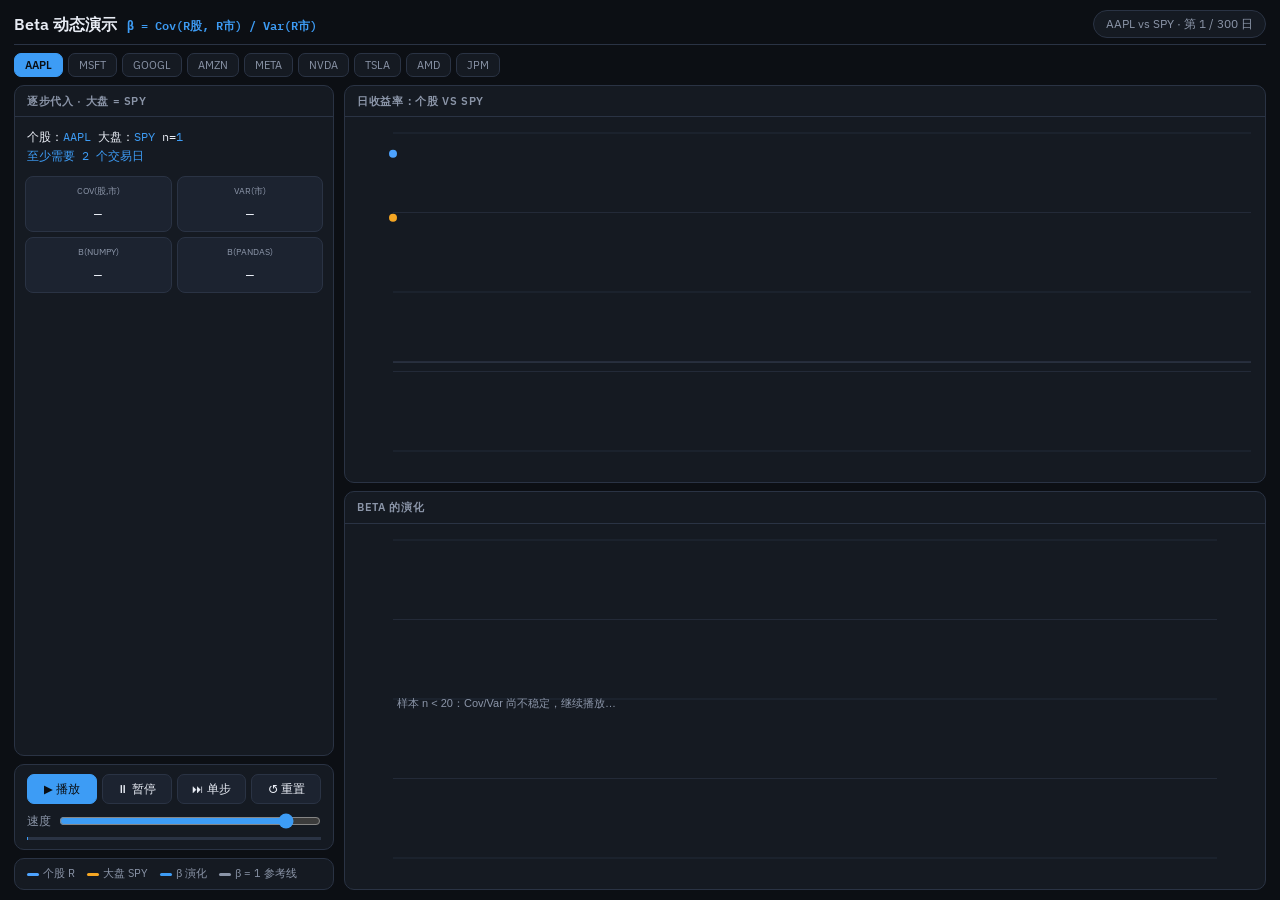
<file: assets/interactive/beta-demo.html>
<!DOCTYPE html>
<html lang="zh-CN">
<head>
  <meta charset="UTF-8" />
  <meta name="viewport" content="width=device-width, initial-scale=1" />
  <title>Beta 动态演示 · 零基础学习量化金融</title>
  <link rel="preconnect" href="https://fonts.googleapis.com" />
  <link rel="preconnect" href="https://fonts.gstatic.com" crossorigin />
  <link href="https://fonts.googleapis.com/css2?family=IBM+Plex+Sans:wght@400;500;600&family=IBM+Plex+Mono:wght@400;500&display=swap" rel="stylesheet" />
  <style>
    :root {
      --bg: #0c0f14; --surface: #151a22; --surface2: #1c2330; --border: #2a3344;
      --text: #e8ecf4; --muted: #8b95a8; --accent: #3d9cf5; --green: #2dd4a8; --red: #f07178; --orange: #f5a623;
      --radius: 10px; --font: "IBM Plex Sans", system-ui, sans-serif; --mono: "IBM Plex Mono", ui-monospace, monospace;
    }
    * { box-sizing: border-box; margin: 0; padding: 0; }
    html, body { height: 100%; overflow: hidden; }
    body { font-family: var(--font); background: var(--bg); color: var(--text); line-height: 1.5; }
    .app { height: 100vh; display: grid; grid-template-rows: auto auto 1fr;gap: 8px; padding: 10px 14px; max-width: 1400px; margin: 0 auto; }
    .topbar { display: flex; align-items: center; justify-content: space-between;gap: 12px; padding-bottom: 6px; border-bottom: 1px solid var(--border); }
    .topbar h1 { font-size: 1rem; font-weight: 600; }
    .topbar .eq { font-family: var(--mono); font-size: 0.74rem; color: var(--accent); margin-left: 10px; }
    .pill { font-size: 0.74rem; color: var(--muted); background: var(--surface); border: 1px solid var(--border); border-radius: 999px; padding: 4px 12px; white-space: nowrap; }
    .tickers { display: flex; flex-wrap: wrap;gap: 5px; }
    .tbtn { font-family: var(--font); font-size: 0.68rem; padding: 4px 10px; border-radius: 7px; border: 1px solid var(--border); background: var(--surface); color: var(--muted); cursor: pointer; }
    .tbtn:hover { border-color: var(--accent); color: var(--text); }
    .tbtn.active { background: var(--accent); border-color: var(--accent); color: #0a0e12; font-weight: 600; }
    .layout { display: grid; grid-template-columns: 320px 1fr;gap: 10px; min-height: 0; }
    @media (max-width: 980px) { html, body { overflow: auto; height: auto; } .app { height: auto; min-height: 100vh; } .layout { grid-template-columns: 1fr; } }
    .card { background: var(--surface); border: 1px solid var(--border); border-radius: var(--radius); overflow: hidden; }
    .left { display: grid; grid-template-rows: 1fr auto auto;gap: 8px; min-height: 0; }
    .section-title { padding: 7px 12px; font-size: 0.68rem; font-weight: 600; color: var(--muted); text-transform: uppercase; letter-spacing: 0.06em; border-bottom: 1px solid var(--border); }
    .formula { padding: 10px 12px; font-family: var(--mono); font-size: 0.72rem; line-height: 1.68; white-space: pre-line; overflow-y: auto; max-height: 240px; }
    .formula .hl { color: var(--accent); }
    .formula .result { font-size: 0.95rem; font-weight: 500; margin-top: 4px; color: var(--green); }
    .stats { display: grid; grid-template-columns: repeat(2, 1fr);gap: 5px; padding: 0 10px 10px; }
    .stat { background: var(--surface2); border: 1px solid var(--border); border-radius: 8px; padding: 7px; text-align: center; }
    .stat label { display: block; font-size: 0.58rem; color: var(--muted); text-transform: uppercase; margin-bottom: 2px; }
    .stat span { font-family: var(--mono); font-size: 0.8rem; font-weight: 500; }
    .controls { padding: 9px 12px; }
    .btn-row { display: grid; grid-template-columns: repeat(4, 1fr);gap: 5px; margin-bottom: 8px; }
    .btn { font-family: var(--font); font-size: 0.72rem; font-weight: 500; padding: 6px 3px; border-radius: 7px; border: 1px solid var(--border); background: var(--surface2); color: var(--text); cursor: pointer; }
    .btn:hover { border-color: var(--accent); }
    .btn.primary { background: var(--accent); border-color: var(--accent); color: #0a0e12; }
    .speed { display: flex; align-items: center;gap: 8px; font-size: 0.72rem; color: var(--muted); }
    .speed input { flex: 1; accent-color: var(--accent); }
    .progress { height: 3px; background: var(--border); margin-top: 8px; }
    .progress-fill { height: 100%; background: var(--accent); width: 0%; transition: width 0.08s linear; }
    .legend { padding: 7px 12px; display: flex; flex-wrap: wrap;gap: 8px 12px; font-size: 0.66rem; color: var(--muted); }
    .legend-item { display: flex; align-items: center;gap: 4px; }
    .sw { width: 9px; height: 9px; border-radius: 50%; }
    .sw.line { width: 12px; height: 3px; border-radius: 2px; }
    .right { display: grid; grid-template-rows: 1fr 1fr;gap: 8px; min-height: 0; }
    .chart { display: flex; flex-direction: column; min-height: 0; }
    .chart-wrap { flex: 1; min-height: 0; }
    canvas { display: block; width: 100%; height: 100%; }
  </style>
</head>
<body>
  <div class="app">
    <header class="topbar">
      <div>
        <h1>Beta 动态演示<span class="eq">β = Cov(R股, R市) / Var(R市)</span></h1>
      </div>
      <div class="pill" id="stepPill">—</div>
    </header>
    <nav class="tickers" id="tickerNav"></nav>
    <div class="layout">
      <aside class="left">
        <div class="card">
          <div class="section-title">逐步代入 · 大盘 = SPY</div>
          <div class="formula" id="formulaBox">▶ 选择个股后点击「播放」</div>
          <div class="stats">
            <div class="stat"><label>Cov(股,市)</label><span id="covVal">—</span></div>
            <div class="stat"><label>Var(市)</label><span id="varVal">—</span></div>
            <div class="stat"><label>β(numpy)</label><span id="betaNpVal">—</span></div>
            <div class="stat"><label>β(pandas)</label><span id="betaPdVal">—</span></div>
          </div>
        </div>
        <div class="card controls">
          <div class="btn-row">
            <button class="btn primary" id="btnPlay">▶ 播放</button>
            <button class="btn" id="btnPause">⏸ 暂停</button>
            <button class="btn" id="btnStep">⏭ 单步</button>
            <button class="btn" id="btnReset">↺ 重置</button>
          </div>
          <div class="speed"><span>速度</span><input type="range" id="speed" min="1" max="10" value="9" /></div>
          <div class="progress"><div class="progress-fill" id="progress"></div></div>
        </div>
        <div class="card legend">
          <div class="legend-item"><span class="sw line" style="background:#4da3ff"></span> 个股 R</div>
          <div class="legend-item"><span class="sw line" style="background:var(--orange)"></span> 大盘 SPY</div>
          <div class="legend-item"><span class="sw line" style="background:var(--accent)"></span> β 演化</div>
          <div class="legend-item"><span class="sw line" style="background:var(--muted)"></span> β = 1 参考线</div>
        </div>
      </aside>
      <main class="right">
        <div class="card chart">
          <div class="section-title">日收益率：个股 vs SPY</div>
          <div class="chart-wrap" id="wrapR"><canvas id="canvasR"></canvas></div>
        </div>
        <div class="card chart">
          <div class="section-title">Beta 的演化</div>
          <div class="chart-wrap" id="wrapB"><canvas id="canvasB"></canvas></div>
        </div>
      </main>
    </div>
  </div>
  <script>
    const RETURNS = {
  "AAPL": [
    0.154462,
    -0.042675,
    0.040876,
    0.022201,
    -0.001889,
    -0.039187,
    0.014044,
    -0.019523,
    0.034298,
    0.024492,
    0.018545,
    0.004395,
    0.004135,
    0.005124,
    0.006146,
    0.003883,
    -0.037593,
    -0.03166,
    -0.001923,
    -0.01146,
    0.006361,
    0.005301,
    0.063482,
    0.010203,
    -0.002832,
    -0.004165,
    -0.000903,
    -0.011798,
    -0.009243,
    -0.023177,
    -0.003631,
    -0.030403,
    0.025435,
    0.001054,
    -0.002357,
    0.004525,
    0.004254,
    0.007825,
    -0.002225,
    -0.010854,
    0.016485,
    -0.012175,
    0.006088,
    -0.019294,
    0.002124,
    -0.013878,
    0.010082,
    -0.014085,
    0.004831,
    0.022605,
    0.002501,
    -0.005987,
    0.006324,
    -0.002793,
    0.0004,
    0.020447,
    0.012983,
    0.022344,
    0.005251,
    -0.016941,
    0.000287,
    0.005408,
    0.006045,
    -0.005914,
    -0.012089,
    0.002361,
    0.005047,
    -0.00067,
    0.005551,
    0.006187,
    0.009081,
    -0.001172,
    -0.00183,
    0.000564,
    0.000799,
    -0.013052,
    -0.01056,
    -0.007115,
    -0.025131,
    0.004818,
    -0.002126,
    0.051172,
    0.031951,
    0.042561,
    -0.008366,
    0.01091,
    0.01608,
    -0.002365,
    -0.00513,
    -0.003033,
    -0.001434,
    -0.019802,
    -0.004929,
    0.012762,
    -0.002644,
    0.009498,
    0.005164,
    0.009012,
    -0.001812,
    -0.01046,
    0.038221,
    0.005512,
    -0.000377,
    -0.007576,
    -0.014889,
    -0.032369,
    0.014336,
    0.017623,
    0.011274,
    0.006146,
    0.003539,
    -0.00466,
    0.03214,
    0.043235,
    -0.006463,
    -0.008358,
    0.01813,
    -0.005506,
    -0.004044,
    0.000789,
    0.00323,
    0.006597,
    0.003472,
    -0.00517,
    -0.000821,
    0.006179,
    -0.015626,
    -0.03463,
    0.009776,
    0.000446,
    0.006357,
    -0.007604,
    0.019622,
    0.039563,
    0.002027,
    -0.01649,
    0.004386,
    0.01252,
    0.02286,
    0.000709,
    0.00261,
    0.006322,
    -0.003806,
    -0.004897,
    0.00369,
    0.000371,
    -0.001374,
    -0.004833,
    0.004558,
    0.021644,
    -0.006479,
    -0.001905,
    -0.001982,
    -0.018207,
    -7.5e-05,
    0.004196,
    -0.008618,
    0.01972,
    0.016349,
    0.003813,
    0.002098,
    0.004693,
    0.01527,
    0.010935,
    -0.007141,
    -0.012164,
    -0.006853,
    -0.003199,
    -0.00256,
    0.005783,
    -0.002695,
    0.000901,
    -0.015014,
    0.001828,
    -0.010107,
    0.00129,
    0.005448,
    -0.009885,
    0.00514,
    0.005334,
    -0.0015,
    0.001319,
    -0.002489,
    -0.004476,
    -0.003133,
    -0.013864,
    -0.018371,
    -0.007753,
    -0.004965,
    0.001277,
    0.0034,
    0.00308,
    -0.004184,
    -0.006746,
    -0.0104,
    -0.034627,
    0.003859,
    0.002833,
    -0.001251,
    0.029777,
    0.011221,
    -0.0071,
    0.00719,
    0.004656,
    0.040664,
    -0.001967,
    0.026064,
    -0.002102,
    0.008025,
    -0.011672,
    -0.003426,
    0.006657,
    -0.050031,
    -0.022757,
    0.031701,
    0.001783,
    -0.014276,
    0.015366,
    0.006053,
    0.022414,
    0.007687,
    -0.004672,
    -0.032162,
    0.002046,
    -0.003668,
    -0.004668,
    -0.008503,
    -0.010884,
    0.009409,
    0.003659,
    -7.7e-05,
    -0.019383,
    -0.022075,
    0.010806,
    0.005583,
    -0.016892,
    -0.003925,
    -0.0039,
    0.014129,
    0.000597,
    0.003899,
    0.00107,
    -0.01619,
    -0.008731,
    0.029063,
    0.007258,
    0.001136,
    0.0115,
    -0.020728,
    0.021324,
    0.006148,
    -3.8e-05,
    -0.004919,
    -0.001429,
    0.029394,
    -0.011384,
    0.025957,
    0.010446,
    -0.025222,
    0.026326,
    0.000953,
    -0.008676,
    -0.012741,
    0.011596,
    -0.001997,
    0.004372,
    0.032426,
    -0.011827,
    0.026577,
    0.011729,
    -0.000244,
    0.020476,
    -0.001263,
    0.007243,
    0.013806,
    -0.002208,
    0.006774,
    -0.007961,
    0.003794,
    0.010971,
    0.009065,
    0.012558,
    -0.001587,
    0.008173,
    0.00534,
    -0.00144,
    -0.018426,
    0.029023,
    -0.015673,
    0.003126,
    -0.012499,
    -0.018872,
    -0.036446,
    0.003545,
    0.01389,
    -0.015222,
    0.018171,
    0.009514,
    -0.010995,
    0.006961
  ],
  "MSFT": [
    0.102607,
    -0.023673,
    0.018835,
    -0.001666,
    -0.005425,
    -0.037027,
    -0.01043,
    -0.023831,
    0.021707,
    0.020887,
    0.034892,
    0.011883,
    -0.001781,
    0.007446,
    0.003131,
    0.07711,
    0.023467,
    0.002065,
    -0.006624,
    9.3e-05,
    0.011236,
    0.001291,
    0.024244,
    -0.00027,
    0.008544,
    0.002274,
    0.002536,
    0.010206,
    -0.001537,
    -0.012318,
    0.0051,
    -0.01037,
    0.023532,
    -0.007285,
    0.002909,
    0.003691,
    0.003525,
    0.002181,
    0.001959,
    0.008277,
    0.005817,
    0.005077,
    -0.0039,
    0.003637,
    0.013325,
    -0.008226,
    0.008867,
    -0.002313,
    0.004637,
    -0.005958,
    0.01815,
    0.008519,
    0.004439,
    0.010599,
    -0.003057,
    0.002985,
    -0.010853,
    -0.001965,
    0.015896,
    -0.002261,
    -0.002226,
    0.013974,
    -0.00406,
    0.003695,
    -0.0006,
    0.005606,
    -0.000398,
    0.01211,
    -0.003247,
    2e-05,
    -0.009457,
    0.001196,
    0.009974,
    0.005578,
    -0.002372,
    0.000138,
    0.001316,
    0.03975,
    -0.017719,
    0.02215,
    -0.014829,
    -0.005361,
    -0.007864,
    0.00232,
    -0.000521,
    0.014415,
    -0.016474,
    0.003675,
    -0.004452,
    -0.005943,
    -0.014273,
    -0.008001,
    -0.001294,
    0.005962,
    -0.005887,
    -0.004426,
    0.009413,
    0.005754,
    -0.00582,
    -0.003115,
    0.000458,
    0.005233,
    -0.02569,
    0.0065,
    0.000424,
    0.003954,
    0.001286,
    0.017841,
    0.010766,
    -0.012329,
    0.001936,
    -0.003095,
    0.018746,
    -0.006755,
    -0.010201,
    0.001816,
    -0.006149,
    0.008784,
    0.006172,
    0.006545,
    0.003416,
    -0.007679,
    0.003138,
    0.021802,
    -0.008729,
    0.001669,
    -0.004692,
    -0.022014,
    0.00608,
    -0.000939,
    -0.000274,
    -0.003564,
    0.003871,
    0.006284,
    0.001692,
    0.005593,
    3.9e-05,
    0.00589,
    0.015186,
    0.019951,
    -0.000964,
    -0.029305,
    -0.0152,
    -0.001514,
    -0.00525,
    -0.014015,
    -0.019943,
    -0.000566,
    0.01858,
    0.005325,
    0.004862,
    -0.01544,
    0.013765,
    -0.005301,
    -0.027142,
    -0.013583,
    -0.016061,
    -0.013239,
    0.003997,
    0.006332,
    0.017909,
    0.013459,
    -0.010751,
    0.006723,
    -0.025134,
    0.006535,
    0.004843,
    0.016329,
    0.002044,
    -0.027458,
    0.010299,
    -0.010256,
    -0.007783,
    0.003319,
    -0.000569,
    0.016572,
    0.004024,
    -0.002066,
    0.003995,
    0.002412,
    -0.000638,
    -0.001255,
    0.000783,
    -0.007948,
    -0.022167,
    -0.000191,
    0.012016,
    0.010405,
    -0.011128,
    0.002456,
    -0.004398,
    -0.013695,
    -0.02408,
    -0.005945,
    0.007035,
    -0.011658,
    -0.022995,
    0.015895,
    0.032961,
    0.009329,
    0.021987,
    0.002193,
    -0.100311,
    -0.007436,
    -0.01615,
    -0.028846,
    0.007279,
    -0.049761,
    0.019063,
    0.031203,
    -0.000801,
    -0.021631,
    -0.006285,
    -0.0013,
    -0.011164,
    0.006936,
    -0.000578,
    -0.003094,
    -0.032196,
    0.01181,
    0.02989,
    0.002802,
    -0.022405,
    0.014828,
    0.01353,
    0.003151,
    0.013555,
    -0.004197,
    0.001103,
    -0.008935,
    -0.002174,
    -0.007476,
    -0.015738,
    0.011149,
    -0.001353,
    -0.019122,
    -0.007087,
    -0.018423,
    0.002966,
    -0.026852,
    -0.004572,
    -0.013698,
    -0.025201,
    0.006154,
    0.031308,
    -0.002166,
    0.0111,
    -0.001557,
    -0.001586,
    0.005493,
    -0.003374,
    -0.005911,
    0.03649,
    0.022792,
    0.046175,
    0.022032,
    0.006033,
    -0.011188,
    0.014599,
    0.020697,
    -0.039744,
    0.021382,
    0.000472,
    0.01045,
    -0.011183,
    -0.039381,
    0.016369,
    -0.001983,
    -0.005428,
    0.006285,
    0.016487,
    -0.013457,
    -0.005939,
    -0.011876,
    -0.006292,
    0.010438,
    0.030574,
    0.003848,
    -0.014481,
    0.008739,
    -0.002523,
    -0.001241,
    -0.006068,
    -0.008076,
    0.034701,
    0.054451,
    0.022832,
    -0.041714,
    -0.031656,
    0.001661,
    -0.026586,
    -0.011832,
    -0.020231,
    -0.014997,
    -0.017667,
    0.001025,
    0.023084,
    -0.014834,
    -0.037884,
    0.001293
  ],
  "GOOGL": [
    0.097536,
    -0.037361,
    0.028466,
    0.012365,
    -0.017467,
    -0.019195,
    -0.014251,
    -0.023251,
    0.025919,
    0.025796,
    0.025472,
    0.016938,
    -0.00839,
    -0.00282,
    -0.008548,
    0.015849,
    0.017037,
    0.001104,
    -0.006007,
    -0.073071,
    0.019292,
    -0.009986,
    0.037643,
    0.006798,
    0.036852,
    -0.008581,
    0.013689,
    0.00212,
    -0.01547,
    0.028112,
    0.013791,
    -0.014133,
    0.026462,
    -0.003142,
    -0.002919,
    -0.000703,
    -0.015878,
    -0.016967,
    0.011325,
    0.000958,
    0.032725,
    0.015178,
    0.014323,
    -0.007032,
    -0.009348,
    -0.005891,
    0.012081,
    -0.004661,
    -0.01502,
    -0.038731,
    -0.008746,
    0.009614,
    0.023566,
    0.01684,
    0.028896,
    -0.012945,
    -0.002224,
    0.016001,
    0.005006,
    -0.015335,
    -0.013812,
    0.013025,
    0.005689,
    0.014539,
    0.007639,
    0.002435,
    0.005355,
    0.003349,
    0.008099,
    0.02736,
    0.006552,
    -0.005827,
    0.010244,
    0.005279,
    -0.00312,
    0.016534,
    0.004002,
    -0.023661,
    -0.014499,
    0.031389,
    -0.001905,
    0.007326,
    0.002202,
    0.025042,
    -0.002094,
    0.011691,
    -0.006815,
    0.004873,
    0.00475,
    -0.00197,
    -0.009524,
    -0.01121,
    0.002167,
    0.031875,
    0.011694,
    -0.006502,
    0.001648,
    0.020133,
    0.006025,
    -0.007356,
    0.091734,
    0.007136,
    0.011666,
    -0.003203,
    0.02395,
    -0.001925,
    0.005031,
    0.001794,
    0.045012,
    -0.001793,
    -0.006506,
    0.010045,
    0.010701,
    -0.008619,
    -0.003454,
    -0.018007,
    -0.005477,
    0.003059,
    -0.010126,
    -0.003903,
    0.007424,
    0.003234,
    -0.001387,
    0.020759,
    -0.018696,
    -0.004651,
    -0.012665,
    -0.02059,
    0.032128,
    0.005339,
    0.022793,
    0.001717,
    0.007336,
    0.012863,
    -0.023797,
    0.004924,
    0.005537,
    0.027096,
    0.036061,
    -0.006701,
    0.026609,
    0.025225,
    -0.001033,
    0.009018,
    -0.021831,
    0.024449,
    0.001551,
    -0.020837,
    0.040512,
    0.00418,
    -0.015826,
    -0.028455,
    -0.007772,
    0.031222,
    -0.002602,
    0.030073,
    -0.0115,
    0.035352,
    0.063273,
    0.015286,
    -0.010812,
    0.00072,
    -0.016555,
    0.002928,
    0.01212,
    -0.006301,
    0.011515,
    -0.022892,
    0.010725,
    0.009885,
    -0.024329,
    -0.010064,
    -0.003464,
    -0.005361,
    -0.032175,
    0.019373,
    0.015561,
    0.008542,
    0.014773,
    -0.000828,
    -0.001849,
    0.00016,
    0.000926,
    -0.002712,
    0.006878,
    0.004417,
    -0.00696,
    0.024338,
    0.01076,
    0.00963,
    0.010026,
    0.012401,
    -0.000387,
    -0.009123,
    -0.008365,
    -0.024274,
    0.01984,
    0.006586,
    -0.007906,
    0.016275,
    0.003876,
    0.00437,
    0.006675,
    -0.00074,
    0.016856,
    -0.011595,
    -0.019659,
    -0.005382,
    -0.025361,
    0.004528,
    -0.017722,
    -0.023951,
    -0.006312,
    -0.01063,
    -0.01212,
    0.004344,
    -0.001585,
    0.04011,
    -0.011095,
    -0.001897,
    0.006442,
    -0.017666,
    0.014269,
    -0.016831,
    -0.009605,
    -0.001484,
    -0.007433,
    -0.007855,
    0.027005,
    0.002221,
    0.00541,
    -0.016695,
    -0.004187,
    0.010859,
    0.017554,
    -0.010396,
    -0.001821,
    -0.019973,
    0.003524,
    -0.038497,
    0.001688,
    -0.034433,
    -0.023441,
    -0.003064,
    0.051449,
    0.03421,
    -0.005451,
    0.014278,
    0.018247,
    0.038855,
    0.00369,
    -0.003927,
    0.012838,
    0.036127,
    0.012654,
    -0.003265,
    0.016855,
    -0.012476,
    -0.015214,
    0.02117,
    -0.001268,
    0.01627,
    0.017258,
    -0.001599,
    0.000458,
    0.09968,
    0.002314,
    -0.00633,
    0.013524,
    0.024755,
    -0.000126,
    0.007064,
    -0.030356,
    -0.003321,
    0.039444,
    -0.003852,
    -0.010702,
    0.000403,
    -0.023392,
    0.003226,
    -0.003216,
    -0.012105,
    0.015441,
    -0.000129,
    0.003345,
    -0.025108,
    -0.010444,
    -0.038602,
    -0.007909,
    0.036792,
    -0.00984,
    -0.013576,
    0.002615,
    -0.021633,
    0.0039,
    0.005339,
    0.026885,
    0.010559,
    -0.025345,
    0.011655
  ],
  "AMZN": [
    0.11977,
    -0.051701,
    0.020141,
    -0.014875,
    -0.013892,
    -0.029289,
    -0.009866,
    -0.030647,
    0.035023,
    0.042846,
    0.03289,
    0.013134,
    -0.006826,
    -0.001652,
    -0.015849,
    0.031342,
    -0.001157,
    -0.019107,
    -0.007191,
    0.019999,
    0.017858,
    0.005102,
    0.0807,
    0.013085,
    -0.005299,
    -0.024162,
    0.002047,
    0.002773,
    -0.010138,
    -0.014456,
    0.009845,
    -0.010389,
    0.025026,
    -0.00631,
    0.004787,
    -0.003354,
    0.008,
    -0.004549,
    0.007389,
    0.003281,
    0.027223,
    0.015967,
    0.002903,
    -0.020266,
    0.000188,
    -0.005346,
    0.018859,
    -0.005923,
    -0.010707,
    -0.013316,
    -0.005818,
    0.020626,
    -0.003666,
    0.024199,
    0.028464,
    -0.01751,
    0.004877,
    -0.002449,
    0.015869,
    0.000269,
    -0.018392,
    0.014497,
    -0.001258,
    0.012418,
    0.002978,
    0.002924,
    -0.013961,
    0.003092,
    0.01005,
    0.014018,
    -0.007981,
    0.003605,
    0.017259,
    -0.003402,
    0.005833,
    -0.007646,
    -0.00355,
    0.017029,
    -0.082696,
    -0.014435,
    0.009922,
    0.040047,
    0.003689,
    -0.001972,
    -0.006242,
    0.000768,
    0.013952,
    0.028589,
    0.000216,
    0.001991,
    -0.015033,
    -0.01842,
    -0.008311,
    0.031043,
    -0.003933,
    0.003378,
    0.001793,
    0.010824,
    -0.011226,
    -0.015983,
    0.002885,
    0.042878,
    -0.014214,
    0.015108,
    0.010176,
    -0.033202,
    -0.00165,
    -0.007828,
    0.014377,
    0.011321,
    -0.010382,
    -0.001684,
    0.001081,
    -0.016632,
    -0.0304,
    -0.002265,
    -0.009355,
    0.007472,
    0.010875,
    -0.011703,
    0.004828,
    0.008068,
    -0.013039,
    0.006332,
    0.003984,
    0.015511,
    0.011189,
    -0.049925,
    0.0171,
    -0.016722,
    -0.003789,
    -0.005103,
    -0.006668,
    0.016147,
    0.025637,
    -0.018376,
    0.014407,
    0.014112,
    0.01231,
    0.010045,
    0.00458,
    -0.032306,
    0.095845,
    0.040046,
    -0.018425,
    0.00353,
    -0.028617,
    0.005637,
    0.016325,
    0.002818,
    -0.019671,
    -0.027109,
    -0.012164,
    -0.007755,
    -0.044317,
    0.000629,
    -0.024923,
    0.016349,
    0.02533,
    0.014981,
    -0.002221,
    0.017717,
    0.00283,
    0.002309,
    -0.008702,
    -0.014072,
    0.001833,
    -0.011502,
    0.00454,
    0.016936,
    -0.006472,
    -0.017761,
    -0.016137,
    9e-05,
    -0.005796,
    0.024811,
    0.002602,
    0.00475,
    0.016241,
    0.001034,
    0.000602,
    -0.001935,
    0.001982,
    -0.007354,
    -0.018716,
    0.028962,
    0.033768,
    0.002615,
    0.019581,
    0.004426,
    -0.003679,
    -0.015702,
    -0.024526,
    0.006465,
    0.003947,
    -0.033958,
    0.001342,
    0.013099,
    0.020568,
    -0.003094,
    0.026256,
    -0.006825,
    -0.005267,
    -0.010053,
    0.015295,
    -0.017863,
    -0.023594,
    -0.044208,
    -0.055548,
    -0.007607,
    -0.008432,
    -0.013916,
    -0.021952,
    -0.004058,
    0.011872,
    0.018096,
    0.000342,
    0.025627,
    -0.023036,
    0.016028,
    0.009973,
    -0.012913,
    0.010004,
    -0.007667,
    0.001632,
    0.038758,
    0.009778,
    -0.026172,
    0.001313,
    0.003935,
    -0.007838,
    -0.014672,
    -0.008877,
    0.019598,
    0.016341,
    -0.024768,
    -0.005289,
    -0.016239,
    0.023226,
    -0.0138,
    0.021569,
    -0.019697,
    -0.03951,
    0.008077,
    0.036427,
    0.011043,
    -0.003799,
    0.014397,
    0.004605,
    0.034991,
    0.056045,
    0.020244,
    0.006334,
    0.038059,
    -0.002088,
    0.004829,
    0.003444,
    -0.0091,
    0.006565,
    0.021808,
    -0.001096,
    0.03493,
    -0.010872,
    -0.005438,
    0.012861,
    0.007679,
    0.012073,
    0.014128,
    0.005514,
    0.005264,
    -0.013891,
    0.005568,
    -0.013532,
    -0.011785,
    0.016214,
    -0.010773,
    -0.011526,
    0.002726,
    -0.020841,
    0.021863,
    0.013018,
    -0.007971,
    -0.003868,
    0.024728,
    0.007909,
    -0.012263,
    -0.034659,
    -0.018143,
    -0.025339,
    0.015079,
    -0.030576,
    -0.003292,
    -0.0042,
    -0.025349,
    0.014748,
    -0.012256,
    0.031314,
    -8.1e-05,
    -0.034553,
    0.029011
  ],
  "META": [
    0.148319,
    -0.067702,
    -0.005003,
    -0.02235,
    -0.018833,
    -0.037021,
    -0.001661,
    -0.033717,
    0.032404,
    0.040168,
    0.024882,
    0.026615,
    0.004535,
    0.008591,
    -0.009858,
    0.04248,
    0.043558,
    0.003785,
    -0.020045,
    0.016248,
    0.00202,
    -0.009271,
    0.079578,
    0.026068,
    0.005096,
    -0.023571,
    -0.00552,
    0.000141,
    -0.005221,
    -0.002522,
    0.001691,
    -0.015001,
    0.024438,
    0.00197,
    0.002293,
    0.003798,
    0.036302,
    -0.00606,
    0.031766,
    -0.004859,
    0.019194,
    -0.005251,
    0.012062,
    -0.011804,
    -0.001128,
    -0.015187,
    0.02907,
    -0.006986,
    -0.0021,
    -0.019346,
    0.023785,
    0.019629,
    -0.004957,
    0.02464,
    0.010415,
    0.006097,
    -0.025639,
    -0.007879,
    0.007646,
    -0.000921,
    0.003239,
    0.016853,
    -0.007582,
    -0.013418,
    0.004766,
    -0.014649,
    -0.010561,
    -0.00214,
    0.004104,
    0.012369,
    -0.011472,
    0.01248,
    0.001715,
    -0.002975,
    0.006966,
    -0.024639,
    -0.006863,
    0.112868,
    -0.030376,
    0.035245,
    -0.016674,
    0.011204,
    -0.013197,
    0.009832,
    -0.004471,
    0.031593,
    -0.01259,
    0.002635,
    0.003974,
    -0.022806,
    -0.020764,
    -0.005017,
    -0.011561,
    0.021289,
    -0.00198,
    0.001065,
    -0.008936,
    0.005005,
    -0.016569,
    -0.004874,
    0.002647,
    0.01611,
    0.004767,
    -0.0002,
    0.017862,
    -0.017968,
    -0.00144,
    0.006263,
    0.01209,
    0.018752,
    -0.004228,
    0.005862,
    -0.002403,
    -0.016354,
    -0.012782,
    0.006978,
    -0.015479,
    -0.006905,
    -0.000472,
    -0.012159,
    -0.023253,
    0.013566,
    -0.02273,
    0.007193,
    -0.003613,
    0.00669,
    0.021877,
    -0.038542,
    0.014779,
    -0.009872,
    0.012587,
    -0.007654,
    0.006819,
    0.021326,
    0.001506,
    0.000191,
    0.000806,
    0.005953,
    0.016911,
    0.000827,
    0.000307,
    -0.113586,
    -0.027252,
    -0.016451,
    -0.016333,
    0.013792,
    -0.026814,
    0.004487,
    0.016206,
    -0.007426,
    -0.028889,
    0.001449,
    -0.000707,
    -0.012256,
    -0.007195,
    -0.012363,
    -0.001987,
    0.00868,
    0.031721,
    0.037892,
    -0.004113,
    0.022689,
    -0.010953,
    0.009745,
    -0.011618,
    0.034372,
    0.018016,
    -0.009853,
    -0.014792,
    -0.010421,
    0.003978,
    -0.013023,
    0.005921,
    0.014912,
    -0.01166,
    0.023055,
    -0.008562,
    0.004151,
    0.005209,
    0.003931,
    -0.006392,
    -0.006946,
    0.011039,
    -0.008813,
    -0.014688,
    0.012905,
    0.002782,
    -0.018088,
    -0.004061,
    0.010853,
    -0.017009,
    -0.016976,
    -0.024713,
    0.008593,
    -0.000887,
    -0.02605,
    0.014658,
    0.056659,
    0.017214,
    0.020678,
    0.000909,
    -0.00631,
    0.104212,
    -0.029583,
    -0.014103,
    -0.020855,
    -0.032882,
    0.001827,
    -0.013076,
    0.023864,
    -0.009613,
    -0.003031,
    -0.028279,
    -0.015476,
    -0.000752,
    0.006158,
    0.002429,
    0.016901,
    -0.028124,
    0.003222,
    0.022546,
    0.005087,
    -0.013461,
    0.008314,
    0.002329,
    0.019342,
    -0.01074,
    -0.02382,
    0.00393,
    0.010335,
    0.00121,
    -0.025512,
    -0.038407,
    0.023284,
    -0.00764,
    -0.011219,
    -0.014598,
    -0.021512,
    0.017534,
    -0.018458,
    0.003325,
    -0.079665,
    -0.039889,
    0.020297,
    0.066716,
    0.012421,
    -0.008243,
    -0.002509,
    0.003546,
    0.065045,
    0.026099,
    0.002341,
    0.007421,
    0.044101,
    0.013732,
    0.007883,
    0.017269,
    -0.025639,
    -0.003088,
    0.008798,
    -0.023094,
    0.024111,
    0.005322,
    -0.010736,
    -0.003309,
    -0.085567,
    -0.005177,
    0.002737,
    -0.008936,
    0.013103,
    0.006418,
    -0.01165,
    -0.017682,
    0.006919,
    0.022623,
    0.002922,
    -0.006797,
    -0.004921,
    -0.014083,
    0.004069,
    0.003838,
    0.004746,
    0.003411,
    0.037454,
    5.5e-05,
    -0.00438,
    -0.050697,
    -0.004734,
    0.042455,
    0.007374,
    -0.055132,
    -0.012844,
    -0.001368,
    -0.023302,
    -0.00447,
    -0.002553,
    0.047709,
    0.01134,
    -0.054364,
    0.016984
  ],
  "NVDA": [
    0.187793,
    -0.059277,
    0.03132,
    -0.001988,
    0.013494,
    -0.068895,
    -0.028791,
    -0.045257,
    0.020493,
    0.038742,
    0.036321,
    0.043151,
    -0.020592,
    0.002674,
    -0.00092,
    0.024763,
    0.025961,
    -0.005954,
    -0.002466,
    0.031082,
    0.002655,
    -0.00615,
    0.054572,
    0.056475,
    0.041731,
    -0.003776,
    0.004237,
    0.001258,
    -0.008797,
    -0.019241,
    0.007832,
    -0.011619,
    0.032137,
    -0.005103,
    0.03256,
    -0.02923,
    0.016686,
    0.028011,
    0.004967,
    -0.013627,
    0.012384,
    0.006434,
    0.009344,
    -0.007796,
    0.015223,
    -0.020937,
    0.019197,
    -0.003947,
    0.009455,
    -0.011226,
    0.002229,
    0.025923,
    0.043422,
    0.004609,
    0.017642,
    0.001524,
    -0.029738,
    0.025814,
    0.012983,
    -0.006591,
    0.011142,
    0.018032,
    0.007503,
    0.005005,
    -0.005163,
    0.040479,
    0.003931,
    0.009527,
    -0.003416,
    -0.005984,
    -0.025424,
    0.022489,
    0.017361,
    -0.001384,
    0.018762,
    -0.007027,
    0.021458,
    -0.007822,
    -0.023368,
    0.036208,
    -0.009682,
    0.006518,
    0.007536,
    0.010693,
    -0.003508,
    0.006051,
    -0.008585,
    0.002372,
    -0.008639,
    0.008658,
    -0.035052,
    -0.001369,
    -0.002398,
    0.01723,
    0.010241,
    0.010917,
    -0.000937,
    -0.007887,
    -0.033298,
    -0.019551,
    -0.000938,
    0.005988,
    -0.026961,
    0.007737,
    0.014581,
    0.038538,
    -0.000847,
    0.003674,
    -0.000394,
    -0.016171,
    -0.026287,
    0.034996,
    0.002444,
    0.039342,
    -0.028254,
    -0.008195,
    0.004075,
    0.002818,
    0.020571,
    0.026049,
    0.003542,
    0.008825,
    -0.006733,
    -0.011102,
    -0.002699,
    0.022027,
    0.018322,
    -0.048934,
    0.028214,
    -0.044084,
    -0.001113,
    0.011027,
    0.007767,
    -0.00317,
    -0.008115,
    -0.004865,
    0.010444,
    0.022541,
    0.02812,
    0.04989,
    0.029936,
    -0.020071,
    -0.001974,
    0.021709,
    -0.03964,
    -0.017539,
    -0.036575,
    0.000373,
    0.058016,
    -0.029631,
    0.003318,
    -0.03586,
    0.017739,
    -0.018799,
    -0.028122,
    0.028494,
    -0.03157,
    -0.009758,
    0.020548,
    -0.025949,
    0.013743,
    -0.018112,
    0.016522,
    0.008572,
    -0.010321,
    0.021191,
    -0.005297,
    0.017239,
    -0.00313,
    -0.006443,
    -0.01553,
    -0.032712,
    0.007267,
    0.008124,
    -0.038206,
    0.018749,
    0.039395,
    0.014939,
    0.030093,
    -0.003175,
    0.010194,
    -0.012141,
    -0.003618,
    -0.005553,
    0.012618,
    -0.003871,
    -0.004684,
    0.010001,
    -0.021551,
    -0.000974,
    0.000433,
    0.004711,
    -0.01439,
    0.02138,
    -0.00439,
    -0.043878,
    0.029526,
    0.008303,
    0.015332,
    -0.006403,
    0.011009,
    0.015935,
    0.005176,
    -0.007178,
    -0.02892,
    -0.028433,
    -0.034151,
    -0.013281,
    0.078837,
    0.025007,
    -0.007904,
    0.00802,
    -0.016387,
    -0.022123,
    0.011832,
    0.016296,
    -0.000426,
    0.010232,
    0.009126,
    0.006796,
    0.014071,
    -0.054634,
    -0.041705,
    0.029899,
    -0.013336,
    0.016631,
    0.001641,
    -0.030151,
    0.027202,
    0.011623,
    0.006883,
    -0.015556,
    -0.015802,
    0.0165,
    -0.00705,
    -0.008421,
    -0.010214,
    -0.032864,
    0.017048,
    -0.002509,
    0.019891,
    -0.041697,
    -0.021756,
    -0.014049,
    0.055967,
    0.007752,
    0.009345,
    0.001411,
    0.002593,
    0.022378,
    0.010064,
    0.0257,
    0.00361,
    0.038083,
    0.012025,
    -0.002618,
    0.01681,
    0.001887,
    -0.010802,
    0.013124,
    -0.014141,
    0.043282,
    0.040092,
    -0.015899,
    -0.018411,
    -0.046316,
    -0.005619,
    0.000151,
    -0.009988,
    0.057732,
    0.01768,
    0.017515,
    0.019726,
    0.006113,
    0.022899,
    0.043931,
    -0.044248,
    -0.013329,
    -0.0077,
    0.012979,
    -0.01774,
    -0.019064,
    -0.002185,
    -0.010531,
    0.00777,
    -0.014533,
    0.062687,
    -0.006872,
    -0.036258,
    0.019394,
    -0.062014,
    0.01726,
    -0.002157,
    -0.037322,
    0.022203,
    0.001562,
    0.035382,
    -0.023723,
    -0.013307,
    0.029514
  ],
  "TSLA": [
    0.2269,
    -0.072741,
    -0.000357,
    0.000159,
    0.006974,
    -0.049427,
    -0.000745,
    -0.057464,
    0.046022,
    0.053662,
    0.034976,
    0.098031,
    0.003264,
    0.021513,
    -0.033798,
    -0.005812,
    0.023849,
    -0.024198,
    -0.017519,
    0.00316,
    0.031135,
    0.047188,
    0.067458,
    0.049281,
    0.04074,
    -0.013978,
    0.020886,
    -0.022544,
    0.005057,
    -0.026758,
    0.019186,
    -0.004985,
    0.069399,
    -0.016506,
    0.004287,
    -0.033396,
    -0.010881,
    0.004611,
    -0.035495,
    -0.142599,
    0.03667,
    0.045538,
    0.056744,
    0.001043,
    -0.022424,
    0.019429,
    0.011743,
    -0.03883,
    0.018018,
    0.000342,
    0.082319,
    -0.023546,
    -0.037948,
    -0.005404,
    -0.0066,
    -0.018447,
    -0.053359,
    0.049682,
    -0.00095,
    -0.067893,
    0.013166,
    -0.006481,
    0.047283,
    0.011747,
    0.010813,
    -0.019312,
    0.035041,
    -0.007026,
    0.032059,
    -0.003519,
    0.01102,
    0.001355,
    -0.08197,
    0.035244,
    0.030153,
    -0.013483,
    -0.006725,
    -0.033758,
    -0.018296,
    0.021908,
    -0.001746,
    0.036246,
    0.007377,
    0.0229,
    0.028454,
    0.005339,
    -0.004284,
    -0.011197,
    -0.014959,
    0.013916,
    -0.017454,
    -0.016428,
    -0.011701,
    0.062166,
    0.019382,
    0.014628,
    -0.005886,
    -0.010355,
    -0.035002,
    -0.013508,
    0.014361,
    0.01329,
    0.036363,
    -0.012655,
    0.001645,
    0.002363,
    0.060439,
    0.073561,
    0.035611,
    0.028241,
    0.010056,
    -0.021157,
    0.022118,
    0.019105,
    -0.019253,
    0.039779,
    -0.043813,
    0.040176,
    0.006381,
    0.003407,
    0.033144,
    -0.05106,
    -0.014151,
    0.054487,
    -0.044479,
    0.01293,
    -0.00718,
    -0.050627,
    0.054197,
    -0.015279,
    0.013769,
    -0.014708,
    0.02463,
    0.018484,
    -0.010795,
    -0.008202,
    0.022803,
    -0.033988,
    0.043115,
    0.01797,
    0.002084,
    -0.046391,
    0.037401,
    0.025867,
    -0.051476,
    0.040089,
    -0.034973,
    -0.036756,
    0.036576,
    -0.0126,
    -0.020518,
    -0.066442,
    0.005871,
    0.011302,
    -0.018757,
    0.006829,
    -0.021684,
    -0.010475,
    0.068245,
    0.003878,
    0.01712,
    0.008416,
    -7e-05,
    -0.002092,
    0.04077,
    0.017437,
    0.001034,
    -0.03389,
    0.012717,
    0.014107,
    -0.010101,
    0.027009,
    0.035624,
    0.030654,
    -0.046175,
    0.034478,
    -0.004489,
    0.015648,
    -0.006486,
    -0.00033,
    -0.021034,
    -0.032724,
    -0.011335,
    -0.010365,
    -0.025905,
    0.031045,
    -0.041424,
    -0.00358,
    0.010176,
    0.021134,
    0.008876,
    -0.00392,
    -0.017889,
    -0.001434,
    -0.00244,
    -0.041714,
    0.029076,
    0.041535,
    -0.000668,
    -0.030864,
    -0.009881,
    0.0013,
    -0.034534,
    0.033249,
    -0.019981,
    0.000356,
    -0.0378,
    -0.021674,
    0.034994,
    0.015105,
    0.018906,
    0.007196,
    -0.026152,
    0.000887,
    -0.016314,
    0.00168,
    0.000948,
    0.000267,
    -0.029115,
    0.023885,
    0.019591,
    -0.021131,
    -0.014856,
    0.002012,
    -0.027001,
    0.034427,
    -0.000961,
    -0.021748,
    0.004915,
    0.001392,
    0.021504,
    -0.031411,
    -0.009645,
    0.011145,
    0.009379,
    -0.016255,
    -0.031774,
    -0.032448,
    0.035031,
    0.005724,
    0.007623,
    -0.03586,
    -0.027626,
    -0.018102,
    0.046358,
    0.025582,
    -0.054215,
    -0.021548,
    -0.017488,
    -0.009808,
    0.006905,
    0.009635,
    0.009944,
    0.033426,
    0.076194,
    -0.007782,
    0.030136,
    -0.020269,
    -0.01549,
    0.002821,
    -0.035586,
    0.006904,
    0.006298,
    -0.006998,
    -0.008563,
    0.023686,
    0.024081,
    0.004324,
    -0.008,
    0.024039,
    0.032754,
    0.040215,
    0.03887,
    -0.025955,
    0.02727,
    -0.004424,
    -0.047507,
    -0.029012,
    -0.014342,
    0.032541,
    0.001414,
    0.019529,
    0.017793,
    0.015614,
    0.003951,
    -0.014273,
    -0.045687,
    0.0189,
    -9.4e-05,
    -0.012391,
    -0.065599,
    0.045908,
    -0.030004,
    -0.038041,
    0.046018,
    0.018239,
    0.011613,
    -0.015785,
    -0.020462,
    0.010369
  ],
  "AMD": [
    0.238205,
    -0.084056,
    0.052988,
    0.011777,
    0.00836,
    -0.07346,
    -0.008948,
    -0.022171,
    0.008181,
    0.047879,
    0.045138,
    0.023023,
    -0.002639,
    -0.003424,
    0.013429,
    -0.007191,
    0.022245,
    0.018117,
    -0.019584,
    0.017643,
    0.013352,
    0.011209,
    0.051342,
    0.040141,
    0.046772,
    -0.023191,
    0.018958,
    -0.020739,
    -0.01072,
    -0.012774,
    -0.012047,
    -0.003613,
    0.038528,
    -0.014839,
    0.001506,
    -0.020349,
    0.035221,
    0.02338,
    0.010826,
    -0.024372,
    0.004322,
    0.047681,
    0.012405,
    -0.01704,
    -0.021793,
    -0.019747,
    0.088068,
    0.005618,
    -0.002439,
    0.011436,
    0.010449,
    0.068298,
    0.035903,
    0.001953,
    0.000905,
    -0.013281,
    -0.040803,
    0.017706,
    -0.004404,
    -0.022551,
    0.022404,
    0.004281,
    0.041543,
    0.015677,
    -0.001229,
    0.064073,
    0.028726,
    0.002061,
    -0.02132,
    6.4e-05,
    -0.014522,
    0.025401,
    0.021872,
    0.026832,
    0.043191,
    0.021767,
    0.011666,
    -0.017826,
    -0.026147,
    0.029586,
    -0.013972,
    -0.064196,
    0.056891,
    0.002088,
    -0.002778,
    0.015498,
    0.05413,
    -0.018816,
    -0.019011,
    -0.007718,
    -0.054445,
    -0.008106,
    -0.009019,
    0.024739,
    -0.026228,
    0.019956,
    0.003061,
    0.008676,
    -0.035295,
    -0.001906,
    -0.001171,
    -0.002159,
    -0.065768,
    0.001786,
    0.029126,
    0.023874,
    -0.024257,
    0.018629,
    0.016333,
    -0.004344,
    -0.008102,
    -0.007791,
    -0.003356,
    0.015249,
    0.006947,
    -0.000124,
    0.002424,
    -0.011223,
    0.011915,
    0.002665,
    0.013721,
    0.034876,
    -0.029812,
    0.23708,
    0.03829,
    0.113706,
    -0.011335,
    -0.077247,
    0.007073,
    0.007716,
    0.094044,
    -0.016932,
    -0.00631,
    0.032092,
    -0.010517,
    -0.032769,
    0.020675,
    0.076301,
    0.026688,
    -0.006393,
    0.024495,
    -0.035902,
    0.005023,
    0.013783,
    -0.036973,
    0.025115,
    -0.07268,
    -0.017501,
    0.044703,
    -0.026478,
    0.089971,
    -0.042219,
    -0.004638,
    -0.025485,
    -0.042533,
    -0.029267,
    -0.078416,
    -0.010873,
    0.055305,
    -0.041479,
    0.039344,
    0.01489,
    0.010716,
    -0.020568,
    0.010965,
    -0.007445,
    0.009214,
    0.014406,
    0.002307,
    -0.000902,
    4.5e-05,
    -0.048096,
    -0.015182,
    0.00766,
    -0.052876,
    0.014891,
    0.061524,
    0.007122,
    -0.000233,
    0.000651,
    -0.000233,
    0.002884,
    -0.001252,
    -0.00548,
    0.043472,
    -0.010695,
    -0.030441,
    -0.020201,
    -0.025426,
    -0.007377,
    0.022247,
    0.063941,
    0.011902,
    0.01932,
    0.017155,
    0.000388,
    0.077096,
    0.015733,
    0.02345,
    -0.032232,
    0.002865,
    0.002817,
    -0.002216,
    -0.061266,
    0.040299,
    -0.016892,
    -0.173144,
    -0.038414,
    0.082805,
    0.036269,
    -0.01125,
    4.7e-05,
    -0.035771,
    0.006701,
    -0.020451,
    -0.014576,
    0.01624,
    -0.015833,
    -0.017737,
    0.087691,
    -0.013936,
    -0.034051,
    -0.017037,
    -0.007942,
    -0.038616,
    0.058235,
    -0.012966,
    -0.035197,
    0.053266,
    0.002714,
    0.007873,
    -0.034614,
    -0.021999,
    0.016495,
    -0.001373,
    0.016046,
    0.029129,
    -0.019194,
    0.006705,
    0.013272,
    0.072552,
    -0.074908,
    -0.008735,
    -0.029457,
    0.037696,
    0.033328,
    0.03468,
    0.012322,
    0.006131,
    0.04645,
    0.020792,
    0.035497,
    0.007305,
    0.033383,
    0.011958,
    0.078026,
    0.000467,
    -0.012357,
    0.034697,
    0.066681,
    0.006162,
    0.139128,
    -0.037894,
    -0.034067,
    0.042942,
    0.051556,
    0.017067,
    -0.052699,
    0.040171,
    0.186145,
    -0.030684,
    0.114405,
    0.007909,
    -0.022886,
    -0.006224,
    0.009428,
    -0.056927,
    -0.007333,
    -0.016485,
    0.080981,
    0.004491,
    0.039859,
    0.077817,
    -0.016571,
    0.045506,
    -0.003841,
    -0.011568,
    0.022367,
    0.040227,
    -0.035612,
    -0.108601,
    0.051353,
    -0.030235,
    -0.04859,
    0.079686,
    0.047333,
    0.069766,
    -0.073037,
    0.010231,
    0.048568
  ],
  "JPM": [
    0.082808,
    -0.031649,
    0.041092,
    -0.006426,
    -0.006949,
    -0.015491,
    0.010505,
    -0.013138,
    0.029584,
    0.023031,
    0.016001,
    -0.004566,
    -0.001389,
    0.005899,
    0.0,
    0.009509,
    0.02332,
    0.000203,
    -0.013419,
    0.000575,
    0.016756,
    -0.001575,
    0.028198,
    0.011647,
    0.010229,
    0.007123,
    0.000268,
    -0.010242,
    0.003089,
    -0.017861,
    -0.00145,
    0.000157,
    0.017974,
    -0.006939,
    0.003416,
    -0.001432,
    0.002557,
    0.006222,
    -0.007873,
    -0.008788,
    0.014763,
    0.003887,
    0.007131,
    -0.001713,
    0.000343,
    -0.012541,
    0.020884,
    -0.003176,
    0.016842,
    0.00388,
    0.012152,
    0.010978,
    0.010169,
    0.016861,
    -0.005798,
    0.009957,
    0.001761,
    0.005589,
    0.018875,
    -0.013825,
    -0.031969,
    0.001366,
    0.018051,
    -0.004688,
    0.006517,
    -0.007565,
    -0.002588,
    0.014503,
    0.0048,
    -0.001046,
    0.001606,
    0.018576,
    -0.000719,
    0.007088,
    -0.001156,
    -0.004221,
    0.008853,
    -0.011486,
    -0.023548,
    0.017166,
    -0.009974,
    -7e-05,
    -0.015374,
    0.006444,
    0.002814,
    0.011541,
    -0.008046,
    0.012691,
    -0.01267,
    0.003636,
    -0.003031,
    0.005521,
    -0.002676,
    0.016622,
    -0.004593,
    0.012638,
    0.002414,
    0.006072,
    0.00118,
    -0.005793,
    -0.000644,
    0.01461,
    -0.031538,
    -0.005071,
    0.017128,
    0.00917,
    0.016957,
    0.004484,
    0.00658,
    0.000953,
    0.008402,
    0.004817,
    0.005021,
    -0.007542,
    0.000974,
    0.002206,
    9.7e-05,
    0.008448,
    -0.001188,
    -0.000836,
    -0.01518,
    -0.01032,
    0.008183,
    0.002127,
    -0.004866,
    -0.012012,
    0.004983,
    -0.015337,
    0.023767,
    -0.019313,
    0.01207,
    -0.023622,
    -0.003316,
    0.016295,
    -0.017604,
    -0.010133,
    0.001477,
    0.020237,
    0.012473,
    0.004018,
    0.000496,
    0.012991,
    0.005482,
    -0.005745,
    -0.000326,
    0.007935,
    0.005637,
    0.002545,
    0.008612,
    -0.004046,
    0.015322,
    -0.034435,
    -0.019153,
    -0.010778,
    -0.003228,
    0.013023,
    -0.016285,
    -0.001219,
    -6.8e-05,
    0.016949,
    0.015467,
    0.017857,
    -0.013416,
    -0.0034,
    0.01394,
    0.012842,
    -0.003385,
    0.000545,
    -0.047084,
    0.032268,
    0.023672,
    0.003626,
    0.004754,
    -0.0141,
    -0.001824,
    -0.006347,
    0.013581,
    0.018714,
    0.008873,
    0.010033,
    -0.003863,
    -0.012804,
    -0.001029,
    -0.003745,
    0.010212,
    0.026544,
    0.006253,
    -0.022875,
    0.008602,
    -0.001828,
    -0.014343,
    -0.042076,
    -0.009793,
    0.004537,
    0.01043,
    -0.031289,
    -0.002324,
    0.00529,
    -0.019561,
    0.011208,
    -0.002437,
    0.001539,
    0.018879,
    -0.001738,
    0.007392,
    0.021882,
    0.007723,
    -0.022516,
    0.039655,
    -0.000935,
    -0.011915,
    -0.023549,
    -0.026445,
    -0.000299,
    0.015213,
    0.005399,
    -0.002376,
    0.008938,
    -0.04242,
    -0.001249,
    0.020284,
    0.009377,
    -0.019138,
    -0.00917,
    0.00912,
    -0.002912,
    -0.019605,
    -0.013936,
    0.001528,
    -0.004126,
    -0.004213,
    -0.016188,
    0.001955,
    0.009647,
    0.002564,
    0.002978,
    0.000804,
    -0.004922,
    0.011752,
    0.008634,
    0.010382,
    -0.012793,
    -0.030397,
    0.003306,
    0.036809,
    0.004169,
    -0.002654,
    0.008018,
    0.0066,
    0.035541,
    0.007663,
    -0.001482,
    0.012295,
    -0.008161,
    -0.016682,
    0.01314,
    0.001097,
    0.021593,
    -0.012587,
    6.4e-05,
    -0.004249,
    -0.01094,
    0.010867,
    -0.000578,
    -0.007064,
    0.01287,
    -0.002426,
    -0.015425,
    0.005688,
    0.017776,
    -0.027406,
    -0.013615,
    -0.006951,
    0.016267,
    -0.015186,
    -0.001132,
    -0.007002,
    0.009805,
    -0.016726,
    0.021238,
    0.003378,
    0.011155,
    0.001175,
    -0.02432,
    -0.00852,
    0.008695,
    -0.009121,
    0.014768,
    -0.000365,
    0.033372,
    0.004761,
    -0.004034,
    0.005111,
    -0.011385,
    0.014071,
    0.023063,
    -0.004116,
    0.036756,
    0.007006,
    -0.024711
  ],
  "SPY": [
    0.107021,
    -0.044574,
    0.018164,
    0.009873,
    -0.00285,
    -0.022619,
    0.001452,
    -0.02423,
    0.026497,
    0.015773,
    0.02142,
    0.00735,
    0.000388,
    0.006407,
    0.000404,
    0.007208,
    0.015095,
    -0.00583,
    -0.008498,
    0.004277,
    0.007085,
    -0.001295,
    0.0336,
    0.006711,
    0.001299,
    0.004963,
    0.006435,
    0.001111,
    -0.003416,
    -0.017119,
    0.000401,
    -0.006936,
    0.021129,
    -0.005878,
    0.004011,
    -0.001136,
    0.005723,
    0.005793,
    -0.000273,
    -0.004909,
    0.010432,
    0.000915,
    0.005759,
    -0.002897,
    0.004037,
    -0.011355,
    0.009665,
    -0.008679,
    -0.000153,
    -0.002378,
    0.010004,
    0.011188,
    0.000567,
    0.007922,
    0.00503,
    0.00484,
    -0.000328,
    0.004589,
    0.008011,
    -0.007575,
    -0.000555,
    0.00607,
    0.002855,
    -0.003558,
    0.001932,
    -0.004325,
    0.003384,
    0.006194,
    -0.000741,
    0.001919,
    0.000145,
    0.00861,
    0.000335,
    0.004275,
    -0.000254,
    -0.002669,
    -0.001274,
    -0.003796,
    -0.016588,
    0.015386,
    -0.005131,
    0.007753,
    -0.000848,
    0.007891,
    -0.002001,
    0.010773,
    0.003464,
    9.4e-05,
    -0.002369,
    -0.00022,
    -0.005489,
    -0.002689,
    -0.00406,
    0.015541,
    -0.004453,
    0.004237,
    0.002305,
    0.003583,
    -0.006034,
    -0.007498,
    0.005484,
    0.008456,
    -0.00293,
    0.002485,
    0.002339,
    0.002925,
    0.008407,
    -0.000338,
    0.005386,
    -0.001393,
    -0.001257,
    0.004726,
    0.004996,
    0.004772,
    -0.00549,
    -0.003209,
    -0.004654,
    0.005779,
    0.002835,
    0.003799,
    0.003437,
    0.001162,
    -1.5e-05,
    0.003617,
    -0.003739,
    0.006014,
    -0.002922,
    -0.027259,
    0.015479,
    -0.001232,
    0.004478,
    -0.006869,
    0.005726,
    0.01049,
    -1.5e-05,
    -0.005243,
    0.005981,
    0.008242,
    0.011898,
    0.002678,
    0.000484,
    -0.01109,
    0.003308,
    0.001892,
    -0.011953,
    0.003495,
    -0.01082,
    0.000993,
    0.015738,
    0.002309,
    0.000561,
    -0.016733,
    -0.000165,
    -0.009396,
    -0.00847,
    0.003897,
    -0.015374,
    0.010049,
    0.014847,
    0.009487,
    0.006962,
    0.005505,
    -0.004604,
    0.001868,
    0.003492,
    0.000737,
    0.001915,
    -0.003029,
    -0.00087,
    0.006688,
    0.002346,
    -0.010842,
    -0.001524,
    -0.002755,
    -0.011097,
    0.007616,
    0.009114,
    0.006264,
    0.004595,
    0.003537,
    -0.000102,
    -0.003583,
    -0.001228,
    -0.007449,
    0.001843,
    0.006696,
    0.005979,
    -0.003241,
    -0.000102,
    0.006649,
    0.001579,
    -0.00201,
    -0.004942,
    0.002738,
    -0.000842,
    -0.020466,
    0.011604,
    0.005252,
    0.000365,
    0.005106,
    0.004006,
    -0.000101,
    -0.001995,
    -0.002999,
    0.004998,
    -0.008501,
    -0.00487,
    -0.012557,
    0.01929,
    0.004848,
    -0.002651,
    -0.000232,
    -0.015532,
    0.000708,
    0.001622,
    0.005065,
    -0.002652,
    0.007271,
    -0.010266,
    0.007308,
    0.008484,
    -0.005584,
    -0.004828,
    0.000572,
    -0.008862,
    0.007094,
    -0.005606,
    -0.013179,
    0.008808,
    -0.001616,
    -0.001262,
    -0.015268,
    -0.005692,
    0.010234,
    0.002645,
    -0.014031,
    -0.002478,
    -0.014377,
    0.010531,
    -0.003367,
    0.005589,
    -0.017911,
    -0.017102,
    -0.003353,
    0.029156,
    0.007557,
    0.000903,
    0.004741,
    0.000441,
    0.025543,
    0.005785,
    -0.000664,
    0.0098,
    0.012219,
    0.007913,
    0.002464,
    0.012119,
    -0.002005,
    -0.006565,
    0.010154,
    -0.003891,
    0.00777,
    0.001727,
    -0.004879,
    -0.000155,
    0.009976,
    0.002776,
    -0.003673,
    0.008043,
    0.013936,
    -0.003074,
    0.008278,
    0.002283,
    -0.001519,
    0.005609,
    0.007915,
    -0.01206,
    -0.000705,
    -0.006678,
    0.010276,
    0.001988,
    0.003942,
    0.006656,
    -0.000174,
    0.005531,
    0.002498,
    0.00273,
    0.001361,
    -0.007035,
    0.003788,
    -0.025874,
    0.00227,
    -0.002943,
    -0.015806,
    0.017042,
    0.005422,
    0.017679,
    -0.005977,
    -0.01252,
    0.010396
  ]
};
    const STOCKS = ["AAPL", "MSFT", "GOOGL", "AMZN", "META", "NVDA", "TSLA", "AMD", "JPM"];
    const MARKET = "SPY";
    const N = 300;
    const RUN_WINDOW = 60;
    const MIN_DAYS = 20;

    let ticker = STOCKS[0];
    let frame = 0, playing = false, timer = null;

    const cR = document.getElementById('canvasR');
    const cB = document.getElementById('canvasB');

    function stockR() { return RETURNS[ticker]; }
    function mktR() { return RETURNS[MARKET]; }

    function betaStats(k) {
      const s = stockR().slice(0, k + 1);
      const m = mktR().slice(0, k + 1);
      const n = s.length;
      const meanS = s.reduce((a, b) => a + b, 0) / n;
      const meanM = m.reduce((a, b) => a + b, 0) / n;
      let sumCov = 0, sumVarM = 0, sumVarS = 0;
      for (let i = 0; i < n; i++) {
        const ds = s[i] - meanS, dm = m[i] - meanM;
        sumCov += ds * dm;
        sumVarM += dm * dm;
        sumVarS += ds * ds;
      }
      const denom = Math.max(1, n - 1);
      const covSM = sumCov / denom;
      const varM = sumVarM / denom;
      const varS = sumVarS / denom;
      const betaNp = n >= 2 && varM > 0 ? covSM / varM : NaN;
      const betaPd = betaNp;
      return { s, m, n, covSM, varM, varS, betaNp, betaPd };
    }

    function pad() { return { left: 48, right: 14, top: 16, bottom: 32 }; }
    function xPos(i, span, p, w) { return p.l + (i / Math.max(1, span - 1)) * (w - p.l - p.r); }

    function setupCanvas(wrapId, canvas) {
      const wrap = document.getElementById(wrapId);
      const dpr = window.devicePixelRatio || 1;
      const w = wrap.clientWidth, h = wrap.clientHeight;
      canvas.width = Math.max(1, w * dpr);
      canvas.height = Math.max(1, h * dpr);
      canvas.style.width = w + 'px';
      canvas.style.height = h + 'px';
      const ctx = canvas.getContext('2d');
      ctx.setTransform(dpr, 0, 0, dpr, 0, 0);
      return { w, h, ctx };
    }

    function drawGrid(ctx, w, h, p) {
      ctx.strokeStyle = '#232a38'; ctx.lineWidth = 1;
      for (let i = 0; i <= 4; i++) {
        const y = p.t + (i / 4) * (h - p.t - p.b);
        ctx.beginPath(); ctx.moveTo(p.l, y); ctx.lineTo(w - p.r, y); ctx.stroke();
      }
    }

    function drawReturns(k) {
      const { w, h, ctx } = setupCanvas('wrapR', cR);
      const p = { l: 48, r: 14, t: 16, b: 32 };
      const { s, m, n } = betaStats(k);
      ctx.clearRect(0, 0, w, h);
      drawGrid(ctx, w, h, p);
      const all = [...s, ...m];
      const minV = Math.min(-0.06, ...all) * 1.1;
      const maxV = Math.max(0.06, ...all) * 1.1;
      const y = v => p.t + (1 - (v - minV) / (maxV - minV)) * (h - p.t - p.b);
      const y0 = y(0);
      ctx.strokeStyle = '#3a4458'; ctx.lineWidth = 1;
      ctx.beginPath(); ctx.moveTo(p.l, y0); ctx.lineTo(w - p.r, y0); ctx.stroke();

      function line(data, color) {
        ctx.strokeStyle = color; ctx.lineWidth = 1.5; ctx.beginPath();
        for (let i = 0; i <= k; i++) {
          const x = xPos(i, n, p, w), yy = y(data[i]);
          i === 0 ? ctx.moveTo(x, yy) : ctx.lineTo(x, yy);
        }
        ctx.stroke();
        const x = xPos(k, n, p, w);
        ctx.fillStyle = color;
        ctx.beginPath(); ctx.arc(x, y(data[k]), 4, 0, Math.PI * 2); ctx.fill();
      }
      line(s, '#4da3ff');
      line(m, '#f5a623');
    }

    function drawBeta(k) {
      const { w, h, ctx } = setupCanvas('wrapB', cB);
      const p = { l: 48, r: 48, t: 16, b: 32 };
      const atEnd = k >= N - 1;
      ctx.clearRect(0, 0, w, h);
      drawGrid(ctx, w, h, p);

      if (k + 1 < MIN_DAYS) {
        ctx.fillStyle = '#8b95a8'; ctx.font = '11px IBM Plex Sans,sans-serif';
        ctx.fillText(`样本 n < ${MIN_DAYS}：Cov/Var 尚不稳定，继续播放…`, p.l + 4, h / 2);
        return;
      }

      const hist = [];
      for (let i = MIN_DAYS; i <= k + 1; i++) {
        const st = betaStats(i - 1);
        hist.push({ n: i, beta: st.betaNp });
      }
      const win = atEnd ? hist : hist.slice(Math.max(0, hist.length - RUN_WINDOW));

      const betas = win.map(h => h.beta).filter(v => !Number.isNaN(v));
      if (!betas.length) return;

      const minB = Math.min(...betas, 0);
      const maxB = Math.max(...betas, 2);
      const padB = Math.max(0.2, (maxB - minB) * 0.15);
      const yB = v => p.t + (1 - (v - minB + padB) / (maxB - minB + 2 * padB)) * (h - p.t - p.b);
      const xFor = j => atEnd
        ? xPos(j, Math.max(1, win.length - 1), p, w)
        : p.l + (j / Math.max(1, win.length - 1)) * (w - p.l - p.r);

      if (1 >= minB - padB && 1 <= maxB + padB) {
        ctx.strokeStyle = 'rgba(139,149,168,0.5)'; ctx.setLineDash([5, 4]); ctx.lineWidth = 1;
        ctx.beginPath(); ctx.moveTo(p.l, yB(1)); ctx.lineTo(w - p.r, yB(1)); ctx.stroke();
        ctx.setLineDash([]);
        ctx.fillStyle = '#8b95a8'; ctx.font = '9px IBM Plex Sans,sans-serif';
        ctx.fillText('β=1', w - p.r - 28, yB(1) - 4);
      }

      ctx.strokeStyle = '#3d9cf5'; ctx.lineWidth = 2.2; ctx.beginPath();
      let started = false;
      win.forEach((row, j) => {
        if (Number.isNaN(row.beta)) return;
        const x = xFor(j), yy = yB(row.beta);
        if (!started) { ctx.moveTo(x, yy); started = true; } else ctx.lineTo(x, yy);
      });
      if (started) ctx.stroke();

      ctx.fillStyle = '#8b95a8'; ctx.font = '10px IBM Plex Sans,sans-serif';
      ctx.fillText(`${ticker} vs SPY  ·  n=${k + 1}`, p.l + 2, p.t + 12);
      ctx.textAlign = 'right';
      ctx.fillText(maxB.toFixed(1), w - p.r + 38, p.t + 4);
      ctx.fillText(minB.toFixed(1), w - p.r + 38, h - p.b + 4);
      ctx.textAlign = 'left';
    }

    function updateUI(k) {
      const { n, covSM, varM, betaNp, betaPd } = betaStats(k);
      document.getElementById('stepPill').textContent = `${ticker} vs SPY · 第 ${n} / ${N} 日`;
      document.getElementById('progress').style.width = `${(n / N) * 100}%`;
      document.getElementById('covVal').textContent = n >= 2 ? covSM.toExponential(3) : '—';
      document.getElementById('varVal').textContent = n >= 2 ? varM.toExponential(3) : '—';
      document.getElementById('betaNpVal').textContent = Number.isNaN(betaNp) ? '—' : betaNp.toFixed(2);
      document.getElementById('betaPdVal').textContent = Number.isNaN(betaPd) ? '—' : betaPd.toFixed(2);
      const b = Number.isNaN(betaNp) ? '—' : betaNp.toFixed(2);
      const tag = Number.isNaN(betaNp) ? '' : betaNp > 1.05 ? '（比大盘更冲）' : betaNp < 0.95 ? '（比大盘更稳）' : '（接近大盘）';
      document.getElementById('formulaBox').innerHTML =
        `个股：<span class="hl">${ticker}</span>  大盘：<span class="hl">SPY</span>  n=<span class="hl">${n}</span>\n` +
        (n >= 2
          ? `Cov(R_股,R_市) = <span class="hl">${covSM.toExponential(3)}</span>\n` +
            `Var(R_市) = <span class="hl">${varM.toExponential(3)}</span>\n` +
            `<span class="result">β = ${covSM.toExponential(3)} / ${varM.toExponential(3)} = ${b} ${tag}</span>`
          : `<span class="hl">至少需要 2 个交易日</span>`);
    }

    function draw(k) { frame = k; drawReturns(k); drawBeta(k); updateUI(k); }

    function pause() { playing = false; clearTimeout(timer); document.getElementById('btnPlay').textContent = '▶ 播放'; }
    function schedule() {
      clearTimeout(timer); if (!playing) return;
      const ms = 1150 - Number(document.getElementById('speed').value) * 95;
      timer = setTimeout(() => { if (frame < N - 1) { draw(frame + 1); schedule(); } else pause(); }, ms);
    }
    function play() { if (frame >= N - 1) draw(0); playing = true; document.getElementById('btnPlay').textContent = '▶ 播放中'; schedule(); }
    function step() { if (frame < N - 1) draw(frame + 1); else pause(); }
    function reset() { pause(); draw(0); }

    document.getElementById('btnPlay').addEventListener('click', () => playing ? pause() : play());
    document.getElementById('btnPause').addEventListener('click', pause);
    document.getElementById('btnStep').addEventListener('click', () => { pause(); step(); });
    document.getElementById('btnReset').addEventListener('click', reset);
    document.getElementById('speed').addEventListener('input', () => { if (playing) schedule(); });

    const nav = document.getElementById('tickerNav');
    STOCKS.forEach(t => {
      const b = document.createElement('button');
      b.className = 'tbtn' + (t === ticker ? ' active' : '');
      b.textContent = t;
      b.addEventListener('click', () => {
        ticker = t;
        nav.querySelectorAll('.tbtn').forEach(x => x.classList.toggle('active', x.textContent === t));
        pause(); draw(0);
      });
      nav.appendChild(b);
    });

    window.addEventListener('resize', () => draw(frame));
    draw(0);
  </script>
</body>
</html>
</file>
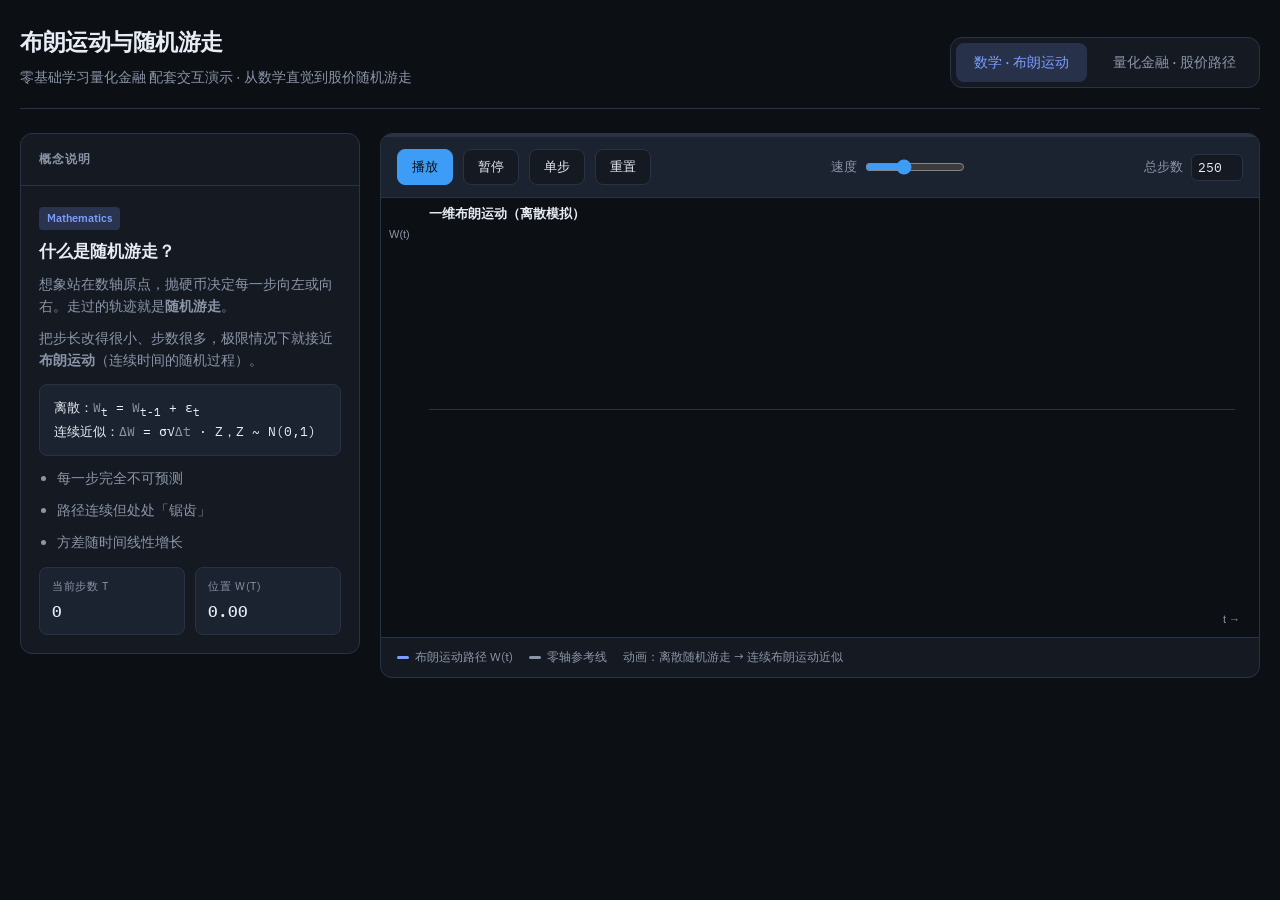
<file: assets/interactive/brownian-random-walk.html>
<!DOCTYPE html>
<html lang="zh-CN">
<head>
  <meta charset="UTF-8" />
  <meta name="viewport" content="width=device-width, initial-scale=1" />
  <title>布朗运动与随机游走 · 交互可视化</title>
  <link rel="preconnect" href="https://fonts.googleapis.com" />
  <link rel="preconnect" href="https://fonts.gstatic.com" crossorigin />
  <link href="https://fonts.googleapis.com/css2?family=IBM+Plex+Sans:wght@400;500;600&family=IBM+Plex+Mono:wght@400;500&display=swap" rel="stylesheet" />
  <style>
    :root {
      --bg: #0c0f14;
      --surface: #151a22;
      --surface2: #1c2330;
      --border: #2a3344;
      --text: #e8ecf4;
      --muted: #8b95a8;
      --accent: #3d9cf5;
      --accent2: #2dd4a8;
      --math: #7c9cff;
      --quant: #f0b429;
      --danger: #f07178;
      --radius: 12px;
      --font: "IBM Plex Sans", system-ui, sans-serif;
      --mono: "IBM Plex Mono", ui-monospace, monospace;
    }

    * { box-sizing: border-box; margin: 0; padding: 0; }

    body {
      font-family: var(--font);
      background: var(--bg);
      color: var(--text);
      min-height: 100vh;
      line-height: 1.55;
    }

    .shell {
      max-width: 1280px;
      margin: 0 auto;
      padding: 24px 20px 40px;
    }

    header {
      display: flex;
      flex-wrap: wrap;
      align-items: flex-end;
      justify-content: space-between;
      gap: 16px;
      margin-bottom: 24px;
      padding-bottom: 20px;
      border-bottom: 1px solid var(--border);
    }

    .brand h1 {
      font-size: 1.45rem;
      font-weight: 600;
      letter-spacing: -0.02em;
    }

    .brand p {
      color: var(--muted);
      font-size: 0.9rem;
      margin-top: 6px;
      max-width: 520px;
    }

    .tabs {
      display: flex;
      gap: 8px;
      background: var(--surface);
      padding: 5px;
      border-radius: var(--radius);
      border: 1px solid var(--border);
    }

    .tab {
      font-family: var(--font);
      font-size: 0.88rem;
      font-weight: 500;
      padding: 10px 18px;
      border: none;
      border-radius: 8px;
      background: transparent;
      color: var(--muted);
      cursor: pointer;
      transition: color 0.15s, background 0.15s;
    }

    .tab:hover { color: var(--text); }

    .tab.active-math {
      background: rgba(124, 156, 255, 0.18);
      color: var(--math);
    }

    .tab.active-quant {
      background: rgba(240, 180, 41, 0.15);
      color: var(--quant);
    }

    .layout {
      display: grid;
      grid-template-columns: minmax(280px, 340px) 1fr;
      gap: 20px;
      align-items: start;
    }

    @media (max-width: 900px) {
      .layout { grid-template-columns: 1fr; }
    }

    .panel {
      background: var(--surface);
      border: 1px solid var(--border);
      border-radius: var(--radius);
      overflow: hidden;
    }

    .panel-head {
      padding: 16px 18px;
      border-bottom: 1px solid var(--border);
      font-size: 0.75rem;
      font-weight: 600;
      text-transform: uppercase;
      letter-spacing: 0.08em;
      color: var(--muted);
    }

    .panel-body { padding: 18px; }

    .explain h2 {
      font-size: 1.05rem;
      font-weight: 600;
      margin-bottom: 10px;
    }

    .explain p, .explain li {
      font-size: 0.88rem;
      color: var(--muted);
      margin-bottom: 10px;
    }

    .explain ul {
      padding-left: 18px;
      margin-bottom: 14px;
    }

    .formula {
      font-family: var(--mono);
      font-size: 0.82rem;
      background: var(--surface2);
      border: 1px solid var(--border);
      border-radius: 8px;
      padding: 12px 14px;
      color: var(--text);
      margin: 12px 0;
      line-height: 1.7;
    }

    .formula .dim { color: var(--muted); }

    .stat-grid {
      display: grid;
      grid-template-columns: 1fr 1fr;
      gap: 10px;
      margin-top: 14px;
    }

    .stat {
      background: var(--surface2);
      border: 1px solid var(--border);
      border-radius: 8px;
      padding: 10px 12px;
    }

    .stat label {
      display: block;
      font-size: 0.68rem;
      text-transform: uppercase;
      letter-spacing: 0.06em;
      color: var(--muted);
      margin-bottom: 4px;
    }

    .stat span {
      font-family: var(--mono);
      font-size: 1rem;
      font-weight: 500;
    }

    .viz-wrap {
      display: flex;
      flex-direction: column;
      min-height: 520px;
    }

    .viz-toolbar {
      display: flex;
      flex-wrap: wrap;
      align-items: center;
      gap: 10px;
      padding: 12px 16px;
      border-bottom: 1px solid var(--border);
      background: var(--surface2);
    }

    .btn {
      font-family: var(--font);
      font-size: 0.82rem;
      font-weight: 500;
      padding: 8px 14px;
      border-radius: 8px;
      border: 1px solid var(--border);
      background: var(--surface);
      color: var(--text);
      cursor: pointer;
      transition: background 0.12s, border-color 0.12s;
    }

    .btn:hover { border-color: var(--accent); }

    .btn.primary {
      background: var(--accent);
      border-color: var(--accent);
      color: #0a0e12;
    }

    .btn.primary:hover { filter: brightness(1.08); }

    .ctrl {
      display: flex;
      align-items: center;
      gap: 8px;
      font-size: 0.8rem;
      color: var(--muted);
      margin-left: auto;
    }

    .ctrl input[type="range"] {
      width: 100px;
      accent-color: var(--accent);
    }

    .ctrl input[type="number"] {
      width: 52px;
      font-family: var(--mono);
      font-size: 0.8rem;
      padding: 4px 6px;
      border-radius: 6px;
      border: 1px solid var(--border);
      background: var(--surface);
      color: var(--text);
    }

    .canvas-box {
      flex: 1;
      position: relative;
      min-height: 400px;
    }

    canvas {
      display: block;
      width: 100%;
      height: 100%;
    }

    .legend-bar {
      display: flex;
      flex-wrap: wrap;
      gap: 16px;
      padding: 10px 16px;
      font-size: 0.75rem;
      color: var(--muted);
      border-top: 1px solid var(--border);
    }

    .legend-item {
      display: flex;
      align-items: center;
      gap: 6px;
    }

    .swatch {
      width: 12px;
      height: 3px;
      border-radius: 2px;
    }

    .progress {
      height: 3px;
      background: var(--border);
    }

    .progress-fill {
      height: 100%;
      background: var(--accent);
      width: 0%;
      transition: width 0.05s linear;
    }

    .badge {
      display: inline-block;
      font-size: 0.7rem;
      font-weight: 600;
      padding: 3px 8px;
      border-radius: 4px;
      margin-bottom: 8px;
    }

    .badge.math { background: rgba(124, 156, 255, 0.2); color: var(--math); }
    .badge.quant { background: rgba(240, 180, 41, 0.18); color: var(--quant); }

    .hidden { display: none !important; }
  </style>
</head>
<body>
  <div class="shell">
    <header>
      <div class="brand">
        <h1>布朗运动与随机游走</h1>
        <p>零基础学习量化金融 配套交互演示 · 从数学直觉到股价随机游走</p>
      </div>
      <nav class="tabs" role="tablist">
        <button type="button" class="tab active-math" id="tab-math" role="tab" aria-selected="true">数学 · 布朗运动</button>
        <button type="button" class="tab" id="tab-quant" role="tab" aria-selected="false">量化金融 · 股价路径</button>
      </nav>
    </header>

    <div class="layout">
      <aside class="panel explain" id="sidebar-math">
        <div class="panel-head">概念说明</div>
        <div class="panel-body">
          <span class="badge math">Mathematics</span>
          <h2>什么是随机游走？</h2>
          <p>想象站在数轴原点，抛硬币决定每一步向左或向右。走过的轨迹就是<strong>随机游走</strong>。</p>
          <p>把步长改得很小、步数很多，极限情况下就接近<strong>布朗运动</strong>（连续时间的随机过程）。</p>
          <div class="formula">
            离散：<span class="dim">W</span><sub>t</sub> = <span class="dim">W</span><sub>t-1</sub> + ε<sub>t</sub><br />
            连续近似：<span class="dim">ΔW</span> = σ√<span class="dim">Δt</span> · Z，Z ~ N(0,1)
          </div>
          <ul>
            <li>每一步完全不可预测</li>
            <li>路径连续但处处「锯齿」</li>
            <li>方差随时间线性增长</li>
          </ul>
          <div class="stat-grid">
            <div class="stat"><label>当前步数 t</label><span id="math-step">0</span></div>
            <div class="stat"><label>位置 W(t)</label><span id="math-pos">0.00</span></div>
          </div>
        </div>
      </aside>

      <aside class="panel explain hidden" id="sidebar-quant">
        <div class="panel-head">概念说明</div>
        <div class="panel-body">
          <span class="badge quant">Quantitative Finance</span>
          <h2>股价为何像随机游走？</h2>
          <p>1900 年巴舍利耶提出：短期股价波动可用布朗运动描述——<strong>不可预测但并非没有统计规律</strong>。</p>
          <div class="formula">
            日收益模型：<span class="dim">r</span><sub>t</sub> ~ N(μ, σ²)<br />
            价格：<span class="dim">S</span><sub>t</sub> = <span class="dim">S</span><sub>t-1</sub> · (1 + <span class="dim">r</span><sub>t</sub>)
          </div>
          <ul>
            <li>左图：多只虚拟股票路径（随机游走）</li>
            <li>右图：一年后终点价格的分布</li>
            <li>单条路径无法预测，大量路径呈现统计规律</li>
          </ul>
          <div class="stat-grid">
            <div class="stat"><label>交易日</label><span id="quant-step">0</span></div>
            <div class="stat"><label>路径数量</label><span id="quant-n">50</span></div>
            <div class="stat"><label>平均终点价</label><span id="quant-mean">—</span></div>
            <div class="stat"><label>价格标准差</label><span id="quant-std">—</span></div>
          </div>
        </div>
      </aside>

      <section class="panel viz-wrap">
        <div class="progress"><div class="progress-fill" id="progress"></div></div>
        <div class="viz-toolbar">
          <button type="button" class="btn primary" id="btn-play">播放</button>
          <button type="button" class="btn" id="btn-pause">暂停</button>
          <button type="button" class="btn" id="btn-step">单步</button>
          <button type="button" class="btn" id="btn-reset">重置</button>
          <label class="ctrl">
            速度
            <input type="range" id="speed" min="1" max="30" value="12" />
          </label>
          <label class="ctrl hidden" id="ctrl-paths">
            路径数
            <input type="number" id="n-paths" min="5" max="80" value="40" />
          </label>
          <label class="ctrl" id="ctrl-steps">
            总步数
            <input type="number" id="n-steps" min="50" max="500" value="250" />
          </label>
        </div>
        <div class="canvas-box">
          <canvas id="main-canvas"></canvas>
        </div>
        <div class="legend-bar" id="legend-math">
          <span class="legend-item"><span class="swatch" style="background:#7c9cff"></span> 布朗运动路径 W(t)</span>
          <span class="legend-item"><span class="swatch" style="background:#8b95a8"></span> 零轴参考线</span>
          <span class="legend-item">动画：离散随机游走 → 连续布朗运动近似</span>
        </div>
        <div class="legend-bar hidden" id="legend-quant">
          <span class="legend-item"><span class="swatch" style="background:#3d9cf5;opacity:0.5"></span> 虚拟股票路径</span>
          <span class="legend-item"><span class="swatch" style="background:#f0b429"></span> 终点价分布（直方图）</span>
          <span class="legend-item"><span class="swatch" style="background:#f07178"></span> 起始价 100 元</span>
        </div>
      </section>
    </div>
  </div>

  <script>
    (function () {
      const canvas = document.getElementById("main-canvas");
      const ctx = canvas.getContext("2d");
      const dpr = Math.min(window.devicePixelRatio || 1, 2);

      let mode = "math";
      let playing = false;
      let frameId = null;
      let lastTs = 0;
      let accum = 0;

      const speedEl = document.getElementById("speed");
      const stepsEl = document.getElementById("n-steps");
      const pathsEl = document.getElementById("n-paths");
      const progressEl = document.getElementById("progress");

      const tabMath = document.getElementById("tab-math");
      const tabQuant = document.getElementById("tab-quant");
      const sidebarMath = document.getElementById("sidebar-math");
      const sidebarQuant = document.getElementById("sidebar-quant");
      const legendMath = document.getElementById("legend-math");
      const legendQuant = document.getElementById("legend-quant");
      const ctrlPaths = document.getElementById("ctrl-paths");

      function resize() {
        const box = canvas.parentElement;
        const w = box.clientWidth;
        const h = Math.max(400, box.clientHeight);
        canvas.width = w * dpr;
        canvas.height = h * dpr;
        canvas.style.width = w + "px";
        canvas.style.height = h + "px";
        ctx.setTransform(dpr, 0, 0, dpr, 0, 0);
        draw();
      }

      window.addEventListener("resize", resize);

      /* ---------- Math: 1D Brownian / random walk ---------- */
      let mathState = { t: 0, path: [0], maxSteps: 400 };

      function resetMath() {
        mathState.t = 0;
        mathState.path = [0];
        mathState.maxSteps = parseInt(stepsEl.value, 10) || 400;
        updateMathStats();
      }

      function stepMath() {
        if (mathState.t >= mathState.maxSteps) return false;
        const dt = 1;
        const sigma = 0.4;
        const z = randn();
        const dw = sigma * Math.sqrt(dt) * z;
        const prev = mathState.path[mathState.path.length - 1];
        mathState.path.push(prev + dw);
        mathState.t++;
        updateMathStats();
        return mathState.t < mathState.maxSteps;
      }

      function updateMathStats() {
        document.getElementById("math-step").textContent = mathState.t;
        const w = mathState.path[mathState.path.length - 1];
        document.getElementById("math-pos").textContent = w.toFixed(2);
        progressEl.style.width = (100 * mathState.t / mathState.maxSteps) + "%";
      }

      function drawMath() {
        const w = canvas.clientWidth;
        const h = canvas.clientHeight;
        ctx.fillStyle = "#0c0f14";
        ctx.fillRect(0, 0, w, h);

        const pad = { l: 48, r: 24, t: 28, b: 44 };
        const plotW = w - pad.l - pad.r;
        const plotH = h - pad.t - pad.b;

        const path = mathState.path;
        const tMax = mathState.maxSteps;
        let wMin = Math.min(...path, -2);
        let wMax = Math.max(...path, 2);
        const margin = 0.15 * (wMax - wMin + 1);
        wMin -= margin;
        wMax += margin;

        const x = (ti) => pad.l + (ti / tMax) * plotW;
        const y = (val) => pad.t + plotH - ((val - wMin) / (wMax - wMin)) * plotH;

        ctx.strokeStyle = "#2a3344";
        ctx.lineWidth = 1;
        ctx.beginPath();
        ctx.moveTo(pad.l, y(0));
        ctx.lineTo(pad.l + plotW, y(0));
        ctx.stroke();

        ctx.fillStyle = "#8b95a8";
        ctx.font = "11px IBM Plex Sans, sans-serif";
        ctx.fillText("W(t)", 8, pad.t + 12);
        ctx.fillText("t →", w - 36, h - 14);

        if (path.length > 1) {
          ctx.strokeStyle = "#7c9cff";
          ctx.lineWidth = 2;
          ctx.beginPath();
          ctx.moveTo(x(0), y(path[0]));
          for (let i = 1; i < path.length; i++) {
            ctx.lineTo(x(i), y(path[i]));
          }
          ctx.stroke();

          const last = path.length - 1;
          ctx.fillStyle = "#7c9cff";
          ctx.beginPath();
          ctx.arc(x(last), y(path[last]), 5, 0, Math.PI * 2);
          ctx.fill();
        }

        ctx.fillStyle = "#e8ecf4";
        ctx.font = "600 13px IBM Plex Sans, sans-serif";
        ctx.fillText("一维布朗运动（离散模拟）", pad.l, 20);
      }

      /* ---------- Quant: multi stock random walks ---------- */
      let quantState = { t: 0, paths: [], finals: [], maxSteps: 250, n: 40, start: 100 };

      function resetQuant() {
        quantState.maxSteps = parseInt(stepsEl.value, 10) || 250;
        quantState.n = parseInt(pathsEl.value, 10) || 40;
        quantState.t = 0;
        quantState.start = 100;
        quantState.paths = [];
        for (let i = 0; i < quantState.n; i++) {
          quantState.paths.push([quantState.start]);
        }
        quantState.finals = [];
        document.getElementById("quant-n").textContent = quantState.n;
        updateQuantStats();
      }

      function stepQuant() {
        if (quantState.t >= quantState.maxSteps) return false;
        const vol = 0.02;
        for (let i = 0; i < quantState.paths.length; i++) {
          const p = quantState.paths[i];
          const r = randn() * vol;
          p.push(p[p.length - 1] * (1 + r));
        }
        quantState.t++;
        updateQuantStats();
        return quantState.t < quantState.maxSteps;
      }

      function updateQuantStats() {
        document.getElementById("quant-step").textContent = quantState.t;
        if (quantState.t === 0) {
          document.getElementById("quant-mean").textContent = "—";
          document.getElementById("quant-std").textContent = "—";
        } else {
          const ends = quantState.paths.map((p) => p[p.length - 1]);
          const mean = ends.reduce((a, b) => a + b, 0) / ends.length;
          const std = Math.sqrt(ends.reduce((s, v) => s + (v - mean) ** 2, 0) / ends.length);
          document.getElementById("quant-mean").textContent = mean.toFixed(1);
          document.getElementById("quant-std").textContent = std.toFixed(1);
        }
        progressEl.style.width = (100 * quantState.t / quantState.maxSteps) + "%";
      }

      function drawQuant() {
        const w = canvas.clientWidth;
        const h = canvas.clientHeight;
        ctx.fillStyle = "#0c0f14";
        ctx.fillRect(0, 0, w, h);

        const split = 0.62;
        const leftW = w * split - 12;
        const rightX = w * split + 12;
        const rightW = w - rightX - 16;
        const pad = { t: 32, b: 40, l: 44, r: 12 };
        const plotH = h - pad.t - pad.b;

        let pMin = quantState.start * 0.5;
        let pMax = quantState.start * 1.5;
        for (const path of quantState.paths) {
          for (const v of path) {
            pMin = Math.min(pMin, v);
            pMax = Math.max(pMax, v);
          }
        }
        const margin = 0.08 * (pMax - pMin);
        pMin -= margin;
        pMax += margin;

        const tMax = quantState.maxSteps;
        const xL = (ti) => pad.l + (ti / tMax) * (leftW - pad.l - pad.r);
        const yL = (val) => pad.t + plotH - ((val - pMin) / (pMax - pMin)) * plotH;

        ctx.fillStyle = "#e8ecf4";
        ctx.font = "600 12px IBM Plex Sans, sans-serif";
        ctx.fillText("虚拟股票随机游走路径", pad.l, 18);

        ctx.strokeStyle = "#f07178";
        ctx.setLineDash([4, 4]);
        ctx.beginPath();
        ctx.moveTo(pad.l, yL(quantState.start));
        ctx.lineTo(leftW - pad.r, yL(quantState.start));
        ctx.stroke();
        ctx.setLineDash([]);

        const colors = quantState.paths.map((_, i) => {
          const hue = 200 + (i / quantState.n) * 40;
          return `hsla(${hue}, 70%, 55%, 0.35)`;
        });

        quantState.paths.forEach((path, i) => {
          if (path.length < 2) return;
          ctx.strokeStyle = colors[i];
          ctx.lineWidth = 1;
          ctx.beginPath();
          ctx.moveTo(xL(0), yL(path[0]));
          for (let j = 1; j < path.length; j++) {
            ctx.lineTo(xL(j), yL(path[j]));
          }
          ctx.stroke();
        });

        ctx.fillStyle = "#8b95a8";
        ctx.font = "10px IBM Plex Sans, sans-serif";
        ctx.fillText("价格", 6, pad.t + 10);
        ctx.fillText("交易日", leftW / 2 - 20, h - 12);

        ctx.fillStyle = "#e8ecf4";
        ctx.font = "600 12px IBM Plex Sans, sans-serif";
        ctx.fillText("终点价格分布", rightX, 18);

        const finals = quantState.paths.map((p) => p[p.length - 1]);
        const bins = 14;
        const histMin = pMin;
        const histMax = pMax;
        const binW = (histMax - histMin) / bins;
        const counts = new Array(bins).fill(0);
        finals.forEach((v) => {
          let b = Math.floor((v - histMin) / binW);
          if (b >= bins) b = bins - 1;
          if (b < 0) b = 0;
          counts[b]++;
        });
        const maxC = Math.max(...counts, 1);

        const barAreaH = plotH;
        const barW = (rightW - 20) / bins;

        for (let b = 0; b < bins; b++) {
          const bh = (counts[b] / maxC) * barAreaH * 0.9;
          const bx = rightX + b * barW + 2;
          const by = pad.t + barAreaH - bh;
          ctx.fillStyle = "rgba(240, 180, 41, 0.75)";
          ctx.fillRect(bx, by, barW - 4, bh);
        }

        const refX = rightX + ((quantState.start - histMin) / (histMax - histMin)) * (rightW - 20);
        ctx.strokeStyle = "#f07178";
        ctx.lineWidth = 1.5;
        ctx.beginPath();
        ctx.moveTo(refX, pad.t);
        ctx.lineTo(refX, pad.t + barAreaH);
        ctx.stroke();

        ctx.fillStyle = "#8b95a8";
        ctx.font="10px IBM Plex Sans, sans-serif";
        ctx.fillText("频数", rightX - 2, pad.t + 8);
      }

      function randn() {
        let u = 0, v = 0;
        while (u === 0) u = Math.random();
        while (v === 0) v = Math.random();
        return Math.sqrt(-2 * Math.log(u)) * Math.cos(2 * Math.PI * v);
      }

      function draw() {
        if (mode === "math") drawMath();
        else drawQuant();
      }

      function tick(ts) {
        if (!playing) return;
        if (!lastTs) lastTs = ts;
        const interval = 1000 / parseInt(speedEl.value, 10);
        accum += ts - lastTs;
        lastTs = ts;
        while (accum >= interval) {
          accum -= interval;
          const cont = mode === "math" ? stepMath() : stepQuant();
          if (!cont) {
            playing = false;
            document.getElementById("btn-play").textContent = "播放";
            break;
          }
        }
        draw();
        if (playing) frameId = requestAnimationFrame(tick);
      }

      function setMode(m) {
        mode = m;
        playing = false;
        accum = 0;
        lastTs = 0;
        if (frameId) cancelAnimationFrame(frameId);
        document.getElementById("btn-play").textContent = "播放";

        tabMath.classList.toggle("active-math", m === "math");
        tabQuant.classList.toggle("active-quant", m === "quant");
        tabMath.setAttribute("aria-selected", m === "math");
        tabQuant.setAttribute("aria-selected", m === "quant");

        sidebarMath.classList.toggle("hidden", m !== "math");
        sidebarQuant.classList.toggle("hidden", m !== "quant");
        legendMath.classList.toggle("hidden", m !== "math");
        legendQuant.classList.toggle("hidden", m !== "quant");
        ctrlPaths.classList.toggle("hidden", m === "math");

        if (m === "math") resetMath();
        else resetQuant();
        draw();
      }

      document.getElementById("btn-play").addEventListener("click", () => {
        if (playing) return;
        playing = true;
        lastTs = 0;
        accum = 0;
        document.getElementById("btn-play").textContent = "播放中…";
        frameId = requestAnimationFrame(tick);
      });

      document.getElementById("btn-pause").addEventListener("click", () => {
        playing = false;
        document.getElementById("btn-play").textContent = "播放";
        if (frameId) cancelAnimationFrame(frameId);
      });

      document.getElementById("btn-step").addEventListener("click", () => {
        playing = false;
        if (mode === "math") stepMath();
        else stepQuant();
        draw();
      });

      document.getElementById("btn-reset").addEventListener("click", () => {
        playing = false;
        document.getElementById("btn-play").textContent = "播放";
        if (mode === "math") resetMath();
        else resetQuant();
        draw();
      });

      tabMath.addEventListener("click", () => setMode("math"));
      tabQuant.addEventListener("click", () => setMode("quant"));

      stepsEl.addEventListener("change", () => {
        if (mode === "math") resetMath();
        else resetQuant();
        draw();
      });

      pathsEl.addEventListener("change", () => {
        if (mode === "quant") {
          resetQuant();
          draw();
        }
      });

      setMode("math");
      resize();
    })();
  </script>
</body>
</html>
</file>
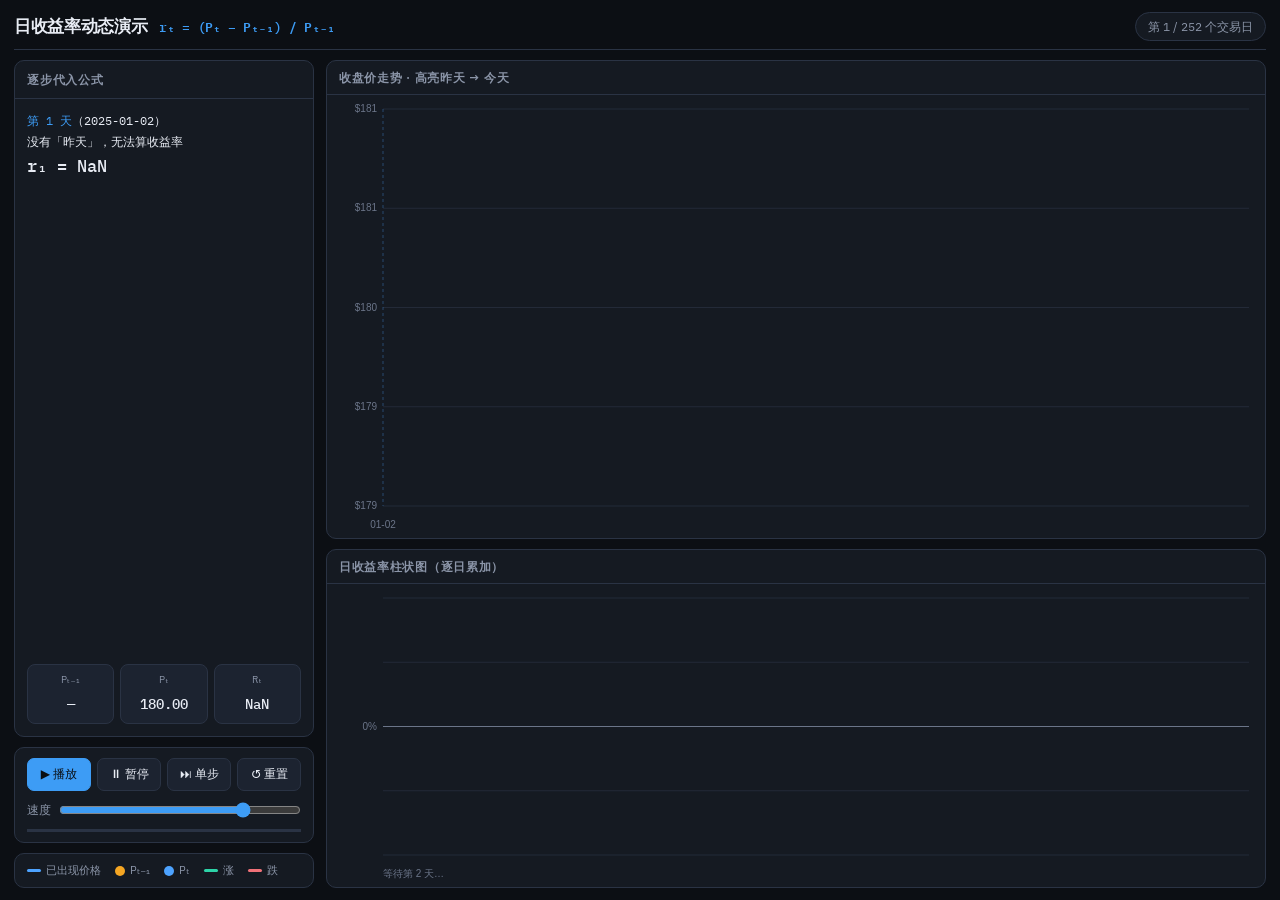
<file: assets/interactive/daily-return-demo.html>
<!DOCTYPE html>
<html lang="zh-CN">
<head>
  <meta charset="UTF-8" />
  <meta name="viewport" content="width=device-width, initial-scale=1" />
  <title>日收益率动态演示 · 零基础学习量化金融</title>
  <link rel="preconnect" href="https://fonts.googleapis.com" />
  <link rel="preconnect" href="https://fonts.gstatic.com" crossorigin />
  <link href="https://fonts.googleapis.com/css2?family=IBM+Plex+Sans:wght@400;500;600&family=IBM+Plex+Mono:wght@400;500&display=swap" rel="stylesheet" />
  <style>
    :root {
      --bg: #0c0f14;
      --surface: #151a22;
      --surface2: #1c2330;
      --border: #2a3344;
      --text: #e8ecf4;
      --muted: #8b95a8;
      --accent: #3d9cf5;
      --orange: #f5a623;
      --blue: #4da3ff;
      --green: #2dd4a8;
      --red: #f07178;
      --radius: 10px;
      --font: "IBM Plex Sans", system-ui, sans-serif;
      --mono: "IBM Plex Mono", ui-monospace, monospace;
    }

    * { box-sizing: border-box; margin: 0; padding: 0; }

    html, body {
      height: 100%;
      overflow: hidden;
    }

    body {
      font-family: var(--font);
      background: var(--bg);
      color: var(--text);
      line-height: 1.5;
    }

    .app {
      height: 100vh;
      display: grid;
      grid-template-rows: auto 1fr;
      gap: 10px;
      padding: 12px 14px;
      max-width: 1400px;
      margin: 0 auto;
    }

    .topbar {
      display: flex;
      align-items: center;
      justify-content: space-between;
      gap: 12px;
      padding-bottom: 8px;
      border-bottom: 1px solid var(--border);
    }

    .topbar h1 {
      font-size: 1.05rem;
      font-weight: 600;
      letter-spacing: -0.02em;
    }

    .topbar .eq {
      font-family: var(--mono);
      font-size: 0.82rem;
      color: var(--accent);
      margin-left: 12px;
    }

    .topbar .day-pill {
      font-size: 0.78rem;
      color: var(--muted);
      background: var(--surface);
      border: 1px solid var(--border);
      border-radius: 999px;
      padding: 4px 12px;
      white-space: nowrap;
    }

    .layout {
      display: grid;
      grid-template-columns: 300px 1fr;
      gap: 12px;
      min-height: 0;
    }

    @media (max-width: 900px) {
      html, body { overflow: auto; height: auto; }
      .app { height: auto; min-height: 100vh; }
      .layout { grid-template-columns: 1fr; }
    }

    .side {
      display: flex;
      flex-direction: column;
      gap: 10px;
      min-height: 0;
    }

    .card {
      background: var(--surface);
      border: 1px solid var(--border);
      border-radius: var(--radius);
      overflow: hidden;
    }

    .calc-panel {
      flex: 1;
      display: flex;
      flex-direction: column;
      min-height: 0;
    }

    .calc-head {
      padding: 10px 12px;
      border-bottom: 1px solid var(--border);
      font-size: 0.72rem;
      font-weight: 600;
      text-transform: uppercase;
      letter-spacing: 0.07em;
      color: var(--muted);
    }

    .calc-body {
      padding: 12px;
      font-family: var(--mono);
      font-size: 0.76rem;
      line-height: 1.7;
      white-space: pre-line;
      flex: 1;
      overflow-y: auto;
    }

    .calc-body .hl { color: var(--accent); }
    .calc-body .result { font-size: 1.05rem; font-weight: 500; margin-top: 6px; }
    .calc-body .result.pos { color: var(--green); }
    .calc-body .result.neg { color: var(--red); }

    .stat-row {
      display: grid;
      grid-template-columns: repeat(3, 1fr);
      gap: 6px;
      padding: 0 12px 12px;
    }

    .stat {
      background: var(--surface2);
      border: 1px solid var(--border);
      border-radius: 8px;
      padding: 8px;
      text-align: center;
    }

    .stat label {
      display: block;
      font-size: 0.62rem;
      color: var(--muted);
      text-transform: uppercase;
      letter-spacing: 0.05em;
      margin-bottom: 3px;
    }

    .stat span {
      font-family: var(--mono);
      font-size: 0.88rem;
      font-weight: 500;
    }

    .stat span.pos { color: var(--green); }
    .stat span.neg { color: var(--red); }

    .controls {
      padding: 10px 12px;
    }

    .btn-row {
      display: grid;
      grid-template-columns: repeat(4, 1fr);
      gap: 6px;
      margin-bottom: 10px;
    }

    .btn {
      font-family: var(--font);
      font-size: 0.76rem;
      font-weight: 500;
      padding: 7px 4px;
      border-radius: 7px;
      border: 1px solid var(--border);
      background: var(--surface2);
      color: var(--text);
      cursor: pointer;
    }

    .btn:hover { border-color: var(--accent); }
    .btn.primary { background: var(--accent); border-color: var(--accent); color: #0a0e12; }

    .speed-row {
      display: flex;
      align-items: center;
      gap: 8px;
      font-size: 0.75rem;
      color: var(--muted);
    }

    .speed-row input { flex: 1; accent-color: var(--accent); }

    .progress {
      height: 3px;
      background: var(--border);
      margin-top: 10px;
    }

    .progress-fill {
      height: 100%;
      background: var(--accent);
      width: 0%;
      transition: width 0.08s linear;
    }

    .legend {
      padding: 8px 12px;
      display: flex;
      flex-wrap: wrap;
      gap: 10px 14px;
      font-size: 0.7rem;
      color: var(--muted);
    }

    .legend-item { display: flex; align-items: center; gap: 5px; }
    .swatch { width: 10px; height: 10px; border-radius: 50%; }
    .swatch.line { width: 14px; height: 3px; border-radius: 2px; }

    .charts {
      display: grid;
      grid-template-rows: 1.2fr 0.85fr;
      gap: 10px;
      min-height: 0;
    }

    .chart-card {
      display: flex;
      flex-direction: column;
      min-height: 0;
    }

    .chart-title {
      padding: 8px 12px;
      font-size: 0.72rem;
      font-weight: 600;
      color: var(--muted);
      text-transform: uppercase;
      letter-spacing: 0.06em;
      border-bottom: 1px solid var(--border);
    }

    .chart-wrap {
      flex: 1;
      min-height: 0;
      position: relative;
    }

    canvas {
      display: block;
      width: 100%;
      height: 100%;
    }
  </style>
</head>
<body>
  <div class="app">
    <header class="topbar">
      <div>
        <h1>日收益率动态演示<span class="eq">rₜ = (Pₜ − Pₜ₋₁) / Pₜ₋₁</span></h1>
      </div>
      <div class="day-pill" id="dayBadge">第 1 / 252 个交易日</div>
    </header>

    <div class="layout">
      <aside class="side">
        <div class="card calc-panel">
          <div class="calc-head">逐步代入公式</div>
          <div class="calc-body" id="formulaBox">▶ 点击「播放」开始演示</div>
          <div class="stat-row">
            <div class="stat"><label>Pₜ₋₁</label><span id="statPrev">—</span></div>
            <div class="stat"><label>Pₜ</label><span id="statCurr">—</span></div>
            <div class="stat"><label>rₜ</label><span id="statRet">—</span></div>
          </div>
        </div>

        <div class="card controls">
          <div class="btn-row">
            <button class="btn primary" id="btnPlay">▶ 播放</button>
            <button class="btn" id="btnPause">⏸ 暂停</button>
            <button class="btn" id="btnStep">⏭ 单步</button>
            <button class="btn" id="btnReset">↺ 重置</button>
          </div>
          <div class="speed-row">
            <span>速度</span>
            <input type="range" id="speed" min="1" max="10" value="8" />
          </div>
          <div class="progress"><div class="progress-fill" id="progress"></div></div>
        </div>

        <div class="card legend">
          <div class="legend-item"><span class="swatch line" style="background:var(--blue)"></span> 已出现价格</div>
          <div class="legend-item"><span class="swatch" style="background:var(--orange)"></span> Pₜ₋₁</div>
          <div class="legend-item"><span class="swatch" style="background:var(--blue)"></span> Pₜ</div>
          <div class="legend-item"><span class="swatch line" style="background:var(--green)"></span> 涨</div>
          <div class="legend-item"><span class="swatch line" style="background:var(--red)"></span> 跌</div>
        </div>
      </aside>

      <main class="charts">
        <div class="card chart-card">
          <div class="chart-title">收盘价走势 · 高亮昨天 → 今天</div>
          <div class="chart-wrap" id="wrapPrice">
            <canvas id="canvasPrice"></canvas>
          </div>
        </div>
        <div class="card chart-card">
          <div class="chart-title">日收益率柱状图（逐日累加）</div>
          <div class="chart-wrap" id="wrapReturn">
            <canvas id="canvasReturn"></canvas>
          </div>
        </div>
      </main>
    </div>
  </div>

  <script>
    const PRICES = [
      180.0, 179.18, 176.29, 177.05, 177.13, 180.32,
      181.07, 179.38, 176.05, 177.45, 176.88, 176.83,
      175.64, 171.54, 173.51, 174.62, 175.19, 176.69,
      174.15, 178.37, 177.8, 178.67, 180.38, 174.59,
      178.2, 178.43, 174.9, 174.25, 180.06, 179.65,
      176.69, 176.44, 177.37, 176.15, 174.98, 177.57,
      179.45, 179.55, 179.51, 179.93, 179.1, 179.19,
      179.59, 182.88, 180.43, 182.57, 186.34, 184.54,
      185.06, 185.73, 185.48, 184.53, 182.43, 177.69,
      179.03, 172.1, 173.26, 175.26, 173.2, 174.47,
      176.07, 177.69, 176.85, 177.7, 178.24, 176.62,
      175.61, 177.08, 176.04, 177.1, 177.4, 177.01,
      177.36, 178.19, 178.46, 178.96, 180.55, 180.3,
      180.88, 180.58, 181.58, 181.45, 183.13, 185.7,
      182.72, 185.91, 188.69, 187.05, 192.56, 193.23,
      194.58, 198.69, 197.33, 194.83, 194.2, 194.73,
      195.78, 197.57, 201.73, 199.98, 197.2, 198.07,
      198.14, 198.09, 194.97, 196.67, 198.34, 197.79,
      204.36, 201.58, 204.18, 202.89, 200.93, 198.23,
      200.81, 199.47, 198.43, 197.59, 198.73, 201.67,
      202.66, 205.92, 209.48, 208.63, 209.7, 212.2,
      214.37, 214.97, 219.33, 219.04, 218.82, 220.12,
      220.04, 217.77, 220.99, 221.47, 224.45, 228.07,
      225.2, 227.16, 226.31, 227.49, 229.67, 228.2,
      226.03, 226.53, 226.18, 225.28, 226.67, 226.74,
      228.54, 230.78, 229.38, 228.44, 229.76, 230.89,
      231.84, 236.33, 241.09, 236.86, 237.46, 237.3,
      235.0, 230.98, 225.35, 224.96, 224.09, 225.01,
      224.53, 226.85, 230.17, 228.54, 227.31, 231.12,
      229.04, 233.94, 239.95, 239.24, 239.81, 241.23,
      237.92, 244.01, 238.08, 238.2, 237.43, 243.36,
      243.87, 239.92, 241.68, 242.83, 246.83, 241.94,
      245.05, 248.45, 246.74, 244.24, 242.56, 245.9,
      248.51, 247.3, 250.13, 254.2, 253.47, 257.27,
      256.23, 255.33, 255.11, 256.2, 250.05, 247.04,
      240.26, 242.24, 246.07, 250.52, 244.78, 245.08,
      241.74, 237.97, 236.47, 232.92, 238.77, 234.67,
      232.01, 231.64, 231.91, 232.09, 228.89, 229.66,
      230.52, 232.58, 232.2, 234.96, 231.01, 234.75,
      237.26, 238.3, 239.75, 242.67, 245.27, 242.31,
      245.66, 246.43, 250.0, 251.34, 248.5, 245.37,
      246.76, 250.12, 245.78, 244.9, 248.13, 247.18,
    ];

    const START_DATE = new Date(2025, 0, 2); // 约一年起点
    const n = PRICES.length; // 252 个交易日

    function buildTradingDates(start, count) {
      const out = [];
      const d = new Date(start);
      while (out.length < count) {
        const wd = d.getDay();
        if (wd !== 0 && wd !== 6) out.push(new Date(d));
        d.setDate(d.getDate() + 1);
      }
      return out;
    }

    const dates = buildTradingDates(START_DATE, n);
    const returns = PRICES.slice(1).map((p, i) => (p - PRICES[i]) / PRICES[i]);

    let frame = 0, playing = false, timer = null;

    const canvasPrice = document.getElementById('canvasPrice');
    const canvasReturn = document.getElementById('canvasReturn');
    const ctxP = canvasPrice.getContext('2d');
    const ctxR = canvasReturn.getContext('2d');
    const formulaBox = document.getElementById('formulaBox');
    const dayBadge = document.getElementById('dayBadge');
    const progress = document.getElementById('progress');
    const statPrev = document.getElementById('statPrev');
    const statCurr = document.getElementById('statCurr');
    const statRet = document.getElementById('statRet');

    function fmtDate(d) {
      return `${d.getFullYear()}-${String(d.getMonth() + 1).padStart(2, '0')}-${String(d.getDate()).padStart(2, '0')}`;
    }

    function pad() {
      return { left: 56, right: 16, top: 14, bottom: 32 };
    }

    function resize() {
      ['wrapPrice', 'wrapReturn'].forEach((id, idx) => {
        const wrap = document.getElementById(id);
        const canvas = idx === 0 ? canvasPrice : canvasReturn;
        const ctx = idx === 0 ? ctxP : ctxR;
        const dpr = window.devicePixelRatio || 1;
        const w = wrap.clientWidth;
        const h = wrap.clientHeight;
        canvas.width = Math.max(1, w * dpr);
        canvas.height = Math.max(1, h * dpr);
        canvas.style.width = w + 'px';
        canvas.style.height = h + 'px';
        ctx.setTransform(dpr, 0, 0, dpr, 0, 0);
      });
      draw(frame);
    }

    function priceScale(w, h, t) {
      const p = pad();
      const visible = PRICES.slice(0, t + 1);
      const minP = Math.min(...visible) * 0.992;
      const maxP = Math.max(...visible) * 1.008;
      const span = Math.max(t, 1);
      const x = (i) => p.left + (i / span) * (w - p.left - p.right);
      const y = (v) => p.top + (1 - (v - minP) / (maxP - minP)) * (h - p.top - p.bottom);
      return { x, y, minP, maxP, p, span };
    }

    function retScale(w, h, upto) {
      const p = pad();
      const slice = returns.slice(0, upto).map(r => r * 100);
      const vals = slice.length ? slice : [0];
      const minR = Math.min(-3.5, ...vals) * 1.25;
      const maxR = Math.max(3.5, ...vals) * 1.25;
      const count = Math.max(upto, 1);
      const x = (i) => p.left + ((i + 0.5) / count) * (w - p.left - p.right);
      const y = (v) => p.top + (1 - (v - minR) / (maxR - minR)) * (h - p.top - p.bottom);
      return { x, y, y0: y(0), minR, maxR, p };
    }

    function drawGrid(ctx, w, h, p, yTicks) {
      ctx.strokeStyle = '#232a38';
      ctx.lineWidth = 1;
      yTicks.forEach(v => {
        const y = v;
        ctx.beginPath();
        ctx.moveTo(p.left, y);
        ctx.lineTo(w - p.right, y);
        ctx.stroke();
      });
    }

    function drawPrice(t) {
      const w = canvasPrice.width / (window.devicePixelRatio || 1);
      const h = canvasPrice.height / (window.devicePixelRatio || 1);
      const sc = priceScale(w, h, t);
      const { x, y, p, minP, maxP } = sc;
      ctxP.clearRect(0, 0, w, h);

      const yTicks = [0, 1, 2, 3, 4].map(i => p.top + (i / 4) * (h - p.top - p.bottom));
      drawGrid(ctxP, w, h, p, yTicks);

      // Y 轴刻度（仅根据已出现的价格范围）
      ctxP.fillStyle = '#6b7589';
      ctxP.font = '10px IBM Plex Sans, sans-serif';
      ctxP.textAlign = 'right';
      for (let i = 0; i <= 4; i++) {
        const val = maxP - (i / 4) * (maxP - minP);
        ctxP.fillText('$' + val.toFixed(0), p.left - 6, yTicks[i] + 3);
      }

      // 已走过段（实线 + 渐变填充）—— 不绘制未来走势
      if (t >= 0) {
        const grad = ctxP.createLinearGradient(0, p.top, 0, h - p.bottom);
        grad.addColorStop(0, 'rgba(77, 163, 255, 0.22)');
        grad.addColorStop(1, 'rgba(77, 163, 255, 0.02)');
        ctxP.beginPath();
        ctxP.moveTo(x(0), y(PRICES[0]));
        for (let i = 1; i <= t; i++) ctxP.lineTo(x(i), y(PRICES[i]));
        ctxP.lineTo(x(t), h - p.bottom);
        ctxP.lineTo(x(0), h - p.bottom);
        ctxP.closePath();
        ctxP.fillStyle = grad;
        ctxP.fill();

        ctxP.strokeStyle = '#4da3ff';
        ctxP.lineWidth = 2.2;
        ctxP.beginPath();
        for (let i = 0; i <= t; i++) {
          const px = x(i), py = y(PRICES[i]);
          i === 0 ? ctxP.moveTo(px, py) : ctxP.lineTo(px, py);
        }
        ctxP.stroke();
      }

      // 当前日竖线
      if (t >= 0) {
        ctxP.strokeStyle = 'rgba(77, 163, 255, 0.35)';
        ctxP.lineWidth = 1;
        ctxP.setLineDash([3, 3]);
        ctxP.beginPath();
        ctxP.moveTo(x(t), p.top);
        ctxP.lineTo(x(t), h - p.bottom);
        ctxP.stroke();
        ctxP.setLineDash([]);
      }

      // 昨天→今天高亮
      if (t > 0) {
        const pPrev = PRICES[t - 1], pCurr = PRICES[t];
        ctxP.strokeStyle = '#f5a623';
        ctxP.lineWidth = 2.5;
        ctxP.beginPath();
        ctxP.moveTo(x(t - 1), y(pPrev));
        ctxP.lineTo(x(t), y(pCurr));
        ctxP.stroke();

        [[t - 1, pPrev, '#f5a623', 'Pₜ₋₁'], [t, pCurr, '#4da3ff', 'Pₜ']].forEach(([idx, val, col, lbl]) => {
          const px = x(idx), py = y(val);
          ctxP.fillStyle = col;
          ctxP.beginPath();
          ctxP.arc(px, py, 6, 0, Math.PI * 2);
          ctxP.fill();
          ctxP.strokeStyle = '#0c0f14';
          ctxP.lineWidth = 2;
          ctxP.stroke();
          ctxP.fillStyle = '#c8d0e0';
          ctxP.font = '10px IBM Plex Sans, sans-serif';
          ctxP.textAlign = idx === t - 1 ? 'right' : 'left';
          ctxP.fillText(lbl, px + (idx === t - 1 ? -10 : 10), py - 10);
        });
      }

      // X 轴日期（只标注已走过的交易日）
      ctxP.fillStyle = '#6b7589';
      ctxP.font = '10px IBM Plex Sans, sans-serif';
      ctxP.textAlign = 'center';
      const step = Math.max(1, Math.ceil((t + 1) / 6));
      for (let i = 0; i <= t; i += step) {
        ctxP.fillText(fmtDate(dates[i]).slice(5), x(i), h - 10);
      }
      if (t > 0 && t % step !== 0) {
        ctxP.fillText(fmtDate(dates[t]).slice(5), x(t), h - 10);
      }
    }

    function roundRect(ctx, x, y, w, h, r) {
      ctx.beginPath();
      ctx.moveTo(x + r, y);
      ctx.lineTo(x + w - r, y);
      ctx.quadraticCurveTo(x + w, y, x + w, y + r);
      ctx.lineTo(x + w, y + h);
      ctx.lineTo(x, y + h);
      ctx.lineTo(x, y + r);
      ctx.quadraticCurveTo(x, y, x + r, y);
      ctx.closePath();
    }

    function drawReturns(t) {
      const w = canvasReturn.width / (window.devicePixelRatio || 1);
      const h = canvasReturn.height / (window.devicePixelRatio || 1);
      const upto = Math.max(0, t);
      const sc = retScale(w, h, upto);
      ctxR.clearRect(0, 0, w, h);

      const yTicks = [0, 1, 2, 3, 4].map(i => sc.p.top + (i / 4) * (h - sc.p.top - sc.p.bottom));
      drawGrid(ctxR, w, h, sc.p, yTicks);

      // 零轴
      ctxR.strokeStyle = '#6b7589';
      ctxR.lineWidth = 1;
      ctxR.beginPath();
      ctxR.moveTo(sc.p.left, sc.y0);
      ctxR.lineTo(w - sc.p.right, sc.y0);
      ctxR.stroke();
      ctxR.fillStyle = '#6b7589';
      ctxR.font = '10px IBM Plex Sans, sans-serif';
      ctxR.textAlign = 'right';
      ctxR.fillText('0%', sc.p.left - 6, sc.y0 + 3);

      if (upto > 0) {
        const barW = Math.max(2, Math.min(10, (w - sc.p.left - sc.p.right) / upto * 0.72));
        for (let i = 0; i < upto; i++) {
          const r = returns[i] * 100;
          const cx = sc.x(i);
          const yTop = sc.y(r);
          const yBase = sc.y0;
          const top = Math.min(yTop, yBase);
          const bh = Math.max(Math.abs(yTop - yBase), 1.5);
          const bx = cx - barW / 2;
          const isLast = i === upto - 1;
          ctxR.fillStyle = r >= 0
            ? (isLast ? '#3dd9a8' : 'rgba(45, 212, 168, 0.75)')
            : (isLast ? '#ff7b84' : 'rgba(240, 113, 120, 0.75)');
          roundRect(ctxR, bx, top, barW, bh, 2);
          ctxR.fill();
        }
      }

      ctxR.textAlign = 'left';
      ctxR.fillStyle = '#6b7589';
      ctxR.fillText(upto > 0 ? `已计算 ${upto} 天` : '等待第 2 天…', sc.p.left, h - 10);
    }

    function updateUI(t) {
      progress.style.width = ((t / (n - 1)) * 100) + '%';
      dayBadge.textContent = `第 ${t + 1} / ${n} 个交易日`;

      if (t === 0) {
        formulaBox.innerHTML =
          `<span class="hl">第 1 天</span>（${fmtDate(dates[0])}）\n` +
          `没有「昨天」，无法算收益率\n` +
          `<span class="result">r₁ = NaN</span>`;
        statPrev.textContent = '—';
        statCurr.textContent = PRICES[0].toFixed(2);
        statRet.textContent = 'NaN';
        statRet.className = '';
        return;
      }

      const pPrev = PRICES[t - 1];
      const pCurr = PRICES[t];
      const rt = (pCurr - pPrev) / pPrev;
      const sign = rt >= 0 ? '+' : '';
      const pct = (rt * 100).toFixed(2);
      const cls = rt >= 0 ? 'pos' : 'neg';

      formulaBox.innerHTML =
        `日期：<span class="hl">${fmtDate(dates[t])}</span>\n` +
        `Pₜ₋₁ = ${pPrev.toFixed(2)}  →  Pₜ = ${pCurr.toFixed(2)}\n` +
        `rₜ = (Pₜ − Pₜ₋₁) / Pₜ₋₁\n` +
        `   = (${pCurr.toFixed(2)} − ${pPrev.toFixed(2)}) / ${pPrev.toFixed(2)}\n` +
        `<span class="result ${cls}">= ${sign}${rt.toFixed(4)}（${sign}${pct}%）</span>`;

      statPrev.textContent = pPrev.toFixed(2);
      statCurr.textContent = pCurr.toFixed(2);
      statRet.textContent = `${sign}${pct}%`;
      statRet.className = cls;
    }

    function draw(t) {
      frame = t;
      drawPrice(t);
      drawReturns(t);
      updateUI(t);
    }

    function step() {
      if (frame < n - 1) draw(frame + 1);
      else pause();
    }

    function play() {
      if (frame >= n - 1) draw(0);
      playing = true;
      document.getElementById('btnPlay').textContent = '▶ 播放中';
      schedule();
    }

    function pause() {
      playing = false;
      clearTimeout(timer);
      document.getElementById('btnPlay').textContent = '▶ 播放';
    }

    function schedule() {
      clearTimeout(timer);
      if (!playing) return;
      const ms = 1100 - Number(document.getElementById('speed').value) * 90;
      timer = setTimeout(() => {
        if (frame < n - 1) { draw(frame + 1); schedule(); }
        else pause();
      }, ms);
    }

    function reset() { pause(); draw(0); }

    document.getElementById('btnPlay').addEventListener('click', () => playing ? pause() : play());
    document.getElementById('btnPause').addEventListener('click', pause);
    document.getElementById('btnStep').addEventListener('click', () => { pause(); step(); });
    document.getElementById('btnReset').addEventListener('click', reset);
    document.getElementById('speed').addEventListener('input', () => { if (playing) schedule(); });

    window.addEventListener('resize', resize);
    resize();
    draw(0);
  </script>
</body>
</html>
</file>
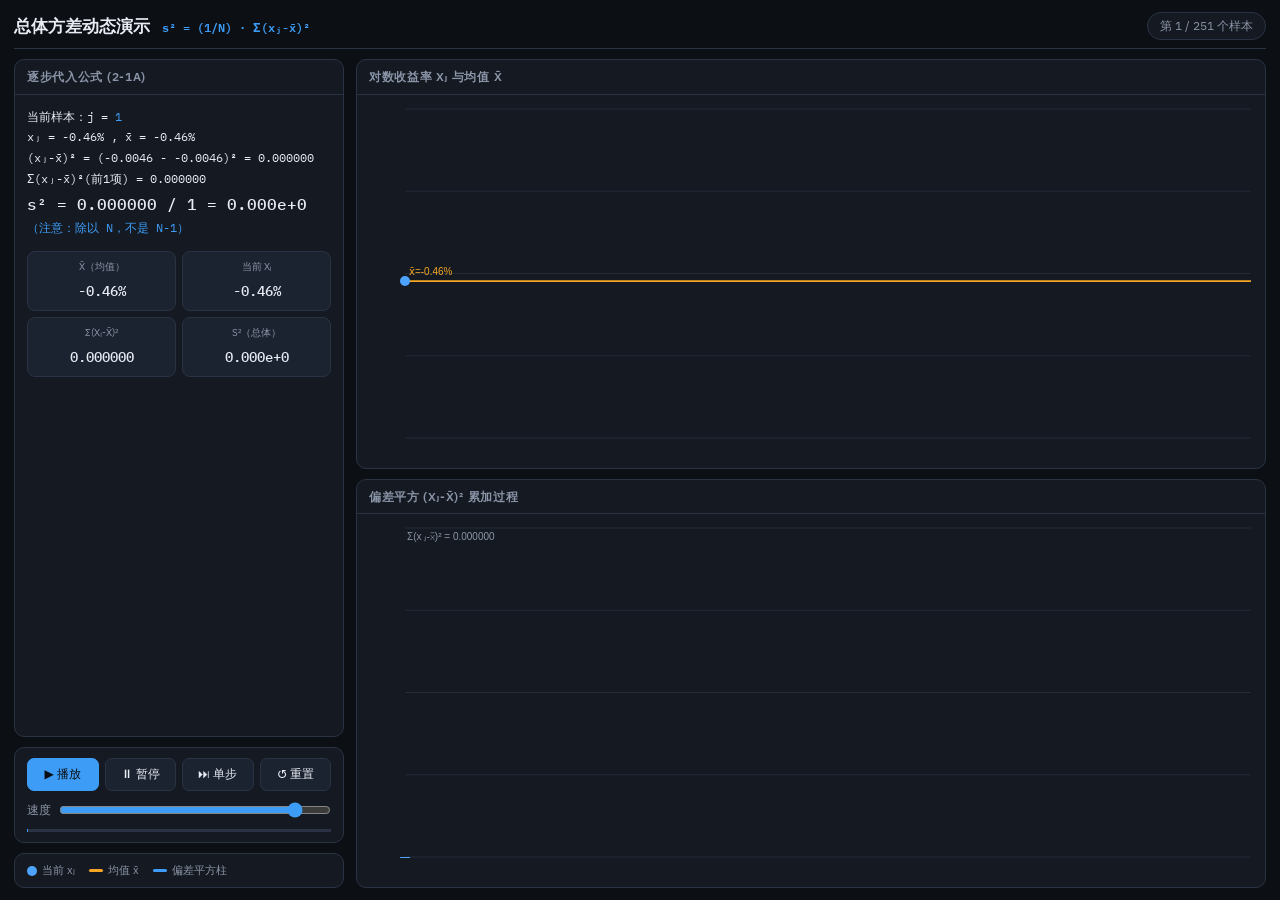
<file: assets/interactive/population-variance-demo.html>
<!DOCTYPE html>
<html lang="zh-CN">
<head>
  <meta charset="UTF-8" />
  <meta name="viewport" content="width=device-width, initial-scale=1" />
  <title>总体方差动态演示 · 零基础学习量化金融</title>
  <link rel="preconnect" href="https://fonts.googleapis.com" />
  <link rel="preconnect" href="https://fonts.gstatic.com" crossorigin />
  <link href="https://fonts.googleapis.com/css2?family=IBM+Plex+Sans:wght@400;500;600&family=IBM+Plex+Mono:wght@400;500&display=swap" rel="stylesheet" />
  <style>
    :root {
      --bg: #0c0f14; --surface: #151a22; --surface2: #1c2330; --border: #2a3344;
      --text: #e8ecf4; --muted: #8b95a8; --accent: #3d9cf5; --green: #2dd4a8; --red: #f07178;
      --radius: 10px; --font: "IBM Plex Sans", system-ui, sans-serif; --mono: "IBM Plex Mono", ui-monospace, monospace;
    }
    * { box-sizing: border-box; margin: 0; padding: 0; }
    html, body { height: 100%; overflow: hidden; }
    body { font-family: var(--font); background: var(--bg); color: var(--text); line-height: 1.5; }
    .app { height: 100vh; display: grid; grid-template-rows: auto 1fr; gap: 10px; padding: 12px 14px; max-width: 1400px; margin: 0 auto; }
    .topbar { display: flex; align-items: center; justify-content: space-between; gap: 12px; padding-bottom: 8px; border-bottom: 1px solid var(--border); }
    .topbar h1 { font-size: 1.05rem; font-weight: 600; }
    .topbar .eq { font-family: var(--mono); font-size: 0.78rem; color: var(--accent); margin-left: 12px; }
    .topbar .pill { font-size: 0.76rem; color: var(--muted); background: var(--surface); border: 1px solid var(--border); border-radius: 999px; padding: 4px 12px; }
    .layout { display: grid; grid-template-columns: 330px 1fr; gap: 12px; min-height: 0; }
    @media (max-width: 980px) { html, body { overflow: auto; height: auto; } .app { height: auto; min-height: 100vh; } .layout { grid-template-columns: 1fr; } }
    .card { background: var(--surface); border: 1px solid var(--border); border-radius: var(--radius); overflow: hidden; }
    .left { display: grid; grid-template-rows: 1fr auto auto; gap: 10px; min-height: 0; }
    .section-title { padding: 8px 12px; font-size: 0.72rem; font-weight: 600; color: var(--muted); text-transform: uppercase; letter-spacing: 0.06em; border-bottom: 1px solid var(--border); }
    .formula { padding: 12px; font-family: var(--mono); font-size: 0.76rem; line-height: 1.72; white-space: pre-line; overflow-y: auto; }
    .formula .hl { color: var(--accent); }
    .formula .result { font-size: 1.02rem; font-weight: 500; margin-top: 6px; }
    .stats { display: grid; grid-template-columns: repeat(2, 1fr); gap: 6px; padding: 0 12px 12px; }
    .stat { background: var(--surface2); border: 1px solid var(--border); border-radius: 8px; padding: 8px; text-align: center; }
    .stat label { display: block; font-size: 0.62rem; color: var(--muted); text-transform: uppercase; margin-bottom: 3px; }
    .stat span { font-family: var(--mono); font-size: 0.86rem; font-weight: 500; }
    .controls { padding: 10px 12px; }
    .btn-row { display: grid; grid-template-columns: repeat(4, 1fr); gap: 6px; margin-bottom: 10px; }
    .btn { font-family: var(--font); font-size: 0.76rem; font-weight: 500; padding: 7px 4px; border-radius: 7px; border: 1px solid var(--border); background: var(--surface2); color: var(--text); cursor: pointer; }
    .btn:hover { border-color: var(--accent); }
    .btn.primary { background: var(--accent); border-color: var(--accent); color: #0a0e12; }
    .speed { display: flex; align-items: center; gap: 8px; font-size: 0.75rem; color: var(--muted); }
    .speed input { flex: 1; accent-color: var(--accent); }
    .progress { height: 3px; background: var(--border); margin-top: 10px; }
    .progress-fill { height: 100%; background: var(--accent); width: 0%; transition: width 0.08s linear; }
    .legend { padding: 8px 12px; display: flex; flex-wrap: wrap; gap: 10px 14px; font-size: 0.7rem; color: var(--muted); }
    .legend-item { display: flex; align-items: center; gap: 5px; }
    .sw { width: 10px; height: 10px; border-radius: 50%; }
    .sw.line { width: 14px; height: 3px; border-radius: 2px; }
    .right { display: grid; grid-template-rows: 1fr 1fr; gap: 10px; min-height: 0; }
    .chart { display: flex; flex-direction: column; min-height: 0; }
    .chart-wrap { flex: 1; min-height: 0; }
    canvas { display: block; width: 100%; height: 100%; }
  </style>
</head>
<body>
  <div class="app">
    <header class="topbar">
      <div><h1>总体方差动态演示<span class="eq">s² = (1/N) · Σ(xⱼ-x̄)²</span></h1></div>
      <div class="pill" id="stepPill">第 1 / 251 个样本</div>
    </header>
    <div class="layout">
      <aside class="left">
        <div class="card">
          <div class="section-title">逐步代入公式 (2-1a)</div>
          <div class="formula" id="formulaBox">▶ 点击「播放」开始演示</div>
          <div class="stats">
            <div class="stat"><label>x̄（均值）</label><span id="meanVal">—</span></div>
            <div class="stat"><label>当前 xⱼ</label><span id="xjVal">—</span></div>
            <div class="stat"><label>Σ(xⱼ-x̄)²</label><span id="sumSqVal">—</span></div>
            <div class="stat"><label>s²（总体）</label><span id="varVal">—</span></div>
          </div>
        </div>
        <div class="card controls">
          <div class="btn-row">
            <button class="btn primary" id="btnPlay">▶ 播放</button>
            <button class="btn" id="btnPause">⏸ 暂停</button>
            <button class="btn" id="btnStep">⏭ 单步</button>
            <button class="btn" id="btnReset">↺ 重置</button>
          </div>
          <div class="speed"><span>速度</span><input type="range" id="speed" min="1" max="10" value="9" /></div>
          <div class="progress"><div class="progress-fill" id="progress"></div></div>
        </div>
        <div class="card legend">
          <div class="legend-item"><span class="sw" style="background:#4da3ff"></span> 当前 xⱼ</div>
          <div class="legend-item"><span class="sw line" style="background:#f5a623"></span> 均值 x̄</div>
          <div class="legend-item"><span class="sw line" style="background:var(--accent)"></span> 偏差平方柱</div>
        </div>
      </aside>
      <main class="right">
        <div class="card chart">
          <div class="section-title">对数收益率 xⱼ 与均值 x̄</div>
          <div class="chart-wrap" id="wrapX"><canvas id="canvasX"></canvas></div>
        </div>
        <div class="card chart">
          <div class="section-title">偏差平方 (xⱼ-x̄)² 累加过程</div>
          <div class="chart-wrap" id="wrapSq"><canvas id="canvasSq"></canvas></div>
        </div>
      </main>
    </div>
  </div>
  <script>
    // 251 个对数收益率 xⱼ（约一年，ln(Pⱼ/Pⱼ₋₁)）
    const LOG_RETURNS = [
      -0.004566, -0.016261, 0.004302, 0.000452, 0.017849, 0.004151, -0.009377, -0.018738,
      0.007921, -0.003217, -0.000283, -0.006752, -0.02362, 0.011419, 0.006377, 0.003259,
      0.008526, -0.01448, 0.023943, -0.003201, 0.004881, 0.009525, -0.032625, 0.020466,
      0.00129, -0.019982, -0.003723, 0.032799, -0.00228, -0.016614, -0.001416, 0.005257,
      -0.006902, -0.006664, 0.014693, 0.010532, 0.000557, -0.000223, 0.002337, -0.004624,
      0.000502, 0.00223, 0.018154, -0.013487, 0.011791, 0.020439, -0.009707, 0.002814,
      0.003614, -0.001347, -0.005135, -0.011446, -0.026326, 0.007513, -0.039478, 0.006718,
      0.011477, -0.011824, 0.007306, 0.009129, 0.009159, -0.004739, 0.004795, 0.003034,
      -0.00913, -0.005735, 0.008336, -0.00589, 0.006003, 0.001693, -0.002201, 0.001975,
      0.004669, 0.001514, 0.002798, 0.008845, -0.001386, 0.003212, -0.00166, 0.005522,
      -0.000716, 0.009216, 0.013936, -0.016178, 0.017308, 0.014843, -0.008729, 0.029032,
      0.003473, 0.006962, 0.020902, -0.006868, -0.01275, -0.003239, 0.002725, 0.005378,
      0.009101, 0.020837, -0.008713, -0.013999, 0.004402, 0.000353, -0.000252, -0.015876,
      0.008681, 0.008456, -0.002777, 0.032677, -0.013697, 0.012816, -0.006338, -0.009707,
      -0.013529, 0.012931, -0.006695, -0.005227, -0.004242, 0.005753, 0.014686, 0.004897,
      0.015958, 0.017141, -0.004066, 0.005116, 0.011851, 0.010174, 0.002795, 0.020079,
      -0.001323, -0.001005, 0.005923, -0.000364, -0.01037, 0.014678, 0.00217, 0.013366,
      0.016, -0.012664, 0.008666, -0.003749, 0.005201, 0.009537, -0.006421, -0.009555,
      0.00221, -0.001546, -0.003987, 0.006151, 0.000309, 0.007907, 0.009754, -0.006085,
      -0.004106, 0.005762, 0.004906, 0.004106, 0.019182, 0.019941, -0.017701, 0.00253,
      -0.000674, -0.00974, -0.017254, -0.024676, -0.001732, -0.003875, 0.004097, -0.002136,
      0.01028, 0.014529, -0.007107, -0.005397, 0.016622, -0.00904, 0.021168, 0.025366,
      -0.002963, 0.00238, 0.005904, -0.013816, 0.025275, -0.024602, 0.000504, -0.003238,
      0.024669, 0.002093, -0.01633, 0.007309, 0.004747, 0.016338, -0.02001, 0.012773,
      0.013779, -0.006906, -0.010184, -0.006902, 0.013676, 0.010558, -0.004881, 0.011379,
      0.016141, -0.002876, 0.014881, -0.004051, -0.003519, -0.000862, 0.004264, -0.024297,
      -0.012111, -0.027829, 0.008207, 0.015687, 0.017923, -0.023179, 0.001225, -0.013722,
      -0.015718, -0.006323, -0.015126, 0.024806, -0.01732, -0.0114, -0.001596, 0.001165,
      0.000776, -0.013884, 0.003358, 0.003738, 0.008897, -0.001635, 0.011816, -0.016954,
      0.01606, 0.010635, 0.004374, 0.006066, 0.012106, 0.010657, -0.012142, 0.013731,
      0.00313, 0.014383, 0.005346, -0.011364, -0.012676, 0.005649, 0.013525, -0.017504,
      -0.003587, 0.013103, -0.003836,
    ];
    const N = LOG_RETURNS.length;

    function popStats(k) {
      const slice = LOG_RETURNS.slice(0, k + 1);
      const n = slice.length;
      const mean = slice.reduce((a, b) => a + b, 0) / n;
      const sq = slice.map(x => (x - mean) * (x - mean));
      const sumSq = sq.reduce((a, b) => a + b, 0);
      const varPop = sumSq / n;
      return { slice, mean, sq, sumSq, varPop, n };
    }

    let frame = 0, playing = false, timer = null;
    const cX = document.getElementById('canvasX');
    const cSq = document.getElementById('canvasSq');
    const xCtx = cX.getContext('2d');
    const sCtx = cSq.getContext('2d');
    const formulaBox = document.getElementById('formulaBox');
    const stepPill = document.getElementById('stepPill');
    const progress = document.getElementById('progress');
    const meanVal = document.getElementById('meanVal');
    const xjVal = document.getElementById('xjVal');
    const sumSqVal = document.getElementById('sumSqVal');
    const varVal = document.getElementById('varVal');

    function pad() { return { left: 48, right: 14, top: 14, bottom: 30 }; }
    function xPos(i, span, p, w) { return p.left + (i / Math.max(1, span - 1)) * (w - p.left - p.right); }

    function resize() {
      [['wrapX', cX, xCtx], ['wrapSq', cSq, sCtx]].forEach(([id, canvas, ctx]) => {
        const wrap = document.getElementById(id);
        const dpr = window.devicePixelRatio || 1;
        const w = wrap.clientWidth, h = wrap.clientHeight;
        canvas.width = Math.max(1, w * dpr);
        canvas.height = Math.max(1, h * dpr);
        canvas.style.width = w + 'px';
        canvas.style.height = h + 'px';
        ctx.setTransform(dpr, 0, 0, dpr, 0, 0);
      });
      draw(frame);
    }

    function drawGrid(ctx, w, h, p) {
      ctx.strokeStyle = '#232a38';
      ctx.lineWidth = 1;
      for (let i = 0; i <= 4; i++) {
        const y = p.top + (i / 4) * (h - p.top - p.bottom);
        ctx.beginPath(); ctx.moveTo(p.left, y); ctx.lineTo(w - p.right, y); ctx.stroke();
      }
    }

    function drawReturns(k) {
      const w = cX.width / (window.devicePixelRatio || 1);
      const h = cX.height / (window.devicePixelRatio || 1);
      const p = pad();
      const { slice, mean } = popStats(k);
      const span = slice.length;
      xCtx.clearRect(0, 0, w, h);
      drawGrid(xCtx, w, h, p);
      const minV = Math.min(-0.04, ...slice, mean) * 1.08;
      const maxV = Math.max(0.035, ...slice, mean) * 1.08;
      const y = v => p.top + (1 - (v - minV) / (maxV - minV)) * (h - p.top - p.bottom);
      const yMean = y(mean);
      xCtx.strokeStyle = '#f5a623';
      xCtx.lineWidth = 1.8;
      xCtx.beginPath(); xCtx.moveTo(p.left, yMean); xCtx.lineTo(w - p.right, yMean); xCtx.stroke();
      xCtx.fillStyle = '#f5a623';
      xCtx.font = '10px IBM Plex Sans, sans-serif';
      xCtx.fillText(`x̄=${(mean * 100).toFixed(2)}%`, p.left + 4, yMean - 6);
      xCtx.strokeStyle = '#4da3ff';
      xCtx.lineWidth = 1.6;
      xCtx.beginPath();
      for (let i = 0; i <= k; i++) {
        const x = xPos(i, span, p, w), yy = y(LOG_RETURNS[i]);
        i === 0 ? xCtx.moveTo(x, yy) : xCtx.lineTo(x, yy);
      }
      xCtx.stroke();
      const x = xPos(k, span, p, w), yk = y(LOG_RETURNS[k]);
      xCtx.fillStyle = '#4da3ff';
      xCtx.beginPath(); xCtx.arc(x, yk, 5, 0, Math.PI * 2); xCtx.fill();
      xCtx.strokeStyle = 'rgba(77,163,255,0.35)';
      xCtx.setLineDash([3, 3]);
      xCtx.beginPath(); xCtx.moveTo(x, yMean); xCtx.lineTo(x, yk); xCtx.stroke();
      xCtx.setLineDash([]);
    }

    function drawSquares(k) {
      const w = cSq.width / (window.devicePixelRatio || 1);
      const h = cSq.height / (window.devicePixelRatio || 1);
      const p = pad();
      const { sq, sumSq, n } = popStats(k);
      sCtx.clearRect(0, 0, w, h);
      drawGrid(sCtx, w, h, p);
      const maxSq = Math.max(0.0015, ...sq) * 1.1;
      const y = v => p.top + (1 - v / maxSq) * (h - p.top - p.bottom);
      const y0 = y(0);
      const barW = Math.max(2, Math.min(10, (w - p.left - p.right) / n * 0.72));
      for (let i = 0; i <= k; i++) {
        const x = xPos(i, n, p, w), yy = y(sq[i]);
        sCtx.fillStyle = i === k ? '#4da3ff' : 'rgba(61,156,245,0.55)';
        sCtx.fillRect(x - barW / 2, yy, barW, Math.max(1, y0 - yy));
      }
      sCtx.fillStyle = '#8b95a8';
      sCtx.font = '10px IBM Plex Sans, sans-serif';
      sCtx.fillText(`Σ(xⱼ-x̄)² = ${sumSq.toFixed(6)}`, p.left + 2, p.top + 12);
    }

    function updateUI(k) {
      const { mean, sumSq, varPop, n } = popStats(k);
      const xj = LOG_RETURNS[k];
      const dev = xj - mean;
      stepPill.textContent = `第 ${n} / ${N} 个样本`;
      progress.style.width = `${(n / N) * 100}%`;
      meanVal.textContent = `${(mean * 100).toFixed(2)}%`;
      xjVal.textContent = `${(xj * 100).toFixed(2)}%`;
      sumSqVal.textContent = sumSq.toFixed(6);
      varVal.textContent = varPop.toExponential(3);
      formulaBox.innerHTML =
        `当前样本：j = <span class="hl">${n}</span>\n` +
        `xⱼ = ${(xj * 100).toFixed(2)}% ,  x̄ = ${(mean * 100).toFixed(2)}%\n` +
        `(xⱼ-x̄)² = (${xj.toFixed(4)} - ${mean.toFixed(4)})² = ${(dev * dev).toFixed(6)}\n` +
        `Σ(xⱼ-x̄)²(前${n}项) = ${sumSq.toFixed(6)}\n` +
        `<span class="result">s² = ${sumSq.toFixed(6)} / ${n} = ${varPop.toExponential(3)}</span>\n` +
        `<span class="hl">（注意：除以 N，不是 N-1）</span>`;
    }

    function draw(k) { frame = k; drawReturns(k); drawSquares(k); updateUI(k); }
    function step() { if (frame < N - 1) draw(frame + 1); else pause(); }
    function play() { if (frame >= N - 1) draw(0); playing = true; document.getElementById('btnPlay').textContent = '▶ 播放中'; schedule(); }
    function pause() { playing = false; clearTimeout(timer); document.getElementById('btnPlay').textContent = '▶ 播放'; }
    function schedule() {
      clearTimeout(timer); if (!playing) return;
      const ms = 1150 - Number(document.getElementById('speed').value) * 95;
      timer = setTimeout(() => { if (frame < N - 1) { draw(frame + 1); schedule(); } else pause(); }, ms);
    }
    function reset() { pause(); draw(0); }

    document.getElementById('btnPlay').addEventListener('click', () => playing ? pause() : play());
    document.getElementById('btnPause').addEventListener('click', pause);
    document.getElementById('btnStep').addEventListener('click', () => { pause(); step(); });
    document.getElementById('btnReset').addEventListener('click', reset);
    document.getElementById('speed').addEventListener('input', () => { if (playing) schedule(); });
    window.addEventListener('resize', resize);
    resize(); draw(0);
  </script>
</body>
</html>
</file>
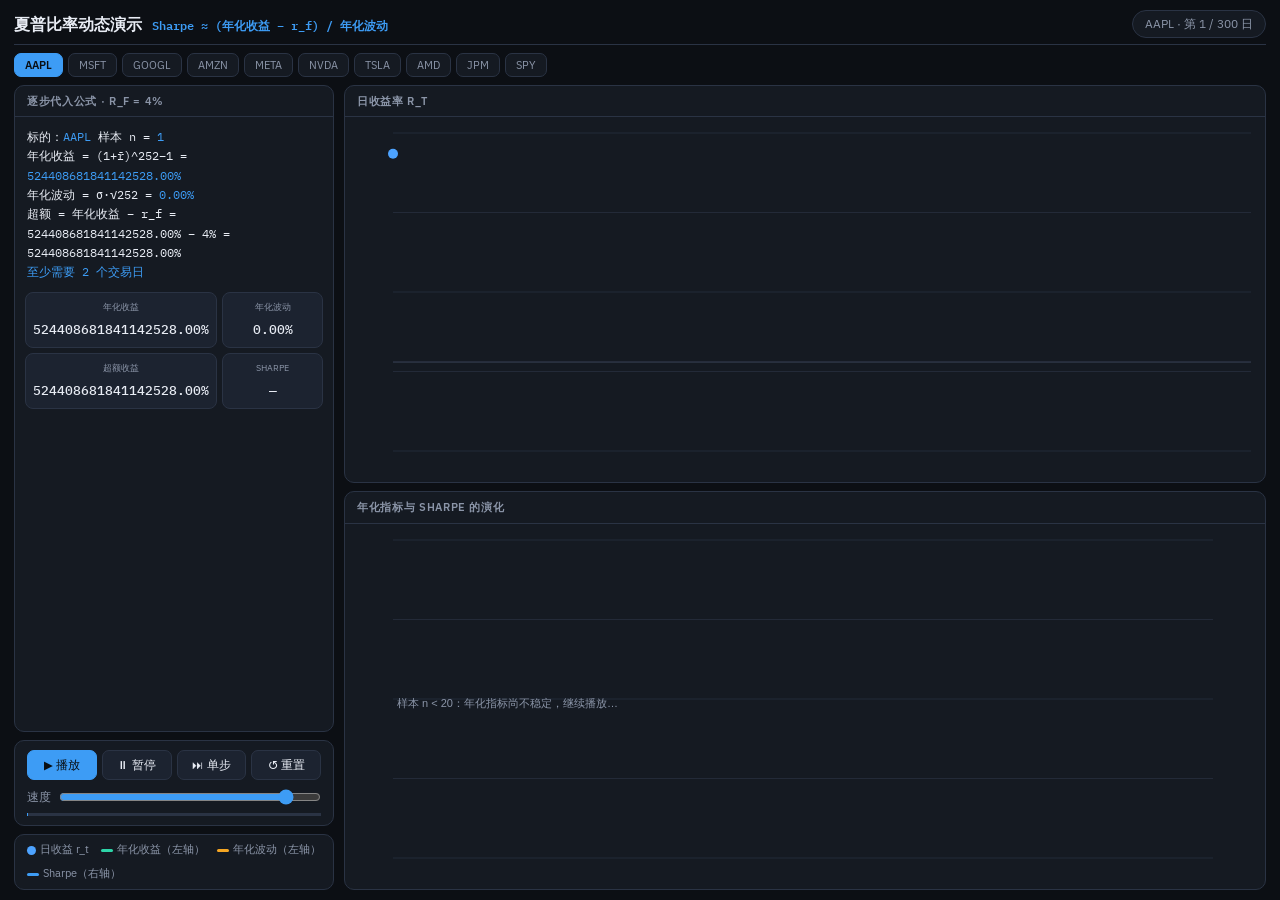
<file: assets/interactive/sharpe-ratio-demo.html>
<!DOCTYPE html>
<html lang="zh-CN">
<head>
  <meta charset="UTF-8" />
  <meta name="viewport" content="width=device-width, initial-scale=1" />
  <title>夏普比率动态演示 · 零基础学习量化金融</title>
  <link rel="preconnect" href="https://fonts.googleapis.com" />
  <link rel="preconnect" href="https://fonts.gstatic.com" crossorigin />
  <link href="https://fonts.googleapis.com/css2?family=IBM+Plex+Sans:wght@400;500;600&family=IBM+Plex+Mono:wght@400;500&display=swap" rel="stylesheet" />
  <style>
    :root {
      --bg: #0c0f14; --surface: #151a22; --surface2: #1c2330; --border: #2a3344;
      --text: #e8ecf4; --muted: #8b95a8; --accent: #3d9cf5; --green: #2dd4a8; --red: #f07178; --orange: #f5a623;
      --radius: 10px; --font: "IBM Plex Sans", system-ui, sans-serif; --mono: "IBM Plex Mono", ui-monospace, monospace;
    }
    * { box-sizing: border-box; margin: 0; padding: 0; }
    html, body { height: 100%; overflow: hidden; }
    body { font-family: var(--font); background: var(--bg); color: var(--text); line-height: 1.5; }
    .app { height: 100vh; display: grid; grid-template-rows: auto auto 1fr; gap: 8px; padding: 10px 14px; max-width: 1400px; margin: 0 auto; }
    .topbar { display: flex; align-items: center; justify-content: space-between; gap: 12px; padding-bottom: 6px; border-bottom: 1px solid var(--border); }
    .topbar h1 { font-size: 1rem; font-weight: 600; }
    .topbar .eq { font-family: var(--mono); font-size: 0.74rem; color: var(--accent); margin-left: 10px; }
    .pill { font-size: 0.74rem; color: var(--muted); background: var(--surface); border: 1px solid var(--border); border-radius: 999px; padding: 4px 12px; white-space: nowrap; }
    .tickers { display: flex; flex-wrap: wrap; gap: 5px; }
    .tbtn { font-family: var(--font); font-size: 0.68rem; padding: 4px 10px; border-radius: 7px; border: 1px solid var(--border); background: var(--surface); color: var(--muted); cursor: pointer; }
    .tbtn:hover { border-color: var(--accent); color: var(--text); }
    .tbtn.active { background: var(--accent); border-color: var(--accent); color: #0a0e12; font-weight: 600; }
    .layout { display: grid; grid-template-columns: 320px 1fr; gap: 10px; min-height: 0; }
    @media (max-width: 980px) { html, body { overflow: auto; height: auto; } .app { height: auto; min-height: 100vh; } .layout { grid-template-columns: 1fr; } }
    .card { background: var(--surface); border: 1px solid var(--border); border-radius: var(--radius); overflow: hidden; }
    .left { display: grid; grid-template-rows: 1fr auto auto; gap: 8px; min-height: 0; }
    .section-title { padding: 7px 12px; font-size: 0.68rem; font-weight: 600; color: var(--muted); text-transform: uppercase; letter-spacing: 0.06em; border-bottom: 1px solid var(--border); }
    .formula { padding: 10px 12px; font-family: var(--mono); font-size: 0.72rem; line-height: 1.68; white-space: pre-line; overflow-y: auto; max-height: 240px; }
    .formula .hl { color: var(--accent); }
    .formula .result { font-size: 0.95rem; font-weight: 500; margin-top: 4px; color: var(--green); }
    .stats { display: grid; grid-template-columns: repeat(2, 1fr); gap: 5px; padding: 0 10px 10px; }
    .stat { background: var(--surface2); border: 1px solid var(--border); border-radius: 8px; padding: 7px; text-align: center; }
    .stat label { display: block; font-size: 0.58rem; color: var(--muted); text-transform: uppercase; margin-bottom: 2px; }
    .stat span { font-family: var(--mono); font-size: 0.8rem; font-weight: 500; }
    .controls { padding: 9px 12px; }
    .btn-row { display: grid; grid-template-columns: repeat(4, 1fr); gap: 5px; margin-bottom: 8px; }
    .btn { font-family: var(--font); font-size: 0.72rem; font-weight: 500; padding: 6px 3px; border-radius: 7px; border: 1px solid var(--border); background: var(--surface2); color: var(--text); cursor: pointer; }
    .btn:hover { border-color: var(--accent); }
    .btn.primary { background: var(--accent); border-color: var(--accent); color: #0a0e12; }
    .speed { display: flex; align-items: center; gap: 8px; font-size: 0.72rem; color: var(--muted); }
    .speed input { flex: 1; accent-color: var(--accent); }
    .progress { height: 3px; background: var(--border); margin-top: 8px; }
    .progress-fill { height: 100%; background: var(--accent); width: 0%; transition: width 0.08s linear; }
    .legend { padding: 7px 12px; display: flex; flex-wrap: wrap; gap: 8px 12px; font-size: 0.66rem; color: var(--muted); }
    .legend-item { display: flex; align-items: center; gap: 4px; }
    .sw { width: 9px; height: 9px; border-radius: 50%; }
    .sw.line { width: 12px; height: 3px; border-radius: 2px; }
    .right { display: grid; grid-template-rows: 1fr 1fr; gap: 8px; min-height: 0; }
    .chart { display: flex; flex-direction: column; min-height: 0; }
    .chart-wrap { flex: 1; min-height: 0; }
    canvas { display: block; width: 100%; height: 100%; }
  </style>
</head>
<body>
  <div class="app">
    <header class="topbar">
      <div>
        <h1>夏普比率动态演示<span class="eq">Sharpe ≈ (年化收益 − r_f) / 年化波动</span></h1>
      </div>
      <div class="pill" id="stepPill">—</div>
    </header>
    <nav class="tickers" id="tickerNav"></nav>
    <div class="layout">
      <aside class="left">
        <div class="card">
          <div class="section-title">逐步代入公式 · r_f = 4%</div>
          <div class="formula" id="formulaBox">▶ 选择股票后点击「播放」</div>
          <div class="stats">
            <div class="stat"><label>年化收益</label><span id="annRetVal">—</span></div>
            <div class="stat"><label>年化波动</label><span id="annVolVal">—</span></div>
            <div class="stat"><label>超额收益</label><span id="excessVal">—</span></div>
            <div class="stat"><label>Sharpe</label><span id="sharpeVal">—</span></div>
          </div>
        </div>
        <div class="card controls">
          <div class="btn-row">
            <button class="btn primary" id="btnPlay">▶ 播放</button>
            <button class="btn" id="btnPause">⏸ 暂停</button>
            <button class="btn" id="btnStep">⏭ 单步</button>
            <button class="btn" id="btnReset">↺ 重置</button>
          </div>
          <div class="speed"><span>速度</span><input type="range" id="speed" min="1" max="10" value="9" /></div>
          <div class="progress"><div class="progress-fill" id="progress"></div></div>
        </div>
        <div class="card legend">
          <div class="legend-item"><span class="sw" style="background:#4da3ff"></span> 日收益 r_t</div>
          <div class="legend-item"><span class="sw line" style="background:var(--green)"></span> 年化收益（左轴）</div>
          <div class="legend-item"><span class="sw line" style="background:var(--orange)"></span> 年化波动（左轴）</div>
          <div class="legend-item"><span class="sw line" style="background:var(--accent)"></span> Sharpe（右轴）</div>
        </div>
      </aside>
      <main class="right">
        <div class="card chart">
          <div class="section-title">日收益率 r_t</div>
          <div class="chart-wrap" id="wrapR"><canvas id="canvasR"></canvas></div>
        </div>
        <div class="card chart">
          <div class="section-title">年化指标与 Sharpe 的演化</div>
          <div class="chart-wrap" id="wrapM"><canvas id="canvasM"></canvas></div>
        </div>
      </main>
    </div>
  </div>
  <script>
    const RETURNS = {
  "AAPL": [
    0.154462,
    -0.042675,
    0.040876,
    0.022201,
    -0.001889,
    -0.039187,
    0.014044,
    -0.019523,
    0.034298,
    0.024492,
    0.018545,
    0.004395,
    0.004135,
    0.005124,
    0.006146,
    0.003883,
    -0.037593,
    -0.03166,
    -0.001923,
    -0.01146,
    0.006361,
    0.005301,
    0.063482,
    0.010203,
    -0.002832,
    -0.004165,
    -0.000903,
    -0.011798,
    -0.009243,
    -0.023177,
    -0.003631,
    -0.030403,
    0.025435,
    0.001054,
    -0.002357,
    0.004525,
    0.004254,
    0.007825,
    -0.002225,
    -0.010854,
    0.016485,
    -0.012175,
    0.006088,
    -0.019294,
    0.002124,
    -0.013878,
    0.010082,
    -0.014085,
    0.004831,
    0.022605,
    0.002501,
    -0.005987,
    0.006324,
    -0.002793,
    0.0004,
    0.020447,
    0.012983,
    0.022344,
    0.005251,
    -0.016941,
    0.000287,
    0.005408,
    0.006045,
    -0.005914,
    -0.012089,
    0.002361,
    0.005047,
    -0.00067,
    0.005551,
    0.006187,
    0.009081,
    -0.001172,
    -0.00183,
    0.000564,
    0.000799,
    -0.013052,
    -0.01056,
    -0.007115,
    -0.025131,
    0.004818,
    -0.002126,
    0.051172,
    0.031951,
    0.042561,
    -0.008366,
    0.01091,
    0.01608,
    -0.002365,
    -0.00513,
    -0.003033,
    -0.001434,
    -0.019802,
    -0.004929,
    0.012762,
    -0.002644,
    0.009498,
    0.005164,
    0.009012,
    -0.001812,
    -0.01046,
    0.038221,
    0.005512,
    -0.000377,
    -0.007576,
    -0.014889,
    -0.032369,
    0.014336,
    0.017623,
    0.011274,
    0.006146,
    0.003539,
    -0.00466,
    0.03214,
    0.043235,
    -0.006463,
    -0.008358,
    0.01813,
    -0.005506,
    -0.004044,
    0.000789,
    0.00323,
    0.006597,
    0.003472,
    -0.00517,
    -0.000821,
    0.006179,
    -0.015626,
    -0.03463,
    0.009776,
    0.000446,
    0.006357,
    -0.007604,
    0.019622,
    0.039563,
    0.002027,
    -0.01649,
    0.004386,
    0.01252,
    0.02286,
    0.000709,
    0.00261,
    0.006322,
    -0.003806,
    -0.004897,
    0.00369,
    0.000371,
    -0.001374,
    -0.004833,
    0.004558,
    0.021644,
    -0.006479,
    -0.001905,
    -0.001982,
    -0.018207,
    -7.5e-05,
    0.004196,
    -0.008618,
    0.01972,
    0.016349,
    0.003813,
    0.002098,
    0.004693,
    0.01527,
    0.010935,
    -0.007141,
    -0.012164,
    -0.006853,
    -0.003199,
    -0.00256,
    0.005783,
    -0.002695,
    0.000901,
    -0.015014,
    0.001828,
    -0.010107,
    0.00129,
    0.005448,
    -0.009885,
    0.00514,
    0.005334,
    -0.0015,
    0.001319,
    -0.002489,
    -0.004476,
    -0.003133,
    -0.013864,
    -0.018371,
    -0.007753,
    -0.004965,
    0.001277,
    0.0034,
    0.00308,
    -0.004184,
    -0.006746,
    -0.0104,
    -0.034627,
    0.003859,
    0.002833,
    -0.001251,
    0.029777,
    0.011221,
    -0.0071,
    0.00719,
    0.004656,
    0.040664,
    -0.001967,
    0.026064,
    -0.002102,
    0.008025,
    -0.011672,
    -0.003426,
    0.006657,
    -0.050031,
    -0.022757,
    0.031701,
    0.001783,
    -0.014276,
    0.015366,
    0.006053,
    0.022414,
    0.007687,
    -0.004672,
    -0.032162,
    0.002046,
    -0.003668,
    -0.004668,
    -0.008503,
    -0.010884,
    0.009409,
    0.003659,
    -7.7e-05,
    -0.019383,
    -0.022075,
    0.010806,
    0.005583,
    -0.016892,
    -0.003925,
    -0.0039,
    0.014129,
    0.000597,
    0.003899,
    0.00107,
    -0.01619,
    -0.008731,
    0.029063,
    0.007258,
    0.001136,
    0.0115,
    -0.020728,
    0.021324,
    0.006148,
    -3.8e-05,
    -0.004919,
    -0.001429,
    0.029394,
    -0.011384,
    0.025957,
    0.010446,
    -0.025222,
    0.026326,
    0.000953,
    -0.008676,
    -0.012741,
    0.011596,
    -0.001997,
    0.004372,
    0.032426,
    -0.011827,
    0.026577,
    0.011729,
    -0.000244,
    0.020476,
    -0.001263,
    0.007243,
    0.013806,
    -0.002208,
    0.006774,
    -0.007961,
    0.003794,
    0.010971,
    0.009065,
    0.012558,
    -0.001587,
    0.008173,
    0.00534,
    -0.00144,
    -0.018426,
    0.029023,
    -0.015673,
    0.003126,
    -0.012499,
    -0.018872,
    -0.036446,
    0.003545,
    0.01389,
    -0.015222,
    0.018171,
    0.009514,
    -0.010995,
    0.006961
  ],
  "MSFT": [
    0.102607,
    -0.023673,
    0.018835,
    -0.001666,
    -0.005425,
    -0.037027,
    -0.01043,
    -0.023831,
    0.021707,
    0.020887,
    0.034892,
    0.011883,
    -0.001781,
    0.007446,
    0.003131,
    0.07711,
    0.023467,
    0.002065,
    -0.006624,
    9.3e-05,
    0.011236,
    0.001291,
    0.024244,
    -0.00027,
    0.008544,
    0.002274,
    0.002536,
    0.010206,
    -0.001537,
    -0.012318,
    0.0051,
    -0.01037,
    0.023532,
    -0.007285,
    0.002909,
    0.003691,
    0.003525,
    0.002181,
    0.001959,
    0.008277,
    0.005817,
    0.005077,
    -0.0039,
    0.003637,
    0.013325,
    -0.008226,
    0.008867,
    -0.002313,
    0.004637,
    -0.005958,
    0.01815,
    0.008519,
    0.004439,
    0.010599,
    -0.003057,
    0.002985,
    -0.010853,
    -0.001965,
    0.015896,
    -0.002261,
    -0.002226,
    0.013974,
    -0.00406,
    0.003695,
    -0.0006,
    0.005606,
    -0.000398,
    0.01211,
    -0.003247,
    2e-05,
    -0.009457,
    0.001196,
    0.009974,
    0.005578,
    -0.002372,
    0.000138,
    0.001316,
    0.03975,
    -0.017719,
    0.02215,
    -0.014829,
    -0.005361,
    -0.007864,
    0.00232,
    -0.000521,
    0.014415,
    -0.016474,
    0.003675,
    -0.004452,
    -0.005943,
    -0.014273,
    -0.008001,
    -0.001294,
    0.005962,
    -0.005887,
    -0.004426,
    0.009413,
    0.005754,
    -0.00582,
    -0.003115,
    0.000458,
    0.005233,
    -0.02569,
    0.0065,
    0.000424,
    0.003954,
    0.001286,
    0.017841,
    0.010766,
    -0.012329,
    0.001936,
    -0.003095,
    0.018746,
    -0.006755,
    -0.010201,
    0.001816,
    -0.006149,
    0.008784,
    0.006172,
    0.006545,
    0.003416,
    -0.007679,
    0.003138,
    0.021802,
    -0.008729,
    0.001669,
    -0.004692,
    -0.022014,
    0.00608,
    -0.000939,
    -0.000274,
    -0.003564,
    0.003871,
    0.006284,
    0.001692,
    0.005593,
    3.9e-05,
    0.00589,
    0.015186,
    0.019951,
    -0.000964,
    -0.029305,
    -0.0152,
    -0.001514,
    -0.00525,
    -0.014015,
    -0.019943,
    -0.000566,
    0.01858,
    0.005325,
    0.004862,
    -0.01544,
    0.013765,
    -0.005301,
    -0.027142,
    -0.013583,
    -0.016061,
    -0.013239,
    0.003997,
    0.006332,
    0.017909,
    0.013459,
    -0.010751,
    0.006723,
    -0.025134,
    0.006535,
    0.004843,
    0.016329,
    0.002044,
    -0.027458,
    0.010299,
    -0.010256,
    -0.007783,
    0.003319,
    -0.000569,
    0.016572,
    0.004024,
    -0.002066,
    0.003995,
    0.002412,
    -0.000638,
    -0.001255,
    0.000783,
    -0.007948,
    -0.022167,
    -0.000191,
    0.012016,
    0.010405,
    -0.011128,
    0.002456,
    -0.004398,
    -0.013695,
    -0.02408,
    -0.005945,
    0.007035,
    -0.011658,
    -0.022995,
    0.015895,
    0.032961,
    0.009329,
    0.021987,
    0.002193,
    -0.100311,
    -0.007436,
    -0.01615,
    -0.028846,
    0.007279,
    -0.049761,
    0.019063,
    0.031203,
    -0.000801,
    -0.021631,
    -0.006285,
    -0.0013,
    -0.011164,
    0.006936,
    -0.000578,
    -0.003094,
    -0.032196,
    0.01181,
    0.02989,
    0.002802,
    -0.022405,
    0.014828,
    0.01353,
    0.003151,
    0.013555,
    -0.004197,
    0.001103,
    -0.008935,
    -0.002174,
    -0.007476,
    -0.015738,
    0.011149,
    -0.001353,
    -0.019122,
    -0.007087,
    -0.018423,
    0.002966,
    -0.026852,
    -0.004572,
    -0.013698,
    -0.025201,
    0.006154,
    0.031308,
    -0.002166,
    0.0111,
    -0.001557,
    -0.001586,
    0.005493,
    -0.003374,
    -0.005911,
    0.03649,
    0.022792,
    0.046175,
    0.022032,
    0.006033,
    -0.011188,
    0.014599,
    0.020697,
    -0.039744,
    0.021382,
    0.000472,
    0.01045,
    -0.011183,
    -0.039381,
    0.016369,
    -0.001983,
    -0.005428,
    0.006285,
    0.016487,
    -0.013457,
    -0.005939,
    -0.011876,
    -0.006292,
    0.010438,
    0.030574,
    0.003848,
    -0.014481,
    0.008739,
    -0.002523,
    -0.001241,
    -0.006068,
    -0.008076,
    0.034701,
    0.054451,
    0.022832,
    -0.041714,
    -0.031656,
    0.001661,
    -0.026586,
    -0.011832,
    -0.020231,
    -0.014997,
    -0.017667,
    0.001025,
    0.023084,
    -0.014834,
    -0.037884,
    0.001293
  ],
  "GOOGL": [
    0.097536,
    -0.037361,
    0.028466,
    0.012365,
    -0.017467,
    -0.019195,
    -0.014251,
    -0.023251,
    0.025919,
    0.025796,
    0.025472,
    0.016938,
    -0.00839,
    -0.00282,
    -0.008548,
    0.015849,
    0.017037,
    0.001104,
    -0.006007,
    -0.073071,
    0.019292,
    -0.009986,
    0.037643,
    0.006798,
    0.036852,
    -0.008581,
    0.013689,
    0.00212,
    -0.01547,
    0.028112,
    0.013791,
    -0.014133,
    0.026462,
    -0.003142,
    -0.002919,
    -0.000703,
    -0.015878,
    -0.016967,
    0.011325,
    0.000958,
    0.032725,
    0.015178,
    0.014323,
    -0.007032,
    -0.009348,
    -0.005891,
    0.012081,
    -0.004661,
    -0.01502,
    -0.038731,
    -0.008746,
    0.009614,
    0.023566,
    0.01684,
    0.028896,
    -0.012945,
    -0.002224,
    0.016001,
    0.005006,
    -0.015335,
    -0.013812,
    0.013025,
    0.005689,
    0.014539,
    0.007639,
    0.002435,
    0.005355,
    0.003349,
    0.008099,
    0.02736,
    0.006552,
    -0.005827,
    0.010244,
    0.005279,
    -0.00312,
    0.016534,
    0.004002,
    -0.023661,
    -0.014499,
    0.031389,
    -0.001905,
    0.007326,
    0.002202,
    0.025042,
    -0.002094,
    0.011691,
    -0.006815,
    0.004873,
    0.00475,
    -0.00197,
    -0.009524,
    -0.01121,
    0.002167,
    0.031875,
    0.011694,
    -0.006502,
    0.001648,
    0.020133,
    0.006025,
    -0.007356,
    0.091734,
    0.007136,
    0.011666,
    -0.003203,
    0.02395,
    -0.001925,
    0.005031,
    0.001794,
    0.045012,
    -0.001793,
    -0.006506,
    0.010045,
    0.010701,
    -0.008619,
    -0.003454,
    -0.018007,
    -0.005477,
    0.003059,
    -0.010126,
    -0.003903,
    0.007424,
    0.003234,
    -0.001387,
    0.020759,
    -0.018696,
    -0.004651,
    -0.012665,
    -0.02059,
    0.032128,
    0.005339,
    0.022793,
    0.001717,
    0.007336,
    0.012863,
    -0.023797,
    0.004924,
    0.005537,
    0.027096,
    0.036061,
    -0.006701,
    0.026609,
    0.025225,
    -0.001033,
    0.009018,
    -0.021831,
    0.024449,
    0.001551,
    -0.020837,
    0.040512,
    0.00418,
    -0.015826,
    -0.028455,
    -0.007772,
    0.031222,
    -0.002602,
    0.030073,
    -0.0115,
    0.035352,
    0.063273,
    0.015286,
    -0.010812,
    0.00072,
    -0.016555,
    0.002928,
    0.01212,
    -0.006301,
    0.011515,
    -0.022892,
    0.010725,
    0.009885,
    -0.024329,
    -0.010064,
    -0.003464,
    -0.005361,
    -0.032175,
    0.019373,
    0.015561,
    0.008542,
    0.014773,
    -0.000828,
    -0.001849,
    0.00016,
    0.000926,
    -0.002712,
    0.006878,
    0.004417,
    -0.00696,
    0.024338,
    0.01076,
    0.00963,
    0.010026,
    0.012401,
    -0.000387,
    -0.009123,
    -0.008365,
    -0.024274,
    0.01984,
    0.006586,
    -0.007906,
    0.016275,
    0.003876,
    0.00437,
    0.006675,
    -0.00074,
    0.016856,
    -0.011595,
    -0.019659,
    -0.005382,
    -0.025361,
    0.004528,
    -0.017722,
    -0.023951,
    -0.006312,
    -0.01063,
    -0.01212,
    0.004344,
    -0.001585,
    0.04011,
    -0.011095,
    -0.001897,
    0.006442,
    -0.017666,
    0.014269,
    -0.016831,
    -0.009605,
    -0.001484,
    -0.007433,
    -0.007855,
    0.027005,
    0.002221,
    0.00541,
    -0.016695,
    -0.004187,
    0.010859,
    0.017554,
    -0.010396,
    -0.001821,
    -0.019973,
    0.003524,
    -0.038497,
    0.001688,
    -0.034433,
    -0.023441,
    -0.003064,
    0.051449,
    0.03421,
    -0.005451,
    0.014278,
    0.018247,
    0.038855,
    0.00369,
    -0.003927,
    0.012838,
    0.036127,
    0.012654,
    -0.003265,
    0.016855,
    -0.012476,
    -0.015214,
    0.02117,
    -0.001268,
    0.01627,
    0.017258,
    -0.001599,
    0.000458,
    0.09968,
    0.002314,
    -0.00633,
    0.013524,
    0.024755,
    -0.000126,
    0.007064,
    -0.030356,
    -0.003321,
    0.039444,
    -0.003852,
    -0.010702,
    0.000403,
    -0.023392,
    0.003226,
    -0.003216,
    -0.012105,
    0.015441,
    -0.000129,
    0.003345,
    -0.025108,
    -0.010444,
    -0.038602,
    -0.007909,
    0.036792,
    -0.00984,
    -0.013576,
    0.002615,
    -0.021633,
    0.0039,
    0.005339,
    0.026885,
    0.010559,
    -0.025345,
    0.011655
  ],
  "AMZN": [
    0.11977,
    -0.051701,
    0.020141,
    -0.014875,
    -0.013892,
    -0.029289,
    -0.009866,
    -0.030647,
    0.035023,
    0.042846,
    0.03289,
    0.013134,
    -0.006826,
    -0.001652,
    -0.015849,
    0.031342,
    -0.001157,
    -0.019107,
    -0.007191,
    0.019999,
    0.017858,
    0.005102,
    0.0807,
    0.013085,
    -0.005299,
    -0.024162,
    0.002047,
    0.002773,
    -0.010138,
    -0.014456,
    0.009845,
    -0.010389,
    0.025026,
    -0.00631,
    0.004787,
    -0.003354,
    0.008,
    -0.004549,
    0.007389,
    0.003281,
    0.027223,
    0.015967,
    0.002903,
    -0.020266,
    0.000188,
    -0.005346,
    0.018859,
    -0.005923,
    -0.010707,
    -0.013316,
    -0.005818,
    0.020626,
    -0.003666,
    0.024199,
    0.028464,
    -0.01751,
    0.004877,
    -0.002449,
    0.015869,
    0.000269,
    -0.018392,
    0.014497,
    -0.001258,
    0.012418,
    0.002978,
    0.002924,
    -0.013961,
    0.003092,
    0.01005,
    0.014018,
    -0.007981,
    0.003605,
    0.017259,
    -0.003402,
    0.005833,
    -0.007646,
    -0.00355,
    0.017029,
    -0.082696,
    -0.014435,
    0.009922,
    0.040047,
    0.003689,
    -0.001972,
    -0.006242,
    0.000768,
    0.013952,
    0.028589,
    0.000216,
    0.001991,
    -0.015033,
    -0.01842,
    -0.008311,
    0.031043,
    -0.003933,
    0.003378,
    0.001793,
    0.010824,
    -0.011226,
    -0.015983,
    0.002885,
    0.042878,
    -0.014214,
    0.015108,
    0.010176,
    -0.033202,
    -0.00165,
    -0.007828,
    0.014377,
    0.011321,
    -0.010382,
    -0.001684,
    0.001081,
    -0.016632,
    -0.0304,
    -0.002265,
    -0.009355,
    0.007472,
    0.010875,
    -0.011703,
    0.004828,
    0.008068,
    -0.013039,
    0.006332,
    0.003984,
    0.015511,
    0.011189,
    -0.049925,
    0.0171,
    -0.016722,
    -0.003789,
    -0.005103,
    -0.006668,
    0.016147,
    0.025637,
    -0.018376,
    0.014407,
    0.014112,
    0.01231,
    0.010045,
    0.00458,
    -0.032306,
    0.095845,
    0.040046,
    -0.018425,
    0.00353,
    -0.028617,
    0.005637,
    0.016325,
    0.002818,
    -0.019671,
    -0.027109,
    -0.012164,
    -0.007755,
    -0.044317,
    0.000629,
    -0.024923,
    0.016349,
    0.02533,
    0.014981,
    -0.002221,
    0.017717,
    0.00283,
    0.002309,
    -0.008702,
    -0.014072,
    0.001833,
    -0.011502,
    0.00454,
    0.016936,
    -0.006472,
    -0.017761,
    -0.016137,
    9e-05,
    -0.005796,
    0.024811,
    0.002602,
    0.00475,
    0.016241,
    0.001034,
    0.000602,
    -0.001935,
    0.001982,
    -0.007354,
    -0.018716,
    0.028962,
    0.033768,
    0.002615,
    0.019581,
    0.004426,
    -0.003679,
    -0.015702,
    -0.024526,
    0.006465,
    0.003947,
    -0.033958,
    0.001342,
    0.013099,
    0.020568,
    -0.003094,
    0.026256,
    -0.006825,
    -0.005267,
    -0.010053,
    0.015295,
    -0.017863,
    -0.023594,
    -0.044208,
    -0.055548,
    -0.007607,
    -0.008432,
    -0.013916,
    -0.021952,
    -0.004058,
    0.011872,
    0.018096,
    0.000342,
    0.025627,
    -0.023036,
    0.016028,
    0.009973,
    -0.012913,
    0.010004,
    -0.007667,
    0.001632,
    0.038758,
    0.009778,
    -0.026172,
    0.001313,
    0.003935,
    -0.007838,
    -0.014672,
    -0.008877,
    0.019598,
    0.016341,
    -0.024768,
    -0.005289,
    -0.016239,
    0.023226,
    -0.0138,
    0.021569,
    -0.019697,
    -0.03951,
    0.008077,
    0.036427,
    0.011043,
    -0.003799,
    0.014397,
    0.004605,
    0.034991,
    0.056045,
    0.020244,
    0.006334,
    0.038059,
    -0.002088,
    0.004829,
    0.003444,
    -0.0091,
    0.006565,
    0.021808,
    -0.001096,
    0.03493,
    -0.010872,
    -0.005438,
    0.012861,
    0.007679,
    0.012073,
    0.014128,
    0.005514,
    0.005264,
    -0.013891,
    0.005568,
    -0.013532,
    -0.011785,
    0.016214,
    -0.010773,
    -0.011526,
    0.002726,
    -0.020841,
    0.021863,
    0.013018,
    -0.007971,
    -0.003868,
    0.024728,
    0.007909,
    -0.012263,
    -0.034659,
    -0.018143,
    -0.025339,
    0.015079,
    -0.030576,
    -0.003292,
    -0.0042,
    -0.025349,
    0.014748,
    -0.012256,
    0.031314,
    -8.1e-05,
    -0.034553,
    0.029011
  ],
  "META": [
    0.148319,
    -0.067702,
    -0.005003,
    -0.02235,
    -0.018833,
    -0.037021,
    -0.001661,
    -0.033717,
    0.032404,
    0.040168,
    0.024882,
    0.026615,
    0.004535,
    0.008591,
    -0.009858,
    0.04248,
    0.043558,
    0.003785,
    -0.020045,
    0.016248,
    0.00202,
    -0.009271,
    0.079578,
    0.026068,
    0.005096,
    -0.023571,
    -0.00552,
    0.000141,
    -0.005221,
    -0.002522,
    0.001691,
    -0.015001,
    0.024438,
    0.00197,
    0.002293,
    0.003798,
    0.036302,
    -0.00606,
    0.031766,
    -0.004859,
    0.019194,
    -0.005251,
    0.012062,
    -0.011804,
    -0.001128,
    -0.015187,
    0.02907,
    -0.006986,
    -0.0021,
    -0.019346,
    0.023785,
    0.019629,
    -0.004957,
    0.02464,
    0.010415,
    0.006097,
    -0.025639,
    -0.007879,
    0.007646,
    -0.000921,
    0.003239,
    0.016853,
    -0.007582,
    -0.013418,
    0.004766,
    -0.014649,
    -0.010561,
    -0.00214,
    0.004104,
    0.012369,
    -0.011472,
    0.01248,
    0.001715,
    -0.002975,
    0.006966,
    -0.024639,
    -0.006863,
    0.112868,
    -0.030376,
    0.035245,
    -0.016674,
    0.011204,
    -0.013197,
    0.009832,
    -0.004471,
    0.031593,
    -0.01259,
    0.002635,
    0.003974,
    -0.022806,
    -0.020764,
    -0.005017,
    -0.011561,
    0.021289,
    -0.00198,
    0.001065,
    -0.008936,
    0.005005,
    -0.016569,
    -0.004874,
    0.002647,
    0.01611,
    0.004767,
    -0.0002,
    0.017862,
    -0.017968,
    -0.00144,
    0.006263,
    0.01209,
    0.018752,
    -0.004228,
    0.005862,
    -0.002403,
    -0.016354,
    -0.012782,
    0.006978,
    -0.015479,
    -0.006905,
    -0.000472,
    -0.012159,
    -0.023253,
    0.013566,
    -0.02273,
    0.007193,
    -0.003613,
    0.00669,
    0.021877,
    -0.038542,
    0.014779,
    -0.009872,
    0.012587,
    -0.007654,
    0.006819,
    0.021326,
    0.001506,
    0.000191,
    0.000806,
    0.005953,
    0.016911,
    0.000827,
    0.000307,
    -0.113586,
    -0.027252,
    -0.016451,
    -0.016333,
    0.013792,
    -0.026814,
    0.004487,
    0.016206,
    -0.007426,
    -0.028889,
    0.001449,
    -0.000707,
    -0.012256,
    -0.007195,
    -0.012363,
    -0.001987,
    0.00868,
    0.031721,
    0.037892,
    -0.004113,
    0.022689,
    -0.010953,
    0.009745,
    -0.011618,
    0.034372,
    0.018016,
    -0.009853,
    -0.014792,
    -0.010421,
    0.003978,
    -0.013023,
    0.005921,
    0.014912,
    -0.01166,
    0.023055,
    -0.008562,
    0.004151,
    0.005209,
    0.003931,
    -0.006392,
    -0.006946,
    0.011039,
    -0.008813,
    -0.014688,
    0.012905,
    0.002782,
    -0.018088,
    -0.004061,
    0.010853,
    -0.017009,
    -0.016976,
    -0.024713,
    0.008593,
    -0.000887,
    -0.02605,
    0.014658,
    0.056659,
    0.017214,
    0.020678,
    0.000909,
    -0.00631,
    0.104212,
    -0.029583,
    -0.014103,
    -0.020855,
    -0.032882,
    0.001827,
    -0.013076,
    0.023864,
    -0.009613,
    -0.003031,
    -0.028279,
    -0.015476,
    -0.000752,
    0.006158,
    0.002429,
    0.016901,
    -0.028124,
    0.003222,
    0.022546,
    0.005087,
    -0.013461,
    0.008314,
    0.002329,
    0.019342,
    -0.01074,
    -0.02382,
    0.00393,
    0.010335,
    0.00121,
    -0.025512,
    -0.038407,
    0.023284,
    -0.00764,
    -0.011219,
    -0.014598,
    -0.021512,
    0.017534,
    -0.018458,
    0.003325,
    -0.079665,
    -0.039889,
    0.020297,
    0.066716,
    0.012421,
    -0.008243,
    -0.002509,
    0.003546,
    0.065045,
    0.026099,
    0.002341,
    0.007421,
    0.044101,
    0.013732,
    0.007883,
    0.017269,
    -0.025639,
    -0.003088,
    0.008798,
    -0.023094,
    0.024111,
    0.005322,
    -0.010736,
    -0.003309,
    -0.085567,
    -0.005177,
    0.002737,
    -0.008936,
    0.013103,
    0.006418,
    -0.01165,
    -0.017682,
    0.006919,
    0.022623,
    0.002922,
    -0.006797,
    -0.004921,
    -0.014083,
    0.004069,
    0.003838,
    0.004746,
    0.003411,
    0.037454,
    5.5e-05,
    -0.00438,
    -0.050697,
    -0.004734,
    0.042455,
    0.007374,
    -0.055132,
    -0.012844,
    -0.001368,
    -0.023302,
    -0.00447,
    -0.002553,
    0.047709,
    0.01134,
    -0.054364,
    0.016984
  ],
  "NVDA": [
    0.187793,
    -0.059277,
    0.03132,
    -0.001988,
    0.013494,
    -0.068895,
    -0.028791,
    -0.045257,
    0.020493,
    0.038742,
    0.036321,
    0.043151,
    -0.020592,
    0.002674,
    -0.00092,
    0.024763,
    0.025961,
    -0.005954,
    -0.002466,
    0.031082,
    0.002655,
    -0.00615,
    0.054572,
    0.056475,
    0.041731,
    -0.003776,
    0.004237,
    0.001258,
    -0.008797,
    -0.019241,
    0.007832,
    -0.011619,
    0.032137,
    -0.005103,
    0.03256,
    -0.02923,
    0.016686,
    0.028011,
    0.004967,
    -0.013627,
    0.012384,
    0.006434,
    0.009344,
    -0.007796,
    0.015223,
    -0.020937,
    0.019197,
    -0.003947,
    0.009455,
    -0.011226,
    0.002229,
    0.025923,
    0.043422,
    0.004609,
    0.017642,
    0.001524,
    -0.029738,
    0.025814,
    0.012983,
    -0.006591,
    0.011142,
    0.018032,
    0.007503,
    0.005005,
    -0.005163,
    0.040479,
    0.003931,
    0.009527,
    -0.003416,
    -0.005984,
    -0.025424,
    0.022489,
    0.017361,
    -0.001384,
    0.018762,
    -0.007027,
    0.021458,
    -0.007822,
    -0.023368,
    0.036208,
    -0.009682,
    0.006518,
    0.007536,
    0.010693,
    -0.003508,
    0.006051,
    -0.008585,
    0.002372,
    -0.008639,
    0.008658,
    -0.035052,
    -0.001369,
    -0.002398,
    0.01723,
    0.010241,
    0.010917,
    -0.000937,
    -0.007887,
    -0.033298,
    -0.019551,
    -0.000938,
    0.005988,
    -0.026961,
    0.007737,
    0.014581,
    0.038538,
    -0.000847,
    0.003674,
    -0.000394,
    -0.016171,
    -0.026287,
    0.034996,
    0.002444,
    0.039342,
    -0.028254,
    -0.008195,
    0.004075,
    0.002818,
    0.020571,
    0.026049,
    0.003542,
    0.008825,
    -0.006733,
    -0.011102,
    -0.002699,
    0.022027,
    0.018322,
    -0.048934,
    0.028214,
    -0.044084,
    -0.001113,
    0.011027,
    0.007767,
    -0.00317,
    -0.008115,
    -0.004865,
    0.010444,
    0.022541,
    0.02812,
    0.04989,
    0.029936,
    -0.020071,
    -0.001974,
    0.021709,
    -0.03964,
    -0.017539,
    -0.036575,
    0.000373,
    0.058016,
    -0.029631,
    0.003318,
    -0.03586,
    0.017739,
    -0.018799,
    -0.028122,
    0.028494,
    -0.03157,
    -0.009758,
    0.020548,
    -0.025949,
    0.013743,
    -0.018112,
    0.016522,
    0.008572,
    -0.010321,
    0.021191,
    -0.005297,
    0.017239,
    -0.00313,
    -0.006443,
    -0.01553,
    -0.032712,
    0.007267,
    0.008124,
    -0.038206,
    0.018749,
    0.039395,
    0.014939,
    0.030093,
    -0.003175,
    0.010194,
    -0.012141,
    -0.003618,
    -0.005553,
    0.012618,
    -0.003871,
    -0.004684,
    0.010001,
    -0.021551,
    -0.000974,
    0.000433,
    0.004711,
    -0.01439,
    0.02138,
    -0.00439,
    -0.043878,
    0.029526,
    0.008303,
    0.015332,
    -0.006403,
    0.011009,
    0.015935,
    0.005176,
    -0.007178,
    -0.02892,
    -0.028433,
    -0.034151,
    -0.013281,
    0.078837,
    0.025007,
    -0.007904,
    0.00802,
    -0.016387,
    -0.022123,
    0.011832,
    0.016296,
    -0.000426,
    0.010232,
    0.009126,
    0.006796,
    0.014071,
    -0.054634,
    -0.041705,
    0.029899,
    -0.013336,
    0.016631,
    0.001641,
    -0.030151,
    0.027202,
    0.011623,
    0.006883,
    -0.015556,
    -0.015802,
    0.0165,
    -0.00705,
    -0.008421,
    -0.010214,
    -0.032864,
    0.017048,
    -0.002509,
    0.019891,
    -0.041697,
    -0.021756,
    -0.014049,
    0.055967,
    0.007752,
    0.009345,
    0.001411,
    0.002593,
    0.022378,
    0.010064,
    0.0257,
    0.00361,
    0.038083,
    0.012025,
    -0.002618,
    0.01681,
    0.001887,
    -0.010802,
    0.013124,
    -0.014141,
    0.043282,
    0.040092,
    -0.015899,
    -0.018411,
    -0.046316,
    -0.005619,
    0.000151,
    -0.009988,
    0.057732,
    0.01768,
    0.017515,
    0.019726,
    0.006113,
    0.022899,
    0.043931,
    -0.044248,
    -0.013329,
    -0.0077,
    0.012979,
    -0.01774,
    -0.019064,
    -0.002185,
    -0.010531,
    0.00777,
    -0.014533,
    0.062687,
    -0.006872,
    -0.036258,
    0.019394,
    -0.062014,
    0.01726,
    -0.002157,
    -0.037322,
    0.022203,
    0.001562,
    0.035382,
    -0.023723,
    -0.013307,
    0.029514
  ],
  "TSLA": [
    0.2269,
    -0.072741,
    -0.000357,
    0.000159,
    0.006974,
    -0.049427,
    -0.000745,
    -0.057464,
    0.046022,
    0.053662,
    0.034976,
    0.098031,
    0.003264,
    0.021513,
    -0.033798,
    -0.005812,
    0.023849,
    -0.024198,
    -0.017519,
    0.00316,
    0.031135,
    0.047188,
    0.067458,
    0.049281,
    0.04074,
    -0.013978,
    0.020886,
    -0.022544,
    0.005057,
    -0.026758,
    0.019186,
    -0.004985,
    0.069399,
    -0.016506,
    0.004287,
    -0.033396,
    -0.010881,
    0.004611,
    -0.035495,
    -0.142599,
    0.03667,
    0.045538,
    0.056744,
    0.001043,
    -0.022424,
    0.019429,
    0.011743,
    -0.03883,
    0.018018,
    0.000342,
    0.082319,
    -0.023546,
    -0.037948,
    -0.005404,
    -0.0066,
    -0.018447,
    -0.053359,
    0.049682,
    -0.00095,
    -0.067893,
    0.013166,
    -0.006481,
    0.047283,
    0.011747,
    0.010813,
    -0.019312,
    0.035041,
    -0.007026,
    0.032059,
    -0.003519,
    0.01102,
    0.001355,
    -0.08197,
    0.035244,
    0.030153,
    -0.013483,
    -0.006725,
    -0.033758,
    -0.018296,
    0.021908,
    -0.001746,
    0.036246,
    0.007377,
    0.0229,
    0.028454,
    0.005339,
    -0.004284,
    -0.011197,
    -0.014959,
    0.013916,
    -0.017454,
    -0.016428,
    -0.011701,
    0.062166,
    0.019382,
    0.014628,
    -0.005886,
    -0.010355,
    -0.035002,
    -0.013508,
    0.014361,
    0.01329,
    0.036363,
    -0.012655,
    0.001645,
    0.002363,
    0.060439,
    0.073561,
    0.035611,
    0.028241,
    0.010056,
    -0.021157,
    0.022118,
    0.019105,
    -0.019253,
    0.039779,
    -0.043813,
    0.040176,
    0.006381,
    0.003407,
    0.033144,
    -0.05106,
    -0.014151,
    0.054487,
    -0.044479,
    0.01293,
    -0.00718,
    -0.050627,
    0.054197,
    -0.015279,
    0.013769,
    -0.014708,
    0.02463,
    0.018484,
    -0.010795,
    -0.008202,
    0.022803,
    -0.033988,
    0.043115,
    0.01797,
    0.002084,
    -0.046391,
    0.037401,
    0.025867,
    -0.051476,
    0.040089,
    -0.034973,
    -0.036756,
    0.036576,
    -0.0126,
    -0.020518,
    -0.066442,
    0.005871,
    0.011302,
    -0.018757,
    0.006829,
    -0.021684,
    -0.010475,
    0.068245,
    0.003878,
    0.01712,
    0.008416,
    -7e-05,
    -0.002092,
    0.04077,
    0.017437,
    0.001034,
    -0.03389,
    0.012717,
    0.014107,
    -0.010101,
    0.027009,
    0.035624,
    0.030654,
    -0.046175,
    0.034478,
    -0.004489,
    0.015648,
    -0.006486,
    -0.00033,
    -0.021034,
    -0.032724,
    -0.011335,
    -0.010365,
    -0.025905,
    0.031045,
    -0.041424,
    -0.00358,
    0.010176,
    0.021134,
    0.008876,
    -0.00392,
    -0.017889,
    -0.001434,
    -0.00244,
    -0.041714,
    0.029076,
    0.041535,
    -0.000668,
    -0.030864,
    -0.009881,
    0.0013,
    -0.034534,
    0.033249,
    -0.019981,
    0.000356,
    -0.0378,
    -0.021674,
    0.034994,
    0.015105,
    0.018906,
    0.007196,
    -0.026152,
    0.000887,
    -0.016314,
    0.00168,
    0.000948,
    0.000267,
    -0.029115,
    0.023885,
    0.019591,
    -0.021131,
    -0.014856,
    0.002012,
    -0.027001,
    0.034427,
    -0.000961,
    -0.021748,
    0.004915,
    0.001392,
    0.021504,
    -0.031411,
    -0.009645,
    0.011145,
    0.009379,
    -0.016255,
    -0.031774,
    -0.032448,
    0.035031,
    0.005724,
    0.007623,
    -0.03586,
    -0.027626,
    -0.018102,
    0.046358,
    0.025582,
    -0.054215,
    -0.021548,
    -0.017488,
    -0.009808,
    0.006905,
    0.009635,
    0.009944,
    0.033426,
    0.076194,
    -0.007782,
    0.030136,
    -0.020269,
    -0.01549,
    0.002821,
    -0.035586,
    0.006904,
    0.006298,
    -0.006998,
    -0.008563,
    0.023686,
    0.024081,
    0.004324,
    -0.008,
    0.024039,
    0.032754,
    0.040215,
    0.03887,
    -0.025955,
    0.02727,
    -0.004424,
    -0.047507,
    -0.029012,
    -0.014342,
    0.032541,
    0.001414,
    0.019529,
    0.017793,
    0.015614,
    0.003951,
    -0.014273,
    -0.045687,
    0.0189,
    -9.4e-05,
    -0.012391,
    -0.065599,
    0.045908,
    -0.030004,
    -0.038041,
    0.046018,
    0.018239,
    0.011613,
    -0.015785,
    -0.020462,
    0.010369
  ],
  "AMD": [
    0.238205,
    -0.084056,
    0.052988,
    0.011777,
    0.00836,
    -0.07346,
    -0.008948,
    -0.022171,
    0.008181,
    0.047879,
    0.045138,
    0.023023,
    -0.002639,
    -0.003424,
    0.013429,
    -0.007191,
    0.022245,
    0.018117,
    -0.019584,
    0.017643,
    0.013352,
    0.011209,
    0.051342,
    0.040141,
    0.046772,
    -0.023191,
    0.018958,
    -0.020739,
    -0.01072,
    -0.012774,
    -0.012047,
    -0.003613,
    0.038528,
    -0.014839,
    0.001506,
    -0.020349,
    0.035221,
    0.02338,
    0.010826,
    -0.024372,
    0.004322,
    0.047681,
    0.012405,
    -0.01704,
    -0.021793,
    -0.019747,
    0.088068,
    0.005618,
    -0.002439,
    0.011436,
    0.010449,
    0.068298,
    0.035903,
    0.001953,
    0.000905,
    -0.013281,
    -0.040803,
    0.017706,
    -0.004404,
    -0.022551,
    0.022404,
    0.004281,
    0.041543,
    0.015677,
    -0.001229,
    0.064073,
    0.028726,
    0.002061,
    -0.02132,
    6.4e-05,
    -0.014522,
    0.025401,
    0.021872,
    0.026832,
    0.043191,
    0.021767,
    0.011666,
    -0.017826,
    -0.026147,
    0.029586,
    -0.013972,
    -0.064196,
    0.056891,
    0.002088,
    -0.002778,
    0.015498,
    0.05413,
    -0.018816,
    -0.019011,
    -0.007718,
    -0.054445,
    -0.008106,
    -0.009019,
    0.024739,
    -0.026228,
    0.019956,
    0.003061,
    0.008676,
    -0.035295,
    -0.001906,
    -0.001171,
    -0.002159,
    -0.065768,
    0.001786,
    0.029126,
    0.023874,
    -0.024257,
    0.018629,
    0.016333,
    -0.004344,
    -0.008102,
    -0.007791,
    -0.003356,
    0.015249,
    0.006947,
    -0.000124,
    0.002424,
    -0.011223,
    0.011915,
    0.002665,
    0.013721,
    0.034876,
    -0.029812,
    0.23708,
    0.03829,
    0.113706,
    -0.011335,
    -0.077247,
    0.007073,
    0.007716,
    0.094044,
    -0.016932,
    -0.00631,
    0.032092,
    -0.010517,
    -0.032769,
    0.020675,
    0.076301,
    0.026688,
    -0.006393,
    0.024495,
    -0.035902,
    0.005023,
    0.013783,
    -0.036973,
    0.025115,
    -0.07268,
    -0.017501,
    0.044703,
    -0.026478,
    0.089971,
    -0.042219,
    -0.004638,
    -0.025485,
    -0.042533,
    -0.029267,
    -0.078416,
    -0.010873,
    0.055305,
    -0.041479,
    0.039344,
    0.01489,
    0.010716,
    -0.020568,
    0.010965,
    -0.007445,
    0.009214,
    0.014406,
    0.002307,
    -0.000902,
    4.5e-05,
    -0.048096,
    -0.015182,
    0.00766,
    -0.052876,
    0.014891,
    0.061524,
    0.007122,
    -0.000233,
    0.000651,
    -0.000233,
    0.002884,
    -0.001252,
    -0.00548,
    0.043472,
    -0.010695,
    -0.030441,
    -0.020201,
    -0.025426,
    -0.007377,
    0.022247,
    0.063941,
    0.011902,
    0.01932,
    0.017155,
    0.000388,
    0.077096,
    0.015733,
    0.02345,
    -0.032232,
    0.002865,
    0.002817,
    -0.002216,
    -0.061266,
    0.040299,
    -0.016892,
    -0.173144,
    -0.038414,
    0.082805,
    0.036269,
    -0.01125,
    4.7e-05,
    -0.035771,
    0.006701,
    -0.020451,
    -0.014576,
    0.01624,
    -0.015833,
    -0.017737,
    0.087691,
    -0.013936,
    -0.034051,
    -0.017037,
    -0.007942,
    -0.038616,
    0.058235,
    -0.012966,
    -0.035197,
    0.053266,
    0.002714,
    0.007873,
    -0.034614,
    -0.021999,
    0.016495,
    -0.001373,
    0.016046,
    0.029129,
    -0.019194,
    0.006705,
    0.013272,
    0.072552,
    -0.074908,
    -0.008735,
    -0.029457,
    0.037696,
    0.033328,
    0.03468,
    0.012322,
    0.006131,
    0.04645,
    0.020792,
    0.035497,
    0.007305,
    0.033383,
    0.011958,
    0.078026,
    0.000467,
    -0.012357,
    0.034697,
    0.066681,
    0.006162,
    0.139128,
    -0.037894,
    -0.034067,
    0.042942,
    0.051556,
    0.017067,
    -0.052699,
    0.040171,
    0.186145,
    -0.030684,
    0.114405,
    0.007909,
    -0.022886,
    -0.006224,
    0.009428,
    -0.056927,
    -0.007333,
    -0.016485,
    0.080981,
    0.004491,
    0.039859,
    0.077817,
    -0.016571,
    0.045506,
    -0.003841,
    -0.011568,
    0.022367,
    0.040227,
    -0.035612,
    -0.108601,
    0.051353,
    -0.030235,
    -0.04859,
    0.079686,
    0.047333,
    0.069766,
    -0.073037,
    0.010231,
    0.048568
  ],
  "JPM": [
    0.082808,
    -0.031649,
    0.041092,
    -0.006426,
    -0.006949,
    -0.015491,
    0.010505,
    -0.013138,
    0.029584,
    0.023031,
    0.016001,
    -0.004566,
    -0.001389,
    0.005899,
    0.0,
    0.009509,
    0.02332,
    0.000203,
    -0.013419,
    0.000575,
    0.016756,
    -0.001575,
    0.028198,
    0.011647,
    0.010229,
    0.007123,
    0.000268,
    -0.010242,
    0.003089,
    -0.017861,
    -0.00145,
    0.000157,
    0.017974,
    -0.006939,
    0.003416,
    -0.001432,
    0.002557,
    0.006222,
    -0.007873,
    -0.008788,
    0.014763,
    0.003887,
    0.007131,
    -0.001713,
    0.000343,
    -0.012541,
    0.020884,
    -0.003176,
    0.016842,
    0.00388,
    0.012152,
    0.010978,
    0.010169,
    0.016861,
    -0.005798,
    0.009957,
    0.001761,
    0.005589,
    0.018875,
    -0.013825,
    -0.031969,
    0.001366,
    0.018051,
    -0.004688,
    0.006517,
    -0.007565,
    -0.002588,
    0.014503,
    0.0048,
    -0.001046,
    0.001606,
    0.018576,
    -0.000719,
    0.007088,
    -0.001156,
    -0.004221,
    0.008853,
    -0.011486,
    -0.023548,
    0.017166,
    -0.009974,
    -7e-05,
    -0.015374,
    0.006444,
    0.002814,
    0.011541,
    -0.008046,
    0.012691,
    -0.01267,
    0.003636,
    -0.003031,
    0.005521,
    -0.002676,
    0.016622,
    -0.004593,
    0.012638,
    0.002414,
    0.006072,
    0.00118,
    -0.005793,
    -0.000644,
    0.01461,
    -0.031538,
    -0.005071,
    0.017128,
    0.00917,
    0.016957,
    0.004484,
    0.00658,
    0.000953,
    0.008402,
    0.004817,
    0.005021,
    -0.007542,
    0.000974,
    0.002206,
    9.7e-05,
    0.008448,
    -0.001188,
    -0.000836,
    -0.01518,
    -0.01032,
    0.008183,
    0.002127,
    -0.004866,
    -0.012012,
    0.004983,
    -0.015337,
    0.023767,
    -0.019313,
    0.01207,
    -0.023622,
    -0.003316,
    0.016295,
    -0.017604,
    -0.010133,
    0.001477,
    0.020237,
    0.012473,
    0.004018,
    0.000496,
    0.012991,
    0.005482,
    -0.005745,
    -0.000326,
    0.007935,
    0.005637,
    0.002545,
    0.008612,
    -0.004046,
    0.015322,
    -0.034435,
    -0.019153,
    -0.010778,
    -0.003228,
    0.013023,
    -0.016285,
    -0.001219,
    -6.8e-05,
    0.016949,
    0.015467,
    0.017857,
    -0.013416,
    -0.0034,
    0.01394,
    0.012842,
    -0.003385,
    0.000545,
    -0.047084,
    0.032268,
    0.023672,
    0.003626,
    0.004754,
    -0.0141,
    -0.001824,
    -0.006347,
    0.013581,
    0.018714,
    0.008873,
    0.010033,
    -0.003863,
    -0.012804,
    -0.001029,
    -0.003745,
    0.010212,
    0.026544,
    0.006253,
    -0.022875,
    0.008602,
    -0.001828,
    -0.014343,
    -0.042076,
    -0.009793,
    0.004537,
    0.01043,
    -0.031289,
    -0.002324,
    0.00529,
    -0.019561,
    0.011208,
    -0.002437,
    0.001539,
    0.018879,
    -0.001738,
    0.007392,
    0.021882,
    0.007723,
    -0.022516,
    0.039655,
    -0.000935,
    -0.011915,
    -0.023549,
    -0.026445,
    -0.000299,
    0.015213,
    0.005399,
    -0.002376,
    0.008938,
    -0.04242,
    -0.001249,
    0.020284,
    0.009377,
    -0.019138,
    -0.00917,
    0.00912,
    -0.002912,
    -0.019605,
    -0.013936,
    0.001528,
    -0.004126,
    -0.004213,
    -0.016188,
    0.001955,
    0.009647,
    0.002564,
    0.002978,
    0.000804,
    -0.004922,
    0.011752,
    0.008634,
    0.010382,
    -0.012793,
    -0.030397,
    0.003306,
    0.036809,
    0.004169,
    -0.002654,
    0.008018,
    0.0066,
    0.035541,
    0.007663,
    -0.001482,
    0.012295,
    -0.008161,
    -0.016682,
    0.01314,
    0.001097,
    0.021593,
    -0.012587,
    6.4e-05,
    -0.004249,
    -0.01094,
    0.010867,
    -0.000578,
    -0.007064,
    0.01287,
    -0.002426,
    -0.015425,
    0.005688,
    0.017776,
    -0.027406,
    -0.013615,
    -0.006951,
    0.016267,
    -0.015186,
    -0.001132,
    -0.007002,
    0.009805,
    -0.016726,
    0.021238,
    0.003378,
    0.011155,
    0.001175,
    -0.02432,
    -0.00852,
    0.008695,
    -0.009121,
    0.014768,
    -0.000365,
    0.033372,
    0.004761,
    -0.004034,
    0.005111,
    -0.011385,
    0.014071,
    0.023063,
    -0.004116,
    0.036756,
    0.007006,
    -0.024711
  ],
  "SPY": [
    0.107021,
    -0.044574,
    0.018164,
    0.009873,
    -0.00285,
    -0.022619,
    0.001452,
    -0.02423,
    0.026497,
    0.015773,
    0.02142,
    0.00735,
    0.000388,
    0.006407,
    0.000404,
    0.007208,
    0.015095,
    -0.00583,
    -0.008498,
    0.004277,
    0.007085,
    -0.001295,
    0.0336,
    0.006711,
    0.001299,
    0.004963,
    0.006435,
    0.001111,
    -0.003416,
    -0.017119,
    0.000401,
    -0.006936,
    0.021129,
    -0.005878,
    0.004011,
    -0.001136,
    0.005723,
    0.005793,
    -0.000273,
    -0.004909,
    0.010432,
    0.000915,
    0.005759,
    -0.002897,
    0.004037,
    -0.011355,
    0.009665,
    -0.008679,
    -0.000153,
    -0.002378,
    0.010004,
    0.011188,
    0.000567,
    0.007922,
    0.00503,
    0.00484,
    -0.000328,
    0.004589,
    0.008011,
    -0.007575,
    -0.000555,
    0.00607,
    0.002855,
    -0.003558,
    0.001932,
    -0.004325,
    0.003384,
    0.006194,
    -0.000741,
    0.001919,
    0.000145,
    0.00861,
    0.000335,
    0.004275,
    -0.000254,
    -0.002669,
    -0.001274,
    -0.003796,
    -0.016588,
    0.015386,
    -0.005131,
    0.007753,
    -0.000848,
    0.007891,
    -0.002001,
    0.010773,
    0.003464,
    9.4e-05,
    -0.002369,
    -0.00022,
    -0.005489,
    -0.002689,
    -0.00406,
    0.015541,
    -0.004453,
    0.004237,
    0.002305,
    0.003583,
    -0.006034,
    -0.007498,
    0.005484,
    0.008456,
    -0.00293,
    0.002485,
    0.002339,
    0.002925,
    0.008407,
    -0.000338,
    0.005386,
    -0.001393,
    -0.001257,
    0.004726,
    0.004996,
    0.004772,
    -0.00549,
    -0.003209,
    -0.004654,
    0.005779,
    0.002835,
    0.003799,
    0.003437,
    0.001162,
    -1.5e-05,
    0.003617,
    -0.003739,
    0.006014,
    -0.002922,
    -0.027259,
    0.015479,
    -0.001232,
    0.004478,
    -0.006869,
    0.005726,
    0.01049,
    -1.5e-05,
    -0.005243,
    0.005981,
    0.008242,
    0.011898,
    0.002678,
    0.000484,
    -0.01109,
    0.003308,
    0.001892,
    -0.011953,
    0.003495,
    -0.01082,
    0.000993,
    0.015738,
    0.002309,
    0.000561,
    -0.016733,
    -0.000165,
    -0.009396,
    -0.00847,
    0.003897,
    -0.015374,
    0.010049,
    0.014847,
    0.009487,
    0.006962,
    0.005505,
    -0.004604,
    0.001868,
    0.003492,
    0.000737,
    0.001915,
    -0.003029,
    -0.00087,
    0.006688,
    0.002346,
    -0.010842,
    -0.001524,
    -0.002755,
    -0.011097,
    0.007616,
    0.009114,
    0.006264,
    0.004595,
    0.003537,
    -0.000102,
    -0.003583,
    -0.001228,
    -0.007449,
    0.001843,
    0.006696,
    0.005979,
    -0.003241,
    -0.000102,
    0.006649,
    0.001579,
    -0.00201,
    -0.004942,
    0.002738,
    -0.000842,
    -0.020466,
    0.011604,
    0.005252,
    0.000365,
    0.005106,
    0.004006,
    -0.000101,
    -0.001995,
    -0.002999,
    0.004998,
    -0.008501,
    -0.00487,
    -0.012557,
    0.01929,
    0.004848,
    -0.002651,
    -0.000232,
    -0.015532,
    0.000708,
    0.001622,
    0.005065,
    -0.002652,
    0.007271,
    -0.010266,
    0.007308,
    0.008484,
    -0.005584,
    -0.004828,
    0.000572,
    -0.008862,
    0.007094,
    -0.005606,
    -0.013179,
    0.008808,
    -0.001616,
    -0.001262,
    -0.015268,
    -0.005692,
    0.010234,
    0.002645,
    -0.014031,
    -0.002478,
    -0.014377,
    0.010531,
    -0.003367,
    0.005589,
    -0.017911,
    -0.017102,
    -0.003353,
    0.029156,
    0.007557,
    0.000903,
    0.004741,
    0.000441,
    0.025543,
    0.005785,
    -0.000664,
    0.0098,
    0.012219,
    0.007913,
    0.002464,
    0.012119,
    -0.002005,
    -0.006565,
    0.010154,
    -0.003891,
    0.00777,
    0.001727,
    -0.004879,
    -0.000155,
    0.009976,
    0.002776,
    -0.003673,
    0.008043,
    0.013936,
    -0.003074,
    0.008278,
    0.002283,
    -0.001519,
    0.005609,
    0.007915,
    -0.01206,
    -0.000705,
    -0.006678,
    0.010276,
    0.001988,
    0.003942,
    0.006656,
    -0.000174,
    0.005531,
    0.002498,
    0.00273,
    0.001361,
    -0.007035,
    0.003788,
    -0.025874,
    0.00227,
    -0.002943,
    -0.015806,
    0.017042,
    0.005422,
    0.017679,
    -0.005977,
    -0.01252,
    0.010396
  ]
};
    const TICKERS = ["AAPL", "MSFT", "GOOGL", "AMZN", "META", "NVDA", "TSLA", "AMD", "JPM", "SPY"];
    const RF = 0.04;
    const TD = 252;
    const N = 300;
    const RUN_WINDOW = 60;
    const MIN_METRIC_DAYS = 20;                    // 前 20 日样本过少，年化指标不稳定，不入图

    let ticker = TICKERS[0];
    let frame = 0, playing = false, timer = null;

    const cR = document.getElementById('canvasR');
    const cM = document.getElementById('canvasM');
    const rCtx = cR.getContext('2d');
    const mCtx = cM.getContext('2d');

    function series() { return RETURNS[ticker]; }

    function sharpeStats(k) {
      const slice = series().slice(0, k + 1);
      const n = slice.length;
      const mean = slice.reduce((a, b) => a + b, 0) / n;
      const annRet = Math.pow(1 + mean, TD) - 1;
      const variance = slice.reduce((a, r) => a + (r - mean) ** 2, 0) / Math.max(1, n - 1);
      const annVol = Math.sqrt(variance) * Math.sqrt(TD);
      const excess = annRet - RF;
      const sharpe = n >= 2 && annVol > 0 ? excess / annVol : NaN;
      return { slice, n, annRet, annVol, excess, sharpe };
    }

    function pad() { return { left: 48, right: 14, top: 16, bottom: 32 }; }
    function xPos(i, span, p, w) { return p.left + (i / Math.max(1, span - 1)) * (w - p.left - p.right); }

    function setupCanvas(wrapId, canvas) {
      const wrap = document.getElementById(wrapId);
      const dpr = window.devicePixelRatio || 1;
      const w = wrap.clientWidth, h = wrap.clientHeight;
      canvas.width = Math.max(1, w * dpr);
      canvas.height = Math.max(1, h * dpr);
      canvas.style.width = w + 'px';
      canvas.style.height = h + 'px';
      const ctx = canvas.getContext('2d');
      ctx.setTransform(dpr, 0, 0, dpr, 0, 0);
      return { w, h, ctx };
    }

    function drawGrid(ctx, w, h, p) {
      ctx.strokeStyle = '#232a38'; ctx.lineWidth = 1;
      for (let i = 0; i <= 4; i++) {
        const y = p.top + (i / 4) * (h - p.top - p.bottom);
        ctx.beginPath(); ctx.moveTo(p.left, y); ctx.lineTo(w - p.right, y); ctx.stroke();
      }
    }

    function drawReturns(k) {
      const { w, h, ctx } = setupCanvas('wrapR', cR);
      const p = pad();
      const { slice, n } = sharpeStats(k);
      ctx.clearRect(0, 0, w, h);
      drawGrid(ctx, w, h, p);
      const minV = Math.min(-0.06, ...slice) * 1.1;
      const maxV = Math.max(0.06, ...slice) * 1.1;
      const y = v => p.top + (1 - (v - minV) / (maxV - minV)) * (h - p.top - p.bottom);
      const y0 = y(0);
      ctx.strokeStyle = '#3a4458'; ctx.lineWidth = 1;
      ctx.beginPath(); ctx.moveTo(p.left, y0); ctx.lineTo(w - p.right, y0); ctx.stroke();
      ctx.strokeStyle = '#4da3ff'; ctx.lineWidth = 1.5; ctx.beginPath();
      for (let i = 0; i <= k; i++) {
        const x = xPos(i, n, p, w), yy = y(slice[i]);
        i === 0 ? ctx.moveTo(x, yy) : ctx.lineTo(x, yy);
      }
      ctx.stroke();
      const x = xPos(k, n, p, w);
      ctx.fillStyle = '#4da3ff';
      ctx.beginPath(); ctx.arc(x, y(slice[k]), 5, 0, Math.PI * 2); ctx.fill();
    }

    function drawMetrics(k) {
      const { w, h, ctx } = setupCanvas('wrapM', cM);
      const p = { left: 48, right: 52, top: 16, bottom: 32 };
      const atEnd = k >= N - 1;
      ctx.clearRect(0, 0, w, h);
      drawGrid(ctx, w, h, p);

      const iEnd = k + 1;
      if (iEnd <= MIN_METRIC_DAYS) {
        ctx.fillStyle = '#8b95a8';
        ctx.font = '11px IBM Plex Sans,sans-serif';
        ctx.fillText(`样本 n < ${MIN_METRIC_DAYS}：年化指标尚不稳定，继续播放…`, p.left + 4, h / 2);
        return;
      }

      const hist = [];
      for (let i = MIN_METRIC_DAYS; i <= iEnd; i++) {
        const st = sharpeStats(i - 1);
        hist.push({ n: i, annRet: st.annRet, annVol: st.annVol, sharpe: st.sharpe });
      }

      const iStart = atEnd ? 0 : Math.max(0, hist.length - RUN_WINDOW);
      const win = hist.slice(iStart);

      const pctVals = win.flatMap(h => [h.annRet, h.annVol]);
      const minPct = Math.min(...pctVals, 0);
      const maxPct = Math.max(...pctVals, 0.15);
      const padPct = Math.max(0.02, (maxPct - minPct) * 0.12);

      const shVals = win.map(h => h.sharpe).filter(v => !Number.isNaN(v));
      const minSh = shVals.length ? Math.min(...shVals, 0) : 0;
      const maxSh = shVals.length ? Math.max(...shVals, 1) : 2;
      const padSh = Math.max(0.15, (maxSh - minSh) * 0.12);

      const yPct = v => p.top + (1 - (v - minPct + padPct) / (maxPct - minPct + 2 * padPct)) * (h - p.top - p.bottom);
      const ySh  = v => p.top + (1 - (v - minSh + padSh) / (maxSh - minSh + 2 * padSh)) * (h - p.top - p.bottom);
      const xFor = j => atEnd
        ? xPos(j, Math.max(1, win.length - 1), p, w)
        : p.left + (j / Math.max(1, win.length - 1)) * (w - p.left - p.right);

      function drawSeries(key, yFn, color) {
        ctx.strokeStyle = color; ctx.lineWidth = 2; ctx.beginPath();
        let started = false;
        win.forEach((row, j) => {
          const v = row[key];
          if (Number.isNaN(v)) return;
          const x = xFor(j), yy = yFn(v);
          if (!started) { ctx.moveTo(x, yy); started = true; } else ctx.lineTo(x, yy);
        });
        if (started) ctx.stroke();
      }

      drawSeries('annRet', yPct, '#2dd4a8');
      drawSeries('annVol', yPct, '#f5a623');
      if (shVals.length) drawSeries('sharpe', ySh, '#3d9cf5');

      if (RF >= minPct - padPct && RF <= maxPct + padPct) {
        ctx.strokeStyle = 'rgba(245,166,35,0.45)'; ctx.setLineDash([4, 4]); ctx.lineWidth = 1;
        ctx.beginPath(); ctx.moveTo(p.left, yPct(RF)); ctx.lineTo(w - p.right, yPct(RF)); ctx.stroke();
        ctx.setLineDash([]);
      }

      ctx.fillStyle = '#8b95a8'; ctx.font = '10px IBM Plex Sans,sans-serif';
      ctx.fillText(`左轴：年化 %  ·  右轴：Sharpe  ·  n=${iEnd}`, p.left + 2, p.top + 12);
      ctx.textAlign = 'right';
      ctx.fillText(`${(maxSh + padSh).toFixed(1)}`, w - p.right + 40, p.top + 4);
      ctx.fillText(`${(minSh - padSh).toFixed(1)}`, w - p.right + 40, h - p.bottom + 4);
      ctx.textAlign = 'left';
      ctx.fillText(`${((maxPct + padPct) * 100).toFixed(0)}%`, p.left - 2, p.top + 4);
      ctx.fillText(`${((minPct - padPct) * 100).toFixed(0)}%`, p.left - 2, h - p.bottom + 4);
    }

    function updateUI(k) {
      const { n, annRet, annVol, excess, sharpe } = sharpeStats(k);
      document.getElementById('stepPill').textContent = `${ticker} · 第 ${n} / ${N} 日`;
      document.getElementById('progress').style.width = `${(n / N) * 100}%`;
      document.getElementById('annRetVal').textContent = `${(annRet * 100).toFixed(2)}%`;
      document.getElementById('annVolVal').textContent = `${(annVol * 100).toFixed(2)}%`;
      document.getElementById('excessVal').textContent = `${(excess * 100).toFixed(2)}%`;
      document.getElementById('sharpeVal').textContent = Number.isNaN(sharpe) ? '—' : sharpe.toFixed(2);
      const sh = Number.isNaN(sharpe) ? '—' : sharpe.toFixed(2);
      document.getElementById('formulaBox').innerHTML =
        `标的：<span class="hl">${ticker}</span>  样本 n = <span class="hl">${n}</span>\n` +
        `年化收益 = (1+r̄)^252−1 = <span class="hl">${(annRet * 100).toFixed(2)}%</span>\n` +
        `年化波动 = σ·√252 = <span class="hl">${(annVol * 100).toFixed(2)}%</span>\n` +
        `超额 = 年化收益 − r_f = ${(annRet * 100).toFixed(2)}% − ${(RF * 100).toFixed(0)}% = ${(excess * 100).toFixed(2)}%\n` +
        (n >= 2
          ? `<span class="result">Sharpe = ${(excess * 100).toFixed(2)}% / ${(annVol * 100).toFixed(2)}% = ${sh}</span>`
          : `<span class="hl">至少需要 2 个交易日</span>`);
    }

    function draw(k) { frame = k; drawReturns(k); drawMetrics(k); updateUI(k); }

    function pause() { playing = false; clearTimeout(timer); document.getElementById('btnPlay').textContent = '▶ 播放'; }
    function schedule() {
      clearTimeout(timer); if (!playing) return;
      const ms = 1150 - Number(document.getElementById('speed').value) * 95;
      timer = setTimeout(() => {
        if (frame < N - 1) { draw(frame + 1); schedule(); } else pause();
      }, ms);
    }
    function play() {
      if (frame >= N - 1) draw(0);
      playing = true;
      document.getElementById('btnPlay').textContent = '▶ 播放中';
      schedule();
    }
    function step() { if (frame < N - 1) draw(frame + 1); else pause(); }
    function reset() { pause(); draw(0); }

    document.getElementById('btnPlay').addEventListener('click', () => playing ? pause() : play());
    document.getElementById('btnPause').addEventListener('click', pause);
    document.getElementById('btnStep').addEventListener('click', () => { pause(); step(); });
    document.getElementById('btnReset').addEventListener('click', reset);
    document.getElementById('speed').addEventListener('input', () => { if (playing) schedule(); });

    const nav = document.getElementById('tickerNav');
    TICKERS.forEach(t => {
      const b = document.createElement('button');
      b.className = 'tbtn' + (t === ticker ? ' active' : '');
      b.textContent = t;
      b.addEventListener('click', () => {
        ticker = t;
        nav.querySelectorAll('.tbtn').forEach(x => x.classList.toggle('active', x.textContent === t));
        pause(); draw(0);
      });
      nav.appendChild(b);
    });

    window.addEventListener('resize', () => draw(frame));
    draw(0);
  </script>
</body>
</html>
</file>
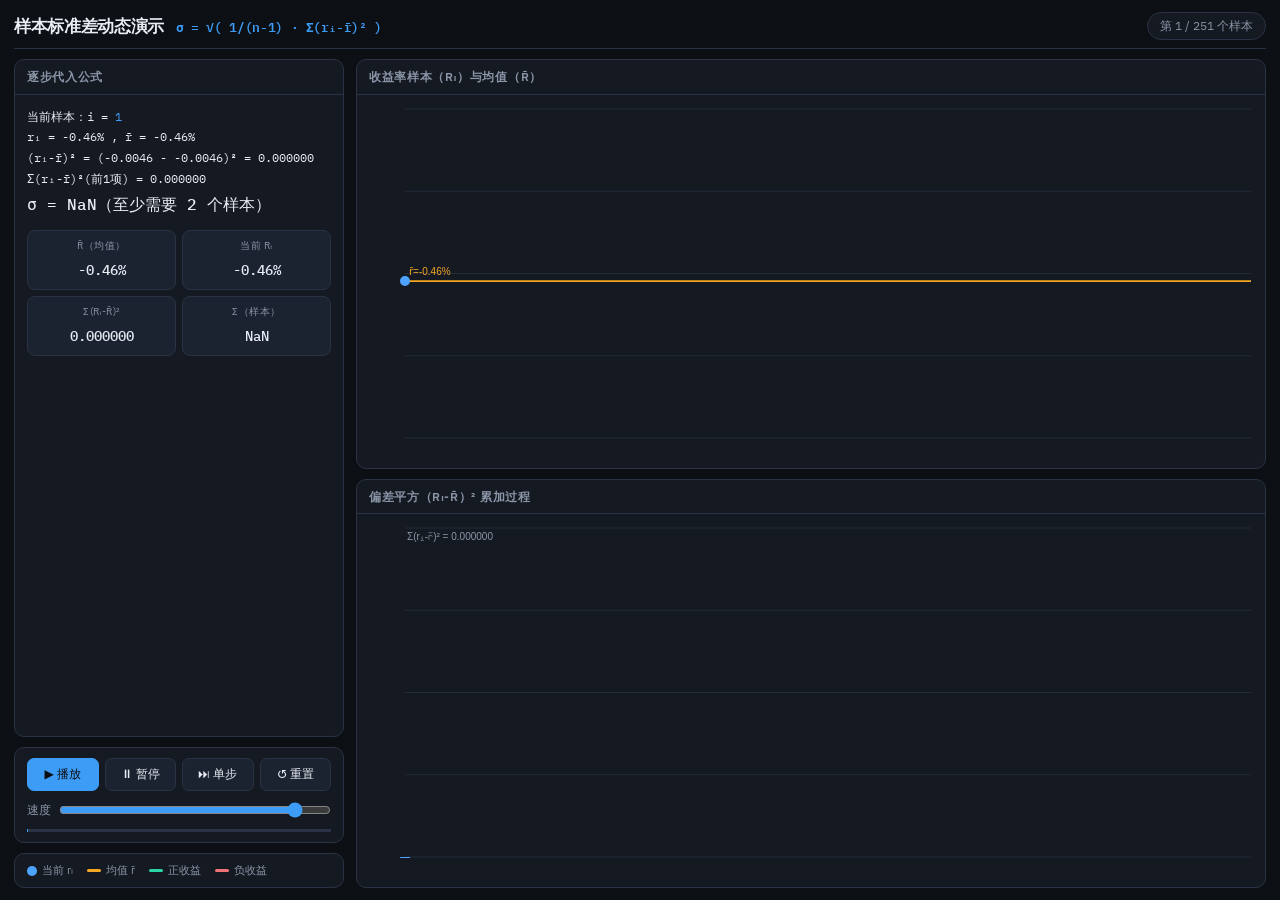
<file: assets/interactive/std-dev-demo.html>
<!DOCTYPE html>
<html lang="zh-CN">
<head>
  <meta charset="UTF-8" />
  <meta name="viewport" content="width=device-width, initial-scale=1" />
  <title>样本标准差动态演示 · 零基础学习量化金融</title>
  <link rel="preconnect" href="https://fonts.googleapis.com" />
  <link rel="preconnect" href="https://fonts.gstatic.com" crossorigin />
  <link href="https://fonts.googleapis.com/css2?family=IBM+Plex+Sans:wght@400;500;600&family=IBM+Plex+Mono:wght@400;500&display=swap" rel="stylesheet" />
  <style>
    :root {
      --bg: #0c0f14;
      --surface: #151a22;
      --surface2: #1c2330;
      --border: #2a3344;
      --text: #e8ecf4;
      --muted: #8b95a8;
      --accent: #3d9cf5;
      --green: #2dd4a8;
      --red: #f07178;
      --radius: 10px;
      --font: "IBM Plex Sans", system-ui, sans-serif;
      --mono: "IBM Plex Mono", ui-monospace, monospace;
    }
    * { box-sizing: border-box; margin: 0; padding: 0; }
    html, body { height: 100%; overflow: hidden; }
    body { font-family: var(--font); background: var(--bg); color: var(--text); line-height: 1.5; }
    .app { height: 100vh; display: grid; grid-template-rows: auto 1fr; gap: 10px; padding: 12px 14px; max-width: 1400px; margin: 0 auto; }
    .topbar { display: flex; align-items: center; justify-content: space-between; gap: 12px; padding-bottom: 8px; border-bottom: 1px solid var(--border); }
    .topbar h1 { font-size: 1.05rem; font-weight: 600; letter-spacing: -0.02em; }
    .topbar .eq { font-family: var(--mono); font-size: 0.8rem; color: var(--accent); margin-left: 12px; }
    .topbar .pill { font-size: 0.76rem; color: var(--muted); background: var(--surface); border: 1px solid var(--border); border-radius: 999px; padding: 4px 12px; white-space: nowrap; }
    .layout { display: grid; grid-template-columns: 330px 1fr; gap: 12px; min-height: 0; }
    @media (max-width: 980px) { html, body { overflow: auto; height: auto; } .app { height: auto; min-height: 100vh; } .layout { grid-template-columns: 1fr; } }
    .card { background: var(--surface); border: 1px solid var(--border); border-radius: var(--radius); overflow: hidden; }
    .left { display: grid; grid-template-rows: 1fr auto auto; gap: 10px; min-height: 0; }
    .section-title { padding: 8px 12px; font-size: 0.72rem; font-weight: 600; color: var(--muted); text-transform: uppercase; letter-spacing: 0.06em; border-bottom: 1px solid var(--border); }
    .formula { padding: 12px; font-family: var(--mono); font-size: 0.76rem; line-height: 1.72; white-space: pre-line; overflow-y: auto; }
    .formula .hl { color: var(--accent); }
    .formula .result { font-size: 1.02rem; font-weight: 500; margin-top: 6px; }
    .stats { display: grid; grid-template-columns: repeat(2, 1fr); gap: 6px; padding: 0 12px 12px; }
    .stat { background: var(--surface2); border: 1px solid var(--border); border-radius: 8px; padding: 8px; text-align: center; }
    .stat label { display: block; font-size: 0.62rem; color: var(--muted); text-transform: uppercase; letter-spacing: 0.05em; margin-bottom: 3px; }
    .stat span { font-family: var(--mono); font-size: 0.86rem; font-weight: 500; }
    .controls { padding: 10px 12px; }
    .btn-row { display: grid; grid-template-columns: repeat(4, 1fr); gap: 6px; margin-bottom: 10px; }
    .btn { font-family: var(--font); font-size: 0.76rem; font-weight: 500; padding: 7px 4px; border-radius: 7px; border: 1px solid var(--border); background: var(--surface2); color: var(--text); cursor: pointer; }
    .btn:hover { border-color: var(--accent); }
    .btn.primary { background: var(--accent); border-color: var(--accent); color: #0a0e12; }
    .speed { display: flex; align-items: center; gap: 8px; font-size: 0.75rem; color: var(--muted); }
    .speed input { flex: 1; accent-color: var(--accent); }
    .progress { height: 3px; background: var(--border); margin-top: 10px; }
    .progress-fill { height: 100%; background: var(--accent); width: 0%; transition: width 0.08s linear; }
    .legend { padding: 8px 12px; display: flex; flex-wrap: wrap; gap: 10px 14px; font-size: 0.7rem; color: var(--muted); }
    .legend-item { display: flex; align-items: center; gap: 5px; }
    .sw { width: 10px; height: 10px; border-radius: 50%; }
    .sw.line { width: 14px; height: 3px; border-radius: 2px; }
    .right { display: grid; grid-template-rows: 1fr 1fr; gap: 10px; min-height: 0; }
    .chart { display: flex; flex-direction: column; min-height: 0; }
    .chart-wrap { flex: 1; min-height: 0; position: relative; }
    canvas { display: block; width: 100%; height: 100%; }
  </style>
</head>
<body>
  <div class="app">
    <header class="topbar">
      <div>
        <h1>样本标准差动态演示<span class="eq">σ = √( 1/(n-1) · Σ(rᵢ-r̄)² )</span></h1>
      </div>
      <div class="pill" id="stepPill">第 1 / 251 个样本</div>
    </header>

    <div class="layout">
      <aside class="left">
        <div class="card">
          <div class="section-title">逐步代入公式</div>
          <div class="formula" id="formulaBox">▶ 点击「播放」开始演示</div>
          <div class="stats">
            <div class="stat"><label>r̄（均值）</label><span id="meanVal">—</span></div>
            <div class="stat"><label>当前 rᵢ</label><span id="riVal">—</span></div>
            <div class="stat"><label>Σ(rᵢ-r̄)²</label><span id="sumSqVal">—</span></div>
            <div class="stat"><label>σ（样本）</label><span id="sigmaVal">—</span></div>
          </div>
        </div>

        <div class="card controls">
          <div class="btn-row">
            <button class="btn primary" id="btnPlay">▶ 播放</button>
            <button class="btn" id="btnPause">⏸ 暂停</button>
            <button class="btn" id="btnStep">⏭ 单步</button>
            <button class="btn" id="btnReset">↺ 重置</button>
          </div>
          <div class="speed">
            <span>速度</span>
            <input type="range" id="speed" min="1" max="10" value="9" />
          </div>
          <div class="progress"><div class="progress-fill" id="progress"></div></div>
        </div>

        <div class="card legend">
          <div class="legend-item"><span class="sw" style="background:#4da3ff"></span> 当前 rᵢ</div>
          <div class="legend-item"><span class="sw line" style="background:#f5a623"></span> 均值 r̄</div>
          <div class="legend-item"><span class="sw line" style="background:var(--green)"></span> 正收益</div>
          <div class="legend-item"><span class="sw line" style="background:var(--red)"></span> 负收益</div>
        </div>
      </aside>

      <main class="right">
        <div class="card chart">
          <div class="section-title">收益率样本（rᵢ）与均值（r̄）</div>
          <div class="chart-wrap" id="wrapR"><canvas id="canvasR"></canvas></div>
        </div>
        <div class="card chart">
          <div class="section-title">偏差平方（rᵢ-r̄）² 累加过程</div>
          <div class="chart-wrap" id="wrapSq"><canvas id="canvasSq"></canvas></div>
        </div>
      </main>
    </div>
  </div>

  <script>
    // 251 个日收益率样本（约一年交易日，与日收益率演示同源）
    const RETURNS = [
      -0.004556, -0.016129, 0.004311, 0.000452, 0.018009, 0.004159, -0.009333, -0.018564,
      0.007952, -0.003212, -0.000283, -0.00673, -0.023343, 0.011484, 0.006397, 0.003264,
      0.008562, -0.014375, 0.024232, -0.003196, 0.004893, 0.009571, -0.032099, 0.020677,
      0.001291, -0.019784, -0.003716, 0.033343, -0.002277, -0.016476, -0.001415, 0.005271,
      -0.006878, -0.006642, 0.014802, 0.010587, 0.000557, -0.000223, 0.00234, -0.004613,
      0.000503, 0.002232, 0.01832, -0.013397, 0.011861, 0.02065, -0.00966, 0.002818,
      0.00362, -0.001346, -0.005122, -0.01138, -0.025983, 0.007541, -0.038709, 0.00674,
      0.011543, -0.011754, 0.007333, 0.009171, 0.009201, -0.004727, 0.004806, 0.003039,
      -0.009089, -0.005718, 0.008371, -0.005873, 0.006021, 0.001694, -0.002198, 0.001977,
      0.00468, 0.001515, 0.002802, 0.008885, -0.001385, 0.003217, -0.001659, 0.005538,
      -0.000716, 0.009259, 0.014034, -0.016047, 0.017458, 0.014953, -0.008692, 0.029457,
      0.003479, 0.006986, 0.021122, -0.006845, -0.012669, -0.003234, 0.002729, 0.005392,
      0.009143, 0.021056, -0.008675, -0.013901, 0.004412, 0.000353, -0.000252, -0.01575,
      0.008719, 0.008491, -0.002773, 0.033217, -0.013603, 0.012898, -0.006318, -0.00966,
      -0.013438, 0.013015, -0.006673, -0.005214, -0.004233, 0.00577, 0.014794, 0.004909,
      0.016086, 0.017288, -0.004058, 0.005129, 0.011922, 0.010226, 0.002799, 0.020282,
      -0.001322, -0.001004, 0.005941, -0.000363, -0.010316, 0.014786, 0.002172, 0.013456,
      0.016128, -0.012584, 0.008703, -0.003742, 0.005214, 0.009583, -0.0064, -0.009509,
      0.002212, -0.001545, -0.003979, 0.00617, 0.000309, 0.007939, 0.009801, -0.006066,
      -0.004098, 0.005778, 0.004918, 0.004115, 0.019367, 0.020141, -0.017545, 0.002533,
      -0.000674, -0.009692, -0.017106, -0.024374, -0.001731, -0.003867, 0.004105, -0.002133,
      0.010333, 0.014635, -0.007082, -0.005382, 0.016761, -0.009, 0.021394, 0.02569,
      -0.002959, 0.002383, 0.005921, -0.013721, 0.025597, -0.024302, 0.000504, -0.003233,
      0.024976, 0.002096, -0.016197, 0.007336, 0.004758, 0.016472, -0.019811, 0.012854,
      0.013875, -0.006883, -0.010132, -0.006878, 0.01377, 0.010614, -0.004869, 0.011444,
      0.016272, -0.002872, 0.014992, -0.004042, -0.003512, -0.000862, 0.004273, -0.024005,
      -0.012038, -0.027445, 0.008241, 0.015811, 0.018084, -0.022912, 0.001226, -0.013628,
      -0.015595, -0.006303, -0.015012, 0.025116, -0.017171, -0.011335, -0.001595, 0.001166,
      0.000776, -0.013788, 0.003364, 0.003745, 0.008936, -0.001634, 0.011886, -0.016811,
      0.01619, 0.010692, 0.004383, 0.006085, 0.012179, 0.010714, -0.012068, 0.013825,
      0.003134, 0.014487, 0.00536, -0.011299, -0.012596, 0.005665, 0.013616, -0.017352,
      -0.00358, 0.013189, -0.003829,
    ];
    const N = RETURNS.length;

    function sampleStats(k) {
      const slice = RETURNS.slice(0, k + 1);
      const n = slice.length;
      const mean = slice.reduce((a, b) => a + b, 0) / n;
      const sq = slice.map(r => (r - mean) * (r - mean));
      const sumSq = sq.reduce((a, b) => a + b, 0);
      const sigma = n >= 2 ? Math.sqrt(sumSq / (n - 1)) : NaN;
      return { slice, mean, sq, sumSq, sigma, n };
    }

    let frame = 0, playing = false, timer = null;

    const cR = document.getElementById('canvasR');
    const cSq = document.getElementById('canvasSq');
    const rCtx = cR.getContext('2d');
    const sCtx = cSq.getContext('2d');
    const formulaBox = document.getElementById('formulaBox');
    const stepPill = document.getElementById('stepPill');
    const progress = document.getElementById('progress');
    const meanVal = document.getElementById('meanVal');
    const riVal = document.getElementById('riVal');
    const sumSqVal = document.getElementById('sumSqVal');
    const sigmaVal = document.getElementById('sigmaVal');

    function resize() {
      [['wrapR', cR, rCtx], ['wrapSq', cSq, sCtx]].forEach(([id, canvas, ctx]) => {
        const wrap = document.getElementById(id);
        const dpr = window.devicePixelRatio || 1;
        const w = wrap.clientWidth, h = wrap.clientHeight;
        canvas.width = Math.max(1, w * dpr);
        canvas.height = Math.max(1, h * dpr);
        canvas.style.width = w + 'px';
        canvas.style.height = h + 'px';
        ctx.setTransform(dpr, 0, 0, dpr, 0, 0);
      });
      draw(frame);
    }

    function pad() { return { left: 48, right: 14, top: 14, bottom: 30 }; }
    function xPos(i, span, p, w) { return p.left + (i / Math.max(1, span - 1)) * (w - p.left - p.right); }

    function drawGrid(ctx, w, h, p) {
      ctx.strokeStyle = '#232a38';
      ctx.lineWidth = 1;
      for (let i = 0; i <= 4; i++) {
        const y = p.top + (i / 4) * (h - p.top - p.bottom);
        ctx.beginPath(); ctx.moveTo(p.left, y); ctx.lineTo(w - p.right, y); ctx.stroke();
      }
    }

    function drawReturns(k) {
      const w = cR.width / (window.devicePixelRatio || 1);
      const h = cR.height / (window.devicePixelRatio || 1);
      const p = pad();
      const { slice, mean } = sampleStats(k);
      const span = slice.length;
      rCtx.clearRect(0, 0, w, h);
      drawGrid(rCtx, w, h, p);

      const minV = Math.min(-0.04, ...slice, mean) * 1.08;
      const maxV = Math.max(0.035, ...slice, mean) * 1.08;
      const y = v => p.top + (1 - (v - minV) / (maxV - minV)) * (h - p.top - p.bottom);
      const yMean = y(mean);

      rCtx.strokeStyle = '#f5a623';
      rCtx.lineWidth = 1.8;
      rCtx.beginPath(); rCtx.moveTo(p.left, yMean); rCtx.lineTo(w - p.right, yMean); rCtx.stroke();
      rCtx.fillStyle = '#f5a623';
      rCtx.font = '10px IBM Plex Sans, sans-serif';
      rCtx.fillText(`r̄=${(mean * 100).toFixed(2)}%`, p.left + 4, yMean - 6);

      rCtx.strokeStyle = '#4da3ff';
      rCtx.lineWidth = 1.6;
      rCtx.beginPath();
      for (let i = 0; i <= k; i++) {
        const x = xPos(i, span, p, w), yy = y(RETURNS[i]);
        i === 0 ? rCtx.moveTo(x, yy) : rCtx.lineTo(x, yy);
      }
      rCtx.stroke();

      const x = xPos(k, span, p, w), yk = y(RETURNS[k]);
      rCtx.fillStyle = '#4da3ff';
      rCtx.beginPath(); rCtx.arc(x, yk, 5, 0, Math.PI * 2); rCtx.fill();
      rCtx.strokeStyle = 'rgba(77,163,255,0.35)';
      rCtx.setLineDash([3, 3]);
      rCtx.beginPath(); rCtx.moveTo(x, yMean); rCtx.lineTo(x, yk); rCtx.stroke();
      rCtx.setLineDash([]);
    }

    function drawSquares(k) {
      const w = cSq.width / (window.devicePixelRatio || 1);
      const h = cSq.height / (window.devicePixelRatio || 1);
      const p = pad();
      const { sq, sumSq, n } = sampleStats(k);
      sCtx.clearRect(0, 0, w, h);
      drawGrid(sCtx, w, h, p);

      const maxSq = Math.max(0.0015, ...sq) * 1.1;
      const y = v => p.top + (1 - v / maxSq) * (h - p.top - p.bottom);
      const y0 = y(0);
      const barW = Math.max(2, Math.min(10, (w - p.left - p.right) / n * 0.72));

      for (let i = 0; i <= k; i++) {
        const x = xPos(i, n, p, w), yy = y(sq[i]);
        sCtx.fillStyle = i === k ? '#4da3ff' : 'rgba(61,156,245,0.55)';
        sCtx.fillRect(x - barW / 2, yy, barW, Math.max(1, y0 - yy));
      }

      sCtx.fillStyle = '#8b95a8';
      sCtx.font = '10px IBM Plex Sans, sans-serif';
      sCtx.fillText(`Σ(rᵢ-r̄)² = ${sumSq.toFixed(6)}`, p.left + 2, p.top + 12);
    }

    function updateUI(k) {
      const { mean, sumSq, sigma, n } = sampleStats(k);
      const ri = RETURNS[k];
      const dev = ri - mean;

      stepPill.textContent = `第 ${n} / ${N} 个样本`;
      progress.style.width = `${(n / N) * 100}%`;
      meanVal.textContent = `${(mean * 100).toFixed(2)}%`;
      riVal.textContent = `${(ri * 100).toFixed(2)}%`;
      sumSqVal.textContent = sumSq.toFixed(6);
      sigmaVal.textContent = Number.isNaN(sigma) ? 'NaN' : `${(sigma * 100).toFixed(2)}%`;

      formulaBox.innerHTML =
        `当前样本：i = <span class=\"hl\">${n}</span>\n` +
        `rᵢ = ${(ri * 100).toFixed(2)}% ,  r̄ = ${(mean * 100).toFixed(2)}%\n` +
        `(rᵢ-r̄)² = (${ri.toFixed(4)} - ${mean.toFixed(4)})² = ${(dev * dev).toFixed(6)}\n` +
        `Σ(rᵢ-r̄)²(前${n}项) = ${sumSq.toFixed(6)}\n` +
        (n >= 2
          ? `<span class=\"result\">σ = √( ${sumSq.toFixed(6)} / (${n}-1) ) = ${(sigma * 100).toFixed(2)}%</span>`
          : `<span class=\"result\">σ = NaN（至少需要 2 个样本）</span>`);
    }

    function draw(k) {
      frame = k;
      drawReturns(k);
      drawSquares(k);
      updateUI(k);
    }

    function step() { if (frame < N - 1) draw(frame + 1); else pause(); }
    function play() { if (frame >= N - 1) draw(0); playing = true; document.getElementById('btnPlay').textContent = '▶ 播放中'; schedule(); }
    function pause() { playing = false; clearTimeout(timer); document.getElementById('btnPlay').textContent = '▶ 播放'; }
    function schedule() {
      clearTimeout(timer); if (!playing) return;
      const ms = 1150 - Number(document.getElementById('speed').value) * 95;
      timer = setTimeout(() => { if (frame < N - 1) { draw(frame + 1); schedule(); } else pause(); }, ms);
    }
    function reset() { pause(); draw(0); }

    document.getElementById('btnPlay').addEventListener('click', () => playing ? pause() : play());
    document.getElementById('btnPause').addEventListener('click', pause);
    document.getElementById('btnStep').addEventListener('click', () => { pause(); step(); });
    document.getElementById('btnReset').addEventListener('click', reset);
    document.getElementById('speed').addEventListener('input', () => { if (playing) schedule(); });
    window.addEventListener('resize', resize);
    resize(); draw(0);
  </script>
</body>
</html>
</file>
